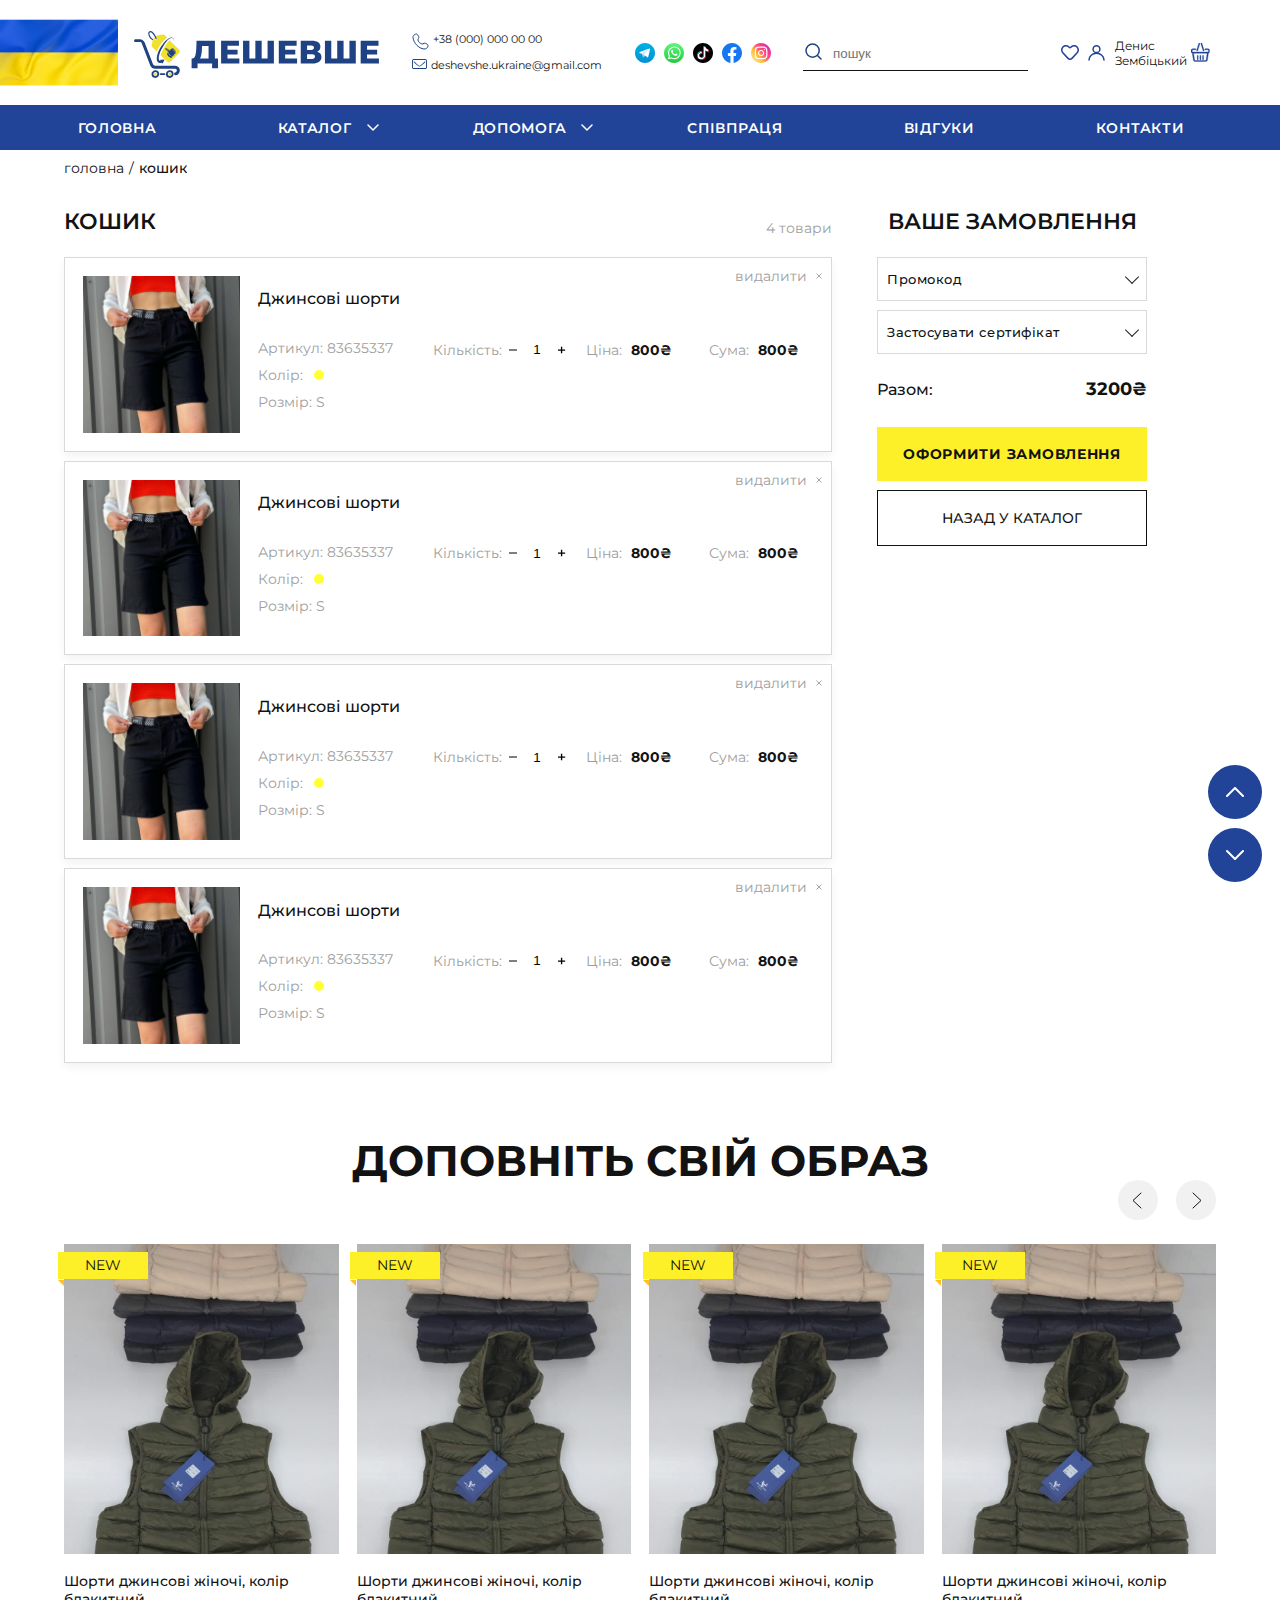
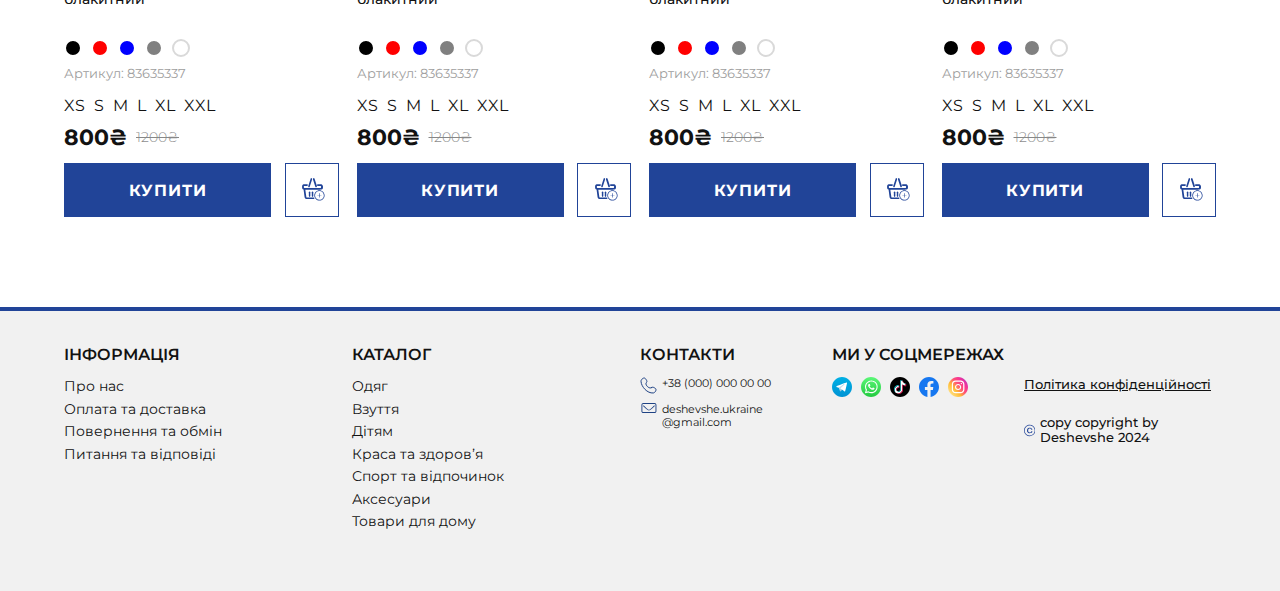
<file: docs/basket.html>
<!DOCTYPE html><html lang="uk"><head><meta charset="UTF-8"><meta name="viewport" content="width=device-width, initial-scale=1.0, user-scalable=yes, maximum-scale=2.0"><link rel="preconnect" href="https://fonts.googleapis.com">
<link rel="preconnect" href="https://fonts.gstatic.com" crossorigin>
<link href="https://fonts.googleapis.com/css2?family=Montserrat:wght@100..900&display=swap" rel="stylesheet"><link rel="stylesheet" href="css/style.css"><title>Дешевше - інтернет магазин необхідних товарів для всієї родини</title></head><body id="body"><header><div class="fixed-header"><div class="wrapper d-flex header item-center"><div class="flex-between burger-logo item-center"><div class="logo flag-img"><a href="index.html"><img src="img/logo.svg" alt="logo"></a></div></div><div class="icon-mobile flex-between item-center"><div class="search-mobile"> <a href="#"> <svg xmlns="http://www.w3.org/2000/svg" width="11" height="11" viewBox="0 0 11 11" fill="none">
<circle cx="4.5" cy="4.5" r="4" stroke="#214498"/>
<path d="M9.64645 10.3536C9.84171 10.5488 10.1583 10.5488 10.3536 10.3536C10.5488 10.1583 10.5488 9.84171 10.3536 9.64645L9.64645 10.3536ZM7.14645 7.85355L9.64645 10.3536L10.3536 9.64645L7.85355 7.14645L7.14645 7.85355Z" fill="#214498"/>
</svg></a></div><p class="like-cta"> <a href="like-product.html "> <svg xmlns="http://www.w3.org/2000/svg" width="18" height="18" viewBox="0 0 18 15" fill="none">
<path fill-rule="evenodd" clip-rule="evenodd" d="M9 3.56603C8.60077 3.56603 8.21802 3.40688 7.93648 3.12383L7.31995 2.50396C5.98855 1.16536 3.83329 1.16536 2.50189 2.50396C1.20207 3.81081 1.16178 5.92042 2.41159 7.27666L7.56529 12.8692C8.34036 13.7103 9.65962 13.7103 10.4347 12.8692L15.5884 7.27663C16.8382 5.9204 16.7979 3.81079 15.4981 2.50394C14.1667 1.16535 12.0115 1.16535 10.6801 2.50395L10.0635 3.12383C9.78198 3.40688 9.39923 3.56603 9 3.56603ZM9.79432 1.27598C9.73401 1.33093 9.67473 1.38765 9.61655 1.44615L9 2.06603L8.38346 1.44616C8.32528 1.38767 8.26601 1.33095 8.2057 1.27601C6.27808 -0.480262 3.29803 -0.423545 1.43838 1.44616C-0.42795 3.32258 -0.485295 6.34658 1.30854 8.29316L6.46223 13.8857C7.83138 15.3714 10.1686 15.3714 11.5377 13.8857L16.6915 8.29313C18.4853 6.34656 18.4279 3.32256 16.5616 1.44614C14.702 -0.423554 11.7219 -0.480273 9.79432 1.27598Z" fill="#1E4284"/>
</svg></a></p><p class="cabinet-cta"><a href="#"><svg xmlns="http://www.w3.org/2000/svg" width="11" height="10" viewBox="0 0 11 10" fill="none">
<circle cx="5.5" cy="2.5" r="2" stroke="#214498"/>
<path d="M10 9C10 6.79086 7.98528 5 5.5 5C3.01472 5 1 6.79086 1 9" stroke="#214498" stroke-linecap="round"/>
</svg></a></p><p class="cart-cta"> <a href="basket.html"><svg xmlns="http://www.w3.org/2000/svg" width="10" height="10" viewBox="0 0 10 10" fill="none">
<g clip-path="url(#clip0_474_28)">
<path fill-rule="evenodd" clip-rule="evenodd" d="M3.17996 4.28995C3.02996 4.21995 2.95996 4.00995 3.01996 3.82995L4.15996 0.229953C4.21996 0.0399531 4.38996 -0.0500469 4.52996 0.0299531C4.67996 0.0999531 4.74996 0.309953 4.68996 0.489953L3.54996 4.08995C3.50996 4.22995 3.39996 4.31995 3.28996 4.31995C3.25996 4.31995 3.22996 4.31995 3.19996 4.30995C3.19996 4.29995 3.18996 4.29995 3.17996 4.28995Z" fill="#1E4284" stroke="#1E4284" stroke-width="0.2"/>
<path fill-rule="evenodd" clip-rule="evenodd" d="M6.45 4.08992L5.31 0.489924C5.25 0.309924 5.32 0.0999238 5.47 0.0299239C5.61 -0.0500761 5.78 0.0299239 5.84 0.229924L6.98 3.82992C7.04 4.00992 6.97 4.21992 6.82 4.28992C6.79 4.30992 6.75 4.31992 6.71 4.31992C6.6 4.31992 6.49 4.22992 6.45 4.08992Z" fill="#1E4284" stroke="#1E4284" stroke-width="0.2"/>
<path fill-rule="evenodd" clip-rule="evenodd" d="M3.29004 8.63998V6.83998C3.29004 6.63998 3.41004 6.47998 3.57004 6.47998C3.73004 6.47998 3.86004 6.63998 3.86004 6.83998V8.63998C3.86004 8.83998 3.73004 8.99998 3.57004 8.99998C3.41004 8.99998 3.29004 8.83998 3.29004 8.63998Z" fill="#1E4284" stroke="#1E4284" stroke-width="0.2"/>
<path fill-rule="evenodd" clip-rule="evenodd" d="M4.70996 8.63998V6.83998C4.70996 6.63998 4.83996 6.47998 4.99996 6.47998C5.15996 6.47998 5.28996 6.63998 5.28996 6.83998V8.63998C5.28996 8.83998 5.15996 8.99998 4.99996 8.99998C4.83996 8.99998 4.70996 8.83998 4.70996 8.63998Z" fill="#1E4284" stroke="#1E4284" stroke-width="0.2"/>
<path fill-rule="evenodd" clip-rule="evenodd" d="M6.14001 8.63998V6.83998C6.14001 6.63998 6.27001 6.47998 6.43001 6.47998C6.59001 6.47998 6.71001 6.63998 6.71001 6.83998V8.63998C6.71001 8.83998 6.59001 8.99998 6.43001 8.99998C6.27001 8.99998 6.14001 8.83998 6.14001 8.63998Z" fill="#1E4284" stroke="#1E4284" stroke-width="0.2"/>
<path fill-rule="evenodd" clip-rule="evenodd" d="M9 3H7.67C7.48 3 7.33 3.14 7.33 3.3C7.33 3.47 7.48 3.61 7.67 3.61H9C9.18 3.61 9.33 3.75 9.33 3.91V4.52C9.33 4.69 9.18 4.83 9 4.83H1C0.82 4.83 0.67 4.69 0.67 4.52V3.91C0.67 3.75 0.82 3.61 1 3.61H2.33C2.52 3.61 2.67 3.47 2.67 3.3C2.67 3.14 2.52 3 2.33 3H1C0.45 3 0 3.41 0 3.91V4.52C0 4.93 0.3 5.27 0.7 5.39L1.25 9.13C1.32 9.62 1.8 10 2.33 10H7.67C8.2 10 8.68 9.62 8.75 9.13L9.3 5.39C9.7 5.27 10 4.93 10 4.52V3.91C10 3.41 9.55 3 9 3ZM8.09 9.05C8.06 9.23 7.87 9.39 7.67 9.39H2.33C2.13 9.39 1.94 9.23 1.91 9.05L1.38 5.43H8.62L8.09 9.05Z" fill="#1E4284" stroke="#1E4284" stroke-width="0.2"/>
</g>
<defs>
<clipPath id="clip0_474_28">
<rect width="10" height="10" fill="white"/>
</clipPath>
</defs>
</svg></a></p></div><div class="contact decstop-contact"><p class="d-flex"><svg xmlns="http://www.w3.org/2000/svg" width="17" height="17" viewBox="0 0 17 17" fill="none">
<path d="M11.5 10.6012C9.50415 12.7018 4.41318 7.65653 6.41662 5.54795C7.63985 4.26052 6.25803 2.78923 5.49317 1.70778C4.0577 -0.321854 0.906427 2.48034 1.00213 4.26287C1.30394 9.88404 7.38462 16.5455 13.2729 15.9645C15.115 15.7827 17.2315 12.456 15.1186 11.2402C14.0621 10.6322 12.6118 9.43099 11.5 10.6012Z" stroke="#1E4284" stroke-linecap="round" stroke-linejoin="round"/>
</svg><a href="tel:+380000000000">+38 (000) 000 00 00 </a></p><p class="d-flex"><svg xmlns="http://www.w3.org/2000/svg" width="15" height="10" viewBox="0 0 15 10" fill="none">
<path fill-rule="evenodd" clip-rule="evenodd" d="M1.875 0.9375H13.125C13.6428 0.9375 14.0625 1.35723 14.0625 1.875V8.125C14.0625 8.64277 13.6428 9.0625 13.125 9.0625H1.875C1.35723 9.0625 0.9375 8.64277 0.9375 8.125V1.875C0.9375 1.35723 1.35723 0.9375 1.875 0.9375ZM0 1.875C0 0.839466 0.839466 0 1.875 0H13.125C14.1605 0 15 0.839466 15 1.875V8.125C15 9.16053 14.1605 10 13.125 10H1.875C0.839466 10 0 9.16053 0 8.125V1.875ZM2.35405 2.60864C2.19114 2.45844 1.93354 2.46476 1.77868 2.62277C1.62382 2.78078 1.63034 3.03063 1.79324 3.18083L4.81459 5.96661C4.81997 5.97157 4.82548 5.97638 4.83113 5.98105L4.85188 5.99819C5.40924 6.45856 5.85647 6.82796 6.25018 7.07894C6.65807 7.33896 7.05015 7.5 7.5 7.5C7.94985 7.5 8.34193 7.33896 8.74982 7.07894C9.14353 6.82796 9.59076 6.45856 10.1481 5.99819L10.1481 5.99819L10.1689 5.98104C10.1745 5.97638 10.18 5.97157 10.1854 5.96661L13.2068 3.18083C13.3697 3.03063 13.3762 2.78078 13.2213 2.62277C13.0665 2.46476 12.8089 2.45844 12.646 2.60864L9.63268 5.38698C9.05424 5.86474 8.64749 6.19945 8.30277 6.41921C7.96565 6.63411 7.73022 6.71053 7.5 6.71053C7.26978 6.71053 7.03435 6.63411 6.69723 6.41921C6.35251 6.19945 5.94576 5.86474 5.36733 5.38698L2.35405 2.60864Z" fill="#1E4284"/>
</svg><a href="mailto:deshevshe.ukraine@gmail.com">deshevshe.ukraine@gmail.com</a></p></div><div class="social-header"><div class="d-flex social-icon"><p><a href="https://t.me/"> <svg xmlns="http://www.w3.org/2000/svg" width="20" height="20" viewBox="0 0 20 20" fill="none">
<g clip-path="url(#clip0_213_16744)">
<path d="M10 20C15.5228 20 20 15.5228 20 10C20 4.47715 15.5228 0 10 0C4.47715 0 0 4.47715 0 10C0 15.5228 4.47715 20 10 20Z" fill="url(#paint0_linear_213_16744)"/>
<path d="M6.7998 10.7L7.9998 14C7.9998 14 8.0998 14.3 8.2998 14.3C8.4998 14.3 10.7998 11.8 10.7998 11.8L13.3998 6.7L6.7998 9.9V10.7Z" fill="#C1DAEA"/>
<path d="M8.29966 11.6L8.09966 14C8.09966 14 7.99966 14.7 8.69966 14C9.39966 13.3 10.1997 12.7 10.1997 12.7L8.29966 11.6Z" fill="#9CC6D9"/>
<path d="M6.8001 10.8L4.4001 10C4.4001 10 4.1001 9.9 4.2001 9.6C4.2001 9.5 4.3001 9.5 4.4001 9.4C4.9001 9 14.4001 5.6 14.4001 5.6C14.4001 5.6 14.7001 5.5 14.8001 5.6C14.9001 5.6 14.9001 5.7 15.0001 5.8C15.0001 5.8 15.0001 5.9 15.0001 6C15.0001 6.1 15.0001 6.1 15.0001 6.2C14.9001 7.1 13.2001 14.1 13.2001 14.1C13.2001 14.1 13.1001 14.5 12.7001 14.5C12.6001 14.5 12.4001 14.5 12.2001 14.3C11.5001 13.7 9.0001 12 8.4001 11.6C8.4001 11.6 8.4001 11.6 8.4001 11.5V11.4C8.4001 11.4 12.8001 7.5 12.9001 7.1C12.9001 7.1 12.9001 7.1 12.8001 7.1C12.5001 7.2 7.5001 10.4 6.9001 10.7C6.9001 10.9 6.8001 10.8 6.8001 10.8Z" fill="white"/>
</g>
<defs>
<linearGradient id="paint0_linear_213_16744" x1="10" y1="20" x2="10" y2="0" gradientUnits="userSpaceOnUse">
<stop stop-color="#0093D4"/>
<stop offset="1" stop-color="#00B0E5"/>
</linearGradient>
<clipPath id="clip0_213_16744">
<rect width="20" height="20" fill="white"/>
</clipPath>
</defs>
</svg></a></p><p><a href="whatsapp://send?phone=+12345678910"> <svg xmlns="http://www.w3.org/2000/svg" width="20" height="20" viewBox="0 0 20 20" fill="none">
<g clip-path="url(#clip0_213_16752)">
<path d="M10 20C15.5228 20 20 15.5228 20 10C20 4.47715 15.5228 0 10 0C4.47715 0 0 4.47715 0 10C0 15.5228 4.47715 20 10 20Z" fill="url(#paint0_linear_213_16752)"/>
<path fill-rule="evenodd" clip-rule="evenodd" d="M14.8004 5.3C13.6004 4.1 12.0004 3.4 10.3004 3.4C6.80039 3.5 4.00039 6.3 4.00039 9.8C4.00039 10.9 4.30039 12 4.80039 13L3.90039 16.3L7.30039 15.4C8.20039 15.9 9.30039 16.2 10.3004 16.2C13.8004 16.2 16.6004 13.4 16.6004 9.9C16.7004 8.1 16.0004 6.5 14.8004 5.3ZM10.3004 15.1C9.40039 15.1 8.40039 14.8 7.60039 14.4L7.40039 14.3L5.40039 14.8L6.00039 12.8L5.90039 12.6C5.30039 11.8 5.00039 10.8 5.10039 9.8C5.10039 6.9 7.50039 4.5 10.4004 4.5C11.8004 4.5 13.1004 5 14.1004 6C15.1004 7 15.6004 8.3 15.6004 9.7C15.6004 12.7 13.2004 15.1 10.3004 15.1ZM13.2004 11.1C13.0004 11 12.3004 10.6 12.1004 10.6C12.0004 10.5 11.8004 10.5 11.7004 10.7C11.6004 10.9 11.3004 11.2 11.2004 11.3C11.1004 11.4 11.0004 11.4 10.9004 11.3C10.7004 11.2 10.2004 11.1 9.60039 10.5C9.10039 10.1 8.80039 9.6 8.70039 9.4C8.60039 9.2 8.70039 9.2 8.80039 9.1C8.90039 9.1 9.00039 9 9.10039 8.9C9.20039 8.8 9.20039 8.7 9.30039 8.6C9.40039 8.5 9.30039 8.4 9.30039 8.3C9.30039 8.2 8.90039 7.4 8.80039 7.1C8.60039 6.8 8.50039 6.9 8.40039 6.9C8.30039 6.9 8.20039 6.9 8.10039 6.9C8.00039 6.9 7.80039 6.9 7.70039 7.1C7.50039 7.2 7.10039 7.6 7.10039 8.4C7.10039 9.2 7.70039 9.9 7.70039 10C7.80039 10.1 8.80039 11.7 10.4004 12.4C10.8004 12.6 11.1004 12.7 11.3004 12.7C11.7004 12.8 12.0004 12.8 12.3004 12.8C12.6004 12.8 13.2004 12.4 13.4004 12C13.5004 11.6 13.5004 11.3 13.5004 11.2C13.5004 11.2 13.4004 11.2 13.2004 11.1Z" fill="white"/>
</g>
<defs>
<linearGradient id="paint0_linear_213_16752" x1="10" y1="18.547" x2="10" y2="-1.453" gradientUnits="userSpaceOnUse">
<stop stop-color="#27CD44"/>
<stop offset="1" stop-color="#5FFB7C"/>
</linearGradient>
<clipPath id="clip0_213_16752">
<rect width="20" height="20" fill="white"/>
</clipPath>
</defs>
</svg></a></p><p><a href=""> <svg xmlns="http://www.w3.org/2000/svg" width="20" height="20" viewBox="0 0 20 20" fill="none">
<g clip-path="url(#clip0_213_16759)">
<path d="M10 20C15.5228 20 20 15.5228 20 10C20 4.47715 15.5228 0 10 0C4.47715 0 0 4.47715 0 10C0 15.5228 4.47715 20 10 20Z" fill="black"/>
<path d="M7.29961 14C7.39961 14.1 7.49961 14.2 7.59961 14.3C7.89961 14.6 8.29961 14.7 8.69961 14.7C9.69961 14.8 10.5996 14 10.6996 13V12.9C10.6996 9.9 10.6996 6.9 10.6996 3.9C10.6996 3.7 10.6996 3.7 10.8996 3.7C11.3996 3.7 11.7996 3.7 12.2996 3.7H12.3996V3.8C12.5996 4.6 12.9996 5.2 13.6996 5.7L13.7996 5.8C13.7996 5.8 13.8996 5.8 13.8996 5.9C13.9996 6 14.0996 6.1 14.1996 6.1C14.5996 6.4 14.9996 6.6 15.3996 6.7H15.4996V6.8C15.4996 7.3 15.4996 7.9 15.4996 8.4C15.4996 8.5 15.4996 8.5 15.3996 8.5C14.9996 8.5 14.5996 8.4 14.2996 8.4C13.6996 8.3 13.0996 8 12.4996 7.6C12.4996 7.6 12.3996 7.5 12.3996 7.6V7.7C12.3996 9.2 12.3996 10.7 12.3996 12.2C12.3996 13.2 12.0996 14.2 11.3996 15C10.6996 15.8 9.79961 16.3 8.69961 16.5C7.89961 16.6 6.99961 16.5 6.29961 16.1C6.19961 16 6.09961 16 5.89961 15.9L5.79961 15.8C5.49961 15.6 5.39961 15.3 5.19961 15C4.89961 14.6 4.79961 14.1 4.69961 13.6C4.69961 13.3 4.59961 13 4.59961 12.7C4.69961 11.7 4.99961 10.9 5.59961 10.2C6.09961 9.6 6.79961 9.2 7.49961 8.9C7.79961 8.8 8.09961 8.7 8.49961 8.7C8.59961 8.7 8.59961 8.7 8.69961 8.7H8.79961V8.8C8.79961 9.3 8.79961 9.9 8.79961 10.4C8.79961 10.4 8.79961 10.4 8.79961 10.5C8.79961 10.6 8.79961 10.6 8.69961 10.6C8.59961 10.6 8.39961 10.5 8.29961 10.5C8.09961 10.5 7.79961 10.5 7.59961 10.6C6.89961 10.9 6.39961 11.4 6.29961 12.2C6.19961 13 6.49961 13.6 7.09961 14C7.19961 13.9 7.29961 14 7.29961 14Z" fill="white"/>
<path d="M5.90039 15.9C6.40039 16.2 7.00039 16.4 7.50039 16.5C7.80039 16.5 8.10039 16.6 8.30039 16.5C9.20039 16.5 10.1004 16.1 10.8004 15.5C11.5004 14.9 12.0004 14.2 12.2004 13.3C12.3004 13 12.3004 12.7 12.3004 12.5C12.3004 12.3 12.3004 12.2 12.3004 12C12.3004 10.6 12.3004 9.2 12.3004 7.8V7.7H12.4004C12.9004 8 13.4004 8.3 14.0004 8.5C14.3004 8.6 14.7004 8.6 15.0004 8.7C15.1004 8.7 15.3004 8.7 15.4004 8.7C15.5004 8.7 15.5004 8.7 15.5004 8.6C15.5004 8.5 15.5004 8.5 15.5004 8.4C15.5004 7.9 15.5004 7.4 15.5004 7V6.9C15.6004 6.9 15.8004 6.9 15.9004 7C16.0004 7 16.1004 7 16.1004 7C16.1004 7 16.2004 7 16.2004 7.1C16.2004 7.8 16.2004 8.5 16.2004 9.2C16.2004 9.3 16.2004 9.3 16.1004 9.3C15.9004 9.3 15.7004 9.3 15.5004 9.3C15.1004 9.2 14.6004 9.1 14.2004 9C13.8004 8.8 13.4004 8.6 13.1004 8.4C13.1004 8.4 13.1004 8.4 13.0004 8.3V8.4C13.0004 9.9 13.0004 11.4 13.0004 12.9C13.0004 13.7 12.8004 14.5 12.4004 15.1C11.9004 15.9 11.2004 16.5 10.2004 16.8C9.60039 17 9.10039 17.1 8.50039 17C7.60039 17 6.70039 16.6 5.90039 15.9Z" fill="#EC1655"/>
<path d="M12.5004 3.8C12.4004 3.8 12.4004 3.8 12.5004 3.8C11.9004 3.8 11.4004 3.8 10.9004 3.8C10.8004 3.8 10.8004 3.8 10.8004 3.9C10.8004 6.9 10.8004 9.9 10.8004 12.8C10.8004 13 10.8004 13.2 10.7004 13.4C10.5004 14.1 10.0004 14.6 9.30039 14.7C8.50039 14.9 7.90039 14.6 7.40039 14C7.50039 14.1 7.70039 14.1 7.90039 14.1C8.40039 14.2 8.90039 14.1 9.30039 13.9C9.80039 13.6 10.1004 13.1 10.2004 12.6C10.2004 12.5 10.2004 12.4 10.2004 12.3C10.2004 9.3 10.2004 6.3 10.2004 3.4C10.2004 3.3 10.2004 3.3 10.3004 3.3C11.0004 3.3 11.7004 3.3 12.4004 3.3C12.5004 3.3 12.5004 3.3 12.5004 3.4C12.4004 3.4 12.4004 3.6 12.5004 3.8Z" fill="#0CBAC6"/>
<path d="M8.8 8.70001C8.4 8.70001 8 8.70001 7.6 8.90001C7 9.10001 6.5 9.40001 6 9.80001C5.4 10.3 5 11 4.8 11.8C4.7 12.1 4.7 12.4 4.7 12.6C4.7 12.8 4.7 12.9 4.7 13.1C4.7 13.6 4.8 14 5 14.5C5.2 15 5.5 15.4 5.8 15.8C5.7 15.8 5.7 15.7 5.6 15.6C4.9 15.1 4.4 14.4 4.2 13.5C4.1 13.3 4 13 4 12.7C4 12.5 4 12.3 4 12C4 11.5 4.2 11 4.4 10.6C4.6 10.1 4.9 9.70001 5.3 9.30001C5.7 8.90001 6.2 8.50001 6.8 8.30001C7.2 8.20001 7.5 8.10001 7.9 8.10001C8.2 8.10001 8.5 8.10001 8.7 8.10001C8.7 8.10001 8.8 8.10001 8.8 8.20001C8.8 8.30001 8.8 8.50001 8.8 8.70001Z" fill="#0CBAC6"/>
<path d="M7.29997 14C7.09997 13.9 6.99997 13.8 6.89997 13.7C6.59997 13.4 6.39997 13 6.29997 12.5C6.19997 11.5 6.79997 10.7 7.59997 10.4C7.99997 10.3 8.29997 10.3 8.69997 10.4C8.69997 10.4 8.69997 10.4 8.79997 10.4V10.3C8.79997 9.80001 8.79997 9.20001 8.79997 8.70001V8.60001C8.99997 8.60001 9.19997 8.60001 9.39997 8.60001C9.39997 9.30001 9.39997 10 9.39997 10.8V10.9C9.29997 10.9 9.19997 10.9 9.09997 10.8C8.49997 10.7 7.99997 10.9 7.59997 11.2C7.19997 11.5 6.99997 11.9 6.89997 12.4C6.89997 13.1 6.99997 13.5 7.29997 14Z" fill="#EC1655"/>
<path d="M13.9004 5.9C13.7004 5.8 13.5004 5.6 13.3004 5.4C12.8004 4.9 12.6004 4.4 12.4004 3.8C12.6004 3.8 12.8004 3.8 13.0004 3.8C13.0004 4.3 13.2004 4.8 13.4004 5.3C13.6004 5.5 13.7004 5.7 13.9004 5.9Z" fill="#EC1655"/>
<path d="M15.6 6.9C15 6.8 14.6 6.5 14.1 6.2C14.1 6.1 14 6 14 6C14 6 14 6 14.1 6C14.4 6.2 14.8 6.3 15.2 6.4C15.3 6.4 15.5 6.4 15.7 6.4C15.8 6.4 15.8 6.4 15.8 6.5C15.6 6.6 15.6 6.7 15.6 6.9Z" fill="#0CBAC6"/>
</g>
<defs>
<clipPath id="clip0_213_16759">
<rect width="20" height="20" fill="white"/>
</clipPath>
</defs>
</svg></a></p><p><a href=""> <svg xmlns="http://www.w3.org/2000/svg" width="20" height="20" viewBox="0 0 20 20" fill="none">
<g clip-path="url(#clip0_213_16771)">
<path d="M10 0C4.5 0 0 4.5 0 10C0 15 3.7 19.1 8.4 19.9V12.9H5.9V10H8.4V7.8C8.4 5.3 9.9 3.9 12.2 3.9C13.3 3.9 14.4 4.1 14.4 4.1V6.6H13.1C11.9 6.6 11.5 7.4 11.5 8.2V10H14.3L13.9 12.9H11.6V19.9C16.3 19.1 20 15 20 10C20 4.5 15.5 0 10 0Z" fill="#1677F0"/>
</g>
<defs>
<clipPath id="clip0_213_16771">
<rect width="20" height="20" fill="white"/>
</clipPath>
</defs>
</svg></a></p><p><a href=""> <svg xmlns="http://www.w3.org/2000/svg" width="20" height="20" viewBox="0 0 20 20" fill="none">
<g clip-path="url(#clip0_213_16773)">
<path d="M10.0002 18.7C14.8603 18.7 18.8002 14.7601 18.8002 9.9C18.8002 5.03989 14.8603 1.1 10.0002 1.1C5.14009 1.1 1.2002 5.03989 1.2002 9.9C1.2002 14.7601 5.14009 18.7 10.0002 18.7Z" fill="white"/>
<path d="M10 20C4.5 20 0 15.5 0 10C0 4.5 4.5 0 10 0C15.5 0 20 4.5 20 10C20 15.5 15.5 20 10 20ZM13.4 5.9C13 5.9 12.7 6.2 12.7 6.6C12.7 7 13 7.3 13.4 7.3C13.8 7.3 14.1 7 14.1 6.6C14.1 6.2 13.8 5.9 13.4 5.9ZM10.1 6.9C8.4 6.9 7 8.3 7 10C7 11.7 8.4 13.1 10.1 13.1C11.8 13.1 13.2 11.7 13.2 10C13.2 8.3 11.8 6.9 10.1 6.9ZM10.1 12C9 12 8.1 11.1 8.1 10C8.1 8.9 9 8 10.1 8C11.2 8 12.1 8.9 12.1 10C12.1 11.1 11.2 12 10.1 12ZM16.4 7.4C16.4 5.3 14.7 3.6 12.6 3.6H7.6C5.5 3.6 3.8 5.3 3.8 7.4V12.4C3.8 14.5 5.5 16.2 7.6 16.2H12.6C14.7 16.2 16.4 14.5 16.4 12.4V7.4ZM15.2 12.4C15.2 13.8 14 15 12.6 15H7.6C6.1 15 5 13.9 5 12.4V7.4C5 6 6.1 4.8 7.6 4.8H12.6C14 4.8 15.2 6 15.2 7.4V12.4Z" fill="url(#paint0_linear_213_16773)"/>
</g>
<defs>
<linearGradient id="paint0_linear_213_16773" x1="1.92" y1="16.88" x2="26.7298" y2="-4.2452" gradientUnits="userSpaceOnUse">
<stop offset="0.0011048" stop-color="#FFE185"/>
<stop offset="0.2094" stop-color="#FFBB36"/>
<stop offset="0.3765" stop-color="#FF5176"/>
<stop offset="0.5238" stop-color="#F63395"/>
<stop offset="0.7394" stop-color="#A436D2"/>
<stop offset="1" stop-color="#5F4EED"/>
</linearGradient>
<clipPath id="clip0_213_16773">
<rect width="20" height="20" fill="white"/>
</clipPath>
</defs>
</svg></a></p></div></div><div class="search-block"><form action="#" method="post"><label for="search"><input type="text" id="search" name="search" placeholder="пошук"></label><button class="serch" type="submit"><svg xmlns="http://www.w3.org/2000/svg" width="17" height="17" viewBox="0 0 17 17" fill="none">
<path d="M16 16L12.4706 12.4706M14.2353 7.61765C14.2353 11.2725 11.2725 14.2353 7.61765 14.2353C3.96282 14.2353 1 11.2725 1 7.61765C1 3.96282 3.96282 1 7.61765 1C11.2725 1 14.2353 3.96282 14.2353 7.61765Z" stroke="#1E4284" stroke-width="1.5" stroke-linecap="round" stroke-linejoin="round"/>
</svg></button></form></div><div class="header-btn flex-between decstop-cart item-center"><p class="like-cta"> <a href="like-product.html "> <svg xmlns="http://www.w3.org/2000/svg" width="18" height="18" viewBox="0 0 18 15" fill="none">
<path fill-rule="evenodd" clip-rule="evenodd" d="M9 3.56603C8.60077 3.56603 8.21802 3.40688 7.93648 3.12383L7.31995 2.50396C5.98855 1.16536 3.83329 1.16536 2.50189 2.50396C1.20207 3.81081 1.16178 5.92042 2.41159 7.27666L7.56529 12.8692C8.34036 13.7103 9.65962 13.7103 10.4347 12.8692L15.5884 7.27663C16.8382 5.9204 16.7979 3.81079 15.4981 2.50394C14.1667 1.16535 12.0115 1.16535 10.6801 2.50395L10.0635 3.12383C9.78198 3.40688 9.39923 3.56603 9 3.56603ZM9.79432 1.27598C9.73401 1.33093 9.67473 1.38765 9.61655 1.44615L9 2.06603L8.38346 1.44616C8.32528 1.38767 8.26601 1.33095 8.2057 1.27601C6.27808 -0.480262 3.29803 -0.423545 1.43838 1.44616C-0.42795 3.32258 -0.485295 6.34658 1.30854 8.29316L6.46223 13.8857C7.83138 15.3714 10.1686 15.3714 11.5377 13.8857L16.6915 8.29313C18.4853 6.34656 18.4279 3.32256 16.5616 1.44614C14.702 -0.423554 11.7219 -0.480273 9.79432 1.27598Z" fill="#1E4284"/>
</svg></a></p><p class="cabinet-cta"> <a class="d-flex item-center" href="#"><svg xmlns="http://www.w3.org/2000/svg" width="17" height="16" viewBox="0 0 17 16" fill="none">
<circle cx="8.50016" cy="4.16667" r="3.41667" stroke="none" stroke-width="1.5"/>
<path d="M16 14.9999C16 11.318 12.6421 8.33325 8.5 8.33325C4.35786 8.33325 1 11.318 1 14.9999" stroke="#1E4284" stroke-width="1.5" stroke-linecap="round"/>
</svg><span class="name-autorization">Денис Зембіцький</span></a></p><p class="cart-cta"> <a href="basket.html"><svg xmlns="http://www.w3.org/2000/svg" viewBox="0 0 20 15" fill="none">
<g clip-path="url(#clip0_2001_1242)">
<path fill-rule="evenodd" clip-rule="evenodd" d="M4.77019 6.43505C4.54519 6.33005 4.44019 6.01505 4.53019 5.74505L6.24019 0.345052C6.33019 0.0600517 6.58519 -0.0749483 6.79519 0.0450517C7.02019 0.150052 7.12519 0.465052 7.03519 0.735052L5.32519 6.13505C5.26519 6.34505 5.10019 6.48005 4.93519 6.48005C4.89019 6.48005 4.84519 6.48005 4.80019 6.46505C4.80019 6.45005 4.78519 6.45005 4.77019 6.43505Z" fill="#none" stroke="#none" stroke-width="0.3"/>
<path fill-rule="evenodd" clip-rule="evenodd" d="M9.67476 6.13501L7.96476 0.735008C7.87476 0.465008 7.97976 0.150008 8.20476 0.0450078C8.41476 -0.0749922 8.66976 0.0450079 8.75976 0.345008L10.4698 5.74501C10.5598 6.01501 10.4548 6.33001 10.2298 6.43501C10.1848 6.46501 10.1248 6.48001 10.0648 6.48001C9.89976 6.48001 9.73476 6.34501 9.67476 6.13501Z" fill="#none" stroke="#none" stroke-width="0.3"/>
<path fill-rule="evenodd" clip-rule="evenodd" d="M4.93506 12.96V10.26C4.93506 9.95997 5.11506 9.71997 5.35506 9.71997C5.59506 9.71997 5.79006 9.95997 5.79006 10.26V12.96C5.79006 13.26 5.59506 13.5 5.35506 13.5C5.11506 13.5 4.93506 13.26 4.93506 12.96Z" fill="#none" stroke="#none" stroke-width="0.2"/>
<path fill-rule="evenodd" clip-rule="evenodd" d="M7.06494 12.96V10.26C7.06494 9.95997 7.25994 9.71997 7.49994 9.71997C7.73994 9.71997 7.93494 9.95997 7.93494 10.26V12.96C7.93494 13.26 7.73994 13.5 7.49994 13.5C7.25994 13.5 7.06494 13.26 7.06494 12.96Z" fill="#none" stroke="#none" stroke-width="0.2"/>
<path fill-rule="evenodd" clip-rule="evenodd" d="M9.20996 12.96V10.26C9.20996 9.95997 9.40496 9.71997 9.64496 9.71997C9.88496 9.71997 10.065 9.95997 10.065 10.26V12.96C10.065 13.26 9.88496 13.5 9.64496 13.5C9.40496 13.5 9.20996 13.26 9.20996 12.96Z" fill="#none" stroke="#none" stroke-width="0.2"/>
<path fill-rule="evenodd" clip-rule="evenodd" d="M13.5 4.5H11.505C11.22 4.5 10.995 4.71 10.995 4.95C10.995 5.205 11.22 5.415 11.505 5.415H13.5C13.77 5.415 13.995 5.625 13.995 5.865V6.78C13.995 7.035 13.77 7.245 13.5 7.245H1.5C1.23 7.245 1.005 7.035 1.005 6.78V5.865C1.005 5.625 1.23 5.415 1.5 5.415H3.495C3.78 5.415 4.005 5.205 4.005 4.95C4.005 4.71 3.78 4.5 3.495 4.5H1.5C0.675 4.5 0 5.115 0 5.865V6.78C0 7.395 0.45 7.905 1.05 8.085L1.875 13.695C1.98 14.43 2.7 15 3.495 15H11.505C12.3 15 13.02 14.43 13.125 13.695L13.95 8.085C14.55 7.905 15 7.395 15 6.78V5.865C15 5.115 14.325 4.5 13.5 4.5ZM12.135 13.575C12.09 13.845 11.805 14.085 11.505 14.085H3.495C3.195 14.085 2.91 13.845 2.865 13.575L2.07 8.145H12.93L12.135 13.575Z" fill="#none" stroke="#none" stroke-width="0.3"/>
</g>
<defs>
<clipPath id="clip0_2001_1242">
<rect width="15" height="15" fill="white"/>
</clipPath>
</defs>
</svg></a></p></div><div class="burger burger-fix" id="burger"><span class="bord"></span></div><div class="black-fon-popup black-fon-reg"></div><div class="popup-cabinet"><div class="registration"><a class="cancel-popup-cabinet" href="#"> <svg xmlns="http://www.w3.org/2000/svg" width="22" height="22" viewBox="0 0 22 22" fill="none">
<path d="M20.9999 1.00008L1 21M0.999915 1L20.9998 20.9999" stroke="#D9D9D9" stroke-width="2" stroke-linecap="round" stroke-linejoin="round"/>
</svg></a><h2>особистий кабінет</h2><div class="d-flex item-center cta-reg"><a class="entry active-link" href="#">вхід</a><a class="registration" href="#">Реєстрація</a></div><hr class="reg-hr"><div class="entry-form active-form"><form action="#"><p> <label for="emailEntry">E-mail</label><input type="email" name="emailEntry" id="emailEntry" placeholder="Ваш e-mail" required autocomplete="username"></p><p> <label for="passwordEntry">Пароль</label><input class="password" type="password" id="passwordEntry" name="passwordEntry" placeholder="Ваш пароль" required autocomplete="current-password" minlength="6" maxlength="25"><a class="eye closeEye" href="#" data-target="passwordEntry"><svg class="openEye" xmlns="http://www.w3.org/2000/svg" width="17" height="12" viewBox="0 0 17 12" fill="none">
<path d="M1.39258 7.004C1.19843 6.7376 1.10136 6.6044 1.03454 6.3467C0.988487 6.16909 0.988487 5.83091 1.03454 5.6533C1.10136 5.3956 1.19843 5.2624 1.39258 4.996C2.45644 3.5362 4.78758 1 8.14286 1C11.4981 1 13.8293 3.5362 14.8931 4.996C15.0873 5.2624 15.1844 5.3956 15.2512 5.6533C15.2972 5.83091 15.2972 6.16909 15.2512 6.3467C15.1844 6.6044 15.0873 6.7376 14.8931 7.004C13.8293 8.4638 11.4981 11 8.14286 11C4.78758 11 2.45644 8.4638 1.39258 7.004Z" stroke="#D9D9D9" stroke-width="1.5" stroke-linecap="round" stroke-linejoin="round"/>
<path d="M8.14244 7.42857C8.93142 7.42857 9.57101 6.78898 9.57101 6C9.57101 5.21102 8.93142 4.57143 8.14244 4.57143C7.35346 4.57143 6.71387 5.21102 6.71387 6C6.71387 6.78898 7.35346 7.42857 8.14244 7.42857Z" stroke="#D9D9D9" stroke-width="1.5" stroke-linecap="round" stroke-linejoin="round"/>
</svg></a></p><a href="#">Забули пароль?</a><button class="yellow-cta btn-card contact-cta" type="submit">увійти </button></form></div><div class="registration-form"> <form action="#"> <p> <label for="nameReg">Імʼя та прізвище</label><input type="text" name="nameReg" placeholder="Ваше імʼя та прізвище" required maxlength="50"></p><p> <label for="emailReg">E-mail</label><input type="email" name="emailReg" placeholder="Ваш e-mail" required autocomplete="username" maxlength="50"></p><p> <label for="passwordReg">Пароль<span>(Пароль повинен бути не менше 6 символів)</span></label><input class="password" type="password" id="passwordReg" name="passwordReg" placeholder="Ваш пароль" required autocomplete="new-password" minlength="6" maxlength="25"><a class="eye closeEye" href="#" data-target="passwordReg"><svg class="openEye" xmlns="http://www.w3.org/2000/svg" width="17" height="12" viewBox="0 0 17 12" fill="none">
<path d="M1.39258 7.004C1.19843 6.7376 1.10136 6.6044 1.03454 6.3467C0.988487 6.16909 0.988487 5.83091 1.03454 5.6533C1.10136 5.3956 1.19843 5.2624 1.39258 4.996C2.45644 3.5362 4.78758 1 8.14286 1C11.4981 1 13.8293 3.5362 14.8931 4.996C15.0873 5.2624 15.1844 5.3956 15.2512 5.6533C15.2972 5.83091 15.2972 6.16909 15.2512 6.3467C15.1844 6.6044 15.0873 6.7376 14.8931 7.004C13.8293 8.4638 11.4981 11 8.14286 11C4.78758 11 2.45644 8.4638 1.39258 7.004Z" stroke="#D9D9D9" stroke-width="1.5" stroke-linecap="round" stroke-linejoin="round"/>
<path d="M8.14244 7.42857C8.93142 7.42857 9.57101 6.78898 9.57101 6C9.57101 5.21102 8.93142 4.57143 8.14244 4.57143C7.35346 4.57143 6.71387 5.21102 6.71387 6C6.71387 6.78898 7.35346 7.42857 8.14244 7.42857Z" stroke="#D9D9D9" stroke-width="1.5" stroke-linecap="round" stroke-linejoin="round"/>
</svg></a></p><p> <label for="passwordReg2">Повторіть пароль</label><input class="password" type="password" id="passwordReg2" name="passwordReg2" placeholder="Ваш пароль" required autocomplete="new-password" minlength="6" maxlength="25"><a class="eye closeEye" href="#" data-target="passwordReg2"><svg class="openEye" xmlns="http://www.w3.org/2000/svg" width="17" height="12" viewBox="0 0 17 12" fill="none">
<path d="M1.39258 7.004C1.19843 6.7376 1.10136 6.6044 1.03454 6.3467C0.988487 6.16909 0.988487 5.83091 1.03454 5.6533C1.10136 5.3956 1.19843 5.2624 1.39258 4.996C2.45644 3.5362 4.78758 1 8.14286 1C11.4981 1 13.8293 3.5362 14.8931 4.996C15.0873 5.2624 15.1844 5.3956 15.2512 5.6533C15.2972 5.83091 15.2972 6.16909 15.2512 6.3467C15.1844 6.6044 15.0873 6.7376 14.8931 7.004C13.8293 8.4638 11.4981 11 8.14286 11C4.78758 11 2.45644 8.4638 1.39258 7.004Z" stroke="#D9D9D9" stroke-width="1.5" stroke-linecap="round" stroke-linejoin="round"/>
<path d="M8.14244 7.42857C8.93142 7.42857 9.57101 6.78898 9.57101 6C9.57101 5.21102 8.93142 4.57143 8.14244 4.57143C7.35346 4.57143 6.71387 5.21102 6.71387 6C6.71387 6.78898 7.35346 7.42857 8.14244 7.42857Z" stroke="#D9D9D9" stroke-width="1.5" stroke-linecap="round" stroke-linejoin="round"/>
</svg></a></p><button class="yellow-cta btn-card contact-cta" type="submit">зареєструватися </button></form></div></div></div></div><div class="black-fon"></div><div class="header-navigation"> <nav class="wrapper"><ul class="navigation-menu-catalog"><li class="mobile-head-menu"> <span>меню</span><span class="cancel-menu"><svg width="15.026367" height="15.036133" viewBox="0 0 15.0264 15.0361" fill="#fff" xmlns="http://www.w3.org/2000/svg" xmlns:xlink="http://www.w3.org/1999/xlink"><path id="видалити" d="M0.424805 0.29834C0.819336 -0.0993652 1.43848 -0.0993652 1.83301 0.29834L7.51367 6.03198L13.1943 0.29834C13.5879 -0.0993652 14.208 -0.0993652 14.6016 0.29834C14.9961 0.696289 14.9961 1.32129 14.6016 1.71924L8.9209 7.45288L14.7314 13.3171C15.125 13.7148 15.125 14.3401 14.7314 14.7378C14.3369 15.1355 13.7178 15.1355 13.3232 14.7378L7.51367 8.87354L1.70312 14.7378C1.30957 15.1355 0.689453 15.1355 0.295898 14.7378C-0.0986328 14.3401 -0.0986328 13.7148 0.295898 13.3171L6.10547 7.45288L0.424805 1.71924C0.03125 1.32129 0.03125 0.696289 0.424805 0.29834Z" clip-rule="evenodd" fill-opacity="1.000000" fill-rule="evenodd"></path></svg></span></li><li><a class="d-block" href="index.html">головна</a></li><li><a class="down-menu" href="javascript:void(0)">каталог<svg class="position-center" xmlns="http://www.w3.org/2000/svg" width="12" height="8" viewBox="0 0 12 8" fill="none">
<path d="M1 1L6 6L11 1" stroke-width="1.5" stroke-linecap="round"/>
</svg></a><div class="sub-menu-main mobile-menu"><ul class="sub-menu"><li class="default-item d-flex item-center"><a class="d-flex item-center" href="catalog.html"><svg xmlns="http://www.w3.org/2000/svg" width="15" height="15" viewBox="0 0 15 15" >
<path d="M14.85 4.87495C14.775 4.79995 13.425 3.07495 12.45 2.09995C11.4 1.04995 10.125 1.12495 9.3 1.12495H9.075C8.775 1.12495 8.55 1.34995 8.55 1.64995C8.55 2.09995 8.025 2.39995 7.425 2.39995C6.825 2.39995 6.3 2.02495 6.3 1.64995C6.3 1.34995 6.075 1.12495 5.775 1.12495H5.55C4.8 1.12495 3.45 1.04995 2.4 2.09995C1.5 3.07495 0.15 4.87495 0.15 4.87495C0 5.02495 0 5.17495 0 5.32495C0 5.47495 0.15 5.62495 0.225 5.69995L3.225 7.64995V13.2C3.225 13.575 3.525 13.95 3.975 13.95H11.1C11.475 13.95 11.85 13.65 11.85 13.2V7.64995L14.85 5.69995C14.85 5.62495 15 5.47495 15 5.32495C15 5.17495 15 5.02495 14.85 4.87495ZM10.725 5.24995V12.825H4.275V5.24995H3.225V6.29995L1.35 5.09995C1.8 4.49995 2.625 3.52495 3.3 2.84995C3.9 2.24995 4.8 2.17495 5.4 2.17495C5.7 2.99995 6.525 3.52495 7.5 3.52495C8.475 3.52495 9.3 2.99995 9.6 2.17495C10.275 2.17495 11.1 2.24995 11.7 2.84995C12.3 3.52495 13.2 4.49995 13.65 5.09995L11.775 6.29995V5.24995H10.725Z"/>
</svg><span>одяг</span></a><div class="default-menu second-subMenu"><div><p class="head-subMenu">Жінкам</p><ul><li><a href="#">Сукні</a></li><li><a href="#">Футболки</a></li><li><a href="#">Блузи</a></li><li><a href="#">Сорочки</a></li><li><a href="#">Топи</a></li><li><a href="#">Джинси</a></li><li><a href="#">Спідниці</a></li><li><a href="#">Шорти</a></li><li><a href="#">Костюми</a></li><li><a href="#">Верхній одяг</a></li><li><a href="#">Жилети</a></li><li><a href="#">Спортивний одяг</a></li><li><a href="#">Худі</a></li><li><a href="#">Лонгсліви</a></li></ul></div><div><p class="head-subMenu">Чоловікам</p><ul><li><a href="#">Футболки</a></li><li><a href="#">Сорочки</a></li><li><a href="#">Джинси</a></li><li><a href="#">Шорти</a></li><li><a href="#">Костюми</a></li><li><a href="#">Верхній одяг</a></li><li><a href="#">Жилети</a></li><li><a href="#">Спортивний одяг</a></li><li><a href="#">Худі</a></li><li><a href="#">Лонгсліви</a></li></ul></div><div><p class="head-subMenu">Дівчатам</p><ul><li><a href="#">Сукні</a></li><li><a href="#">Футболки</a></li><li><a href="#">Блузи</a></li><li><a href="#">Сорочки</a></li><li><a href="#">Топи</a></li><li><a href="#">Джинси</a></li><li><a href="#">Спідниці</a></li><li><a href="#">Шорти</a></li><li><a href="#">Костюми</a></li><li><a href="#">Верхній одяг</a></li><li><a href="#">Жилети</a></li><li><a href="#">Спортивний одяг</a></li><li><a href="#">Худі</a></li><li><a href="#">Лонгсліви</a></li></ul></div><div><p class="head-subMenu">Хлопчикам</p><ul><li><a href="#">Футболки</a></li><li><a href="#">Сорочки</a></li><li><a href="#">Джинси</a></li><li><a href="#">Шорти</a></li><li><a href="#">Костюми</a></li><li><a href="#">Верхній одяг</a></li><li><a href="#">Жилети</a></li><li><a href="#">Спортивний одяг</a></li><li><a href="#">Худі</a></li><li><a href="#">Лонгсліви</a></li></ul></div></div></li><li class="item"><a class="d-flex item-center" href="catalog.html"><svg xmlns="http://www.w3.org/2000/svg" width="15" height="15" viewBox="0 0 15 15" >
<g clip-path="url(#clip0_195_8839)">
<path d="M14.9252 11.925C14.6252 10.425 11.6252 5.17501 10.3502 3.90001L10.1252 3.75001H9.82516C8.92516 3.67501 7.50016 3.07501 6.45016 2.47501C5.77516 2.02501 5.55016 1.72501 5.55016 1.65001C5.47516 1.05001 5.25016 0.675013 4.95016 0.450013C4.50016 0.150013 3.97516 0.225013 3.52516 0.525013C3.00016 0.825013 2.62516 1.35001 2.47516 1.50001L0.300156 4.72501C-0.149845 5.32501 -0.224845 6.60001 0.600156 7.12501L11.3252 14.025C11.8502 14.325 12.3752 14.475 12.9002 14.475C13.3502 14.475 13.7252 14.4 14.0252 14.175C14.7752 13.725 15.1502 12.9 14.9252 11.925ZM10.8002 6.22501L4.27516 8.25001L1.20016 6.22501C1.12516 6.22501 1.05016 6.07501 1.05016 5.85001C1.05016 5.62501 1.12516 5.47501 1.20016 5.32501L3.37516 2.10001C3.52516 1.95001 3.75016 1.65001 3.97516 1.50001C4.12516 1.35001 4.27516 1.35001 4.35016 1.35001C4.35016 1.35001 4.35016 1.35001 4.42516 1.35001C4.42516 1.35001 4.50016 1.42501 4.57516 1.72501C4.50016 2.32501 5.25016 2.92501 5.85016 3.37501C6.97516 4.12501 8.55016 4.65001 9.67516 4.80001C9.97516 5.02501 10.3502 5.55001 10.8002 6.22501ZM11.5502 7.35001L5.77516 9.15001L5.55016 9.00001L11.4752 7.20001C11.4752 7.27501 11.4752 7.27501 11.5502 7.35001ZM13.5002 13.35C13.1252 13.575 12.5252 13.5 12.0002 13.2L7.05016 9.97501L12.1502 8.40001C13.1252 10.05 13.8002 11.55 13.9502 12.15C14.0252 12.675 13.8752 13.125 13.5002 13.35Z" />
<path d="M9.07511 5.17503C8.92511 5.40003 9.00011 5.62503 9.22511 5.77503C9.45011 5.92503 9.67511 5.85003 9.82511 5.62503C9.97511 5.40003 9.90011 5.17503 9.67511 5.02503C9.45011 4.95003 9.22511 5.02503 9.07511 5.17503Z" />
</g>
<defs>
<clipPath id="clip0_195_8839">
<rect width="15" height="15" fill="white"/>
</clipPath>
</defs>
</svg><span> взуття</span></a><div class="second-subMenu"><div><p class="head-subMenu">Жінкам</p><ul><li><a href="#">Кросівки</a></li><li><a href="#">Футболки</a></li><li><a href="#">Блузи</a></li><li><a href="#">Сорочки</a></li></ul></div><div><p class="head-subMenu">Чоловікам</p><ul><li><a href="#">Футболки</a></li><li><a href="#">Сорочки</a></li><li><a href="#">Джинси</a></li><li><a href="#">Шорти</a></li><li><a href="#">Костюми</a></li><li><a href="#">Верхній одяг</a></li><li><a href="#">Жилети</a></li><li><a href="#">Спортивний одяг</a></li><li><a href="#">Худі</a></li><li><a href="#">Лонгсліви</a></li></ul></div><div><p class="head-subMenu">Дівчатам</p><ul><li><a href="#">Сукні</a></li><li><a href="#">Футболки</a></li><li><a href="#">Блузи</a></li><li><a href="#">Сорочки</a></li><li><a href="#">Топи</a></li><li><a href="#">Джинси</a></li><li><a href="#">Спідниці</a></li><li><a href="#">Шорти</a></li><li><a href="#">Костюми</a></li><li><a href="#">Верхній одяг</a></li><li><a href="#">Жилети</a></li><li><a href="#">Спортивний одяг</a></li><li><a href="#">Худі</a></li><li><a href="#">Лонгсліви</a></li></ul></div><div><p class="head-subMenu">Хлопчикам</p><ul><li><a href="#">Футболки</a></li><li><a href="#">Сорочки</a></li><li><a href="#">Джинси</a></li><li><a href="#">Шорти</a></li><li><a href="#">Костюми</a></li><li><a href="#">Верхній одяг</a></li><li><a href="#">Жилети</a></li><li><a href="#">Спортивний одяг</a></li><li><a href="#">Худі</a></li><li><a href="#">Лонгсліви</a></li></ul></div></div></li><li class="d-flex item-center item"><a href="catalog.html"> <svg xmlns="http://www.w3.org/2000/svg" width="15" height="15" viewBox="0 0 15 15" >
<path d="M15 6.45005C15 3.45005 12.6 1.05005 9.675 1.05005H9.15C8.85 1.05005 8.625 1.27505 8.625 1.57505V5.70005H4.125L2.85 2.55005C2.775 2.40005 2.55 2.25005 2.325 2.25005H0.525C0.225 2.25005 0 2.47505 0 2.77505C0 3.07505 0.225 3.30005 0.525 3.30005H1.95L3.225 6.37505V6.75005C3.225 7.35005 3.3 7.87505 3.525 8.32505V8.40005L3.6 8.47505C3.75 8.92505 4.05 9.37505 4.35 9.75005C3.9 10.2 3.6 10.8 3.6 11.475C3.6 12.825 4.65 13.875 6 13.875C7.35 13.875 8.4 12.825 8.4 11.475C8.4 11.475 8.4 11.475 8.4 11.4H9.9C9.9 11.4 9.9 11.4 9.9 11.475C9.9 12.825 10.95 13.875 12.3 13.875C13.65 13.875 14.7 12.825 14.7 11.475C14.7 10.8 14.4 10.2 13.95 9.75005C14.625 9.00005 15 7.87505 15 6.75005V6.45005ZM5.325 10.425C5.475 10.35 5.625 10.275 5.85 10.2C5.925 10.2 6 10.2 6 10.2C6.375 10.2 6.75 10.35 7.05 10.725C7.125 10.875 7.275 11.025 7.275 11.25C7.275 11.325 7.275 11.4 7.275 11.55C7.275 12.225 6.675 12.825 6 12.825C5.325 12.825 4.725 12.225 4.725 11.55C4.725 11.1 4.95 10.725 5.325 10.425ZM10.95 11.25C11.025 11.1 11.1 10.875 11.175 10.725C11.4 10.425 11.775 10.2 12.225 10.2C12.3 10.2 12.375 10.2 12.45 10.2C12.6 10.2 12.825 10.275 12.975 10.425C13.35 10.65 13.575 11.1 13.575 11.475C13.575 12.15 12.975 12.75 12.3 12.75C11.625 12.75 11.025 12.15 11.025 11.475C10.95 11.475 10.95 11.325 10.95 11.25ZM12.225 9.15005C11.325 9.15005 10.575 9.60005 10.125 10.425H8.025C7.575 9.67505 6.825 9.15005 5.925 9.15005C5.7 9.15005 5.475 9.15005 5.25 9.22505C5.1 9.07505 5.025 8.92505 4.875 8.77505H11.025C11.325 8.77505 11.55 8.55005 11.55 8.25005C11.55 7.95005 11.325 7.72505 11.025 7.72505H4.425C4.35 7.42505 4.35 7.12505 4.35 6.82505H9.15C9.45 6.82505 9.675 6.60005 9.675 6.30005V2.17505C12 2.17505 13.875 4.12505 13.875 6.45005V6.75005C13.875 7.65005 13.5 8.55005 12.9 9.22505C12.675 9.22505 12.45 9.15005 12.225 9.15005Z" />
</svg><span>дітям</span></a></li><li class="d-flex item-center item"><a href="catalog.html"> <svg xmlns="http://www.w3.org/2000/svg" width="15" height="15" viewBox="0 0 15 15" >
<g clip-path="url(#clip0_195_8849)">
<path d="M14.1752 7.575C14.1002 7.125 13.9502 6.75 13.5752 6.45C13.7252 3.825 11.7002 3.15 11.6252 3.15L11.2502 3L11.1002 3.45C10.8752 3.975 8.92519 4.35 8.02519 4.575H7.9502C7.8002 4.575 7.6502 4.65 7.5752 4.65C7.0502 4.725 6.6752 5.025 6.5252 5.4C6.3752 5.775 6.3752 6.15 6.4502 6.375C6.0752 6.675 5.8502 7.125 5.7752 7.575C5.2502 7.725 4.9502 8.25 4.9502 8.775V12.75C4.9502 13.5 5.5502 14.025 6.2252 14.025H13.7252C14.4002 14.025 15.0002 13.425 15.0002 12.75V8.775C15.0002 8.175 14.6252 7.725 14.1752 7.575ZM14.1002 8.775V12.75C14.1002 12.975 13.9502 13.125 13.7252 13.125H6.2252C6.0752 13.125 5.8502 12.975 5.8502 12.75V8.775C5.8502 8.55 6.0002 8.4 6.2252 8.4H13.7252C13.9502 8.4 14.1002 8.55 14.1002 8.775ZM6.7502 7.5C6.8252 7.2 7.1252 6.975 7.5002 6.975H12.4502C12.7502 6.975 13.0502 7.2 13.2002 7.5H6.7502ZM12.4502 6H7.5002C7.4252 6 7.3502 6 7.3502 6C7.3502 5.925 7.3502 5.85 7.3502 5.775C7.4252 5.625 7.5752 5.55 7.7252 5.55L8.2502 5.475C9.82519 5.175 11.1002 4.875 11.7002 4.2C12.0752 4.425 12.6002 4.95 12.6752 6C12.6002 6 12.5252 6 12.4502 6Z" />
<path d="M4.425 8.10002V5.77502C4.425 5.40002 4.275 5.02502 3.975 4.80002V2.40002C3.975 1.95002 3.75 1.57502 3.375 1.42502L1.875 0.825021C1.725 0.750021 1.425 0.750021 1.275 0.900021C1.05 0.975021 0.975 1.20002 0.975 1.42502V4.80002C0.675 5.10002 0.45 5.40002 0.45 5.77502V8.10002C0.225 8.25002 0 8.55002 0 8.85002V12C0 13.275 0.975 14.25 2.175 14.25H2.7C3.9 14.25 4.875 13.2 4.875 12V8.85002C4.875 8.55002 4.725 8.25002 4.425 8.10002ZM3.825 12.6C3.6 13.05 3.15 13.275 2.7 13.275H2.175C1.725 13.275 1.275 12.975 1.05 12.6H3.825ZM1.425 8.02502V5.77502C1.425 5.62502 1.5 5.55002 1.65 5.55002H3.3C3.375 5.55002 3.525 5.62502 3.525 5.77502V8.02502H1.425ZM1.875 4.65002V1.87502L2.925 2.40002C3 2.32502 3 2.40002 3 2.40002V4.57502H1.875V4.65002ZM3.975 9.00002V11.625H0.975V9.00002H3.975Z" />
<path d="M1.5752 11.4C1.8002 11.4 1.9502 11.25 1.9502 11.025V9.59998C1.9502 9.37498 1.8002 9.22498 1.5752 9.22498C1.3502 9.22498 1.2002 9.37498 1.2002 9.59998V11.025C1.2002 11.25 1.4252 11.4 1.5752 11.4Z" />
<path d="M9.9751 8.77502C8.2501 8.77502 6.9751 9.67502 6.9751 10.8C6.9751 11.925 8.3251 12.825 9.9751 12.825C11.7001 12.825 12.9751 11.925 12.9751 10.8C12.9751 9.67502 11.7001 8.77502 9.9751 8.77502ZM12.0751 10.8C12.0751 11.4 11.1001 11.85 9.9751 11.85C8.8501 11.85 7.8751 11.325 7.8751 10.8C7.8751 10.2 8.8501 9.75002 9.9751 9.75002C11.1001 9.75002 12.0751 10.2 12.0751 10.8Z" />
</g>
<defs>
<clipPath id="clip0_195_8849">
<rect width="15" height="15" fill="white"/>
</clipPath>
</defs>
</svg><span>краса та здоровʼя</span></a></li><li class="d-flex item-center item"><a href="catalog.html"> <svg xmlns="http://www.w3.org/2000/svg" width="15" height="15" viewBox="0 0 15 15" >
<g clip-path="url(#clip0_195_8857)">
<path d="M12.825 2.175C11.4 0.75 9.525 0 7.5 0C5.475 0 3.6 0.75 2.175 2.175C0.75 3.6 0 5.475 0 7.5C0 9.525 0.75 11.4 2.175 12.825C3.6 14.25 5.475 15 7.5 15C9.525 15 11.4 14.25 12.825 12.825C14.25 11.4 15 9.525 15 7.5C15 5.475 14.25 3.6 12.825 2.175ZM11.325 12.45C10.35 13.2 9.225 13.65 8.1 13.725V8.1H9.375C9.525 9.525 10.125 10.65 10.575 11.4C10.875 11.85 11.175 12.225 11.325 12.45ZM8.1 6.9V1.275C9.3 1.425 10.425 1.875 11.325 2.55C11.1 2.775 10.8 3.15 10.575 3.6C10.05 4.35 9.525 5.55 9.375 6.9H8.1ZM11.625 4.275C11.85 3.9 12.075 3.6 12.3 3.375C13.125 4.35 13.725 5.625 13.8 6.9H10.65C10.725 5.775 11.175 4.875 11.625 4.275ZM13.725 8.1C13.575 9.375 13.05 10.65 12.225 11.625C11.7 11.025 10.8 9.75 10.575 8.1H13.725ZM1.275 6.9C1.425 5.625 1.95 4.35 2.775 3.375C3.3 3.975 4.2 5.25 4.425 6.9H1.275ZM3.675 2.55C4.65 1.8 5.775 1.35 6.9 1.275V6.9H5.625C5.475 5.475 4.875 4.35 4.425 3.6C4.125 3.15 3.9 2.775 3.675 2.55ZM6.9 8.1V13.725C5.7 13.575 4.575 13.125 3.675 12.45C3.9 12.225 4.2 11.85 4.425 11.4C4.95 10.65 5.475 9.45 5.625 8.1H6.9ZM4.425 8.1C4.275 9.225 3.825 10.125 3.45 10.725C3.225 11.1 3 11.4 2.775 11.625C1.95 10.65 1.35 9.375 1.275 8.1H4.425Z" />
</g>
<defs>
<clipPath id="clip0_195_8857">
<rect width="15" height="15" fill="white"/>
</clipPath>
</defs>
</svg><span>спорт та відпочинок</span></a></li><li class="d-flex item-center item"><a href="catalog.html"> <svg xmlns="http://www.w3.org/2000/svg" width="15" height="15" viewBox="0 0 15 15" >
<g clip-path="url(#clip0_195_8861)">
<path d="M14.1002 3.825H12.2252C12.0002 1.65 9.97517 0 7.50017 0C5.02517 0 3.00017 1.65 2.70017 3.825H0.900174L0.000174221 12.075C-0.0748258 12.825 0.225174 13.575 0.750174 14.1C1.35017 14.7 2.17517 15 3.07517 15H11.9252C12.8252 15 13.6502 14.7 14.2502 14.1C14.8502 13.5 15.0752 12.825 15.0002 12.075L14.1002 3.825ZM3.82517 3.825C4.12517 2.25 5.70017 1.05 7.50017 1.05C9.30017 1.05 10.8752 2.25 11.1752 3.825H3.82517ZM7.80017 8.925V10.35H7.35017V8.925H7.80017ZM8.92517 9V8.775C8.92517 8.475 8.77517 8.25 8.47517 8.1C8.32517 8.025 8.17517 7.95 8.02517 7.95H7.12517C6.97517 7.95 6.75017 8.025 6.60017 8.1C6.37517 8.25 6.22517 8.475 6.22517 8.775V9C4.12517 8.55 2.40017 6.825 2.02517 4.8H12.9752C12.6002 6.825 11.0252 8.475 8.92517 9ZM1.65017 6.9C2.62517 8.55 4.27517 9.675 6.22517 10.05V10.5C6.22517 10.95 6.60017 11.325 7.12517 11.325H8.02517C8.55017 11.325 8.92517 10.95 8.92517 10.5V9.975C10.8002 9.6 12.3752 8.475 13.3502 6.9L13.8752 12.075C13.9502 12.525 13.7252 12.975 13.4252 13.275C13.0502 13.65 12.5252 13.875 11.9252 13.875H3.07517C2.47517 13.875 1.95017 13.65 1.57517 13.275C1.20017 12.9 1.05017 12.525 1.12517 12.075L1.65017 6.9Z" />
</g>
<defs>
<clipPath id="clip0_195_8861">
<rect width="15" height="15" fill="white"/>
</clipPath>
</defs>
</svg><span>аксесуари</span></a></li><li class="d-flex item-center item"><a href="catalog.html"> <svg xmlns="http://www.w3.org/2000/svg" width="15" height="15" viewBox="0 0 15 15" >
<g clip-path="url(#clip0_195_8864)">
<path d="M14.7751 6.525L8.02511 0.825C7.72511 0.6 7.27511 0.6 6.97511 0.825L0.225109 6.525C0.000109188 6.75 -0.0748908 7.05 0.0751092 7.35C0.225109 7.65 0.450109 7.8 0.825109 7.8H1.95011V13.35C1.95011 13.725 2.32511 14.1 2.70011 14.1H5.70011C6.15011 14.1 6.45011 13.8 6.45011 13.35V9.9H8.62511V13.35C8.62511 13.725 9.00011 14.1 9.37511 14.1H12.3751C12.8251 14.1 13.1251 13.8 13.1251 13.35V7.8H14.2501C14.5501 7.8 14.8501 7.65 15.0001 7.35C15.0751 7.05 15.0001 6.75 14.7751 6.525ZM12.0001 7.5V13.05H9.67511V9.6C9.67511 9.225 9.30011 8.85 8.92511 8.85H6.07511C5.62511 8.85 5.32511 9.15 5.32511 9.6V13.05H3.00011V7.5C3.00011 7.125 2.62511 6.75 2.25011 6.75H1.65011L7.50011 1.8L13.3501 6.75H12.7501C12.3751 6.75 12.0001 7.05 12.0001 7.5Z" />
</g>
<defs>
<clipPath id="clip0_195_8864">
<rect width="15" height="15" fill="white"/>
</clipPath>
</defs>
</svg><span>товари для дому</span></a></li></ul></div></li><li><a class="down-menu d-block" href="help.html">допомога<svg class="position-center help-svg" xmlns="http://www.w3.org/2000/svg" width="12" height="8" viewBox="0 0 12 8" fill="none">
<path d="M1 1L6 6L11 1" stroke-width="1.5" stroke-linecap="round"/>
</svg></a><ul class="help-sub-menu"><li><a href="help.html#aboutUs" data-href="aboutUs">Про нас</a></li><li><a href="help.html#payDelivery" data-href="payDelivery">Оплата та доставка</a></li><li><a href="help.html#povernenia" data-href="povernenia">Повернення та обмін</a></li><li><a href="help.html#question" data-href="question">Питання та відповіді</a></li></ul></li><li><a class="d-block" href="spivpracia.html">співпраця</a></li><li><a class="d-block" href="comment.html">відгуки</a></li><li><a class="d-block" href="contact.html">контакти</a></li><li class="contact-mobile-menu"> <p class="head-mobile-menu">Контакти</p><p class="d-flex"><svg xmlns="http://www.w3.org/2000/svg" width="17" height="17" viewBox="0 0 17 17" fill="none">
<path d="M11.5 10.6012C9.50415 12.7018 4.41318 7.65653 6.41662 5.54795C7.63985 4.26052 6.25803 2.78923 5.49317 1.70778C4.0577 -0.321854 0.906427 2.48034 1.00213 4.26287C1.30394 9.88404 7.38462 16.5455 13.2729 15.9645C15.115 15.7827 17.2315 12.456 15.1186 11.2402C14.0621 10.6322 12.6118 9.43099 11.5 10.6012Z" stroke="#1E4284" stroke-linecap="round" stroke-linejoin="round"/>
</svg><a href="tel:+380000000000">+38 (000) 000 00 00 </a></p><p class="d-flex"><svg xmlns="http://www.w3.org/2000/svg" width="15" height="10" viewBox="0 0 15 10" fill="none">
<path fill-rule="evenodd" clip-rule="evenodd" d="M1.875 0.9375H13.125C13.6428 0.9375 14.0625 1.35723 14.0625 1.875V8.125C14.0625 8.64277 13.6428 9.0625 13.125 9.0625H1.875C1.35723 9.0625 0.9375 8.64277 0.9375 8.125V1.875C0.9375 1.35723 1.35723 0.9375 1.875 0.9375ZM0 1.875C0 0.839466 0.839466 0 1.875 0H13.125C14.1605 0 15 0.839466 15 1.875V8.125C15 9.16053 14.1605 10 13.125 10H1.875C0.839466 10 0 9.16053 0 8.125V1.875ZM2.35405 2.60864C2.19114 2.45844 1.93354 2.46476 1.77868 2.62277C1.62382 2.78078 1.63034 3.03063 1.79324 3.18083L4.81459 5.96661C4.81997 5.97157 4.82548 5.97638 4.83113 5.98105L4.85188 5.99819C5.40924 6.45856 5.85647 6.82796 6.25018 7.07894C6.65807 7.33896 7.05015 7.5 7.5 7.5C7.94985 7.5 8.34193 7.33896 8.74982 7.07894C9.14353 6.82796 9.59076 6.45856 10.1481 5.99819L10.1481 5.99819L10.1689 5.98104C10.1745 5.97638 10.18 5.97157 10.1854 5.96661L13.2068 3.18083C13.3697 3.03063 13.3762 2.78078 13.2213 2.62277C13.0665 2.46476 12.8089 2.45844 12.646 2.60864L9.63268 5.38698C9.05424 5.86474 8.64749 6.19945 8.30277 6.41921C7.96565 6.63411 7.73022 6.71053 7.5 6.71053C7.26978 6.71053 7.03435 6.63411 6.69723 6.41921C6.35251 6.19945 5.94576 5.86474 5.36733 5.38698L2.35405 2.60864Z" fill="#1E4284"/>
</svg><a href="mailto:deshevshe.ukraine@gmail.com">deshevshe.ukraine@gmail.com</a></p><p class="head-mobile-menu">ми у соцмережах</p><div class="d-flex social-icon"><p><a href="https://t.me/"> <svg xmlns="http://www.w3.org/2000/svg" width="20" height="20" viewBox="0 0 20 20" fill="none">
<g clip-path="url(#clip0_213_16744)">
<path d="M10 20C15.5228 20 20 15.5228 20 10C20 4.47715 15.5228 0 10 0C4.47715 0 0 4.47715 0 10C0 15.5228 4.47715 20 10 20Z" fill="url(#paint0_linear_213_16744)"/>
<path d="M6.7998 10.7L7.9998 14C7.9998 14 8.0998 14.3 8.2998 14.3C8.4998 14.3 10.7998 11.8 10.7998 11.8L13.3998 6.7L6.7998 9.9V10.7Z" fill="#C1DAEA"/>
<path d="M8.29966 11.6L8.09966 14C8.09966 14 7.99966 14.7 8.69966 14C9.39966 13.3 10.1997 12.7 10.1997 12.7L8.29966 11.6Z" fill="#9CC6D9"/>
<path d="M6.8001 10.8L4.4001 10C4.4001 10 4.1001 9.9 4.2001 9.6C4.2001 9.5 4.3001 9.5 4.4001 9.4C4.9001 9 14.4001 5.6 14.4001 5.6C14.4001 5.6 14.7001 5.5 14.8001 5.6C14.9001 5.6 14.9001 5.7 15.0001 5.8C15.0001 5.8 15.0001 5.9 15.0001 6C15.0001 6.1 15.0001 6.1 15.0001 6.2C14.9001 7.1 13.2001 14.1 13.2001 14.1C13.2001 14.1 13.1001 14.5 12.7001 14.5C12.6001 14.5 12.4001 14.5 12.2001 14.3C11.5001 13.7 9.0001 12 8.4001 11.6C8.4001 11.6 8.4001 11.6 8.4001 11.5V11.4C8.4001 11.4 12.8001 7.5 12.9001 7.1C12.9001 7.1 12.9001 7.1 12.8001 7.1C12.5001 7.2 7.5001 10.4 6.9001 10.7C6.9001 10.9 6.8001 10.8 6.8001 10.8Z" fill="white"/>
</g>
<defs>
<linearGradient id="paint0_linear_213_16744" x1="10" y1="20" x2="10" y2="0" gradientUnits="userSpaceOnUse">
<stop stop-color="#0093D4"/>
<stop offset="1" stop-color="#00B0E5"/>
</linearGradient>
<clipPath id="clip0_213_16744">
<rect width="20" height="20" fill="white"/>
</clipPath>
</defs>
</svg></a></p><p><a href="whatsapp://send?phone=+12345678910"> <svg xmlns="http://www.w3.org/2000/svg" width="20" height="20" viewBox="0 0 20 20" fill="none">
<g clip-path="url(#clip0_213_16752)">
<path d="M10 20C15.5228 20 20 15.5228 20 10C20 4.47715 15.5228 0 10 0C4.47715 0 0 4.47715 0 10C0 15.5228 4.47715 20 10 20Z" fill="url(#paint0_linear_213_16752)"/>
<path fill-rule="evenodd" clip-rule="evenodd" d="M14.8004 5.3C13.6004 4.1 12.0004 3.4 10.3004 3.4C6.80039 3.5 4.00039 6.3 4.00039 9.8C4.00039 10.9 4.30039 12 4.80039 13L3.90039 16.3L7.30039 15.4C8.20039 15.9 9.30039 16.2 10.3004 16.2C13.8004 16.2 16.6004 13.4 16.6004 9.9C16.7004 8.1 16.0004 6.5 14.8004 5.3ZM10.3004 15.1C9.40039 15.1 8.40039 14.8 7.60039 14.4L7.40039 14.3L5.40039 14.8L6.00039 12.8L5.90039 12.6C5.30039 11.8 5.00039 10.8 5.10039 9.8C5.10039 6.9 7.50039 4.5 10.4004 4.5C11.8004 4.5 13.1004 5 14.1004 6C15.1004 7 15.6004 8.3 15.6004 9.7C15.6004 12.7 13.2004 15.1 10.3004 15.1ZM13.2004 11.1C13.0004 11 12.3004 10.6 12.1004 10.6C12.0004 10.5 11.8004 10.5 11.7004 10.7C11.6004 10.9 11.3004 11.2 11.2004 11.3C11.1004 11.4 11.0004 11.4 10.9004 11.3C10.7004 11.2 10.2004 11.1 9.60039 10.5C9.10039 10.1 8.80039 9.6 8.70039 9.4C8.60039 9.2 8.70039 9.2 8.80039 9.1C8.90039 9.1 9.00039 9 9.10039 8.9C9.20039 8.8 9.20039 8.7 9.30039 8.6C9.40039 8.5 9.30039 8.4 9.30039 8.3C9.30039 8.2 8.90039 7.4 8.80039 7.1C8.60039 6.8 8.50039 6.9 8.40039 6.9C8.30039 6.9 8.20039 6.9 8.10039 6.9C8.00039 6.9 7.80039 6.9 7.70039 7.1C7.50039 7.2 7.10039 7.6 7.10039 8.4C7.10039 9.2 7.70039 9.9 7.70039 10C7.80039 10.1 8.80039 11.7 10.4004 12.4C10.8004 12.6 11.1004 12.7 11.3004 12.7C11.7004 12.8 12.0004 12.8 12.3004 12.8C12.6004 12.8 13.2004 12.4 13.4004 12C13.5004 11.6 13.5004 11.3 13.5004 11.2C13.5004 11.2 13.4004 11.2 13.2004 11.1Z" fill="white"/>
</g>
<defs>
<linearGradient id="paint0_linear_213_16752" x1="10" y1="18.547" x2="10" y2="-1.453" gradientUnits="userSpaceOnUse">
<stop stop-color="#27CD44"/>
<stop offset="1" stop-color="#5FFB7C"/>
</linearGradient>
<clipPath id="clip0_213_16752">
<rect width="20" height="20" fill="white"/>
</clipPath>
</defs>
</svg></a></p><p><a href=""> <svg xmlns="http://www.w3.org/2000/svg" width="20" height="20" viewBox="0 0 20 20" fill="none">
<g clip-path="url(#clip0_213_16759)">
<path d="M10 20C15.5228 20 20 15.5228 20 10C20 4.47715 15.5228 0 10 0C4.47715 0 0 4.47715 0 10C0 15.5228 4.47715 20 10 20Z" fill="black"/>
<path d="M7.29961 14C7.39961 14.1 7.49961 14.2 7.59961 14.3C7.89961 14.6 8.29961 14.7 8.69961 14.7C9.69961 14.8 10.5996 14 10.6996 13V12.9C10.6996 9.9 10.6996 6.9 10.6996 3.9C10.6996 3.7 10.6996 3.7 10.8996 3.7C11.3996 3.7 11.7996 3.7 12.2996 3.7H12.3996V3.8C12.5996 4.6 12.9996 5.2 13.6996 5.7L13.7996 5.8C13.7996 5.8 13.8996 5.8 13.8996 5.9C13.9996 6 14.0996 6.1 14.1996 6.1C14.5996 6.4 14.9996 6.6 15.3996 6.7H15.4996V6.8C15.4996 7.3 15.4996 7.9 15.4996 8.4C15.4996 8.5 15.4996 8.5 15.3996 8.5C14.9996 8.5 14.5996 8.4 14.2996 8.4C13.6996 8.3 13.0996 8 12.4996 7.6C12.4996 7.6 12.3996 7.5 12.3996 7.6V7.7C12.3996 9.2 12.3996 10.7 12.3996 12.2C12.3996 13.2 12.0996 14.2 11.3996 15C10.6996 15.8 9.79961 16.3 8.69961 16.5C7.89961 16.6 6.99961 16.5 6.29961 16.1C6.19961 16 6.09961 16 5.89961 15.9L5.79961 15.8C5.49961 15.6 5.39961 15.3 5.19961 15C4.89961 14.6 4.79961 14.1 4.69961 13.6C4.69961 13.3 4.59961 13 4.59961 12.7C4.69961 11.7 4.99961 10.9 5.59961 10.2C6.09961 9.6 6.79961 9.2 7.49961 8.9C7.79961 8.8 8.09961 8.7 8.49961 8.7C8.59961 8.7 8.59961 8.7 8.69961 8.7H8.79961V8.8C8.79961 9.3 8.79961 9.9 8.79961 10.4C8.79961 10.4 8.79961 10.4 8.79961 10.5C8.79961 10.6 8.79961 10.6 8.69961 10.6C8.59961 10.6 8.39961 10.5 8.29961 10.5C8.09961 10.5 7.79961 10.5 7.59961 10.6C6.89961 10.9 6.39961 11.4 6.29961 12.2C6.19961 13 6.49961 13.6 7.09961 14C7.19961 13.9 7.29961 14 7.29961 14Z" fill="white"/>
<path d="M5.90039 15.9C6.40039 16.2 7.00039 16.4 7.50039 16.5C7.80039 16.5 8.10039 16.6 8.30039 16.5C9.20039 16.5 10.1004 16.1 10.8004 15.5C11.5004 14.9 12.0004 14.2 12.2004 13.3C12.3004 13 12.3004 12.7 12.3004 12.5C12.3004 12.3 12.3004 12.2 12.3004 12C12.3004 10.6 12.3004 9.2 12.3004 7.8V7.7H12.4004C12.9004 8 13.4004 8.3 14.0004 8.5C14.3004 8.6 14.7004 8.6 15.0004 8.7C15.1004 8.7 15.3004 8.7 15.4004 8.7C15.5004 8.7 15.5004 8.7 15.5004 8.6C15.5004 8.5 15.5004 8.5 15.5004 8.4C15.5004 7.9 15.5004 7.4 15.5004 7V6.9C15.6004 6.9 15.8004 6.9 15.9004 7C16.0004 7 16.1004 7 16.1004 7C16.1004 7 16.2004 7 16.2004 7.1C16.2004 7.8 16.2004 8.5 16.2004 9.2C16.2004 9.3 16.2004 9.3 16.1004 9.3C15.9004 9.3 15.7004 9.3 15.5004 9.3C15.1004 9.2 14.6004 9.1 14.2004 9C13.8004 8.8 13.4004 8.6 13.1004 8.4C13.1004 8.4 13.1004 8.4 13.0004 8.3V8.4C13.0004 9.9 13.0004 11.4 13.0004 12.9C13.0004 13.7 12.8004 14.5 12.4004 15.1C11.9004 15.9 11.2004 16.5 10.2004 16.8C9.60039 17 9.10039 17.1 8.50039 17C7.60039 17 6.70039 16.6 5.90039 15.9Z" fill="#EC1655"/>
<path d="M12.5004 3.8C12.4004 3.8 12.4004 3.8 12.5004 3.8C11.9004 3.8 11.4004 3.8 10.9004 3.8C10.8004 3.8 10.8004 3.8 10.8004 3.9C10.8004 6.9 10.8004 9.9 10.8004 12.8C10.8004 13 10.8004 13.2 10.7004 13.4C10.5004 14.1 10.0004 14.6 9.30039 14.7C8.50039 14.9 7.90039 14.6 7.40039 14C7.50039 14.1 7.70039 14.1 7.90039 14.1C8.40039 14.2 8.90039 14.1 9.30039 13.9C9.80039 13.6 10.1004 13.1 10.2004 12.6C10.2004 12.5 10.2004 12.4 10.2004 12.3C10.2004 9.3 10.2004 6.3 10.2004 3.4C10.2004 3.3 10.2004 3.3 10.3004 3.3C11.0004 3.3 11.7004 3.3 12.4004 3.3C12.5004 3.3 12.5004 3.3 12.5004 3.4C12.4004 3.4 12.4004 3.6 12.5004 3.8Z" fill="#0CBAC6"/>
<path d="M8.8 8.70001C8.4 8.70001 8 8.70001 7.6 8.90001C7 9.10001 6.5 9.40001 6 9.80001C5.4 10.3 5 11 4.8 11.8C4.7 12.1 4.7 12.4 4.7 12.6C4.7 12.8 4.7 12.9 4.7 13.1C4.7 13.6 4.8 14 5 14.5C5.2 15 5.5 15.4 5.8 15.8C5.7 15.8 5.7 15.7 5.6 15.6C4.9 15.1 4.4 14.4 4.2 13.5C4.1 13.3 4 13 4 12.7C4 12.5 4 12.3 4 12C4 11.5 4.2 11 4.4 10.6C4.6 10.1 4.9 9.70001 5.3 9.30001C5.7 8.90001 6.2 8.50001 6.8 8.30001C7.2 8.20001 7.5 8.10001 7.9 8.10001C8.2 8.10001 8.5 8.10001 8.7 8.10001C8.7 8.10001 8.8 8.10001 8.8 8.20001C8.8 8.30001 8.8 8.50001 8.8 8.70001Z" fill="#0CBAC6"/>
<path d="M7.29997 14C7.09997 13.9 6.99997 13.8 6.89997 13.7C6.59997 13.4 6.39997 13 6.29997 12.5C6.19997 11.5 6.79997 10.7 7.59997 10.4C7.99997 10.3 8.29997 10.3 8.69997 10.4C8.69997 10.4 8.69997 10.4 8.79997 10.4V10.3C8.79997 9.80001 8.79997 9.20001 8.79997 8.70001V8.60001C8.99997 8.60001 9.19997 8.60001 9.39997 8.60001C9.39997 9.30001 9.39997 10 9.39997 10.8V10.9C9.29997 10.9 9.19997 10.9 9.09997 10.8C8.49997 10.7 7.99997 10.9 7.59997 11.2C7.19997 11.5 6.99997 11.9 6.89997 12.4C6.89997 13.1 6.99997 13.5 7.29997 14Z" fill="#EC1655"/>
<path d="M13.9004 5.9C13.7004 5.8 13.5004 5.6 13.3004 5.4C12.8004 4.9 12.6004 4.4 12.4004 3.8C12.6004 3.8 12.8004 3.8 13.0004 3.8C13.0004 4.3 13.2004 4.8 13.4004 5.3C13.6004 5.5 13.7004 5.7 13.9004 5.9Z" fill="#EC1655"/>
<path d="M15.6 6.9C15 6.8 14.6 6.5 14.1 6.2C14.1 6.1 14 6 14 6C14 6 14 6 14.1 6C14.4 6.2 14.8 6.3 15.2 6.4C15.3 6.4 15.5 6.4 15.7 6.4C15.8 6.4 15.8 6.4 15.8 6.5C15.6 6.6 15.6 6.7 15.6 6.9Z" fill="#0CBAC6"/>
</g>
<defs>
<clipPath id="clip0_213_16759">
<rect width="20" height="20" fill="white"/>
</clipPath>
</defs>
</svg></a></p><p><a href=""> <svg xmlns="http://www.w3.org/2000/svg" width="20" height="20" viewBox="0 0 20 20" fill="none">
<g clip-path="url(#clip0_213_16771)">
<path d="M10 0C4.5 0 0 4.5 0 10C0 15 3.7 19.1 8.4 19.9V12.9H5.9V10H8.4V7.8C8.4 5.3 9.9 3.9 12.2 3.9C13.3 3.9 14.4 4.1 14.4 4.1V6.6H13.1C11.9 6.6 11.5 7.4 11.5 8.2V10H14.3L13.9 12.9H11.6V19.9C16.3 19.1 20 15 20 10C20 4.5 15.5 0 10 0Z" fill="#1677F0"/>
</g>
<defs>
<clipPath id="clip0_213_16771">
<rect width="20" height="20" fill="white"/>
</clipPath>
</defs>
</svg></a></p><p><a href=""> <svg xmlns="http://www.w3.org/2000/svg" width="20" height="20" viewBox="0 0 20 20" fill="none">
<g clip-path="url(#clip0_213_16773)">
<path d="M10.0002 18.7C14.8603 18.7 18.8002 14.7601 18.8002 9.9C18.8002 5.03989 14.8603 1.1 10.0002 1.1C5.14009 1.1 1.2002 5.03989 1.2002 9.9C1.2002 14.7601 5.14009 18.7 10.0002 18.7Z" fill="white"/>
<path d="M10 20C4.5 20 0 15.5 0 10C0 4.5 4.5 0 10 0C15.5 0 20 4.5 20 10C20 15.5 15.5 20 10 20ZM13.4 5.9C13 5.9 12.7 6.2 12.7 6.6C12.7 7 13 7.3 13.4 7.3C13.8 7.3 14.1 7 14.1 6.6C14.1 6.2 13.8 5.9 13.4 5.9ZM10.1 6.9C8.4 6.9 7 8.3 7 10C7 11.7 8.4 13.1 10.1 13.1C11.8 13.1 13.2 11.7 13.2 10C13.2 8.3 11.8 6.9 10.1 6.9ZM10.1 12C9 12 8.1 11.1 8.1 10C8.1 8.9 9 8 10.1 8C11.2 8 12.1 8.9 12.1 10C12.1 11.1 11.2 12 10.1 12ZM16.4 7.4C16.4 5.3 14.7 3.6 12.6 3.6H7.6C5.5 3.6 3.8 5.3 3.8 7.4V12.4C3.8 14.5 5.5 16.2 7.6 16.2H12.6C14.7 16.2 16.4 14.5 16.4 12.4V7.4ZM15.2 12.4C15.2 13.8 14 15 12.6 15H7.6C6.1 15 5 13.9 5 12.4V7.4C5 6 6.1 4.8 7.6 4.8H12.6C14 4.8 15.2 6 15.2 7.4V12.4Z" fill="url(#paint0_linear_213_16773)"/>
</g>
<defs>
<linearGradient id="paint0_linear_213_16773" x1="1.92" y1="16.88" x2="26.7298" y2="-4.2452" gradientUnits="userSpaceOnUse">
<stop offset="0.0011048" stop-color="#FFE185"/>
<stop offset="0.2094" stop-color="#FFBB36"/>
<stop offset="0.3765" stop-color="#FF5176"/>
<stop offset="0.5238" stop-color="#F63395"/>
<stop offset="0.7394" stop-color="#A436D2"/>
<stop offset="1" stop-color="#5F4EED"/>
</linearGradient>
<clipPath id="clip0_213_16773">
<rect width="20" height="20" fill="white"/>
</clipPath>
</defs>
</svg></a></p></div></li></ul></nav></div></div></header><main class="wrapper"><div class="d-flex flex-arrow"><a class="arrow-up arrow" href="#body"><svg xmlns="http://www.w3.org/2000/svg" width="18" height="10" viewBox="0 0 18 10" fill="none">
<path d="M1 9L9 0.999999L17 9" stroke="#fff" stroke-width="2" stroke-linecap="round" stroke-linejoin="round"/>
</svg></a><a class="arrow-down arrow" href="#footer"><svg xmlns="http://www.w3.org/2000/svg" width="18" height="10" viewBox="0 0 18 10" fill="none">
<path d="M1 0.999999L9 9L17 1" stroke="#fff" stroke-width="2" stroke-linecap="round" stroke-linejoin="round"/>
</svg></a></div><p class="page-look d-flex"><a href="index.html">головна</a><span>/</span><span class="selected-page">кошик</span></p><div class="grid basket-grid"><div class="basket-main"> <div class="head-basket flex-between item-center"><h1>кошик</h1><p class="text-cart">4 товари</p></div><div class="bascket-card item-center"><button class="delete-cart-product text-cart d-flex item-center"><span>видалити</span><svg xmlns="http://www.w3.org/2000/svg" width="8" height="8" viewBox="0 0 8 8" fill="none">
<path d="M6.99998 1.00002L1 7M0.999975 1L6.99995 6.99998" stroke="#121212" stroke-opacity="0.5" stroke-linecap="round" stroke-linejoin="round"/>
</svg></button><div class="img-cart"> <picture> <img src="img/catalog-card.png" alt=""></picture></div><div class="description-cart"> <p class="head-cart">Джинсові шорти</p><p class="text-cart">Артикул: <span>83635337</span></p><p class="text-cart d-flex item-center"><span>Колір: </span><span class="color-cart" data-color="#ff3"></span></p><p class="text-cart">Розмір: <span>S</span></p><div class="price-cart mobile-price"><p class="text-cart">Ціна:<span class="price-cart-text">800₴</span></p></div></div><div class="count-cart"> <p class="d-flex text-cart item-center"> <span>Кількість:</span><a class="min" href="#"> <svg xmlns="http://www.w3.org/2000/svg" width="8" height="3" viewBox="0 0 8 3" fill="none">
<path d="M0 2.036V0.964001H8V2.036H0Z" fill="black"/>
</svg></a><input class="number" type="number" min="1" value="1"><a class="max" href="#"> <svg xmlns="http://www.w3.org/2000/svg" width="8" height="7" viewBox="0 0 8 7" fill="none">
<path d="M2.912 7.004V-0.0039978H4.256V7.004H2.912ZM0 4.14V2.876H7.168V4.14H0Z" fill="black"/>
</svg></a></p></div><div class="price-cart desctop-price"><p class="text-cart">Ціна:<span class="price-cart-text">800₴</span></p></div><div class="sum-cart"> <p class="text-cart">Сума:<span class="price-cart-text">800₴</span></p></div></div><div class="bascket-card item-center"><button class="delete-cart-product text-cart d-flex item-center"><span>видалити</span><svg xmlns="http://www.w3.org/2000/svg" width="8" height="8" viewBox="0 0 8 8" fill="none">
<path d="M6.99998 1.00002L1 7M0.999975 1L6.99995 6.99998" stroke="#121212" stroke-opacity="0.5" stroke-linecap="round" stroke-linejoin="round"/>
</svg></button><div class="img-cart"> <picture> <img src="img/catalog-card.png" alt=""></picture></div><div class="description-cart"> <p class="head-cart">Джинсові шорти</p><p class="text-cart">Артикул: <span>83635337</span></p><p class="text-cart d-flex item-center"><span>Колір: </span><span class="color-cart" data-color="#ff3"></span></p><p class="text-cart">Розмір: <span>S</span></p><div class="price-cart mobile-price"><p class="text-cart">Ціна:<span class="price-cart-text">800₴</span></p></div></div><div class="count-cart"> <p class="d-flex text-cart item-center"> <span>Кількість:</span><a class="min" href="#"> <svg xmlns="http://www.w3.org/2000/svg" width="8" height="3" viewBox="0 0 8 3" fill="none">
<path d="M0 2.036V0.964001H8V2.036H0Z" fill="black"/>
</svg></a><input class="number" type="number" min="1" value="1"><a class="max" href="#"> <svg xmlns="http://www.w3.org/2000/svg" width="8" height="7" viewBox="0 0 8 7" fill="none">
<path d="M2.912 7.004V-0.0039978H4.256V7.004H2.912ZM0 4.14V2.876H7.168V4.14H0Z" fill="black"/>
</svg></a></p></div><div class="price-cart desctop-price"><p class="text-cart">Ціна:<span class="price-cart-text">800₴</span></p></div><div class="sum-cart"> <p class="text-cart">Сума:<span class="price-cart-text">800₴</span></p></div></div><div class="bascket-card item-center"><button class="delete-cart-product text-cart d-flex item-center"><span>видалити</span><svg xmlns="http://www.w3.org/2000/svg" width="8" height="8" viewBox="0 0 8 8" fill="none">
<path d="M6.99998 1.00002L1 7M0.999975 1L6.99995 6.99998" stroke="#121212" stroke-opacity="0.5" stroke-linecap="round" stroke-linejoin="round"/>
</svg></button><div class="img-cart"> <picture> <img src="img/catalog-card.png" alt=""></picture></div><div class="description-cart"> <p class="head-cart">Джинсові шорти</p><p class="text-cart">Артикул: <span>83635337</span></p><p class="text-cart d-flex item-center"><span>Колір: </span><span class="color-cart" data-color="#ff3"></span></p><p class="text-cart">Розмір: <span>S</span></p><div class="price-cart mobile-price"><p class="text-cart">Ціна:<span class="price-cart-text">800₴</span></p></div></div><div class="count-cart"> <p class="d-flex text-cart item-center"> <span>Кількість:</span><a class="min" href="#"> <svg xmlns="http://www.w3.org/2000/svg" width="8" height="3" viewBox="0 0 8 3" fill="none">
<path d="M0 2.036V0.964001H8V2.036H0Z" fill="black"/>
</svg></a><input class="number" type="number" min="1" value="1"><a class="max" href="#"> <svg xmlns="http://www.w3.org/2000/svg" width="8" height="7" viewBox="0 0 8 7" fill="none">
<path d="M2.912 7.004V-0.0039978H4.256V7.004H2.912ZM0 4.14V2.876H7.168V4.14H0Z" fill="black"/>
</svg></a></p></div><div class="price-cart desctop-price"><p class="text-cart">Ціна:<span class="price-cart-text">800₴</span></p></div><div class="sum-cart"> <p class="text-cart">Сума:<span class="price-cart-text">800₴</span></p></div></div><div class="bascket-card item-center"><button class="delete-cart-product text-cart d-flex item-center"><span>видалити</span><svg xmlns="http://www.w3.org/2000/svg" width="8" height="8" viewBox="0 0 8 8" fill="none">
<path d="M6.99998 1.00002L1 7M0.999975 1L6.99995 6.99998" stroke="#121212" stroke-opacity="0.5" stroke-linecap="round" stroke-linejoin="round"/>
</svg></button><div class="img-cart"> <picture> <img src="img/catalog-card.png" alt=""></picture></div><div class="description-cart"> <p class="head-cart">Джинсові шорти</p><p class="text-cart">Артикул: <span>83635337</span></p><p class="text-cart d-flex item-center"><span>Колір: </span><span class="color-cart" data-color="#ff3"></span></p><p class="text-cart">Розмір: <span>S</span></p><div class="price-cart mobile-price"><p class="text-cart">Ціна:<span class="price-cart-text">800₴</span></p></div></div><div class="count-cart"> <p class="d-flex text-cart item-center"> <span>Кількість:</span><a class="min" href="#"> <svg xmlns="http://www.w3.org/2000/svg" width="8" height="3" viewBox="0 0 8 3" fill="none">
<path d="M0 2.036V0.964001H8V2.036H0Z" fill="black"/>
</svg></a><input class="number" type="number" min="1" value="1"><a class="max" href="#"> <svg xmlns="http://www.w3.org/2000/svg" width="8" height="7" viewBox="0 0 8 7" fill="none">
<path d="M2.912 7.004V-0.0039978H4.256V7.004H2.912ZM0 4.14V2.876H7.168V4.14H0Z" fill="black"/>
</svg></a></p></div><div class="price-cart desctop-price"><p class="text-cart">Ціна:<span class="price-cart-text">800₴</span></p></div><div class="sum-cart"> <p class="text-cart">Сума:<span class="price-cart-text">800₴</span></p></div></div></div><div class="form-comment form-basket"> <form action="#"><p class="head-comment-form">ваше замовлення</p><div class="form-to-add_comment"><div class="readmore basket-readmore"><span>Промокод </span></div><p class="description-more basket-descr"><input id="promo" type="text" name="promo" placeholder="Введіть промокод"></p><div class="readmore basket-readmore"><span>Застосувати сертифікат</span></div><p class="description-more basket-descr"><input id="sertyficat" type="text" name="sertyficat" placeholder="Введіть сертифікат"></p></div><div class="sum-basket flex-between item-center"><p class="text-sum">Разом:</p><p class="sum">3200₴</p></div><button class="btn-card yellow-cta basket-cta" type="submit">оформити замовлення</button><a class="transparent-cta basket-cta" href="#">назад у каталог</a></form></div></div><div class="top-prodaz-main"><section class="view-product"> <h2>доповніть свій образ</h2><div class="top-prodaz-card"><figure class="card"><a href="card.html"></a><figcaption> <div class="card-view-block item-center"><div class="main-info-card item-center"><div class="image-block-card"><span class="flag"> <span>new</span></span><picture><img src="img/card2.jpg" alt=""></picture></div><form action="#"><div class="haracteristic-block-card"><div class="hover-card"><h3>Шорти джинсові жіночі, колір блакитний</h3><div class="color d-flex item-center"><label><input type="radio" name="color" value="black" required></label><label><input type="radio" name="color" value="red" disabled required></label><label><input type="radio" name="color" value="blue" required></label><label><input type="radio" name="color" value="gray" disabled required></label><label><input type="radio" name="color" value="white" required></label></div><p class="article">Артикул: 83635337</p><div class="size d-flex item-center"><p><input type="radio" name="size" id="xs" required><label for="xs">xs</label></p><p><input type="radio" name="size" id="s" required><label for="s">s</label></p><p><input type="radio" name="size" id="m" required><label for="m">m</label></p><p><input type="radio" name="size" id="l" required><label for="l">l</label></p><p><input type="radio" name="size" id="xl" required><label for="xl">xl</label></p><p><input type="radio" name="size" id="xxl" required><label for="xxl">xxl</label></p></div><p class="d-flex price-block item-center"><span class="price">800₴</span><span class="old-price">1200₴</span></p></div></div></form></div><div class="btn-view-block d-flex"><button class="blue-btn submit-btn orderCtaCard" type="submit">купити </button><button class="oneClickBtn" type="submit" title="Купити в 1 клік"><svg version="1.1" xmlns="http://www.w3.org/2000/svg" xmlns:xlink="http://www.w3.org/1999/xlink" x="0px" y="0px" viewBox="0 0 17 17" style="enable-background:new 0 0 15 15;" xml:space="preserve">
<g>
<g>
<path class="st0" d="M6.9,0.5c-0.1-0.1-0.2-0.1-0.4,0c-0.1,0-0.1,0.1-0.2,0.1H7C7,0.5,7,0.5,6.9,0.5z"/>
<path class="st0" d="M7.2,1.3l-1.6,5C5.5,6.5,5.3,6.7,5.1,6.7c-0.1,0-0.1,0-0.2,0l-0.1,0v0C4.6,6.5,4.5,6.1,4.6,5.8l1.6-5 c0-0.1,0.1-0.2,0.2-0.3H7C7.2,0.7,7.3,1,7.2,1.3z"/>
</g>
<g>
<path class="st0" d="M8.5,0.4c-0.1,0-0.3,0-0.4,0c0,0-0.1,0-0.1,0.1h0.7C8.6,0.5,8.5,0.5,8.5,0.4z"/>
<path class="st0" d="M10.1,6.6c0,0-0.1,0.1-0.2,0.1c-0.2,0-0.4-0.2-0.5-0.4l-1.6-5C7.7,1,7.8,0.7,8,0.5h0.7 c0.1,0.1,0.1,0.2,0.2,0.3l1.6,5C10.5,6.1,10.4,6.5,10.1,6.6z"/>
</g>
<g>
<path class="st0" d="M14.6,6v0.8c0,0.2,0,0.4-0.1,0.6C14.3,7.7,14,8,13.6,8.2c-0.4,0.1-1.6,0.1-2.3,0.1H2.6l0.7,4.9 c0,0.2,0.2,0.4,0.5,0.4h4.6c0.1,0.4,0.3,0.7,0.5,1c0,0,0.1,0.1,0.1,0.1H3.8c-0.2,0-0.5,0-0.7-0.1c-0.5-0.2-0.9-0.7-1-1.2L1.4,8.2 C1,8,0.7,7.7,0.5,7.4C0.5,7.2,0.4,7,0.4,6.8V6c0-0.2,0-0.4,0.1-0.6c0.2-0.5,0.8-0.8,1.4-0.8h1.9c0.3,0,0.6,0.2,0.6,0.5 c0,0.3-0.3,0.6-0.6,0.6H1.9C1.8,5.7,1.6,5.8,1.6,6v0.8c0,0.2,0.2,0.3,0.3,0.3h11.1c0.2,0,0.3-0.1,0.3-0.3V6c0-0.1-0.2-0.3-0.3-0.3 h-1.9c-0.3,0-0.6-0.2-0.6-0.6c0-0.3,0.3-0.5,0.6-0.5h1.9c0.6,0,1.2,0.3,1.4,0.8C14.5,5.6,14.6,5.8,14.6,6z"/>
<path class="st0" d="M8,10.1v2.5c0,0.3-0.2,0.6-0.5,0.6S7,12.9,7,12.6v-2.5c0-0.3,0.2-0.6,0.5-0.6S8,9.7,8,10.1z"/>
<path class="st0" d="M6,10.1v2.5c0,0.3-0.2,0.6-0.5,0.6S5,12.9,5,12.6v-2.5c0-0.3,0.2-0.6,0.5-0.6S6,9.7,6,10.1z"/>
</g>
</g>
<path class="st0" d="M12.2,15.7c-1.9,0-3.5-1.6-3.5-3.5s1.6-3.5,3.5-3.5s3.5,1.6,3.5,3.5S14.2,15.7,12.2,15.7z M12.2,9.2 c-1.7,0-3,1.4-3,3s1.4,3,3,3s3-1.4,3-3S13.9,9.2,12.2,9.2z"/>
<g>
<path class="st0" d="M12.4,10.7V12h1.2v0.3h-1.2v1.3H12v-1.3h-1.2V12H12v-1.3H12.4z"/>
</g>
</svg></button></div></div></figcaption></figure><figure class="card"><a href="card.html"></a><figcaption> <div class="card-view-block item-center"><div class="main-info-card item-center"><div class="image-block-card"><span class="flag"> <span>new</span></span><picture><img src="img/card2.jpg" alt=""></picture></div><form action="#"><div class="haracteristic-block-card"><div class="hover-card"><h3>Шорти джинсові жіночі, колір блакитний</h3><div class="color d-flex item-center"><label><input type="radio" name="color" value="black" required></label><label><input type="radio" name="color" value="red" disabled required></label><label><input type="radio" name="color" value="blue" required></label><label><input type="radio" name="color" value="gray" disabled required></label><label><input type="radio" name="color" value="white" required></label></div><p class="article">Артикул: 83635337</p><div class="size d-flex item-center"><p><input type="radio" name="size" id="xs" required><label for="xs">xs</label></p><p><input type="radio" name="size" id="s" required><label for="s">s</label></p><p><input type="radio" name="size" id="m" required><label for="m">m</label></p><p><input type="radio" name="size" id="l" required><label for="l">l</label></p><p><input type="radio" name="size" id="xl" required><label for="xl">xl</label></p><p><input type="radio" name="size" id="xxl" required><label for="xxl">xxl</label></p></div><p class="d-flex price-block item-center"><span class="price">800₴</span><span class="old-price">1200₴</span></p></div></div></form></div><div class="btn-view-block d-flex"><button class="blue-btn submit-btn orderCtaCard" type="submit">купити </button><button class="oneClickBtn" type="submit" title="Купити в 1 клік"><svg version="1.1" xmlns="http://www.w3.org/2000/svg" xmlns:xlink="http://www.w3.org/1999/xlink" x="0px" y="0px" viewBox="0 0 17 17" style="enable-background:new 0 0 15 15;" xml:space="preserve">
<g>
<g>
<path class="st0" d="M6.9,0.5c-0.1-0.1-0.2-0.1-0.4,0c-0.1,0-0.1,0.1-0.2,0.1H7C7,0.5,7,0.5,6.9,0.5z"/>
<path class="st0" d="M7.2,1.3l-1.6,5C5.5,6.5,5.3,6.7,5.1,6.7c-0.1,0-0.1,0-0.2,0l-0.1,0v0C4.6,6.5,4.5,6.1,4.6,5.8l1.6-5 c0-0.1,0.1-0.2,0.2-0.3H7C7.2,0.7,7.3,1,7.2,1.3z"/>
</g>
<g>
<path class="st0" d="M8.5,0.4c-0.1,0-0.3,0-0.4,0c0,0-0.1,0-0.1,0.1h0.7C8.6,0.5,8.5,0.5,8.5,0.4z"/>
<path class="st0" d="M10.1,6.6c0,0-0.1,0.1-0.2,0.1c-0.2,0-0.4-0.2-0.5-0.4l-1.6-5C7.7,1,7.8,0.7,8,0.5h0.7 c0.1,0.1,0.1,0.2,0.2,0.3l1.6,5C10.5,6.1,10.4,6.5,10.1,6.6z"/>
</g>
<g>
<path class="st0" d="M14.6,6v0.8c0,0.2,0,0.4-0.1,0.6C14.3,7.7,14,8,13.6,8.2c-0.4,0.1-1.6,0.1-2.3,0.1H2.6l0.7,4.9 c0,0.2,0.2,0.4,0.5,0.4h4.6c0.1,0.4,0.3,0.7,0.5,1c0,0,0.1,0.1,0.1,0.1H3.8c-0.2,0-0.5,0-0.7-0.1c-0.5-0.2-0.9-0.7-1-1.2L1.4,8.2 C1,8,0.7,7.7,0.5,7.4C0.5,7.2,0.4,7,0.4,6.8V6c0-0.2,0-0.4,0.1-0.6c0.2-0.5,0.8-0.8,1.4-0.8h1.9c0.3,0,0.6,0.2,0.6,0.5 c0,0.3-0.3,0.6-0.6,0.6H1.9C1.8,5.7,1.6,5.8,1.6,6v0.8c0,0.2,0.2,0.3,0.3,0.3h11.1c0.2,0,0.3-0.1,0.3-0.3V6c0-0.1-0.2-0.3-0.3-0.3 h-1.9c-0.3,0-0.6-0.2-0.6-0.6c0-0.3,0.3-0.5,0.6-0.5h1.9c0.6,0,1.2,0.3,1.4,0.8C14.5,5.6,14.6,5.8,14.6,6z"/>
<path class="st0" d="M8,10.1v2.5c0,0.3-0.2,0.6-0.5,0.6S7,12.9,7,12.6v-2.5c0-0.3,0.2-0.6,0.5-0.6S8,9.7,8,10.1z"/>
<path class="st0" d="M6,10.1v2.5c0,0.3-0.2,0.6-0.5,0.6S5,12.9,5,12.6v-2.5c0-0.3,0.2-0.6,0.5-0.6S6,9.7,6,10.1z"/>
</g>
</g>
<path class="st0" d="M12.2,15.7c-1.9,0-3.5-1.6-3.5-3.5s1.6-3.5,3.5-3.5s3.5,1.6,3.5,3.5S14.2,15.7,12.2,15.7z M12.2,9.2 c-1.7,0-3,1.4-3,3s1.4,3,3,3s3-1.4,3-3S13.9,9.2,12.2,9.2z"/>
<g>
<path class="st0" d="M12.4,10.7V12h1.2v0.3h-1.2v1.3H12v-1.3h-1.2V12H12v-1.3H12.4z"/>
</g>
</svg></button></div></div></figcaption></figure><figure class="card"><a href="card.html"></a><figcaption> <div class="card-view-block item-center"><div class="main-info-card item-center"><div class="image-block-card"><span class="flag"> <span>new</span></span><picture><img src="img/card2.jpg" alt=""></picture></div><form action="#"><div class="haracteristic-block-card"><div class="hover-card"><h3>Шорти джинсові жіночі, колір блакитний</h3><div class="color d-flex item-center"><label><input type="radio" name="color" value="black" required></label><label><input type="radio" name="color" value="red" disabled required></label><label><input type="radio" name="color" value="blue" required></label><label><input type="radio" name="color" value="gray" disabled required></label><label><input type="radio" name="color" value="white" required></label></div><p class="article">Артикул: 83635337</p><div class="size d-flex item-center"><p><input type="radio" name="size" id="xs" required><label for="xs">xs</label></p><p><input type="radio" name="size" id="s" required><label for="s">s</label></p><p><input type="radio" name="size" id="m" required><label for="m">m</label></p><p><input type="radio" name="size" id="l" required><label for="l">l</label></p><p><input type="radio" name="size" id="xl" required><label for="xl">xl</label></p><p><input type="radio" name="size" id="xxl" required><label for="xxl">xxl</label></p></div><p class="d-flex price-block item-center"><span class="price">800₴</span><span class="old-price">1200₴</span></p></div></div></form></div><div class="btn-view-block d-flex"><button class="blue-btn submit-btn orderCtaCard" type="submit">купити </button><button class="oneClickBtn" type="submit" title="Купити в 1 клік"><svg version="1.1" xmlns="http://www.w3.org/2000/svg" xmlns:xlink="http://www.w3.org/1999/xlink" x="0px" y="0px" viewBox="0 0 17 17" style="enable-background:new 0 0 15 15;" xml:space="preserve">
<g>
<g>
<path class="st0" d="M6.9,0.5c-0.1-0.1-0.2-0.1-0.4,0c-0.1,0-0.1,0.1-0.2,0.1H7C7,0.5,7,0.5,6.9,0.5z"/>
<path class="st0" d="M7.2,1.3l-1.6,5C5.5,6.5,5.3,6.7,5.1,6.7c-0.1,0-0.1,0-0.2,0l-0.1,0v0C4.6,6.5,4.5,6.1,4.6,5.8l1.6-5 c0-0.1,0.1-0.2,0.2-0.3H7C7.2,0.7,7.3,1,7.2,1.3z"/>
</g>
<g>
<path class="st0" d="M8.5,0.4c-0.1,0-0.3,0-0.4,0c0,0-0.1,0-0.1,0.1h0.7C8.6,0.5,8.5,0.5,8.5,0.4z"/>
<path class="st0" d="M10.1,6.6c0,0-0.1,0.1-0.2,0.1c-0.2,0-0.4-0.2-0.5-0.4l-1.6-5C7.7,1,7.8,0.7,8,0.5h0.7 c0.1,0.1,0.1,0.2,0.2,0.3l1.6,5C10.5,6.1,10.4,6.5,10.1,6.6z"/>
</g>
<g>
<path class="st0" d="M14.6,6v0.8c0,0.2,0,0.4-0.1,0.6C14.3,7.7,14,8,13.6,8.2c-0.4,0.1-1.6,0.1-2.3,0.1H2.6l0.7,4.9 c0,0.2,0.2,0.4,0.5,0.4h4.6c0.1,0.4,0.3,0.7,0.5,1c0,0,0.1,0.1,0.1,0.1H3.8c-0.2,0-0.5,0-0.7-0.1c-0.5-0.2-0.9-0.7-1-1.2L1.4,8.2 C1,8,0.7,7.7,0.5,7.4C0.5,7.2,0.4,7,0.4,6.8V6c0-0.2,0-0.4,0.1-0.6c0.2-0.5,0.8-0.8,1.4-0.8h1.9c0.3,0,0.6,0.2,0.6,0.5 c0,0.3-0.3,0.6-0.6,0.6H1.9C1.8,5.7,1.6,5.8,1.6,6v0.8c0,0.2,0.2,0.3,0.3,0.3h11.1c0.2,0,0.3-0.1,0.3-0.3V6c0-0.1-0.2-0.3-0.3-0.3 h-1.9c-0.3,0-0.6-0.2-0.6-0.6c0-0.3,0.3-0.5,0.6-0.5h1.9c0.6,0,1.2,0.3,1.4,0.8C14.5,5.6,14.6,5.8,14.6,6z"/>
<path class="st0" d="M8,10.1v2.5c0,0.3-0.2,0.6-0.5,0.6S7,12.9,7,12.6v-2.5c0-0.3,0.2-0.6,0.5-0.6S8,9.7,8,10.1z"/>
<path class="st0" d="M6,10.1v2.5c0,0.3-0.2,0.6-0.5,0.6S5,12.9,5,12.6v-2.5c0-0.3,0.2-0.6,0.5-0.6S6,9.7,6,10.1z"/>
</g>
</g>
<path class="st0" d="M12.2,15.7c-1.9,0-3.5-1.6-3.5-3.5s1.6-3.5,3.5-3.5s3.5,1.6,3.5,3.5S14.2,15.7,12.2,15.7z M12.2,9.2 c-1.7,0-3,1.4-3,3s1.4,3,3,3s3-1.4,3-3S13.9,9.2,12.2,9.2z"/>
<g>
<path class="st0" d="M12.4,10.7V12h1.2v0.3h-1.2v1.3H12v-1.3h-1.2V12H12v-1.3H12.4z"/>
</g>
</svg></button></div></div></figcaption></figure><figure class="card"><a href="card.html"></a><figcaption> <div class="card-view-block item-center"><div class="main-info-card item-center"><div class="image-block-card"><span class="flag"> <span>new</span></span><picture><img src="img/card2.jpg" alt=""></picture></div><form action="#"><div class="haracteristic-block-card"><div class="hover-card"><h3>Шорти джинсові жіночі, колір блакитний</h3><div class="color d-flex item-center"><label><input type="radio" name="color" value="black" required></label><label><input type="radio" name="color" value="red" disabled required></label><label><input type="radio" name="color" value="blue" required></label><label><input type="radio" name="color" value="gray" disabled required></label><label><input type="radio" name="color" value="white" required></label></div><p class="article">Артикул: 83635337</p><div class="size d-flex item-center"><p><input type="radio" name="size" id="xs" required><label for="xs">xs</label></p><p><input type="radio" name="size" id="s" required><label for="s">s</label></p><p><input type="radio" name="size" id="m" required><label for="m">m</label></p><p><input type="radio" name="size" id="l" required><label for="l">l</label></p><p><input type="radio" name="size" id="xl" required><label for="xl">xl</label></p><p><input type="radio" name="size" id="xxl" required><label for="xxl">xxl</label></p></div><p class="d-flex price-block item-center"><span class="price">800₴</span><span class="old-price">1200₴</span></p></div></div></form></div><div class="btn-view-block d-flex"><button class="blue-btn submit-btn orderCtaCard" type="submit">купити </button><button class="oneClickBtn" type="submit" title="Купити в 1 клік"><svg version="1.1" xmlns="http://www.w3.org/2000/svg" xmlns:xlink="http://www.w3.org/1999/xlink" x="0px" y="0px" viewBox="0 0 17 17" style="enable-background:new 0 0 15 15;" xml:space="preserve">
<g>
<g>
<path class="st0" d="M6.9,0.5c-0.1-0.1-0.2-0.1-0.4,0c-0.1,0-0.1,0.1-0.2,0.1H7C7,0.5,7,0.5,6.9,0.5z"/>
<path class="st0" d="M7.2,1.3l-1.6,5C5.5,6.5,5.3,6.7,5.1,6.7c-0.1,0-0.1,0-0.2,0l-0.1,0v0C4.6,6.5,4.5,6.1,4.6,5.8l1.6-5 c0-0.1,0.1-0.2,0.2-0.3H7C7.2,0.7,7.3,1,7.2,1.3z"/>
</g>
<g>
<path class="st0" d="M8.5,0.4c-0.1,0-0.3,0-0.4,0c0,0-0.1,0-0.1,0.1h0.7C8.6,0.5,8.5,0.5,8.5,0.4z"/>
<path class="st0" d="M10.1,6.6c0,0-0.1,0.1-0.2,0.1c-0.2,0-0.4-0.2-0.5-0.4l-1.6-5C7.7,1,7.8,0.7,8,0.5h0.7 c0.1,0.1,0.1,0.2,0.2,0.3l1.6,5C10.5,6.1,10.4,6.5,10.1,6.6z"/>
</g>
<g>
<path class="st0" d="M14.6,6v0.8c0,0.2,0,0.4-0.1,0.6C14.3,7.7,14,8,13.6,8.2c-0.4,0.1-1.6,0.1-2.3,0.1H2.6l0.7,4.9 c0,0.2,0.2,0.4,0.5,0.4h4.6c0.1,0.4,0.3,0.7,0.5,1c0,0,0.1,0.1,0.1,0.1H3.8c-0.2,0-0.5,0-0.7-0.1c-0.5-0.2-0.9-0.7-1-1.2L1.4,8.2 C1,8,0.7,7.7,0.5,7.4C0.5,7.2,0.4,7,0.4,6.8V6c0-0.2,0-0.4,0.1-0.6c0.2-0.5,0.8-0.8,1.4-0.8h1.9c0.3,0,0.6,0.2,0.6,0.5 c0,0.3-0.3,0.6-0.6,0.6H1.9C1.8,5.7,1.6,5.8,1.6,6v0.8c0,0.2,0.2,0.3,0.3,0.3h11.1c0.2,0,0.3-0.1,0.3-0.3V6c0-0.1-0.2-0.3-0.3-0.3 h-1.9c-0.3,0-0.6-0.2-0.6-0.6c0-0.3,0.3-0.5,0.6-0.5h1.9c0.6,0,1.2,0.3,1.4,0.8C14.5,5.6,14.6,5.8,14.6,6z"/>
<path class="st0" d="M8,10.1v2.5c0,0.3-0.2,0.6-0.5,0.6S7,12.9,7,12.6v-2.5c0-0.3,0.2-0.6,0.5-0.6S8,9.7,8,10.1z"/>
<path class="st0" d="M6,10.1v2.5c0,0.3-0.2,0.6-0.5,0.6S5,12.9,5,12.6v-2.5c0-0.3,0.2-0.6,0.5-0.6S6,9.7,6,10.1z"/>
</g>
</g>
<path class="st0" d="M12.2,15.7c-1.9,0-3.5-1.6-3.5-3.5s1.6-3.5,3.5-3.5s3.5,1.6,3.5,3.5S14.2,15.7,12.2,15.7z M12.2,9.2 c-1.7,0-3,1.4-3,3s1.4,3,3,3s3-1.4,3-3S13.9,9.2,12.2,9.2z"/>
<g>
<path class="st0" d="M12.4,10.7V12h1.2v0.3h-1.2v1.3H12v-1.3h-1.2V12H12v-1.3H12.4z"/>
</g>
</svg></button></div></div></figcaption></figure></div></section><div class="view-all"><div class="flex-between"> <a class="left-arrow gray-sircle" href="#"> <svg xmlns="http://www.w3.org/2000/svg" width="40" height="40" viewBox="0 0 40 40" fill="none">
<path d="M23 13L15 20.5L23 28" stroke="#121212" stroke-linecap="round"/>
</svg></a><a class="right-arrow gray-sircle" href="#"> <svg xmlns="http://www.w3.org/2000/svg" width="40" height="40" viewBox="0 0 40 40" fill="none">
<path d="M17 13L25 20.5L17 28" stroke="#121212" stroke-linecap="round"/>
</svg></a></div></div></div></main><footer id="footer"><hr class="footer-hr"><div class="footer gray-bgc"><div class="wrapper footer-grid"><div class="footer-nav"><nav><p class="footer-head">Інформація</p><ul> <li><a href="help.html#aboutUs" data-href="aboutUs">Про нас</a></li><li><a href="help.html#payDelivery" data-href="payDelivery">Оплата та доставка</a></li><li><a href="help.html#povernenia" data-href="povernenia">Повернення та обмін</a></li><li><a href="help.html#question" data-href="question">Питання та відповіді</a></li></ul></nav><nav> <p class="footer-head">Каталог</p><ul> <li><a href="#">Одяг</a></li><li><a href="#">Взуття</a></li><li><a href="#">Дітям</a></li><li><a href="#">Краса та здоровʼя</a></li><li><a href="#">Спорт та відпочинок</a></li><li><a href="#">Аксесуари</a></li><li><a href="#">Товари для дому</a></li></ul></nav></div><div class="footer-contact"><div class="contact-bottom"><p class="footer-head">Контакти</p><div class="contact"><p class="d-flex"><svg xmlns="http://www.w3.org/2000/svg" width="17" height="17" viewBox="0 0 17 17" fill="none">
<path d="M11.5 10.6012C9.50415 12.7018 4.41318 7.65653 6.41662 5.54795C7.63985 4.26052 6.25803 2.78923 5.49317 1.70778C4.0577 -0.321854 0.906427 2.48034 1.00213 4.26287C1.30394 9.88404 7.38462 16.5455 13.2729 15.9645C15.115 15.7827 17.2315 12.456 15.1186 11.2402C14.0621 10.6322 12.6118 9.43099 11.5 10.6012Z" stroke="#1E4284" stroke-linecap="round" stroke-linejoin="round"/>
</svg><a href="tel:+380000000000">+38 (000) 000 00 00 </a></p><p class="d-flex"><svg xmlns="http://www.w3.org/2000/svg" width="18" height="10" viewBox="0 0 15 10" fill="none">
<path fill-rule="evenodd" width="25" clip-rule="evenodd" d="M1.875 0.9375H13.125C13.6428 0.9375 14.0625 1.35723 14.0625 1.875V8.125C14.0625 8.64277 13.6428 9.0625 13.125 9.0625H1.875C1.35723 9.0625 0.9375 8.64277 0.9375 8.125V1.875C0.9375 1.35723 1.35723 0.9375 1.875 0.9375ZM0 1.875C0 0.839466 0.839466 0 1.875 0H13.125C14.1605 0 15 0.839466 15 1.875V8.125C15 9.16053 14.1605 10 13.125 10H1.875C0.839466 10 0 9.16053 0 8.125V1.875ZM2.35405 2.60864C2.19114 2.45844 1.93354 2.46476 1.77868 2.62277C1.62382 2.78078 1.63034 3.03063 1.79324 3.18083L4.81459 5.96661C4.81997 5.97157 4.82548 5.97638 4.83113 5.98105L4.85188 5.99819C5.40924 6.45856 5.85647 6.82796 6.25018 7.07894C6.65807 7.33896 7.05015 7.5 7.5 7.5C7.94985 7.5 8.34193 7.33896 8.74982 7.07894C9.14353 6.82796 9.59076 6.45856 10.1481 5.99819L10.1481 5.99819L10.1689 5.98104C10.1745 5.97638 10.18 5.97157 10.1854 5.96661L13.2068 3.18083C13.3697 3.03063 13.3762 2.78078 13.2213 2.62277C13.0665 2.46476 12.8089 2.45844 12.646 2.60864L9.63268 5.38698C9.05424 5.86474 8.64749 6.19945 8.30277 6.41921C7.96565 6.63411 7.73022 6.71053 7.5 6.71053C7.26978 6.71053 7.03435 6.63411 6.69723 6.41921C6.35251 6.19945 5.94576 5.86474 5.36733 5.38698L2.35405 2.60864Z" fill="#1E4284"/>
</svg><a class="d-flex footer-mail" href="mailto:deshevshe.ukraine@gmail.com"><span>deshevshe.ukraine</span><span>@gmail.com</span></a></p></div></div><div class="social bottom"> <p class="footer-head">ми у соцмережах</p><div class="social-footer"><div class="d-flex social-icon"><p><a href="https://t.me/"> <svg xmlns="http://www.w3.org/2000/svg" width="20" height="20" viewBox="0 0 20 20" fill="none">
<g clip-path="url(#clip0_213_16744)">
<path d="M10 20C15.5228 20 20 15.5228 20 10C20 4.47715 15.5228 0 10 0C4.47715 0 0 4.47715 0 10C0 15.5228 4.47715 20 10 20Z" fill="url(#paint0_linear_213_16744)"/>
<path d="M6.7998 10.7L7.9998 14C7.9998 14 8.0998 14.3 8.2998 14.3C8.4998 14.3 10.7998 11.8 10.7998 11.8L13.3998 6.7L6.7998 9.9V10.7Z" fill="#C1DAEA"/>
<path d="M8.29966 11.6L8.09966 14C8.09966 14 7.99966 14.7 8.69966 14C9.39966 13.3 10.1997 12.7 10.1997 12.7L8.29966 11.6Z" fill="#9CC6D9"/>
<path d="M6.8001 10.8L4.4001 10C4.4001 10 4.1001 9.9 4.2001 9.6C4.2001 9.5 4.3001 9.5 4.4001 9.4C4.9001 9 14.4001 5.6 14.4001 5.6C14.4001 5.6 14.7001 5.5 14.8001 5.6C14.9001 5.6 14.9001 5.7 15.0001 5.8C15.0001 5.8 15.0001 5.9 15.0001 6C15.0001 6.1 15.0001 6.1 15.0001 6.2C14.9001 7.1 13.2001 14.1 13.2001 14.1C13.2001 14.1 13.1001 14.5 12.7001 14.5C12.6001 14.5 12.4001 14.5 12.2001 14.3C11.5001 13.7 9.0001 12 8.4001 11.6C8.4001 11.6 8.4001 11.6 8.4001 11.5V11.4C8.4001 11.4 12.8001 7.5 12.9001 7.1C12.9001 7.1 12.9001 7.1 12.8001 7.1C12.5001 7.2 7.5001 10.4 6.9001 10.7C6.9001 10.9 6.8001 10.8 6.8001 10.8Z" fill="white"/>
</g>
<defs>
<linearGradient id="paint0_linear_213_16744" x1="10" y1="20" x2="10" y2="0" gradientUnits="userSpaceOnUse">
<stop stop-color="#0093D4"/>
<stop offset="1" stop-color="#00B0E5"/>
</linearGradient>
<clipPath id="clip0_213_16744">
<rect width="20" height="20" fill="white"/>
</clipPath>
</defs>
</svg></a></p><p><a href="whatsapp://send?phone=+12345678910"> <svg xmlns="http://www.w3.org/2000/svg" width="20" height="20" viewBox="0 0 20 20" fill="none">
<g clip-path="url(#clip0_213_16752)">
<path d="M10 20C15.5228 20 20 15.5228 20 10C20 4.47715 15.5228 0 10 0C4.47715 0 0 4.47715 0 10C0 15.5228 4.47715 20 10 20Z" fill="url(#paint0_linear_213_16752)"/>
<path fill-rule="evenodd" clip-rule="evenodd" d="M14.8004 5.3C13.6004 4.1 12.0004 3.4 10.3004 3.4C6.80039 3.5 4.00039 6.3 4.00039 9.8C4.00039 10.9 4.30039 12 4.80039 13L3.90039 16.3L7.30039 15.4C8.20039 15.9 9.30039 16.2 10.3004 16.2C13.8004 16.2 16.6004 13.4 16.6004 9.9C16.7004 8.1 16.0004 6.5 14.8004 5.3ZM10.3004 15.1C9.40039 15.1 8.40039 14.8 7.60039 14.4L7.40039 14.3L5.40039 14.8L6.00039 12.8L5.90039 12.6C5.30039 11.8 5.00039 10.8 5.10039 9.8C5.10039 6.9 7.50039 4.5 10.4004 4.5C11.8004 4.5 13.1004 5 14.1004 6C15.1004 7 15.6004 8.3 15.6004 9.7C15.6004 12.7 13.2004 15.1 10.3004 15.1ZM13.2004 11.1C13.0004 11 12.3004 10.6 12.1004 10.6C12.0004 10.5 11.8004 10.5 11.7004 10.7C11.6004 10.9 11.3004 11.2 11.2004 11.3C11.1004 11.4 11.0004 11.4 10.9004 11.3C10.7004 11.2 10.2004 11.1 9.60039 10.5C9.10039 10.1 8.80039 9.6 8.70039 9.4C8.60039 9.2 8.70039 9.2 8.80039 9.1C8.90039 9.1 9.00039 9 9.10039 8.9C9.20039 8.8 9.20039 8.7 9.30039 8.6C9.40039 8.5 9.30039 8.4 9.30039 8.3C9.30039 8.2 8.90039 7.4 8.80039 7.1C8.60039 6.8 8.50039 6.9 8.40039 6.9C8.30039 6.9 8.20039 6.9 8.10039 6.9C8.00039 6.9 7.80039 6.9 7.70039 7.1C7.50039 7.2 7.10039 7.6 7.10039 8.4C7.10039 9.2 7.70039 9.9 7.70039 10C7.80039 10.1 8.80039 11.7 10.4004 12.4C10.8004 12.6 11.1004 12.7 11.3004 12.7C11.7004 12.8 12.0004 12.8 12.3004 12.8C12.6004 12.8 13.2004 12.4 13.4004 12C13.5004 11.6 13.5004 11.3 13.5004 11.2C13.5004 11.2 13.4004 11.2 13.2004 11.1Z" fill="white"/>
</g>
<defs>
<linearGradient id="paint0_linear_213_16752" x1="10" y1="18.547" x2="10" y2="-1.453" gradientUnits="userSpaceOnUse">
<stop stop-color="#27CD44"/>
<stop offset="1" stop-color="#5FFB7C"/>
</linearGradient>
<clipPath id="clip0_213_16752">
<rect width="20" height="20" fill="white"/>
</clipPath>
</defs>
</svg></a></p><p><a href=""> <svg xmlns="http://www.w3.org/2000/svg" width="20" height="20" viewBox="0 0 20 20" fill="none">
<g clip-path="url(#clip0_213_16759)">
<path d="M10 20C15.5228 20 20 15.5228 20 10C20 4.47715 15.5228 0 10 0C4.47715 0 0 4.47715 0 10C0 15.5228 4.47715 20 10 20Z" fill="black"/>
<path d="M7.29961 14C7.39961 14.1 7.49961 14.2 7.59961 14.3C7.89961 14.6 8.29961 14.7 8.69961 14.7C9.69961 14.8 10.5996 14 10.6996 13V12.9C10.6996 9.9 10.6996 6.9 10.6996 3.9C10.6996 3.7 10.6996 3.7 10.8996 3.7C11.3996 3.7 11.7996 3.7 12.2996 3.7H12.3996V3.8C12.5996 4.6 12.9996 5.2 13.6996 5.7L13.7996 5.8C13.7996 5.8 13.8996 5.8 13.8996 5.9C13.9996 6 14.0996 6.1 14.1996 6.1C14.5996 6.4 14.9996 6.6 15.3996 6.7H15.4996V6.8C15.4996 7.3 15.4996 7.9 15.4996 8.4C15.4996 8.5 15.4996 8.5 15.3996 8.5C14.9996 8.5 14.5996 8.4 14.2996 8.4C13.6996 8.3 13.0996 8 12.4996 7.6C12.4996 7.6 12.3996 7.5 12.3996 7.6V7.7C12.3996 9.2 12.3996 10.7 12.3996 12.2C12.3996 13.2 12.0996 14.2 11.3996 15C10.6996 15.8 9.79961 16.3 8.69961 16.5C7.89961 16.6 6.99961 16.5 6.29961 16.1C6.19961 16 6.09961 16 5.89961 15.9L5.79961 15.8C5.49961 15.6 5.39961 15.3 5.19961 15C4.89961 14.6 4.79961 14.1 4.69961 13.6C4.69961 13.3 4.59961 13 4.59961 12.7C4.69961 11.7 4.99961 10.9 5.59961 10.2C6.09961 9.6 6.79961 9.2 7.49961 8.9C7.79961 8.8 8.09961 8.7 8.49961 8.7C8.59961 8.7 8.59961 8.7 8.69961 8.7H8.79961V8.8C8.79961 9.3 8.79961 9.9 8.79961 10.4C8.79961 10.4 8.79961 10.4 8.79961 10.5C8.79961 10.6 8.79961 10.6 8.69961 10.6C8.59961 10.6 8.39961 10.5 8.29961 10.5C8.09961 10.5 7.79961 10.5 7.59961 10.6C6.89961 10.9 6.39961 11.4 6.29961 12.2C6.19961 13 6.49961 13.6 7.09961 14C7.19961 13.9 7.29961 14 7.29961 14Z" fill="white"/>
<path d="M5.90039 15.9C6.40039 16.2 7.00039 16.4 7.50039 16.5C7.80039 16.5 8.10039 16.6 8.30039 16.5C9.20039 16.5 10.1004 16.1 10.8004 15.5C11.5004 14.9 12.0004 14.2 12.2004 13.3C12.3004 13 12.3004 12.7 12.3004 12.5C12.3004 12.3 12.3004 12.2 12.3004 12C12.3004 10.6 12.3004 9.2 12.3004 7.8V7.7H12.4004C12.9004 8 13.4004 8.3 14.0004 8.5C14.3004 8.6 14.7004 8.6 15.0004 8.7C15.1004 8.7 15.3004 8.7 15.4004 8.7C15.5004 8.7 15.5004 8.7 15.5004 8.6C15.5004 8.5 15.5004 8.5 15.5004 8.4C15.5004 7.9 15.5004 7.4 15.5004 7V6.9C15.6004 6.9 15.8004 6.9 15.9004 7C16.0004 7 16.1004 7 16.1004 7C16.1004 7 16.2004 7 16.2004 7.1C16.2004 7.8 16.2004 8.5 16.2004 9.2C16.2004 9.3 16.2004 9.3 16.1004 9.3C15.9004 9.3 15.7004 9.3 15.5004 9.3C15.1004 9.2 14.6004 9.1 14.2004 9C13.8004 8.8 13.4004 8.6 13.1004 8.4C13.1004 8.4 13.1004 8.4 13.0004 8.3V8.4C13.0004 9.9 13.0004 11.4 13.0004 12.9C13.0004 13.7 12.8004 14.5 12.4004 15.1C11.9004 15.9 11.2004 16.5 10.2004 16.8C9.60039 17 9.10039 17.1 8.50039 17C7.60039 17 6.70039 16.6 5.90039 15.9Z" fill="#EC1655"/>
<path d="M12.5004 3.8C12.4004 3.8 12.4004 3.8 12.5004 3.8C11.9004 3.8 11.4004 3.8 10.9004 3.8C10.8004 3.8 10.8004 3.8 10.8004 3.9C10.8004 6.9 10.8004 9.9 10.8004 12.8C10.8004 13 10.8004 13.2 10.7004 13.4C10.5004 14.1 10.0004 14.6 9.30039 14.7C8.50039 14.9 7.90039 14.6 7.40039 14C7.50039 14.1 7.70039 14.1 7.90039 14.1C8.40039 14.2 8.90039 14.1 9.30039 13.9C9.80039 13.6 10.1004 13.1 10.2004 12.6C10.2004 12.5 10.2004 12.4 10.2004 12.3C10.2004 9.3 10.2004 6.3 10.2004 3.4C10.2004 3.3 10.2004 3.3 10.3004 3.3C11.0004 3.3 11.7004 3.3 12.4004 3.3C12.5004 3.3 12.5004 3.3 12.5004 3.4C12.4004 3.4 12.4004 3.6 12.5004 3.8Z" fill="#0CBAC6"/>
<path d="M8.8 8.70001C8.4 8.70001 8 8.70001 7.6 8.90001C7 9.10001 6.5 9.40001 6 9.80001C5.4 10.3 5 11 4.8 11.8C4.7 12.1 4.7 12.4 4.7 12.6C4.7 12.8 4.7 12.9 4.7 13.1C4.7 13.6 4.8 14 5 14.5C5.2 15 5.5 15.4 5.8 15.8C5.7 15.8 5.7 15.7 5.6 15.6C4.9 15.1 4.4 14.4 4.2 13.5C4.1 13.3 4 13 4 12.7C4 12.5 4 12.3 4 12C4 11.5 4.2 11 4.4 10.6C4.6 10.1 4.9 9.70001 5.3 9.30001C5.7 8.90001 6.2 8.50001 6.8 8.30001C7.2 8.20001 7.5 8.10001 7.9 8.10001C8.2 8.10001 8.5 8.10001 8.7 8.10001C8.7 8.10001 8.8 8.10001 8.8 8.20001C8.8 8.30001 8.8 8.50001 8.8 8.70001Z" fill="#0CBAC6"/>
<path d="M7.29997 14C7.09997 13.9 6.99997 13.8 6.89997 13.7C6.59997 13.4 6.39997 13 6.29997 12.5C6.19997 11.5 6.79997 10.7 7.59997 10.4C7.99997 10.3 8.29997 10.3 8.69997 10.4C8.69997 10.4 8.69997 10.4 8.79997 10.4V10.3C8.79997 9.80001 8.79997 9.20001 8.79997 8.70001V8.60001C8.99997 8.60001 9.19997 8.60001 9.39997 8.60001C9.39997 9.30001 9.39997 10 9.39997 10.8V10.9C9.29997 10.9 9.19997 10.9 9.09997 10.8C8.49997 10.7 7.99997 10.9 7.59997 11.2C7.19997 11.5 6.99997 11.9 6.89997 12.4C6.89997 13.1 6.99997 13.5 7.29997 14Z" fill="#EC1655"/>
<path d="M13.9004 5.9C13.7004 5.8 13.5004 5.6 13.3004 5.4C12.8004 4.9 12.6004 4.4 12.4004 3.8C12.6004 3.8 12.8004 3.8 13.0004 3.8C13.0004 4.3 13.2004 4.8 13.4004 5.3C13.6004 5.5 13.7004 5.7 13.9004 5.9Z" fill="#EC1655"/>
<path d="M15.6 6.9C15 6.8 14.6 6.5 14.1 6.2C14.1 6.1 14 6 14 6C14 6 14 6 14.1 6C14.4 6.2 14.8 6.3 15.2 6.4C15.3 6.4 15.5 6.4 15.7 6.4C15.8 6.4 15.8 6.4 15.8 6.5C15.6 6.6 15.6 6.7 15.6 6.9Z" fill="#0CBAC6"/>
</g>
<defs>
<clipPath id="clip0_213_16759">
<rect width="20" height="20" fill="white"/>
</clipPath>
</defs>
</svg></a></p><p><a href=""> <svg xmlns="http://www.w3.org/2000/svg" width="20" height="20" viewBox="0 0 20 20" fill="none">
<g clip-path="url(#clip0_213_16771)">
<path d="M10 0C4.5 0 0 4.5 0 10C0 15 3.7 19.1 8.4 19.9V12.9H5.9V10H8.4V7.8C8.4 5.3 9.9 3.9 12.2 3.9C13.3 3.9 14.4 4.1 14.4 4.1V6.6H13.1C11.9 6.6 11.5 7.4 11.5 8.2V10H14.3L13.9 12.9H11.6V19.9C16.3 19.1 20 15 20 10C20 4.5 15.5 0 10 0Z" fill="#1677F0"/>
</g>
<defs>
<clipPath id="clip0_213_16771">
<rect width="20" height="20" fill="white"/>
</clipPath>
</defs>
</svg></a></p><p><a href=""> <svg xmlns="http://www.w3.org/2000/svg" width="20" height="20" viewBox="0 0 20 20" fill="none">
<g clip-path="url(#clip0_213_16773)">
<path d="M10.0002 18.7C14.8603 18.7 18.8002 14.7601 18.8002 9.9C18.8002 5.03989 14.8603 1.1 10.0002 1.1C5.14009 1.1 1.2002 5.03989 1.2002 9.9C1.2002 14.7601 5.14009 18.7 10.0002 18.7Z" fill="white"/>
<path d="M10 20C4.5 20 0 15.5 0 10C0 4.5 4.5 0 10 0C15.5 0 20 4.5 20 10C20 15.5 15.5 20 10 20ZM13.4 5.9C13 5.9 12.7 6.2 12.7 6.6C12.7 7 13 7.3 13.4 7.3C13.8 7.3 14.1 7 14.1 6.6C14.1 6.2 13.8 5.9 13.4 5.9ZM10.1 6.9C8.4 6.9 7 8.3 7 10C7 11.7 8.4 13.1 10.1 13.1C11.8 13.1 13.2 11.7 13.2 10C13.2 8.3 11.8 6.9 10.1 6.9ZM10.1 12C9 12 8.1 11.1 8.1 10C8.1 8.9 9 8 10.1 8C11.2 8 12.1 8.9 12.1 10C12.1 11.1 11.2 12 10.1 12ZM16.4 7.4C16.4 5.3 14.7 3.6 12.6 3.6H7.6C5.5 3.6 3.8 5.3 3.8 7.4V12.4C3.8 14.5 5.5 16.2 7.6 16.2H12.6C14.7 16.2 16.4 14.5 16.4 12.4V7.4ZM15.2 12.4C15.2 13.8 14 15 12.6 15H7.6C6.1 15 5 13.9 5 12.4V7.4C5 6 6.1 4.8 7.6 4.8H12.6C14 4.8 15.2 6 15.2 7.4V12.4Z" fill="url(#paint0_linear_213_16773)"/>
</g>
<defs>
<linearGradient id="paint0_linear_213_16773" x1="1.92" y1="16.88" x2="26.7298" y2="-4.2452" gradientUnits="userSpaceOnUse">
<stop offset="0.0011048" stop-color="#FFE185"/>
<stop offset="0.2094" stop-color="#FFBB36"/>
<stop offset="0.3765" stop-color="#FF5176"/>
<stop offset="0.5238" stop-color="#F63395"/>
<stop offset="0.7394" stop-color="#A436D2"/>
<stop offset="1" stop-color="#5F4EED"/>
</linearGradient>
<clipPath id="clip0_213_16773">
<rect width="20" height="20" fill="white"/>
</clipPath>
</defs>
</svg></a></p></div></div></div><div class="privacyPolice"><p><a href="privacy.html">Політика конфіденційності</a></p><p class="d-flex item-center copyright"><svg xmlns="http://www.w3.org/2000/svg" width="15" height="15" viewBox="0 0 15 15" fill="none">
<path fill-rule="evenodd" clip-rule="evenodd" d="M7.5 0.9375C3.87563 0.9375 0.9375 3.87563 0.9375 7.5C0.9375 11.1244 3.87563 14.0625 7.5 14.0625C11.1244 14.0625 14.0625 11.1244 14.0625 7.5C14.0625 3.87563 11.1244 0.9375 7.5 0.9375ZM0 7.5C0 3.35786 3.35786 0 7.5 0C11.6421 0 15 3.35786 15 7.5C15 11.6421 11.6421 15 7.5 15C3.35786 15 0 11.6421 0 7.5Z" fill="#214498"/>
<path d="M7.57577 11C6.84936 11 6.22015 10.8833 5.68813 10.65C5.16635 10.408 4.76222 10.0667 4.47575 9.62593C4.18928 9.17654 4.03581 8.64074 4.01535 8.01852C4.00512 7.88889 4 7.71605 4 7.5C4 7.28395 4.00512 7.11111 4.01535 6.98148C4.03581 6.35926 4.18928 5.82778 4.47575 5.38704C4.76222 4.93765 5.16635 4.5963 5.68813 4.36296C6.22015 4.12099 6.84936 4 7.57577 4C8.16918 4 8.67562 4.06914 9.09509 4.20741C9.5248 4.34568 9.87777 4.52284 10.154 4.73889C10.4303 4.95494 10.6349 5.18827 10.7679 5.43889C10.9111 5.68951 10.9879 5.92716 10.9981 6.15185C11.0083 6.23827 10.9776 6.30741 10.906 6.35926C10.8344 6.41111 10.7474 6.43704 10.6451 6.43704H9.90847C9.80616 6.43704 9.72942 6.41975 9.67827 6.38519C9.62711 6.34198 9.57596 6.27284 9.5248 6.17778C9.34064 5.75432 9.08998 5.45617 8.77281 5.28333C8.45565 5.11049 8.06175 5.02407 7.59112 5.02407C6.97725 5.02407 6.47593 5.18395 6.08715 5.5037C5.7086 5.82346 5.50397 6.33766 5.47328 7.0463C5.46305 7.35741 5.46305 7.65988 5.47328 7.9537C5.50397 8.67099 5.7086 9.18951 6.08715 9.50926C6.47593 9.82037 6.97725 9.97593 7.59112 9.97593C8.06175 9.97593 8.45565 9.88951 8.77281 9.71667C9.08998 9.54383 9.34064 9.24568 9.5248 8.82222C9.57596 8.72716 9.62711 8.65802 9.67827 8.61481C9.72942 8.5716 9.80616 8.55 9.90847 8.55H10.6451C10.7474 8.55 10.8344 8.58025 10.906 8.64074C10.9776 8.69259 11.0083 8.76173 10.9981 8.84815C10.9879 9.02963 10.9418 9.21543 10.86 9.40556C10.7781 9.59568 10.6451 9.79012 10.4609 9.98889C10.287 10.179 10.067 10.3519 9.80104 10.5074C9.53503 10.6543 9.21787 10.7753 8.84955 10.8704C8.48123 10.9568 8.05664 11 7.57577 11Z" fill="#214498"/>
</svg><span>copy copyright by Deshevshe 2024</span></p></div></div></div></div><div class="mobile-fixed-footer grid"> <a class="main-footer footer-fixed-icon" href="index.html"><svg xmlns="http://www.w3.org/2000/svg" width="17" height="17" viewBox="0 0 17 17" fill="none">
<path d="M1 7.04167V15.1667C1 15.6269 1.37309 16 1.83333 16H5.52381C5.98405 16 6.35714 15.6269 6.35714 15.1667V9.57142H10.6428V15.1667C10.6428 15.6269 11.0159 16 11.4762 16H15.1667C15.6269 16 16 15.6269 16 15.1667V7.04167C16 6.77937 15.8765 6.53237 15.6667 6.375L8.5 1L1.33333 6.375C1.12349 6.53237 1 6.77937 1 7.04167Z" stroke="white" stroke-linecap="round" stroke-linejoin="round"/>
</svg><span>головна</span></a><a class="viber-footer footer-fixed-icon" href="#"> <img src="img/viber.svg" alt=""><span>написати нам</span></a><a class="tel-footer footer-fixed-icon" href="#"><svg xmlns="http://www.w3.org/2000/svg" width="17" height="17" viewBox="0 0 17 17" fill="none">
<path d="M11.5 10.6012C9.50415 12.7018 4.41318 7.65653 6.41662 5.54795C7.63985 4.26052 6.25803 2.78923 5.49317 1.70778C4.0577 -0.321854 0.906427 2.48034 1.00213 4.26287C1.30394 9.88404 7.38462 16.5455 13.2729 15.9645C15.115 15.7827 17.2315 12.456 15.1186 11.2402C14.0621 10.6322 12.6118 9.43099 11.5 10.6012Z" stroke="white" stroke-linecap="round" stroke-linejoin="round"/>
</svg><span>зателефонувати</span></a></div></footer><script src="js/scripts.js"></script></body></html>
</file>
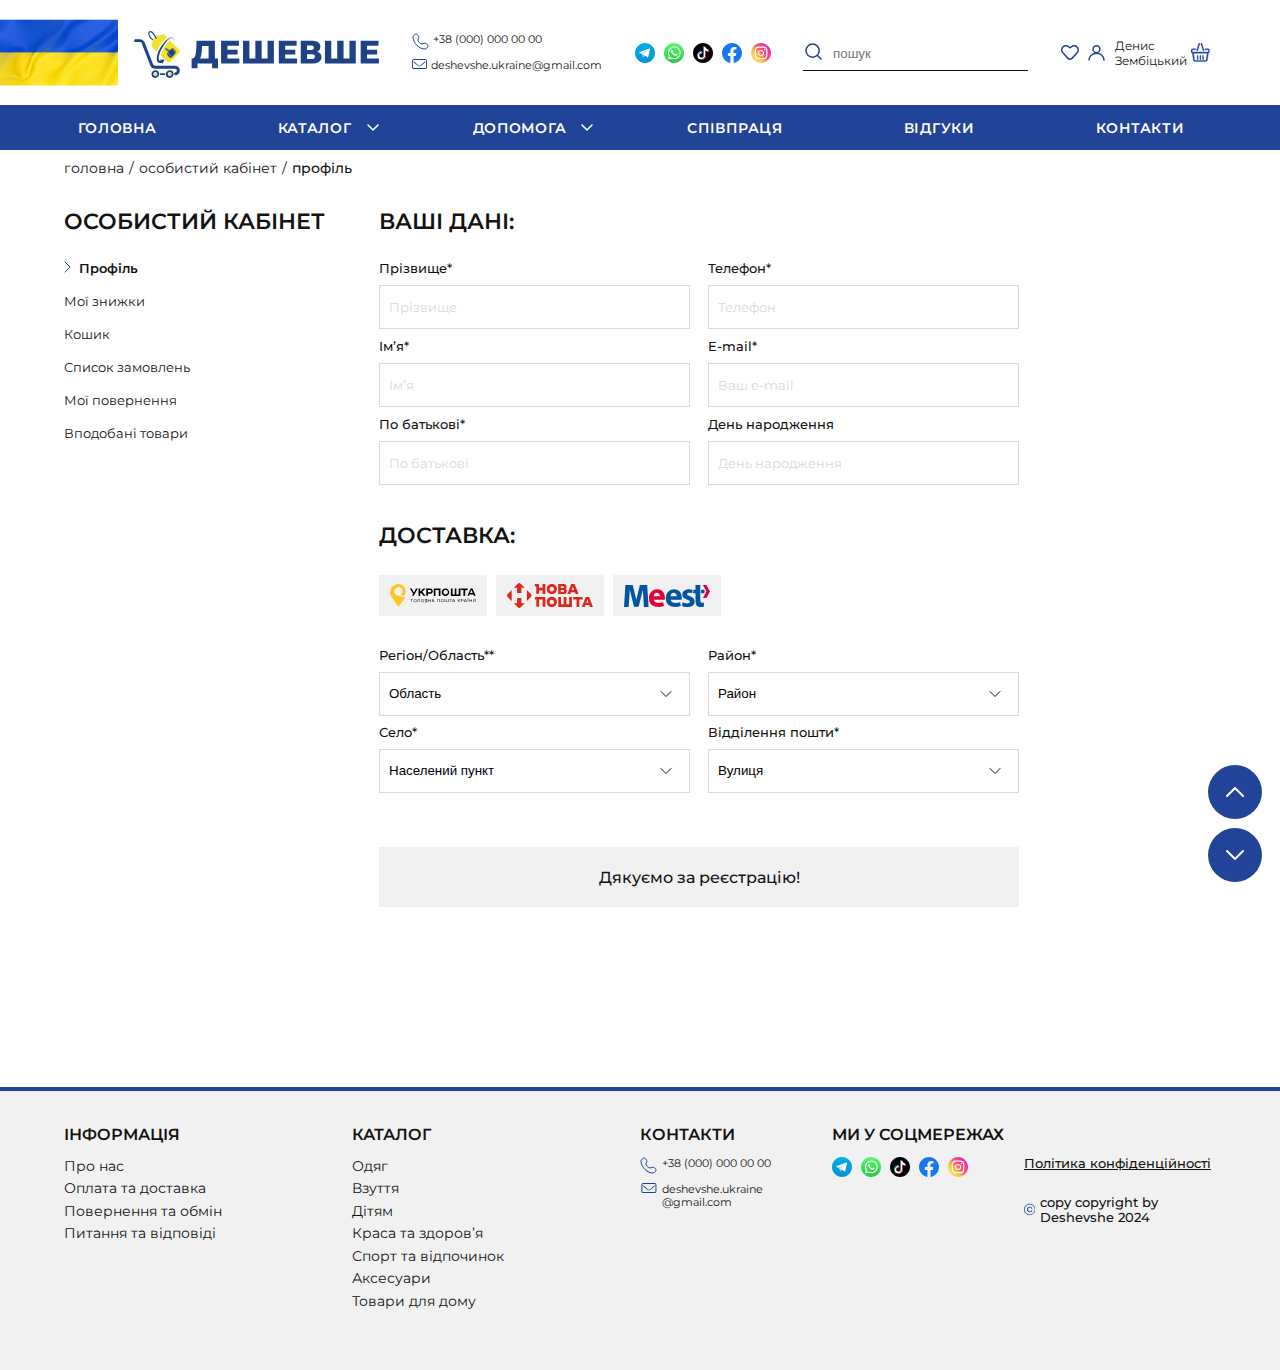
<file: docs/cabinet.html>
<!DOCTYPE html><html lang="uk"><head><meta charset="UTF-8"><meta name="viewport" content="width=device-width, initial-scale=1.0, user-scalable=yes, maximum-scale=2.0"><link rel="preconnect" href="https://fonts.googleapis.com">
<link rel="preconnect" href="https://fonts.gstatic.com" crossorigin>
<link href="https://fonts.googleapis.com/css2?family=Montserrat:wght@100..900&display=swap" rel="stylesheet"><link rel="stylesheet" href="css/style.css"><title>Дешевше - інтернет магазин необхідних товарів для всієї родини</title></head><body id="body"><header><div class="fixed-header"><div class="wrapper d-flex header item-center"><div class="flex-between burger-logo item-center"><div class="logo flag-img"><a href="index.html"><img src="img/logo.svg" alt="logo"></a></div></div><div class="icon-mobile flex-between item-center"><div class="search-mobile"> <a href="#"> <svg xmlns="http://www.w3.org/2000/svg" width="11" height="11" viewBox="0 0 11 11" fill="none">
<circle cx="4.5" cy="4.5" r="4" stroke="#214498"/>
<path d="M9.64645 10.3536C9.84171 10.5488 10.1583 10.5488 10.3536 10.3536C10.5488 10.1583 10.5488 9.84171 10.3536 9.64645L9.64645 10.3536ZM7.14645 7.85355L9.64645 10.3536L10.3536 9.64645L7.85355 7.14645L7.14645 7.85355Z" fill="#214498"/>
</svg></a></div><p class="like-cta"> <a href="like-product.html "> <svg xmlns="http://www.w3.org/2000/svg" width="18" height="18" viewBox="0 0 18 15" fill="none">
<path fill-rule="evenodd" clip-rule="evenodd" d="M9 3.56603C8.60077 3.56603 8.21802 3.40688 7.93648 3.12383L7.31995 2.50396C5.98855 1.16536 3.83329 1.16536 2.50189 2.50396C1.20207 3.81081 1.16178 5.92042 2.41159 7.27666L7.56529 12.8692C8.34036 13.7103 9.65962 13.7103 10.4347 12.8692L15.5884 7.27663C16.8382 5.9204 16.7979 3.81079 15.4981 2.50394C14.1667 1.16535 12.0115 1.16535 10.6801 2.50395L10.0635 3.12383C9.78198 3.40688 9.39923 3.56603 9 3.56603ZM9.79432 1.27598C9.73401 1.33093 9.67473 1.38765 9.61655 1.44615L9 2.06603L8.38346 1.44616C8.32528 1.38767 8.26601 1.33095 8.2057 1.27601C6.27808 -0.480262 3.29803 -0.423545 1.43838 1.44616C-0.42795 3.32258 -0.485295 6.34658 1.30854 8.29316L6.46223 13.8857C7.83138 15.3714 10.1686 15.3714 11.5377 13.8857L16.6915 8.29313C18.4853 6.34656 18.4279 3.32256 16.5616 1.44614C14.702 -0.423554 11.7219 -0.480273 9.79432 1.27598Z" fill="#1E4284"/>
</svg></a></p><p class="cabinet-cta"><a href="#"><svg xmlns="http://www.w3.org/2000/svg" width="11" height="10" viewBox="0 0 11 10" fill="none">
<circle cx="5.5" cy="2.5" r="2" stroke="#214498"/>
<path d="M10 9C10 6.79086 7.98528 5 5.5 5C3.01472 5 1 6.79086 1 9" stroke="#214498" stroke-linecap="round"/>
</svg></a></p><p class="cart-cta"> <a href="basket.html"><svg xmlns="http://www.w3.org/2000/svg" width="10" height="10" viewBox="0 0 10 10" fill="none">
<g clip-path="url(#clip0_474_28)">
<path fill-rule="evenodd" clip-rule="evenodd" d="M3.17996 4.28995C3.02996 4.21995 2.95996 4.00995 3.01996 3.82995L4.15996 0.229953C4.21996 0.0399531 4.38996 -0.0500469 4.52996 0.0299531C4.67996 0.0999531 4.74996 0.309953 4.68996 0.489953L3.54996 4.08995C3.50996 4.22995 3.39996 4.31995 3.28996 4.31995C3.25996 4.31995 3.22996 4.31995 3.19996 4.30995C3.19996 4.29995 3.18996 4.29995 3.17996 4.28995Z" fill="#1E4284" stroke="#1E4284" stroke-width="0.2"/>
<path fill-rule="evenodd" clip-rule="evenodd" d="M6.45 4.08992L5.31 0.489924C5.25 0.309924 5.32 0.0999238 5.47 0.0299239C5.61 -0.0500761 5.78 0.0299239 5.84 0.229924L6.98 3.82992C7.04 4.00992 6.97 4.21992 6.82 4.28992C6.79 4.30992 6.75 4.31992 6.71 4.31992C6.6 4.31992 6.49 4.22992 6.45 4.08992Z" fill="#1E4284" stroke="#1E4284" stroke-width="0.2"/>
<path fill-rule="evenodd" clip-rule="evenodd" d="M3.29004 8.63998V6.83998C3.29004 6.63998 3.41004 6.47998 3.57004 6.47998C3.73004 6.47998 3.86004 6.63998 3.86004 6.83998V8.63998C3.86004 8.83998 3.73004 8.99998 3.57004 8.99998C3.41004 8.99998 3.29004 8.83998 3.29004 8.63998Z" fill="#1E4284" stroke="#1E4284" stroke-width="0.2"/>
<path fill-rule="evenodd" clip-rule="evenodd" d="M4.70996 8.63998V6.83998C4.70996 6.63998 4.83996 6.47998 4.99996 6.47998C5.15996 6.47998 5.28996 6.63998 5.28996 6.83998V8.63998C5.28996 8.83998 5.15996 8.99998 4.99996 8.99998C4.83996 8.99998 4.70996 8.83998 4.70996 8.63998Z" fill="#1E4284" stroke="#1E4284" stroke-width="0.2"/>
<path fill-rule="evenodd" clip-rule="evenodd" d="M6.14001 8.63998V6.83998C6.14001 6.63998 6.27001 6.47998 6.43001 6.47998C6.59001 6.47998 6.71001 6.63998 6.71001 6.83998V8.63998C6.71001 8.83998 6.59001 8.99998 6.43001 8.99998C6.27001 8.99998 6.14001 8.83998 6.14001 8.63998Z" fill="#1E4284" stroke="#1E4284" stroke-width="0.2"/>
<path fill-rule="evenodd" clip-rule="evenodd" d="M9 3H7.67C7.48 3 7.33 3.14 7.33 3.3C7.33 3.47 7.48 3.61 7.67 3.61H9C9.18 3.61 9.33 3.75 9.33 3.91V4.52C9.33 4.69 9.18 4.83 9 4.83H1C0.82 4.83 0.67 4.69 0.67 4.52V3.91C0.67 3.75 0.82 3.61 1 3.61H2.33C2.52 3.61 2.67 3.47 2.67 3.3C2.67 3.14 2.52 3 2.33 3H1C0.45 3 0 3.41 0 3.91V4.52C0 4.93 0.3 5.27 0.7 5.39L1.25 9.13C1.32 9.62 1.8 10 2.33 10H7.67C8.2 10 8.68 9.62 8.75 9.13L9.3 5.39C9.7 5.27 10 4.93 10 4.52V3.91C10 3.41 9.55 3 9 3ZM8.09 9.05C8.06 9.23 7.87 9.39 7.67 9.39H2.33C2.13 9.39 1.94 9.23 1.91 9.05L1.38 5.43H8.62L8.09 9.05Z" fill="#1E4284" stroke="#1E4284" stroke-width="0.2"/>
</g>
<defs>
<clipPath id="clip0_474_28">
<rect width="10" height="10" fill="white"/>
</clipPath>
</defs>
</svg></a></p></div><div class="contact decstop-contact"><p class="d-flex"><svg xmlns="http://www.w3.org/2000/svg" width="17" height="17" viewBox="0 0 17 17" fill="none">
<path d="M11.5 10.6012C9.50415 12.7018 4.41318 7.65653 6.41662 5.54795C7.63985 4.26052 6.25803 2.78923 5.49317 1.70778C4.0577 -0.321854 0.906427 2.48034 1.00213 4.26287C1.30394 9.88404 7.38462 16.5455 13.2729 15.9645C15.115 15.7827 17.2315 12.456 15.1186 11.2402C14.0621 10.6322 12.6118 9.43099 11.5 10.6012Z" stroke="#1E4284" stroke-linecap="round" stroke-linejoin="round"/>
</svg><a href="tel:+380000000000">+38 (000) 000 00 00 </a></p><p class="d-flex"><svg xmlns="http://www.w3.org/2000/svg" width="15" height="10" viewBox="0 0 15 10" fill="none">
<path fill-rule="evenodd" clip-rule="evenodd" d="M1.875 0.9375H13.125C13.6428 0.9375 14.0625 1.35723 14.0625 1.875V8.125C14.0625 8.64277 13.6428 9.0625 13.125 9.0625H1.875C1.35723 9.0625 0.9375 8.64277 0.9375 8.125V1.875C0.9375 1.35723 1.35723 0.9375 1.875 0.9375ZM0 1.875C0 0.839466 0.839466 0 1.875 0H13.125C14.1605 0 15 0.839466 15 1.875V8.125C15 9.16053 14.1605 10 13.125 10H1.875C0.839466 10 0 9.16053 0 8.125V1.875ZM2.35405 2.60864C2.19114 2.45844 1.93354 2.46476 1.77868 2.62277C1.62382 2.78078 1.63034 3.03063 1.79324 3.18083L4.81459 5.96661C4.81997 5.97157 4.82548 5.97638 4.83113 5.98105L4.85188 5.99819C5.40924 6.45856 5.85647 6.82796 6.25018 7.07894C6.65807 7.33896 7.05015 7.5 7.5 7.5C7.94985 7.5 8.34193 7.33896 8.74982 7.07894C9.14353 6.82796 9.59076 6.45856 10.1481 5.99819L10.1481 5.99819L10.1689 5.98104C10.1745 5.97638 10.18 5.97157 10.1854 5.96661L13.2068 3.18083C13.3697 3.03063 13.3762 2.78078 13.2213 2.62277C13.0665 2.46476 12.8089 2.45844 12.646 2.60864L9.63268 5.38698C9.05424 5.86474 8.64749 6.19945 8.30277 6.41921C7.96565 6.63411 7.73022 6.71053 7.5 6.71053C7.26978 6.71053 7.03435 6.63411 6.69723 6.41921C6.35251 6.19945 5.94576 5.86474 5.36733 5.38698L2.35405 2.60864Z" fill="#1E4284"/>
</svg><a href="mailto:deshevshe.ukraine@gmail.com">deshevshe.ukraine@gmail.com</a></p></div><div class="social-header"><div class="d-flex social-icon"><p><a href="https://t.me/"> <svg xmlns="http://www.w3.org/2000/svg" width="20" height="20" viewBox="0 0 20 20" fill="none">
<g clip-path="url(#clip0_213_16744)">
<path d="M10 20C15.5228 20 20 15.5228 20 10C20 4.47715 15.5228 0 10 0C4.47715 0 0 4.47715 0 10C0 15.5228 4.47715 20 10 20Z" fill="url(#paint0_linear_213_16744)"/>
<path d="M6.7998 10.7L7.9998 14C7.9998 14 8.0998 14.3 8.2998 14.3C8.4998 14.3 10.7998 11.8 10.7998 11.8L13.3998 6.7L6.7998 9.9V10.7Z" fill="#C1DAEA"/>
<path d="M8.29966 11.6L8.09966 14C8.09966 14 7.99966 14.7 8.69966 14C9.39966 13.3 10.1997 12.7 10.1997 12.7L8.29966 11.6Z" fill="#9CC6D9"/>
<path d="M6.8001 10.8L4.4001 10C4.4001 10 4.1001 9.9 4.2001 9.6C4.2001 9.5 4.3001 9.5 4.4001 9.4C4.9001 9 14.4001 5.6 14.4001 5.6C14.4001 5.6 14.7001 5.5 14.8001 5.6C14.9001 5.6 14.9001 5.7 15.0001 5.8C15.0001 5.8 15.0001 5.9 15.0001 6C15.0001 6.1 15.0001 6.1 15.0001 6.2C14.9001 7.1 13.2001 14.1 13.2001 14.1C13.2001 14.1 13.1001 14.5 12.7001 14.5C12.6001 14.5 12.4001 14.5 12.2001 14.3C11.5001 13.7 9.0001 12 8.4001 11.6C8.4001 11.6 8.4001 11.6 8.4001 11.5V11.4C8.4001 11.4 12.8001 7.5 12.9001 7.1C12.9001 7.1 12.9001 7.1 12.8001 7.1C12.5001 7.2 7.5001 10.4 6.9001 10.7C6.9001 10.9 6.8001 10.8 6.8001 10.8Z" fill="white"/>
</g>
<defs>
<linearGradient id="paint0_linear_213_16744" x1="10" y1="20" x2="10" y2="0" gradientUnits="userSpaceOnUse">
<stop stop-color="#0093D4"/>
<stop offset="1" stop-color="#00B0E5"/>
</linearGradient>
<clipPath id="clip0_213_16744">
<rect width="20" height="20" fill="white"/>
</clipPath>
</defs>
</svg></a></p><p><a href="whatsapp://send?phone=+12345678910"> <svg xmlns="http://www.w3.org/2000/svg" width="20" height="20" viewBox="0 0 20 20" fill="none">
<g clip-path="url(#clip0_213_16752)">
<path d="M10 20C15.5228 20 20 15.5228 20 10C20 4.47715 15.5228 0 10 0C4.47715 0 0 4.47715 0 10C0 15.5228 4.47715 20 10 20Z" fill="url(#paint0_linear_213_16752)"/>
<path fill-rule="evenodd" clip-rule="evenodd" d="M14.8004 5.3C13.6004 4.1 12.0004 3.4 10.3004 3.4C6.80039 3.5 4.00039 6.3 4.00039 9.8C4.00039 10.9 4.30039 12 4.80039 13L3.90039 16.3L7.30039 15.4C8.20039 15.9 9.30039 16.2 10.3004 16.2C13.8004 16.2 16.6004 13.4 16.6004 9.9C16.7004 8.1 16.0004 6.5 14.8004 5.3ZM10.3004 15.1C9.40039 15.1 8.40039 14.8 7.60039 14.4L7.40039 14.3L5.40039 14.8L6.00039 12.8L5.90039 12.6C5.30039 11.8 5.00039 10.8 5.10039 9.8C5.10039 6.9 7.50039 4.5 10.4004 4.5C11.8004 4.5 13.1004 5 14.1004 6C15.1004 7 15.6004 8.3 15.6004 9.7C15.6004 12.7 13.2004 15.1 10.3004 15.1ZM13.2004 11.1C13.0004 11 12.3004 10.6 12.1004 10.6C12.0004 10.5 11.8004 10.5 11.7004 10.7C11.6004 10.9 11.3004 11.2 11.2004 11.3C11.1004 11.4 11.0004 11.4 10.9004 11.3C10.7004 11.2 10.2004 11.1 9.60039 10.5C9.10039 10.1 8.80039 9.6 8.70039 9.4C8.60039 9.2 8.70039 9.2 8.80039 9.1C8.90039 9.1 9.00039 9 9.10039 8.9C9.20039 8.8 9.20039 8.7 9.30039 8.6C9.40039 8.5 9.30039 8.4 9.30039 8.3C9.30039 8.2 8.90039 7.4 8.80039 7.1C8.60039 6.8 8.50039 6.9 8.40039 6.9C8.30039 6.9 8.20039 6.9 8.10039 6.9C8.00039 6.9 7.80039 6.9 7.70039 7.1C7.50039 7.2 7.10039 7.6 7.10039 8.4C7.10039 9.2 7.70039 9.9 7.70039 10C7.80039 10.1 8.80039 11.7 10.4004 12.4C10.8004 12.6 11.1004 12.7 11.3004 12.7C11.7004 12.8 12.0004 12.8 12.3004 12.8C12.6004 12.8 13.2004 12.4 13.4004 12C13.5004 11.6 13.5004 11.3 13.5004 11.2C13.5004 11.2 13.4004 11.2 13.2004 11.1Z" fill="white"/>
</g>
<defs>
<linearGradient id="paint0_linear_213_16752" x1="10" y1="18.547" x2="10" y2="-1.453" gradientUnits="userSpaceOnUse">
<stop stop-color="#27CD44"/>
<stop offset="1" stop-color="#5FFB7C"/>
</linearGradient>
<clipPath id="clip0_213_16752">
<rect width="20" height="20" fill="white"/>
</clipPath>
</defs>
</svg></a></p><p><a href=""> <svg xmlns="http://www.w3.org/2000/svg" width="20" height="20" viewBox="0 0 20 20" fill="none">
<g clip-path="url(#clip0_213_16759)">
<path d="M10 20C15.5228 20 20 15.5228 20 10C20 4.47715 15.5228 0 10 0C4.47715 0 0 4.47715 0 10C0 15.5228 4.47715 20 10 20Z" fill="black"/>
<path d="M7.29961 14C7.39961 14.1 7.49961 14.2 7.59961 14.3C7.89961 14.6 8.29961 14.7 8.69961 14.7C9.69961 14.8 10.5996 14 10.6996 13V12.9C10.6996 9.9 10.6996 6.9 10.6996 3.9C10.6996 3.7 10.6996 3.7 10.8996 3.7C11.3996 3.7 11.7996 3.7 12.2996 3.7H12.3996V3.8C12.5996 4.6 12.9996 5.2 13.6996 5.7L13.7996 5.8C13.7996 5.8 13.8996 5.8 13.8996 5.9C13.9996 6 14.0996 6.1 14.1996 6.1C14.5996 6.4 14.9996 6.6 15.3996 6.7H15.4996V6.8C15.4996 7.3 15.4996 7.9 15.4996 8.4C15.4996 8.5 15.4996 8.5 15.3996 8.5C14.9996 8.5 14.5996 8.4 14.2996 8.4C13.6996 8.3 13.0996 8 12.4996 7.6C12.4996 7.6 12.3996 7.5 12.3996 7.6V7.7C12.3996 9.2 12.3996 10.7 12.3996 12.2C12.3996 13.2 12.0996 14.2 11.3996 15C10.6996 15.8 9.79961 16.3 8.69961 16.5C7.89961 16.6 6.99961 16.5 6.29961 16.1C6.19961 16 6.09961 16 5.89961 15.9L5.79961 15.8C5.49961 15.6 5.39961 15.3 5.19961 15C4.89961 14.6 4.79961 14.1 4.69961 13.6C4.69961 13.3 4.59961 13 4.59961 12.7C4.69961 11.7 4.99961 10.9 5.59961 10.2C6.09961 9.6 6.79961 9.2 7.49961 8.9C7.79961 8.8 8.09961 8.7 8.49961 8.7C8.59961 8.7 8.59961 8.7 8.69961 8.7H8.79961V8.8C8.79961 9.3 8.79961 9.9 8.79961 10.4C8.79961 10.4 8.79961 10.4 8.79961 10.5C8.79961 10.6 8.79961 10.6 8.69961 10.6C8.59961 10.6 8.39961 10.5 8.29961 10.5C8.09961 10.5 7.79961 10.5 7.59961 10.6C6.89961 10.9 6.39961 11.4 6.29961 12.2C6.19961 13 6.49961 13.6 7.09961 14C7.19961 13.9 7.29961 14 7.29961 14Z" fill="white"/>
<path d="M5.90039 15.9C6.40039 16.2 7.00039 16.4 7.50039 16.5C7.80039 16.5 8.10039 16.6 8.30039 16.5C9.20039 16.5 10.1004 16.1 10.8004 15.5C11.5004 14.9 12.0004 14.2 12.2004 13.3C12.3004 13 12.3004 12.7 12.3004 12.5C12.3004 12.3 12.3004 12.2 12.3004 12C12.3004 10.6 12.3004 9.2 12.3004 7.8V7.7H12.4004C12.9004 8 13.4004 8.3 14.0004 8.5C14.3004 8.6 14.7004 8.6 15.0004 8.7C15.1004 8.7 15.3004 8.7 15.4004 8.7C15.5004 8.7 15.5004 8.7 15.5004 8.6C15.5004 8.5 15.5004 8.5 15.5004 8.4C15.5004 7.9 15.5004 7.4 15.5004 7V6.9C15.6004 6.9 15.8004 6.9 15.9004 7C16.0004 7 16.1004 7 16.1004 7C16.1004 7 16.2004 7 16.2004 7.1C16.2004 7.8 16.2004 8.5 16.2004 9.2C16.2004 9.3 16.2004 9.3 16.1004 9.3C15.9004 9.3 15.7004 9.3 15.5004 9.3C15.1004 9.2 14.6004 9.1 14.2004 9C13.8004 8.8 13.4004 8.6 13.1004 8.4C13.1004 8.4 13.1004 8.4 13.0004 8.3V8.4C13.0004 9.9 13.0004 11.4 13.0004 12.9C13.0004 13.7 12.8004 14.5 12.4004 15.1C11.9004 15.9 11.2004 16.5 10.2004 16.8C9.60039 17 9.10039 17.1 8.50039 17C7.60039 17 6.70039 16.6 5.90039 15.9Z" fill="#EC1655"/>
<path d="M12.5004 3.8C12.4004 3.8 12.4004 3.8 12.5004 3.8C11.9004 3.8 11.4004 3.8 10.9004 3.8C10.8004 3.8 10.8004 3.8 10.8004 3.9C10.8004 6.9 10.8004 9.9 10.8004 12.8C10.8004 13 10.8004 13.2 10.7004 13.4C10.5004 14.1 10.0004 14.6 9.30039 14.7C8.50039 14.9 7.90039 14.6 7.40039 14C7.50039 14.1 7.70039 14.1 7.90039 14.1C8.40039 14.2 8.90039 14.1 9.30039 13.9C9.80039 13.6 10.1004 13.1 10.2004 12.6C10.2004 12.5 10.2004 12.4 10.2004 12.3C10.2004 9.3 10.2004 6.3 10.2004 3.4C10.2004 3.3 10.2004 3.3 10.3004 3.3C11.0004 3.3 11.7004 3.3 12.4004 3.3C12.5004 3.3 12.5004 3.3 12.5004 3.4C12.4004 3.4 12.4004 3.6 12.5004 3.8Z" fill="#0CBAC6"/>
<path d="M8.8 8.70001C8.4 8.70001 8 8.70001 7.6 8.90001C7 9.10001 6.5 9.40001 6 9.80001C5.4 10.3 5 11 4.8 11.8C4.7 12.1 4.7 12.4 4.7 12.6C4.7 12.8 4.7 12.9 4.7 13.1C4.7 13.6 4.8 14 5 14.5C5.2 15 5.5 15.4 5.8 15.8C5.7 15.8 5.7 15.7 5.6 15.6C4.9 15.1 4.4 14.4 4.2 13.5C4.1 13.3 4 13 4 12.7C4 12.5 4 12.3 4 12C4 11.5 4.2 11 4.4 10.6C4.6 10.1 4.9 9.70001 5.3 9.30001C5.7 8.90001 6.2 8.50001 6.8 8.30001C7.2 8.20001 7.5 8.10001 7.9 8.10001C8.2 8.10001 8.5 8.10001 8.7 8.10001C8.7 8.10001 8.8 8.10001 8.8 8.20001C8.8 8.30001 8.8 8.50001 8.8 8.70001Z" fill="#0CBAC6"/>
<path d="M7.29997 14C7.09997 13.9 6.99997 13.8 6.89997 13.7C6.59997 13.4 6.39997 13 6.29997 12.5C6.19997 11.5 6.79997 10.7 7.59997 10.4C7.99997 10.3 8.29997 10.3 8.69997 10.4C8.69997 10.4 8.69997 10.4 8.79997 10.4V10.3C8.79997 9.80001 8.79997 9.20001 8.79997 8.70001V8.60001C8.99997 8.60001 9.19997 8.60001 9.39997 8.60001C9.39997 9.30001 9.39997 10 9.39997 10.8V10.9C9.29997 10.9 9.19997 10.9 9.09997 10.8C8.49997 10.7 7.99997 10.9 7.59997 11.2C7.19997 11.5 6.99997 11.9 6.89997 12.4C6.89997 13.1 6.99997 13.5 7.29997 14Z" fill="#EC1655"/>
<path d="M13.9004 5.9C13.7004 5.8 13.5004 5.6 13.3004 5.4C12.8004 4.9 12.6004 4.4 12.4004 3.8C12.6004 3.8 12.8004 3.8 13.0004 3.8C13.0004 4.3 13.2004 4.8 13.4004 5.3C13.6004 5.5 13.7004 5.7 13.9004 5.9Z" fill="#EC1655"/>
<path d="M15.6 6.9C15 6.8 14.6 6.5 14.1 6.2C14.1 6.1 14 6 14 6C14 6 14 6 14.1 6C14.4 6.2 14.8 6.3 15.2 6.4C15.3 6.4 15.5 6.4 15.7 6.4C15.8 6.4 15.8 6.4 15.8 6.5C15.6 6.6 15.6 6.7 15.6 6.9Z" fill="#0CBAC6"/>
</g>
<defs>
<clipPath id="clip0_213_16759">
<rect width="20" height="20" fill="white"/>
</clipPath>
</defs>
</svg></a></p><p><a href=""> <svg xmlns="http://www.w3.org/2000/svg" width="20" height="20" viewBox="0 0 20 20" fill="none">
<g clip-path="url(#clip0_213_16771)">
<path d="M10 0C4.5 0 0 4.5 0 10C0 15 3.7 19.1 8.4 19.9V12.9H5.9V10H8.4V7.8C8.4 5.3 9.9 3.9 12.2 3.9C13.3 3.9 14.4 4.1 14.4 4.1V6.6H13.1C11.9 6.6 11.5 7.4 11.5 8.2V10H14.3L13.9 12.9H11.6V19.9C16.3 19.1 20 15 20 10C20 4.5 15.5 0 10 0Z" fill="#1677F0"/>
</g>
<defs>
<clipPath id="clip0_213_16771">
<rect width="20" height="20" fill="white"/>
</clipPath>
</defs>
</svg></a></p><p><a href=""> <svg xmlns="http://www.w3.org/2000/svg" width="20" height="20" viewBox="0 0 20 20" fill="none">
<g clip-path="url(#clip0_213_16773)">
<path d="M10.0002 18.7C14.8603 18.7 18.8002 14.7601 18.8002 9.9C18.8002 5.03989 14.8603 1.1 10.0002 1.1C5.14009 1.1 1.2002 5.03989 1.2002 9.9C1.2002 14.7601 5.14009 18.7 10.0002 18.7Z" fill="white"/>
<path d="M10 20C4.5 20 0 15.5 0 10C0 4.5 4.5 0 10 0C15.5 0 20 4.5 20 10C20 15.5 15.5 20 10 20ZM13.4 5.9C13 5.9 12.7 6.2 12.7 6.6C12.7 7 13 7.3 13.4 7.3C13.8 7.3 14.1 7 14.1 6.6C14.1 6.2 13.8 5.9 13.4 5.9ZM10.1 6.9C8.4 6.9 7 8.3 7 10C7 11.7 8.4 13.1 10.1 13.1C11.8 13.1 13.2 11.7 13.2 10C13.2 8.3 11.8 6.9 10.1 6.9ZM10.1 12C9 12 8.1 11.1 8.1 10C8.1 8.9 9 8 10.1 8C11.2 8 12.1 8.9 12.1 10C12.1 11.1 11.2 12 10.1 12ZM16.4 7.4C16.4 5.3 14.7 3.6 12.6 3.6H7.6C5.5 3.6 3.8 5.3 3.8 7.4V12.4C3.8 14.5 5.5 16.2 7.6 16.2H12.6C14.7 16.2 16.4 14.5 16.4 12.4V7.4ZM15.2 12.4C15.2 13.8 14 15 12.6 15H7.6C6.1 15 5 13.9 5 12.4V7.4C5 6 6.1 4.8 7.6 4.8H12.6C14 4.8 15.2 6 15.2 7.4V12.4Z" fill="url(#paint0_linear_213_16773)"/>
</g>
<defs>
<linearGradient id="paint0_linear_213_16773" x1="1.92" y1="16.88" x2="26.7298" y2="-4.2452" gradientUnits="userSpaceOnUse">
<stop offset="0.0011048" stop-color="#FFE185"/>
<stop offset="0.2094" stop-color="#FFBB36"/>
<stop offset="0.3765" stop-color="#FF5176"/>
<stop offset="0.5238" stop-color="#F63395"/>
<stop offset="0.7394" stop-color="#A436D2"/>
<stop offset="1" stop-color="#5F4EED"/>
</linearGradient>
<clipPath id="clip0_213_16773">
<rect width="20" height="20" fill="white"/>
</clipPath>
</defs>
</svg></a></p></div></div><div class="search-block"><form action="#" method="post"><label for="search"><input type="text" id="search" name="search" placeholder="пошук"></label><button class="serch" type="submit"><svg xmlns="http://www.w3.org/2000/svg" width="17" height="17" viewBox="0 0 17 17" fill="none">
<path d="M16 16L12.4706 12.4706M14.2353 7.61765C14.2353 11.2725 11.2725 14.2353 7.61765 14.2353C3.96282 14.2353 1 11.2725 1 7.61765C1 3.96282 3.96282 1 7.61765 1C11.2725 1 14.2353 3.96282 14.2353 7.61765Z" stroke="#1E4284" stroke-width="1.5" stroke-linecap="round" stroke-linejoin="round"/>
</svg></button></form></div><div class="header-btn flex-between decstop-cart item-center"><p class="like-cta"> <a href="like-product.html "> <svg xmlns="http://www.w3.org/2000/svg" width="18" height="18" viewBox="0 0 18 15" fill="none">
<path fill-rule="evenodd" clip-rule="evenodd" d="M9 3.56603C8.60077 3.56603 8.21802 3.40688 7.93648 3.12383L7.31995 2.50396C5.98855 1.16536 3.83329 1.16536 2.50189 2.50396C1.20207 3.81081 1.16178 5.92042 2.41159 7.27666L7.56529 12.8692C8.34036 13.7103 9.65962 13.7103 10.4347 12.8692L15.5884 7.27663C16.8382 5.9204 16.7979 3.81079 15.4981 2.50394C14.1667 1.16535 12.0115 1.16535 10.6801 2.50395L10.0635 3.12383C9.78198 3.40688 9.39923 3.56603 9 3.56603ZM9.79432 1.27598C9.73401 1.33093 9.67473 1.38765 9.61655 1.44615L9 2.06603L8.38346 1.44616C8.32528 1.38767 8.26601 1.33095 8.2057 1.27601C6.27808 -0.480262 3.29803 -0.423545 1.43838 1.44616C-0.42795 3.32258 -0.485295 6.34658 1.30854 8.29316L6.46223 13.8857C7.83138 15.3714 10.1686 15.3714 11.5377 13.8857L16.6915 8.29313C18.4853 6.34656 18.4279 3.32256 16.5616 1.44614C14.702 -0.423554 11.7219 -0.480273 9.79432 1.27598Z" fill="#1E4284"/>
</svg></a></p><p class="cabinet-cta"> <a class="d-flex item-center" href="#"><svg xmlns="http://www.w3.org/2000/svg" width="17" height="16" viewBox="0 0 17 16" fill="none">
<circle cx="8.50016" cy="4.16667" r="3.41667" stroke="none" stroke-width="1.5"/>
<path d="M16 14.9999C16 11.318 12.6421 8.33325 8.5 8.33325C4.35786 8.33325 1 11.318 1 14.9999" stroke="#1E4284" stroke-width="1.5" stroke-linecap="round"/>
</svg><span class="name-autorization">Денис Зембіцький</span></a></p><p class="cart-cta"> <a href="basket.html"><svg xmlns="http://www.w3.org/2000/svg" viewBox="0 0 20 15" fill="none">
<g clip-path="url(#clip0_2001_1242)">
<path fill-rule="evenodd" clip-rule="evenodd" d="M4.77019 6.43505C4.54519 6.33005 4.44019 6.01505 4.53019 5.74505L6.24019 0.345052C6.33019 0.0600517 6.58519 -0.0749483 6.79519 0.0450517C7.02019 0.150052 7.12519 0.465052 7.03519 0.735052L5.32519 6.13505C5.26519 6.34505 5.10019 6.48005 4.93519 6.48005C4.89019 6.48005 4.84519 6.48005 4.80019 6.46505C4.80019 6.45005 4.78519 6.45005 4.77019 6.43505Z" fill="#none" stroke="#none" stroke-width="0.3"/>
<path fill-rule="evenodd" clip-rule="evenodd" d="M9.67476 6.13501L7.96476 0.735008C7.87476 0.465008 7.97976 0.150008 8.20476 0.0450078C8.41476 -0.0749922 8.66976 0.0450079 8.75976 0.345008L10.4698 5.74501C10.5598 6.01501 10.4548 6.33001 10.2298 6.43501C10.1848 6.46501 10.1248 6.48001 10.0648 6.48001C9.89976 6.48001 9.73476 6.34501 9.67476 6.13501Z" fill="#none" stroke="#none" stroke-width="0.3"/>
<path fill-rule="evenodd" clip-rule="evenodd" d="M4.93506 12.96V10.26C4.93506 9.95997 5.11506 9.71997 5.35506 9.71997C5.59506 9.71997 5.79006 9.95997 5.79006 10.26V12.96C5.79006 13.26 5.59506 13.5 5.35506 13.5C5.11506 13.5 4.93506 13.26 4.93506 12.96Z" fill="#none" stroke="#none" stroke-width="0.2"/>
<path fill-rule="evenodd" clip-rule="evenodd" d="M7.06494 12.96V10.26C7.06494 9.95997 7.25994 9.71997 7.49994 9.71997C7.73994 9.71997 7.93494 9.95997 7.93494 10.26V12.96C7.93494 13.26 7.73994 13.5 7.49994 13.5C7.25994 13.5 7.06494 13.26 7.06494 12.96Z" fill="#none" stroke="#none" stroke-width="0.2"/>
<path fill-rule="evenodd" clip-rule="evenodd" d="M9.20996 12.96V10.26C9.20996 9.95997 9.40496 9.71997 9.64496 9.71997C9.88496 9.71997 10.065 9.95997 10.065 10.26V12.96C10.065 13.26 9.88496 13.5 9.64496 13.5C9.40496 13.5 9.20996 13.26 9.20996 12.96Z" fill="#none" stroke="#none" stroke-width="0.2"/>
<path fill-rule="evenodd" clip-rule="evenodd" d="M13.5 4.5H11.505C11.22 4.5 10.995 4.71 10.995 4.95C10.995 5.205 11.22 5.415 11.505 5.415H13.5C13.77 5.415 13.995 5.625 13.995 5.865V6.78C13.995 7.035 13.77 7.245 13.5 7.245H1.5C1.23 7.245 1.005 7.035 1.005 6.78V5.865C1.005 5.625 1.23 5.415 1.5 5.415H3.495C3.78 5.415 4.005 5.205 4.005 4.95C4.005 4.71 3.78 4.5 3.495 4.5H1.5C0.675 4.5 0 5.115 0 5.865V6.78C0 7.395 0.45 7.905 1.05 8.085L1.875 13.695C1.98 14.43 2.7 15 3.495 15H11.505C12.3 15 13.02 14.43 13.125 13.695L13.95 8.085C14.55 7.905 15 7.395 15 6.78V5.865C15 5.115 14.325 4.5 13.5 4.5ZM12.135 13.575C12.09 13.845 11.805 14.085 11.505 14.085H3.495C3.195 14.085 2.91 13.845 2.865 13.575L2.07 8.145H12.93L12.135 13.575Z" fill="#none" stroke="#none" stroke-width="0.3"/>
</g>
<defs>
<clipPath id="clip0_2001_1242">
<rect width="15" height="15" fill="white"/>
</clipPath>
</defs>
</svg></a></p></div><div class="burger burger-fix" id="burger"><span class="bord"></span></div><div class="black-fon-popup black-fon-reg"></div><div class="popup-cabinet"><div class="registration"><a class="cancel-popup-cabinet" href="#"> <svg xmlns="http://www.w3.org/2000/svg" width="22" height="22" viewBox="0 0 22 22" fill="none">
<path d="M20.9999 1.00008L1 21M0.999915 1L20.9998 20.9999" stroke="#D9D9D9" stroke-width="2" stroke-linecap="round" stroke-linejoin="round"/>
</svg></a><h2>особистий кабінет</h2><div class="d-flex item-center cta-reg"><a class="entry active-link" href="#">вхід</a><a class="registration" href="#">Реєстрація</a></div><hr class="reg-hr"><div class="entry-form active-form"><form action="#"><p> <label for="emailEntry">E-mail</label><input type="email" name="emailEntry" id="emailEntry" placeholder="Ваш e-mail" required autocomplete="username"></p><p> <label for="passwordEntry">Пароль</label><input class="password" type="password" id="passwordEntry" name="passwordEntry" placeholder="Ваш пароль" required autocomplete="current-password" minlength="6" maxlength="25"><a class="eye closeEye" href="#" data-target="passwordEntry"><svg class="openEye" xmlns="http://www.w3.org/2000/svg" width="17" height="12" viewBox="0 0 17 12" fill="none">
<path d="M1.39258 7.004C1.19843 6.7376 1.10136 6.6044 1.03454 6.3467C0.988487 6.16909 0.988487 5.83091 1.03454 5.6533C1.10136 5.3956 1.19843 5.2624 1.39258 4.996C2.45644 3.5362 4.78758 1 8.14286 1C11.4981 1 13.8293 3.5362 14.8931 4.996C15.0873 5.2624 15.1844 5.3956 15.2512 5.6533C15.2972 5.83091 15.2972 6.16909 15.2512 6.3467C15.1844 6.6044 15.0873 6.7376 14.8931 7.004C13.8293 8.4638 11.4981 11 8.14286 11C4.78758 11 2.45644 8.4638 1.39258 7.004Z" stroke="#D9D9D9" stroke-width="1.5" stroke-linecap="round" stroke-linejoin="round"/>
<path d="M8.14244 7.42857C8.93142 7.42857 9.57101 6.78898 9.57101 6C9.57101 5.21102 8.93142 4.57143 8.14244 4.57143C7.35346 4.57143 6.71387 5.21102 6.71387 6C6.71387 6.78898 7.35346 7.42857 8.14244 7.42857Z" stroke="#D9D9D9" stroke-width="1.5" stroke-linecap="round" stroke-linejoin="round"/>
</svg></a></p><a href="#">Забули пароль?</a><button class="yellow-cta btn-card contact-cta" type="submit">увійти </button></form></div><div class="registration-form"> <form action="#"> <p> <label for="nameReg">Імʼя та прізвище</label><input type="text" name="nameReg" placeholder="Ваше імʼя та прізвище" required maxlength="50"></p><p> <label for="emailReg">E-mail</label><input type="email" name="emailReg" placeholder="Ваш e-mail" required autocomplete="username" maxlength="50"></p><p> <label for="passwordReg">Пароль<span>(Пароль повинен бути не менше 6 символів)</span></label><input class="password" type="password" id="passwordReg" name="passwordReg" placeholder="Ваш пароль" required autocomplete="new-password" minlength="6" maxlength="25"><a class="eye closeEye" href="#" data-target="passwordReg"><svg class="openEye" xmlns="http://www.w3.org/2000/svg" width="17" height="12" viewBox="0 0 17 12" fill="none">
<path d="M1.39258 7.004C1.19843 6.7376 1.10136 6.6044 1.03454 6.3467C0.988487 6.16909 0.988487 5.83091 1.03454 5.6533C1.10136 5.3956 1.19843 5.2624 1.39258 4.996C2.45644 3.5362 4.78758 1 8.14286 1C11.4981 1 13.8293 3.5362 14.8931 4.996C15.0873 5.2624 15.1844 5.3956 15.2512 5.6533C15.2972 5.83091 15.2972 6.16909 15.2512 6.3467C15.1844 6.6044 15.0873 6.7376 14.8931 7.004C13.8293 8.4638 11.4981 11 8.14286 11C4.78758 11 2.45644 8.4638 1.39258 7.004Z" stroke="#D9D9D9" stroke-width="1.5" stroke-linecap="round" stroke-linejoin="round"/>
<path d="M8.14244 7.42857C8.93142 7.42857 9.57101 6.78898 9.57101 6C9.57101 5.21102 8.93142 4.57143 8.14244 4.57143C7.35346 4.57143 6.71387 5.21102 6.71387 6C6.71387 6.78898 7.35346 7.42857 8.14244 7.42857Z" stroke="#D9D9D9" stroke-width="1.5" stroke-linecap="round" stroke-linejoin="round"/>
</svg></a></p><p> <label for="passwordReg2">Повторіть пароль</label><input class="password" type="password" id="passwordReg2" name="passwordReg2" placeholder="Ваш пароль" required autocomplete="new-password" minlength="6" maxlength="25"><a class="eye closeEye" href="#" data-target="passwordReg2"><svg class="openEye" xmlns="http://www.w3.org/2000/svg" width="17" height="12" viewBox="0 0 17 12" fill="none">
<path d="M1.39258 7.004C1.19843 6.7376 1.10136 6.6044 1.03454 6.3467C0.988487 6.16909 0.988487 5.83091 1.03454 5.6533C1.10136 5.3956 1.19843 5.2624 1.39258 4.996C2.45644 3.5362 4.78758 1 8.14286 1C11.4981 1 13.8293 3.5362 14.8931 4.996C15.0873 5.2624 15.1844 5.3956 15.2512 5.6533C15.2972 5.83091 15.2972 6.16909 15.2512 6.3467C15.1844 6.6044 15.0873 6.7376 14.8931 7.004C13.8293 8.4638 11.4981 11 8.14286 11C4.78758 11 2.45644 8.4638 1.39258 7.004Z" stroke="#D9D9D9" stroke-width="1.5" stroke-linecap="round" stroke-linejoin="round"/>
<path d="M8.14244 7.42857C8.93142 7.42857 9.57101 6.78898 9.57101 6C9.57101 5.21102 8.93142 4.57143 8.14244 4.57143C7.35346 4.57143 6.71387 5.21102 6.71387 6C6.71387 6.78898 7.35346 7.42857 8.14244 7.42857Z" stroke="#D9D9D9" stroke-width="1.5" stroke-linecap="round" stroke-linejoin="round"/>
</svg></a></p><button class="yellow-cta btn-card contact-cta" type="submit">зареєструватися </button></form></div></div></div></div><div class="black-fon"></div><div class="header-navigation"> <nav class="wrapper"><ul class="navigation-menu-catalog"><li class="mobile-head-menu"> <span>меню</span><span class="cancel-menu"><svg width="15.026367" height="15.036133" viewBox="0 0 15.0264 15.0361" fill="#fff" xmlns="http://www.w3.org/2000/svg" xmlns:xlink="http://www.w3.org/1999/xlink"><path id="видалити" d="M0.424805 0.29834C0.819336 -0.0993652 1.43848 -0.0993652 1.83301 0.29834L7.51367 6.03198L13.1943 0.29834C13.5879 -0.0993652 14.208 -0.0993652 14.6016 0.29834C14.9961 0.696289 14.9961 1.32129 14.6016 1.71924L8.9209 7.45288L14.7314 13.3171C15.125 13.7148 15.125 14.3401 14.7314 14.7378C14.3369 15.1355 13.7178 15.1355 13.3232 14.7378L7.51367 8.87354L1.70312 14.7378C1.30957 15.1355 0.689453 15.1355 0.295898 14.7378C-0.0986328 14.3401 -0.0986328 13.7148 0.295898 13.3171L6.10547 7.45288L0.424805 1.71924C0.03125 1.32129 0.03125 0.696289 0.424805 0.29834Z" clip-rule="evenodd" fill-opacity="1.000000" fill-rule="evenodd"></path></svg></span></li><li><a class="d-block" href="index.html">головна</a></li><li><a class="down-menu" href="javascript:void(0)">каталог<svg class="position-center" xmlns="http://www.w3.org/2000/svg" width="12" height="8" viewBox="0 0 12 8" fill="none">
<path d="M1 1L6 6L11 1" stroke-width="1.5" stroke-linecap="round"/>
</svg></a><div class="sub-menu-main mobile-menu"><ul class="sub-menu"><li class="default-item d-flex item-center"><a class="d-flex item-center" href="catalog.html"><svg xmlns="http://www.w3.org/2000/svg" width="15" height="15" viewBox="0 0 15 15" >
<path d="M14.85 4.87495C14.775 4.79995 13.425 3.07495 12.45 2.09995C11.4 1.04995 10.125 1.12495 9.3 1.12495H9.075C8.775 1.12495 8.55 1.34995 8.55 1.64995C8.55 2.09995 8.025 2.39995 7.425 2.39995C6.825 2.39995 6.3 2.02495 6.3 1.64995C6.3 1.34995 6.075 1.12495 5.775 1.12495H5.55C4.8 1.12495 3.45 1.04995 2.4 2.09995C1.5 3.07495 0.15 4.87495 0.15 4.87495C0 5.02495 0 5.17495 0 5.32495C0 5.47495 0.15 5.62495 0.225 5.69995L3.225 7.64995V13.2C3.225 13.575 3.525 13.95 3.975 13.95H11.1C11.475 13.95 11.85 13.65 11.85 13.2V7.64995L14.85 5.69995C14.85 5.62495 15 5.47495 15 5.32495C15 5.17495 15 5.02495 14.85 4.87495ZM10.725 5.24995V12.825H4.275V5.24995H3.225V6.29995L1.35 5.09995C1.8 4.49995 2.625 3.52495 3.3 2.84995C3.9 2.24995 4.8 2.17495 5.4 2.17495C5.7 2.99995 6.525 3.52495 7.5 3.52495C8.475 3.52495 9.3 2.99995 9.6 2.17495C10.275 2.17495 11.1 2.24995 11.7 2.84995C12.3 3.52495 13.2 4.49995 13.65 5.09995L11.775 6.29995V5.24995H10.725Z"/>
</svg><span>одяг</span></a><div class="default-menu second-subMenu"><div><p class="head-subMenu">Жінкам</p><ul><li><a href="#">Сукні</a></li><li><a href="#">Футболки</a></li><li><a href="#">Блузи</a></li><li><a href="#">Сорочки</a></li><li><a href="#">Топи</a></li><li><a href="#">Джинси</a></li><li><a href="#">Спідниці</a></li><li><a href="#">Шорти</a></li><li><a href="#">Костюми</a></li><li><a href="#">Верхній одяг</a></li><li><a href="#">Жилети</a></li><li><a href="#">Спортивний одяг</a></li><li><a href="#">Худі</a></li><li><a href="#">Лонгсліви</a></li></ul></div><div><p class="head-subMenu">Чоловікам</p><ul><li><a href="#">Футболки</a></li><li><a href="#">Сорочки</a></li><li><a href="#">Джинси</a></li><li><a href="#">Шорти</a></li><li><a href="#">Костюми</a></li><li><a href="#">Верхній одяг</a></li><li><a href="#">Жилети</a></li><li><a href="#">Спортивний одяг</a></li><li><a href="#">Худі</a></li><li><a href="#">Лонгсліви</a></li></ul></div><div><p class="head-subMenu">Дівчатам</p><ul><li><a href="#">Сукні</a></li><li><a href="#">Футболки</a></li><li><a href="#">Блузи</a></li><li><a href="#">Сорочки</a></li><li><a href="#">Топи</a></li><li><a href="#">Джинси</a></li><li><a href="#">Спідниці</a></li><li><a href="#">Шорти</a></li><li><a href="#">Костюми</a></li><li><a href="#">Верхній одяг</a></li><li><a href="#">Жилети</a></li><li><a href="#">Спортивний одяг</a></li><li><a href="#">Худі</a></li><li><a href="#">Лонгсліви</a></li></ul></div><div><p class="head-subMenu">Хлопчикам</p><ul><li><a href="#">Футболки</a></li><li><a href="#">Сорочки</a></li><li><a href="#">Джинси</a></li><li><a href="#">Шорти</a></li><li><a href="#">Костюми</a></li><li><a href="#">Верхній одяг</a></li><li><a href="#">Жилети</a></li><li><a href="#">Спортивний одяг</a></li><li><a href="#">Худі</a></li><li><a href="#">Лонгсліви</a></li></ul></div></div></li><li class="item"><a class="d-flex item-center" href="catalog.html"><svg xmlns="http://www.w3.org/2000/svg" width="15" height="15" viewBox="0 0 15 15" >
<g clip-path="url(#clip0_195_8839)">
<path d="M14.9252 11.925C14.6252 10.425 11.6252 5.17501 10.3502 3.90001L10.1252 3.75001H9.82516C8.92516 3.67501 7.50016 3.07501 6.45016 2.47501C5.77516 2.02501 5.55016 1.72501 5.55016 1.65001C5.47516 1.05001 5.25016 0.675013 4.95016 0.450013C4.50016 0.150013 3.97516 0.225013 3.52516 0.525013C3.00016 0.825013 2.62516 1.35001 2.47516 1.50001L0.300156 4.72501C-0.149845 5.32501 -0.224845 6.60001 0.600156 7.12501L11.3252 14.025C11.8502 14.325 12.3752 14.475 12.9002 14.475C13.3502 14.475 13.7252 14.4 14.0252 14.175C14.7752 13.725 15.1502 12.9 14.9252 11.925ZM10.8002 6.22501L4.27516 8.25001L1.20016 6.22501C1.12516 6.22501 1.05016 6.07501 1.05016 5.85001C1.05016 5.62501 1.12516 5.47501 1.20016 5.32501L3.37516 2.10001C3.52516 1.95001 3.75016 1.65001 3.97516 1.50001C4.12516 1.35001 4.27516 1.35001 4.35016 1.35001C4.35016 1.35001 4.35016 1.35001 4.42516 1.35001C4.42516 1.35001 4.50016 1.42501 4.57516 1.72501C4.50016 2.32501 5.25016 2.92501 5.85016 3.37501C6.97516 4.12501 8.55016 4.65001 9.67516 4.80001C9.97516 5.02501 10.3502 5.55001 10.8002 6.22501ZM11.5502 7.35001L5.77516 9.15001L5.55016 9.00001L11.4752 7.20001C11.4752 7.27501 11.4752 7.27501 11.5502 7.35001ZM13.5002 13.35C13.1252 13.575 12.5252 13.5 12.0002 13.2L7.05016 9.97501L12.1502 8.40001C13.1252 10.05 13.8002 11.55 13.9502 12.15C14.0252 12.675 13.8752 13.125 13.5002 13.35Z" />
<path d="M9.07511 5.17503C8.92511 5.40003 9.00011 5.62503 9.22511 5.77503C9.45011 5.92503 9.67511 5.85003 9.82511 5.62503C9.97511 5.40003 9.90011 5.17503 9.67511 5.02503C9.45011 4.95003 9.22511 5.02503 9.07511 5.17503Z" />
</g>
<defs>
<clipPath id="clip0_195_8839">
<rect width="15" height="15" fill="white"/>
</clipPath>
</defs>
</svg><span> взуття</span></a><div class="second-subMenu"><div><p class="head-subMenu">Жінкам</p><ul><li><a href="#">Кросівки</a></li><li><a href="#">Футболки</a></li><li><a href="#">Блузи</a></li><li><a href="#">Сорочки</a></li></ul></div><div><p class="head-subMenu">Чоловікам</p><ul><li><a href="#">Футболки</a></li><li><a href="#">Сорочки</a></li><li><a href="#">Джинси</a></li><li><a href="#">Шорти</a></li><li><a href="#">Костюми</a></li><li><a href="#">Верхній одяг</a></li><li><a href="#">Жилети</a></li><li><a href="#">Спортивний одяг</a></li><li><a href="#">Худі</a></li><li><a href="#">Лонгсліви</a></li></ul></div><div><p class="head-subMenu">Дівчатам</p><ul><li><a href="#">Сукні</a></li><li><a href="#">Футболки</a></li><li><a href="#">Блузи</a></li><li><a href="#">Сорочки</a></li><li><a href="#">Топи</a></li><li><a href="#">Джинси</a></li><li><a href="#">Спідниці</a></li><li><a href="#">Шорти</a></li><li><a href="#">Костюми</a></li><li><a href="#">Верхній одяг</a></li><li><a href="#">Жилети</a></li><li><a href="#">Спортивний одяг</a></li><li><a href="#">Худі</a></li><li><a href="#">Лонгсліви</a></li></ul></div><div><p class="head-subMenu">Хлопчикам</p><ul><li><a href="#">Футболки</a></li><li><a href="#">Сорочки</a></li><li><a href="#">Джинси</a></li><li><a href="#">Шорти</a></li><li><a href="#">Костюми</a></li><li><a href="#">Верхній одяг</a></li><li><a href="#">Жилети</a></li><li><a href="#">Спортивний одяг</a></li><li><a href="#">Худі</a></li><li><a href="#">Лонгсліви</a></li></ul></div></div></li><li class="d-flex item-center item"><a href="catalog.html"> <svg xmlns="http://www.w3.org/2000/svg" width="15" height="15" viewBox="0 0 15 15" >
<path d="M15 6.45005C15 3.45005 12.6 1.05005 9.675 1.05005H9.15C8.85 1.05005 8.625 1.27505 8.625 1.57505V5.70005H4.125L2.85 2.55005C2.775 2.40005 2.55 2.25005 2.325 2.25005H0.525C0.225 2.25005 0 2.47505 0 2.77505C0 3.07505 0.225 3.30005 0.525 3.30005H1.95L3.225 6.37505V6.75005C3.225 7.35005 3.3 7.87505 3.525 8.32505V8.40005L3.6 8.47505C3.75 8.92505 4.05 9.37505 4.35 9.75005C3.9 10.2 3.6 10.8 3.6 11.475C3.6 12.825 4.65 13.875 6 13.875C7.35 13.875 8.4 12.825 8.4 11.475C8.4 11.475 8.4 11.475 8.4 11.4H9.9C9.9 11.4 9.9 11.4 9.9 11.475C9.9 12.825 10.95 13.875 12.3 13.875C13.65 13.875 14.7 12.825 14.7 11.475C14.7 10.8 14.4 10.2 13.95 9.75005C14.625 9.00005 15 7.87505 15 6.75005V6.45005ZM5.325 10.425C5.475 10.35 5.625 10.275 5.85 10.2C5.925 10.2 6 10.2 6 10.2C6.375 10.2 6.75 10.35 7.05 10.725C7.125 10.875 7.275 11.025 7.275 11.25C7.275 11.325 7.275 11.4 7.275 11.55C7.275 12.225 6.675 12.825 6 12.825C5.325 12.825 4.725 12.225 4.725 11.55C4.725 11.1 4.95 10.725 5.325 10.425ZM10.95 11.25C11.025 11.1 11.1 10.875 11.175 10.725C11.4 10.425 11.775 10.2 12.225 10.2C12.3 10.2 12.375 10.2 12.45 10.2C12.6 10.2 12.825 10.275 12.975 10.425C13.35 10.65 13.575 11.1 13.575 11.475C13.575 12.15 12.975 12.75 12.3 12.75C11.625 12.75 11.025 12.15 11.025 11.475C10.95 11.475 10.95 11.325 10.95 11.25ZM12.225 9.15005C11.325 9.15005 10.575 9.60005 10.125 10.425H8.025C7.575 9.67505 6.825 9.15005 5.925 9.15005C5.7 9.15005 5.475 9.15005 5.25 9.22505C5.1 9.07505 5.025 8.92505 4.875 8.77505H11.025C11.325 8.77505 11.55 8.55005 11.55 8.25005C11.55 7.95005 11.325 7.72505 11.025 7.72505H4.425C4.35 7.42505 4.35 7.12505 4.35 6.82505H9.15C9.45 6.82505 9.675 6.60005 9.675 6.30005V2.17505C12 2.17505 13.875 4.12505 13.875 6.45005V6.75005C13.875 7.65005 13.5 8.55005 12.9 9.22505C12.675 9.22505 12.45 9.15005 12.225 9.15005Z" />
</svg><span>дітям</span></a></li><li class="d-flex item-center item"><a href="catalog.html"> <svg xmlns="http://www.w3.org/2000/svg" width="15" height="15" viewBox="0 0 15 15" >
<g clip-path="url(#clip0_195_8849)">
<path d="M14.1752 7.575C14.1002 7.125 13.9502 6.75 13.5752 6.45C13.7252 3.825 11.7002 3.15 11.6252 3.15L11.2502 3L11.1002 3.45C10.8752 3.975 8.92519 4.35 8.02519 4.575H7.9502C7.8002 4.575 7.6502 4.65 7.5752 4.65C7.0502 4.725 6.6752 5.025 6.5252 5.4C6.3752 5.775 6.3752 6.15 6.4502 6.375C6.0752 6.675 5.8502 7.125 5.7752 7.575C5.2502 7.725 4.9502 8.25 4.9502 8.775V12.75C4.9502 13.5 5.5502 14.025 6.2252 14.025H13.7252C14.4002 14.025 15.0002 13.425 15.0002 12.75V8.775C15.0002 8.175 14.6252 7.725 14.1752 7.575ZM14.1002 8.775V12.75C14.1002 12.975 13.9502 13.125 13.7252 13.125H6.2252C6.0752 13.125 5.8502 12.975 5.8502 12.75V8.775C5.8502 8.55 6.0002 8.4 6.2252 8.4H13.7252C13.9502 8.4 14.1002 8.55 14.1002 8.775ZM6.7502 7.5C6.8252 7.2 7.1252 6.975 7.5002 6.975H12.4502C12.7502 6.975 13.0502 7.2 13.2002 7.5H6.7502ZM12.4502 6H7.5002C7.4252 6 7.3502 6 7.3502 6C7.3502 5.925 7.3502 5.85 7.3502 5.775C7.4252 5.625 7.5752 5.55 7.7252 5.55L8.2502 5.475C9.82519 5.175 11.1002 4.875 11.7002 4.2C12.0752 4.425 12.6002 4.95 12.6752 6C12.6002 6 12.5252 6 12.4502 6Z" />
<path d="M4.425 8.10002V5.77502C4.425 5.40002 4.275 5.02502 3.975 4.80002V2.40002C3.975 1.95002 3.75 1.57502 3.375 1.42502L1.875 0.825021C1.725 0.750021 1.425 0.750021 1.275 0.900021C1.05 0.975021 0.975 1.20002 0.975 1.42502V4.80002C0.675 5.10002 0.45 5.40002 0.45 5.77502V8.10002C0.225 8.25002 0 8.55002 0 8.85002V12C0 13.275 0.975 14.25 2.175 14.25H2.7C3.9 14.25 4.875 13.2 4.875 12V8.85002C4.875 8.55002 4.725 8.25002 4.425 8.10002ZM3.825 12.6C3.6 13.05 3.15 13.275 2.7 13.275H2.175C1.725 13.275 1.275 12.975 1.05 12.6H3.825ZM1.425 8.02502V5.77502C1.425 5.62502 1.5 5.55002 1.65 5.55002H3.3C3.375 5.55002 3.525 5.62502 3.525 5.77502V8.02502H1.425ZM1.875 4.65002V1.87502L2.925 2.40002C3 2.32502 3 2.40002 3 2.40002V4.57502H1.875V4.65002ZM3.975 9.00002V11.625H0.975V9.00002H3.975Z" />
<path d="M1.5752 11.4C1.8002 11.4 1.9502 11.25 1.9502 11.025V9.59998C1.9502 9.37498 1.8002 9.22498 1.5752 9.22498C1.3502 9.22498 1.2002 9.37498 1.2002 9.59998V11.025C1.2002 11.25 1.4252 11.4 1.5752 11.4Z" />
<path d="M9.9751 8.77502C8.2501 8.77502 6.9751 9.67502 6.9751 10.8C6.9751 11.925 8.3251 12.825 9.9751 12.825C11.7001 12.825 12.9751 11.925 12.9751 10.8C12.9751 9.67502 11.7001 8.77502 9.9751 8.77502ZM12.0751 10.8C12.0751 11.4 11.1001 11.85 9.9751 11.85C8.8501 11.85 7.8751 11.325 7.8751 10.8C7.8751 10.2 8.8501 9.75002 9.9751 9.75002C11.1001 9.75002 12.0751 10.2 12.0751 10.8Z" />
</g>
<defs>
<clipPath id="clip0_195_8849">
<rect width="15" height="15" fill="white"/>
</clipPath>
</defs>
</svg><span>краса та здоровʼя</span></a></li><li class="d-flex item-center item"><a href="catalog.html"> <svg xmlns="http://www.w3.org/2000/svg" width="15" height="15" viewBox="0 0 15 15" >
<g clip-path="url(#clip0_195_8857)">
<path d="M12.825 2.175C11.4 0.75 9.525 0 7.5 0C5.475 0 3.6 0.75 2.175 2.175C0.75 3.6 0 5.475 0 7.5C0 9.525 0.75 11.4 2.175 12.825C3.6 14.25 5.475 15 7.5 15C9.525 15 11.4 14.25 12.825 12.825C14.25 11.4 15 9.525 15 7.5C15 5.475 14.25 3.6 12.825 2.175ZM11.325 12.45C10.35 13.2 9.225 13.65 8.1 13.725V8.1H9.375C9.525 9.525 10.125 10.65 10.575 11.4C10.875 11.85 11.175 12.225 11.325 12.45ZM8.1 6.9V1.275C9.3 1.425 10.425 1.875 11.325 2.55C11.1 2.775 10.8 3.15 10.575 3.6C10.05 4.35 9.525 5.55 9.375 6.9H8.1ZM11.625 4.275C11.85 3.9 12.075 3.6 12.3 3.375C13.125 4.35 13.725 5.625 13.8 6.9H10.65C10.725 5.775 11.175 4.875 11.625 4.275ZM13.725 8.1C13.575 9.375 13.05 10.65 12.225 11.625C11.7 11.025 10.8 9.75 10.575 8.1H13.725ZM1.275 6.9C1.425 5.625 1.95 4.35 2.775 3.375C3.3 3.975 4.2 5.25 4.425 6.9H1.275ZM3.675 2.55C4.65 1.8 5.775 1.35 6.9 1.275V6.9H5.625C5.475 5.475 4.875 4.35 4.425 3.6C4.125 3.15 3.9 2.775 3.675 2.55ZM6.9 8.1V13.725C5.7 13.575 4.575 13.125 3.675 12.45C3.9 12.225 4.2 11.85 4.425 11.4C4.95 10.65 5.475 9.45 5.625 8.1H6.9ZM4.425 8.1C4.275 9.225 3.825 10.125 3.45 10.725C3.225 11.1 3 11.4 2.775 11.625C1.95 10.65 1.35 9.375 1.275 8.1H4.425Z" />
</g>
<defs>
<clipPath id="clip0_195_8857">
<rect width="15" height="15" fill="white"/>
</clipPath>
</defs>
</svg><span>спорт та відпочинок</span></a></li><li class="d-flex item-center item"><a href="catalog.html"> <svg xmlns="http://www.w3.org/2000/svg" width="15" height="15" viewBox="0 0 15 15" >
<g clip-path="url(#clip0_195_8861)">
<path d="M14.1002 3.825H12.2252C12.0002 1.65 9.97517 0 7.50017 0C5.02517 0 3.00017 1.65 2.70017 3.825H0.900174L0.000174221 12.075C-0.0748258 12.825 0.225174 13.575 0.750174 14.1C1.35017 14.7 2.17517 15 3.07517 15H11.9252C12.8252 15 13.6502 14.7 14.2502 14.1C14.8502 13.5 15.0752 12.825 15.0002 12.075L14.1002 3.825ZM3.82517 3.825C4.12517 2.25 5.70017 1.05 7.50017 1.05C9.30017 1.05 10.8752 2.25 11.1752 3.825H3.82517ZM7.80017 8.925V10.35H7.35017V8.925H7.80017ZM8.92517 9V8.775C8.92517 8.475 8.77517 8.25 8.47517 8.1C8.32517 8.025 8.17517 7.95 8.02517 7.95H7.12517C6.97517 7.95 6.75017 8.025 6.60017 8.1C6.37517 8.25 6.22517 8.475 6.22517 8.775V9C4.12517 8.55 2.40017 6.825 2.02517 4.8H12.9752C12.6002 6.825 11.0252 8.475 8.92517 9ZM1.65017 6.9C2.62517 8.55 4.27517 9.675 6.22517 10.05V10.5C6.22517 10.95 6.60017 11.325 7.12517 11.325H8.02517C8.55017 11.325 8.92517 10.95 8.92517 10.5V9.975C10.8002 9.6 12.3752 8.475 13.3502 6.9L13.8752 12.075C13.9502 12.525 13.7252 12.975 13.4252 13.275C13.0502 13.65 12.5252 13.875 11.9252 13.875H3.07517C2.47517 13.875 1.95017 13.65 1.57517 13.275C1.20017 12.9 1.05017 12.525 1.12517 12.075L1.65017 6.9Z" />
</g>
<defs>
<clipPath id="clip0_195_8861">
<rect width="15" height="15" fill="white"/>
</clipPath>
</defs>
</svg><span>аксесуари</span></a></li><li class="d-flex item-center item"><a href="catalog.html"> <svg xmlns="http://www.w3.org/2000/svg" width="15" height="15" viewBox="0 0 15 15" >
<g clip-path="url(#clip0_195_8864)">
<path d="M14.7751 6.525L8.02511 0.825C7.72511 0.6 7.27511 0.6 6.97511 0.825L0.225109 6.525C0.000109188 6.75 -0.0748908 7.05 0.0751092 7.35C0.225109 7.65 0.450109 7.8 0.825109 7.8H1.95011V13.35C1.95011 13.725 2.32511 14.1 2.70011 14.1H5.70011C6.15011 14.1 6.45011 13.8 6.45011 13.35V9.9H8.62511V13.35C8.62511 13.725 9.00011 14.1 9.37511 14.1H12.3751C12.8251 14.1 13.1251 13.8 13.1251 13.35V7.8H14.2501C14.5501 7.8 14.8501 7.65 15.0001 7.35C15.0751 7.05 15.0001 6.75 14.7751 6.525ZM12.0001 7.5V13.05H9.67511V9.6C9.67511 9.225 9.30011 8.85 8.92511 8.85H6.07511C5.62511 8.85 5.32511 9.15 5.32511 9.6V13.05H3.00011V7.5C3.00011 7.125 2.62511 6.75 2.25011 6.75H1.65011L7.50011 1.8L13.3501 6.75H12.7501C12.3751 6.75 12.0001 7.05 12.0001 7.5Z" />
</g>
<defs>
<clipPath id="clip0_195_8864">
<rect width="15" height="15" fill="white"/>
</clipPath>
</defs>
</svg><span>товари для дому</span></a></li></ul></div></li><li><a class="down-menu d-block" href="help.html">допомога<svg class="position-center help-svg" xmlns="http://www.w3.org/2000/svg" width="12" height="8" viewBox="0 0 12 8" fill="none">
<path d="M1 1L6 6L11 1" stroke-width="1.5" stroke-linecap="round"/>
</svg></a><ul class="help-sub-menu"><li><a href="help.html#aboutUs" data-href="aboutUs">Про нас</a></li><li><a href="help.html#payDelivery" data-href="payDelivery">Оплата та доставка</a></li><li><a href="help.html#povernenia" data-href="povernenia">Повернення та обмін</a></li><li><a href="help.html#question" data-href="question">Питання та відповіді</a></li></ul></li><li><a class="d-block" href="spivpracia.html">співпраця</a></li><li><a class="d-block" href="comment.html">відгуки</a></li><li><a class="d-block" href="contact.html">контакти</a></li><li class="contact-mobile-menu"> <p class="head-mobile-menu">Контакти</p><p class="d-flex"><svg xmlns="http://www.w3.org/2000/svg" width="17" height="17" viewBox="0 0 17 17" fill="none">
<path d="M11.5 10.6012C9.50415 12.7018 4.41318 7.65653 6.41662 5.54795C7.63985 4.26052 6.25803 2.78923 5.49317 1.70778C4.0577 -0.321854 0.906427 2.48034 1.00213 4.26287C1.30394 9.88404 7.38462 16.5455 13.2729 15.9645C15.115 15.7827 17.2315 12.456 15.1186 11.2402C14.0621 10.6322 12.6118 9.43099 11.5 10.6012Z" stroke="#1E4284" stroke-linecap="round" stroke-linejoin="round"/>
</svg><a href="tel:+380000000000">+38 (000) 000 00 00 </a></p><p class="d-flex"><svg xmlns="http://www.w3.org/2000/svg" width="15" height="10" viewBox="0 0 15 10" fill="none">
<path fill-rule="evenodd" clip-rule="evenodd" d="M1.875 0.9375H13.125C13.6428 0.9375 14.0625 1.35723 14.0625 1.875V8.125C14.0625 8.64277 13.6428 9.0625 13.125 9.0625H1.875C1.35723 9.0625 0.9375 8.64277 0.9375 8.125V1.875C0.9375 1.35723 1.35723 0.9375 1.875 0.9375ZM0 1.875C0 0.839466 0.839466 0 1.875 0H13.125C14.1605 0 15 0.839466 15 1.875V8.125C15 9.16053 14.1605 10 13.125 10H1.875C0.839466 10 0 9.16053 0 8.125V1.875ZM2.35405 2.60864C2.19114 2.45844 1.93354 2.46476 1.77868 2.62277C1.62382 2.78078 1.63034 3.03063 1.79324 3.18083L4.81459 5.96661C4.81997 5.97157 4.82548 5.97638 4.83113 5.98105L4.85188 5.99819C5.40924 6.45856 5.85647 6.82796 6.25018 7.07894C6.65807 7.33896 7.05015 7.5 7.5 7.5C7.94985 7.5 8.34193 7.33896 8.74982 7.07894C9.14353 6.82796 9.59076 6.45856 10.1481 5.99819L10.1481 5.99819L10.1689 5.98104C10.1745 5.97638 10.18 5.97157 10.1854 5.96661L13.2068 3.18083C13.3697 3.03063 13.3762 2.78078 13.2213 2.62277C13.0665 2.46476 12.8089 2.45844 12.646 2.60864L9.63268 5.38698C9.05424 5.86474 8.64749 6.19945 8.30277 6.41921C7.96565 6.63411 7.73022 6.71053 7.5 6.71053C7.26978 6.71053 7.03435 6.63411 6.69723 6.41921C6.35251 6.19945 5.94576 5.86474 5.36733 5.38698L2.35405 2.60864Z" fill="#1E4284"/>
</svg><a href="mailto:deshevshe.ukraine@gmail.com">deshevshe.ukraine@gmail.com</a></p><p class="head-mobile-menu">ми у соцмережах</p><div class="d-flex social-icon"><p><a href="https://t.me/"> <svg xmlns="http://www.w3.org/2000/svg" width="20" height="20" viewBox="0 0 20 20" fill="none">
<g clip-path="url(#clip0_213_16744)">
<path d="M10 20C15.5228 20 20 15.5228 20 10C20 4.47715 15.5228 0 10 0C4.47715 0 0 4.47715 0 10C0 15.5228 4.47715 20 10 20Z" fill="url(#paint0_linear_213_16744)"/>
<path d="M6.7998 10.7L7.9998 14C7.9998 14 8.0998 14.3 8.2998 14.3C8.4998 14.3 10.7998 11.8 10.7998 11.8L13.3998 6.7L6.7998 9.9V10.7Z" fill="#C1DAEA"/>
<path d="M8.29966 11.6L8.09966 14C8.09966 14 7.99966 14.7 8.69966 14C9.39966 13.3 10.1997 12.7 10.1997 12.7L8.29966 11.6Z" fill="#9CC6D9"/>
<path d="M6.8001 10.8L4.4001 10C4.4001 10 4.1001 9.9 4.2001 9.6C4.2001 9.5 4.3001 9.5 4.4001 9.4C4.9001 9 14.4001 5.6 14.4001 5.6C14.4001 5.6 14.7001 5.5 14.8001 5.6C14.9001 5.6 14.9001 5.7 15.0001 5.8C15.0001 5.8 15.0001 5.9 15.0001 6C15.0001 6.1 15.0001 6.1 15.0001 6.2C14.9001 7.1 13.2001 14.1 13.2001 14.1C13.2001 14.1 13.1001 14.5 12.7001 14.5C12.6001 14.5 12.4001 14.5 12.2001 14.3C11.5001 13.7 9.0001 12 8.4001 11.6C8.4001 11.6 8.4001 11.6 8.4001 11.5V11.4C8.4001 11.4 12.8001 7.5 12.9001 7.1C12.9001 7.1 12.9001 7.1 12.8001 7.1C12.5001 7.2 7.5001 10.4 6.9001 10.7C6.9001 10.9 6.8001 10.8 6.8001 10.8Z" fill="white"/>
</g>
<defs>
<linearGradient id="paint0_linear_213_16744" x1="10" y1="20" x2="10" y2="0" gradientUnits="userSpaceOnUse">
<stop stop-color="#0093D4"/>
<stop offset="1" stop-color="#00B0E5"/>
</linearGradient>
<clipPath id="clip0_213_16744">
<rect width="20" height="20" fill="white"/>
</clipPath>
</defs>
</svg></a></p><p><a href="whatsapp://send?phone=+12345678910"> <svg xmlns="http://www.w3.org/2000/svg" width="20" height="20" viewBox="0 0 20 20" fill="none">
<g clip-path="url(#clip0_213_16752)">
<path d="M10 20C15.5228 20 20 15.5228 20 10C20 4.47715 15.5228 0 10 0C4.47715 0 0 4.47715 0 10C0 15.5228 4.47715 20 10 20Z" fill="url(#paint0_linear_213_16752)"/>
<path fill-rule="evenodd" clip-rule="evenodd" d="M14.8004 5.3C13.6004 4.1 12.0004 3.4 10.3004 3.4C6.80039 3.5 4.00039 6.3 4.00039 9.8C4.00039 10.9 4.30039 12 4.80039 13L3.90039 16.3L7.30039 15.4C8.20039 15.9 9.30039 16.2 10.3004 16.2C13.8004 16.2 16.6004 13.4 16.6004 9.9C16.7004 8.1 16.0004 6.5 14.8004 5.3ZM10.3004 15.1C9.40039 15.1 8.40039 14.8 7.60039 14.4L7.40039 14.3L5.40039 14.8L6.00039 12.8L5.90039 12.6C5.30039 11.8 5.00039 10.8 5.10039 9.8C5.10039 6.9 7.50039 4.5 10.4004 4.5C11.8004 4.5 13.1004 5 14.1004 6C15.1004 7 15.6004 8.3 15.6004 9.7C15.6004 12.7 13.2004 15.1 10.3004 15.1ZM13.2004 11.1C13.0004 11 12.3004 10.6 12.1004 10.6C12.0004 10.5 11.8004 10.5 11.7004 10.7C11.6004 10.9 11.3004 11.2 11.2004 11.3C11.1004 11.4 11.0004 11.4 10.9004 11.3C10.7004 11.2 10.2004 11.1 9.60039 10.5C9.10039 10.1 8.80039 9.6 8.70039 9.4C8.60039 9.2 8.70039 9.2 8.80039 9.1C8.90039 9.1 9.00039 9 9.10039 8.9C9.20039 8.8 9.20039 8.7 9.30039 8.6C9.40039 8.5 9.30039 8.4 9.30039 8.3C9.30039 8.2 8.90039 7.4 8.80039 7.1C8.60039 6.8 8.50039 6.9 8.40039 6.9C8.30039 6.9 8.20039 6.9 8.10039 6.9C8.00039 6.9 7.80039 6.9 7.70039 7.1C7.50039 7.2 7.10039 7.6 7.10039 8.4C7.10039 9.2 7.70039 9.9 7.70039 10C7.80039 10.1 8.80039 11.7 10.4004 12.4C10.8004 12.6 11.1004 12.7 11.3004 12.7C11.7004 12.8 12.0004 12.8 12.3004 12.8C12.6004 12.8 13.2004 12.4 13.4004 12C13.5004 11.6 13.5004 11.3 13.5004 11.2C13.5004 11.2 13.4004 11.2 13.2004 11.1Z" fill="white"/>
</g>
<defs>
<linearGradient id="paint0_linear_213_16752" x1="10" y1="18.547" x2="10" y2="-1.453" gradientUnits="userSpaceOnUse">
<stop stop-color="#27CD44"/>
<stop offset="1" stop-color="#5FFB7C"/>
</linearGradient>
<clipPath id="clip0_213_16752">
<rect width="20" height="20" fill="white"/>
</clipPath>
</defs>
</svg></a></p><p><a href=""> <svg xmlns="http://www.w3.org/2000/svg" width="20" height="20" viewBox="0 0 20 20" fill="none">
<g clip-path="url(#clip0_213_16759)">
<path d="M10 20C15.5228 20 20 15.5228 20 10C20 4.47715 15.5228 0 10 0C4.47715 0 0 4.47715 0 10C0 15.5228 4.47715 20 10 20Z" fill="black"/>
<path d="M7.29961 14C7.39961 14.1 7.49961 14.2 7.59961 14.3C7.89961 14.6 8.29961 14.7 8.69961 14.7C9.69961 14.8 10.5996 14 10.6996 13V12.9C10.6996 9.9 10.6996 6.9 10.6996 3.9C10.6996 3.7 10.6996 3.7 10.8996 3.7C11.3996 3.7 11.7996 3.7 12.2996 3.7H12.3996V3.8C12.5996 4.6 12.9996 5.2 13.6996 5.7L13.7996 5.8C13.7996 5.8 13.8996 5.8 13.8996 5.9C13.9996 6 14.0996 6.1 14.1996 6.1C14.5996 6.4 14.9996 6.6 15.3996 6.7H15.4996V6.8C15.4996 7.3 15.4996 7.9 15.4996 8.4C15.4996 8.5 15.4996 8.5 15.3996 8.5C14.9996 8.5 14.5996 8.4 14.2996 8.4C13.6996 8.3 13.0996 8 12.4996 7.6C12.4996 7.6 12.3996 7.5 12.3996 7.6V7.7C12.3996 9.2 12.3996 10.7 12.3996 12.2C12.3996 13.2 12.0996 14.2 11.3996 15C10.6996 15.8 9.79961 16.3 8.69961 16.5C7.89961 16.6 6.99961 16.5 6.29961 16.1C6.19961 16 6.09961 16 5.89961 15.9L5.79961 15.8C5.49961 15.6 5.39961 15.3 5.19961 15C4.89961 14.6 4.79961 14.1 4.69961 13.6C4.69961 13.3 4.59961 13 4.59961 12.7C4.69961 11.7 4.99961 10.9 5.59961 10.2C6.09961 9.6 6.79961 9.2 7.49961 8.9C7.79961 8.8 8.09961 8.7 8.49961 8.7C8.59961 8.7 8.59961 8.7 8.69961 8.7H8.79961V8.8C8.79961 9.3 8.79961 9.9 8.79961 10.4C8.79961 10.4 8.79961 10.4 8.79961 10.5C8.79961 10.6 8.79961 10.6 8.69961 10.6C8.59961 10.6 8.39961 10.5 8.29961 10.5C8.09961 10.5 7.79961 10.5 7.59961 10.6C6.89961 10.9 6.39961 11.4 6.29961 12.2C6.19961 13 6.49961 13.6 7.09961 14C7.19961 13.9 7.29961 14 7.29961 14Z" fill="white"/>
<path d="M5.90039 15.9C6.40039 16.2 7.00039 16.4 7.50039 16.5C7.80039 16.5 8.10039 16.6 8.30039 16.5C9.20039 16.5 10.1004 16.1 10.8004 15.5C11.5004 14.9 12.0004 14.2 12.2004 13.3C12.3004 13 12.3004 12.7 12.3004 12.5C12.3004 12.3 12.3004 12.2 12.3004 12C12.3004 10.6 12.3004 9.2 12.3004 7.8V7.7H12.4004C12.9004 8 13.4004 8.3 14.0004 8.5C14.3004 8.6 14.7004 8.6 15.0004 8.7C15.1004 8.7 15.3004 8.7 15.4004 8.7C15.5004 8.7 15.5004 8.7 15.5004 8.6C15.5004 8.5 15.5004 8.5 15.5004 8.4C15.5004 7.9 15.5004 7.4 15.5004 7V6.9C15.6004 6.9 15.8004 6.9 15.9004 7C16.0004 7 16.1004 7 16.1004 7C16.1004 7 16.2004 7 16.2004 7.1C16.2004 7.8 16.2004 8.5 16.2004 9.2C16.2004 9.3 16.2004 9.3 16.1004 9.3C15.9004 9.3 15.7004 9.3 15.5004 9.3C15.1004 9.2 14.6004 9.1 14.2004 9C13.8004 8.8 13.4004 8.6 13.1004 8.4C13.1004 8.4 13.1004 8.4 13.0004 8.3V8.4C13.0004 9.9 13.0004 11.4 13.0004 12.9C13.0004 13.7 12.8004 14.5 12.4004 15.1C11.9004 15.9 11.2004 16.5 10.2004 16.8C9.60039 17 9.10039 17.1 8.50039 17C7.60039 17 6.70039 16.6 5.90039 15.9Z" fill="#EC1655"/>
<path d="M12.5004 3.8C12.4004 3.8 12.4004 3.8 12.5004 3.8C11.9004 3.8 11.4004 3.8 10.9004 3.8C10.8004 3.8 10.8004 3.8 10.8004 3.9C10.8004 6.9 10.8004 9.9 10.8004 12.8C10.8004 13 10.8004 13.2 10.7004 13.4C10.5004 14.1 10.0004 14.6 9.30039 14.7C8.50039 14.9 7.90039 14.6 7.40039 14C7.50039 14.1 7.70039 14.1 7.90039 14.1C8.40039 14.2 8.90039 14.1 9.30039 13.9C9.80039 13.6 10.1004 13.1 10.2004 12.6C10.2004 12.5 10.2004 12.4 10.2004 12.3C10.2004 9.3 10.2004 6.3 10.2004 3.4C10.2004 3.3 10.2004 3.3 10.3004 3.3C11.0004 3.3 11.7004 3.3 12.4004 3.3C12.5004 3.3 12.5004 3.3 12.5004 3.4C12.4004 3.4 12.4004 3.6 12.5004 3.8Z" fill="#0CBAC6"/>
<path d="M8.8 8.70001C8.4 8.70001 8 8.70001 7.6 8.90001C7 9.10001 6.5 9.40001 6 9.80001C5.4 10.3 5 11 4.8 11.8C4.7 12.1 4.7 12.4 4.7 12.6C4.7 12.8 4.7 12.9 4.7 13.1C4.7 13.6 4.8 14 5 14.5C5.2 15 5.5 15.4 5.8 15.8C5.7 15.8 5.7 15.7 5.6 15.6C4.9 15.1 4.4 14.4 4.2 13.5C4.1 13.3 4 13 4 12.7C4 12.5 4 12.3 4 12C4 11.5 4.2 11 4.4 10.6C4.6 10.1 4.9 9.70001 5.3 9.30001C5.7 8.90001 6.2 8.50001 6.8 8.30001C7.2 8.20001 7.5 8.10001 7.9 8.10001C8.2 8.10001 8.5 8.10001 8.7 8.10001C8.7 8.10001 8.8 8.10001 8.8 8.20001C8.8 8.30001 8.8 8.50001 8.8 8.70001Z" fill="#0CBAC6"/>
<path d="M7.29997 14C7.09997 13.9 6.99997 13.8 6.89997 13.7C6.59997 13.4 6.39997 13 6.29997 12.5C6.19997 11.5 6.79997 10.7 7.59997 10.4C7.99997 10.3 8.29997 10.3 8.69997 10.4C8.69997 10.4 8.69997 10.4 8.79997 10.4V10.3C8.79997 9.80001 8.79997 9.20001 8.79997 8.70001V8.60001C8.99997 8.60001 9.19997 8.60001 9.39997 8.60001C9.39997 9.30001 9.39997 10 9.39997 10.8V10.9C9.29997 10.9 9.19997 10.9 9.09997 10.8C8.49997 10.7 7.99997 10.9 7.59997 11.2C7.19997 11.5 6.99997 11.9 6.89997 12.4C6.89997 13.1 6.99997 13.5 7.29997 14Z" fill="#EC1655"/>
<path d="M13.9004 5.9C13.7004 5.8 13.5004 5.6 13.3004 5.4C12.8004 4.9 12.6004 4.4 12.4004 3.8C12.6004 3.8 12.8004 3.8 13.0004 3.8C13.0004 4.3 13.2004 4.8 13.4004 5.3C13.6004 5.5 13.7004 5.7 13.9004 5.9Z" fill="#EC1655"/>
<path d="M15.6 6.9C15 6.8 14.6 6.5 14.1 6.2C14.1 6.1 14 6 14 6C14 6 14 6 14.1 6C14.4 6.2 14.8 6.3 15.2 6.4C15.3 6.4 15.5 6.4 15.7 6.4C15.8 6.4 15.8 6.4 15.8 6.5C15.6 6.6 15.6 6.7 15.6 6.9Z" fill="#0CBAC6"/>
</g>
<defs>
<clipPath id="clip0_213_16759">
<rect width="20" height="20" fill="white"/>
</clipPath>
</defs>
</svg></a></p><p><a href=""> <svg xmlns="http://www.w3.org/2000/svg" width="20" height="20" viewBox="0 0 20 20" fill="none">
<g clip-path="url(#clip0_213_16771)">
<path d="M10 0C4.5 0 0 4.5 0 10C0 15 3.7 19.1 8.4 19.9V12.9H5.9V10H8.4V7.8C8.4 5.3 9.9 3.9 12.2 3.9C13.3 3.9 14.4 4.1 14.4 4.1V6.6H13.1C11.9 6.6 11.5 7.4 11.5 8.2V10H14.3L13.9 12.9H11.6V19.9C16.3 19.1 20 15 20 10C20 4.5 15.5 0 10 0Z" fill="#1677F0"/>
</g>
<defs>
<clipPath id="clip0_213_16771">
<rect width="20" height="20" fill="white"/>
</clipPath>
</defs>
</svg></a></p><p><a href=""> <svg xmlns="http://www.w3.org/2000/svg" width="20" height="20" viewBox="0 0 20 20" fill="none">
<g clip-path="url(#clip0_213_16773)">
<path d="M10.0002 18.7C14.8603 18.7 18.8002 14.7601 18.8002 9.9C18.8002 5.03989 14.8603 1.1 10.0002 1.1C5.14009 1.1 1.2002 5.03989 1.2002 9.9C1.2002 14.7601 5.14009 18.7 10.0002 18.7Z" fill="white"/>
<path d="M10 20C4.5 20 0 15.5 0 10C0 4.5 4.5 0 10 0C15.5 0 20 4.5 20 10C20 15.5 15.5 20 10 20ZM13.4 5.9C13 5.9 12.7 6.2 12.7 6.6C12.7 7 13 7.3 13.4 7.3C13.8 7.3 14.1 7 14.1 6.6C14.1 6.2 13.8 5.9 13.4 5.9ZM10.1 6.9C8.4 6.9 7 8.3 7 10C7 11.7 8.4 13.1 10.1 13.1C11.8 13.1 13.2 11.7 13.2 10C13.2 8.3 11.8 6.9 10.1 6.9ZM10.1 12C9 12 8.1 11.1 8.1 10C8.1 8.9 9 8 10.1 8C11.2 8 12.1 8.9 12.1 10C12.1 11.1 11.2 12 10.1 12ZM16.4 7.4C16.4 5.3 14.7 3.6 12.6 3.6H7.6C5.5 3.6 3.8 5.3 3.8 7.4V12.4C3.8 14.5 5.5 16.2 7.6 16.2H12.6C14.7 16.2 16.4 14.5 16.4 12.4V7.4ZM15.2 12.4C15.2 13.8 14 15 12.6 15H7.6C6.1 15 5 13.9 5 12.4V7.4C5 6 6.1 4.8 7.6 4.8H12.6C14 4.8 15.2 6 15.2 7.4V12.4Z" fill="url(#paint0_linear_213_16773)"/>
</g>
<defs>
<linearGradient id="paint0_linear_213_16773" x1="1.92" y1="16.88" x2="26.7298" y2="-4.2452" gradientUnits="userSpaceOnUse">
<stop offset="0.0011048" stop-color="#FFE185"/>
<stop offset="0.2094" stop-color="#FFBB36"/>
<stop offset="0.3765" stop-color="#FF5176"/>
<stop offset="0.5238" stop-color="#F63395"/>
<stop offset="0.7394" stop-color="#A436D2"/>
<stop offset="1" stop-color="#5F4EED"/>
</linearGradient>
<clipPath id="clip0_213_16773">
<rect width="20" height="20" fill="white"/>
</clipPath>
</defs>
</svg></a></p></div></li></ul></nav></div></div></header><main class="wrapper"><div class="d-flex flex-arrow"><a class="arrow-up arrow" href="#body"><svg xmlns="http://www.w3.org/2000/svg" width="18" height="10" viewBox="0 0 18 10" fill="none">
<path d="M1 9L9 0.999999L17 9" stroke="#fff" stroke-width="2" stroke-linecap="round" stroke-linejoin="round"/>
</svg></a><a class="arrow-down arrow" href="#footer"><svg xmlns="http://www.w3.org/2000/svg" width="18" height="10" viewBox="0 0 18 10" fill="none">
<path d="M1 0.999999L9 9L17 1" stroke="#fff" stroke-width="2" stroke-linecap="round" stroke-linejoin="round"/>
</svg></a></div><p class="page-look d-flex"><a href="index.html">головна</a><span>/</span><a href="#">особистий кабінет</a><span>/</span><span class="selected-page">профіль</span></p><div class="help-page cabinet-page"><div class="help-menu"> <h1>особистий кабінет</h1><ul class="menu-help-item menu-cabinet-item"><li><a class="active-cta-help" href="javascript:void(0)" data-href="profile"><span>Профіль</span><svg xmlns="http://www.w3.org/2000/svg" width="7" height="12" viewBox="0 0 7 12" fill="none">
<path d="M1 1L6 6L1 11" stroke="#214498" stroke-linecap="round" stroke-linejoin="round"/>
</svg></a></li><li><a href="javascript:void(0)" data-href="mySale"> <span>Мої знижки</span><svg xmlns="http://www.w3.org/2000/svg" width="7" height="12" viewBox="0 0 7 12" fill="none">
<path d="M1 1L6 6L1 11" stroke="#214498" stroke-linecap="round" stroke-linejoin="round"/>
</svg></a></li><li><a class="cartCabinet" href="javascript:void(0)" data-href="cartCabinet"><span>Кошик</span><svg xmlns="http://www.w3.org/2000/svg" width="7" height="12" viewBox="0 0 7 12" fill="none">
<path d="M1 1L6 6L1 11" stroke="#214498" stroke-linecap="round" stroke-linejoin="round"/>
</svg></a></li><li><a href="javascript:void(0)" data-href="listOrder"> <span>Список замовлень</span><svg xmlns="http://www.w3.org/2000/svg" width="7" height="12" viewBox="0 0 7 12" fill="none">
<path d="M1 1L6 6L1 11" stroke="#214498" stroke-linecap="round" stroke-linejoin="round"/>
</svg></a></li><li><a href="javascript:void(0)" data-href="myReturn"> <span>Мої повернення</span><svg xmlns="http://www.w3.org/2000/svg" width="7" height="12" viewBox="0 0 7 12" fill="none">
<path d="M1 1L6 6L1 11" stroke="#214498" stroke-linecap="round" stroke-linejoin="round"/>
</svg></a></li><li><a href="javascript:void(0)" data-href="myLikeProduct"> <span>Вподобані товари</span><svg xmlns="http://www.w3.org/2000/svg" width="7" height="12" viewBox="0 0 7 12" fill="none">
<path d="M1 1L6 6L1 11" stroke="#214498" stroke-linecap="round" stroke-linejoin="round"/>
</svg></a></li></ul></div><section class="about-us-block active-help help-content cabinet-section" id="profile"><div class="description-about-us"><h2>Ваші дані:</h2><div class="order-form"> <form action="#"> <div class="personal-form"> <div class="flex-between item-center form-flex"><div class="order-form-personal"><p> <label for="lastname">Прізвище*</label></p><p> <input id="lastname" type="text" name="lastname" required placeholder="Прізвище"></p></div><div class="order-form-personal"><p> <label for="userPhone">Телефон*</label></p><p> <input id="userPhone" type="tel" name="userPhone" required placeholder="Телефон"></p></div></div><div class="flex-between item-center form-flex"><div class="order-form-personal"><p> <label for="nameProfile">Імʼя*</label></p><p> <input id="nameProfile" type="text" name="nameProfile" required placeholder="Імʼя"></p></div><div class="order-form-personal"><p> <label for="emailProfile">E-mail*</label></p><p> <input id="emailProfile" type="email" name="emailProfile" required placeholder="Ваш e-mail"></p></div></div><div class="flex-between item-center form-flex"><div class="order-form-personal"><p> <label for="secondNameProfile">По батькові*</label></p><p> <input id="secondNameProfile" type="text" name="secondNameProfile" required placeholder="По батькові"></p></div><div class="order-form-personal"><p> <label for="dateBorn">День народження</label></p><p> <input id="dateBorn" type="text" name="dateBorn" required placeholder="День народження"></p></div></div></div><h2>Доставка:</h2><div class="d-flex item-center post-icon"><p> <label for="ukrPoshta"> <input type="radio" id="ukrPoshta" name="poshta"></label></p><p> <label for="novaPoshta"> <input type="radio" id="novaPoshta" name="poshta"></label></p><p> <label for="meest"> <input type="radio" id="meest" name="poshta"></label></p></div><div class="flex-between post-cabinet"><div class="select-order"><p>Регіон/Область**</p><label class="arrow-select"><svg xmlns="http://www.w3.org/2000/svg" width="12" height="7" viewBox="0 0 12 7" fill="none">
<path d="M11 1L6 6L1 1" stroke="#121212" stroke-linecap="round" stroke-linejoin="round"/>
</svg><select class="select-placeholder" id="oblastVillage" required name="oblast" placeholder="Область"><option disabled selected hidden value="0">Область</option><option value="1">Хмельницька</option><option value="2">Вінницька</option><option value="3">Тернопільська</option></select></label></div><div class="select-order"><p>Район*</p><label class="arrow-select"><svg xmlns="http://www.w3.org/2000/svg" width="12" height="7" viewBox="0 0 12 7" fill="none">
<path d="M11 1L6 6L1 1" stroke="#121212" stroke-linecap="round" stroke-linejoin="round"/>
</svg><select class="select-placeholder" id="regionVillage" required name="oblast" placeholder="Область"><option disabled selected hidden value="0">Район</option><option value="1">Хмельницька</option><option value="2">Вінницька</option><option value="3">Тернопільська</option></select></label></div></div><div class="flex-between post-cabinet"><div class="select-order"><p>Село*</p><label class="arrow-select"><svg xmlns="http://www.w3.org/2000/svg" width="12" height="7" viewBox="0 0 12 7" fill="none">
<path d="M11 1L6 6L1 1" stroke="#121212" stroke-linecap="round" stroke-linejoin="round"/>
</svg><select class="select-placeholder" id="vilageSelect" required name="oblast" placeholder="Область"><option disabled selected hidden value="0">Населений пункт</option><option value="1">Хмельницька</option><option value="2">Вінницька</option><option value="3">Тернопільська</option></select></label></div><div class="select-order"><p>Відділення пошти*</p><label class="arrow-select"><svg xmlns="http://www.w3.org/2000/svg" width="12" height="7" viewBox="0 0 12 7" fill="none">
<path d="M11 1L6 6L1 1" stroke="#121212" stroke-linecap="round" stroke-linejoin="round"/>
</svg><select class="select-placeholder" id="oblast" required name="oblast" placeholder="Область"><option disabled selected hidden value="0">Вулиця</option><option value="1">Хмельницька</option><option value="2">Вінницька</option><option value="3">Тернопільська</option></select></label></div></div></form><p class="flag-help flag-order flag-cabinet">Дякуємо за реєстрацію!</p></div></div></section><section class="help-content cabinet-section" id="mySale"><div class="cabinet-sale"><div class="description-about-us"><h2>Мої знижки</h2><p class="flag-help flag-order sale-flag">Отримайте 10% знижки на першу покупку! Введіть промокод deshevshe10 при оформленні замовлення.</p><p class="flag-help flag-order sale-flag">Днем народження! Отримайте 15% знижки на будь-яке замовлення протягом місяця. Використовуйте промокод BDAY15.</p><p class="flag-help flag-order sale-flag">Дякуємо за вашу лояльність! Після трьох покупок отримуйте 5% знижки на всі наступні замовлення з промокодом LOYALTY5.</p></div></div></section><section class="help-content cabinet-section" id="cartCabinet"><div class="cabinet-cart basket-main cabinet-cart-product"><div class="description-about-us head-basket flex-between item-center"><h2>кошик</h2><p class="text-cart">4 товари</p></div><div class="bascket-card item-center"><button class="delete-cart-product text-cart d-flex item-center"><span>видалити</span><svg xmlns="http://www.w3.org/2000/svg" width="8" height="8" viewBox="0 0 8 8" fill="none">
<path d="M6.99998 1.00002L1 7M0.999975 1L6.99995 6.99998" stroke="#121212" stroke-opacity="0.5" stroke-linecap="round" stroke-linejoin="round"/>
</svg></button><div class="img-cart"> <picture> <img src="img/catalog-card.png" alt=""></picture></div><div class="description-cart"> <p class="head-cart">Джинсові шорти</p><p class="text-cart">Артикул: <span>83635337</span></p><p class="text-cart d-flex item-center"><span>Колір: </span><span class="color-cart" data-color="#ff3"></span></p><p class="text-cart">Розмір: <span>S</span></p><div class="price-cart mobile-price"><p class="text-cart">Ціна:<span class="price-cart-text">800₴</span></p></div></div><div class="count-cart"> <p class="d-flex text-cart item-center"> <span>Кількість:</span><a class="min" href="#"> <svg xmlns="http://www.w3.org/2000/svg" width="8" height="3" viewBox="0 0 8 3" fill="none">
<path d="M0 2.036V0.964001H8V2.036H0Z" fill="black"/>
</svg></a><input class="number" type="number" min="1" value="1"><a class="max" href="#"> <svg xmlns="http://www.w3.org/2000/svg" width="8" height="7" viewBox="0 0 8 7" fill="none">
<path d="M2.912 7.004V-0.0039978H4.256V7.004H2.912ZM0 4.14V2.876H7.168V4.14H0Z" fill="black"/>
</svg></a></p></div><div class="price-cart desctop-price"><p class="text-cart">Ціна:<span class="price-cart-text">800₴</span></p></div><div class="sum-cart"> <p class="text-cart">Сума:<span class="price-cart-text">800₴</span></p></div></div><div class="bascket-card item-center"><button class="delete-cart-product text-cart d-flex item-center"><span>видалити</span><svg xmlns="http://www.w3.org/2000/svg" width="8" height="8" viewBox="0 0 8 8" fill="none">
<path d="M6.99998 1.00002L1 7M0.999975 1L6.99995 6.99998" stroke="#121212" stroke-opacity="0.5" stroke-linecap="round" stroke-linejoin="round"/>
</svg></button><div class="img-cart"> <picture> <img src="img/catalog-card.png" alt=""></picture></div><div class="description-cart"> <p class="head-cart">Джинсові шорти</p><p class="text-cart">Артикул: <span>83635337</span></p><p class="text-cart d-flex item-center"><span>Колір: </span><span class="color-cart" data-color="#ff3"></span></p><p class="text-cart">Розмір: <span>S</span></p><div class="price-cart mobile-price"><p class="text-cart">Ціна:<span class="price-cart-text">800₴</span></p></div></div><div class="count-cart"> <p class="d-flex text-cart item-center"> <span>Кількість:</span><a class="min" href="#"> <svg xmlns="http://www.w3.org/2000/svg" width="8" height="3" viewBox="0 0 8 3" fill="none">
<path d="M0 2.036V0.964001H8V2.036H0Z" fill="black"/>
</svg></a><input class="number" type="number" min="1" value="1"><a class="max" href="#"> <svg xmlns="http://www.w3.org/2000/svg" width="8" height="7" viewBox="0 0 8 7" fill="none">
<path d="M2.912 7.004V-0.0039978H4.256V7.004H2.912ZM0 4.14V2.876H7.168V4.14H0Z" fill="black"/>
</svg></a></p></div><div class="price-cart desctop-price"><p class="text-cart">Ціна:<span class="price-cart-text">800₴</span></p></div><div class="sum-cart"> <p class="text-cart">Сума:<span class="price-cart-text">800₴</span></p></div></div><div class="bascket-card item-center"><button class="delete-cart-product text-cart d-flex item-center"><span>видалити</span><svg xmlns="http://www.w3.org/2000/svg" width="8" height="8" viewBox="0 0 8 8" fill="none">
<path d="M6.99998 1.00002L1 7M0.999975 1L6.99995 6.99998" stroke="#121212" stroke-opacity="0.5" stroke-linecap="round" stroke-linejoin="round"/>
</svg></button><div class="img-cart"> <picture> <img src="img/catalog-card.png" alt=""></picture></div><div class="description-cart"> <p class="head-cart">Джинсові шорти</p><p class="text-cart">Артикул: <span>83635337</span></p><p class="text-cart d-flex item-center"><span>Колір: </span><span class="color-cart" data-color="#ff3"></span></p><p class="text-cart">Розмір: <span>S</span></p><div class="price-cart mobile-price"><p class="text-cart">Ціна:<span class="price-cart-text">800₴</span></p></div></div><div class="count-cart"> <p class="d-flex text-cart item-center"> <span>Кількість:</span><a class="min" href="#"> <svg xmlns="http://www.w3.org/2000/svg" width="8" height="3" viewBox="0 0 8 3" fill="none">
<path d="M0 2.036V0.964001H8V2.036H0Z" fill="black"/>
</svg></a><input class="number" type="number" min="1" value="1"><a class="max" href="#"> <svg xmlns="http://www.w3.org/2000/svg" width="8" height="7" viewBox="0 0 8 7" fill="none">
<path d="M2.912 7.004V-0.0039978H4.256V7.004H2.912ZM0 4.14V2.876H7.168V4.14H0Z" fill="black"/>
</svg></a></p></div><div class="price-cart desctop-price"><p class="text-cart">Ціна:<span class="price-cart-text">800₴</span></p></div><div class="sum-cart"> <p class="text-cart">Сума:<span class="price-cart-text">800₴</span></p></div></div><div class="bascket-card item-center"><button class="delete-cart-product text-cart d-flex item-center"><span>видалити</span><svg xmlns="http://www.w3.org/2000/svg" width="8" height="8" viewBox="0 0 8 8" fill="none">
<path d="M6.99998 1.00002L1 7M0.999975 1L6.99995 6.99998" stroke="#121212" stroke-opacity="0.5" stroke-linecap="round" stroke-linejoin="round"/>
</svg></button><div class="img-cart"> <picture> <img src="img/catalog-card.png" alt=""></picture></div><div class="description-cart"> <p class="head-cart">Джинсові шорти</p><p class="text-cart">Артикул: <span>83635337</span></p><p class="text-cart d-flex item-center"><span>Колір: </span><span class="color-cart" data-color="#ff3"></span></p><p class="text-cart">Розмір: <span>S</span></p><div class="price-cart mobile-price"><p class="text-cart">Ціна:<span class="price-cart-text">800₴</span></p></div></div><div class="count-cart"> <p class="d-flex text-cart item-center"> <span>Кількість:</span><a class="min" href="#"> <svg xmlns="http://www.w3.org/2000/svg" width="8" height="3" viewBox="0 0 8 3" fill="none">
<path d="M0 2.036V0.964001H8V2.036H0Z" fill="black"/>
</svg></a><input class="number" type="number" min="1" value="1"><a class="max" href="#"> <svg xmlns="http://www.w3.org/2000/svg" width="8" height="7" viewBox="0 0 8 7" fill="none">
<path d="M2.912 7.004V-0.0039978H4.256V7.004H2.912ZM0 4.14V2.876H7.168V4.14H0Z" fill="black"/>
</svg></a></p></div><div class="price-cart desctop-price"><p class="text-cart">Ціна:<span class="price-cart-text">800₴</span></p></div><div class="sum-cart"> <p class="text-cart">Сума:<span class="price-cart-text">800₴</span></p></div></div><div class="cta-cabinet-cart"><button class="btn-card yellow-cta basket-cta" type="submit">оформити замовлення</button></div></div></section><section class="help-content cabinet-section" id="listOrder"><div class="description-about-us"><h2>Список замовлень</h2><div class="table-cabinet"><table> <thead> <tr> <th>дата</th><th>номер</th><th>ТТН</th><th>сума</th><th>повернення</th><th>сума знижок</th><th>стан</th><th>стан оплати</th><th>дії</th><th>промо акція</th></tr></thead><tbody> <tr><td>09/12/2023</td><td>84748</td><td>20 4502 4209 99 34</td><td>990₴</td><td>–</td><td>120₴</td><td>120₴</td><td>відхилено</td><td>–</td><td>–</td></tr><tr><td>09/12/2023</td><td>84748</td><td>20 4502 4209 99 34</td><td>990₴</td><td>так</td><td>120₴</td><td>120₴</td><td>сплачено</td><td>повернено</td><td>–</td></tr><tr><td>09/12/2023</td><td>84748</td><td>20 4502 4209 99 34</td><td>990₴</td><td>–</td><td>120₴</td><td>120₴</td><td>сплачено</td><td>–</td><td>–</td></tr><tr><td>09/12/2023</td><td>84748</td><td>20 4502 4209 99 34</td><td>990₴</td><td>–</td><td>120₴</td><td>120₴</td><td>сплачено</td><td>–</td><td>–</td></tr><tr class="footer-table"> <td>всього</td><td> </td><td> </td><td>3960₴</td><td>1</td><td>480₴</td><td>480₴</td><td> </td><td> </td><td> </td></tr></tbody></table></div></div></section><section class="help-content cabinet-section" id="myReturn"><div class="description-about-us"><h2>Мої повернення</h2><p class="text-cart text-return">4 товари</p><div class="table-cabinet table-return"><table> <thead> <tr> <th>дата</th><th>повернення до замовлення</th><th>кількість</th><th>сума повернення</th><th>дії</th></tr></thead><tbody> <tr><td>09/12/2023</td><td>4647</td><td>1</td><td>990₴</td><td>повернено</td></tr><tr><td>09/12/2023</td><td>4647</td><td>1</td><td>990₴</td><td>повернено</td></tr><tr><td>09/12/2023</td><td>4647</td><td>1</td><td>990₴</td><td>повернено</td></tr><tr><td>09/12/2023</td><td>4647</td><td>1</td><td>990₴</td><td>повернено</td></tr><tr class="footer-table"> <td>всього</td><td> </td><td>4</td><td>3960₴</td><td> </td></tr></tbody></table></div></div></section><section class="help-content cabinet-section" id="myLikeProduct"><div class="description-about-us cabinet-like-description"><h2>Вподобані товари</h2><div class="full-like-product"><div class="top-prodaz-cabinetLike"><figure class="card"><a href="card.html"></a><figcaption> <div class="card-view-block item-center"><div class="main-info-card item-center"><div class="image-block-card"><span class="flag"> <span>new</span></span><picture> <img src="img/catalog-card.png" alt=""></picture></div><div class="haracteristic-block-card"><div class="hover-card"><h3>Шорти джинсові жіночі, колір блакитний</h3><form action="#"> <div class="color d-flex item-center"><label><input type="radio" name="color" value="black"></label><label><input type="radio" name="color" value="red" disabled></label><label><input type="radio" name="color" value="blue"></label><label><input type="radio" name="color" value="gray" disabled></label><label><input type="radio" name="color" value="white"></label></div></form><p class="article">Артикул: 83635337</p></div><form action="#"><div class="size d-flex item-center"><p><input type="radio" name="size" id="xs"><label for="xs">xs</label></p><p><input type="radio" name="size" id="s"><label for="s">s</label></p><p><input type="radio" name="size" id="m"><label for="m">m</label></p><p><input type="radio" name="size" id="l"><label for="l">l</label></p><p><input type="radio" name="size" id="xl"><label for="xl">xl</label></p><p><input type="radio" name="size" id="xxl"><label for="xxl">xxl</label></p></div><p class="d-flex price-block item-center"><span class="price">800₴</span><span class="old-price">1200₴</span></p></form></div></div><div class="btn-like"><div class="btn-view-block d-flex"><button class="blue-btn submit-btn orderCtaCard" type="submit">купити </button><button class="oneClickBtn" type="submit" title="Купити в 1 клік"><svg version="1.1" xmlns="http://www.w3.org/2000/svg" xmlns:xlink="http://www.w3.org/1999/xlink" x="0px" y="0px" viewBox="0 0 17 17" style="enable-background:new 0 0 15 15;" xml:space="preserve">
<g>
<g>
<path class="st0" d="M6.9,0.5c-0.1-0.1-0.2-0.1-0.4,0c-0.1,0-0.1,0.1-0.2,0.1H7C7,0.5,7,0.5,6.9,0.5z"/>
<path class="st0" d="M7.2,1.3l-1.6,5C5.5,6.5,5.3,6.7,5.1,6.7c-0.1,0-0.1,0-0.2,0l-0.1,0v0C4.6,6.5,4.5,6.1,4.6,5.8l1.6-5 c0-0.1,0.1-0.2,0.2-0.3H7C7.2,0.7,7.3,1,7.2,1.3z"/>
</g>
<g>
<path class="st0" d="M8.5,0.4c-0.1,0-0.3,0-0.4,0c0,0-0.1,0-0.1,0.1h0.7C8.6,0.5,8.5,0.5,8.5,0.4z"/>
<path class="st0" d="M10.1,6.6c0,0-0.1,0.1-0.2,0.1c-0.2,0-0.4-0.2-0.5-0.4l-1.6-5C7.7,1,7.8,0.7,8,0.5h0.7 c0.1,0.1,0.1,0.2,0.2,0.3l1.6,5C10.5,6.1,10.4,6.5,10.1,6.6z"/>
</g>
<g>
<path class="st0" d="M14.6,6v0.8c0,0.2,0,0.4-0.1,0.6C14.3,7.7,14,8,13.6,8.2c-0.4,0.1-1.6,0.1-2.3,0.1H2.6l0.7,4.9 c0,0.2,0.2,0.4,0.5,0.4h4.6c0.1,0.4,0.3,0.7,0.5,1c0,0,0.1,0.1,0.1,0.1H3.8c-0.2,0-0.5,0-0.7-0.1c-0.5-0.2-0.9-0.7-1-1.2L1.4,8.2 C1,8,0.7,7.7,0.5,7.4C0.5,7.2,0.4,7,0.4,6.8V6c0-0.2,0-0.4,0.1-0.6c0.2-0.5,0.8-0.8,1.4-0.8h1.9c0.3,0,0.6,0.2,0.6,0.5 c0,0.3-0.3,0.6-0.6,0.6H1.9C1.8,5.7,1.6,5.8,1.6,6v0.8c0,0.2,0.2,0.3,0.3,0.3h11.1c0.2,0,0.3-0.1,0.3-0.3V6c0-0.1-0.2-0.3-0.3-0.3 h-1.9c-0.3,0-0.6-0.2-0.6-0.6c0-0.3,0.3-0.5,0.6-0.5h1.9c0.6,0,1.2,0.3,1.4,0.8C14.5,5.6,14.6,5.8,14.6,6z"/>
<path class="st0" d="M8,10.1v2.5c0,0.3-0.2,0.6-0.5,0.6S7,12.9,7,12.6v-2.5c0-0.3,0.2-0.6,0.5-0.6S8,9.7,8,10.1z"/>
<path class="st0" d="M6,10.1v2.5c0,0.3-0.2,0.6-0.5,0.6S5,12.9,5,12.6v-2.5c0-0.3,0.2-0.6,0.5-0.6S6,9.7,6,10.1z"/>
</g>
</g>
<path class="st0" d="M12.2,15.7c-1.9,0-3.5-1.6-3.5-3.5s1.6-3.5,3.5-3.5s3.5,1.6,3.5,3.5S14.2,15.7,12.2,15.7z M12.2,9.2 c-1.7,0-3,1.4-3,3s1.4,3,3,3s3-1.4,3-3S13.9,9.2,12.2,9.2z"/>
<g>
<path class="st0" d="M12.4,10.7V12h1.2v0.3h-1.2v1.3H12v-1.3h-1.2V12H12v-1.3H12.4z"/>
</g>
</svg></button></div><button class="transparent-cta submit-btn delete-cta" type="submit"><span>видалити </span><svg xmlns="http://www.w3.org/2000/svg" width="12" height="12" viewBox="0 0 12 12" fill="none">
<path d="M11 1.00004L1 11M0.999958 1L10.9999 11" stroke="" stroke-opacity="" stroke-linecap="round" stroke-linejoin="round"/>
</svg></button></div></div></figcaption></figure><figure class="card"><a href="card.html"></a><figcaption> <div class="card-view-block item-center"><div class="main-info-card item-center"><div class="image-block-card"><span class="flag"> <span>new</span></span><picture> <img src="img/catalog-card.png" alt=""></picture></div><div class="haracteristic-block-card"><div class="hover-card"><h3>Шорти джинсові жіночі, колір блакитний</h3><form action="#"> <div class="color d-flex item-center"><label><input type="radio" name="color" value="black"></label><label><input type="radio" name="color" value="red" disabled></label><label><input type="radio" name="color" value="blue"></label><label><input type="radio" name="color" value="gray" disabled></label><label><input type="radio" name="color" value="white"></label></div></form><p class="article">Артикул: 83635337</p></div><form action="#"><div class="size d-flex item-center"><p><input type="radio" name="size" id="xs"><label for="xs">xs</label></p><p><input type="radio" name="size" id="s"><label for="s">s</label></p><p><input type="radio" name="size" id="m"><label for="m">m</label></p><p><input type="radio" name="size" id="l"><label for="l">l</label></p><p><input type="radio" name="size" id="xl"><label for="xl">xl</label></p><p><input type="radio" name="size" id="xxl"><label for="xxl">xxl</label></p></div><p class="d-flex price-block item-center"><span class="price">800₴</span><span class="old-price">1200₴</span></p></form></div></div><div class="btn-like"><div class="btn-view-block d-flex"><button class="blue-btn submit-btn orderCtaCard" type="submit">купити </button><button class="oneClickBtn" type="submit" title="Купити в 1 клік"><svg version="1.1" xmlns="http://www.w3.org/2000/svg" xmlns:xlink="http://www.w3.org/1999/xlink" x="0px" y="0px" viewBox="0 0 17 17" style="enable-background:new 0 0 15 15;" xml:space="preserve">
<g>
<g>
<path class="st0" d="M6.9,0.5c-0.1-0.1-0.2-0.1-0.4,0c-0.1,0-0.1,0.1-0.2,0.1H7C7,0.5,7,0.5,6.9,0.5z"/>
<path class="st0" d="M7.2,1.3l-1.6,5C5.5,6.5,5.3,6.7,5.1,6.7c-0.1,0-0.1,0-0.2,0l-0.1,0v0C4.6,6.5,4.5,6.1,4.6,5.8l1.6-5 c0-0.1,0.1-0.2,0.2-0.3H7C7.2,0.7,7.3,1,7.2,1.3z"/>
</g>
<g>
<path class="st0" d="M8.5,0.4c-0.1,0-0.3,0-0.4,0c0,0-0.1,0-0.1,0.1h0.7C8.6,0.5,8.5,0.5,8.5,0.4z"/>
<path class="st0" d="M10.1,6.6c0,0-0.1,0.1-0.2,0.1c-0.2,0-0.4-0.2-0.5-0.4l-1.6-5C7.7,1,7.8,0.7,8,0.5h0.7 c0.1,0.1,0.1,0.2,0.2,0.3l1.6,5C10.5,6.1,10.4,6.5,10.1,6.6z"/>
</g>
<g>
<path class="st0" d="M14.6,6v0.8c0,0.2,0,0.4-0.1,0.6C14.3,7.7,14,8,13.6,8.2c-0.4,0.1-1.6,0.1-2.3,0.1H2.6l0.7,4.9 c0,0.2,0.2,0.4,0.5,0.4h4.6c0.1,0.4,0.3,0.7,0.5,1c0,0,0.1,0.1,0.1,0.1H3.8c-0.2,0-0.5,0-0.7-0.1c-0.5-0.2-0.9-0.7-1-1.2L1.4,8.2 C1,8,0.7,7.7,0.5,7.4C0.5,7.2,0.4,7,0.4,6.8V6c0-0.2,0-0.4,0.1-0.6c0.2-0.5,0.8-0.8,1.4-0.8h1.9c0.3,0,0.6,0.2,0.6,0.5 c0,0.3-0.3,0.6-0.6,0.6H1.9C1.8,5.7,1.6,5.8,1.6,6v0.8c0,0.2,0.2,0.3,0.3,0.3h11.1c0.2,0,0.3-0.1,0.3-0.3V6c0-0.1-0.2-0.3-0.3-0.3 h-1.9c-0.3,0-0.6-0.2-0.6-0.6c0-0.3,0.3-0.5,0.6-0.5h1.9c0.6,0,1.2,0.3,1.4,0.8C14.5,5.6,14.6,5.8,14.6,6z"/>
<path class="st0" d="M8,10.1v2.5c0,0.3-0.2,0.6-0.5,0.6S7,12.9,7,12.6v-2.5c0-0.3,0.2-0.6,0.5-0.6S8,9.7,8,10.1z"/>
<path class="st0" d="M6,10.1v2.5c0,0.3-0.2,0.6-0.5,0.6S5,12.9,5,12.6v-2.5c0-0.3,0.2-0.6,0.5-0.6S6,9.7,6,10.1z"/>
</g>
</g>
<path class="st0" d="M12.2,15.7c-1.9,0-3.5-1.6-3.5-3.5s1.6-3.5,3.5-3.5s3.5,1.6,3.5,3.5S14.2,15.7,12.2,15.7z M12.2,9.2 c-1.7,0-3,1.4-3,3s1.4,3,3,3s3-1.4,3-3S13.9,9.2,12.2,9.2z"/>
<g>
<path class="st0" d="M12.4,10.7V12h1.2v0.3h-1.2v1.3H12v-1.3h-1.2V12H12v-1.3H12.4z"/>
</g>
</svg></button></div><button class="transparent-cta submit-btn delete-cta" type="submit"><span>видалити </span><svg xmlns="http://www.w3.org/2000/svg" width="12" height="12" viewBox="0 0 12 12" fill="none">
<path d="M11 1.00004L1 11M0.999958 1L10.9999 11" stroke="" stroke-opacity="" stroke-linecap="round" stroke-linejoin="round"/>
</svg></button></div></div></figcaption></figure><figure class="card"><a href="card.html"></a><figcaption> <div class="card-view-block item-center"><div class="main-info-card item-center"><div class="image-block-card"><span class="flag"> <span>new</span></span><picture> <img src="img/catalog-card.png" alt=""></picture></div><div class="haracteristic-block-card"><div class="hover-card"><h3>Шорти джинсові жіночі, колір блакитний</h3><form action="#"> <div class="color d-flex item-center"><label><input type="radio" name="color" value="black"></label><label><input type="radio" name="color" value="red" disabled></label><label><input type="radio" name="color" value="blue"></label><label><input type="radio" name="color" value="gray" disabled></label><label><input type="radio" name="color" value="white"></label></div></form><p class="article">Артикул: 83635337</p></div><form action="#"><div class="size d-flex item-center"><p><input type="radio" name="size" id="xs"><label for="xs">xs</label></p><p><input type="radio" name="size" id="s"><label for="s">s</label></p><p><input type="radio" name="size" id="m"><label for="m">m</label></p><p><input type="radio" name="size" id="l"><label for="l">l</label></p><p><input type="radio" name="size" id="xl"><label for="xl">xl</label></p><p><input type="radio" name="size" id="xxl"><label for="xxl">xxl</label></p></div><p class="d-flex price-block item-center"><span class="price">800₴</span><span class="old-price">1200₴</span></p></form></div></div><div class="btn-like"><div class="btn-view-block d-flex"><button class="blue-btn submit-btn orderCtaCard" type="submit">купити </button><button class="oneClickBtn" type="submit" title="Купити в 1 клік"><svg version="1.1" xmlns="http://www.w3.org/2000/svg" xmlns:xlink="http://www.w3.org/1999/xlink" x="0px" y="0px" viewBox="0 0 17 17" style="enable-background:new 0 0 15 15;" xml:space="preserve">
<g>
<g>
<path class="st0" d="M6.9,0.5c-0.1-0.1-0.2-0.1-0.4,0c-0.1,0-0.1,0.1-0.2,0.1H7C7,0.5,7,0.5,6.9,0.5z"/>
<path class="st0" d="M7.2,1.3l-1.6,5C5.5,6.5,5.3,6.7,5.1,6.7c-0.1,0-0.1,0-0.2,0l-0.1,0v0C4.6,6.5,4.5,6.1,4.6,5.8l1.6-5 c0-0.1,0.1-0.2,0.2-0.3H7C7.2,0.7,7.3,1,7.2,1.3z"/>
</g>
<g>
<path class="st0" d="M8.5,0.4c-0.1,0-0.3,0-0.4,0c0,0-0.1,0-0.1,0.1h0.7C8.6,0.5,8.5,0.5,8.5,0.4z"/>
<path class="st0" d="M10.1,6.6c0,0-0.1,0.1-0.2,0.1c-0.2,0-0.4-0.2-0.5-0.4l-1.6-5C7.7,1,7.8,0.7,8,0.5h0.7 c0.1,0.1,0.1,0.2,0.2,0.3l1.6,5C10.5,6.1,10.4,6.5,10.1,6.6z"/>
</g>
<g>
<path class="st0" d="M14.6,6v0.8c0,0.2,0,0.4-0.1,0.6C14.3,7.7,14,8,13.6,8.2c-0.4,0.1-1.6,0.1-2.3,0.1H2.6l0.7,4.9 c0,0.2,0.2,0.4,0.5,0.4h4.6c0.1,0.4,0.3,0.7,0.5,1c0,0,0.1,0.1,0.1,0.1H3.8c-0.2,0-0.5,0-0.7-0.1c-0.5-0.2-0.9-0.7-1-1.2L1.4,8.2 C1,8,0.7,7.7,0.5,7.4C0.5,7.2,0.4,7,0.4,6.8V6c0-0.2,0-0.4,0.1-0.6c0.2-0.5,0.8-0.8,1.4-0.8h1.9c0.3,0,0.6,0.2,0.6,0.5 c0,0.3-0.3,0.6-0.6,0.6H1.9C1.8,5.7,1.6,5.8,1.6,6v0.8c0,0.2,0.2,0.3,0.3,0.3h11.1c0.2,0,0.3-0.1,0.3-0.3V6c0-0.1-0.2-0.3-0.3-0.3 h-1.9c-0.3,0-0.6-0.2-0.6-0.6c0-0.3,0.3-0.5,0.6-0.5h1.9c0.6,0,1.2,0.3,1.4,0.8C14.5,5.6,14.6,5.8,14.6,6z"/>
<path class="st0" d="M8,10.1v2.5c0,0.3-0.2,0.6-0.5,0.6S7,12.9,7,12.6v-2.5c0-0.3,0.2-0.6,0.5-0.6S8,9.7,8,10.1z"/>
<path class="st0" d="M6,10.1v2.5c0,0.3-0.2,0.6-0.5,0.6S5,12.9,5,12.6v-2.5c0-0.3,0.2-0.6,0.5-0.6S6,9.7,6,10.1z"/>
</g>
</g>
<path class="st0" d="M12.2,15.7c-1.9,0-3.5-1.6-3.5-3.5s1.6-3.5,3.5-3.5s3.5,1.6,3.5,3.5S14.2,15.7,12.2,15.7z M12.2,9.2 c-1.7,0-3,1.4-3,3s1.4,3,3,3s3-1.4,3-3S13.9,9.2,12.2,9.2z"/>
<g>
<path class="st0" d="M12.4,10.7V12h1.2v0.3h-1.2v1.3H12v-1.3h-1.2V12H12v-1.3H12.4z"/>
</g>
</svg></button></div><button class="transparent-cta submit-btn delete-cta" type="submit"><span>видалити </span><svg xmlns="http://www.w3.org/2000/svg" width="12" height="12" viewBox="0 0 12 12" fill="none">
<path d="M11 1.00004L1 11M0.999958 1L10.9999 11" stroke="" stroke-opacity="" stroke-linecap="round" stroke-linejoin="round"/>
</svg></button></div></div></figcaption></figure></div></div><div class="empty-like-cabinet"><div><p>Створюйте та зберігайте свої приватні списки товарів. </p><p>Додавайте товари, які хочете зберегти особисто для себе та зручно керуйте ними.</p></div><a class="yellow-cta btn-card cabinet-cta" href="#">в каталог</a></div></div></section></div><div class="top-prodaz-main cabinet-top-prodaz"><section class="view-product"> <h2>доповніть свій образ</h2><div class="top-prodaz-card"><figure class="card"><a href="card.html"></a><figcaption> <div class="card-view-block item-center"><div class="main-info-card item-center"><div class="image-block-card"><span class="flag"> <span>new</span></span><picture><img src="img/card2.jpg" alt=""></picture></div><form action="#"><div class="haracteristic-block-card"><div class="hover-card"><h3>Шорти джинсові жіночі, колір блакитний</h3><div class="color d-flex item-center"><label><input type="radio" name="color" value="black" required></label><label><input type="radio" name="color" value="red" disabled required></label><label><input type="radio" name="color" value="blue" required></label><label><input type="radio" name="color" value="gray" disabled required></label><label><input type="radio" name="color" value="white" required></label></div><p class="article">Артикул: 83635337</p><div class="size d-flex item-center"><p><input type="radio" name="size" id="xs" required><label for="xs">xs</label></p><p><input type="radio" name="size" id="s" required><label for="s">s</label></p><p><input type="radio" name="size" id="m" required><label for="m">m</label></p><p><input type="radio" name="size" id="l" required><label for="l">l</label></p><p><input type="radio" name="size" id="xl" required><label for="xl">xl</label></p><p><input type="radio" name="size" id="xxl" required><label for="xxl">xxl</label></p></div><p class="d-flex price-block item-center"><span class="price">800₴</span><span class="old-price">1200₴</span></p></div></div></form></div><div class="btn-view-block d-flex"><button class="blue-btn submit-btn orderCtaCard" type="submit">купити </button><button class="oneClickBtn" type="submit" title="Купити в 1 клік"><svg version="1.1" xmlns="http://www.w3.org/2000/svg" xmlns:xlink="http://www.w3.org/1999/xlink" x="0px" y="0px" viewBox="0 0 17 17" style="enable-background:new 0 0 15 15;" xml:space="preserve">
<g>
<g>
<path class="st0" d="M6.9,0.5c-0.1-0.1-0.2-0.1-0.4,0c-0.1,0-0.1,0.1-0.2,0.1H7C7,0.5,7,0.5,6.9,0.5z"/>
<path class="st0" d="M7.2,1.3l-1.6,5C5.5,6.5,5.3,6.7,5.1,6.7c-0.1,0-0.1,0-0.2,0l-0.1,0v0C4.6,6.5,4.5,6.1,4.6,5.8l1.6-5 c0-0.1,0.1-0.2,0.2-0.3H7C7.2,0.7,7.3,1,7.2,1.3z"/>
</g>
<g>
<path class="st0" d="M8.5,0.4c-0.1,0-0.3,0-0.4,0c0,0-0.1,0-0.1,0.1h0.7C8.6,0.5,8.5,0.5,8.5,0.4z"/>
<path class="st0" d="M10.1,6.6c0,0-0.1,0.1-0.2,0.1c-0.2,0-0.4-0.2-0.5-0.4l-1.6-5C7.7,1,7.8,0.7,8,0.5h0.7 c0.1,0.1,0.1,0.2,0.2,0.3l1.6,5C10.5,6.1,10.4,6.5,10.1,6.6z"/>
</g>
<g>
<path class="st0" d="M14.6,6v0.8c0,0.2,0,0.4-0.1,0.6C14.3,7.7,14,8,13.6,8.2c-0.4,0.1-1.6,0.1-2.3,0.1H2.6l0.7,4.9 c0,0.2,0.2,0.4,0.5,0.4h4.6c0.1,0.4,0.3,0.7,0.5,1c0,0,0.1,0.1,0.1,0.1H3.8c-0.2,0-0.5,0-0.7-0.1c-0.5-0.2-0.9-0.7-1-1.2L1.4,8.2 C1,8,0.7,7.7,0.5,7.4C0.5,7.2,0.4,7,0.4,6.8V6c0-0.2,0-0.4,0.1-0.6c0.2-0.5,0.8-0.8,1.4-0.8h1.9c0.3,0,0.6,0.2,0.6,0.5 c0,0.3-0.3,0.6-0.6,0.6H1.9C1.8,5.7,1.6,5.8,1.6,6v0.8c0,0.2,0.2,0.3,0.3,0.3h11.1c0.2,0,0.3-0.1,0.3-0.3V6c0-0.1-0.2-0.3-0.3-0.3 h-1.9c-0.3,0-0.6-0.2-0.6-0.6c0-0.3,0.3-0.5,0.6-0.5h1.9c0.6,0,1.2,0.3,1.4,0.8C14.5,5.6,14.6,5.8,14.6,6z"/>
<path class="st0" d="M8,10.1v2.5c0,0.3-0.2,0.6-0.5,0.6S7,12.9,7,12.6v-2.5c0-0.3,0.2-0.6,0.5-0.6S8,9.7,8,10.1z"/>
<path class="st0" d="M6,10.1v2.5c0,0.3-0.2,0.6-0.5,0.6S5,12.9,5,12.6v-2.5c0-0.3,0.2-0.6,0.5-0.6S6,9.7,6,10.1z"/>
</g>
</g>
<path class="st0" d="M12.2,15.7c-1.9,0-3.5-1.6-3.5-3.5s1.6-3.5,3.5-3.5s3.5,1.6,3.5,3.5S14.2,15.7,12.2,15.7z M12.2,9.2 c-1.7,0-3,1.4-3,3s1.4,3,3,3s3-1.4,3-3S13.9,9.2,12.2,9.2z"/>
<g>
<path class="st0" d="M12.4,10.7V12h1.2v0.3h-1.2v1.3H12v-1.3h-1.2V12H12v-1.3H12.4z"/>
</g>
</svg></button></div></div></figcaption></figure><figure class="card"><a href="card.html"></a><figcaption> <div class="card-view-block item-center"><div class="main-info-card item-center"><div class="image-block-card"><span class="flag"> <span>new</span></span><picture><img src="img/card2.jpg" alt=""></picture></div><form action="#"><div class="haracteristic-block-card"><div class="hover-card"><h3>Шорти джинсові жіночі, колір блакитний</h3><div class="color d-flex item-center"><label><input type="radio" name="color" value="black" required></label><label><input type="radio" name="color" value="red" disabled required></label><label><input type="radio" name="color" value="blue" required></label><label><input type="radio" name="color" value="gray" disabled required></label><label><input type="radio" name="color" value="white" required></label></div><p class="article">Артикул: 83635337</p><div class="size d-flex item-center"><p><input type="radio" name="size" id="xs" required><label for="xs">xs</label></p><p><input type="radio" name="size" id="s" required><label for="s">s</label></p><p><input type="radio" name="size" id="m" required><label for="m">m</label></p><p><input type="radio" name="size" id="l" required><label for="l">l</label></p><p><input type="radio" name="size" id="xl" required><label for="xl">xl</label></p><p><input type="radio" name="size" id="xxl" required><label for="xxl">xxl</label></p></div><p class="d-flex price-block item-center"><span class="price">800₴</span><span class="old-price">1200₴</span></p></div></div></form></div><div class="btn-view-block d-flex"><button class="blue-btn submit-btn orderCtaCard" type="submit">купити </button><button class="oneClickBtn" type="submit" title="Купити в 1 клік"><svg version="1.1" xmlns="http://www.w3.org/2000/svg" xmlns:xlink="http://www.w3.org/1999/xlink" x="0px" y="0px" viewBox="0 0 17 17" style="enable-background:new 0 0 15 15;" xml:space="preserve">
<g>
<g>
<path class="st0" d="M6.9,0.5c-0.1-0.1-0.2-0.1-0.4,0c-0.1,0-0.1,0.1-0.2,0.1H7C7,0.5,7,0.5,6.9,0.5z"/>
<path class="st0" d="M7.2,1.3l-1.6,5C5.5,6.5,5.3,6.7,5.1,6.7c-0.1,0-0.1,0-0.2,0l-0.1,0v0C4.6,6.5,4.5,6.1,4.6,5.8l1.6-5 c0-0.1,0.1-0.2,0.2-0.3H7C7.2,0.7,7.3,1,7.2,1.3z"/>
</g>
<g>
<path class="st0" d="M8.5,0.4c-0.1,0-0.3,0-0.4,0c0,0-0.1,0-0.1,0.1h0.7C8.6,0.5,8.5,0.5,8.5,0.4z"/>
<path class="st0" d="M10.1,6.6c0,0-0.1,0.1-0.2,0.1c-0.2,0-0.4-0.2-0.5-0.4l-1.6-5C7.7,1,7.8,0.7,8,0.5h0.7 c0.1,0.1,0.1,0.2,0.2,0.3l1.6,5C10.5,6.1,10.4,6.5,10.1,6.6z"/>
</g>
<g>
<path class="st0" d="M14.6,6v0.8c0,0.2,0,0.4-0.1,0.6C14.3,7.7,14,8,13.6,8.2c-0.4,0.1-1.6,0.1-2.3,0.1H2.6l0.7,4.9 c0,0.2,0.2,0.4,0.5,0.4h4.6c0.1,0.4,0.3,0.7,0.5,1c0,0,0.1,0.1,0.1,0.1H3.8c-0.2,0-0.5,0-0.7-0.1c-0.5-0.2-0.9-0.7-1-1.2L1.4,8.2 C1,8,0.7,7.7,0.5,7.4C0.5,7.2,0.4,7,0.4,6.8V6c0-0.2,0-0.4,0.1-0.6c0.2-0.5,0.8-0.8,1.4-0.8h1.9c0.3,0,0.6,0.2,0.6,0.5 c0,0.3-0.3,0.6-0.6,0.6H1.9C1.8,5.7,1.6,5.8,1.6,6v0.8c0,0.2,0.2,0.3,0.3,0.3h11.1c0.2,0,0.3-0.1,0.3-0.3V6c0-0.1-0.2-0.3-0.3-0.3 h-1.9c-0.3,0-0.6-0.2-0.6-0.6c0-0.3,0.3-0.5,0.6-0.5h1.9c0.6,0,1.2,0.3,1.4,0.8C14.5,5.6,14.6,5.8,14.6,6z"/>
<path class="st0" d="M8,10.1v2.5c0,0.3-0.2,0.6-0.5,0.6S7,12.9,7,12.6v-2.5c0-0.3,0.2-0.6,0.5-0.6S8,9.7,8,10.1z"/>
<path class="st0" d="M6,10.1v2.5c0,0.3-0.2,0.6-0.5,0.6S5,12.9,5,12.6v-2.5c0-0.3,0.2-0.6,0.5-0.6S6,9.7,6,10.1z"/>
</g>
</g>
<path class="st0" d="M12.2,15.7c-1.9,0-3.5-1.6-3.5-3.5s1.6-3.5,3.5-3.5s3.5,1.6,3.5,3.5S14.2,15.7,12.2,15.7z M12.2,9.2 c-1.7,0-3,1.4-3,3s1.4,3,3,3s3-1.4,3-3S13.9,9.2,12.2,9.2z"/>
<g>
<path class="st0" d="M12.4,10.7V12h1.2v0.3h-1.2v1.3H12v-1.3h-1.2V12H12v-1.3H12.4z"/>
</g>
</svg></button></div></div></figcaption></figure><figure class="card"><a href="card.html"></a><figcaption> <div class="card-view-block item-center"><div class="main-info-card item-center"><div class="image-block-card"><span class="flag"> <span>new</span></span><picture><img src="img/card2.jpg" alt=""></picture></div><form action="#"><div class="haracteristic-block-card"><div class="hover-card"><h3>Шорти джинсові жіночі, колір блакитний</h3><div class="color d-flex item-center"><label><input type="radio" name="color" value="black" required></label><label><input type="radio" name="color" value="red" disabled required></label><label><input type="radio" name="color" value="blue" required></label><label><input type="radio" name="color" value="gray" disabled required></label><label><input type="radio" name="color" value="white" required></label></div><p class="article">Артикул: 83635337</p><div class="size d-flex item-center"><p><input type="radio" name="size" id="xs" required><label for="xs">xs</label></p><p><input type="radio" name="size" id="s" required><label for="s">s</label></p><p><input type="radio" name="size" id="m" required><label for="m">m</label></p><p><input type="radio" name="size" id="l" required><label for="l">l</label></p><p><input type="radio" name="size" id="xl" required><label for="xl">xl</label></p><p><input type="radio" name="size" id="xxl" required><label for="xxl">xxl</label></p></div><p class="d-flex price-block item-center"><span class="price">800₴</span><span class="old-price">1200₴</span></p></div></div></form></div><div class="btn-view-block d-flex"><button class="blue-btn submit-btn orderCtaCard" type="submit">купити </button><button class="oneClickBtn" type="submit" title="Купити в 1 клік"><svg version="1.1" xmlns="http://www.w3.org/2000/svg" xmlns:xlink="http://www.w3.org/1999/xlink" x="0px" y="0px" viewBox="0 0 17 17" style="enable-background:new 0 0 15 15;" xml:space="preserve">
<g>
<g>
<path class="st0" d="M6.9,0.5c-0.1-0.1-0.2-0.1-0.4,0c-0.1,0-0.1,0.1-0.2,0.1H7C7,0.5,7,0.5,6.9,0.5z"/>
<path class="st0" d="M7.2,1.3l-1.6,5C5.5,6.5,5.3,6.7,5.1,6.7c-0.1,0-0.1,0-0.2,0l-0.1,0v0C4.6,6.5,4.5,6.1,4.6,5.8l1.6-5 c0-0.1,0.1-0.2,0.2-0.3H7C7.2,0.7,7.3,1,7.2,1.3z"/>
</g>
<g>
<path class="st0" d="M8.5,0.4c-0.1,0-0.3,0-0.4,0c0,0-0.1,0-0.1,0.1h0.7C8.6,0.5,8.5,0.5,8.5,0.4z"/>
<path class="st0" d="M10.1,6.6c0,0-0.1,0.1-0.2,0.1c-0.2,0-0.4-0.2-0.5-0.4l-1.6-5C7.7,1,7.8,0.7,8,0.5h0.7 c0.1,0.1,0.1,0.2,0.2,0.3l1.6,5C10.5,6.1,10.4,6.5,10.1,6.6z"/>
</g>
<g>
<path class="st0" d="M14.6,6v0.8c0,0.2,0,0.4-0.1,0.6C14.3,7.7,14,8,13.6,8.2c-0.4,0.1-1.6,0.1-2.3,0.1H2.6l0.7,4.9 c0,0.2,0.2,0.4,0.5,0.4h4.6c0.1,0.4,0.3,0.7,0.5,1c0,0,0.1,0.1,0.1,0.1H3.8c-0.2,0-0.5,0-0.7-0.1c-0.5-0.2-0.9-0.7-1-1.2L1.4,8.2 C1,8,0.7,7.7,0.5,7.4C0.5,7.2,0.4,7,0.4,6.8V6c0-0.2,0-0.4,0.1-0.6c0.2-0.5,0.8-0.8,1.4-0.8h1.9c0.3,0,0.6,0.2,0.6,0.5 c0,0.3-0.3,0.6-0.6,0.6H1.9C1.8,5.7,1.6,5.8,1.6,6v0.8c0,0.2,0.2,0.3,0.3,0.3h11.1c0.2,0,0.3-0.1,0.3-0.3V6c0-0.1-0.2-0.3-0.3-0.3 h-1.9c-0.3,0-0.6-0.2-0.6-0.6c0-0.3,0.3-0.5,0.6-0.5h1.9c0.6,0,1.2,0.3,1.4,0.8C14.5,5.6,14.6,5.8,14.6,6z"/>
<path class="st0" d="M8,10.1v2.5c0,0.3-0.2,0.6-0.5,0.6S7,12.9,7,12.6v-2.5c0-0.3,0.2-0.6,0.5-0.6S8,9.7,8,10.1z"/>
<path class="st0" d="M6,10.1v2.5c0,0.3-0.2,0.6-0.5,0.6S5,12.9,5,12.6v-2.5c0-0.3,0.2-0.6,0.5-0.6S6,9.7,6,10.1z"/>
</g>
</g>
<path class="st0" d="M12.2,15.7c-1.9,0-3.5-1.6-3.5-3.5s1.6-3.5,3.5-3.5s3.5,1.6,3.5,3.5S14.2,15.7,12.2,15.7z M12.2,9.2 c-1.7,0-3,1.4-3,3s1.4,3,3,3s3-1.4,3-3S13.9,9.2,12.2,9.2z"/>
<g>
<path class="st0" d="M12.4,10.7V12h1.2v0.3h-1.2v1.3H12v-1.3h-1.2V12H12v-1.3H12.4z"/>
</g>
</svg></button></div></div></figcaption></figure><figure class="card"><a href="card.html"></a><figcaption> <div class="card-view-block item-center"><div class="main-info-card item-center"><div class="image-block-card"><span class="flag"> <span>new</span></span><picture><img src="img/card2.jpg" alt=""></picture></div><form action="#"><div class="haracteristic-block-card"><div class="hover-card"><h3>Шорти джинсові жіночі, колір блакитний</h3><div class="color d-flex item-center"><label><input type="radio" name="color" value="black" required></label><label><input type="radio" name="color" value="red" disabled required></label><label><input type="radio" name="color" value="blue" required></label><label><input type="radio" name="color" value="gray" disabled required></label><label><input type="radio" name="color" value="white" required></label></div><p class="article">Артикул: 83635337</p><div class="size d-flex item-center"><p><input type="radio" name="size" id="xs" required><label for="xs">xs</label></p><p><input type="radio" name="size" id="s" required><label for="s">s</label></p><p><input type="radio" name="size" id="m" required><label for="m">m</label></p><p><input type="radio" name="size" id="l" required><label for="l">l</label></p><p><input type="radio" name="size" id="xl" required><label for="xl">xl</label></p><p><input type="radio" name="size" id="xxl" required><label for="xxl">xxl</label></p></div><p class="d-flex price-block item-center"><span class="price">800₴</span><span class="old-price">1200₴</span></p></div></div></form></div><div class="btn-view-block d-flex"><button class="blue-btn submit-btn orderCtaCard" type="submit">купити </button><button class="oneClickBtn" type="submit" title="Купити в 1 клік"><svg version="1.1" xmlns="http://www.w3.org/2000/svg" xmlns:xlink="http://www.w3.org/1999/xlink" x="0px" y="0px" viewBox="0 0 17 17" style="enable-background:new 0 0 15 15;" xml:space="preserve">
<g>
<g>
<path class="st0" d="M6.9,0.5c-0.1-0.1-0.2-0.1-0.4,0c-0.1,0-0.1,0.1-0.2,0.1H7C7,0.5,7,0.5,6.9,0.5z"/>
<path class="st0" d="M7.2,1.3l-1.6,5C5.5,6.5,5.3,6.7,5.1,6.7c-0.1,0-0.1,0-0.2,0l-0.1,0v0C4.6,6.5,4.5,6.1,4.6,5.8l1.6-5 c0-0.1,0.1-0.2,0.2-0.3H7C7.2,0.7,7.3,1,7.2,1.3z"/>
</g>
<g>
<path class="st0" d="M8.5,0.4c-0.1,0-0.3,0-0.4,0c0,0-0.1,0-0.1,0.1h0.7C8.6,0.5,8.5,0.5,8.5,0.4z"/>
<path class="st0" d="M10.1,6.6c0,0-0.1,0.1-0.2,0.1c-0.2,0-0.4-0.2-0.5-0.4l-1.6-5C7.7,1,7.8,0.7,8,0.5h0.7 c0.1,0.1,0.1,0.2,0.2,0.3l1.6,5C10.5,6.1,10.4,6.5,10.1,6.6z"/>
</g>
<g>
<path class="st0" d="M14.6,6v0.8c0,0.2,0,0.4-0.1,0.6C14.3,7.7,14,8,13.6,8.2c-0.4,0.1-1.6,0.1-2.3,0.1H2.6l0.7,4.9 c0,0.2,0.2,0.4,0.5,0.4h4.6c0.1,0.4,0.3,0.7,0.5,1c0,0,0.1,0.1,0.1,0.1H3.8c-0.2,0-0.5,0-0.7-0.1c-0.5-0.2-0.9-0.7-1-1.2L1.4,8.2 C1,8,0.7,7.7,0.5,7.4C0.5,7.2,0.4,7,0.4,6.8V6c0-0.2,0-0.4,0.1-0.6c0.2-0.5,0.8-0.8,1.4-0.8h1.9c0.3,0,0.6,0.2,0.6,0.5 c0,0.3-0.3,0.6-0.6,0.6H1.9C1.8,5.7,1.6,5.8,1.6,6v0.8c0,0.2,0.2,0.3,0.3,0.3h11.1c0.2,0,0.3-0.1,0.3-0.3V6c0-0.1-0.2-0.3-0.3-0.3 h-1.9c-0.3,0-0.6-0.2-0.6-0.6c0-0.3,0.3-0.5,0.6-0.5h1.9c0.6,0,1.2,0.3,1.4,0.8C14.5,5.6,14.6,5.8,14.6,6z"/>
<path class="st0" d="M8,10.1v2.5c0,0.3-0.2,0.6-0.5,0.6S7,12.9,7,12.6v-2.5c0-0.3,0.2-0.6,0.5-0.6S8,9.7,8,10.1z"/>
<path class="st0" d="M6,10.1v2.5c0,0.3-0.2,0.6-0.5,0.6S5,12.9,5,12.6v-2.5c0-0.3,0.2-0.6,0.5-0.6S6,9.7,6,10.1z"/>
</g>
</g>
<path class="st0" d="M12.2,15.7c-1.9,0-3.5-1.6-3.5-3.5s1.6-3.5,3.5-3.5s3.5,1.6,3.5,3.5S14.2,15.7,12.2,15.7z M12.2,9.2 c-1.7,0-3,1.4-3,3s1.4,3,3,3s3-1.4,3-3S13.9,9.2,12.2,9.2z"/>
<g>
<path class="st0" d="M12.4,10.7V12h1.2v0.3h-1.2v1.3H12v-1.3h-1.2V12H12v-1.3H12.4z"/>
</g>
</svg></button></div></div></figcaption></figure></div><div class="view-all"><div class="flex-between"> <a class="left-arrow gray-sircle" href="#"> <svg xmlns="http://www.w3.org/2000/svg" width="40" height="40" viewBox="0 0 40 40" fill="none">
<path d="M23 13L15 20.5L23 28" stroke="#121212" stroke-linecap="round"/>
</svg></a><a class="right-arrow gray-sircle" href="#"> <svg xmlns="http://www.w3.org/2000/svg" width="40" height="40" viewBox="0 0 40 40" fill="none">
<path d="M17 13L25 20.5L17 28" stroke="#121212" stroke-linecap="round"/>
</svg></a></div></div></section></div></main><footer id="footer"><hr class="footer-hr"><div class="footer gray-bgc"><div class="wrapper footer-grid"><div class="footer-nav"><nav><p class="footer-head">Інформація</p><ul> <li><a href="help.html#aboutUs" data-href="aboutUs">Про нас</a></li><li><a href="help.html#payDelivery" data-href="payDelivery">Оплата та доставка</a></li><li><a href="help.html#povernenia" data-href="povernenia">Повернення та обмін</a></li><li><a href="help.html#question" data-href="question">Питання та відповіді</a></li></ul></nav><nav> <p class="footer-head">Каталог</p><ul> <li><a href="#">Одяг</a></li><li><a href="#">Взуття</a></li><li><a href="#">Дітям</a></li><li><a href="#">Краса та здоровʼя</a></li><li><a href="#">Спорт та відпочинок</a></li><li><a href="#">Аксесуари</a></li><li><a href="#">Товари для дому</a></li></ul></nav></div><div class="footer-contact"><div class="contact-bottom"><p class="footer-head">Контакти</p><div class="contact"><p class="d-flex"><svg xmlns="http://www.w3.org/2000/svg" width="17" height="17" viewBox="0 0 17 17" fill="none">
<path d="M11.5 10.6012C9.50415 12.7018 4.41318 7.65653 6.41662 5.54795C7.63985 4.26052 6.25803 2.78923 5.49317 1.70778C4.0577 -0.321854 0.906427 2.48034 1.00213 4.26287C1.30394 9.88404 7.38462 16.5455 13.2729 15.9645C15.115 15.7827 17.2315 12.456 15.1186 11.2402C14.0621 10.6322 12.6118 9.43099 11.5 10.6012Z" stroke="#1E4284" stroke-linecap="round" stroke-linejoin="round"/>
</svg><a href="tel:+380000000000">+38 (000) 000 00 00 </a></p><p class="d-flex"><svg xmlns="http://www.w3.org/2000/svg" width="18" height="10" viewBox="0 0 15 10" fill="none">
<path fill-rule="evenodd" width="25" clip-rule="evenodd" d="M1.875 0.9375H13.125C13.6428 0.9375 14.0625 1.35723 14.0625 1.875V8.125C14.0625 8.64277 13.6428 9.0625 13.125 9.0625H1.875C1.35723 9.0625 0.9375 8.64277 0.9375 8.125V1.875C0.9375 1.35723 1.35723 0.9375 1.875 0.9375ZM0 1.875C0 0.839466 0.839466 0 1.875 0H13.125C14.1605 0 15 0.839466 15 1.875V8.125C15 9.16053 14.1605 10 13.125 10H1.875C0.839466 10 0 9.16053 0 8.125V1.875ZM2.35405 2.60864C2.19114 2.45844 1.93354 2.46476 1.77868 2.62277C1.62382 2.78078 1.63034 3.03063 1.79324 3.18083L4.81459 5.96661C4.81997 5.97157 4.82548 5.97638 4.83113 5.98105L4.85188 5.99819C5.40924 6.45856 5.85647 6.82796 6.25018 7.07894C6.65807 7.33896 7.05015 7.5 7.5 7.5C7.94985 7.5 8.34193 7.33896 8.74982 7.07894C9.14353 6.82796 9.59076 6.45856 10.1481 5.99819L10.1481 5.99819L10.1689 5.98104C10.1745 5.97638 10.18 5.97157 10.1854 5.96661L13.2068 3.18083C13.3697 3.03063 13.3762 2.78078 13.2213 2.62277C13.0665 2.46476 12.8089 2.45844 12.646 2.60864L9.63268 5.38698C9.05424 5.86474 8.64749 6.19945 8.30277 6.41921C7.96565 6.63411 7.73022 6.71053 7.5 6.71053C7.26978 6.71053 7.03435 6.63411 6.69723 6.41921C6.35251 6.19945 5.94576 5.86474 5.36733 5.38698L2.35405 2.60864Z" fill="#1E4284"/>
</svg><a class="d-flex footer-mail" href="mailto:deshevshe.ukraine@gmail.com"><span>deshevshe.ukraine</span><span>@gmail.com</span></a></p></div></div><div class="social bottom"> <p class="footer-head">ми у соцмережах</p><div class="social-footer"><div class="d-flex social-icon"><p><a href="https://t.me/"> <svg xmlns="http://www.w3.org/2000/svg" width="20" height="20" viewBox="0 0 20 20" fill="none">
<g clip-path="url(#clip0_213_16744)">
<path d="M10 20C15.5228 20 20 15.5228 20 10C20 4.47715 15.5228 0 10 0C4.47715 0 0 4.47715 0 10C0 15.5228 4.47715 20 10 20Z" fill="url(#paint0_linear_213_16744)"/>
<path d="M6.7998 10.7L7.9998 14C7.9998 14 8.0998 14.3 8.2998 14.3C8.4998 14.3 10.7998 11.8 10.7998 11.8L13.3998 6.7L6.7998 9.9V10.7Z" fill="#C1DAEA"/>
<path d="M8.29966 11.6L8.09966 14C8.09966 14 7.99966 14.7 8.69966 14C9.39966 13.3 10.1997 12.7 10.1997 12.7L8.29966 11.6Z" fill="#9CC6D9"/>
<path d="M6.8001 10.8L4.4001 10C4.4001 10 4.1001 9.9 4.2001 9.6C4.2001 9.5 4.3001 9.5 4.4001 9.4C4.9001 9 14.4001 5.6 14.4001 5.6C14.4001 5.6 14.7001 5.5 14.8001 5.6C14.9001 5.6 14.9001 5.7 15.0001 5.8C15.0001 5.8 15.0001 5.9 15.0001 6C15.0001 6.1 15.0001 6.1 15.0001 6.2C14.9001 7.1 13.2001 14.1 13.2001 14.1C13.2001 14.1 13.1001 14.5 12.7001 14.5C12.6001 14.5 12.4001 14.5 12.2001 14.3C11.5001 13.7 9.0001 12 8.4001 11.6C8.4001 11.6 8.4001 11.6 8.4001 11.5V11.4C8.4001 11.4 12.8001 7.5 12.9001 7.1C12.9001 7.1 12.9001 7.1 12.8001 7.1C12.5001 7.2 7.5001 10.4 6.9001 10.7C6.9001 10.9 6.8001 10.8 6.8001 10.8Z" fill="white"/>
</g>
<defs>
<linearGradient id="paint0_linear_213_16744" x1="10" y1="20" x2="10" y2="0" gradientUnits="userSpaceOnUse">
<stop stop-color="#0093D4"/>
<stop offset="1" stop-color="#00B0E5"/>
</linearGradient>
<clipPath id="clip0_213_16744">
<rect width="20" height="20" fill="white"/>
</clipPath>
</defs>
</svg></a></p><p><a href="whatsapp://send?phone=+12345678910"> <svg xmlns="http://www.w3.org/2000/svg" width="20" height="20" viewBox="0 0 20 20" fill="none">
<g clip-path="url(#clip0_213_16752)">
<path d="M10 20C15.5228 20 20 15.5228 20 10C20 4.47715 15.5228 0 10 0C4.47715 0 0 4.47715 0 10C0 15.5228 4.47715 20 10 20Z" fill="url(#paint0_linear_213_16752)"/>
<path fill-rule="evenodd" clip-rule="evenodd" d="M14.8004 5.3C13.6004 4.1 12.0004 3.4 10.3004 3.4C6.80039 3.5 4.00039 6.3 4.00039 9.8C4.00039 10.9 4.30039 12 4.80039 13L3.90039 16.3L7.30039 15.4C8.20039 15.9 9.30039 16.2 10.3004 16.2C13.8004 16.2 16.6004 13.4 16.6004 9.9C16.7004 8.1 16.0004 6.5 14.8004 5.3ZM10.3004 15.1C9.40039 15.1 8.40039 14.8 7.60039 14.4L7.40039 14.3L5.40039 14.8L6.00039 12.8L5.90039 12.6C5.30039 11.8 5.00039 10.8 5.10039 9.8C5.10039 6.9 7.50039 4.5 10.4004 4.5C11.8004 4.5 13.1004 5 14.1004 6C15.1004 7 15.6004 8.3 15.6004 9.7C15.6004 12.7 13.2004 15.1 10.3004 15.1ZM13.2004 11.1C13.0004 11 12.3004 10.6 12.1004 10.6C12.0004 10.5 11.8004 10.5 11.7004 10.7C11.6004 10.9 11.3004 11.2 11.2004 11.3C11.1004 11.4 11.0004 11.4 10.9004 11.3C10.7004 11.2 10.2004 11.1 9.60039 10.5C9.10039 10.1 8.80039 9.6 8.70039 9.4C8.60039 9.2 8.70039 9.2 8.80039 9.1C8.90039 9.1 9.00039 9 9.10039 8.9C9.20039 8.8 9.20039 8.7 9.30039 8.6C9.40039 8.5 9.30039 8.4 9.30039 8.3C9.30039 8.2 8.90039 7.4 8.80039 7.1C8.60039 6.8 8.50039 6.9 8.40039 6.9C8.30039 6.9 8.20039 6.9 8.10039 6.9C8.00039 6.9 7.80039 6.9 7.70039 7.1C7.50039 7.2 7.10039 7.6 7.10039 8.4C7.10039 9.2 7.70039 9.9 7.70039 10C7.80039 10.1 8.80039 11.7 10.4004 12.4C10.8004 12.6 11.1004 12.7 11.3004 12.7C11.7004 12.8 12.0004 12.8 12.3004 12.8C12.6004 12.8 13.2004 12.4 13.4004 12C13.5004 11.6 13.5004 11.3 13.5004 11.2C13.5004 11.2 13.4004 11.2 13.2004 11.1Z" fill="white"/>
</g>
<defs>
<linearGradient id="paint0_linear_213_16752" x1="10" y1="18.547" x2="10" y2="-1.453" gradientUnits="userSpaceOnUse">
<stop stop-color="#27CD44"/>
<stop offset="1" stop-color="#5FFB7C"/>
</linearGradient>
<clipPath id="clip0_213_16752">
<rect width="20" height="20" fill="white"/>
</clipPath>
</defs>
</svg></a></p><p><a href=""> <svg xmlns="http://www.w3.org/2000/svg" width="20" height="20" viewBox="0 0 20 20" fill="none">
<g clip-path="url(#clip0_213_16759)">
<path d="M10 20C15.5228 20 20 15.5228 20 10C20 4.47715 15.5228 0 10 0C4.47715 0 0 4.47715 0 10C0 15.5228 4.47715 20 10 20Z" fill="black"/>
<path d="M7.29961 14C7.39961 14.1 7.49961 14.2 7.59961 14.3C7.89961 14.6 8.29961 14.7 8.69961 14.7C9.69961 14.8 10.5996 14 10.6996 13V12.9C10.6996 9.9 10.6996 6.9 10.6996 3.9C10.6996 3.7 10.6996 3.7 10.8996 3.7C11.3996 3.7 11.7996 3.7 12.2996 3.7H12.3996V3.8C12.5996 4.6 12.9996 5.2 13.6996 5.7L13.7996 5.8C13.7996 5.8 13.8996 5.8 13.8996 5.9C13.9996 6 14.0996 6.1 14.1996 6.1C14.5996 6.4 14.9996 6.6 15.3996 6.7H15.4996V6.8C15.4996 7.3 15.4996 7.9 15.4996 8.4C15.4996 8.5 15.4996 8.5 15.3996 8.5C14.9996 8.5 14.5996 8.4 14.2996 8.4C13.6996 8.3 13.0996 8 12.4996 7.6C12.4996 7.6 12.3996 7.5 12.3996 7.6V7.7C12.3996 9.2 12.3996 10.7 12.3996 12.2C12.3996 13.2 12.0996 14.2 11.3996 15C10.6996 15.8 9.79961 16.3 8.69961 16.5C7.89961 16.6 6.99961 16.5 6.29961 16.1C6.19961 16 6.09961 16 5.89961 15.9L5.79961 15.8C5.49961 15.6 5.39961 15.3 5.19961 15C4.89961 14.6 4.79961 14.1 4.69961 13.6C4.69961 13.3 4.59961 13 4.59961 12.7C4.69961 11.7 4.99961 10.9 5.59961 10.2C6.09961 9.6 6.79961 9.2 7.49961 8.9C7.79961 8.8 8.09961 8.7 8.49961 8.7C8.59961 8.7 8.59961 8.7 8.69961 8.7H8.79961V8.8C8.79961 9.3 8.79961 9.9 8.79961 10.4C8.79961 10.4 8.79961 10.4 8.79961 10.5C8.79961 10.6 8.79961 10.6 8.69961 10.6C8.59961 10.6 8.39961 10.5 8.29961 10.5C8.09961 10.5 7.79961 10.5 7.59961 10.6C6.89961 10.9 6.39961 11.4 6.29961 12.2C6.19961 13 6.49961 13.6 7.09961 14C7.19961 13.9 7.29961 14 7.29961 14Z" fill="white"/>
<path d="M5.90039 15.9C6.40039 16.2 7.00039 16.4 7.50039 16.5C7.80039 16.5 8.10039 16.6 8.30039 16.5C9.20039 16.5 10.1004 16.1 10.8004 15.5C11.5004 14.9 12.0004 14.2 12.2004 13.3C12.3004 13 12.3004 12.7 12.3004 12.5C12.3004 12.3 12.3004 12.2 12.3004 12C12.3004 10.6 12.3004 9.2 12.3004 7.8V7.7H12.4004C12.9004 8 13.4004 8.3 14.0004 8.5C14.3004 8.6 14.7004 8.6 15.0004 8.7C15.1004 8.7 15.3004 8.7 15.4004 8.7C15.5004 8.7 15.5004 8.7 15.5004 8.6C15.5004 8.5 15.5004 8.5 15.5004 8.4C15.5004 7.9 15.5004 7.4 15.5004 7V6.9C15.6004 6.9 15.8004 6.9 15.9004 7C16.0004 7 16.1004 7 16.1004 7C16.1004 7 16.2004 7 16.2004 7.1C16.2004 7.8 16.2004 8.5 16.2004 9.2C16.2004 9.3 16.2004 9.3 16.1004 9.3C15.9004 9.3 15.7004 9.3 15.5004 9.3C15.1004 9.2 14.6004 9.1 14.2004 9C13.8004 8.8 13.4004 8.6 13.1004 8.4C13.1004 8.4 13.1004 8.4 13.0004 8.3V8.4C13.0004 9.9 13.0004 11.4 13.0004 12.9C13.0004 13.7 12.8004 14.5 12.4004 15.1C11.9004 15.9 11.2004 16.5 10.2004 16.8C9.60039 17 9.10039 17.1 8.50039 17C7.60039 17 6.70039 16.6 5.90039 15.9Z" fill="#EC1655"/>
<path d="M12.5004 3.8C12.4004 3.8 12.4004 3.8 12.5004 3.8C11.9004 3.8 11.4004 3.8 10.9004 3.8C10.8004 3.8 10.8004 3.8 10.8004 3.9C10.8004 6.9 10.8004 9.9 10.8004 12.8C10.8004 13 10.8004 13.2 10.7004 13.4C10.5004 14.1 10.0004 14.6 9.30039 14.7C8.50039 14.9 7.90039 14.6 7.40039 14C7.50039 14.1 7.70039 14.1 7.90039 14.1C8.40039 14.2 8.90039 14.1 9.30039 13.9C9.80039 13.6 10.1004 13.1 10.2004 12.6C10.2004 12.5 10.2004 12.4 10.2004 12.3C10.2004 9.3 10.2004 6.3 10.2004 3.4C10.2004 3.3 10.2004 3.3 10.3004 3.3C11.0004 3.3 11.7004 3.3 12.4004 3.3C12.5004 3.3 12.5004 3.3 12.5004 3.4C12.4004 3.4 12.4004 3.6 12.5004 3.8Z" fill="#0CBAC6"/>
<path d="M8.8 8.70001C8.4 8.70001 8 8.70001 7.6 8.90001C7 9.10001 6.5 9.40001 6 9.80001C5.4 10.3 5 11 4.8 11.8C4.7 12.1 4.7 12.4 4.7 12.6C4.7 12.8 4.7 12.9 4.7 13.1C4.7 13.6 4.8 14 5 14.5C5.2 15 5.5 15.4 5.8 15.8C5.7 15.8 5.7 15.7 5.6 15.6C4.9 15.1 4.4 14.4 4.2 13.5C4.1 13.3 4 13 4 12.7C4 12.5 4 12.3 4 12C4 11.5 4.2 11 4.4 10.6C4.6 10.1 4.9 9.70001 5.3 9.30001C5.7 8.90001 6.2 8.50001 6.8 8.30001C7.2 8.20001 7.5 8.10001 7.9 8.10001C8.2 8.10001 8.5 8.10001 8.7 8.10001C8.7 8.10001 8.8 8.10001 8.8 8.20001C8.8 8.30001 8.8 8.50001 8.8 8.70001Z" fill="#0CBAC6"/>
<path d="M7.29997 14C7.09997 13.9 6.99997 13.8 6.89997 13.7C6.59997 13.4 6.39997 13 6.29997 12.5C6.19997 11.5 6.79997 10.7 7.59997 10.4C7.99997 10.3 8.29997 10.3 8.69997 10.4C8.69997 10.4 8.69997 10.4 8.79997 10.4V10.3C8.79997 9.80001 8.79997 9.20001 8.79997 8.70001V8.60001C8.99997 8.60001 9.19997 8.60001 9.39997 8.60001C9.39997 9.30001 9.39997 10 9.39997 10.8V10.9C9.29997 10.9 9.19997 10.9 9.09997 10.8C8.49997 10.7 7.99997 10.9 7.59997 11.2C7.19997 11.5 6.99997 11.9 6.89997 12.4C6.89997 13.1 6.99997 13.5 7.29997 14Z" fill="#EC1655"/>
<path d="M13.9004 5.9C13.7004 5.8 13.5004 5.6 13.3004 5.4C12.8004 4.9 12.6004 4.4 12.4004 3.8C12.6004 3.8 12.8004 3.8 13.0004 3.8C13.0004 4.3 13.2004 4.8 13.4004 5.3C13.6004 5.5 13.7004 5.7 13.9004 5.9Z" fill="#EC1655"/>
<path d="M15.6 6.9C15 6.8 14.6 6.5 14.1 6.2C14.1 6.1 14 6 14 6C14 6 14 6 14.1 6C14.4 6.2 14.8 6.3 15.2 6.4C15.3 6.4 15.5 6.4 15.7 6.4C15.8 6.4 15.8 6.4 15.8 6.5C15.6 6.6 15.6 6.7 15.6 6.9Z" fill="#0CBAC6"/>
</g>
<defs>
<clipPath id="clip0_213_16759">
<rect width="20" height="20" fill="white"/>
</clipPath>
</defs>
</svg></a></p><p><a href=""> <svg xmlns="http://www.w3.org/2000/svg" width="20" height="20" viewBox="0 0 20 20" fill="none">
<g clip-path="url(#clip0_213_16771)">
<path d="M10 0C4.5 0 0 4.5 0 10C0 15 3.7 19.1 8.4 19.9V12.9H5.9V10H8.4V7.8C8.4 5.3 9.9 3.9 12.2 3.9C13.3 3.9 14.4 4.1 14.4 4.1V6.6H13.1C11.9 6.6 11.5 7.4 11.5 8.2V10H14.3L13.9 12.9H11.6V19.9C16.3 19.1 20 15 20 10C20 4.5 15.5 0 10 0Z" fill="#1677F0"/>
</g>
<defs>
<clipPath id="clip0_213_16771">
<rect width="20" height="20" fill="white"/>
</clipPath>
</defs>
</svg></a></p><p><a href=""> <svg xmlns="http://www.w3.org/2000/svg" width="20" height="20" viewBox="0 0 20 20" fill="none">
<g clip-path="url(#clip0_213_16773)">
<path d="M10.0002 18.7C14.8603 18.7 18.8002 14.7601 18.8002 9.9C18.8002 5.03989 14.8603 1.1 10.0002 1.1C5.14009 1.1 1.2002 5.03989 1.2002 9.9C1.2002 14.7601 5.14009 18.7 10.0002 18.7Z" fill="white"/>
<path d="M10 20C4.5 20 0 15.5 0 10C0 4.5 4.5 0 10 0C15.5 0 20 4.5 20 10C20 15.5 15.5 20 10 20ZM13.4 5.9C13 5.9 12.7 6.2 12.7 6.6C12.7 7 13 7.3 13.4 7.3C13.8 7.3 14.1 7 14.1 6.6C14.1 6.2 13.8 5.9 13.4 5.9ZM10.1 6.9C8.4 6.9 7 8.3 7 10C7 11.7 8.4 13.1 10.1 13.1C11.8 13.1 13.2 11.7 13.2 10C13.2 8.3 11.8 6.9 10.1 6.9ZM10.1 12C9 12 8.1 11.1 8.1 10C8.1 8.9 9 8 10.1 8C11.2 8 12.1 8.9 12.1 10C12.1 11.1 11.2 12 10.1 12ZM16.4 7.4C16.4 5.3 14.7 3.6 12.6 3.6H7.6C5.5 3.6 3.8 5.3 3.8 7.4V12.4C3.8 14.5 5.5 16.2 7.6 16.2H12.6C14.7 16.2 16.4 14.5 16.4 12.4V7.4ZM15.2 12.4C15.2 13.8 14 15 12.6 15H7.6C6.1 15 5 13.9 5 12.4V7.4C5 6 6.1 4.8 7.6 4.8H12.6C14 4.8 15.2 6 15.2 7.4V12.4Z" fill="url(#paint0_linear_213_16773)"/>
</g>
<defs>
<linearGradient id="paint0_linear_213_16773" x1="1.92" y1="16.88" x2="26.7298" y2="-4.2452" gradientUnits="userSpaceOnUse">
<stop offset="0.0011048" stop-color="#FFE185"/>
<stop offset="0.2094" stop-color="#FFBB36"/>
<stop offset="0.3765" stop-color="#FF5176"/>
<stop offset="0.5238" stop-color="#F63395"/>
<stop offset="0.7394" stop-color="#A436D2"/>
<stop offset="1" stop-color="#5F4EED"/>
</linearGradient>
<clipPath id="clip0_213_16773">
<rect width="20" height="20" fill="white"/>
</clipPath>
</defs>
</svg></a></p></div></div></div><div class="privacyPolice"><p><a href="privacy.html">Політика конфіденційності</a></p><p class="d-flex item-center copyright"><svg xmlns="http://www.w3.org/2000/svg" width="15" height="15" viewBox="0 0 15 15" fill="none">
<path fill-rule="evenodd" clip-rule="evenodd" d="M7.5 0.9375C3.87563 0.9375 0.9375 3.87563 0.9375 7.5C0.9375 11.1244 3.87563 14.0625 7.5 14.0625C11.1244 14.0625 14.0625 11.1244 14.0625 7.5C14.0625 3.87563 11.1244 0.9375 7.5 0.9375ZM0 7.5C0 3.35786 3.35786 0 7.5 0C11.6421 0 15 3.35786 15 7.5C15 11.6421 11.6421 15 7.5 15C3.35786 15 0 11.6421 0 7.5Z" fill="#214498"/>
<path d="M7.57577 11C6.84936 11 6.22015 10.8833 5.68813 10.65C5.16635 10.408 4.76222 10.0667 4.47575 9.62593C4.18928 9.17654 4.03581 8.64074 4.01535 8.01852C4.00512 7.88889 4 7.71605 4 7.5C4 7.28395 4.00512 7.11111 4.01535 6.98148C4.03581 6.35926 4.18928 5.82778 4.47575 5.38704C4.76222 4.93765 5.16635 4.5963 5.68813 4.36296C6.22015 4.12099 6.84936 4 7.57577 4C8.16918 4 8.67562 4.06914 9.09509 4.20741C9.5248 4.34568 9.87777 4.52284 10.154 4.73889C10.4303 4.95494 10.6349 5.18827 10.7679 5.43889C10.9111 5.68951 10.9879 5.92716 10.9981 6.15185C11.0083 6.23827 10.9776 6.30741 10.906 6.35926C10.8344 6.41111 10.7474 6.43704 10.6451 6.43704H9.90847C9.80616 6.43704 9.72942 6.41975 9.67827 6.38519C9.62711 6.34198 9.57596 6.27284 9.5248 6.17778C9.34064 5.75432 9.08998 5.45617 8.77281 5.28333C8.45565 5.11049 8.06175 5.02407 7.59112 5.02407C6.97725 5.02407 6.47593 5.18395 6.08715 5.5037C5.7086 5.82346 5.50397 6.33766 5.47328 7.0463C5.46305 7.35741 5.46305 7.65988 5.47328 7.9537C5.50397 8.67099 5.7086 9.18951 6.08715 9.50926C6.47593 9.82037 6.97725 9.97593 7.59112 9.97593C8.06175 9.97593 8.45565 9.88951 8.77281 9.71667C9.08998 9.54383 9.34064 9.24568 9.5248 8.82222C9.57596 8.72716 9.62711 8.65802 9.67827 8.61481C9.72942 8.5716 9.80616 8.55 9.90847 8.55H10.6451C10.7474 8.55 10.8344 8.58025 10.906 8.64074C10.9776 8.69259 11.0083 8.76173 10.9981 8.84815C10.9879 9.02963 10.9418 9.21543 10.86 9.40556C10.7781 9.59568 10.6451 9.79012 10.4609 9.98889C10.287 10.179 10.067 10.3519 9.80104 10.5074C9.53503 10.6543 9.21787 10.7753 8.84955 10.8704C8.48123 10.9568 8.05664 11 7.57577 11Z" fill="#214498"/>
</svg><span>copy copyright by Deshevshe 2024</span></p></div></div></div></div><div class="mobile-fixed-footer grid"> <a class="main-footer footer-fixed-icon" href="index.html"><svg xmlns="http://www.w3.org/2000/svg" width="17" height="17" viewBox="0 0 17 17" fill="none">
<path d="M1 7.04167V15.1667C1 15.6269 1.37309 16 1.83333 16H5.52381C5.98405 16 6.35714 15.6269 6.35714 15.1667V9.57142H10.6428V15.1667C10.6428 15.6269 11.0159 16 11.4762 16H15.1667C15.6269 16 16 15.6269 16 15.1667V7.04167C16 6.77937 15.8765 6.53237 15.6667 6.375L8.5 1L1.33333 6.375C1.12349 6.53237 1 6.77937 1 7.04167Z" stroke="white" stroke-linecap="round" stroke-linejoin="round"/>
</svg><span>головна</span></a><a class="viber-footer footer-fixed-icon" href="#"> <img src="img/viber.svg" alt=""><span>написати нам</span></a><a class="tel-footer footer-fixed-icon" href="#"><svg xmlns="http://www.w3.org/2000/svg" width="17" height="17" viewBox="0 0 17 17" fill="none">
<path d="M11.5 10.6012C9.50415 12.7018 4.41318 7.65653 6.41662 5.54795C7.63985 4.26052 6.25803 2.78923 5.49317 1.70778C4.0577 -0.321854 0.906427 2.48034 1.00213 4.26287C1.30394 9.88404 7.38462 16.5455 13.2729 15.9645C15.115 15.7827 17.2315 12.456 15.1186 11.2402C14.0621 10.6322 12.6118 9.43099 11.5 10.6012Z" stroke="white" stroke-linecap="round" stroke-linejoin="round"/>
</svg><span>зателефонувати</span></a></div></footer><script src="js/scripts.js"></script></body></html>
</file>
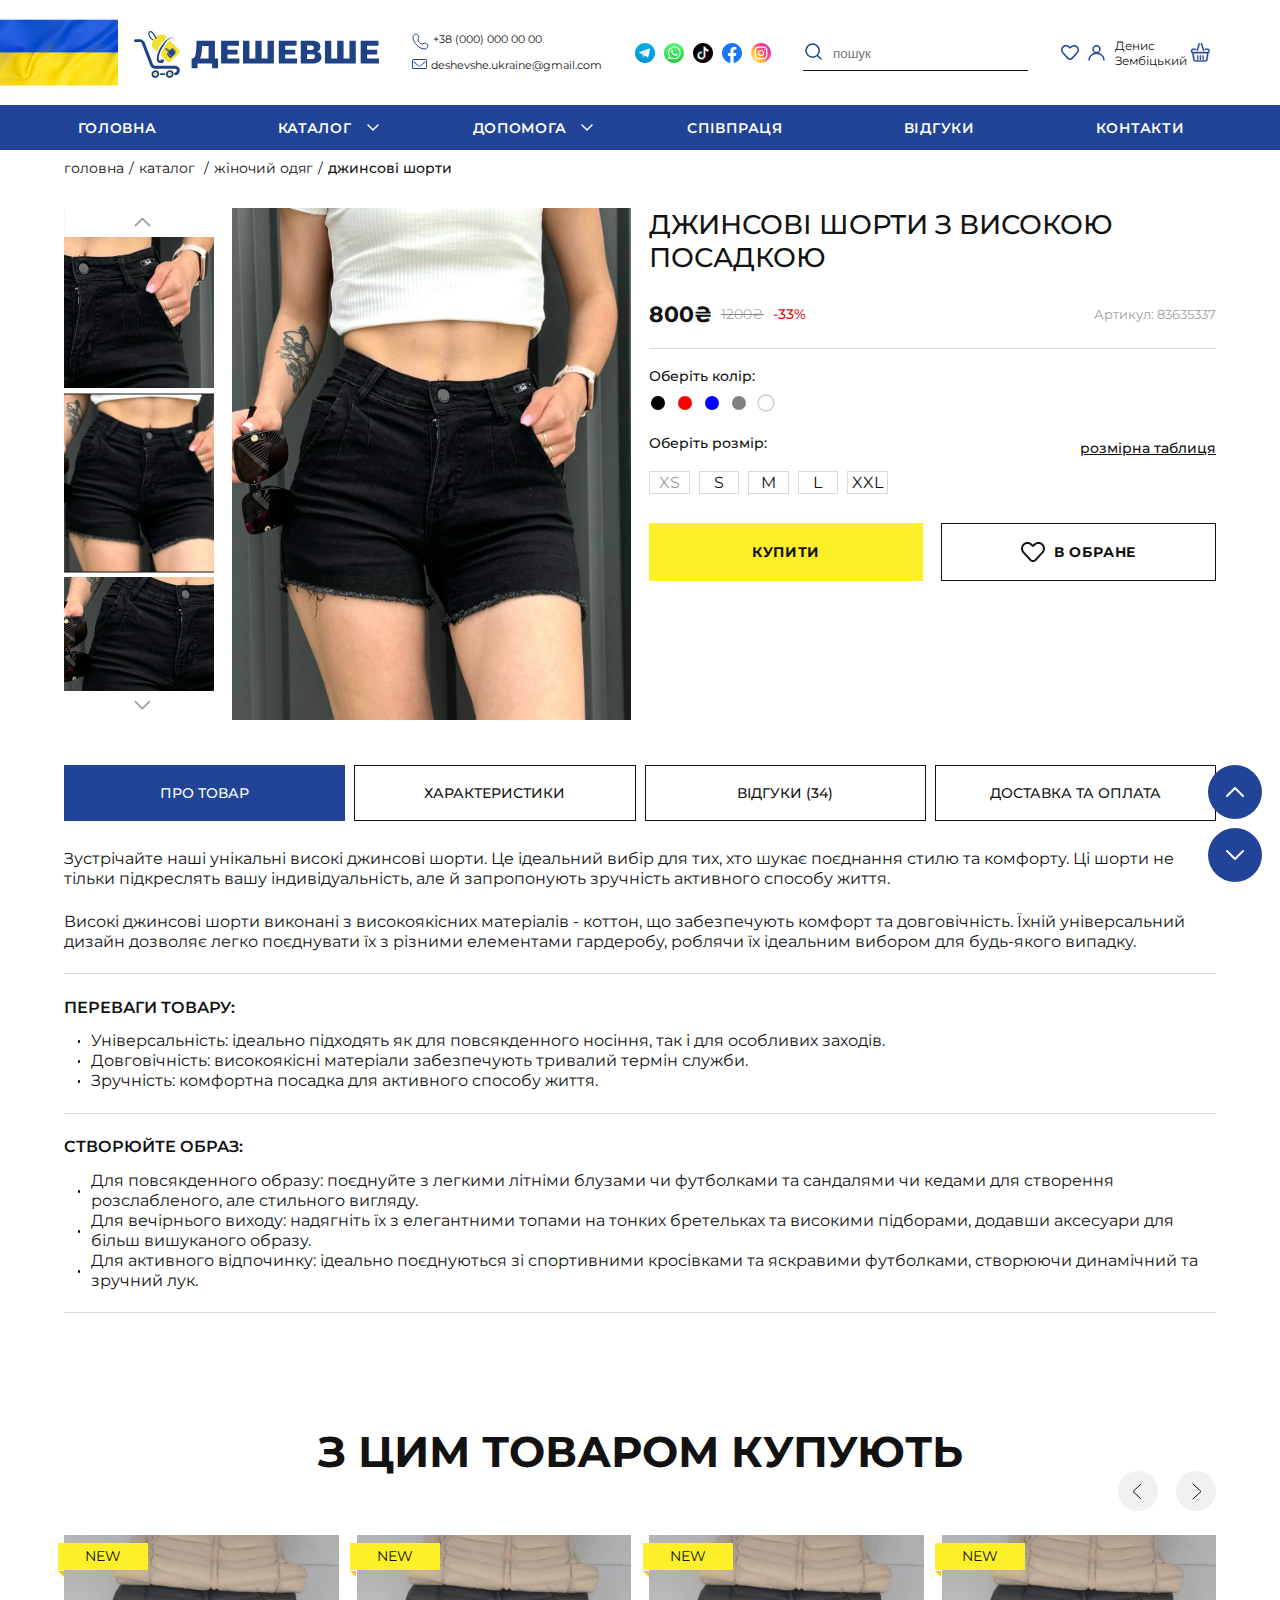
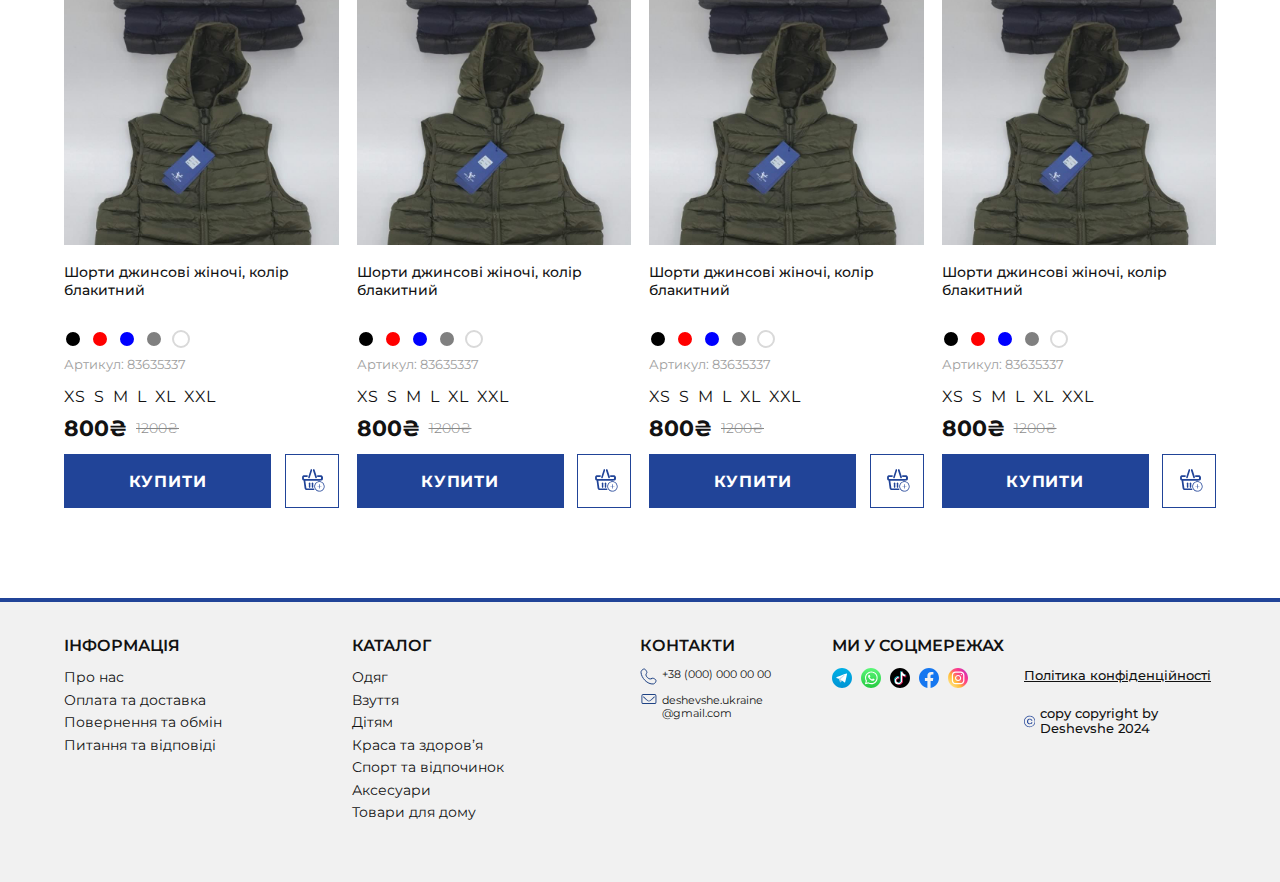
<file: docs/card.html>
<!DOCTYPE html><html lang="uk"><head><meta charset="UTF-8"><meta name="viewport" content="width=device-width, initial-scale=1.0, user-scalable=yes, maximum-scale=2.0"><link rel="preconnect" href="https://fonts.googleapis.com">
<link rel="preconnect" href="https://fonts.gstatic.com" crossorigin>
<link href="https://fonts.googleapis.com/css2?family=Montserrat:wght@100..900&display=swap" rel="stylesheet"><link rel="stylesheet" href="css/style.css"><title>Дешевше - інтернет магазин необхідних товарів для всієї родини</title></head><body id="body"><header><div class="fixed-header"><div class="wrapper d-flex header item-center"><div class="flex-between burger-logo item-center"><div class="logo flag-img"><a href="index.html"><img src="img/logo.svg" alt="logo"></a></div></div><div class="icon-mobile flex-between item-center"><div class="search-mobile"> <a href="#"> <svg xmlns="http://www.w3.org/2000/svg" width="11" height="11" viewBox="0 0 11 11" fill="none">
<circle cx="4.5" cy="4.5" r="4" stroke="#214498"/>
<path d="M9.64645 10.3536C9.84171 10.5488 10.1583 10.5488 10.3536 10.3536C10.5488 10.1583 10.5488 9.84171 10.3536 9.64645L9.64645 10.3536ZM7.14645 7.85355L9.64645 10.3536L10.3536 9.64645L7.85355 7.14645L7.14645 7.85355Z" fill="#214498"/>
</svg></a></div><p class="like-cta"> <a href="like-product.html "> <svg xmlns="http://www.w3.org/2000/svg" width="18" height="18" viewBox="0 0 18 15" fill="none">
<path fill-rule="evenodd" clip-rule="evenodd" d="M9 3.56603C8.60077 3.56603 8.21802 3.40688 7.93648 3.12383L7.31995 2.50396C5.98855 1.16536 3.83329 1.16536 2.50189 2.50396C1.20207 3.81081 1.16178 5.92042 2.41159 7.27666L7.56529 12.8692C8.34036 13.7103 9.65962 13.7103 10.4347 12.8692L15.5884 7.27663C16.8382 5.9204 16.7979 3.81079 15.4981 2.50394C14.1667 1.16535 12.0115 1.16535 10.6801 2.50395L10.0635 3.12383C9.78198 3.40688 9.39923 3.56603 9 3.56603ZM9.79432 1.27598C9.73401 1.33093 9.67473 1.38765 9.61655 1.44615L9 2.06603L8.38346 1.44616C8.32528 1.38767 8.26601 1.33095 8.2057 1.27601C6.27808 -0.480262 3.29803 -0.423545 1.43838 1.44616C-0.42795 3.32258 -0.485295 6.34658 1.30854 8.29316L6.46223 13.8857C7.83138 15.3714 10.1686 15.3714 11.5377 13.8857L16.6915 8.29313C18.4853 6.34656 18.4279 3.32256 16.5616 1.44614C14.702 -0.423554 11.7219 -0.480273 9.79432 1.27598Z" fill="#1E4284"/>
</svg></a></p><p class="cabinet-cta"><a href="#"><svg xmlns="http://www.w3.org/2000/svg" width="11" height="10" viewBox="0 0 11 10" fill="none">
<circle cx="5.5" cy="2.5" r="2" stroke="#214498"/>
<path d="M10 9C10 6.79086 7.98528 5 5.5 5C3.01472 5 1 6.79086 1 9" stroke="#214498" stroke-linecap="round"/>
</svg></a></p><p class="cart-cta"> <a href="basket.html"><svg xmlns="http://www.w3.org/2000/svg" width="10" height="10" viewBox="0 0 10 10" fill="none">
<g clip-path="url(#clip0_474_28)">
<path fill-rule="evenodd" clip-rule="evenodd" d="M3.17996 4.28995C3.02996 4.21995 2.95996 4.00995 3.01996 3.82995L4.15996 0.229953C4.21996 0.0399531 4.38996 -0.0500469 4.52996 0.0299531C4.67996 0.0999531 4.74996 0.309953 4.68996 0.489953L3.54996 4.08995C3.50996 4.22995 3.39996 4.31995 3.28996 4.31995C3.25996 4.31995 3.22996 4.31995 3.19996 4.30995C3.19996 4.29995 3.18996 4.29995 3.17996 4.28995Z" fill="#1E4284" stroke="#1E4284" stroke-width="0.2"/>
<path fill-rule="evenodd" clip-rule="evenodd" d="M6.45 4.08992L5.31 0.489924C5.25 0.309924 5.32 0.0999238 5.47 0.0299239C5.61 -0.0500761 5.78 0.0299239 5.84 0.229924L6.98 3.82992C7.04 4.00992 6.97 4.21992 6.82 4.28992C6.79 4.30992 6.75 4.31992 6.71 4.31992C6.6 4.31992 6.49 4.22992 6.45 4.08992Z" fill="#1E4284" stroke="#1E4284" stroke-width="0.2"/>
<path fill-rule="evenodd" clip-rule="evenodd" d="M3.29004 8.63998V6.83998C3.29004 6.63998 3.41004 6.47998 3.57004 6.47998C3.73004 6.47998 3.86004 6.63998 3.86004 6.83998V8.63998C3.86004 8.83998 3.73004 8.99998 3.57004 8.99998C3.41004 8.99998 3.29004 8.83998 3.29004 8.63998Z" fill="#1E4284" stroke="#1E4284" stroke-width="0.2"/>
<path fill-rule="evenodd" clip-rule="evenodd" d="M4.70996 8.63998V6.83998C4.70996 6.63998 4.83996 6.47998 4.99996 6.47998C5.15996 6.47998 5.28996 6.63998 5.28996 6.83998V8.63998C5.28996 8.83998 5.15996 8.99998 4.99996 8.99998C4.83996 8.99998 4.70996 8.83998 4.70996 8.63998Z" fill="#1E4284" stroke="#1E4284" stroke-width="0.2"/>
<path fill-rule="evenodd" clip-rule="evenodd" d="M6.14001 8.63998V6.83998C6.14001 6.63998 6.27001 6.47998 6.43001 6.47998C6.59001 6.47998 6.71001 6.63998 6.71001 6.83998V8.63998C6.71001 8.83998 6.59001 8.99998 6.43001 8.99998C6.27001 8.99998 6.14001 8.83998 6.14001 8.63998Z" fill="#1E4284" stroke="#1E4284" stroke-width="0.2"/>
<path fill-rule="evenodd" clip-rule="evenodd" d="M9 3H7.67C7.48 3 7.33 3.14 7.33 3.3C7.33 3.47 7.48 3.61 7.67 3.61H9C9.18 3.61 9.33 3.75 9.33 3.91V4.52C9.33 4.69 9.18 4.83 9 4.83H1C0.82 4.83 0.67 4.69 0.67 4.52V3.91C0.67 3.75 0.82 3.61 1 3.61H2.33C2.52 3.61 2.67 3.47 2.67 3.3C2.67 3.14 2.52 3 2.33 3H1C0.45 3 0 3.41 0 3.91V4.52C0 4.93 0.3 5.27 0.7 5.39L1.25 9.13C1.32 9.62 1.8 10 2.33 10H7.67C8.2 10 8.68 9.62 8.75 9.13L9.3 5.39C9.7 5.27 10 4.93 10 4.52V3.91C10 3.41 9.55 3 9 3ZM8.09 9.05C8.06 9.23 7.87 9.39 7.67 9.39H2.33C2.13 9.39 1.94 9.23 1.91 9.05L1.38 5.43H8.62L8.09 9.05Z" fill="#1E4284" stroke="#1E4284" stroke-width="0.2"/>
</g>
<defs>
<clipPath id="clip0_474_28">
<rect width="10" height="10" fill="white"/>
</clipPath>
</defs>
</svg></a></p></div><div class="contact decstop-contact"><p class="d-flex"><svg xmlns="http://www.w3.org/2000/svg" width="17" height="17" viewBox="0 0 17 17" fill="none">
<path d="M11.5 10.6012C9.50415 12.7018 4.41318 7.65653 6.41662 5.54795C7.63985 4.26052 6.25803 2.78923 5.49317 1.70778C4.0577 -0.321854 0.906427 2.48034 1.00213 4.26287C1.30394 9.88404 7.38462 16.5455 13.2729 15.9645C15.115 15.7827 17.2315 12.456 15.1186 11.2402C14.0621 10.6322 12.6118 9.43099 11.5 10.6012Z" stroke="#1E4284" stroke-linecap="round" stroke-linejoin="round"/>
</svg><a href="tel:+380000000000">+38 (000) 000 00 00 </a></p><p class="d-flex"><svg xmlns="http://www.w3.org/2000/svg" width="15" height="10" viewBox="0 0 15 10" fill="none">
<path fill-rule="evenodd" clip-rule="evenodd" d="M1.875 0.9375H13.125C13.6428 0.9375 14.0625 1.35723 14.0625 1.875V8.125C14.0625 8.64277 13.6428 9.0625 13.125 9.0625H1.875C1.35723 9.0625 0.9375 8.64277 0.9375 8.125V1.875C0.9375 1.35723 1.35723 0.9375 1.875 0.9375ZM0 1.875C0 0.839466 0.839466 0 1.875 0H13.125C14.1605 0 15 0.839466 15 1.875V8.125C15 9.16053 14.1605 10 13.125 10H1.875C0.839466 10 0 9.16053 0 8.125V1.875ZM2.35405 2.60864C2.19114 2.45844 1.93354 2.46476 1.77868 2.62277C1.62382 2.78078 1.63034 3.03063 1.79324 3.18083L4.81459 5.96661C4.81997 5.97157 4.82548 5.97638 4.83113 5.98105L4.85188 5.99819C5.40924 6.45856 5.85647 6.82796 6.25018 7.07894C6.65807 7.33896 7.05015 7.5 7.5 7.5C7.94985 7.5 8.34193 7.33896 8.74982 7.07894C9.14353 6.82796 9.59076 6.45856 10.1481 5.99819L10.1481 5.99819L10.1689 5.98104C10.1745 5.97638 10.18 5.97157 10.1854 5.96661L13.2068 3.18083C13.3697 3.03063 13.3762 2.78078 13.2213 2.62277C13.0665 2.46476 12.8089 2.45844 12.646 2.60864L9.63268 5.38698C9.05424 5.86474 8.64749 6.19945 8.30277 6.41921C7.96565 6.63411 7.73022 6.71053 7.5 6.71053C7.26978 6.71053 7.03435 6.63411 6.69723 6.41921C6.35251 6.19945 5.94576 5.86474 5.36733 5.38698L2.35405 2.60864Z" fill="#1E4284"/>
</svg><a href="mailto:deshevshe.ukraine@gmail.com">deshevshe.ukraine@gmail.com</a></p></div><div class="social-header"><div class="d-flex social-icon"><p><a href="https://t.me/"> <svg xmlns="http://www.w3.org/2000/svg" width="20" height="20" viewBox="0 0 20 20" fill="none">
<g clip-path="url(#clip0_213_16744)">
<path d="M10 20C15.5228 20 20 15.5228 20 10C20 4.47715 15.5228 0 10 0C4.47715 0 0 4.47715 0 10C0 15.5228 4.47715 20 10 20Z" fill="url(#paint0_linear_213_16744)"/>
<path d="M6.7998 10.7L7.9998 14C7.9998 14 8.0998 14.3 8.2998 14.3C8.4998 14.3 10.7998 11.8 10.7998 11.8L13.3998 6.7L6.7998 9.9V10.7Z" fill="#C1DAEA"/>
<path d="M8.29966 11.6L8.09966 14C8.09966 14 7.99966 14.7 8.69966 14C9.39966 13.3 10.1997 12.7 10.1997 12.7L8.29966 11.6Z" fill="#9CC6D9"/>
<path d="M6.8001 10.8L4.4001 10C4.4001 10 4.1001 9.9 4.2001 9.6C4.2001 9.5 4.3001 9.5 4.4001 9.4C4.9001 9 14.4001 5.6 14.4001 5.6C14.4001 5.6 14.7001 5.5 14.8001 5.6C14.9001 5.6 14.9001 5.7 15.0001 5.8C15.0001 5.8 15.0001 5.9 15.0001 6C15.0001 6.1 15.0001 6.1 15.0001 6.2C14.9001 7.1 13.2001 14.1 13.2001 14.1C13.2001 14.1 13.1001 14.5 12.7001 14.5C12.6001 14.5 12.4001 14.5 12.2001 14.3C11.5001 13.7 9.0001 12 8.4001 11.6C8.4001 11.6 8.4001 11.6 8.4001 11.5V11.4C8.4001 11.4 12.8001 7.5 12.9001 7.1C12.9001 7.1 12.9001 7.1 12.8001 7.1C12.5001 7.2 7.5001 10.4 6.9001 10.7C6.9001 10.9 6.8001 10.8 6.8001 10.8Z" fill="white"/>
</g>
<defs>
<linearGradient id="paint0_linear_213_16744" x1="10" y1="20" x2="10" y2="0" gradientUnits="userSpaceOnUse">
<stop stop-color="#0093D4"/>
<stop offset="1" stop-color="#00B0E5"/>
</linearGradient>
<clipPath id="clip0_213_16744">
<rect width="20" height="20" fill="white"/>
</clipPath>
</defs>
</svg></a></p><p><a href="whatsapp://send?phone=+12345678910"> <svg xmlns="http://www.w3.org/2000/svg" width="20" height="20" viewBox="0 0 20 20" fill="none">
<g clip-path="url(#clip0_213_16752)">
<path d="M10 20C15.5228 20 20 15.5228 20 10C20 4.47715 15.5228 0 10 0C4.47715 0 0 4.47715 0 10C0 15.5228 4.47715 20 10 20Z" fill="url(#paint0_linear_213_16752)"/>
<path fill-rule="evenodd" clip-rule="evenodd" d="M14.8004 5.3C13.6004 4.1 12.0004 3.4 10.3004 3.4C6.80039 3.5 4.00039 6.3 4.00039 9.8C4.00039 10.9 4.30039 12 4.80039 13L3.90039 16.3L7.30039 15.4C8.20039 15.9 9.30039 16.2 10.3004 16.2C13.8004 16.2 16.6004 13.4 16.6004 9.9C16.7004 8.1 16.0004 6.5 14.8004 5.3ZM10.3004 15.1C9.40039 15.1 8.40039 14.8 7.60039 14.4L7.40039 14.3L5.40039 14.8L6.00039 12.8L5.90039 12.6C5.30039 11.8 5.00039 10.8 5.10039 9.8C5.10039 6.9 7.50039 4.5 10.4004 4.5C11.8004 4.5 13.1004 5 14.1004 6C15.1004 7 15.6004 8.3 15.6004 9.7C15.6004 12.7 13.2004 15.1 10.3004 15.1ZM13.2004 11.1C13.0004 11 12.3004 10.6 12.1004 10.6C12.0004 10.5 11.8004 10.5 11.7004 10.7C11.6004 10.9 11.3004 11.2 11.2004 11.3C11.1004 11.4 11.0004 11.4 10.9004 11.3C10.7004 11.2 10.2004 11.1 9.60039 10.5C9.10039 10.1 8.80039 9.6 8.70039 9.4C8.60039 9.2 8.70039 9.2 8.80039 9.1C8.90039 9.1 9.00039 9 9.10039 8.9C9.20039 8.8 9.20039 8.7 9.30039 8.6C9.40039 8.5 9.30039 8.4 9.30039 8.3C9.30039 8.2 8.90039 7.4 8.80039 7.1C8.60039 6.8 8.50039 6.9 8.40039 6.9C8.30039 6.9 8.20039 6.9 8.10039 6.9C8.00039 6.9 7.80039 6.9 7.70039 7.1C7.50039 7.2 7.10039 7.6 7.10039 8.4C7.10039 9.2 7.70039 9.9 7.70039 10C7.80039 10.1 8.80039 11.7 10.4004 12.4C10.8004 12.6 11.1004 12.7 11.3004 12.7C11.7004 12.8 12.0004 12.8 12.3004 12.8C12.6004 12.8 13.2004 12.4 13.4004 12C13.5004 11.6 13.5004 11.3 13.5004 11.2C13.5004 11.2 13.4004 11.2 13.2004 11.1Z" fill="white"/>
</g>
<defs>
<linearGradient id="paint0_linear_213_16752" x1="10" y1="18.547" x2="10" y2="-1.453" gradientUnits="userSpaceOnUse">
<stop stop-color="#27CD44"/>
<stop offset="1" stop-color="#5FFB7C"/>
</linearGradient>
<clipPath id="clip0_213_16752">
<rect width="20" height="20" fill="white"/>
</clipPath>
</defs>
</svg></a></p><p><a href=""> <svg xmlns="http://www.w3.org/2000/svg" width="20" height="20" viewBox="0 0 20 20" fill="none">
<g clip-path="url(#clip0_213_16759)">
<path d="M10 20C15.5228 20 20 15.5228 20 10C20 4.47715 15.5228 0 10 0C4.47715 0 0 4.47715 0 10C0 15.5228 4.47715 20 10 20Z" fill="black"/>
<path d="M7.29961 14C7.39961 14.1 7.49961 14.2 7.59961 14.3C7.89961 14.6 8.29961 14.7 8.69961 14.7C9.69961 14.8 10.5996 14 10.6996 13V12.9C10.6996 9.9 10.6996 6.9 10.6996 3.9C10.6996 3.7 10.6996 3.7 10.8996 3.7C11.3996 3.7 11.7996 3.7 12.2996 3.7H12.3996V3.8C12.5996 4.6 12.9996 5.2 13.6996 5.7L13.7996 5.8C13.7996 5.8 13.8996 5.8 13.8996 5.9C13.9996 6 14.0996 6.1 14.1996 6.1C14.5996 6.4 14.9996 6.6 15.3996 6.7H15.4996V6.8C15.4996 7.3 15.4996 7.9 15.4996 8.4C15.4996 8.5 15.4996 8.5 15.3996 8.5C14.9996 8.5 14.5996 8.4 14.2996 8.4C13.6996 8.3 13.0996 8 12.4996 7.6C12.4996 7.6 12.3996 7.5 12.3996 7.6V7.7C12.3996 9.2 12.3996 10.7 12.3996 12.2C12.3996 13.2 12.0996 14.2 11.3996 15C10.6996 15.8 9.79961 16.3 8.69961 16.5C7.89961 16.6 6.99961 16.5 6.29961 16.1C6.19961 16 6.09961 16 5.89961 15.9L5.79961 15.8C5.49961 15.6 5.39961 15.3 5.19961 15C4.89961 14.6 4.79961 14.1 4.69961 13.6C4.69961 13.3 4.59961 13 4.59961 12.7C4.69961 11.7 4.99961 10.9 5.59961 10.2C6.09961 9.6 6.79961 9.2 7.49961 8.9C7.79961 8.8 8.09961 8.7 8.49961 8.7C8.59961 8.7 8.59961 8.7 8.69961 8.7H8.79961V8.8C8.79961 9.3 8.79961 9.9 8.79961 10.4C8.79961 10.4 8.79961 10.4 8.79961 10.5C8.79961 10.6 8.79961 10.6 8.69961 10.6C8.59961 10.6 8.39961 10.5 8.29961 10.5C8.09961 10.5 7.79961 10.5 7.59961 10.6C6.89961 10.9 6.39961 11.4 6.29961 12.2C6.19961 13 6.49961 13.6 7.09961 14C7.19961 13.9 7.29961 14 7.29961 14Z" fill="white"/>
<path d="M5.90039 15.9C6.40039 16.2 7.00039 16.4 7.50039 16.5C7.80039 16.5 8.10039 16.6 8.30039 16.5C9.20039 16.5 10.1004 16.1 10.8004 15.5C11.5004 14.9 12.0004 14.2 12.2004 13.3C12.3004 13 12.3004 12.7 12.3004 12.5C12.3004 12.3 12.3004 12.2 12.3004 12C12.3004 10.6 12.3004 9.2 12.3004 7.8V7.7H12.4004C12.9004 8 13.4004 8.3 14.0004 8.5C14.3004 8.6 14.7004 8.6 15.0004 8.7C15.1004 8.7 15.3004 8.7 15.4004 8.7C15.5004 8.7 15.5004 8.7 15.5004 8.6C15.5004 8.5 15.5004 8.5 15.5004 8.4C15.5004 7.9 15.5004 7.4 15.5004 7V6.9C15.6004 6.9 15.8004 6.9 15.9004 7C16.0004 7 16.1004 7 16.1004 7C16.1004 7 16.2004 7 16.2004 7.1C16.2004 7.8 16.2004 8.5 16.2004 9.2C16.2004 9.3 16.2004 9.3 16.1004 9.3C15.9004 9.3 15.7004 9.3 15.5004 9.3C15.1004 9.2 14.6004 9.1 14.2004 9C13.8004 8.8 13.4004 8.6 13.1004 8.4C13.1004 8.4 13.1004 8.4 13.0004 8.3V8.4C13.0004 9.9 13.0004 11.4 13.0004 12.9C13.0004 13.7 12.8004 14.5 12.4004 15.1C11.9004 15.9 11.2004 16.5 10.2004 16.8C9.60039 17 9.10039 17.1 8.50039 17C7.60039 17 6.70039 16.6 5.90039 15.9Z" fill="#EC1655"/>
<path d="M12.5004 3.8C12.4004 3.8 12.4004 3.8 12.5004 3.8C11.9004 3.8 11.4004 3.8 10.9004 3.8C10.8004 3.8 10.8004 3.8 10.8004 3.9C10.8004 6.9 10.8004 9.9 10.8004 12.8C10.8004 13 10.8004 13.2 10.7004 13.4C10.5004 14.1 10.0004 14.6 9.30039 14.7C8.50039 14.9 7.90039 14.6 7.40039 14C7.50039 14.1 7.70039 14.1 7.90039 14.1C8.40039 14.2 8.90039 14.1 9.30039 13.9C9.80039 13.6 10.1004 13.1 10.2004 12.6C10.2004 12.5 10.2004 12.4 10.2004 12.3C10.2004 9.3 10.2004 6.3 10.2004 3.4C10.2004 3.3 10.2004 3.3 10.3004 3.3C11.0004 3.3 11.7004 3.3 12.4004 3.3C12.5004 3.3 12.5004 3.3 12.5004 3.4C12.4004 3.4 12.4004 3.6 12.5004 3.8Z" fill="#0CBAC6"/>
<path d="M8.8 8.70001C8.4 8.70001 8 8.70001 7.6 8.90001C7 9.10001 6.5 9.40001 6 9.80001C5.4 10.3 5 11 4.8 11.8C4.7 12.1 4.7 12.4 4.7 12.6C4.7 12.8 4.7 12.9 4.7 13.1C4.7 13.6 4.8 14 5 14.5C5.2 15 5.5 15.4 5.8 15.8C5.7 15.8 5.7 15.7 5.6 15.6C4.9 15.1 4.4 14.4 4.2 13.5C4.1 13.3 4 13 4 12.7C4 12.5 4 12.3 4 12C4 11.5 4.2 11 4.4 10.6C4.6 10.1 4.9 9.70001 5.3 9.30001C5.7 8.90001 6.2 8.50001 6.8 8.30001C7.2 8.20001 7.5 8.10001 7.9 8.10001C8.2 8.10001 8.5 8.10001 8.7 8.10001C8.7 8.10001 8.8 8.10001 8.8 8.20001C8.8 8.30001 8.8 8.50001 8.8 8.70001Z" fill="#0CBAC6"/>
<path d="M7.29997 14C7.09997 13.9 6.99997 13.8 6.89997 13.7C6.59997 13.4 6.39997 13 6.29997 12.5C6.19997 11.5 6.79997 10.7 7.59997 10.4C7.99997 10.3 8.29997 10.3 8.69997 10.4C8.69997 10.4 8.69997 10.4 8.79997 10.4V10.3C8.79997 9.80001 8.79997 9.20001 8.79997 8.70001V8.60001C8.99997 8.60001 9.19997 8.60001 9.39997 8.60001C9.39997 9.30001 9.39997 10 9.39997 10.8V10.9C9.29997 10.9 9.19997 10.9 9.09997 10.8C8.49997 10.7 7.99997 10.9 7.59997 11.2C7.19997 11.5 6.99997 11.9 6.89997 12.4C6.89997 13.1 6.99997 13.5 7.29997 14Z" fill="#EC1655"/>
<path d="M13.9004 5.9C13.7004 5.8 13.5004 5.6 13.3004 5.4C12.8004 4.9 12.6004 4.4 12.4004 3.8C12.6004 3.8 12.8004 3.8 13.0004 3.8C13.0004 4.3 13.2004 4.8 13.4004 5.3C13.6004 5.5 13.7004 5.7 13.9004 5.9Z" fill="#EC1655"/>
<path d="M15.6 6.9C15 6.8 14.6 6.5 14.1 6.2C14.1 6.1 14 6 14 6C14 6 14 6 14.1 6C14.4 6.2 14.8 6.3 15.2 6.4C15.3 6.4 15.5 6.4 15.7 6.4C15.8 6.4 15.8 6.4 15.8 6.5C15.6 6.6 15.6 6.7 15.6 6.9Z" fill="#0CBAC6"/>
</g>
<defs>
<clipPath id="clip0_213_16759">
<rect width="20" height="20" fill="white"/>
</clipPath>
</defs>
</svg></a></p><p><a href=""> <svg xmlns="http://www.w3.org/2000/svg" width="20" height="20" viewBox="0 0 20 20" fill="none">
<g clip-path="url(#clip0_213_16771)">
<path d="M10 0C4.5 0 0 4.5 0 10C0 15 3.7 19.1 8.4 19.9V12.9H5.9V10H8.4V7.8C8.4 5.3 9.9 3.9 12.2 3.9C13.3 3.9 14.4 4.1 14.4 4.1V6.6H13.1C11.9 6.6 11.5 7.4 11.5 8.2V10H14.3L13.9 12.9H11.6V19.9C16.3 19.1 20 15 20 10C20 4.5 15.5 0 10 0Z" fill="#1677F0"/>
</g>
<defs>
<clipPath id="clip0_213_16771">
<rect width="20" height="20" fill="white"/>
</clipPath>
</defs>
</svg></a></p><p><a href=""> <svg xmlns="http://www.w3.org/2000/svg" width="20" height="20" viewBox="0 0 20 20" fill="none">
<g clip-path="url(#clip0_213_16773)">
<path d="M10.0002 18.7C14.8603 18.7 18.8002 14.7601 18.8002 9.9C18.8002 5.03989 14.8603 1.1 10.0002 1.1C5.14009 1.1 1.2002 5.03989 1.2002 9.9C1.2002 14.7601 5.14009 18.7 10.0002 18.7Z" fill="white"/>
<path d="M10 20C4.5 20 0 15.5 0 10C0 4.5 4.5 0 10 0C15.5 0 20 4.5 20 10C20 15.5 15.5 20 10 20ZM13.4 5.9C13 5.9 12.7 6.2 12.7 6.6C12.7 7 13 7.3 13.4 7.3C13.8 7.3 14.1 7 14.1 6.6C14.1 6.2 13.8 5.9 13.4 5.9ZM10.1 6.9C8.4 6.9 7 8.3 7 10C7 11.7 8.4 13.1 10.1 13.1C11.8 13.1 13.2 11.7 13.2 10C13.2 8.3 11.8 6.9 10.1 6.9ZM10.1 12C9 12 8.1 11.1 8.1 10C8.1 8.9 9 8 10.1 8C11.2 8 12.1 8.9 12.1 10C12.1 11.1 11.2 12 10.1 12ZM16.4 7.4C16.4 5.3 14.7 3.6 12.6 3.6H7.6C5.5 3.6 3.8 5.3 3.8 7.4V12.4C3.8 14.5 5.5 16.2 7.6 16.2H12.6C14.7 16.2 16.4 14.5 16.4 12.4V7.4ZM15.2 12.4C15.2 13.8 14 15 12.6 15H7.6C6.1 15 5 13.9 5 12.4V7.4C5 6 6.1 4.8 7.6 4.8H12.6C14 4.8 15.2 6 15.2 7.4V12.4Z" fill="url(#paint0_linear_213_16773)"/>
</g>
<defs>
<linearGradient id="paint0_linear_213_16773" x1="1.92" y1="16.88" x2="26.7298" y2="-4.2452" gradientUnits="userSpaceOnUse">
<stop offset="0.0011048" stop-color="#FFE185"/>
<stop offset="0.2094" stop-color="#FFBB36"/>
<stop offset="0.3765" stop-color="#FF5176"/>
<stop offset="0.5238" stop-color="#F63395"/>
<stop offset="0.7394" stop-color="#A436D2"/>
<stop offset="1" stop-color="#5F4EED"/>
</linearGradient>
<clipPath id="clip0_213_16773">
<rect width="20" height="20" fill="white"/>
</clipPath>
</defs>
</svg></a></p></div></div><div class="search-block"><form action="#" method="post"><label for="search"><input type="text" id="search" name="search" placeholder="пошук"></label><button class="serch" type="submit"><svg xmlns="http://www.w3.org/2000/svg" width="17" height="17" viewBox="0 0 17 17" fill="none">
<path d="M16 16L12.4706 12.4706M14.2353 7.61765C14.2353 11.2725 11.2725 14.2353 7.61765 14.2353C3.96282 14.2353 1 11.2725 1 7.61765C1 3.96282 3.96282 1 7.61765 1C11.2725 1 14.2353 3.96282 14.2353 7.61765Z" stroke="#1E4284" stroke-width="1.5" stroke-linecap="round" stroke-linejoin="round"/>
</svg></button></form></div><div class="header-btn flex-between decstop-cart item-center"><p class="like-cta"> <a href="like-product.html "> <svg xmlns="http://www.w3.org/2000/svg" width="18" height="18" viewBox="0 0 18 15" fill="none">
<path fill-rule="evenodd" clip-rule="evenodd" d="M9 3.56603C8.60077 3.56603 8.21802 3.40688 7.93648 3.12383L7.31995 2.50396C5.98855 1.16536 3.83329 1.16536 2.50189 2.50396C1.20207 3.81081 1.16178 5.92042 2.41159 7.27666L7.56529 12.8692C8.34036 13.7103 9.65962 13.7103 10.4347 12.8692L15.5884 7.27663C16.8382 5.9204 16.7979 3.81079 15.4981 2.50394C14.1667 1.16535 12.0115 1.16535 10.6801 2.50395L10.0635 3.12383C9.78198 3.40688 9.39923 3.56603 9 3.56603ZM9.79432 1.27598C9.73401 1.33093 9.67473 1.38765 9.61655 1.44615L9 2.06603L8.38346 1.44616C8.32528 1.38767 8.26601 1.33095 8.2057 1.27601C6.27808 -0.480262 3.29803 -0.423545 1.43838 1.44616C-0.42795 3.32258 -0.485295 6.34658 1.30854 8.29316L6.46223 13.8857C7.83138 15.3714 10.1686 15.3714 11.5377 13.8857L16.6915 8.29313C18.4853 6.34656 18.4279 3.32256 16.5616 1.44614C14.702 -0.423554 11.7219 -0.480273 9.79432 1.27598Z" fill="#1E4284"/>
</svg></a></p><p class="cabinet-cta"> <a class="d-flex item-center" href="#"><svg xmlns="http://www.w3.org/2000/svg" width="17" height="16" viewBox="0 0 17 16" fill="none">
<circle cx="8.50016" cy="4.16667" r="3.41667" stroke="none" stroke-width="1.5"/>
<path d="M16 14.9999C16 11.318 12.6421 8.33325 8.5 8.33325C4.35786 8.33325 1 11.318 1 14.9999" stroke="#1E4284" stroke-width="1.5" stroke-linecap="round"/>
</svg><span class="name-autorization">Денис Зембіцький</span></a></p><p class="cart-cta"> <a href="basket.html"><svg xmlns="http://www.w3.org/2000/svg" viewBox="0 0 20 15" fill="none">
<g clip-path="url(#clip0_2001_1242)">
<path fill-rule="evenodd" clip-rule="evenodd" d="M4.77019 6.43505C4.54519 6.33005 4.44019 6.01505 4.53019 5.74505L6.24019 0.345052C6.33019 0.0600517 6.58519 -0.0749483 6.79519 0.0450517C7.02019 0.150052 7.12519 0.465052 7.03519 0.735052L5.32519 6.13505C5.26519 6.34505 5.10019 6.48005 4.93519 6.48005C4.89019 6.48005 4.84519 6.48005 4.80019 6.46505C4.80019 6.45005 4.78519 6.45005 4.77019 6.43505Z" fill="#none" stroke="#none" stroke-width="0.3"/>
<path fill-rule="evenodd" clip-rule="evenodd" d="M9.67476 6.13501L7.96476 0.735008C7.87476 0.465008 7.97976 0.150008 8.20476 0.0450078C8.41476 -0.0749922 8.66976 0.0450079 8.75976 0.345008L10.4698 5.74501C10.5598 6.01501 10.4548 6.33001 10.2298 6.43501C10.1848 6.46501 10.1248 6.48001 10.0648 6.48001C9.89976 6.48001 9.73476 6.34501 9.67476 6.13501Z" fill="#none" stroke="#none" stroke-width="0.3"/>
<path fill-rule="evenodd" clip-rule="evenodd" d="M4.93506 12.96V10.26C4.93506 9.95997 5.11506 9.71997 5.35506 9.71997C5.59506 9.71997 5.79006 9.95997 5.79006 10.26V12.96C5.79006 13.26 5.59506 13.5 5.35506 13.5C5.11506 13.5 4.93506 13.26 4.93506 12.96Z" fill="#none" stroke="#none" stroke-width="0.2"/>
<path fill-rule="evenodd" clip-rule="evenodd" d="M7.06494 12.96V10.26C7.06494 9.95997 7.25994 9.71997 7.49994 9.71997C7.73994 9.71997 7.93494 9.95997 7.93494 10.26V12.96C7.93494 13.26 7.73994 13.5 7.49994 13.5C7.25994 13.5 7.06494 13.26 7.06494 12.96Z" fill="#none" stroke="#none" stroke-width="0.2"/>
<path fill-rule="evenodd" clip-rule="evenodd" d="M9.20996 12.96V10.26C9.20996 9.95997 9.40496 9.71997 9.64496 9.71997C9.88496 9.71997 10.065 9.95997 10.065 10.26V12.96C10.065 13.26 9.88496 13.5 9.64496 13.5C9.40496 13.5 9.20996 13.26 9.20996 12.96Z" fill="#none" stroke="#none" stroke-width="0.2"/>
<path fill-rule="evenodd" clip-rule="evenodd" d="M13.5 4.5H11.505C11.22 4.5 10.995 4.71 10.995 4.95C10.995 5.205 11.22 5.415 11.505 5.415H13.5C13.77 5.415 13.995 5.625 13.995 5.865V6.78C13.995 7.035 13.77 7.245 13.5 7.245H1.5C1.23 7.245 1.005 7.035 1.005 6.78V5.865C1.005 5.625 1.23 5.415 1.5 5.415H3.495C3.78 5.415 4.005 5.205 4.005 4.95C4.005 4.71 3.78 4.5 3.495 4.5H1.5C0.675 4.5 0 5.115 0 5.865V6.78C0 7.395 0.45 7.905 1.05 8.085L1.875 13.695C1.98 14.43 2.7 15 3.495 15H11.505C12.3 15 13.02 14.43 13.125 13.695L13.95 8.085C14.55 7.905 15 7.395 15 6.78V5.865C15 5.115 14.325 4.5 13.5 4.5ZM12.135 13.575C12.09 13.845 11.805 14.085 11.505 14.085H3.495C3.195 14.085 2.91 13.845 2.865 13.575L2.07 8.145H12.93L12.135 13.575Z" fill="#none" stroke="#none" stroke-width="0.3"/>
</g>
<defs>
<clipPath id="clip0_2001_1242">
<rect width="15" height="15" fill="white"/>
</clipPath>
</defs>
</svg></a></p></div><div class="burger burger-fix" id="burger"><span class="bord"></span></div><div class="black-fon-popup black-fon-reg"></div><div class="popup-cabinet"><div class="registration"><a class="cancel-popup-cabinet" href="#"> <svg xmlns="http://www.w3.org/2000/svg" width="22" height="22" viewBox="0 0 22 22" fill="none">
<path d="M20.9999 1.00008L1 21M0.999915 1L20.9998 20.9999" stroke="#D9D9D9" stroke-width="2" stroke-linecap="round" stroke-linejoin="round"/>
</svg></a><h2>особистий кабінет</h2><div class="d-flex item-center cta-reg"><a class="entry active-link" href="#">вхід</a><a class="registration" href="#">Реєстрація</a></div><hr class="reg-hr"><div class="entry-form active-form"><form action="#"><p> <label for="emailEntry">E-mail</label><input type="email" name="emailEntry" id="emailEntry" placeholder="Ваш e-mail" required autocomplete="username"></p><p> <label for="passwordEntry">Пароль</label><input class="password" type="password" id="passwordEntry" name="passwordEntry" placeholder="Ваш пароль" required autocomplete="current-password" minlength="6" maxlength="25"><a class="eye closeEye" href="#" data-target="passwordEntry"><svg class="openEye" xmlns="http://www.w3.org/2000/svg" width="17" height="12" viewBox="0 0 17 12" fill="none">
<path d="M1.39258 7.004C1.19843 6.7376 1.10136 6.6044 1.03454 6.3467C0.988487 6.16909 0.988487 5.83091 1.03454 5.6533C1.10136 5.3956 1.19843 5.2624 1.39258 4.996C2.45644 3.5362 4.78758 1 8.14286 1C11.4981 1 13.8293 3.5362 14.8931 4.996C15.0873 5.2624 15.1844 5.3956 15.2512 5.6533C15.2972 5.83091 15.2972 6.16909 15.2512 6.3467C15.1844 6.6044 15.0873 6.7376 14.8931 7.004C13.8293 8.4638 11.4981 11 8.14286 11C4.78758 11 2.45644 8.4638 1.39258 7.004Z" stroke="#D9D9D9" stroke-width="1.5" stroke-linecap="round" stroke-linejoin="round"/>
<path d="M8.14244 7.42857C8.93142 7.42857 9.57101 6.78898 9.57101 6C9.57101 5.21102 8.93142 4.57143 8.14244 4.57143C7.35346 4.57143 6.71387 5.21102 6.71387 6C6.71387 6.78898 7.35346 7.42857 8.14244 7.42857Z" stroke="#D9D9D9" stroke-width="1.5" stroke-linecap="round" stroke-linejoin="round"/>
</svg></a></p><a href="#">Забули пароль?</a><button class="yellow-cta btn-card contact-cta" type="submit">увійти </button></form></div><div class="registration-form"> <form action="#"> <p> <label for="nameReg">Імʼя та прізвище</label><input type="text" name="nameReg" placeholder="Ваше імʼя та прізвище" required maxlength="50"></p><p> <label for="emailReg">E-mail</label><input type="email" name="emailReg" placeholder="Ваш e-mail" required autocomplete="username" maxlength="50"></p><p> <label for="passwordReg">Пароль<span>(Пароль повинен бути не менше 6 символів)</span></label><input class="password" type="password" id="passwordReg" name="passwordReg" placeholder="Ваш пароль" required autocomplete="new-password" minlength="6" maxlength="25"><a class="eye closeEye" href="#" data-target="passwordReg"><svg class="openEye" xmlns="http://www.w3.org/2000/svg" width="17" height="12" viewBox="0 0 17 12" fill="none">
<path d="M1.39258 7.004C1.19843 6.7376 1.10136 6.6044 1.03454 6.3467C0.988487 6.16909 0.988487 5.83091 1.03454 5.6533C1.10136 5.3956 1.19843 5.2624 1.39258 4.996C2.45644 3.5362 4.78758 1 8.14286 1C11.4981 1 13.8293 3.5362 14.8931 4.996C15.0873 5.2624 15.1844 5.3956 15.2512 5.6533C15.2972 5.83091 15.2972 6.16909 15.2512 6.3467C15.1844 6.6044 15.0873 6.7376 14.8931 7.004C13.8293 8.4638 11.4981 11 8.14286 11C4.78758 11 2.45644 8.4638 1.39258 7.004Z" stroke="#D9D9D9" stroke-width="1.5" stroke-linecap="round" stroke-linejoin="round"/>
<path d="M8.14244 7.42857C8.93142 7.42857 9.57101 6.78898 9.57101 6C9.57101 5.21102 8.93142 4.57143 8.14244 4.57143C7.35346 4.57143 6.71387 5.21102 6.71387 6C6.71387 6.78898 7.35346 7.42857 8.14244 7.42857Z" stroke="#D9D9D9" stroke-width="1.5" stroke-linecap="round" stroke-linejoin="round"/>
</svg></a></p><p> <label for="passwordReg2">Повторіть пароль</label><input class="password" type="password" id="passwordReg2" name="passwordReg2" placeholder="Ваш пароль" required autocomplete="new-password" minlength="6" maxlength="25"><a class="eye closeEye" href="#" data-target="passwordReg2"><svg class="openEye" xmlns="http://www.w3.org/2000/svg" width="17" height="12" viewBox="0 0 17 12" fill="none">
<path d="M1.39258 7.004C1.19843 6.7376 1.10136 6.6044 1.03454 6.3467C0.988487 6.16909 0.988487 5.83091 1.03454 5.6533C1.10136 5.3956 1.19843 5.2624 1.39258 4.996C2.45644 3.5362 4.78758 1 8.14286 1C11.4981 1 13.8293 3.5362 14.8931 4.996C15.0873 5.2624 15.1844 5.3956 15.2512 5.6533C15.2972 5.83091 15.2972 6.16909 15.2512 6.3467C15.1844 6.6044 15.0873 6.7376 14.8931 7.004C13.8293 8.4638 11.4981 11 8.14286 11C4.78758 11 2.45644 8.4638 1.39258 7.004Z" stroke="#D9D9D9" stroke-width="1.5" stroke-linecap="round" stroke-linejoin="round"/>
<path d="M8.14244 7.42857C8.93142 7.42857 9.57101 6.78898 9.57101 6C9.57101 5.21102 8.93142 4.57143 8.14244 4.57143C7.35346 4.57143 6.71387 5.21102 6.71387 6C6.71387 6.78898 7.35346 7.42857 8.14244 7.42857Z" stroke="#D9D9D9" stroke-width="1.5" stroke-linecap="round" stroke-linejoin="round"/>
</svg></a></p><button class="yellow-cta btn-card contact-cta" type="submit">зареєструватися </button></form></div></div></div></div><div class="black-fon"></div><div class="header-navigation"> <nav class="wrapper"><ul class="navigation-menu-catalog"><li class="mobile-head-menu"> <span>меню</span><span class="cancel-menu"><svg width="15.026367" height="15.036133" viewBox="0 0 15.0264 15.0361" fill="#fff" xmlns="http://www.w3.org/2000/svg" xmlns:xlink="http://www.w3.org/1999/xlink"><path id="видалити" d="M0.424805 0.29834C0.819336 -0.0993652 1.43848 -0.0993652 1.83301 0.29834L7.51367 6.03198L13.1943 0.29834C13.5879 -0.0993652 14.208 -0.0993652 14.6016 0.29834C14.9961 0.696289 14.9961 1.32129 14.6016 1.71924L8.9209 7.45288L14.7314 13.3171C15.125 13.7148 15.125 14.3401 14.7314 14.7378C14.3369 15.1355 13.7178 15.1355 13.3232 14.7378L7.51367 8.87354L1.70312 14.7378C1.30957 15.1355 0.689453 15.1355 0.295898 14.7378C-0.0986328 14.3401 -0.0986328 13.7148 0.295898 13.3171L6.10547 7.45288L0.424805 1.71924C0.03125 1.32129 0.03125 0.696289 0.424805 0.29834Z" clip-rule="evenodd" fill-opacity="1.000000" fill-rule="evenodd"></path></svg></span></li><li><a class="d-block" href="index.html">головна</a></li><li><a class="down-menu" href="javascript:void(0)">каталог<svg class="position-center" xmlns="http://www.w3.org/2000/svg" width="12" height="8" viewBox="0 0 12 8" fill="none">
<path d="M1 1L6 6L11 1" stroke-width="1.5" stroke-linecap="round"/>
</svg></a><div class="sub-menu-main mobile-menu"><ul class="sub-menu"><li class="default-item d-flex item-center"><a class="d-flex item-center" href="catalog.html"><svg xmlns="http://www.w3.org/2000/svg" width="15" height="15" viewBox="0 0 15 15" >
<path d="M14.85 4.87495C14.775 4.79995 13.425 3.07495 12.45 2.09995C11.4 1.04995 10.125 1.12495 9.3 1.12495H9.075C8.775 1.12495 8.55 1.34995 8.55 1.64995C8.55 2.09995 8.025 2.39995 7.425 2.39995C6.825 2.39995 6.3 2.02495 6.3 1.64995C6.3 1.34995 6.075 1.12495 5.775 1.12495H5.55C4.8 1.12495 3.45 1.04995 2.4 2.09995C1.5 3.07495 0.15 4.87495 0.15 4.87495C0 5.02495 0 5.17495 0 5.32495C0 5.47495 0.15 5.62495 0.225 5.69995L3.225 7.64995V13.2C3.225 13.575 3.525 13.95 3.975 13.95H11.1C11.475 13.95 11.85 13.65 11.85 13.2V7.64995L14.85 5.69995C14.85 5.62495 15 5.47495 15 5.32495C15 5.17495 15 5.02495 14.85 4.87495ZM10.725 5.24995V12.825H4.275V5.24995H3.225V6.29995L1.35 5.09995C1.8 4.49995 2.625 3.52495 3.3 2.84995C3.9 2.24995 4.8 2.17495 5.4 2.17495C5.7 2.99995 6.525 3.52495 7.5 3.52495C8.475 3.52495 9.3 2.99995 9.6 2.17495C10.275 2.17495 11.1 2.24995 11.7 2.84995C12.3 3.52495 13.2 4.49995 13.65 5.09995L11.775 6.29995V5.24995H10.725Z"/>
</svg><span>одяг</span></a><div class="default-menu second-subMenu"><div><p class="head-subMenu">Жінкам</p><ul><li><a href="#">Сукні</a></li><li><a href="#">Футболки</a></li><li><a href="#">Блузи</a></li><li><a href="#">Сорочки</a></li><li><a href="#">Топи</a></li><li><a href="#">Джинси</a></li><li><a href="#">Спідниці</a></li><li><a href="#">Шорти</a></li><li><a href="#">Костюми</a></li><li><a href="#">Верхній одяг</a></li><li><a href="#">Жилети</a></li><li><a href="#">Спортивний одяг</a></li><li><a href="#">Худі</a></li><li><a href="#">Лонгсліви</a></li></ul></div><div><p class="head-subMenu">Чоловікам</p><ul><li><a href="#">Футболки</a></li><li><a href="#">Сорочки</a></li><li><a href="#">Джинси</a></li><li><a href="#">Шорти</a></li><li><a href="#">Костюми</a></li><li><a href="#">Верхній одяг</a></li><li><a href="#">Жилети</a></li><li><a href="#">Спортивний одяг</a></li><li><a href="#">Худі</a></li><li><a href="#">Лонгсліви</a></li></ul></div><div><p class="head-subMenu">Дівчатам</p><ul><li><a href="#">Сукні</a></li><li><a href="#">Футболки</a></li><li><a href="#">Блузи</a></li><li><a href="#">Сорочки</a></li><li><a href="#">Топи</a></li><li><a href="#">Джинси</a></li><li><a href="#">Спідниці</a></li><li><a href="#">Шорти</a></li><li><a href="#">Костюми</a></li><li><a href="#">Верхній одяг</a></li><li><a href="#">Жилети</a></li><li><a href="#">Спортивний одяг</a></li><li><a href="#">Худі</a></li><li><a href="#">Лонгсліви</a></li></ul></div><div><p class="head-subMenu">Хлопчикам</p><ul><li><a href="#">Футболки</a></li><li><a href="#">Сорочки</a></li><li><a href="#">Джинси</a></li><li><a href="#">Шорти</a></li><li><a href="#">Костюми</a></li><li><a href="#">Верхній одяг</a></li><li><a href="#">Жилети</a></li><li><a href="#">Спортивний одяг</a></li><li><a href="#">Худі</a></li><li><a href="#">Лонгсліви</a></li></ul></div></div></li><li class="item"><a class="d-flex item-center" href="catalog.html"><svg xmlns="http://www.w3.org/2000/svg" width="15" height="15" viewBox="0 0 15 15" >
<g clip-path="url(#clip0_195_8839)">
<path d="M14.9252 11.925C14.6252 10.425 11.6252 5.17501 10.3502 3.90001L10.1252 3.75001H9.82516C8.92516 3.67501 7.50016 3.07501 6.45016 2.47501C5.77516 2.02501 5.55016 1.72501 5.55016 1.65001C5.47516 1.05001 5.25016 0.675013 4.95016 0.450013C4.50016 0.150013 3.97516 0.225013 3.52516 0.525013C3.00016 0.825013 2.62516 1.35001 2.47516 1.50001L0.300156 4.72501C-0.149845 5.32501 -0.224845 6.60001 0.600156 7.12501L11.3252 14.025C11.8502 14.325 12.3752 14.475 12.9002 14.475C13.3502 14.475 13.7252 14.4 14.0252 14.175C14.7752 13.725 15.1502 12.9 14.9252 11.925ZM10.8002 6.22501L4.27516 8.25001L1.20016 6.22501C1.12516 6.22501 1.05016 6.07501 1.05016 5.85001C1.05016 5.62501 1.12516 5.47501 1.20016 5.32501L3.37516 2.10001C3.52516 1.95001 3.75016 1.65001 3.97516 1.50001C4.12516 1.35001 4.27516 1.35001 4.35016 1.35001C4.35016 1.35001 4.35016 1.35001 4.42516 1.35001C4.42516 1.35001 4.50016 1.42501 4.57516 1.72501C4.50016 2.32501 5.25016 2.92501 5.85016 3.37501C6.97516 4.12501 8.55016 4.65001 9.67516 4.80001C9.97516 5.02501 10.3502 5.55001 10.8002 6.22501ZM11.5502 7.35001L5.77516 9.15001L5.55016 9.00001L11.4752 7.20001C11.4752 7.27501 11.4752 7.27501 11.5502 7.35001ZM13.5002 13.35C13.1252 13.575 12.5252 13.5 12.0002 13.2L7.05016 9.97501L12.1502 8.40001C13.1252 10.05 13.8002 11.55 13.9502 12.15C14.0252 12.675 13.8752 13.125 13.5002 13.35Z" />
<path d="M9.07511 5.17503C8.92511 5.40003 9.00011 5.62503 9.22511 5.77503C9.45011 5.92503 9.67511 5.85003 9.82511 5.62503C9.97511 5.40003 9.90011 5.17503 9.67511 5.02503C9.45011 4.95003 9.22511 5.02503 9.07511 5.17503Z" />
</g>
<defs>
<clipPath id="clip0_195_8839">
<rect width="15" height="15" fill="white"/>
</clipPath>
</defs>
</svg><span> взуття</span></a><div class="second-subMenu"><div><p class="head-subMenu">Жінкам</p><ul><li><a href="#">Кросівки</a></li><li><a href="#">Футболки</a></li><li><a href="#">Блузи</a></li><li><a href="#">Сорочки</a></li></ul></div><div><p class="head-subMenu">Чоловікам</p><ul><li><a href="#">Футболки</a></li><li><a href="#">Сорочки</a></li><li><a href="#">Джинси</a></li><li><a href="#">Шорти</a></li><li><a href="#">Костюми</a></li><li><a href="#">Верхній одяг</a></li><li><a href="#">Жилети</a></li><li><a href="#">Спортивний одяг</a></li><li><a href="#">Худі</a></li><li><a href="#">Лонгсліви</a></li></ul></div><div><p class="head-subMenu">Дівчатам</p><ul><li><a href="#">Сукні</a></li><li><a href="#">Футболки</a></li><li><a href="#">Блузи</a></li><li><a href="#">Сорочки</a></li><li><a href="#">Топи</a></li><li><a href="#">Джинси</a></li><li><a href="#">Спідниці</a></li><li><a href="#">Шорти</a></li><li><a href="#">Костюми</a></li><li><a href="#">Верхній одяг</a></li><li><a href="#">Жилети</a></li><li><a href="#">Спортивний одяг</a></li><li><a href="#">Худі</a></li><li><a href="#">Лонгсліви</a></li></ul></div><div><p class="head-subMenu">Хлопчикам</p><ul><li><a href="#">Футболки</a></li><li><a href="#">Сорочки</a></li><li><a href="#">Джинси</a></li><li><a href="#">Шорти</a></li><li><a href="#">Костюми</a></li><li><a href="#">Верхній одяг</a></li><li><a href="#">Жилети</a></li><li><a href="#">Спортивний одяг</a></li><li><a href="#">Худі</a></li><li><a href="#">Лонгсліви</a></li></ul></div></div></li><li class="d-flex item-center item"><a href="catalog.html"> <svg xmlns="http://www.w3.org/2000/svg" width="15" height="15" viewBox="0 0 15 15" >
<path d="M15 6.45005C15 3.45005 12.6 1.05005 9.675 1.05005H9.15C8.85 1.05005 8.625 1.27505 8.625 1.57505V5.70005H4.125L2.85 2.55005C2.775 2.40005 2.55 2.25005 2.325 2.25005H0.525C0.225 2.25005 0 2.47505 0 2.77505C0 3.07505 0.225 3.30005 0.525 3.30005H1.95L3.225 6.37505V6.75005C3.225 7.35005 3.3 7.87505 3.525 8.32505V8.40005L3.6 8.47505C3.75 8.92505 4.05 9.37505 4.35 9.75005C3.9 10.2 3.6 10.8 3.6 11.475C3.6 12.825 4.65 13.875 6 13.875C7.35 13.875 8.4 12.825 8.4 11.475C8.4 11.475 8.4 11.475 8.4 11.4H9.9C9.9 11.4 9.9 11.4 9.9 11.475C9.9 12.825 10.95 13.875 12.3 13.875C13.65 13.875 14.7 12.825 14.7 11.475C14.7 10.8 14.4 10.2 13.95 9.75005C14.625 9.00005 15 7.87505 15 6.75005V6.45005ZM5.325 10.425C5.475 10.35 5.625 10.275 5.85 10.2C5.925 10.2 6 10.2 6 10.2C6.375 10.2 6.75 10.35 7.05 10.725C7.125 10.875 7.275 11.025 7.275 11.25C7.275 11.325 7.275 11.4 7.275 11.55C7.275 12.225 6.675 12.825 6 12.825C5.325 12.825 4.725 12.225 4.725 11.55C4.725 11.1 4.95 10.725 5.325 10.425ZM10.95 11.25C11.025 11.1 11.1 10.875 11.175 10.725C11.4 10.425 11.775 10.2 12.225 10.2C12.3 10.2 12.375 10.2 12.45 10.2C12.6 10.2 12.825 10.275 12.975 10.425C13.35 10.65 13.575 11.1 13.575 11.475C13.575 12.15 12.975 12.75 12.3 12.75C11.625 12.75 11.025 12.15 11.025 11.475C10.95 11.475 10.95 11.325 10.95 11.25ZM12.225 9.15005C11.325 9.15005 10.575 9.60005 10.125 10.425H8.025C7.575 9.67505 6.825 9.15005 5.925 9.15005C5.7 9.15005 5.475 9.15005 5.25 9.22505C5.1 9.07505 5.025 8.92505 4.875 8.77505H11.025C11.325 8.77505 11.55 8.55005 11.55 8.25005C11.55 7.95005 11.325 7.72505 11.025 7.72505H4.425C4.35 7.42505 4.35 7.12505 4.35 6.82505H9.15C9.45 6.82505 9.675 6.60005 9.675 6.30005V2.17505C12 2.17505 13.875 4.12505 13.875 6.45005V6.75005C13.875 7.65005 13.5 8.55005 12.9 9.22505C12.675 9.22505 12.45 9.15005 12.225 9.15005Z" />
</svg><span>дітям</span></a></li><li class="d-flex item-center item"><a href="catalog.html"> <svg xmlns="http://www.w3.org/2000/svg" width="15" height="15" viewBox="0 0 15 15" >
<g clip-path="url(#clip0_195_8849)">
<path d="M14.1752 7.575C14.1002 7.125 13.9502 6.75 13.5752 6.45C13.7252 3.825 11.7002 3.15 11.6252 3.15L11.2502 3L11.1002 3.45C10.8752 3.975 8.92519 4.35 8.02519 4.575H7.9502C7.8002 4.575 7.6502 4.65 7.5752 4.65C7.0502 4.725 6.6752 5.025 6.5252 5.4C6.3752 5.775 6.3752 6.15 6.4502 6.375C6.0752 6.675 5.8502 7.125 5.7752 7.575C5.2502 7.725 4.9502 8.25 4.9502 8.775V12.75C4.9502 13.5 5.5502 14.025 6.2252 14.025H13.7252C14.4002 14.025 15.0002 13.425 15.0002 12.75V8.775C15.0002 8.175 14.6252 7.725 14.1752 7.575ZM14.1002 8.775V12.75C14.1002 12.975 13.9502 13.125 13.7252 13.125H6.2252C6.0752 13.125 5.8502 12.975 5.8502 12.75V8.775C5.8502 8.55 6.0002 8.4 6.2252 8.4H13.7252C13.9502 8.4 14.1002 8.55 14.1002 8.775ZM6.7502 7.5C6.8252 7.2 7.1252 6.975 7.5002 6.975H12.4502C12.7502 6.975 13.0502 7.2 13.2002 7.5H6.7502ZM12.4502 6H7.5002C7.4252 6 7.3502 6 7.3502 6C7.3502 5.925 7.3502 5.85 7.3502 5.775C7.4252 5.625 7.5752 5.55 7.7252 5.55L8.2502 5.475C9.82519 5.175 11.1002 4.875 11.7002 4.2C12.0752 4.425 12.6002 4.95 12.6752 6C12.6002 6 12.5252 6 12.4502 6Z" />
<path d="M4.425 8.10002V5.77502C4.425 5.40002 4.275 5.02502 3.975 4.80002V2.40002C3.975 1.95002 3.75 1.57502 3.375 1.42502L1.875 0.825021C1.725 0.750021 1.425 0.750021 1.275 0.900021C1.05 0.975021 0.975 1.20002 0.975 1.42502V4.80002C0.675 5.10002 0.45 5.40002 0.45 5.77502V8.10002C0.225 8.25002 0 8.55002 0 8.85002V12C0 13.275 0.975 14.25 2.175 14.25H2.7C3.9 14.25 4.875 13.2 4.875 12V8.85002C4.875 8.55002 4.725 8.25002 4.425 8.10002ZM3.825 12.6C3.6 13.05 3.15 13.275 2.7 13.275H2.175C1.725 13.275 1.275 12.975 1.05 12.6H3.825ZM1.425 8.02502V5.77502C1.425 5.62502 1.5 5.55002 1.65 5.55002H3.3C3.375 5.55002 3.525 5.62502 3.525 5.77502V8.02502H1.425ZM1.875 4.65002V1.87502L2.925 2.40002C3 2.32502 3 2.40002 3 2.40002V4.57502H1.875V4.65002ZM3.975 9.00002V11.625H0.975V9.00002H3.975Z" />
<path d="M1.5752 11.4C1.8002 11.4 1.9502 11.25 1.9502 11.025V9.59998C1.9502 9.37498 1.8002 9.22498 1.5752 9.22498C1.3502 9.22498 1.2002 9.37498 1.2002 9.59998V11.025C1.2002 11.25 1.4252 11.4 1.5752 11.4Z" />
<path d="M9.9751 8.77502C8.2501 8.77502 6.9751 9.67502 6.9751 10.8C6.9751 11.925 8.3251 12.825 9.9751 12.825C11.7001 12.825 12.9751 11.925 12.9751 10.8C12.9751 9.67502 11.7001 8.77502 9.9751 8.77502ZM12.0751 10.8C12.0751 11.4 11.1001 11.85 9.9751 11.85C8.8501 11.85 7.8751 11.325 7.8751 10.8C7.8751 10.2 8.8501 9.75002 9.9751 9.75002C11.1001 9.75002 12.0751 10.2 12.0751 10.8Z" />
</g>
<defs>
<clipPath id="clip0_195_8849">
<rect width="15" height="15" fill="white"/>
</clipPath>
</defs>
</svg><span>краса та здоровʼя</span></a></li><li class="d-flex item-center item"><a href="catalog.html"> <svg xmlns="http://www.w3.org/2000/svg" width="15" height="15" viewBox="0 0 15 15" >
<g clip-path="url(#clip0_195_8857)">
<path d="M12.825 2.175C11.4 0.75 9.525 0 7.5 0C5.475 0 3.6 0.75 2.175 2.175C0.75 3.6 0 5.475 0 7.5C0 9.525 0.75 11.4 2.175 12.825C3.6 14.25 5.475 15 7.5 15C9.525 15 11.4 14.25 12.825 12.825C14.25 11.4 15 9.525 15 7.5C15 5.475 14.25 3.6 12.825 2.175ZM11.325 12.45C10.35 13.2 9.225 13.65 8.1 13.725V8.1H9.375C9.525 9.525 10.125 10.65 10.575 11.4C10.875 11.85 11.175 12.225 11.325 12.45ZM8.1 6.9V1.275C9.3 1.425 10.425 1.875 11.325 2.55C11.1 2.775 10.8 3.15 10.575 3.6C10.05 4.35 9.525 5.55 9.375 6.9H8.1ZM11.625 4.275C11.85 3.9 12.075 3.6 12.3 3.375C13.125 4.35 13.725 5.625 13.8 6.9H10.65C10.725 5.775 11.175 4.875 11.625 4.275ZM13.725 8.1C13.575 9.375 13.05 10.65 12.225 11.625C11.7 11.025 10.8 9.75 10.575 8.1H13.725ZM1.275 6.9C1.425 5.625 1.95 4.35 2.775 3.375C3.3 3.975 4.2 5.25 4.425 6.9H1.275ZM3.675 2.55C4.65 1.8 5.775 1.35 6.9 1.275V6.9H5.625C5.475 5.475 4.875 4.35 4.425 3.6C4.125 3.15 3.9 2.775 3.675 2.55ZM6.9 8.1V13.725C5.7 13.575 4.575 13.125 3.675 12.45C3.9 12.225 4.2 11.85 4.425 11.4C4.95 10.65 5.475 9.45 5.625 8.1H6.9ZM4.425 8.1C4.275 9.225 3.825 10.125 3.45 10.725C3.225 11.1 3 11.4 2.775 11.625C1.95 10.65 1.35 9.375 1.275 8.1H4.425Z" />
</g>
<defs>
<clipPath id="clip0_195_8857">
<rect width="15" height="15" fill="white"/>
</clipPath>
</defs>
</svg><span>спорт та відпочинок</span></a></li><li class="d-flex item-center item"><a href="catalog.html"> <svg xmlns="http://www.w3.org/2000/svg" width="15" height="15" viewBox="0 0 15 15" >
<g clip-path="url(#clip0_195_8861)">
<path d="M14.1002 3.825H12.2252C12.0002 1.65 9.97517 0 7.50017 0C5.02517 0 3.00017 1.65 2.70017 3.825H0.900174L0.000174221 12.075C-0.0748258 12.825 0.225174 13.575 0.750174 14.1C1.35017 14.7 2.17517 15 3.07517 15H11.9252C12.8252 15 13.6502 14.7 14.2502 14.1C14.8502 13.5 15.0752 12.825 15.0002 12.075L14.1002 3.825ZM3.82517 3.825C4.12517 2.25 5.70017 1.05 7.50017 1.05C9.30017 1.05 10.8752 2.25 11.1752 3.825H3.82517ZM7.80017 8.925V10.35H7.35017V8.925H7.80017ZM8.92517 9V8.775C8.92517 8.475 8.77517 8.25 8.47517 8.1C8.32517 8.025 8.17517 7.95 8.02517 7.95H7.12517C6.97517 7.95 6.75017 8.025 6.60017 8.1C6.37517 8.25 6.22517 8.475 6.22517 8.775V9C4.12517 8.55 2.40017 6.825 2.02517 4.8H12.9752C12.6002 6.825 11.0252 8.475 8.92517 9ZM1.65017 6.9C2.62517 8.55 4.27517 9.675 6.22517 10.05V10.5C6.22517 10.95 6.60017 11.325 7.12517 11.325H8.02517C8.55017 11.325 8.92517 10.95 8.92517 10.5V9.975C10.8002 9.6 12.3752 8.475 13.3502 6.9L13.8752 12.075C13.9502 12.525 13.7252 12.975 13.4252 13.275C13.0502 13.65 12.5252 13.875 11.9252 13.875H3.07517C2.47517 13.875 1.95017 13.65 1.57517 13.275C1.20017 12.9 1.05017 12.525 1.12517 12.075L1.65017 6.9Z" />
</g>
<defs>
<clipPath id="clip0_195_8861">
<rect width="15" height="15" fill="white"/>
</clipPath>
</defs>
</svg><span>аксесуари</span></a></li><li class="d-flex item-center item"><a href="catalog.html"> <svg xmlns="http://www.w3.org/2000/svg" width="15" height="15" viewBox="0 0 15 15" >
<g clip-path="url(#clip0_195_8864)">
<path d="M14.7751 6.525L8.02511 0.825C7.72511 0.6 7.27511 0.6 6.97511 0.825L0.225109 6.525C0.000109188 6.75 -0.0748908 7.05 0.0751092 7.35C0.225109 7.65 0.450109 7.8 0.825109 7.8H1.95011V13.35C1.95011 13.725 2.32511 14.1 2.70011 14.1H5.70011C6.15011 14.1 6.45011 13.8 6.45011 13.35V9.9H8.62511V13.35C8.62511 13.725 9.00011 14.1 9.37511 14.1H12.3751C12.8251 14.1 13.1251 13.8 13.1251 13.35V7.8H14.2501C14.5501 7.8 14.8501 7.65 15.0001 7.35C15.0751 7.05 15.0001 6.75 14.7751 6.525ZM12.0001 7.5V13.05H9.67511V9.6C9.67511 9.225 9.30011 8.85 8.92511 8.85H6.07511C5.62511 8.85 5.32511 9.15 5.32511 9.6V13.05H3.00011V7.5C3.00011 7.125 2.62511 6.75 2.25011 6.75H1.65011L7.50011 1.8L13.3501 6.75H12.7501C12.3751 6.75 12.0001 7.05 12.0001 7.5Z" />
</g>
<defs>
<clipPath id="clip0_195_8864">
<rect width="15" height="15" fill="white"/>
</clipPath>
</defs>
</svg><span>товари для дому</span></a></li></ul></div></li><li><a class="down-menu d-block" href="help.html">допомога<svg class="position-center help-svg" xmlns="http://www.w3.org/2000/svg" width="12" height="8" viewBox="0 0 12 8" fill="none">
<path d="M1 1L6 6L11 1" stroke-width="1.5" stroke-linecap="round"/>
</svg></a><ul class="help-sub-menu"><li><a href="help.html#aboutUs" data-href="aboutUs">Про нас</a></li><li><a href="help.html#payDelivery" data-href="payDelivery">Оплата та доставка</a></li><li><a href="help.html#povernenia" data-href="povernenia">Повернення та обмін</a></li><li><a href="help.html#question" data-href="question">Питання та відповіді</a></li></ul></li><li><a class="d-block" href="spivpracia.html">співпраця</a></li><li><a class="d-block" href="comment.html">відгуки</a></li><li><a class="d-block" href="contact.html">контакти</a></li><li class="contact-mobile-menu"> <p class="head-mobile-menu">Контакти</p><p class="d-flex"><svg xmlns="http://www.w3.org/2000/svg" width="17" height="17" viewBox="0 0 17 17" fill="none">
<path d="M11.5 10.6012C9.50415 12.7018 4.41318 7.65653 6.41662 5.54795C7.63985 4.26052 6.25803 2.78923 5.49317 1.70778C4.0577 -0.321854 0.906427 2.48034 1.00213 4.26287C1.30394 9.88404 7.38462 16.5455 13.2729 15.9645C15.115 15.7827 17.2315 12.456 15.1186 11.2402C14.0621 10.6322 12.6118 9.43099 11.5 10.6012Z" stroke="#1E4284" stroke-linecap="round" stroke-linejoin="round"/>
</svg><a href="tel:+380000000000">+38 (000) 000 00 00 </a></p><p class="d-flex"><svg xmlns="http://www.w3.org/2000/svg" width="15" height="10" viewBox="0 0 15 10" fill="none">
<path fill-rule="evenodd" clip-rule="evenodd" d="M1.875 0.9375H13.125C13.6428 0.9375 14.0625 1.35723 14.0625 1.875V8.125C14.0625 8.64277 13.6428 9.0625 13.125 9.0625H1.875C1.35723 9.0625 0.9375 8.64277 0.9375 8.125V1.875C0.9375 1.35723 1.35723 0.9375 1.875 0.9375ZM0 1.875C0 0.839466 0.839466 0 1.875 0H13.125C14.1605 0 15 0.839466 15 1.875V8.125C15 9.16053 14.1605 10 13.125 10H1.875C0.839466 10 0 9.16053 0 8.125V1.875ZM2.35405 2.60864C2.19114 2.45844 1.93354 2.46476 1.77868 2.62277C1.62382 2.78078 1.63034 3.03063 1.79324 3.18083L4.81459 5.96661C4.81997 5.97157 4.82548 5.97638 4.83113 5.98105L4.85188 5.99819C5.40924 6.45856 5.85647 6.82796 6.25018 7.07894C6.65807 7.33896 7.05015 7.5 7.5 7.5C7.94985 7.5 8.34193 7.33896 8.74982 7.07894C9.14353 6.82796 9.59076 6.45856 10.1481 5.99819L10.1481 5.99819L10.1689 5.98104C10.1745 5.97638 10.18 5.97157 10.1854 5.96661L13.2068 3.18083C13.3697 3.03063 13.3762 2.78078 13.2213 2.62277C13.0665 2.46476 12.8089 2.45844 12.646 2.60864L9.63268 5.38698C9.05424 5.86474 8.64749 6.19945 8.30277 6.41921C7.96565 6.63411 7.73022 6.71053 7.5 6.71053C7.26978 6.71053 7.03435 6.63411 6.69723 6.41921C6.35251 6.19945 5.94576 5.86474 5.36733 5.38698L2.35405 2.60864Z" fill="#1E4284"/>
</svg><a href="mailto:deshevshe.ukraine@gmail.com">deshevshe.ukraine@gmail.com</a></p><p class="head-mobile-menu">ми у соцмережах</p><div class="d-flex social-icon"><p><a href="https://t.me/"> <svg xmlns="http://www.w3.org/2000/svg" width="20" height="20" viewBox="0 0 20 20" fill="none">
<g clip-path="url(#clip0_213_16744)">
<path d="M10 20C15.5228 20 20 15.5228 20 10C20 4.47715 15.5228 0 10 0C4.47715 0 0 4.47715 0 10C0 15.5228 4.47715 20 10 20Z" fill="url(#paint0_linear_213_16744)"/>
<path d="M6.7998 10.7L7.9998 14C7.9998 14 8.0998 14.3 8.2998 14.3C8.4998 14.3 10.7998 11.8 10.7998 11.8L13.3998 6.7L6.7998 9.9V10.7Z" fill="#C1DAEA"/>
<path d="M8.29966 11.6L8.09966 14C8.09966 14 7.99966 14.7 8.69966 14C9.39966 13.3 10.1997 12.7 10.1997 12.7L8.29966 11.6Z" fill="#9CC6D9"/>
<path d="M6.8001 10.8L4.4001 10C4.4001 10 4.1001 9.9 4.2001 9.6C4.2001 9.5 4.3001 9.5 4.4001 9.4C4.9001 9 14.4001 5.6 14.4001 5.6C14.4001 5.6 14.7001 5.5 14.8001 5.6C14.9001 5.6 14.9001 5.7 15.0001 5.8C15.0001 5.8 15.0001 5.9 15.0001 6C15.0001 6.1 15.0001 6.1 15.0001 6.2C14.9001 7.1 13.2001 14.1 13.2001 14.1C13.2001 14.1 13.1001 14.5 12.7001 14.5C12.6001 14.5 12.4001 14.5 12.2001 14.3C11.5001 13.7 9.0001 12 8.4001 11.6C8.4001 11.6 8.4001 11.6 8.4001 11.5V11.4C8.4001 11.4 12.8001 7.5 12.9001 7.1C12.9001 7.1 12.9001 7.1 12.8001 7.1C12.5001 7.2 7.5001 10.4 6.9001 10.7C6.9001 10.9 6.8001 10.8 6.8001 10.8Z" fill="white"/>
</g>
<defs>
<linearGradient id="paint0_linear_213_16744" x1="10" y1="20" x2="10" y2="0" gradientUnits="userSpaceOnUse">
<stop stop-color="#0093D4"/>
<stop offset="1" stop-color="#00B0E5"/>
</linearGradient>
<clipPath id="clip0_213_16744">
<rect width="20" height="20" fill="white"/>
</clipPath>
</defs>
</svg></a></p><p><a href="whatsapp://send?phone=+12345678910"> <svg xmlns="http://www.w3.org/2000/svg" width="20" height="20" viewBox="0 0 20 20" fill="none">
<g clip-path="url(#clip0_213_16752)">
<path d="M10 20C15.5228 20 20 15.5228 20 10C20 4.47715 15.5228 0 10 0C4.47715 0 0 4.47715 0 10C0 15.5228 4.47715 20 10 20Z" fill="url(#paint0_linear_213_16752)"/>
<path fill-rule="evenodd" clip-rule="evenodd" d="M14.8004 5.3C13.6004 4.1 12.0004 3.4 10.3004 3.4C6.80039 3.5 4.00039 6.3 4.00039 9.8C4.00039 10.9 4.30039 12 4.80039 13L3.90039 16.3L7.30039 15.4C8.20039 15.9 9.30039 16.2 10.3004 16.2C13.8004 16.2 16.6004 13.4 16.6004 9.9C16.7004 8.1 16.0004 6.5 14.8004 5.3ZM10.3004 15.1C9.40039 15.1 8.40039 14.8 7.60039 14.4L7.40039 14.3L5.40039 14.8L6.00039 12.8L5.90039 12.6C5.30039 11.8 5.00039 10.8 5.10039 9.8C5.10039 6.9 7.50039 4.5 10.4004 4.5C11.8004 4.5 13.1004 5 14.1004 6C15.1004 7 15.6004 8.3 15.6004 9.7C15.6004 12.7 13.2004 15.1 10.3004 15.1ZM13.2004 11.1C13.0004 11 12.3004 10.6 12.1004 10.6C12.0004 10.5 11.8004 10.5 11.7004 10.7C11.6004 10.9 11.3004 11.2 11.2004 11.3C11.1004 11.4 11.0004 11.4 10.9004 11.3C10.7004 11.2 10.2004 11.1 9.60039 10.5C9.10039 10.1 8.80039 9.6 8.70039 9.4C8.60039 9.2 8.70039 9.2 8.80039 9.1C8.90039 9.1 9.00039 9 9.10039 8.9C9.20039 8.8 9.20039 8.7 9.30039 8.6C9.40039 8.5 9.30039 8.4 9.30039 8.3C9.30039 8.2 8.90039 7.4 8.80039 7.1C8.60039 6.8 8.50039 6.9 8.40039 6.9C8.30039 6.9 8.20039 6.9 8.10039 6.9C8.00039 6.9 7.80039 6.9 7.70039 7.1C7.50039 7.2 7.10039 7.6 7.10039 8.4C7.10039 9.2 7.70039 9.9 7.70039 10C7.80039 10.1 8.80039 11.7 10.4004 12.4C10.8004 12.6 11.1004 12.7 11.3004 12.7C11.7004 12.8 12.0004 12.8 12.3004 12.8C12.6004 12.8 13.2004 12.4 13.4004 12C13.5004 11.6 13.5004 11.3 13.5004 11.2C13.5004 11.2 13.4004 11.2 13.2004 11.1Z" fill="white"/>
</g>
<defs>
<linearGradient id="paint0_linear_213_16752" x1="10" y1="18.547" x2="10" y2="-1.453" gradientUnits="userSpaceOnUse">
<stop stop-color="#27CD44"/>
<stop offset="1" stop-color="#5FFB7C"/>
</linearGradient>
<clipPath id="clip0_213_16752">
<rect width="20" height="20" fill="white"/>
</clipPath>
</defs>
</svg></a></p><p><a href=""> <svg xmlns="http://www.w3.org/2000/svg" width="20" height="20" viewBox="0 0 20 20" fill="none">
<g clip-path="url(#clip0_213_16759)">
<path d="M10 20C15.5228 20 20 15.5228 20 10C20 4.47715 15.5228 0 10 0C4.47715 0 0 4.47715 0 10C0 15.5228 4.47715 20 10 20Z" fill="black"/>
<path d="M7.29961 14C7.39961 14.1 7.49961 14.2 7.59961 14.3C7.89961 14.6 8.29961 14.7 8.69961 14.7C9.69961 14.8 10.5996 14 10.6996 13V12.9C10.6996 9.9 10.6996 6.9 10.6996 3.9C10.6996 3.7 10.6996 3.7 10.8996 3.7C11.3996 3.7 11.7996 3.7 12.2996 3.7H12.3996V3.8C12.5996 4.6 12.9996 5.2 13.6996 5.7L13.7996 5.8C13.7996 5.8 13.8996 5.8 13.8996 5.9C13.9996 6 14.0996 6.1 14.1996 6.1C14.5996 6.4 14.9996 6.6 15.3996 6.7H15.4996V6.8C15.4996 7.3 15.4996 7.9 15.4996 8.4C15.4996 8.5 15.4996 8.5 15.3996 8.5C14.9996 8.5 14.5996 8.4 14.2996 8.4C13.6996 8.3 13.0996 8 12.4996 7.6C12.4996 7.6 12.3996 7.5 12.3996 7.6V7.7C12.3996 9.2 12.3996 10.7 12.3996 12.2C12.3996 13.2 12.0996 14.2 11.3996 15C10.6996 15.8 9.79961 16.3 8.69961 16.5C7.89961 16.6 6.99961 16.5 6.29961 16.1C6.19961 16 6.09961 16 5.89961 15.9L5.79961 15.8C5.49961 15.6 5.39961 15.3 5.19961 15C4.89961 14.6 4.79961 14.1 4.69961 13.6C4.69961 13.3 4.59961 13 4.59961 12.7C4.69961 11.7 4.99961 10.9 5.59961 10.2C6.09961 9.6 6.79961 9.2 7.49961 8.9C7.79961 8.8 8.09961 8.7 8.49961 8.7C8.59961 8.7 8.59961 8.7 8.69961 8.7H8.79961V8.8C8.79961 9.3 8.79961 9.9 8.79961 10.4C8.79961 10.4 8.79961 10.4 8.79961 10.5C8.79961 10.6 8.79961 10.6 8.69961 10.6C8.59961 10.6 8.39961 10.5 8.29961 10.5C8.09961 10.5 7.79961 10.5 7.59961 10.6C6.89961 10.9 6.39961 11.4 6.29961 12.2C6.19961 13 6.49961 13.6 7.09961 14C7.19961 13.9 7.29961 14 7.29961 14Z" fill="white"/>
<path d="M5.90039 15.9C6.40039 16.2 7.00039 16.4 7.50039 16.5C7.80039 16.5 8.10039 16.6 8.30039 16.5C9.20039 16.5 10.1004 16.1 10.8004 15.5C11.5004 14.9 12.0004 14.2 12.2004 13.3C12.3004 13 12.3004 12.7 12.3004 12.5C12.3004 12.3 12.3004 12.2 12.3004 12C12.3004 10.6 12.3004 9.2 12.3004 7.8V7.7H12.4004C12.9004 8 13.4004 8.3 14.0004 8.5C14.3004 8.6 14.7004 8.6 15.0004 8.7C15.1004 8.7 15.3004 8.7 15.4004 8.7C15.5004 8.7 15.5004 8.7 15.5004 8.6C15.5004 8.5 15.5004 8.5 15.5004 8.4C15.5004 7.9 15.5004 7.4 15.5004 7V6.9C15.6004 6.9 15.8004 6.9 15.9004 7C16.0004 7 16.1004 7 16.1004 7C16.1004 7 16.2004 7 16.2004 7.1C16.2004 7.8 16.2004 8.5 16.2004 9.2C16.2004 9.3 16.2004 9.3 16.1004 9.3C15.9004 9.3 15.7004 9.3 15.5004 9.3C15.1004 9.2 14.6004 9.1 14.2004 9C13.8004 8.8 13.4004 8.6 13.1004 8.4C13.1004 8.4 13.1004 8.4 13.0004 8.3V8.4C13.0004 9.9 13.0004 11.4 13.0004 12.9C13.0004 13.7 12.8004 14.5 12.4004 15.1C11.9004 15.9 11.2004 16.5 10.2004 16.8C9.60039 17 9.10039 17.1 8.50039 17C7.60039 17 6.70039 16.6 5.90039 15.9Z" fill="#EC1655"/>
<path d="M12.5004 3.8C12.4004 3.8 12.4004 3.8 12.5004 3.8C11.9004 3.8 11.4004 3.8 10.9004 3.8C10.8004 3.8 10.8004 3.8 10.8004 3.9C10.8004 6.9 10.8004 9.9 10.8004 12.8C10.8004 13 10.8004 13.2 10.7004 13.4C10.5004 14.1 10.0004 14.6 9.30039 14.7C8.50039 14.9 7.90039 14.6 7.40039 14C7.50039 14.1 7.70039 14.1 7.90039 14.1C8.40039 14.2 8.90039 14.1 9.30039 13.9C9.80039 13.6 10.1004 13.1 10.2004 12.6C10.2004 12.5 10.2004 12.4 10.2004 12.3C10.2004 9.3 10.2004 6.3 10.2004 3.4C10.2004 3.3 10.2004 3.3 10.3004 3.3C11.0004 3.3 11.7004 3.3 12.4004 3.3C12.5004 3.3 12.5004 3.3 12.5004 3.4C12.4004 3.4 12.4004 3.6 12.5004 3.8Z" fill="#0CBAC6"/>
<path d="M8.8 8.70001C8.4 8.70001 8 8.70001 7.6 8.90001C7 9.10001 6.5 9.40001 6 9.80001C5.4 10.3 5 11 4.8 11.8C4.7 12.1 4.7 12.4 4.7 12.6C4.7 12.8 4.7 12.9 4.7 13.1C4.7 13.6 4.8 14 5 14.5C5.2 15 5.5 15.4 5.8 15.8C5.7 15.8 5.7 15.7 5.6 15.6C4.9 15.1 4.4 14.4 4.2 13.5C4.1 13.3 4 13 4 12.7C4 12.5 4 12.3 4 12C4 11.5 4.2 11 4.4 10.6C4.6 10.1 4.9 9.70001 5.3 9.30001C5.7 8.90001 6.2 8.50001 6.8 8.30001C7.2 8.20001 7.5 8.10001 7.9 8.10001C8.2 8.10001 8.5 8.10001 8.7 8.10001C8.7 8.10001 8.8 8.10001 8.8 8.20001C8.8 8.30001 8.8 8.50001 8.8 8.70001Z" fill="#0CBAC6"/>
<path d="M7.29997 14C7.09997 13.9 6.99997 13.8 6.89997 13.7C6.59997 13.4 6.39997 13 6.29997 12.5C6.19997 11.5 6.79997 10.7 7.59997 10.4C7.99997 10.3 8.29997 10.3 8.69997 10.4C8.69997 10.4 8.69997 10.4 8.79997 10.4V10.3C8.79997 9.80001 8.79997 9.20001 8.79997 8.70001V8.60001C8.99997 8.60001 9.19997 8.60001 9.39997 8.60001C9.39997 9.30001 9.39997 10 9.39997 10.8V10.9C9.29997 10.9 9.19997 10.9 9.09997 10.8C8.49997 10.7 7.99997 10.9 7.59997 11.2C7.19997 11.5 6.99997 11.9 6.89997 12.4C6.89997 13.1 6.99997 13.5 7.29997 14Z" fill="#EC1655"/>
<path d="M13.9004 5.9C13.7004 5.8 13.5004 5.6 13.3004 5.4C12.8004 4.9 12.6004 4.4 12.4004 3.8C12.6004 3.8 12.8004 3.8 13.0004 3.8C13.0004 4.3 13.2004 4.8 13.4004 5.3C13.6004 5.5 13.7004 5.7 13.9004 5.9Z" fill="#EC1655"/>
<path d="M15.6 6.9C15 6.8 14.6 6.5 14.1 6.2C14.1 6.1 14 6 14 6C14 6 14 6 14.1 6C14.4 6.2 14.8 6.3 15.2 6.4C15.3 6.4 15.5 6.4 15.7 6.4C15.8 6.4 15.8 6.4 15.8 6.5C15.6 6.6 15.6 6.7 15.6 6.9Z" fill="#0CBAC6"/>
</g>
<defs>
<clipPath id="clip0_213_16759">
<rect width="20" height="20" fill="white"/>
</clipPath>
</defs>
</svg></a></p><p><a href=""> <svg xmlns="http://www.w3.org/2000/svg" width="20" height="20" viewBox="0 0 20 20" fill="none">
<g clip-path="url(#clip0_213_16771)">
<path d="M10 0C4.5 0 0 4.5 0 10C0 15 3.7 19.1 8.4 19.9V12.9H5.9V10H8.4V7.8C8.4 5.3 9.9 3.9 12.2 3.9C13.3 3.9 14.4 4.1 14.4 4.1V6.6H13.1C11.9 6.6 11.5 7.4 11.5 8.2V10H14.3L13.9 12.9H11.6V19.9C16.3 19.1 20 15 20 10C20 4.5 15.5 0 10 0Z" fill="#1677F0"/>
</g>
<defs>
<clipPath id="clip0_213_16771">
<rect width="20" height="20" fill="white"/>
</clipPath>
</defs>
</svg></a></p><p><a href=""> <svg xmlns="http://www.w3.org/2000/svg" width="20" height="20" viewBox="0 0 20 20" fill="none">
<g clip-path="url(#clip0_213_16773)">
<path d="M10.0002 18.7C14.8603 18.7 18.8002 14.7601 18.8002 9.9C18.8002 5.03989 14.8603 1.1 10.0002 1.1C5.14009 1.1 1.2002 5.03989 1.2002 9.9C1.2002 14.7601 5.14009 18.7 10.0002 18.7Z" fill="white"/>
<path d="M10 20C4.5 20 0 15.5 0 10C0 4.5 4.5 0 10 0C15.5 0 20 4.5 20 10C20 15.5 15.5 20 10 20ZM13.4 5.9C13 5.9 12.7 6.2 12.7 6.6C12.7 7 13 7.3 13.4 7.3C13.8 7.3 14.1 7 14.1 6.6C14.1 6.2 13.8 5.9 13.4 5.9ZM10.1 6.9C8.4 6.9 7 8.3 7 10C7 11.7 8.4 13.1 10.1 13.1C11.8 13.1 13.2 11.7 13.2 10C13.2 8.3 11.8 6.9 10.1 6.9ZM10.1 12C9 12 8.1 11.1 8.1 10C8.1 8.9 9 8 10.1 8C11.2 8 12.1 8.9 12.1 10C12.1 11.1 11.2 12 10.1 12ZM16.4 7.4C16.4 5.3 14.7 3.6 12.6 3.6H7.6C5.5 3.6 3.8 5.3 3.8 7.4V12.4C3.8 14.5 5.5 16.2 7.6 16.2H12.6C14.7 16.2 16.4 14.5 16.4 12.4V7.4ZM15.2 12.4C15.2 13.8 14 15 12.6 15H7.6C6.1 15 5 13.9 5 12.4V7.4C5 6 6.1 4.8 7.6 4.8H12.6C14 4.8 15.2 6 15.2 7.4V12.4Z" fill="url(#paint0_linear_213_16773)"/>
</g>
<defs>
<linearGradient id="paint0_linear_213_16773" x1="1.92" y1="16.88" x2="26.7298" y2="-4.2452" gradientUnits="userSpaceOnUse">
<stop offset="0.0011048" stop-color="#FFE185"/>
<stop offset="0.2094" stop-color="#FFBB36"/>
<stop offset="0.3765" stop-color="#FF5176"/>
<stop offset="0.5238" stop-color="#F63395"/>
<stop offset="0.7394" stop-color="#A436D2"/>
<stop offset="1" stop-color="#5F4EED"/>
</linearGradient>
<clipPath id="clip0_213_16773">
<rect width="20" height="20" fill="white"/>
</clipPath>
</defs>
</svg></a></p></div></li></ul></nav></div></div></header><main class="wrapper"><div class="d-flex flex-arrow"><a class="arrow-up arrow" href="#body"><svg xmlns="http://www.w3.org/2000/svg" width="18" height="10" viewBox="0 0 18 10" fill="none">
<path d="M1 9L9 0.999999L17 9" stroke="#fff" stroke-width="2" stroke-linecap="round" stroke-linejoin="round"/>
</svg></a><a class="arrow-down arrow" href="#footer"><svg xmlns="http://www.w3.org/2000/svg" width="18" height="10" viewBox="0 0 18 10" fill="none">
<path d="M1 0.999999L9 9L17 1" stroke="#fff" stroke-width="2" stroke-linecap="round" stroke-linejoin="round"/>
</svg></a></div><p class="page-look d-flex"><a href="index.html">головна</a><span>/</span><a href="#"> каталог</a><span>/</span><a href="#"> жіночий одяг</a><span>/</span><span class="selected-page">джинсові шорти</span></p><div class="card-main"> <div class="img-block-mobile"> <div class="img-slider d-flex"> </div><div class="btn-slider"></div></div><div class="img-block"> <div class="small-img"><a class="btn btn-next" href="#"><svg xmlns="http://www.w3.org/2000/svg" width="100%" height="20" viewBox="0 0 170 20" fill="none">
<path d="M1 9L9 0.999999L17 9" stroke="#9E9E9E" stroke-width="2" stroke-linecap="round" stroke-linejoin="round"/>
</svg></a><div class="carousel-card products-sm"><div class="small-img-parent carousel-item"><picture> <img class="small-image image-for-slider" src="img/card-mini.png" alt=""></picture></div><div class="small-img-parent carousel-item"><picture> <img class="small-image image-for-slider" src="img/card-mini1.png" alt=""></picture></div><div class="small-img-parent carousel-item"><picture> <img class="small-image image-for-slider" src="img/card-mini2.png" alt=""></picture></div><div class="small-img-parent carousel-item"><picture> <img class="small-image image-for-slider" src="img/card-mini.png" alt=""></picture></div><div class="small-img-parent carousel-item"><picture> <img class="small-image image-for-slider" src="img/card-mini1.png" alt=""></picture></div><div class="small-img-parent carousel-item"><picture> <img class="small-image image-for-slider" src="img/card-mini2.png" alt=""></picture></div></div><a class="btn btn-prev" href="#"><svg xmlns="http://www.w3.org/2000/svg" width="100%" height="20" viewBox="0 0 170 20" fill="none">
<path d="M1 0.999999L9 9L17 1" stroke="#9E9E9E" stroke-width="2" stroke-linecap="round" stroke-linejoin="round"/>
</svg></a></div><div class="main-img general-img"><picture> <img class="main-card-img image-for-slider" src="img/card1.png" alt=""></picture></div></div><div class="text-block"><div class="header-card"><h1>джинсові шорти з високою посадкою</h1><div class="flex-between item-center"><div class="price-block item-center d-flex"><p class="price">800₴</p><p class="old-price">1200₴</p><p class="sale-procent">-33%</p></div><div class="article">Артикул: 83635337</div></div><hr class="card-hr"></div><div class="color"><p>Оберіть колір:</p><p class="d-flex color-input"><label><input type="radio" name="color" value="black"></label><label><input type="radio" name="color" value="red"></label><label><input type="radio" name="color" value="blue"></label><label><input type="radio" name="color" value="gray"></label><label><input type="radio" name="color" value="white"></label></p></div><div class="form-card"><div class="black-fon-popup-size"></div><div class="flex-between item-center"><p>Оберіть розмір:</p><div class="popup-size-table"> <a class="popup-size-cta" href="#">розмірна таблиця</a><div class="size-table-popup"><a class="cancel-size-popup" href="#"> <svg xmlns="http://www.w3.org/2000/svg" width="22" height="22" viewBox="0 0 22 22" fill="none">
<path d="M20.9999 1.00008L1 21M0.999915 1L20.9998 20.9999" stroke="#D9D9D9" stroke-width="2" stroke-linecap="round" stroke-linejoin="round"/>
</svg></a><h2>розмірна сітка</h2><div class="table-block"><table> <thead> <tr><th>розмір</th><th>міжнародний розмір</th><th>обхват грудей</th><th>обхват талії</th><th>обхват стегон</th></tr></thead><tbody> <tr><td>34</td><td>xs</td><td>80-84</td><td>60-62</td><td>88-92</td></tr><tr><td>36</td><td>S</td><td>84-90</td><td>62-64</td><td>92-94</td></tr><tr><td>38</td><td>m</td><td>84-90</td><td>62-64</td><td>92-94</td></tr><tr><td>40</td><td>l</td><td>94-98</td><td>66-68</td><td>96-100</td></tr><tr><td>42</td><td>xl</td><td>98-102</td><td>68-74</td><td>100-106</td></tr><tr><td>44</td><td>xxl</td><td>102-104</td><td>74-78</td><td>106-112</td></tr></tbody></table></div></div></div></div><p class="size d-flex size-card"><input type="radio" id="size1" name="size" disabled><label for="size1"> <span>XS</span></label><input type="radio" id="size2" name="size"><label for="size2"> <span>S</span></label><input type="radio" id="size3" name="size"><label for="size3"> <span>M</span></label><input type="radio" id="size4" name="size"><label for="size4"> <span>L</span></label><input type="radio" id="size5" name="size"><label for="size5"> <span>XXl</span></label></p><div class="popup-size-table"> <a href="#"> </a></div></div><div class="flex-between btn-block"><button class="btn-card yellow-cta" type="submit">купити</button><button class="btn-card transparent-cta button-transparent d-flex item-center" type="submit"><svg xmlns="http://www.w3.org/2000/svg" width="24" height="20" viewBox="0 0 24 20" fill="none">
<path fill-rule="evenodd" clip-rule="evenodd" d="M12 4.75471C11.4677 4.75471 10.9574 4.54251 10.582 4.1651L9.75993 3.33861C7.98473 1.55382 5.11106 1.55382 3.33586 3.33861C1.60276 5.08108 1.54904 7.8939 3.21545 9.70222L10.087 17.1589C11.1205 18.2804 12.8795 18.2804 13.9129 17.1589L20.7845 9.70218C22.451 7.89387 22.3972 5.08105 20.6641 3.33859C18.889 1.5538 16.0153 1.5538 14.2401 3.33859L13.418 4.1651C13.0426 4.54251 12.5323 4.75471 12 4.75471ZM13.0591 1.70131C12.9787 1.77457 12.8996 1.8502 12.8221 1.9282L12 2.75471L11.178 1.92822C11.1004 1.85023 11.0213 1.7746 10.9409 1.70134C8.37077 -0.640349 4.39738 -0.564727 1.91784 1.92821C-0.5706 4.4301 -0.64706 8.46211 1.74471 11.0575L8.61631 18.5143C10.4418 20.4952 13.5581 20.4952 15.3837 18.5143L22.2553 11.0575C24.6471 8.46208 24.5706 4.43008 22.0822 1.92819C19.6026 -0.564739 15.6293 -0.640364 13.0591 1.70131Z"/>
</svg><span>в обране</span></button></div></div></div><section class="description-section"> <div class="haracteristic-btn"><a class="transparent-cta" href="#" data-target="about">про товар</a><a class="transparent-cta" href="#" data-target="characteristics">Характеристики</a><a class="transparent-cta" href="#" data-target="reviews">Відгуки <span>(34)</span></a><a class="transparent-cta" href="#" data-target="delivery">Доставка та оплата</a></div><div class="description-product" id="about"><p class="text-product-descr">Зустрічайте наші унікальні високі джинсові шорти. Це ідеальний вибір для тих, хто шукає поєднання стилю та комфорту. Ці шорти не тільки підкреслять вашу індивідуальність, але й запропонують зручність активного способу життя.</p><p class="text-product-descr">Високі джинсові шорти виконані з високоякісних матеріалів - коттон, що забезпечують комфорт та довговічність. Їхній універсальний дизайн дозволяє легко поєднувати їх з різними елементами гардеробу, роблячи їх ідеальним вибором для будь-якого випадку.</p><hr class="descript-card card-hr"><p class="head-descript">Переваги товару:</p><ul class="list-descript"><li>Універсальність: ідеально підходять як для повсякденного носіння, так і для особливих заходів.</li><li>Довговічність: високоякісні матеріали забезпечують тривалий термін служби.</li><li>Зручність: комфортна посадка для активного способу життя.</li></ul><hr class="descript-card card-hr"><p class="head-descript">Створюйте образ:</p><ul class="list-descript"> <li>Для повсякденного образу: поєднуйте з легкими літніми блузами чи футболками та сандалями чи кедами для створення розслабленого, але стильного вигляду.</li><li>Для вечірнього виходу: надягніть їх з елегантними топами на тонких бретельках та високими підборами, додавши аксесуари для більш вишуканого образу.</li><li>Для активного відпочинку: ідеально поєднуються зі спортивними кросівками та яскравими футболками, створюючи динамічний та зручний лук.</li></ul><hr class="descript-card"></div><div class="haracteristic-block" id="characteristics"><p class="head-descript">Характеристики:</p><ul class="list-descript"> <li>Код товару: 83635337</li><li>Бренд: Назва</li><li>Стать: жіноча</li><li>Склад: 55% бавовна 43% поліестер 2% еластан</li><li>Виробник: Україна</li></ul><hr class="descript-card"><p class="head-descript">Параметри фотомоделі на фото:</p><ul class="list-descript"> <li>Об'єм грудей - 95 см</li><li>Об'єм талії - 75 см</li><li>Об'єм стегон - 100 см</li><li>Зріст - 171 см</li><li>На фото показаний розмір: L.</li></ul><hr class="descript-card"></div><div class="comment-card" id="reviews"><div class="flex-between comment-card-block"><div class="comment-block"><div class="comment"> <div class="flex-between item-center head-comment"><p>Басенко Людмила</p><p>2024-05-14</p></div><div class="descript-comment"> <p>Lorem ipsum dolor sit amet consectetur. Euismod sed a fames mattis pharetra orci at. Ut lectus amet nascetur diam. Sit dictum integer felis nunc. Facilisi massa ut nisl semper sagittis in dolor non. Lorem ipsum dolor sit amet consectetur. Euismod sed a fames mattis pharetra orci at. Ut lectus amet nascetur diam. Sit dictum integer felis nunc. Facilisi massa ut nisl semper sagittis in dolor non.Lorem ipsum dolor sit amet consectetur. Euismod sed a fames mattis pharetra orci at. Ut lectus amet nascetur diam. Sit dictum integer felis nunc. Facilisi massa ut nisl semper sagittis in dolor non. Lorem ipsum dolor sit amet consectetur. Euismod sed a fames mattis pharetra orci at. Ut lectus amet nascetur diam. Sit dictum integer felis nunc</p></div></div><div class="comment"> <div class="flex-between item-center head-comment"><p>Басенко Людмила</p><p>2024-05-14</p></div><div class="descript-comment"> <p>Lorem ipsum dolor sit amet consectetur. Euismod sed a fames mattis pharetra orci at. Ut lectus amet nascetur diam. Sit dictum integer felis nunc. Facilisi massa ut nisl semper sagittis in dolor non. Lorem ipsum dolor sit amet consectetur. Euismod sed a fames mattis pharetra orci at. Ut lectus amet nascetur diam. Sit dictum integer felis nunc. Facilisi massa ut nisl semper sagittis in dolor non.Lorem ipsum dolor sit amet consectetur. Euismod sed a fames mattis pharetra orci at. Ut lectus amet nascetur diam. Sit dictum integer felis nunc. Facilisi massa ut nisl semper sagittis in dolor non. Lorem ipsum dolor sit amet consectetur. Euismod sed a fames mattis pharetra orci at. Ut lectus amet nascetur diam. Sit dictum integer felis nunc</p></div></div><div class="comment"> <div class="flex-between item-center head-comment"><p>Басенко Людмила</p><p>2024-05-14</p></div><div class="descript-comment"> <p>Lorem ipsum dolor sit amet consectetur. Euismod sed a fames mattis pharetra orci at. Ut lectus amet nascetur diam. Sit dictum integer felis nunc. Facilisi massa ut nisl semper sagittis in dolor non. Lorem ipsum dolor sit amet consectetur. Euismod sed a fames mattis pharetra orci at. Ut lectus amet nascetur diam. Sit dictum integer felis nunc. Facilisi massa ut nisl semper sagittis in dolor non.Lorem ipsum dolor sit amet consectetur. Euismod sed a fames mattis pharetra orci at. Ut lectus amet nascetur diam. Sit dictum integer felis nunc. Facilisi massa ut nisl semper sagittis in dolor non. Lorem ipsum dolor sit amet consectetur. Euismod sed a fames mattis pharetra orci at. Ut lectus amet nascetur diam. Sit dictum integer felis nunc</p></div></div><div class="catalog-cta-center"><div class="cta-more"><a href="#">переглянути ще</a></div></div><div class="item-center d-flex pagination"><a class="pagination-button to-start" href="#"> <svg xmlns="http://www.w3.org/2000/svg" width="13" height="14" viewBox="0 0 13 14" fill="none">
<path d="M7 13L1 7L7 1" stroke="#121212" stroke-linecap="round" stroke-linejoin="round"/>
<path d="M12 13L6 7L12 1" stroke="#121212" stroke-linecap="round" stroke-linejoin="round"/>
</svg></a><a class="pagination-button cta-prev" href="#"> <svg xmlns="http://www.w3.org/2000/svg" width="8" height="14" viewBox="0 0 8 14" fill="none">
<path d="M7 13L1 7L7 1" stroke="#121212" stroke-linecap="round" stroke-linejoin="round"/>
</svg></a><a class="pagination-button page" href="#"> <span>1</span></a><a class="pagination-button page" href="#"> <span>2</span></a><a class="pagination-button page" href="#"> <span>3</span></a><a class="pagination-button page current-page" href="#"> <span>4</span></a><a class="pagination-button page" href="#"> <span>5</span></a><a class="pagination-button page" href="#"> <span>6</span></a><a class="pagination-button cta-next" href="#"> <svg xmlns="http://www.w3.org/2000/svg" width="8" height="14" viewBox="0 0 8 14" fill="none">
<path d="M1 13L7 7L1 1" stroke="#121212" stroke-linecap="round" stroke-linejoin="round"/>
</svg></a><a class="pagination-button to-end" href="#"> <svg xmlns="http://www.w3.org/2000/svg" width="13" height="14" viewBox="0 0 13 14" fill="none">
<path d="M6 13L12 7L6 1" stroke="#121212" stroke-linecap="round" stroke-linejoin="round"/>
<path d="M1 13L7 7L1 1" stroke="#121212" stroke-linecap="round" stroke-linejoin="round"/>
</svg></a></div></div><div class="form-comment"> <form action="#"><p class="head-comment-form">Залишити відгук</p><p class="form-to-add_comment"><p><p> <label for="name">Імʼя та прізвище*</label></p><p> <input id="name" type="text" name="name" required placeholder="Імʼя та прізвище"></p></p><p><p> <label for="mail">E-mail*</label></p><p><input id="mail" type="email" name="mail" required placeholder="E-mail"></p></p><p><p> <label for="comment">Відгук</label></p><p> <textarea id="comment" name="comment" placeholder="Написати відгук"></textarea></p></p><button class="btn-card yellow-cta" type="submit">надіслати</button></p></form></div></div></div><div class="delivery-card" id="delivery"><p class="head-delivery">оплата та доставка</p><p class="head-descript">Доставка:</p><ul class="list-descript"> <li>Доставка по Україні здійснюється Новою Поштою або іншим зручним для вас перевізником. Термін доставки 1–2 дні. Вартість — за тарифами перевізника і залежить від ваги;br<br>На відділення Новою Пошти вартість від 70 грн; адресна доставка від 105 грн;</li><li>Доставка в будь-яку країну світу здійснюється Укрпоштою; Будь ласка, зв'яжіться з нами, аби обговорити умови оплати та доставки у будь-яку точку світу (крім рф та білорусі).</li></ul><hr class="descript-card"><p class="head-descript">оплата:</p><ul class="list-descript"> <li>Оплата онлайн через сервіс Liqpay одразу при оформленні замовлення (Visa, Mastercard, Apple Pay, Google Pay);</li><li>Оплата на рахунок (за реквізитами IBAN). Реквізити будуть надані на пошту після узгодження усіх деталей замовлення. 100% передоплата. Оплату можна здійснити в будь-якому відділенні банку, через термінали самообслуговування або через онлайн-банкінг;</li><li>При замовленні кур'єрської доставки з нашого магазину— оплата на місці (готівкою чи терміналом);</li><li>Оплата на відділенні Нової Пошти при отриманні посилки (послуга "зворотня доставка");</li><li>Є можливість оплатити PayPal.</li></ul></div></section><section class="view-product top-prodaz-main"><h2>з цим товаром купують</h2><div class="top-prodaz-card"><figure class="card"><a href="card.html"></a><figcaption> <div class="card-view-block item-center"><div class="main-info-card item-center"><div class="image-block-card"><span class="flag"> <span>new</span></span><picture><img src="img/card2.jpg" alt=""></picture></div><form action="#"><div class="haracteristic-block-card"><div class="hover-card"><h3>Шорти джинсові жіночі, колір блакитний</h3><div class="color d-flex item-center"><label><input type="radio" name="color" value="black" required></label><label><input type="radio" name="color" value="red" disabled required></label><label><input type="radio" name="color" value="blue" required></label><label><input type="radio" name="color" value="gray" disabled required></label><label><input type="radio" name="color" value="white" required></label></div><p class="article">Артикул: 83635337</p><div class="size d-flex item-center"><p><input type="radio" name="size" id="xs" required><label for="xs">xs</label></p><p><input type="radio" name="size" id="s" required><label for="s">s</label></p><p><input type="radio" name="size" id="m" required><label for="m">m</label></p><p><input type="radio" name="size" id="l" required><label for="l">l</label></p><p><input type="radio" name="size" id="xl" required><label for="xl">xl</label></p><p><input type="radio" name="size" id="xxl" required><label for="xxl">xxl</label></p></div><p class="d-flex price-block item-center"><span class="price">800₴</span><span class="old-price">1200₴</span></p></div></div></form></div><div class="btn-view-block d-flex"><button class="blue-btn submit-btn orderCtaCard" type="submit">купити </button><button class="oneClickBtn" type="submit" title="Купити в 1 клік"><svg version="1.1" xmlns="http://www.w3.org/2000/svg" xmlns:xlink="http://www.w3.org/1999/xlink" x="0px" y="0px" viewBox="0 0 17 17" style="enable-background:new 0 0 15 15;" xml:space="preserve">
<g>
<g>
<path class="st0" d="M6.9,0.5c-0.1-0.1-0.2-0.1-0.4,0c-0.1,0-0.1,0.1-0.2,0.1H7C7,0.5,7,0.5,6.9,0.5z"/>
<path class="st0" d="M7.2,1.3l-1.6,5C5.5,6.5,5.3,6.7,5.1,6.7c-0.1,0-0.1,0-0.2,0l-0.1,0v0C4.6,6.5,4.5,6.1,4.6,5.8l1.6-5 c0-0.1,0.1-0.2,0.2-0.3H7C7.2,0.7,7.3,1,7.2,1.3z"/>
</g>
<g>
<path class="st0" d="M8.5,0.4c-0.1,0-0.3,0-0.4,0c0,0-0.1,0-0.1,0.1h0.7C8.6,0.5,8.5,0.5,8.5,0.4z"/>
<path class="st0" d="M10.1,6.6c0,0-0.1,0.1-0.2,0.1c-0.2,0-0.4-0.2-0.5-0.4l-1.6-5C7.7,1,7.8,0.7,8,0.5h0.7 c0.1,0.1,0.1,0.2,0.2,0.3l1.6,5C10.5,6.1,10.4,6.5,10.1,6.6z"/>
</g>
<g>
<path class="st0" d="M14.6,6v0.8c0,0.2,0,0.4-0.1,0.6C14.3,7.7,14,8,13.6,8.2c-0.4,0.1-1.6,0.1-2.3,0.1H2.6l0.7,4.9 c0,0.2,0.2,0.4,0.5,0.4h4.6c0.1,0.4,0.3,0.7,0.5,1c0,0,0.1,0.1,0.1,0.1H3.8c-0.2,0-0.5,0-0.7-0.1c-0.5-0.2-0.9-0.7-1-1.2L1.4,8.2 C1,8,0.7,7.7,0.5,7.4C0.5,7.2,0.4,7,0.4,6.8V6c0-0.2,0-0.4,0.1-0.6c0.2-0.5,0.8-0.8,1.4-0.8h1.9c0.3,0,0.6,0.2,0.6,0.5 c0,0.3-0.3,0.6-0.6,0.6H1.9C1.8,5.7,1.6,5.8,1.6,6v0.8c0,0.2,0.2,0.3,0.3,0.3h11.1c0.2,0,0.3-0.1,0.3-0.3V6c0-0.1-0.2-0.3-0.3-0.3 h-1.9c-0.3,0-0.6-0.2-0.6-0.6c0-0.3,0.3-0.5,0.6-0.5h1.9c0.6,0,1.2,0.3,1.4,0.8C14.5,5.6,14.6,5.8,14.6,6z"/>
<path class="st0" d="M8,10.1v2.5c0,0.3-0.2,0.6-0.5,0.6S7,12.9,7,12.6v-2.5c0-0.3,0.2-0.6,0.5-0.6S8,9.7,8,10.1z"/>
<path class="st0" d="M6,10.1v2.5c0,0.3-0.2,0.6-0.5,0.6S5,12.9,5,12.6v-2.5c0-0.3,0.2-0.6,0.5-0.6S6,9.7,6,10.1z"/>
</g>
</g>
<path class="st0" d="M12.2,15.7c-1.9,0-3.5-1.6-3.5-3.5s1.6-3.5,3.5-3.5s3.5,1.6,3.5,3.5S14.2,15.7,12.2,15.7z M12.2,9.2 c-1.7,0-3,1.4-3,3s1.4,3,3,3s3-1.4,3-3S13.9,9.2,12.2,9.2z"/>
<g>
<path class="st0" d="M12.4,10.7V12h1.2v0.3h-1.2v1.3H12v-1.3h-1.2V12H12v-1.3H12.4z"/>
</g>
</svg></button></div></div></figcaption></figure><figure class="card"><a href="card.html"></a><figcaption> <div class="card-view-block item-center"><div class="main-info-card item-center"><div class="image-block-card"><span class="flag"> <span>new</span></span><picture><img src="img/card2.jpg" alt=""></picture></div><form action="#"><div class="haracteristic-block-card"><div class="hover-card"><h3>Шорти джинсові жіночі, колір блакитний</h3><div class="color d-flex item-center"><label><input type="radio" name="color" value="black" required></label><label><input type="radio" name="color" value="red" disabled required></label><label><input type="radio" name="color" value="blue" required></label><label><input type="radio" name="color" value="gray" disabled required></label><label><input type="radio" name="color" value="white" required></label></div><p class="article">Артикул: 83635337</p><div class="size d-flex item-center"><p><input type="radio" name="size" id="xs" required><label for="xs">xs</label></p><p><input type="radio" name="size" id="s" required><label for="s">s</label></p><p><input type="radio" name="size" id="m" required><label for="m">m</label></p><p><input type="radio" name="size" id="l" required><label for="l">l</label></p><p><input type="radio" name="size" id="xl" required><label for="xl">xl</label></p><p><input type="radio" name="size" id="xxl" required><label for="xxl">xxl</label></p></div><p class="d-flex price-block item-center"><span class="price">800₴</span><span class="old-price">1200₴</span></p></div></div></form></div><div class="btn-view-block d-flex"><button class="blue-btn submit-btn orderCtaCard" type="submit">купити </button><button class="oneClickBtn" type="submit" title="Купити в 1 клік"><svg version="1.1" xmlns="http://www.w3.org/2000/svg" xmlns:xlink="http://www.w3.org/1999/xlink" x="0px" y="0px" viewBox="0 0 17 17" style="enable-background:new 0 0 15 15;" xml:space="preserve">
<g>
<g>
<path class="st0" d="M6.9,0.5c-0.1-0.1-0.2-0.1-0.4,0c-0.1,0-0.1,0.1-0.2,0.1H7C7,0.5,7,0.5,6.9,0.5z"/>
<path class="st0" d="M7.2,1.3l-1.6,5C5.5,6.5,5.3,6.7,5.1,6.7c-0.1,0-0.1,0-0.2,0l-0.1,0v0C4.6,6.5,4.5,6.1,4.6,5.8l1.6-5 c0-0.1,0.1-0.2,0.2-0.3H7C7.2,0.7,7.3,1,7.2,1.3z"/>
</g>
<g>
<path class="st0" d="M8.5,0.4c-0.1,0-0.3,0-0.4,0c0,0-0.1,0-0.1,0.1h0.7C8.6,0.5,8.5,0.5,8.5,0.4z"/>
<path class="st0" d="M10.1,6.6c0,0-0.1,0.1-0.2,0.1c-0.2,0-0.4-0.2-0.5-0.4l-1.6-5C7.7,1,7.8,0.7,8,0.5h0.7 c0.1,0.1,0.1,0.2,0.2,0.3l1.6,5C10.5,6.1,10.4,6.5,10.1,6.6z"/>
</g>
<g>
<path class="st0" d="M14.6,6v0.8c0,0.2,0,0.4-0.1,0.6C14.3,7.7,14,8,13.6,8.2c-0.4,0.1-1.6,0.1-2.3,0.1H2.6l0.7,4.9 c0,0.2,0.2,0.4,0.5,0.4h4.6c0.1,0.4,0.3,0.7,0.5,1c0,0,0.1,0.1,0.1,0.1H3.8c-0.2,0-0.5,0-0.7-0.1c-0.5-0.2-0.9-0.7-1-1.2L1.4,8.2 C1,8,0.7,7.7,0.5,7.4C0.5,7.2,0.4,7,0.4,6.8V6c0-0.2,0-0.4,0.1-0.6c0.2-0.5,0.8-0.8,1.4-0.8h1.9c0.3,0,0.6,0.2,0.6,0.5 c0,0.3-0.3,0.6-0.6,0.6H1.9C1.8,5.7,1.6,5.8,1.6,6v0.8c0,0.2,0.2,0.3,0.3,0.3h11.1c0.2,0,0.3-0.1,0.3-0.3V6c0-0.1-0.2-0.3-0.3-0.3 h-1.9c-0.3,0-0.6-0.2-0.6-0.6c0-0.3,0.3-0.5,0.6-0.5h1.9c0.6,0,1.2,0.3,1.4,0.8C14.5,5.6,14.6,5.8,14.6,6z"/>
<path class="st0" d="M8,10.1v2.5c0,0.3-0.2,0.6-0.5,0.6S7,12.9,7,12.6v-2.5c0-0.3,0.2-0.6,0.5-0.6S8,9.7,8,10.1z"/>
<path class="st0" d="M6,10.1v2.5c0,0.3-0.2,0.6-0.5,0.6S5,12.9,5,12.6v-2.5c0-0.3,0.2-0.6,0.5-0.6S6,9.7,6,10.1z"/>
</g>
</g>
<path class="st0" d="M12.2,15.7c-1.9,0-3.5-1.6-3.5-3.5s1.6-3.5,3.5-3.5s3.5,1.6,3.5,3.5S14.2,15.7,12.2,15.7z M12.2,9.2 c-1.7,0-3,1.4-3,3s1.4,3,3,3s3-1.4,3-3S13.9,9.2,12.2,9.2z"/>
<g>
<path class="st0" d="M12.4,10.7V12h1.2v0.3h-1.2v1.3H12v-1.3h-1.2V12H12v-1.3H12.4z"/>
</g>
</svg></button></div></div></figcaption></figure><figure class="card"><a href="card.html"></a><figcaption> <div class="card-view-block item-center"><div class="main-info-card item-center"><div class="image-block-card"><span class="flag"> <span>new</span></span><picture><img src="img/card2.jpg" alt=""></picture></div><form action="#"><div class="haracteristic-block-card"><div class="hover-card"><h3>Шорти джинсові жіночі, колір блакитний</h3><div class="color d-flex item-center"><label><input type="radio" name="color" value="black" required></label><label><input type="radio" name="color" value="red" disabled required></label><label><input type="radio" name="color" value="blue" required></label><label><input type="radio" name="color" value="gray" disabled required></label><label><input type="radio" name="color" value="white" required></label></div><p class="article">Артикул: 83635337</p><div class="size d-flex item-center"><p><input type="radio" name="size" id="xs" required><label for="xs">xs</label></p><p><input type="radio" name="size" id="s" required><label for="s">s</label></p><p><input type="radio" name="size" id="m" required><label for="m">m</label></p><p><input type="radio" name="size" id="l" required><label for="l">l</label></p><p><input type="radio" name="size" id="xl" required><label for="xl">xl</label></p><p><input type="radio" name="size" id="xxl" required><label for="xxl">xxl</label></p></div><p class="d-flex price-block item-center"><span class="price">800₴</span><span class="old-price">1200₴</span></p></div></div></form></div><div class="btn-view-block d-flex"><button class="blue-btn submit-btn orderCtaCard" type="submit">купити </button><button class="oneClickBtn" type="submit" title="Купити в 1 клік"><svg version="1.1" xmlns="http://www.w3.org/2000/svg" xmlns:xlink="http://www.w3.org/1999/xlink" x="0px" y="0px" viewBox="0 0 17 17" style="enable-background:new 0 0 15 15;" xml:space="preserve">
<g>
<g>
<path class="st0" d="M6.9,0.5c-0.1-0.1-0.2-0.1-0.4,0c-0.1,0-0.1,0.1-0.2,0.1H7C7,0.5,7,0.5,6.9,0.5z"/>
<path class="st0" d="M7.2,1.3l-1.6,5C5.5,6.5,5.3,6.7,5.1,6.7c-0.1,0-0.1,0-0.2,0l-0.1,0v0C4.6,6.5,4.5,6.1,4.6,5.8l1.6-5 c0-0.1,0.1-0.2,0.2-0.3H7C7.2,0.7,7.3,1,7.2,1.3z"/>
</g>
<g>
<path class="st0" d="M8.5,0.4c-0.1,0-0.3,0-0.4,0c0,0-0.1,0-0.1,0.1h0.7C8.6,0.5,8.5,0.5,8.5,0.4z"/>
<path class="st0" d="M10.1,6.6c0,0-0.1,0.1-0.2,0.1c-0.2,0-0.4-0.2-0.5-0.4l-1.6-5C7.7,1,7.8,0.7,8,0.5h0.7 c0.1,0.1,0.1,0.2,0.2,0.3l1.6,5C10.5,6.1,10.4,6.5,10.1,6.6z"/>
</g>
<g>
<path class="st0" d="M14.6,6v0.8c0,0.2,0,0.4-0.1,0.6C14.3,7.7,14,8,13.6,8.2c-0.4,0.1-1.6,0.1-2.3,0.1H2.6l0.7,4.9 c0,0.2,0.2,0.4,0.5,0.4h4.6c0.1,0.4,0.3,0.7,0.5,1c0,0,0.1,0.1,0.1,0.1H3.8c-0.2,0-0.5,0-0.7-0.1c-0.5-0.2-0.9-0.7-1-1.2L1.4,8.2 C1,8,0.7,7.7,0.5,7.4C0.5,7.2,0.4,7,0.4,6.8V6c0-0.2,0-0.4,0.1-0.6c0.2-0.5,0.8-0.8,1.4-0.8h1.9c0.3,0,0.6,0.2,0.6,0.5 c0,0.3-0.3,0.6-0.6,0.6H1.9C1.8,5.7,1.6,5.8,1.6,6v0.8c0,0.2,0.2,0.3,0.3,0.3h11.1c0.2,0,0.3-0.1,0.3-0.3V6c0-0.1-0.2-0.3-0.3-0.3 h-1.9c-0.3,0-0.6-0.2-0.6-0.6c0-0.3,0.3-0.5,0.6-0.5h1.9c0.6,0,1.2,0.3,1.4,0.8C14.5,5.6,14.6,5.8,14.6,6z"/>
<path class="st0" d="M8,10.1v2.5c0,0.3-0.2,0.6-0.5,0.6S7,12.9,7,12.6v-2.5c0-0.3,0.2-0.6,0.5-0.6S8,9.7,8,10.1z"/>
<path class="st0" d="M6,10.1v2.5c0,0.3-0.2,0.6-0.5,0.6S5,12.9,5,12.6v-2.5c0-0.3,0.2-0.6,0.5-0.6S6,9.7,6,10.1z"/>
</g>
</g>
<path class="st0" d="M12.2,15.7c-1.9,0-3.5-1.6-3.5-3.5s1.6-3.5,3.5-3.5s3.5,1.6,3.5,3.5S14.2,15.7,12.2,15.7z M12.2,9.2 c-1.7,0-3,1.4-3,3s1.4,3,3,3s3-1.4,3-3S13.9,9.2,12.2,9.2z"/>
<g>
<path class="st0" d="M12.4,10.7V12h1.2v0.3h-1.2v1.3H12v-1.3h-1.2V12H12v-1.3H12.4z"/>
</g>
</svg></button></div></div></figcaption></figure><figure class="card"><a href="card.html"></a><figcaption> <div class="card-view-block item-center"><div class="main-info-card item-center"><div class="image-block-card"><span class="flag"> <span>new</span></span><picture><img src="img/card2.jpg" alt=""></picture></div><form action="#"><div class="haracteristic-block-card"><div class="hover-card"><h3>Шорти джинсові жіночі, колір блакитний</h3><div class="color d-flex item-center"><label><input type="radio" name="color" value="black" required></label><label><input type="radio" name="color" value="red" disabled required></label><label><input type="radio" name="color" value="blue" required></label><label><input type="radio" name="color" value="gray" disabled required></label><label><input type="radio" name="color" value="white" required></label></div><p class="article">Артикул: 83635337</p><div class="size d-flex item-center"><p><input type="radio" name="size" id="xs" required><label for="xs">xs</label></p><p><input type="radio" name="size" id="s" required><label for="s">s</label></p><p><input type="radio" name="size" id="m" required><label for="m">m</label></p><p><input type="radio" name="size" id="l" required><label for="l">l</label></p><p><input type="radio" name="size" id="xl" required><label for="xl">xl</label></p><p><input type="radio" name="size" id="xxl" required><label for="xxl">xxl</label></p></div><p class="d-flex price-block item-center"><span class="price">800₴</span><span class="old-price">1200₴</span></p></div></div></form></div><div class="btn-view-block d-flex"><button class="blue-btn submit-btn orderCtaCard" type="submit">купити </button><button class="oneClickBtn" type="submit" title="Купити в 1 клік"><svg version="1.1" xmlns="http://www.w3.org/2000/svg" xmlns:xlink="http://www.w3.org/1999/xlink" x="0px" y="0px" viewBox="0 0 17 17" style="enable-background:new 0 0 15 15;" xml:space="preserve">
<g>
<g>
<path class="st0" d="M6.9,0.5c-0.1-0.1-0.2-0.1-0.4,0c-0.1,0-0.1,0.1-0.2,0.1H7C7,0.5,7,0.5,6.9,0.5z"/>
<path class="st0" d="M7.2,1.3l-1.6,5C5.5,6.5,5.3,6.7,5.1,6.7c-0.1,0-0.1,0-0.2,0l-0.1,0v0C4.6,6.5,4.5,6.1,4.6,5.8l1.6-5 c0-0.1,0.1-0.2,0.2-0.3H7C7.2,0.7,7.3,1,7.2,1.3z"/>
</g>
<g>
<path class="st0" d="M8.5,0.4c-0.1,0-0.3,0-0.4,0c0,0-0.1,0-0.1,0.1h0.7C8.6,0.5,8.5,0.5,8.5,0.4z"/>
<path class="st0" d="M10.1,6.6c0,0-0.1,0.1-0.2,0.1c-0.2,0-0.4-0.2-0.5-0.4l-1.6-5C7.7,1,7.8,0.7,8,0.5h0.7 c0.1,0.1,0.1,0.2,0.2,0.3l1.6,5C10.5,6.1,10.4,6.5,10.1,6.6z"/>
</g>
<g>
<path class="st0" d="M14.6,6v0.8c0,0.2,0,0.4-0.1,0.6C14.3,7.7,14,8,13.6,8.2c-0.4,0.1-1.6,0.1-2.3,0.1H2.6l0.7,4.9 c0,0.2,0.2,0.4,0.5,0.4h4.6c0.1,0.4,0.3,0.7,0.5,1c0,0,0.1,0.1,0.1,0.1H3.8c-0.2,0-0.5,0-0.7-0.1c-0.5-0.2-0.9-0.7-1-1.2L1.4,8.2 C1,8,0.7,7.7,0.5,7.4C0.5,7.2,0.4,7,0.4,6.8V6c0-0.2,0-0.4,0.1-0.6c0.2-0.5,0.8-0.8,1.4-0.8h1.9c0.3,0,0.6,0.2,0.6,0.5 c0,0.3-0.3,0.6-0.6,0.6H1.9C1.8,5.7,1.6,5.8,1.6,6v0.8c0,0.2,0.2,0.3,0.3,0.3h11.1c0.2,0,0.3-0.1,0.3-0.3V6c0-0.1-0.2-0.3-0.3-0.3 h-1.9c-0.3,0-0.6-0.2-0.6-0.6c0-0.3,0.3-0.5,0.6-0.5h1.9c0.6,0,1.2,0.3,1.4,0.8C14.5,5.6,14.6,5.8,14.6,6z"/>
<path class="st0" d="M8,10.1v2.5c0,0.3-0.2,0.6-0.5,0.6S7,12.9,7,12.6v-2.5c0-0.3,0.2-0.6,0.5-0.6S8,9.7,8,10.1z"/>
<path class="st0" d="M6,10.1v2.5c0,0.3-0.2,0.6-0.5,0.6S5,12.9,5,12.6v-2.5c0-0.3,0.2-0.6,0.5-0.6S6,9.7,6,10.1z"/>
</g>
</g>
<path class="st0" d="M12.2,15.7c-1.9,0-3.5-1.6-3.5-3.5s1.6-3.5,3.5-3.5s3.5,1.6,3.5,3.5S14.2,15.7,12.2,15.7z M12.2,9.2 c-1.7,0-3,1.4-3,3s1.4,3,3,3s3-1.4,3-3S13.9,9.2,12.2,9.2z"/>
<g>
<path class="st0" d="M12.4,10.7V12h1.2v0.3h-1.2v1.3H12v-1.3h-1.2V12H12v-1.3H12.4z"/>
</g>
</svg></button></div></div></figcaption></figure></div><div class="view-all"><div class="flex-between"> <a class="left-arrow gray-sircle" href="#"> <svg xmlns="http://www.w3.org/2000/svg" width="40" height="40" viewBox="0 0 40 40" fill="none">
<path d="M23 13L15 20.5L23 28" stroke="#121212" stroke-linecap="round"/>
</svg></a><a class="right-arrow gray-sircle" href="#"> <svg xmlns="http://www.w3.org/2000/svg" width="40" height="40" viewBox="0 0 40 40" fill="none">
<path d="M17 13L25 20.5L17 28" stroke="#121212" stroke-linecap="round"/>
</svg></a></div></div></section></main><footer id="footer"><hr class="footer-hr"><div class="footer gray-bgc"><div class="wrapper footer-grid"><div class="footer-nav"><nav><p class="footer-head">Інформація</p><ul> <li><a href="help.html#aboutUs" data-href="aboutUs">Про нас</a></li><li><a href="help.html#payDelivery" data-href="payDelivery">Оплата та доставка</a></li><li><a href="help.html#povernenia" data-href="povernenia">Повернення та обмін</a></li><li><a href="help.html#question" data-href="question">Питання та відповіді</a></li></ul></nav><nav> <p class="footer-head">Каталог</p><ul> <li><a href="#">Одяг</a></li><li><a href="#">Взуття</a></li><li><a href="#">Дітям</a></li><li><a href="#">Краса та здоровʼя</a></li><li><a href="#">Спорт та відпочинок</a></li><li><a href="#">Аксесуари</a></li><li><a href="#">Товари для дому</a></li></ul></nav></div><div class="footer-contact"><div class="contact-bottom"><p class="footer-head">Контакти</p><div class="contact"><p class="d-flex"><svg xmlns="http://www.w3.org/2000/svg" width="17" height="17" viewBox="0 0 17 17" fill="none">
<path d="M11.5 10.6012C9.50415 12.7018 4.41318 7.65653 6.41662 5.54795C7.63985 4.26052 6.25803 2.78923 5.49317 1.70778C4.0577 -0.321854 0.906427 2.48034 1.00213 4.26287C1.30394 9.88404 7.38462 16.5455 13.2729 15.9645C15.115 15.7827 17.2315 12.456 15.1186 11.2402C14.0621 10.6322 12.6118 9.43099 11.5 10.6012Z" stroke="#1E4284" stroke-linecap="round" stroke-linejoin="round"/>
</svg><a href="tel:+380000000000">+38 (000) 000 00 00 </a></p><p class="d-flex"><svg xmlns="http://www.w3.org/2000/svg" width="18" height="10" viewBox="0 0 15 10" fill="none">
<path fill-rule="evenodd" width="25" clip-rule="evenodd" d="M1.875 0.9375H13.125C13.6428 0.9375 14.0625 1.35723 14.0625 1.875V8.125C14.0625 8.64277 13.6428 9.0625 13.125 9.0625H1.875C1.35723 9.0625 0.9375 8.64277 0.9375 8.125V1.875C0.9375 1.35723 1.35723 0.9375 1.875 0.9375ZM0 1.875C0 0.839466 0.839466 0 1.875 0H13.125C14.1605 0 15 0.839466 15 1.875V8.125C15 9.16053 14.1605 10 13.125 10H1.875C0.839466 10 0 9.16053 0 8.125V1.875ZM2.35405 2.60864C2.19114 2.45844 1.93354 2.46476 1.77868 2.62277C1.62382 2.78078 1.63034 3.03063 1.79324 3.18083L4.81459 5.96661C4.81997 5.97157 4.82548 5.97638 4.83113 5.98105L4.85188 5.99819C5.40924 6.45856 5.85647 6.82796 6.25018 7.07894C6.65807 7.33896 7.05015 7.5 7.5 7.5C7.94985 7.5 8.34193 7.33896 8.74982 7.07894C9.14353 6.82796 9.59076 6.45856 10.1481 5.99819L10.1481 5.99819L10.1689 5.98104C10.1745 5.97638 10.18 5.97157 10.1854 5.96661L13.2068 3.18083C13.3697 3.03063 13.3762 2.78078 13.2213 2.62277C13.0665 2.46476 12.8089 2.45844 12.646 2.60864L9.63268 5.38698C9.05424 5.86474 8.64749 6.19945 8.30277 6.41921C7.96565 6.63411 7.73022 6.71053 7.5 6.71053C7.26978 6.71053 7.03435 6.63411 6.69723 6.41921C6.35251 6.19945 5.94576 5.86474 5.36733 5.38698L2.35405 2.60864Z" fill="#1E4284"/>
</svg><a class="d-flex footer-mail" href="mailto:deshevshe.ukraine@gmail.com"><span>deshevshe.ukraine</span><span>@gmail.com</span></a></p></div></div><div class="social bottom"> <p class="footer-head">ми у соцмережах</p><div class="social-footer"><div class="d-flex social-icon"><p><a href="https://t.me/"> <svg xmlns="http://www.w3.org/2000/svg" width="20" height="20" viewBox="0 0 20 20" fill="none">
<g clip-path="url(#clip0_213_16744)">
<path d="M10 20C15.5228 20 20 15.5228 20 10C20 4.47715 15.5228 0 10 0C4.47715 0 0 4.47715 0 10C0 15.5228 4.47715 20 10 20Z" fill="url(#paint0_linear_213_16744)"/>
<path d="M6.7998 10.7L7.9998 14C7.9998 14 8.0998 14.3 8.2998 14.3C8.4998 14.3 10.7998 11.8 10.7998 11.8L13.3998 6.7L6.7998 9.9V10.7Z" fill="#C1DAEA"/>
<path d="M8.29966 11.6L8.09966 14C8.09966 14 7.99966 14.7 8.69966 14C9.39966 13.3 10.1997 12.7 10.1997 12.7L8.29966 11.6Z" fill="#9CC6D9"/>
<path d="M6.8001 10.8L4.4001 10C4.4001 10 4.1001 9.9 4.2001 9.6C4.2001 9.5 4.3001 9.5 4.4001 9.4C4.9001 9 14.4001 5.6 14.4001 5.6C14.4001 5.6 14.7001 5.5 14.8001 5.6C14.9001 5.6 14.9001 5.7 15.0001 5.8C15.0001 5.8 15.0001 5.9 15.0001 6C15.0001 6.1 15.0001 6.1 15.0001 6.2C14.9001 7.1 13.2001 14.1 13.2001 14.1C13.2001 14.1 13.1001 14.5 12.7001 14.5C12.6001 14.5 12.4001 14.5 12.2001 14.3C11.5001 13.7 9.0001 12 8.4001 11.6C8.4001 11.6 8.4001 11.6 8.4001 11.5V11.4C8.4001 11.4 12.8001 7.5 12.9001 7.1C12.9001 7.1 12.9001 7.1 12.8001 7.1C12.5001 7.2 7.5001 10.4 6.9001 10.7C6.9001 10.9 6.8001 10.8 6.8001 10.8Z" fill="white"/>
</g>
<defs>
<linearGradient id="paint0_linear_213_16744" x1="10" y1="20" x2="10" y2="0" gradientUnits="userSpaceOnUse">
<stop stop-color="#0093D4"/>
<stop offset="1" stop-color="#00B0E5"/>
</linearGradient>
<clipPath id="clip0_213_16744">
<rect width="20" height="20" fill="white"/>
</clipPath>
</defs>
</svg></a></p><p><a href="whatsapp://send?phone=+12345678910"> <svg xmlns="http://www.w3.org/2000/svg" width="20" height="20" viewBox="0 0 20 20" fill="none">
<g clip-path="url(#clip0_213_16752)">
<path d="M10 20C15.5228 20 20 15.5228 20 10C20 4.47715 15.5228 0 10 0C4.47715 0 0 4.47715 0 10C0 15.5228 4.47715 20 10 20Z" fill="url(#paint0_linear_213_16752)"/>
<path fill-rule="evenodd" clip-rule="evenodd" d="M14.8004 5.3C13.6004 4.1 12.0004 3.4 10.3004 3.4C6.80039 3.5 4.00039 6.3 4.00039 9.8C4.00039 10.9 4.30039 12 4.80039 13L3.90039 16.3L7.30039 15.4C8.20039 15.9 9.30039 16.2 10.3004 16.2C13.8004 16.2 16.6004 13.4 16.6004 9.9C16.7004 8.1 16.0004 6.5 14.8004 5.3ZM10.3004 15.1C9.40039 15.1 8.40039 14.8 7.60039 14.4L7.40039 14.3L5.40039 14.8L6.00039 12.8L5.90039 12.6C5.30039 11.8 5.00039 10.8 5.10039 9.8C5.10039 6.9 7.50039 4.5 10.4004 4.5C11.8004 4.5 13.1004 5 14.1004 6C15.1004 7 15.6004 8.3 15.6004 9.7C15.6004 12.7 13.2004 15.1 10.3004 15.1ZM13.2004 11.1C13.0004 11 12.3004 10.6 12.1004 10.6C12.0004 10.5 11.8004 10.5 11.7004 10.7C11.6004 10.9 11.3004 11.2 11.2004 11.3C11.1004 11.4 11.0004 11.4 10.9004 11.3C10.7004 11.2 10.2004 11.1 9.60039 10.5C9.10039 10.1 8.80039 9.6 8.70039 9.4C8.60039 9.2 8.70039 9.2 8.80039 9.1C8.90039 9.1 9.00039 9 9.10039 8.9C9.20039 8.8 9.20039 8.7 9.30039 8.6C9.40039 8.5 9.30039 8.4 9.30039 8.3C9.30039 8.2 8.90039 7.4 8.80039 7.1C8.60039 6.8 8.50039 6.9 8.40039 6.9C8.30039 6.9 8.20039 6.9 8.10039 6.9C8.00039 6.9 7.80039 6.9 7.70039 7.1C7.50039 7.2 7.10039 7.6 7.10039 8.4C7.10039 9.2 7.70039 9.9 7.70039 10C7.80039 10.1 8.80039 11.7 10.4004 12.4C10.8004 12.6 11.1004 12.7 11.3004 12.7C11.7004 12.8 12.0004 12.8 12.3004 12.8C12.6004 12.8 13.2004 12.4 13.4004 12C13.5004 11.6 13.5004 11.3 13.5004 11.2C13.5004 11.2 13.4004 11.2 13.2004 11.1Z" fill="white"/>
</g>
<defs>
<linearGradient id="paint0_linear_213_16752" x1="10" y1="18.547" x2="10" y2="-1.453" gradientUnits="userSpaceOnUse">
<stop stop-color="#27CD44"/>
<stop offset="1" stop-color="#5FFB7C"/>
</linearGradient>
<clipPath id="clip0_213_16752">
<rect width="20" height="20" fill="white"/>
</clipPath>
</defs>
</svg></a></p><p><a href=""> <svg xmlns="http://www.w3.org/2000/svg" width="20" height="20" viewBox="0 0 20 20" fill="none">
<g clip-path="url(#clip0_213_16759)">
<path d="M10 20C15.5228 20 20 15.5228 20 10C20 4.47715 15.5228 0 10 0C4.47715 0 0 4.47715 0 10C0 15.5228 4.47715 20 10 20Z" fill="black"/>
<path d="M7.29961 14C7.39961 14.1 7.49961 14.2 7.59961 14.3C7.89961 14.6 8.29961 14.7 8.69961 14.7C9.69961 14.8 10.5996 14 10.6996 13V12.9C10.6996 9.9 10.6996 6.9 10.6996 3.9C10.6996 3.7 10.6996 3.7 10.8996 3.7C11.3996 3.7 11.7996 3.7 12.2996 3.7H12.3996V3.8C12.5996 4.6 12.9996 5.2 13.6996 5.7L13.7996 5.8C13.7996 5.8 13.8996 5.8 13.8996 5.9C13.9996 6 14.0996 6.1 14.1996 6.1C14.5996 6.4 14.9996 6.6 15.3996 6.7H15.4996V6.8C15.4996 7.3 15.4996 7.9 15.4996 8.4C15.4996 8.5 15.4996 8.5 15.3996 8.5C14.9996 8.5 14.5996 8.4 14.2996 8.4C13.6996 8.3 13.0996 8 12.4996 7.6C12.4996 7.6 12.3996 7.5 12.3996 7.6V7.7C12.3996 9.2 12.3996 10.7 12.3996 12.2C12.3996 13.2 12.0996 14.2 11.3996 15C10.6996 15.8 9.79961 16.3 8.69961 16.5C7.89961 16.6 6.99961 16.5 6.29961 16.1C6.19961 16 6.09961 16 5.89961 15.9L5.79961 15.8C5.49961 15.6 5.39961 15.3 5.19961 15C4.89961 14.6 4.79961 14.1 4.69961 13.6C4.69961 13.3 4.59961 13 4.59961 12.7C4.69961 11.7 4.99961 10.9 5.59961 10.2C6.09961 9.6 6.79961 9.2 7.49961 8.9C7.79961 8.8 8.09961 8.7 8.49961 8.7C8.59961 8.7 8.59961 8.7 8.69961 8.7H8.79961V8.8C8.79961 9.3 8.79961 9.9 8.79961 10.4C8.79961 10.4 8.79961 10.4 8.79961 10.5C8.79961 10.6 8.79961 10.6 8.69961 10.6C8.59961 10.6 8.39961 10.5 8.29961 10.5C8.09961 10.5 7.79961 10.5 7.59961 10.6C6.89961 10.9 6.39961 11.4 6.29961 12.2C6.19961 13 6.49961 13.6 7.09961 14C7.19961 13.9 7.29961 14 7.29961 14Z" fill="white"/>
<path d="M5.90039 15.9C6.40039 16.2 7.00039 16.4 7.50039 16.5C7.80039 16.5 8.10039 16.6 8.30039 16.5C9.20039 16.5 10.1004 16.1 10.8004 15.5C11.5004 14.9 12.0004 14.2 12.2004 13.3C12.3004 13 12.3004 12.7 12.3004 12.5C12.3004 12.3 12.3004 12.2 12.3004 12C12.3004 10.6 12.3004 9.2 12.3004 7.8V7.7H12.4004C12.9004 8 13.4004 8.3 14.0004 8.5C14.3004 8.6 14.7004 8.6 15.0004 8.7C15.1004 8.7 15.3004 8.7 15.4004 8.7C15.5004 8.7 15.5004 8.7 15.5004 8.6C15.5004 8.5 15.5004 8.5 15.5004 8.4C15.5004 7.9 15.5004 7.4 15.5004 7V6.9C15.6004 6.9 15.8004 6.9 15.9004 7C16.0004 7 16.1004 7 16.1004 7C16.1004 7 16.2004 7 16.2004 7.1C16.2004 7.8 16.2004 8.5 16.2004 9.2C16.2004 9.3 16.2004 9.3 16.1004 9.3C15.9004 9.3 15.7004 9.3 15.5004 9.3C15.1004 9.2 14.6004 9.1 14.2004 9C13.8004 8.8 13.4004 8.6 13.1004 8.4C13.1004 8.4 13.1004 8.4 13.0004 8.3V8.4C13.0004 9.9 13.0004 11.4 13.0004 12.9C13.0004 13.7 12.8004 14.5 12.4004 15.1C11.9004 15.9 11.2004 16.5 10.2004 16.8C9.60039 17 9.10039 17.1 8.50039 17C7.60039 17 6.70039 16.6 5.90039 15.9Z" fill="#EC1655"/>
<path d="M12.5004 3.8C12.4004 3.8 12.4004 3.8 12.5004 3.8C11.9004 3.8 11.4004 3.8 10.9004 3.8C10.8004 3.8 10.8004 3.8 10.8004 3.9C10.8004 6.9 10.8004 9.9 10.8004 12.8C10.8004 13 10.8004 13.2 10.7004 13.4C10.5004 14.1 10.0004 14.6 9.30039 14.7C8.50039 14.9 7.90039 14.6 7.40039 14C7.50039 14.1 7.70039 14.1 7.90039 14.1C8.40039 14.2 8.90039 14.1 9.30039 13.9C9.80039 13.6 10.1004 13.1 10.2004 12.6C10.2004 12.5 10.2004 12.4 10.2004 12.3C10.2004 9.3 10.2004 6.3 10.2004 3.4C10.2004 3.3 10.2004 3.3 10.3004 3.3C11.0004 3.3 11.7004 3.3 12.4004 3.3C12.5004 3.3 12.5004 3.3 12.5004 3.4C12.4004 3.4 12.4004 3.6 12.5004 3.8Z" fill="#0CBAC6"/>
<path d="M8.8 8.70001C8.4 8.70001 8 8.70001 7.6 8.90001C7 9.10001 6.5 9.40001 6 9.80001C5.4 10.3 5 11 4.8 11.8C4.7 12.1 4.7 12.4 4.7 12.6C4.7 12.8 4.7 12.9 4.7 13.1C4.7 13.6 4.8 14 5 14.5C5.2 15 5.5 15.4 5.8 15.8C5.7 15.8 5.7 15.7 5.6 15.6C4.9 15.1 4.4 14.4 4.2 13.5C4.1 13.3 4 13 4 12.7C4 12.5 4 12.3 4 12C4 11.5 4.2 11 4.4 10.6C4.6 10.1 4.9 9.70001 5.3 9.30001C5.7 8.90001 6.2 8.50001 6.8 8.30001C7.2 8.20001 7.5 8.10001 7.9 8.10001C8.2 8.10001 8.5 8.10001 8.7 8.10001C8.7 8.10001 8.8 8.10001 8.8 8.20001C8.8 8.30001 8.8 8.50001 8.8 8.70001Z" fill="#0CBAC6"/>
<path d="M7.29997 14C7.09997 13.9 6.99997 13.8 6.89997 13.7C6.59997 13.4 6.39997 13 6.29997 12.5C6.19997 11.5 6.79997 10.7 7.59997 10.4C7.99997 10.3 8.29997 10.3 8.69997 10.4C8.69997 10.4 8.69997 10.4 8.79997 10.4V10.3C8.79997 9.80001 8.79997 9.20001 8.79997 8.70001V8.60001C8.99997 8.60001 9.19997 8.60001 9.39997 8.60001C9.39997 9.30001 9.39997 10 9.39997 10.8V10.9C9.29997 10.9 9.19997 10.9 9.09997 10.8C8.49997 10.7 7.99997 10.9 7.59997 11.2C7.19997 11.5 6.99997 11.9 6.89997 12.4C6.89997 13.1 6.99997 13.5 7.29997 14Z" fill="#EC1655"/>
<path d="M13.9004 5.9C13.7004 5.8 13.5004 5.6 13.3004 5.4C12.8004 4.9 12.6004 4.4 12.4004 3.8C12.6004 3.8 12.8004 3.8 13.0004 3.8C13.0004 4.3 13.2004 4.8 13.4004 5.3C13.6004 5.5 13.7004 5.7 13.9004 5.9Z" fill="#EC1655"/>
<path d="M15.6 6.9C15 6.8 14.6 6.5 14.1 6.2C14.1 6.1 14 6 14 6C14 6 14 6 14.1 6C14.4 6.2 14.8 6.3 15.2 6.4C15.3 6.4 15.5 6.4 15.7 6.4C15.8 6.4 15.8 6.4 15.8 6.5C15.6 6.6 15.6 6.7 15.6 6.9Z" fill="#0CBAC6"/>
</g>
<defs>
<clipPath id="clip0_213_16759">
<rect width="20" height="20" fill="white"/>
</clipPath>
</defs>
</svg></a></p><p><a href=""> <svg xmlns="http://www.w3.org/2000/svg" width="20" height="20" viewBox="0 0 20 20" fill="none">
<g clip-path="url(#clip0_213_16771)">
<path d="M10 0C4.5 0 0 4.5 0 10C0 15 3.7 19.1 8.4 19.9V12.9H5.9V10H8.4V7.8C8.4 5.3 9.9 3.9 12.2 3.9C13.3 3.9 14.4 4.1 14.4 4.1V6.6H13.1C11.9 6.6 11.5 7.4 11.5 8.2V10H14.3L13.9 12.9H11.6V19.9C16.3 19.1 20 15 20 10C20 4.5 15.5 0 10 0Z" fill="#1677F0"/>
</g>
<defs>
<clipPath id="clip0_213_16771">
<rect width="20" height="20" fill="white"/>
</clipPath>
</defs>
</svg></a></p><p><a href=""> <svg xmlns="http://www.w3.org/2000/svg" width="20" height="20" viewBox="0 0 20 20" fill="none">
<g clip-path="url(#clip0_213_16773)">
<path d="M10.0002 18.7C14.8603 18.7 18.8002 14.7601 18.8002 9.9C18.8002 5.03989 14.8603 1.1 10.0002 1.1C5.14009 1.1 1.2002 5.03989 1.2002 9.9C1.2002 14.7601 5.14009 18.7 10.0002 18.7Z" fill="white"/>
<path d="M10 20C4.5 20 0 15.5 0 10C0 4.5 4.5 0 10 0C15.5 0 20 4.5 20 10C20 15.5 15.5 20 10 20ZM13.4 5.9C13 5.9 12.7 6.2 12.7 6.6C12.7 7 13 7.3 13.4 7.3C13.8 7.3 14.1 7 14.1 6.6C14.1 6.2 13.8 5.9 13.4 5.9ZM10.1 6.9C8.4 6.9 7 8.3 7 10C7 11.7 8.4 13.1 10.1 13.1C11.8 13.1 13.2 11.7 13.2 10C13.2 8.3 11.8 6.9 10.1 6.9ZM10.1 12C9 12 8.1 11.1 8.1 10C8.1 8.9 9 8 10.1 8C11.2 8 12.1 8.9 12.1 10C12.1 11.1 11.2 12 10.1 12ZM16.4 7.4C16.4 5.3 14.7 3.6 12.6 3.6H7.6C5.5 3.6 3.8 5.3 3.8 7.4V12.4C3.8 14.5 5.5 16.2 7.6 16.2H12.6C14.7 16.2 16.4 14.5 16.4 12.4V7.4ZM15.2 12.4C15.2 13.8 14 15 12.6 15H7.6C6.1 15 5 13.9 5 12.4V7.4C5 6 6.1 4.8 7.6 4.8H12.6C14 4.8 15.2 6 15.2 7.4V12.4Z" fill="url(#paint0_linear_213_16773)"/>
</g>
<defs>
<linearGradient id="paint0_linear_213_16773" x1="1.92" y1="16.88" x2="26.7298" y2="-4.2452" gradientUnits="userSpaceOnUse">
<stop offset="0.0011048" stop-color="#FFE185"/>
<stop offset="0.2094" stop-color="#FFBB36"/>
<stop offset="0.3765" stop-color="#FF5176"/>
<stop offset="0.5238" stop-color="#F63395"/>
<stop offset="0.7394" stop-color="#A436D2"/>
<stop offset="1" stop-color="#5F4EED"/>
</linearGradient>
<clipPath id="clip0_213_16773">
<rect width="20" height="20" fill="white"/>
</clipPath>
</defs>
</svg></a></p></div></div></div><div class="privacyPolice"><p><a href="privacy.html">Політика конфіденційності</a></p><p class="d-flex item-center copyright"><svg xmlns="http://www.w3.org/2000/svg" width="15" height="15" viewBox="0 0 15 15" fill="none">
<path fill-rule="evenodd" clip-rule="evenodd" d="M7.5 0.9375C3.87563 0.9375 0.9375 3.87563 0.9375 7.5C0.9375 11.1244 3.87563 14.0625 7.5 14.0625C11.1244 14.0625 14.0625 11.1244 14.0625 7.5C14.0625 3.87563 11.1244 0.9375 7.5 0.9375ZM0 7.5C0 3.35786 3.35786 0 7.5 0C11.6421 0 15 3.35786 15 7.5C15 11.6421 11.6421 15 7.5 15C3.35786 15 0 11.6421 0 7.5Z" fill="#214498"/>
<path d="M7.57577 11C6.84936 11 6.22015 10.8833 5.68813 10.65C5.16635 10.408 4.76222 10.0667 4.47575 9.62593C4.18928 9.17654 4.03581 8.64074 4.01535 8.01852C4.00512 7.88889 4 7.71605 4 7.5C4 7.28395 4.00512 7.11111 4.01535 6.98148C4.03581 6.35926 4.18928 5.82778 4.47575 5.38704C4.76222 4.93765 5.16635 4.5963 5.68813 4.36296C6.22015 4.12099 6.84936 4 7.57577 4C8.16918 4 8.67562 4.06914 9.09509 4.20741C9.5248 4.34568 9.87777 4.52284 10.154 4.73889C10.4303 4.95494 10.6349 5.18827 10.7679 5.43889C10.9111 5.68951 10.9879 5.92716 10.9981 6.15185C11.0083 6.23827 10.9776 6.30741 10.906 6.35926C10.8344 6.41111 10.7474 6.43704 10.6451 6.43704H9.90847C9.80616 6.43704 9.72942 6.41975 9.67827 6.38519C9.62711 6.34198 9.57596 6.27284 9.5248 6.17778C9.34064 5.75432 9.08998 5.45617 8.77281 5.28333C8.45565 5.11049 8.06175 5.02407 7.59112 5.02407C6.97725 5.02407 6.47593 5.18395 6.08715 5.5037C5.7086 5.82346 5.50397 6.33766 5.47328 7.0463C5.46305 7.35741 5.46305 7.65988 5.47328 7.9537C5.50397 8.67099 5.7086 9.18951 6.08715 9.50926C6.47593 9.82037 6.97725 9.97593 7.59112 9.97593C8.06175 9.97593 8.45565 9.88951 8.77281 9.71667C9.08998 9.54383 9.34064 9.24568 9.5248 8.82222C9.57596 8.72716 9.62711 8.65802 9.67827 8.61481C9.72942 8.5716 9.80616 8.55 9.90847 8.55H10.6451C10.7474 8.55 10.8344 8.58025 10.906 8.64074C10.9776 8.69259 11.0083 8.76173 10.9981 8.84815C10.9879 9.02963 10.9418 9.21543 10.86 9.40556C10.7781 9.59568 10.6451 9.79012 10.4609 9.98889C10.287 10.179 10.067 10.3519 9.80104 10.5074C9.53503 10.6543 9.21787 10.7753 8.84955 10.8704C8.48123 10.9568 8.05664 11 7.57577 11Z" fill="#214498"/>
</svg><span>copy copyright by Deshevshe 2024</span></p></div></div></div></div><div class="mobile-fixed-footer grid"> <a class="main-footer footer-fixed-icon" href="index.html"><svg xmlns="http://www.w3.org/2000/svg" width="17" height="17" viewBox="0 0 17 17" fill="none">
<path d="M1 7.04167V15.1667C1 15.6269 1.37309 16 1.83333 16H5.52381C5.98405 16 6.35714 15.6269 6.35714 15.1667V9.57142H10.6428V15.1667C10.6428 15.6269 11.0159 16 11.4762 16H15.1667C15.6269 16 16 15.6269 16 15.1667V7.04167C16 6.77937 15.8765 6.53237 15.6667 6.375L8.5 1L1.33333 6.375C1.12349 6.53237 1 6.77937 1 7.04167Z" stroke="white" stroke-linecap="round" stroke-linejoin="round"/>
</svg><span>головна</span></a><a class="viber-footer footer-fixed-icon" href="#"> <img src="img/viber.svg" alt=""><span>написати нам</span></a><a class="tel-footer footer-fixed-icon" href="#"><svg xmlns="http://www.w3.org/2000/svg" width="17" height="17" viewBox="0 0 17 17" fill="none">
<path d="M11.5 10.6012C9.50415 12.7018 4.41318 7.65653 6.41662 5.54795C7.63985 4.26052 6.25803 2.78923 5.49317 1.70778C4.0577 -0.321854 0.906427 2.48034 1.00213 4.26287C1.30394 9.88404 7.38462 16.5455 13.2729 15.9645C15.115 15.7827 17.2315 12.456 15.1186 11.2402C14.0621 10.6322 12.6118 9.43099 11.5 10.6012Z" stroke="white" stroke-linecap="round" stroke-linejoin="round"/>
</svg><span>зателефонувати</span></a></div></footer><script src="js/scripts.js"></script></body></html>
</file>
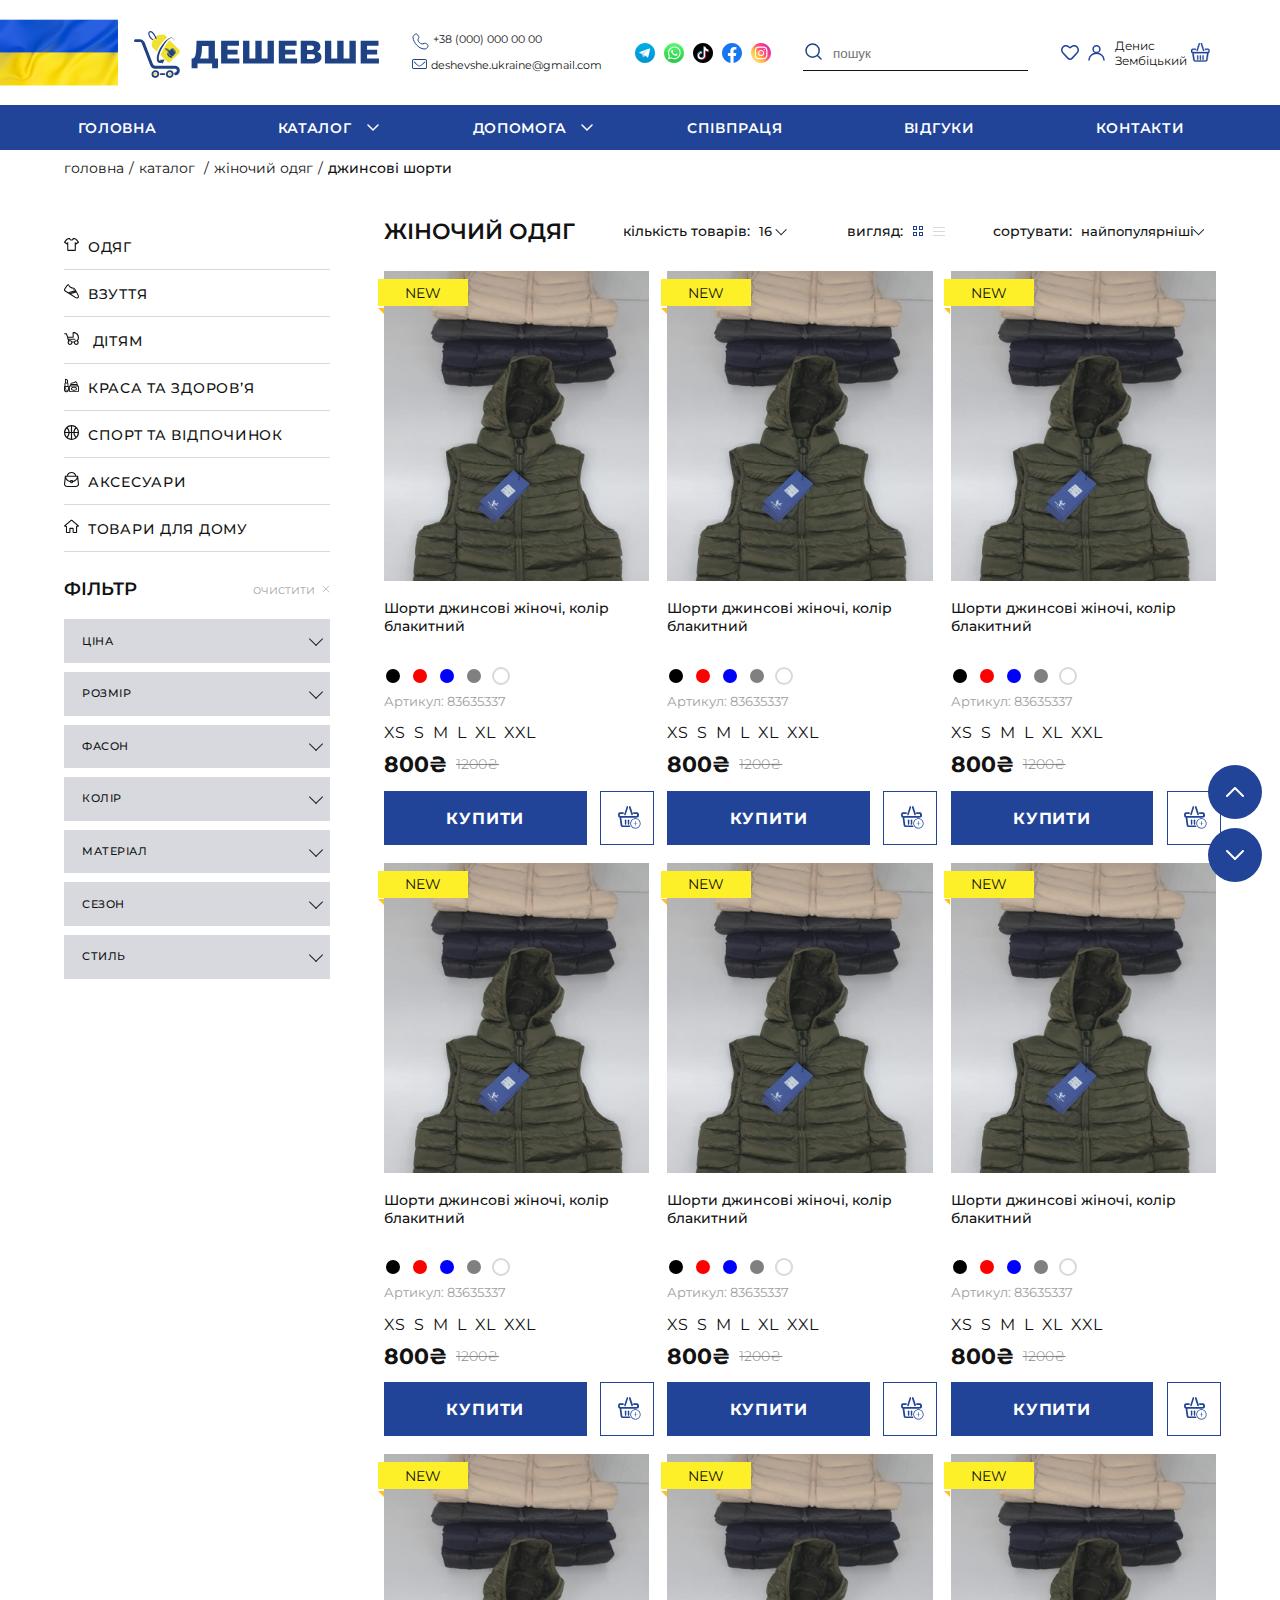
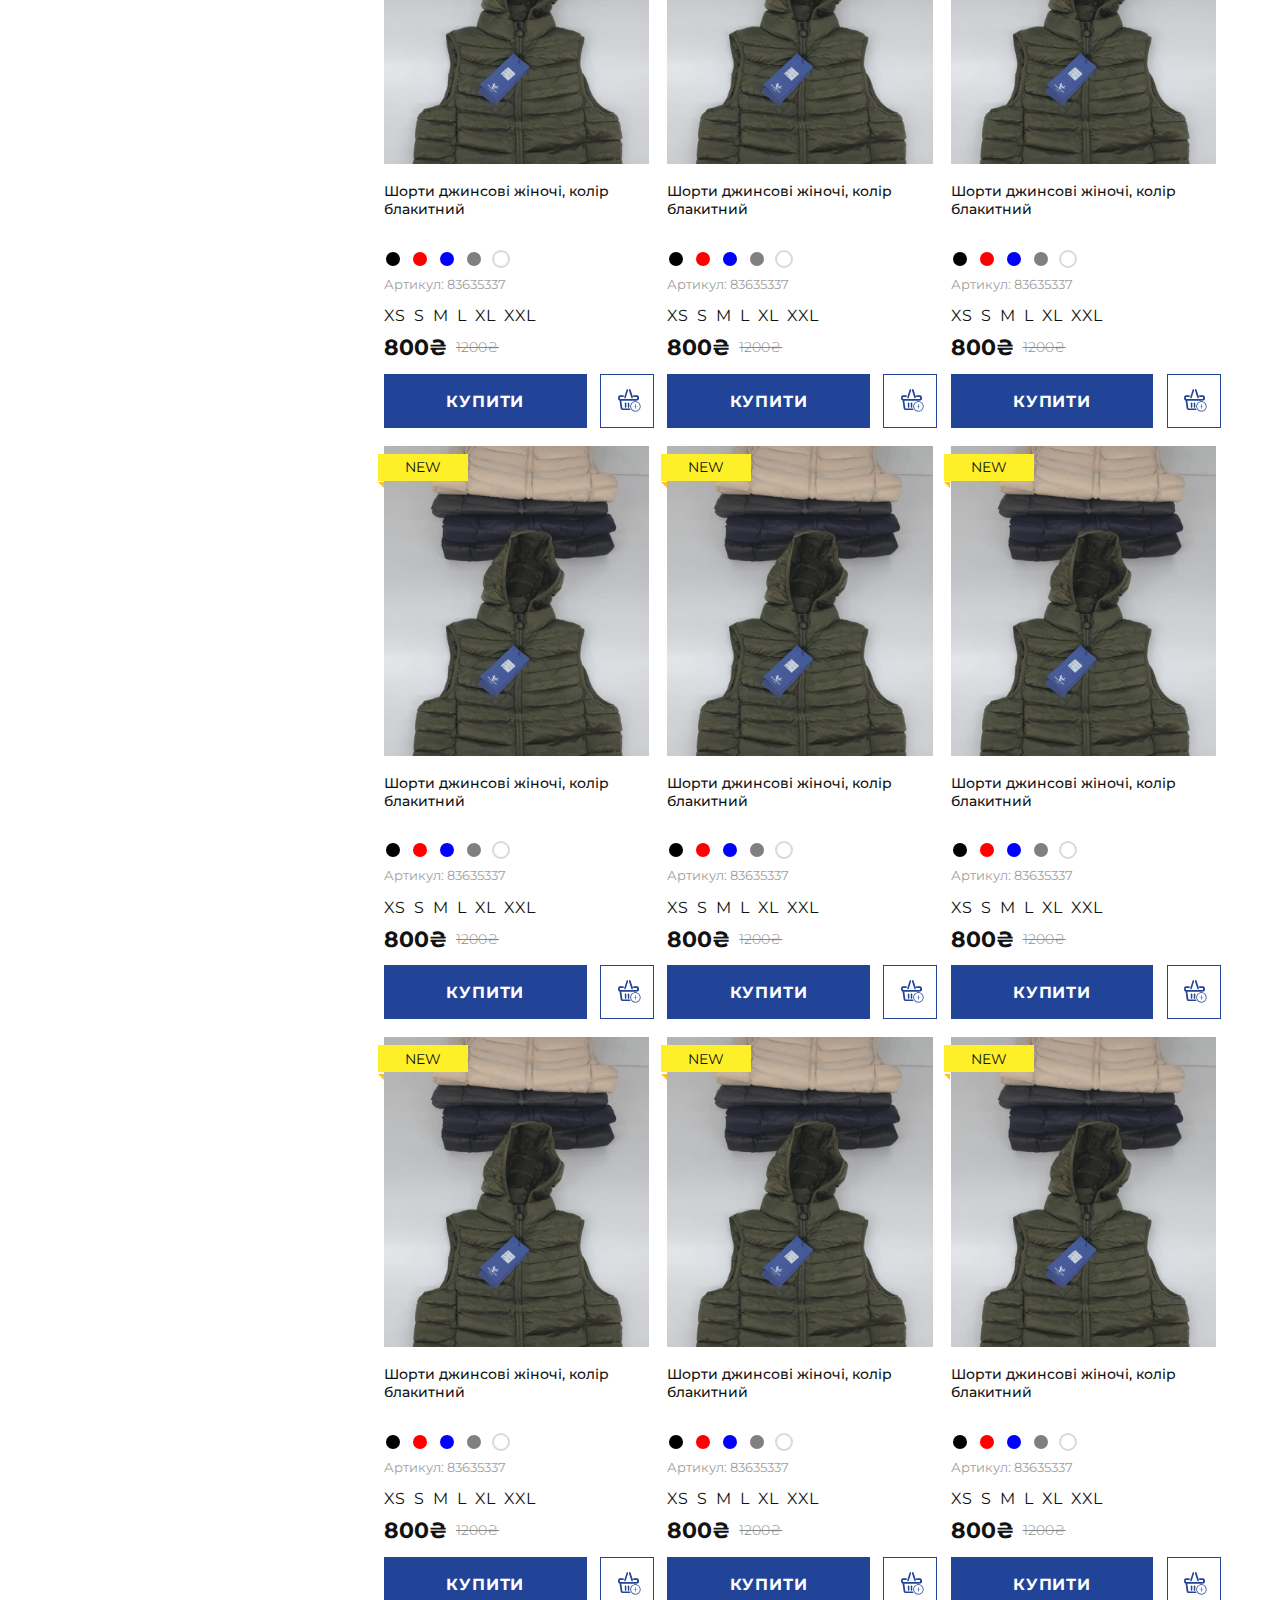
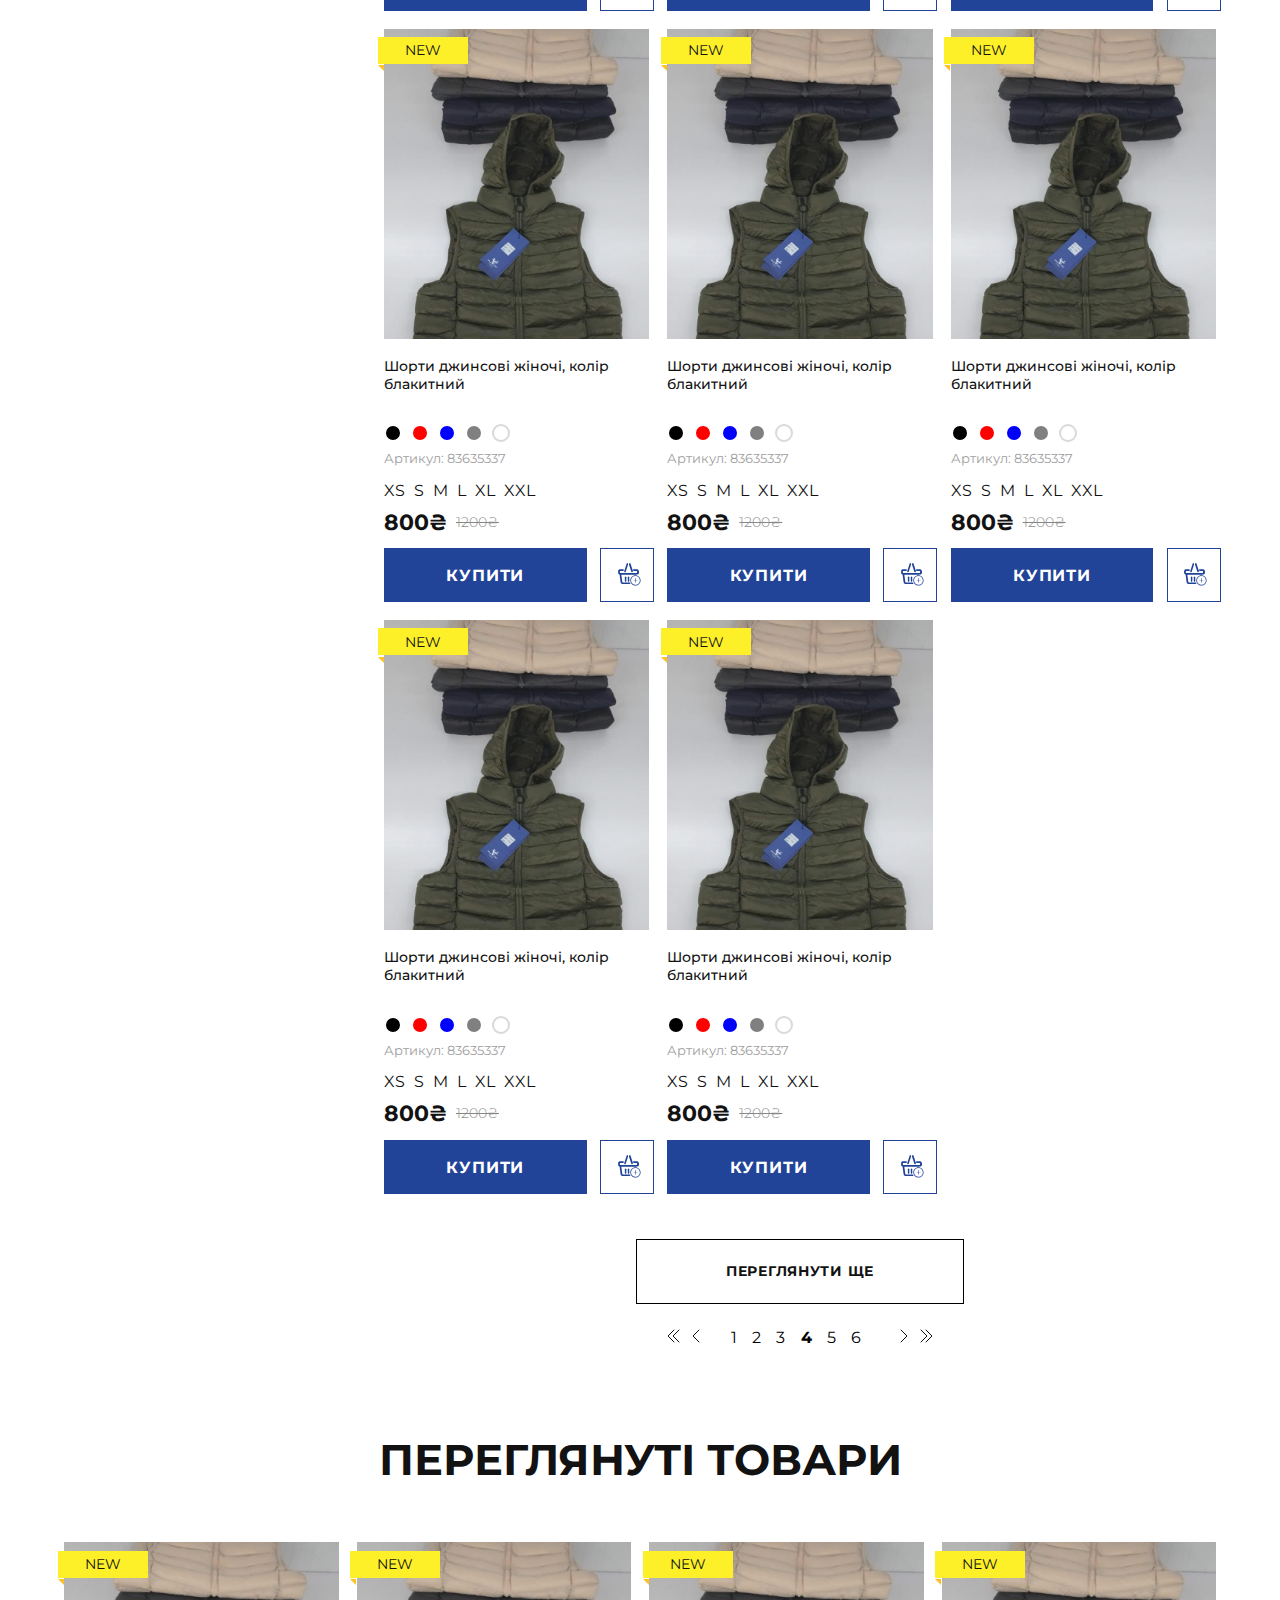
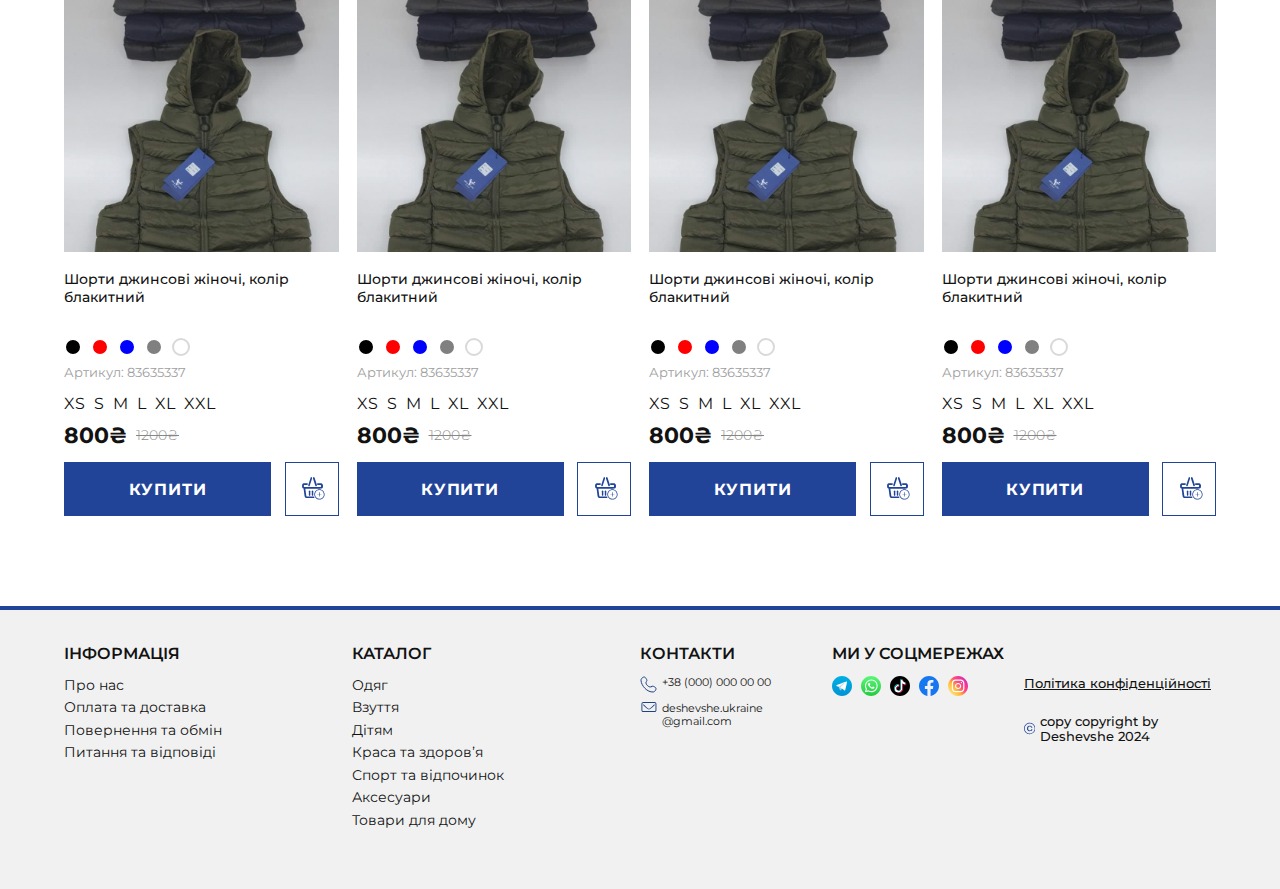
<file: docs/catalog.html>
<!DOCTYPE html><html lang="uk"><head><meta charset="UTF-8"><meta name="viewport" content="width=device-width, initial-scale=1.0, user-scalable=yes, maximum-scale=2.0"><link rel="preconnect" href="https://fonts.googleapis.com">
<link rel="preconnect" href="https://fonts.gstatic.com" crossorigin>
<link href="https://fonts.googleapis.com/css2?family=Montserrat:wght@100..900&display=swap" rel="stylesheet"><link rel="stylesheet" href="css/style.css"><title>Дешевше - інтернет магазин необхідних товарів для всієї родини</title></head><body id="body"><header><div class="fixed-header"><div class="wrapper d-flex header item-center"><div class="flex-between burger-logo item-center"><div class="logo flag-img"><a href="index.html"><img src="img/logo.svg" alt="logo"></a></div></div><div class="icon-mobile flex-between item-center"><div class="search-mobile"> <a href="#"> <svg xmlns="http://www.w3.org/2000/svg" width="11" height="11" viewBox="0 0 11 11" fill="none">
<circle cx="4.5" cy="4.5" r="4" stroke="#214498"/>
<path d="M9.64645 10.3536C9.84171 10.5488 10.1583 10.5488 10.3536 10.3536C10.5488 10.1583 10.5488 9.84171 10.3536 9.64645L9.64645 10.3536ZM7.14645 7.85355L9.64645 10.3536L10.3536 9.64645L7.85355 7.14645L7.14645 7.85355Z" fill="#214498"/>
</svg></a></div><p class="like-cta"> <a href="like-product.html "> <svg xmlns="http://www.w3.org/2000/svg" width="18" height="18" viewBox="0 0 18 15" fill="none">
<path fill-rule="evenodd" clip-rule="evenodd" d="M9 3.56603C8.60077 3.56603 8.21802 3.40688 7.93648 3.12383L7.31995 2.50396C5.98855 1.16536 3.83329 1.16536 2.50189 2.50396C1.20207 3.81081 1.16178 5.92042 2.41159 7.27666L7.56529 12.8692C8.34036 13.7103 9.65962 13.7103 10.4347 12.8692L15.5884 7.27663C16.8382 5.9204 16.7979 3.81079 15.4981 2.50394C14.1667 1.16535 12.0115 1.16535 10.6801 2.50395L10.0635 3.12383C9.78198 3.40688 9.39923 3.56603 9 3.56603ZM9.79432 1.27598C9.73401 1.33093 9.67473 1.38765 9.61655 1.44615L9 2.06603L8.38346 1.44616C8.32528 1.38767 8.26601 1.33095 8.2057 1.27601C6.27808 -0.480262 3.29803 -0.423545 1.43838 1.44616C-0.42795 3.32258 -0.485295 6.34658 1.30854 8.29316L6.46223 13.8857C7.83138 15.3714 10.1686 15.3714 11.5377 13.8857L16.6915 8.29313C18.4853 6.34656 18.4279 3.32256 16.5616 1.44614C14.702 -0.423554 11.7219 -0.480273 9.79432 1.27598Z" fill="#1E4284"/>
</svg></a></p><p class="cabinet-cta"><a href="#"><svg xmlns="http://www.w3.org/2000/svg" width="11" height="10" viewBox="0 0 11 10" fill="none">
<circle cx="5.5" cy="2.5" r="2" stroke="#214498"/>
<path d="M10 9C10 6.79086 7.98528 5 5.5 5C3.01472 5 1 6.79086 1 9" stroke="#214498" stroke-linecap="round"/>
</svg></a></p><p class="cart-cta"> <a href="basket.html"><svg xmlns="http://www.w3.org/2000/svg" width="10" height="10" viewBox="0 0 10 10" fill="none">
<g clip-path="url(#clip0_474_28)">
<path fill-rule="evenodd" clip-rule="evenodd" d="M3.17996 4.28995C3.02996 4.21995 2.95996 4.00995 3.01996 3.82995L4.15996 0.229953C4.21996 0.0399531 4.38996 -0.0500469 4.52996 0.0299531C4.67996 0.0999531 4.74996 0.309953 4.68996 0.489953L3.54996 4.08995C3.50996 4.22995 3.39996 4.31995 3.28996 4.31995C3.25996 4.31995 3.22996 4.31995 3.19996 4.30995C3.19996 4.29995 3.18996 4.29995 3.17996 4.28995Z" fill="#1E4284" stroke="#1E4284" stroke-width="0.2"/>
<path fill-rule="evenodd" clip-rule="evenodd" d="M6.45 4.08992L5.31 0.489924C5.25 0.309924 5.32 0.0999238 5.47 0.0299239C5.61 -0.0500761 5.78 0.0299239 5.84 0.229924L6.98 3.82992C7.04 4.00992 6.97 4.21992 6.82 4.28992C6.79 4.30992 6.75 4.31992 6.71 4.31992C6.6 4.31992 6.49 4.22992 6.45 4.08992Z" fill="#1E4284" stroke="#1E4284" stroke-width="0.2"/>
<path fill-rule="evenodd" clip-rule="evenodd" d="M3.29004 8.63998V6.83998C3.29004 6.63998 3.41004 6.47998 3.57004 6.47998C3.73004 6.47998 3.86004 6.63998 3.86004 6.83998V8.63998C3.86004 8.83998 3.73004 8.99998 3.57004 8.99998C3.41004 8.99998 3.29004 8.83998 3.29004 8.63998Z" fill="#1E4284" stroke="#1E4284" stroke-width="0.2"/>
<path fill-rule="evenodd" clip-rule="evenodd" d="M4.70996 8.63998V6.83998C4.70996 6.63998 4.83996 6.47998 4.99996 6.47998C5.15996 6.47998 5.28996 6.63998 5.28996 6.83998V8.63998C5.28996 8.83998 5.15996 8.99998 4.99996 8.99998C4.83996 8.99998 4.70996 8.83998 4.70996 8.63998Z" fill="#1E4284" stroke="#1E4284" stroke-width="0.2"/>
<path fill-rule="evenodd" clip-rule="evenodd" d="M6.14001 8.63998V6.83998C6.14001 6.63998 6.27001 6.47998 6.43001 6.47998C6.59001 6.47998 6.71001 6.63998 6.71001 6.83998V8.63998C6.71001 8.83998 6.59001 8.99998 6.43001 8.99998C6.27001 8.99998 6.14001 8.83998 6.14001 8.63998Z" fill="#1E4284" stroke="#1E4284" stroke-width="0.2"/>
<path fill-rule="evenodd" clip-rule="evenodd" d="M9 3H7.67C7.48 3 7.33 3.14 7.33 3.3C7.33 3.47 7.48 3.61 7.67 3.61H9C9.18 3.61 9.33 3.75 9.33 3.91V4.52C9.33 4.69 9.18 4.83 9 4.83H1C0.82 4.83 0.67 4.69 0.67 4.52V3.91C0.67 3.75 0.82 3.61 1 3.61H2.33C2.52 3.61 2.67 3.47 2.67 3.3C2.67 3.14 2.52 3 2.33 3H1C0.45 3 0 3.41 0 3.91V4.52C0 4.93 0.3 5.27 0.7 5.39L1.25 9.13C1.32 9.62 1.8 10 2.33 10H7.67C8.2 10 8.68 9.62 8.75 9.13L9.3 5.39C9.7 5.27 10 4.93 10 4.52V3.91C10 3.41 9.55 3 9 3ZM8.09 9.05C8.06 9.23 7.87 9.39 7.67 9.39H2.33C2.13 9.39 1.94 9.23 1.91 9.05L1.38 5.43H8.62L8.09 9.05Z" fill="#1E4284" stroke="#1E4284" stroke-width="0.2"/>
</g>
<defs>
<clipPath id="clip0_474_28">
<rect width="10" height="10" fill="white"/>
</clipPath>
</defs>
</svg></a></p></div><div class="contact decstop-contact"><p class="d-flex"><svg xmlns="http://www.w3.org/2000/svg" width="17" height="17" viewBox="0 0 17 17" fill="none">
<path d="M11.5 10.6012C9.50415 12.7018 4.41318 7.65653 6.41662 5.54795C7.63985 4.26052 6.25803 2.78923 5.49317 1.70778C4.0577 -0.321854 0.906427 2.48034 1.00213 4.26287C1.30394 9.88404 7.38462 16.5455 13.2729 15.9645C15.115 15.7827 17.2315 12.456 15.1186 11.2402C14.0621 10.6322 12.6118 9.43099 11.5 10.6012Z" stroke="#1E4284" stroke-linecap="round" stroke-linejoin="round"/>
</svg><a href="tel:+380000000000">+38 (000) 000 00 00 </a></p><p class="d-flex"><svg xmlns="http://www.w3.org/2000/svg" width="15" height="10" viewBox="0 0 15 10" fill="none">
<path fill-rule="evenodd" clip-rule="evenodd" d="M1.875 0.9375H13.125C13.6428 0.9375 14.0625 1.35723 14.0625 1.875V8.125C14.0625 8.64277 13.6428 9.0625 13.125 9.0625H1.875C1.35723 9.0625 0.9375 8.64277 0.9375 8.125V1.875C0.9375 1.35723 1.35723 0.9375 1.875 0.9375ZM0 1.875C0 0.839466 0.839466 0 1.875 0H13.125C14.1605 0 15 0.839466 15 1.875V8.125C15 9.16053 14.1605 10 13.125 10H1.875C0.839466 10 0 9.16053 0 8.125V1.875ZM2.35405 2.60864C2.19114 2.45844 1.93354 2.46476 1.77868 2.62277C1.62382 2.78078 1.63034 3.03063 1.79324 3.18083L4.81459 5.96661C4.81997 5.97157 4.82548 5.97638 4.83113 5.98105L4.85188 5.99819C5.40924 6.45856 5.85647 6.82796 6.25018 7.07894C6.65807 7.33896 7.05015 7.5 7.5 7.5C7.94985 7.5 8.34193 7.33896 8.74982 7.07894C9.14353 6.82796 9.59076 6.45856 10.1481 5.99819L10.1481 5.99819L10.1689 5.98104C10.1745 5.97638 10.18 5.97157 10.1854 5.96661L13.2068 3.18083C13.3697 3.03063 13.3762 2.78078 13.2213 2.62277C13.0665 2.46476 12.8089 2.45844 12.646 2.60864L9.63268 5.38698C9.05424 5.86474 8.64749 6.19945 8.30277 6.41921C7.96565 6.63411 7.73022 6.71053 7.5 6.71053C7.26978 6.71053 7.03435 6.63411 6.69723 6.41921C6.35251 6.19945 5.94576 5.86474 5.36733 5.38698L2.35405 2.60864Z" fill="#1E4284"/>
</svg><a href="mailto:deshevshe.ukraine@gmail.com">deshevshe.ukraine@gmail.com</a></p></div><div class="social-header"><div class="d-flex social-icon"><p><a href="https://t.me/"> <svg xmlns="http://www.w3.org/2000/svg" width="20" height="20" viewBox="0 0 20 20" fill="none">
<g clip-path="url(#clip0_213_16744)">
<path d="M10 20C15.5228 20 20 15.5228 20 10C20 4.47715 15.5228 0 10 0C4.47715 0 0 4.47715 0 10C0 15.5228 4.47715 20 10 20Z" fill="url(#paint0_linear_213_16744)"/>
<path d="M6.7998 10.7L7.9998 14C7.9998 14 8.0998 14.3 8.2998 14.3C8.4998 14.3 10.7998 11.8 10.7998 11.8L13.3998 6.7L6.7998 9.9V10.7Z" fill="#C1DAEA"/>
<path d="M8.29966 11.6L8.09966 14C8.09966 14 7.99966 14.7 8.69966 14C9.39966 13.3 10.1997 12.7 10.1997 12.7L8.29966 11.6Z" fill="#9CC6D9"/>
<path d="M6.8001 10.8L4.4001 10C4.4001 10 4.1001 9.9 4.2001 9.6C4.2001 9.5 4.3001 9.5 4.4001 9.4C4.9001 9 14.4001 5.6 14.4001 5.6C14.4001 5.6 14.7001 5.5 14.8001 5.6C14.9001 5.6 14.9001 5.7 15.0001 5.8C15.0001 5.8 15.0001 5.9 15.0001 6C15.0001 6.1 15.0001 6.1 15.0001 6.2C14.9001 7.1 13.2001 14.1 13.2001 14.1C13.2001 14.1 13.1001 14.5 12.7001 14.5C12.6001 14.5 12.4001 14.5 12.2001 14.3C11.5001 13.7 9.0001 12 8.4001 11.6C8.4001 11.6 8.4001 11.6 8.4001 11.5V11.4C8.4001 11.4 12.8001 7.5 12.9001 7.1C12.9001 7.1 12.9001 7.1 12.8001 7.1C12.5001 7.2 7.5001 10.4 6.9001 10.7C6.9001 10.9 6.8001 10.8 6.8001 10.8Z" fill="white"/>
</g>
<defs>
<linearGradient id="paint0_linear_213_16744" x1="10" y1="20" x2="10" y2="0" gradientUnits="userSpaceOnUse">
<stop stop-color="#0093D4"/>
<stop offset="1" stop-color="#00B0E5"/>
</linearGradient>
<clipPath id="clip0_213_16744">
<rect width="20" height="20" fill="white"/>
</clipPath>
</defs>
</svg></a></p><p><a href="whatsapp://send?phone=+12345678910"> <svg xmlns="http://www.w3.org/2000/svg" width="20" height="20" viewBox="0 0 20 20" fill="none">
<g clip-path="url(#clip0_213_16752)">
<path d="M10 20C15.5228 20 20 15.5228 20 10C20 4.47715 15.5228 0 10 0C4.47715 0 0 4.47715 0 10C0 15.5228 4.47715 20 10 20Z" fill="url(#paint0_linear_213_16752)"/>
<path fill-rule="evenodd" clip-rule="evenodd" d="M14.8004 5.3C13.6004 4.1 12.0004 3.4 10.3004 3.4C6.80039 3.5 4.00039 6.3 4.00039 9.8C4.00039 10.9 4.30039 12 4.80039 13L3.90039 16.3L7.30039 15.4C8.20039 15.9 9.30039 16.2 10.3004 16.2C13.8004 16.2 16.6004 13.4 16.6004 9.9C16.7004 8.1 16.0004 6.5 14.8004 5.3ZM10.3004 15.1C9.40039 15.1 8.40039 14.8 7.60039 14.4L7.40039 14.3L5.40039 14.8L6.00039 12.8L5.90039 12.6C5.30039 11.8 5.00039 10.8 5.10039 9.8C5.10039 6.9 7.50039 4.5 10.4004 4.5C11.8004 4.5 13.1004 5 14.1004 6C15.1004 7 15.6004 8.3 15.6004 9.7C15.6004 12.7 13.2004 15.1 10.3004 15.1ZM13.2004 11.1C13.0004 11 12.3004 10.6 12.1004 10.6C12.0004 10.5 11.8004 10.5 11.7004 10.7C11.6004 10.9 11.3004 11.2 11.2004 11.3C11.1004 11.4 11.0004 11.4 10.9004 11.3C10.7004 11.2 10.2004 11.1 9.60039 10.5C9.10039 10.1 8.80039 9.6 8.70039 9.4C8.60039 9.2 8.70039 9.2 8.80039 9.1C8.90039 9.1 9.00039 9 9.10039 8.9C9.20039 8.8 9.20039 8.7 9.30039 8.6C9.40039 8.5 9.30039 8.4 9.30039 8.3C9.30039 8.2 8.90039 7.4 8.80039 7.1C8.60039 6.8 8.50039 6.9 8.40039 6.9C8.30039 6.9 8.20039 6.9 8.10039 6.9C8.00039 6.9 7.80039 6.9 7.70039 7.1C7.50039 7.2 7.10039 7.6 7.10039 8.4C7.10039 9.2 7.70039 9.9 7.70039 10C7.80039 10.1 8.80039 11.7 10.4004 12.4C10.8004 12.6 11.1004 12.7 11.3004 12.7C11.7004 12.8 12.0004 12.8 12.3004 12.8C12.6004 12.8 13.2004 12.4 13.4004 12C13.5004 11.6 13.5004 11.3 13.5004 11.2C13.5004 11.2 13.4004 11.2 13.2004 11.1Z" fill="white"/>
</g>
<defs>
<linearGradient id="paint0_linear_213_16752" x1="10" y1="18.547" x2="10" y2="-1.453" gradientUnits="userSpaceOnUse">
<stop stop-color="#27CD44"/>
<stop offset="1" stop-color="#5FFB7C"/>
</linearGradient>
<clipPath id="clip0_213_16752">
<rect width="20" height="20" fill="white"/>
</clipPath>
</defs>
</svg></a></p><p><a href=""> <svg xmlns="http://www.w3.org/2000/svg" width="20" height="20" viewBox="0 0 20 20" fill="none">
<g clip-path="url(#clip0_213_16759)">
<path d="M10 20C15.5228 20 20 15.5228 20 10C20 4.47715 15.5228 0 10 0C4.47715 0 0 4.47715 0 10C0 15.5228 4.47715 20 10 20Z" fill="black"/>
<path d="M7.29961 14C7.39961 14.1 7.49961 14.2 7.59961 14.3C7.89961 14.6 8.29961 14.7 8.69961 14.7C9.69961 14.8 10.5996 14 10.6996 13V12.9C10.6996 9.9 10.6996 6.9 10.6996 3.9C10.6996 3.7 10.6996 3.7 10.8996 3.7C11.3996 3.7 11.7996 3.7 12.2996 3.7H12.3996V3.8C12.5996 4.6 12.9996 5.2 13.6996 5.7L13.7996 5.8C13.7996 5.8 13.8996 5.8 13.8996 5.9C13.9996 6 14.0996 6.1 14.1996 6.1C14.5996 6.4 14.9996 6.6 15.3996 6.7H15.4996V6.8C15.4996 7.3 15.4996 7.9 15.4996 8.4C15.4996 8.5 15.4996 8.5 15.3996 8.5C14.9996 8.5 14.5996 8.4 14.2996 8.4C13.6996 8.3 13.0996 8 12.4996 7.6C12.4996 7.6 12.3996 7.5 12.3996 7.6V7.7C12.3996 9.2 12.3996 10.7 12.3996 12.2C12.3996 13.2 12.0996 14.2 11.3996 15C10.6996 15.8 9.79961 16.3 8.69961 16.5C7.89961 16.6 6.99961 16.5 6.29961 16.1C6.19961 16 6.09961 16 5.89961 15.9L5.79961 15.8C5.49961 15.6 5.39961 15.3 5.19961 15C4.89961 14.6 4.79961 14.1 4.69961 13.6C4.69961 13.3 4.59961 13 4.59961 12.7C4.69961 11.7 4.99961 10.9 5.59961 10.2C6.09961 9.6 6.79961 9.2 7.49961 8.9C7.79961 8.8 8.09961 8.7 8.49961 8.7C8.59961 8.7 8.59961 8.7 8.69961 8.7H8.79961V8.8C8.79961 9.3 8.79961 9.9 8.79961 10.4C8.79961 10.4 8.79961 10.4 8.79961 10.5C8.79961 10.6 8.79961 10.6 8.69961 10.6C8.59961 10.6 8.39961 10.5 8.29961 10.5C8.09961 10.5 7.79961 10.5 7.59961 10.6C6.89961 10.9 6.39961 11.4 6.29961 12.2C6.19961 13 6.49961 13.6 7.09961 14C7.19961 13.9 7.29961 14 7.29961 14Z" fill="white"/>
<path d="M5.90039 15.9C6.40039 16.2 7.00039 16.4 7.50039 16.5C7.80039 16.5 8.10039 16.6 8.30039 16.5C9.20039 16.5 10.1004 16.1 10.8004 15.5C11.5004 14.9 12.0004 14.2 12.2004 13.3C12.3004 13 12.3004 12.7 12.3004 12.5C12.3004 12.3 12.3004 12.2 12.3004 12C12.3004 10.6 12.3004 9.2 12.3004 7.8V7.7H12.4004C12.9004 8 13.4004 8.3 14.0004 8.5C14.3004 8.6 14.7004 8.6 15.0004 8.7C15.1004 8.7 15.3004 8.7 15.4004 8.7C15.5004 8.7 15.5004 8.7 15.5004 8.6C15.5004 8.5 15.5004 8.5 15.5004 8.4C15.5004 7.9 15.5004 7.4 15.5004 7V6.9C15.6004 6.9 15.8004 6.9 15.9004 7C16.0004 7 16.1004 7 16.1004 7C16.1004 7 16.2004 7 16.2004 7.1C16.2004 7.8 16.2004 8.5 16.2004 9.2C16.2004 9.3 16.2004 9.3 16.1004 9.3C15.9004 9.3 15.7004 9.3 15.5004 9.3C15.1004 9.2 14.6004 9.1 14.2004 9C13.8004 8.8 13.4004 8.6 13.1004 8.4C13.1004 8.4 13.1004 8.4 13.0004 8.3V8.4C13.0004 9.9 13.0004 11.4 13.0004 12.9C13.0004 13.7 12.8004 14.5 12.4004 15.1C11.9004 15.9 11.2004 16.5 10.2004 16.8C9.60039 17 9.10039 17.1 8.50039 17C7.60039 17 6.70039 16.6 5.90039 15.9Z" fill="#EC1655"/>
<path d="M12.5004 3.8C12.4004 3.8 12.4004 3.8 12.5004 3.8C11.9004 3.8 11.4004 3.8 10.9004 3.8C10.8004 3.8 10.8004 3.8 10.8004 3.9C10.8004 6.9 10.8004 9.9 10.8004 12.8C10.8004 13 10.8004 13.2 10.7004 13.4C10.5004 14.1 10.0004 14.6 9.30039 14.7C8.50039 14.9 7.90039 14.6 7.40039 14C7.50039 14.1 7.70039 14.1 7.90039 14.1C8.40039 14.2 8.90039 14.1 9.30039 13.9C9.80039 13.6 10.1004 13.1 10.2004 12.6C10.2004 12.5 10.2004 12.4 10.2004 12.3C10.2004 9.3 10.2004 6.3 10.2004 3.4C10.2004 3.3 10.2004 3.3 10.3004 3.3C11.0004 3.3 11.7004 3.3 12.4004 3.3C12.5004 3.3 12.5004 3.3 12.5004 3.4C12.4004 3.4 12.4004 3.6 12.5004 3.8Z" fill="#0CBAC6"/>
<path d="M8.8 8.70001C8.4 8.70001 8 8.70001 7.6 8.90001C7 9.10001 6.5 9.40001 6 9.80001C5.4 10.3 5 11 4.8 11.8C4.7 12.1 4.7 12.4 4.7 12.6C4.7 12.8 4.7 12.9 4.7 13.1C4.7 13.6 4.8 14 5 14.5C5.2 15 5.5 15.4 5.8 15.8C5.7 15.8 5.7 15.7 5.6 15.6C4.9 15.1 4.4 14.4 4.2 13.5C4.1 13.3 4 13 4 12.7C4 12.5 4 12.3 4 12C4 11.5 4.2 11 4.4 10.6C4.6 10.1 4.9 9.70001 5.3 9.30001C5.7 8.90001 6.2 8.50001 6.8 8.30001C7.2 8.20001 7.5 8.10001 7.9 8.10001C8.2 8.10001 8.5 8.10001 8.7 8.10001C8.7 8.10001 8.8 8.10001 8.8 8.20001C8.8 8.30001 8.8 8.50001 8.8 8.70001Z" fill="#0CBAC6"/>
<path d="M7.29997 14C7.09997 13.9 6.99997 13.8 6.89997 13.7C6.59997 13.4 6.39997 13 6.29997 12.5C6.19997 11.5 6.79997 10.7 7.59997 10.4C7.99997 10.3 8.29997 10.3 8.69997 10.4C8.69997 10.4 8.69997 10.4 8.79997 10.4V10.3C8.79997 9.80001 8.79997 9.20001 8.79997 8.70001V8.60001C8.99997 8.60001 9.19997 8.60001 9.39997 8.60001C9.39997 9.30001 9.39997 10 9.39997 10.8V10.9C9.29997 10.9 9.19997 10.9 9.09997 10.8C8.49997 10.7 7.99997 10.9 7.59997 11.2C7.19997 11.5 6.99997 11.9 6.89997 12.4C6.89997 13.1 6.99997 13.5 7.29997 14Z" fill="#EC1655"/>
<path d="M13.9004 5.9C13.7004 5.8 13.5004 5.6 13.3004 5.4C12.8004 4.9 12.6004 4.4 12.4004 3.8C12.6004 3.8 12.8004 3.8 13.0004 3.8C13.0004 4.3 13.2004 4.8 13.4004 5.3C13.6004 5.5 13.7004 5.7 13.9004 5.9Z" fill="#EC1655"/>
<path d="M15.6 6.9C15 6.8 14.6 6.5 14.1 6.2C14.1 6.1 14 6 14 6C14 6 14 6 14.1 6C14.4 6.2 14.8 6.3 15.2 6.4C15.3 6.4 15.5 6.4 15.7 6.4C15.8 6.4 15.8 6.4 15.8 6.5C15.6 6.6 15.6 6.7 15.6 6.9Z" fill="#0CBAC6"/>
</g>
<defs>
<clipPath id="clip0_213_16759">
<rect width="20" height="20" fill="white"/>
</clipPath>
</defs>
</svg></a></p><p><a href=""> <svg xmlns="http://www.w3.org/2000/svg" width="20" height="20" viewBox="0 0 20 20" fill="none">
<g clip-path="url(#clip0_213_16771)">
<path d="M10 0C4.5 0 0 4.5 0 10C0 15 3.7 19.1 8.4 19.9V12.9H5.9V10H8.4V7.8C8.4 5.3 9.9 3.9 12.2 3.9C13.3 3.9 14.4 4.1 14.4 4.1V6.6H13.1C11.9 6.6 11.5 7.4 11.5 8.2V10H14.3L13.9 12.9H11.6V19.9C16.3 19.1 20 15 20 10C20 4.5 15.5 0 10 0Z" fill="#1677F0"/>
</g>
<defs>
<clipPath id="clip0_213_16771">
<rect width="20" height="20" fill="white"/>
</clipPath>
</defs>
</svg></a></p><p><a href=""> <svg xmlns="http://www.w3.org/2000/svg" width="20" height="20" viewBox="0 0 20 20" fill="none">
<g clip-path="url(#clip0_213_16773)">
<path d="M10.0002 18.7C14.8603 18.7 18.8002 14.7601 18.8002 9.9C18.8002 5.03989 14.8603 1.1 10.0002 1.1C5.14009 1.1 1.2002 5.03989 1.2002 9.9C1.2002 14.7601 5.14009 18.7 10.0002 18.7Z" fill="white"/>
<path d="M10 20C4.5 20 0 15.5 0 10C0 4.5 4.5 0 10 0C15.5 0 20 4.5 20 10C20 15.5 15.5 20 10 20ZM13.4 5.9C13 5.9 12.7 6.2 12.7 6.6C12.7 7 13 7.3 13.4 7.3C13.8 7.3 14.1 7 14.1 6.6C14.1 6.2 13.8 5.9 13.4 5.9ZM10.1 6.9C8.4 6.9 7 8.3 7 10C7 11.7 8.4 13.1 10.1 13.1C11.8 13.1 13.2 11.7 13.2 10C13.2 8.3 11.8 6.9 10.1 6.9ZM10.1 12C9 12 8.1 11.1 8.1 10C8.1 8.9 9 8 10.1 8C11.2 8 12.1 8.9 12.1 10C12.1 11.1 11.2 12 10.1 12ZM16.4 7.4C16.4 5.3 14.7 3.6 12.6 3.6H7.6C5.5 3.6 3.8 5.3 3.8 7.4V12.4C3.8 14.5 5.5 16.2 7.6 16.2H12.6C14.7 16.2 16.4 14.5 16.4 12.4V7.4ZM15.2 12.4C15.2 13.8 14 15 12.6 15H7.6C6.1 15 5 13.9 5 12.4V7.4C5 6 6.1 4.8 7.6 4.8H12.6C14 4.8 15.2 6 15.2 7.4V12.4Z" fill="url(#paint0_linear_213_16773)"/>
</g>
<defs>
<linearGradient id="paint0_linear_213_16773" x1="1.92" y1="16.88" x2="26.7298" y2="-4.2452" gradientUnits="userSpaceOnUse">
<stop offset="0.0011048" stop-color="#FFE185"/>
<stop offset="0.2094" stop-color="#FFBB36"/>
<stop offset="0.3765" stop-color="#FF5176"/>
<stop offset="0.5238" stop-color="#F63395"/>
<stop offset="0.7394" stop-color="#A436D2"/>
<stop offset="1" stop-color="#5F4EED"/>
</linearGradient>
<clipPath id="clip0_213_16773">
<rect width="20" height="20" fill="white"/>
</clipPath>
</defs>
</svg></a></p></div></div><div class="search-block"><form action="#" method="post"><label for="search"><input type="text" id="search" name="search" placeholder="пошук"></label><button class="serch" type="submit"><svg xmlns="http://www.w3.org/2000/svg" width="17" height="17" viewBox="0 0 17 17" fill="none">
<path d="M16 16L12.4706 12.4706M14.2353 7.61765C14.2353 11.2725 11.2725 14.2353 7.61765 14.2353C3.96282 14.2353 1 11.2725 1 7.61765C1 3.96282 3.96282 1 7.61765 1C11.2725 1 14.2353 3.96282 14.2353 7.61765Z" stroke="#1E4284" stroke-width="1.5" stroke-linecap="round" stroke-linejoin="round"/>
</svg></button></form></div><div class="header-btn flex-between decstop-cart item-center"><p class="like-cta"> <a href="like-product.html "> <svg xmlns="http://www.w3.org/2000/svg" width="18" height="18" viewBox="0 0 18 15" fill="none">
<path fill-rule="evenodd" clip-rule="evenodd" d="M9 3.56603C8.60077 3.56603 8.21802 3.40688 7.93648 3.12383L7.31995 2.50396C5.98855 1.16536 3.83329 1.16536 2.50189 2.50396C1.20207 3.81081 1.16178 5.92042 2.41159 7.27666L7.56529 12.8692C8.34036 13.7103 9.65962 13.7103 10.4347 12.8692L15.5884 7.27663C16.8382 5.9204 16.7979 3.81079 15.4981 2.50394C14.1667 1.16535 12.0115 1.16535 10.6801 2.50395L10.0635 3.12383C9.78198 3.40688 9.39923 3.56603 9 3.56603ZM9.79432 1.27598C9.73401 1.33093 9.67473 1.38765 9.61655 1.44615L9 2.06603L8.38346 1.44616C8.32528 1.38767 8.26601 1.33095 8.2057 1.27601C6.27808 -0.480262 3.29803 -0.423545 1.43838 1.44616C-0.42795 3.32258 -0.485295 6.34658 1.30854 8.29316L6.46223 13.8857C7.83138 15.3714 10.1686 15.3714 11.5377 13.8857L16.6915 8.29313C18.4853 6.34656 18.4279 3.32256 16.5616 1.44614C14.702 -0.423554 11.7219 -0.480273 9.79432 1.27598Z" fill="#1E4284"/>
</svg></a></p><p class="cabinet-cta"> <a class="d-flex item-center" href="#"><svg xmlns="http://www.w3.org/2000/svg" width="17" height="16" viewBox="0 0 17 16" fill="none">
<circle cx="8.50016" cy="4.16667" r="3.41667" stroke="none" stroke-width="1.5"/>
<path d="M16 14.9999C16 11.318 12.6421 8.33325 8.5 8.33325C4.35786 8.33325 1 11.318 1 14.9999" stroke="#1E4284" stroke-width="1.5" stroke-linecap="round"/>
</svg><span class="name-autorization">Денис Зембіцький</span></a></p><p class="cart-cta"> <a href="basket.html"><svg xmlns="http://www.w3.org/2000/svg" viewBox="0 0 20 15" fill="none">
<g clip-path="url(#clip0_2001_1242)">
<path fill-rule="evenodd" clip-rule="evenodd" d="M4.77019 6.43505C4.54519 6.33005 4.44019 6.01505 4.53019 5.74505L6.24019 0.345052C6.33019 0.0600517 6.58519 -0.0749483 6.79519 0.0450517C7.02019 0.150052 7.12519 0.465052 7.03519 0.735052L5.32519 6.13505C5.26519 6.34505 5.10019 6.48005 4.93519 6.48005C4.89019 6.48005 4.84519 6.48005 4.80019 6.46505C4.80019 6.45005 4.78519 6.45005 4.77019 6.43505Z" fill="#none" stroke="#none" stroke-width="0.3"/>
<path fill-rule="evenodd" clip-rule="evenodd" d="M9.67476 6.13501L7.96476 0.735008C7.87476 0.465008 7.97976 0.150008 8.20476 0.0450078C8.41476 -0.0749922 8.66976 0.0450079 8.75976 0.345008L10.4698 5.74501C10.5598 6.01501 10.4548 6.33001 10.2298 6.43501C10.1848 6.46501 10.1248 6.48001 10.0648 6.48001C9.89976 6.48001 9.73476 6.34501 9.67476 6.13501Z" fill="#none" stroke="#none" stroke-width="0.3"/>
<path fill-rule="evenodd" clip-rule="evenodd" d="M4.93506 12.96V10.26C4.93506 9.95997 5.11506 9.71997 5.35506 9.71997C5.59506 9.71997 5.79006 9.95997 5.79006 10.26V12.96C5.79006 13.26 5.59506 13.5 5.35506 13.5C5.11506 13.5 4.93506 13.26 4.93506 12.96Z" fill="#none" stroke="#none" stroke-width="0.2"/>
<path fill-rule="evenodd" clip-rule="evenodd" d="M7.06494 12.96V10.26C7.06494 9.95997 7.25994 9.71997 7.49994 9.71997C7.73994 9.71997 7.93494 9.95997 7.93494 10.26V12.96C7.93494 13.26 7.73994 13.5 7.49994 13.5C7.25994 13.5 7.06494 13.26 7.06494 12.96Z" fill="#none" stroke="#none" stroke-width="0.2"/>
<path fill-rule="evenodd" clip-rule="evenodd" d="M9.20996 12.96V10.26C9.20996 9.95997 9.40496 9.71997 9.64496 9.71997C9.88496 9.71997 10.065 9.95997 10.065 10.26V12.96C10.065 13.26 9.88496 13.5 9.64496 13.5C9.40496 13.5 9.20996 13.26 9.20996 12.96Z" fill="#none" stroke="#none" stroke-width="0.2"/>
<path fill-rule="evenodd" clip-rule="evenodd" d="M13.5 4.5H11.505C11.22 4.5 10.995 4.71 10.995 4.95C10.995 5.205 11.22 5.415 11.505 5.415H13.5C13.77 5.415 13.995 5.625 13.995 5.865V6.78C13.995 7.035 13.77 7.245 13.5 7.245H1.5C1.23 7.245 1.005 7.035 1.005 6.78V5.865C1.005 5.625 1.23 5.415 1.5 5.415H3.495C3.78 5.415 4.005 5.205 4.005 4.95C4.005 4.71 3.78 4.5 3.495 4.5H1.5C0.675 4.5 0 5.115 0 5.865V6.78C0 7.395 0.45 7.905 1.05 8.085L1.875 13.695C1.98 14.43 2.7 15 3.495 15H11.505C12.3 15 13.02 14.43 13.125 13.695L13.95 8.085C14.55 7.905 15 7.395 15 6.78V5.865C15 5.115 14.325 4.5 13.5 4.5ZM12.135 13.575C12.09 13.845 11.805 14.085 11.505 14.085H3.495C3.195 14.085 2.91 13.845 2.865 13.575L2.07 8.145H12.93L12.135 13.575Z" fill="#none" stroke="#none" stroke-width="0.3"/>
</g>
<defs>
<clipPath id="clip0_2001_1242">
<rect width="15" height="15" fill="white"/>
</clipPath>
</defs>
</svg></a></p></div><div class="burger burger-fix" id="burger"><span class="bord"></span></div><div class="black-fon-popup black-fon-reg"></div><div class="popup-cabinet"><div class="registration"><a class="cancel-popup-cabinet" href="#"> <svg xmlns="http://www.w3.org/2000/svg" width="22" height="22" viewBox="0 0 22 22" fill="none">
<path d="M20.9999 1.00008L1 21M0.999915 1L20.9998 20.9999" stroke="#D9D9D9" stroke-width="2" stroke-linecap="round" stroke-linejoin="round"/>
</svg></a><h2>особистий кабінет</h2><div class="d-flex item-center cta-reg"><a class="entry active-link" href="#">вхід</a><a class="registration" href="#">Реєстрація</a></div><hr class="reg-hr"><div class="entry-form active-form"><form action="#"><p> <label for="emailEntry">E-mail</label><input type="email" name="emailEntry" id="emailEntry" placeholder="Ваш e-mail" required autocomplete="username"></p><p> <label for="passwordEntry">Пароль</label><input class="password" type="password" id="passwordEntry" name="passwordEntry" placeholder="Ваш пароль" required autocomplete="current-password" minlength="6" maxlength="25"><a class="eye closeEye" href="#" data-target="passwordEntry"><svg class="openEye" xmlns="http://www.w3.org/2000/svg" width="17" height="12" viewBox="0 0 17 12" fill="none">
<path d="M1.39258 7.004C1.19843 6.7376 1.10136 6.6044 1.03454 6.3467C0.988487 6.16909 0.988487 5.83091 1.03454 5.6533C1.10136 5.3956 1.19843 5.2624 1.39258 4.996C2.45644 3.5362 4.78758 1 8.14286 1C11.4981 1 13.8293 3.5362 14.8931 4.996C15.0873 5.2624 15.1844 5.3956 15.2512 5.6533C15.2972 5.83091 15.2972 6.16909 15.2512 6.3467C15.1844 6.6044 15.0873 6.7376 14.8931 7.004C13.8293 8.4638 11.4981 11 8.14286 11C4.78758 11 2.45644 8.4638 1.39258 7.004Z" stroke="#D9D9D9" stroke-width="1.5" stroke-linecap="round" stroke-linejoin="round"/>
<path d="M8.14244 7.42857C8.93142 7.42857 9.57101 6.78898 9.57101 6C9.57101 5.21102 8.93142 4.57143 8.14244 4.57143C7.35346 4.57143 6.71387 5.21102 6.71387 6C6.71387 6.78898 7.35346 7.42857 8.14244 7.42857Z" stroke="#D9D9D9" stroke-width="1.5" stroke-linecap="round" stroke-linejoin="round"/>
</svg></a></p><a href="#">Забули пароль?</a><button class="yellow-cta btn-card contact-cta" type="submit">увійти </button></form></div><div class="registration-form"> <form action="#"> <p> <label for="nameReg">Імʼя та прізвище</label><input type="text" name="nameReg" placeholder="Ваше імʼя та прізвище" required maxlength="50"></p><p> <label for="emailReg">E-mail</label><input type="email" name="emailReg" placeholder="Ваш e-mail" required autocomplete="username" maxlength="50"></p><p> <label for="passwordReg">Пароль<span>(Пароль повинен бути не менше 6 символів)</span></label><input class="password" type="password" id="passwordReg" name="passwordReg" placeholder="Ваш пароль" required autocomplete="new-password" minlength="6" maxlength="25"><a class="eye closeEye" href="#" data-target="passwordReg"><svg class="openEye" xmlns="http://www.w3.org/2000/svg" width="17" height="12" viewBox="0 0 17 12" fill="none">
<path d="M1.39258 7.004C1.19843 6.7376 1.10136 6.6044 1.03454 6.3467C0.988487 6.16909 0.988487 5.83091 1.03454 5.6533C1.10136 5.3956 1.19843 5.2624 1.39258 4.996C2.45644 3.5362 4.78758 1 8.14286 1C11.4981 1 13.8293 3.5362 14.8931 4.996C15.0873 5.2624 15.1844 5.3956 15.2512 5.6533C15.2972 5.83091 15.2972 6.16909 15.2512 6.3467C15.1844 6.6044 15.0873 6.7376 14.8931 7.004C13.8293 8.4638 11.4981 11 8.14286 11C4.78758 11 2.45644 8.4638 1.39258 7.004Z" stroke="#D9D9D9" stroke-width="1.5" stroke-linecap="round" stroke-linejoin="round"/>
<path d="M8.14244 7.42857C8.93142 7.42857 9.57101 6.78898 9.57101 6C9.57101 5.21102 8.93142 4.57143 8.14244 4.57143C7.35346 4.57143 6.71387 5.21102 6.71387 6C6.71387 6.78898 7.35346 7.42857 8.14244 7.42857Z" stroke="#D9D9D9" stroke-width="1.5" stroke-linecap="round" stroke-linejoin="round"/>
</svg></a></p><p> <label for="passwordReg2">Повторіть пароль</label><input class="password" type="password" id="passwordReg2" name="passwordReg2" placeholder="Ваш пароль" required autocomplete="new-password" minlength="6" maxlength="25"><a class="eye closeEye" href="#" data-target="passwordReg2"><svg class="openEye" xmlns="http://www.w3.org/2000/svg" width="17" height="12" viewBox="0 0 17 12" fill="none">
<path d="M1.39258 7.004C1.19843 6.7376 1.10136 6.6044 1.03454 6.3467C0.988487 6.16909 0.988487 5.83091 1.03454 5.6533C1.10136 5.3956 1.19843 5.2624 1.39258 4.996C2.45644 3.5362 4.78758 1 8.14286 1C11.4981 1 13.8293 3.5362 14.8931 4.996C15.0873 5.2624 15.1844 5.3956 15.2512 5.6533C15.2972 5.83091 15.2972 6.16909 15.2512 6.3467C15.1844 6.6044 15.0873 6.7376 14.8931 7.004C13.8293 8.4638 11.4981 11 8.14286 11C4.78758 11 2.45644 8.4638 1.39258 7.004Z" stroke="#D9D9D9" stroke-width="1.5" stroke-linecap="round" stroke-linejoin="round"/>
<path d="M8.14244 7.42857C8.93142 7.42857 9.57101 6.78898 9.57101 6C9.57101 5.21102 8.93142 4.57143 8.14244 4.57143C7.35346 4.57143 6.71387 5.21102 6.71387 6C6.71387 6.78898 7.35346 7.42857 8.14244 7.42857Z" stroke="#D9D9D9" stroke-width="1.5" stroke-linecap="round" stroke-linejoin="round"/>
</svg></a></p><button class="yellow-cta btn-card contact-cta" type="submit">зареєструватися </button></form></div></div></div></div><div class="black-fon"></div><div class="header-navigation"> <nav class="wrapper"><ul class="navigation-menu-catalog"><li class="mobile-head-menu"> <span>меню</span><span class="cancel-menu"><svg width="15.026367" height="15.036133" viewBox="0 0 15.0264 15.0361" fill="#fff" xmlns="http://www.w3.org/2000/svg" xmlns:xlink="http://www.w3.org/1999/xlink"><path id="видалити" d="M0.424805 0.29834C0.819336 -0.0993652 1.43848 -0.0993652 1.83301 0.29834L7.51367 6.03198L13.1943 0.29834C13.5879 -0.0993652 14.208 -0.0993652 14.6016 0.29834C14.9961 0.696289 14.9961 1.32129 14.6016 1.71924L8.9209 7.45288L14.7314 13.3171C15.125 13.7148 15.125 14.3401 14.7314 14.7378C14.3369 15.1355 13.7178 15.1355 13.3232 14.7378L7.51367 8.87354L1.70312 14.7378C1.30957 15.1355 0.689453 15.1355 0.295898 14.7378C-0.0986328 14.3401 -0.0986328 13.7148 0.295898 13.3171L6.10547 7.45288L0.424805 1.71924C0.03125 1.32129 0.03125 0.696289 0.424805 0.29834Z" clip-rule="evenodd" fill-opacity="1.000000" fill-rule="evenodd"></path></svg></span></li><li><a class="d-block" href="index.html">головна</a></li><li><a class="down-menu" href="javascript:void(0)">каталог<svg class="position-center" xmlns="http://www.w3.org/2000/svg" width="12" height="8" viewBox="0 0 12 8" fill="none">
<path d="M1 1L6 6L11 1" stroke-width="1.5" stroke-linecap="round"/>
</svg></a><div class="sub-menu-main mobile-menu"><ul class="sub-menu"><li class="default-item d-flex item-center"><a class="d-flex item-center" href="catalog.html"><svg xmlns="http://www.w3.org/2000/svg" width="15" height="15" viewBox="0 0 15 15" >
<path d="M14.85 4.87495C14.775 4.79995 13.425 3.07495 12.45 2.09995C11.4 1.04995 10.125 1.12495 9.3 1.12495H9.075C8.775 1.12495 8.55 1.34995 8.55 1.64995C8.55 2.09995 8.025 2.39995 7.425 2.39995C6.825 2.39995 6.3 2.02495 6.3 1.64995C6.3 1.34995 6.075 1.12495 5.775 1.12495H5.55C4.8 1.12495 3.45 1.04995 2.4 2.09995C1.5 3.07495 0.15 4.87495 0.15 4.87495C0 5.02495 0 5.17495 0 5.32495C0 5.47495 0.15 5.62495 0.225 5.69995L3.225 7.64995V13.2C3.225 13.575 3.525 13.95 3.975 13.95H11.1C11.475 13.95 11.85 13.65 11.85 13.2V7.64995L14.85 5.69995C14.85 5.62495 15 5.47495 15 5.32495C15 5.17495 15 5.02495 14.85 4.87495ZM10.725 5.24995V12.825H4.275V5.24995H3.225V6.29995L1.35 5.09995C1.8 4.49995 2.625 3.52495 3.3 2.84995C3.9 2.24995 4.8 2.17495 5.4 2.17495C5.7 2.99995 6.525 3.52495 7.5 3.52495C8.475 3.52495 9.3 2.99995 9.6 2.17495C10.275 2.17495 11.1 2.24995 11.7 2.84995C12.3 3.52495 13.2 4.49995 13.65 5.09995L11.775 6.29995V5.24995H10.725Z"/>
</svg><span>одяг</span></a><div class="default-menu second-subMenu"><div><p class="head-subMenu">Жінкам</p><ul><li><a href="#">Сукні</a></li><li><a href="#">Футболки</a></li><li><a href="#">Блузи</a></li><li><a href="#">Сорочки</a></li><li><a href="#">Топи</a></li><li><a href="#">Джинси</a></li><li><a href="#">Спідниці</a></li><li><a href="#">Шорти</a></li><li><a href="#">Костюми</a></li><li><a href="#">Верхній одяг</a></li><li><a href="#">Жилети</a></li><li><a href="#">Спортивний одяг</a></li><li><a href="#">Худі</a></li><li><a href="#">Лонгсліви</a></li></ul></div><div><p class="head-subMenu">Чоловікам</p><ul><li><a href="#">Футболки</a></li><li><a href="#">Сорочки</a></li><li><a href="#">Джинси</a></li><li><a href="#">Шорти</a></li><li><a href="#">Костюми</a></li><li><a href="#">Верхній одяг</a></li><li><a href="#">Жилети</a></li><li><a href="#">Спортивний одяг</a></li><li><a href="#">Худі</a></li><li><a href="#">Лонгсліви</a></li></ul></div><div><p class="head-subMenu">Дівчатам</p><ul><li><a href="#">Сукні</a></li><li><a href="#">Футболки</a></li><li><a href="#">Блузи</a></li><li><a href="#">Сорочки</a></li><li><a href="#">Топи</a></li><li><a href="#">Джинси</a></li><li><a href="#">Спідниці</a></li><li><a href="#">Шорти</a></li><li><a href="#">Костюми</a></li><li><a href="#">Верхній одяг</a></li><li><a href="#">Жилети</a></li><li><a href="#">Спортивний одяг</a></li><li><a href="#">Худі</a></li><li><a href="#">Лонгсліви</a></li></ul></div><div><p class="head-subMenu">Хлопчикам</p><ul><li><a href="#">Футболки</a></li><li><a href="#">Сорочки</a></li><li><a href="#">Джинси</a></li><li><a href="#">Шорти</a></li><li><a href="#">Костюми</a></li><li><a href="#">Верхній одяг</a></li><li><a href="#">Жилети</a></li><li><a href="#">Спортивний одяг</a></li><li><a href="#">Худі</a></li><li><a href="#">Лонгсліви</a></li></ul></div></div></li><li class="item"><a class="d-flex item-center" href="catalog.html"><svg xmlns="http://www.w3.org/2000/svg" width="15" height="15" viewBox="0 0 15 15" >
<g clip-path="url(#clip0_195_8839)">
<path d="M14.9252 11.925C14.6252 10.425 11.6252 5.17501 10.3502 3.90001L10.1252 3.75001H9.82516C8.92516 3.67501 7.50016 3.07501 6.45016 2.47501C5.77516 2.02501 5.55016 1.72501 5.55016 1.65001C5.47516 1.05001 5.25016 0.675013 4.95016 0.450013C4.50016 0.150013 3.97516 0.225013 3.52516 0.525013C3.00016 0.825013 2.62516 1.35001 2.47516 1.50001L0.300156 4.72501C-0.149845 5.32501 -0.224845 6.60001 0.600156 7.12501L11.3252 14.025C11.8502 14.325 12.3752 14.475 12.9002 14.475C13.3502 14.475 13.7252 14.4 14.0252 14.175C14.7752 13.725 15.1502 12.9 14.9252 11.925ZM10.8002 6.22501L4.27516 8.25001L1.20016 6.22501C1.12516 6.22501 1.05016 6.07501 1.05016 5.85001C1.05016 5.62501 1.12516 5.47501 1.20016 5.32501L3.37516 2.10001C3.52516 1.95001 3.75016 1.65001 3.97516 1.50001C4.12516 1.35001 4.27516 1.35001 4.35016 1.35001C4.35016 1.35001 4.35016 1.35001 4.42516 1.35001C4.42516 1.35001 4.50016 1.42501 4.57516 1.72501C4.50016 2.32501 5.25016 2.92501 5.85016 3.37501C6.97516 4.12501 8.55016 4.65001 9.67516 4.80001C9.97516 5.02501 10.3502 5.55001 10.8002 6.22501ZM11.5502 7.35001L5.77516 9.15001L5.55016 9.00001L11.4752 7.20001C11.4752 7.27501 11.4752 7.27501 11.5502 7.35001ZM13.5002 13.35C13.1252 13.575 12.5252 13.5 12.0002 13.2L7.05016 9.97501L12.1502 8.40001C13.1252 10.05 13.8002 11.55 13.9502 12.15C14.0252 12.675 13.8752 13.125 13.5002 13.35Z" />
<path d="M9.07511 5.17503C8.92511 5.40003 9.00011 5.62503 9.22511 5.77503C9.45011 5.92503 9.67511 5.85003 9.82511 5.62503C9.97511 5.40003 9.90011 5.17503 9.67511 5.02503C9.45011 4.95003 9.22511 5.02503 9.07511 5.17503Z" />
</g>
<defs>
<clipPath id="clip0_195_8839">
<rect width="15" height="15" fill="white"/>
</clipPath>
</defs>
</svg><span> взуття</span></a><div class="second-subMenu"><div><p class="head-subMenu">Жінкам</p><ul><li><a href="#">Кросівки</a></li><li><a href="#">Футболки</a></li><li><a href="#">Блузи</a></li><li><a href="#">Сорочки</a></li></ul></div><div><p class="head-subMenu">Чоловікам</p><ul><li><a href="#">Футболки</a></li><li><a href="#">Сорочки</a></li><li><a href="#">Джинси</a></li><li><a href="#">Шорти</a></li><li><a href="#">Костюми</a></li><li><a href="#">Верхній одяг</a></li><li><a href="#">Жилети</a></li><li><a href="#">Спортивний одяг</a></li><li><a href="#">Худі</a></li><li><a href="#">Лонгсліви</a></li></ul></div><div><p class="head-subMenu">Дівчатам</p><ul><li><a href="#">Сукні</a></li><li><a href="#">Футболки</a></li><li><a href="#">Блузи</a></li><li><a href="#">Сорочки</a></li><li><a href="#">Топи</a></li><li><a href="#">Джинси</a></li><li><a href="#">Спідниці</a></li><li><a href="#">Шорти</a></li><li><a href="#">Костюми</a></li><li><a href="#">Верхній одяг</a></li><li><a href="#">Жилети</a></li><li><a href="#">Спортивний одяг</a></li><li><a href="#">Худі</a></li><li><a href="#">Лонгсліви</a></li></ul></div><div><p class="head-subMenu">Хлопчикам</p><ul><li><a href="#">Футболки</a></li><li><a href="#">Сорочки</a></li><li><a href="#">Джинси</a></li><li><a href="#">Шорти</a></li><li><a href="#">Костюми</a></li><li><a href="#">Верхній одяг</a></li><li><a href="#">Жилети</a></li><li><a href="#">Спортивний одяг</a></li><li><a href="#">Худі</a></li><li><a href="#">Лонгсліви</a></li></ul></div></div></li><li class="d-flex item-center item"><a href="catalog.html"> <svg xmlns="http://www.w3.org/2000/svg" width="15" height="15" viewBox="0 0 15 15" >
<path d="M15 6.45005C15 3.45005 12.6 1.05005 9.675 1.05005H9.15C8.85 1.05005 8.625 1.27505 8.625 1.57505V5.70005H4.125L2.85 2.55005C2.775 2.40005 2.55 2.25005 2.325 2.25005H0.525C0.225 2.25005 0 2.47505 0 2.77505C0 3.07505 0.225 3.30005 0.525 3.30005H1.95L3.225 6.37505V6.75005C3.225 7.35005 3.3 7.87505 3.525 8.32505V8.40005L3.6 8.47505C3.75 8.92505 4.05 9.37505 4.35 9.75005C3.9 10.2 3.6 10.8 3.6 11.475C3.6 12.825 4.65 13.875 6 13.875C7.35 13.875 8.4 12.825 8.4 11.475C8.4 11.475 8.4 11.475 8.4 11.4H9.9C9.9 11.4 9.9 11.4 9.9 11.475C9.9 12.825 10.95 13.875 12.3 13.875C13.65 13.875 14.7 12.825 14.7 11.475C14.7 10.8 14.4 10.2 13.95 9.75005C14.625 9.00005 15 7.87505 15 6.75005V6.45005ZM5.325 10.425C5.475 10.35 5.625 10.275 5.85 10.2C5.925 10.2 6 10.2 6 10.2C6.375 10.2 6.75 10.35 7.05 10.725C7.125 10.875 7.275 11.025 7.275 11.25C7.275 11.325 7.275 11.4 7.275 11.55C7.275 12.225 6.675 12.825 6 12.825C5.325 12.825 4.725 12.225 4.725 11.55C4.725 11.1 4.95 10.725 5.325 10.425ZM10.95 11.25C11.025 11.1 11.1 10.875 11.175 10.725C11.4 10.425 11.775 10.2 12.225 10.2C12.3 10.2 12.375 10.2 12.45 10.2C12.6 10.2 12.825 10.275 12.975 10.425C13.35 10.65 13.575 11.1 13.575 11.475C13.575 12.15 12.975 12.75 12.3 12.75C11.625 12.75 11.025 12.15 11.025 11.475C10.95 11.475 10.95 11.325 10.95 11.25ZM12.225 9.15005C11.325 9.15005 10.575 9.60005 10.125 10.425H8.025C7.575 9.67505 6.825 9.15005 5.925 9.15005C5.7 9.15005 5.475 9.15005 5.25 9.22505C5.1 9.07505 5.025 8.92505 4.875 8.77505H11.025C11.325 8.77505 11.55 8.55005 11.55 8.25005C11.55 7.95005 11.325 7.72505 11.025 7.72505H4.425C4.35 7.42505 4.35 7.12505 4.35 6.82505H9.15C9.45 6.82505 9.675 6.60005 9.675 6.30005V2.17505C12 2.17505 13.875 4.12505 13.875 6.45005V6.75005C13.875 7.65005 13.5 8.55005 12.9 9.22505C12.675 9.22505 12.45 9.15005 12.225 9.15005Z" />
</svg><span>дітям</span></a></li><li class="d-flex item-center item"><a href="catalog.html"> <svg xmlns="http://www.w3.org/2000/svg" width="15" height="15" viewBox="0 0 15 15" >
<g clip-path="url(#clip0_195_8849)">
<path d="M14.1752 7.575C14.1002 7.125 13.9502 6.75 13.5752 6.45C13.7252 3.825 11.7002 3.15 11.6252 3.15L11.2502 3L11.1002 3.45C10.8752 3.975 8.92519 4.35 8.02519 4.575H7.9502C7.8002 4.575 7.6502 4.65 7.5752 4.65C7.0502 4.725 6.6752 5.025 6.5252 5.4C6.3752 5.775 6.3752 6.15 6.4502 6.375C6.0752 6.675 5.8502 7.125 5.7752 7.575C5.2502 7.725 4.9502 8.25 4.9502 8.775V12.75C4.9502 13.5 5.5502 14.025 6.2252 14.025H13.7252C14.4002 14.025 15.0002 13.425 15.0002 12.75V8.775C15.0002 8.175 14.6252 7.725 14.1752 7.575ZM14.1002 8.775V12.75C14.1002 12.975 13.9502 13.125 13.7252 13.125H6.2252C6.0752 13.125 5.8502 12.975 5.8502 12.75V8.775C5.8502 8.55 6.0002 8.4 6.2252 8.4H13.7252C13.9502 8.4 14.1002 8.55 14.1002 8.775ZM6.7502 7.5C6.8252 7.2 7.1252 6.975 7.5002 6.975H12.4502C12.7502 6.975 13.0502 7.2 13.2002 7.5H6.7502ZM12.4502 6H7.5002C7.4252 6 7.3502 6 7.3502 6C7.3502 5.925 7.3502 5.85 7.3502 5.775C7.4252 5.625 7.5752 5.55 7.7252 5.55L8.2502 5.475C9.82519 5.175 11.1002 4.875 11.7002 4.2C12.0752 4.425 12.6002 4.95 12.6752 6C12.6002 6 12.5252 6 12.4502 6Z" />
<path d="M4.425 8.10002V5.77502C4.425 5.40002 4.275 5.02502 3.975 4.80002V2.40002C3.975 1.95002 3.75 1.57502 3.375 1.42502L1.875 0.825021C1.725 0.750021 1.425 0.750021 1.275 0.900021C1.05 0.975021 0.975 1.20002 0.975 1.42502V4.80002C0.675 5.10002 0.45 5.40002 0.45 5.77502V8.10002C0.225 8.25002 0 8.55002 0 8.85002V12C0 13.275 0.975 14.25 2.175 14.25H2.7C3.9 14.25 4.875 13.2 4.875 12V8.85002C4.875 8.55002 4.725 8.25002 4.425 8.10002ZM3.825 12.6C3.6 13.05 3.15 13.275 2.7 13.275H2.175C1.725 13.275 1.275 12.975 1.05 12.6H3.825ZM1.425 8.02502V5.77502C1.425 5.62502 1.5 5.55002 1.65 5.55002H3.3C3.375 5.55002 3.525 5.62502 3.525 5.77502V8.02502H1.425ZM1.875 4.65002V1.87502L2.925 2.40002C3 2.32502 3 2.40002 3 2.40002V4.57502H1.875V4.65002ZM3.975 9.00002V11.625H0.975V9.00002H3.975Z" />
<path d="M1.5752 11.4C1.8002 11.4 1.9502 11.25 1.9502 11.025V9.59998C1.9502 9.37498 1.8002 9.22498 1.5752 9.22498C1.3502 9.22498 1.2002 9.37498 1.2002 9.59998V11.025C1.2002 11.25 1.4252 11.4 1.5752 11.4Z" />
<path d="M9.9751 8.77502C8.2501 8.77502 6.9751 9.67502 6.9751 10.8C6.9751 11.925 8.3251 12.825 9.9751 12.825C11.7001 12.825 12.9751 11.925 12.9751 10.8C12.9751 9.67502 11.7001 8.77502 9.9751 8.77502ZM12.0751 10.8C12.0751 11.4 11.1001 11.85 9.9751 11.85C8.8501 11.85 7.8751 11.325 7.8751 10.8C7.8751 10.2 8.8501 9.75002 9.9751 9.75002C11.1001 9.75002 12.0751 10.2 12.0751 10.8Z" />
</g>
<defs>
<clipPath id="clip0_195_8849">
<rect width="15" height="15" fill="white"/>
</clipPath>
</defs>
</svg><span>краса та здоровʼя</span></a></li><li class="d-flex item-center item"><a href="catalog.html"> <svg xmlns="http://www.w3.org/2000/svg" width="15" height="15" viewBox="0 0 15 15" >
<g clip-path="url(#clip0_195_8857)">
<path d="M12.825 2.175C11.4 0.75 9.525 0 7.5 0C5.475 0 3.6 0.75 2.175 2.175C0.75 3.6 0 5.475 0 7.5C0 9.525 0.75 11.4 2.175 12.825C3.6 14.25 5.475 15 7.5 15C9.525 15 11.4 14.25 12.825 12.825C14.25 11.4 15 9.525 15 7.5C15 5.475 14.25 3.6 12.825 2.175ZM11.325 12.45C10.35 13.2 9.225 13.65 8.1 13.725V8.1H9.375C9.525 9.525 10.125 10.65 10.575 11.4C10.875 11.85 11.175 12.225 11.325 12.45ZM8.1 6.9V1.275C9.3 1.425 10.425 1.875 11.325 2.55C11.1 2.775 10.8 3.15 10.575 3.6C10.05 4.35 9.525 5.55 9.375 6.9H8.1ZM11.625 4.275C11.85 3.9 12.075 3.6 12.3 3.375C13.125 4.35 13.725 5.625 13.8 6.9H10.65C10.725 5.775 11.175 4.875 11.625 4.275ZM13.725 8.1C13.575 9.375 13.05 10.65 12.225 11.625C11.7 11.025 10.8 9.75 10.575 8.1H13.725ZM1.275 6.9C1.425 5.625 1.95 4.35 2.775 3.375C3.3 3.975 4.2 5.25 4.425 6.9H1.275ZM3.675 2.55C4.65 1.8 5.775 1.35 6.9 1.275V6.9H5.625C5.475 5.475 4.875 4.35 4.425 3.6C4.125 3.15 3.9 2.775 3.675 2.55ZM6.9 8.1V13.725C5.7 13.575 4.575 13.125 3.675 12.45C3.9 12.225 4.2 11.85 4.425 11.4C4.95 10.65 5.475 9.45 5.625 8.1H6.9ZM4.425 8.1C4.275 9.225 3.825 10.125 3.45 10.725C3.225 11.1 3 11.4 2.775 11.625C1.95 10.65 1.35 9.375 1.275 8.1H4.425Z" />
</g>
<defs>
<clipPath id="clip0_195_8857">
<rect width="15" height="15" fill="white"/>
</clipPath>
</defs>
</svg><span>спорт та відпочинок</span></a></li><li class="d-flex item-center item"><a href="catalog.html"> <svg xmlns="http://www.w3.org/2000/svg" width="15" height="15" viewBox="0 0 15 15" >
<g clip-path="url(#clip0_195_8861)">
<path d="M14.1002 3.825H12.2252C12.0002 1.65 9.97517 0 7.50017 0C5.02517 0 3.00017 1.65 2.70017 3.825H0.900174L0.000174221 12.075C-0.0748258 12.825 0.225174 13.575 0.750174 14.1C1.35017 14.7 2.17517 15 3.07517 15H11.9252C12.8252 15 13.6502 14.7 14.2502 14.1C14.8502 13.5 15.0752 12.825 15.0002 12.075L14.1002 3.825ZM3.82517 3.825C4.12517 2.25 5.70017 1.05 7.50017 1.05C9.30017 1.05 10.8752 2.25 11.1752 3.825H3.82517ZM7.80017 8.925V10.35H7.35017V8.925H7.80017ZM8.92517 9V8.775C8.92517 8.475 8.77517 8.25 8.47517 8.1C8.32517 8.025 8.17517 7.95 8.02517 7.95H7.12517C6.97517 7.95 6.75017 8.025 6.60017 8.1C6.37517 8.25 6.22517 8.475 6.22517 8.775V9C4.12517 8.55 2.40017 6.825 2.02517 4.8H12.9752C12.6002 6.825 11.0252 8.475 8.92517 9ZM1.65017 6.9C2.62517 8.55 4.27517 9.675 6.22517 10.05V10.5C6.22517 10.95 6.60017 11.325 7.12517 11.325H8.02517C8.55017 11.325 8.92517 10.95 8.92517 10.5V9.975C10.8002 9.6 12.3752 8.475 13.3502 6.9L13.8752 12.075C13.9502 12.525 13.7252 12.975 13.4252 13.275C13.0502 13.65 12.5252 13.875 11.9252 13.875H3.07517C2.47517 13.875 1.95017 13.65 1.57517 13.275C1.20017 12.9 1.05017 12.525 1.12517 12.075L1.65017 6.9Z" />
</g>
<defs>
<clipPath id="clip0_195_8861">
<rect width="15" height="15" fill="white"/>
</clipPath>
</defs>
</svg><span>аксесуари</span></a></li><li class="d-flex item-center item"><a href="catalog.html"> <svg xmlns="http://www.w3.org/2000/svg" width="15" height="15" viewBox="0 0 15 15" >
<g clip-path="url(#clip0_195_8864)">
<path d="M14.7751 6.525L8.02511 0.825C7.72511 0.6 7.27511 0.6 6.97511 0.825L0.225109 6.525C0.000109188 6.75 -0.0748908 7.05 0.0751092 7.35C0.225109 7.65 0.450109 7.8 0.825109 7.8H1.95011V13.35C1.95011 13.725 2.32511 14.1 2.70011 14.1H5.70011C6.15011 14.1 6.45011 13.8 6.45011 13.35V9.9H8.62511V13.35C8.62511 13.725 9.00011 14.1 9.37511 14.1H12.3751C12.8251 14.1 13.1251 13.8 13.1251 13.35V7.8H14.2501C14.5501 7.8 14.8501 7.65 15.0001 7.35C15.0751 7.05 15.0001 6.75 14.7751 6.525ZM12.0001 7.5V13.05H9.67511V9.6C9.67511 9.225 9.30011 8.85 8.92511 8.85H6.07511C5.62511 8.85 5.32511 9.15 5.32511 9.6V13.05H3.00011V7.5C3.00011 7.125 2.62511 6.75 2.25011 6.75H1.65011L7.50011 1.8L13.3501 6.75H12.7501C12.3751 6.75 12.0001 7.05 12.0001 7.5Z" />
</g>
<defs>
<clipPath id="clip0_195_8864">
<rect width="15" height="15" fill="white"/>
</clipPath>
</defs>
</svg><span>товари для дому</span></a></li></ul></div></li><li><a class="down-menu d-block" href="help.html">допомога<svg class="position-center help-svg" xmlns="http://www.w3.org/2000/svg" width="12" height="8" viewBox="0 0 12 8" fill="none">
<path d="M1 1L6 6L11 1" stroke-width="1.5" stroke-linecap="round"/>
</svg></a><ul class="help-sub-menu"><li><a href="help.html#aboutUs" data-href="aboutUs">Про нас</a></li><li><a href="help.html#payDelivery" data-href="payDelivery">Оплата та доставка</a></li><li><a href="help.html#povernenia" data-href="povernenia">Повернення та обмін</a></li><li><a href="help.html#question" data-href="question">Питання та відповіді</a></li></ul></li><li><a class="d-block" href="spivpracia.html">співпраця</a></li><li><a class="d-block" href="comment.html">відгуки</a></li><li><a class="d-block" href="contact.html">контакти</a></li><li class="contact-mobile-menu"> <p class="head-mobile-menu">Контакти</p><p class="d-flex"><svg xmlns="http://www.w3.org/2000/svg" width="17" height="17" viewBox="0 0 17 17" fill="none">
<path d="M11.5 10.6012C9.50415 12.7018 4.41318 7.65653 6.41662 5.54795C7.63985 4.26052 6.25803 2.78923 5.49317 1.70778C4.0577 -0.321854 0.906427 2.48034 1.00213 4.26287C1.30394 9.88404 7.38462 16.5455 13.2729 15.9645C15.115 15.7827 17.2315 12.456 15.1186 11.2402C14.0621 10.6322 12.6118 9.43099 11.5 10.6012Z" stroke="#1E4284" stroke-linecap="round" stroke-linejoin="round"/>
</svg><a href="tel:+380000000000">+38 (000) 000 00 00 </a></p><p class="d-flex"><svg xmlns="http://www.w3.org/2000/svg" width="15" height="10" viewBox="0 0 15 10" fill="none">
<path fill-rule="evenodd" clip-rule="evenodd" d="M1.875 0.9375H13.125C13.6428 0.9375 14.0625 1.35723 14.0625 1.875V8.125C14.0625 8.64277 13.6428 9.0625 13.125 9.0625H1.875C1.35723 9.0625 0.9375 8.64277 0.9375 8.125V1.875C0.9375 1.35723 1.35723 0.9375 1.875 0.9375ZM0 1.875C0 0.839466 0.839466 0 1.875 0H13.125C14.1605 0 15 0.839466 15 1.875V8.125C15 9.16053 14.1605 10 13.125 10H1.875C0.839466 10 0 9.16053 0 8.125V1.875ZM2.35405 2.60864C2.19114 2.45844 1.93354 2.46476 1.77868 2.62277C1.62382 2.78078 1.63034 3.03063 1.79324 3.18083L4.81459 5.96661C4.81997 5.97157 4.82548 5.97638 4.83113 5.98105L4.85188 5.99819C5.40924 6.45856 5.85647 6.82796 6.25018 7.07894C6.65807 7.33896 7.05015 7.5 7.5 7.5C7.94985 7.5 8.34193 7.33896 8.74982 7.07894C9.14353 6.82796 9.59076 6.45856 10.1481 5.99819L10.1481 5.99819L10.1689 5.98104C10.1745 5.97638 10.18 5.97157 10.1854 5.96661L13.2068 3.18083C13.3697 3.03063 13.3762 2.78078 13.2213 2.62277C13.0665 2.46476 12.8089 2.45844 12.646 2.60864L9.63268 5.38698C9.05424 5.86474 8.64749 6.19945 8.30277 6.41921C7.96565 6.63411 7.73022 6.71053 7.5 6.71053C7.26978 6.71053 7.03435 6.63411 6.69723 6.41921C6.35251 6.19945 5.94576 5.86474 5.36733 5.38698L2.35405 2.60864Z" fill="#1E4284"/>
</svg><a href="mailto:deshevshe.ukraine@gmail.com">deshevshe.ukraine@gmail.com</a></p><p class="head-mobile-menu">ми у соцмережах</p><div class="d-flex social-icon"><p><a href="https://t.me/"> <svg xmlns="http://www.w3.org/2000/svg" width="20" height="20" viewBox="0 0 20 20" fill="none">
<g clip-path="url(#clip0_213_16744)">
<path d="M10 20C15.5228 20 20 15.5228 20 10C20 4.47715 15.5228 0 10 0C4.47715 0 0 4.47715 0 10C0 15.5228 4.47715 20 10 20Z" fill="url(#paint0_linear_213_16744)"/>
<path d="M6.7998 10.7L7.9998 14C7.9998 14 8.0998 14.3 8.2998 14.3C8.4998 14.3 10.7998 11.8 10.7998 11.8L13.3998 6.7L6.7998 9.9V10.7Z" fill="#C1DAEA"/>
<path d="M8.29966 11.6L8.09966 14C8.09966 14 7.99966 14.7 8.69966 14C9.39966 13.3 10.1997 12.7 10.1997 12.7L8.29966 11.6Z" fill="#9CC6D9"/>
<path d="M6.8001 10.8L4.4001 10C4.4001 10 4.1001 9.9 4.2001 9.6C4.2001 9.5 4.3001 9.5 4.4001 9.4C4.9001 9 14.4001 5.6 14.4001 5.6C14.4001 5.6 14.7001 5.5 14.8001 5.6C14.9001 5.6 14.9001 5.7 15.0001 5.8C15.0001 5.8 15.0001 5.9 15.0001 6C15.0001 6.1 15.0001 6.1 15.0001 6.2C14.9001 7.1 13.2001 14.1 13.2001 14.1C13.2001 14.1 13.1001 14.5 12.7001 14.5C12.6001 14.5 12.4001 14.5 12.2001 14.3C11.5001 13.7 9.0001 12 8.4001 11.6C8.4001 11.6 8.4001 11.6 8.4001 11.5V11.4C8.4001 11.4 12.8001 7.5 12.9001 7.1C12.9001 7.1 12.9001 7.1 12.8001 7.1C12.5001 7.2 7.5001 10.4 6.9001 10.7C6.9001 10.9 6.8001 10.8 6.8001 10.8Z" fill="white"/>
</g>
<defs>
<linearGradient id="paint0_linear_213_16744" x1="10" y1="20" x2="10" y2="0" gradientUnits="userSpaceOnUse">
<stop stop-color="#0093D4"/>
<stop offset="1" stop-color="#00B0E5"/>
</linearGradient>
<clipPath id="clip0_213_16744">
<rect width="20" height="20" fill="white"/>
</clipPath>
</defs>
</svg></a></p><p><a href="whatsapp://send?phone=+12345678910"> <svg xmlns="http://www.w3.org/2000/svg" width="20" height="20" viewBox="0 0 20 20" fill="none">
<g clip-path="url(#clip0_213_16752)">
<path d="M10 20C15.5228 20 20 15.5228 20 10C20 4.47715 15.5228 0 10 0C4.47715 0 0 4.47715 0 10C0 15.5228 4.47715 20 10 20Z" fill="url(#paint0_linear_213_16752)"/>
<path fill-rule="evenodd" clip-rule="evenodd" d="M14.8004 5.3C13.6004 4.1 12.0004 3.4 10.3004 3.4C6.80039 3.5 4.00039 6.3 4.00039 9.8C4.00039 10.9 4.30039 12 4.80039 13L3.90039 16.3L7.30039 15.4C8.20039 15.9 9.30039 16.2 10.3004 16.2C13.8004 16.2 16.6004 13.4 16.6004 9.9C16.7004 8.1 16.0004 6.5 14.8004 5.3ZM10.3004 15.1C9.40039 15.1 8.40039 14.8 7.60039 14.4L7.40039 14.3L5.40039 14.8L6.00039 12.8L5.90039 12.6C5.30039 11.8 5.00039 10.8 5.10039 9.8C5.10039 6.9 7.50039 4.5 10.4004 4.5C11.8004 4.5 13.1004 5 14.1004 6C15.1004 7 15.6004 8.3 15.6004 9.7C15.6004 12.7 13.2004 15.1 10.3004 15.1ZM13.2004 11.1C13.0004 11 12.3004 10.6 12.1004 10.6C12.0004 10.5 11.8004 10.5 11.7004 10.7C11.6004 10.9 11.3004 11.2 11.2004 11.3C11.1004 11.4 11.0004 11.4 10.9004 11.3C10.7004 11.2 10.2004 11.1 9.60039 10.5C9.10039 10.1 8.80039 9.6 8.70039 9.4C8.60039 9.2 8.70039 9.2 8.80039 9.1C8.90039 9.1 9.00039 9 9.10039 8.9C9.20039 8.8 9.20039 8.7 9.30039 8.6C9.40039 8.5 9.30039 8.4 9.30039 8.3C9.30039 8.2 8.90039 7.4 8.80039 7.1C8.60039 6.8 8.50039 6.9 8.40039 6.9C8.30039 6.9 8.20039 6.9 8.10039 6.9C8.00039 6.9 7.80039 6.9 7.70039 7.1C7.50039 7.2 7.10039 7.6 7.10039 8.4C7.10039 9.2 7.70039 9.9 7.70039 10C7.80039 10.1 8.80039 11.7 10.4004 12.4C10.8004 12.6 11.1004 12.7 11.3004 12.7C11.7004 12.8 12.0004 12.8 12.3004 12.8C12.6004 12.8 13.2004 12.4 13.4004 12C13.5004 11.6 13.5004 11.3 13.5004 11.2C13.5004 11.2 13.4004 11.2 13.2004 11.1Z" fill="white"/>
</g>
<defs>
<linearGradient id="paint0_linear_213_16752" x1="10" y1="18.547" x2="10" y2="-1.453" gradientUnits="userSpaceOnUse">
<stop stop-color="#27CD44"/>
<stop offset="1" stop-color="#5FFB7C"/>
</linearGradient>
<clipPath id="clip0_213_16752">
<rect width="20" height="20" fill="white"/>
</clipPath>
</defs>
</svg></a></p><p><a href=""> <svg xmlns="http://www.w3.org/2000/svg" width="20" height="20" viewBox="0 0 20 20" fill="none">
<g clip-path="url(#clip0_213_16759)">
<path d="M10 20C15.5228 20 20 15.5228 20 10C20 4.47715 15.5228 0 10 0C4.47715 0 0 4.47715 0 10C0 15.5228 4.47715 20 10 20Z" fill="black"/>
<path d="M7.29961 14C7.39961 14.1 7.49961 14.2 7.59961 14.3C7.89961 14.6 8.29961 14.7 8.69961 14.7C9.69961 14.8 10.5996 14 10.6996 13V12.9C10.6996 9.9 10.6996 6.9 10.6996 3.9C10.6996 3.7 10.6996 3.7 10.8996 3.7C11.3996 3.7 11.7996 3.7 12.2996 3.7H12.3996V3.8C12.5996 4.6 12.9996 5.2 13.6996 5.7L13.7996 5.8C13.7996 5.8 13.8996 5.8 13.8996 5.9C13.9996 6 14.0996 6.1 14.1996 6.1C14.5996 6.4 14.9996 6.6 15.3996 6.7H15.4996V6.8C15.4996 7.3 15.4996 7.9 15.4996 8.4C15.4996 8.5 15.4996 8.5 15.3996 8.5C14.9996 8.5 14.5996 8.4 14.2996 8.4C13.6996 8.3 13.0996 8 12.4996 7.6C12.4996 7.6 12.3996 7.5 12.3996 7.6V7.7C12.3996 9.2 12.3996 10.7 12.3996 12.2C12.3996 13.2 12.0996 14.2 11.3996 15C10.6996 15.8 9.79961 16.3 8.69961 16.5C7.89961 16.6 6.99961 16.5 6.29961 16.1C6.19961 16 6.09961 16 5.89961 15.9L5.79961 15.8C5.49961 15.6 5.39961 15.3 5.19961 15C4.89961 14.6 4.79961 14.1 4.69961 13.6C4.69961 13.3 4.59961 13 4.59961 12.7C4.69961 11.7 4.99961 10.9 5.59961 10.2C6.09961 9.6 6.79961 9.2 7.49961 8.9C7.79961 8.8 8.09961 8.7 8.49961 8.7C8.59961 8.7 8.59961 8.7 8.69961 8.7H8.79961V8.8C8.79961 9.3 8.79961 9.9 8.79961 10.4C8.79961 10.4 8.79961 10.4 8.79961 10.5C8.79961 10.6 8.79961 10.6 8.69961 10.6C8.59961 10.6 8.39961 10.5 8.29961 10.5C8.09961 10.5 7.79961 10.5 7.59961 10.6C6.89961 10.9 6.39961 11.4 6.29961 12.2C6.19961 13 6.49961 13.6 7.09961 14C7.19961 13.9 7.29961 14 7.29961 14Z" fill="white"/>
<path d="M5.90039 15.9C6.40039 16.2 7.00039 16.4 7.50039 16.5C7.80039 16.5 8.10039 16.6 8.30039 16.5C9.20039 16.5 10.1004 16.1 10.8004 15.5C11.5004 14.9 12.0004 14.2 12.2004 13.3C12.3004 13 12.3004 12.7 12.3004 12.5C12.3004 12.3 12.3004 12.2 12.3004 12C12.3004 10.6 12.3004 9.2 12.3004 7.8V7.7H12.4004C12.9004 8 13.4004 8.3 14.0004 8.5C14.3004 8.6 14.7004 8.6 15.0004 8.7C15.1004 8.7 15.3004 8.7 15.4004 8.7C15.5004 8.7 15.5004 8.7 15.5004 8.6C15.5004 8.5 15.5004 8.5 15.5004 8.4C15.5004 7.9 15.5004 7.4 15.5004 7V6.9C15.6004 6.9 15.8004 6.9 15.9004 7C16.0004 7 16.1004 7 16.1004 7C16.1004 7 16.2004 7 16.2004 7.1C16.2004 7.8 16.2004 8.5 16.2004 9.2C16.2004 9.3 16.2004 9.3 16.1004 9.3C15.9004 9.3 15.7004 9.3 15.5004 9.3C15.1004 9.2 14.6004 9.1 14.2004 9C13.8004 8.8 13.4004 8.6 13.1004 8.4C13.1004 8.4 13.1004 8.4 13.0004 8.3V8.4C13.0004 9.9 13.0004 11.4 13.0004 12.9C13.0004 13.7 12.8004 14.5 12.4004 15.1C11.9004 15.9 11.2004 16.5 10.2004 16.8C9.60039 17 9.10039 17.1 8.50039 17C7.60039 17 6.70039 16.6 5.90039 15.9Z" fill="#EC1655"/>
<path d="M12.5004 3.8C12.4004 3.8 12.4004 3.8 12.5004 3.8C11.9004 3.8 11.4004 3.8 10.9004 3.8C10.8004 3.8 10.8004 3.8 10.8004 3.9C10.8004 6.9 10.8004 9.9 10.8004 12.8C10.8004 13 10.8004 13.2 10.7004 13.4C10.5004 14.1 10.0004 14.6 9.30039 14.7C8.50039 14.9 7.90039 14.6 7.40039 14C7.50039 14.1 7.70039 14.1 7.90039 14.1C8.40039 14.2 8.90039 14.1 9.30039 13.9C9.80039 13.6 10.1004 13.1 10.2004 12.6C10.2004 12.5 10.2004 12.4 10.2004 12.3C10.2004 9.3 10.2004 6.3 10.2004 3.4C10.2004 3.3 10.2004 3.3 10.3004 3.3C11.0004 3.3 11.7004 3.3 12.4004 3.3C12.5004 3.3 12.5004 3.3 12.5004 3.4C12.4004 3.4 12.4004 3.6 12.5004 3.8Z" fill="#0CBAC6"/>
<path d="M8.8 8.70001C8.4 8.70001 8 8.70001 7.6 8.90001C7 9.10001 6.5 9.40001 6 9.80001C5.4 10.3 5 11 4.8 11.8C4.7 12.1 4.7 12.4 4.7 12.6C4.7 12.8 4.7 12.9 4.7 13.1C4.7 13.6 4.8 14 5 14.5C5.2 15 5.5 15.4 5.8 15.8C5.7 15.8 5.7 15.7 5.6 15.6C4.9 15.1 4.4 14.4 4.2 13.5C4.1 13.3 4 13 4 12.7C4 12.5 4 12.3 4 12C4 11.5 4.2 11 4.4 10.6C4.6 10.1 4.9 9.70001 5.3 9.30001C5.7 8.90001 6.2 8.50001 6.8 8.30001C7.2 8.20001 7.5 8.10001 7.9 8.10001C8.2 8.10001 8.5 8.10001 8.7 8.10001C8.7 8.10001 8.8 8.10001 8.8 8.20001C8.8 8.30001 8.8 8.50001 8.8 8.70001Z" fill="#0CBAC6"/>
<path d="M7.29997 14C7.09997 13.9 6.99997 13.8 6.89997 13.7C6.59997 13.4 6.39997 13 6.29997 12.5C6.19997 11.5 6.79997 10.7 7.59997 10.4C7.99997 10.3 8.29997 10.3 8.69997 10.4C8.69997 10.4 8.69997 10.4 8.79997 10.4V10.3C8.79997 9.80001 8.79997 9.20001 8.79997 8.70001V8.60001C8.99997 8.60001 9.19997 8.60001 9.39997 8.60001C9.39997 9.30001 9.39997 10 9.39997 10.8V10.9C9.29997 10.9 9.19997 10.9 9.09997 10.8C8.49997 10.7 7.99997 10.9 7.59997 11.2C7.19997 11.5 6.99997 11.9 6.89997 12.4C6.89997 13.1 6.99997 13.5 7.29997 14Z" fill="#EC1655"/>
<path d="M13.9004 5.9C13.7004 5.8 13.5004 5.6 13.3004 5.4C12.8004 4.9 12.6004 4.4 12.4004 3.8C12.6004 3.8 12.8004 3.8 13.0004 3.8C13.0004 4.3 13.2004 4.8 13.4004 5.3C13.6004 5.5 13.7004 5.7 13.9004 5.9Z" fill="#EC1655"/>
<path d="M15.6 6.9C15 6.8 14.6 6.5 14.1 6.2C14.1 6.1 14 6 14 6C14 6 14 6 14.1 6C14.4 6.2 14.8 6.3 15.2 6.4C15.3 6.4 15.5 6.4 15.7 6.4C15.8 6.4 15.8 6.4 15.8 6.5C15.6 6.6 15.6 6.7 15.6 6.9Z" fill="#0CBAC6"/>
</g>
<defs>
<clipPath id="clip0_213_16759">
<rect width="20" height="20" fill="white"/>
</clipPath>
</defs>
</svg></a></p><p><a href=""> <svg xmlns="http://www.w3.org/2000/svg" width="20" height="20" viewBox="0 0 20 20" fill="none">
<g clip-path="url(#clip0_213_16771)">
<path d="M10 0C4.5 0 0 4.5 0 10C0 15 3.7 19.1 8.4 19.9V12.9H5.9V10H8.4V7.8C8.4 5.3 9.9 3.9 12.2 3.9C13.3 3.9 14.4 4.1 14.4 4.1V6.6H13.1C11.9 6.6 11.5 7.4 11.5 8.2V10H14.3L13.9 12.9H11.6V19.9C16.3 19.1 20 15 20 10C20 4.5 15.5 0 10 0Z" fill="#1677F0"/>
</g>
<defs>
<clipPath id="clip0_213_16771">
<rect width="20" height="20" fill="white"/>
</clipPath>
</defs>
</svg></a></p><p><a href=""> <svg xmlns="http://www.w3.org/2000/svg" width="20" height="20" viewBox="0 0 20 20" fill="none">
<g clip-path="url(#clip0_213_16773)">
<path d="M10.0002 18.7C14.8603 18.7 18.8002 14.7601 18.8002 9.9C18.8002 5.03989 14.8603 1.1 10.0002 1.1C5.14009 1.1 1.2002 5.03989 1.2002 9.9C1.2002 14.7601 5.14009 18.7 10.0002 18.7Z" fill="white"/>
<path d="M10 20C4.5 20 0 15.5 0 10C0 4.5 4.5 0 10 0C15.5 0 20 4.5 20 10C20 15.5 15.5 20 10 20ZM13.4 5.9C13 5.9 12.7 6.2 12.7 6.6C12.7 7 13 7.3 13.4 7.3C13.8 7.3 14.1 7 14.1 6.6C14.1 6.2 13.8 5.9 13.4 5.9ZM10.1 6.9C8.4 6.9 7 8.3 7 10C7 11.7 8.4 13.1 10.1 13.1C11.8 13.1 13.2 11.7 13.2 10C13.2 8.3 11.8 6.9 10.1 6.9ZM10.1 12C9 12 8.1 11.1 8.1 10C8.1 8.9 9 8 10.1 8C11.2 8 12.1 8.9 12.1 10C12.1 11.1 11.2 12 10.1 12ZM16.4 7.4C16.4 5.3 14.7 3.6 12.6 3.6H7.6C5.5 3.6 3.8 5.3 3.8 7.4V12.4C3.8 14.5 5.5 16.2 7.6 16.2H12.6C14.7 16.2 16.4 14.5 16.4 12.4V7.4ZM15.2 12.4C15.2 13.8 14 15 12.6 15H7.6C6.1 15 5 13.9 5 12.4V7.4C5 6 6.1 4.8 7.6 4.8H12.6C14 4.8 15.2 6 15.2 7.4V12.4Z" fill="url(#paint0_linear_213_16773)"/>
</g>
<defs>
<linearGradient id="paint0_linear_213_16773" x1="1.92" y1="16.88" x2="26.7298" y2="-4.2452" gradientUnits="userSpaceOnUse">
<stop offset="0.0011048" stop-color="#FFE185"/>
<stop offset="0.2094" stop-color="#FFBB36"/>
<stop offset="0.3765" stop-color="#FF5176"/>
<stop offset="0.5238" stop-color="#F63395"/>
<stop offset="0.7394" stop-color="#A436D2"/>
<stop offset="1" stop-color="#5F4EED"/>
</linearGradient>
<clipPath id="clip0_213_16773">
<rect width="20" height="20" fill="white"/>
</clipPath>
</defs>
</svg></a></p></div></li></ul></nav></div></div></header><main class="wrapper"><div class="d-flex flex-arrow"><a class="arrow-up arrow" href="#body"><svg xmlns="http://www.w3.org/2000/svg" width="18" height="10" viewBox="0 0 18 10" fill="none">
<path d="M1 9L9 0.999999L17 9" stroke="#fff" stroke-width="2" stroke-linecap="round" stroke-linejoin="round"/>
</svg></a><a class="arrow-down arrow" href="#footer"><svg xmlns="http://www.w3.org/2000/svg" width="18" height="10" viewBox="0 0 18 10" fill="none">
<path d="M1 0.999999L9 9L17 1" stroke="#fff" stroke-width="2" stroke-linecap="round" stroke-linejoin="round"/>
</svg></a></div><p class="page-look d-flex"><a href="index.html">головна</a><span>/</span><a href="#"> каталог</a><span>/</span><a href="#"> жіночий одяг</a><span>/</span><span class="selected-page">джинсові шорти</span></p><div class="flex-between catalog-main"><div class="black-fon"></div><div class="filter"> <p class="mobile-head-menu"> <span>фільтри</span><span class="cancel-filter"><svg width="15.026367" height="15.036133" viewBox="0 0 15.0264 15.0361" fill="#fff" xmlns="http://www.w3.org/2000/svg" xmlns:xlink="http://www.w3.org/1999/xlink"><path id="видалити" d="M0.424805 0.29834C0.819336 -0.0993652 1.43848 -0.0993652 1.83301 0.29834L7.51367 6.03198L13.1943 0.29834C13.5879 -0.0993652 14.208 -0.0993652 14.6016 0.29834C14.9961 0.696289 14.9961 1.32129 14.6016 1.71924L8.9209 7.45288L14.7314 13.3171C15.125 13.7148 15.125 14.3401 14.7314 14.7378C14.3369 15.1355 13.7178 15.1355 13.3232 14.7378L7.51367 8.87354L1.70312 14.7378C1.30957 15.1355 0.689453 15.1355 0.295898 14.7378C-0.0986328 14.3401 -0.0986328 13.7148 0.295898 13.3171L6.10547 7.45288L0.424805 1.71924C0.03125 1.32129 0.03125 0.696289 0.424805 0.29834Z" clip-rule="evenodd" fill-opacity="1.000000" fill-rule="evenodd"></path></svg></span></p><div class="cross"><svg width="15.026367" height="15.036133" viewBox="0 0 15.0264 15.0361" fill="none" xmlns="http://www.w3.org/2000/svg" xmlns:xlink="http://www.w3.org/1999/xlink"><path id="видалити" d="M0.424805 0.29834C0.819336 -0.0993652 1.43848 -0.0993652 1.83301 0.29834L7.51367 6.03198L13.1943 0.29834C13.5879 -0.0993652 14.208 -0.0993652 14.6016 0.29834C14.9961 0.696289 14.9961 1.32129 14.6016 1.71924L8.9209 7.45288L14.7314 13.3171C15.125 13.7148 15.125 14.3401 14.7314 14.7378C14.3369 15.1355 13.7178 15.1355 13.3232 14.7378L7.51367 8.87354L1.70312 14.7378C1.30957 15.1355 0.689453 15.1355 0.295898 14.7378C-0.0986328 14.3401 -0.0986328 13.7148 0.295898 13.3171L6.10547 7.45288L0.424805 1.71924C0.03125 1.32129 0.03125 0.696289 0.424805 0.29834Z" clip-rule="evenodd" fill-opacity="1.000000" fill-rule="evenodd"></path></svg></div><form action="#" method="post"> <div class="category-filter-catalog"> <nav class="category-nav_catalog"> <ul><li><a class="d-flex item-center readmore-menu-main" href="#"> <svg xmlns="http://www.w3.org/2000/svg" width="15" height="15" viewBox="0 0 15 15" >
<path d="M14.85 4.87495C14.775 4.79995 13.425 3.07495 12.45 2.09995C11.4 1.04995 10.125 1.12495 9.3 1.12495H9.075C8.775 1.12495 8.55 1.34995 8.55 1.64995C8.55 2.09995 8.025 2.39995 7.425 2.39995C6.825 2.39995 6.3 2.02495 6.3 1.64995C6.3 1.34995 6.075 1.12495 5.775 1.12495H5.55C4.8 1.12495 3.45 1.04995 2.4 2.09995C1.5 3.07495 0.15 4.87495 0.15 4.87495C0 5.02495 0 5.17495 0 5.32495C0 5.47495 0.15 5.62495 0.225 5.69995L3.225 7.64995V13.2C3.225 13.575 3.525 13.95 3.975 13.95H11.1C11.475 13.95 11.85 13.65 11.85 13.2V7.64995L14.85 5.69995C14.85 5.62495 15 5.47495 15 5.32495C15 5.17495 15 5.02495 14.85 4.87495ZM10.725 5.24995V12.825H4.275V5.24995H3.225V6.29995L1.35 5.09995C1.8 4.49995 2.625 3.52495 3.3 2.84995C3.9 2.24995 4.8 2.17495 5.4 2.17495C5.7 2.99995 6.525 3.52495 7.5 3.52495C8.475 3.52495 9.3 2.99995 9.6 2.17495C10.275 2.17495 11.1 2.24995 11.7 2.84995C12.3 3.52495 13.2 4.49995 13.65 5.09995L11.775 6.29995V5.24995H10.725Z"/>
</svg><span>одяг</span></a><ul class="description-menu-main"><li><a class="flex-between item-center readmore-menu readmore-arrow" href="#"><span>Жінкам</span></a><ul class="description-menu"><li><a href="#">Сукні</a></li><li><a href="#">Футболки</a></li><li><a href="#">Блузи</a></li><li><a href="#">Сорочки</a></li><li><a href="#">Топи</a></li><li><a href="#">Джинси</a></li><li><a href="#">Спідниці</a></li><li><a href="#">Шорти</a></li><li><a href="#">Костюми</a></li><li><a href="#">Верхній одяг</a></li><li><a href="#">Жилети</a></li><li><a href="#">Спортивний одяг</a></li><li><a href="#">Худі</a></li><li><a href="#">Лонгсліви</a></li></ul></li><li><a class="flex-between item-center readmore-menu readmore-arrow" href="#"><span>Чоловікам</span></a><ul class="description-menu"><li><a href="#">Чоловічі Футболки</a></li><li><a href="#">Футболки</a></li><li><a href="#">Блузи</a></li><li><a href="#">Сорочки</a></li><li><a href="#">Топи</a></li><li><a href="#">Джинси</a></li><li><a href="#">Спідниці</a></li><li><a href="#">Шорти</a></li><li><a href="#">Костюми</a></li><li><a href="#">Верхній одяг</a></li><li><a href="#">Жилети</a></li><li><a href="#">Спортивний одяг</a></li><li><a href="#">Худі</a></li><li><a href="#">Лонгсліви</a></li></ul></li><li><a class="flex-between item-center readmore-menu readmore-arrow" href="#"><span>Дівчаткам</span></a></li><li><a class="flex-between item-center readmore-menu readmore-arrow" href="#"><span>Хлопчикам</span></a></li></ul></li><li><a class="flex-between item-center readmore-menu-main" href="#"><svg xmlns="http://www.w3.org/2000/svg" width="15" height="15" viewBox="0 0 15 15" >
<g clip-path="url(#clip0_195_8839)">
<path d="M14.9252 11.925C14.6252 10.425 11.6252 5.17501 10.3502 3.90001L10.1252 3.75001H9.82516C8.92516 3.67501 7.50016 3.07501 6.45016 2.47501C5.77516 2.02501 5.55016 1.72501 5.55016 1.65001C5.47516 1.05001 5.25016 0.675013 4.95016 0.450013C4.50016 0.150013 3.97516 0.225013 3.52516 0.525013C3.00016 0.825013 2.62516 1.35001 2.47516 1.50001L0.300156 4.72501C-0.149845 5.32501 -0.224845 6.60001 0.600156 7.12501L11.3252 14.025C11.8502 14.325 12.3752 14.475 12.9002 14.475C13.3502 14.475 13.7252 14.4 14.0252 14.175C14.7752 13.725 15.1502 12.9 14.9252 11.925ZM10.8002 6.22501L4.27516 8.25001L1.20016 6.22501C1.12516 6.22501 1.05016 6.07501 1.05016 5.85001C1.05016 5.62501 1.12516 5.47501 1.20016 5.32501L3.37516 2.10001C3.52516 1.95001 3.75016 1.65001 3.97516 1.50001C4.12516 1.35001 4.27516 1.35001 4.35016 1.35001C4.35016 1.35001 4.35016 1.35001 4.42516 1.35001C4.42516 1.35001 4.50016 1.42501 4.57516 1.72501C4.50016 2.32501 5.25016 2.92501 5.85016 3.37501C6.97516 4.12501 8.55016 4.65001 9.67516 4.80001C9.97516 5.02501 10.3502 5.55001 10.8002 6.22501ZM11.5502 7.35001L5.77516 9.15001L5.55016 9.00001L11.4752 7.20001C11.4752 7.27501 11.4752 7.27501 11.5502 7.35001ZM13.5002 13.35C13.1252 13.575 12.5252 13.5 12.0002 13.2L7.05016 9.97501L12.1502 8.40001C13.1252 10.05 13.8002 11.55 13.9502 12.15C14.0252 12.675 13.8752 13.125 13.5002 13.35Z" />
<path d="M9.07511 5.17503C8.92511 5.40003 9.00011 5.62503 9.22511 5.77503C9.45011 5.92503 9.67511 5.85003 9.82511 5.62503C9.97511 5.40003 9.90011 5.17503 9.67511 5.02503C9.45011 4.95003 9.22511 5.02503 9.07511 5.17503Z" />
</g>
<defs>
<clipPath id="clip0_195_8839">
<rect width="15" height="15" fill="white"/>
</clipPath>
</defs>
</svg><span>взуття</span></a><ul class="description-menu-main"><li><a class="flex-between item-center readmore-menu readmore-arrow" href="#"><span>Жінкам</span></a><ul class="description-menu"><li><a href="#">Сукні</a></li><li><a href="#">Футболки</a></li><li><a href="#">Блузи</a></li><li><a href="#">Сорочки</a></li><li><a href="#">Топи</a></li><li><a href="#">Джинси</a></li><li><a href="#">Спідниці</a></li><li><a href="#">Шорти</a></li><li><a href="#">Костюми</a></li><li><a href="#">Верхній одяг</a></li><li><a href="#">Жилети</a></li><li><a href="#">Спортивний одяг</a></li><li><a href="#">Худі</a></li><li><a href="#">Лонгсліви</a></li></ul></li><li><a class="flex-between item-center readmore-menu readmore-arrow" href="#"><span>Чоловікам</span></a><ul class="description-menu"><li><a href="#">Чоловічі Футболки</a></li><li><a href="#">Футболки</a></li><li><a href="#">Блузи</a></li><li><a href="#">Сорочки</a></li><li><a href="#">Топи</a></li><li><a href="#">Джинси</a></li><li><a href="#">Спідниці</a></li><li><a href="#">Шорти</a></li><li><a href="#">Костюми</a></li><li><a href="#">Верхній одяг</a></li><li><a href="#">Жилети</a></li><li><a href="#">Спортивний одяг</a></li><li><a href="#">Худі</a></li><li><a href="#">Лонгсліви</a></li></ul></li><li><a class="flex-between item-center readmore-menu readmore-arrow" href="#"><span>Дівчаткам</span></a></li><li><a class="flex-between item-center readmore-menu readmore-arrow" href="#"><span>Хлопчикам</span></a></li></ul></li><li><a class="d-flex-item-center readmore-menu-main" href="#"><svg xmlns="http://www.w3.org/2000/svg" width="15" height="15" viewBox="0 0 15 15" >
<path d="M15 6.45005C15 3.45005 12.6 1.05005 9.675 1.05005H9.15C8.85 1.05005 8.625 1.27505 8.625 1.57505V5.70005H4.125L2.85 2.55005C2.775 2.40005 2.55 2.25005 2.325 2.25005H0.525C0.225 2.25005 0 2.47505 0 2.77505C0 3.07505 0.225 3.30005 0.525 3.30005H1.95L3.225 6.37505V6.75005C3.225 7.35005 3.3 7.87505 3.525 8.32505V8.40005L3.6 8.47505C3.75 8.92505 4.05 9.37505 4.35 9.75005C3.9 10.2 3.6 10.8 3.6 11.475C3.6 12.825 4.65 13.875 6 13.875C7.35 13.875 8.4 12.825 8.4 11.475C8.4 11.475 8.4 11.475 8.4 11.4H9.9C9.9 11.4 9.9 11.4 9.9 11.475C9.9 12.825 10.95 13.875 12.3 13.875C13.65 13.875 14.7 12.825 14.7 11.475C14.7 10.8 14.4 10.2 13.95 9.75005C14.625 9.00005 15 7.87505 15 6.75005V6.45005ZM5.325 10.425C5.475 10.35 5.625 10.275 5.85 10.2C5.925 10.2 6 10.2 6 10.2C6.375 10.2 6.75 10.35 7.05 10.725C7.125 10.875 7.275 11.025 7.275 11.25C7.275 11.325 7.275 11.4 7.275 11.55C7.275 12.225 6.675 12.825 6 12.825C5.325 12.825 4.725 12.225 4.725 11.55C4.725 11.1 4.95 10.725 5.325 10.425ZM10.95 11.25C11.025 11.1 11.1 10.875 11.175 10.725C11.4 10.425 11.775 10.2 12.225 10.2C12.3 10.2 12.375 10.2 12.45 10.2C12.6 10.2 12.825 10.275 12.975 10.425C13.35 10.65 13.575 11.1 13.575 11.475C13.575 12.15 12.975 12.75 12.3 12.75C11.625 12.75 11.025 12.15 11.025 11.475C10.95 11.475 10.95 11.325 10.95 11.25ZM12.225 9.15005C11.325 9.15005 10.575 9.60005 10.125 10.425H8.025C7.575 9.67505 6.825 9.15005 5.925 9.15005C5.7 9.15005 5.475 9.15005 5.25 9.22505C5.1 9.07505 5.025 8.92505 4.875 8.77505H11.025C11.325 8.77505 11.55 8.55005 11.55 8.25005C11.55 7.95005 11.325 7.72505 11.025 7.72505H4.425C4.35 7.42505 4.35 7.12505 4.35 6.82505H9.15C9.45 6.82505 9.675 6.60005 9.675 6.30005V2.17505C12 2.17505 13.875 4.12505 13.875 6.45005V6.75005C13.875 7.65005 13.5 8.55005 12.9 9.22505C12.675 9.22505 12.45 9.15005 12.225 9.15005Z" />
</svg> <span>дітям</span></a></li><li><a class="d-flex-item-center readmore-menu-main" href="#"> <svg xmlns="http://www.w3.org/2000/svg" width="15" height="15" viewBox="0 0 15 15" >
<g clip-path="url(#clip0_195_8849)">
<path d="M14.1752 7.575C14.1002 7.125 13.9502 6.75 13.5752 6.45C13.7252 3.825 11.7002 3.15 11.6252 3.15L11.2502 3L11.1002 3.45C10.8752 3.975 8.92519 4.35 8.02519 4.575H7.9502C7.8002 4.575 7.6502 4.65 7.5752 4.65C7.0502 4.725 6.6752 5.025 6.5252 5.4C6.3752 5.775 6.3752 6.15 6.4502 6.375C6.0752 6.675 5.8502 7.125 5.7752 7.575C5.2502 7.725 4.9502 8.25 4.9502 8.775V12.75C4.9502 13.5 5.5502 14.025 6.2252 14.025H13.7252C14.4002 14.025 15.0002 13.425 15.0002 12.75V8.775C15.0002 8.175 14.6252 7.725 14.1752 7.575ZM14.1002 8.775V12.75C14.1002 12.975 13.9502 13.125 13.7252 13.125H6.2252C6.0752 13.125 5.8502 12.975 5.8502 12.75V8.775C5.8502 8.55 6.0002 8.4 6.2252 8.4H13.7252C13.9502 8.4 14.1002 8.55 14.1002 8.775ZM6.7502 7.5C6.8252 7.2 7.1252 6.975 7.5002 6.975H12.4502C12.7502 6.975 13.0502 7.2 13.2002 7.5H6.7502ZM12.4502 6H7.5002C7.4252 6 7.3502 6 7.3502 6C7.3502 5.925 7.3502 5.85 7.3502 5.775C7.4252 5.625 7.5752 5.55 7.7252 5.55L8.2502 5.475C9.82519 5.175 11.1002 4.875 11.7002 4.2C12.0752 4.425 12.6002 4.95 12.6752 6C12.6002 6 12.5252 6 12.4502 6Z" />
<path d="M4.425 8.10002V5.77502C4.425 5.40002 4.275 5.02502 3.975 4.80002V2.40002C3.975 1.95002 3.75 1.57502 3.375 1.42502L1.875 0.825021C1.725 0.750021 1.425 0.750021 1.275 0.900021C1.05 0.975021 0.975 1.20002 0.975 1.42502V4.80002C0.675 5.10002 0.45 5.40002 0.45 5.77502V8.10002C0.225 8.25002 0 8.55002 0 8.85002V12C0 13.275 0.975 14.25 2.175 14.25H2.7C3.9 14.25 4.875 13.2 4.875 12V8.85002C4.875 8.55002 4.725 8.25002 4.425 8.10002ZM3.825 12.6C3.6 13.05 3.15 13.275 2.7 13.275H2.175C1.725 13.275 1.275 12.975 1.05 12.6H3.825ZM1.425 8.02502V5.77502C1.425 5.62502 1.5 5.55002 1.65 5.55002H3.3C3.375 5.55002 3.525 5.62502 3.525 5.77502V8.02502H1.425ZM1.875 4.65002V1.87502L2.925 2.40002C3 2.32502 3 2.40002 3 2.40002V4.57502H1.875V4.65002ZM3.975 9.00002V11.625H0.975V9.00002H3.975Z" />
<path d="M1.5752 11.4C1.8002 11.4 1.9502 11.25 1.9502 11.025V9.59998C1.9502 9.37498 1.8002 9.22498 1.5752 9.22498C1.3502 9.22498 1.2002 9.37498 1.2002 9.59998V11.025C1.2002 11.25 1.4252 11.4 1.5752 11.4Z" />
<path d="M9.9751 8.77502C8.2501 8.77502 6.9751 9.67502 6.9751 10.8C6.9751 11.925 8.3251 12.825 9.9751 12.825C11.7001 12.825 12.9751 11.925 12.9751 10.8C12.9751 9.67502 11.7001 8.77502 9.9751 8.77502ZM12.0751 10.8C12.0751 11.4 11.1001 11.85 9.9751 11.85C8.8501 11.85 7.8751 11.325 7.8751 10.8C7.8751 10.2 8.8501 9.75002 9.9751 9.75002C11.1001 9.75002 12.0751 10.2 12.0751 10.8Z" />
</g>
<defs>
<clipPath id="clip0_195_8849">
<rect width="15" height="15" fill="white"/>
</clipPath>
</defs>
</svg><span>краса та здоровʼя</span></a></li><li><a class="d-flex-item-center readmore-menu-main" href="#"> <svg xmlns="http://www.w3.org/2000/svg" width="15" height="15" viewBox="0 0 15 15" >
<g clip-path="url(#clip0_195_8857)">
<path d="M12.825 2.175C11.4 0.75 9.525 0 7.5 0C5.475 0 3.6 0.75 2.175 2.175C0.75 3.6 0 5.475 0 7.5C0 9.525 0.75 11.4 2.175 12.825C3.6 14.25 5.475 15 7.5 15C9.525 15 11.4 14.25 12.825 12.825C14.25 11.4 15 9.525 15 7.5C15 5.475 14.25 3.6 12.825 2.175ZM11.325 12.45C10.35 13.2 9.225 13.65 8.1 13.725V8.1H9.375C9.525 9.525 10.125 10.65 10.575 11.4C10.875 11.85 11.175 12.225 11.325 12.45ZM8.1 6.9V1.275C9.3 1.425 10.425 1.875 11.325 2.55C11.1 2.775 10.8 3.15 10.575 3.6C10.05 4.35 9.525 5.55 9.375 6.9H8.1ZM11.625 4.275C11.85 3.9 12.075 3.6 12.3 3.375C13.125 4.35 13.725 5.625 13.8 6.9H10.65C10.725 5.775 11.175 4.875 11.625 4.275ZM13.725 8.1C13.575 9.375 13.05 10.65 12.225 11.625C11.7 11.025 10.8 9.75 10.575 8.1H13.725ZM1.275 6.9C1.425 5.625 1.95 4.35 2.775 3.375C3.3 3.975 4.2 5.25 4.425 6.9H1.275ZM3.675 2.55C4.65 1.8 5.775 1.35 6.9 1.275V6.9H5.625C5.475 5.475 4.875 4.35 4.425 3.6C4.125 3.15 3.9 2.775 3.675 2.55ZM6.9 8.1V13.725C5.7 13.575 4.575 13.125 3.675 12.45C3.9 12.225 4.2 11.85 4.425 11.4C4.95 10.65 5.475 9.45 5.625 8.1H6.9ZM4.425 8.1C4.275 9.225 3.825 10.125 3.45 10.725C3.225 11.1 3 11.4 2.775 11.625C1.95 10.65 1.35 9.375 1.275 8.1H4.425Z" />
</g>
<defs>
<clipPath id="clip0_195_8857">
<rect width="15" height="15" fill="white"/>
</clipPath>
</defs>
</svg><span>спорт та відпочинок</span></a></li><li><a class="d-flex-item-center readmore-menu-main" href="#"> <svg xmlns="http://www.w3.org/2000/svg" width="15" height="15" viewBox="0 0 15 15" >
<g clip-path="url(#clip0_195_8861)">
<path d="M14.1002 3.825H12.2252C12.0002 1.65 9.97517 0 7.50017 0C5.02517 0 3.00017 1.65 2.70017 3.825H0.900174L0.000174221 12.075C-0.0748258 12.825 0.225174 13.575 0.750174 14.1C1.35017 14.7 2.17517 15 3.07517 15H11.9252C12.8252 15 13.6502 14.7 14.2502 14.1C14.8502 13.5 15.0752 12.825 15.0002 12.075L14.1002 3.825ZM3.82517 3.825C4.12517 2.25 5.70017 1.05 7.50017 1.05C9.30017 1.05 10.8752 2.25 11.1752 3.825H3.82517ZM7.80017 8.925V10.35H7.35017V8.925H7.80017ZM8.92517 9V8.775C8.92517 8.475 8.77517 8.25 8.47517 8.1C8.32517 8.025 8.17517 7.95 8.02517 7.95H7.12517C6.97517 7.95 6.75017 8.025 6.60017 8.1C6.37517 8.25 6.22517 8.475 6.22517 8.775V9C4.12517 8.55 2.40017 6.825 2.02517 4.8H12.9752C12.6002 6.825 11.0252 8.475 8.92517 9ZM1.65017 6.9C2.62517 8.55 4.27517 9.675 6.22517 10.05V10.5C6.22517 10.95 6.60017 11.325 7.12517 11.325H8.02517C8.55017 11.325 8.92517 10.95 8.92517 10.5V9.975C10.8002 9.6 12.3752 8.475 13.3502 6.9L13.8752 12.075C13.9502 12.525 13.7252 12.975 13.4252 13.275C13.0502 13.65 12.5252 13.875 11.9252 13.875H3.07517C2.47517 13.875 1.95017 13.65 1.57517 13.275C1.20017 12.9 1.05017 12.525 1.12517 12.075L1.65017 6.9Z" />
</g>
<defs>
<clipPath id="clip0_195_8861">
<rect width="15" height="15" fill="white"/>
</clipPath>
</defs>
</svg><span>аксесуари</span></a></li><li><a class="d-flex-item-center readmore-menu-main" href="#"> <svg xmlns="http://www.w3.org/2000/svg" width="15" height="15" viewBox="0 0 15 15" >
<g clip-path="url(#clip0_195_8864)">
<path d="M14.7751 6.525L8.02511 0.825C7.72511 0.6 7.27511 0.6 6.97511 0.825L0.225109 6.525C0.000109188 6.75 -0.0748908 7.05 0.0751092 7.35C0.225109 7.65 0.450109 7.8 0.825109 7.8H1.95011V13.35C1.95011 13.725 2.32511 14.1 2.70011 14.1H5.70011C6.15011 14.1 6.45011 13.8 6.45011 13.35V9.9H8.62511V13.35C8.62511 13.725 9.00011 14.1 9.37511 14.1H12.3751C12.8251 14.1 13.1251 13.8 13.1251 13.35V7.8H14.2501C14.5501 7.8 14.8501 7.65 15.0001 7.35C15.0751 7.05 15.0001 6.75 14.7751 6.525ZM12.0001 7.5V13.05H9.67511V9.6C9.67511 9.225 9.30011 8.85 8.92511 8.85H6.07511C5.62511 8.85 5.32511 9.15 5.32511 9.6V13.05H3.00011V7.5C3.00011 7.125 2.62511 6.75 2.25011 6.75H1.65011L7.50011 1.8L13.3501 6.75H12.7501C12.3751 6.75 12.0001 7.05 12.0001 7.5Z" />
</g>
<defs>
<clipPath id="clip0_195_8864">
<rect width="15" height="15" fill="white"/>
</clipPath>
</defs>
</svg><span>товари для дому</span></a></li></ul></nav></div><div class="flex-between filter-header-block">                   <h2>Фільтр</h2><a class="d-flex item-center" href="#"><span>очистити</span><svg xmlns="http://www.w3.org/2000/svg" width="8" height="8" viewBox="0 0 8 8" fill="none">
<path d="M6.99998 1.00002L1 7M0.999975 1L6.99995 6.99998" stroke="#121212" stroke-opacity="0.5" stroke-linecap="round" stroke-linejoin="round"/>
</svg></a></div><div class="clothes-select"> <div class="description-blog"><a class="readmore" href="#"> <span>Ціна</span></a><div class="description-more"><div class="padding-range"><div class="slider-range"><div class="range" id="range"></div><div class="values"><span>від</span><span id="min-value" data-value="0"></span><span>до</span><span id="max-value" data-value="1000"></span></div><div class="handle" id="min-handle"></div><div class="handle" id="max-handle"></div></div><form method="post" action="index.php"><input type="hidden" id="min-price" name="min_price"><input type="hidden" id="max-price" name="max_price"></form></div></div></div></div><div class="clothes-select filter-select"><div class="description-blog"><a class="readmore" href="#"> <span>розмір</span></a><div class="description-more checkbox-catalog"><p class="d-flex item-center"><input type="checkbox" name="size-catalog1" id="id1"><label for="id1">XS</label></p><p class="d-flex item-center"><input type="checkbox" name="size-catalog2" id="id2"><label for="id2">S</label></p><p class="d-flex item-center"><input type="checkbox" name="size-catalog3" id="id3"><label for="id3">M</label></p><p class="d-flex item-center"><input type="checkbox" name="size-catalog1" id="id1"><label for="id1">L</label></p><p class="d-flex item-center"><input type="checkbox" name="size-catalog2" id="id2"><label for="id2">XL</label></p><p class="d-flex item-center"><input type="checkbox" name="size-catalog3" id="id3"><label for="id3">XXL</label></p></div></div></div><div class="shoes-select filter-select"><div class="description-blog"><a class="readmore" href="#"> <span>фасон</span></a><div class="description-more checkbox-catalog"><p class="d-flex item-center d-flex item-center d-flex item-center"><input type="checkbox" name="fason1" id="id1-1"><label for="id1-1">оверсайз</label></p><p class="d-flex item-center d-flex item-center d-flex item-center"><input type="checkbox" name="fason2" id="id2-1"><label for="id2-1">спортивний</label></p><p class="d-flex item-center d-flex item-center d-flex item-center"><input type="checkbox" name="fason3" id="id3-1"><label for="id3-1">вечірній</label></p></div></div></div><div class="color-select filter-select"><div class="description-blog"><a class="readmore" href="#"><span>колір</span></a><div class="description-more checkbox-catalog"><p class="d-flex item-center d-flex item-center d-flex item-center"><input type="checkbox" name="color1" id="color-1"><label for="color-1">льон</label></p><p class="d-flex item-center d-flex item-center d-flex item-center"><input type="checkbox" name="color2" id="color-1"><label for="color-1">джинс</label></p><p class="d-flex item-center d-flex item-center d-flex item-center"><input type="checkbox" name="color3" id="color-1"><label for="color-1">бавовна</label></p></div></div></div><div class="material-select filter-select"><div class="description-blog"><a class="readmore" href="#"><span>Матеріал</span></a><div class="description-more checkbox-catalog"><p class="d-flex item-center d-flex item-center"><input type="checkbox" name="material1" id="material1-1"><label for="material1-1">льон</label></p><p class="d-flex item-center d-flex item-center"><input type="checkbox" name="material2" id="material2-1"><label for="material2-1">джинс</label></p><p class="d-flex item-center d-flex item-center"><input type="checkbox" name="material3" id="material3-1"><label for="material3-1">бавовна</label></p></div></div></div><div class="season-select filter-select"><div class="description-blog"><a class="readmore" href="#"><span>сезон</span></a><div class="description-more checkbox-catalog"><p class="d-flex item-center"><input type="checkbox" name="season1" id="season1-1"><label for="season1-1">осінньо-зимовий</label></p><p class="d-flex item-center"><input type="checkbox" name="season2" id="season2-1"><label for="season2-1">весняно-літній</label></p></div></div><div class="description-blog"></div></div><div class="style-select filter-select"><a class="readmore" href="#"><span>Стиль</span></a><div class="description-more checkbox-catalog"><p class="d-flex item-center"><input type="checkbox" name="style1" id="style1-1"><label for="style1-1">святковий</label></p><p class="d-flex item-center"><input type="checkbox" name="style2" id="style2-1"><label for="style2-1">повсякденний</label></p></div></div></form></div><section class="catalog-card"><div class="flex-between item-center header-catalog-card"><h1 class="catalog-head">жіночий одяг</h1><div class="filter-btn-mobile"> <a href="#"><svg xmlns="http://www.w3.org/2000/svg" width="11" height="10" viewBox="0 0 11 10" fill="none">
<circle cx="1.66667" cy="1.66667" r="1.16667" stroke="#1E4284"/>
<circle cx="1.66667" cy="8.33342" r="1.16667" stroke="#1E4284"/>
<circle cx="1.66667" cy="1.66667" r="1.16667" transform="matrix(-1 0 0 1 10.5547 3.33325)" stroke="#1E4284"/>
<path d="M2.77734 1.66675H10.5551" stroke="#1E4284"/>
<path d="M2.77734 8.33325H10.5551" stroke="#1E4284"/>
<path d="M7.77734 5H-0.000434041" stroke="#1E4284"/>
</svg> <span>фільтр</span></a></div><div class="sort-select item-center d-flex select-count"><p>кількість товарів:</p><form action="#" method="post" id="countForm"><label class="arrow-select"><div class="select"><input class="select__input" type="hidden"><div class="select__in">16</div><div class="select__list"><div class="select__item" data-value="1">16</div><div class="select__item" data-value="2">24</div><div class="select__item" data-value="3">36</div><div class="select__item" data-value="4">48</div></div></div></label></form></div><div class="view-catalog-card d-flex item-center"><p class="text-select">вигляд:</p><p class="box"><a class="active-btn-card" href="#"> <svg xmlns="http://www.w3.org/2000/svg" width="10" height="10" viewBox="0 0 10 10" fill="none">
<rect x="0.5" y="0.5" width="3" height="3" stroke="#D9D9D9"/>
<rect x="6.5" y="0.5" width="3" height="3" stroke="#D9D9D9"/>
<rect x="0.5" y="6.5" width="3" height="3" stroke="#D9D9D9"/>
<rect x="6.5" y="6.5" width="3" height="3" stroke="#D9D9D9"/>
</svg></a></p><p class="line"><a href="#"><svg xmlns="http://www.w3.org/2000/svg" width="12" height="9" viewBox="0 0 12 9" fill="none">
<rect width="12" height="1" fill="#D9D9D9"/>
<rect y="4" width="12" height="1" fill="#D9D9D9"/>
<rect y="8" width="12" height="1" fill="#D9D9D9"/>
</svg> </a></p></div><div class="sort-select item-center d-flex popularity-select"><p class="text-select">сортувати:</p><form action="#" method="post" id="sortForm"><label class="arrow-select"><div class="select"><input class="select__input" type="hidden"><div class="select__in"> <span class="text-select">найпопулярніші</span><span class="icon-select"> <svg xmlns="http://www.w3.org/2000/svg" width="15" height="12" viewBox="0 0 15 12" fill="none">
<path d="M4.35355 0.646447C4.15829 0.451184 3.84171 0.451184 3.64645 0.646447L0.464466 3.82843C0.269204 4.02369 0.269204 4.34027 0.464466 4.53553C0.659728 4.7308 0.976311 4.7308 1.17157 4.53553L4 1.70711L6.82843 4.53553C7.02369 4.7308 7.34027 4.7308 7.53553 4.53553C7.7308 4.34027 7.7308 4.02369 7.53553 3.82843L4.35355 0.646447ZM4.5 11V1H3.5V11H4.5Z" fill="#1E4284"/>
<path d="M10.6464 11.3536C10.8417 11.5488 11.1583 11.5488 11.3536 11.3536L14.5355 8.17157C14.7308 7.97631 14.7308 7.65973 14.5355 7.46447C14.3403 7.2692 14.0237 7.2692 13.8284 7.46447L11 10.2929L8.17157 7.46447C7.97631 7.2692 7.65973 7.2692 7.46447 7.46447C7.2692 7.65973 7.2692 7.97631 7.46447 8.17157L10.6464 11.3536ZM10.5 1V11H11.5V1H10.5Z" fill="#1E4284"/>
</svg></span></div><div class="select__list"><div class="select__item" data-value="2">ціна за спаданням</div><div class="select__item" data-value="3">ціна за зростанням</div><div class="select__item" data-value="4">за новизною</div><div class="select__item" data-value="5">за популярністю</div></div></div></label></form></div></div><div class="container"><div class="catalog-container grid-catalog"><figure class="card"><a href="card.html"></a><figcaption> <div class="card-view-block item-center"><div class="main-info-card item-center"><div class="image-block-card"><span class="flag"> <span>new</span></span><picture><img src="img/card2.jpg" alt=""></picture></div><form action="#"><div class="haracteristic-block-card"><div class="hover-card"><h3>Шорти джинсові жіночі, колір блакитний</h3><div class="color d-flex item-center"><label><input type="radio" name="color" value="black" required></label><label><input type="radio" name="color" value="red" disabled required></label><label><input type="radio" name="color" value="blue" required></label><label><input type="radio" name="color" value="gray" disabled required></label><label><input type="radio" name="color" value="white" required></label></div><p class="article">Артикул: 83635337</p><div class="size d-flex item-center"><p><input type="radio" name="size" id="xs" required><label for="xs">xs</label></p><p><input type="radio" name="size" id="s" required><label for="s">s</label></p><p><input type="radio" name="size" id="m" required><label for="m">m</label></p><p><input type="radio" name="size" id="l" required><label for="l">l</label></p><p><input type="radio" name="size" id="xl" required><label for="xl">xl</label></p><p><input type="radio" name="size" id="xxl" required><label for="xxl">xxl</label></p></div><p class="d-flex price-block item-center"><span class="price">800₴</span><span class="old-price">1200₴</span></p></div></div></form></div><div class="btn-view-block d-flex"><button class="blue-btn submit-btn orderCtaCard" type="submit">купити </button><button class="oneClickBtn" type="submit" title="Купити в 1 клік"><svg version="1.1" xmlns="http://www.w3.org/2000/svg" xmlns:xlink="http://www.w3.org/1999/xlink" x="0px" y="0px" viewBox="0 0 17 17" style="enable-background:new 0 0 15 15;" xml:space="preserve">
<g>
<g>
<path class="st0" d="M6.9,0.5c-0.1-0.1-0.2-0.1-0.4,0c-0.1,0-0.1,0.1-0.2,0.1H7C7,0.5,7,0.5,6.9,0.5z"/>
<path class="st0" d="M7.2,1.3l-1.6,5C5.5,6.5,5.3,6.7,5.1,6.7c-0.1,0-0.1,0-0.2,0l-0.1,0v0C4.6,6.5,4.5,6.1,4.6,5.8l1.6-5 c0-0.1,0.1-0.2,0.2-0.3H7C7.2,0.7,7.3,1,7.2,1.3z"/>
</g>
<g>
<path class="st0" d="M8.5,0.4c-0.1,0-0.3,0-0.4,0c0,0-0.1,0-0.1,0.1h0.7C8.6,0.5,8.5,0.5,8.5,0.4z"/>
<path class="st0" d="M10.1,6.6c0,0-0.1,0.1-0.2,0.1c-0.2,0-0.4-0.2-0.5-0.4l-1.6-5C7.7,1,7.8,0.7,8,0.5h0.7 c0.1,0.1,0.1,0.2,0.2,0.3l1.6,5C10.5,6.1,10.4,6.5,10.1,6.6z"/>
</g>
<g>
<path class="st0" d="M14.6,6v0.8c0,0.2,0,0.4-0.1,0.6C14.3,7.7,14,8,13.6,8.2c-0.4,0.1-1.6,0.1-2.3,0.1H2.6l0.7,4.9 c0,0.2,0.2,0.4,0.5,0.4h4.6c0.1,0.4,0.3,0.7,0.5,1c0,0,0.1,0.1,0.1,0.1H3.8c-0.2,0-0.5,0-0.7-0.1c-0.5-0.2-0.9-0.7-1-1.2L1.4,8.2 C1,8,0.7,7.7,0.5,7.4C0.5,7.2,0.4,7,0.4,6.8V6c0-0.2,0-0.4,0.1-0.6c0.2-0.5,0.8-0.8,1.4-0.8h1.9c0.3,0,0.6,0.2,0.6,0.5 c0,0.3-0.3,0.6-0.6,0.6H1.9C1.8,5.7,1.6,5.8,1.6,6v0.8c0,0.2,0.2,0.3,0.3,0.3h11.1c0.2,0,0.3-0.1,0.3-0.3V6c0-0.1-0.2-0.3-0.3-0.3 h-1.9c-0.3,0-0.6-0.2-0.6-0.6c0-0.3,0.3-0.5,0.6-0.5h1.9c0.6,0,1.2,0.3,1.4,0.8C14.5,5.6,14.6,5.8,14.6,6z"/>
<path class="st0" d="M8,10.1v2.5c0,0.3-0.2,0.6-0.5,0.6S7,12.9,7,12.6v-2.5c0-0.3,0.2-0.6,0.5-0.6S8,9.7,8,10.1z"/>
<path class="st0" d="M6,10.1v2.5c0,0.3-0.2,0.6-0.5,0.6S5,12.9,5,12.6v-2.5c0-0.3,0.2-0.6,0.5-0.6S6,9.7,6,10.1z"/>
</g>
</g>
<path class="st0" d="M12.2,15.7c-1.9,0-3.5-1.6-3.5-3.5s1.6-3.5,3.5-3.5s3.5,1.6,3.5,3.5S14.2,15.7,12.2,15.7z M12.2,9.2 c-1.7,0-3,1.4-3,3s1.4,3,3,3s3-1.4,3-3S13.9,9.2,12.2,9.2z"/>
<g>
<path class="st0" d="M12.4,10.7V12h1.2v0.3h-1.2v1.3H12v-1.3h-1.2V12H12v-1.3H12.4z"/>
</g>
</svg></button></div></div></figcaption></figure><figure class="card"><a href="card.html"></a><figcaption> <div class="card-view-block item-center"><div class="main-info-card item-center"><div class="image-block-card"><span class="flag"> <span>new</span></span><picture><img src="img/card2.jpg" alt=""></picture></div><form action="#"><div class="haracteristic-block-card"><div class="hover-card"><h3>Шорти джинсові жіночі, колір блакитний</h3><div class="color d-flex item-center"><label><input type="radio" name="color" value="black" required></label><label><input type="radio" name="color" value="red" disabled required></label><label><input type="radio" name="color" value="blue" required></label><label><input type="radio" name="color" value="gray" disabled required></label><label><input type="radio" name="color" value="white" required></label></div><p class="article">Артикул: 83635337</p><div class="size d-flex item-center"><p><input type="radio" name="size" id="xs" required><label for="xs">xs</label></p><p><input type="radio" name="size" id="s" required><label for="s">s</label></p><p><input type="radio" name="size" id="m" required><label for="m">m</label></p><p><input type="radio" name="size" id="l" required><label for="l">l</label></p><p><input type="radio" name="size" id="xl" required><label for="xl">xl</label></p><p><input type="radio" name="size" id="xxl" required><label for="xxl">xxl</label></p></div><p class="d-flex price-block item-center"><span class="price">800₴</span><span class="old-price">1200₴</span></p></div></div></form></div><div class="btn-view-block d-flex"><button class="blue-btn submit-btn orderCtaCard" type="submit">купити </button><button class="oneClickBtn" type="submit" title="Купити в 1 клік"><svg version="1.1" xmlns="http://www.w3.org/2000/svg" xmlns:xlink="http://www.w3.org/1999/xlink" x="0px" y="0px" viewBox="0 0 17 17" style="enable-background:new 0 0 15 15;" xml:space="preserve">
<g>
<g>
<path class="st0" d="M6.9,0.5c-0.1-0.1-0.2-0.1-0.4,0c-0.1,0-0.1,0.1-0.2,0.1H7C7,0.5,7,0.5,6.9,0.5z"/>
<path class="st0" d="M7.2,1.3l-1.6,5C5.5,6.5,5.3,6.7,5.1,6.7c-0.1,0-0.1,0-0.2,0l-0.1,0v0C4.6,6.5,4.5,6.1,4.6,5.8l1.6-5 c0-0.1,0.1-0.2,0.2-0.3H7C7.2,0.7,7.3,1,7.2,1.3z"/>
</g>
<g>
<path class="st0" d="M8.5,0.4c-0.1,0-0.3,0-0.4,0c0,0-0.1,0-0.1,0.1h0.7C8.6,0.5,8.5,0.5,8.5,0.4z"/>
<path class="st0" d="M10.1,6.6c0,0-0.1,0.1-0.2,0.1c-0.2,0-0.4-0.2-0.5-0.4l-1.6-5C7.7,1,7.8,0.7,8,0.5h0.7 c0.1,0.1,0.1,0.2,0.2,0.3l1.6,5C10.5,6.1,10.4,6.5,10.1,6.6z"/>
</g>
<g>
<path class="st0" d="M14.6,6v0.8c0,0.2,0,0.4-0.1,0.6C14.3,7.7,14,8,13.6,8.2c-0.4,0.1-1.6,0.1-2.3,0.1H2.6l0.7,4.9 c0,0.2,0.2,0.4,0.5,0.4h4.6c0.1,0.4,0.3,0.7,0.5,1c0,0,0.1,0.1,0.1,0.1H3.8c-0.2,0-0.5,0-0.7-0.1c-0.5-0.2-0.9-0.7-1-1.2L1.4,8.2 C1,8,0.7,7.7,0.5,7.4C0.5,7.2,0.4,7,0.4,6.8V6c0-0.2,0-0.4,0.1-0.6c0.2-0.5,0.8-0.8,1.4-0.8h1.9c0.3,0,0.6,0.2,0.6,0.5 c0,0.3-0.3,0.6-0.6,0.6H1.9C1.8,5.7,1.6,5.8,1.6,6v0.8c0,0.2,0.2,0.3,0.3,0.3h11.1c0.2,0,0.3-0.1,0.3-0.3V6c0-0.1-0.2-0.3-0.3-0.3 h-1.9c-0.3,0-0.6-0.2-0.6-0.6c0-0.3,0.3-0.5,0.6-0.5h1.9c0.6,0,1.2,0.3,1.4,0.8C14.5,5.6,14.6,5.8,14.6,6z"/>
<path class="st0" d="M8,10.1v2.5c0,0.3-0.2,0.6-0.5,0.6S7,12.9,7,12.6v-2.5c0-0.3,0.2-0.6,0.5-0.6S8,9.7,8,10.1z"/>
<path class="st0" d="M6,10.1v2.5c0,0.3-0.2,0.6-0.5,0.6S5,12.9,5,12.6v-2.5c0-0.3,0.2-0.6,0.5-0.6S6,9.7,6,10.1z"/>
</g>
</g>
<path class="st0" d="M12.2,15.7c-1.9,0-3.5-1.6-3.5-3.5s1.6-3.5,3.5-3.5s3.5,1.6,3.5,3.5S14.2,15.7,12.2,15.7z M12.2,9.2 c-1.7,0-3,1.4-3,3s1.4,3,3,3s3-1.4,3-3S13.9,9.2,12.2,9.2z"/>
<g>
<path class="st0" d="M12.4,10.7V12h1.2v0.3h-1.2v1.3H12v-1.3h-1.2V12H12v-1.3H12.4z"/>
</g>
</svg></button></div></div></figcaption></figure><figure class="card"><a href="card.html"></a><figcaption> <div class="card-view-block item-center"><div class="main-info-card item-center"><div class="image-block-card"><span class="flag"> <span>new</span></span><picture><img src="img/card2.jpg" alt=""></picture></div><form action="#"><div class="haracteristic-block-card"><div class="hover-card"><h3>Шорти джинсові жіночі, колір блакитний</h3><div class="color d-flex item-center"><label><input type="radio" name="color" value="black" required></label><label><input type="radio" name="color" value="red" disabled required></label><label><input type="radio" name="color" value="blue" required></label><label><input type="radio" name="color" value="gray" disabled required></label><label><input type="radio" name="color" value="white" required></label></div><p class="article">Артикул: 83635337</p><div class="size d-flex item-center"><p><input type="radio" name="size" id="xs" required><label for="xs">xs</label></p><p><input type="radio" name="size" id="s" required><label for="s">s</label></p><p><input type="radio" name="size" id="m" required><label for="m">m</label></p><p><input type="radio" name="size" id="l" required><label for="l">l</label></p><p><input type="radio" name="size" id="xl" required><label for="xl">xl</label></p><p><input type="radio" name="size" id="xxl" required><label for="xxl">xxl</label></p></div><p class="d-flex price-block item-center"><span class="price">800₴</span><span class="old-price">1200₴</span></p></div></div></form></div><div class="btn-view-block d-flex"><button class="blue-btn submit-btn orderCtaCard" type="submit">купити </button><button class="oneClickBtn" type="submit" title="Купити в 1 клік"><svg version="1.1" xmlns="http://www.w3.org/2000/svg" xmlns:xlink="http://www.w3.org/1999/xlink" x="0px" y="0px" viewBox="0 0 17 17" style="enable-background:new 0 0 15 15;" xml:space="preserve">
<g>
<g>
<path class="st0" d="M6.9,0.5c-0.1-0.1-0.2-0.1-0.4,0c-0.1,0-0.1,0.1-0.2,0.1H7C7,0.5,7,0.5,6.9,0.5z"/>
<path class="st0" d="M7.2,1.3l-1.6,5C5.5,6.5,5.3,6.7,5.1,6.7c-0.1,0-0.1,0-0.2,0l-0.1,0v0C4.6,6.5,4.5,6.1,4.6,5.8l1.6-5 c0-0.1,0.1-0.2,0.2-0.3H7C7.2,0.7,7.3,1,7.2,1.3z"/>
</g>
<g>
<path class="st0" d="M8.5,0.4c-0.1,0-0.3,0-0.4,0c0,0-0.1,0-0.1,0.1h0.7C8.6,0.5,8.5,0.5,8.5,0.4z"/>
<path class="st0" d="M10.1,6.6c0,0-0.1,0.1-0.2,0.1c-0.2,0-0.4-0.2-0.5-0.4l-1.6-5C7.7,1,7.8,0.7,8,0.5h0.7 c0.1,0.1,0.1,0.2,0.2,0.3l1.6,5C10.5,6.1,10.4,6.5,10.1,6.6z"/>
</g>
<g>
<path class="st0" d="M14.6,6v0.8c0,0.2,0,0.4-0.1,0.6C14.3,7.7,14,8,13.6,8.2c-0.4,0.1-1.6,0.1-2.3,0.1H2.6l0.7,4.9 c0,0.2,0.2,0.4,0.5,0.4h4.6c0.1,0.4,0.3,0.7,0.5,1c0,0,0.1,0.1,0.1,0.1H3.8c-0.2,0-0.5,0-0.7-0.1c-0.5-0.2-0.9-0.7-1-1.2L1.4,8.2 C1,8,0.7,7.7,0.5,7.4C0.5,7.2,0.4,7,0.4,6.8V6c0-0.2,0-0.4,0.1-0.6c0.2-0.5,0.8-0.8,1.4-0.8h1.9c0.3,0,0.6,0.2,0.6,0.5 c0,0.3-0.3,0.6-0.6,0.6H1.9C1.8,5.7,1.6,5.8,1.6,6v0.8c0,0.2,0.2,0.3,0.3,0.3h11.1c0.2,0,0.3-0.1,0.3-0.3V6c0-0.1-0.2-0.3-0.3-0.3 h-1.9c-0.3,0-0.6-0.2-0.6-0.6c0-0.3,0.3-0.5,0.6-0.5h1.9c0.6,0,1.2,0.3,1.4,0.8C14.5,5.6,14.6,5.8,14.6,6z"/>
<path class="st0" d="M8,10.1v2.5c0,0.3-0.2,0.6-0.5,0.6S7,12.9,7,12.6v-2.5c0-0.3,0.2-0.6,0.5-0.6S8,9.7,8,10.1z"/>
<path class="st0" d="M6,10.1v2.5c0,0.3-0.2,0.6-0.5,0.6S5,12.9,5,12.6v-2.5c0-0.3,0.2-0.6,0.5-0.6S6,9.7,6,10.1z"/>
</g>
</g>
<path class="st0" d="M12.2,15.7c-1.9,0-3.5-1.6-3.5-3.5s1.6-3.5,3.5-3.5s3.5,1.6,3.5,3.5S14.2,15.7,12.2,15.7z M12.2,9.2 c-1.7,0-3,1.4-3,3s1.4,3,3,3s3-1.4,3-3S13.9,9.2,12.2,9.2z"/>
<g>
<path class="st0" d="M12.4,10.7V12h1.2v0.3h-1.2v1.3H12v-1.3h-1.2V12H12v-1.3H12.4z"/>
</g>
</svg></button></div></div></figcaption></figure><figure class="card"><a href="card.html"></a><figcaption> <div class="card-view-block item-center"><div class="main-info-card item-center"><div class="image-block-card"><span class="flag"> <span>new</span></span><picture><img src="img/card2.jpg" alt=""></picture></div><form action="#"><div class="haracteristic-block-card"><div class="hover-card"><h3>Шорти джинсові жіночі, колір блакитний</h3><div class="color d-flex item-center"><label><input type="radio" name="color" value="black" required></label><label><input type="radio" name="color" value="red" disabled required></label><label><input type="radio" name="color" value="blue" required></label><label><input type="radio" name="color" value="gray" disabled required></label><label><input type="radio" name="color" value="white" required></label></div><p class="article">Артикул: 83635337</p><div class="size d-flex item-center"><p><input type="radio" name="size" id="xs" required><label for="xs">xs</label></p><p><input type="radio" name="size" id="s" required><label for="s">s</label></p><p><input type="radio" name="size" id="m" required><label for="m">m</label></p><p><input type="radio" name="size" id="l" required><label for="l">l</label></p><p><input type="radio" name="size" id="xl" required><label for="xl">xl</label></p><p><input type="radio" name="size" id="xxl" required><label for="xxl">xxl</label></p></div><p class="d-flex price-block item-center"><span class="price">800₴</span><span class="old-price">1200₴</span></p></div></div></form></div><div class="btn-view-block d-flex"><button class="blue-btn submit-btn orderCtaCard" type="submit">купити </button><button class="oneClickBtn" type="submit" title="Купити в 1 клік"><svg version="1.1" xmlns="http://www.w3.org/2000/svg" xmlns:xlink="http://www.w3.org/1999/xlink" x="0px" y="0px" viewBox="0 0 17 17" style="enable-background:new 0 0 15 15;" xml:space="preserve">
<g>
<g>
<path class="st0" d="M6.9,0.5c-0.1-0.1-0.2-0.1-0.4,0c-0.1,0-0.1,0.1-0.2,0.1H7C7,0.5,7,0.5,6.9,0.5z"/>
<path class="st0" d="M7.2,1.3l-1.6,5C5.5,6.5,5.3,6.7,5.1,6.7c-0.1,0-0.1,0-0.2,0l-0.1,0v0C4.6,6.5,4.5,6.1,4.6,5.8l1.6-5 c0-0.1,0.1-0.2,0.2-0.3H7C7.2,0.7,7.3,1,7.2,1.3z"/>
</g>
<g>
<path class="st0" d="M8.5,0.4c-0.1,0-0.3,0-0.4,0c0,0-0.1,0-0.1,0.1h0.7C8.6,0.5,8.5,0.5,8.5,0.4z"/>
<path class="st0" d="M10.1,6.6c0,0-0.1,0.1-0.2,0.1c-0.2,0-0.4-0.2-0.5-0.4l-1.6-5C7.7,1,7.8,0.7,8,0.5h0.7 c0.1,0.1,0.1,0.2,0.2,0.3l1.6,5C10.5,6.1,10.4,6.5,10.1,6.6z"/>
</g>
<g>
<path class="st0" d="M14.6,6v0.8c0,0.2,0,0.4-0.1,0.6C14.3,7.7,14,8,13.6,8.2c-0.4,0.1-1.6,0.1-2.3,0.1H2.6l0.7,4.9 c0,0.2,0.2,0.4,0.5,0.4h4.6c0.1,0.4,0.3,0.7,0.5,1c0,0,0.1,0.1,0.1,0.1H3.8c-0.2,0-0.5,0-0.7-0.1c-0.5-0.2-0.9-0.7-1-1.2L1.4,8.2 C1,8,0.7,7.7,0.5,7.4C0.5,7.2,0.4,7,0.4,6.8V6c0-0.2,0-0.4,0.1-0.6c0.2-0.5,0.8-0.8,1.4-0.8h1.9c0.3,0,0.6,0.2,0.6,0.5 c0,0.3-0.3,0.6-0.6,0.6H1.9C1.8,5.7,1.6,5.8,1.6,6v0.8c0,0.2,0.2,0.3,0.3,0.3h11.1c0.2,0,0.3-0.1,0.3-0.3V6c0-0.1-0.2-0.3-0.3-0.3 h-1.9c-0.3,0-0.6-0.2-0.6-0.6c0-0.3,0.3-0.5,0.6-0.5h1.9c0.6,0,1.2,0.3,1.4,0.8C14.5,5.6,14.6,5.8,14.6,6z"/>
<path class="st0" d="M8,10.1v2.5c0,0.3-0.2,0.6-0.5,0.6S7,12.9,7,12.6v-2.5c0-0.3,0.2-0.6,0.5-0.6S8,9.7,8,10.1z"/>
<path class="st0" d="M6,10.1v2.5c0,0.3-0.2,0.6-0.5,0.6S5,12.9,5,12.6v-2.5c0-0.3,0.2-0.6,0.5-0.6S6,9.7,6,10.1z"/>
</g>
</g>
<path class="st0" d="M12.2,15.7c-1.9,0-3.5-1.6-3.5-3.5s1.6-3.5,3.5-3.5s3.5,1.6,3.5,3.5S14.2,15.7,12.2,15.7z M12.2,9.2 c-1.7,0-3,1.4-3,3s1.4,3,3,3s3-1.4,3-3S13.9,9.2,12.2,9.2z"/>
<g>
<path class="st0" d="M12.4,10.7V12h1.2v0.3h-1.2v1.3H12v-1.3h-1.2V12H12v-1.3H12.4z"/>
</g>
</svg></button></div></div></figcaption></figure><figure class="card"><a href="card.html"></a><figcaption> <div class="card-view-block item-center"><div class="main-info-card item-center"><div class="image-block-card"><span class="flag"> <span>new</span></span><picture><img src="img/card2.jpg" alt=""></picture></div><form action="#"><div class="haracteristic-block-card"><div class="hover-card"><h3>Шорти джинсові жіночі, колір блакитний</h3><div class="color d-flex item-center"><label><input type="radio" name="color" value="black" required></label><label><input type="radio" name="color" value="red" disabled required></label><label><input type="radio" name="color" value="blue" required></label><label><input type="radio" name="color" value="gray" disabled required></label><label><input type="radio" name="color" value="white" required></label></div><p class="article">Артикул: 83635337</p><div class="size d-flex item-center"><p><input type="radio" name="size" id="xs" required><label for="xs">xs</label></p><p><input type="radio" name="size" id="s" required><label for="s">s</label></p><p><input type="radio" name="size" id="m" required><label for="m">m</label></p><p><input type="radio" name="size" id="l" required><label for="l">l</label></p><p><input type="radio" name="size" id="xl" required><label for="xl">xl</label></p><p><input type="radio" name="size" id="xxl" required><label for="xxl">xxl</label></p></div><p class="d-flex price-block item-center"><span class="price">800₴</span><span class="old-price">1200₴</span></p></div></div></form></div><div class="btn-view-block d-flex"><button class="blue-btn submit-btn orderCtaCard" type="submit">купити </button><button class="oneClickBtn" type="submit" title="Купити в 1 клік"><svg version="1.1" xmlns="http://www.w3.org/2000/svg" xmlns:xlink="http://www.w3.org/1999/xlink" x="0px" y="0px" viewBox="0 0 17 17" style="enable-background:new 0 0 15 15;" xml:space="preserve">
<g>
<g>
<path class="st0" d="M6.9,0.5c-0.1-0.1-0.2-0.1-0.4,0c-0.1,0-0.1,0.1-0.2,0.1H7C7,0.5,7,0.5,6.9,0.5z"/>
<path class="st0" d="M7.2,1.3l-1.6,5C5.5,6.5,5.3,6.7,5.1,6.7c-0.1,0-0.1,0-0.2,0l-0.1,0v0C4.6,6.5,4.5,6.1,4.6,5.8l1.6-5 c0-0.1,0.1-0.2,0.2-0.3H7C7.2,0.7,7.3,1,7.2,1.3z"/>
</g>
<g>
<path class="st0" d="M8.5,0.4c-0.1,0-0.3,0-0.4,0c0,0-0.1,0-0.1,0.1h0.7C8.6,0.5,8.5,0.5,8.5,0.4z"/>
<path class="st0" d="M10.1,6.6c0,0-0.1,0.1-0.2,0.1c-0.2,0-0.4-0.2-0.5-0.4l-1.6-5C7.7,1,7.8,0.7,8,0.5h0.7 c0.1,0.1,0.1,0.2,0.2,0.3l1.6,5C10.5,6.1,10.4,6.5,10.1,6.6z"/>
</g>
<g>
<path class="st0" d="M14.6,6v0.8c0,0.2,0,0.4-0.1,0.6C14.3,7.7,14,8,13.6,8.2c-0.4,0.1-1.6,0.1-2.3,0.1H2.6l0.7,4.9 c0,0.2,0.2,0.4,0.5,0.4h4.6c0.1,0.4,0.3,0.7,0.5,1c0,0,0.1,0.1,0.1,0.1H3.8c-0.2,0-0.5,0-0.7-0.1c-0.5-0.2-0.9-0.7-1-1.2L1.4,8.2 C1,8,0.7,7.7,0.5,7.4C0.5,7.2,0.4,7,0.4,6.8V6c0-0.2,0-0.4,0.1-0.6c0.2-0.5,0.8-0.8,1.4-0.8h1.9c0.3,0,0.6,0.2,0.6,0.5 c0,0.3-0.3,0.6-0.6,0.6H1.9C1.8,5.7,1.6,5.8,1.6,6v0.8c0,0.2,0.2,0.3,0.3,0.3h11.1c0.2,0,0.3-0.1,0.3-0.3V6c0-0.1-0.2-0.3-0.3-0.3 h-1.9c-0.3,0-0.6-0.2-0.6-0.6c0-0.3,0.3-0.5,0.6-0.5h1.9c0.6,0,1.2,0.3,1.4,0.8C14.5,5.6,14.6,5.8,14.6,6z"/>
<path class="st0" d="M8,10.1v2.5c0,0.3-0.2,0.6-0.5,0.6S7,12.9,7,12.6v-2.5c0-0.3,0.2-0.6,0.5-0.6S8,9.7,8,10.1z"/>
<path class="st0" d="M6,10.1v2.5c0,0.3-0.2,0.6-0.5,0.6S5,12.9,5,12.6v-2.5c0-0.3,0.2-0.6,0.5-0.6S6,9.7,6,10.1z"/>
</g>
</g>
<path class="st0" d="M12.2,15.7c-1.9,0-3.5-1.6-3.5-3.5s1.6-3.5,3.5-3.5s3.5,1.6,3.5,3.5S14.2,15.7,12.2,15.7z M12.2,9.2 c-1.7,0-3,1.4-3,3s1.4,3,3,3s3-1.4,3-3S13.9,9.2,12.2,9.2z"/>
<g>
<path class="st0" d="M12.4,10.7V12h1.2v0.3h-1.2v1.3H12v-1.3h-1.2V12H12v-1.3H12.4z"/>
</g>
</svg></button></div></div></figcaption></figure><figure class="card"><a href="card.html"></a><figcaption> <div class="card-view-block item-center"><div class="main-info-card item-center"><div class="image-block-card"><span class="flag"> <span>new</span></span><picture><img src="img/card2.jpg" alt=""></picture></div><form action="#"><div class="haracteristic-block-card"><div class="hover-card"><h3>Шорти джинсові жіночі, колір блакитний</h3><div class="color d-flex item-center"><label><input type="radio" name="color" value="black" required></label><label><input type="radio" name="color" value="red" disabled required></label><label><input type="radio" name="color" value="blue" required></label><label><input type="radio" name="color" value="gray" disabled required></label><label><input type="radio" name="color" value="white" required></label></div><p class="article">Артикул: 83635337</p><div class="size d-flex item-center"><p><input type="radio" name="size" id="xs" required><label for="xs">xs</label></p><p><input type="radio" name="size" id="s" required><label for="s">s</label></p><p><input type="radio" name="size" id="m" required><label for="m">m</label></p><p><input type="radio" name="size" id="l" required><label for="l">l</label></p><p><input type="radio" name="size" id="xl" required><label for="xl">xl</label></p><p><input type="radio" name="size" id="xxl" required><label for="xxl">xxl</label></p></div><p class="d-flex price-block item-center"><span class="price">800₴</span><span class="old-price">1200₴</span></p></div></div></form></div><div class="btn-view-block d-flex"><button class="blue-btn submit-btn orderCtaCard" type="submit">купити </button><button class="oneClickBtn" type="submit" title="Купити в 1 клік"><svg version="1.1" xmlns="http://www.w3.org/2000/svg" xmlns:xlink="http://www.w3.org/1999/xlink" x="0px" y="0px" viewBox="0 0 17 17" style="enable-background:new 0 0 15 15;" xml:space="preserve">
<g>
<g>
<path class="st0" d="M6.9,0.5c-0.1-0.1-0.2-0.1-0.4,0c-0.1,0-0.1,0.1-0.2,0.1H7C7,0.5,7,0.5,6.9,0.5z"/>
<path class="st0" d="M7.2,1.3l-1.6,5C5.5,6.5,5.3,6.7,5.1,6.7c-0.1,0-0.1,0-0.2,0l-0.1,0v0C4.6,6.5,4.5,6.1,4.6,5.8l1.6-5 c0-0.1,0.1-0.2,0.2-0.3H7C7.2,0.7,7.3,1,7.2,1.3z"/>
</g>
<g>
<path class="st0" d="M8.5,0.4c-0.1,0-0.3,0-0.4,0c0,0-0.1,0-0.1,0.1h0.7C8.6,0.5,8.5,0.5,8.5,0.4z"/>
<path class="st0" d="M10.1,6.6c0,0-0.1,0.1-0.2,0.1c-0.2,0-0.4-0.2-0.5-0.4l-1.6-5C7.7,1,7.8,0.7,8,0.5h0.7 c0.1,0.1,0.1,0.2,0.2,0.3l1.6,5C10.5,6.1,10.4,6.5,10.1,6.6z"/>
</g>
<g>
<path class="st0" d="M14.6,6v0.8c0,0.2,0,0.4-0.1,0.6C14.3,7.7,14,8,13.6,8.2c-0.4,0.1-1.6,0.1-2.3,0.1H2.6l0.7,4.9 c0,0.2,0.2,0.4,0.5,0.4h4.6c0.1,0.4,0.3,0.7,0.5,1c0,0,0.1,0.1,0.1,0.1H3.8c-0.2,0-0.5,0-0.7-0.1c-0.5-0.2-0.9-0.7-1-1.2L1.4,8.2 C1,8,0.7,7.7,0.5,7.4C0.5,7.2,0.4,7,0.4,6.8V6c0-0.2,0-0.4,0.1-0.6c0.2-0.5,0.8-0.8,1.4-0.8h1.9c0.3,0,0.6,0.2,0.6,0.5 c0,0.3-0.3,0.6-0.6,0.6H1.9C1.8,5.7,1.6,5.8,1.6,6v0.8c0,0.2,0.2,0.3,0.3,0.3h11.1c0.2,0,0.3-0.1,0.3-0.3V6c0-0.1-0.2-0.3-0.3-0.3 h-1.9c-0.3,0-0.6-0.2-0.6-0.6c0-0.3,0.3-0.5,0.6-0.5h1.9c0.6,0,1.2,0.3,1.4,0.8C14.5,5.6,14.6,5.8,14.6,6z"/>
<path class="st0" d="M8,10.1v2.5c0,0.3-0.2,0.6-0.5,0.6S7,12.9,7,12.6v-2.5c0-0.3,0.2-0.6,0.5-0.6S8,9.7,8,10.1z"/>
<path class="st0" d="M6,10.1v2.5c0,0.3-0.2,0.6-0.5,0.6S5,12.9,5,12.6v-2.5c0-0.3,0.2-0.6,0.5-0.6S6,9.7,6,10.1z"/>
</g>
</g>
<path class="st0" d="M12.2,15.7c-1.9,0-3.5-1.6-3.5-3.5s1.6-3.5,3.5-3.5s3.5,1.6,3.5,3.5S14.2,15.7,12.2,15.7z M12.2,9.2 c-1.7,0-3,1.4-3,3s1.4,3,3,3s3-1.4,3-3S13.9,9.2,12.2,9.2z"/>
<g>
<path class="st0" d="M12.4,10.7V12h1.2v0.3h-1.2v1.3H12v-1.3h-1.2V12H12v-1.3H12.4z"/>
</g>
</svg></button></div></div></figcaption></figure><figure class="card"><a href="card.html"></a><figcaption> <div class="card-view-block item-center"><div class="main-info-card item-center"><div class="image-block-card"><span class="flag"> <span>new</span></span><picture><img src="img/card2.jpg" alt=""></picture></div><form action="#"><div class="haracteristic-block-card"><div class="hover-card"><h3>Шорти джинсові жіночі, колір блакитний</h3><div class="color d-flex item-center"><label><input type="radio" name="color" value="black" required></label><label><input type="radio" name="color" value="red" disabled required></label><label><input type="radio" name="color" value="blue" required></label><label><input type="radio" name="color" value="gray" disabled required></label><label><input type="radio" name="color" value="white" required></label></div><p class="article">Артикул: 83635337</p><div class="size d-flex item-center"><p><input type="radio" name="size" id="xs" required><label for="xs">xs</label></p><p><input type="radio" name="size" id="s" required><label for="s">s</label></p><p><input type="radio" name="size" id="m" required><label for="m">m</label></p><p><input type="radio" name="size" id="l" required><label for="l">l</label></p><p><input type="radio" name="size" id="xl" required><label for="xl">xl</label></p><p><input type="radio" name="size" id="xxl" required><label for="xxl">xxl</label></p></div><p class="d-flex price-block item-center"><span class="price">800₴</span><span class="old-price">1200₴</span></p></div></div></form></div><div class="btn-view-block d-flex"><button class="blue-btn submit-btn orderCtaCard" type="submit">купити </button><button class="oneClickBtn" type="submit" title="Купити в 1 клік"><svg version="1.1" xmlns="http://www.w3.org/2000/svg" xmlns:xlink="http://www.w3.org/1999/xlink" x="0px" y="0px" viewBox="0 0 17 17" style="enable-background:new 0 0 15 15;" xml:space="preserve">
<g>
<g>
<path class="st0" d="M6.9,0.5c-0.1-0.1-0.2-0.1-0.4,0c-0.1,0-0.1,0.1-0.2,0.1H7C7,0.5,7,0.5,6.9,0.5z"/>
<path class="st0" d="M7.2,1.3l-1.6,5C5.5,6.5,5.3,6.7,5.1,6.7c-0.1,0-0.1,0-0.2,0l-0.1,0v0C4.6,6.5,4.5,6.1,4.6,5.8l1.6-5 c0-0.1,0.1-0.2,0.2-0.3H7C7.2,0.7,7.3,1,7.2,1.3z"/>
</g>
<g>
<path class="st0" d="M8.5,0.4c-0.1,0-0.3,0-0.4,0c0,0-0.1,0-0.1,0.1h0.7C8.6,0.5,8.5,0.5,8.5,0.4z"/>
<path class="st0" d="M10.1,6.6c0,0-0.1,0.1-0.2,0.1c-0.2,0-0.4-0.2-0.5-0.4l-1.6-5C7.7,1,7.8,0.7,8,0.5h0.7 c0.1,0.1,0.1,0.2,0.2,0.3l1.6,5C10.5,6.1,10.4,6.5,10.1,6.6z"/>
</g>
<g>
<path class="st0" d="M14.6,6v0.8c0,0.2,0,0.4-0.1,0.6C14.3,7.7,14,8,13.6,8.2c-0.4,0.1-1.6,0.1-2.3,0.1H2.6l0.7,4.9 c0,0.2,0.2,0.4,0.5,0.4h4.6c0.1,0.4,0.3,0.7,0.5,1c0,0,0.1,0.1,0.1,0.1H3.8c-0.2,0-0.5,0-0.7-0.1c-0.5-0.2-0.9-0.7-1-1.2L1.4,8.2 C1,8,0.7,7.7,0.5,7.4C0.5,7.2,0.4,7,0.4,6.8V6c0-0.2,0-0.4,0.1-0.6c0.2-0.5,0.8-0.8,1.4-0.8h1.9c0.3,0,0.6,0.2,0.6,0.5 c0,0.3-0.3,0.6-0.6,0.6H1.9C1.8,5.7,1.6,5.8,1.6,6v0.8c0,0.2,0.2,0.3,0.3,0.3h11.1c0.2,0,0.3-0.1,0.3-0.3V6c0-0.1-0.2-0.3-0.3-0.3 h-1.9c-0.3,0-0.6-0.2-0.6-0.6c0-0.3,0.3-0.5,0.6-0.5h1.9c0.6,0,1.2,0.3,1.4,0.8C14.5,5.6,14.6,5.8,14.6,6z"/>
<path class="st0" d="M8,10.1v2.5c0,0.3-0.2,0.6-0.5,0.6S7,12.9,7,12.6v-2.5c0-0.3,0.2-0.6,0.5-0.6S8,9.7,8,10.1z"/>
<path class="st0" d="M6,10.1v2.5c0,0.3-0.2,0.6-0.5,0.6S5,12.9,5,12.6v-2.5c0-0.3,0.2-0.6,0.5-0.6S6,9.7,6,10.1z"/>
</g>
</g>
<path class="st0" d="M12.2,15.7c-1.9,0-3.5-1.6-3.5-3.5s1.6-3.5,3.5-3.5s3.5,1.6,3.5,3.5S14.2,15.7,12.2,15.7z M12.2,9.2 c-1.7,0-3,1.4-3,3s1.4,3,3,3s3-1.4,3-3S13.9,9.2,12.2,9.2z"/>
<g>
<path class="st0" d="M12.4,10.7V12h1.2v0.3h-1.2v1.3H12v-1.3h-1.2V12H12v-1.3H12.4z"/>
</g>
</svg></button></div></div></figcaption></figure><figure class="card"><a href="card.html"></a><figcaption> <div class="card-view-block item-center"><div class="main-info-card item-center"><div class="image-block-card"><span class="flag"> <span>new</span></span><picture><img src="img/card2.jpg" alt=""></picture></div><form action="#"><div class="haracteristic-block-card"><div class="hover-card"><h3>Шорти джинсові жіночі, колір блакитний</h3><div class="color d-flex item-center"><label><input type="radio" name="color" value="black" required></label><label><input type="radio" name="color" value="red" disabled required></label><label><input type="radio" name="color" value="blue" required></label><label><input type="radio" name="color" value="gray" disabled required></label><label><input type="radio" name="color" value="white" required></label></div><p class="article">Артикул: 83635337</p><div class="size d-flex item-center"><p><input type="radio" name="size" id="xs" required><label for="xs">xs</label></p><p><input type="radio" name="size" id="s" required><label for="s">s</label></p><p><input type="radio" name="size" id="m" required><label for="m">m</label></p><p><input type="radio" name="size" id="l" required><label for="l">l</label></p><p><input type="radio" name="size" id="xl" required><label for="xl">xl</label></p><p><input type="radio" name="size" id="xxl" required><label for="xxl">xxl</label></p></div><p class="d-flex price-block item-center"><span class="price">800₴</span><span class="old-price">1200₴</span></p></div></div></form></div><div class="btn-view-block d-flex"><button class="blue-btn submit-btn orderCtaCard" type="submit">купити </button><button class="oneClickBtn" type="submit" title="Купити в 1 клік"><svg version="1.1" xmlns="http://www.w3.org/2000/svg" xmlns:xlink="http://www.w3.org/1999/xlink" x="0px" y="0px" viewBox="0 0 17 17" style="enable-background:new 0 0 15 15;" xml:space="preserve">
<g>
<g>
<path class="st0" d="M6.9,0.5c-0.1-0.1-0.2-0.1-0.4,0c-0.1,0-0.1,0.1-0.2,0.1H7C7,0.5,7,0.5,6.9,0.5z"/>
<path class="st0" d="M7.2,1.3l-1.6,5C5.5,6.5,5.3,6.7,5.1,6.7c-0.1,0-0.1,0-0.2,0l-0.1,0v0C4.6,6.5,4.5,6.1,4.6,5.8l1.6-5 c0-0.1,0.1-0.2,0.2-0.3H7C7.2,0.7,7.3,1,7.2,1.3z"/>
</g>
<g>
<path class="st0" d="M8.5,0.4c-0.1,0-0.3,0-0.4,0c0,0-0.1,0-0.1,0.1h0.7C8.6,0.5,8.5,0.5,8.5,0.4z"/>
<path class="st0" d="M10.1,6.6c0,0-0.1,0.1-0.2,0.1c-0.2,0-0.4-0.2-0.5-0.4l-1.6-5C7.7,1,7.8,0.7,8,0.5h0.7 c0.1,0.1,0.1,0.2,0.2,0.3l1.6,5C10.5,6.1,10.4,6.5,10.1,6.6z"/>
</g>
<g>
<path class="st0" d="M14.6,6v0.8c0,0.2,0,0.4-0.1,0.6C14.3,7.7,14,8,13.6,8.2c-0.4,0.1-1.6,0.1-2.3,0.1H2.6l0.7,4.9 c0,0.2,0.2,0.4,0.5,0.4h4.6c0.1,0.4,0.3,0.7,0.5,1c0,0,0.1,0.1,0.1,0.1H3.8c-0.2,0-0.5,0-0.7-0.1c-0.5-0.2-0.9-0.7-1-1.2L1.4,8.2 C1,8,0.7,7.7,0.5,7.4C0.5,7.2,0.4,7,0.4,6.8V6c0-0.2,0-0.4,0.1-0.6c0.2-0.5,0.8-0.8,1.4-0.8h1.9c0.3,0,0.6,0.2,0.6,0.5 c0,0.3-0.3,0.6-0.6,0.6H1.9C1.8,5.7,1.6,5.8,1.6,6v0.8c0,0.2,0.2,0.3,0.3,0.3h11.1c0.2,0,0.3-0.1,0.3-0.3V6c0-0.1-0.2-0.3-0.3-0.3 h-1.9c-0.3,0-0.6-0.2-0.6-0.6c0-0.3,0.3-0.5,0.6-0.5h1.9c0.6,0,1.2,0.3,1.4,0.8C14.5,5.6,14.6,5.8,14.6,6z"/>
<path class="st0" d="M8,10.1v2.5c0,0.3-0.2,0.6-0.5,0.6S7,12.9,7,12.6v-2.5c0-0.3,0.2-0.6,0.5-0.6S8,9.7,8,10.1z"/>
<path class="st0" d="M6,10.1v2.5c0,0.3-0.2,0.6-0.5,0.6S5,12.9,5,12.6v-2.5c0-0.3,0.2-0.6,0.5-0.6S6,9.7,6,10.1z"/>
</g>
</g>
<path class="st0" d="M12.2,15.7c-1.9,0-3.5-1.6-3.5-3.5s1.6-3.5,3.5-3.5s3.5,1.6,3.5,3.5S14.2,15.7,12.2,15.7z M12.2,9.2 c-1.7,0-3,1.4-3,3s1.4,3,3,3s3-1.4,3-3S13.9,9.2,12.2,9.2z"/>
<g>
<path class="st0" d="M12.4,10.7V12h1.2v0.3h-1.2v1.3H12v-1.3h-1.2V12H12v-1.3H12.4z"/>
</g>
</svg></button></div></div></figcaption></figure><figure class="card"><a href="card.html"></a><figcaption> <div class="card-view-block item-center"><div class="main-info-card item-center"><div class="image-block-card"><span class="flag"> <span>new</span></span><picture><img src="img/card2.jpg" alt=""></picture></div><form action="#"><div class="haracteristic-block-card"><div class="hover-card"><h3>Шорти джинсові жіночі, колір блакитний</h3><div class="color d-flex item-center"><label><input type="radio" name="color" value="black" required></label><label><input type="radio" name="color" value="red" disabled required></label><label><input type="radio" name="color" value="blue" required></label><label><input type="radio" name="color" value="gray" disabled required></label><label><input type="radio" name="color" value="white" required></label></div><p class="article">Артикул: 83635337</p><div class="size d-flex item-center"><p><input type="radio" name="size" id="xs" required><label for="xs">xs</label></p><p><input type="radio" name="size" id="s" required><label for="s">s</label></p><p><input type="radio" name="size" id="m" required><label for="m">m</label></p><p><input type="radio" name="size" id="l" required><label for="l">l</label></p><p><input type="radio" name="size" id="xl" required><label for="xl">xl</label></p><p><input type="radio" name="size" id="xxl" required><label for="xxl">xxl</label></p></div><p class="d-flex price-block item-center"><span class="price">800₴</span><span class="old-price">1200₴</span></p></div></div></form></div><div class="btn-view-block d-flex"><button class="blue-btn submit-btn orderCtaCard" type="submit">купити </button><button class="oneClickBtn" type="submit" title="Купити в 1 клік"><svg version="1.1" xmlns="http://www.w3.org/2000/svg" xmlns:xlink="http://www.w3.org/1999/xlink" x="0px" y="0px" viewBox="0 0 17 17" style="enable-background:new 0 0 15 15;" xml:space="preserve">
<g>
<g>
<path class="st0" d="M6.9,0.5c-0.1-0.1-0.2-0.1-0.4,0c-0.1,0-0.1,0.1-0.2,0.1H7C7,0.5,7,0.5,6.9,0.5z"/>
<path class="st0" d="M7.2,1.3l-1.6,5C5.5,6.5,5.3,6.7,5.1,6.7c-0.1,0-0.1,0-0.2,0l-0.1,0v0C4.6,6.5,4.5,6.1,4.6,5.8l1.6-5 c0-0.1,0.1-0.2,0.2-0.3H7C7.2,0.7,7.3,1,7.2,1.3z"/>
</g>
<g>
<path class="st0" d="M8.5,0.4c-0.1,0-0.3,0-0.4,0c0,0-0.1,0-0.1,0.1h0.7C8.6,0.5,8.5,0.5,8.5,0.4z"/>
<path class="st0" d="M10.1,6.6c0,0-0.1,0.1-0.2,0.1c-0.2,0-0.4-0.2-0.5-0.4l-1.6-5C7.7,1,7.8,0.7,8,0.5h0.7 c0.1,0.1,0.1,0.2,0.2,0.3l1.6,5C10.5,6.1,10.4,6.5,10.1,6.6z"/>
</g>
<g>
<path class="st0" d="M14.6,6v0.8c0,0.2,0,0.4-0.1,0.6C14.3,7.7,14,8,13.6,8.2c-0.4,0.1-1.6,0.1-2.3,0.1H2.6l0.7,4.9 c0,0.2,0.2,0.4,0.5,0.4h4.6c0.1,0.4,0.3,0.7,0.5,1c0,0,0.1,0.1,0.1,0.1H3.8c-0.2,0-0.5,0-0.7-0.1c-0.5-0.2-0.9-0.7-1-1.2L1.4,8.2 C1,8,0.7,7.7,0.5,7.4C0.5,7.2,0.4,7,0.4,6.8V6c0-0.2,0-0.4,0.1-0.6c0.2-0.5,0.8-0.8,1.4-0.8h1.9c0.3,0,0.6,0.2,0.6,0.5 c0,0.3-0.3,0.6-0.6,0.6H1.9C1.8,5.7,1.6,5.8,1.6,6v0.8c0,0.2,0.2,0.3,0.3,0.3h11.1c0.2,0,0.3-0.1,0.3-0.3V6c0-0.1-0.2-0.3-0.3-0.3 h-1.9c-0.3,0-0.6-0.2-0.6-0.6c0-0.3,0.3-0.5,0.6-0.5h1.9c0.6,0,1.2,0.3,1.4,0.8C14.5,5.6,14.6,5.8,14.6,6z"/>
<path class="st0" d="M8,10.1v2.5c0,0.3-0.2,0.6-0.5,0.6S7,12.9,7,12.6v-2.5c0-0.3,0.2-0.6,0.5-0.6S8,9.7,8,10.1z"/>
<path class="st0" d="M6,10.1v2.5c0,0.3-0.2,0.6-0.5,0.6S5,12.9,5,12.6v-2.5c0-0.3,0.2-0.6,0.5-0.6S6,9.7,6,10.1z"/>
</g>
</g>
<path class="st0" d="M12.2,15.7c-1.9,0-3.5-1.6-3.5-3.5s1.6-3.5,3.5-3.5s3.5,1.6,3.5,3.5S14.2,15.7,12.2,15.7z M12.2,9.2 c-1.7,0-3,1.4-3,3s1.4,3,3,3s3-1.4,3-3S13.9,9.2,12.2,9.2z"/>
<g>
<path class="st0" d="M12.4,10.7V12h1.2v0.3h-1.2v1.3H12v-1.3h-1.2V12H12v-1.3H12.4z"/>
</g>
</svg></button></div></div></figcaption></figure><figure class="card"><a href="card.html"></a><figcaption> <div class="card-view-block item-center"><div class="main-info-card item-center"><div class="image-block-card"><span class="flag"> <span>new</span></span><picture><img src="img/card2.jpg" alt=""></picture></div><form action="#"><div class="haracteristic-block-card"><div class="hover-card"><h3>Шорти джинсові жіночі, колір блакитний</h3><div class="color d-flex item-center"><label><input type="radio" name="color" value="black" required></label><label><input type="radio" name="color" value="red" disabled required></label><label><input type="radio" name="color" value="blue" required></label><label><input type="radio" name="color" value="gray" disabled required></label><label><input type="radio" name="color" value="white" required></label></div><p class="article">Артикул: 83635337</p><div class="size d-flex item-center"><p><input type="radio" name="size" id="xs" required><label for="xs">xs</label></p><p><input type="radio" name="size" id="s" required><label for="s">s</label></p><p><input type="radio" name="size" id="m" required><label for="m">m</label></p><p><input type="radio" name="size" id="l" required><label for="l">l</label></p><p><input type="radio" name="size" id="xl" required><label for="xl">xl</label></p><p><input type="radio" name="size" id="xxl" required><label for="xxl">xxl</label></p></div><p class="d-flex price-block item-center"><span class="price">800₴</span><span class="old-price">1200₴</span></p></div></div></form></div><div class="btn-view-block d-flex"><button class="blue-btn submit-btn orderCtaCard" type="submit">купити </button><button class="oneClickBtn" type="submit" title="Купити в 1 клік"><svg version="1.1" xmlns="http://www.w3.org/2000/svg" xmlns:xlink="http://www.w3.org/1999/xlink" x="0px" y="0px" viewBox="0 0 17 17" style="enable-background:new 0 0 15 15;" xml:space="preserve">
<g>
<g>
<path class="st0" d="M6.9,0.5c-0.1-0.1-0.2-0.1-0.4,0c-0.1,0-0.1,0.1-0.2,0.1H7C7,0.5,7,0.5,6.9,0.5z"/>
<path class="st0" d="M7.2,1.3l-1.6,5C5.5,6.5,5.3,6.7,5.1,6.7c-0.1,0-0.1,0-0.2,0l-0.1,0v0C4.6,6.5,4.5,6.1,4.6,5.8l1.6-5 c0-0.1,0.1-0.2,0.2-0.3H7C7.2,0.7,7.3,1,7.2,1.3z"/>
</g>
<g>
<path class="st0" d="M8.5,0.4c-0.1,0-0.3,0-0.4,0c0,0-0.1,0-0.1,0.1h0.7C8.6,0.5,8.5,0.5,8.5,0.4z"/>
<path class="st0" d="M10.1,6.6c0,0-0.1,0.1-0.2,0.1c-0.2,0-0.4-0.2-0.5-0.4l-1.6-5C7.7,1,7.8,0.7,8,0.5h0.7 c0.1,0.1,0.1,0.2,0.2,0.3l1.6,5C10.5,6.1,10.4,6.5,10.1,6.6z"/>
</g>
<g>
<path class="st0" d="M14.6,6v0.8c0,0.2,0,0.4-0.1,0.6C14.3,7.7,14,8,13.6,8.2c-0.4,0.1-1.6,0.1-2.3,0.1H2.6l0.7,4.9 c0,0.2,0.2,0.4,0.5,0.4h4.6c0.1,0.4,0.3,0.7,0.5,1c0,0,0.1,0.1,0.1,0.1H3.8c-0.2,0-0.5,0-0.7-0.1c-0.5-0.2-0.9-0.7-1-1.2L1.4,8.2 C1,8,0.7,7.7,0.5,7.4C0.5,7.2,0.4,7,0.4,6.8V6c0-0.2,0-0.4,0.1-0.6c0.2-0.5,0.8-0.8,1.4-0.8h1.9c0.3,0,0.6,0.2,0.6,0.5 c0,0.3-0.3,0.6-0.6,0.6H1.9C1.8,5.7,1.6,5.8,1.6,6v0.8c0,0.2,0.2,0.3,0.3,0.3h11.1c0.2,0,0.3-0.1,0.3-0.3V6c0-0.1-0.2-0.3-0.3-0.3 h-1.9c-0.3,0-0.6-0.2-0.6-0.6c0-0.3,0.3-0.5,0.6-0.5h1.9c0.6,0,1.2,0.3,1.4,0.8C14.5,5.6,14.6,5.8,14.6,6z"/>
<path class="st0" d="M8,10.1v2.5c0,0.3-0.2,0.6-0.5,0.6S7,12.9,7,12.6v-2.5c0-0.3,0.2-0.6,0.5-0.6S8,9.7,8,10.1z"/>
<path class="st0" d="M6,10.1v2.5c0,0.3-0.2,0.6-0.5,0.6S5,12.9,5,12.6v-2.5c0-0.3,0.2-0.6,0.5-0.6S6,9.7,6,10.1z"/>
</g>
</g>
<path class="st0" d="M12.2,15.7c-1.9,0-3.5-1.6-3.5-3.5s1.6-3.5,3.5-3.5s3.5,1.6,3.5,3.5S14.2,15.7,12.2,15.7z M12.2,9.2 c-1.7,0-3,1.4-3,3s1.4,3,3,3s3-1.4,3-3S13.9,9.2,12.2,9.2z"/>
<g>
<path class="st0" d="M12.4,10.7V12h1.2v0.3h-1.2v1.3H12v-1.3h-1.2V12H12v-1.3H12.4z"/>
</g>
</svg></button></div></div></figcaption></figure><figure class="card"><a href="card.html"></a><figcaption> <div class="card-view-block item-center"><div class="main-info-card item-center"><div class="image-block-card"><span class="flag"> <span>new</span></span><picture><img src="img/card2.jpg" alt=""></picture></div><form action="#"><div class="haracteristic-block-card"><div class="hover-card"><h3>Шорти джинсові жіночі, колір блакитний</h3><div class="color d-flex item-center"><label><input type="radio" name="color" value="black" required></label><label><input type="radio" name="color" value="red" disabled required></label><label><input type="radio" name="color" value="blue" required></label><label><input type="radio" name="color" value="gray" disabled required></label><label><input type="radio" name="color" value="white" required></label></div><p class="article">Артикул: 83635337</p><div class="size d-flex item-center"><p><input type="radio" name="size" id="xs" required><label for="xs">xs</label></p><p><input type="radio" name="size" id="s" required><label for="s">s</label></p><p><input type="radio" name="size" id="m" required><label for="m">m</label></p><p><input type="radio" name="size" id="l" required><label for="l">l</label></p><p><input type="radio" name="size" id="xl" required><label for="xl">xl</label></p><p><input type="radio" name="size" id="xxl" required><label for="xxl">xxl</label></p></div><p class="d-flex price-block item-center"><span class="price">800₴</span><span class="old-price">1200₴</span></p></div></div></form></div><div class="btn-view-block d-flex"><button class="blue-btn submit-btn orderCtaCard" type="submit">купити </button><button class="oneClickBtn" type="submit" title="Купити в 1 клік"><svg version="1.1" xmlns="http://www.w3.org/2000/svg" xmlns:xlink="http://www.w3.org/1999/xlink" x="0px" y="0px" viewBox="0 0 17 17" style="enable-background:new 0 0 15 15;" xml:space="preserve">
<g>
<g>
<path class="st0" d="M6.9,0.5c-0.1-0.1-0.2-0.1-0.4,0c-0.1,0-0.1,0.1-0.2,0.1H7C7,0.5,7,0.5,6.9,0.5z"/>
<path class="st0" d="M7.2,1.3l-1.6,5C5.5,6.5,5.3,6.7,5.1,6.7c-0.1,0-0.1,0-0.2,0l-0.1,0v0C4.6,6.5,4.5,6.1,4.6,5.8l1.6-5 c0-0.1,0.1-0.2,0.2-0.3H7C7.2,0.7,7.3,1,7.2,1.3z"/>
</g>
<g>
<path class="st0" d="M8.5,0.4c-0.1,0-0.3,0-0.4,0c0,0-0.1,0-0.1,0.1h0.7C8.6,0.5,8.5,0.5,8.5,0.4z"/>
<path class="st0" d="M10.1,6.6c0,0-0.1,0.1-0.2,0.1c-0.2,0-0.4-0.2-0.5-0.4l-1.6-5C7.7,1,7.8,0.7,8,0.5h0.7 c0.1,0.1,0.1,0.2,0.2,0.3l1.6,5C10.5,6.1,10.4,6.5,10.1,6.6z"/>
</g>
<g>
<path class="st0" d="M14.6,6v0.8c0,0.2,0,0.4-0.1,0.6C14.3,7.7,14,8,13.6,8.2c-0.4,0.1-1.6,0.1-2.3,0.1H2.6l0.7,4.9 c0,0.2,0.2,0.4,0.5,0.4h4.6c0.1,0.4,0.3,0.7,0.5,1c0,0,0.1,0.1,0.1,0.1H3.8c-0.2,0-0.5,0-0.7-0.1c-0.5-0.2-0.9-0.7-1-1.2L1.4,8.2 C1,8,0.7,7.7,0.5,7.4C0.5,7.2,0.4,7,0.4,6.8V6c0-0.2,0-0.4,0.1-0.6c0.2-0.5,0.8-0.8,1.4-0.8h1.9c0.3,0,0.6,0.2,0.6,0.5 c0,0.3-0.3,0.6-0.6,0.6H1.9C1.8,5.7,1.6,5.8,1.6,6v0.8c0,0.2,0.2,0.3,0.3,0.3h11.1c0.2,0,0.3-0.1,0.3-0.3V6c0-0.1-0.2-0.3-0.3-0.3 h-1.9c-0.3,0-0.6-0.2-0.6-0.6c0-0.3,0.3-0.5,0.6-0.5h1.9c0.6,0,1.2,0.3,1.4,0.8C14.5,5.6,14.6,5.8,14.6,6z"/>
<path class="st0" d="M8,10.1v2.5c0,0.3-0.2,0.6-0.5,0.6S7,12.9,7,12.6v-2.5c0-0.3,0.2-0.6,0.5-0.6S8,9.7,8,10.1z"/>
<path class="st0" d="M6,10.1v2.5c0,0.3-0.2,0.6-0.5,0.6S5,12.9,5,12.6v-2.5c0-0.3,0.2-0.6,0.5-0.6S6,9.7,6,10.1z"/>
</g>
</g>
<path class="st0" d="M12.2,15.7c-1.9,0-3.5-1.6-3.5-3.5s1.6-3.5,3.5-3.5s3.5,1.6,3.5,3.5S14.2,15.7,12.2,15.7z M12.2,9.2 c-1.7,0-3,1.4-3,3s1.4,3,3,3s3-1.4,3-3S13.9,9.2,12.2,9.2z"/>
<g>
<path class="st0" d="M12.4,10.7V12h1.2v0.3h-1.2v1.3H12v-1.3h-1.2V12H12v-1.3H12.4z"/>
</g>
</svg></button></div></div></figcaption></figure><figure class="card"><a href="card.html"></a><figcaption> <div class="card-view-block item-center"><div class="main-info-card item-center"><div class="image-block-card"><span class="flag"> <span>new</span></span><picture><img src="img/card2.jpg" alt=""></picture></div><form action="#"><div class="haracteristic-block-card"><div class="hover-card"><h3>Шорти джинсові жіночі, колір блакитний</h3><div class="color d-flex item-center"><label><input type="radio" name="color" value="black" required></label><label><input type="radio" name="color" value="red" disabled required></label><label><input type="radio" name="color" value="blue" required></label><label><input type="radio" name="color" value="gray" disabled required></label><label><input type="radio" name="color" value="white" required></label></div><p class="article">Артикул: 83635337</p><div class="size d-flex item-center"><p><input type="radio" name="size" id="xs" required><label for="xs">xs</label></p><p><input type="radio" name="size" id="s" required><label for="s">s</label></p><p><input type="radio" name="size" id="m" required><label for="m">m</label></p><p><input type="radio" name="size" id="l" required><label for="l">l</label></p><p><input type="radio" name="size" id="xl" required><label for="xl">xl</label></p><p><input type="radio" name="size" id="xxl" required><label for="xxl">xxl</label></p></div><p class="d-flex price-block item-center"><span class="price">800₴</span><span class="old-price">1200₴</span></p></div></div></form></div><div class="btn-view-block d-flex"><button class="blue-btn submit-btn orderCtaCard" type="submit">купити </button><button class="oneClickBtn" type="submit" title="Купити в 1 клік"><svg version="1.1" xmlns="http://www.w3.org/2000/svg" xmlns:xlink="http://www.w3.org/1999/xlink" x="0px" y="0px" viewBox="0 0 17 17" style="enable-background:new 0 0 15 15;" xml:space="preserve">
<g>
<g>
<path class="st0" d="M6.9,0.5c-0.1-0.1-0.2-0.1-0.4,0c-0.1,0-0.1,0.1-0.2,0.1H7C7,0.5,7,0.5,6.9,0.5z"/>
<path class="st0" d="M7.2,1.3l-1.6,5C5.5,6.5,5.3,6.7,5.1,6.7c-0.1,0-0.1,0-0.2,0l-0.1,0v0C4.6,6.5,4.5,6.1,4.6,5.8l1.6-5 c0-0.1,0.1-0.2,0.2-0.3H7C7.2,0.7,7.3,1,7.2,1.3z"/>
</g>
<g>
<path class="st0" d="M8.5,0.4c-0.1,0-0.3,0-0.4,0c0,0-0.1,0-0.1,0.1h0.7C8.6,0.5,8.5,0.5,8.5,0.4z"/>
<path class="st0" d="M10.1,6.6c0,0-0.1,0.1-0.2,0.1c-0.2,0-0.4-0.2-0.5-0.4l-1.6-5C7.7,1,7.8,0.7,8,0.5h0.7 c0.1,0.1,0.1,0.2,0.2,0.3l1.6,5C10.5,6.1,10.4,6.5,10.1,6.6z"/>
</g>
<g>
<path class="st0" d="M14.6,6v0.8c0,0.2,0,0.4-0.1,0.6C14.3,7.7,14,8,13.6,8.2c-0.4,0.1-1.6,0.1-2.3,0.1H2.6l0.7,4.9 c0,0.2,0.2,0.4,0.5,0.4h4.6c0.1,0.4,0.3,0.7,0.5,1c0,0,0.1,0.1,0.1,0.1H3.8c-0.2,0-0.5,0-0.7-0.1c-0.5-0.2-0.9-0.7-1-1.2L1.4,8.2 C1,8,0.7,7.7,0.5,7.4C0.5,7.2,0.4,7,0.4,6.8V6c0-0.2,0-0.4,0.1-0.6c0.2-0.5,0.8-0.8,1.4-0.8h1.9c0.3,0,0.6,0.2,0.6,0.5 c0,0.3-0.3,0.6-0.6,0.6H1.9C1.8,5.7,1.6,5.8,1.6,6v0.8c0,0.2,0.2,0.3,0.3,0.3h11.1c0.2,0,0.3-0.1,0.3-0.3V6c0-0.1-0.2-0.3-0.3-0.3 h-1.9c-0.3,0-0.6-0.2-0.6-0.6c0-0.3,0.3-0.5,0.6-0.5h1.9c0.6,0,1.2,0.3,1.4,0.8C14.5,5.6,14.6,5.8,14.6,6z"/>
<path class="st0" d="M8,10.1v2.5c0,0.3-0.2,0.6-0.5,0.6S7,12.9,7,12.6v-2.5c0-0.3,0.2-0.6,0.5-0.6S8,9.7,8,10.1z"/>
<path class="st0" d="M6,10.1v2.5c0,0.3-0.2,0.6-0.5,0.6S5,12.9,5,12.6v-2.5c0-0.3,0.2-0.6,0.5-0.6S6,9.7,6,10.1z"/>
</g>
</g>
<path class="st0" d="M12.2,15.7c-1.9,0-3.5-1.6-3.5-3.5s1.6-3.5,3.5-3.5s3.5,1.6,3.5,3.5S14.2,15.7,12.2,15.7z M12.2,9.2 c-1.7,0-3,1.4-3,3s1.4,3,3,3s3-1.4,3-3S13.9,9.2,12.2,9.2z"/>
<g>
<path class="st0" d="M12.4,10.7V12h1.2v0.3h-1.2v1.3H12v-1.3h-1.2V12H12v-1.3H12.4z"/>
</g>
</svg></button></div></div></figcaption></figure><figure class="card"><a href="card.html"></a><figcaption> <div class="card-view-block item-center"><div class="main-info-card item-center"><div class="image-block-card"><span class="flag"> <span>new</span></span><picture><img src="img/card2.jpg" alt=""></picture></div><form action="#"><div class="haracteristic-block-card"><div class="hover-card"><h3>Шорти джинсові жіночі, колір блакитний</h3><div class="color d-flex item-center"><label><input type="radio" name="color" value="black" required></label><label><input type="radio" name="color" value="red" disabled required></label><label><input type="radio" name="color" value="blue" required></label><label><input type="radio" name="color" value="gray" disabled required></label><label><input type="radio" name="color" value="white" required></label></div><p class="article">Артикул: 83635337</p><div class="size d-flex item-center"><p><input type="radio" name="size" id="xs" required><label for="xs">xs</label></p><p><input type="radio" name="size" id="s" required><label for="s">s</label></p><p><input type="radio" name="size" id="m" required><label for="m">m</label></p><p><input type="radio" name="size" id="l" required><label for="l">l</label></p><p><input type="radio" name="size" id="xl" required><label for="xl">xl</label></p><p><input type="radio" name="size" id="xxl" required><label for="xxl">xxl</label></p></div><p class="d-flex price-block item-center"><span class="price">800₴</span><span class="old-price">1200₴</span></p></div></div></form></div><div class="btn-view-block d-flex"><button class="blue-btn submit-btn orderCtaCard" type="submit">купити </button><button class="oneClickBtn" type="submit" title="Купити в 1 клік"><svg version="1.1" xmlns="http://www.w3.org/2000/svg" xmlns:xlink="http://www.w3.org/1999/xlink" x="0px" y="0px" viewBox="0 0 17 17" style="enable-background:new 0 0 15 15;" xml:space="preserve">
<g>
<g>
<path class="st0" d="M6.9,0.5c-0.1-0.1-0.2-0.1-0.4,0c-0.1,0-0.1,0.1-0.2,0.1H7C7,0.5,7,0.5,6.9,0.5z"/>
<path class="st0" d="M7.2,1.3l-1.6,5C5.5,6.5,5.3,6.7,5.1,6.7c-0.1,0-0.1,0-0.2,0l-0.1,0v0C4.6,6.5,4.5,6.1,4.6,5.8l1.6-5 c0-0.1,0.1-0.2,0.2-0.3H7C7.2,0.7,7.3,1,7.2,1.3z"/>
</g>
<g>
<path class="st0" d="M8.5,0.4c-0.1,0-0.3,0-0.4,0c0,0-0.1,0-0.1,0.1h0.7C8.6,0.5,8.5,0.5,8.5,0.4z"/>
<path class="st0" d="M10.1,6.6c0,0-0.1,0.1-0.2,0.1c-0.2,0-0.4-0.2-0.5-0.4l-1.6-5C7.7,1,7.8,0.7,8,0.5h0.7 c0.1,0.1,0.1,0.2,0.2,0.3l1.6,5C10.5,6.1,10.4,6.5,10.1,6.6z"/>
</g>
<g>
<path class="st0" d="M14.6,6v0.8c0,0.2,0,0.4-0.1,0.6C14.3,7.7,14,8,13.6,8.2c-0.4,0.1-1.6,0.1-2.3,0.1H2.6l0.7,4.9 c0,0.2,0.2,0.4,0.5,0.4h4.6c0.1,0.4,0.3,0.7,0.5,1c0,0,0.1,0.1,0.1,0.1H3.8c-0.2,0-0.5,0-0.7-0.1c-0.5-0.2-0.9-0.7-1-1.2L1.4,8.2 C1,8,0.7,7.7,0.5,7.4C0.5,7.2,0.4,7,0.4,6.8V6c0-0.2,0-0.4,0.1-0.6c0.2-0.5,0.8-0.8,1.4-0.8h1.9c0.3,0,0.6,0.2,0.6,0.5 c0,0.3-0.3,0.6-0.6,0.6H1.9C1.8,5.7,1.6,5.8,1.6,6v0.8c0,0.2,0.2,0.3,0.3,0.3h11.1c0.2,0,0.3-0.1,0.3-0.3V6c0-0.1-0.2-0.3-0.3-0.3 h-1.9c-0.3,0-0.6-0.2-0.6-0.6c0-0.3,0.3-0.5,0.6-0.5h1.9c0.6,0,1.2,0.3,1.4,0.8C14.5,5.6,14.6,5.8,14.6,6z"/>
<path class="st0" d="M8,10.1v2.5c0,0.3-0.2,0.6-0.5,0.6S7,12.9,7,12.6v-2.5c0-0.3,0.2-0.6,0.5-0.6S8,9.7,8,10.1z"/>
<path class="st0" d="M6,10.1v2.5c0,0.3-0.2,0.6-0.5,0.6S5,12.9,5,12.6v-2.5c0-0.3,0.2-0.6,0.5-0.6S6,9.7,6,10.1z"/>
</g>
</g>
<path class="st0" d="M12.2,15.7c-1.9,0-3.5-1.6-3.5-3.5s1.6-3.5,3.5-3.5s3.5,1.6,3.5,3.5S14.2,15.7,12.2,15.7z M12.2,9.2 c-1.7,0-3,1.4-3,3s1.4,3,3,3s3-1.4,3-3S13.9,9.2,12.2,9.2z"/>
<g>
<path class="st0" d="M12.4,10.7V12h1.2v0.3h-1.2v1.3H12v-1.3h-1.2V12H12v-1.3H12.4z"/>
</g>
</svg></button></div></div></figcaption></figure><figure class="card"><a href="card.html"></a><figcaption> <div class="card-view-block item-center"><div class="main-info-card item-center"><div class="image-block-card"><span class="flag"> <span>new</span></span><picture><img src="img/card2.jpg" alt=""></picture></div><form action="#"><div class="haracteristic-block-card"><div class="hover-card"><h3>Шорти джинсові жіночі, колір блакитний</h3><div class="color d-flex item-center"><label><input type="radio" name="color" value="black" required></label><label><input type="radio" name="color" value="red" disabled required></label><label><input type="radio" name="color" value="blue" required></label><label><input type="radio" name="color" value="gray" disabled required></label><label><input type="radio" name="color" value="white" required></label></div><p class="article">Артикул: 83635337</p><div class="size d-flex item-center"><p><input type="radio" name="size" id="xs" required><label for="xs">xs</label></p><p><input type="radio" name="size" id="s" required><label for="s">s</label></p><p><input type="radio" name="size" id="m" required><label for="m">m</label></p><p><input type="radio" name="size" id="l" required><label for="l">l</label></p><p><input type="radio" name="size" id="xl" required><label for="xl">xl</label></p><p><input type="radio" name="size" id="xxl" required><label for="xxl">xxl</label></p></div><p class="d-flex price-block item-center"><span class="price">800₴</span><span class="old-price">1200₴</span></p></div></div></form></div><div class="btn-view-block d-flex"><button class="blue-btn submit-btn orderCtaCard" type="submit">купити </button><button class="oneClickBtn" type="submit" title="Купити в 1 клік"><svg version="1.1" xmlns="http://www.w3.org/2000/svg" xmlns:xlink="http://www.w3.org/1999/xlink" x="0px" y="0px" viewBox="0 0 17 17" style="enable-background:new 0 0 15 15;" xml:space="preserve">
<g>
<g>
<path class="st0" d="M6.9,0.5c-0.1-0.1-0.2-0.1-0.4,0c-0.1,0-0.1,0.1-0.2,0.1H7C7,0.5,7,0.5,6.9,0.5z"/>
<path class="st0" d="M7.2,1.3l-1.6,5C5.5,6.5,5.3,6.7,5.1,6.7c-0.1,0-0.1,0-0.2,0l-0.1,0v0C4.6,6.5,4.5,6.1,4.6,5.8l1.6-5 c0-0.1,0.1-0.2,0.2-0.3H7C7.2,0.7,7.3,1,7.2,1.3z"/>
</g>
<g>
<path class="st0" d="M8.5,0.4c-0.1,0-0.3,0-0.4,0c0,0-0.1,0-0.1,0.1h0.7C8.6,0.5,8.5,0.5,8.5,0.4z"/>
<path class="st0" d="M10.1,6.6c0,0-0.1,0.1-0.2,0.1c-0.2,0-0.4-0.2-0.5-0.4l-1.6-5C7.7,1,7.8,0.7,8,0.5h0.7 c0.1,0.1,0.1,0.2,0.2,0.3l1.6,5C10.5,6.1,10.4,6.5,10.1,6.6z"/>
</g>
<g>
<path class="st0" d="M14.6,6v0.8c0,0.2,0,0.4-0.1,0.6C14.3,7.7,14,8,13.6,8.2c-0.4,0.1-1.6,0.1-2.3,0.1H2.6l0.7,4.9 c0,0.2,0.2,0.4,0.5,0.4h4.6c0.1,0.4,0.3,0.7,0.5,1c0,0,0.1,0.1,0.1,0.1H3.8c-0.2,0-0.5,0-0.7-0.1c-0.5-0.2-0.9-0.7-1-1.2L1.4,8.2 C1,8,0.7,7.7,0.5,7.4C0.5,7.2,0.4,7,0.4,6.8V6c0-0.2,0-0.4,0.1-0.6c0.2-0.5,0.8-0.8,1.4-0.8h1.9c0.3,0,0.6,0.2,0.6,0.5 c0,0.3-0.3,0.6-0.6,0.6H1.9C1.8,5.7,1.6,5.8,1.6,6v0.8c0,0.2,0.2,0.3,0.3,0.3h11.1c0.2,0,0.3-0.1,0.3-0.3V6c0-0.1-0.2-0.3-0.3-0.3 h-1.9c-0.3,0-0.6-0.2-0.6-0.6c0-0.3,0.3-0.5,0.6-0.5h1.9c0.6,0,1.2,0.3,1.4,0.8C14.5,5.6,14.6,5.8,14.6,6z"/>
<path class="st0" d="M8,10.1v2.5c0,0.3-0.2,0.6-0.5,0.6S7,12.9,7,12.6v-2.5c0-0.3,0.2-0.6,0.5-0.6S8,9.7,8,10.1z"/>
<path class="st0" d="M6,10.1v2.5c0,0.3-0.2,0.6-0.5,0.6S5,12.9,5,12.6v-2.5c0-0.3,0.2-0.6,0.5-0.6S6,9.7,6,10.1z"/>
</g>
</g>
<path class="st0" d="M12.2,15.7c-1.9,0-3.5-1.6-3.5-3.5s1.6-3.5,3.5-3.5s3.5,1.6,3.5,3.5S14.2,15.7,12.2,15.7z M12.2,9.2 c-1.7,0-3,1.4-3,3s1.4,3,3,3s3-1.4,3-3S13.9,9.2,12.2,9.2z"/>
<g>
<path class="st0" d="M12.4,10.7V12h1.2v0.3h-1.2v1.3H12v-1.3h-1.2V12H12v-1.3H12.4z"/>
</g>
</svg></button></div></div></figcaption></figure><figure class="card"><a href="card.html"></a><figcaption> <div class="card-view-block item-center"><div class="main-info-card item-center"><div class="image-block-card"><span class="flag"> <span>new</span></span><picture><img src="img/card2.jpg" alt=""></picture></div><form action="#"><div class="haracteristic-block-card"><div class="hover-card"><h3>Шорти джинсові жіночі, колір блакитний</h3><div class="color d-flex item-center"><label><input type="radio" name="color" value="black" required></label><label><input type="radio" name="color" value="red" disabled required></label><label><input type="radio" name="color" value="blue" required></label><label><input type="radio" name="color" value="gray" disabled required></label><label><input type="radio" name="color" value="white" required></label></div><p class="article">Артикул: 83635337</p><div class="size d-flex item-center"><p><input type="radio" name="size" id="xs" required><label for="xs">xs</label></p><p><input type="radio" name="size" id="s" required><label for="s">s</label></p><p><input type="radio" name="size" id="m" required><label for="m">m</label></p><p><input type="radio" name="size" id="l" required><label for="l">l</label></p><p><input type="radio" name="size" id="xl" required><label for="xl">xl</label></p><p><input type="radio" name="size" id="xxl" required><label for="xxl">xxl</label></p></div><p class="d-flex price-block item-center"><span class="price">800₴</span><span class="old-price">1200₴</span></p></div></div></form></div><div class="btn-view-block d-flex"><button class="blue-btn submit-btn orderCtaCard" type="submit">купити </button><button class="oneClickBtn" type="submit" title="Купити в 1 клік"><svg version="1.1" xmlns="http://www.w3.org/2000/svg" xmlns:xlink="http://www.w3.org/1999/xlink" x="0px" y="0px" viewBox="0 0 17 17" style="enable-background:new 0 0 15 15;" xml:space="preserve">
<g>
<g>
<path class="st0" d="M6.9,0.5c-0.1-0.1-0.2-0.1-0.4,0c-0.1,0-0.1,0.1-0.2,0.1H7C7,0.5,7,0.5,6.9,0.5z"/>
<path class="st0" d="M7.2,1.3l-1.6,5C5.5,6.5,5.3,6.7,5.1,6.7c-0.1,0-0.1,0-0.2,0l-0.1,0v0C4.6,6.5,4.5,6.1,4.6,5.8l1.6-5 c0-0.1,0.1-0.2,0.2-0.3H7C7.2,0.7,7.3,1,7.2,1.3z"/>
</g>
<g>
<path class="st0" d="M8.5,0.4c-0.1,0-0.3,0-0.4,0c0,0-0.1,0-0.1,0.1h0.7C8.6,0.5,8.5,0.5,8.5,0.4z"/>
<path class="st0" d="M10.1,6.6c0,0-0.1,0.1-0.2,0.1c-0.2,0-0.4-0.2-0.5-0.4l-1.6-5C7.7,1,7.8,0.7,8,0.5h0.7 c0.1,0.1,0.1,0.2,0.2,0.3l1.6,5C10.5,6.1,10.4,6.5,10.1,6.6z"/>
</g>
<g>
<path class="st0" d="M14.6,6v0.8c0,0.2,0,0.4-0.1,0.6C14.3,7.7,14,8,13.6,8.2c-0.4,0.1-1.6,0.1-2.3,0.1H2.6l0.7,4.9 c0,0.2,0.2,0.4,0.5,0.4h4.6c0.1,0.4,0.3,0.7,0.5,1c0,0,0.1,0.1,0.1,0.1H3.8c-0.2,0-0.5,0-0.7-0.1c-0.5-0.2-0.9-0.7-1-1.2L1.4,8.2 C1,8,0.7,7.7,0.5,7.4C0.5,7.2,0.4,7,0.4,6.8V6c0-0.2,0-0.4,0.1-0.6c0.2-0.5,0.8-0.8,1.4-0.8h1.9c0.3,0,0.6,0.2,0.6,0.5 c0,0.3-0.3,0.6-0.6,0.6H1.9C1.8,5.7,1.6,5.8,1.6,6v0.8c0,0.2,0.2,0.3,0.3,0.3h11.1c0.2,0,0.3-0.1,0.3-0.3V6c0-0.1-0.2-0.3-0.3-0.3 h-1.9c-0.3,0-0.6-0.2-0.6-0.6c0-0.3,0.3-0.5,0.6-0.5h1.9c0.6,0,1.2,0.3,1.4,0.8C14.5,5.6,14.6,5.8,14.6,6z"/>
<path class="st0" d="M8,10.1v2.5c0,0.3-0.2,0.6-0.5,0.6S7,12.9,7,12.6v-2.5c0-0.3,0.2-0.6,0.5-0.6S8,9.7,8,10.1z"/>
<path class="st0" d="M6,10.1v2.5c0,0.3-0.2,0.6-0.5,0.6S5,12.9,5,12.6v-2.5c0-0.3,0.2-0.6,0.5-0.6S6,9.7,6,10.1z"/>
</g>
</g>
<path class="st0" d="M12.2,15.7c-1.9,0-3.5-1.6-3.5-3.5s1.6-3.5,3.5-3.5s3.5,1.6,3.5,3.5S14.2,15.7,12.2,15.7z M12.2,9.2 c-1.7,0-3,1.4-3,3s1.4,3,3,3s3-1.4,3-3S13.9,9.2,12.2,9.2z"/>
<g>
<path class="st0" d="M12.4,10.7V12h1.2v0.3h-1.2v1.3H12v-1.3h-1.2V12H12v-1.3H12.4z"/>
</g>
</svg></button></div></div></figcaption></figure><figure class="card"><a href="card.html"></a><figcaption> <div class="card-view-block item-center"><div class="main-info-card item-center"><div class="image-block-card"><span class="flag"> <span>new</span></span><picture><img src="img/card2.jpg" alt=""></picture></div><form action="#"><div class="haracteristic-block-card"><div class="hover-card"><h3>Шорти джинсові жіночі, колір блакитний</h3><div class="color d-flex item-center"><label><input type="radio" name="color" value="black" required></label><label><input type="radio" name="color" value="red" disabled required></label><label><input type="radio" name="color" value="blue" required></label><label><input type="radio" name="color" value="gray" disabled required></label><label><input type="radio" name="color" value="white" required></label></div><p class="article">Артикул: 83635337</p><div class="size d-flex item-center"><p><input type="radio" name="size" id="xs" required><label for="xs">xs</label></p><p><input type="radio" name="size" id="s" required><label for="s">s</label></p><p><input type="radio" name="size" id="m" required><label for="m">m</label></p><p><input type="radio" name="size" id="l" required><label for="l">l</label></p><p><input type="radio" name="size" id="xl" required><label for="xl">xl</label></p><p><input type="radio" name="size" id="xxl" required><label for="xxl">xxl</label></p></div><p class="d-flex price-block item-center"><span class="price">800₴</span><span class="old-price">1200₴</span></p></div></div></form></div><div class="btn-view-block d-flex"><button class="blue-btn submit-btn orderCtaCard" type="submit">купити </button><button class="oneClickBtn" type="submit" title="Купити в 1 клік"><svg version="1.1" xmlns="http://www.w3.org/2000/svg" xmlns:xlink="http://www.w3.org/1999/xlink" x="0px" y="0px" viewBox="0 0 17 17" style="enable-background:new 0 0 15 15;" xml:space="preserve">
<g>
<g>
<path class="st0" d="M6.9,0.5c-0.1-0.1-0.2-0.1-0.4,0c-0.1,0-0.1,0.1-0.2,0.1H7C7,0.5,7,0.5,6.9,0.5z"/>
<path class="st0" d="M7.2,1.3l-1.6,5C5.5,6.5,5.3,6.7,5.1,6.7c-0.1,0-0.1,0-0.2,0l-0.1,0v0C4.6,6.5,4.5,6.1,4.6,5.8l1.6-5 c0-0.1,0.1-0.2,0.2-0.3H7C7.2,0.7,7.3,1,7.2,1.3z"/>
</g>
<g>
<path class="st0" d="M8.5,0.4c-0.1,0-0.3,0-0.4,0c0,0-0.1,0-0.1,0.1h0.7C8.6,0.5,8.5,0.5,8.5,0.4z"/>
<path class="st0" d="M10.1,6.6c0,0-0.1,0.1-0.2,0.1c-0.2,0-0.4-0.2-0.5-0.4l-1.6-5C7.7,1,7.8,0.7,8,0.5h0.7 c0.1,0.1,0.1,0.2,0.2,0.3l1.6,5C10.5,6.1,10.4,6.5,10.1,6.6z"/>
</g>
<g>
<path class="st0" d="M14.6,6v0.8c0,0.2,0,0.4-0.1,0.6C14.3,7.7,14,8,13.6,8.2c-0.4,0.1-1.6,0.1-2.3,0.1H2.6l0.7,4.9 c0,0.2,0.2,0.4,0.5,0.4h4.6c0.1,0.4,0.3,0.7,0.5,1c0,0,0.1,0.1,0.1,0.1H3.8c-0.2,0-0.5,0-0.7-0.1c-0.5-0.2-0.9-0.7-1-1.2L1.4,8.2 C1,8,0.7,7.7,0.5,7.4C0.5,7.2,0.4,7,0.4,6.8V6c0-0.2,0-0.4,0.1-0.6c0.2-0.5,0.8-0.8,1.4-0.8h1.9c0.3,0,0.6,0.2,0.6,0.5 c0,0.3-0.3,0.6-0.6,0.6H1.9C1.8,5.7,1.6,5.8,1.6,6v0.8c0,0.2,0.2,0.3,0.3,0.3h11.1c0.2,0,0.3-0.1,0.3-0.3V6c0-0.1-0.2-0.3-0.3-0.3 h-1.9c-0.3,0-0.6-0.2-0.6-0.6c0-0.3,0.3-0.5,0.6-0.5h1.9c0.6,0,1.2,0.3,1.4,0.8C14.5,5.6,14.6,5.8,14.6,6z"/>
<path class="st0" d="M8,10.1v2.5c0,0.3-0.2,0.6-0.5,0.6S7,12.9,7,12.6v-2.5c0-0.3,0.2-0.6,0.5-0.6S8,9.7,8,10.1z"/>
<path class="st0" d="M6,10.1v2.5c0,0.3-0.2,0.6-0.5,0.6S5,12.9,5,12.6v-2.5c0-0.3,0.2-0.6,0.5-0.6S6,9.7,6,10.1z"/>
</g>
</g>
<path class="st0" d="M12.2,15.7c-1.9,0-3.5-1.6-3.5-3.5s1.6-3.5,3.5-3.5s3.5,1.6,3.5,3.5S14.2,15.7,12.2,15.7z M12.2,9.2 c-1.7,0-3,1.4-3,3s1.4,3,3,3s3-1.4,3-3S13.9,9.2,12.2,9.2z"/>
<g>
<path class="st0" d="M12.4,10.7V12h1.2v0.3h-1.2v1.3H12v-1.3h-1.2V12H12v-1.3H12.4z"/>
</g>
</svg></button></div></div></figcaption></figure><figure class="card"><a href="card.html"></a><figcaption> <div class="card-view-block item-center"><div class="main-info-card item-center"><div class="image-block-card"><span class="flag"> <span>new</span></span><picture><img src="img/card2.jpg" alt=""></picture></div><form action="#"><div class="haracteristic-block-card"><div class="hover-card"><h3>Шорти джинсові жіночі, колір блакитний</h3><div class="color d-flex item-center"><label><input type="radio" name="color" value="black" required></label><label><input type="radio" name="color" value="red" disabled required></label><label><input type="radio" name="color" value="blue" required></label><label><input type="radio" name="color" value="gray" disabled required></label><label><input type="radio" name="color" value="white" required></label></div><p class="article">Артикул: 83635337</p><div class="size d-flex item-center"><p><input type="radio" name="size" id="xs" required><label for="xs">xs</label></p><p><input type="radio" name="size" id="s" required><label for="s">s</label></p><p><input type="radio" name="size" id="m" required><label for="m">m</label></p><p><input type="radio" name="size" id="l" required><label for="l">l</label></p><p><input type="radio" name="size" id="xl" required><label for="xl">xl</label></p><p><input type="radio" name="size" id="xxl" required><label for="xxl">xxl</label></p></div><p class="d-flex price-block item-center"><span class="price">800₴</span><span class="old-price">1200₴</span></p></div></div></form></div><div class="btn-view-block d-flex"><button class="blue-btn submit-btn orderCtaCard" type="submit">купити </button><button class="oneClickBtn" type="submit" title="Купити в 1 клік"><svg version="1.1" xmlns="http://www.w3.org/2000/svg" xmlns:xlink="http://www.w3.org/1999/xlink" x="0px" y="0px" viewBox="0 0 17 17" style="enable-background:new 0 0 15 15;" xml:space="preserve">
<g>
<g>
<path class="st0" d="M6.9,0.5c-0.1-0.1-0.2-0.1-0.4,0c-0.1,0-0.1,0.1-0.2,0.1H7C7,0.5,7,0.5,6.9,0.5z"/>
<path class="st0" d="M7.2,1.3l-1.6,5C5.5,6.5,5.3,6.7,5.1,6.7c-0.1,0-0.1,0-0.2,0l-0.1,0v0C4.6,6.5,4.5,6.1,4.6,5.8l1.6-5 c0-0.1,0.1-0.2,0.2-0.3H7C7.2,0.7,7.3,1,7.2,1.3z"/>
</g>
<g>
<path class="st0" d="M8.5,0.4c-0.1,0-0.3,0-0.4,0c0,0-0.1,0-0.1,0.1h0.7C8.6,0.5,8.5,0.5,8.5,0.4z"/>
<path class="st0" d="M10.1,6.6c0,0-0.1,0.1-0.2,0.1c-0.2,0-0.4-0.2-0.5-0.4l-1.6-5C7.7,1,7.8,0.7,8,0.5h0.7 c0.1,0.1,0.1,0.2,0.2,0.3l1.6,5C10.5,6.1,10.4,6.5,10.1,6.6z"/>
</g>
<g>
<path class="st0" d="M14.6,6v0.8c0,0.2,0,0.4-0.1,0.6C14.3,7.7,14,8,13.6,8.2c-0.4,0.1-1.6,0.1-2.3,0.1H2.6l0.7,4.9 c0,0.2,0.2,0.4,0.5,0.4h4.6c0.1,0.4,0.3,0.7,0.5,1c0,0,0.1,0.1,0.1,0.1H3.8c-0.2,0-0.5,0-0.7-0.1c-0.5-0.2-0.9-0.7-1-1.2L1.4,8.2 C1,8,0.7,7.7,0.5,7.4C0.5,7.2,0.4,7,0.4,6.8V6c0-0.2,0-0.4,0.1-0.6c0.2-0.5,0.8-0.8,1.4-0.8h1.9c0.3,0,0.6,0.2,0.6,0.5 c0,0.3-0.3,0.6-0.6,0.6H1.9C1.8,5.7,1.6,5.8,1.6,6v0.8c0,0.2,0.2,0.3,0.3,0.3h11.1c0.2,0,0.3-0.1,0.3-0.3V6c0-0.1-0.2-0.3-0.3-0.3 h-1.9c-0.3,0-0.6-0.2-0.6-0.6c0-0.3,0.3-0.5,0.6-0.5h1.9c0.6,0,1.2,0.3,1.4,0.8C14.5,5.6,14.6,5.8,14.6,6z"/>
<path class="st0" d="M8,10.1v2.5c0,0.3-0.2,0.6-0.5,0.6S7,12.9,7,12.6v-2.5c0-0.3,0.2-0.6,0.5-0.6S8,9.7,8,10.1z"/>
<path class="st0" d="M6,10.1v2.5c0,0.3-0.2,0.6-0.5,0.6S5,12.9,5,12.6v-2.5c0-0.3,0.2-0.6,0.5-0.6S6,9.7,6,10.1z"/>
</g>
</g>
<path class="st0" d="M12.2,15.7c-1.9,0-3.5-1.6-3.5-3.5s1.6-3.5,3.5-3.5s3.5,1.6,3.5,3.5S14.2,15.7,12.2,15.7z M12.2,9.2 c-1.7,0-3,1.4-3,3s1.4,3,3,3s3-1.4,3-3S13.9,9.2,12.2,9.2z"/>
<g>
<path class="st0" d="M12.4,10.7V12h1.2v0.3h-1.2v1.3H12v-1.3h-1.2V12H12v-1.3H12.4z"/>
</g>
</svg></button></div></div></figcaption></figure><figure class="card"><a href="card.html"></a><figcaption> <div class="card-view-block item-center"><div class="main-info-card item-center"><div class="image-block-card"><span class="flag"> <span>new</span></span><picture><img src="img/card2.jpg" alt=""></picture></div><form action="#"><div class="haracteristic-block-card"><div class="hover-card"><h3>Шорти джинсові жіночі, колір блакитний</h3><div class="color d-flex item-center"><label><input type="radio" name="color" value="black" required></label><label><input type="radio" name="color" value="red" disabled required></label><label><input type="radio" name="color" value="blue" required></label><label><input type="radio" name="color" value="gray" disabled required></label><label><input type="radio" name="color" value="white" required></label></div><p class="article">Артикул: 83635337</p><div class="size d-flex item-center"><p><input type="radio" name="size" id="xs" required><label for="xs">xs</label></p><p><input type="radio" name="size" id="s" required><label for="s">s</label></p><p><input type="radio" name="size" id="m" required><label for="m">m</label></p><p><input type="radio" name="size" id="l" required><label for="l">l</label></p><p><input type="radio" name="size" id="xl" required><label for="xl">xl</label></p><p><input type="radio" name="size" id="xxl" required><label for="xxl">xxl</label></p></div><p class="d-flex price-block item-center"><span class="price">800₴</span><span class="old-price">1200₴</span></p></div></div></form></div><div class="btn-view-block d-flex"><button class="blue-btn submit-btn orderCtaCard" type="submit">купити </button><button class="oneClickBtn" type="submit" title="Купити в 1 клік"><svg version="1.1" xmlns="http://www.w3.org/2000/svg" xmlns:xlink="http://www.w3.org/1999/xlink" x="0px" y="0px" viewBox="0 0 17 17" style="enable-background:new 0 0 15 15;" xml:space="preserve">
<g>
<g>
<path class="st0" d="M6.9,0.5c-0.1-0.1-0.2-0.1-0.4,0c-0.1,0-0.1,0.1-0.2,0.1H7C7,0.5,7,0.5,6.9,0.5z"/>
<path class="st0" d="M7.2,1.3l-1.6,5C5.5,6.5,5.3,6.7,5.1,6.7c-0.1,0-0.1,0-0.2,0l-0.1,0v0C4.6,6.5,4.5,6.1,4.6,5.8l1.6-5 c0-0.1,0.1-0.2,0.2-0.3H7C7.2,0.7,7.3,1,7.2,1.3z"/>
</g>
<g>
<path class="st0" d="M8.5,0.4c-0.1,0-0.3,0-0.4,0c0,0-0.1,0-0.1,0.1h0.7C8.6,0.5,8.5,0.5,8.5,0.4z"/>
<path class="st0" d="M10.1,6.6c0,0-0.1,0.1-0.2,0.1c-0.2,0-0.4-0.2-0.5-0.4l-1.6-5C7.7,1,7.8,0.7,8,0.5h0.7 c0.1,0.1,0.1,0.2,0.2,0.3l1.6,5C10.5,6.1,10.4,6.5,10.1,6.6z"/>
</g>
<g>
<path class="st0" d="M14.6,6v0.8c0,0.2,0,0.4-0.1,0.6C14.3,7.7,14,8,13.6,8.2c-0.4,0.1-1.6,0.1-2.3,0.1H2.6l0.7,4.9 c0,0.2,0.2,0.4,0.5,0.4h4.6c0.1,0.4,0.3,0.7,0.5,1c0,0,0.1,0.1,0.1,0.1H3.8c-0.2,0-0.5,0-0.7-0.1c-0.5-0.2-0.9-0.7-1-1.2L1.4,8.2 C1,8,0.7,7.7,0.5,7.4C0.5,7.2,0.4,7,0.4,6.8V6c0-0.2,0-0.4,0.1-0.6c0.2-0.5,0.8-0.8,1.4-0.8h1.9c0.3,0,0.6,0.2,0.6,0.5 c0,0.3-0.3,0.6-0.6,0.6H1.9C1.8,5.7,1.6,5.8,1.6,6v0.8c0,0.2,0.2,0.3,0.3,0.3h11.1c0.2,0,0.3-0.1,0.3-0.3V6c0-0.1-0.2-0.3-0.3-0.3 h-1.9c-0.3,0-0.6-0.2-0.6-0.6c0-0.3,0.3-0.5,0.6-0.5h1.9c0.6,0,1.2,0.3,1.4,0.8C14.5,5.6,14.6,5.8,14.6,6z"/>
<path class="st0" d="M8,10.1v2.5c0,0.3-0.2,0.6-0.5,0.6S7,12.9,7,12.6v-2.5c0-0.3,0.2-0.6,0.5-0.6S8,9.7,8,10.1z"/>
<path class="st0" d="M6,10.1v2.5c0,0.3-0.2,0.6-0.5,0.6S5,12.9,5,12.6v-2.5c0-0.3,0.2-0.6,0.5-0.6S6,9.7,6,10.1z"/>
</g>
</g>
<path class="st0" d="M12.2,15.7c-1.9,0-3.5-1.6-3.5-3.5s1.6-3.5,3.5-3.5s3.5,1.6,3.5,3.5S14.2,15.7,12.2,15.7z M12.2,9.2 c-1.7,0-3,1.4-3,3s1.4,3,3,3s3-1.4,3-3S13.9,9.2,12.2,9.2z"/>
<g>
<path class="st0" d="M12.4,10.7V12h1.2v0.3h-1.2v1.3H12v-1.3h-1.2V12H12v-1.3H12.4z"/>
</g>
</svg></button></div></div></figcaption></figure><figure class="card"><a href="card.html"></a><figcaption> <div class="card-view-block item-center"><div class="main-info-card item-center"><div class="image-block-card"><span class="flag"> <span>new</span></span><picture><img src="img/card2.jpg" alt=""></picture></div><form action="#"><div class="haracteristic-block-card"><div class="hover-card"><h3>Шорти джинсові жіночі, колір блакитний</h3><div class="color d-flex item-center"><label><input type="radio" name="color" value="black" required></label><label><input type="radio" name="color" value="red" disabled required></label><label><input type="radio" name="color" value="blue" required></label><label><input type="radio" name="color" value="gray" disabled required></label><label><input type="radio" name="color" value="white" required></label></div><p class="article">Артикул: 83635337</p><div class="size d-flex item-center"><p><input type="radio" name="size" id="xs" required><label for="xs">xs</label></p><p><input type="radio" name="size" id="s" required><label for="s">s</label></p><p><input type="radio" name="size" id="m" required><label for="m">m</label></p><p><input type="radio" name="size" id="l" required><label for="l">l</label></p><p><input type="radio" name="size" id="xl" required><label for="xl">xl</label></p><p><input type="radio" name="size" id="xxl" required><label for="xxl">xxl</label></p></div><p class="d-flex price-block item-center"><span class="price">800₴</span><span class="old-price">1200₴</span></p></div></div></form></div><div class="btn-view-block d-flex"><button class="blue-btn submit-btn orderCtaCard" type="submit">купити </button><button class="oneClickBtn" type="submit" title="Купити в 1 клік"><svg version="1.1" xmlns="http://www.w3.org/2000/svg" xmlns:xlink="http://www.w3.org/1999/xlink" x="0px" y="0px" viewBox="0 0 17 17" style="enable-background:new 0 0 15 15;" xml:space="preserve">
<g>
<g>
<path class="st0" d="M6.9,0.5c-0.1-0.1-0.2-0.1-0.4,0c-0.1,0-0.1,0.1-0.2,0.1H7C7,0.5,7,0.5,6.9,0.5z"/>
<path class="st0" d="M7.2,1.3l-1.6,5C5.5,6.5,5.3,6.7,5.1,6.7c-0.1,0-0.1,0-0.2,0l-0.1,0v0C4.6,6.5,4.5,6.1,4.6,5.8l1.6-5 c0-0.1,0.1-0.2,0.2-0.3H7C7.2,0.7,7.3,1,7.2,1.3z"/>
</g>
<g>
<path class="st0" d="M8.5,0.4c-0.1,0-0.3,0-0.4,0c0,0-0.1,0-0.1,0.1h0.7C8.6,0.5,8.5,0.5,8.5,0.4z"/>
<path class="st0" d="M10.1,6.6c0,0-0.1,0.1-0.2,0.1c-0.2,0-0.4-0.2-0.5-0.4l-1.6-5C7.7,1,7.8,0.7,8,0.5h0.7 c0.1,0.1,0.1,0.2,0.2,0.3l1.6,5C10.5,6.1,10.4,6.5,10.1,6.6z"/>
</g>
<g>
<path class="st0" d="M14.6,6v0.8c0,0.2,0,0.4-0.1,0.6C14.3,7.7,14,8,13.6,8.2c-0.4,0.1-1.6,0.1-2.3,0.1H2.6l0.7,4.9 c0,0.2,0.2,0.4,0.5,0.4h4.6c0.1,0.4,0.3,0.7,0.5,1c0,0,0.1,0.1,0.1,0.1H3.8c-0.2,0-0.5,0-0.7-0.1c-0.5-0.2-0.9-0.7-1-1.2L1.4,8.2 C1,8,0.7,7.7,0.5,7.4C0.5,7.2,0.4,7,0.4,6.8V6c0-0.2,0-0.4,0.1-0.6c0.2-0.5,0.8-0.8,1.4-0.8h1.9c0.3,0,0.6,0.2,0.6,0.5 c0,0.3-0.3,0.6-0.6,0.6H1.9C1.8,5.7,1.6,5.8,1.6,6v0.8c0,0.2,0.2,0.3,0.3,0.3h11.1c0.2,0,0.3-0.1,0.3-0.3V6c0-0.1-0.2-0.3-0.3-0.3 h-1.9c-0.3,0-0.6-0.2-0.6-0.6c0-0.3,0.3-0.5,0.6-0.5h1.9c0.6,0,1.2,0.3,1.4,0.8C14.5,5.6,14.6,5.8,14.6,6z"/>
<path class="st0" d="M8,10.1v2.5c0,0.3-0.2,0.6-0.5,0.6S7,12.9,7,12.6v-2.5c0-0.3,0.2-0.6,0.5-0.6S8,9.7,8,10.1z"/>
<path class="st0" d="M6,10.1v2.5c0,0.3-0.2,0.6-0.5,0.6S5,12.9,5,12.6v-2.5c0-0.3,0.2-0.6,0.5-0.6S6,9.7,6,10.1z"/>
</g>
</g>
<path class="st0" d="M12.2,15.7c-1.9,0-3.5-1.6-3.5-3.5s1.6-3.5,3.5-3.5s3.5,1.6,3.5,3.5S14.2,15.7,12.2,15.7z M12.2,9.2 c-1.7,0-3,1.4-3,3s1.4,3,3,3s3-1.4,3-3S13.9,9.2,12.2,9.2z"/>
<g>
<path class="st0" d="M12.4,10.7V12h1.2v0.3h-1.2v1.3H12v-1.3h-1.2V12H12v-1.3H12.4z"/>
</g>
</svg></button></div></div></figcaption></figure><figure class="card"><a href="card.html"></a><figcaption> <div class="card-view-block item-center"><div class="main-info-card item-center"><div class="image-block-card"><span class="flag"> <span>new</span></span><picture><img src="img/card2.jpg" alt=""></picture></div><form action="#"><div class="haracteristic-block-card"><div class="hover-card"><h3>Шорти джинсові жіночі, колір блакитний</h3><div class="color d-flex item-center"><label><input type="radio" name="color" value="black" required></label><label><input type="radio" name="color" value="red" disabled required></label><label><input type="radio" name="color" value="blue" required></label><label><input type="radio" name="color" value="gray" disabled required></label><label><input type="radio" name="color" value="white" required></label></div><p class="article">Артикул: 83635337</p><div class="size d-flex item-center"><p><input type="radio" name="size" id="xs" required><label for="xs">xs</label></p><p><input type="radio" name="size" id="s" required><label for="s">s</label></p><p><input type="radio" name="size" id="m" required><label for="m">m</label></p><p><input type="radio" name="size" id="l" required><label for="l">l</label></p><p><input type="radio" name="size" id="xl" required><label for="xl">xl</label></p><p><input type="radio" name="size" id="xxl" required><label for="xxl">xxl</label></p></div><p class="d-flex price-block item-center"><span class="price">800₴</span><span class="old-price">1200₴</span></p></div></div></form></div><div class="btn-view-block d-flex"><button class="blue-btn submit-btn orderCtaCard" type="submit">купити </button><button class="oneClickBtn" type="submit" title="Купити в 1 клік"><svg version="1.1" xmlns="http://www.w3.org/2000/svg" xmlns:xlink="http://www.w3.org/1999/xlink" x="0px" y="0px" viewBox="0 0 17 17" style="enable-background:new 0 0 15 15;" xml:space="preserve">
<g>
<g>
<path class="st0" d="M6.9,0.5c-0.1-0.1-0.2-0.1-0.4,0c-0.1,0-0.1,0.1-0.2,0.1H7C7,0.5,7,0.5,6.9,0.5z"/>
<path class="st0" d="M7.2,1.3l-1.6,5C5.5,6.5,5.3,6.7,5.1,6.7c-0.1,0-0.1,0-0.2,0l-0.1,0v0C4.6,6.5,4.5,6.1,4.6,5.8l1.6-5 c0-0.1,0.1-0.2,0.2-0.3H7C7.2,0.7,7.3,1,7.2,1.3z"/>
</g>
<g>
<path class="st0" d="M8.5,0.4c-0.1,0-0.3,0-0.4,0c0,0-0.1,0-0.1,0.1h0.7C8.6,0.5,8.5,0.5,8.5,0.4z"/>
<path class="st0" d="M10.1,6.6c0,0-0.1,0.1-0.2,0.1c-0.2,0-0.4-0.2-0.5-0.4l-1.6-5C7.7,1,7.8,0.7,8,0.5h0.7 c0.1,0.1,0.1,0.2,0.2,0.3l1.6,5C10.5,6.1,10.4,6.5,10.1,6.6z"/>
</g>
<g>
<path class="st0" d="M14.6,6v0.8c0,0.2,0,0.4-0.1,0.6C14.3,7.7,14,8,13.6,8.2c-0.4,0.1-1.6,0.1-2.3,0.1H2.6l0.7,4.9 c0,0.2,0.2,0.4,0.5,0.4h4.6c0.1,0.4,0.3,0.7,0.5,1c0,0,0.1,0.1,0.1,0.1H3.8c-0.2,0-0.5,0-0.7-0.1c-0.5-0.2-0.9-0.7-1-1.2L1.4,8.2 C1,8,0.7,7.7,0.5,7.4C0.5,7.2,0.4,7,0.4,6.8V6c0-0.2,0-0.4,0.1-0.6c0.2-0.5,0.8-0.8,1.4-0.8h1.9c0.3,0,0.6,0.2,0.6,0.5 c0,0.3-0.3,0.6-0.6,0.6H1.9C1.8,5.7,1.6,5.8,1.6,6v0.8c0,0.2,0.2,0.3,0.3,0.3h11.1c0.2,0,0.3-0.1,0.3-0.3V6c0-0.1-0.2-0.3-0.3-0.3 h-1.9c-0.3,0-0.6-0.2-0.6-0.6c0-0.3,0.3-0.5,0.6-0.5h1.9c0.6,0,1.2,0.3,1.4,0.8C14.5,5.6,14.6,5.8,14.6,6z"/>
<path class="st0" d="M8,10.1v2.5c0,0.3-0.2,0.6-0.5,0.6S7,12.9,7,12.6v-2.5c0-0.3,0.2-0.6,0.5-0.6S8,9.7,8,10.1z"/>
<path class="st0" d="M6,10.1v2.5c0,0.3-0.2,0.6-0.5,0.6S5,12.9,5,12.6v-2.5c0-0.3,0.2-0.6,0.5-0.6S6,9.7,6,10.1z"/>
</g>
</g>
<path class="st0" d="M12.2,15.7c-1.9,0-3.5-1.6-3.5-3.5s1.6-3.5,3.5-3.5s3.5,1.6,3.5,3.5S14.2,15.7,12.2,15.7z M12.2,9.2 c-1.7,0-3,1.4-3,3s1.4,3,3,3s3-1.4,3-3S13.9,9.2,12.2,9.2z"/>
<g>
<path class="st0" d="M12.4,10.7V12h1.2v0.3h-1.2v1.3H12v-1.3h-1.2V12H12v-1.3H12.4z"/>
</g>
</svg></button></div></div></figcaption></figure></div><div class="catalog-cta-center"><div class="cta-more"><a href="#">переглянути ще</a></div></div><div class="item-center d-flex pagination"><a class="pagination-button to-start" href="#"> <svg xmlns="http://www.w3.org/2000/svg" width="13" height="14" viewBox="0 0 13 14" fill="none">
<path d="M7 13L1 7L7 1" stroke="#121212" stroke-linecap="round" stroke-linejoin="round"/>
<path d="M12 13L6 7L12 1" stroke="#121212" stroke-linecap="round" stroke-linejoin="round"/>
</svg></a><a class="pagination-button cta-prev" href="#"> <svg xmlns="http://www.w3.org/2000/svg" width="8" height="14" viewBox="0 0 8 14" fill="none">
<path d="M7 13L1 7L7 1" stroke="#121212" stroke-linecap="round" stroke-linejoin="round"/>
</svg></a><a class="pagination-button page" href="#"> <span>1</span></a><a class="pagination-button page" href="#"> <span>2</span></a><a class="pagination-button page" href="#"> <span>3</span></a><a class="pagination-button page current-page" href="#"> <span>4</span></a><a class="pagination-button page" href="#"> <span>5</span></a><a class="pagination-button page" href="#"> <span>6</span></a><a class="pagination-button cta-next" href="#"> <svg xmlns="http://www.w3.org/2000/svg" width="8" height="14" viewBox="0 0 8 14" fill="none">
<path d="M1 13L7 7L1 1" stroke="#121212" stroke-linecap="round" stroke-linejoin="round"/>
</svg></a><a class="pagination-button to-end" href="#"> <svg xmlns="http://www.w3.org/2000/svg" width="13" height="14" viewBox="0 0 13 14" fill="none">
<path d="M6 13L12 7L6 1" stroke="#121212" stroke-linecap="round" stroke-linejoin="round"/>
<path d="M1 13L7 7L1 1" stroke="#121212" stroke-linecap="round" stroke-linejoin="round"/>
</svg></a></div></div></section></div><section class="view-product"> <h2>переглянуті товари</h2><div class="wrapper-card"><div class="top-prodaz-card"><figure class="card"><a href="card.html"></a><figcaption> <div class="card-view-block item-center"><div class="main-info-card item-center"><div class="image-block-card"><span class="flag"> <span>new</span></span><picture><img src="img/card2.jpg" alt=""></picture></div><form action="#"><div class="haracteristic-block-card"><div class="hover-card"><h3>Шорти джинсові жіночі, колір блакитний</h3><div class="color d-flex item-center"><label><input type="radio" name="color" value="black" required></label><label><input type="radio" name="color" value="red" disabled required></label><label><input type="radio" name="color" value="blue" required></label><label><input type="radio" name="color" value="gray" disabled required></label><label><input type="radio" name="color" value="white" required></label></div><p class="article">Артикул: 83635337</p><div class="size d-flex item-center"><p><input type="radio" name="size" id="xs" required><label for="xs">xs</label></p><p><input type="radio" name="size" id="s" required><label for="s">s</label></p><p><input type="radio" name="size" id="m" required><label for="m">m</label></p><p><input type="radio" name="size" id="l" required><label for="l">l</label></p><p><input type="radio" name="size" id="xl" required><label for="xl">xl</label></p><p><input type="radio" name="size" id="xxl" required><label for="xxl">xxl</label></p></div><p class="d-flex price-block item-center"><span class="price">800₴</span><span class="old-price">1200₴</span></p></div></div></form></div><div class="btn-view-block d-flex"><button class="blue-btn submit-btn orderCtaCard" type="submit">купити </button><button class="oneClickBtn" type="submit" title="Купити в 1 клік"><svg version="1.1" xmlns="http://www.w3.org/2000/svg" xmlns:xlink="http://www.w3.org/1999/xlink" x="0px" y="0px" viewBox="0 0 17 17" style="enable-background:new 0 0 15 15;" xml:space="preserve">
<g>
<g>
<path class="st0" d="M6.9,0.5c-0.1-0.1-0.2-0.1-0.4,0c-0.1,0-0.1,0.1-0.2,0.1H7C7,0.5,7,0.5,6.9,0.5z"/>
<path class="st0" d="M7.2,1.3l-1.6,5C5.5,6.5,5.3,6.7,5.1,6.7c-0.1,0-0.1,0-0.2,0l-0.1,0v0C4.6,6.5,4.5,6.1,4.6,5.8l1.6-5 c0-0.1,0.1-0.2,0.2-0.3H7C7.2,0.7,7.3,1,7.2,1.3z"/>
</g>
<g>
<path class="st0" d="M8.5,0.4c-0.1,0-0.3,0-0.4,0c0,0-0.1,0-0.1,0.1h0.7C8.6,0.5,8.5,0.5,8.5,0.4z"/>
<path class="st0" d="M10.1,6.6c0,0-0.1,0.1-0.2,0.1c-0.2,0-0.4-0.2-0.5-0.4l-1.6-5C7.7,1,7.8,0.7,8,0.5h0.7 c0.1,0.1,0.1,0.2,0.2,0.3l1.6,5C10.5,6.1,10.4,6.5,10.1,6.6z"/>
</g>
<g>
<path class="st0" d="M14.6,6v0.8c0,0.2,0,0.4-0.1,0.6C14.3,7.7,14,8,13.6,8.2c-0.4,0.1-1.6,0.1-2.3,0.1H2.6l0.7,4.9 c0,0.2,0.2,0.4,0.5,0.4h4.6c0.1,0.4,0.3,0.7,0.5,1c0,0,0.1,0.1,0.1,0.1H3.8c-0.2,0-0.5,0-0.7-0.1c-0.5-0.2-0.9-0.7-1-1.2L1.4,8.2 C1,8,0.7,7.7,0.5,7.4C0.5,7.2,0.4,7,0.4,6.8V6c0-0.2,0-0.4,0.1-0.6c0.2-0.5,0.8-0.8,1.4-0.8h1.9c0.3,0,0.6,0.2,0.6,0.5 c0,0.3-0.3,0.6-0.6,0.6H1.9C1.8,5.7,1.6,5.8,1.6,6v0.8c0,0.2,0.2,0.3,0.3,0.3h11.1c0.2,0,0.3-0.1,0.3-0.3V6c0-0.1-0.2-0.3-0.3-0.3 h-1.9c-0.3,0-0.6-0.2-0.6-0.6c0-0.3,0.3-0.5,0.6-0.5h1.9c0.6,0,1.2,0.3,1.4,0.8C14.5,5.6,14.6,5.8,14.6,6z"/>
<path class="st0" d="M8,10.1v2.5c0,0.3-0.2,0.6-0.5,0.6S7,12.9,7,12.6v-2.5c0-0.3,0.2-0.6,0.5-0.6S8,9.7,8,10.1z"/>
<path class="st0" d="M6,10.1v2.5c0,0.3-0.2,0.6-0.5,0.6S5,12.9,5,12.6v-2.5c0-0.3,0.2-0.6,0.5-0.6S6,9.7,6,10.1z"/>
</g>
</g>
<path class="st0" d="M12.2,15.7c-1.9,0-3.5-1.6-3.5-3.5s1.6-3.5,3.5-3.5s3.5,1.6,3.5,3.5S14.2,15.7,12.2,15.7z M12.2,9.2 c-1.7,0-3,1.4-3,3s1.4,3,3,3s3-1.4,3-3S13.9,9.2,12.2,9.2z"/>
<g>
<path class="st0" d="M12.4,10.7V12h1.2v0.3h-1.2v1.3H12v-1.3h-1.2V12H12v-1.3H12.4z"/>
</g>
</svg></button></div></div></figcaption></figure><figure class="card"><a href="card.html"></a><figcaption> <div class="card-view-block item-center"><div class="main-info-card item-center"><div class="image-block-card"><span class="flag"> <span>new</span></span><picture><img src="img/card2.jpg" alt=""></picture></div><form action="#"><div class="haracteristic-block-card"><div class="hover-card"><h3>Шорти джинсові жіночі, колір блакитний</h3><div class="color d-flex item-center"><label><input type="radio" name="color" value="black" required></label><label><input type="radio" name="color" value="red" disabled required></label><label><input type="radio" name="color" value="blue" required></label><label><input type="radio" name="color" value="gray" disabled required></label><label><input type="radio" name="color" value="white" required></label></div><p class="article">Артикул: 83635337</p><div class="size d-flex item-center"><p><input type="radio" name="size" id="xs" required><label for="xs">xs</label></p><p><input type="radio" name="size" id="s" required><label for="s">s</label></p><p><input type="radio" name="size" id="m" required><label for="m">m</label></p><p><input type="radio" name="size" id="l" required><label for="l">l</label></p><p><input type="radio" name="size" id="xl" required><label for="xl">xl</label></p><p><input type="radio" name="size" id="xxl" required><label for="xxl">xxl</label></p></div><p class="d-flex price-block item-center"><span class="price">800₴</span><span class="old-price">1200₴</span></p></div></div></form></div><div class="btn-view-block d-flex"><button class="blue-btn submit-btn orderCtaCard" type="submit">купити </button><button class="oneClickBtn" type="submit" title="Купити в 1 клік"><svg version="1.1" xmlns="http://www.w3.org/2000/svg" xmlns:xlink="http://www.w3.org/1999/xlink" x="0px" y="0px" viewBox="0 0 17 17" style="enable-background:new 0 0 15 15;" xml:space="preserve">
<g>
<g>
<path class="st0" d="M6.9,0.5c-0.1-0.1-0.2-0.1-0.4,0c-0.1,0-0.1,0.1-0.2,0.1H7C7,0.5,7,0.5,6.9,0.5z"/>
<path class="st0" d="M7.2,1.3l-1.6,5C5.5,6.5,5.3,6.7,5.1,6.7c-0.1,0-0.1,0-0.2,0l-0.1,0v0C4.6,6.5,4.5,6.1,4.6,5.8l1.6-5 c0-0.1,0.1-0.2,0.2-0.3H7C7.2,0.7,7.3,1,7.2,1.3z"/>
</g>
<g>
<path class="st0" d="M8.5,0.4c-0.1,0-0.3,0-0.4,0c0,0-0.1,0-0.1,0.1h0.7C8.6,0.5,8.5,0.5,8.5,0.4z"/>
<path class="st0" d="M10.1,6.6c0,0-0.1,0.1-0.2,0.1c-0.2,0-0.4-0.2-0.5-0.4l-1.6-5C7.7,1,7.8,0.7,8,0.5h0.7 c0.1,0.1,0.1,0.2,0.2,0.3l1.6,5C10.5,6.1,10.4,6.5,10.1,6.6z"/>
</g>
<g>
<path class="st0" d="M14.6,6v0.8c0,0.2,0,0.4-0.1,0.6C14.3,7.7,14,8,13.6,8.2c-0.4,0.1-1.6,0.1-2.3,0.1H2.6l0.7,4.9 c0,0.2,0.2,0.4,0.5,0.4h4.6c0.1,0.4,0.3,0.7,0.5,1c0,0,0.1,0.1,0.1,0.1H3.8c-0.2,0-0.5,0-0.7-0.1c-0.5-0.2-0.9-0.7-1-1.2L1.4,8.2 C1,8,0.7,7.7,0.5,7.4C0.5,7.2,0.4,7,0.4,6.8V6c0-0.2,0-0.4,0.1-0.6c0.2-0.5,0.8-0.8,1.4-0.8h1.9c0.3,0,0.6,0.2,0.6,0.5 c0,0.3-0.3,0.6-0.6,0.6H1.9C1.8,5.7,1.6,5.8,1.6,6v0.8c0,0.2,0.2,0.3,0.3,0.3h11.1c0.2,0,0.3-0.1,0.3-0.3V6c0-0.1-0.2-0.3-0.3-0.3 h-1.9c-0.3,0-0.6-0.2-0.6-0.6c0-0.3,0.3-0.5,0.6-0.5h1.9c0.6,0,1.2,0.3,1.4,0.8C14.5,5.6,14.6,5.8,14.6,6z"/>
<path class="st0" d="M8,10.1v2.5c0,0.3-0.2,0.6-0.5,0.6S7,12.9,7,12.6v-2.5c0-0.3,0.2-0.6,0.5-0.6S8,9.7,8,10.1z"/>
<path class="st0" d="M6,10.1v2.5c0,0.3-0.2,0.6-0.5,0.6S5,12.9,5,12.6v-2.5c0-0.3,0.2-0.6,0.5-0.6S6,9.7,6,10.1z"/>
</g>
</g>
<path class="st0" d="M12.2,15.7c-1.9,0-3.5-1.6-3.5-3.5s1.6-3.5,3.5-3.5s3.5,1.6,3.5,3.5S14.2,15.7,12.2,15.7z M12.2,9.2 c-1.7,0-3,1.4-3,3s1.4,3,3,3s3-1.4,3-3S13.9,9.2,12.2,9.2z"/>
<g>
<path class="st0" d="M12.4,10.7V12h1.2v0.3h-1.2v1.3H12v-1.3h-1.2V12H12v-1.3H12.4z"/>
</g>
</svg></button></div></div></figcaption></figure><figure class="card"><a href="card.html"></a><figcaption> <div class="card-view-block item-center"><div class="main-info-card item-center"><div class="image-block-card"><span class="flag"> <span>new</span></span><picture><img src="img/card2.jpg" alt=""></picture></div><form action="#"><div class="haracteristic-block-card"><div class="hover-card"><h3>Шорти джинсові жіночі, колір блакитний</h3><div class="color d-flex item-center"><label><input type="radio" name="color" value="black" required></label><label><input type="radio" name="color" value="red" disabled required></label><label><input type="radio" name="color" value="blue" required></label><label><input type="radio" name="color" value="gray" disabled required></label><label><input type="radio" name="color" value="white" required></label></div><p class="article">Артикул: 83635337</p><div class="size d-flex item-center"><p><input type="radio" name="size" id="xs" required><label for="xs">xs</label></p><p><input type="radio" name="size" id="s" required><label for="s">s</label></p><p><input type="radio" name="size" id="m" required><label for="m">m</label></p><p><input type="radio" name="size" id="l" required><label for="l">l</label></p><p><input type="radio" name="size" id="xl" required><label for="xl">xl</label></p><p><input type="radio" name="size" id="xxl" required><label for="xxl">xxl</label></p></div><p class="d-flex price-block item-center"><span class="price">800₴</span><span class="old-price">1200₴</span></p></div></div></form></div><div class="btn-view-block d-flex"><button class="blue-btn submit-btn orderCtaCard" type="submit">купити </button><button class="oneClickBtn" type="submit" title="Купити в 1 клік"><svg version="1.1" xmlns="http://www.w3.org/2000/svg" xmlns:xlink="http://www.w3.org/1999/xlink" x="0px" y="0px" viewBox="0 0 17 17" style="enable-background:new 0 0 15 15;" xml:space="preserve">
<g>
<g>
<path class="st0" d="M6.9,0.5c-0.1-0.1-0.2-0.1-0.4,0c-0.1,0-0.1,0.1-0.2,0.1H7C7,0.5,7,0.5,6.9,0.5z"/>
<path class="st0" d="M7.2,1.3l-1.6,5C5.5,6.5,5.3,6.7,5.1,6.7c-0.1,0-0.1,0-0.2,0l-0.1,0v0C4.6,6.5,4.5,6.1,4.6,5.8l1.6-5 c0-0.1,0.1-0.2,0.2-0.3H7C7.2,0.7,7.3,1,7.2,1.3z"/>
</g>
<g>
<path class="st0" d="M8.5,0.4c-0.1,0-0.3,0-0.4,0c0,0-0.1,0-0.1,0.1h0.7C8.6,0.5,8.5,0.5,8.5,0.4z"/>
<path class="st0" d="M10.1,6.6c0,0-0.1,0.1-0.2,0.1c-0.2,0-0.4-0.2-0.5-0.4l-1.6-5C7.7,1,7.8,0.7,8,0.5h0.7 c0.1,0.1,0.1,0.2,0.2,0.3l1.6,5C10.5,6.1,10.4,6.5,10.1,6.6z"/>
</g>
<g>
<path class="st0" d="M14.6,6v0.8c0,0.2,0,0.4-0.1,0.6C14.3,7.7,14,8,13.6,8.2c-0.4,0.1-1.6,0.1-2.3,0.1H2.6l0.7,4.9 c0,0.2,0.2,0.4,0.5,0.4h4.6c0.1,0.4,0.3,0.7,0.5,1c0,0,0.1,0.1,0.1,0.1H3.8c-0.2,0-0.5,0-0.7-0.1c-0.5-0.2-0.9-0.7-1-1.2L1.4,8.2 C1,8,0.7,7.7,0.5,7.4C0.5,7.2,0.4,7,0.4,6.8V6c0-0.2,0-0.4,0.1-0.6c0.2-0.5,0.8-0.8,1.4-0.8h1.9c0.3,0,0.6,0.2,0.6,0.5 c0,0.3-0.3,0.6-0.6,0.6H1.9C1.8,5.7,1.6,5.8,1.6,6v0.8c0,0.2,0.2,0.3,0.3,0.3h11.1c0.2,0,0.3-0.1,0.3-0.3V6c0-0.1-0.2-0.3-0.3-0.3 h-1.9c-0.3,0-0.6-0.2-0.6-0.6c0-0.3,0.3-0.5,0.6-0.5h1.9c0.6,0,1.2,0.3,1.4,0.8C14.5,5.6,14.6,5.8,14.6,6z"/>
<path class="st0" d="M8,10.1v2.5c0,0.3-0.2,0.6-0.5,0.6S7,12.9,7,12.6v-2.5c0-0.3,0.2-0.6,0.5-0.6S8,9.7,8,10.1z"/>
<path class="st0" d="M6,10.1v2.5c0,0.3-0.2,0.6-0.5,0.6S5,12.9,5,12.6v-2.5c0-0.3,0.2-0.6,0.5-0.6S6,9.7,6,10.1z"/>
</g>
</g>
<path class="st0" d="M12.2,15.7c-1.9,0-3.5-1.6-3.5-3.5s1.6-3.5,3.5-3.5s3.5,1.6,3.5,3.5S14.2,15.7,12.2,15.7z M12.2,9.2 c-1.7,0-3,1.4-3,3s1.4,3,3,3s3-1.4,3-3S13.9,9.2,12.2,9.2z"/>
<g>
<path class="st0" d="M12.4,10.7V12h1.2v0.3h-1.2v1.3H12v-1.3h-1.2V12H12v-1.3H12.4z"/>
</g>
</svg></button></div></div></figcaption></figure><figure class="card"><a href="card.html"></a><figcaption> <div class="card-view-block item-center"><div class="main-info-card item-center"><div class="image-block-card"><span class="flag"> <span>new</span></span><picture><img src="img/card2.jpg" alt=""></picture></div><form action="#"><div class="haracteristic-block-card"><div class="hover-card"><h3>Шорти джинсові жіночі, колір блакитний</h3><div class="color d-flex item-center"><label><input type="radio" name="color" value="black" required></label><label><input type="radio" name="color" value="red" disabled required></label><label><input type="radio" name="color" value="blue" required></label><label><input type="radio" name="color" value="gray" disabled required></label><label><input type="radio" name="color" value="white" required></label></div><p class="article">Артикул: 83635337</p><div class="size d-flex item-center"><p><input type="radio" name="size" id="xs" required><label for="xs">xs</label></p><p><input type="radio" name="size" id="s" required><label for="s">s</label></p><p><input type="radio" name="size" id="m" required><label for="m">m</label></p><p><input type="radio" name="size" id="l" required><label for="l">l</label></p><p><input type="radio" name="size" id="xl" required><label for="xl">xl</label></p><p><input type="radio" name="size" id="xxl" required><label for="xxl">xxl</label></p></div><p class="d-flex price-block item-center"><span class="price">800₴</span><span class="old-price">1200₴</span></p></div></div></form></div><div class="btn-view-block d-flex"><button class="blue-btn submit-btn orderCtaCard" type="submit">купити </button><button class="oneClickBtn" type="submit" title="Купити в 1 клік"><svg version="1.1" xmlns="http://www.w3.org/2000/svg" xmlns:xlink="http://www.w3.org/1999/xlink" x="0px" y="0px" viewBox="0 0 17 17" style="enable-background:new 0 0 15 15;" xml:space="preserve">
<g>
<g>
<path class="st0" d="M6.9,0.5c-0.1-0.1-0.2-0.1-0.4,0c-0.1,0-0.1,0.1-0.2,0.1H7C7,0.5,7,0.5,6.9,0.5z"/>
<path class="st0" d="M7.2,1.3l-1.6,5C5.5,6.5,5.3,6.7,5.1,6.7c-0.1,0-0.1,0-0.2,0l-0.1,0v0C4.6,6.5,4.5,6.1,4.6,5.8l1.6-5 c0-0.1,0.1-0.2,0.2-0.3H7C7.2,0.7,7.3,1,7.2,1.3z"/>
</g>
<g>
<path class="st0" d="M8.5,0.4c-0.1,0-0.3,0-0.4,0c0,0-0.1,0-0.1,0.1h0.7C8.6,0.5,8.5,0.5,8.5,0.4z"/>
<path class="st0" d="M10.1,6.6c0,0-0.1,0.1-0.2,0.1c-0.2,0-0.4-0.2-0.5-0.4l-1.6-5C7.7,1,7.8,0.7,8,0.5h0.7 c0.1,0.1,0.1,0.2,0.2,0.3l1.6,5C10.5,6.1,10.4,6.5,10.1,6.6z"/>
</g>
<g>
<path class="st0" d="M14.6,6v0.8c0,0.2,0,0.4-0.1,0.6C14.3,7.7,14,8,13.6,8.2c-0.4,0.1-1.6,0.1-2.3,0.1H2.6l0.7,4.9 c0,0.2,0.2,0.4,0.5,0.4h4.6c0.1,0.4,0.3,0.7,0.5,1c0,0,0.1,0.1,0.1,0.1H3.8c-0.2,0-0.5,0-0.7-0.1c-0.5-0.2-0.9-0.7-1-1.2L1.4,8.2 C1,8,0.7,7.7,0.5,7.4C0.5,7.2,0.4,7,0.4,6.8V6c0-0.2,0-0.4,0.1-0.6c0.2-0.5,0.8-0.8,1.4-0.8h1.9c0.3,0,0.6,0.2,0.6,0.5 c0,0.3-0.3,0.6-0.6,0.6H1.9C1.8,5.7,1.6,5.8,1.6,6v0.8c0,0.2,0.2,0.3,0.3,0.3h11.1c0.2,0,0.3-0.1,0.3-0.3V6c0-0.1-0.2-0.3-0.3-0.3 h-1.9c-0.3,0-0.6-0.2-0.6-0.6c0-0.3,0.3-0.5,0.6-0.5h1.9c0.6,0,1.2,0.3,1.4,0.8C14.5,5.6,14.6,5.8,14.6,6z"/>
<path class="st0" d="M8,10.1v2.5c0,0.3-0.2,0.6-0.5,0.6S7,12.9,7,12.6v-2.5c0-0.3,0.2-0.6,0.5-0.6S8,9.7,8,10.1z"/>
<path class="st0" d="M6,10.1v2.5c0,0.3-0.2,0.6-0.5,0.6S5,12.9,5,12.6v-2.5c0-0.3,0.2-0.6,0.5-0.6S6,9.7,6,10.1z"/>
</g>
</g>
<path class="st0" d="M12.2,15.7c-1.9,0-3.5-1.6-3.5-3.5s1.6-3.5,3.5-3.5s3.5,1.6,3.5,3.5S14.2,15.7,12.2,15.7z M12.2,9.2 c-1.7,0-3,1.4-3,3s1.4,3,3,3s3-1.4,3-3S13.9,9.2,12.2,9.2z"/>
<g>
<path class="st0" d="M12.4,10.7V12h1.2v0.3h-1.2v1.3H12v-1.3h-1.2V12H12v-1.3H12.4z"/>
</g>
</svg></button></div></div></figcaption></figure></div></div></section></main><footer id="footer"><div id="footer"><hr class="footer-hr"><div class="footer gray-bgc"><div class="wrapper footer-grid"><div class="footer-nav"><nav><p class="footer-head">Інформація</p><ul> <li><a href="help.html#aboutUs" data-href="aboutUs">Про нас</a></li><li><a href="help.html#payDelivery" data-href="payDelivery">Оплата та доставка</a></li><li><a href="help.html#povernenia" data-href="povernenia">Повернення та обмін</a></li><li><a href="help.html#question" data-href="question">Питання та відповіді</a></li></ul></nav><nav> <p class="footer-head">Каталог</p><ul> <li><a href="#">Одяг</a></li><li><a href="#">Взуття</a></li><li><a href="#">Дітям</a></li><li><a href="#">Краса та здоровʼя</a></li><li><a href="#">Спорт та відпочинок</a></li><li><a href="#">Аксесуари</a></li><li><a href="#">Товари для дому</a></li></ul></nav></div><div class="footer-contact"><div class="contact-bottom"><p class="footer-head">Контакти</p><div class="contact"><p class="d-flex"><svg xmlns="http://www.w3.org/2000/svg" width="17" height="17" viewBox="0 0 17 17" fill="none">
<path d="M11.5 10.6012C9.50415 12.7018 4.41318 7.65653 6.41662 5.54795C7.63985 4.26052 6.25803 2.78923 5.49317 1.70778C4.0577 -0.321854 0.906427 2.48034 1.00213 4.26287C1.30394 9.88404 7.38462 16.5455 13.2729 15.9645C15.115 15.7827 17.2315 12.456 15.1186 11.2402C14.0621 10.6322 12.6118 9.43099 11.5 10.6012Z" stroke="#1E4284" stroke-linecap="round" stroke-linejoin="round"/>
</svg><a href="tel:+380000000000">+38 (000) 000 00 00 </a></p><p class="d-flex"><svg xmlns="http://www.w3.org/2000/svg" width="18" height="10" viewBox="0 0 15 10" fill="none">
<path fill-rule="evenodd" width="25" clip-rule="evenodd" d="M1.875 0.9375H13.125C13.6428 0.9375 14.0625 1.35723 14.0625 1.875V8.125C14.0625 8.64277 13.6428 9.0625 13.125 9.0625H1.875C1.35723 9.0625 0.9375 8.64277 0.9375 8.125V1.875C0.9375 1.35723 1.35723 0.9375 1.875 0.9375ZM0 1.875C0 0.839466 0.839466 0 1.875 0H13.125C14.1605 0 15 0.839466 15 1.875V8.125C15 9.16053 14.1605 10 13.125 10H1.875C0.839466 10 0 9.16053 0 8.125V1.875ZM2.35405 2.60864C2.19114 2.45844 1.93354 2.46476 1.77868 2.62277C1.62382 2.78078 1.63034 3.03063 1.79324 3.18083L4.81459 5.96661C4.81997 5.97157 4.82548 5.97638 4.83113 5.98105L4.85188 5.99819C5.40924 6.45856 5.85647 6.82796 6.25018 7.07894C6.65807 7.33896 7.05015 7.5 7.5 7.5C7.94985 7.5 8.34193 7.33896 8.74982 7.07894C9.14353 6.82796 9.59076 6.45856 10.1481 5.99819L10.1481 5.99819L10.1689 5.98104C10.1745 5.97638 10.18 5.97157 10.1854 5.96661L13.2068 3.18083C13.3697 3.03063 13.3762 2.78078 13.2213 2.62277C13.0665 2.46476 12.8089 2.45844 12.646 2.60864L9.63268 5.38698C9.05424 5.86474 8.64749 6.19945 8.30277 6.41921C7.96565 6.63411 7.73022 6.71053 7.5 6.71053C7.26978 6.71053 7.03435 6.63411 6.69723 6.41921C6.35251 6.19945 5.94576 5.86474 5.36733 5.38698L2.35405 2.60864Z" fill="#1E4284"/>
</svg><a class="d-flex footer-mail" href="mailto:deshevshe.ukraine@gmail.com"><span>deshevshe.ukraine</span><span>@gmail.com</span></a></p></div></div><div class="social bottom"> <p class="footer-head">ми у соцмережах</p><div class="social-footer"><div class="d-flex social-icon"><p><a href="https://t.me/"> <svg xmlns="http://www.w3.org/2000/svg" width="20" height="20" viewBox="0 0 20 20" fill="none">
<g clip-path="url(#clip0_213_16744)">
<path d="M10 20C15.5228 20 20 15.5228 20 10C20 4.47715 15.5228 0 10 0C4.47715 0 0 4.47715 0 10C0 15.5228 4.47715 20 10 20Z" fill="url(#paint0_linear_213_16744)"/>
<path d="M6.7998 10.7L7.9998 14C7.9998 14 8.0998 14.3 8.2998 14.3C8.4998 14.3 10.7998 11.8 10.7998 11.8L13.3998 6.7L6.7998 9.9V10.7Z" fill="#C1DAEA"/>
<path d="M8.29966 11.6L8.09966 14C8.09966 14 7.99966 14.7 8.69966 14C9.39966 13.3 10.1997 12.7 10.1997 12.7L8.29966 11.6Z" fill="#9CC6D9"/>
<path d="M6.8001 10.8L4.4001 10C4.4001 10 4.1001 9.9 4.2001 9.6C4.2001 9.5 4.3001 9.5 4.4001 9.4C4.9001 9 14.4001 5.6 14.4001 5.6C14.4001 5.6 14.7001 5.5 14.8001 5.6C14.9001 5.6 14.9001 5.7 15.0001 5.8C15.0001 5.8 15.0001 5.9 15.0001 6C15.0001 6.1 15.0001 6.1 15.0001 6.2C14.9001 7.1 13.2001 14.1 13.2001 14.1C13.2001 14.1 13.1001 14.5 12.7001 14.5C12.6001 14.5 12.4001 14.5 12.2001 14.3C11.5001 13.7 9.0001 12 8.4001 11.6C8.4001 11.6 8.4001 11.6 8.4001 11.5V11.4C8.4001 11.4 12.8001 7.5 12.9001 7.1C12.9001 7.1 12.9001 7.1 12.8001 7.1C12.5001 7.2 7.5001 10.4 6.9001 10.7C6.9001 10.9 6.8001 10.8 6.8001 10.8Z" fill="white"/>
</g>
<defs>
<linearGradient id="paint0_linear_213_16744" x1="10" y1="20" x2="10" y2="0" gradientUnits="userSpaceOnUse">
<stop stop-color="#0093D4"/>
<stop offset="1" stop-color="#00B0E5"/>
</linearGradient>
<clipPath id="clip0_213_16744">
<rect width="20" height="20" fill="white"/>
</clipPath>
</defs>
</svg></a></p><p><a href="whatsapp://send?phone=+12345678910"> <svg xmlns="http://www.w3.org/2000/svg" width="20" height="20" viewBox="0 0 20 20" fill="none">
<g clip-path="url(#clip0_213_16752)">
<path d="M10 20C15.5228 20 20 15.5228 20 10C20 4.47715 15.5228 0 10 0C4.47715 0 0 4.47715 0 10C0 15.5228 4.47715 20 10 20Z" fill="url(#paint0_linear_213_16752)"/>
<path fill-rule="evenodd" clip-rule="evenodd" d="M14.8004 5.3C13.6004 4.1 12.0004 3.4 10.3004 3.4C6.80039 3.5 4.00039 6.3 4.00039 9.8C4.00039 10.9 4.30039 12 4.80039 13L3.90039 16.3L7.30039 15.4C8.20039 15.9 9.30039 16.2 10.3004 16.2C13.8004 16.2 16.6004 13.4 16.6004 9.9C16.7004 8.1 16.0004 6.5 14.8004 5.3ZM10.3004 15.1C9.40039 15.1 8.40039 14.8 7.60039 14.4L7.40039 14.3L5.40039 14.8L6.00039 12.8L5.90039 12.6C5.30039 11.8 5.00039 10.8 5.10039 9.8C5.10039 6.9 7.50039 4.5 10.4004 4.5C11.8004 4.5 13.1004 5 14.1004 6C15.1004 7 15.6004 8.3 15.6004 9.7C15.6004 12.7 13.2004 15.1 10.3004 15.1ZM13.2004 11.1C13.0004 11 12.3004 10.6 12.1004 10.6C12.0004 10.5 11.8004 10.5 11.7004 10.7C11.6004 10.9 11.3004 11.2 11.2004 11.3C11.1004 11.4 11.0004 11.4 10.9004 11.3C10.7004 11.2 10.2004 11.1 9.60039 10.5C9.10039 10.1 8.80039 9.6 8.70039 9.4C8.60039 9.2 8.70039 9.2 8.80039 9.1C8.90039 9.1 9.00039 9 9.10039 8.9C9.20039 8.8 9.20039 8.7 9.30039 8.6C9.40039 8.5 9.30039 8.4 9.30039 8.3C9.30039 8.2 8.90039 7.4 8.80039 7.1C8.60039 6.8 8.50039 6.9 8.40039 6.9C8.30039 6.9 8.20039 6.9 8.10039 6.9C8.00039 6.9 7.80039 6.9 7.70039 7.1C7.50039 7.2 7.10039 7.6 7.10039 8.4C7.10039 9.2 7.70039 9.9 7.70039 10C7.80039 10.1 8.80039 11.7 10.4004 12.4C10.8004 12.6 11.1004 12.7 11.3004 12.7C11.7004 12.8 12.0004 12.8 12.3004 12.8C12.6004 12.8 13.2004 12.4 13.4004 12C13.5004 11.6 13.5004 11.3 13.5004 11.2C13.5004 11.2 13.4004 11.2 13.2004 11.1Z" fill="white"/>
</g>
<defs>
<linearGradient id="paint0_linear_213_16752" x1="10" y1="18.547" x2="10" y2="-1.453" gradientUnits="userSpaceOnUse">
<stop stop-color="#27CD44"/>
<stop offset="1" stop-color="#5FFB7C"/>
</linearGradient>
<clipPath id="clip0_213_16752">
<rect width="20" height="20" fill="white"/>
</clipPath>
</defs>
</svg></a></p><p><a href=""> <svg xmlns="http://www.w3.org/2000/svg" width="20" height="20" viewBox="0 0 20 20" fill="none">
<g clip-path="url(#clip0_213_16759)">
<path d="M10 20C15.5228 20 20 15.5228 20 10C20 4.47715 15.5228 0 10 0C4.47715 0 0 4.47715 0 10C0 15.5228 4.47715 20 10 20Z" fill="black"/>
<path d="M7.29961 14C7.39961 14.1 7.49961 14.2 7.59961 14.3C7.89961 14.6 8.29961 14.7 8.69961 14.7C9.69961 14.8 10.5996 14 10.6996 13V12.9C10.6996 9.9 10.6996 6.9 10.6996 3.9C10.6996 3.7 10.6996 3.7 10.8996 3.7C11.3996 3.7 11.7996 3.7 12.2996 3.7H12.3996V3.8C12.5996 4.6 12.9996 5.2 13.6996 5.7L13.7996 5.8C13.7996 5.8 13.8996 5.8 13.8996 5.9C13.9996 6 14.0996 6.1 14.1996 6.1C14.5996 6.4 14.9996 6.6 15.3996 6.7H15.4996V6.8C15.4996 7.3 15.4996 7.9 15.4996 8.4C15.4996 8.5 15.4996 8.5 15.3996 8.5C14.9996 8.5 14.5996 8.4 14.2996 8.4C13.6996 8.3 13.0996 8 12.4996 7.6C12.4996 7.6 12.3996 7.5 12.3996 7.6V7.7C12.3996 9.2 12.3996 10.7 12.3996 12.2C12.3996 13.2 12.0996 14.2 11.3996 15C10.6996 15.8 9.79961 16.3 8.69961 16.5C7.89961 16.6 6.99961 16.5 6.29961 16.1C6.19961 16 6.09961 16 5.89961 15.9L5.79961 15.8C5.49961 15.6 5.39961 15.3 5.19961 15C4.89961 14.6 4.79961 14.1 4.69961 13.6C4.69961 13.3 4.59961 13 4.59961 12.7C4.69961 11.7 4.99961 10.9 5.59961 10.2C6.09961 9.6 6.79961 9.2 7.49961 8.9C7.79961 8.8 8.09961 8.7 8.49961 8.7C8.59961 8.7 8.59961 8.7 8.69961 8.7H8.79961V8.8C8.79961 9.3 8.79961 9.9 8.79961 10.4C8.79961 10.4 8.79961 10.4 8.79961 10.5C8.79961 10.6 8.79961 10.6 8.69961 10.6C8.59961 10.6 8.39961 10.5 8.29961 10.5C8.09961 10.5 7.79961 10.5 7.59961 10.6C6.89961 10.9 6.39961 11.4 6.29961 12.2C6.19961 13 6.49961 13.6 7.09961 14C7.19961 13.9 7.29961 14 7.29961 14Z" fill="white"/>
<path d="M5.90039 15.9C6.40039 16.2 7.00039 16.4 7.50039 16.5C7.80039 16.5 8.10039 16.6 8.30039 16.5C9.20039 16.5 10.1004 16.1 10.8004 15.5C11.5004 14.9 12.0004 14.2 12.2004 13.3C12.3004 13 12.3004 12.7 12.3004 12.5C12.3004 12.3 12.3004 12.2 12.3004 12C12.3004 10.6 12.3004 9.2 12.3004 7.8V7.7H12.4004C12.9004 8 13.4004 8.3 14.0004 8.5C14.3004 8.6 14.7004 8.6 15.0004 8.7C15.1004 8.7 15.3004 8.7 15.4004 8.7C15.5004 8.7 15.5004 8.7 15.5004 8.6C15.5004 8.5 15.5004 8.5 15.5004 8.4C15.5004 7.9 15.5004 7.4 15.5004 7V6.9C15.6004 6.9 15.8004 6.9 15.9004 7C16.0004 7 16.1004 7 16.1004 7C16.1004 7 16.2004 7 16.2004 7.1C16.2004 7.8 16.2004 8.5 16.2004 9.2C16.2004 9.3 16.2004 9.3 16.1004 9.3C15.9004 9.3 15.7004 9.3 15.5004 9.3C15.1004 9.2 14.6004 9.1 14.2004 9C13.8004 8.8 13.4004 8.6 13.1004 8.4C13.1004 8.4 13.1004 8.4 13.0004 8.3V8.4C13.0004 9.9 13.0004 11.4 13.0004 12.9C13.0004 13.7 12.8004 14.5 12.4004 15.1C11.9004 15.9 11.2004 16.5 10.2004 16.8C9.60039 17 9.10039 17.1 8.50039 17C7.60039 17 6.70039 16.6 5.90039 15.9Z" fill="#EC1655"/>
<path d="M12.5004 3.8C12.4004 3.8 12.4004 3.8 12.5004 3.8C11.9004 3.8 11.4004 3.8 10.9004 3.8C10.8004 3.8 10.8004 3.8 10.8004 3.9C10.8004 6.9 10.8004 9.9 10.8004 12.8C10.8004 13 10.8004 13.2 10.7004 13.4C10.5004 14.1 10.0004 14.6 9.30039 14.7C8.50039 14.9 7.90039 14.6 7.40039 14C7.50039 14.1 7.70039 14.1 7.90039 14.1C8.40039 14.2 8.90039 14.1 9.30039 13.9C9.80039 13.6 10.1004 13.1 10.2004 12.6C10.2004 12.5 10.2004 12.4 10.2004 12.3C10.2004 9.3 10.2004 6.3 10.2004 3.4C10.2004 3.3 10.2004 3.3 10.3004 3.3C11.0004 3.3 11.7004 3.3 12.4004 3.3C12.5004 3.3 12.5004 3.3 12.5004 3.4C12.4004 3.4 12.4004 3.6 12.5004 3.8Z" fill="#0CBAC6"/>
<path d="M8.8 8.70001C8.4 8.70001 8 8.70001 7.6 8.90001C7 9.10001 6.5 9.40001 6 9.80001C5.4 10.3 5 11 4.8 11.8C4.7 12.1 4.7 12.4 4.7 12.6C4.7 12.8 4.7 12.9 4.7 13.1C4.7 13.6 4.8 14 5 14.5C5.2 15 5.5 15.4 5.8 15.8C5.7 15.8 5.7 15.7 5.6 15.6C4.9 15.1 4.4 14.4 4.2 13.5C4.1 13.3 4 13 4 12.7C4 12.5 4 12.3 4 12C4 11.5 4.2 11 4.4 10.6C4.6 10.1 4.9 9.70001 5.3 9.30001C5.7 8.90001 6.2 8.50001 6.8 8.30001C7.2 8.20001 7.5 8.10001 7.9 8.10001C8.2 8.10001 8.5 8.10001 8.7 8.10001C8.7 8.10001 8.8 8.10001 8.8 8.20001C8.8 8.30001 8.8 8.50001 8.8 8.70001Z" fill="#0CBAC6"/>
<path d="M7.29997 14C7.09997 13.9 6.99997 13.8 6.89997 13.7C6.59997 13.4 6.39997 13 6.29997 12.5C6.19997 11.5 6.79997 10.7 7.59997 10.4C7.99997 10.3 8.29997 10.3 8.69997 10.4C8.69997 10.4 8.69997 10.4 8.79997 10.4V10.3C8.79997 9.80001 8.79997 9.20001 8.79997 8.70001V8.60001C8.99997 8.60001 9.19997 8.60001 9.39997 8.60001C9.39997 9.30001 9.39997 10 9.39997 10.8V10.9C9.29997 10.9 9.19997 10.9 9.09997 10.8C8.49997 10.7 7.99997 10.9 7.59997 11.2C7.19997 11.5 6.99997 11.9 6.89997 12.4C6.89997 13.1 6.99997 13.5 7.29997 14Z" fill="#EC1655"/>
<path d="M13.9004 5.9C13.7004 5.8 13.5004 5.6 13.3004 5.4C12.8004 4.9 12.6004 4.4 12.4004 3.8C12.6004 3.8 12.8004 3.8 13.0004 3.8C13.0004 4.3 13.2004 4.8 13.4004 5.3C13.6004 5.5 13.7004 5.7 13.9004 5.9Z" fill="#EC1655"/>
<path d="M15.6 6.9C15 6.8 14.6 6.5 14.1 6.2C14.1 6.1 14 6 14 6C14 6 14 6 14.1 6C14.4 6.2 14.8 6.3 15.2 6.4C15.3 6.4 15.5 6.4 15.7 6.4C15.8 6.4 15.8 6.4 15.8 6.5C15.6 6.6 15.6 6.7 15.6 6.9Z" fill="#0CBAC6"/>
</g>
<defs>
<clipPath id="clip0_213_16759">
<rect width="20" height="20" fill="white"/>
</clipPath>
</defs>
</svg></a></p><p><a href=""> <svg xmlns="http://www.w3.org/2000/svg" width="20" height="20" viewBox="0 0 20 20" fill="none">
<g clip-path="url(#clip0_213_16771)">
<path d="M10 0C4.5 0 0 4.5 0 10C0 15 3.7 19.1 8.4 19.9V12.9H5.9V10H8.4V7.8C8.4 5.3 9.9 3.9 12.2 3.9C13.3 3.9 14.4 4.1 14.4 4.1V6.6H13.1C11.9 6.6 11.5 7.4 11.5 8.2V10H14.3L13.9 12.9H11.6V19.9C16.3 19.1 20 15 20 10C20 4.5 15.5 0 10 0Z" fill="#1677F0"/>
</g>
<defs>
<clipPath id="clip0_213_16771">
<rect width="20" height="20" fill="white"/>
</clipPath>
</defs>
</svg></a></p><p><a href=""> <svg xmlns="http://www.w3.org/2000/svg" width="20" height="20" viewBox="0 0 20 20" fill="none">
<g clip-path="url(#clip0_213_16773)">
<path d="M10.0002 18.7C14.8603 18.7 18.8002 14.7601 18.8002 9.9C18.8002 5.03989 14.8603 1.1 10.0002 1.1C5.14009 1.1 1.2002 5.03989 1.2002 9.9C1.2002 14.7601 5.14009 18.7 10.0002 18.7Z" fill="white"/>
<path d="M10 20C4.5 20 0 15.5 0 10C0 4.5 4.5 0 10 0C15.5 0 20 4.5 20 10C20 15.5 15.5 20 10 20ZM13.4 5.9C13 5.9 12.7 6.2 12.7 6.6C12.7 7 13 7.3 13.4 7.3C13.8 7.3 14.1 7 14.1 6.6C14.1 6.2 13.8 5.9 13.4 5.9ZM10.1 6.9C8.4 6.9 7 8.3 7 10C7 11.7 8.4 13.1 10.1 13.1C11.8 13.1 13.2 11.7 13.2 10C13.2 8.3 11.8 6.9 10.1 6.9ZM10.1 12C9 12 8.1 11.1 8.1 10C8.1 8.9 9 8 10.1 8C11.2 8 12.1 8.9 12.1 10C12.1 11.1 11.2 12 10.1 12ZM16.4 7.4C16.4 5.3 14.7 3.6 12.6 3.6H7.6C5.5 3.6 3.8 5.3 3.8 7.4V12.4C3.8 14.5 5.5 16.2 7.6 16.2H12.6C14.7 16.2 16.4 14.5 16.4 12.4V7.4ZM15.2 12.4C15.2 13.8 14 15 12.6 15H7.6C6.1 15 5 13.9 5 12.4V7.4C5 6 6.1 4.8 7.6 4.8H12.6C14 4.8 15.2 6 15.2 7.4V12.4Z" fill="url(#paint0_linear_213_16773)"/>
</g>
<defs>
<linearGradient id="paint0_linear_213_16773" x1="1.92" y1="16.88" x2="26.7298" y2="-4.2452" gradientUnits="userSpaceOnUse">
<stop offset="0.0011048" stop-color="#FFE185"/>
<stop offset="0.2094" stop-color="#FFBB36"/>
<stop offset="0.3765" stop-color="#FF5176"/>
<stop offset="0.5238" stop-color="#F63395"/>
<stop offset="0.7394" stop-color="#A436D2"/>
<stop offset="1" stop-color="#5F4EED"/>
</linearGradient>
<clipPath id="clip0_213_16773">
<rect width="20" height="20" fill="white"/>
</clipPath>
</defs>
</svg></a></p></div></div></div><div class="privacyPolice"><p><a href="privacy.html">Політика конфіденційності</a></p><p class="d-flex item-center copyright"><svg xmlns="http://www.w3.org/2000/svg" width="15" height="15" viewBox="0 0 15 15" fill="none">
<path fill-rule="evenodd" clip-rule="evenodd" d="M7.5 0.9375C3.87563 0.9375 0.9375 3.87563 0.9375 7.5C0.9375 11.1244 3.87563 14.0625 7.5 14.0625C11.1244 14.0625 14.0625 11.1244 14.0625 7.5C14.0625 3.87563 11.1244 0.9375 7.5 0.9375ZM0 7.5C0 3.35786 3.35786 0 7.5 0C11.6421 0 15 3.35786 15 7.5C15 11.6421 11.6421 15 7.5 15C3.35786 15 0 11.6421 0 7.5Z" fill="#214498"/>
<path d="M7.57577 11C6.84936 11 6.22015 10.8833 5.68813 10.65C5.16635 10.408 4.76222 10.0667 4.47575 9.62593C4.18928 9.17654 4.03581 8.64074 4.01535 8.01852C4.00512 7.88889 4 7.71605 4 7.5C4 7.28395 4.00512 7.11111 4.01535 6.98148C4.03581 6.35926 4.18928 5.82778 4.47575 5.38704C4.76222 4.93765 5.16635 4.5963 5.68813 4.36296C6.22015 4.12099 6.84936 4 7.57577 4C8.16918 4 8.67562 4.06914 9.09509 4.20741C9.5248 4.34568 9.87777 4.52284 10.154 4.73889C10.4303 4.95494 10.6349 5.18827 10.7679 5.43889C10.9111 5.68951 10.9879 5.92716 10.9981 6.15185C11.0083 6.23827 10.9776 6.30741 10.906 6.35926C10.8344 6.41111 10.7474 6.43704 10.6451 6.43704H9.90847C9.80616 6.43704 9.72942 6.41975 9.67827 6.38519C9.62711 6.34198 9.57596 6.27284 9.5248 6.17778C9.34064 5.75432 9.08998 5.45617 8.77281 5.28333C8.45565 5.11049 8.06175 5.02407 7.59112 5.02407C6.97725 5.02407 6.47593 5.18395 6.08715 5.5037C5.7086 5.82346 5.50397 6.33766 5.47328 7.0463C5.46305 7.35741 5.46305 7.65988 5.47328 7.9537C5.50397 8.67099 5.7086 9.18951 6.08715 9.50926C6.47593 9.82037 6.97725 9.97593 7.59112 9.97593C8.06175 9.97593 8.45565 9.88951 8.77281 9.71667C9.08998 9.54383 9.34064 9.24568 9.5248 8.82222C9.57596 8.72716 9.62711 8.65802 9.67827 8.61481C9.72942 8.5716 9.80616 8.55 9.90847 8.55H10.6451C10.7474 8.55 10.8344 8.58025 10.906 8.64074C10.9776 8.69259 11.0083 8.76173 10.9981 8.84815C10.9879 9.02963 10.9418 9.21543 10.86 9.40556C10.7781 9.59568 10.6451 9.79012 10.4609 9.98889C10.287 10.179 10.067 10.3519 9.80104 10.5074C9.53503 10.6543 9.21787 10.7753 8.84955 10.8704C8.48123 10.9568 8.05664 11 7.57577 11Z" fill="#214498"/>
</svg><span>copy copyright by Deshevshe 2024</span></p></div></div></div></div><div class="mobile-fixed-footer grid"> <a class="main-footer footer-fixed-icon" href="index.html"><svg xmlns="http://www.w3.org/2000/svg" width="17" height="17" viewBox="0 0 17 17" fill="none">
<path d="M1 7.04167V15.1667C1 15.6269 1.37309 16 1.83333 16H5.52381C5.98405 16 6.35714 15.6269 6.35714 15.1667V9.57142H10.6428V15.1667C10.6428 15.6269 11.0159 16 11.4762 16H15.1667C15.6269 16 16 15.6269 16 15.1667V7.04167C16 6.77937 15.8765 6.53237 15.6667 6.375L8.5 1L1.33333 6.375C1.12349 6.53237 1 6.77937 1 7.04167Z" stroke="white" stroke-linecap="round" stroke-linejoin="round"/>
</svg><span>головна</span></a><a class="viber-footer footer-fixed-icon" href="#"> <img src="img/viber.svg" alt=""><span>написати нам</span></a><a class="tel-footer footer-fixed-icon" href="#"><svg xmlns="http://www.w3.org/2000/svg" width="17" height="17" viewBox="0 0 17 17" fill="none">
<path d="M11.5 10.6012C9.50415 12.7018 4.41318 7.65653 6.41662 5.54795C7.63985 4.26052 6.25803 2.78923 5.49317 1.70778C4.0577 -0.321854 0.906427 2.48034 1.00213 4.26287C1.30394 9.88404 7.38462 16.5455 13.2729 15.9645C15.115 15.7827 17.2315 12.456 15.1186 11.2402C14.0621 10.6322 12.6118 9.43099 11.5 10.6012Z" stroke="white" stroke-linecap="round" stroke-linejoin="round"/>
</svg><span>зателефонувати</span></a></div></div></footer></body><script src="js/scripts.js"></script></html>
</file>
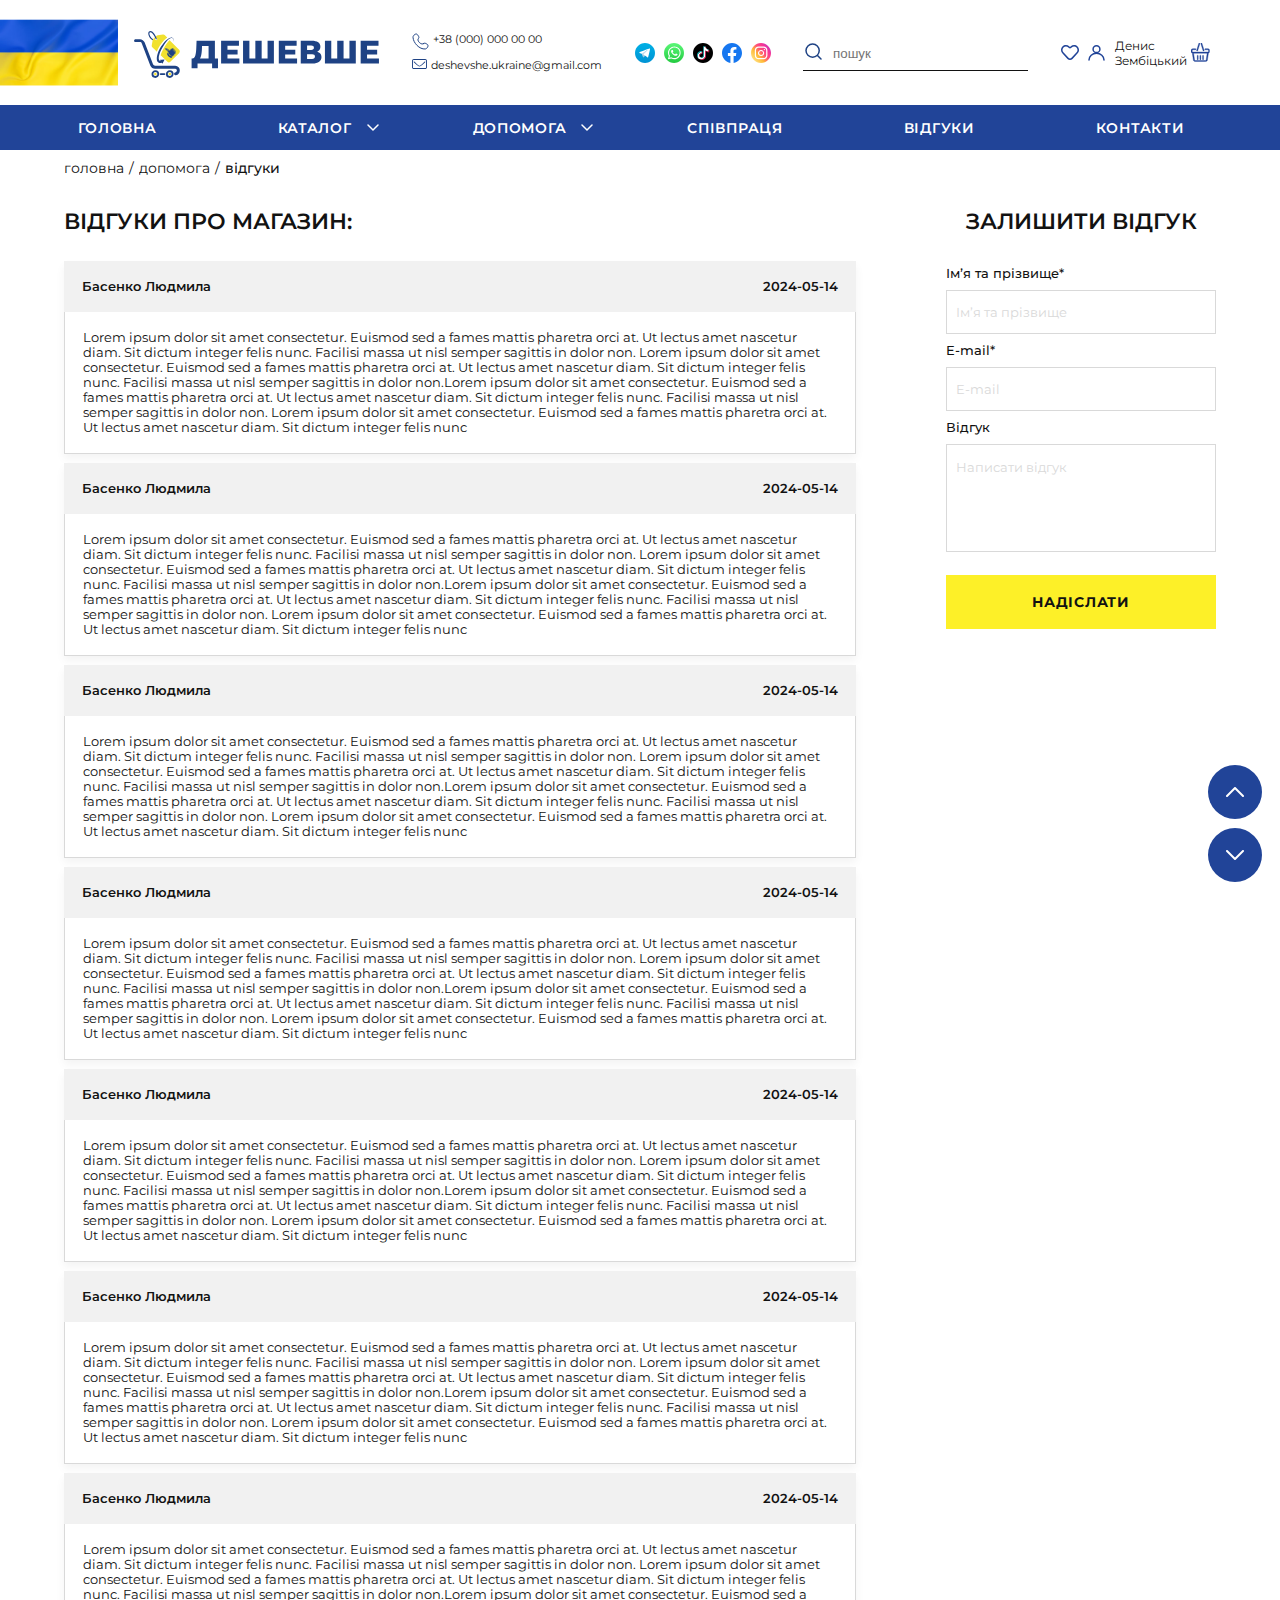
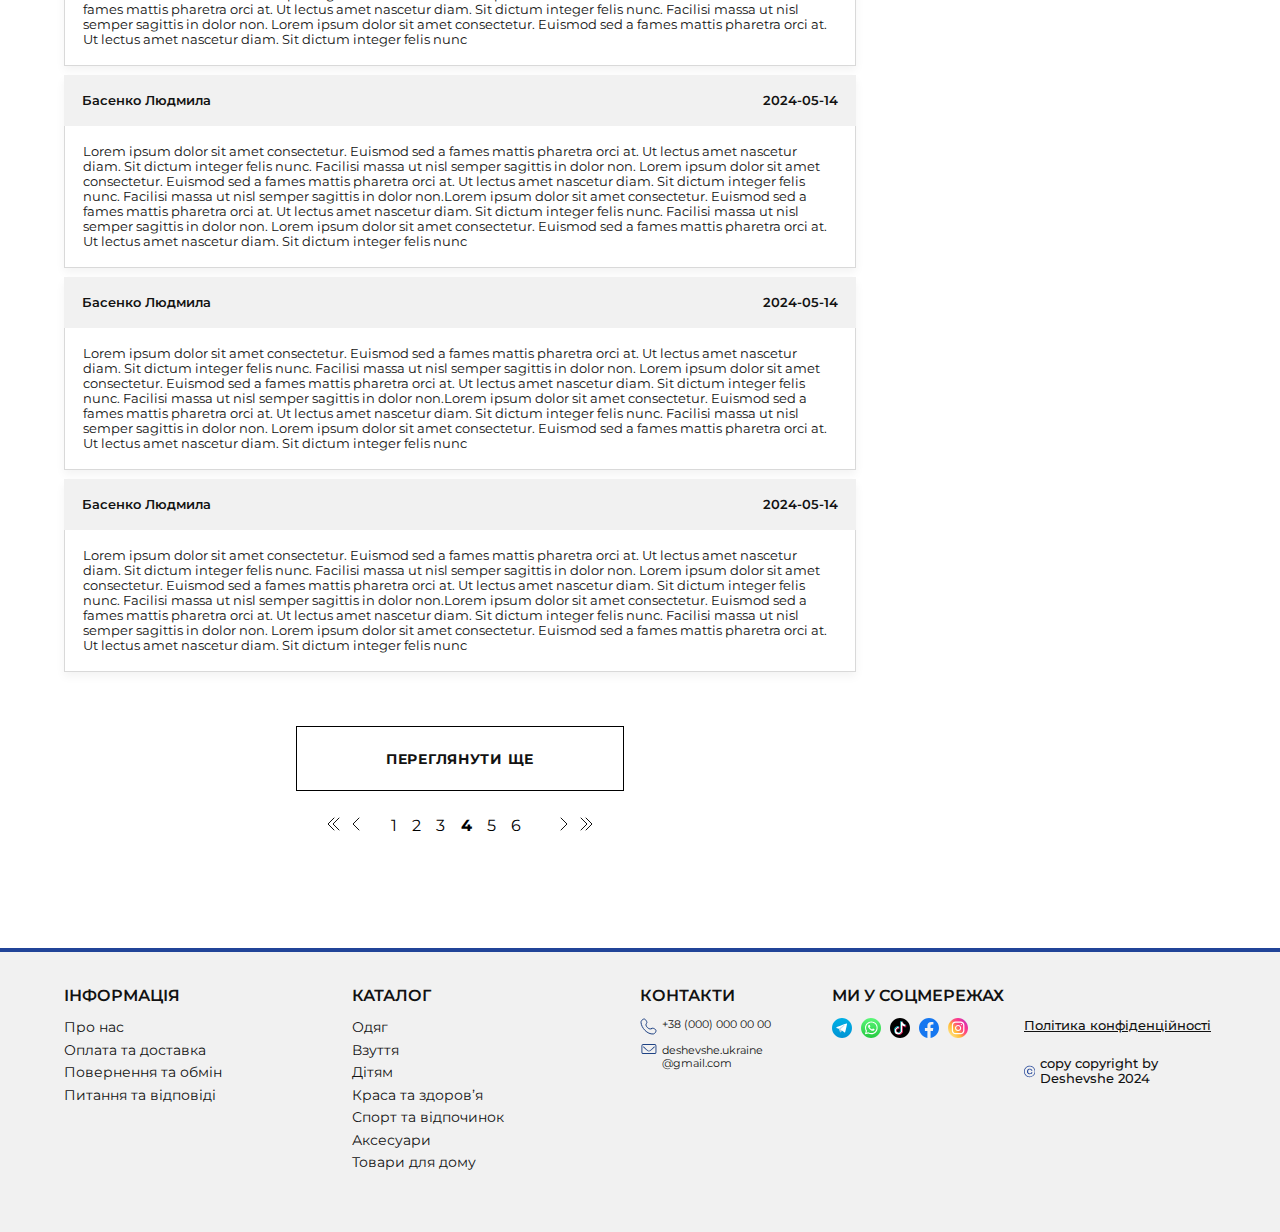
<file: docs/comment.html>
<!DOCTYPE html><html lang="uk"><head><meta charset="UTF-8"><meta name="viewport" content="width=device-width, initial-scale=1.0, user-scalable=yes, maximum-scale=2.0"><link rel="preconnect" href="https://fonts.googleapis.com">
<link rel="preconnect" href="https://fonts.gstatic.com" crossorigin>
<link href="https://fonts.googleapis.com/css2?family=Montserrat:wght@100..900&display=swap" rel="stylesheet"><link rel="stylesheet" href="css/style.css"><title>Дешевше - інтернет магазин необхідних товарів для всієї родини</title></head><body id="body"><header><div class="fixed-header"><div class="wrapper d-flex header item-center"><div class="flex-between burger-logo item-center"><div class="logo flag-img"><a href="index.html"><img src="img/logo.svg" alt="logo"></a></div></div><div class="icon-mobile flex-between item-center"><div class="search-mobile"> <a href="#"> <svg xmlns="http://www.w3.org/2000/svg" width="11" height="11" viewBox="0 0 11 11" fill="none">
<circle cx="4.5" cy="4.5" r="4" stroke="#214498"/>
<path d="M9.64645 10.3536C9.84171 10.5488 10.1583 10.5488 10.3536 10.3536C10.5488 10.1583 10.5488 9.84171 10.3536 9.64645L9.64645 10.3536ZM7.14645 7.85355L9.64645 10.3536L10.3536 9.64645L7.85355 7.14645L7.14645 7.85355Z" fill="#214498"/>
</svg></a></div><p class="like-cta"> <a href="like-product.html "> <svg xmlns="http://www.w3.org/2000/svg" width="18" height="18" viewBox="0 0 18 15" fill="none">
<path fill-rule="evenodd" clip-rule="evenodd" d="M9 3.56603C8.60077 3.56603 8.21802 3.40688 7.93648 3.12383L7.31995 2.50396C5.98855 1.16536 3.83329 1.16536 2.50189 2.50396C1.20207 3.81081 1.16178 5.92042 2.41159 7.27666L7.56529 12.8692C8.34036 13.7103 9.65962 13.7103 10.4347 12.8692L15.5884 7.27663C16.8382 5.9204 16.7979 3.81079 15.4981 2.50394C14.1667 1.16535 12.0115 1.16535 10.6801 2.50395L10.0635 3.12383C9.78198 3.40688 9.39923 3.56603 9 3.56603ZM9.79432 1.27598C9.73401 1.33093 9.67473 1.38765 9.61655 1.44615L9 2.06603L8.38346 1.44616C8.32528 1.38767 8.26601 1.33095 8.2057 1.27601C6.27808 -0.480262 3.29803 -0.423545 1.43838 1.44616C-0.42795 3.32258 -0.485295 6.34658 1.30854 8.29316L6.46223 13.8857C7.83138 15.3714 10.1686 15.3714 11.5377 13.8857L16.6915 8.29313C18.4853 6.34656 18.4279 3.32256 16.5616 1.44614C14.702 -0.423554 11.7219 -0.480273 9.79432 1.27598Z" fill="#1E4284"/>
</svg></a></p><p class="cabinet-cta"><a href="#"><svg xmlns="http://www.w3.org/2000/svg" width="11" height="10" viewBox="0 0 11 10" fill="none">
<circle cx="5.5" cy="2.5" r="2" stroke="#214498"/>
<path d="M10 9C10 6.79086 7.98528 5 5.5 5C3.01472 5 1 6.79086 1 9" stroke="#214498" stroke-linecap="round"/>
</svg></a></p><p class="cart-cta"> <a href="basket.html"><svg xmlns="http://www.w3.org/2000/svg" width="10" height="10" viewBox="0 0 10 10" fill="none">
<g clip-path="url(#clip0_474_28)">
<path fill-rule="evenodd" clip-rule="evenodd" d="M3.17996 4.28995C3.02996 4.21995 2.95996 4.00995 3.01996 3.82995L4.15996 0.229953C4.21996 0.0399531 4.38996 -0.0500469 4.52996 0.0299531C4.67996 0.0999531 4.74996 0.309953 4.68996 0.489953L3.54996 4.08995C3.50996 4.22995 3.39996 4.31995 3.28996 4.31995C3.25996 4.31995 3.22996 4.31995 3.19996 4.30995C3.19996 4.29995 3.18996 4.29995 3.17996 4.28995Z" fill="#1E4284" stroke="#1E4284" stroke-width="0.2"/>
<path fill-rule="evenodd" clip-rule="evenodd" d="M6.45 4.08992L5.31 0.489924C5.25 0.309924 5.32 0.0999238 5.47 0.0299239C5.61 -0.0500761 5.78 0.0299239 5.84 0.229924L6.98 3.82992C7.04 4.00992 6.97 4.21992 6.82 4.28992C6.79 4.30992 6.75 4.31992 6.71 4.31992C6.6 4.31992 6.49 4.22992 6.45 4.08992Z" fill="#1E4284" stroke="#1E4284" stroke-width="0.2"/>
<path fill-rule="evenodd" clip-rule="evenodd" d="M3.29004 8.63998V6.83998C3.29004 6.63998 3.41004 6.47998 3.57004 6.47998C3.73004 6.47998 3.86004 6.63998 3.86004 6.83998V8.63998C3.86004 8.83998 3.73004 8.99998 3.57004 8.99998C3.41004 8.99998 3.29004 8.83998 3.29004 8.63998Z" fill="#1E4284" stroke="#1E4284" stroke-width="0.2"/>
<path fill-rule="evenodd" clip-rule="evenodd" d="M4.70996 8.63998V6.83998C4.70996 6.63998 4.83996 6.47998 4.99996 6.47998C5.15996 6.47998 5.28996 6.63998 5.28996 6.83998V8.63998C5.28996 8.83998 5.15996 8.99998 4.99996 8.99998C4.83996 8.99998 4.70996 8.83998 4.70996 8.63998Z" fill="#1E4284" stroke="#1E4284" stroke-width="0.2"/>
<path fill-rule="evenodd" clip-rule="evenodd" d="M6.14001 8.63998V6.83998C6.14001 6.63998 6.27001 6.47998 6.43001 6.47998C6.59001 6.47998 6.71001 6.63998 6.71001 6.83998V8.63998C6.71001 8.83998 6.59001 8.99998 6.43001 8.99998C6.27001 8.99998 6.14001 8.83998 6.14001 8.63998Z" fill="#1E4284" stroke="#1E4284" stroke-width="0.2"/>
<path fill-rule="evenodd" clip-rule="evenodd" d="M9 3H7.67C7.48 3 7.33 3.14 7.33 3.3C7.33 3.47 7.48 3.61 7.67 3.61H9C9.18 3.61 9.33 3.75 9.33 3.91V4.52C9.33 4.69 9.18 4.83 9 4.83H1C0.82 4.83 0.67 4.69 0.67 4.52V3.91C0.67 3.75 0.82 3.61 1 3.61H2.33C2.52 3.61 2.67 3.47 2.67 3.3C2.67 3.14 2.52 3 2.33 3H1C0.45 3 0 3.41 0 3.91V4.52C0 4.93 0.3 5.27 0.7 5.39L1.25 9.13C1.32 9.62 1.8 10 2.33 10H7.67C8.2 10 8.68 9.62 8.75 9.13L9.3 5.39C9.7 5.27 10 4.93 10 4.52V3.91C10 3.41 9.55 3 9 3ZM8.09 9.05C8.06 9.23 7.87 9.39 7.67 9.39H2.33C2.13 9.39 1.94 9.23 1.91 9.05L1.38 5.43H8.62L8.09 9.05Z" fill="#1E4284" stroke="#1E4284" stroke-width="0.2"/>
</g>
<defs>
<clipPath id="clip0_474_28">
<rect width="10" height="10" fill="white"/>
</clipPath>
</defs>
</svg></a></p></div><div class="contact decstop-contact"><p class="d-flex"><svg xmlns="http://www.w3.org/2000/svg" width="17" height="17" viewBox="0 0 17 17" fill="none">
<path d="M11.5 10.6012C9.50415 12.7018 4.41318 7.65653 6.41662 5.54795C7.63985 4.26052 6.25803 2.78923 5.49317 1.70778C4.0577 -0.321854 0.906427 2.48034 1.00213 4.26287C1.30394 9.88404 7.38462 16.5455 13.2729 15.9645C15.115 15.7827 17.2315 12.456 15.1186 11.2402C14.0621 10.6322 12.6118 9.43099 11.5 10.6012Z" stroke="#1E4284" stroke-linecap="round" stroke-linejoin="round"/>
</svg><a href="tel:+380000000000">+38 (000) 000 00 00 </a></p><p class="d-flex"><svg xmlns="http://www.w3.org/2000/svg" width="15" height="10" viewBox="0 0 15 10" fill="none">
<path fill-rule="evenodd" clip-rule="evenodd" d="M1.875 0.9375H13.125C13.6428 0.9375 14.0625 1.35723 14.0625 1.875V8.125C14.0625 8.64277 13.6428 9.0625 13.125 9.0625H1.875C1.35723 9.0625 0.9375 8.64277 0.9375 8.125V1.875C0.9375 1.35723 1.35723 0.9375 1.875 0.9375ZM0 1.875C0 0.839466 0.839466 0 1.875 0H13.125C14.1605 0 15 0.839466 15 1.875V8.125C15 9.16053 14.1605 10 13.125 10H1.875C0.839466 10 0 9.16053 0 8.125V1.875ZM2.35405 2.60864C2.19114 2.45844 1.93354 2.46476 1.77868 2.62277C1.62382 2.78078 1.63034 3.03063 1.79324 3.18083L4.81459 5.96661C4.81997 5.97157 4.82548 5.97638 4.83113 5.98105L4.85188 5.99819C5.40924 6.45856 5.85647 6.82796 6.25018 7.07894C6.65807 7.33896 7.05015 7.5 7.5 7.5C7.94985 7.5 8.34193 7.33896 8.74982 7.07894C9.14353 6.82796 9.59076 6.45856 10.1481 5.99819L10.1481 5.99819L10.1689 5.98104C10.1745 5.97638 10.18 5.97157 10.1854 5.96661L13.2068 3.18083C13.3697 3.03063 13.3762 2.78078 13.2213 2.62277C13.0665 2.46476 12.8089 2.45844 12.646 2.60864L9.63268 5.38698C9.05424 5.86474 8.64749 6.19945 8.30277 6.41921C7.96565 6.63411 7.73022 6.71053 7.5 6.71053C7.26978 6.71053 7.03435 6.63411 6.69723 6.41921C6.35251 6.19945 5.94576 5.86474 5.36733 5.38698L2.35405 2.60864Z" fill="#1E4284"/>
</svg><a href="mailto:deshevshe.ukraine@gmail.com">deshevshe.ukraine@gmail.com</a></p></div><div class="social-header"><div class="d-flex social-icon"><p><a href="https://t.me/"> <svg xmlns="http://www.w3.org/2000/svg" width="20" height="20" viewBox="0 0 20 20" fill="none">
<g clip-path="url(#clip0_213_16744)">
<path d="M10 20C15.5228 20 20 15.5228 20 10C20 4.47715 15.5228 0 10 0C4.47715 0 0 4.47715 0 10C0 15.5228 4.47715 20 10 20Z" fill="url(#paint0_linear_213_16744)"/>
<path d="M6.7998 10.7L7.9998 14C7.9998 14 8.0998 14.3 8.2998 14.3C8.4998 14.3 10.7998 11.8 10.7998 11.8L13.3998 6.7L6.7998 9.9V10.7Z" fill="#C1DAEA"/>
<path d="M8.29966 11.6L8.09966 14C8.09966 14 7.99966 14.7 8.69966 14C9.39966 13.3 10.1997 12.7 10.1997 12.7L8.29966 11.6Z" fill="#9CC6D9"/>
<path d="M6.8001 10.8L4.4001 10C4.4001 10 4.1001 9.9 4.2001 9.6C4.2001 9.5 4.3001 9.5 4.4001 9.4C4.9001 9 14.4001 5.6 14.4001 5.6C14.4001 5.6 14.7001 5.5 14.8001 5.6C14.9001 5.6 14.9001 5.7 15.0001 5.8C15.0001 5.8 15.0001 5.9 15.0001 6C15.0001 6.1 15.0001 6.1 15.0001 6.2C14.9001 7.1 13.2001 14.1 13.2001 14.1C13.2001 14.1 13.1001 14.5 12.7001 14.5C12.6001 14.5 12.4001 14.5 12.2001 14.3C11.5001 13.7 9.0001 12 8.4001 11.6C8.4001 11.6 8.4001 11.6 8.4001 11.5V11.4C8.4001 11.4 12.8001 7.5 12.9001 7.1C12.9001 7.1 12.9001 7.1 12.8001 7.1C12.5001 7.2 7.5001 10.4 6.9001 10.7C6.9001 10.9 6.8001 10.8 6.8001 10.8Z" fill="white"/>
</g>
<defs>
<linearGradient id="paint0_linear_213_16744" x1="10" y1="20" x2="10" y2="0" gradientUnits="userSpaceOnUse">
<stop stop-color="#0093D4"/>
<stop offset="1" stop-color="#00B0E5"/>
</linearGradient>
<clipPath id="clip0_213_16744">
<rect width="20" height="20" fill="white"/>
</clipPath>
</defs>
</svg></a></p><p><a href="whatsapp://send?phone=+12345678910"> <svg xmlns="http://www.w3.org/2000/svg" width="20" height="20" viewBox="0 0 20 20" fill="none">
<g clip-path="url(#clip0_213_16752)">
<path d="M10 20C15.5228 20 20 15.5228 20 10C20 4.47715 15.5228 0 10 0C4.47715 0 0 4.47715 0 10C0 15.5228 4.47715 20 10 20Z" fill="url(#paint0_linear_213_16752)"/>
<path fill-rule="evenodd" clip-rule="evenodd" d="M14.8004 5.3C13.6004 4.1 12.0004 3.4 10.3004 3.4C6.80039 3.5 4.00039 6.3 4.00039 9.8C4.00039 10.9 4.30039 12 4.80039 13L3.90039 16.3L7.30039 15.4C8.20039 15.9 9.30039 16.2 10.3004 16.2C13.8004 16.2 16.6004 13.4 16.6004 9.9C16.7004 8.1 16.0004 6.5 14.8004 5.3ZM10.3004 15.1C9.40039 15.1 8.40039 14.8 7.60039 14.4L7.40039 14.3L5.40039 14.8L6.00039 12.8L5.90039 12.6C5.30039 11.8 5.00039 10.8 5.10039 9.8C5.10039 6.9 7.50039 4.5 10.4004 4.5C11.8004 4.5 13.1004 5 14.1004 6C15.1004 7 15.6004 8.3 15.6004 9.7C15.6004 12.7 13.2004 15.1 10.3004 15.1ZM13.2004 11.1C13.0004 11 12.3004 10.6 12.1004 10.6C12.0004 10.5 11.8004 10.5 11.7004 10.7C11.6004 10.9 11.3004 11.2 11.2004 11.3C11.1004 11.4 11.0004 11.4 10.9004 11.3C10.7004 11.2 10.2004 11.1 9.60039 10.5C9.10039 10.1 8.80039 9.6 8.70039 9.4C8.60039 9.2 8.70039 9.2 8.80039 9.1C8.90039 9.1 9.00039 9 9.10039 8.9C9.20039 8.8 9.20039 8.7 9.30039 8.6C9.40039 8.5 9.30039 8.4 9.30039 8.3C9.30039 8.2 8.90039 7.4 8.80039 7.1C8.60039 6.8 8.50039 6.9 8.40039 6.9C8.30039 6.9 8.20039 6.9 8.10039 6.9C8.00039 6.9 7.80039 6.9 7.70039 7.1C7.50039 7.2 7.10039 7.6 7.10039 8.4C7.10039 9.2 7.70039 9.9 7.70039 10C7.80039 10.1 8.80039 11.7 10.4004 12.4C10.8004 12.6 11.1004 12.7 11.3004 12.7C11.7004 12.8 12.0004 12.8 12.3004 12.8C12.6004 12.8 13.2004 12.4 13.4004 12C13.5004 11.6 13.5004 11.3 13.5004 11.2C13.5004 11.2 13.4004 11.2 13.2004 11.1Z" fill="white"/>
</g>
<defs>
<linearGradient id="paint0_linear_213_16752" x1="10" y1="18.547" x2="10" y2="-1.453" gradientUnits="userSpaceOnUse">
<stop stop-color="#27CD44"/>
<stop offset="1" stop-color="#5FFB7C"/>
</linearGradient>
<clipPath id="clip0_213_16752">
<rect width="20" height="20" fill="white"/>
</clipPath>
</defs>
</svg></a></p><p><a href=""> <svg xmlns="http://www.w3.org/2000/svg" width="20" height="20" viewBox="0 0 20 20" fill="none">
<g clip-path="url(#clip0_213_16759)">
<path d="M10 20C15.5228 20 20 15.5228 20 10C20 4.47715 15.5228 0 10 0C4.47715 0 0 4.47715 0 10C0 15.5228 4.47715 20 10 20Z" fill="black"/>
<path d="M7.29961 14C7.39961 14.1 7.49961 14.2 7.59961 14.3C7.89961 14.6 8.29961 14.7 8.69961 14.7C9.69961 14.8 10.5996 14 10.6996 13V12.9C10.6996 9.9 10.6996 6.9 10.6996 3.9C10.6996 3.7 10.6996 3.7 10.8996 3.7C11.3996 3.7 11.7996 3.7 12.2996 3.7H12.3996V3.8C12.5996 4.6 12.9996 5.2 13.6996 5.7L13.7996 5.8C13.7996 5.8 13.8996 5.8 13.8996 5.9C13.9996 6 14.0996 6.1 14.1996 6.1C14.5996 6.4 14.9996 6.6 15.3996 6.7H15.4996V6.8C15.4996 7.3 15.4996 7.9 15.4996 8.4C15.4996 8.5 15.4996 8.5 15.3996 8.5C14.9996 8.5 14.5996 8.4 14.2996 8.4C13.6996 8.3 13.0996 8 12.4996 7.6C12.4996 7.6 12.3996 7.5 12.3996 7.6V7.7C12.3996 9.2 12.3996 10.7 12.3996 12.2C12.3996 13.2 12.0996 14.2 11.3996 15C10.6996 15.8 9.79961 16.3 8.69961 16.5C7.89961 16.6 6.99961 16.5 6.29961 16.1C6.19961 16 6.09961 16 5.89961 15.9L5.79961 15.8C5.49961 15.6 5.39961 15.3 5.19961 15C4.89961 14.6 4.79961 14.1 4.69961 13.6C4.69961 13.3 4.59961 13 4.59961 12.7C4.69961 11.7 4.99961 10.9 5.59961 10.2C6.09961 9.6 6.79961 9.2 7.49961 8.9C7.79961 8.8 8.09961 8.7 8.49961 8.7C8.59961 8.7 8.59961 8.7 8.69961 8.7H8.79961V8.8C8.79961 9.3 8.79961 9.9 8.79961 10.4C8.79961 10.4 8.79961 10.4 8.79961 10.5C8.79961 10.6 8.79961 10.6 8.69961 10.6C8.59961 10.6 8.39961 10.5 8.29961 10.5C8.09961 10.5 7.79961 10.5 7.59961 10.6C6.89961 10.9 6.39961 11.4 6.29961 12.2C6.19961 13 6.49961 13.6 7.09961 14C7.19961 13.9 7.29961 14 7.29961 14Z" fill="white"/>
<path d="M5.90039 15.9C6.40039 16.2 7.00039 16.4 7.50039 16.5C7.80039 16.5 8.10039 16.6 8.30039 16.5C9.20039 16.5 10.1004 16.1 10.8004 15.5C11.5004 14.9 12.0004 14.2 12.2004 13.3C12.3004 13 12.3004 12.7 12.3004 12.5C12.3004 12.3 12.3004 12.2 12.3004 12C12.3004 10.6 12.3004 9.2 12.3004 7.8V7.7H12.4004C12.9004 8 13.4004 8.3 14.0004 8.5C14.3004 8.6 14.7004 8.6 15.0004 8.7C15.1004 8.7 15.3004 8.7 15.4004 8.7C15.5004 8.7 15.5004 8.7 15.5004 8.6C15.5004 8.5 15.5004 8.5 15.5004 8.4C15.5004 7.9 15.5004 7.4 15.5004 7V6.9C15.6004 6.9 15.8004 6.9 15.9004 7C16.0004 7 16.1004 7 16.1004 7C16.1004 7 16.2004 7 16.2004 7.1C16.2004 7.8 16.2004 8.5 16.2004 9.2C16.2004 9.3 16.2004 9.3 16.1004 9.3C15.9004 9.3 15.7004 9.3 15.5004 9.3C15.1004 9.2 14.6004 9.1 14.2004 9C13.8004 8.8 13.4004 8.6 13.1004 8.4C13.1004 8.4 13.1004 8.4 13.0004 8.3V8.4C13.0004 9.9 13.0004 11.4 13.0004 12.9C13.0004 13.7 12.8004 14.5 12.4004 15.1C11.9004 15.9 11.2004 16.5 10.2004 16.8C9.60039 17 9.10039 17.1 8.50039 17C7.60039 17 6.70039 16.6 5.90039 15.9Z" fill="#EC1655"/>
<path d="M12.5004 3.8C12.4004 3.8 12.4004 3.8 12.5004 3.8C11.9004 3.8 11.4004 3.8 10.9004 3.8C10.8004 3.8 10.8004 3.8 10.8004 3.9C10.8004 6.9 10.8004 9.9 10.8004 12.8C10.8004 13 10.8004 13.2 10.7004 13.4C10.5004 14.1 10.0004 14.6 9.30039 14.7C8.50039 14.9 7.90039 14.6 7.40039 14C7.50039 14.1 7.70039 14.1 7.90039 14.1C8.40039 14.2 8.90039 14.1 9.30039 13.9C9.80039 13.6 10.1004 13.1 10.2004 12.6C10.2004 12.5 10.2004 12.4 10.2004 12.3C10.2004 9.3 10.2004 6.3 10.2004 3.4C10.2004 3.3 10.2004 3.3 10.3004 3.3C11.0004 3.3 11.7004 3.3 12.4004 3.3C12.5004 3.3 12.5004 3.3 12.5004 3.4C12.4004 3.4 12.4004 3.6 12.5004 3.8Z" fill="#0CBAC6"/>
<path d="M8.8 8.70001C8.4 8.70001 8 8.70001 7.6 8.90001C7 9.10001 6.5 9.40001 6 9.80001C5.4 10.3 5 11 4.8 11.8C4.7 12.1 4.7 12.4 4.7 12.6C4.7 12.8 4.7 12.9 4.7 13.1C4.7 13.6 4.8 14 5 14.5C5.2 15 5.5 15.4 5.8 15.8C5.7 15.8 5.7 15.7 5.6 15.6C4.9 15.1 4.4 14.4 4.2 13.5C4.1 13.3 4 13 4 12.7C4 12.5 4 12.3 4 12C4 11.5 4.2 11 4.4 10.6C4.6 10.1 4.9 9.70001 5.3 9.30001C5.7 8.90001 6.2 8.50001 6.8 8.30001C7.2 8.20001 7.5 8.10001 7.9 8.10001C8.2 8.10001 8.5 8.10001 8.7 8.10001C8.7 8.10001 8.8 8.10001 8.8 8.20001C8.8 8.30001 8.8 8.50001 8.8 8.70001Z" fill="#0CBAC6"/>
<path d="M7.29997 14C7.09997 13.9 6.99997 13.8 6.89997 13.7C6.59997 13.4 6.39997 13 6.29997 12.5C6.19997 11.5 6.79997 10.7 7.59997 10.4C7.99997 10.3 8.29997 10.3 8.69997 10.4C8.69997 10.4 8.69997 10.4 8.79997 10.4V10.3C8.79997 9.80001 8.79997 9.20001 8.79997 8.70001V8.60001C8.99997 8.60001 9.19997 8.60001 9.39997 8.60001C9.39997 9.30001 9.39997 10 9.39997 10.8V10.9C9.29997 10.9 9.19997 10.9 9.09997 10.8C8.49997 10.7 7.99997 10.9 7.59997 11.2C7.19997 11.5 6.99997 11.9 6.89997 12.4C6.89997 13.1 6.99997 13.5 7.29997 14Z" fill="#EC1655"/>
<path d="M13.9004 5.9C13.7004 5.8 13.5004 5.6 13.3004 5.4C12.8004 4.9 12.6004 4.4 12.4004 3.8C12.6004 3.8 12.8004 3.8 13.0004 3.8C13.0004 4.3 13.2004 4.8 13.4004 5.3C13.6004 5.5 13.7004 5.7 13.9004 5.9Z" fill="#EC1655"/>
<path d="M15.6 6.9C15 6.8 14.6 6.5 14.1 6.2C14.1 6.1 14 6 14 6C14 6 14 6 14.1 6C14.4 6.2 14.8 6.3 15.2 6.4C15.3 6.4 15.5 6.4 15.7 6.4C15.8 6.4 15.8 6.4 15.8 6.5C15.6 6.6 15.6 6.7 15.6 6.9Z" fill="#0CBAC6"/>
</g>
<defs>
<clipPath id="clip0_213_16759">
<rect width="20" height="20" fill="white"/>
</clipPath>
</defs>
</svg></a></p><p><a href=""> <svg xmlns="http://www.w3.org/2000/svg" width="20" height="20" viewBox="0 0 20 20" fill="none">
<g clip-path="url(#clip0_213_16771)">
<path d="M10 0C4.5 0 0 4.5 0 10C0 15 3.7 19.1 8.4 19.9V12.9H5.9V10H8.4V7.8C8.4 5.3 9.9 3.9 12.2 3.9C13.3 3.9 14.4 4.1 14.4 4.1V6.6H13.1C11.9 6.6 11.5 7.4 11.5 8.2V10H14.3L13.9 12.9H11.6V19.9C16.3 19.1 20 15 20 10C20 4.5 15.5 0 10 0Z" fill="#1677F0"/>
</g>
<defs>
<clipPath id="clip0_213_16771">
<rect width="20" height="20" fill="white"/>
</clipPath>
</defs>
</svg></a></p><p><a href=""> <svg xmlns="http://www.w3.org/2000/svg" width="20" height="20" viewBox="0 0 20 20" fill="none">
<g clip-path="url(#clip0_213_16773)">
<path d="M10.0002 18.7C14.8603 18.7 18.8002 14.7601 18.8002 9.9C18.8002 5.03989 14.8603 1.1 10.0002 1.1C5.14009 1.1 1.2002 5.03989 1.2002 9.9C1.2002 14.7601 5.14009 18.7 10.0002 18.7Z" fill="white"/>
<path d="M10 20C4.5 20 0 15.5 0 10C0 4.5 4.5 0 10 0C15.5 0 20 4.5 20 10C20 15.5 15.5 20 10 20ZM13.4 5.9C13 5.9 12.7 6.2 12.7 6.6C12.7 7 13 7.3 13.4 7.3C13.8 7.3 14.1 7 14.1 6.6C14.1 6.2 13.8 5.9 13.4 5.9ZM10.1 6.9C8.4 6.9 7 8.3 7 10C7 11.7 8.4 13.1 10.1 13.1C11.8 13.1 13.2 11.7 13.2 10C13.2 8.3 11.8 6.9 10.1 6.9ZM10.1 12C9 12 8.1 11.1 8.1 10C8.1 8.9 9 8 10.1 8C11.2 8 12.1 8.9 12.1 10C12.1 11.1 11.2 12 10.1 12ZM16.4 7.4C16.4 5.3 14.7 3.6 12.6 3.6H7.6C5.5 3.6 3.8 5.3 3.8 7.4V12.4C3.8 14.5 5.5 16.2 7.6 16.2H12.6C14.7 16.2 16.4 14.5 16.4 12.4V7.4ZM15.2 12.4C15.2 13.8 14 15 12.6 15H7.6C6.1 15 5 13.9 5 12.4V7.4C5 6 6.1 4.8 7.6 4.8H12.6C14 4.8 15.2 6 15.2 7.4V12.4Z" fill="url(#paint0_linear_213_16773)"/>
</g>
<defs>
<linearGradient id="paint0_linear_213_16773" x1="1.92" y1="16.88" x2="26.7298" y2="-4.2452" gradientUnits="userSpaceOnUse">
<stop offset="0.0011048" stop-color="#FFE185"/>
<stop offset="0.2094" stop-color="#FFBB36"/>
<stop offset="0.3765" stop-color="#FF5176"/>
<stop offset="0.5238" stop-color="#F63395"/>
<stop offset="0.7394" stop-color="#A436D2"/>
<stop offset="1" stop-color="#5F4EED"/>
</linearGradient>
<clipPath id="clip0_213_16773">
<rect width="20" height="20" fill="white"/>
</clipPath>
</defs>
</svg></a></p></div></div><div class="search-block"><form action="#" method="post"><label for="search"><input type="text" id="search" name="search" placeholder="пошук"></label><button class="serch" type="submit"><svg xmlns="http://www.w3.org/2000/svg" width="17" height="17" viewBox="0 0 17 17" fill="none">
<path d="M16 16L12.4706 12.4706M14.2353 7.61765C14.2353 11.2725 11.2725 14.2353 7.61765 14.2353C3.96282 14.2353 1 11.2725 1 7.61765C1 3.96282 3.96282 1 7.61765 1C11.2725 1 14.2353 3.96282 14.2353 7.61765Z" stroke="#1E4284" stroke-width="1.5" stroke-linecap="round" stroke-linejoin="round"/>
</svg></button></form></div><div class="header-btn flex-between decstop-cart item-center"><p class="like-cta"> <a href="like-product.html "> <svg xmlns="http://www.w3.org/2000/svg" width="18" height="18" viewBox="0 0 18 15" fill="none">
<path fill-rule="evenodd" clip-rule="evenodd" d="M9 3.56603C8.60077 3.56603 8.21802 3.40688 7.93648 3.12383L7.31995 2.50396C5.98855 1.16536 3.83329 1.16536 2.50189 2.50396C1.20207 3.81081 1.16178 5.92042 2.41159 7.27666L7.56529 12.8692C8.34036 13.7103 9.65962 13.7103 10.4347 12.8692L15.5884 7.27663C16.8382 5.9204 16.7979 3.81079 15.4981 2.50394C14.1667 1.16535 12.0115 1.16535 10.6801 2.50395L10.0635 3.12383C9.78198 3.40688 9.39923 3.56603 9 3.56603ZM9.79432 1.27598C9.73401 1.33093 9.67473 1.38765 9.61655 1.44615L9 2.06603L8.38346 1.44616C8.32528 1.38767 8.26601 1.33095 8.2057 1.27601C6.27808 -0.480262 3.29803 -0.423545 1.43838 1.44616C-0.42795 3.32258 -0.485295 6.34658 1.30854 8.29316L6.46223 13.8857C7.83138 15.3714 10.1686 15.3714 11.5377 13.8857L16.6915 8.29313C18.4853 6.34656 18.4279 3.32256 16.5616 1.44614C14.702 -0.423554 11.7219 -0.480273 9.79432 1.27598Z" fill="#1E4284"/>
</svg></a></p><p class="cabinet-cta"> <a class="d-flex item-center" href="#"><svg xmlns="http://www.w3.org/2000/svg" width="17" height="16" viewBox="0 0 17 16" fill="none">
<circle cx="8.50016" cy="4.16667" r="3.41667" stroke="none" stroke-width="1.5"/>
<path d="M16 14.9999C16 11.318 12.6421 8.33325 8.5 8.33325C4.35786 8.33325 1 11.318 1 14.9999" stroke="#1E4284" stroke-width="1.5" stroke-linecap="round"/>
</svg><span class="name-autorization">Денис Зембіцький</span></a></p><p class="cart-cta"> <a href="basket.html"><svg xmlns="http://www.w3.org/2000/svg" viewBox="0 0 20 15" fill="none">
<g clip-path="url(#clip0_2001_1242)">
<path fill-rule="evenodd" clip-rule="evenodd" d="M4.77019 6.43505C4.54519 6.33005 4.44019 6.01505 4.53019 5.74505L6.24019 0.345052C6.33019 0.0600517 6.58519 -0.0749483 6.79519 0.0450517C7.02019 0.150052 7.12519 0.465052 7.03519 0.735052L5.32519 6.13505C5.26519 6.34505 5.10019 6.48005 4.93519 6.48005C4.89019 6.48005 4.84519 6.48005 4.80019 6.46505C4.80019 6.45005 4.78519 6.45005 4.77019 6.43505Z" fill="#none" stroke="#none" stroke-width="0.3"/>
<path fill-rule="evenodd" clip-rule="evenodd" d="M9.67476 6.13501L7.96476 0.735008C7.87476 0.465008 7.97976 0.150008 8.20476 0.0450078C8.41476 -0.0749922 8.66976 0.0450079 8.75976 0.345008L10.4698 5.74501C10.5598 6.01501 10.4548 6.33001 10.2298 6.43501C10.1848 6.46501 10.1248 6.48001 10.0648 6.48001C9.89976 6.48001 9.73476 6.34501 9.67476 6.13501Z" fill="#none" stroke="#none" stroke-width="0.3"/>
<path fill-rule="evenodd" clip-rule="evenodd" d="M4.93506 12.96V10.26C4.93506 9.95997 5.11506 9.71997 5.35506 9.71997C5.59506 9.71997 5.79006 9.95997 5.79006 10.26V12.96C5.79006 13.26 5.59506 13.5 5.35506 13.5C5.11506 13.5 4.93506 13.26 4.93506 12.96Z" fill="#none" stroke="#none" stroke-width="0.2"/>
<path fill-rule="evenodd" clip-rule="evenodd" d="M7.06494 12.96V10.26C7.06494 9.95997 7.25994 9.71997 7.49994 9.71997C7.73994 9.71997 7.93494 9.95997 7.93494 10.26V12.96C7.93494 13.26 7.73994 13.5 7.49994 13.5C7.25994 13.5 7.06494 13.26 7.06494 12.96Z" fill="#none" stroke="#none" stroke-width="0.2"/>
<path fill-rule="evenodd" clip-rule="evenodd" d="M9.20996 12.96V10.26C9.20996 9.95997 9.40496 9.71997 9.64496 9.71997C9.88496 9.71997 10.065 9.95997 10.065 10.26V12.96C10.065 13.26 9.88496 13.5 9.64496 13.5C9.40496 13.5 9.20996 13.26 9.20996 12.96Z" fill="#none" stroke="#none" stroke-width="0.2"/>
<path fill-rule="evenodd" clip-rule="evenodd" d="M13.5 4.5H11.505C11.22 4.5 10.995 4.71 10.995 4.95C10.995 5.205 11.22 5.415 11.505 5.415H13.5C13.77 5.415 13.995 5.625 13.995 5.865V6.78C13.995 7.035 13.77 7.245 13.5 7.245H1.5C1.23 7.245 1.005 7.035 1.005 6.78V5.865C1.005 5.625 1.23 5.415 1.5 5.415H3.495C3.78 5.415 4.005 5.205 4.005 4.95C4.005 4.71 3.78 4.5 3.495 4.5H1.5C0.675 4.5 0 5.115 0 5.865V6.78C0 7.395 0.45 7.905 1.05 8.085L1.875 13.695C1.98 14.43 2.7 15 3.495 15H11.505C12.3 15 13.02 14.43 13.125 13.695L13.95 8.085C14.55 7.905 15 7.395 15 6.78V5.865C15 5.115 14.325 4.5 13.5 4.5ZM12.135 13.575C12.09 13.845 11.805 14.085 11.505 14.085H3.495C3.195 14.085 2.91 13.845 2.865 13.575L2.07 8.145H12.93L12.135 13.575Z" fill="#none" stroke="#none" stroke-width="0.3"/>
</g>
<defs>
<clipPath id="clip0_2001_1242">
<rect width="15" height="15" fill="white"/>
</clipPath>
</defs>
</svg></a></p></div><div class="burger burger-fix" id="burger"><span class="bord"></span></div><div class="black-fon-popup black-fon-reg"></div><div class="popup-cabinet"><div class="registration"><a class="cancel-popup-cabinet" href="#"> <svg xmlns="http://www.w3.org/2000/svg" width="22" height="22" viewBox="0 0 22 22" fill="none">
<path d="M20.9999 1.00008L1 21M0.999915 1L20.9998 20.9999" stroke="#D9D9D9" stroke-width="2" stroke-linecap="round" stroke-linejoin="round"/>
</svg></a><h2>особистий кабінет</h2><div class="d-flex item-center cta-reg"><a class="entry active-link" href="#">вхід</a><a class="registration" href="#">Реєстрація</a></div><hr class="reg-hr"><div class="entry-form active-form"><form action="#"><p> <label for="emailEntry">E-mail</label><input type="email" name="emailEntry" id="emailEntry" placeholder="Ваш e-mail" required autocomplete="username"></p><p> <label for="passwordEntry">Пароль</label><input class="password" type="password" id="passwordEntry" name="passwordEntry" placeholder="Ваш пароль" required autocomplete="current-password" minlength="6" maxlength="25"><a class="eye closeEye" href="#" data-target="passwordEntry"><svg class="openEye" xmlns="http://www.w3.org/2000/svg" width="17" height="12" viewBox="0 0 17 12" fill="none">
<path d="M1.39258 7.004C1.19843 6.7376 1.10136 6.6044 1.03454 6.3467C0.988487 6.16909 0.988487 5.83091 1.03454 5.6533C1.10136 5.3956 1.19843 5.2624 1.39258 4.996C2.45644 3.5362 4.78758 1 8.14286 1C11.4981 1 13.8293 3.5362 14.8931 4.996C15.0873 5.2624 15.1844 5.3956 15.2512 5.6533C15.2972 5.83091 15.2972 6.16909 15.2512 6.3467C15.1844 6.6044 15.0873 6.7376 14.8931 7.004C13.8293 8.4638 11.4981 11 8.14286 11C4.78758 11 2.45644 8.4638 1.39258 7.004Z" stroke="#D9D9D9" stroke-width="1.5" stroke-linecap="round" stroke-linejoin="round"/>
<path d="M8.14244 7.42857C8.93142 7.42857 9.57101 6.78898 9.57101 6C9.57101 5.21102 8.93142 4.57143 8.14244 4.57143C7.35346 4.57143 6.71387 5.21102 6.71387 6C6.71387 6.78898 7.35346 7.42857 8.14244 7.42857Z" stroke="#D9D9D9" stroke-width="1.5" stroke-linecap="round" stroke-linejoin="round"/>
</svg></a></p><a href="#">Забули пароль?</a><button class="yellow-cta btn-card contact-cta" type="submit">увійти </button></form></div><div class="registration-form"> <form action="#"> <p> <label for="nameReg">Імʼя та прізвище</label><input type="text" name="nameReg" placeholder="Ваше імʼя та прізвище" required maxlength="50"></p><p> <label for="emailReg">E-mail</label><input type="email" name="emailReg" placeholder="Ваш e-mail" required autocomplete="username" maxlength="50"></p><p> <label for="passwordReg">Пароль<span>(Пароль повинен бути не менше 6 символів)</span></label><input class="password" type="password" id="passwordReg" name="passwordReg" placeholder="Ваш пароль" required autocomplete="new-password" minlength="6" maxlength="25"><a class="eye closeEye" href="#" data-target="passwordReg"><svg class="openEye" xmlns="http://www.w3.org/2000/svg" width="17" height="12" viewBox="0 0 17 12" fill="none">
<path d="M1.39258 7.004C1.19843 6.7376 1.10136 6.6044 1.03454 6.3467C0.988487 6.16909 0.988487 5.83091 1.03454 5.6533C1.10136 5.3956 1.19843 5.2624 1.39258 4.996C2.45644 3.5362 4.78758 1 8.14286 1C11.4981 1 13.8293 3.5362 14.8931 4.996C15.0873 5.2624 15.1844 5.3956 15.2512 5.6533C15.2972 5.83091 15.2972 6.16909 15.2512 6.3467C15.1844 6.6044 15.0873 6.7376 14.8931 7.004C13.8293 8.4638 11.4981 11 8.14286 11C4.78758 11 2.45644 8.4638 1.39258 7.004Z" stroke="#D9D9D9" stroke-width="1.5" stroke-linecap="round" stroke-linejoin="round"/>
<path d="M8.14244 7.42857C8.93142 7.42857 9.57101 6.78898 9.57101 6C9.57101 5.21102 8.93142 4.57143 8.14244 4.57143C7.35346 4.57143 6.71387 5.21102 6.71387 6C6.71387 6.78898 7.35346 7.42857 8.14244 7.42857Z" stroke="#D9D9D9" stroke-width="1.5" stroke-linecap="round" stroke-linejoin="round"/>
</svg></a></p><p> <label for="passwordReg2">Повторіть пароль</label><input class="password" type="password" id="passwordReg2" name="passwordReg2" placeholder="Ваш пароль" required autocomplete="new-password" minlength="6" maxlength="25"><a class="eye closeEye" href="#" data-target="passwordReg2"><svg class="openEye" xmlns="http://www.w3.org/2000/svg" width="17" height="12" viewBox="0 0 17 12" fill="none">
<path d="M1.39258 7.004C1.19843 6.7376 1.10136 6.6044 1.03454 6.3467C0.988487 6.16909 0.988487 5.83091 1.03454 5.6533C1.10136 5.3956 1.19843 5.2624 1.39258 4.996C2.45644 3.5362 4.78758 1 8.14286 1C11.4981 1 13.8293 3.5362 14.8931 4.996C15.0873 5.2624 15.1844 5.3956 15.2512 5.6533C15.2972 5.83091 15.2972 6.16909 15.2512 6.3467C15.1844 6.6044 15.0873 6.7376 14.8931 7.004C13.8293 8.4638 11.4981 11 8.14286 11C4.78758 11 2.45644 8.4638 1.39258 7.004Z" stroke="#D9D9D9" stroke-width="1.5" stroke-linecap="round" stroke-linejoin="round"/>
<path d="M8.14244 7.42857C8.93142 7.42857 9.57101 6.78898 9.57101 6C9.57101 5.21102 8.93142 4.57143 8.14244 4.57143C7.35346 4.57143 6.71387 5.21102 6.71387 6C6.71387 6.78898 7.35346 7.42857 8.14244 7.42857Z" stroke="#D9D9D9" stroke-width="1.5" stroke-linecap="round" stroke-linejoin="round"/>
</svg></a></p><button class="yellow-cta btn-card contact-cta" type="submit">зареєструватися </button></form></div></div></div></div><div class="black-fon"></div><div class="header-navigation"> <nav class="wrapper"><ul class="navigation-menu-catalog"><li class="mobile-head-menu"> <span>меню</span><span class="cancel-menu"><svg width="15.026367" height="15.036133" viewBox="0 0 15.0264 15.0361" fill="#fff" xmlns="http://www.w3.org/2000/svg" xmlns:xlink="http://www.w3.org/1999/xlink"><path id="видалити" d="M0.424805 0.29834C0.819336 -0.0993652 1.43848 -0.0993652 1.83301 0.29834L7.51367 6.03198L13.1943 0.29834C13.5879 -0.0993652 14.208 -0.0993652 14.6016 0.29834C14.9961 0.696289 14.9961 1.32129 14.6016 1.71924L8.9209 7.45288L14.7314 13.3171C15.125 13.7148 15.125 14.3401 14.7314 14.7378C14.3369 15.1355 13.7178 15.1355 13.3232 14.7378L7.51367 8.87354L1.70312 14.7378C1.30957 15.1355 0.689453 15.1355 0.295898 14.7378C-0.0986328 14.3401 -0.0986328 13.7148 0.295898 13.3171L6.10547 7.45288L0.424805 1.71924C0.03125 1.32129 0.03125 0.696289 0.424805 0.29834Z" clip-rule="evenodd" fill-opacity="1.000000" fill-rule="evenodd"></path></svg></span></li><li><a class="d-block" href="index.html">головна</a></li><li><a class="down-menu" href="javascript:void(0)">каталог<svg class="position-center" xmlns="http://www.w3.org/2000/svg" width="12" height="8" viewBox="0 0 12 8" fill="none">
<path d="M1 1L6 6L11 1" stroke-width="1.5" stroke-linecap="round"/>
</svg></a><div class="sub-menu-main mobile-menu"><ul class="sub-menu"><li class="default-item d-flex item-center"><a class="d-flex item-center" href="catalog.html"><svg xmlns="http://www.w3.org/2000/svg" width="15" height="15" viewBox="0 0 15 15" >
<path d="M14.85 4.87495C14.775 4.79995 13.425 3.07495 12.45 2.09995C11.4 1.04995 10.125 1.12495 9.3 1.12495H9.075C8.775 1.12495 8.55 1.34995 8.55 1.64995C8.55 2.09995 8.025 2.39995 7.425 2.39995C6.825 2.39995 6.3 2.02495 6.3 1.64995C6.3 1.34995 6.075 1.12495 5.775 1.12495H5.55C4.8 1.12495 3.45 1.04995 2.4 2.09995C1.5 3.07495 0.15 4.87495 0.15 4.87495C0 5.02495 0 5.17495 0 5.32495C0 5.47495 0.15 5.62495 0.225 5.69995L3.225 7.64995V13.2C3.225 13.575 3.525 13.95 3.975 13.95H11.1C11.475 13.95 11.85 13.65 11.85 13.2V7.64995L14.85 5.69995C14.85 5.62495 15 5.47495 15 5.32495C15 5.17495 15 5.02495 14.85 4.87495ZM10.725 5.24995V12.825H4.275V5.24995H3.225V6.29995L1.35 5.09995C1.8 4.49995 2.625 3.52495 3.3 2.84995C3.9 2.24995 4.8 2.17495 5.4 2.17495C5.7 2.99995 6.525 3.52495 7.5 3.52495C8.475 3.52495 9.3 2.99995 9.6 2.17495C10.275 2.17495 11.1 2.24995 11.7 2.84995C12.3 3.52495 13.2 4.49995 13.65 5.09995L11.775 6.29995V5.24995H10.725Z"/>
</svg><span>одяг</span></a><div class="default-menu second-subMenu"><div><p class="head-subMenu">Жінкам</p><ul><li><a href="#">Сукні</a></li><li><a href="#">Футболки</a></li><li><a href="#">Блузи</a></li><li><a href="#">Сорочки</a></li><li><a href="#">Топи</a></li><li><a href="#">Джинси</a></li><li><a href="#">Спідниці</a></li><li><a href="#">Шорти</a></li><li><a href="#">Костюми</a></li><li><a href="#">Верхній одяг</a></li><li><a href="#">Жилети</a></li><li><a href="#">Спортивний одяг</a></li><li><a href="#">Худі</a></li><li><a href="#">Лонгсліви</a></li></ul></div><div><p class="head-subMenu">Чоловікам</p><ul><li><a href="#">Футболки</a></li><li><a href="#">Сорочки</a></li><li><a href="#">Джинси</a></li><li><a href="#">Шорти</a></li><li><a href="#">Костюми</a></li><li><a href="#">Верхній одяг</a></li><li><a href="#">Жилети</a></li><li><a href="#">Спортивний одяг</a></li><li><a href="#">Худі</a></li><li><a href="#">Лонгсліви</a></li></ul></div><div><p class="head-subMenu">Дівчатам</p><ul><li><a href="#">Сукні</a></li><li><a href="#">Футболки</a></li><li><a href="#">Блузи</a></li><li><a href="#">Сорочки</a></li><li><a href="#">Топи</a></li><li><a href="#">Джинси</a></li><li><a href="#">Спідниці</a></li><li><a href="#">Шорти</a></li><li><a href="#">Костюми</a></li><li><a href="#">Верхній одяг</a></li><li><a href="#">Жилети</a></li><li><a href="#">Спортивний одяг</a></li><li><a href="#">Худі</a></li><li><a href="#">Лонгсліви</a></li></ul></div><div><p class="head-subMenu">Хлопчикам</p><ul><li><a href="#">Футболки</a></li><li><a href="#">Сорочки</a></li><li><a href="#">Джинси</a></li><li><a href="#">Шорти</a></li><li><a href="#">Костюми</a></li><li><a href="#">Верхній одяг</a></li><li><a href="#">Жилети</a></li><li><a href="#">Спортивний одяг</a></li><li><a href="#">Худі</a></li><li><a href="#">Лонгсліви</a></li></ul></div></div></li><li class="item"><a class="d-flex item-center" href="catalog.html"><svg xmlns="http://www.w3.org/2000/svg" width="15" height="15" viewBox="0 0 15 15" >
<g clip-path="url(#clip0_195_8839)">
<path d="M14.9252 11.925C14.6252 10.425 11.6252 5.17501 10.3502 3.90001L10.1252 3.75001H9.82516C8.92516 3.67501 7.50016 3.07501 6.45016 2.47501C5.77516 2.02501 5.55016 1.72501 5.55016 1.65001C5.47516 1.05001 5.25016 0.675013 4.95016 0.450013C4.50016 0.150013 3.97516 0.225013 3.52516 0.525013C3.00016 0.825013 2.62516 1.35001 2.47516 1.50001L0.300156 4.72501C-0.149845 5.32501 -0.224845 6.60001 0.600156 7.12501L11.3252 14.025C11.8502 14.325 12.3752 14.475 12.9002 14.475C13.3502 14.475 13.7252 14.4 14.0252 14.175C14.7752 13.725 15.1502 12.9 14.9252 11.925ZM10.8002 6.22501L4.27516 8.25001L1.20016 6.22501C1.12516 6.22501 1.05016 6.07501 1.05016 5.85001C1.05016 5.62501 1.12516 5.47501 1.20016 5.32501L3.37516 2.10001C3.52516 1.95001 3.75016 1.65001 3.97516 1.50001C4.12516 1.35001 4.27516 1.35001 4.35016 1.35001C4.35016 1.35001 4.35016 1.35001 4.42516 1.35001C4.42516 1.35001 4.50016 1.42501 4.57516 1.72501C4.50016 2.32501 5.25016 2.92501 5.85016 3.37501C6.97516 4.12501 8.55016 4.65001 9.67516 4.80001C9.97516 5.02501 10.3502 5.55001 10.8002 6.22501ZM11.5502 7.35001L5.77516 9.15001L5.55016 9.00001L11.4752 7.20001C11.4752 7.27501 11.4752 7.27501 11.5502 7.35001ZM13.5002 13.35C13.1252 13.575 12.5252 13.5 12.0002 13.2L7.05016 9.97501L12.1502 8.40001C13.1252 10.05 13.8002 11.55 13.9502 12.15C14.0252 12.675 13.8752 13.125 13.5002 13.35Z" />
<path d="M9.07511 5.17503C8.92511 5.40003 9.00011 5.62503 9.22511 5.77503C9.45011 5.92503 9.67511 5.85003 9.82511 5.62503C9.97511 5.40003 9.90011 5.17503 9.67511 5.02503C9.45011 4.95003 9.22511 5.02503 9.07511 5.17503Z" />
</g>
<defs>
<clipPath id="clip0_195_8839">
<rect width="15" height="15" fill="white"/>
</clipPath>
</defs>
</svg><span> взуття</span></a><div class="second-subMenu"><div><p class="head-subMenu">Жінкам</p><ul><li><a href="#">Кросівки</a></li><li><a href="#">Футболки</a></li><li><a href="#">Блузи</a></li><li><a href="#">Сорочки</a></li></ul></div><div><p class="head-subMenu">Чоловікам</p><ul><li><a href="#">Футболки</a></li><li><a href="#">Сорочки</a></li><li><a href="#">Джинси</a></li><li><a href="#">Шорти</a></li><li><a href="#">Костюми</a></li><li><a href="#">Верхній одяг</a></li><li><a href="#">Жилети</a></li><li><a href="#">Спортивний одяг</a></li><li><a href="#">Худі</a></li><li><a href="#">Лонгсліви</a></li></ul></div><div><p class="head-subMenu">Дівчатам</p><ul><li><a href="#">Сукні</a></li><li><a href="#">Футболки</a></li><li><a href="#">Блузи</a></li><li><a href="#">Сорочки</a></li><li><a href="#">Топи</a></li><li><a href="#">Джинси</a></li><li><a href="#">Спідниці</a></li><li><a href="#">Шорти</a></li><li><a href="#">Костюми</a></li><li><a href="#">Верхній одяг</a></li><li><a href="#">Жилети</a></li><li><a href="#">Спортивний одяг</a></li><li><a href="#">Худі</a></li><li><a href="#">Лонгсліви</a></li></ul></div><div><p class="head-subMenu">Хлопчикам</p><ul><li><a href="#">Футболки</a></li><li><a href="#">Сорочки</a></li><li><a href="#">Джинси</a></li><li><a href="#">Шорти</a></li><li><a href="#">Костюми</a></li><li><a href="#">Верхній одяг</a></li><li><a href="#">Жилети</a></li><li><a href="#">Спортивний одяг</a></li><li><a href="#">Худі</a></li><li><a href="#">Лонгсліви</a></li></ul></div></div></li><li class="d-flex item-center item"><a href="catalog.html"> <svg xmlns="http://www.w3.org/2000/svg" width="15" height="15" viewBox="0 0 15 15" >
<path d="M15 6.45005C15 3.45005 12.6 1.05005 9.675 1.05005H9.15C8.85 1.05005 8.625 1.27505 8.625 1.57505V5.70005H4.125L2.85 2.55005C2.775 2.40005 2.55 2.25005 2.325 2.25005H0.525C0.225 2.25005 0 2.47505 0 2.77505C0 3.07505 0.225 3.30005 0.525 3.30005H1.95L3.225 6.37505V6.75005C3.225 7.35005 3.3 7.87505 3.525 8.32505V8.40005L3.6 8.47505C3.75 8.92505 4.05 9.37505 4.35 9.75005C3.9 10.2 3.6 10.8 3.6 11.475C3.6 12.825 4.65 13.875 6 13.875C7.35 13.875 8.4 12.825 8.4 11.475C8.4 11.475 8.4 11.475 8.4 11.4H9.9C9.9 11.4 9.9 11.4 9.9 11.475C9.9 12.825 10.95 13.875 12.3 13.875C13.65 13.875 14.7 12.825 14.7 11.475C14.7 10.8 14.4 10.2 13.95 9.75005C14.625 9.00005 15 7.87505 15 6.75005V6.45005ZM5.325 10.425C5.475 10.35 5.625 10.275 5.85 10.2C5.925 10.2 6 10.2 6 10.2C6.375 10.2 6.75 10.35 7.05 10.725C7.125 10.875 7.275 11.025 7.275 11.25C7.275 11.325 7.275 11.4 7.275 11.55C7.275 12.225 6.675 12.825 6 12.825C5.325 12.825 4.725 12.225 4.725 11.55C4.725 11.1 4.95 10.725 5.325 10.425ZM10.95 11.25C11.025 11.1 11.1 10.875 11.175 10.725C11.4 10.425 11.775 10.2 12.225 10.2C12.3 10.2 12.375 10.2 12.45 10.2C12.6 10.2 12.825 10.275 12.975 10.425C13.35 10.65 13.575 11.1 13.575 11.475C13.575 12.15 12.975 12.75 12.3 12.75C11.625 12.75 11.025 12.15 11.025 11.475C10.95 11.475 10.95 11.325 10.95 11.25ZM12.225 9.15005C11.325 9.15005 10.575 9.60005 10.125 10.425H8.025C7.575 9.67505 6.825 9.15005 5.925 9.15005C5.7 9.15005 5.475 9.15005 5.25 9.22505C5.1 9.07505 5.025 8.92505 4.875 8.77505H11.025C11.325 8.77505 11.55 8.55005 11.55 8.25005C11.55 7.95005 11.325 7.72505 11.025 7.72505H4.425C4.35 7.42505 4.35 7.12505 4.35 6.82505H9.15C9.45 6.82505 9.675 6.60005 9.675 6.30005V2.17505C12 2.17505 13.875 4.12505 13.875 6.45005V6.75005C13.875 7.65005 13.5 8.55005 12.9 9.22505C12.675 9.22505 12.45 9.15005 12.225 9.15005Z" />
</svg><span>дітям</span></a></li><li class="d-flex item-center item"><a href="catalog.html"> <svg xmlns="http://www.w3.org/2000/svg" width="15" height="15" viewBox="0 0 15 15" >
<g clip-path="url(#clip0_195_8849)">
<path d="M14.1752 7.575C14.1002 7.125 13.9502 6.75 13.5752 6.45C13.7252 3.825 11.7002 3.15 11.6252 3.15L11.2502 3L11.1002 3.45C10.8752 3.975 8.92519 4.35 8.02519 4.575H7.9502C7.8002 4.575 7.6502 4.65 7.5752 4.65C7.0502 4.725 6.6752 5.025 6.5252 5.4C6.3752 5.775 6.3752 6.15 6.4502 6.375C6.0752 6.675 5.8502 7.125 5.7752 7.575C5.2502 7.725 4.9502 8.25 4.9502 8.775V12.75C4.9502 13.5 5.5502 14.025 6.2252 14.025H13.7252C14.4002 14.025 15.0002 13.425 15.0002 12.75V8.775C15.0002 8.175 14.6252 7.725 14.1752 7.575ZM14.1002 8.775V12.75C14.1002 12.975 13.9502 13.125 13.7252 13.125H6.2252C6.0752 13.125 5.8502 12.975 5.8502 12.75V8.775C5.8502 8.55 6.0002 8.4 6.2252 8.4H13.7252C13.9502 8.4 14.1002 8.55 14.1002 8.775ZM6.7502 7.5C6.8252 7.2 7.1252 6.975 7.5002 6.975H12.4502C12.7502 6.975 13.0502 7.2 13.2002 7.5H6.7502ZM12.4502 6H7.5002C7.4252 6 7.3502 6 7.3502 6C7.3502 5.925 7.3502 5.85 7.3502 5.775C7.4252 5.625 7.5752 5.55 7.7252 5.55L8.2502 5.475C9.82519 5.175 11.1002 4.875 11.7002 4.2C12.0752 4.425 12.6002 4.95 12.6752 6C12.6002 6 12.5252 6 12.4502 6Z" />
<path d="M4.425 8.10002V5.77502C4.425 5.40002 4.275 5.02502 3.975 4.80002V2.40002C3.975 1.95002 3.75 1.57502 3.375 1.42502L1.875 0.825021C1.725 0.750021 1.425 0.750021 1.275 0.900021C1.05 0.975021 0.975 1.20002 0.975 1.42502V4.80002C0.675 5.10002 0.45 5.40002 0.45 5.77502V8.10002C0.225 8.25002 0 8.55002 0 8.85002V12C0 13.275 0.975 14.25 2.175 14.25H2.7C3.9 14.25 4.875 13.2 4.875 12V8.85002C4.875 8.55002 4.725 8.25002 4.425 8.10002ZM3.825 12.6C3.6 13.05 3.15 13.275 2.7 13.275H2.175C1.725 13.275 1.275 12.975 1.05 12.6H3.825ZM1.425 8.02502V5.77502C1.425 5.62502 1.5 5.55002 1.65 5.55002H3.3C3.375 5.55002 3.525 5.62502 3.525 5.77502V8.02502H1.425ZM1.875 4.65002V1.87502L2.925 2.40002C3 2.32502 3 2.40002 3 2.40002V4.57502H1.875V4.65002ZM3.975 9.00002V11.625H0.975V9.00002H3.975Z" />
<path d="M1.5752 11.4C1.8002 11.4 1.9502 11.25 1.9502 11.025V9.59998C1.9502 9.37498 1.8002 9.22498 1.5752 9.22498C1.3502 9.22498 1.2002 9.37498 1.2002 9.59998V11.025C1.2002 11.25 1.4252 11.4 1.5752 11.4Z" />
<path d="M9.9751 8.77502C8.2501 8.77502 6.9751 9.67502 6.9751 10.8C6.9751 11.925 8.3251 12.825 9.9751 12.825C11.7001 12.825 12.9751 11.925 12.9751 10.8C12.9751 9.67502 11.7001 8.77502 9.9751 8.77502ZM12.0751 10.8C12.0751 11.4 11.1001 11.85 9.9751 11.85C8.8501 11.85 7.8751 11.325 7.8751 10.8C7.8751 10.2 8.8501 9.75002 9.9751 9.75002C11.1001 9.75002 12.0751 10.2 12.0751 10.8Z" />
</g>
<defs>
<clipPath id="clip0_195_8849">
<rect width="15" height="15" fill="white"/>
</clipPath>
</defs>
</svg><span>краса та здоровʼя</span></a></li><li class="d-flex item-center item"><a href="catalog.html"> <svg xmlns="http://www.w3.org/2000/svg" width="15" height="15" viewBox="0 0 15 15" >
<g clip-path="url(#clip0_195_8857)">
<path d="M12.825 2.175C11.4 0.75 9.525 0 7.5 0C5.475 0 3.6 0.75 2.175 2.175C0.75 3.6 0 5.475 0 7.5C0 9.525 0.75 11.4 2.175 12.825C3.6 14.25 5.475 15 7.5 15C9.525 15 11.4 14.25 12.825 12.825C14.25 11.4 15 9.525 15 7.5C15 5.475 14.25 3.6 12.825 2.175ZM11.325 12.45C10.35 13.2 9.225 13.65 8.1 13.725V8.1H9.375C9.525 9.525 10.125 10.65 10.575 11.4C10.875 11.85 11.175 12.225 11.325 12.45ZM8.1 6.9V1.275C9.3 1.425 10.425 1.875 11.325 2.55C11.1 2.775 10.8 3.15 10.575 3.6C10.05 4.35 9.525 5.55 9.375 6.9H8.1ZM11.625 4.275C11.85 3.9 12.075 3.6 12.3 3.375C13.125 4.35 13.725 5.625 13.8 6.9H10.65C10.725 5.775 11.175 4.875 11.625 4.275ZM13.725 8.1C13.575 9.375 13.05 10.65 12.225 11.625C11.7 11.025 10.8 9.75 10.575 8.1H13.725ZM1.275 6.9C1.425 5.625 1.95 4.35 2.775 3.375C3.3 3.975 4.2 5.25 4.425 6.9H1.275ZM3.675 2.55C4.65 1.8 5.775 1.35 6.9 1.275V6.9H5.625C5.475 5.475 4.875 4.35 4.425 3.6C4.125 3.15 3.9 2.775 3.675 2.55ZM6.9 8.1V13.725C5.7 13.575 4.575 13.125 3.675 12.45C3.9 12.225 4.2 11.85 4.425 11.4C4.95 10.65 5.475 9.45 5.625 8.1H6.9ZM4.425 8.1C4.275 9.225 3.825 10.125 3.45 10.725C3.225 11.1 3 11.4 2.775 11.625C1.95 10.65 1.35 9.375 1.275 8.1H4.425Z" />
</g>
<defs>
<clipPath id="clip0_195_8857">
<rect width="15" height="15" fill="white"/>
</clipPath>
</defs>
</svg><span>спорт та відпочинок</span></a></li><li class="d-flex item-center item"><a href="catalog.html"> <svg xmlns="http://www.w3.org/2000/svg" width="15" height="15" viewBox="0 0 15 15" >
<g clip-path="url(#clip0_195_8861)">
<path d="M14.1002 3.825H12.2252C12.0002 1.65 9.97517 0 7.50017 0C5.02517 0 3.00017 1.65 2.70017 3.825H0.900174L0.000174221 12.075C-0.0748258 12.825 0.225174 13.575 0.750174 14.1C1.35017 14.7 2.17517 15 3.07517 15H11.9252C12.8252 15 13.6502 14.7 14.2502 14.1C14.8502 13.5 15.0752 12.825 15.0002 12.075L14.1002 3.825ZM3.82517 3.825C4.12517 2.25 5.70017 1.05 7.50017 1.05C9.30017 1.05 10.8752 2.25 11.1752 3.825H3.82517ZM7.80017 8.925V10.35H7.35017V8.925H7.80017ZM8.92517 9V8.775C8.92517 8.475 8.77517 8.25 8.47517 8.1C8.32517 8.025 8.17517 7.95 8.02517 7.95H7.12517C6.97517 7.95 6.75017 8.025 6.60017 8.1C6.37517 8.25 6.22517 8.475 6.22517 8.775V9C4.12517 8.55 2.40017 6.825 2.02517 4.8H12.9752C12.6002 6.825 11.0252 8.475 8.92517 9ZM1.65017 6.9C2.62517 8.55 4.27517 9.675 6.22517 10.05V10.5C6.22517 10.95 6.60017 11.325 7.12517 11.325H8.02517C8.55017 11.325 8.92517 10.95 8.92517 10.5V9.975C10.8002 9.6 12.3752 8.475 13.3502 6.9L13.8752 12.075C13.9502 12.525 13.7252 12.975 13.4252 13.275C13.0502 13.65 12.5252 13.875 11.9252 13.875H3.07517C2.47517 13.875 1.95017 13.65 1.57517 13.275C1.20017 12.9 1.05017 12.525 1.12517 12.075L1.65017 6.9Z" />
</g>
<defs>
<clipPath id="clip0_195_8861">
<rect width="15" height="15" fill="white"/>
</clipPath>
</defs>
</svg><span>аксесуари</span></a></li><li class="d-flex item-center item"><a href="catalog.html"> <svg xmlns="http://www.w3.org/2000/svg" width="15" height="15" viewBox="0 0 15 15" >
<g clip-path="url(#clip0_195_8864)">
<path d="M14.7751 6.525L8.02511 0.825C7.72511 0.6 7.27511 0.6 6.97511 0.825L0.225109 6.525C0.000109188 6.75 -0.0748908 7.05 0.0751092 7.35C0.225109 7.65 0.450109 7.8 0.825109 7.8H1.95011V13.35C1.95011 13.725 2.32511 14.1 2.70011 14.1H5.70011C6.15011 14.1 6.45011 13.8 6.45011 13.35V9.9H8.62511V13.35C8.62511 13.725 9.00011 14.1 9.37511 14.1H12.3751C12.8251 14.1 13.1251 13.8 13.1251 13.35V7.8H14.2501C14.5501 7.8 14.8501 7.65 15.0001 7.35C15.0751 7.05 15.0001 6.75 14.7751 6.525ZM12.0001 7.5V13.05H9.67511V9.6C9.67511 9.225 9.30011 8.85 8.92511 8.85H6.07511C5.62511 8.85 5.32511 9.15 5.32511 9.6V13.05H3.00011V7.5C3.00011 7.125 2.62511 6.75 2.25011 6.75H1.65011L7.50011 1.8L13.3501 6.75H12.7501C12.3751 6.75 12.0001 7.05 12.0001 7.5Z" />
</g>
<defs>
<clipPath id="clip0_195_8864">
<rect width="15" height="15" fill="white"/>
</clipPath>
</defs>
</svg><span>товари для дому</span></a></li></ul></div></li><li><a class="down-menu d-block" href="help.html">допомога<svg class="position-center help-svg" xmlns="http://www.w3.org/2000/svg" width="12" height="8" viewBox="0 0 12 8" fill="none">
<path d="M1 1L6 6L11 1" stroke-width="1.5" stroke-linecap="round"/>
</svg></a><ul class="help-sub-menu"><li><a href="help.html#aboutUs" data-href="aboutUs">Про нас</a></li><li><a href="help.html#payDelivery" data-href="payDelivery">Оплата та доставка</a></li><li><a href="help.html#povernenia" data-href="povernenia">Повернення та обмін</a></li><li><a href="help.html#question" data-href="question">Питання та відповіді</a></li></ul></li><li><a class="d-block" href="spivpracia.html">співпраця</a></li><li><a class="d-block" href="comment.html">відгуки</a></li><li><a class="d-block" href="contact.html">контакти</a></li><li class="contact-mobile-menu"> <p class="head-mobile-menu">Контакти</p><p class="d-flex"><svg xmlns="http://www.w3.org/2000/svg" width="17" height="17" viewBox="0 0 17 17" fill="none">
<path d="M11.5 10.6012C9.50415 12.7018 4.41318 7.65653 6.41662 5.54795C7.63985 4.26052 6.25803 2.78923 5.49317 1.70778C4.0577 -0.321854 0.906427 2.48034 1.00213 4.26287C1.30394 9.88404 7.38462 16.5455 13.2729 15.9645C15.115 15.7827 17.2315 12.456 15.1186 11.2402C14.0621 10.6322 12.6118 9.43099 11.5 10.6012Z" stroke="#1E4284" stroke-linecap="round" stroke-linejoin="round"/>
</svg><a href="tel:+380000000000">+38 (000) 000 00 00 </a></p><p class="d-flex"><svg xmlns="http://www.w3.org/2000/svg" width="15" height="10" viewBox="0 0 15 10" fill="none">
<path fill-rule="evenodd" clip-rule="evenodd" d="M1.875 0.9375H13.125C13.6428 0.9375 14.0625 1.35723 14.0625 1.875V8.125C14.0625 8.64277 13.6428 9.0625 13.125 9.0625H1.875C1.35723 9.0625 0.9375 8.64277 0.9375 8.125V1.875C0.9375 1.35723 1.35723 0.9375 1.875 0.9375ZM0 1.875C0 0.839466 0.839466 0 1.875 0H13.125C14.1605 0 15 0.839466 15 1.875V8.125C15 9.16053 14.1605 10 13.125 10H1.875C0.839466 10 0 9.16053 0 8.125V1.875ZM2.35405 2.60864C2.19114 2.45844 1.93354 2.46476 1.77868 2.62277C1.62382 2.78078 1.63034 3.03063 1.79324 3.18083L4.81459 5.96661C4.81997 5.97157 4.82548 5.97638 4.83113 5.98105L4.85188 5.99819C5.40924 6.45856 5.85647 6.82796 6.25018 7.07894C6.65807 7.33896 7.05015 7.5 7.5 7.5C7.94985 7.5 8.34193 7.33896 8.74982 7.07894C9.14353 6.82796 9.59076 6.45856 10.1481 5.99819L10.1481 5.99819L10.1689 5.98104C10.1745 5.97638 10.18 5.97157 10.1854 5.96661L13.2068 3.18083C13.3697 3.03063 13.3762 2.78078 13.2213 2.62277C13.0665 2.46476 12.8089 2.45844 12.646 2.60864L9.63268 5.38698C9.05424 5.86474 8.64749 6.19945 8.30277 6.41921C7.96565 6.63411 7.73022 6.71053 7.5 6.71053C7.26978 6.71053 7.03435 6.63411 6.69723 6.41921C6.35251 6.19945 5.94576 5.86474 5.36733 5.38698L2.35405 2.60864Z" fill="#1E4284"/>
</svg><a href="mailto:deshevshe.ukraine@gmail.com">deshevshe.ukraine@gmail.com</a></p><p class="head-mobile-menu">ми у соцмережах</p><div class="d-flex social-icon"><p><a href="https://t.me/"> <svg xmlns="http://www.w3.org/2000/svg" width="20" height="20" viewBox="0 0 20 20" fill="none">
<g clip-path="url(#clip0_213_16744)">
<path d="M10 20C15.5228 20 20 15.5228 20 10C20 4.47715 15.5228 0 10 0C4.47715 0 0 4.47715 0 10C0 15.5228 4.47715 20 10 20Z" fill="url(#paint0_linear_213_16744)"/>
<path d="M6.7998 10.7L7.9998 14C7.9998 14 8.0998 14.3 8.2998 14.3C8.4998 14.3 10.7998 11.8 10.7998 11.8L13.3998 6.7L6.7998 9.9V10.7Z" fill="#C1DAEA"/>
<path d="M8.29966 11.6L8.09966 14C8.09966 14 7.99966 14.7 8.69966 14C9.39966 13.3 10.1997 12.7 10.1997 12.7L8.29966 11.6Z" fill="#9CC6D9"/>
<path d="M6.8001 10.8L4.4001 10C4.4001 10 4.1001 9.9 4.2001 9.6C4.2001 9.5 4.3001 9.5 4.4001 9.4C4.9001 9 14.4001 5.6 14.4001 5.6C14.4001 5.6 14.7001 5.5 14.8001 5.6C14.9001 5.6 14.9001 5.7 15.0001 5.8C15.0001 5.8 15.0001 5.9 15.0001 6C15.0001 6.1 15.0001 6.1 15.0001 6.2C14.9001 7.1 13.2001 14.1 13.2001 14.1C13.2001 14.1 13.1001 14.5 12.7001 14.5C12.6001 14.5 12.4001 14.5 12.2001 14.3C11.5001 13.7 9.0001 12 8.4001 11.6C8.4001 11.6 8.4001 11.6 8.4001 11.5V11.4C8.4001 11.4 12.8001 7.5 12.9001 7.1C12.9001 7.1 12.9001 7.1 12.8001 7.1C12.5001 7.2 7.5001 10.4 6.9001 10.7C6.9001 10.9 6.8001 10.8 6.8001 10.8Z" fill="white"/>
</g>
<defs>
<linearGradient id="paint0_linear_213_16744" x1="10" y1="20" x2="10" y2="0" gradientUnits="userSpaceOnUse">
<stop stop-color="#0093D4"/>
<stop offset="1" stop-color="#00B0E5"/>
</linearGradient>
<clipPath id="clip0_213_16744">
<rect width="20" height="20" fill="white"/>
</clipPath>
</defs>
</svg></a></p><p><a href="whatsapp://send?phone=+12345678910"> <svg xmlns="http://www.w3.org/2000/svg" width="20" height="20" viewBox="0 0 20 20" fill="none">
<g clip-path="url(#clip0_213_16752)">
<path d="M10 20C15.5228 20 20 15.5228 20 10C20 4.47715 15.5228 0 10 0C4.47715 0 0 4.47715 0 10C0 15.5228 4.47715 20 10 20Z" fill="url(#paint0_linear_213_16752)"/>
<path fill-rule="evenodd" clip-rule="evenodd" d="M14.8004 5.3C13.6004 4.1 12.0004 3.4 10.3004 3.4C6.80039 3.5 4.00039 6.3 4.00039 9.8C4.00039 10.9 4.30039 12 4.80039 13L3.90039 16.3L7.30039 15.4C8.20039 15.9 9.30039 16.2 10.3004 16.2C13.8004 16.2 16.6004 13.4 16.6004 9.9C16.7004 8.1 16.0004 6.5 14.8004 5.3ZM10.3004 15.1C9.40039 15.1 8.40039 14.8 7.60039 14.4L7.40039 14.3L5.40039 14.8L6.00039 12.8L5.90039 12.6C5.30039 11.8 5.00039 10.8 5.10039 9.8C5.10039 6.9 7.50039 4.5 10.4004 4.5C11.8004 4.5 13.1004 5 14.1004 6C15.1004 7 15.6004 8.3 15.6004 9.7C15.6004 12.7 13.2004 15.1 10.3004 15.1ZM13.2004 11.1C13.0004 11 12.3004 10.6 12.1004 10.6C12.0004 10.5 11.8004 10.5 11.7004 10.7C11.6004 10.9 11.3004 11.2 11.2004 11.3C11.1004 11.4 11.0004 11.4 10.9004 11.3C10.7004 11.2 10.2004 11.1 9.60039 10.5C9.10039 10.1 8.80039 9.6 8.70039 9.4C8.60039 9.2 8.70039 9.2 8.80039 9.1C8.90039 9.1 9.00039 9 9.10039 8.9C9.20039 8.8 9.20039 8.7 9.30039 8.6C9.40039 8.5 9.30039 8.4 9.30039 8.3C9.30039 8.2 8.90039 7.4 8.80039 7.1C8.60039 6.8 8.50039 6.9 8.40039 6.9C8.30039 6.9 8.20039 6.9 8.10039 6.9C8.00039 6.9 7.80039 6.9 7.70039 7.1C7.50039 7.2 7.10039 7.6 7.10039 8.4C7.10039 9.2 7.70039 9.9 7.70039 10C7.80039 10.1 8.80039 11.7 10.4004 12.4C10.8004 12.6 11.1004 12.7 11.3004 12.7C11.7004 12.8 12.0004 12.8 12.3004 12.8C12.6004 12.8 13.2004 12.4 13.4004 12C13.5004 11.6 13.5004 11.3 13.5004 11.2C13.5004 11.2 13.4004 11.2 13.2004 11.1Z" fill="white"/>
</g>
<defs>
<linearGradient id="paint0_linear_213_16752" x1="10" y1="18.547" x2="10" y2="-1.453" gradientUnits="userSpaceOnUse">
<stop stop-color="#27CD44"/>
<stop offset="1" stop-color="#5FFB7C"/>
</linearGradient>
<clipPath id="clip0_213_16752">
<rect width="20" height="20" fill="white"/>
</clipPath>
</defs>
</svg></a></p><p><a href=""> <svg xmlns="http://www.w3.org/2000/svg" width="20" height="20" viewBox="0 0 20 20" fill="none">
<g clip-path="url(#clip0_213_16759)">
<path d="M10 20C15.5228 20 20 15.5228 20 10C20 4.47715 15.5228 0 10 0C4.47715 0 0 4.47715 0 10C0 15.5228 4.47715 20 10 20Z" fill="black"/>
<path d="M7.29961 14C7.39961 14.1 7.49961 14.2 7.59961 14.3C7.89961 14.6 8.29961 14.7 8.69961 14.7C9.69961 14.8 10.5996 14 10.6996 13V12.9C10.6996 9.9 10.6996 6.9 10.6996 3.9C10.6996 3.7 10.6996 3.7 10.8996 3.7C11.3996 3.7 11.7996 3.7 12.2996 3.7H12.3996V3.8C12.5996 4.6 12.9996 5.2 13.6996 5.7L13.7996 5.8C13.7996 5.8 13.8996 5.8 13.8996 5.9C13.9996 6 14.0996 6.1 14.1996 6.1C14.5996 6.4 14.9996 6.6 15.3996 6.7H15.4996V6.8C15.4996 7.3 15.4996 7.9 15.4996 8.4C15.4996 8.5 15.4996 8.5 15.3996 8.5C14.9996 8.5 14.5996 8.4 14.2996 8.4C13.6996 8.3 13.0996 8 12.4996 7.6C12.4996 7.6 12.3996 7.5 12.3996 7.6V7.7C12.3996 9.2 12.3996 10.7 12.3996 12.2C12.3996 13.2 12.0996 14.2 11.3996 15C10.6996 15.8 9.79961 16.3 8.69961 16.5C7.89961 16.6 6.99961 16.5 6.29961 16.1C6.19961 16 6.09961 16 5.89961 15.9L5.79961 15.8C5.49961 15.6 5.39961 15.3 5.19961 15C4.89961 14.6 4.79961 14.1 4.69961 13.6C4.69961 13.3 4.59961 13 4.59961 12.7C4.69961 11.7 4.99961 10.9 5.59961 10.2C6.09961 9.6 6.79961 9.2 7.49961 8.9C7.79961 8.8 8.09961 8.7 8.49961 8.7C8.59961 8.7 8.59961 8.7 8.69961 8.7H8.79961V8.8C8.79961 9.3 8.79961 9.9 8.79961 10.4C8.79961 10.4 8.79961 10.4 8.79961 10.5C8.79961 10.6 8.79961 10.6 8.69961 10.6C8.59961 10.6 8.39961 10.5 8.29961 10.5C8.09961 10.5 7.79961 10.5 7.59961 10.6C6.89961 10.9 6.39961 11.4 6.29961 12.2C6.19961 13 6.49961 13.6 7.09961 14C7.19961 13.9 7.29961 14 7.29961 14Z" fill="white"/>
<path d="M5.90039 15.9C6.40039 16.2 7.00039 16.4 7.50039 16.5C7.80039 16.5 8.10039 16.6 8.30039 16.5C9.20039 16.5 10.1004 16.1 10.8004 15.5C11.5004 14.9 12.0004 14.2 12.2004 13.3C12.3004 13 12.3004 12.7 12.3004 12.5C12.3004 12.3 12.3004 12.2 12.3004 12C12.3004 10.6 12.3004 9.2 12.3004 7.8V7.7H12.4004C12.9004 8 13.4004 8.3 14.0004 8.5C14.3004 8.6 14.7004 8.6 15.0004 8.7C15.1004 8.7 15.3004 8.7 15.4004 8.7C15.5004 8.7 15.5004 8.7 15.5004 8.6C15.5004 8.5 15.5004 8.5 15.5004 8.4C15.5004 7.9 15.5004 7.4 15.5004 7V6.9C15.6004 6.9 15.8004 6.9 15.9004 7C16.0004 7 16.1004 7 16.1004 7C16.1004 7 16.2004 7 16.2004 7.1C16.2004 7.8 16.2004 8.5 16.2004 9.2C16.2004 9.3 16.2004 9.3 16.1004 9.3C15.9004 9.3 15.7004 9.3 15.5004 9.3C15.1004 9.2 14.6004 9.1 14.2004 9C13.8004 8.8 13.4004 8.6 13.1004 8.4C13.1004 8.4 13.1004 8.4 13.0004 8.3V8.4C13.0004 9.9 13.0004 11.4 13.0004 12.9C13.0004 13.7 12.8004 14.5 12.4004 15.1C11.9004 15.9 11.2004 16.5 10.2004 16.8C9.60039 17 9.10039 17.1 8.50039 17C7.60039 17 6.70039 16.6 5.90039 15.9Z" fill="#EC1655"/>
<path d="M12.5004 3.8C12.4004 3.8 12.4004 3.8 12.5004 3.8C11.9004 3.8 11.4004 3.8 10.9004 3.8C10.8004 3.8 10.8004 3.8 10.8004 3.9C10.8004 6.9 10.8004 9.9 10.8004 12.8C10.8004 13 10.8004 13.2 10.7004 13.4C10.5004 14.1 10.0004 14.6 9.30039 14.7C8.50039 14.9 7.90039 14.6 7.40039 14C7.50039 14.1 7.70039 14.1 7.90039 14.1C8.40039 14.2 8.90039 14.1 9.30039 13.9C9.80039 13.6 10.1004 13.1 10.2004 12.6C10.2004 12.5 10.2004 12.4 10.2004 12.3C10.2004 9.3 10.2004 6.3 10.2004 3.4C10.2004 3.3 10.2004 3.3 10.3004 3.3C11.0004 3.3 11.7004 3.3 12.4004 3.3C12.5004 3.3 12.5004 3.3 12.5004 3.4C12.4004 3.4 12.4004 3.6 12.5004 3.8Z" fill="#0CBAC6"/>
<path d="M8.8 8.70001C8.4 8.70001 8 8.70001 7.6 8.90001C7 9.10001 6.5 9.40001 6 9.80001C5.4 10.3 5 11 4.8 11.8C4.7 12.1 4.7 12.4 4.7 12.6C4.7 12.8 4.7 12.9 4.7 13.1C4.7 13.6 4.8 14 5 14.5C5.2 15 5.5 15.4 5.8 15.8C5.7 15.8 5.7 15.7 5.6 15.6C4.9 15.1 4.4 14.4 4.2 13.5C4.1 13.3 4 13 4 12.7C4 12.5 4 12.3 4 12C4 11.5 4.2 11 4.4 10.6C4.6 10.1 4.9 9.70001 5.3 9.30001C5.7 8.90001 6.2 8.50001 6.8 8.30001C7.2 8.20001 7.5 8.10001 7.9 8.10001C8.2 8.10001 8.5 8.10001 8.7 8.10001C8.7 8.10001 8.8 8.10001 8.8 8.20001C8.8 8.30001 8.8 8.50001 8.8 8.70001Z" fill="#0CBAC6"/>
<path d="M7.29997 14C7.09997 13.9 6.99997 13.8 6.89997 13.7C6.59997 13.4 6.39997 13 6.29997 12.5C6.19997 11.5 6.79997 10.7 7.59997 10.4C7.99997 10.3 8.29997 10.3 8.69997 10.4C8.69997 10.4 8.69997 10.4 8.79997 10.4V10.3C8.79997 9.80001 8.79997 9.20001 8.79997 8.70001V8.60001C8.99997 8.60001 9.19997 8.60001 9.39997 8.60001C9.39997 9.30001 9.39997 10 9.39997 10.8V10.9C9.29997 10.9 9.19997 10.9 9.09997 10.8C8.49997 10.7 7.99997 10.9 7.59997 11.2C7.19997 11.5 6.99997 11.9 6.89997 12.4C6.89997 13.1 6.99997 13.5 7.29997 14Z" fill="#EC1655"/>
<path d="M13.9004 5.9C13.7004 5.8 13.5004 5.6 13.3004 5.4C12.8004 4.9 12.6004 4.4 12.4004 3.8C12.6004 3.8 12.8004 3.8 13.0004 3.8C13.0004 4.3 13.2004 4.8 13.4004 5.3C13.6004 5.5 13.7004 5.7 13.9004 5.9Z" fill="#EC1655"/>
<path d="M15.6 6.9C15 6.8 14.6 6.5 14.1 6.2C14.1 6.1 14 6 14 6C14 6 14 6 14.1 6C14.4 6.2 14.8 6.3 15.2 6.4C15.3 6.4 15.5 6.4 15.7 6.4C15.8 6.4 15.8 6.4 15.8 6.5C15.6 6.6 15.6 6.7 15.6 6.9Z" fill="#0CBAC6"/>
</g>
<defs>
<clipPath id="clip0_213_16759">
<rect width="20" height="20" fill="white"/>
</clipPath>
</defs>
</svg></a></p><p><a href=""> <svg xmlns="http://www.w3.org/2000/svg" width="20" height="20" viewBox="0 0 20 20" fill="none">
<g clip-path="url(#clip0_213_16771)">
<path d="M10 0C4.5 0 0 4.5 0 10C0 15 3.7 19.1 8.4 19.9V12.9H5.9V10H8.4V7.8C8.4 5.3 9.9 3.9 12.2 3.9C13.3 3.9 14.4 4.1 14.4 4.1V6.6H13.1C11.9 6.6 11.5 7.4 11.5 8.2V10H14.3L13.9 12.9H11.6V19.9C16.3 19.1 20 15 20 10C20 4.5 15.5 0 10 0Z" fill="#1677F0"/>
</g>
<defs>
<clipPath id="clip0_213_16771">
<rect width="20" height="20" fill="white"/>
</clipPath>
</defs>
</svg></a></p><p><a href=""> <svg xmlns="http://www.w3.org/2000/svg" width="20" height="20" viewBox="0 0 20 20" fill="none">
<g clip-path="url(#clip0_213_16773)">
<path d="M10.0002 18.7C14.8603 18.7 18.8002 14.7601 18.8002 9.9C18.8002 5.03989 14.8603 1.1 10.0002 1.1C5.14009 1.1 1.2002 5.03989 1.2002 9.9C1.2002 14.7601 5.14009 18.7 10.0002 18.7Z" fill="white"/>
<path d="M10 20C4.5 20 0 15.5 0 10C0 4.5 4.5 0 10 0C15.5 0 20 4.5 20 10C20 15.5 15.5 20 10 20ZM13.4 5.9C13 5.9 12.7 6.2 12.7 6.6C12.7 7 13 7.3 13.4 7.3C13.8 7.3 14.1 7 14.1 6.6C14.1 6.2 13.8 5.9 13.4 5.9ZM10.1 6.9C8.4 6.9 7 8.3 7 10C7 11.7 8.4 13.1 10.1 13.1C11.8 13.1 13.2 11.7 13.2 10C13.2 8.3 11.8 6.9 10.1 6.9ZM10.1 12C9 12 8.1 11.1 8.1 10C8.1 8.9 9 8 10.1 8C11.2 8 12.1 8.9 12.1 10C12.1 11.1 11.2 12 10.1 12ZM16.4 7.4C16.4 5.3 14.7 3.6 12.6 3.6H7.6C5.5 3.6 3.8 5.3 3.8 7.4V12.4C3.8 14.5 5.5 16.2 7.6 16.2H12.6C14.7 16.2 16.4 14.5 16.4 12.4V7.4ZM15.2 12.4C15.2 13.8 14 15 12.6 15H7.6C6.1 15 5 13.9 5 12.4V7.4C5 6 6.1 4.8 7.6 4.8H12.6C14 4.8 15.2 6 15.2 7.4V12.4Z" fill="url(#paint0_linear_213_16773)"/>
</g>
<defs>
<linearGradient id="paint0_linear_213_16773" x1="1.92" y1="16.88" x2="26.7298" y2="-4.2452" gradientUnits="userSpaceOnUse">
<stop offset="0.0011048" stop-color="#FFE185"/>
<stop offset="0.2094" stop-color="#FFBB36"/>
<stop offset="0.3765" stop-color="#FF5176"/>
<stop offset="0.5238" stop-color="#F63395"/>
<stop offset="0.7394" stop-color="#A436D2"/>
<stop offset="1" stop-color="#5F4EED"/>
</linearGradient>
<clipPath id="clip0_213_16773">
<rect width="20" height="20" fill="white"/>
</clipPath>
</defs>
</svg></a></p></div></li></ul></nav></div></div></header><main class="wrapper"><div class="d-flex flex-arrow"><a class="arrow-up arrow" href="#body"><svg xmlns="http://www.w3.org/2000/svg" width="18" height="10" viewBox="0 0 18 10" fill="none">
<path d="M1 9L9 0.999999L17 9" stroke="#fff" stroke-width="2" stroke-linecap="round" stroke-linejoin="round"/>
</svg></a><a class="arrow-down arrow" href="#footer"><svg xmlns="http://www.w3.org/2000/svg" width="18" height="10" viewBox="0 0 18 10" fill="none">
<path d="M1 0.999999L9 9L17 1" stroke="#fff" stroke-width="2" stroke-linecap="round" stroke-linejoin="round"/>
</svg></a></div><p class="page-look d-flex"><a href="index.html">головна</a><span>/</span><a href="#"> допомога</a><span>/</span><span class="selected-page">відгуки</span></p><section class="comment-section-page"><div class="comment-card-block"><div class="comment-block"><h1 class="comment-head-page">відгуки про магазин:</h1><div class="comment-items"><div class="comment"> <div class="flex-between item-center head-comment"><p>Басенко Людмила</p><p>2024-05-14</p></div><div class="descript-comment"> <p>Lorem ipsum dolor sit amet consectetur. Euismod sed a fames mattis pharetra orci at. Ut lectus amet nascetur diam. Sit dictum integer felis nunc. Facilisi massa ut nisl semper sagittis in dolor non. Lorem ipsum dolor sit amet consectetur. Euismod sed a fames mattis pharetra orci at. Ut lectus amet nascetur diam. Sit dictum integer felis nunc. Facilisi massa ut nisl semper sagittis in dolor non.Lorem ipsum dolor sit amet consectetur. Euismod sed a fames mattis pharetra orci at. Ut lectus amet nascetur diam. Sit dictum integer felis nunc. Facilisi massa ut nisl semper sagittis in dolor non. Lorem ipsum dolor sit amet consectetur. Euismod sed a fames mattis pharetra orci at. Ut lectus amet nascetur diam. Sit dictum integer felis nunc</p></div></div><div class="comment"> <div class="flex-between item-center head-comment"><p>Басенко Людмила</p><p>2024-05-14</p></div><div class="descript-comment"> <p>Lorem ipsum dolor sit amet consectetur. Euismod sed a fames mattis pharetra orci at. Ut lectus amet nascetur diam. Sit dictum integer felis nunc. Facilisi massa ut nisl semper sagittis in dolor non. Lorem ipsum dolor sit amet consectetur. Euismod sed a fames mattis pharetra orci at. Ut lectus amet nascetur diam. Sit dictum integer felis nunc. Facilisi massa ut nisl semper sagittis in dolor non.Lorem ipsum dolor sit amet consectetur. Euismod sed a fames mattis pharetra orci at. Ut lectus amet nascetur diam. Sit dictum integer felis nunc. Facilisi massa ut nisl semper sagittis in dolor non. Lorem ipsum dolor sit amet consectetur. Euismod sed a fames mattis pharetra orci at. Ut lectus amet nascetur diam. Sit dictum integer felis nunc</p></div></div><div class="comment"> <div class="flex-between item-center head-comment"><p>Басенко Людмила</p><p>2024-05-14</p></div><div class="descript-comment"> <p>Lorem ipsum dolor sit amet consectetur. Euismod sed a fames mattis pharetra orci at. Ut lectus amet nascetur diam. Sit dictum integer felis nunc. Facilisi massa ut nisl semper sagittis in dolor non. Lorem ipsum dolor sit amet consectetur. Euismod sed a fames mattis pharetra orci at. Ut lectus amet nascetur diam. Sit dictum integer felis nunc. Facilisi massa ut nisl semper sagittis in dolor non.Lorem ipsum dolor sit amet consectetur. Euismod sed a fames mattis pharetra orci at. Ut lectus amet nascetur diam. Sit dictum integer felis nunc. Facilisi massa ut nisl semper sagittis in dolor non. Lorem ipsum dolor sit amet consectetur. Euismod sed a fames mattis pharetra orci at. Ut lectus amet nascetur diam. Sit dictum integer felis nunc</p></div></div><div class="comment"> <div class="flex-between item-center head-comment"><p>Басенко Людмила</p><p>2024-05-14</p></div><div class="descript-comment"> <p>Lorem ipsum dolor sit amet consectetur. Euismod sed a fames mattis pharetra orci at. Ut lectus amet nascetur diam. Sit dictum integer felis nunc. Facilisi massa ut nisl semper sagittis in dolor non. Lorem ipsum dolor sit amet consectetur. Euismod sed a fames mattis pharetra orci at. Ut lectus amet nascetur diam. Sit dictum integer felis nunc. Facilisi massa ut nisl semper sagittis in dolor non.Lorem ipsum dolor sit amet consectetur. Euismod sed a fames mattis pharetra orci at. Ut lectus amet nascetur diam. Sit dictum integer felis nunc. Facilisi massa ut nisl semper sagittis in dolor non. Lorem ipsum dolor sit amet consectetur. Euismod sed a fames mattis pharetra orci at. Ut lectus amet nascetur diam. Sit dictum integer felis nunc</p></div></div><div class="comment"> <div class="flex-between item-center head-comment"><p>Басенко Людмила</p><p>2024-05-14</p></div><div class="descript-comment"> <p>Lorem ipsum dolor sit amet consectetur. Euismod sed a fames mattis pharetra orci at. Ut lectus amet nascetur diam. Sit dictum integer felis nunc. Facilisi massa ut nisl semper sagittis in dolor non. Lorem ipsum dolor sit amet consectetur. Euismod sed a fames mattis pharetra orci at. Ut lectus amet nascetur diam. Sit dictum integer felis nunc. Facilisi massa ut nisl semper sagittis in dolor non.Lorem ipsum dolor sit amet consectetur. Euismod sed a fames mattis pharetra orci at. Ut lectus amet nascetur diam. Sit dictum integer felis nunc. Facilisi massa ut nisl semper sagittis in dolor non. Lorem ipsum dolor sit amet consectetur. Euismod sed a fames mattis pharetra orci at. Ut lectus amet nascetur diam. Sit dictum integer felis nunc</p></div></div><div class="comment"> <div class="flex-between item-center head-comment"><p>Басенко Людмила</p><p>2024-05-14</p></div><div class="descript-comment"> <p>Lorem ipsum dolor sit amet consectetur. Euismod sed a fames mattis pharetra orci at. Ut lectus amet nascetur diam. Sit dictum integer felis nunc. Facilisi massa ut nisl semper sagittis in dolor non. Lorem ipsum dolor sit amet consectetur. Euismod sed a fames mattis pharetra orci at. Ut lectus amet nascetur diam. Sit dictum integer felis nunc. Facilisi massa ut nisl semper sagittis in dolor non.Lorem ipsum dolor sit amet consectetur. Euismod sed a fames mattis pharetra orci at. Ut lectus amet nascetur diam. Sit dictum integer felis nunc. Facilisi massa ut nisl semper sagittis in dolor non. Lorem ipsum dolor sit amet consectetur. Euismod sed a fames mattis pharetra orci at. Ut lectus amet nascetur diam. Sit dictum integer felis nunc</p></div></div><div class="comment"> <div class="flex-between item-center head-comment"><p>Басенко Людмила</p><p>2024-05-14</p></div><div class="descript-comment"> <p>Lorem ipsum dolor sit amet consectetur. Euismod sed a fames mattis pharetra orci at. Ut lectus amet nascetur diam. Sit dictum integer felis nunc. Facilisi massa ut nisl semper sagittis in dolor non. Lorem ipsum dolor sit amet consectetur. Euismod sed a fames mattis pharetra orci at. Ut lectus amet nascetur diam. Sit dictum integer felis nunc. Facilisi massa ut nisl semper sagittis in dolor non.Lorem ipsum dolor sit amet consectetur. Euismod sed a fames mattis pharetra orci at. Ut lectus amet nascetur diam. Sit dictum integer felis nunc. Facilisi massa ut nisl semper sagittis in dolor non. Lorem ipsum dolor sit amet consectetur. Euismod sed a fames mattis pharetra orci at. Ut lectus amet nascetur diam. Sit dictum integer felis nunc</p></div></div><div class="comment"> <div class="flex-between item-center head-comment"><p>Басенко Людмила</p><p>2024-05-14</p></div><div class="descript-comment"> <p>Lorem ipsum dolor sit amet consectetur. Euismod sed a fames mattis pharetra orci at. Ut lectus amet nascetur diam. Sit dictum integer felis nunc. Facilisi massa ut nisl semper sagittis in dolor non. Lorem ipsum dolor sit amet consectetur. Euismod sed a fames mattis pharetra orci at. Ut lectus amet nascetur diam. Sit dictum integer felis nunc. Facilisi massa ut nisl semper sagittis in dolor non.Lorem ipsum dolor sit amet consectetur. Euismod sed a fames mattis pharetra orci at. Ut lectus amet nascetur diam. Sit dictum integer felis nunc. Facilisi massa ut nisl semper sagittis in dolor non. Lorem ipsum dolor sit amet consectetur. Euismod sed a fames mattis pharetra orci at. Ut lectus amet nascetur diam. Sit dictum integer felis nunc</p></div></div><div class="comment"> <div class="flex-between item-center head-comment"><p>Басенко Людмила</p><p>2024-05-14</p></div><div class="descript-comment"> <p>Lorem ipsum dolor sit amet consectetur. Euismod sed a fames mattis pharetra orci at. Ut lectus amet nascetur diam. Sit dictum integer felis nunc. Facilisi massa ut nisl semper sagittis in dolor non. Lorem ipsum dolor sit amet consectetur. Euismod sed a fames mattis pharetra orci at. Ut lectus amet nascetur diam. Sit dictum integer felis nunc. Facilisi massa ut nisl semper sagittis in dolor non.Lorem ipsum dolor sit amet consectetur. Euismod sed a fames mattis pharetra orci at. Ut lectus amet nascetur diam. Sit dictum integer felis nunc. Facilisi massa ut nisl semper sagittis in dolor non. Lorem ipsum dolor sit amet consectetur. Euismod sed a fames mattis pharetra orci at. Ut lectus amet nascetur diam. Sit dictum integer felis nunc</p></div></div><div class="comment"> <div class="flex-between item-center head-comment"><p>Басенко Людмила</p><p>2024-05-14</p></div><div class="descript-comment"> <p>Lorem ipsum dolor sit amet consectetur. Euismod sed a fames mattis pharetra orci at. Ut lectus amet nascetur diam. Sit dictum integer felis nunc. Facilisi massa ut nisl semper sagittis in dolor non. Lorem ipsum dolor sit amet consectetur. Euismod sed a fames mattis pharetra orci at. Ut lectus amet nascetur diam. Sit dictum integer felis nunc. Facilisi massa ut nisl semper sagittis in dolor non.Lorem ipsum dolor sit amet consectetur. Euismod sed a fames mattis pharetra orci at. Ut lectus amet nascetur diam. Sit dictum integer felis nunc. Facilisi massa ut nisl semper sagittis in dolor non. Lorem ipsum dolor sit amet consectetur. Euismod sed a fames mattis pharetra orci at. Ut lectus amet nascetur diam. Sit dictum integer felis nunc</p></div></div></div><div class="catalog-cta-center"><div class="cta-more"><a href="#">переглянути ще</a></div></div><div class="item-center d-flex pagination"><a class="pagination-button to-start" href="#"> <svg xmlns="http://www.w3.org/2000/svg" width="13" height="14" viewBox="0 0 13 14" fill="none">
<path d="M7 13L1 7L7 1" stroke="#121212" stroke-linecap="round" stroke-linejoin="round"/>
<path d="M12 13L6 7L12 1" stroke="#121212" stroke-linecap="round" stroke-linejoin="round"/>
</svg></a><a class="pagination-button cta-prev" href="#"> <svg xmlns="http://www.w3.org/2000/svg" width="8" height="14" viewBox="0 0 8 14" fill="none">
<path d="M7 13L1 7L7 1" stroke="#121212" stroke-linecap="round" stroke-linejoin="round"/>
</svg></a><a class="pagination-button page" href="#"> <span>1</span></a><a class="pagination-button page" href="#"> <span>2</span></a><a class="pagination-button page" href="#"> <span>3</span></a><a class="pagination-button page current-page" href="#"> <span>4</span></a><a class="pagination-button page" href="#"> <span>5</span></a><a class="pagination-button page" href="#"> <span>6</span></a><a class="pagination-button cta-next" href="#"> <svg xmlns="http://www.w3.org/2000/svg" width="8" height="14" viewBox="0 0 8 14" fill="none">
<path d="M1 13L7 7L1 1" stroke="#121212" stroke-linecap="round" stroke-linejoin="round"/>
</svg></a><a class="pagination-button to-end" href="#"> <svg xmlns="http://www.w3.org/2000/svg" width="13" height="14" viewBox="0 0 13 14" fill="none">
<path d="M6 13L12 7L6 1" stroke="#121212" stroke-linecap="round" stroke-linejoin="round"/>
<path d="M1 13L7 7L1 1" stroke="#121212" stroke-linecap="round" stroke-linejoin="round"/>
</svg></a></div></div><div class="form-comment"> <form action="#"><p class="head-comment-form">Залишити відгук</p><p class="form-to-add_comment"><p><p> <label for="name">Імʼя та прізвище*</label></p><p> <input id="name" type="text" name="name" required placeholder="Імʼя та прізвище"></p></p><p><p> <label for="mail">E-mail*</label></p><p><input id="mail" type="email" name="mail" required placeholder="E-mail"></p></p><p><p> <label for="comment">Відгук</label></p><p> <textarea id="comment" name="comment" placeholder="Написати відгук"></textarea></p></p><button class="btn-card yellow-cta" type="submit">надіслати</button></p></form></div></div></section></main><footer id="footer"><hr class="footer-hr"><div class="footer gray-bgc"><div class="wrapper footer-grid"><div class="footer-nav"><nav><p class="footer-head">Інформація</p><ul> <li><a href="help.html#aboutUs" data-href="aboutUs">Про нас</a></li><li><a href="help.html#payDelivery" data-href="payDelivery">Оплата та доставка</a></li><li><a href="help.html#povernenia" data-href="povernenia">Повернення та обмін</a></li><li><a href="help.html#question" data-href="question">Питання та відповіді</a></li></ul></nav><nav> <p class="footer-head">Каталог</p><ul> <li><a href="#">Одяг</a></li><li><a href="#">Взуття</a></li><li><a href="#">Дітям</a></li><li><a href="#">Краса та здоровʼя</a></li><li><a href="#">Спорт та відпочинок</a></li><li><a href="#">Аксесуари</a></li><li><a href="#">Товари для дому</a></li></ul></nav></div><div class="footer-contact"><div class="contact-bottom"><p class="footer-head">Контакти</p><div class="contact"><p class="d-flex"><svg xmlns="http://www.w3.org/2000/svg" width="17" height="17" viewBox="0 0 17 17" fill="none">
<path d="M11.5 10.6012C9.50415 12.7018 4.41318 7.65653 6.41662 5.54795C7.63985 4.26052 6.25803 2.78923 5.49317 1.70778C4.0577 -0.321854 0.906427 2.48034 1.00213 4.26287C1.30394 9.88404 7.38462 16.5455 13.2729 15.9645C15.115 15.7827 17.2315 12.456 15.1186 11.2402C14.0621 10.6322 12.6118 9.43099 11.5 10.6012Z" stroke="#1E4284" stroke-linecap="round" stroke-linejoin="round"/>
</svg><a href="tel:+380000000000">+38 (000) 000 00 00 </a></p><p class="d-flex"><svg xmlns="http://www.w3.org/2000/svg" width="18" height="10" viewBox="0 0 15 10" fill="none">
<path fill-rule="evenodd" width="25" clip-rule="evenodd" d="M1.875 0.9375H13.125C13.6428 0.9375 14.0625 1.35723 14.0625 1.875V8.125C14.0625 8.64277 13.6428 9.0625 13.125 9.0625H1.875C1.35723 9.0625 0.9375 8.64277 0.9375 8.125V1.875C0.9375 1.35723 1.35723 0.9375 1.875 0.9375ZM0 1.875C0 0.839466 0.839466 0 1.875 0H13.125C14.1605 0 15 0.839466 15 1.875V8.125C15 9.16053 14.1605 10 13.125 10H1.875C0.839466 10 0 9.16053 0 8.125V1.875ZM2.35405 2.60864C2.19114 2.45844 1.93354 2.46476 1.77868 2.62277C1.62382 2.78078 1.63034 3.03063 1.79324 3.18083L4.81459 5.96661C4.81997 5.97157 4.82548 5.97638 4.83113 5.98105L4.85188 5.99819C5.40924 6.45856 5.85647 6.82796 6.25018 7.07894C6.65807 7.33896 7.05015 7.5 7.5 7.5C7.94985 7.5 8.34193 7.33896 8.74982 7.07894C9.14353 6.82796 9.59076 6.45856 10.1481 5.99819L10.1481 5.99819L10.1689 5.98104C10.1745 5.97638 10.18 5.97157 10.1854 5.96661L13.2068 3.18083C13.3697 3.03063 13.3762 2.78078 13.2213 2.62277C13.0665 2.46476 12.8089 2.45844 12.646 2.60864L9.63268 5.38698C9.05424 5.86474 8.64749 6.19945 8.30277 6.41921C7.96565 6.63411 7.73022 6.71053 7.5 6.71053C7.26978 6.71053 7.03435 6.63411 6.69723 6.41921C6.35251 6.19945 5.94576 5.86474 5.36733 5.38698L2.35405 2.60864Z" fill="#1E4284"/>
</svg><a class="d-flex footer-mail" href="mailto:deshevshe.ukraine@gmail.com"><span>deshevshe.ukraine</span><span>@gmail.com</span></a></p></div></div><div class="social bottom"> <p class="footer-head">ми у соцмережах</p><div class="social-footer"><div class="d-flex social-icon"><p><a href="https://t.me/"> <svg xmlns="http://www.w3.org/2000/svg" width="20" height="20" viewBox="0 0 20 20" fill="none">
<g clip-path="url(#clip0_213_16744)">
<path d="M10 20C15.5228 20 20 15.5228 20 10C20 4.47715 15.5228 0 10 0C4.47715 0 0 4.47715 0 10C0 15.5228 4.47715 20 10 20Z" fill="url(#paint0_linear_213_16744)"/>
<path d="M6.7998 10.7L7.9998 14C7.9998 14 8.0998 14.3 8.2998 14.3C8.4998 14.3 10.7998 11.8 10.7998 11.8L13.3998 6.7L6.7998 9.9V10.7Z" fill="#C1DAEA"/>
<path d="M8.29966 11.6L8.09966 14C8.09966 14 7.99966 14.7 8.69966 14C9.39966 13.3 10.1997 12.7 10.1997 12.7L8.29966 11.6Z" fill="#9CC6D9"/>
<path d="M6.8001 10.8L4.4001 10C4.4001 10 4.1001 9.9 4.2001 9.6C4.2001 9.5 4.3001 9.5 4.4001 9.4C4.9001 9 14.4001 5.6 14.4001 5.6C14.4001 5.6 14.7001 5.5 14.8001 5.6C14.9001 5.6 14.9001 5.7 15.0001 5.8C15.0001 5.8 15.0001 5.9 15.0001 6C15.0001 6.1 15.0001 6.1 15.0001 6.2C14.9001 7.1 13.2001 14.1 13.2001 14.1C13.2001 14.1 13.1001 14.5 12.7001 14.5C12.6001 14.5 12.4001 14.5 12.2001 14.3C11.5001 13.7 9.0001 12 8.4001 11.6C8.4001 11.6 8.4001 11.6 8.4001 11.5V11.4C8.4001 11.4 12.8001 7.5 12.9001 7.1C12.9001 7.1 12.9001 7.1 12.8001 7.1C12.5001 7.2 7.5001 10.4 6.9001 10.7C6.9001 10.9 6.8001 10.8 6.8001 10.8Z" fill="white"/>
</g>
<defs>
<linearGradient id="paint0_linear_213_16744" x1="10" y1="20" x2="10" y2="0" gradientUnits="userSpaceOnUse">
<stop stop-color="#0093D4"/>
<stop offset="1" stop-color="#00B0E5"/>
</linearGradient>
<clipPath id="clip0_213_16744">
<rect width="20" height="20" fill="white"/>
</clipPath>
</defs>
</svg></a></p><p><a href="whatsapp://send?phone=+12345678910"> <svg xmlns="http://www.w3.org/2000/svg" width="20" height="20" viewBox="0 0 20 20" fill="none">
<g clip-path="url(#clip0_213_16752)">
<path d="M10 20C15.5228 20 20 15.5228 20 10C20 4.47715 15.5228 0 10 0C4.47715 0 0 4.47715 0 10C0 15.5228 4.47715 20 10 20Z" fill="url(#paint0_linear_213_16752)"/>
<path fill-rule="evenodd" clip-rule="evenodd" d="M14.8004 5.3C13.6004 4.1 12.0004 3.4 10.3004 3.4C6.80039 3.5 4.00039 6.3 4.00039 9.8C4.00039 10.9 4.30039 12 4.80039 13L3.90039 16.3L7.30039 15.4C8.20039 15.9 9.30039 16.2 10.3004 16.2C13.8004 16.2 16.6004 13.4 16.6004 9.9C16.7004 8.1 16.0004 6.5 14.8004 5.3ZM10.3004 15.1C9.40039 15.1 8.40039 14.8 7.60039 14.4L7.40039 14.3L5.40039 14.8L6.00039 12.8L5.90039 12.6C5.30039 11.8 5.00039 10.8 5.10039 9.8C5.10039 6.9 7.50039 4.5 10.4004 4.5C11.8004 4.5 13.1004 5 14.1004 6C15.1004 7 15.6004 8.3 15.6004 9.7C15.6004 12.7 13.2004 15.1 10.3004 15.1ZM13.2004 11.1C13.0004 11 12.3004 10.6 12.1004 10.6C12.0004 10.5 11.8004 10.5 11.7004 10.7C11.6004 10.9 11.3004 11.2 11.2004 11.3C11.1004 11.4 11.0004 11.4 10.9004 11.3C10.7004 11.2 10.2004 11.1 9.60039 10.5C9.10039 10.1 8.80039 9.6 8.70039 9.4C8.60039 9.2 8.70039 9.2 8.80039 9.1C8.90039 9.1 9.00039 9 9.10039 8.9C9.20039 8.8 9.20039 8.7 9.30039 8.6C9.40039 8.5 9.30039 8.4 9.30039 8.3C9.30039 8.2 8.90039 7.4 8.80039 7.1C8.60039 6.8 8.50039 6.9 8.40039 6.9C8.30039 6.9 8.20039 6.9 8.10039 6.9C8.00039 6.9 7.80039 6.9 7.70039 7.1C7.50039 7.2 7.10039 7.6 7.10039 8.4C7.10039 9.2 7.70039 9.9 7.70039 10C7.80039 10.1 8.80039 11.7 10.4004 12.4C10.8004 12.6 11.1004 12.7 11.3004 12.7C11.7004 12.8 12.0004 12.8 12.3004 12.8C12.6004 12.8 13.2004 12.4 13.4004 12C13.5004 11.6 13.5004 11.3 13.5004 11.2C13.5004 11.2 13.4004 11.2 13.2004 11.1Z" fill="white"/>
</g>
<defs>
<linearGradient id="paint0_linear_213_16752" x1="10" y1="18.547" x2="10" y2="-1.453" gradientUnits="userSpaceOnUse">
<stop stop-color="#27CD44"/>
<stop offset="1" stop-color="#5FFB7C"/>
</linearGradient>
<clipPath id="clip0_213_16752">
<rect width="20" height="20" fill="white"/>
</clipPath>
</defs>
</svg></a></p><p><a href=""> <svg xmlns="http://www.w3.org/2000/svg" width="20" height="20" viewBox="0 0 20 20" fill="none">
<g clip-path="url(#clip0_213_16759)">
<path d="M10 20C15.5228 20 20 15.5228 20 10C20 4.47715 15.5228 0 10 0C4.47715 0 0 4.47715 0 10C0 15.5228 4.47715 20 10 20Z" fill="black"/>
<path d="M7.29961 14C7.39961 14.1 7.49961 14.2 7.59961 14.3C7.89961 14.6 8.29961 14.7 8.69961 14.7C9.69961 14.8 10.5996 14 10.6996 13V12.9C10.6996 9.9 10.6996 6.9 10.6996 3.9C10.6996 3.7 10.6996 3.7 10.8996 3.7C11.3996 3.7 11.7996 3.7 12.2996 3.7H12.3996V3.8C12.5996 4.6 12.9996 5.2 13.6996 5.7L13.7996 5.8C13.7996 5.8 13.8996 5.8 13.8996 5.9C13.9996 6 14.0996 6.1 14.1996 6.1C14.5996 6.4 14.9996 6.6 15.3996 6.7H15.4996V6.8C15.4996 7.3 15.4996 7.9 15.4996 8.4C15.4996 8.5 15.4996 8.5 15.3996 8.5C14.9996 8.5 14.5996 8.4 14.2996 8.4C13.6996 8.3 13.0996 8 12.4996 7.6C12.4996 7.6 12.3996 7.5 12.3996 7.6V7.7C12.3996 9.2 12.3996 10.7 12.3996 12.2C12.3996 13.2 12.0996 14.2 11.3996 15C10.6996 15.8 9.79961 16.3 8.69961 16.5C7.89961 16.6 6.99961 16.5 6.29961 16.1C6.19961 16 6.09961 16 5.89961 15.9L5.79961 15.8C5.49961 15.6 5.39961 15.3 5.19961 15C4.89961 14.6 4.79961 14.1 4.69961 13.6C4.69961 13.3 4.59961 13 4.59961 12.7C4.69961 11.7 4.99961 10.9 5.59961 10.2C6.09961 9.6 6.79961 9.2 7.49961 8.9C7.79961 8.8 8.09961 8.7 8.49961 8.7C8.59961 8.7 8.59961 8.7 8.69961 8.7H8.79961V8.8C8.79961 9.3 8.79961 9.9 8.79961 10.4C8.79961 10.4 8.79961 10.4 8.79961 10.5C8.79961 10.6 8.79961 10.6 8.69961 10.6C8.59961 10.6 8.39961 10.5 8.29961 10.5C8.09961 10.5 7.79961 10.5 7.59961 10.6C6.89961 10.9 6.39961 11.4 6.29961 12.2C6.19961 13 6.49961 13.6 7.09961 14C7.19961 13.9 7.29961 14 7.29961 14Z" fill="white"/>
<path d="M5.90039 15.9C6.40039 16.2 7.00039 16.4 7.50039 16.5C7.80039 16.5 8.10039 16.6 8.30039 16.5C9.20039 16.5 10.1004 16.1 10.8004 15.5C11.5004 14.9 12.0004 14.2 12.2004 13.3C12.3004 13 12.3004 12.7 12.3004 12.5C12.3004 12.3 12.3004 12.2 12.3004 12C12.3004 10.6 12.3004 9.2 12.3004 7.8V7.7H12.4004C12.9004 8 13.4004 8.3 14.0004 8.5C14.3004 8.6 14.7004 8.6 15.0004 8.7C15.1004 8.7 15.3004 8.7 15.4004 8.7C15.5004 8.7 15.5004 8.7 15.5004 8.6C15.5004 8.5 15.5004 8.5 15.5004 8.4C15.5004 7.9 15.5004 7.4 15.5004 7V6.9C15.6004 6.9 15.8004 6.9 15.9004 7C16.0004 7 16.1004 7 16.1004 7C16.1004 7 16.2004 7 16.2004 7.1C16.2004 7.8 16.2004 8.5 16.2004 9.2C16.2004 9.3 16.2004 9.3 16.1004 9.3C15.9004 9.3 15.7004 9.3 15.5004 9.3C15.1004 9.2 14.6004 9.1 14.2004 9C13.8004 8.8 13.4004 8.6 13.1004 8.4C13.1004 8.4 13.1004 8.4 13.0004 8.3V8.4C13.0004 9.9 13.0004 11.4 13.0004 12.9C13.0004 13.7 12.8004 14.5 12.4004 15.1C11.9004 15.9 11.2004 16.5 10.2004 16.8C9.60039 17 9.10039 17.1 8.50039 17C7.60039 17 6.70039 16.6 5.90039 15.9Z" fill="#EC1655"/>
<path d="M12.5004 3.8C12.4004 3.8 12.4004 3.8 12.5004 3.8C11.9004 3.8 11.4004 3.8 10.9004 3.8C10.8004 3.8 10.8004 3.8 10.8004 3.9C10.8004 6.9 10.8004 9.9 10.8004 12.8C10.8004 13 10.8004 13.2 10.7004 13.4C10.5004 14.1 10.0004 14.6 9.30039 14.7C8.50039 14.9 7.90039 14.6 7.40039 14C7.50039 14.1 7.70039 14.1 7.90039 14.1C8.40039 14.2 8.90039 14.1 9.30039 13.9C9.80039 13.6 10.1004 13.1 10.2004 12.6C10.2004 12.5 10.2004 12.4 10.2004 12.3C10.2004 9.3 10.2004 6.3 10.2004 3.4C10.2004 3.3 10.2004 3.3 10.3004 3.3C11.0004 3.3 11.7004 3.3 12.4004 3.3C12.5004 3.3 12.5004 3.3 12.5004 3.4C12.4004 3.4 12.4004 3.6 12.5004 3.8Z" fill="#0CBAC6"/>
<path d="M8.8 8.70001C8.4 8.70001 8 8.70001 7.6 8.90001C7 9.10001 6.5 9.40001 6 9.80001C5.4 10.3 5 11 4.8 11.8C4.7 12.1 4.7 12.4 4.7 12.6C4.7 12.8 4.7 12.9 4.7 13.1C4.7 13.6 4.8 14 5 14.5C5.2 15 5.5 15.4 5.8 15.8C5.7 15.8 5.7 15.7 5.6 15.6C4.9 15.1 4.4 14.4 4.2 13.5C4.1 13.3 4 13 4 12.7C4 12.5 4 12.3 4 12C4 11.5 4.2 11 4.4 10.6C4.6 10.1 4.9 9.70001 5.3 9.30001C5.7 8.90001 6.2 8.50001 6.8 8.30001C7.2 8.20001 7.5 8.10001 7.9 8.10001C8.2 8.10001 8.5 8.10001 8.7 8.10001C8.7 8.10001 8.8 8.10001 8.8 8.20001C8.8 8.30001 8.8 8.50001 8.8 8.70001Z" fill="#0CBAC6"/>
<path d="M7.29997 14C7.09997 13.9 6.99997 13.8 6.89997 13.7C6.59997 13.4 6.39997 13 6.29997 12.5C6.19997 11.5 6.79997 10.7 7.59997 10.4C7.99997 10.3 8.29997 10.3 8.69997 10.4C8.69997 10.4 8.69997 10.4 8.79997 10.4V10.3C8.79997 9.80001 8.79997 9.20001 8.79997 8.70001V8.60001C8.99997 8.60001 9.19997 8.60001 9.39997 8.60001C9.39997 9.30001 9.39997 10 9.39997 10.8V10.9C9.29997 10.9 9.19997 10.9 9.09997 10.8C8.49997 10.7 7.99997 10.9 7.59997 11.2C7.19997 11.5 6.99997 11.9 6.89997 12.4C6.89997 13.1 6.99997 13.5 7.29997 14Z" fill="#EC1655"/>
<path d="M13.9004 5.9C13.7004 5.8 13.5004 5.6 13.3004 5.4C12.8004 4.9 12.6004 4.4 12.4004 3.8C12.6004 3.8 12.8004 3.8 13.0004 3.8C13.0004 4.3 13.2004 4.8 13.4004 5.3C13.6004 5.5 13.7004 5.7 13.9004 5.9Z" fill="#EC1655"/>
<path d="M15.6 6.9C15 6.8 14.6 6.5 14.1 6.2C14.1 6.1 14 6 14 6C14 6 14 6 14.1 6C14.4 6.2 14.8 6.3 15.2 6.4C15.3 6.4 15.5 6.4 15.7 6.4C15.8 6.4 15.8 6.4 15.8 6.5C15.6 6.6 15.6 6.7 15.6 6.9Z" fill="#0CBAC6"/>
</g>
<defs>
<clipPath id="clip0_213_16759">
<rect width="20" height="20" fill="white"/>
</clipPath>
</defs>
</svg></a></p><p><a href=""> <svg xmlns="http://www.w3.org/2000/svg" width="20" height="20" viewBox="0 0 20 20" fill="none">
<g clip-path="url(#clip0_213_16771)">
<path d="M10 0C4.5 0 0 4.5 0 10C0 15 3.7 19.1 8.4 19.9V12.9H5.9V10H8.4V7.8C8.4 5.3 9.9 3.9 12.2 3.9C13.3 3.9 14.4 4.1 14.4 4.1V6.6H13.1C11.9 6.6 11.5 7.4 11.5 8.2V10H14.3L13.9 12.9H11.6V19.9C16.3 19.1 20 15 20 10C20 4.5 15.5 0 10 0Z" fill="#1677F0"/>
</g>
<defs>
<clipPath id="clip0_213_16771">
<rect width="20" height="20" fill="white"/>
</clipPath>
</defs>
</svg></a></p><p><a href=""> <svg xmlns="http://www.w3.org/2000/svg" width="20" height="20" viewBox="0 0 20 20" fill="none">
<g clip-path="url(#clip0_213_16773)">
<path d="M10.0002 18.7C14.8603 18.7 18.8002 14.7601 18.8002 9.9C18.8002 5.03989 14.8603 1.1 10.0002 1.1C5.14009 1.1 1.2002 5.03989 1.2002 9.9C1.2002 14.7601 5.14009 18.7 10.0002 18.7Z" fill="white"/>
<path d="M10 20C4.5 20 0 15.5 0 10C0 4.5 4.5 0 10 0C15.5 0 20 4.5 20 10C20 15.5 15.5 20 10 20ZM13.4 5.9C13 5.9 12.7 6.2 12.7 6.6C12.7 7 13 7.3 13.4 7.3C13.8 7.3 14.1 7 14.1 6.6C14.1 6.2 13.8 5.9 13.4 5.9ZM10.1 6.9C8.4 6.9 7 8.3 7 10C7 11.7 8.4 13.1 10.1 13.1C11.8 13.1 13.2 11.7 13.2 10C13.2 8.3 11.8 6.9 10.1 6.9ZM10.1 12C9 12 8.1 11.1 8.1 10C8.1 8.9 9 8 10.1 8C11.2 8 12.1 8.9 12.1 10C12.1 11.1 11.2 12 10.1 12ZM16.4 7.4C16.4 5.3 14.7 3.6 12.6 3.6H7.6C5.5 3.6 3.8 5.3 3.8 7.4V12.4C3.8 14.5 5.5 16.2 7.6 16.2H12.6C14.7 16.2 16.4 14.5 16.4 12.4V7.4ZM15.2 12.4C15.2 13.8 14 15 12.6 15H7.6C6.1 15 5 13.9 5 12.4V7.4C5 6 6.1 4.8 7.6 4.8H12.6C14 4.8 15.2 6 15.2 7.4V12.4Z" fill="url(#paint0_linear_213_16773)"/>
</g>
<defs>
<linearGradient id="paint0_linear_213_16773" x1="1.92" y1="16.88" x2="26.7298" y2="-4.2452" gradientUnits="userSpaceOnUse">
<stop offset="0.0011048" stop-color="#FFE185"/>
<stop offset="0.2094" stop-color="#FFBB36"/>
<stop offset="0.3765" stop-color="#FF5176"/>
<stop offset="0.5238" stop-color="#F63395"/>
<stop offset="0.7394" stop-color="#A436D2"/>
<stop offset="1" stop-color="#5F4EED"/>
</linearGradient>
<clipPath id="clip0_213_16773">
<rect width="20" height="20" fill="white"/>
</clipPath>
</defs>
</svg></a></p></div></div></div><div class="privacyPolice"><p><a href="privacy.html">Політика конфіденційності</a></p><p class="d-flex item-center copyright"><svg xmlns="http://www.w3.org/2000/svg" width="15" height="15" viewBox="0 0 15 15" fill="none">
<path fill-rule="evenodd" clip-rule="evenodd" d="M7.5 0.9375C3.87563 0.9375 0.9375 3.87563 0.9375 7.5C0.9375 11.1244 3.87563 14.0625 7.5 14.0625C11.1244 14.0625 14.0625 11.1244 14.0625 7.5C14.0625 3.87563 11.1244 0.9375 7.5 0.9375ZM0 7.5C0 3.35786 3.35786 0 7.5 0C11.6421 0 15 3.35786 15 7.5C15 11.6421 11.6421 15 7.5 15C3.35786 15 0 11.6421 0 7.5Z" fill="#214498"/>
<path d="M7.57577 11C6.84936 11 6.22015 10.8833 5.68813 10.65C5.16635 10.408 4.76222 10.0667 4.47575 9.62593C4.18928 9.17654 4.03581 8.64074 4.01535 8.01852C4.00512 7.88889 4 7.71605 4 7.5C4 7.28395 4.00512 7.11111 4.01535 6.98148C4.03581 6.35926 4.18928 5.82778 4.47575 5.38704C4.76222 4.93765 5.16635 4.5963 5.68813 4.36296C6.22015 4.12099 6.84936 4 7.57577 4C8.16918 4 8.67562 4.06914 9.09509 4.20741C9.5248 4.34568 9.87777 4.52284 10.154 4.73889C10.4303 4.95494 10.6349 5.18827 10.7679 5.43889C10.9111 5.68951 10.9879 5.92716 10.9981 6.15185C11.0083 6.23827 10.9776 6.30741 10.906 6.35926C10.8344 6.41111 10.7474 6.43704 10.6451 6.43704H9.90847C9.80616 6.43704 9.72942 6.41975 9.67827 6.38519C9.62711 6.34198 9.57596 6.27284 9.5248 6.17778C9.34064 5.75432 9.08998 5.45617 8.77281 5.28333C8.45565 5.11049 8.06175 5.02407 7.59112 5.02407C6.97725 5.02407 6.47593 5.18395 6.08715 5.5037C5.7086 5.82346 5.50397 6.33766 5.47328 7.0463C5.46305 7.35741 5.46305 7.65988 5.47328 7.9537C5.50397 8.67099 5.7086 9.18951 6.08715 9.50926C6.47593 9.82037 6.97725 9.97593 7.59112 9.97593C8.06175 9.97593 8.45565 9.88951 8.77281 9.71667C9.08998 9.54383 9.34064 9.24568 9.5248 8.82222C9.57596 8.72716 9.62711 8.65802 9.67827 8.61481C9.72942 8.5716 9.80616 8.55 9.90847 8.55H10.6451C10.7474 8.55 10.8344 8.58025 10.906 8.64074C10.9776 8.69259 11.0083 8.76173 10.9981 8.84815C10.9879 9.02963 10.9418 9.21543 10.86 9.40556C10.7781 9.59568 10.6451 9.79012 10.4609 9.98889C10.287 10.179 10.067 10.3519 9.80104 10.5074C9.53503 10.6543 9.21787 10.7753 8.84955 10.8704C8.48123 10.9568 8.05664 11 7.57577 11Z" fill="#214498"/>
</svg><span>copy copyright by Deshevshe 2024</span></p></div></div></div></div><div class="mobile-fixed-footer grid"> <a class="main-footer footer-fixed-icon" href="index.html"><svg xmlns="http://www.w3.org/2000/svg" width="17" height="17" viewBox="0 0 17 17" fill="none">
<path d="M1 7.04167V15.1667C1 15.6269 1.37309 16 1.83333 16H5.52381C5.98405 16 6.35714 15.6269 6.35714 15.1667V9.57142H10.6428V15.1667C10.6428 15.6269 11.0159 16 11.4762 16H15.1667C15.6269 16 16 15.6269 16 15.1667V7.04167C16 6.77937 15.8765 6.53237 15.6667 6.375L8.5 1L1.33333 6.375C1.12349 6.53237 1 6.77937 1 7.04167Z" stroke="white" stroke-linecap="round" stroke-linejoin="round"/>
</svg><span>головна</span></a><a class="viber-footer footer-fixed-icon" href="#"> <img src="img/viber.svg" alt=""><span>написати нам</span></a><a class="tel-footer footer-fixed-icon" href="#"><svg xmlns="http://www.w3.org/2000/svg" width="17" height="17" viewBox="0 0 17 17" fill="none">
<path d="M11.5 10.6012C9.50415 12.7018 4.41318 7.65653 6.41662 5.54795C7.63985 4.26052 6.25803 2.78923 5.49317 1.70778C4.0577 -0.321854 0.906427 2.48034 1.00213 4.26287C1.30394 9.88404 7.38462 16.5455 13.2729 15.9645C15.115 15.7827 17.2315 12.456 15.1186 11.2402C14.0621 10.6322 12.6118 9.43099 11.5 10.6012Z" stroke="white" stroke-linecap="round" stroke-linejoin="round"/>
</svg><span>зателефонувати</span></a></div></footer><script src="js/scripts.js"></script></body></html>
</file>
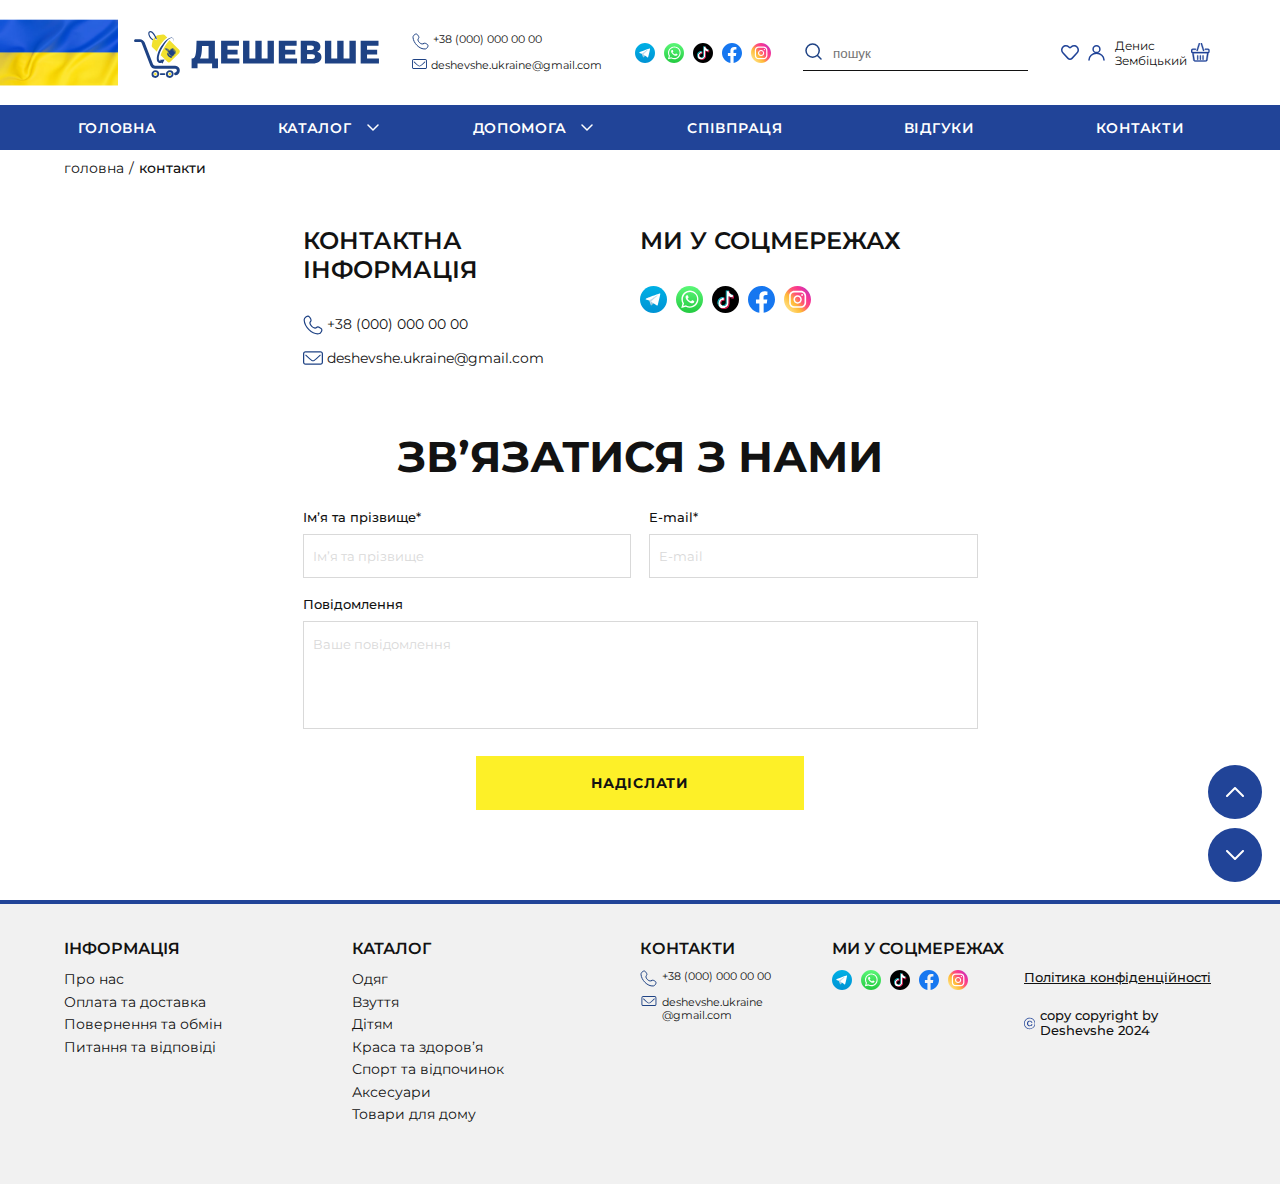
<file: docs/contact.html>
<!DOCTYPE html><html lang="uk"><head><meta charset="UTF-8"><meta name="viewport" content="width=device-width, initial-scale=1.0, user-scalable=yes, maximum-scale=2.0"><link rel="preconnect" href="https://fonts.googleapis.com">
<link rel="preconnect" href="https://fonts.gstatic.com" crossorigin>
<link href="https://fonts.googleapis.com/css2?family=Montserrat:wght@100..900&display=swap" rel="stylesheet"><link rel="stylesheet" href="css/style.css"><title>Дешевше - інтернет магазин необхідних товарів для всієї родини</title></head><body id="body"><header><div class="fixed-header"><div class="wrapper d-flex header item-center"><div class="flex-between burger-logo item-center"><div class="logo flag-img"><a href="index.html"><img src="img/logo.svg" alt="logo"></a></div></div><div class="icon-mobile flex-between item-center"><div class="search-mobile"> <a href="#"> <svg xmlns="http://www.w3.org/2000/svg" width="11" height="11" viewBox="0 0 11 11" fill="none">
<circle cx="4.5" cy="4.5" r="4" stroke="#214498"/>
<path d="M9.64645 10.3536C9.84171 10.5488 10.1583 10.5488 10.3536 10.3536C10.5488 10.1583 10.5488 9.84171 10.3536 9.64645L9.64645 10.3536ZM7.14645 7.85355L9.64645 10.3536L10.3536 9.64645L7.85355 7.14645L7.14645 7.85355Z" fill="#214498"/>
</svg></a></div><p class="like-cta"> <a href="like-product.html "> <svg xmlns="http://www.w3.org/2000/svg" width="18" height="18" viewBox="0 0 18 15" fill="none">
<path fill-rule="evenodd" clip-rule="evenodd" d="M9 3.56603C8.60077 3.56603 8.21802 3.40688 7.93648 3.12383L7.31995 2.50396C5.98855 1.16536 3.83329 1.16536 2.50189 2.50396C1.20207 3.81081 1.16178 5.92042 2.41159 7.27666L7.56529 12.8692C8.34036 13.7103 9.65962 13.7103 10.4347 12.8692L15.5884 7.27663C16.8382 5.9204 16.7979 3.81079 15.4981 2.50394C14.1667 1.16535 12.0115 1.16535 10.6801 2.50395L10.0635 3.12383C9.78198 3.40688 9.39923 3.56603 9 3.56603ZM9.79432 1.27598C9.73401 1.33093 9.67473 1.38765 9.61655 1.44615L9 2.06603L8.38346 1.44616C8.32528 1.38767 8.26601 1.33095 8.2057 1.27601C6.27808 -0.480262 3.29803 -0.423545 1.43838 1.44616C-0.42795 3.32258 -0.485295 6.34658 1.30854 8.29316L6.46223 13.8857C7.83138 15.3714 10.1686 15.3714 11.5377 13.8857L16.6915 8.29313C18.4853 6.34656 18.4279 3.32256 16.5616 1.44614C14.702 -0.423554 11.7219 -0.480273 9.79432 1.27598Z" fill="#1E4284"/>
</svg></a></p><p class="cabinet-cta"><a href="#"><svg xmlns="http://www.w3.org/2000/svg" width="11" height="10" viewBox="0 0 11 10" fill="none">
<circle cx="5.5" cy="2.5" r="2" stroke="#214498"/>
<path d="M10 9C10 6.79086 7.98528 5 5.5 5C3.01472 5 1 6.79086 1 9" stroke="#214498" stroke-linecap="round"/>
</svg></a></p><p class="cart-cta"> <a href="basket.html"><svg xmlns="http://www.w3.org/2000/svg" width="10" height="10" viewBox="0 0 10 10" fill="none">
<g clip-path="url(#clip0_474_28)">
<path fill-rule="evenodd" clip-rule="evenodd" d="M3.17996 4.28995C3.02996 4.21995 2.95996 4.00995 3.01996 3.82995L4.15996 0.229953C4.21996 0.0399531 4.38996 -0.0500469 4.52996 0.0299531C4.67996 0.0999531 4.74996 0.309953 4.68996 0.489953L3.54996 4.08995C3.50996 4.22995 3.39996 4.31995 3.28996 4.31995C3.25996 4.31995 3.22996 4.31995 3.19996 4.30995C3.19996 4.29995 3.18996 4.29995 3.17996 4.28995Z" fill="#1E4284" stroke="#1E4284" stroke-width="0.2"/>
<path fill-rule="evenodd" clip-rule="evenodd" d="M6.45 4.08992L5.31 0.489924C5.25 0.309924 5.32 0.0999238 5.47 0.0299239C5.61 -0.0500761 5.78 0.0299239 5.84 0.229924L6.98 3.82992C7.04 4.00992 6.97 4.21992 6.82 4.28992C6.79 4.30992 6.75 4.31992 6.71 4.31992C6.6 4.31992 6.49 4.22992 6.45 4.08992Z" fill="#1E4284" stroke="#1E4284" stroke-width="0.2"/>
<path fill-rule="evenodd" clip-rule="evenodd" d="M3.29004 8.63998V6.83998C3.29004 6.63998 3.41004 6.47998 3.57004 6.47998C3.73004 6.47998 3.86004 6.63998 3.86004 6.83998V8.63998C3.86004 8.83998 3.73004 8.99998 3.57004 8.99998C3.41004 8.99998 3.29004 8.83998 3.29004 8.63998Z" fill="#1E4284" stroke="#1E4284" stroke-width="0.2"/>
<path fill-rule="evenodd" clip-rule="evenodd" d="M4.70996 8.63998V6.83998C4.70996 6.63998 4.83996 6.47998 4.99996 6.47998C5.15996 6.47998 5.28996 6.63998 5.28996 6.83998V8.63998C5.28996 8.83998 5.15996 8.99998 4.99996 8.99998C4.83996 8.99998 4.70996 8.83998 4.70996 8.63998Z" fill="#1E4284" stroke="#1E4284" stroke-width="0.2"/>
<path fill-rule="evenodd" clip-rule="evenodd" d="M6.14001 8.63998V6.83998C6.14001 6.63998 6.27001 6.47998 6.43001 6.47998C6.59001 6.47998 6.71001 6.63998 6.71001 6.83998V8.63998C6.71001 8.83998 6.59001 8.99998 6.43001 8.99998C6.27001 8.99998 6.14001 8.83998 6.14001 8.63998Z" fill="#1E4284" stroke="#1E4284" stroke-width="0.2"/>
<path fill-rule="evenodd" clip-rule="evenodd" d="M9 3H7.67C7.48 3 7.33 3.14 7.33 3.3C7.33 3.47 7.48 3.61 7.67 3.61H9C9.18 3.61 9.33 3.75 9.33 3.91V4.52C9.33 4.69 9.18 4.83 9 4.83H1C0.82 4.83 0.67 4.69 0.67 4.52V3.91C0.67 3.75 0.82 3.61 1 3.61H2.33C2.52 3.61 2.67 3.47 2.67 3.3C2.67 3.14 2.52 3 2.33 3H1C0.45 3 0 3.41 0 3.91V4.52C0 4.93 0.3 5.27 0.7 5.39L1.25 9.13C1.32 9.62 1.8 10 2.33 10H7.67C8.2 10 8.68 9.62 8.75 9.13L9.3 5.39C9.7 5.27 10 4.93 10 4.52V3.91C10 3.41 9.55 3 9 3ZM8.09 9.05C8.06 9.23 7.87 9.39 7.67 9.39H2.33C2.13 9.39 1.94 9.23 1.91 9.05L1.38 5.43H8.62L8.09 9.05Z" fill="#1E4284" stroke="#1E4284" stroke-width="0.2"/>
</g>
<defs>
<clipPath id="clip0_474_28">
<rect width="10" height="10" fill="white"/>
</clipPath>
</defs>
</svg></a></p></div><div class="contact decstop-contact"><p class="d-flex"><svg xmlns="http://www.w3.org/2000/svg" width="17" height="17" viewBox="0 0 17 17" fill="none">
<path d="M11.5 10.6012C9.50415 12.7018 4.41318 7.65653 6.41662 5.54795C7.63985 4.26052 6.25803 2.78923 5.49317 1.70778C4.0577 -0.321854 0.906427 2.48034 1.00213 4.26287C1.30394 9.88404 7.38462 16.5455 13.2729 15.9645C15.115 15.7827 17.2315 12.456 15.1186 11.2402C14.0621 10.6322 12.6118 9.43099 11.5 10.6012Z" stroke="#1E4284" stroke-linecap="round" stroke-linejoin="round"/>
</svg><a href="tel:+380000000000">+38 (000) 000 00 00 </a></p><p class="d-flex"><svg xmlns="http://www.w3.org/2000/svg" width="15" height="10" viewBox="0 0 15 10" fill="none">
<path fill-rule="evenodd" clip-rule="evenodd" d="M1.875 0.9375H13.125C13.6428 0.9375 14.0625 1.35723 14.0625 1.875V8.125C14.0625 8.64277 13.6428 9.0625 13.125 9.0625H1.875C1.35723 9.0625 0.9375 8.64277 0.9375 8.125V1.875C0.9375 1.35723 1.35723 0.9375 1.875 0.9375ZM0 1.875C0 0.839466 0.839466 0 1.875 0H13.125C14.1605 0 15 0.839466 15 1.875V8.125C15 9.16053 14.1605 10 13.125 10H1.875C0.839466 10 0 9.16053 0 8.125V1.875ZM2.35405 2.60864C2.19114 2.45844 1.93354 2.46476 1.77868 2.62277C1.62382 2.78078 1.63034 3.03063 1.79324 3.18083L4.81459 5.96661C4.81997 5.97157 4.82548 5.97638 4.83113 5.98105L4.85188 5.99819C5.40924 6.45856 5.85647 6.82796 6.25018 7.07894C6.65807 7.33896 7.05015 7.5 7.5 7.5C7.94985 7.5 8.34193 7.33896 8.74982 7.07894C9.14353 6.82796 9.59076 6.45856 10.1481 5.99819L10.1481 5.99819L10.1689 5.98104C10.1745 5.97638 10.18 5.97157 10.1854 5.96661L13.2068 3.18083C13.3697 3.03063 13.3762 2.78078 13.2213 2.62277C13.0665 2.46476 12.8089 2.45844 12.646 2.60864L9.63268 5.38698C9.05424 5.86474 8.64749 6.19945 8.30277 6.41921C7.96565 6.63411 7.73022 6.71053 7.5 6.71053C7.26978 6.71053 7.03435 6.63411 6.69723 6.41921C6.35251 6.19945 5.94576 5.86474 5.36733 5.38698L2.35405 2.60864Z" fill="#1E4284"/>
</svg><a href="mailto:deshevshe.ukraine@gmail.com">deshevshe.ukraine@gmail.com</a></p></div><div class="social-header"><div class="d-flex social-icon"><p><a href="https://t.me/"> <svg xmlns="http://www.w3.org/2000/svg" width="20" height="20" viewBox="0 0 20 20" fill="none">
<g clip-path="url(#clip0_213_16744)">
<path d="M10 20C15.5228 20 20 15.5228 20 10C20 4.47715 15.5228 0 10 0C4.47715 0 0 4.47715 0 10C0 15.5228 4.47715 20 10 20Z" fill="url(#paint0_linear_213_16744)"/>
<path d="M6.7998 10.7L7.9998 14C7.9998 14 8.0998 14.3 8.2998 14.3C8.4998 14.3 10.7998 11.8 10.7998 11.8L13.3998 6.7L6.7998 9.9V10.7Z" fill="#C1DAEA"/>
<path d="M8.29966 11.6L8.09966 14C8.09966 14 7.99966 14.7 8.69966 14C9.39966 13.3 10.1997 12.7 10.1997 12.7L8.29966 11.6Z" fill="#9CC6D9"/>
<path d="M6.8001 10.8L4.4001 10C4.4001 10 4.1001 9.9 4.2001 9.6C4.2001 9.5 4.3001 9.5 4.4001 9.4C4.9001 9 14.4001 5.6 14.4001 5.6C14.4001 5.6 14.7001 5.5 14.8001 5.6C14.9001 5.6 14.9001 5.7 15.0001 5.8C15.0001 5.8 15.0001 5.9 15.0001 6C15.0001 6.1 15.0001 6.1 15.0001 6.2C14.9001 7.1 13.2001 14.1 13.2001 14.1C13.2001 14.1 13.1001 14.5 12.7001 14.5C12.6001 14.5 12.4001 14.5 12.2001 14.3C11.5001 13.7 9.0001 12 8.4001 11.6C8.4001 11.6 8.4001 11.6 8.4001 11.5V11.4C8.4001 11.4 12.8001 7.5 12.9001 7.1C12.9001 7.1 12.9001 7.1 12.8001 7.1C12.5001 7.2 7.5001 10.4 6.9001 10.7C6.9001 10.9 6.8001 10.8 6.8001 10.8Z" fill="white"/>
</g>
<defs>
<linearGradient id="paint0_linear_213_16744" x1="10" y1="20" x2="10" y2="0" gradientUnits="userSpaceOnUse">
<stop stop-color="#0093D4"/>
<stop offset="1" stop-color="#00B0E5"/>
</linearGradient>
<clipPath id="clip0_213_16744">
<rect width="20" height="20" fill="white"/>
</clipPath>
</defs>
</svg></a></p><p><a href="whatsapp://send?phone=+12345678910"> <svg xmlns="http://www.w3.org/2000/svg" width="20" height="20" viewBox="0 0 20 20" fill="none">
<g clip-path="url(#clip0_213_16752)">
<path d="M10 20C15.5228 20 20 15.5228 20 10C20 4.47715 15.5228 0 10 0C4.47715 0 0 4.47715 0 10C0 15.5228 4.47715 20 10 20Z" fill="url(#paint0_linear_213_16752)"/>
<path fill-rule="evenodd" clip-rule="evenodd" d="M14.8004 5.3C13.6004 4.1 12.0004 3.4 10.3004 3.4C6.80039 3.5 4.00039 6.3 4.00039 9.8C4.00039 10.9 4.30039 12 4.80039 13L3.90039 16.3L7.30039 15.4C8.20039 15.9 9.30039 16.2 10.3004 16.2C13.8004 16.2 16.6004 13.4 16.6004 9.9C16.7004 8.1 16.0004 6.5 14.8004 5.3ZM10.3004 15.1C9.40039 15.1 8.40039 14.8 7.60039 14.4L7.40039 14.3L5.40039 14.8L6.00039 12.8L5.90039 12.6C5.30039 11.8 5.00039 10.8 5.10039 9.8C5.10039 6.9 7.50039 4.5 10.4004 4.5C11.8004 4.5 13.1004 5 14.1004 6C15.1004 7 15.6004 8.3 15.6004 9.7C15.6004 12.7 13.2004 15.1 10.3004 15.1ZM13.2004 11.1C13.0004 11 12.3004 10.6 12.1004 10.6C12.0004 10.5 11.8004 10.5 11.7004 10.7C11.6004 10.9 11.3004 11.2 11.2004 11.3C11.1004 11.4 11.0004 11.4 10.9004 11.3C10.7004 11.2 10.2004 11.1 9.60039 10.5C9.10039 10.1 8.80039 9.6 8.70039 9.4C8.60039 9.2 8.70039 9.2 8.80039 9.1C8.90039 9.1 9.00039 9 9.10039 8.9C9.20039 8.8 9.20039 8.7 9.30039 8.6C9.40039 8.5 9.30039 8.4 9.30039 8.3C9.30039 8.2 8.90039 7.4 8.80039 7.1C8.60039 6.8 8.50039 6.9 8.40039 6.9C8.30039 6.9 8.20039 6.9 8.10039 6.9C8.00039 6.9 7.80039 6.9 7.70039 7.1C7.50039 7.2 7.10039 7.6 7.10039 8.4C7.10039 9.2 7.70039 9.9 7.70039 10C7.80039 10.1 8.80039 11.7 10.4004 12.4C10.8004 12.6 11.1004 12.7 11.3004 12.7C11.7004 12.8 12.0004 12.8 12.3004 12.8C12.6004 12.8 13.2004 12.4 13.4004 12C13.5004 11.6 13.5004 11.3 13.5004 11.2C13.5004 11.2 13.4004 11.2 13.2004 11.1Z" fill="white"/>
</g>
<defs>
<linearGradient id="paint0_linear_213_16752" x1="10" y1="18.547" x2="10" y2="-1.453" gradientUnits="userSpaceOnUse">
<stop stop-color="#27CD44"/>
<stop offset="1" stop-color="#5FFB7C"/>
</linearGradient>
<clipPath id="clip0_213_16752">
<rect width="20" height="20" fill="white"/>
</clipPath>
</defs>
</svg></a></p><p><a href=""> <svg xmlns="http://www.w3.org/2000/svg" width="20" height="20" viewBox="0 0 20 20" fill="none">
<g clip-path="url(#clip0_213_16759)">
<path d="M10 20C15.5228 20 20 15.5228 20 10C20 4.47715 15.5228 0 10 0C4.47715 0 0 4.47715 0 10C0 15.5228 4.47715 20 10 20Z" fill="black"/>
<path d="M7.29961 14C7.39961 14.1 7.49961 14.2 7.59961 14.3C7.89961 14.6 8.29961 14.7 8.69961 14.7C9.69961 14.8 10.5996 14 10.6996 13V12.9C10.6996 9.9 10.6996 6.9 10.6996 3.9C10.6996 3.7 10.6996 3.7 10.8996 3.7C11.3996 3.7 11.7996 3.7 12.2996 3.7H12.3996V3.8C12.5996 4.6 12.9996 5.2 13.6996 5.7L13.7996 5.8C13.7996 5.8 13.8996 5.8 13.8996 5.9C13.9996 6 14.0996 6.1 14.1996 6.1C14.5996 6.4 14.9996 6.6 15.3996 6.7H15.4996V6.8C15.4996 7.3 15.4996 7.9 15.4996 8.4C15.4996 8.5 15.4996 8.5 15.3996 8.5C14.9996 8.5 14.5996 8.4 14.2996 8.4C13.6996 8.3 13.0996 8 12.4996 7.6C12.4996 7.6 12.3996 7.5 12.3996 7.6V7.7C12.3996 9.2 12.3996 10.7 12.3996 12.2C12.3996 13.2 12.0996 14.2 11.3996 15C10.6996 15.8 9.79961 16.3 8.69961 16.5C7.89961 16.6 6.99961 16.5 6.29961 16.1C6.19961 16 6.09961 16 5.89961 15.9L5.79961 15.8C5.49961 15.6 5.39961 15.3 5.19961 15C4.89961 14.6 4.79961 14.1 4.69961 13.6C4.69961 13.3 4.59961 13 4.59961 12.7C4.69961 11.7 4.99961 10.9 5.59961 10.2C6.09961 9.6 6.79961 9.2 7.49961 8.9C7.79961 8.8 8.09961 8.7 8.49961 8.7C8.59961 8.7 8.59961 8.7 8.69961 8.7H8.79961V8.8C8.79961 9.3 8.79961 9.9 8.79961 10.4C8.79961 10.4 8.79961 10.4 8.79961 10.5C8.79961 10.6 8.79961 10.6 8.69961 10.6C8.59961 10.6 8.39961 10.5 8.29961 10.5C8.09961 10.5 7.79961 10.5 7.59961 10.6C6.89961 10.9 6.39961 11.4 6.29961 12.2C6.19961 13 6.49961 13.6 7.09961 14C7.19961 13.9 7.29961 14 7.29961 14Z" fill="white"/>
<path d="M5.90039 15.9C6.40039 16.2 7.00039 16.4 7.50039 16.5C7.80039 16.5 8.10039 16.6 8.30039 16.5C9.20039 16.5 10.1004 16.1 10.8004 15.5C11.5004 14.9 12.0004 14.2 12.2004 13.3C12.3004 13 12.3004 12.7 12.3004 12.5C12.3004 12.3 12.3004 12.2 12.3004 12C12.3004 10.6 12.3004 9.2 12.3004 7.8V7.7H12.4004C12.9004 8 13.4004 8.3 14.0004 8.5C14.3004 8.6 14.7004 8.6 15.0004 8.7C15.1004 8.7 15.3004 8.7 15.4004 8.7C15.5004 8.7 15.5004 8.7 15.5004 8.6C15.5004 8.5 15.5004 8.5 15.5004 8.4C15.5004 7.9 15.5004 7.4 15.5004 7V6.9C15.6004 6.9 15.8004 6.9 15.9004 7C16.0004 7 16.1004 7 16.1004 7C16.1004 7 16.2004 7 16.2004 7.1C16.2004 7.8 16.2004 8.5 16.2004 9.2C16.2004 9.3 16.2004 9.3 16.1004 9.3C15.9004 9.3 15.7004 9.3 15.5004 9.3C15.1004 9.2 14.6004 9.1 14.2004 9C13.8004 8.8 13.4004 8.6 13.1004 8.4C13.1004 8.4 13.1004 8.4 13.0004 8.3V8.4C13.0004 9.9 13.0004 11.4 13.0004 12.9C13.0004 13.7 12.8004 14.5 12.4004 15.1C11.9004 15.9 11.2004 16.5 10.2004 16.8C9.60039 17 9.10039 17.1 8.50039 17C7.60039 17 6.70039 16.6 5.90039 15.9Z" fill="#EC1655"/>
<path d="M12.5004 3.8C12.4004 3.8 12.4004 3.8 12.5004 3.8C11.9004 3.8 11.4004 3.8 10.9004 3.8C10.8004 3.8 10.8004 3.8 10.8004 3.9C10.8004 6.9 10.8004 9.9 10.8004 12.8C10.8004 13 10.8004 13.2 10.7004 13.4C10.5004 14.1 10.0004 14.6 9.30039 14.7C8.50039 14.9 7.90039 14.6 7.40039 14C7.50039 14.1 7.70039 14.1 7.90039 14.1C8.40039 14.2 8.90039 14.1 9.30039 13.9C9.80039 13.6 10.1004 13.1 10.2004 12.6C10.2004 12.5 10.2004 12.4 10.2004 12.3C10.2004 9.3 10.2004 6.3 10.2004 3.4C10.2004 3.3 10.2004 3.3 10.3004 3.3C11.0004 3.3 11.7004 3.3 12.4004 3.3C12.5004 3.3 12.5004 3.3 12.5004 3.4C12.4004 3.4 12.4004 3.6 12.5004 3.8Z" fill="#0CBAC6"/>
<path d="M8.8 8.70001C8.4 8.70001 8 8.70001 7.6 8.90001C7 9.10001 6.5 9.40001 6 9.80001C5.4 10.3 5 11 4.8 11.8C4.7 12.1 4.7 12.4 4.7 12.6C4.7 12.8 4.7 12.9 4.7 13.1C4.7 13.6 4.8 14 5 14.5C5.2 15 5.5 15.4 5.8 15.8C5.7 15.8 5.7 15.7 5.6 15.6C4.9 15.1 4.4 14.4 4.2 13.5C4.1 13.3 4 13 4 12.7C4 12.5 4 12.3 4 12C4 11.5 4.2 11 4.4 10.6C4.6 10.1 4.9 9.70001 5.3 9.30001C5.7 8.90001 6.2 8.50001 6.8 8.30001C7.2 8.20001 7.5 8.10001 7.9 8.10001C8.2 8.10001 8.5 8.10001 8.7 8.10001C8.7 8.10001 8.8 8.10001 8.8 8.20001C8.8 8.30001 8.8 8.50001 8.8 8.70001Z" fill="#0CBAC6"/>
<path d="M7.29997 14C7.09997 13.9 6.99997 13.8 6.89997 13.7C6.59997 13.4 6.39997 13 6.29997 12.5C6.19997 11.5 6.79997 10.7 7.59997 10.4C7.99997 10.3 8.29997 10.3 8.69997 10.4C8.69997 10.4 8.69997 10.4 8.79997 10.4V10.3C8.79997 9.80001 8.79997 9.20001 8.79997 8.70001V8.60001C8.99997 8.60001 9.19997 8.60001 9.39997 8.60001C9.39997 9.30001 9.39997 10 9.39997 10.8V10.9C9.29997 10.9 9.19997 10.9 9.09997 10.8C8.49997 10.7 7.99997 10.9 7.59997 11.2C7.19997 11.5 6.99997 11.9 6.89997 12.4C6.89997 13.1 6.99997 13.5 7.29997 14Z" fill="#EC1655"/>
<path d="M13.9004 5.9C13.7004 5.8 13.5004 5.6 13.3004 5.4C12.8004 4.9 12.6004 4.4 12.4004 3.8C12.6004 3.8 12.8004 3.8 13.0004 3.8C13.0004 4.3 13.2004 4.8 13.4004 5.3C13.6004 5.5 13.7004 5.7 13.9004 5.9Z" fill="#EC1655"/>
<path d="M15.6 6.9C15 6.8 14.6 6.5 14.1 6.2C14.1 6.1 14 6 14 6C14 6 14 6 14.1 6C14.4 6.2 14.8 6.3 15.2 6.4C15.3 6.4 15.5 6.4 15.7 6.4C15.8 6.4 15.8 6.4 15.8 6.5C15.6 6.6 15.6 6.7 15.6 6.9Z" fill="#0CBAC6"/>
</g>
<defs>
<clipPath id="clip0_213_16759">
<rect width="20" height="20" fill="white"/>
</clipPath>
</defs>
</svg></a></p><p><a href=""> <svg xmlns="http://www.w3.org/2000/svg" width="20" height="20" viewBox="0 0 20 20" fill="none">
<g clip-path="url(#clip0_213_16771)">
<path d="M10 0C4.5 0 0 4.5 0 10C0 15 3.7 19.1 8.4 19.9V12.9H5.9V10H8.4V7.8C8.4 5.3 9.9 3.9 12.2 3.9C13.3 3.9 14.4 4.1 14.4 4.1V6.6H13.1C11.9 6.6 11.5 7.4 11.5 8.2V10H14.3L13.9 12.9H11.6V19.9C16.3 19.1 20 15 20 10C20 4.5 15.5 0 10 0Z" fill="#1677F0"/>
</g>
<defs>
<clipPath id="clip0_213_16771">
<rect width="20" height="20" fill="white"/>
</clipPath>
</defs>
</svg></a></p><p><a href=""> <svg xmlns="http://www.w3.org/2000/svg" width="20" height="20" viewBox="0 0 20 20" fill="none">
<g clip-path="url(#clip0_213_16773)">
<path d="M10.0002 18.7C14.8603 18.7 18.8002 14.7601 18.8002 9.9C18.8002 5.03989 14.8603 1.1 10.0002 1.1C5.14009 1.1 1.2002 5.03989 1.2002 9.9C1.2002 14.7601 5.14009 18.7 10.0002 18.7Z" fill="white"/>
<path d="M10 20C4.5 20 0 15.5 0 10C0 4.5 4.5 0 10 0C15.5 0 20 4.5 20 10C20 15.5 15.5 20 10 20ZM13.4 5.9C13 5.9 12.7 6.2 12.7 6.6C12.7 7 13 7.3 13.4 7.3C13.8 7.3 14.1 7 14.1 6.6C14.1 6.2 13.8 5.9 13.4 5.9ZM10.1 6.9C8.4 6.9 7 8.3 7 10C7 11.7 8.4 13.1 10.1 13.1C11.8 13.1 13.2 11.7 13.2 10C13.2 8.3 11.8 6.9 10.1 6.9ZM10.1 12C9 12 8.1 11.1 8.1 10C8.1 8.9 9 8 10.1 8C11.2 8 12.1 8.9 12.1 10C12.1 11.1 11.2 12 10.1 12ZM16.4 7.4C16.4 5.3 14.7 3.6 12.6 3.6H7.6C5.5 3.6 3.8 5.3 3.8 7.4V12.4C3.8 14.5 5.5 16.2 7.6 16.2H12.6C14.7 16.2 16.4 14.5 16.4 12.4V7.4ZM15.2 12.4C15.2 13.8 14 15 12.6 15H7.6C6.1 15 5 13.9 5 12.4V7.4C5 6 6.1 4.8 7.6 4.8H12.6C14 4.8 15.2 6 15.2 7.4V12.4Z" fill="url(#paint0_linear_213_16773)"/>
</g>
<defs>
<linearGradient id="paint0_linear_213_16773" x1="1.92" y1="16.88" x2="26.7298" y2="-4.2452" gradientUnits="userSpaceOnUse">
<stop offset="0.0011048" stop-color="#FFE185"/>
<stop offset="0.2094" stop-color="#FFBB36"/>
<stop offset="0.3765" stop-color="#FF5176"/>
<stop offset="0.5238" stop-color="#F63395"/>
<stop offset="0.7394" stop-color="#A436D2"/>
<stop offset="1" stop-color="#5F4EED"/>
</linearGradient>
<clipPath id="clip0_213_16773">
<rect width="20" height="20" fill="white"/>
</clipPath>
</defs>
</svg></a></p></div></div><div class="search-block"><form action="#" method="post"><label for="search"><input type="text" id="search" name="search" placeholder="пошук"></label><button class="serch" type="submit"><svg xmlns="http://www.w3.org/2000/svg" width="17" height="17" viewBox="0 0 17 17" fill="none">
<path d="M16 16L12.4706 12.4706M14.2353 7.61765C14.2353 11.2725 11.2725 14.2353 7.61765 14.2353C3.96282 14.2353 1 11.2725 1 7.61765C1 3.96282 3.96282 1 7.61765 1C11.2725 1 14.2353 3.96282 14.2353 7.61765Z" stroke="#1E4284" stroke-width="1.5" stroke-linecap="round" stroke-linejoin="round"/>
</svg></button></form></div><div class="header-btn flex-between decstop-cart item-center"><p class="like-cta"> <a href="like-product.html "> <svg xmlns="http://www.w3.org/2000/svg" width="18" height="18" viewBox="0 0 18 15" fill="none">
<path fill-rule="evenodd" clip-rule="evenodd" d="M9 3.56603C8.60077 3.56603 8.21802 3.40688 7.93648 3.12383L7.31995 2.50396C5.98855 1.16536 3.83329 1.16536 2.50189 2.50396C1.20207 3.81081 1.16178 5.92042 2.41159 7.27666L7.56529 12.8692C8.34036 13.7103 9.65962 13.7103 10.4347 12.8692L15.5884 7.27663C16.8382 5.9204 16.7979 3.81079 15.4981 2.50394C14.1667 1.16535 12.0115 1.16535 10.6801 2.50395L10.0635 3.12383C9.78198 3.40688 9.39923 3.56603 9 3.56603ZM9.79432 1.27598C9.73401 1.33093 9.67473 1.38765 9.61655 1.44615L9 2.06603L8.38346 1.44616C8.32528 1.38767 8.26601 1.33095 8.2057 1.27601C6.27808 -0.480262 3.29803 -0.423545 1.43838 1.44616C-0.42795 3.32258 -0.485295 6.34658 1.30854 8.29316L6.46223 13.8857C7.83138 15.3714 10.1686 15.3714 11.5377 13.8857L16.6915 8.29313C18.4853 6.34656 18.4279 3.32256 16.5616 1.44614C14.702 -0.423554 11.7219 -0.480273 9.79432 1.27598Z" fill="#1E4284"/>
</svg></a></p><p class="cabinet-cta"> <a class="d-flex item-center" href="#"><svg xmlns="http://www.w3.org/2000/svg" width="17" height="16" viewBox="0 0 17 16" fill="none">
<circle cx="8.50016" cy="4.16667" r="3.41667" stroke="none" stroke-width="1.5"/>
<path d="M16 14.9999C16 11.318 12.6421 8.33325 8.5 8.33325C4.35786 8.33325 1 11.318 1 14.9999" stroke="#1E4284" stroke-width="1.5" stroke-linecap="round"/>
</svg><span class="name-autorization">Денис Зембіцький</span></a></p><p class="cart-cta"> <a href="basket.html"><svg xmlns="http://www.w3.org/2000/svg" viewBox="0 0 20 15" fill="none">
<g clip-path="url(#clip0_2001_1242)">
<path fill-rule="evenodd" clip-rule="evenodd" d="M4.77019 6.43505C4.54519 6.33005 4.44019 6.01505 4.53019 5.74505L6.24019 0.345052C6.33019 0.0600517 6.58519 -0.0749483 6.79519 0.0450517C7.02019 0.150052 7.12519 0.465052 7.03519 0.735052L5.32519 6.13505C5.26519 6.34505 5.10019 6.48005 4.93519 6.48005C4.89019 6.48005 4.84519 6.48005 4.80019 6.46505C4.80019 6.45005 4.78519 6.45005 4.77019 6.43505Z" fill="#none" stroke="#none" stroke-width="0.3"/>
<path fill-rule="evenodd" clip-rule="evenodd" d="M9.67476 6.13501L7.96476 0.735008C7.87476 0.465008 7.97976 0.150008 8.20476 0.0450078C8.41476 -0.0749922 8.66976 0.0450079 8.75976 0.345008L10.4698 5.74501C10.5598 6.01501 10.4548 6.33001 10.2298 6.43501C10.1848 6.46501 10.1248 6.48001 10.0648 6.48001C9.89976 6.48001 9.73476 6.34501 9.67476 6.13501Z" fill="#none" stroke="#none" stroke-width="0.3"/>
<path fill-rule="evenodd" clip-rule="evenodd" d="M4.93506 12.96V10.26C4.93506 9.95997 5.11506 9.71997 5.35506 9.71997C5.59506 9.71997 5.79006 9.95997 5.79006 10.26V12.96C5.79006 13.26 5.59506 13.5 5.35506 13.5C5.11506 13.5 4.93506 13.26 4.93506 12.96Z" fill="#none" stroke="#none" stroke-width="0.2"/>
<path fill-rule="evenodd" clip-rule="evenodd" d="M7.06494 12.96V10.26C7.06494 9.95997 7.25994 9.71997 7.49994 9.71997C7.73994 9.71997 7.93494 9.95997 7.93494 10.26V12.96C7.93494 13.26 7.73994 13.5 7.49994 13.5C7.25994 13.5 7.06494 13.26 7.06494 12.96Z" fill="#none" stroke="#none" stroke-width="0.2"/>
<path fill-rule="evenodd" clip-rule="evenodd" d="M9.20996 12.96V10.26C9.20996 9.95997 9.40496 9.71997 9.64496 9.71997C9.88496 9.71997 10.065 9.95997 10.065 10.26V12.96C10.065 13.26 9.88496 13.5 9.64496 13.5C9.40496 13.5 9.20996 13.26 9.20996 12.96Z" fill="#none" stroke="#none" stroke-width="0.2"/>
<path fill-rule="evenodd" clip-rule="evenodd" d="M13.5 4.5H11.505C11.22 4.5 10.995 4.71 10.995 4.95C10.995 5.205 11.22 5.415 11.505 5.415H13.5C13.77 5.415 13.995 5.625 13.995 5.865V6.78C13.995 7.035 13.77 7.245 13.5 7.245H1.5C1.23 7.245 1.005 7.035 1.005 6.78V5.865C1.005 5.625 1.23 5.415 1.5 5.415H3.495C3.78 5.415 4.005 5.205 4.005 4.95C4.005 4.71 3.78 4.5 3.495 4.5H1.5C0.675 4.5 0 5.115 0 5.865V6.78C0 7.395 0.45 7.905 1.05 8.085L1.875 13.695C1.98 14.43 2.7 15 3.495 15H11.505C12.3 15 13.02 14.43 13.125 13.695L13.95 8.085C14.55 7.905 15 7.395 15 6.78V5.865C15 5.115 14.325 4.5 13.5 4.5ZM12.135 13.575C12.09 13.845 11.805 14.085 11.505 14.085H3.495C3.195 14.085 2.91 13.845 2.865 13.575L2.07 8.145H12.93L12.135 13.575Z" fill="#none" stroke="#none" stroke-width="0.3"/>
</g>
<defs>
<clipPath id="clip0_2001_1242">
<rect width="15" height="15" fill="white"/>
</clipPath>
</defs>
</svg></a></p></div><div class="burger burger-fix" id="burger"><span class="bord"></span></div><div class="black-fon-popup black-fon-reg"></div><div class="popup-cabinet"><div class="registration"><a class="cancel-popup-cabinet" href="#"> <svg xmlns="http://www.w3.org/2000/svg" width="22" height="22" viewBox="0 0 22 22" fill="none">
<path d="M20.9999 1.00008L1 21M0.999915 1L20.9998 20.9999" stroke="#D9D9D9" stroke-width="2" stroke-linecap="round" stroke-linejoin="round"/>
</svg></a><h2>особистий кабінет</h2><div class="d-flex item-center cta-reg"><a class="entry active-link" href="#">вхід</a><a class="registration" href="#">Реєстрація</a></div><hr class="reg-hr"><div class="entry-form active-form"><form action="#"><p> <label for="emailEntry">E-mail</label><input type="email" name="emailEntry" id="emailEntry" placeholder="Ваш e-mail" required autocomplete="username"></p><p> <label for="passwordEntry">Пароль</label><input class="password" type="password" id="passwordEntry" name="passwordEntry" placeholder="Ваш пароль" required autocomplete="current-password" minlength="6" maxlength="25"><a class="eye closeEye" href="#" data-target="passwordEntry"><svg class="openEye" xmlns="http://www.w3.org/2000/svg" width="17" height="12" viewBox="0 0 17 12" fill="none">
<path d="M1.39258 7.004C1.19843 6.7376 1.10136 6.6044 1.03454 6.3467C0.988487 6.16909 0.988487 5.83091 1.03454 5.6533C1.10136 5.3956 1.19843 5.2624 1.39258 4.996C2.45644 3.5362 4.78758 1 8.14286 1C11.4981 1 13.8293 3.5362 14.8931 4.996C15.0873 5.2624 15.1844 5.3956 15.2512 5.6533C15.2972 5.83091 15.2972 6.16909 15.2512 6.3467C15.1844 6.6044 15.0873 6.7376 14.8931 7.004C13.8293 8.4638 11.4981 11 8.14286 11C4.78758 11 2.45644 8.4638 1.39258 7.004Z" stroke="#D9D9D9" stroke-width="1.5" stroke-linecap="round" stroke-linejoin="round"/>
<path d="M8.14244 7.42857C8.93142 7.42857 9.57101 6.78898 9.57101 6C9.57101 5.21102 8.93142 4.57143 8.14244 4.57143C7.35346 4.57143 6.71387 5.21102 6.71387 6C6.71387 6.78898 7.35346 7.42857 8.14244 7.42857Z" stroke="#D9D9D9" stroke-width="1.5" stroke-linecap="round" stroke-linejoin="round"/>
</svg></a></p><a href="#">Забули пароль?</a><button class="yellow-cta btn-card contact-cta" type="submit">увійти </button></form></div><div class="registration-form"> <form action="#"> <p> <label for="nameReg">Імʼя та прізвище</label><input type="text" name="nameReg" placeholder="Ваше імʼя та прізвище" required maxlength="50"></p><p> <label for="emailReg">E-mail</label><input type="email" name="emailReg" placeholder="Ваш e-mail" required autocomplete="username" maxlength="50"></p><p> <label for="passwordReg">Пароль<span>(Пароль повинен бути не менше 6 символів)</span></label><input class="password" type="password" id="passwordReg" name="passwordReg" placeholder="Ваш пароль" required autocomplete="new-password" minlength="6" maxlength="25"><a class="eye closeEye" href="#" data-target="passwordReg"><svg class="openEye" xmlns="http://www.w3.org/2000/svg" width="17" height="12" viewBox="0 0 17 12" fill="none">
<path d="M1.39258 7.004C1.19843 6.7376 1.10136 6.6044 1.03454 6.3467C0.988487 6.16909 0.988487 5.83091 1.03454 5.6533C1.10136 5.3956 1.19843 5.2624 1.39258 4.996C2.45644 3.5362 4.78758 1 8.14286 1C11.4981 1 13.8293 3.5362 14.8931 4.996C15.0873 5.2624 15.1844 5.3956 15.2512 5.6533C15.2972 5.83091 15.2972 6.16909 15.2512 6.3467C15.1844 6.6044 15.0873 6.7376 14.8931 7.004C13.8293 8.4638 11.4981 11 8.14286 11C4.78758 11 2.45644 8.4638 1.39258 7.004Z" stroke="#D9D9D9" stroke-width="1.5" stroke-linecap="round" stroke-linejoin="round"/>
<path d="M8.14244 7.42857C8.93142 7.42857 9.57101 6.78898 9.57101 6C9.57101 5.21102 8.93142 4.57143 8.14244 4.57143C7.35346 4.57143 6.71387 5.21102 6.71387 6C6.71387 6.78898 7.35346 7.42857 8.14244 7.42857Z" stroke="#D9D9D9" stroke-width="1.5" stroke-linecap="round" stroke-linejoin="round"/>
</svg></a></p><p> <label for="passwordReg2">Повторіть пароль</label><input class="password" type="password" id="passwordReg2" name="passwordReg2" placeholder="Ваш пароль" required autocomplete="new-password" minlength="6" maxlength="25"><a class="eye closeEye" href="#" data-target="passwordReg2"><svg class="openEye" xmlns="http://www.w3.org/2000/svg" width="17" height="12" viewBox="0 0 17 12" fill="none">
<path d="M1.39258 7.004C1.19843 6.7376 1.10136 6.6044 1.03454 6.3467C0.988487 6.16909 0.988487 5.83091 1.03454 5.6533C1.10136 5.3956 1.19843 5.2624 1.39258 4.996C2.45644 3.5362 4.78758 1 8.14286 1C11.4981 1 13.8293 3.5362 14.8931 4.996C15.0873 5.2624 15.1844 5.3956 15.2512 5.6533C15.2972 5.83091 15.2972 6.16909 15.2512 6.3467C15.1844 6.6044 15.0873 6.7376 14.8931 7.004C13.8293 8.4638 11.4981 11 8.14286 11C4.78758 11 2.45644 8.4638 1.39258 7.004Z" stroke="#D9D9D9" stroke-width="1.5" stroke-linecap="round" stroke-linejoin="round"/>
<path d="M8.14244 7.42857C8.93142 7.42857 9.57101 6.78898 9.57101 6C9.57101 5.21102 8.93142 4.57143 8.14244 4.57143C7.35346 4.57143 6.71387 5.21102 6.71387 6C6.71387 6.78898 7.35346 7.42857 8.14244 7.42857Z" stroke="#D9D9D9" stroke-width="1.5" stroke-linecap="round" stroke-linejoin="round"/>
</svg></a></p><button class="yellow-cta btn-card contact-cta" type="submit">зареєструватися </button></form></div></div></div></div><div class="black-fon"></div><div class="header-navigation"> <nav class="wrapper"><ul class="navigation-menu-catalog"><li class="mobile-head-menu"> <span>меню</span><span class="cancel-menu"><svg width="15.026367" height="15.036133" viewBox="0 0 15.0264 15.0361" fill="#fff" xmlns="http://www.w3.org/2000/svg" xmlns:xlink="http://www.w3.org/1999/xlink"><path id="видалити" d="M0.424805 0.29834C0.819336 -0.0993652 1.43848 -0.0993652 1.83301 0.29834L7.51367 6.03198L13.1943 0.29834C13.5879 -0.0993652 14.208 -0.0993652 14.6016 0.29834C14.9961 0.696289 14.9961 1.32129 14.6016 1.71924L8.9209 7.45288L14.7314 13.3171C15.125 13.7148 15.125 14.3401 14.7314 14.7378C14.3369 15.1355 13.7178 15.1355 13.3232 14.7378L7.51367 8.87354L1.70312 14.7378C1.30957 15.1355 0.689453 15.1355 0.295898 14.7378C-0.0986328 14.3401 -0.0986328 13.7148 0.295898 13.3171L6.10547 7.45288L0.424805 1.71924C0.03125 1.32129 0.03125 0.696289 0.424805 0.29834Z" clip-rule="evenodd" fill-opacity="1.000000" fill-rule="evenodd"></path></svg></span></li><li><a class="d-block" href="index.html">головна</a></li><li><a class="down-menu" href="javascript:void(0)">каталог<svg class="position-center" xmlns="http://www.w3.org/2000/svg" width="12" height="8" viewBox="0 0 12 8" fill="none">
<path d="M1 1L6 6L11 1" stroke-width="1.5" stroke-linecap="round"/>
</svg></a><div class="sub-menu-main mobile-menu"><ul class="sub-menu"><li class="default-item d-flex item-center"><a class="d-flex item-center" href="catalog.html"><svg xmlns="http://www.w3.org/2000/svg" width="15" height="15" viewBox="0 0 15 15" >
<path d="M14.85 4.87495C14.775 4.79995 13.425 3.07495 12.45 2.09995C11.4 1.04995 10.125 1.12495 9.3 1.12495H9.075C8.775 1.12495 8.55 1.34995 8.55 1.64995C8.55 2.09995 8.025 2.39995 7.425 2.39995C6.825 2.39995 6.3 2.02495 6.3 1.64995C6.3 1.34995 6.075 1.12495 5.775 1.12495H5.55C4.8 1.12495 3.45 1.04995 2.4 2.09995C1.5 3.07495 0.15 4.87495 0.15 4.87495C0 5.02495 0 5.17495 0 5.32495C0 5.47495 0.15 5.62495 0.225 5.69995L3.225 7.64995V13.2C3.225 13.575 3.525 13.95 3.975 13.95H11.1C11.475 13.95 11.85 13.65 11.85 13.2V7.64995L14.85 5.69995C14.85 5.62495 15 5.47495 15 5.32495C15 5.17495 15 5.02495 14.85 4.87495ZM10.725 5.24995V12.825H4.275V5.24995H3.225V6.29995L1.35 5.09995C1.8 4.49995 2.625 3.52495 3.3 2.84995C3.9 2.24995 4.8 2.17495 5.4 2.17495C5.7 2.99995 6.525 3.52495 7.5 3.52495C8.475 3.52495 9.3 2.99995 9.6 2.17495C10.275 2.17495 11.1 2.24995 11.7 2.84995C12.3 3.52495 13.2 4.49995 13.65 5.09995L11.775 6.29995V5.24995H10.725Z"/>
</svg><span>одяг</span></a><div class="default-menu second-subMenu"><div><p class="head-subMenu">Жінкам</p><ul><li><a href="#">Сукні</a></li><li><a href="#">Футболки</a></li><li><a href="#">Блузи</a></li><li><a href="#">Сорочки</a></li><li><a href="#">Топи</a></li><li><a href="#">Джинси</a></li><li><a href="#">Спідниці</a></li><li><a href="#">Шорти</a></li><li><a href="#">Костюми</a></li><li><a href="#">Верхній одяг</a></li><li><a href="#">Жилети</a></li><li><a href="#">Спортивний одяг</a></li><li><a href="#">Худі</a></li><li><a href="#">Лонгсліви</a></li></ul></div><div><p class="head-subMenu">Чоловікам</p><ul><li><a href="#">Футболки</a></li><li><a href="#">Сорочки</a></li><li><a href="#">Джинси</a></li><li><a href="#">Шорти</a></li><li><a href="#">Костюми</a></li><li><a href="#">Верхній одяг</a></li><li><a href="#">Жилети</a></li><li><a href="#">Спортивний одяг</a></li><li><a href="#">Худі</a></li><li><a href="#">Лонгсліви</a></li></ul></div><div><p class="head-subMenu">Дівчатам</p><ul><li><a href="#">Сукні</a></li><li><a href="#">Футболки</a></li><li><a href="#">Блузи</a></li><li><a href="#">Сорочки</a></li><li><a href="#">Топи</a></li><li><a href="#">Джинси</a></li><li><a href="#">Спідниці</a></li><li><a href="#">Шорти</a></li><li><a href="#">Костюми</a></li><li><a href="#">Верхній одяг</a></li><li><a href="#">Жилети</a></li><li><a href="#">Спортивний одяг</a></li><li><a href="#">Худі</a></li><li><a href="#">Лонгсліви</a></li></ul></div><div><p class="head-subMenu">Хлопчикам</p><ul><li><a href="#">Футболки</a></li><li><a href="#">Сорочки</a></li><li><a href="#">Джинси</a></li><li><a href="#">Шорти</a></li><li><a href="#">Костюми</a></li><li><a href="#">Верхній одяг</a></li><li><a href="#">Жилети</a></li><li><a href="#">Спортивний одяг</a></li><li><a href="#">Худі</a></li><li><a href="#">Лонгсліви</a></li></ul></div></div></li><li class="item"><a class="d-flex item-center" href="catalog.html"><svg xmlns="http://www.w3.org/2000/svg" width="15" height="15" viewBox="0 0 15 15" >
<g clip-path="url(#clip0_195_8839)">
<path d="M14.9252 11.925C14.6252 10.425 11.6252 5.17501 10.3502 3.90001L10.1252 3.75001H9.82516C8.92516 3.67501 7.50016 3.07501 6.45016 2.47501C5.77516 2.02501 5.55016 1.72501 5.55016 1.65001C5.47516 1.05001 5.25016 0.675013 4.95016 0.450013C4.50016 0.150013 3.97516 0.225013 3.52516 0.525013C3.00016 0.825013 2.62516 1.35001 2.47516 1.50001L0.300156 4.72501C-0.149845 5.32501 -0.224845 6.60001 0.600156 7.12501L11.3252 14.025C11.8502 14.325 12.3752 14.475 12.9002 14.475C13.3502 14.475 13.7252 14.4 14.0252 14.175C14.7752 13.725 15.1502 12.9 14.9252 11.925ZM10.8002 6.22501L4.27516 8.25001L1.20016 6.22501C1.12516 6.22501 1.05016 6.07501 1.05016 5.85001C1.05016 5.62501 1.12516 5.47501 1.20016 5.32501L3.37516 2.10001C3.52516 1.95001 3.75016 1.65001 3.97516 1.50001C4.12516 1.35001 4.27516 1.35001 4.35016 1.35001C4.35016 1.35001 4.35016 1.35001 4.42516 1.35001C4.42516 1.35001 4.50016 1.42501 4.57516 1.72501C4.50016 2.32501 5.25016 2.92501 5.85016 3.37501C6.97516 4.12501 8.55016 4.65001 9.67516 4.80001C9.97516 5.02501 10.3502 5.55001 10.8002 6.22501ZM11.5502 7.35001L5.77516 9.15001L5.55016 9.00001L11.4752 7.20001C11.4752 7.27501 11.4752 7.27501 11.5502 7.35001ZM13.5002 13.35C13.1252 13.575 12.5252 13.5 12.0002 13.2L7.05016 9.97501L12.1502 8.40001C13.1252 10.05 13.8002 11.55 13.9502 12.15C14.0252 12.675 13.8752 13.125 13.5002 13.35Z" />
<path d="M9.07511 5.17503C8.92511 5.40003 9.00011 5.62503 9.22511 5.77503C9.45011 5.92503 9.67511 5.85003 9.82511 5.62503C9.97511 5.40003 9.90011 5.17503 9.67511 5.02503C9.45011 4.95003 9.22511 5.02503 9.07511 5.17503Z" />
</g>
<defs>
<clipPath id="clip0_195_8839">
<rect width="15" height="15" fill="white"/>
</clipPath>
</defs>
</svg><span> взуття</span></a><div class="second-subMenu"><div><p class="head-subMenu">Жінкам</p><ul><li><a href="#">Кросівки</a></li><li><a href="#">Футболки</a></li><li><a href="#">Блузи</a></li><li><a href="#">Сорочки</a></li></ul></div><div><p class="head-subMenu">Чоловікам</p><ul><li><a href="#">Футболки</a></li><li><a href="#">Сорочки</a></li><li><a href="#">Джинси</a></li><li><a href="#">Шорти</a></li><li><a href="#">Костюми</a></li><li><a href="#">Верхній одяг</a></li><li><a href="#">Жилети</a></li><li><a href="#">Спортивний одяг</a></li><li><a href="#">Худі</a></li><li><a href="#">Лонгсліви</a></li></ul></div><div><p class="head-subMenu">Дівчатам</p><ul><li><a href="#">Сукні</a></li><li><a href="#">Футболки</a></li><li><a href="#">Блузи</a></li><li><a href="#">Сорочки</a></li><li><a href="#">Топи</a></li><li><a href="#">Джинси</a></li><li><a href="#">Спідниці</a></li><li><a href="#">Шорти</a></li><li><a href="#">Костюми</a></li><li><a href="#">Верхній одяг</a></li><li><a href="#">Жилети</a></li><li><a href="#">Спортивний одяг</a></li><li><a href="#">Худі</a></li><li><a href="#">Лонгсліви</a></li></ul></div><div><p class="head-subMenu">Хлопчикам</p><ul><li><a href="#">Футболки</a></li><li><a href="#">Сорочки</a></li><li><a href="#">Джинси</a></li><li><a href="#">Шорти</a></li><li><a href="#">Костюми</a></li><li><a href="#">Верхній одяг</a></li><li><a href="#">Жилети</a></li><li><a href="#">Спортивний одяг</a></li><li><a href="#">Худі</a></li><li><a href="#">Лонгсліви</a></li></ul></div></div></li><li class="d-flex item-center item"><a href="catalog.html"> <svg xmlns="http://www.w3.org/2000/svg" width="15" height="15" viewBox="0 0 15 15" >
<path d="M15 6.45005C15 3.45005 12.6 1.05005 9.675 1.05005H9.15C8.85 1.05005 8.625 1.27505 8.625 1.57505V5.70005H4.125L2.85 2.55005C2.775 2.40005 2.55 2.25005 2.325 2.25005H0.525C0.225 2.25005 0 2.47505 0 2.77505C0 3.07505 0.225 3.30005 0.525 3.30005H1.95L3.225 6.37505V6.75005C3.225 7.35005 3.3 7.87505 3.525 8.32505V8.40005L3.6 8.47505C3.75 8.92505 4.05 9.37505 4.35 9.75005C3.9 10.2 3.6 10.8 3.6 11.475C3.6 12.825 4.65 13.875 6 13.875C7.35 13.875 8.4 12.825 8.4 11.475C8.4 11.475 8.4 11.475 8.4 11.4H9.9C9.9 11.4 9.9 11.4 9.9 11.475C9.9 12.825 10.95 13.875 12.3 13.875C13.65 13.875 14.7 12.825 14.7 11.475C14.7 10.8 14.4 10.2 13.95 9.75005C14.625 9.00005 15 7.87505 15 6.75005V6.45005ZM5.325 10.425C5.475 10.35 5.625 10.275 5.85 10.2C5.925 10.2 6 10.2 6 10.2C6.375 10.2 6.75 10.35 7.05 10.725C7.125 10.875 7.275 11.025 7.275 11.25C7.275 11.325 7.275 11.4 7.275 11.55C7.275 12.225 6.675 12.825 6 12.825C5.325 12.825 4.725 12.225 4.725 11.55C4.725 11.1 4.95 10.725 5.325 10.425ZM10.95 11.25C11.025 11.1 11.1 10.875 11.175 10.725C11.4 10.425 11.775 10.2 12.225 10.2C12.3 10.2 12.375 10.2 12.45 10.2C12.6 10.2 12.825 10.275 12.975 10.425C13.35 10.65 13.575 11.1 13.575 11.475C13.575 12.15 12.975 12.75 12.3 12.75C11.625 12.75 11.025 12.15 11.025 11.475C10.95 11.475 10.95 11.325 10.95 11.25ZM12.225 9.15005C11.325 9.15005 10.575 9.60005 10.125 10.425H8.025C7.575 9.67505 6.825 9.15005 5.925 9.15005C5.7 9.15005 5.475 9.15005 5.25 9.22505C5.1 9.07505 5.025 8.92505 4.875 8.77505H11.025C11.325 8.77505 11.55 8.55005 11.55 8.25005C11.55 7.95005 11.325 7.72505 11.025 7.72505H4.425C4.35 7.42505 4.35 7.12505 4.35 6.82505H9.15C9.45 6.82505 9.675 6.60005 9.675 6.30005V2.17505C12 2.17505 13.875 4.12505 13.875 6.45005V6.75005C13.875 7.65005 13.5 8.55005 12.9 9.22505C12.675 9.22505 12.45 9.15005 12.225 9.15005Z" />
</svg><span>дітям</span></a></li><li class="d-flex item-center item"><a href="catalog.html"> <svg xmlns="http://www.w3.org/2000/svg" width="15" height="15" viewBox="0 0 15 15" >
<g clip-path="url(#clip0_195_8849)">
<path d="M14.1752 7.575C14.1002 7.125 13.9502 6.75 13.5752 6.45C13.7252 3.825 11.7002 3.15 11.6252 3.15L11.2502 3L11.1002 3.45C10.8752 3.975 8.92519 4.35 8.02519 4.575H7.9502C7.8002 4.575 7.6502 4.65 7.5752 4.65C7.0502 4.725 6.6752 5.025 6.5252 5.4C6.3752 5.775 6.3752 6.15 6.4502 6.375C6.0752 6.675 5.8502 7.125 5.7752 7.575C5.2502 7.725 4.9502 8.25 4.9502 8.775V12.75C4.9502 13.5 5.5502 14.025 6.2252 14.025H13.7252C14.4002 14.025 15.0002 13.425 15.0002 12.75V8.775C15.0002 8.175 14.6252 7.725 14.1752 7.575ZM14.1002 8.775V12.75C14.1002 12.975 13.9502 13.125 13.7252 13.125H6.2252C6.0752 13.125 5.8502 12.975 5.8502 12.75V8.775C5.8502 8.55 6.0002 8.4 6.2252 8.4H13.7252C13.9502 8.4 14.1002 8.55 14.1002 8.775ZM6.7502 7.5C6.8252 7.2 7.1252 6.975 7.5002 6.975H12.4502C12.7502 6.975 13.0502 7.2 13.2002 7.5H6.7502ZM12.4502 6H7.5002C7.4252 6 7.3502 6 7.3502 6C7.3502 5.925 7.3502 5.85 7.3502 5.775C7.4252 5.625 7.5752 5.55 7.7252 5.55L8.2502 5.475C9.82519 5.175 11.1002 4.875 11.7002 4.2C12.0752 4.425 12.6002 4.95 12.6752 6C12.6002 6 12.5252 6 12.4502 6Z" />
<path d="M4.425 8.10002V5.77502C4.425 5.40002 4.275 5.02502 3.975 4.80002V2.40002C3.975 1.95002 3.75 1.57502 3.375 1.42502L1.875 0.825021C1.725 0.750021 1.425 0.750021 1.275 0.900021C1.05 0.975021 0.975 1.20002 0.975 1.42502V4.80002C0.675 5.10002 0.45 5.40002 0.45 5.77502V8.10002C0.225 8.25002 0 8.55002 0 8.85002V12C0 13.275 0.975 14.25 2.175 14.25H2.7C3.9 14.25 4.875 13.2 4.875 12V8.85002C4.875 8.55002 4.725 8.25002 4.425 8.10002ZM3.825 12.6C3.6 13.05 3.15 13.275 2.7 13.275H2.175C1.725 13.275 1.275 12.975 1.05 12.6H3.825ZM1.425 8.02502V5.77502C1.425 5.62502 1.5 5.55002 1.65 5.55002H3.3C3.375 5.55002 3.525 5.62502 3.525 5.77502V8.02502H1.425ZM1.875 4.65002V1.87502L2.925 2.40002C3 2.32502 3 2.40002 3 2.40002V4.57502H1.875V4.65002ZM3.975 9.00002V11.625H0.975V9.00002H3.975Z" />
<path d="M1.5752 11.4C1.8002 11.4 1.9502 11.25 1.9502 11.025V9.59998C1.9502 9.37498 1.8002 9.22498 1.5752 9.22498C1.3502 9.22498 1.2002 9.37498 1.2002 9.59998V11.025C1.2002 11.25 1.4252 11.4 1.5752 11.4Z" />
<path d="M9.9751 8.77502C8.2501 8.77502 6.9751 9.67502 6.9751 10.8C6.9751 11.925 8.3251 12.825 9.9751 12.825C11.7001 12.825 12.9751 11.925 12.9751 10.8C12.9751 9.67502 11.7001 8.77502 9.9751 8.77502ZM12.0751 10.8C12.0751 11.4 11.1001 11.85 9.9751 11.85C8.8501 11.85 7.8751 11.325 7.8751 10.8C7.8751 10.2 8.8501 9.75002 9.9751 9.75002C11.1001 9.75002 12.0751 10.2 12.0751 10.8Z" />
</g>
<defs>
<clipPath id="clip0_195_8849">
<rect width="15" height="15" fill="white"/>
</clipPath>
</defs>
</svg><span>краса та здоровʼя</span></a></li><li class="d-flex item-center item"><a href="catalog.html"> <svg xmlns="http://www.w3.org/2000/svg" width="15" height="15" viewBox="0 0 15 15" >
<g clip-path="url(#clip0_195_8857)">
<path d="M12.825 2.175C11.4 0.75 9.525 0 7.5 0C5.475 0 3.6 0.75 2.175 2.175C0.75 3.6 0 5.475 0 7.5C0 9.525 0.75 11.4 2.175 12.825C3.6 14.25 5.475 15 7.5 15C9.525 15 11.4 14.25 12.825 12.825C14.25 11.4 15 9.525 15 7.5C15 5.475 14.25 3.6 12.825 2.175ZM11.325 12.45C10.35 13.2 9.225 13.65 8.1 13.725V8.1H9.375C9.525 9.525 10.125 10.65 10.575 11.4C10.875 11.85 11.175 12.225 11.325 12.45ZM8.1 6.9V1.275C9.3 1.425 10.425 1.875 11.325 2.55C11.1 2.775 10.8 3.15 10.575 3.6C10.05 4.35 9.525 5.55 9.375 6.9H8.1ZM11.625 4.275C11.85 3.9 12.075 3.6 12.3 3.375C13.125 4.35 13.725 5.625 13.8 6.9H10.65C10.725 5.775 11.175 4.875 11.625 4.275ZM13.725 8.1C13.575 9.375 13.05 10.65 12.225 11.625C11.7 11.025 10.8 9.75 10.575 8.1H13.725ZM1.275 6.9C1.425 5.625 1.95 4.35 2.775 3.375C3.3 3.975 4.2 5.25 4.425 6.9H1.275ZM3.675 2.55C4.65 1.8 5.775 1.35 6.9 1.275V6.9H5.625C5.475 5.475 4.875 4.35 4.425 3.6C4.125 3.15 3.9 2.775 3.675 2.55ZM6.9 8.1V13.725C5.7 13.575 4.575 13.125 3.675 12.45C3.9 12.225 4.2 11.85 4.425 11.4C4.95 10.65 5.475 9.45 5.625 8.1H6.9ZM4.425 8.1C4.275 9.225 3.825 10.125 3.45 10.725C3.225 11.1 3 11.4 2.775 11.625C1.95 10.65 1.35 9.375 1.275 8.1H4.425Z" />
</g>
<defs>
<clipPath id="clip0_195_8857">
<rect width="15" height="15" fill="white"/>
</clipPath>
</defs>
</svg><span>спорт та відпочинок</span></a></li><li class="d-flex item-center item"><a href="catalog.html"> <svg xmlns="http://www.w3.org/2000/svg" width="15" height="15" viewBox="0 0 15 15" >
<g clip-path="url(#clip0_195_8861)">
<path d="M14.1002 3.825H12.2252C12.0002 1.65 9.97517 0 7.50017 0C5.02517 0 3.00017 1.65 2.70017 3.825H0.900174L0.000174221 12.075C-0.0748258 12.825 0.225174 13.575 0.750174 14.1C1.35017 14.7 2.17517 15 3.07517 15H11.9252C12.8252 15 13.6502 14.7 14.2502 14.1C14.8502 13.5 15.0752 12.825 15.0002 12.075L14.1002 3.825ZM3.82517 3.825C4.12517 2.25 5.70017 1.05 7.50017 1.05C9.30017 1.05 10.8752 2.25 11.1752 3.825H3.82517ZM7.80017 8.925V10.35H7.35017V8.925H7.80017ZM8.92517 9V8.775C8.92517 8.475 8.77517 8.25 8.47517 8.1C8.32517 8.025 8.17517 7.95 8.02517 7.95H7.12517C6.97517 7.95 6.75017 8.025 6.60017 8.1C6.37517 8.25 6.22517 8.475 6.22517 8.775V9C4.12517 8.55 2.40017 6.825 2.02517 4.8H12.9752C12.6002 6.825 11.0252 8.475 8.92517 9ZM1.65017 6.9C2.62517 8.55 4.27517 9.675 6.22517 10.05V10.5C6.22517 10.95 6.60017 11.325 7.12517 11.325H8.02517C8.55017 11.325 8.92517 10.95 8.92517 10.5V9.975C10.8002 9.6 12.3752 8.475 13.3502 6.9L13.8752 12.075C13.9502 12.525 13.7252 12.975 13.4252 13.275C13.0502 13.65 12.5252 13.875 11.9252 13.875H3.07517C2.47517 13.875 1.95017 13.65 1.57517 13.275C1.20017 12.9 1.05017 12.525 1.12517 12.075L1.65017 6.9Z" />
</g>
<defs>
<clipPath id="clip0_195_8861">
<rect width="15" height="15" fill="white"/>
</clipPath>
</defs>
</svg><span>аксесуари</span></a></li><li class="d-flex item-center item"><a href="catalog.html"> <svg xmlns="http://www.w3.org/2000/svg" width="15" height="15" viewBox="0 0 15 15" >
<g clip-path="url(#clip0_195_8864)">
<path d="M14.7751 6.525L8.02511 0.825C7.72511 0.6 7.27511 0.6 6.97511 0.825L0.225109 6.525C0.000109188 6.75 -0.0748908 7.05 0.0751092 7.35C0.225109 7.65 0.450109 7.8 0.825109 7.8H1.95011V13.35C1.95011 13.725 2.32511 14.1 2.70011 14.1H5.70011C6.15011 14.1 6.45011 13.8 6.45011 13.35V9.9H8.62511V13.35C8.62511 13.725 9.00011 14.1 9.37511 14.1H12.3751C12.8251 14.1 13.1251 13.8 13.1251 13.35V7.8H14.2501C14.5501 7.8 14.8501 7.65 15.0001 7.35C15.0751 7.05 15.0001 6.75 14.7751 6.525ZM12.0001 7.5V13.05H9.67511V9.6C9.67511 9.225 9.30011 8.85 8.92511 8.85H6.07511C5.62511 8.85 5.32511 9.15 5.32511 9.6V13.05H3.00011V7.5C3.00011 7.125 2.62511 6.75 2.25011 6.75H1.65011L7.50011 1.8L13.3501 6.75H12.7501C12.3751 6.75 12.0001 7.05 12.0001 7.5Z" />
</g>
<defs>
<clipPath id="clip0_195_8864">
<rect width="15" height="15" fill="white"/>
</clipPath>
</defs>
</svg><span>товари для дому</span></a></li></ul></div></li><li><a class="down-menu d-block" href="help.html">допомога<svg class="position-center help-svg" xmlns="http://www.w3.org/2000/svg" width="12" height="8" viewBox="0 0 12 8" fill="none">
<path d="M1 1L6 6L11 1" stroke-width="1.5" stroke-linecap="round"/>
</svg></a><ul class="help-sub-menu"><li><a href="help.html#aboutUs" data-href="aboutUs">Про нас</a></li><li><a href="help.html#payDelivery" data-href="payDelivery">Оплата та доставка</a></li><li><a href="help.html#povernenia" data-href="povernenia">Повернення та обмін</a></li><li><a href="help.html#question" data-href="question">Питання та відповіді</a></li></ul></li><li><a class="d-block" href="spivpracia.html">співпраця</a></li><li><a class="d-block" href="comment.html">відгуки</a></li><li><a class="d-block" href="contact.html">контакти</a></li><li class="contact-mobile-menu"> <p class="head-mobile-menu">Контакти</p><p class="d-flex"><svg xmlns="http://www.w3.org/2000/svg" width="17" height="17" viewBox="0 0 17 17" fill="none">
<path d="M11.5 10.6012C9.50415 12.7018 4.41318 7.65653 6.41662 5.54795C7.63985 4.26052 6.25803 2.78923 5.49317 1.70778C4.0577 -0.321854 0.906427 2.48034 1.00213 4.26287C1.30394 9.88404 7.38462 16.5455 13.2729 15.9645C15.115 15.7827 17.2315 12.456 15.1186 11.2402C14.0621 10.6322 12.6118 9.43099 11.5 10.6012Z" stroke="#1E4284" stroke-linecap="round" stroke-linejoin="round"/>
</svg><a href="tel:+380000000000">+38 (000) 000 00 00 </a></p><p class="d-flex"><svg xmlns="http://www.w3.org/2000/svg" width="15" height="10" viewBox="0 0 15 10" fill="none">
<path fill-rule="evenodd" clip-rule="evenodd" d="M1.875 0.9375H13.125C13.6428 0.9375 14.0625 1.35723 14.0625 1.875V8.125C14.0625 8.64277 13.6428 9.0625 13.125 9.0625H1.875C1.35723 9.0625 0.9375 8.64277 0.9375 8.125V1.875C0.9375 1.35723 1.35723 0.9375 1.875 0.9375ZM0 1.875C0 0.839466 0.839466 0 1.875 0H13.125C14.1605 0 15 0.839466 15 1.875V8.125C15 9.16053 14.1605 10 13.125 10H1.875C0.839466 10 0 9.16053 0 8.125V1.875ZM2.35405 2.60864C2.19114 2.45844 1.93354 2.46476 1.77868 2.62277C1.62382 2.78078 1.63034 3.03063 1.79324 3.18083L4.81459 5.96661C4.81997 5.97157 4.82548 5.97638 4.83113 5.98105L4.85188 5.99819C5.40924 6.45856 5.85647 6.82796 6.25018 7.07894C6.65807 7.33896 7.05015 7.5 7.5 7.5C7.94985 7.5 8.34193 7.33896 8.74982 7.07894C9.14353 6.82796 9.59076 6.45856 10.1481 5.99819L10.1481 5.99819L10.1689 5.98104C10.1745 5.97638 10.18 5.97157 10.1854 5.96661L13.2068 3.18083C13.3697 3.03063 13.3762 2.78078 13.2213 2.62277C13.0665 2.46476 12.8089 2.45844 12.646 2.60864L9.63268 5.38698C9.05424 5.86474 8.64749 6.19945 8.30277 6.41921C7.96565 6.63411 7.73022 6.71053 7.5 6.71053C7.26978 6.71053 7.03435 6.63411 6.69723 6.41921C6.35251 6.19945 5.94576 5.86474 5.36733 5.38698L2.35405 2.60864Z" fill="#1E4284"/>
</svg><a href="mailto:deshevshe.ukraine@gmail.com">deshevshe.ukraine@gmail.com</a></p><p class="head-mobile-menu">ми у соцмережах</p><div class="d-flex social-icon"><p><a href="https://t.me/"> <svg xmlns="http://www.w3.org/2000/svg" width="20" height="20" viewBox="0 0 20 20" fill="none">
<g clip-path="url(#clip0_213_16744)">
<path d="M10 20C15.5228 20 20 15.5228 20 10C20 4.47715 15.5228 0 10 0C4.47715 0 0 4.47715 0 10C0 15.5228 4.47715 20 10 20Z" fill="url(#paint0_linear_213_16744)"/>
<path d="M6.7998 10.7L7.9998 14C7.9998 14 8.0998 14.3 8.2998 14.3C8.4998 14.3 10.7998 11.8 10.7998 11.8L13.3998 6.7L6.7998 9.9V10.7Z" fill="#C1DAEA"/>
<path d="M8.29966 11.6L8.09966 14C8.09966 14 7.99966 14.7 8.69966 14C9.39966 13.3 10.1997 12.7 10.1997 12.7L8.29966 11.6Z" fill="#9CC6D9"/>
<path d="M6.8001 10.8L4.4001 10C4.4001 10 4.1001 9.9 4.2001 9.6C4.2001 9.5 4.3001 9.5 4.4001 9.4C4.9001 9 14.4001 5.6 14.4001 5.6C14.4001 5.6 14.7001 5.5 14.8001 5.6C14.9001 5.6 14.9001 5.7 15.0001 5.8C15.0001 5.8 15.0001 5.9 15.0001 6C15.0001 6.1 15.0001 6.1 15.0001 6.2C14.9001 7.1 13.2001 14.1 13.2001 14.1C13.2001 14.1 13.1001 14.5 12.7001 14.5C12.6001 14.5 12.4001 14.5 12.2001 14.3C11.5001 13.7 9.0001 12 8.4001 11.6C8.4001 11.6 8.4001 11.6 8.4001 11.5V11.4C8.4001 11.4 12.8001 7.5 12.9001 7.1C12.9001 7.1 12.9001 7.1 12.8001 7.1C12.5001 7.2 7.5001 10.4 6.9001 10.7C6.9001 10.9 6.8001 10.8 6.8001 10.8Z" fill="white"/>
</g>
<defs>
<linearGradient id="paint0_linear_213_16744" x1="10" y1="20" x2="10" y2="0" gradientUnits="userSpaceOnUse">
<stop stop-color="#0093D4"/>
<stop offset="1" stop-color="#00B0E5"/>
</linearGradient>
<clipPath id="clip0_213_16744">
<rect width="20" height="20" fill="white"/>
</clipPath>
</defs>
</svg></a></p><p><a href="whatsapp://send?phone=+12345678910"> <svg xmlns="http://www.w3.org/2000/svg" width="20" height="20" viewBox="0 0 20 20" fill="none">
<g clip-path="url(#clip0_213_16752)">
<path d="M10 20C15.5228 20 20 15.5228 20 10C20 4.47715 15.5228 0 10 0C4.47715 0 0 4.47715 0 10C0 15.5228 4.47715 20 10 20Z" fill="url(#paint0_linear_213_16752)"/>
<path fill-rule="evenodd" clip-rule="evenodd" d="M14.8004 5.3C13.6004 4.1 12.0004 3.4 10.3004 3.4C6.80039 3.5 4.00039 6.3 4.00039 9.8C4.00039 10.9 4.30039 12 4.80039 13L3.90039 16.3L7.30039 15.4C8.20039 15.9 9.30039 16.2 10.3004 16.2C13.8004 16.2 16.6004 13.4 16.6004 9.9C16.7004 8.1 16.0004 6.5 14.8004 5.3ZM10.3004 15.1C9.40039 15.1 8.40039 14.8 7.60039 14.4L7.40039 14.3L5.40039 14.8L6.00039 12.8L5.90039 12.6C5.30039 11.8 5.00039 10.8 5.10039 9.8C5.10039 6.9 7.50039 4.5 10.4004 4.5C11.8004 4.5 13.1004 5 14.1004 6C15.1004 7 15.6004 8.3 15.6004 9.7C15.6004 12.7 13.2004 15.1 10.3004 15.1ZM13.2004 11.1C13.0004 11 12.3004 10.6 12.1004 10.6C12.0004 10.5 11.8004 10.5 11.7004 10.7C11.6004 10.9 11.3004 11.2 11.2004 11.3C11.1004 11.4 11.0004 11.4 10.9004 11.3C10.7004 11.2 10.2004 11.1 9.60039 10.5C9.10039 10.1 8.80039 9.6 8.70039 9.4C8.60039 9.2 8.70039 9.2 8.80039 9.1C8.90039 9.1 9.00039 9 9.10039 8.9C9.20039 8.8 9.20039 8.7 9.30039 8.6C9.40039 8.5 9.30039 8.4 9.30039 8.3C9.30039 8.2 8.90039 7.4 8.80039 7.1C8.60039 6.8 8.50039 6.9 8.40039 6.9C8.30039 6.9 8.20039 6.9 8.10039 6.9C8.00039 6.9 7.80039 6.9 7.70039 7.1C7.50039 7.2 7.10039 7.6 7.10039 8.4C7.10039 9.2 7.70039 9.9 7.70039 10C7.80039 10.1 8.80039 11.7 10.4004 12.4C10.8004 12.6 11.1004 12.7 11.3004 12.7C11.7004 12.8 12.0004 12.8 12.3004 12.8C12.6004 12.8 13.2004 12.4 13.4004 12C13.5004 11.6 13.5004 11.3 13.5004 11.2C13.5004 11.2 13.4004 11.2 13.2004 11.1Z" fill="white"/>
</g>
<defs>
<linearGradient id="paint0_linear_213_16752" x1="10" y1="18.547" x2="10" y2="-1.453" gradientUnits="userSpaceOnUse">
<stop stop-color="#27CD44"/>
<stop offset="1" stop-color="#5FFB7C"/>
</linearGradient>
<clipPath id="clip0_213_16752">
<rect width="20" height="20" fill="white"/>
</clipPath>
</defs>
</svg></a></p><p><a href=""> <svg xmlns="http://www.w3.org/2000/svg" width="20" height="20" viewBox="0 0 20 20" fill="none">
<g clip-path="url(#clip0_213_16759)">
<path d="M10 20C15.5228 20 20 15.5228 20 10C20 4.47715 15.5228 0 10 0C4.47715 0 0 4.47715 0 10C0 15.5228 4.47715 20 10 20Z" fill="black"/>
<path d="M7.29961 14C7.39961 14.1 7.49961 14.2 7.59961 14.3C7.89961 14.6 8.29961 14.7 8.69961 14.7C9.69961 14.8 10.5996 14 10.6996 13V12.9C10.6996 9.9 10.6996 6.9 10.6996 3.9C10.6996 3.7 10.6996 3.7 10.8996 3.7C11.3996 3.7 11.7996 3.7 12.2996 3.7H12.3996V3.8C12.5996 4.6 12.9996 5.2 13.6996 5.7L13.7996 5.8C13.7996 5.8 13.8996 5.8 13.8996 5.9C13.9996 6 14.0996 6.1 14.1996 6.1C14.5996 6.4 14.9996 6.6 15.3996 6.7H15.4996V6.8C15.4996 7.3 15.4996 7.9 15.4996 8.4C15.4996 8.5 15.4996 8.5 15.3996 8.5C14.9996 8.5 14.5996 8.4 14.2996 8.4C13.6996 8.3 13.0996 8 12.4996 7.6C12.4996 7.6 12.3996 7.5 12.3996 7.6V7.7C12.3996 9.2 12.3996 10.7 12.3996 12.2C12.3996 13.2 12.0996 14.2 11.3996 15C10.6996 15.8 9.79961 16.3 8.69961 16.5C7.89961 16.6 6.99961 16.5 6.29961 16.1C6.19961 16 6.09961 16 5.89961 15.9L5.79961 15.8C5.49961 15.6 5.39961 15.3 5.19961 15C4.89961 14.6 4.79961 14.1 4.69961 13.6C4.69961 13.3 4.59961 13 4.59961 12.7C4.69961 11.7 4.99961 10.9 5.59961 10.2C6.09961 9.6 6.79961 9.2 7.49961 8.9C7.79961 8.8 8.09961 8.7 8.49961 8.7C8.59961 8.7 8.59961 8.7 8.69961 8.7H8.79961V8.8C8.79961 9.3 8.79961 9.9 8.79961 10.4C8.79961 10.4 8.79961 10.4 8.79961 10.5C8.79961 10.6 8.79961 10.6 8.69961 10.6C8.59961 10.6 8.39961 10.5 8.29961 10.5C8.09961 10.5 7.79961 10.5 7.59961 10.6C6.89961 10.9 6.39961 11.4 6.29961 12.2C6.19961 13 6.49961 13.6 7.09961 14C7.19961 13.9 7.29961 14 7.29961 14Z" fill="white"/>
<path d="M5.90039 15.9C6.40039 16.2 7.00039 16.4 7.50039 16.5C7.80039 16.5 8.10039 16.6 8.30039 16.5C9.20039 16.5 10.1004 16.1 10.8004 15.5C11.5004 14.9 12.0004 14.2 12.2004 13.3C12.3004 13 12.3004 12.7 12.3004 12.5C12.3004 12.3 12.3004 12.2 12.3004 12C12.3004 10.6 12.3004 9.2 12.3004 7.8V7.7H12.4004C12.9004 8 13.4004 8.3 14.0004 8.5C14.3004 8.6 14.7004 8.6 15.0004 8.7C15.1004 8.7 15.3004 8.7 15.4004 8.7C15.5004 8.7 15.5004 8.7 15.5004 8.6C15.5004 8.5 15.5004 8.5 15.5004 8.4C15.5004 7.9 15.5004 7.4 15.5004 7V6.9C15.6004 6.9 15.8004 6.9 15.9004 7C16.0004 7 16.1004 7 16.1004 7C16.1004 7 16.2004 7 16.2004 7.1C16.2004 7.8 16.2004 8.5 16.2004 9.2C16.2004 9.3 16.2004 9.3 16.1004 9.3C15.9004 9.3 15.7004 9.3 15.5004 9.3C15.1004 9.2 14.6004 9.1 14.2004 9C13.8004 8.8 13.4004 8.6 13.1004 8.4C13.1004 8.4 13.1004 8.4 13.0004 8.3V8.4C13.0004 9.9 13.0004 11.4 13.0004 12.9C13.0004 13.7 12.8004 14.5 12.4004 15.1C11.9004 15.9 11.2004 16.5 10.2004 16.8C9.60039 17 9.10039 17.1 8.50039 17C7.60039 17 6.70039 16.6 5.90039 15.9Z" fill="#EC1655"/>
<path d="M12.5004 3.8C12.4004 3.8 12.4004 3.8 12.5004 3.8C11.9004 3.8 11.4004 3.8 10.9004 3.8C10.8004 3.8 10.8004 3.8 10.8004 3.9C10.8004 6.9 10.8004 9.9 10.8004 12.8C10.8004 13 10.8004 13.2 10.7004 13.4C10.5004 14.1 10.0004 14.6 9.30039 14.7C8.50039 14.9 7.90039 14.6 7.40039 14C7.50039 14.1 7.70039 14.1 7.90039 14.1C8.40039 14.2 8.90039 14.1 9.30039 13.9C9.80039 13.6 10.1004 13.1 10.2004 12.6C10.2004 12.5 10.2004 12.4 10.2004 12.3C10.2004 9.3 10.2004 6.3 10.2004 3.4C10.2004 3.3 10.2004 3.3 10.3004 3.3C11.0004 3.3 11.7004 3.3 12.4004 3.3C12.5004 3.3 12.5004 3.3 12.5004 3.4C12.4004 3.4 12.4004 3.6 12.5004 3.8Z" fill="#0CBAC6"/>
<path d="M8.8 8.70001C8.4 8.70001 8 8.70001 7.6 8.90001C7 9.10001 6.5 9.40001 6 9.80001C5.4 10.3 5 11 4.8 11.8C4.7 12.1 4.7 12.4 4.7 12.6C4.7 12.8 4.7 12.9 4.7 13.1C4.7 13.6 4.8 14 5 14.5C5.2 15 5.5 15.4 5.8 15.8C5.7 15.8 5.7 15.7 5.6 15.6C4.9 15.1 4.4 14.4 4.2 13.5C4.1 13.3 4 13 4 12.7C4 12.5 4 12.3 4 12C4 11.5 4.2 11 4.4 10.6C4.6 10.1 4.9 9.70001 5.3 9.30001C5.7 8.90001 6.2 8.50001 6.8 8.30001C7.2 8.20001 7.5 8.10001 7.9 8.10001C8.2 8.10001 8.5 8.10001 8.7 8.10001C8.7 8.10001 8.8 8.10001 8.8 8.20001C8.8 8.30001 8.8 8.50001 8.8 8.70001Z" fill="#0CBAC6"/>
<path d="M7.29997 14C7.09997 13.9 6.99997 13.8 6.89997 13.7C6.59997 13.4 6.39997 13 6.29997 12.5C6.19997 11.5 6.79997 10.7 7.59997 10.4C7.99997 10.3 8.29997 10.3 8.69997 10.4C8.69997 10.4 8.69997 10.4 8.79997 10.4V10.3C8.79997 9.80001 8.79997 9.20001 8.79997 8.70001V8.60001C8.99997 8.60001 9.19997 8.60001 9.39997 8.60001C9.39997 9.30001 9.39997 10 9.39997 10.8V10.9C9.29997 10.9 9.19997 10.9 9.09997 10.8C8.49997 10.7 7.99997 10.9 7.59997 11.2C7.19997 11.5 6.99997 11.9 6.89997 12.4C6.89997 13.1 6.99997 13.5 7.29997 14Z" fill="#EC1655"/>
<path d="M13.9004 5.9C13.7004 5.8 13.5004 5.6 13.3004 5.4C12.8004 4.9 12.6004 4.4 12.4004 3.8C12.6004 3.8 12.8004 3.8 13.0004 3.8C13.0004 4.3 13.2004 4.8 13.4004 5.3C13.6004 5.5 13.7004 5.7 13.9004 5.9Z" fill="#EC1655"/>
<path d="M15.6 6.9C15 6.8 14.6 6.5 14.1 6.2C14.1 6.1 14 6 14 6C14 6 14 6 14.1 6C14.4 6.2 14.8 6.3 15.2 6.4C15.3 6.4 15.5 6.4 15.7 6.4C15.8 6.4 15.8 6.4 15.8 6.5C15.6 6.6 15.6 6.7 15.6 6.9Z" fill="#0CBAC6"/>
</g>
<defs>
<clipPath id="clip0_213_16759">
<rect width="20" height="20" fill="white"/>
</clipPath>
</defs>
</svg></a></p><p><a href=""> <svg xmlns="http://www.w3.org/2000/svg" width="20" height="20" viewBox="0 0 20 20" fill="none">
<g clip-path="url(#clip0_213_16771)">
<path d="M10 0C4.5 0 0 4.5 0 10C0 15 3.7 19.1 8.4 19.9V12.9H5.9V10H8.4V7.8C8.4 5.3 9.9 3.9 12.2 3.9C13.3 3.9 14.4 4.1 14.4 4.1V6.6H13.1C11.9 6.6 11.5 7.4 11.5 8.2V10H14.3L13.9 12.9H11.6V19.9C16.3 19.1 20 15 20 10C20 4.5 15.5 0 10 0Z" fill="#1677F0"/>
</g>
<defs>
<clipPath id="clip0_213_16771">
<rect width="20" height="20" fill="white"/>
</clipPath>
</defs>
</svg></a></p><p><a href=""> <svg xmlns="http://www.w3.org/2000/svg" width="20" height="20" viewBox="0 0 20 20" fill="none">
<g clip-path="url(#clip0_213_16773)">
<path d="M10.0002 18.7C14.8603 18.7 18.8002 14.7601 18.8002 9.9C18.8002 5.03989 14.8603 1.1 10.0002 1.1C5.14009 1.1 1.2002 5.03989 1.2002 9.9C1.2002 14.7601 5.14009 18.7 10.0002 18.7Z" fill="white"/>
<path d="M10 20C4.5 20 0 15.5 0 10C0 4.5 4.5 0 10 0C15.5 0 20 4.5 20 10C20 15.5 15.5 20 10 20ZM13.4 5.9C13 5.9 12.7 6.2 12.7 6.6C12.7 7 13 7.3 13.4 7.3C13.8 7.3 14.1 7 14.1 6.6C14.1 6.2 13.8 5.9 13.4 5.9ZM10.1 6.9C8.4 6.9 7 8.3 7 10C7 11.7 8.4 13.1 10.1 13.1C11.8 13.1 13.2 11.7 13.2 10C13.2 8.3 11.8 6.9 10.1 6.9ZM10.1 12C9 12 8.1 11.1 8.1 10C8.1 8.9 9 8 10.1 8C11.2 8 12.1 8.9 12.1 10C12.1 11.1 11.2 12 10.1 12ZM16.4 7.4C16.4 5.3 14.7 3.6 12.6 3.6H7.6C5.5 3.6 3.8 5.3 3.8 7.4V12.4C3.8 14.5 5.5 16.2 7.6 16.2H12.6C14.7 16.2 16.4 14.5 16.4 12.4V7.4ZM15.2 12.4C15.2 13.8 14 15 12.6 15H7.6C6.1 15 5 13.9 5 12.4V7.4C5 6 6.1 4.8 7.6 4.8H12.6C14 4.8 15.2 6 15.2 7.4V12.4Z" fill="url(#paint0_linear_213_16773)"/>
</g>
<defs>
<linearGradient id="paint0_linear_213_16773" x1="1.92" y1="16.88" x2="26.7298" y2="-4.2452" gradientUnits="userSpaceOnUse">
<stop offset="0.0011048" stop-color="#FFE185"/>
<stop offset="0.2094" stop-color="#FFBB36"/>
<stop offset="0.3765" stop-color="#FF5176"/>
<stop offset="0.5238" stop-color="#F63395"/>
<stop offset="0.7394" stop-color="#A436D2"/>
<stop offset="1" stop-color="#5F4EED"/>
</linearGradient>
<clipPath id="clip0_213_16773">
<rect width="20" height="20" fill="white"/>
</clipPath>
</defs>
</svg></a></p></div></li></ul></nav></div></div></header><main class="wrapper"><div class="d-flex flex-arrow"><a class="arrow-up arrow" href="#body"><svg xmlns="http://www.w3.org/2000/svg" width="18" height="10" viewBox="0 0 18 10" fill="none">
<path d="M1 9L9 0.999999L17 9" stroke="#fff" stroke-width="2" stroke-linecap="round" stroke-linejoin="round"/>
</svg></a><a class="arrow-down arrow" href="#footer"><svg xmlns="http://www.w3.org/2000/svg" width="18" height="10" viewBox="0 0 18 10" fill="none">
<path d="M1 0.999999L9 9L17 1" stroke="#fff" stroke-width="2" stroke-linecap="round" stroke-linejoin="round"/>
</svg></a></div><p class="page-look d-flex"><a href="index.html">головна</a><span>/</span><span class="selected-page">контакти</span></p><div class="wrapper-contact"> <div class="flex-between contact-page-flex"><div class="contact page-contact"><h2>контактна інформація</h2><p class="d-flex"><svg xmlns="http://www.w3.org/2000/svg" viewBox="0 0 17 17" fill="none">
<path d="M11.5 10.6012C9.50415 12.7018 4.41318 7.65653 6.41662 5.54795C7.63985 4.26052 6.25803 2.78923 5.49317 1.70778C4.0577 -0.321854 0.906427 2.48034 1.00213 4.26287C1.30394 9.88404 7.38462 16.5455 13.2729 15.9645C15.115 15.7827 17.2315 12.456 15.1186 11.2402C14.0621 10.6322 12.6118 9.43099 11.5 10.6012Z" stroke="#1E4284" stroke-linecap="round" stroke-linejoin="round"/>
</svg><a href="tel:+380000000000">+38 (000) 000 00 00 </a></p><p class="d-flex"><svg xmlns="http://www.w3.org/2000/svg" viewBox="0 0 15 10" fill="none">
<path fill-rule="evenodd" clip-rule="evenodd" d="M1.875 0.9375H13.125C13.6428 0.9375 14.0625 1.35723 14.0625 1.875V8.125C14.0625 8.64277 13.6428 9.0625 13.125 9.0625H1.875C1.35723 9.0625 0.9375 8.64277 0.9375 8.125V1.875C0.9375 1.35723 1.35723 0.9375 1.875 0.9375ZM0 1.875C0 0.839466 0.839466 0 1.875 0H13.125C14.1605 0 15 0.839466 15 1.875V8.125C15 9.16053 14.1605 10 13.125 10H1.875C0.839466 10 0 9.16053 0 8.125V1.875ZM2.35405 2.60864C2.19114 2.45844 1.93354 2.46476 1.77868 2.62277C1.62382 2.78078 1.63034 3.03063 1.79324 3.18083L4.81459 5.96661C4.81997 5.97157 4.82548 5.97638 4.83113 5.98105L4.85188 5.99819C5.40924 6.45856 5.85647 6.82796 6.25018 7.07894C6.65807 7.33896 7.05015 7.5 7.5 7.5C7.94985 7.5 8.34193 7.33896 8.74982 7.07894C9.14353 6.82796 9.59076 6.45856 10.1481 5.99819L10.1481 5.99819L10.1689 5.98104C10.1745 5.97638 10.18 5.97157 10.1854 5.96661L13.2068 3.18083C13.3697 3.03063 13.3762 2.78078 13.2213 2.62277C13.0665 2.46476 12.8089 2.45844 12.646 2.60864L9.63268 5.38698C9.05424 5.86474 8.64749 6.19945 8.30277 6.41921C7.96565 6.63411 7.73022 6.71053 7.5 6.71053C7.26978 6.71053 7.03435 6.63411 6.69723 6.41921C6.35251 6.19945 5.94576 5.86474 5.36733 5.38698L2.35405 2.60864Z" fill="#1E4284"/>
</svg><a href="mailto:deshevshe.ukraine@gmail.com">deshevshe.ukraine@gmail.com</a></p></div><div class="social-contact page-contact"><h2>ми у соцмережах</h2><div class="contact-social-page"><div class="d-flex social-icon"><p><a href="https://t.me/"> <svg xmlns="http://www.w3.org/2000/svg" width="20" height="20" viewBox="0 0 20 20" fill="none">
<g clip-path="url(#clip0_213_16744)">
<path d="M10 20C15.5228 20 20 15.5228 20 10C20 4.47715 15.5228 0 10 0C4.47715 0 0 4.47715 0 10C0 15.5228 4.47715 20 10 20Z" fill="url(#paint0_linear_213_16744)"/>
<path d="M6.7998 10.7L7.9998 14C7.9998 14 8.0998 14.3 8.2998 14.3C8.4998 14.3 10.7998 11.8 10.7998 11.8L13.3998 6.7L6.7998 9.9V10.7Z" fill="#C1DAEA"/>
<path d="M8.29966 11.6L8.09966 14C8.09966 14 7.99966 14.7 8.69966 14C9.39966 13.3 10.1997 12.7 10.1997 12.7L8.29966 11.6Z" fill="#9CC6D9"/>
<path d="M6.8001 10.8L4.4001 10C4.4001 10 4.1001 9.9 4.2001 9.6C4.2001 9.5 4.3001 9.5 4.4001 9.4C4.9001 9 14.4001 5.6 14.4001 5.6C14.4001 5.6 14.7001 5.5 14.8001 5.6C14.9001 5.6 14.9001 5.7 15.0001 5.8C15.0001 5.8 15.0001 5.9 15.0001 6C15.0001 6.1 15.0001 6.1 15.0001 6.2C14.9001 7.1 13.2001 14.1 13.2001 14.1C13.2001 14.1 13.1001 14.5 12.7001 14.5C12.6001 14.5 12.4001 14.5 12.2001 14.3C11.5001 13.7 9.0001 12 8.4001 11.6C8.4001 11.6 8.4001 11.6 8.4001 11.5V11.4C8.4001 11.4 12.8001 7.5 12.9001 7.1C12.9001 7.1 12.9001 7.1 12.8001 7.1C12.5001 7.2 7.5001 10.4 6.9001 10.7C6.9001 10.9 6.8001 10.8 6.8001 10.8Z" fill="white"/>
</g>
<defs>
<linearGradient id="paint0_linear_213_16744" x1="10" y1="20" x2="10" y2="0" gradientUnits="userSpaceOnUse">
<stop stop-color="#0093D4"/>
<stop offset="1" stop-color="#00B0E5"/>
</linearGradient>
<clipPath id="clip0_213_16744">
<rect width="20" height="20" fill="white"/>
</clipPath>
</defs>
</svg></a></p><p><a href="whatsapp://send?phone=+12345678910"> <svg xmlns="http://www.w3.org/2000/svg" width="20" height="20" viewBox="0 0 20 20" fill="none">
<g clip-path="url(#clip0_213_16752)">
<path d="M10 20C15.5228 20 20 15.5228 20 10C20 4.47715 15.5228 0 10 0C4.47715 0 0 4.47715 0 10C0 15.5228 4.47715 20 10 20Z" fill="url(#paint0_linear_213_16752)"/>
<path fill-rule="evenodd" clip-rule="evenodd" d="M14.8004 5.3C13.6004 4.1 12.0004 3.4 10.3004 3.4C6.80039 3.5 4.00039 6.3 4.00039 9.8C4.00039 10.9 4.30039 12 4.80039 13L3.90039 16.3L7.30039 15.4C8.20039 15.9 9.30039 16.2 10.3004 16.2C13.8004 16.2 16.6004 13.4 16.6004 9.9C16.7004 8.1 16.0004 6.5 14.8004 5.3ZM10.3004 15.1C9.40039 15.1 8.40039 14.8 7.60039 14.4L7.40039 14.3L5.40039 14.8L6.00039 12.8L5.90039 12.6C5.30039 11.8 5.00039 10.8 5.10039 9.8C5.10039 6.9 7.50039 4.5 10.4004 4.5C11.8004 4.5 13.1004 5 14.1004 6C15.1004 7 15.6004 8.3 15.6004 9.7C15.6004 12.7 13.2004 15.1 10.3004 15.1ZM13.2004 11.1C13.0004 11 12.3004 10.6 12.1004 10.6C12.0004 10.5 11.8004 10.5 11.7004 10.7C11.6004 10.9 11.3004 11.2 11.2004 11.3C11.1004 11.4 11.0004 11.4 10.9004 11.3C10.7004 11.2 10.2004 11.1 9.60039 10.5C9.10039 10.1 8.80039 9.6 8.70039 9.4C8.60039 9.2 8.70039 9.2 8.80039 9.1C8.90039 9.1 9.00039 9 9.10039 8.9C9.20039 8.8 9.20039 8.7 9.30039 8.6C9.40039 8.5 9.30039 8.4 9.30039 8.3C9.30039 8.2 8.90039 7.4 8.80039 7.1C8.60039 6.8 8.50039 6.9 8.40039 6.9C8.30039 6.9 8.20039 6.9 8.10039 6.9C8.00039 6.9 7.80039 6.9 7.70039 7.1C7.50039 7.2 7.10039 7.6 7.10039 8.4C7.10039 9.2 7.70039 9.9 7.70039 10C7.80039 10.1 8.80039 11.7 10.4004 12.4C10.8004 12.6 11.1004 12.7 11.3004 12.7C11.7004 12.8 12.0004 12.8 12.3004 12.8C12.6004 12.8 13.2004 12.4 13.4004 12C13.5004 11.6 13.5004 11.3 13.5004 11.2C13.5004 11.2 13.4004 11.2 13.2004 11.1Z" fill="white"/>
</g>
<defs>
<linearGradient id="paint0_linear_213_16752" x1="10" y1="18.547" x2="10" y2="-1.453" gradientUnits="userSpaceOnUse">
<stop stop-color="#27CD44"/>
<stop offset="1" stop-color="#5FFB7C"/>
</linearGradient>
<clipPath id="clip0_213_16752">
<rect width="20" height="20" fill="white"/>
</clipPath>
</defs>
</svg></a></p><p><a href=""> <svg xmlns="http://www.w3.org/2000/svg" width="20" height="20" viewBox="0 0 20 20" fill="none">
<g clip-path="url(#clip0_213_16759)">
<path d="M10 20C15.5228 20 20 15.5228 20 10C20 4.47715 15.5228 0 10 0C4.47715 0 0 4.47715 0 10C0 15.5228 4.47715 20 10 20Z" fill="black"/>
<path d="M7.29961 14C7.39961 14.1 7.49961 14.2 7.59961 14.3C7.89961 14.6 8.29961 14.7 8.69961 14.7C9.69961 14.8 10.5996 14 10.6996 13V12.9C10.6996 9.9 10.6996 6.9 10.6996 3.9C10.6996 3.7 10.6996 3.7 10.8996 3.7C11.3996 3.7 11.7996 3.7 12.2996 3.7H12.3996V3.8C12.5996 4.6 12.9996 5.2 13.6996 5.7L13.7996 5.8C13.7996 5.8 13.8996 5.8 13.8996 5.9C13.9996 6 14.0996 6.1 14.1996 6.1C14.5996 6.4 14.9996 6.6 15.3996 6.7H15.4996V6.8C15.4996 7.3 15.4996 7.9 15.4996 8.4C15.4996 8.5 15.4996 8.5 15.3996 8.5C14.9996 8.5 14.5996 8.4 14.2996 8.4C13.6996 8.3 13.0996 8 12.4996 7.6C12.4996 7.6 12.3996 7.5 12.3996 7.6V7.7C12.3996 9.2 12.3996 10.7 12.3996 12.2C12.3996 13.2 12.0996 14.2 11.3996 15C10.6996 15.8 9.79961 16.3 8.69961 16.5C7.89961 16.6 6.99961 16.5 6.29961 16.1C6.19961 16 6.09961 16 5.89961 15.9L5.79961 15.8C5.49961 15.6 5.39961 15.3 5.19961 15C4.89961 14.6 4.79961 14.1 4.69961 13.6C4.69961 13.3 4.59961 13 4.59961 12.7C4.69961 11.7 4.99961 10.9 5.59961 10.2C6.09961 9.6 6.79961 9.2 7.49961 8.9C7.79961 8.8 8.09961 8.7 8.49961 8.7C8.59961 8.7 8.59961 8.7 8.69961 8.7H8.79961V8.8C8.79961 9.3 8.79961 9.9 8.79961 10.4C8.79961 10.4 8.79961 10.4 8.79961 10.5C8.79961 10.6 8.79961 10.6 8.69961 10.6C8.59961 10.6 8.39961 10.5 8.29961 10.5C8.09961 10.5 7.79961 10.5 7.59961 10.6C6.89961 10.9 6.39961 11.4 6.29961 12.2C6.19961 13 6.49961 13.6 7.09961 14C7.19961 13.9 7.29961 14 7.29961 14Z" fill="white"/>
<path d="M5.90039 15.9C6.40039 16.2 7.00039 16.4 7.50039 16.5C7.80039 16.5 8.10039 16.6 8.30039 16.5C9.20039 16.5 10.1004 16.1 10.8004 15.5C11.5004 14.9 12.0004 14.2 12.2004 13.3C12.3004 13 12.3004 12.7 12.3004 12.5C12.3004 12.3 12.3004 12.2 12.3004 12C12.3004 10.6 12.3004 9.2 12.3004 7.8V7.7H12.4004C12.9004 8 13.4004 8.3 14.0004 8.5C14.3004 8.6 14.7004 8.6 15.0004 8.7C15.1004 8.7 15.3004 8.7 15.4004 8.7C15.5004 8.7 15.5004 8.7 15.5004 8.6C15.5004 8.5 15.5004 8.5 15.5004 8.4C15.5004 7.9 15.5004 7.4 15.5004 7V6.9C15.6004 6.9 15.8004 6.9 15.9004 7C16.0004 7 16.1004 7 16.1004 7C16.1004 7 16.2004 7 16.2004 7.1C16.2004 7.8 16.2004 8.5 16.2004 9.2C16.2004 9.3 16.2004 9.3 16.1004 9.3C15.9004 9.3 15.7004 9.3 15.5004 9.3C15.1004 9.2 14.6004 9.1 14.2004 9C13.8004 8.8 13.4004 8.6 13.1004 8.4C13.1004 8.4 13.1004 8.4 13.0004 8.3V8.4C13.0004 9.9 13.0004 11.4 13.0004 12.9C13.0004 13.7 12.8004 14.5 12.4004 15.1C11.9004 15.9 11.2004 16.5 10.2004 16.8C9.60039 17 9.10039 17.1 8.50039 17C7.60039 17 6.70039 16.6 5.90039 15.9Z" fill="#EC1655"/>
<path d="M12.5004 3.8C12.4004 3.8 12.4004 3.8 12.5004 3.8C11.9004 3.8 11.4004 3.8 10.9004 3.8C10.8004 3.8 10.8004 3.8 10.8004 3.9C10.8004 6.9 10.8004 9.9 10.8004 12.8C10.8004 13 10.8004 13.2 10.7004 13.4C10.5004 14.1 10.0004 14.6 9.30039 14.7C8.50039 14.9 7.90039 14.6 7.40039 14C7.50039 14.1 7.70039 14.1 7.90039 14.1C8.40039 14.2 8.90039 14.1 9.30039 13.9C9.80039 13.6 10.1004 13.1 10.2004 12.6C10.2004 12.5 10.2004 12.4 10.2004 12.3C10.2004 9.3 10.2004 6.3 10.2004 3.4C10.2004 3.3 10.2004 3.3 10.3004 3.3C11.0004 3.3 11.7004 3.3 12.4004 3.3C12.5004 3.3 12.5004 3.3 12.5004 3.4C12.4004 3.4 12.4004 3.6 12.5004 3.8Z" fill="#0CBAC6"/>
<path d="M8.8 8.70001C8.4 8.70001 8 8.70001 7.6 8.90001C7 9.10001 6.5 9.40001 6 9.80001C5.4 10.3 5 11 4.8 11.8C4.7 12.1 4.7 12.4 4.7 12.6C4.7 12.8 4.7 12.9 4.7 13.1C4.7 13.6 4.8 14 5 14.5C5.2 15 5.5 15.4 5.8 15.8C5.7 15.8 5.7 15.7 5.6 15.6C4.9 15.1 4.4 14.4 4.2 13.5C4.1 13.3 4 13 4 12.7C4 12.5 4 12.3 4 12C4 11.5 4.2 11 4.4 10.6C4.6 10.1 4.9 9.70001 5.3 9.30001C5.7 8.90001 6.2 8.50001 6.8 8.30001C7.2 8.20001 7.5 8.10001 7.9 8.10001C8.2 8.10001 8.5 8.10001 8.7 8.10001C8.7 8.10001 8.8 8.10001 8.8 8.20001C8.8 8.30001 8.8 8.50001 8.8 8.70001Z" fill="#0CBAC6"/>
<path d="M7.29997 14C7.09997 13.9 6.99997 13.8 6.89997 13.7C6.59997 13.4 6.39997 13 6.29997 12.5C6.19997 11.5 6.79997 10.7 7.59997 10.4C7.99997 10.3 8.29997 10.3 8.69997 10.4C8.69997 10.4 8.69997 10.4 8.79997 10.4V10.3C8.79997 9.80001 8.79997 9.20001 8.79997 8.70001V8.60001C8.99997 8.60001 9.19997 8.60001 9.39997 8.60001C9.39997 9.30001 9.39997 10 9.39997 10.8V10.9C9.29997 10.9 9.19997 10.9 9.09997 10.8C8.49997 10.7 7.99997 10.9 7.59997 11.2C7.19997 11.5 6.99997 11.9 6.89997 12.4C6.89997 13.1 6.99997 13.5 7.29997 14Z" fill="#EC1655"/>
<path d="M13.9004 5.9C13.7004 5.8 13.5004 5.6 13.3004 5.4C12.8004 4.9 12.6004 4.4 12.4004 3.8C12.6004 3.8 12.8004 3.8 13.0004 3.8C13.0004 4.3 13.2004 4.8 13.4004 5.3C13.6004 5.5 13.7004 5.7 13.9004 5.9Z" fill="#EC1655"/>
<path d="M15.6 6.9C15 6.8 14.6 6.5 14.1 6.2C14.1 6.1 14 6 14 6C14 6 14 6 14.1 6C14.4 6.2 14.8 6.3 15.2 6.4C15.3 6.4 15.5 6.4 15.7 6.4C15.8 6.4 15.8 6.4 15.8 6.5C15.6 6.6 15.6 6.7 15.6 6.9Z" fill="#0CBAC6"/>
</g>
<defs>
<clipPath id="clip0_213_16759">
<rect width="20" height="20" fill="white"/>
</clipPath>
</defs>
</svg></a></p><p><a href=""> <svg xmlns="http://www.w3.org/2000/svg" width="20" height="20" viewBox="0 0 20 20" fill="none">
<g clip-path="url(#clip0_213_16771)">
<path d="M10 0C4.5 0 0 4.5 0 10C0 15 3.7 19.1 8.4 19.9V12.9H5.9V10H8.4V7.8C8.4 5.3 9.9 3.9 12.2 3.9C13.3 3.9 14.4 4.1 14.4 4.1V6.6H13.1C11.9 6.6 11.5 7.4 11.5 8.2V10H14.3L13.9 12.9H11.6V19.9C16.3 19.1 20 15 20 10C20 4.5 15.5 0 10 0Z" fill="#1677F0"/>
</g>
<defs>
<clipPath id="clip0_213_16771">
<rect width="20" height="20" fill="white"/>
</clipPath>
</defs>
</svg></a></p><p><a href=""> <svg xmlns="http://www.w3.org/2000/svg" width="20" height="20" viewBox="0 0 20 20" fill="none">
<g clip-path="url(#clip0_213_16773)">
<path d="M10.0002 18.7C14.8603 18.7 18.8002 14.7601 18.8002 9.9C18.8002 5.03989 14.8603 1.1 10.0002 1.1C5.14009 1.1 1.2002 5.03989 1.2002 9.9C1.2002 14.7601 5.14009 18.7 10.0002 18.7Z" fill="white"/>
<path d="M10 20C4.5 20 0 15.5 0 10C0 4.5 4.5 0 10 0C15.5 0 20 4.5 20 10C20 15.5 15.5 20 10 20ZM13.4 5.9C13 5.9 12.7 6.2 12.7 6.6C12.7 7 13 7.3 13.4 7.3C13.8 7.3 14.1 7 14.1 6.6C14.1 6.2 13.8 5.9 13.4 5.9ZM10.1 6.9C8.4 6.9 7 8.3 7 10C7 11.7 8.4 13.1 10.1 13.1C11.8 13.1 13.2 11.7 13.2 10C13.2 8.3 11.8 6.9 10.1 6.9ZM10.1 12C9 12 8.1 11.1 8.1 10C8.1 8.9 9 8 10.1 8C11.2 8 12.1 8.9 12.1 10C12.1 11.1 11.2 12 10.1 12ZM16.4 7.4C16.4 5.3 14.7 3.6 12.6 3.6H7.6C5.5 3.6 3.8 5.3 3.8 7.4V12.4C3.8 14.5 5.5 16.2 7.6 16.2H12.6C14.7 16.2 16.4 14.5 16.4 12.4V7.4ZM15.2 12.4C15.2 13.8 14 15 12.6 15H7.6C6.1 15 5 13.9 5 12.4V7.4C5 6 6.1 4.8 7.6 4.8H12.6C14 4.8 15.2 6 15.2 7.4V12.4Z" fill="url(#paint0_linear_213_16773)"/>
</g>
<defs>
<linearGradient id="paint0_linear_213_16773" x1="1.92" y1="16.88" x2="26.7298" y2="-4.2452" gradientUnits="userSpaceOnUse">
<stop offset="0.0011048" stop-color="#FFE185"/>
<stop offset="0.2094" stop-color="#FFBB36"/>
<stop offset="0.3765" stop-color="#FF5176"/>
<stop offset="0.5238" stop-color="#F63395"/>
<stop offset="0.7394" stop-color="#A436D2"/>
<stop offset="1" stop-color="#5F4EED"/>
</linearGradient>
<clipPath id="clip0_213_16773">
<rect width="20" height="20" fill="white"/>
</clipPath>
</defs>
</svg></a></p></div></div></div></div><div class="form-contactPage"> <form action="#"> <h1>Звʼязатися з нами</h1><div class="flex-between"><p> <label for="nameContact">Імʼя та прізвище*</label><input type="text" name="nameContact" placeholder="Імʼя та прізвище"></p><p> <label for="mailContact">E-mail*</label><input type="mail" name="mailContact" placeholder="E-mail"></p></div><label for="textarea">Повідомлення</label><textarea id="textarea" name="textarea" placeholder="Ваше повідомлення"></textarea><button class="yellow-cta btn-card contact-cta" type="submit">надіслати</button></form></div></div></main><footer id="footer"><hr class="footer-hr"><div class="footer gray-bgc"><div class="wrapper footer-grid"><div class="footer-nav"><nav><p class="footer-head">Інформація</p><ul> <li><a href="help.html#aboutUs" data-href="aboutUs">Про нас</a></li><li><a href="help.html#payDelivery" data-href="payDelivery">Оплата та доставка</a></li><li><a href="help.html#povernenia" data-href="povernenia">Повернення та обмін</a></li><li><a href="help.html#question" data-href="question">Питання та відповіді</a></li></ul></nav><nav> <p class="footer-head">Каталог</p><ul> <li><a href="#">Одяг</a></li><li><a href="#">Взуття</a></li><li><a href="#">Дітям</a></li><li><a href="#">Краса та здоровʼя</a></li><li><a href="#">Спорт та відпочинок</a></li><li><a href="#">Аксесуари</a></li><li><a href="#">Товари для дому</a></li></ul></nav></div><div class="footer-contact"><div class="contact-bottom"><p class="footer-head">Контакти</p><div class="contact"><p class="d-flex"><svg xmlns="http://www.w3.org/2000/svg" width="17" height="17" viewBox="0 0 17 17" fill="none">
<path d="M11.5 10.6012C9.50415 12.7018 4.41318 7.65653 6.41662 5.54795C7.63985 4.26052 6.25803 2.78923 5.49317 1.70778C4.0577 -0.321854 0.906427 2.48034 1.00213 4.26287C1.30394 9.88404 7.38462 16.5455 13.2729 15.9645C15.115 15.7827 17.2315 12.456 15.1186 11.2402C14.0621 10.6322 12.6118 9.43099 11.5 10.6012Z" stroke="#1E4284" stroke-linecap="round" stroke-linejoin="round"/>
</svg><a href="tel:+380000000000">+38 (000) 000 00 00 </a></p><p class="d-flex"><svg xmlns="http://www.w3.org/2000/svg" width="18" height="10" viewBox="0 0 15 10" fill="none">
<path fill-rule="evenodd" width="25" clip-rule="evenodd" d="M1.875 0.9375H13.125C13.6428 0.9375 14.0625 1.35723 14.0625 1.875V8.125C14.0625 8.64277 13.6428 9.0625 13.125 9.0625H1.875C1.35723 9.0625 0.9375 8.64277 0.9375 8.125V1.875C0.9375 1.35723 1.35723 0.9375 1.875 0.9375ZM0 1.875C0 0.839466 0.839466 0 1.875 0H13.125C14.1605 0 15 0.839466 15 1.875V8.125C15 9.16053 14.1605 10 13.125 10H1.875C0.839466 10 0 9.16053 0 8.125V1.875ZM2.35405 2.60864C2.19114 2.45844 1.93354 2.46476 1.77868 2.62277C1.62382 2.78078 1.63034 3.03063 1.79324 3.18083L4.81459 5.96661C4.81997 5.97157 4.82548 5.97638 4.83113 5.98105L4.85188 5.99819C5.40924 6.45856 5.85647 6.82796 6.25018 7.07894C6.65807 7.33896 7.05015 7.5 7.5 7.5C7.94985 7.5 8.34193 7.33896 8.74982 7.07894C9.14353 6.82796 9.59076 6.45856 10.1481 5.99819L10.1481 5.99819L10.1689 5.98104C10.1745 5.97638 10.18 5.97157 10.1854 5.96661L13.2068 3.18083C13.3697 3.03063 13.3762 2.78078 13.2213 2.62277C13.0665 2.46476 12.8089 2.45844 12.646 2.60864L9.63268 5.38698C9.05424 5.86474 8.64749 6.19945 8.30277 6.41921C7.96565 6.63411 7.73022 6.71053 7.5 6.71053C7.26978 6.71053 7.03435 6.63411 6.69723 6.41921C6.35251 6.19945 5.94576 5.86474 5.36733 5.38698L2.35405 2.60864Z" fill="#1E4284"/>
</svg><a class="d-flex footer-mail" href="mailto:deshevshe.ukraine@gmail.com"><span>deshevshe.ukraine</span><span>@gmail.com</span></a></p></div></div><div class="social bottom"> <p class="footer-head">ми у соцмережах</p><div class="social-footer"><div class="d-flex social-icon"><p><a href="https://t.me/"> <svg xmlns="http://www.w3.org/2000/svg" width="20" height="20" viewBox="0 0 20 20" fill="none">
<g clip-path="url(#clip0_213_16744)">
<path d="M10 20C15.5228 20 20 15.5228 20 10C20 4.47715 15.5228 0 10 0C4.47715 0 0 4.47715 0 10C0 15.5228 4.47715 20 10 20Z" fill="url(#paint0_linear_213_16744)"/>
<path d="M6.7998 10.7L7.9998 14C7.9998 14 8.0998 14.3 8.2998 14.3C8.4998 14.3 10.7998 11.8 10.7998 11.8L13.3998 6.7L6.7998 9.9V10.7Z" fill="#C1DAEA"/>
<path d="M8.29966 11.6L8.09966 14C8.09966 14 7.99966 14.7 8.69966 14C9.39966 13.3 10.1997 12.7 10.1997 12.7L8.29966 11.6Z" fill="#9CC6D9"/>
<path d="M6.8001 10.8L4.4001 10C4.4001 10 4.1001 9.9 4.2001 9.6C4.2001 9.5 4.3001 9.5 4.4001 9.4C4.9001 9 14.4001 5.6 14.4001 5.6C14.4001 5.6 14.7001 5.5 14.8001 5.6C14.9001 5.6 14.9001 5.7 15.0001 5.8C15.0001 5.8 15.0001 5.9 15.0001 6C15.0001 6.1 15.0001 6.1 15.0001 6.2C14.9001 7.1 13.2001 14.1 13.2001 14.1C13.2001 14.1 13.1001 14.5 12.7001 14.5C12.6001 14.5 12.4001 14.5 12.2001 14.3C11.5001 13.7 9.0001 12 8.4001 11.6C8.4001 11.6 8.4001 11.6 8.4001 11.5V11.4C8.4001 11.4 12.8001 7.5 12.9001 7.1C12.9001 7.1 12.9001 7.1 12.8001 7.1C12.5001 7.2 7.5001 10.4 6.9001 10.7C6.9001 10.9 6.8001 10.8 6.8001 10.8Z" fill="white"/>
</g>
<defs>
<linearGradient id="paint0_linear_213_16744" x1="10" y1="20" x2="10" y2="0" gradientUnits="userSpaceOnUse">
<stop stop-color="#0093D4"/>
<stop offset="1" stop-color="#00B0E5"/>
</linearGradient>
<clipPath id="clip0_213_16744">
<rect width="20" height="20" fill="white"/>
</clipPath>
</defs>
</svg></a></p><p><a href="whatsapp://send?phone=+12345678910"> <svg xmlns="http://www.w3.org/2000/svg" width="20" height="20" viewBox="0 0 20 20" fill="none">
<g clip-path="url(#clip0_213_16752)">
<path d="M10 20C15.5228 20 20 15.5228 20 10C20 4.47715 15.5228 0 10 0C4.47715 0 0 4.47715 0 10C0 15.5228 4.47715 20 10 20Z" fill="url(#paint0_linear_213_16752)"/>
<path fill-rule="evenodd" clip-rule="evenodd" d="M14.8004 5.3C13.6004 4.1 12.0004 3.4 10.3004 3.4C6.80039 3.5 4.00039 6.3 4.00039 9.8C4.00039 10.9 4.30039 12 4.80039 13L3.90039 16.3L7.30039 15.4C8.20039 15.9 9.30039 16.2 10.3004 16.2C13.8004 16.2 16.6004 13.4 16.6004 9.9C16.7004 8.1 16.0004 6.5 14.8004 5.3ZM10.3004 15.1C9.40039 15.1 8.40039 14.8 7.60039 14.4L7.40039 14.3L5.40039 14.8L6.00039 12.8L5.90039 12.6C5.30039 11.8 5.00039 10.8 5.10039 9.8C5.10039 6.9 7.50039 4.5 10.4004 4.5C11.8004 4.5 13.1004 5 14.1004 6C15.1004 7 15.6004 8.3 15.6004 9.7C15.6004 12.7 13.2004 15.1 10.3004 15.1ZM13.2004 11.1C13.0004 11 12.3004 10.6 12.1004 10.6C12.0004 10.5 11.8004 10.5 11.7004 10.7C11.6004 10.9 11.3004 11.2 11.2004 11.3C11.1004 11.4 11.0004 11.4 10.9004 11.3C10.7004 11.2 10.2004 11.1 9.60039 10.5C9.10039 10.1 8.80039 9.6 8.70039 9.4C8.60039 9.2 8.70039 9.2 8.80039 9.1C8.90039 9.1 9.00039 9 9.10039 8.9C9.20039 8.8 9.20039 8.7 9.30039 8.6C9.40039 8.5 9.30039 8.4 9.30039 8.3C9.30039 8.2 8.90039 7.4 8.80039 7.1C8.60039 6.8 8.50039 6.9 8.40039 6.9C8.30039 6.9 8.20039 6.9 8.10039 6.9C8.00039 6.9 7.80039 6.9 7.70039 7.1C7.50039 7.2 7.10039 7.6 7.10039 8.4C7.10039 9.2 7.70039 9.9 7.70039 10C7.80039 10.1 8.80039 11.7 10.4004 12.4C10.8004 12.6 11.1004 12.7 11.3004 12.7C11.7004 12.8 12.0004 12.8 12.3004 12.8C12.6004 12.8 13.2004 12.4 13.4004 12C13.5004 11.6 13.5004 11.3 13.5004 11.2C13.5004 11.2 13.4004 11.2 13.2004 11.1Z" fill="white"/>
</g>
<defs>
<linearGradient id="paint0_linear_213_16752" x1="10" y1="18.547" x2="10" y2="-1.453" gradientUnits="userSpaceOnUse">
<stop stop-color="#27CD44"/>
<stop offset="1" stop-color="#5FFB7C"/>
</linearGradient>
<clipPath id="clip0_213_16752">
<rect width="20" height="20" fill="white"/>
</clipPath>
</defs>
</svg></a></p><p><a href=""> <svg xmlns="http://www.w3.org/2000/svg" width="20" height="20" viewBox="0 0 20 20" fill="none">
<g clip-path="url(#clip0_213_16759)">
<path d="M10 20C15.5228 20 20 15.5228 20 10C20 4.47715 15.5228 0 10 0C4.47715 0 0 4.47715 0 10C0 15.5228 4.47715 20 10 20Z" fill="black"/>
<path d="M7.29961 14C7.39961 14.1 7.49961 14.2 7.59961 14.3C7.89961 14.6 8.29961 14.7 8.69961 14.7C9.69961 14.8 10.5996 14 10.6996 13V12.9C10.6996 9.9 10.6996 6.9 10.6996 3.9C10.6996 3.7 10.6996 3.7 10.8996 3.7C11.3996 3.7 11.7996 3.7 12.2996 3.7H12.3996V3.8C12.5996 4.6 12.9996 5.2 13.6996 5.7L13.7996 5.8C13.7996 5.8 13.8996 5.8 13.8996 5.9C13.9996 6 14.0996 6.1 14.1996 6.1C14.5996 6.4 14.9996 6.6 15.3996 6.7H15.4996V6.8C15.4996 7.3 15.4996 7.9 15.4996 8.4C15.4996 8.5 15.4996 8.5 15.3996 8.5C14.9996 8.5 14.5996 8.4 14.2996 8.4C13.6996 8.3 13.0996 8 12.4996 7.6C12.4996 7.6 12.3996 7.5 12.3996 7.6V7.7C12.3996 9.2 12.3996 10.7 12.3996 12.2C12.3996 13.2 12.0996 14.2 11.3996 15C10.6996 15.8 9.79961 16.3 8.69961 16.5C7.89961 16.6 6.99961 16.5 6.29961 16.1C6.19961 16 6.09961 16 5.89961 15.9L5.79961 15.8C5.49961 15.6 5.39961 15.3 5.19961 15C4.89961 14.6 4.79961 14.1 4.69961 13.6C4.69961 13.3 4.59961 13 4.59961 12.7C4.69961 11.7 4.99961 10.9 5.59961 10.2C6.09961 9.6 6.79961 9.2 7.49961 8.9C7.79961 8.8 8.09961 8.7 8.49961 8.7C8.59961 8.7 8.59961 8.7 8.69961 8.7H8.79961V8.8C8.79961 9.3 8.79961 9.9 8.79961 10.4C8.79961 10.4 8.79961 10.4 8.79961 10.5C8.79961 10.6 8.79961 10.6 8.69961 10.6C8.59961 10.6 8.39961 10.5 8.29961 10.5C8.09961 10.5 7.79961 10.5 7.59961 10.6C6.89961 10.9 6.39961 11.4 6.29961 12.2C6.19961 13 6.49961 13.6 7.09961 14C7.19961 13.9 7.29961 14 7.29961 14Z" fill="white"/>
<path d="M5.90039 15.9C6.40039 16.2 7.00039 16.4 7.50039 16.5C7.80039 16.5 8.10039 16.6 8.30039 16.5C9.20039 16.5 10.1004 16.1 10.8004 15.5C11.5004 14.9 12.0004 14.2 12.2004 13.3C12.3004 13 12.3004 12.7 12.3004 12.5C12.3004 12.3 12.3004 12.2 12.3004 12C12.3004 10.6 12.3004 9.2 12.3004 7.8V7.7H12.4004C12.9004 8 13.4004 8.3 14.0004 8.5C14.3004 8.6 14.7004 8.6 15.0004 8.7C15.1004 8.7 15.3004 8.7 15.4004 8.7C15.5004 8.7 15.5004 8.7 15.5004 8.6C15.5004 8.5 15.5004 8.5 15.5004 8.4C15.5004 7.9 15.5004 7.4 15.5004 7V6.9C15.6004 6.9 15.8004 6.9 15.9004 7C16.0004 7 16.1004 7 16.1004 7C16.1004 7 16.2004 7 16.2004 7.1C16.2004 7.8 16.2004 8.5 16.2004 9.2C16.2004 9.3 16.2004 9.3 16.1004 9.3C15.9004 9.3 15.7004 9.3 15.5004 9.3C15.1004 9.2 14.6004 9.1 14.2004 9C13.8004 8.8 13.4004 8.6 13.1004 8.4C13.1004 8.4 13.1004 8.4 13.0004 8.3V8.4C13.0004 9.9 13.0004 11.4 13.0004 12.9C13.0004 13.7 12.8004 14.5 12.4004 15.1C11.9004 15.9 11.2004 16.5 10.2004 16.8C9.60039 17 9.10039 17.1 8.50039 17C7.60039 17 6.70039 16.6 5.90039 15.9Z" fill="#EC1655"/>
<path d="M12.5004 3.8C12.4004 3.8 12.4004 3.8 12.5004 3.8C11.9004 3.8 11.4004 3.8 10.9004 3.8C10.8004 3.8 10.8004 3.8 10.8004 3.9C10.8004 6.9 10.8004 9.9 10.8004 12.8C10.8004 13 10.8004 13.2 10.7004 13.4C10.5004 14.1 10.0004 14.6 9.30039 14.7C8.50039 14.9 7.90039 14.6 7.40039 14C7.50039 14.1 7.70039 14.1 7.90039 14.1C8.40039 14.2 8.90039 14.1 9.30039 13.9C9.80039 13.6 10.1004 13.1 10.2004 12.6C10.2004 12.5 10.2004 12.4 10.2004 12.3C10.2004 9.3 10.2004 6.3 10.2004 3.4C10.2004 3.3 10.2004 3.3 10.3004 3.3C11.0004 3.3 11.7004 3.3 12.4004 3.3C12.5004 3.3 12.5004 3.3 12.5004 3.4C12.4004 3.4 12.4004 3.6 12.5004 3.8Z" fill="#0CBAC6"/>
<path d="M8.8 8.70001C8.4 8.70001 8 8.70001 7.6 8.90001C7 9.10001 6.5 9.40001 6 9.80001C5.4 10.3 5 11 4.8 11.8C4.7 12.1 4.7 12.4 4.7 12.6C4.7 12.8 4.7 12.9 4.7 13.1C4.7 13.6 4.8 14 5 14.5C5.2 15 5.5 15.4 5.8 15.8C5.7 15.8 5.7 15.7 5.6 15.6C4.9 15.1 4.4 14.4 4.2 13.5C4.1 13.3 4 13 4 12.7C4 12.5 4 12.3 4 12C4 11.5 4.2 11 4.4 10.6C4.6 10.1 4.9 9.70001 5.3 9.30001C5.7 8.90001 6.2 8.50001 6.8 8.30001C7.2 8.20001 7.5 8.10001 7.9 8.10001C8.2 8.10001 8.5 8.10001 8.7 8.10001C8.7 8.10001 8.8 8.10001 8.8 8.20001C8.8 8.30001 8.8 8.50001 8.8 8.70001Z" fill="#0CBAC6"/>
<path d="M7.29997 14C7.09997 13.9 6.99997 13.8 6.89997 13.7C6.59997 13.4 6.39997 13 6.29997 12.5C6.19997 11.5 6.79997 10.7 7.59997 10.4C7.99997 10.3 8.29997 10.3 8.69997 10.4C8.69997 10.4 8.69997 10.4 8.79997 10.4V10.3C8.79997 9.80001 8.79997 9.20001 8.79997 8.70001V8.60001C8.99997 8.60001 9.19997 8.60001 9.39997 8.60001C9.39997 9.30001 9.39997 10 9.39997 10.8V10.9C9.29997 10.9 9.19997 10.9 9.09997 10.8C8.49997 10.7 7.99997 10.9 7.59997 11.2C7.19997 11.5 6.99997 11.9 6.89997 12.4C6.89997 13.1 6.99997 13.5 7.29997 14Z" fill="#EC1655"/>
<path d="M13.9004 5.9C13.7004 5.8 13.5004 5.6 13.3004 5.4C12.8004 4.9 12.6004 4.4 12.4004 3.8C12.6004 3.8 12.8004 3.8 13.0004 3.8C13.0004 4.3 13.2004 4.8 13.4004 5.3C13.6004 5.5 13.7004 5.7 13.9004 5.9Z" fill="#EC1655"/>
<path d="M15.6 6.9C15 6.8 14.6 6.5 14.1 6.2C14.1 6.1 14 6 14 6C14 6 14 6 14.1 6C14.4 6.2 14.8 6.3 15.2 6.4C15.3 6.4 15.5 6.4 15.7 6.4C15.8 6.4 15.8 6.4 15.8 6.5C15.6 6.6 15.6 6.7 15.6 6.9Z" fill="#0CBAC6"/>
</g>
<defs>
<clipPath id="clip0_213_16759">
<rect width="20" height="20" fill="white"/>
</clipPath>
</defs>
</svg></a></p><p><a href=""> <svg xmlns="http://www.w3.org/2000/svg" width="20" height="20" viewBox="0 0 20 20" fill="none">
<g clip-path="url(#clip0_213_16771)">
<path d="M10 0C4.5 0 0 4.5 0 10C0 15 3.7 19.1 8.4 19.9V12.9H5.9V10H8.4V7.8C8.4 5.3 9.9 3.9 12.2 3.9C13.3 3.9 14.4 4.1 14.4 4.1V6.6H13.1C11.9 6.6 11.5 7.4 11.5 8.2V10H14.3L13.9 12.9H11.6V19.9C16.3 19.1 20 15 20 10C20 4.5 15.5 0 10 0Z" fill="#1677F0"/>
</g>
<defs>
<clipPath id="clip0_213_16771">
<rect width="20" height="20" fill="white"/>
</clipPath>
</defs>
</svg></a></p><p><a href=""> <svg xmlns="http://www.w3.org/2000/svg" width="20" height="20" viewBox="0 0 20 20" fill="none">
<g clip-path="url(#clip0_213_16773)">
<path d="M10.0002 18.7C14.8603 18.7 18.8002 14.7601 18.8002 9.9C18.8002 5.03989 14.8603 1.1 10.0002 1.1C5.14009 1.1 1.2002 5.03989 1.2002 9.9C1.2002 14.7601 5.14009 18.7 10.0002 18.7Z" fill="white"/>
<path d="M10 20C4.5 20 0 15.5 0 10C0 4.5 4.5 0 10 0C15.5 0 20 4.5 20 10C20 15.5 15.5 20 10 20ZM13.4 5.9C13 5.9 12.7 6.2 12.7 6.6C12.7 7 13 7.3 13.4 7.3C13.8 7.3 14.1 7 14.1 6.6C14.1 6.2 13.8 5.9 13.4 5.9ZM10.1 6.9C8.4 6.9 7 8.3 7 10C7 11.7 8.4 13.1 10.1 13.1C11.8 13.1 13.2 11.7 13.2 10C13.2 8.3 11.8 6.9 10.1 6.9ZM10.1 12C9 12 8.1 11.1 8.1 10C8.1 8.9 9 8 10.1 8C11.2 8 12.1 8.9 12.1 10C12.1 11.1 11.2 12 10.1 12ZM16.4 7.4C16.4 5.3 14.7 3.6 12.6 3.6H7.6C5.5 3.6 3.8 5.3 3.8 7.4V12.4C3.8 14.5 5.5 16.2 7.6 16.2H12.6C14.7 16.2 16.4 14.5 16.4 12.4V7.4ZM15.2 12.4C15.2 13.8 14 15 12.6 15H7.6C6.1 15 5 13.9 5 12.4V7.4C5 6 6.1 4.8 7.6 4.8H12.6C14 4.8 15.2 6 15.2 7.4V12.4Z" fill="url(#paint0_linear_213_16773)"/>
</g>
<defs>
<linearGradient id="paint0_linear_213_16773" x1="1.92" y1="16.88" x2="26.7298" y2="-4.2452" gradientUnits="userSpaceOnUse">
<stop offset="0.0011048" stop-color="#FFE185"/>
<stop offset="0.2094" stop-color="#FFBB36"/>
<stop offset="0.3765" stop-color="#FF5176"/>
<stop offset="0.5238" stop-color="#F63395"/>
<stop offset="0.7394" stop-color="#A436D2"/>
<stop offset="1" stop-color="#5F4EED"/>
</linearGradient>
<clipPath id="clip0_213_16773">
<rect width="20" height="20" fill="white"/>
</clipPath>
</defs>
</svg></a></p></div></div></div><div class="privacyPolice"><p><a href="privacy.html">Політика конфіденційності</a></p><p class="d-flex item-center copyright"><svg xmlns="http://www.w3.org/2000/svg" width="15" height="15" viewBox="0 0 15 15" fill="none">
<path fill-rule="evenodd" clip-rule="evenodd" d="M7.5 0.9375C3.87563 0.9375 0.9375 3.87563 0.9375 7.5C0.9375 11.1244 3.87563 14.0625 7.5 14.0625C11.1244 14.0625 14.0625 11.1244 14.0625 7.5C14.0625 3.87563 11.1244 0.9375 7.5 0.9375ZM0 7.5C0 3.35786 3.35786 0 7.5 0C11.6421 0 15 3.35786 15 7.5C15 11.6421 11.6421 15 7.5 15C3.35786 15 0 11.6421 0 7.5Z" fill="#214498"/>
<path d="M7.57577 11C6.84936 11 6.22015 10.8833 5.68813 10.65C5.16635 10.408 4.76222 10.0667 4.47575 9.62593C4.18928 9.17654 4.03581 8.64074 4.01535 8.01852C4.00512 7.88889 4 7.71605 4 7.5C4 7.28395 4.00512 7.11111 4.01535 6.98148C4.03581 6.35926 4.18928 5.82778 4.47575 5.38704C4.76222 4.93765 5.16635 4.5963 5.68813 4.36296C6.22015 4.12099 6.84936 4 7.57577 4C8.16918 4 8.67562 4.06914 9.09509 4.20741C9.5248 4.34568 9.87777 4.52284 10.154 4.73889C10.4303 4.95494 10.6349 5.18827 10.7679 5.43889C10.9111 5.68951 10.9879 5.92716 10.9981 6.15185C11.0083 6.23827 10.9776 6.30741 10.906 6.35926C10.8344 6.41111 10.7474 6.43704 10.6451 6.43704H9.90847C9.80616 6.43704 9.72942 6.41975 9.67827 6.38519C9.62711 6.34198 9.57596 6.27284 9.5248 6.17778C9.34064 5.75432 9.08998 5.45617 8.77281 5.28333C8.45565 5.11049 8.06175 5.02407 7.59112 5.02407C6.97725 5.02407 6.47593 5.18395 6.08715 5.5037C5.7086 5.82346 5.50397 6.33766 5.47328 7.0463C5.46305 7.35741 5.46305 7.65988 5.47328 7.9537C5.50397 8.67099 5.7086 9.18951 6.08715 9.50926C6.47593 9.82037 6.97725 9.97593 7.59112 9.97593C8.06175 9.97593 8.45565 9.88951 8.77281 9.71667C9.08998 9.54383 9.34064 9.24568 9.5248 8.82222C9.57596 8.72716 9.62711 8.65802 9.67827 8.61481C9.72942 8.5716 9.80616 8.55 9.90847 8.55H10.6451C10.7474 8.55 10.8344 8.58025 10.906 8.64074C10.9776 8.69259 11.0083 8.76173 10.9981 8.84815C10.9879 9.02963 10.9418 9.21543 10.86 9.40556C10.7781 9.59568 10.6451 9.79012 10.4609 9.98889C10.287 10.179 10.067 10.3519 9.80104 10.5074C9.53503 10.6543 9.21787 10.7753 8.84955 10.8704C8.48123 10.9568 8.05664 11 7.57577 11Z" fill="#214498"/>
</svg><span>copy copyright by Deshevshe 2024</span></p></div></div></div></div><div class="mobile-fixed-footer grid"> <a class="main-footer footer-fixed-icon" href="index.html"><svg xmlns="http://www.w3.org/2000/svg" width="17" height="17" viewBox="0 0 17 17" fill="none">
<path d="M1 7.04167V15.1667C1 15.6269 1.37309 16 1.83333 16H5.52381C5.98405 16 6.35714 15.6269 6.35714 15.1667V9.57142H10.6428V15.1667C10.6428 15.6269 11.0159 16 11.4762 16H15.1667C15.6269 16 16 15.6269 16 15.1667V7.04167C16 6.77937 15.8765 6.53237 15.6667 6.375L8.5 1L1.33333 6.375C1.12349 6.53237 1 6.77937 1 7.04167Z" stroke="white" stroke-linecap="round" stroke-linejoin="round"/>
</svg><span>головна</span></a><a class="viber-footer footer-fixed-icon" href="#"> <img src="img/viber.svg" alt=""><span>написати нам</span></a><a class="tel-footer footer-fixed-icon" href="#"><svg xmlns="http://www.w3.org/2000/svg" width="17" height="17" viewBox="0 0 17 17" fill="none">
<path d="M11.5 10.6012C9.50415 12.7018 4.41318 7.65653 6.41662 5.54795C7.63985 4.26052 6.25803 2.78923 5.49317 1.70778C4.0577 -0.321854 0.906427 2.48034 1.00213 4.26287C1.30394 9.88404 7.38462 16.5455 13.2729 15.9645C15.115 15.7827 17.2315 12.456 15.1186 11.2402C14.0621 10.6322 12.6118 9.43099 11.5 10.6012Z" stroke="white" stroke-linecap="round" stroke-linejoin="round"/>
</svg><span>зателефонувати</span></a></div></footer><script src="js/scripts.js"></script></body></html>
</file>
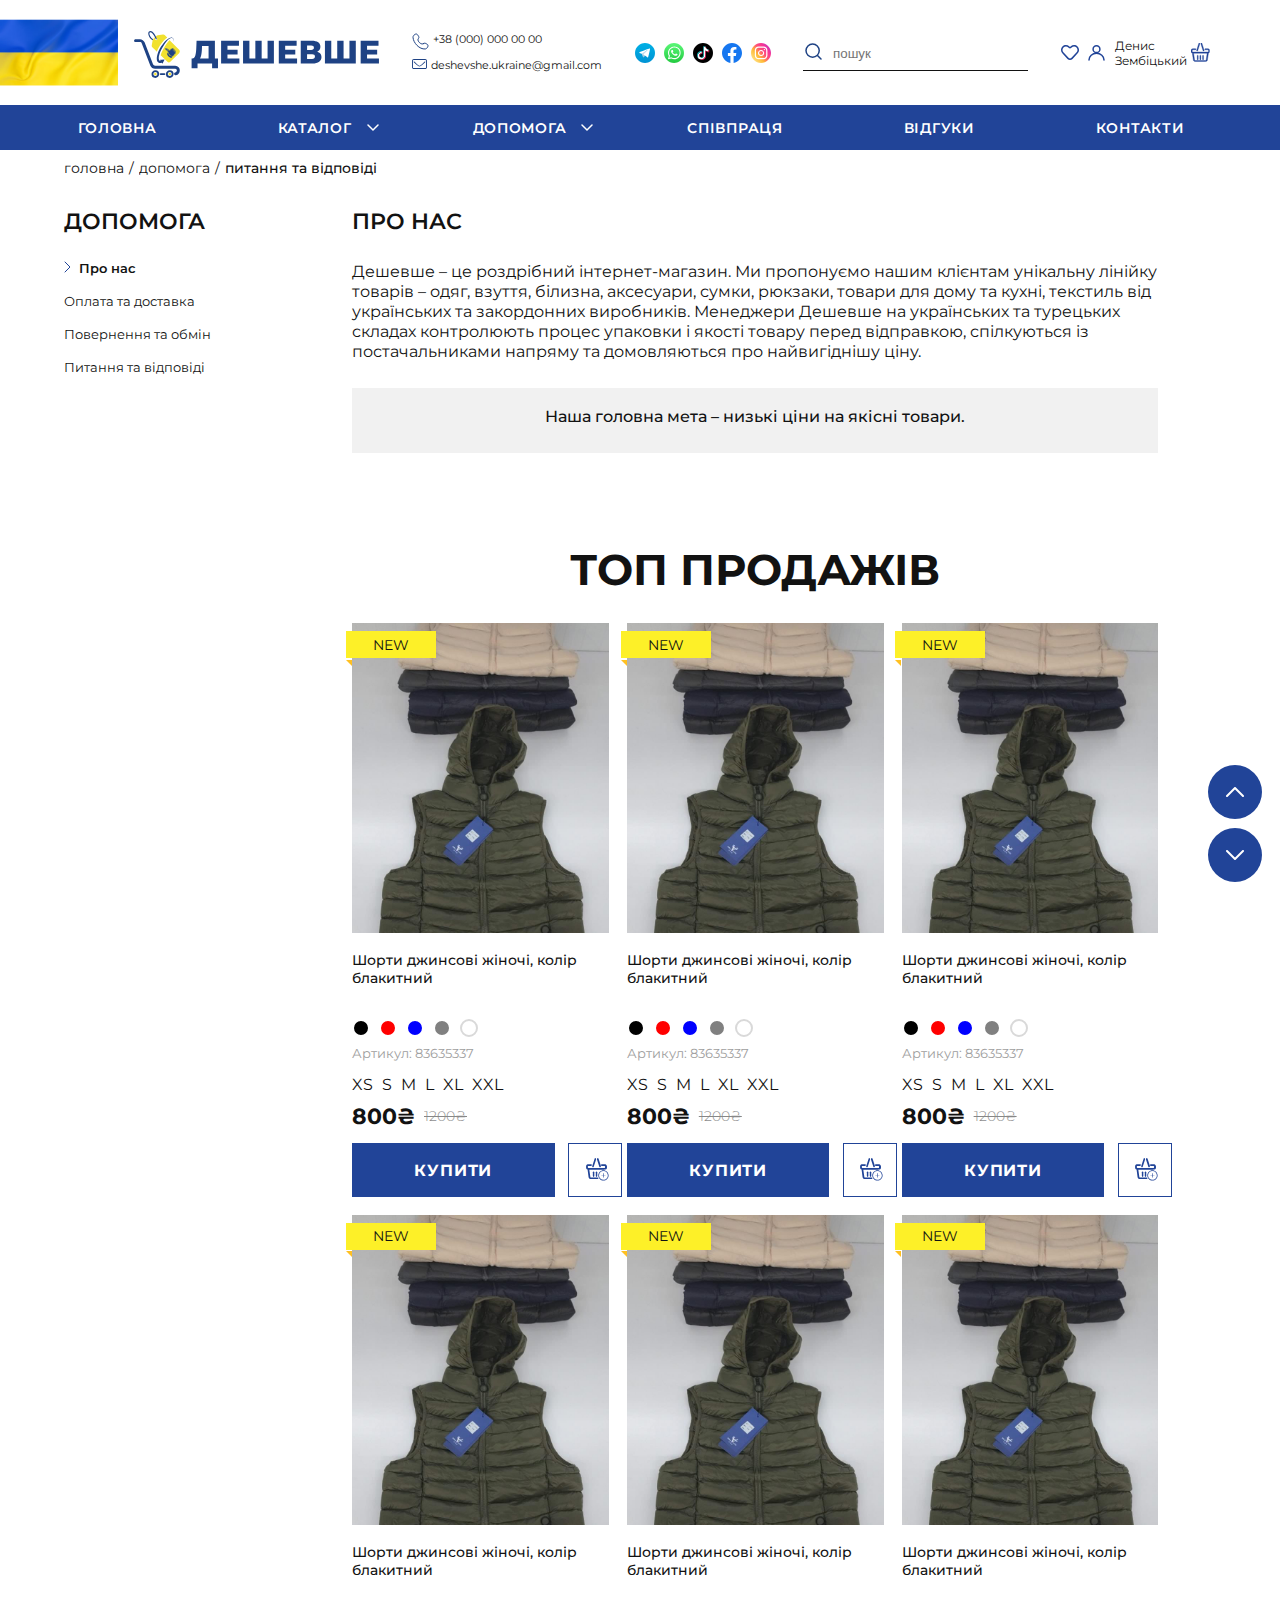
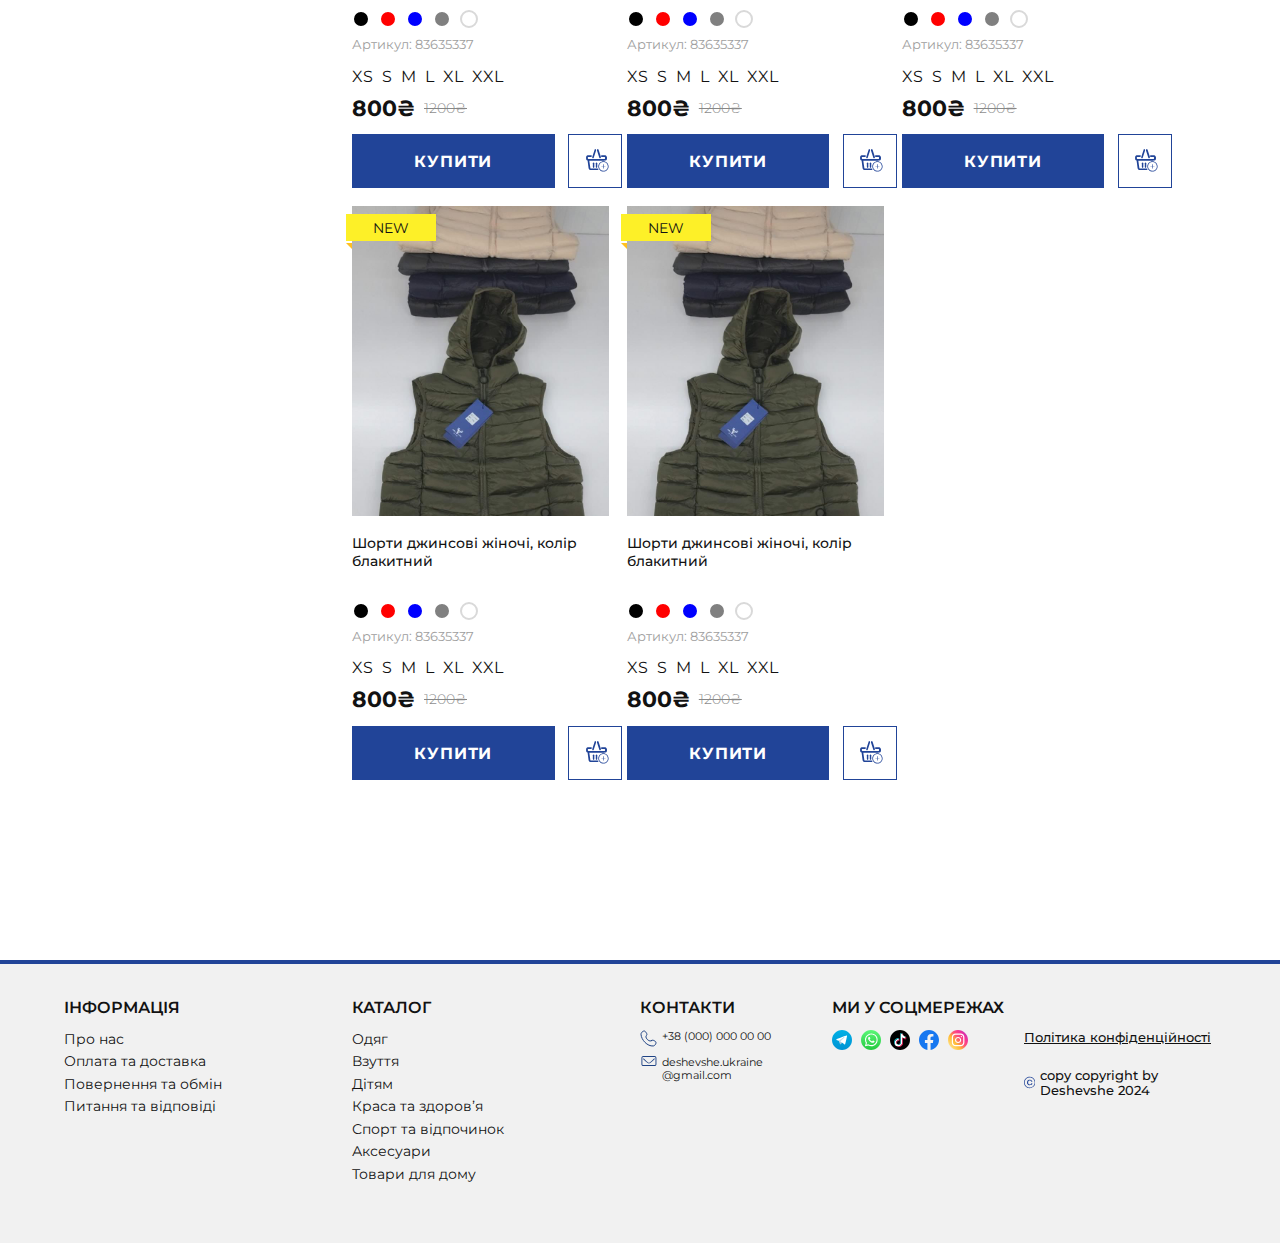
<file: docs/help.html>
<!DOCTYPE html><html lang="uk"><head><meta charset="UTF-8"><meta name="viewport" content="width=device-width, initial-scale=1.0, user-scalable=yes, maximum-scale=2.0"><link rel="preconnect" href="https://fonts.googleapis.com">
<link rel="preconnect" href="https://fonts.gstatic.com" crossorigin>
<link href="https://fonts.googleapis.com/css2?family=Montserrat:wght@100..900&display=swap" rel="stylesheet"><link rel="stylesheet" href="css/style.css"><title>Дешевше - інтернет магазин необхідних товарів для всієї родини</title></head><body id="body"><header><div class="fixed-header"><div class="wrapper d-flex header item-center"><div class="flex-between burger-logo item-center"><div class="logo flag-img"><a href="index.html"><img src="img/logo.svg" alt="logo"></a></div></div><div class="icon-mobile flex-between item-center"><div class="search-mobile"> <a href="#"> <svg xmlns="http://www.w3.org/2000/svg" width="11" height="11" viewBox="0 0 11 11" fill="none">
<circle cx="4.5" cy="4.5" r="4" stroke="#214498"/>
<path d="M9.64645 10.3536C9.84171 10.5488 10.1583 10.5488 10.3536 10.3536C10.5488 10.1583 10.5488 9.84171 10.3536 9.64645L9.64645 10.3536ZM7.14645 7.85355L9.64645 10.3536L10.3536 9.64645L7.85355 7.14645L7.14645 7.85355Z" fill="#214498"/>
</svg></a></div><p class="like-cta"> <a href="like-product.html "> <svg xmlns="http://www.w3.org/2000/svg" width="18" height="18" viewBox="0 0 18 15" fill="none">
<path fill-rule="evenodd" clip-rule="evenodd" d="M9 3.56603C8.60077 3.56603 8.21802 3.40688 7.93648 3.12383L7.31995 2.50396C5.98855 1.16536 3.83329 1.16536 2.50189 2.50396C1.20207 3.81081 1.16178 5.92042 2.41159 7.27666L7.56529 12.8692C8.34036 13.7103 9.65962 13.7103 10.4347 12.8692L15.5884 7.27663C16.8382 5.9204 16.7979 3.81079 15.4981 2.50394C14.1667 1.16535 12.0115 1.16535 10.6801 2.50395L10.0635 3.12383C9.78198 3.40688 9.39923 3.56603 9 3.56603ZM9.79432 1.27598C9.73401 1.33093 9.67473 1.38765 9.61655 1.44615L9 2.06603L8.38346 1.44616C8.32528 1.38767 8.26601 1.33095 8.2057 1.27601C6.27808 -0.480262 3.29803 -0.423545 1.43838 1.44616C-0.42795 3.32258 -0.485295 6.34658 1.30854 8.29316L6.46223 13.8857C7.83138 15.3714 10.1686 15.3714 11.5377 13.8857L16.6915 8.29313C18.4853 6.34656 18.4279 3.32256 16.5616 1.44614C14.702 -0.423554 11.7219 -0.480273 9.79432 1.27598Z" fill="#1E4284"/>
</svg></a></p><p class="cabinet-cta"><a href="#"><svg xmlns="http://www.w3.org/2000/svg" width="11" height="10" viewBox="0 0 11 10" fill="none">
<circle cx="5.5" cy="2.5" r="2" stroke="#214498"/>
<path d="M10 9C10 6.79086 7.98528 5 5.5 5C3.01472 5 1 6.79086 1 9" stroke="#214498" stroke-linecap="round"/>
</svg></a></p><p class="cart-cta"> <a href="basket.html"><svg xmlns="http://www.w3.org/2000/svg" width="10" height="10" viewBox="0 0 10 10" fill="none">
<g clip-path="url(#clip0_474_28)">
<path fill-rule="evenodd" clip-rule="evenodd" d="M3.17996 4.28995C3.02996 4.21995 2.95996 4.00995 3.01996 3.82995L4.15996 0.229953C4.21996 0.0399531 4.38996 -0.0500469 4.52996 0.0299531C4.67996 0.0999531 4.74996 0.309953 4.68996 0.489953L3.54996 4.08995C3.50996 4.22995 3.39996 4.31995 3.28996 4.31995C3.25996 4.31995 3.22996 4.31995 3.19996 4.30995C3.19996 4.29995 3.18996 4.29995 3.17996 4.28995Z" fill="#1E4284" stroke="#1E4284" stroke-width="0.2"/>
<path fill-rule="evenodd" clip-rule="evenodd" d="M6.45 4.08992L5.31 0.489924C5.25 0.309924 5.32 0.0999238 5.47 0.0299239C5.61 -0.0500761 5.78 0.0299239 5.84 0.229924L6.98 3.82992C7.04 4.00992 6.97 4.21992 6.82 4.28992C6.79 4.30992 6.75 4.31992 6.71 4.31992C6.6 4.31992 6.49 4.22992 6.45 4.08992Z" fill="#1E4284" stroke="#1E4284" stroke-width="0.2"/>
<path fill-rule="evenodd" clip-rule="evenodd" d="M3.29004 8.63998V6.83998C3.29004 6.63998 3.41004 6.47998 3.57004 6.47998C3.73004 6.47998 3.86004 6.63998 3.86004 6.83998V8.63998C3.86004 8.83998 3.73004 8.99998 3.57004 8.99998C3.41004 8.99998 3.29004 8.83998 3.29004 8.63998Z" fill="#1E4284" stroke="#1E4284" stroke-width="0.2"/>
<path fill-rule="evenodd" clip-rule="evenodd" d="M4.70996 8.63998V6.83998C4.70996 6.63998 4.83996 6.47998 4.99996 6.47998C5.15996 6.47998 5.28996 6.63998 5.28996 6.83998V8.63998C5.28996 8.83998 5.15996 8.99998 4.99996 8.99998C4.83996 8.99998 4.70996 8.83998 4.70996 8.63998Z" fill="#1E4284" stroke="#1E4284" stroke-width="0.2"/>
<path fill-rule="evenodd" clip-rule="evenodd" d="M6.14001 8.63998V6.83998C6.14001 6.63998 6.27001 6.47998 6.43001 6.47998C6.59001 6.47998 6.71001 6.63998 6.71001 6.83998V8.63998C6.71001 8.83998 6.59001 8.99998 6.43001 8.99998C6.27001 8.99998 6.14001 8.83998 6.14001 8.63998Z" fill="#1E4284" stroke="#1E4284" stroke-width="0.2"/>
<path fill-rule="evenodd" clip-rule="evenodd" d="M9 3H7.67C7.48 3 7.33 3.14 7.33 3.3C7.33 3.47 7.48 3.61 7.67 3.61H9C9.18 3.61 9.33 3.75 9.33 3.91V4.52C9.33 4.69 9.18 4.83 9 4.83H1C0.82 4.83 0.67 4.69 0.67 4.52V3.91C0.67 3.75 0.82 3.61 1 3.61H2.33C2.52 3.61 2.67 3.47 2.67 3.3C2.67 3.14 2.52 3 2.33 3H1C0.45 3 0 3.41 0 3.91V4.52C0 4.93 0.3 5.27 0.7 5.39L1.25 9.13C1.32 9.62 1.8 10 2.33 10H7.67C8.2 10 8.68 9.62 8.75 9.13L9.3 5.39C9.7 5.27 10 4.93 10 4.52V3.91C10 3.41 9.55 3 9 3ZM8.09 9.05C8.06 9.23 7.87 9.39 7.67 9.39H2.33C2.13 9.39 1.94 9.23 1.91 9.05L1.38 5.43H8.62L8.09 9.05Z" fill="#1E4284" stroke="#1E4284" stroke-width="0.2"/>
</g>
<defs>
<clipPath id="clip0_474_28">
<rect width="10" height="10" fill="white"/>
</clipPath>
</defs>
</svg></a></p></div><div class="contact decstop-contact"><p class="d-flex"><svg xmlns="http://www.w3.org/2000/svg" width="17" height="17" viewBox="0 0 17 17" fill="none">
<path d="M11.5 10.6012C9.50415 12.7018 4.41318 7.65653 6.41662 5.54795C7.63985 4.26052 6.25803 2.78923 5.49317 1.70778C4.0577 -0.321854 0.906427 2.48034 1.00213 4.26287C1.30394 9.88404 7.38462 16.5455 13.2729 15.9645C15.115 15.7827 17.2315 12.456 15.1186 11.2402C14.0621 10.6322 12.6118 9.43099 11.5 10.6012Z" stroke="#1E4284" stroke-linecap="round" stroke-linejoin="round"/>
</svg><a href="tel:+380000000000">+38 (000) 000 00 00 </a></p><p class="d-flex"><svg xmlns="http://www.w3.org/2000/svg" width="15" height="10" viewBox="0 0 15 10" fill="none">
<path fill-rule="evenodd" clip-rule="evenodd" d="M1.875 0.9375H13.125C13.6428 0.9375 14.0625 1.35723 14.0625 1.875V8.125C14.0625 8.64277 13.6428 9.0625 13.125 9.0625H1.875C1.35723 9.0625 0.9375 8.64277 0.9375 8.125V1.875C0.9375 1.35723 1.35723 0.9375 1.875 0.9375ZM0 1.875C0 0.839466 0.839466 0 1.875 0H13.125C14.1605 0 15 0.839466 15 1.875V8.125C15 9.16053 14.1605 10 13.125 10H1.875C0.839466 10 0 9.16053 0 8.125V1.875ZM2.35405 2.60864C2.19114 2.45844 1.93354 2.46476 1.77868 2.62277C1.62382 2.78078 1.63034 3.03063 1.79324 3.18083L4.81459 5.96661C4.81997 5.97157 4.82548 5.97638 4.83113 5.98105L4.85188 5.99819C5.40924 6.45856 5.85647 6.82796 6.25018 7.07894C6.65807 7.33896 7.05015 7.5 7.5 7.5C7.94985 7.5 8.34193 7.33896 8.74982 7.07894C9.14353 6.82796 9.59076 6.45856 10.1481 5.99819L10.1481 5.99819L10.1689 5.98104C10.1745 5.97638 10.18 5.97157 10.1854 5.96661L13.2068 3.18083C13.3697 3.03063 13.3762 2.78078 13.2213 2.62277C13.0665 2.46476 12.8089 2.45844 12.646 2.60864L9.63268 5.38698C9.05424 5.86474 8.64749 6.19945 8.30277 6.41921C7.96565 6.63411 7.73022 6.71053 7.5 6.71053C7.26978 6.71053 7.03435 6.63411 6.69723 6.41921C6.35251 6.19945 5.94576 5.86474 5.36733 5.38698L2.35405 2.60864Z" fill="#1E4284"/>
</svg><a href="mailto:deshevshe.ukraine@gmail.com">deshevshe.ukraine@gmail.com</a></p></div><div class="social-header"><div class="d-flex social-icon"><p><a href="https://t.me/"> <svg xmlns="http://www.w3.org/2000/svg" width="20" height="20" viewBox="0 0 20 20" fill="none">
<g clip-path="url(#clip0_213_16744)">
<path d="M10 20C15.5228 20 20 15.5228 20 10C20 4.47715 15.5228 0 10 0C4.47715 0 0 4.47715 0 10C0 15.5228 4.47715 20 10 20Z" fill="url(#paint0_linear_213_16744)"/>
<path d="M6.7998 10.7L7.9998 14C7.9998 14 8.0998 14.3 8.2998 14.3C8.4998 14.3 10.7998 11.8 10.7998 11.8L13.3998 6.7L6.7998 9.9V10.7Z" fill="#C1DAEA"/>
<path d="M8.29966 11.6L8.09966 14C8.09966 14 7.99966 14.7 8.69966 14C9.39966 13.3 10.1997 12.7 10.1997 12.7L8.29966 11.6Z" fill="#9CC6D9"/>
<path d="M6.8001 10.8L4.4001 10C4.4001 10 4.1001 9.9 4.2001 9.6C4.2001 9.5 4.3001 9.5 4.4001 9.4C4.9001 9 14.4001 5.6 14.4001 5.6C14.4001 5.6 14.7001 5.5 14.8001 5.6C14.9001 5.6 14.9001 5.7 15.0001 5.8C15.0001 5.8 15.0001 5.9 15.0001 6C15.0001 6.1 15.0001 6.1 15.0001 6.2C14.9001 7.1 13.2001 14.1 13.2001 14.1C13.2001 14.1 13.1001 14.5 12.7001 14.5C12.6001 14.5 12.4001 14.5 12.2001 14.3C11.5001 13.7 9.0001 12 8.4001 11.6C8.4001 11.6 8.4001 11.6 8.4001 11.5V11.4C8.4001 11.4 12.8001 7.5 12.9001 7.1C12.9001 7.1 12.9001 7.1 12.8001 7.1C12.5001 7.2 7.5001 10.4 6.9001 10.7C6.9001 10.9 6.8001 10.8 6.8001 10.8Z" fill="white"/>
</g>
<defs>
<linearGradient id="paint0_linear_213_16744" x1="10" y1="20" x2="10" y2="0" gradientUnits="userSpaceOnUse">
<stop stop-color="#0093D4"/>
<stop offset="1" stop-color="#00B0E5"/>
</linearGradient>
<clipPath id="clip0_213_16744">
<rect width="20" height="20" fill="white"/>
</clipPath>
</defs>
</svg></a></p><p><a href="whatsapp://send?phone=+12345678910"> <svg xmlns="http://www.w3.org/2000/svg" width="20" height="20" viewBox="0 0 20 20" fill="none">
<g clip-path="url(#clip0_213_16752)">
<path d="M10 20C15.5228 20 20 15.5228 20 10C20 4.47715 15.5228 0 10 0C4.47715 0 0 4.47715 0 10C0 15.5228 4.47715 20 10 20Z" fill="url(#paint0_linear_213_16752)"/>
<path fill-rule="evenodd" clip-rule="evenodd" d="M14.8004 5.3C13.6004 4.1 12.0004 3.4 10.3004 3.4C6.80039 3.5 4.00039 6.3 4.00039 9.8C4.00039 10.9 4.30039 12 4.80039 13L3.90039 16.3L7.30039 15.4C8.20039 15.9 9.30039 16.2 10.3004 16.2C13.8004 16.2 16.6004 13.4 16.6004 9.9C16.7004 8.1 16.0004 6.5 14.8004 5.3ZM10.3004 15.1C9.40039 15.1 8.40039 14.8 7.60039 14.4L7.40039 14.3L5.40039 14.8L6.00039 12.8L5.90039 12.6C5.30039 11.8 5.00039 10.8 5.10039 9.8C5.10039 6.9 7.50039 4.5 10.4004 4.5C11.8004 4.5 13.1004 5 14.1004 6C15.1004 7 15.6004 8.3 15.6004 9.7C15.6004 12.7 13.2004 15.1 10.3004 15.1ZM13.2004 11.1C13.0004 11 12.3004 10.6 12.1004 10.6C12.0004 10.5 11.8004 10.5 11.7004 10.7C11.6004 10.9 11.3004 11.2 11.2004 11.3C11.1004 11.4 11.0004 11.4 10.9004 11.3C10.7004 11.2 10.2004 11.1 9.60039 10.5C9.10039 10.1 8.80039 9.6 8.70039 9.4C8.60039 9.2 8.70039 9.2 8.80039 9.1C8.90039 9.1 9.00039 9 9.10039 8.9C9.20039 8.8 9.20039 8.7 9.30039 8.6C9.40039 8.5 9.30039 8.4 9.30039 8.3C9.30039 8.2 8.90039 7.4 8.80039 7.1C8.60039 6.8 8.50039 6.9 8.40039 6.9C8.30039 6.9 8.20039 6.9 8.10039 6.9C8.00039 6.9 7.80039 6.9 7.70039 7.1C7.50039 7.2 7.10039 7.6 7.10039 8.4C7.10039 9.2 7.70039 9.9 7.70039 10C7.80039 10.1 8.80039 11.7 10.4004 12.4C10.8004 12.6 11.1004 12.7 11.3004 12.7C11.7004 12.8 12.0004 12.8 12.3004 12.8C12.6004 12.8 13.2004 12.4 13.4004 12C13.5004 11.6 13.5004 11.3 13.5004 11.2C13.5004 11.2 13.4004 11.2 13.2004 11.1Z" fill="white"/>
</g>
<defs>
<linearGradient id="paint0_linear_213_16752" x1="10" y1="18.547" x2="10" y2="-1.453" gradientUnits="userSpaceOnUse">
<stop stop-color="#27CD44"/>
<stop offset="1" stop-color="#5FFB7C"/>
</linearGradient>
<clipPath id="clip0_213_16752">
<rect width="20" height="20" fill="white"/>
</clipPath>
</defs>
</svg></a></p><p><a href=""> <svg xmlns="http://www.w3.org/2000/svg" width="20" height="20" viewBox="0 0 20 20" fill="none">
<g clip-path="url(#clip0_213_16759)">
<path d="M10 20C15.5228 20 20 15.5228 20 10C20 4.47715 15.5228 0 10 0C4.47715 0 0 4.47715 0 10C0 15.5228 4.47715 20 10 20Z" fill="black"/>
<path d="M7.29961 14C7.39961 14.1 7.49961 14.2 7.59961 14.3C7.89961 14.6 8.29961 14.7 8.69961 14.7C9.69961 14.8 10.5996 14 10.6996 13V12.9C10.6996 9.9 10.6996 6.9 10.6996 3.9C10.6996 3.7 10.6996 3.7 10.8996 3.7C11.3996 3.7 11.7996 3.7 12.2996 3.7H12.3996V3.8C12.5996 4.6 12.9996 5.2 13.6996 5.7L13.7996 5.8C13.7996 5.8 13.8996 5.8 13.8996 5.9C13.9996 6 14.0996 6.1 14.1996 6.1C14.5996 6.4 14.9996 6.6 15.3996 6.7H15.4996V6.8C15.4996 7.3 15.4996 7.9 15.4996 8.4C15.4996 8.5 15.4996 8.5 15.3996 8.5C14.9996 8.5 14.5996 8.4 14.2996 8.4C13.6996 8.3 13.0996 8 12.4996 7.6C12.4996 7.6 12.3996 7.5 12.3996 7.6V7.7C12.3996 9.2 12.3996 10.7 12.3996 12.2C12.3996 13.2 12.0996 14.2 11.3996 15C10.6996 15.8 9.79961 16.3 8.69961 16.5C7.89961 16.6 6.99961 16.5 6.29961 16.1C6.19961 16 6.09961 16 5.89961 15.9L5.79961 15.8C5.49961 15.6 5.39961 15.3 5.19961 15C4.89961 14.6 4.79961 14.1 4.69961 13.6C4.69961 13.3 4.59961 13 4.59961 12.7C4.69961 11.7 4.99961 10.9 5.59961 10.2C6.09961 9.6 6.79961 9.2 7.49961 8.9C7.79961 8.8 8.09961 8.7 8.49961 8.7C8.59961 8.7 8.59961 8.7 8.69961 8.7H8.79961V8.8C8.79961 9.3 8.79961 9.9 8.79961 10.4C8.79961 10.4 8.79961 10.4 8.79961 10.5C8.79961 10.6 8.79961 10.6 8.69961 10.6C8.59961 10.6 8.39961 10.5 8.29961 10.5C8.09961 10.5 7.79961 10.5 7.59961 10.6C6.89961 10.9 6.39961 11.4 6.29961 12.2C6.19961 13 6.49961 13.6 7.09961 14C7.19961 13.9 7.29961 14 7.29961 14Z" fill="white"/>
<path d="M5.90039 15.9C6.40039 16.2 7.00039 16.4 7.50039 16.5C7.80039 16.5 8.10039 16.6 8.30039 16.5C9.20039 16.5 10.1004 16.1 10.8004 15.5C11.5004 14.9 12.0004 14.2 12.2004 13.3C12.3004 13 12.3004 12.7 12.3004 12.5C12.3004 12.3 12.3004 12.2 12.3004 12C12.3004 10.6 12.3004 9.2 12.3004 7.8V7.7H12.4004C12.9004 8 13.4004 8.3 14.0004 8.5C14.3004 8.6 14.7004 8.6 15.0004 8.7C15.1004 8.7 15.3004 8.7 15.4004 8.7C15.5004 8.7 15.5004 8.7 15.5004 8.6C15.5004 8.5 15.5004 8.5 15.5004 8.4C15.5004 7.9 15.5004 7.4 15.5004 7V6.9C15.6004 6.9 15.8004 6.9 15.9004 7C16.0004 7 16.1004 7 16.1004 7C16.1004 7 16.2004 7 16.2004 7.1C16.2004 7.8 16.2004 8.5 16.2004 9.2C16.2004 9.3 16.2004 9.3 16.1004 9.3C15.9004 9.3 15.7004 9.3 15.5004 9.3C15.1004 9.2 14.6004 9.1 14.2004 9C13.8004 8.8 13.4004 8.6 13.1004 8.4C13.1004 8.4 13.1004 8.4 13.0004 8.3V8.4C13.0004 9.9 13.0004 11.4 13.0004 12.9C13.0004 13.7 12.8004 14.5 12.4004 15.1C11.9004 15.9 11.2004 16.5 10.2004 16.8C9.60039 17 9.10039 17.1 8.50039 17C7.60039 17 6.70039 16.6 5.90039 15.9Z" fill="#EC1655"/>
<path d="M12.5004 3.8C12.4004 3.8 12.4004 3.8 12.5004 3.8C11.9004 3.8 11.4004 3.8 10.9004 3.8C10.8004 3.8 10.8004 3.8 10.8004 3.9C10.8004 6.9 10.8004 9.9 10.8004 12.8C10.8004 13 10.8004 13.2 10.7004 13.4C10.5004 14.1 10.0004 14.6 9.30039 14.7C8.50039 14.9 7.90039 14.6 7.40039 14C7.50039 14.1 7.70039 14.1 7.90039 14.1C8.40039 14.2 8.90039 14.1 9.30039 13.9C9.80039 13.6 10.1004 13.1 10.2004 12.6C10.2004 12.5 10.2004 12.4 10.2004 12.3C10.2004 9.3 10.2004 6.3 10.2004 3.4C10.2004 3.3 10.2004 3.3 10.3004 3.3C11.0004 3.3 11.7004 3.3 12.4004 3.3C12.5004 3.3 12.5004 3.3 12.5004 3.4C12.4004 3.4 12.4004 3.6 12.5004 3.8Z" fill="#0CBAC6"/>
<path d="M8.8 8.70001C8.4 8.70001 8 8.70001 7.6 8.90001C7 9.10001 6.5 9.40001 6 9.80001C5.4 10.3 5 11 4.8 11.8C4.7 12.1 4.7 12.4 4.7 12.6C4.7 12.8 4.7 12.9 4.7 13.1C4.7 13.6 4.8 14 5 14.5C5.2 15 5.5 15.4 5.8 15.8C5.7 15.8 5.7 15.7 5.6 15.6C4.9 15.1 4.4 14.4 4.2 13.5C4.1 13.3 4 13 4 12.7C4 12.5 4 12.3 4 12C4 11.5 4.2 11 4.4 10.6C4.6 10.1 4.9 9.70001 5.3 9.30001C5.7 8.90001 6.2 8.50001 6.8 8.30001C7.2 8.20001 7.5 8.10001 7.9 8.10001C8.2 8.10001 8.5 8.10001 8.7 8.10001C8.7 8.10001 8.8 8.10001 8.8 8.20001C8.8 8.30001 8.8 8.50001 8.8 8.70001Z" fill="#0CBAC6"/>
<path d="M7.29997 14C7.09997 13.9 6.99997 13.8 6.89997 13.7C6.59997 13.4 6.39997 13 6.29997 12.5C6.19997 11.5 6.79997 10.7 7.59997 10.4C7.99997 10.3 8.29997 10.3 8.69997 10.4C8.69997 10.4 8.69997 10.4 8.79997 10.4V10.3C8.79997 9.80001 8.79997 9.20001 8.79997 8.70001V8.60001C8.99997 8.60001 9.19997 8.60001 9.39997 8.60001C9.39997 9.30001 9.39997 10 9.39997 10.8V10.9C9.29997 10.9 9.19997 10.9 9.09997 10.8C8.49997 10.7 7.99997 10.9 7.59997 11.2C7.19997 11.5 6.99997 11.9 6.89997 12.4C6.89997 13.1 6.99997 13.5 7.29997 14Z" fill="#EC1655"/>
<path d="M13.9004 5.9C13.7004 5.8 13.5004 5.6 13.3004 5.4C12.8004 4.9 12.6004 4.4 12.4004 3.8C12.6004 3.8 12.8004 3.8 13.0004 3.8C13.0004 4.3 13.2004 4.8 13.4004 5.3C13.6004 5.5 13.7004 5.7 13.9004 5.9Z" fill="#EC1655"/>
<path d="M15.6 6.9C15 6.8 14.6 6.5 14.1 6.2C14.1 6.1 14 6 14 6C14 6 14 6 14.1 6C14.4 6.2 14.8 6.3 15.2 6.4C15.3 6.4 15.5 6.4 15.7 6.4C15.8 6.4 15.8 6.4 15.8 6.5C15.6 6.6 15.6 6.7 15.6 6.9Z" fill="#0CBAC6"/>
</g>
<defs>
<clipPath id="clip0_213_16759">
<rect width="20" height="20" fill="white"/>
</clipPath>
</defs>
</svg></a></p><p><a href=""> <svg xmlns="http://www.w3.org/2000/svg" width="20" height="20" viewBox="0 0 20 20" fill="none">
<g clip-path="url(#clip0_213_16771)">
<path d="M10 0C4.5 0 0 4.5 0 10C0 15 3.7 19.1 8.4 19.9V12.9H5.9V10H8.4V7.8C8.4 5.3 9.9 3.9 12.2 3.9C13.3 3.9 14.4 4.1 14.4 4.1V6.6H13.1C11.9 6.6 11.5 7.4 11.5 8.2V10H14.3L13.9 12.9H11.6V19.9C16.3 19.1 20 15 20 10C20 4.5 15.5 0 10 0Z" fill="#1677F0"/>
</g>
<defs>
<clipPath id="clip0_213_16771">
<rect width="20" height="20" fill="white"/>
</clipPath>
</defs>
</svg></a></p><p><a href=""> <svg xmlns="http://www.w3.org/2000/svg" width="20" height="20" viewBox="0 0 20 20" fill="none">
<g clip-path="url(#clip0_213_16773)">
<path d="M10.0002 18.7C14.8603 18.7 18.8002 14.7601 18.8002 9.9C18.8002 5.03989 14.8603 1.1 10.0002 1.1C5.14009 1.1 1.2002 5.03989 1.2002 9.9C1.2002 14.7601 5.14009 18.7 10.0002 18.7Z" fill="white"/>
<path d="M10 20C4.5 20 0 15.5 0 10C0 4.5 4.5 0 10 0C15.5 0 20 4.5 20 10C20 15.5 15.5 20 10 20ZM13.4 5.9C13 5.9 12.7 6.2 12.7 6.6C12.7 7 13 7.3 13.4 7.3C13.8 7.3 14.1 7 14.1 6.6C14.1 6.2 13.8 5.9 13.4 5.9ZM10.1 6.9C8.4 6.9 7 8.3 7 10C7 11.7 8.4 13.1 10.1 13.1C11.8 13.1 13.2 11.7 13.2 10C13.2 8.3 11.8 6.9 10.1 6.9ZM10.1 12C9 12 8.1 11.1 8.1 10C8.1 8.9 9 8 10.1 8C11.2 8 12.1 8.9 12.1 10C12.1 11.1 11.2 12 10.1 12ZM16.4 7.4C16.4 5.3 14.7 3.6 12.6 3.6H7.6C5.5 3.6 3.8 5.3 3.8 7.4V12.4C3.8 14.5 5.5 16.2 7.6 16.2H12.6C14.7 16.2 16.4 14.5 16.4 12.4V7.4ZM15.2 12.4C15.2 13.8 14 15 12.6 15H7.6C6.1 15 5 13.9 5 12.4V7.4C5 6 6.1 4.8 7.6 4.8H12.6C14 4.8 15.2 6 15.2 7.4V12.4Z" fill="url(#paint0_linear_213_16773)"/>
</g>
<defs>
<linearGradient id="paint0_linear_213_16773" x1="1.92" y1="16.88" x2="26.7298" y2="-4.2452" gradientUnits="userSpaceOnUse">
<stop offset="0.0011048" stop-color="#FFE185"/>
<stop offset="0.2094" stop-color="#FFBB36"/>
<stop offset="0.3765" stop-color="#FF5176"/>
<stop offset="0.5238" stop-color="#F63395"/>
<stop offset="0.7394" stop-color="#A436D2"/>
<stop offset="1" stop-color="#5F4EED"/>
</linearGradient>
<clipPath id="clip0_213_16773">
<rect width="20" height="20" fill="white"/>
</clipPath>
</defs>
</svg></a></p></div></div><div class="search-block"><form action="#" method="post"><label for="search"><input type="text" id="search" name="search" placeholder="пошук"></label><button class="serch" type="submit"><svg xmlns="http://www.w3.org/2000/svg" width="17" height="17" viewBox="0 0 17 17" fill="none">
<path d="M16 16L12.4706 12.4706M14.2353 7.61765C14.2353 11.2725 11.2725 14.2353 7.61765 14.2353C3.96282 14.2353 1 11.2725 1 7.61765C1 3.96282 3.96282 1 7.61765 1C11.2725 1 14.2353 3.96282 14.2353 7.61765Z" stroke="#1E4284" stroke-width="1.5" stroke-linecap="round" stroke-linejoin="round"/>
</svg></button></form></div><div class="header-btn flex-between decstop-cart item-center"><p class="like-cta"> <a href="like-product.html "> <svg xmlns="http://www.w3.org/2000/svg" width="18" height="18" viewBox="0 0 18 15" fill="none">
<path fill-rule="evenodd" clip-rule="evenodd" d="M9 3.56603C8.60077 3.56603 8.21802 3.40688 7.93648 3.12383L7.31995 2.50396C5.98855 1.16536 3.83329 1.16536 2.50189 2.50396C1.20207 3.81081 1.16178 5.92042 2.41159 7.27666L7.56529 12.8692C8.34036 13.7103 9.65962 13.7103 10.4347 12.8692L15.5884 7.27663C16.8382 5.9204 16.7979 3.81079 15.4981 2.50394C14.1667 1.16535 12.0115 1.16535 10.6801 2.50395L10.0635 3.12383C9.78198 3.40688 9.39923 3.56603 9 3.56603ZM9.79432 1.27598C9.73401 1.33093 9.67473 1.38765 9.61655 1.44615L9 2.06603L8.38346 1.44616C8.32528 1.38767 8.26601 1.33095 8.2057 1.27601C6.27808 -0.480262 3.29803 -0.423545 1.43838 1.44616C-0.42795 3.32258 -0.485295 6.34658 1.30854 8.29316L6.46223 13.8857C7.83138 15.3714 10.1686 15.3714 11.5377 13.8857L16.6915 8.29313C18.4853 6.34656 18.4279 3.32256 16.5616 1.44614C14.702 -0.423554 11.7219 -0.480273 9.79432 1.27598Z" fill="#1E4284"/>
</svg></a></p><p class="cabinet-cta"> <a class="d-flex item-center" href="#"><svg xmlns="http://www.w3.org/2000/svg" width="17" height="16" viewBox="0 0 17 16" fill="none">
<circle cx="8.50016" cy="4.16667" r="3.41667" stroke="none" stroke-width="1.5"/>
<path d="M16 14.9999C16 11.318 12.6421 8.33325 8.5 8.33325C4.35786 8.33325 1 11.318 1 14.9999" stroke="#1E4284" stroke-width="1.5" stroke-linecap="round"/>
</svg><span class="name-autorization">Денис Зембіцький</span></a></p><p class="cart-cta"> <a href="basket.html"><svg xmlns="http://www.w3.org/2000/svg" viewBox="0 0 20 15" fill="none">
<g clip-path="url(#clip0_2001_1242)">
<path fill-rule="evenodd" clip-rule="evenodd" d="M4.77019 6.43505C4.54519 6.33005 4.44019 6.01505 4.53019 5.74505L6.24019 0.345052C6.33019 0.0600517 6.58519 -0.0749483 6.79519 0.0450517C7.02019 0.150052 7.12519 0.465052 7.03519 0.735052L5.32519 6.13505C5.26519 6.34505 5.10019 6.48005 4.93519 6.48005C4.89019 6.48005 4.84519 6.48005 4.80019 6.46505C4.80019 6.45005 4.78519 6.45005 4.77019 6.43505Z" fill="#none" stroke="#none" stroke-width="0.3"/>
<path fill-rule="evenodd" clip-rule="evenodd" d="M9.67476 6.13501L7.96476 0.735008C7.87476 0.465008 7.97976 0.150008 8.20476 0.0450078C8.41476 -0.0749922 8.66976 0.0450079 8.75976 0.345008L10.4698 5.74501C10.5598 6.01501 10.4548 6.33001 10.2298 6.43501C10.1848 6.46501 10.1248 6.48001 10.0648 6.48001C9.89976 6.48001 9.73476 6.34501 9.67476 6.13501Z" fill="#none" stroke="#none" stroke-width="0.3"/>
<path fill-rule="evenodd" clip-rule="evenodd" d="M4.93506 12.96V10.26C4.93506 9.95997 5.11506 9.71997 5.35506 9.71997C5.59506 9.71997 5.79006 9.95997 5.79006 10.26V12.96C5.79006 13.26 5.59506 13.5 5.35506 13.5C5.11506 13.5 4.93506 13.26 4.93506 12.96Z" fill="#none" stroke="#none" stroke-width="0.2"/>
<path fill-rule="evenodd" clip-rule="evenodd" d="M7.06494 12.96V10.26C7.06494 9.95997 7.25994 9.71997 7.49994 9.71997C7.73994 9.71997 7.93494 9.95997 7.93494 10.26V12.96C7.93494 13.26 7.73994 13.5 7.49994 13.5C7.25994 13.5 7.06494 13.26 7.06494 12.96Z" fill="#none" stroke="#none" stroke-width="0.2"/>
<path fill-rule="evenodd" clip-rule="evenodd" d="M9.20996 12.96V10.26C9.20996 9.95997 9.40496 9.71997 9.64496 9.71997C9.88496 9.71997 10.065 9.95997 10.065 10.26V12.96C10.065 13.26 9.88496 13.5 9.64496 13.5C9.40496 13.5 9.20996 13.26 9.20996 12.96Z" fill="#none" stroke="#none" stroke-width="0.2"/>
<path fill-rule="evenodd" clip-rule="evenodd" d="M13.5 4.5H11.505C11.22 4.5 10.995 4.71 10.995 4.95C10.995 5.205 11.22 5.415 11.505 5.415H13.5C13.77 5.415 13.995 5.625 13.995 5.865V6.78C13.995 7.035 13.77 7.245 13.5 7.245H1.5C1.23 7.245 1.005 7.035 1.005 6.78V5.865C1.005 5.625 1.23 5.415 1.5 5.415H3.495C3.78 5.415 4.005 5.205 4.005 4.95C4.005 4.71 3.78 4.5 3.495 4.5H1.5C0.675 4.5 0 5.115 0 5.865V6.78C0 7.395 0.45 7.905 1.05 8.085L1.875 13.695C1.98 14.43 2.7 15 3.495 15H11.505C12.3 15 13.02 14.43 13.125 13.695L13.95 8.085C14.55 7.905 15 7.395 15 6.78V5.865C15 5.115 14.325 4.5 13.5 4.5ZM12.135 13.575C12.09 13.845 11.805 14.085 11.505 14.085H3.495C3.195 14.085 2.91 13.845 2.865 13.575L2.07 8.145H12.93L12.135 13.575Z" fill="#none" stroke="#none" stroke-width="0.3"/>
</g>
<defs>
<clipPath id="clip0_2001_1242">
<rect width="15" height="15" fill="white"/>
</clipPath>
</defs>
</svg></a></p></div><div class="burger burger-fix" id="burger"><span class="bord"></span></div><div class="black-fon-popup black-fon-reg"></div><div class="popup-cabinet"><div class="registration"><a class="cancel-popup-cabinet" href="#"> <svg xmlns="http://www.w3.org/2000/svg" width="22" height="22" viewBox="0 0 22 22" fill="none">
<path d="M20.9999 1.00008L1 21M0.999915 1L20.9998 20.9999" stroke="#D9D9D9" stroke-width="2" stroke-linecap="round" stroke-linejoin="round"/>
</svg></a><h2>особистий кабінет</h2><div class="d-flex item-center cta-reg"><a class="entry active-link" href="#">вхід</a><a class="registration" href="#">Реєстрація</a></div><hr class="reg-hr"><div class="entry-form active-form"><form action="#"><p> <label for="emailEntry">E-mail</label><input type="email" name="emailEntry" id="emailEntry" placeholder="Ваш e-mail" required autocomplete="username"></p><p> <label for="passwordEntry">Пароль</label><input class="password" type="password" id="passwordEntry" name="passwordEntry" placeholder="Ваш пароль" required autocomplete="current-password" minlength="6" maxlength="25"><a class="eye closeEye" href="#" data-target="passwordEntry"><svg class="openEye" xmlns="http://www.w3.org/2000/svg" width="17" height="12" viewBox="0 0 17 12" fill="none">
<path d="M1.39258 7.004C1.19843 6.7376 1.10136 6.6044 1.03454 6.3467C0.988487 6.16909 0.988487 5.83091 1.03454 5.6533C1.10136 5.3956 1.19843 5.2624 1.39258 4.996C2.45644 3.5362 4.78758 1 8.14286 1C11.4981 1 13.8293 3.5362 14.8931 4.996C15.0873 5.2624 15.1844 5.3956 15.2512 5.6533C15.2972 5.83091 15.2972 6.16909 15.2512 6.3467C15.1844 6.6044 15.0873 6.7376 14.8931 7.004C13.8293 8.4638 11.4981 11 8.14286 11C4.78758 11 2.45644 8.4638 1.39258 7.004Z" stroke="#D9D9D9" stroke-width="1.5" stroke-linecap="round" stroke-linejoin="round"/>
<path d="M8.14244 7.42857C8.93142 7.42857 9.57101 6.78898 9.57101 6C9.57101 5.21102 8.93142 4.57143 8.14244 4.57143C7.35346 4.57143 6.71387 5.21102 6.71387 6C6.71387 6.78898 7.35346 7.42857 8.14244 7.42857Z" stroke="#D9D9D9" stroke-width="1.5" stroke-linecap="round" stroke-linejoin="round"/>
</svg></a></p><a href="#">Забули пароль?</a><button class="yellow-cta btn-card contact-cta" type="submit">увійти </button></form></div><div class="registration-form"> <form action="#"> <p> <label for="nameReg">Імʼя та прізвище</label><input type="text" name="nameReg" placeholder="Ваше імʼя та прізвище" required maxlength="50"></p><p> <label for="emailReg">E-mail</label><input type="email" name="emailReg" placeholder="Ваш e-mail" required autocomplete="username" maxlength="50"></p><p> <label for="passwordReg">Пароль<span>(Пароль повинен бути не менше 6 символів)</span></label><input class="password" type="password" id="passwordReg" name="passwordReg" placeholder="Ваш пароль" required autocomplete="new-password" minlength="6" maxlength="25"><a class="eye closeEye" href="#" data-target="passwordReg"><svg class="openEye" xmlns="http://www.w3.org/2000/svg" width="17" height="12" viewBox="0 0 17 12" fill="none">
<path d="M1.39258 7.004C1.19843 6.7376 1.10136 6.6044 1.03454 6.3467C0.988487 6.16909 0.988487 5.83091 1.03454 5.6533C1.10136 5.3956 1.19843 5.2624 1.39258 4.996C2.45644 3.5362 4.78758 1 8.14286 1C11.4981 1 13.8293 3.5362 14.8931 4.996C15.0873 5.2624 15.1844 5.3956 15.2512 5.6533C15.2972 5.83091 15.2972 6.16909 15.2512 6.3467C15.1844 6.6044 15.0873 6.7376 14.8931 7.004C13.8293 8.4638 11.4981 11 8.14286 11C4.78758 11 2.45644 8.4638 1.39258 7.004Z" stroke="#D9D9D9" stroke-width="1.5" stroke-linecap="round" stroke-linejoin="round"/>
<path d="M8.14244 7.42857C8.93142 7.42857 9.57101 6.78898 9.57101 6C9.57101 5.21102 8.93142 4.57143 8.14244 4.57143C7.35346 4.57143 6.71387 5.21102 6.71387 6C6.71387 6.78898 7.35346 7.42857 8.14244 7.42857Z" stroke="#D9D9D9" stroke-width="1.5" stroke-linecap="round" stroke-linejoin="round"/>
</svg></a></p><p> <label for="passwordReg2">Повторіть пароль</label><input class="password" type="password" id="passwordReg2" name="passwordReg2" placeholder="Ваш пароль" required autocomplete="new-password" minlength="6" maxlength="25"><a class="eye closeEye" href="#" data-target="passwordReg2"><svg class="openEye" xmlns="http://www.w3.org/2000/svg" width="17" height="12" viewBox="0 0 17 12" fill="none">
<path d="M1.39258 7.004C1.19843 6.7376 1.10136 6.6044 1.03454 6.3467C0.988487 6.16909 0.988487 5.83091 1.03454 5.6533C1.10136 5.3956 1.19843 5.2624 1.39258 4.996C2.45644 3.5362 4.78758 1 8.14286 1C11.4981 1 13.8293 3.5362 14.8931 4.996C15.0873 5.2624 15.1844 5.3956 15.2512 5.6533C15.2972 5.83091 15.2972 6.16909 15.2512 6.3467C15.1844 6.6044 15.0873 6.7376 14.8931 7.004C13.8293 8.4638 11.4981 11 8.14286 11C4.78758 11 2.45644 8.4638 1.39258 7.004Z" stroke="#D9D9D9" stroke-width="1.5" stroke-linecap="round" stroke-linejoin="round"/>
<path d="M8.14244 7.42857C8.93142 7.42857 9.57101 6.78898 9.57101 6C9.57101 5.21102 8.93142 4.57143 8.14244 4.57143C7.35346 4.57143 6.71387 5.21102 6.71387 6C6.71387 6.78898 7.35346 7.42857 8.14244 7.42857Z" stroke="#D9D9D9" stroke-width="1.5" stroke-linecap="round" stroke-linejoin="round"/>
</svg></a></p><button class="yellow-cta btn-card contact-cta" type="submit">зареєструватися </button></form></div></div></div></div><div class="black-fon"></div><div class="header-navigation"> <nav class="wrapper"><ul class="navigation-menu-catalog"><li class="mobile-head-menu"> <span>меню</span><span class="cancel-menu"><svg width="15.026367" height="15.036133" viewBox="0 0 15.0264 15.0361" fill="#fff" xmlns="http://www.w3.org/2000/svg" xmlns:xlink="http://www.w3.org/1999/xlink"><path id="видалити" d="M0.424805 0.29834C0.819336 -0.0993652 1.43848 -0.0993652 1.83301 0.29834L7.51367 6.03198L13.1943 0.29834C13.5879 -0.0993652 14.208 -0.0993652 14.6016 0.29834C14.9961 0.696289 14.9961 1.32129 14.6016 1.71924L8.9209 7.45288L14.7314 13.3171C15.125 13.7148 15.125 14.3401 14.7314 14.7378C14.3369 15.1355 13.7178 15.1355 13.3232 14.7378L7.51367 8.87354L1.70312 14.7378C1.30957 15.1355 0.689453 15.1355 0.295898 14.7378C-0.0986328 14.3401 -0.0986328 13.7148 0.295898 13.3171L6.10547 7.45288L0.424805 1.71924C0.03125 1.32129 0.03125 0.696289 0.424805 0.29834Z" clip-rule="evenodd" fill-opacity="1.000000" fill-rule="evenodd"></path></svg></span></li><li><a class="d-block" href="index.html">головна</a></li><li><a class="down-menu" href="javascript:void(0)">каталог<svg class="position-center" xmlns="http://www.w3.org/2000/svg" width="12" height="8" viewBox="0 0 12 8" fill="none">
<path d="M1 1L6 6L11 1" stroke-width="1.5" stroke-linecap="round"/>
</svg></a><div class="sub-menu-main mobile-menu"><ul class="sub-menu"><li class="default-item d-flex item-center"><a class="d-flex item-center" href="catalog.html"><svg xmlns="http://www.w3.org/2000/svg" width="15" height="15" viewBox="0 0 15 15" >
<path d="M14.85 4.87495C14.775 4.79995 13.425 3.07495 12.45 2.09995C11.4 1.04995 10.125 1.12495 9.3 1.12495H9.075C8.775 1.12495 8.55 1.34995 8.55 1.64995C8.55 2.09995 8.025 2.39995 7.425 2.39995C6.825 2.39995 6.3 2.02495 6.3 1.64995C6.3 1.34995 6.075 1.12495 5.775 1.12495H5.55C4.8 1.12495 3.45 1.04995 2.4 2.09995C1.5 3.07495 0.15 4.87495 0.15 4.87495C0 5.02495 0 5.17495 0 5.32495C0 5.47495 0.15 5.62495 0.225 5.69995L3.225 7.64995V13.2C3.225 13.575 3.525 13.95 3.975 13.95H11.1C11.475 13.95 11.85 13.65 11.85 13.2V7.64995L14.85 5.69995C14.85 5.62495 15 5.47495 15 5.32495C15 5.17495 15 5.02495 14.85 4.87495ZM10.725 5.24995V12.825H4.275V5.24995H3.225V6.29995L1.35 5.09995C1.8 4.49995 2.625 3.52495 3.3 2.84995C3.9 2.24995 4.8 2.17495 5.4 2.17495C5.7 2.99995 6.525 3.52495 7.5 3.52495C8.475 3.52495 9.3 2.99995 9.6 2.17495C10.275 2.17495 11.1 2.24995 11.7 2.84995C12.3 3.52495 13.2 4.49995 13.65 5.09995L11.775 6.29995V5.24995H10.725Z"/>
</svg><span>одяг</span></a><div class="default-menu second-subMenu"><div><p class="head-subMenu">Жінкам</p><ul><li><a href="#">Сукні</a></li><li><a href="#">Футболки</a></li><li><a href="#">Блузи</a></li><li><a href="#">Сорочки</a></li><li><a href="#">Топи</a></li><li><a href="#">Джинси</a></li><li><a href="#">Спідниці</a></li><li><a href="#">Шорти</a></li><li><a href="#">Костюми</a></li><li><a href="#">Верхній одяг</a></li><li><a href="#">Жилети</a></li><li><a href="#">Спортивний одяг</a></li><li><a href="#">Худі</a></li><li><a href="#">Лонгсліви</a></li></ul></div><div><p class="head-subMenu">Чоловікам</p><ul><li><a href="#">Футболки</a></li><li><a href="#">Сорочки</a></li><li><a href="#">Джинси</a></li><li><a href="#">Шорти</a></li><li><a href="#">Костюми</a></li><li><a href="#">Верхній одяг</a></li><li><a href="#">Жилети</a></li><li><a href="#">Спортивний одяг</a></li><li><a href="#">Худі</a></li><li><a href="#">Лонгсліви</a></li></ul></div><div><p class="head-subMenu">Дівчатам</p><ul><li><a href="#">Сукні</a></li><li><a href="#">Футболки</a></li><li><a href="#">Блузи</a></li><li><a href="#">Сорочки</a></li><li><a href="#">Топи</a></li><li><a href="#">Джинси</a></li><li><a href="#">Спідниці</a></li><li><a href="#">Шорти</a></li><li><a href="#">Костюми</a></li><li><a href="#">Верхній одяг</a></li><li><a href="#">Жилети</a></li><li><a href="#">Спортивний одяг</a></li><li><a href="#">Худі</a></li><li><a href="#">Лонгсліви</a></li></ul></div><div><p class="head-subMenu">Хлопчикам</p><ul><li><a href="#">Футболки</a></li><li><a href="#">Сорочки</a></li><li><a href="#">Джинси</a></li><li><a href="#">Шорти</a></li><li><a href="#">Костюми</a></li><li><a href="#">Верхній одяг</a></li><li><a href="#">Жилети</a></li><li><a href="#">Спортивний одяг</a></li><li><a href="#">Худі</a></li><li><a href="#">Лонгсліви</a></li></ul></div></div></li><li class="item"><a class="d-flex item-center" href="catalog.html"><svg xmlns="http://www.w3.org/2000/svg" width="15" height="15" viewBox="0 0 15 15" >
<g clip-path="url(#clip0_195_8839)">
<path d="M14.9252 11.925C14.6252 10.425 11.6252 5.17501 10.3502 3.90001L10.1252 3.75001H9.82516C8.92516 3.67501 7.50016 3.07501 6.45016 2.47501C5.77516 2.02501 5.55016 1.72501 5.55016 1.65001C5.47516 1.05001 5.25016 0.675013 4.95016 0.450013C4.50016 0.150013 3.97516 0.225013 3.52516 0.525013C3.00016 0.825013 2.62516 1.35001 2.47516 1.50001L0.300156 4.72501C-0.149845 5.32501 -0.224845 6.60001 0.600156 7.12501L11.3252 14.025C11.8502 14.325 12.3752 14.475 12.9002 14.475C13.3502 14.475 13.7252 14.4 14.0252 14.175C14.7752 13.725 15.1502 12.9 14.9252 11.925ZM10.8002 6.22501L4.27516 8.25001L1.20016 6.22501C1.12516 6.22501 1.05016 6.07501 1.05016 5.85001C1.05016 5.62501 1.12516 5.47501 1.20016 5.32501L3.37516 2.10001C3.52516 1.95001 3.75016 1.65001 3.97516 1.50001C4.12516 1.35001 4.27516 1.35001 4.35016 1.35001C4.35016 1.35001 4.35016 1.35001 4.42516 1.35001C4.42516 1.35001 4.50016 1.42501 4.57516 1.72501C4.50016 2.32501 5.25016 2.92501 5.85016 3.37501C6.97516 4.12501 8.55016 4.65001 9.67516 4.80001C9.97516 5.02501 10.3502 5.55001 10.8002 6.22501ZM11.5502 7.35001L5.77516 9.15001L5.55016 9.00001L11.4752 7.20001C11.4752 7.27501 11.4752 7.27501 11.5502 7.35001ZM13.5002 13.35C13.1252 13.575 12.5252 13.5 12.0002 13.2L7.05016 9.97501L12.1502 8.40001C13.1252 10.05 13.8002 11.55 13.9502 12.15C14.0252 12.675 13.8752 13.125 13.5002 13.35Z" />
<path d="M9.07511 5.17503C8.92511 5.40003 9.00011 5.62503 9.22511 5.77503C9.45011 5.92503 9.67511 5.85003 9.82511 5.62503C9.97511 5.40003 9.90011 5.17503 9.67511 5.02503C9.45011 4.95003 9.22511 5.02503 9.07511 5.17503Z" />
</g>
<defs>
<clipPath id="clip0_195_8839">
<rect width="15" height="15" fill="white"/>
</clipPath>
</defs>
</svg><span> взуття</span></a><div class="second-subMenu"><div><p class="head-subMenu">Жінкам</p><ul><li><a href="#">Кросівки</a></li><li><a href="#">Футболки</a></li><li><a href="#">Блузи</a></li><li><a href="#">Сорочки</a></li></ul></div><div><p class="head-subMenu">Чоловікам</p><ul><li><a href="#">Футболки</a></li><li><a href="#">Сорочки</a></li><li><a href="#">Джинси</a></li><li><a href="#">Шорти</a></li><li><a href="#">Костюми</a></li><li><a href="#">Верхній одяг</a></li><li><a href="#">Жилети</a></li><li><a href="#">Спортивний одяг</a></li><li><a href="#">Худі</a></li><li><a href="#">Лонгсліви</a></li></ul></div><div><p class="head-subMenu">Дівчатам</p><ul><li><a href="#">Сукні</a></li><li><a href="#">Футболки</a></li><li><a href="#">Блузи</a></li><li><a href="#">Сорочки</a></li><li><a href="#">Топи</a></li><li><a href="#">Джинси</a></li><li><a href="#">Спідниці</a></li><li><a href="#">Шорти</a></li><li><a href="#">Костюми</a></li><li><a href="#">Верхній одяг</a></li><li><a href="#">Жилети</a></li><li><a href="#">Спортивний одяг</a></li><li><a href="#">Худі</a></li><li><a href="#">Лонгсліви</a></li></ul></div><div><p class="head-subMenu">Хлопчикам</p><ul><li><a href="#">Футболки</a></li><li><a href="#">Сорочки</a></li><li><a href="#">Джинси</a></li><li><a href="#">Шорти</a></li><li><a href="#">Костюми</a></li><li><a href="#">Верхній одяг</a></li><li><a href="#">Жилети</a></li><li><a href="#">Спортивний одяг</a></li><li><a href="#">Худі</a></li><li><a href="#">Лонгсліви</a></li></ul></div></div></li><li class="d-flex item-center item"><a href="catalog.html"> <svg xmlns="http://www.w3.org/2000/svg" width="15" height="15" viewBox="0 0 15 15" >
<path d="M15 6.45005C15 3.45005 12.6 1.05005 9.675 1.05005H9.15C8.85 1.05005 8.625 1.27505 8.625 1.57505V5.70005H4.125L2.85 2.55005C2.775 2.40005 2.55 2.25005 2.325 2.25005H0.525C0.225 2.25005 0 2.47505 0 2.77505C0 3.07505 0.225 3.30005 0.525 3.30005H1.95L3.225 6.37505V6.75005C3.225 7.35005 3.3 7.87505 3.525 8.32505V8.40005L3.6 8.47505C3.75 8.92505 4.05 9.37505 4.35 9.75005C3.9 10.2 3.6 10.8 3.6 11.475C3.6 12.825 4.65 13.875 6 13.875C7.35 13.875 8.4 12.825 8.4 11.475C8.4 11.475 8.4 11.475 8.4 11.4H9.9C9.9 11.4 9.9 11.4 9.9 11.475C9.9 12.825 10.95 13.875 12.3 13.875C13.65 13.875 14.7 12.825 14.7 11.475C14.7 10.8 14.4 10.2 13.95 9.75005C14.625 9.00005 15 7.87505 15 6.75005V6.45005ZM5.325 10.425C5.475 10.35 5.625 10.275 5.85 10.2C5.925 10.2 6 10.2 6 10.2C6.375 10.2 6.75 10.35 7.05 10.725C7.125 10.875 7.275 11.025 7.275 11.25C7.275 11.325 7.275 11.4 7.275 11.55C7.275 12.225 6.675 12.825 6 12.825C5.325 12.825 4.725 12.225 4.725 11.55C4.725 11.1 4.95 10.725 5.325 10.425ZM10.95 11.25C11.025 11.1 11.1 10.875 11.175 10.725C11.4 10.425 11.775 10.2 12.225 10.2C12.3 10.2 12.375 10.2 12.45 10.2C12.6 10.2 12.825 10.275 12.975 10.425C13.35 10.65 13.575 11.1 13.575 11.475C13.575 12.15 12.975 12.75 12.3 12.75C11.625 12.75 11.025 12.15 11.025 11.475C10.95 11.475 10.95 11.325 10.95 11.25ZM12.225 9.15005C11.325 9.15005 10.575 9.60005 10.125 10.425H8.025C7.575 9.67505 6.825 9.15005 5.925 9.15005C5.7 9.15005 5.475 9.15005 5.25 9.22505C5.1 9.07505 5.025 8.92505 4.875 8.77505H11.025C11.325 8.77505 11.55 8.55005 11.55 8.25005C11.55 7.95005 11.325 7.72505 11.025 7.72505H4.425C4.35 7.42505 4.35 7.12505 4.35 6.82505H9.15C9.45 6.82505 9.675 6.60005 9.675 6.30005V2.17505C12 2.17505 13.875 4.12505 13.875 6.45005V6.75005C13.875 7.65005 13.5 8.55005 12.9 9.22505C12.675 9.22505 12.45 9.15005 12.225 9.15005Z" />
</svg><span>дітям</span></a></li><li class="d-flex item-center item"><a href="catalog.html"> <svg xmlns="http://www.w3.org/2000/svg" width="15" height="15" viewBox="0 0 15 15" >
<g clip-path="url(#clip0_195_8849)">
<path d="M14.1752 7.575C14.1002 7.125 13.9502 6.75 13.5752 6.45C13.7252 3.825 11.7002 3.15 11.6252 3.15L11.2502 3L11.1002 3.45C10.8752 3.975 8.92519 4.35 8.02519 4.575H7.9502C7.8002 4.575 7.6502 4.65 7.5752 4.65C7.0502 4.725 6.6752 5.025 6.5252 5.4C6.3752 5.775 6.3752 6.15 6.4502 6.375C6.0752 6.675 5.8502 7.125 5.7752 7.575C5.2502 7.725 4.9502 8.25 4.9502 8.775V12.75C4.9502 13.5 5.5502 14.025 6.2252 14.025H13.7252C14.4002 14.025 15.0002 13.425 15.0002 12.75V8.775C15.0002 8.175 14.6252 7.725 14.1752 7.575ZM14.1002 8.775V12.75C14.1002 12.975 13.9502 13.125 13.7252 13.125H6.2252C6.0752 13.125 5.8502 12.975 5.8502 12.75V8.775C5.8502 8.55 6.0002 8.4 6.2252 8.4H13.7252C13.9502 8.4 14.1002 8.55 14.1002 8.775ZM6.7502 7.5C6.8252 7.2 7.1252 6.975 7.5002 6.975H12.4502C12.7502 6.975 13.0502 7.2 13.2002 7.5H6.7502ZM12.4502 6H7.5002C7.4252 6 7.3502 6 7.3502 6C7.3502 5.925 7.3502 5.85 7.3502 5.775C7.4252 5.625 7.5752 5.55 7.7252 5.55L8.2502 5.475C9.82519 5.175 11.1002 4.875 11.7002 4.2C12.0752 4.425 12.6002 4.95 12.6752 6C12.6002 6 12.5252 6 12.4502 6Z" />
<path d="M4.425 8.10002V5.77502C4.425 5.40002 4.275 5.02502 3.975 4.80002V2.40002C3.975 1.95002 3.75 1.57502 3.375 1.42502L1.875 0.825021C1.725 0.750021 1.425 0.750021 1.275 0.900021C1.05 0.975021 0.975 1.20002 0.975 1.42502V4.80002C0.675 5.10002 0.45 5.40002 0.45 5.77502V8.10002C0.225 8.25002 0 8.55002 0 8.85002V12C0 13.275 0.975 14.25 2.175 14.25H2.7C3.9 14.25 4.875 13.2 4.875 12V8.85002C4.875 8.55002 4.725 8.25002 4.425 8.10002ZM3.825 12.6C3.6 13.05 3.15 13.275 2.7 13.275H2.175C1.725 13.275 1.275 12.975 1.05 12.6H3.825ZM1.425 8.02502V5.77502C1.425 5.62502 1.5 5.55002 1.65 5.55002H3.3C3.375 5.55002 3.525 5.62502 3.525 5.77502V8.02502H1.425ZM1.875 4.65002V1.87502L2.925 2.40002C3 2.32502 3 2.40002 3 2.40002V4.57502H1.875V4.65002ZM3.975 9.00002V11.625H0.975V9.00002H3.975Z" />
<path d="M1.5752 11.4C1.8002 11.4 1.9502 11.25 1.9502 11.025V9.59998C1.9502 9.37498 1.8002 9.22498 1.5752 9.22498C1.3502 9.22498 1.2002 9.37498 1.2002 9.59998V11.025C1.2002 11.25 1.4252 11.4 1.5752 11.4Z" />
<path d="M9.9751 8.77502C8.2501 8.77502 6.9751 9.67502 6.9751 10.8C6.9751 11.925 8.3251 12.825 9.9751 12.825C11.7001 12.825 12.9751 11.925 12.9751 10.8C12.9751 9.67502 11.7001 8.77502 9.9751 8.77502ZM12.0751 10.8C12.0751 11.4 11.1001 11.85 9.9751 11.85C8.8501 11.85 7.8751 11.325 7.8751 10.8C7.8751 10.2 8.8501 9.75002 9.9751 9.75002C11.1001 9.75002 12.0751 10.2 12.0751 10.8Z" />
</g>
<defs>
<clipPath id="clip0_195_8849">
<rect width="15" height="15" fill="white"/>
</clipPath>
</defs>
</svg><span>краса та здоровʼя</span></a></li><li class="d-flex item-center item"><a href="catalog.html"> <svg xmlns="http://www.w3.org/2000/svg" width="15" height="15" viewBox="0 0 15 15" >
<g clip-path="url(#clip0_195_8857)">
<path d="M12.825 2.175C11.4 0.75 9.525 0 7.5 0C5.475 0 3.6 0.75 2.175 2.175C0.75 3.6 0 5.475 0 7.5C0 9.525 0.75 11.4 2.175 12.825C3.6 14.25 5.475 15 7.5 15C9.525 15 11.4 14.25 12.825 12.825C14.25 11.4 15 9.525 15 7.5C15 5.475 14.25 3.6 12.825 2.175ZM11.325 12.45C10.35 13.2 9.225 13.65 8.1 13.725V8.1H9.375C9.525 9.525 10.125 10.65 10.575 11.4C10.875 11.85 11.175 12.225 11.325 12.45ZM8.1 6.9V1.275C9.3 1.425 10.425 1.875 11.325 2.55C11.1 2.775 10.8 3.15 10.575 3.6C10.05 4.35 9.525 5.55 9.375 6.9H8.1ZM11.625 4.275C11.85 3.9 12.075 3.6 12.3 3.375C13.125 4.35 13.725 5.625 13.8 6.9H10.65C10.725 5.775 11.175 4.875 11.625 4.275ZM13.725 8.1C13.575 9.375 13.05 10.65 12.225 11.625C11.7 11.025 10.8 9.75 10.575 8.1H13.725ZM1.275 6.9C1.425 5.625 1.95 4.35 2.775 3.375C3.3 3.975 4.2 5.25 4.425 6.9H1.275ZM3.675 2.55C4.65 1.8 5.775 1.35 6.9 1.275V6.9H5.625C5.475 5.475 4.875 4.35 4.425 3.6C4.125 3.15 3.9 2.775 3.675 2.55ZM6.9 8.1V13.725C5.7 13.575 4.575 13.125 3.675 12.45C3.9 12.225 4.2 11.85 4.425 11.4C4.95 10.65 5.475 9.45 5.625 8.1H6.9ZM4.425 8.1C4.275 9.225 3.825 10.125 3.45 10.725C3.225 11.1 3 11.4 2.775 11.625C1.95 10.65 1.35 9.375 1.275 8.1H4.425Z" />
</g>
<defs>
<clipPath id="clip0_195_8857">
<rect width="15" height="15" fill="white"/>
</clipPath>
</defs>
</svg><span>спорт та відпочинок</span></a></li><li class="d-flex item-center item"><a href="catalog.html"> <svg xmlns="http://www.w3.org/2000/svg" width="15" height="15" viewBox="0 0 15 15" >
<g clip-path="url(#clip0_195_8861)">
<path d="M14.1002 3.825H12.2252C12.0002 1.65 9.97517 0 7.50017 0C5.02517 0 3.00017 1.65 2.70017 3.825H0.900174L0.000174221 12.075C-0.0748258 12.825 0.225174 13.575 0.750174 14.1C1.35017 14.7 2.17517 15 3.07517 15H11.9252C12.8252 15 13.6502 14.7 14.2502 14.1C14.8502 13.5 15.0752 12.825 15.0002 12.075L14.1002 3.825ZM3.82517 3.825C4.12517 2.25 5.70017 1.05 7.50017 1.05C9.30017 1.05 10.8752 2.25 11.1752 3.825H3.82517ZM7.80017 8.925V10.35H7.35017V8.925H7.80017ZM8.92517 9V8.775C8.92517 8.475 8.77517 8.25 8.47517 8.1C8.32517 8.025 8.17517 7.95 8.02517 7.95H7.12517C6.97517 7.95 6.75017 8.025 6.60017 8.1C6.37517 8.25 6.22517 8.475 6.22517 8.775V9C4.12517 8.55 2.40017 6.825 2.02517 4.8H12.9752C12.6002 6.825 11.0252 8.475 8.92517 9ZM1.65017 6.9C2.62517 8.55 4.27517 9.675 6.22517 10.05V10.5C6.22517 10.95 6.60017 11.325 7.12517 11.325H8.02517C8.55017 11.325 8.92517 10.95 8.92517 10.5V9.975C10.8002 9.6 12.3752 8.475 13.3502 6.9L13.8752 12.075C13.9502 12.525 13.7252 12.975 13.4252 13.275C13.0502 13.65 12.5252 13.875 11.9252 13.875H3.07517C2.47517 13.875 1.95017 13.65 1.57517 13.275C1.20017 12.9 1.05017 12.525 1.12517 12.075L1.65017 6.9Z" />
</g>
<defs>
<clipPath id="clip0_195_8861">
<rect width="15" height="15" fill="white"/>
</clipPath>
</defs>
</svg><span>аксесуари</span></a></li><li class="d-flex item-center item"><a href="catalog.html"> <svg xmlns="http://www.w3.org/2000/svg" width="15" height="15" viewBox="0 0 15 15" >
<g clip-path="url(#clip0_195_8864)">
<path d="M14.7751 6.525L8.02511 0.825C7.72511 0.6 7.27511 0.6 6.97511 0.825L0.225109 6.525C0.000109188 6.75 -0.0748908 7.05 0.0751092 7.35C0.225109 7.65 0.450109 7.8 0.825109 7.8H1.95011V13.35C1.95011 13.725 2.32511 14.1 2.70011 14.1H5.70011C6.15011 14.1 6.45011 13.8 6.45011 13.35V9.9H8.62511V13.35C8.62511 13.725 9.00011 14.1 9.37511 14.1H12.3751C12.8251 14.1 13.1251 13.8 13.1251 13.35V7.8H14.2501C14.5501 7.8 14.8501 7.65 15.0001 7.35C15.0751 7.05 15.0001 6.75 14.7751 6.525ZM12.0001 7.5V13.05H9.67511V9.6C9.67511 9.225 9.30011 8.85 8.92511 8.85H6.07511C5.62511 8.85 5.32511 9.15 5.32511 9.6V13.05H3.00011V7.5C3.00011 7.125 2.62511 6.75 2.25011 6.75H1.65011L7.50011 1.8L13.3501 6.75H12.7501C12.3751 6.75 12.0001 7.05 12.0001 7.5Z" />
</g>
<defs>
<clipPath id="clip0_195_8864">
<rect width="15" height="15" fill="white"/>
</clipPath>
</defs>
</svg><span>товари для дому</span></a></li></ul></div></li><li><a class="down-menu d-block" href="help.html">допомога<svg class="position-center help-svg" xmlns="http://www.w3.org/2000/svg" width="12" height="8" viewBox="0 0 12 8" fill="none">
<path d="M1 1L6 6L11 1" stroke-width="1.5" stroke-linecap="round"/>
</svg></a><ul class="help-sub-menu"><li><a href="help.html#aboutUs" data-href="aboutUs">Про нас</a></li><li><a href="help.html#payDelivery" data-href="payDelivery">Оплата та доставка</a></li><li><a href="help.html#povernenia" data-href="povernenia">Повернення та обмін</a></li><li><a href="help.html#question" data-href="question">Питання та відповіді</a></li></ul></li><li><a class="d-block" href="spivpracia.html">співпраця</a></li><li><a class="d-block" href="comment.html">відгуки</a></li><li><a class="d-block" href="contact.html">контакти</a></li><li class="contact-mobile-menu"> <p class="head-mobile-menu">Контакти</p><p class="d-flex"><svg xmlns="http://www.w3.org/2000/svg" width="17" height="17" viewBox="0 0 17 17" fill="none">
<path d="M11.5 10.6012C9.50415 12.7018 4.41318 7.65653 6.41662 5.54795C7.63985 4.26052 6.25803 2.78923 5.49317 1.70778C4.0577 -0.321854 0.906427 2.48034 1.00213 4.26287C1.30394 9.88404 7.38462 16.5455 13.2729 15.9645C15.115 15.7827 17.2315 12.456 15.1186 11.2402C14.0621 10.6322 12.6118 9.43099 11.5 10.6012Z" stroke="#1E4284" stroke-linecap="round" stroke-linejoin="round"/>
</svg><a href="tel:+380000000000">+38 (000) 000 00 00 </a></p><p class="d-flex"><svg xmlns="http://www.w3.org/2000/svg" width="15" height="10" viewBox="0 0 15 10" fill="none">
<path fill-rule="evenodd" clip-rule="evenodd" d="M1.875 0.9375H13.125C13.6428 0.9375 14.0625 1.35723 14.0625 1.875V8.125C14.0625 8.64277 13.6428 9.0625 13.125 9.0625H1.875C1.35723 9.0625 0.9375 8.64277 0.9375 8.125V1.875C0.9375 1.35723 1.35723 0.9375 1.875 0.9375ZM0 1.875C0 0.839466 0.839466 0 1.875 0H13.125C14.1605 0 15 0.839466 15 1.875V8.125C15 9.16053 14.1605 10 13.125 10H1.875C0.839466 10 0 9.16053 0 8.125V1.875ZM2.35405 2.60864C2.19114 2.45844 1.93354 2.46476 1.77868 2.62277C1.62382 2.78078 1.63034 3.03063 1.79324 3.18083L4.81459 5.96661C4.81997 5.97157 4.82548 5.97638 4.83113 5.98105L4.85188 5.99819C5.40924 6.45856 5.85647 6.82796 6.25018 7.07894C6.65807 7.33896 7.05015 7.5 7.5 7.5C7.94985 7.5 8.34193 7.33896 8.74982 7.07894C9.14353 6.82796 9.59076 6.45856 10.1481 5.99819L10.1481 5.99819L10.1689 5.98104C10.1745 5.97638 10.18 5.97157 10.1854 5.96661L13.2068 3.18083C13.3697 3.03063 13.3762 2.78078 13.2213 2.62277C13.0665 2.46476 12.8089 2.45844 12.646 2.60864L9.63268 5.38698C9.05424 5.86474 8.64749 6.19945 8.30277 6.41921C7.96565 6.63411 7.73022 6.71053 7.5 6.71053C7.26978 6.71053 7.03435 6.63411 6.69723 6.41921C6.35251 6.19945 5.94576 5.86474 5.36733 5.38698L2.35405 2.60864Z" fill="#1E4284"/>
</svg><a href="mailto:deshevshe.ukraine@gmail.com">deshevshe.ukraine@gmail.com</a></p><p class="head-mobile-menu">ми у соцмережах</p><div class="d-flex social-icon"><p><a href="https://t.me/"> <svg xmlns="http://www.w3.org/2000/svg" width="20" height="20" viewBox="0 0 20 20" fill="none">
<g clip-path="url(#clip0_213_16744)">
<path d="M10 20C15.5228 20 20 15.5228 20 10C20 4.47715 15.5228 0 10 0C4.47715 0 0 4.47715 0 10C0 15.5228 4.47715 20 10 20Z" fill="url(#paint0_linear_213_16744)"/>
<path d="M6.7998 10.7L7.9998 14C7.9998 14 8.0998 14.3 8.2998 14.3C8.4998 14.3 10.7998 11.8 10.7998 11.8L13.3998 6.7L6.7998 9.9V10.7Z" fill="#C1DAEA"/>
<path d="M8.29966 11.6L8.09966 14C8.09966 14 7.99966 14.7 8.69966 14C9.39966 13.3 10.1997 12.7 10.1997 12.7L8.29966 11.6Z" fill="#9CC6D9"/>
<path d="M6.8001 10.8L4.4001 10C4.4001 10 4.1001 9.9 4.2001 9.6C4.2001 9.5 4.3001 9.5 4.4001 9.4C4.9001 9 14.4001 5.6 14.4001 5.6C14.4001 5.6 14.7001 5.5 14.8001 5.6C14.9001 5.6 14.9001 5.7 15.0001 5.8C15.0001 5.8 15.0001 5.9 15.0001 6C15.0001 6.1 15.0001 6.1 15.0001 6.2C14.9001 7.1 13.2001 14.1 13.2001 14.1C13.2001 14.1 13.1001 14.5 12.7001 14.5C12.6001 14.5 12.4001 14.5 12.2001 14.3C11.5001 13.7 9.0001 12 8.4001 11.6C8.4001 11.6 8.4001 11.6 8.4001 11.5V11.4C8.4001 11.4 12.8001 7.5 12.9001 7.1C12.9001 7.1 12.9001 7.1 12.8001 7.1C12.5001 7.2 7.5001 10.4 6.9001 10.7C6.9001 10.9 6.8001 10.8 6.8001 10.8Z" fill="white"/>
</g>
<defs>
<linearGradient id="paint0_linear_213_16744" x1="10" y1="20" x2="10" y2="0" gradientUnits="userSpaceOnUse">
<stop stop-color="#0093D4"/>
<stop offset="1" stop-color="#00B0E5"/>
</linearGradient>
<clipPath id="clip0_213_16744">
<rect width="20" height="20" fill="white"/>
</clipPath>
</defs>
</svg></a></p><p><a href="whatsapp://send?phone=+12345678910"> <svg xmlns="http://www.w3.org/2000/svg" width="20" height="20" viewBox="0 0 20 20" fill="none">
<g clip-path="url(#clip0_213_16752)">
<path d="M10 20C15.5228 20 20 15.5228 20 10C20 4.47715 15.5228 0 10 0C4.47715 0 0 4.47715 0 10C0 15.5228 4.47715 20 10 20Z" fill="url(#paint0_linear_213_16752)"/>
<path fill-rule="evenodd" clip-rule="evenodd" d="M14.8004 5.3C13.6004 4.1 12.0004 3.4 10.3004 3.4C6.80039 3.5 4.00039 6.3 4.00039 9.8C4.00039 10.9 4.30039 12 4.80039 13L3.90039 16.3L7.30039 15.4C8.20039 15.9 9.30039 16.2 10.3004 16.2C13.8004 16.2 16.6004 13.4 16.6004 9.9C16.7004 8.1 16.0004 6.5 14.8004 5.3ZM10.3004 15.1C9.40039 15.1 8.40039 14.8 7.60039 14.4L7.40039 14.3L5.40039 14.8L6.00039 12.8L5.90039 12.6C5.30039 11.8 5.00039 10.8 5.10039 9.8C5.10039 6.9 7.50039 4.5 10.4004 4.5C11.8004 4.5 13.1004 5 14.1004 6C15.1004 7 15.6004 8.3 15.6004 9.7C15.6004 12.7 13.2004 15.1 10.3004 15.1ZM13.2004 11.1C13.0004 11 12.3004 10.6 12.1004 10.6C12.0004 10.5 11.8004 10.5 11.7004 10.7C11.6004 10.9 11.3004 11.2 11.2004 11.3C11.1004 11.4 11.0004 11.4 10.9004 11.3C10.7004 11.2 10.2004 11.1 9.60039 10.5C9.10039 10.1 8.80039 9.6 8.70039 9.4C8.60039 9.2 8.70039 9.2 8.80039 9.1C8.90039 9.1 9.00039 9 9.10039 8.9C9.20039 8.8 9.20039 8.7 9.30039 8.6C9.40039 8.5 9.30039 8.4 9.30039 8.3C9.30039 8.2 8.90039 7.4 8.80039 7.1C8.60039 6.8 8.50039 6.9 8.40039 6.9C8.30039 6.9 8.20039 6.9 8.10039 6.9C8.00039 6.9 7.80039 6.9 7.70039 7.1C7.50039 7.2 7.10039 7.6 7.10039 8.4C7.10039 9.2 7.70039 9.9 7.70039 10C7.80039 10.1 8.80039 11.7 10.4004 12.4C10.8004 12.6 11.1004 12.7 11.3004 12.7C11.7004 12.8 12.0004 12.8 12.3004 12.8C12.6004 12.8 13.2004 12.4 13.4004 12C13.5004 11.6 13.5004 11.3 13.5004 11.2C13.5004 11.2 13.4004 11.2 13.2004 11.1Z" fill="white"/>
</g>
<defs>
<linearGradient id="paint0_linear_213_16752" x1="10" y1="18.547" x2="10" y2="-1.453" gradientUnits="userSpaceOnUse">
<stop stop-color="#27CD44"/>
<stop offset="1" stop-color="#5FFB7C"/>
</linearGradient>
<clipPath id="clip0_213_16752">
<rect width="20" height="20" fill="white"/>
</clipPath>
</defs>
</svg></a></p><p><a href=""> <svg xmlns="http://www.w3.org/2000/svg" width="20" height="20" viewBox="0 0 20 20" fill="none">
<g clip-path="url(#clip0_213_16759)">
<path d="M10 20C15.5228 20 20 15.5228 20 10C20 4.47715 15.5228 0 10 0C4.47715 0 0 4.47715 0 10C0 15.5228 4.47715 20 10 20Z" fill="black"/>
<path d="M7.29961 14C7.39961 14.1 7.49961 14.2 7.59961 14.3C7.89961 14.6 8.29961 14.7 8.69961 14.7C9.69961 14.8 10.5996 14 10.6996 13V12.9C10.6996 9.9 10.6996 6.9 10.6996 3.9C10.6996 3.7 10.6996 3.7 10.8996 3.7C11.3996 3.7 11.7996 3.7 12.2996 3.7H12.3996V3.8C12.5996 4.6 12.9996 5.2 13.6996 5.7L13.7996 5.8C13.7996 5.8 13.8996 5.8 13.8996 5.9C13.9996 6 14.0996 6.1 14.1996 6.1C14.5996 6.4 14.9996 6.6 15.3996 6.7H15.4996V6.8C15.4996 7.3 15.4996 7.9 15.4996 8.4C15.4996 8.5 15.4996 8.5 15.3996 8.5C14.9996 8.5 14.5996 8.4 14.2996 8.4C13.6996 8.3 13.0996 8 12.4996 7.6C12.4996 7.6 12.3996 7.5 12.3996 7.6V7.7C12.3996 9.2 12.3996 10.7 12.3996 12.2C12.3996 13.2 12.0996 14.2 11.3996 15C10.6996 15.8 9.79961 16.3 8.69961 16.5C7.89961 16.6 6.99961 16.5 6.29961 16.1C6.19961 16 6.09961 16 5.89961 15.9L5.79961 15.8C5.49961 15.6 5.39961 15.3 5.19961 15C4.89961 14.6 4.79961 14.1 4.69961 13.6C4.69961 13.3 4.59961 13 4.59961 12.7C4.69961 11.7 4.99961 10.9 5.59961 10.2C6.09961 9.6 6.79961 9.2 7.49961 8.9C7.79961 8.8 8.09961 8.7 8.49961 8.7C8.59961 8.7 8.59961 8.7 8.69961 8.7H8.79961V8.8C8.79961 9.3 8.79961 9.9 8.79961 10.4C8.79961 10.4 8.79961 10.4 8.79961 10.5C8.79961 10.6 8.79961 10.6 8.69961 10.6C8.59961 10.6 8.39961 10.5 8.29961 10.5C8.09961 10.5 7.79961 10.5 7.59961 10.6C6.89961 10.9 6.39961 11.4 6.29961 12.2C6.19961 13 6.49961 13.6 7.09961 14C7.19961 13.9 7.29961 14 7.29961 14Z" fill="white"/>
<path d="M5.90039 15.9C6.40039 16.2 7.00039 16.4 7.50039 16.5C7.80039 16.5 8.10039 16.6 8.30039 16.5C9.20039 16.5 10.1004 16.1 10.8004 15.5C11.5004 14.9 12.0004 14.2 12.2004 13.3C12.3004 13 12.3004 12.7 12.3004 12.5C12.3004 12.3 12.3004 12.2 12.3004 12C12.3004 10.6 12.3004 9.2 12.3004 7.8V7.7H12.4004C12.9004 8 13.4004 8.3 14.0004 8.5C14.3004 8.6 14.7004 8.6 15.0004 8.7C15.1004 8.7 15.3004 8.7 15.4004 8.7C15.5004 8.7 15.5004 8.7 15.5004 8.6C15.5004 8.5 15.5004 8.5 15.5004 8.4C15.5004 7.9 15.5004 7.4 15.5004 7V6.9C15.6004 6.9 15.8004 6.9 15.9004 7C16.0004 7 16.1004 7 16.1004 7C16.1004 7 16.2004 7 16.2004 7.1C16.2004 7.8 16.2004 8.5 16.2004 9.2C16.2004 9.3 16.2004 9.3 16.1004 9.3C15.9004 9.3 15.7004 9.3 15.5004 9.3C15.1004 9.2 14.6004 9.1 14.2004 9C13.8004 8.8 13.4004 8.6 13.1004 8.4C13.1004 8.4 13.1004 8.4 13.0004 8.3V8.4C13.0004 9.9 13.0004 11.4 13.0004 12.9C13.0004 13.7 12.8004 14.5 12.4004 15.1C11.9004 15.9 11.2004 16.5 10.2004 16.8C9.60039 17 9.10039 17.1 8.50039 17C7.60039 17 6.70039 16.6 5.90039 15.9Z" fill="#EC1655"/>
<path d="M12.5004 3.8C12.4004 3.8 12.4004 3.8 12.5004 3.8C11.9004 3.8 11.4004 3.8 10.9004 3.8C10.8004 3.8 10.8004 3.8 10.8004 3.9C10.8004 6.9 10.8004 9.9 10.8004 12.8C10.8004 13 10.8004 13.2 10.7004 13.4C10.5004 14.1 10.0004 14.6 9.30039 14.7C8.50039 14.9 7.90039 14.6 7.40039 14C7.50039 14.1 7.70039 14.1 7.90039 14.1C8.40039 14.2 8.90039 14.1 9.30039 13.9C9.80039 13.6 10.1004 13.1 10.2004 12.6C10.2004 12.5 10.2004 12.4 10.2004 12.3C10.2004 9.3 10.2004 6.3 10.2004 3.4C10.2004 3.3 10.2004 3.3 10.3004 3.3C11.0004 3.3 11.7004 3.3 12.4004 3.3C12.5004 3.3 12.5004 3.3 12.5004 3.4C12.4004 3.4 12.4004 3.6 12.5004 3.8Z" fill="#0CBAC6"/>
<path d="M8.8 8.70001C8.4 8.70001 8 8.70001 7.6 8.90001C7 9.10001 6.5 9.40001 6 9.80001C5.4 10.3 5 11 4.8 11.8C4.7 12.1 4.7 12.4 4.7 12.6C4.7 12.8 4.7 12.9 4.7 13.1C4.7 13.6 4.8 14 5 14.5C5.2 15 5.5 15.4 5.8 15.8C5.7 15.8 5.7 15.7 5.6 15.6C4.9 15.1 4.4 14.4 4.2 13.5C4.1 13.3 4 13 4 12.7C4 12.5 4 12.3 4 12C4 11.5 4.2 11 4.4 10.6C4.6 10.1 4.9 9.70001 5.3 9.30001C5.7 8.90001 6.2 8.50001 6.8 8.30001C7.2 8.20001 7.5 8.10001 7.9 8.10001C8.2 8.10001 8.5 8.10001 8.7 8.10001C8.7 8.10001 8.8 8.10001 8.8 8.20001C8.8 8.30001 8.8 8.50001 8.8 8.70001Z" fill="#0CBAC6"/>
<path d="M7.29997 14C7.09997 13.9 6.99997 13.8 6.89997 13.7C6.59997 13.4 6.39997 13 6.29997 12.5C6.19997 11.5 6.79997 10.7 7.59997 10.4C7.99997 10.3 8.29997 10.3 8.69997 10.4C8.69997 10.4 8.69997 10.4 8.79997 10.4V10.3C8.79997 9.80001 8.79997 9.20001 8.79997 8.70001V8.60001C8.99997 8.60001 9.19997 8.60001 9.39997 8.60001C9.39997 9.30001 9.39997 10 9.39997 10.8V10.9C9.29997 10.9 9.19997 10.9 9.09997 10.8C8.49997 10.7 7.99997 10.9 7.59997 11.2C7.19997 11.5 6.99997 11.9 6.89997 12.4C6.89997 13.1 6.99997 13.5 7.29997 14Z" fill="#EC1655"/>
<path d="M13.9004 5.9C13.7004 5.8 13.5004 5.6 13.3004 5.4C12.8004 4.9 12.6004 4.4 12.4004 3.8C12.6004 3.8 12.8004 3.8 13.0004 3.8C13.0004 4.3 13.2004 4.8 13.4004 5.3C13.6004 5.5 13.7004 5.7 13.9004 5.9Z" fill="#EC1655"/>
<path d="M15.6 6.9C15 6.8 14.6 6.5 14.1 6.2C14.1 6.1 14 6 14 6C14 6 14 6 14.1 6C14.4 6.2 14.8 6.3 15.2 6.4C15.3 6.4 15.5 6.4 15.7 6.4C15.8 6.4 15.8 6.4 15.8 6.5C15.6 6.6 15.6 6.7 15.6 6.9Z" fill="#0CBAC6"/>
</g>
<defs>
<clipPath id="clip0_213_16759">
<rect width="20" height="20" fill="white"/>
</clipPath>
</defs>
</svg></a></p><p><a href=""> <svg xmlns="http://www.w3.org/2000/svg" width="20" height="20" viewBox="0 0 20 20" fill="none">
<g clip-path="url(#clip0_213_16771)">
<path d="M10 0C4.5 0 0 4.5 0 10C0 15 3.7 19.1 8.4 19.9V12.9H5.9V10H8.4V7.8C8.4 5.3 9.9 3.9 12.2 3.9C13.3 3.9 14.4 4.1 14.4 4.1V6.6H13.1C11.9 6.6 11.5 7.4 11.5 8.2V10H14.3L13.9 12.9H11.6V19.9C16.3 19.1 20 15 20 10C20 4.5 15.5 0 10 0Z" fill="#1677F0"/>
</g>
<defs>
<clipPath id="clip0_213_16771">
<rect width="20" height="20" fill="white"/>
</clipPath>
</defs>
</svg></a></p><p><a href=""> <svg xmlns="http://www.w3.org/2000/svg" width="20" height="20" viewBox="0 0 20 20" fill="none">
<g clip-path="url(#clip0_213_16773)">
<path d="M10.0002 18.7C14.8603 18.7 18.8002 14.7601 18.8002 9.9C18.8002 5.03989 14.8603 1.1 10.0002 1.1C5.14009 1.1 1.2002 5.03989 1.2002 9.9C1.2002 14.7601 5.14009 18.7 10.0002 18.7Z" fill="white"/>
<path d="M10 20C4.5 20 0 15.5 0 10C0 4.5 4.5 0 10 0C15.5 0 20 4.5 20 10C20 15.5 15.5 20 10 20ZM13.4 5.9C13 5.9 12.7 6.2 12.7 6.6C12.7 7 13 7.3 13.4 7.3C13.8 7.3 14.1 7 14.1 6.6C14.1 6.2 13.8 5.9 13.4 5.9ZM10.1 6.9C8.4 6.9 7 8.3 7 10C7 11.7 8.4 13.1 10.1 13.1C11.8 13.1 13.2 11.7 13.2 10C13.2 8.3 11.8 6.9 10.1 6.9ZM10.1 12C9 12 8.1 11.1 8.1 10C8.1 8.9 9 8 10.1 8C11.2 8 12.1 8.9 12.1 10C12.1 11.1 11.2 12 10.1 12ZM16.4 7.4C16.4 5.3 14.7 3.6 12.6 3.6H7.6C5.5 3.6 3.8 5.3 3.8 7.4V12.4C3.8 14.5 5.5 16.2 7.6 16.2H12.6C14.7 16.2 16.4 14.5 16.4 12.4V7.4ZM15.2 12.4C15.2 13.8 14 15 12.6 15H7.6C6.1 15 5 13.9 5 12.4V7.4C5 6 6.1 4.8 7.6 4.8H12.6C14 4.8 15.2 6 15.2 7.4V12.4Z" fill="url(#paint0_linear_213_16773)"/>
</g>
<defs>
<linearGradient id="paint0_linear_213_16773" x1="1.92" y1="16.88" x2="26.7298" y2="-4.2452" gradientUnits="userSpaceOnUse">
<stop offset="0.0011048" stop-color="#FFE185"/>
<stop offset="0.2094" stop-color="#FFBB36"/>
<stop offset="0.3765" stop-color="#FF5176"/>
<stop offset="0.5238" stop-color="#F63395"/>
<stop offset="0.7394" stop-color="#A436D2"/>
<stop offset="1" stop-color="#5F4EED"/>
</linearGradient>
<clipPath id="clip0_213_16773">
<rect width="20" height="20" fill="white"/>
</clipPath>
</defs>
</svg></a></p></div></li></ul></nav></div></div></header><main class="wrapper"><div class="d-flex flex-arrow"><a class="arrow-up arrow" href="#body"><svg xmlns="http://www.w3.org/2000/svg" width="18" height="10" viewBox="0 0 18 10" fill="none">
<path d="M1 9L9 0.999999L17 9" stroke="#fff" stroke-width="2" stroke-linecap="round" stroke-linejoin="round"/>
</svg></a><a class="arrow-down arrow" href="#footer"><svg xmlns="http://www.w3.org/2000/svg" width="18" height="10" viewBox="0 0 18 10" fill="none">
<path d="M1 0.999999L9 9L17 1" stroke="#fff" stroke-width="2" stroke-linecap="round" stroke-linejoin="round"/>
</svg></a></div><p class="page-look d-flex"><a href="index.html">головна</a><span>/</span><a href="#"> допомога</a><span>/</span><span class="selected-page">питання та відповіді</span></p><div class="help-page"> <div class="help-menu"> <h1>допомога</h1><ul class="menu-help-item"> <li><a class="active-cta-help" href="javascript:void(0)" data-href="aboutUs"><span>Про нас</span><svg xmlns="http://www.w3.org/2000/svg" width="7" height="12" viewBox="0 0 7 12" fill="none">
<path d="M1 1L6 6L1 11" stroke="#214498" stroke-linecap="round" stroke-linejoin="round"/>
</svg></a></li><li><a href="javascript:void(0)" data-href="payDelivery"> <span>Оплата та доставка</span><svg xmlns="http://www.w3.org/2000/svg" width="7" height="12" viewBox="0 0 7 12" fill="none">
<path d="M1 1L6 6L1 11" stroke="#214498" stroke-linecap="round" stroke-linejoin="round"/>
</svg></a></li><li><a href="javascript:void(0)" data-href="povernenia"> <span>Повернення та обмін</span><svg xmlns="http://www.w3.org/2000/svg" width="7" height="12" viewBox="0 0 7 12" fill="none">
<path d="M1 1L6 6L1 11" stroke="#214498" stroke-linecap="round" stroke-linejoin="round"/>
</svg></a></li><li><a href="javascript:void(0)" data-href="question"> <span>Питання та відповіді</span><svg xmlns="http://www.w3.org/2000/svg" width="7" height="12" viewBox="0 0 7 12" fill="none">
<path d="M1 1L6 6L1 11" stroke="#214498" stroke-linecap="round" stroke-linejoin="round"/>
</svg></a></li></ul></div><section class="about-us-block active-help help-content" id="aboutUs"><div class="description-about-us"><h2>Про нас</h2><p>Дешевше – це роздрібний інтернет-магазин. Ми пропонуємо нашим клієнтам унікальну лінійку товарів – одяг, взуття, білизна, аксесуари, сумки, рюкзаки, товари для дому та кухні, текстиль від українських та закордонних виробників. Менеджери Дешевше на українських та турецьких складах контролюють процес упаковки і якості товару перед відправкою, спілкуються із постачальниками напряму та домовляються про найвигіднішу ціну. </p><p class="flag-order flag-help">Наша головна мета – низькі ціни на якісні товари.</p></div><section class="top-prodaz"><h2>топ продажів</h2><div class="wrapper-card"><div class="top-prodaz-card"><figure class="card"><a href="card.html"></a><figcaption> <div class="card-view-block item-center"><div class="main-info-card item-center"><div class="image-block-card"><span class="flag"> <span>new</span></span><picture><img src="img/card2.jpg" alt=""></picture></div><form action="#"><div class="haracteristic-block-card"><div class="hover-card"><h3>Шорти джинсові жіночі, колір блакитний</h3><div class="color d-flex item-center"><label><input type="radio" name="color" value="black" required></label><label><input type="radio" name="color" value="red" disabled required></label><label><input type="radio" name="color" value="blue" required></label><label><input type="radio" name="color" value="gray" disabled required></label><label><input type="radio" name="color" value="white" required></label></div><p class="article">Артикул: 83635337</p><div class="size d-flex item-center"><p><input type="radio" name="size" id="xs" required><label for="xs">xs</label></p><p><input type="radio" name="size" id="s" required><label for="s">s</label></p><p><input type="radio" name="size" id="m" required><label for="m">m</label></p><p><input type="radio" name="size" id="l" required><label for="l">l</label></p><p><input type="radio" name="size" id="xl" required><label for="xl">xl</label></p><p><input type="radio" name="size" id="xxl" required><label for="xxl">xxl</label></p></div><p class="d-flex price-block item-center"><span class="price">800₴</span><span class="old-price">1200₴</span></p></div></div></form></div><div class="btn-view-block d-flex"><button class="blue-btn submit-btn orderCtaCard" type="submit">купити </button><button class="oneClickBtn" type="submit" title="Купити в 1 клік"><svg version="1.1" xmlns="http://www.w3.org/2000/svg" xmlns:xlink="http://www.w3.org/1999/xlink" x="0px" y="0px" viewBox="0 0 17 17" style="enable-background:new 0 0 15 15;" xml:space="preserve">
<g>
<g>
<path class="st0" d="M6.9,0.5c-0.1-0.1-0.2-0.1-0.4,0c-0.1,0-0.1,0.1-0.2,0.1H7C7,0.5,7,0.5,6.9,0.5z"/>
<path class="st0" d="M7.2,1.3l-1.6,5C5.5,6.5,5.3,6.7,5.1,6.7c-0.1,0-0.1,0-0.2,0l-0.1,0v0C4.6,6.5,4.5,6.1,4.6,5.8l1.6-5 c0-0.1,0.1-0.2,0.2-0.3H7C7.2,0.7,7.3,1,7.2,1.3z"/>
</g>
<g>
<path class="st0" d="M8.5,0.4c-0.1,0-0.3,0-0.4,0c0,0-0.1,0-0.1,0.1h0.7C8.6,0.5,8.5,0.5,8.5,0.4z"/>
<path class="st0" d="M10.1,6.6c0,0-0.1,0.1-0.2,0.1c-0.2,0-0.4-0.2-0.5-0.4l-1.6-5C7.7,1,7.8,0.7,8,0.5h0.7 c0.1,0.1,0.1,0.2,0.2,0.3l1.6,5C10.5,6.1,10.4,6.5,10.1,6.6z"/>
</g>
<g>
<path class="st0" d="M14.6,6v0.8c0,0.2,0,0.4-0.1,0.6C14.3,7.7,14,8,13.6,8.2c-0.4,0.1-1.6,0.1-2.3,0.1H2.6l0.7,4.9 c0,0.2,0.2,0.4,0.5,0.4h4.6c0.1,0.4,0.3,0.7,0.5,1c0,0,0.1,0.1,0.1,0.1H3.8c-0.2,0-0.5,0-0.7-0.1c-0.5-0.2-0.9-0.7-1-1.2L1.4,8.2 C1,8,0.7,7.7,0.5,7.4C0.5,7.2,0.4,7,0.4,6.8V6c0-0.2,0-0.4,0.1-0.6c0.2-0.5,0.8-0.8,1.4-0.8h1.9c0.3,0,0.6,0.2,0.6,0.5 c0,0.3-0.3,0.6-0.6,0.6H1.9C1.8,5.7,1.6,5.8,1.6,6v0.8c0,0.2,0.2,0.3,0.3,0.3h11.1c0.2,0,0.3-0.1,0.3-0.3V6c0-0.1-0.2-0.3-0.3-0.3 h-1.9c-0.3,0-0.6-0.2-0.6-0.6c0-0.3,0.3-0.5,0.6-0.5h1.9c0.6,0,1.2,0.3,1.4,0.8C14.5,5.6,14.6,5.8,14.6,6z"/>
<path class="st0" d="M8,10.1v2.5c0,0.3-0.2,0.6-0.5,0.6S7,12.9,7,12.6v-2.5c0-0.3,0.2-0.6,0.5-0.6S8,9.7,8,10.1z"/>
<path class="st0" d="M6,10.1v2.5c0,0.3-0.2,0.6-0.5,0.6S5,12.9,5,12.6v-2.5c0-0.3,0.2-0.6,0.5-0.6S6,9.7,6,10.1z"/>
</g>
</g>
<path class="st0" d="M12.2,15.7c-1.9,0-3.5-1.6-3.5-3.5s1.6-3.5,3.5-3.5s3.5,1.6,3.5,3.5S14.2,15.7,12.2,15.7z M12.2,9.2 c-1.7,0-3,1.4-3,3s1.4,3,3,3s3-1.4,3-3S13.9,9.2,12.2,9.2z"/>
<g>
<path class="st0" d="M12.4,10.7V12h1.2v0.3h-1.2v1.3H12v-1.3h-1.2V12H12v-1.3H12.4z"/>
</g>
</svg></button></div></div></figcaption></figure><figure class="card"><a href="card.html"></a><figcaption> <div class="card-view-block item-center"><div class="main-info-card item-center"><div class="image-block-card"><span class="flag"> <span>new</span></span><picture><img src="img/card2.jpg" alt=""></picture></div><form action="#"><div class="haracteristic-block-card"><div class="hover-card"><h3>Шорти джинсові жіночі, колір блакитний</h3><div class="color d-flex item-center"><label><input type="radio" name="color" value="black" required></label><label><input type="radio" name="color" value="red" disabled required></label><label><input type="radio" name="color" value="blue" required></label><label><input type="radio" name="color" value="gray" disabled required></label><label><input type="radio" name="color" value="white" required></label></div><p class="article">Артикул: 83635337</p><div class="size d-flex item-center"><p><input type="radio" name="size" id="xs" required><label for="xs">xs</label></p><p><input type="radio" name="size" id="s" required><label for="s">s</label></p><p><input type="radio" name="size" id="m" required><label for="m">m</label></p><p><input type="radio" name="size" id="l" required><label for="l">l</label></p><p><input type="radio" name="size" id="xl" required><label for="xl">xl</label></p><p><input type="radio" name="size" id="xxl" required><label for="xxl">xxl</label></p></div><p class="d-flex price-block item-center"><span class="price">800₴</span><span class="old-price">1200₴</span></p></div></div></form></div><div class="btn-view-block d-flex"><button class="blue-btn submit-btn orderCtaCard" type="submit">купити </button><button class="oneClickBtn" type="submit" title="Купити в 1 клік"><svg version="1.1" xmlns="http://www.w3.org/2000/svg" xmlns:xlink="http://www.w3.org/1999/xlink" x="0px" y="0px" viewBox="0 0 17 17" style="enable-background:new 0 0 15 15;" xml:space="preserve">
<g>
<g>
<path class="st0" d="M6.9,0.5c-0.1-0.1-0.2-0.1-0.4,0c-0.1,0-0.1,0.1-0.2,0.1H7C7,0.5,7,0.5,6.9,0.5z"/>
<path class="st0" d="M7.2,1.3l-1.6,5C5.5,6.5,5.3,6.7,5.1,6.7c-0.1,0-0.1,0-0.2,0l-0.1,0v0C4.6,6.5,4.5,6.1,4.6,5.8l1.6-5 c0-0.1,0.1-0.2,0.2-0.3H7C7.2,0.7,7.3,1,7.2,1.3z"/>
</g>
<g>
<path class="st0" d="M8.5,0.4c-0.1,0-0.3,0-0.4,0c0,0-0.1,0-0.1,0.1h0.7C8.6,0.5,8.5,0.5,8.5,0.4z"/>
<path class="st0" d="M10.1,6.6c0,0-0.1,0.1-0.2,0.1c-0.2,0-0.4-0.2-0.5-0.4l-1.6-5C7.7,1,7.8,0.7,8,0.5h0.7 c0.1,0.1,0.1,0.2,0.2,0.3l1.6,5C10.5,6.1,10.4,6.5,10.1,6.6z"/>
</g>
<g>
<path class="st0" d="M14.6,6v0.8c0,0.2,0,0.4-0.1,0.6C14.3,7.7,14,8,13.6,8.2c-0.4,0.1-1.6,0.1-2.3,0.1H2.6l0.7,4.9 c0,0.2,0.2,0.4,0.5,0.4h4.6c0.1,0.4,0.3,0.7,0.5,1c0,0,0.1,0.1,0.1,0.1H3.8c-0.2,0-0.5,0-0.7-0.1c-0.5-0.2-0.9-0.7-1-1.2L1.4,8.2 C1,8,0.7,7.7,0.5,7.4C0.5,7.2,0.4,7,0.4,6.8V6c0-0.2,0-0.4,0.1-0.6c0.2-0.5,0.8-0.8,1.4-0.8h1.9c0.3,0,0.6,0.2,0.6,0.5 c0,0.3-0.3,0.6-0.6,0.6H1.9C1.8,5.7,1.6,5.8,1.6,6v0.8c0,0.2,0.2,0.3,0.3,0.3h11.1c0.2,0,0.3-0.1,0.3-0.3V6c0-0.1-0.2-0.3-0.3-0.3 h-1.9c-0.3,0-0.6-0.2-0.6-0.6c0-0.3,0.3-0.5,0.6-0.5h1.9c0.6,0,1.2,0.3,1.4,0.8C14.5,5.6,14.6,5.8,14.6,6z"/>
<path class="st0" d="M8,10.1v2.5c0,0.3-0.2,0.6-0.5,0.6S7,12.9,7,12.6v-2.5c0-0.3,0.2-0.6,0.5-0.6S8,9.7,8,10.1z"/>
<path class="st0" d="M6,10.1v2.5c0,0.3-0.2,0.6-0.5,0.6S5,12.9,5,12.6v-2.5c0-0.3,0.2-0.6,0.5-0.6S6,9.7,6,10.1z"/>
</g>
</g>
<path class="st0" d="M12.2,15.7c-1.9,0-3.5-1.6-3.5-3.5s1.6-3.5,3.5-3.5s3.5,1.6,3.5,3.5S14.2,15.7,12.2,15.7z M12.2,9.2 c-1.7,0-3,1.4-3,3s1.4,3,3,3s3-1.4,3-3S13.9,9.2,12.2,9.2z"/>
<g>
<path class="st0" d="M12.4,10.7V12h1.2v0.3h-1.2v1.3H12v-1.3h-1.2V12H12v-1.3H12.4z"/>
</g>
</svg></button></div></div></figcaption></figure><figure class="card"><a href="card.html"></a><figcaption> <div class="card-view-block item-center"><div class="main-info-card item-center"><div class="image-block-card"><span class="flag"> <span>new</span></span><picture><img src="img/card2.jpg" alt=""></picture></div><form action="#"><div class="haracteristic-block-card"><div class="hover-card"><h3>Шорти джинсові жіночі, колір блакитний</h3><div class="color d-flex item-center"><label><input type="radio" name="color" value="black" required></label><label><input type="radio" name="color" value="red" disabled required></label><label><input type="radio" name="color" value="blue" required></label><label><input type="radio" name="color" value="gray" disabled required></label><label><input type="radio" name="color" value="white" required></label></div><p class="article">Артикул: 83635337</p><div class="size d-flex item-center"><p><input type="radio" name="size" id="xs" required><label for="xs">xs</label></p><p><input type="radio" name="size" id="s" required><label for="s">s</label></p><p><input type="radio" name="size" id="m" required><label for="m">m</label></p><p><input type="radio" name="size" id="l" required><label for="l">l</label></p><p><input type="radio" name="size" id="xl" required><label for="xl">xl</label></p><p><input type="radio" name="size" id="xxl" required><label for="xxl">xxl</label></p></div><p class="d-flex price-block item-center"><span class="price">800₴</span><span class="old-price">1200₴</span></p></div></div></form></div><div class="btn-view-block d-flex"><button class="blue-btn submit-btn orderCtaCard" type="submit">купити </button><button class="oneClickBtn" type="submit" title="Купити в 1 клік"><svg version="1.1" xmlns="http://www.w3.org/2000/svg" xmlns:xlink="http://www.w3.org/1999/xlink" x="0px" y="0px" viewBox="0 0 17 17" style="enable-background:new 0 0 15 15;" xml:space="preserve">
<g>
<g>
<path class="st0" d="M6.9,0.5c-0.1-0.1-0.2-0.1-0.4,0c-0.1,0-0.1,0.1-0.2,0.1H7C7,0.5,7,0.5,6.9,0.5z"/>
<path class="st0" d="M7.2,1.3l-1.6,5C5.5,6.5,5.3,6.7,5.1,6.7c-0.1,0-0.1,0-0.2,0l-0.1,0v0C4.6,6.5,4.5,6.1,4.6,5.8l1.6-5 c0-0.1,0.1-0.2,0.2-0.3H7C7.2,0.7,7.3,1,7.2,1.3z"/>
</g>
<g>
<path class="st0" d="M8.5,0.4c-0.1,0-0.3,0-0.4,0c0,0-0.1,0-0.1,0.1h0.7C8.6,0.5,8.5,0.5,8.5,0.4z"/>
<path class="st0" d="M10.1,6.6c0,0-0.1,0.1-0.2,0.1c-0.2,0-0.4-0.2-0.5-0.4l-1.6-5C7.7,1,7.8,0.7,8,0.5h0.7 c0.1,0.1,0.1,0.2,0.2,0.3l1.6,5C10.5,6.1,10.4,6.5,10.1,6.6z"/>
</g>
<g>
<path class="st0" d="M14.6,6v0.8c0,0.2,0,0.4-0.1,0.6C14.3,7.7,14,8,13.6,8.2c-0.4,0.1-1.6,0.1-2.3,0.1H2.6l0.7,4.9 c0,0.2,0.2,0.4,0.5,0.4h4.6c0.1,0.4,0.3,0.7,0.5,1c0,0,0.1,0.1,0.1,0.1H3.8c-0.2,0-0.5,0-0.7-0.1c-0.5-0.2-0.9-0.7-1-1.2L1.4,8.2 C1,8,0.7,7.7,0.5,7.4C0.5,7.2,0.4,7,0.4,6.8V6c0-0.2,0-0.4,0.1-0.6c0.2-0.5,0.8-0.8,1.4-0.8h1.9c0.3,0,0.6,0.2,0.6,0.5 c0,0.3-0.3,0.6-0.6,0.6H1.9C1.8,5.7,1.6,5.8,1.6,6v0.8c0,0.2,0.2,0.3,0.3,0.3h11.1c0.2,0,0.3-0.1,0.3-0.3V6c0-0.1-0.2-0.3-0.3-0.3 h-1.9c-0.3,0-0.6-0.2-0.6-0.6c0-0.3,0.3-0.5,0.6-0.5h1.9c0.6,0,1.2,0.3,1.4,0.8C14.5,5.6,14.6,5.8,14.6,6z"/>
<path class="st0" d="M8,10.1v2.5c0,0.3-0.2,0.6-0.5,0.6S7,12.9,7,12.6v-2.5c0-0.3,0.2-0.6,0.5-0.6S8,9.7,8,10.1z"/>
<path class="st0" d="M6,10.1v2.5c0,0.3-0.2,0.6-0.5,0.6S5,12.9,5,12.6v-2.5c0-0.3,0.2-0.6,0.5-0.6S6,9.7,6,10.1z"/>
</g>
</g>
<path class="st0" d="M12.2,15.7c-1.9,0-3.5-1.6-3.5-3.5s1.6-3.5,3.5-3.5s3.5,1.6,3.5,3.5S14.2,15.7,12.2,15.7z M12.2,9.2 c-1.7,0-3,1.4-3,3s1.4,3,3,3s3-1.4,3-3S13.9,9.2,12.2,9.2z"/>
<g>
<path class="st0" d="M12.4,10.7V12h1.2v0.3h-1.2v1.3H12v-1.3h-1.2V12H12v-1.3H12.4z"/>
</g>
</svg></button></div></div></figcaption></figure><figure class="card"><a href="card.html"></a><figcaption> <div class="card-view-block item-center"><div class="main-info-card item-center"><div class="image-block-card"><span class="flag"> <span>new</span></span><picture><img src="img/card2.jpg" alt=""></picture></div><form action="#"><div class="haracteristic-block-card"><div class="hover-card"><h3>Шорти джинсові жіночі, колір блакитний</h3><div class="color d-flex item-center"><label><input type="radio" name="color" value="black" required></label><label><input type="radio" name="color" value="red" disabled required></label><label><input type="radio" name="color" value="blue" required></label><label><input type="radio" name="color" value="gray" disabled required></label><label><input type="radio" name="color" value="white" required></label></div><p class="article">Артикул: 83635337</p><div class="size d-flex item-center"><p><input type="radio" name="size" id="xs" required><label for="xs">xs</label></p><p><input type="radio" name="size" id="s" required><label for="s">s</label></p><p><input type="radio" name="size" id="m" required><label for="m">m</label></p><p><input type="radio" name="size" id="l" required><label for="l">l</label></p><p><input type="radio" name="size" id="xl" required><label for="xl">xl</label></p><p><input type="radio" name="size" id="xxl" required><label for="xxl">xxl</label></p></div><p class="d-flex price-block item-center"><span class="price">800₴</span><span class="old-price">1200₴</span></p></div></div></form></div><div class="btn-view-block d-flex"><button class="blue-btn submit-btn orderCtaCard" type="submit">купити </button><button class="oneClickBtn" type="submit" title="Купити в 1 клік"><svg version="1.1" xmlns="http://www.w3.org/2000/svg" xmlns:xlink="http://www.w3.org/1999/xlink" x="0px" y="0px" viewBox="0 0 17 17" style="enable-background:new 0 0 15 15;" xml:space="preserve">
<g>
<g>
<path class="st0" d="M6.9,0.5c-0.1-0.1-0.2-0.1-0.4,0c-0.1,0-0.1,0.1-0.2,0.1H7C7,0.5,7,0.5,6.9,0.5z"/>
<path class="st0" d="M7.2,1.3l-1.6,5C5.5,6.5,5.3,6.7,5.1,6.7c-0.1,0-0.1,0-0.2,0l-0.1,0v0C4.6,6.5,4.5,6.1,4.6,5.8l1.6-5 c0-0.1,0.1-0.2,0.2-0.3H7C7.2,0.7,7.3,1,7.2,1.3z"/>
</g>
<g>
<path class="st0" d="M8.5,0.4c-0.1,0-0.3,0-0.4,0c0,0-0.1,0-0.1,0.1h0.7C8.6,0.5,8.5,0.5,8.5,0.4z"/>
<path class="st0" d="M10.1,6.6c0,0-0.1,0.1-0.2,0.1c-0.2,0-0.4-0.2-0.5-0.4l-1.6-5C7.7,1,7.8,0.7,8,0.5h0.7 c0.1,0.1,0.1,0.2,0.2,0.3l1.6,5C10.5,6.1,10.4,6.5,10.1,6.6z"/>
</g>
<g>
<path class="st0" d="M14.6,6v0.8c0,0.2,0,0.4-0.1,0.6C14.3,7.7,14,8,13.6,8.2c-0.4,0.1-1.6,0.1-2.3,0.1H2.6l0.7,4.9 c0,0.2,0.2,0.4,0.5,0.4h4.6c0.1,0.4,0.3,0.7,0.5,1c0,0,0.1,0.1,0.1,0.1H3.8c-0.2,0-0.5,0-0.7-0.1c-0.5-0.2-0.9-0.7-1-1.2L1.4,8.2 C1,8,0.7,7.7,0.5,7.4C0.5,7.2,0.4,7,0.4,6.8V6c0-0.2,0-0.4,0.1-0.6c0.2-0.5,0.8-0.8,1.4-0.8h1.9c0.3,0,0.6,0.2,0.6,0.5 c0,0.3-0.3,0.6-0.6,0.6H1.9C1.8,5.7,1.6,5.8,1.6,6v0.8c0,0.2,0.2,0.3,0.3,0.3h11.1c0.2,0,0.3-0.1,0.3-0.3V6c0-0.1-0.2-0.3-0.3-0.3 h-1.9c-0.3,0-0.6-0.2-0.6-0.6c0-0.3,0.3-0.5,0.6-0.5h1.9c0.6,0,1.2,0.3,1.4,0.8C14.5,5.6,14.6,5.8,14.6,6z"/>
<path class="st0" d="M8,10.1v2.5c0,0.3-0.2,0.6-0.5,0.6S7,12.9,7,12.6v-2.5c0-0.3,0.2-0.6,0.5-0.6S8,9.7,8,10.1z"/>
<path class="st0" d="M6,10.1v2.5c0,0.3-0.2,0.6-0.5,0.6S5,12.9,5,12.6v-2.5c0-0.3,0.2-0.6,0.5-0.6S6,9.7,6,10.1z"/>
</g>
</g>
<path class="st0" d="M12.2,15.7c-1.9,0-3.5-1.6-3.5-3.5s1.6-3.5,3.5-3.5s3.5,1.6,3.5,3.5S14.2,15.7,12.2,15.7z M12.2,9.2 c-1.7,0-3,1.4-3,3s1.4,3,3,3s3-1.4,3-3S13.9,9.2,12.2,9.2z"/>
<g>
<path class="st0" d="M12.4,10.7V12h1.2v0.3h-1.2v1.3H12v-1.3h-1.2V12H12v-1.3H12.4z"/>
</g>
</svg></button></div></div></figcaption></figure><figure class="card"><a href="card.html"></a><figcaption> <div class="card-view-block item-center"><div class="main-info-card item-center"><div class="image-block-card"><span class="flag"> <span>new</span></span><picture><img src="img/card2.jpg" alt=""></picture></div><form action="#"><div class="haracteristic-block-card"><div class="hover-card"><h3>Шорти джинсові жіночі, колір блакитний</h3><div class="color d-flex item-center"><label><input type="radio" name="color" value="black" required></label><label><input type="radio" name="color" value="red" disabled required></label><label><input type="radio" name="color" value="blue" required></label><label><input type="radio" name="color" value="gray" disabled required></label><label><input type="radio" name="color" value="white" required></label></div><p class="article">Артикул: 83635337</p><div class="size d-flex item-center"><p><input type="radio" name="size" id="xs" required><label for="xs">xs</label></p><p><input type="radio" name="size" id="s" required><label for="s">s</label></p><p><input type="radio" name="size" id="m" required><label for="m">m</label></p><p><input type="radio" name="size" id="l" required><label for="l">l</label></p><p><input type="radio" name="size" id="xl" required><label for="xl">xl</label></p><p><input type="radio" name="size" id="xxl" required><label for="xxl">xxl</label></p></div><p class="d-flex price-block item-center"><span class="price">800₴</span><span class="old-price">1200₴</span></p></div></div></form></div><div class="btn-view-block d-flex"><button class="blue-btn submit-btn orderCtaCard" type="submit">купити </button><button class="oneClickBtn" type="submit" title="Купити в 1 клік"><svg version="1.1" xmlns="http://www.w3.org/2000/svg" xmlns:xlink="http://www.w3.org/1999/xlink" x="0px" y="0px" viewBox="0 0 17 17" style="enable-background:new 0 0 15 15;" xml:space="preserve">
<g>
<g>
<path class="st0" d="M6.9,0.5c-0.1-0.1-0.2-0.1-0.4,0c-0.1,0-0.1,0.1-0.2,0.1H7C7,0.5,7,0.5,6.9,0.5z"/>
<path class="st0" d="M7.2,1.3l-1.6,5C5.5,6.5,5.3,6.7,5.1,6.7c-0.1,0-0.1,0-0.2,0l-0.1,0v0C4.6,6.5,4.5,6.1,4.6,5.8l1.6-5 c0-0.1,0.1-0.2,0.2-0.3H7C7.2,0.7,7.3,1,7.2,1.3z"/>
</g>
<g>
<path class="st0" d="M8.5,0.4c-0.1,0-0.3,0-0.4,0c0,0-0.1,0-0.1,0.1h0.7C8.6,0.5,8.5,0.5,8.5,0.4z"/>
<path class="st0" d="M10.1,6.6c0,0-0.1,0.1-0.2,0.1c-0.2,0-0.4-0.2-0.5-0.4l-1.6-5C7.7,1,7.8,0.7,8,0.5h0.7 c0.1,0.1,0.1,0.2,0.2,0.3l1.6,5C10.5,6.1,10.4,6.5,10.1,6.6z"/>
</g>
<g>
<path class="st0" d="M14.6,6v0.8c0,0.2,0,0.4-0.1,0.6C14.3,7.7,14,8,13.6,8.2c-0.4,0.1-1.6,0.1-2.3,0.1H2.6l0.7,4.9 c0,0.2,0.2,0.4,0.5,0.4h4.6c0.1,0.4,0.3,0.7,0.5,1c0,0,0.1,0.1,0.1,0.1H3.8c-0.2,0-0.5,0-0.7-0.1c-0.5-0.2-0.9-0.7-1-1.2L1.4,8.2 C1,8,0.7,7.7,0.5,7.4C0.5,7.2,0.4,7,0.4,6.8V6c0-0.2,0-0.4,0.1-0.6c0.2-0.5,0.8-0.8,1.4-0.8h1.9c0.3,0,0.6,0.2,0.6,0.5 c0,0.3-0.3,0.6-0.6,0.6H1.9C1.8,5.7,1.6,5.8,1.6,6v0.8c0,0.2,0.2,0.3,0.3,0.3h11.1c0.2,0,0.3-0.1,0.3-0.3V6c0-0.1-0.2-0.3-0.3-0.3 h-1.9c-0.3,0-0.6-0.2-0.6-0.6c0-0.3,0.3-0.5,0.6-0.5h1.9c0.6,0,1.2,0.3,1.4,0.8C14.5,5.6,14.6,5.8,14.6,6z"/>
<path class="st0" d="M8,10.1v2.5c0,0.3-0.2,0.6-0.5,0.6S7,12.9,7,12.6v-2.5c0-0.3,0.2-0.6,0.5-0.6S8,9.7,8,10.1z"/>
<path class="st0" d="M6,10.1v2.5c0,0.3-0.2,0.6-0.5,0.6S5,12.9,5,12.6v-2.5c0-0.3,0.2-0.6,0.5-0.6S6,9.7,6,10.1z"/>
</g>
</g>
<path class="st0" d="M12.2,15.7c-1.9,0-3.5-1.6-3.5-3.5s1.6-3.5,3.5-3.5s3.5,1.6,3.5,3.5S14.2,15.7,12.2,15.7z M12.2,9.2 c-1.7,0-3,1.4-3,3s1.4,3,3,3s3-1.4,3-3S13.9,9.2,12.2,9.2z"/>
<g>
<path class="st0" d="M12.4,10.7V12h1.2v0.3h-1.2v1.3H12v-1.3h-1.2V12H12v-1.3H12.4z"/>
</g>
</svg></button></div></div></figcaption></figure><figure class="card"><a href="card.html"></a><figcaption> <div class="card-view-block item-center"><div class="main-info-card item-center"><div class="image-block-card"><span class="flag"> <span>new</span></span><picture><img src="img/card2.jpg" alt=""></picture></div><form action="#"><div class="haracteristic-block-card"><div class="hover-card"><h3>Шорти джинсові жіночі, колір блакитний</h3><div class="color d-flex item-center"><label><input type="radio" name="color" value="black" required></label><label><input type="radio" name="color" value="red" disabled required></label><label><input type="radio" name="color" value="blue" required></label><label><input type="radio" name="color" value="gray" disabled required></label><label><input type="radio" name="color" value="white" required></label></div><p class="article">Артикул: 83635337</p><div class="size d-flex item-center"><p><input type="radio" name="size" id="xs" required><label for="xs">xs</label></p><p><input type="radio" name="size" id="s" required><label for="s">s</label></p><p><input type="radio" name="size" id="m" required><label for="m">m</label></p><p><input type="radio" name="size" id="l" required><label for="l">l</label></p><p><input type="radio" name="size" id="xl" required><label for="xl">xl</label></p><p><input type="radio" name="size" id="xxl" required><label for="xxl">xxl</label></p></div><p class="d-flex price-block item-center"><span class="price">800₴</span><span class="old-price">1200₴</span></p></div></div></form></div><div class="btn-view-block d-flex"><button class="blue-btn submit-btn orderCtaCard" type="submit">купити </button><button class="oneClickBtn" type="submit" title="Купити в 1 клік"><svg version="1.1" xmlns="http://www.w3.org/2000/svg" xmlns:xlink="http://www.w3.org/1999/xlink" x="0px" y="0px" viewBox="0 0 17 17" style="enable-background:new 0 0 15 15;" xml:space="preserve">
<g>
<g>
<path class="st0" d="M6.9,0.5c-0.1-0.1-0.2-0.1-0.4,0c-0.1,0-0.1,0.1-0.2,0.1H7C7,0.5,7,0.5,6.9,0.5z"/>
<path class="st0" d="M7.2,1.3l-1.6,5C5.5,6.5,5.3,6.7,5.1,6.7c-0.1,0-0.1,0-0.2,0l-0.1,0v0C4.6,6.5,4.5,6.1,4.6,5.8l1.6-5 c0-0.1,0.1-0.2,0.2-0.3H7C7.2,0.7,7.3,1,7.2,1.3z"/>
</g>
<g>
<path class="st0" d="M8.5,0.4c-0.1,0-0.3,0-0.4,0c0,0-0.1,0-0.1,0.1h0.7C8.6,0.5,8.5,0.5,8.5,0.4z"/>
<path class="st0" d="M10.1,6.6c0,0-0.1,0.1-0.2,0.1c-0.2,0-0.4-0.2-0.5-0.4l-1.6-5C7.7,1,7.8,0.7,8,0.5h0.7 c0.1,0.1,0.1,0.2,0.2,0.3l1.6,5C10.5,6.1,10.4,6.5,10.1,6.6z"/>
</g>
<g>
<path class="st0" d="M14.6,6v0.8c0,0.2,0,0.4-0.1,0.6C14.3,7.7,14,8,13.6,8.2c-0.4,0.1-1.6,0.1-2.3,0.1H2.6l0.7,4.9 c0,0.2,0.2,0.4,0.5,0.4h4.6c0.1,0.4,0.3,0.7,0.5,1c0,0,0.1,0.1,0.1,0.1H3.8c-0.2,0-0.5,0-0.7-0.1c-0.5-0.2-0.9-0.7-1-1.2L1.4,8.2 C1,8,0.7,7.7,0.5,7.4C0.5,7.2,0.4,7,0.4,6.8V6c0-0.2,0-0.4,0.1-0.6c0.2-0.5,0.8-0.8,1.4-0.8h1.9c0.3,0,0.6,0.2,0.6,0.5 c0,0.3-0.3,0.6-0.6,0.6H1.9C1.8,5.7,1.6,5.8,1.6,6v0.8c0,0.2,0.2,0.3,0.3,0.3h11.1c0.2,0,0.3-0.1,0.3-0.3V6c0-0.1-0.2-0.3-0.3-0.3 h-1.9c-0.3,0-0.6-0.2-0.6-0.6c0-0.3,0.3-0.5,0.6-0.5h1.9c0.6,0,1.2,0.3,1.4,0.8C14.5,5.6,14.6,5.8,14.6,6z"/>
<path class="st0" d="M8,10.1v2.5c0,0.3-0.2,0.6-0.5,0.6S7,12.9,7,12.6v-2.5c0-0.3,0.2-0.6,0.5-0.6S8,9.7,8,10.1z"/>
<path class="st0" d="M6,10.1v2.5c0,0.3-0.2,0.6-0.5,0.6S5,12.9,5,12.6v-2.5c0-0.3,0.2-0.6,0.5-0.6S6,9.7,6,10.1z"/>
</g>
</g>
<path class="st0" d="M12.2,15.7c-1.9,0-3.5-1.6-3.5-3.5s1.6-3.5,3.5-3.5s3.5,1.6,3.5,3.5S14.2,15.7,12.2,15.7z M12.2,9.2 c-1.7,0-3,1.4-3,3s1.4,3,3,3s3-1.4,3-3S13.9,9.2,12.2,9.2z"/>
<g>
<path class="st0" d="M12.4,10.7V12h1.2v0.3h-1.2v1.3H12v-1.3h-1.2V12H12v-1.3H12.4z"/>
</g>
</svg></button></div></div></figcaption></figure><figure class="card"><a href="card.html"></a><figcaption> <div class="card-view-block item-center"><div class="main-info-card item-center"><div class="image-block-card"><span class="flag"> <span>new</span></span><picture><img src="img/card2.jpg" alt=""></picture></div><form action="#"><div class="haracteristic-block-card"><div class="hover-card"><h3>Шорти джинсові жіночі, колір блакитний</h3><div class="color d-flex item-center"><label><input type="radio" name="color" value="black" required></label><label><input type="radio" name="color" value="red" disabled required></label><label><input type="radio" name="color" value="blue" required></label><label><input type="radio" name="color" value="gray" disabled required></label><label><input type="radio" name="color" value="white" required></label></div><p class="article">Артикул: 83635337</p><div class="size d-flex item-center"><p><input type="radio" name="size" id="xs" required><label for="xs">xs</label></p><p><input type="radio" name="size" id="s" required><label for="s">s</label></p><p><input type="radio" name="size" id="m" required><label for="m">m</label></p><p><input type="radio" name="size" id="l" required><label for="l">l</label></p><p><input type="radio" name="size" id="xl" required><label for="xl">xl</label></p><p><input type="radio" name="size" id="xxl" required><label for="xxl">xxl</label></p></div><p class="d-flex price-block item-center"><span class="price">800₴</span><span class="old-price">1200₴</span></p></div></div></form></div><div class="btn-view-block d-flex"><button class="blue-btn submit-btn orderCtaCard" type="submit">купити </button><button class="oneClickBtn" type="submit" title="Купити в 1 клік"><svg version="1.1" xmlns="http://www.w3.org/2000/svg" xmlns:xlink="http://www.w3.org/1999/xlink" x="0px" y="0px" viewBox="0 0 17 17" style="enable-background:new 0 0 15 15;" xml:space="preserve">
<g>
<g>
<path class="st0" d="M6.9,0.5c-0.1-0.1-0.2-0.1-0.4,0c-0.1,0-0.1,0.1-0.2,0.1H7C7,0.5,7,0.5,6.9,0.5z"/>
<path class="st0" d="M7.2,1.3l-1.6,5C5.5,6.5,5.3,6.7,5.1,6.7c-0.1,0-0.1,0-0.2,0l-0.1,0v0C4.6,6.5,4.5,6.1,4.6,5.8l1.6-5 c0-0.1,0.1-0.2,0.2-0.3H7C7.2,0.7,7.3,1,7.2,1.3z"/>
</g>
<g>
<path class="st0" d="M8.5,0.4c-0.1,0-0.3,0-0.4,0c0,0-0.1,0-0.1,0.1h0.7C8.6,0.5,8.5,0.5,8.5,0.4z"/>
<path class="st0" d="M10.1,6.6c0,0-0.1,0.1-0.2,0.1c-0.2,0-0.4-0.2-0.5-0.4l-1.6-5C7.7,1,7.8,0.7,8,0.5h0.7 c0.1,0.1,0.1,0.2,0.2,0.3l1.6,5C10.5,6.1,10.4,6.5,10.1,6.6z"/>
</g>
<g>
<path class="st0" d="M14.6,6v0.8c0,0.2,0,0.4-0.1,0.6C14.3,7.7,14,8,13.6,8.2c-0.4,0.1-1.6,0.1-2.3,0.1H2.6l0.7,4.9 c0,0.2,0.2,0.4,0.5,0.4h4.6c0.1,0.4,0.3,0.7,0.5,1c0,0,0.1,0.1,0.1,0.1H3.8c-0.2,0-0.5,0-0.7-0.1c-0.5-0.2-0.9-0.7-1-1.2L1.4,8.2 C1,8,0.7,7.7,0.5,7.4C0.5,7.2,0.4,7,0.4,6.8V6c0-0.2,0-0.4,0.1-0.6c0.2-0.5,0.8-0.8,1.4-0.8h1.9c0.3,0,0.6,0.2,0.6,0.5 c0,0.3-0.3,0.6-0.6,0.6H1.9C1.8,5.7,1.6,5.8,1.6,6v0.8c0,0.2,0.2,0.3,0.3,0.3h11.1c0.2,0,0.3-0.1,0.3-0.3V6c0-0.1-0.2-0.3-0.3-0.3 h-1.9c-0.3,0-0.6-0.2-0.6-0.6c0-0.3,0.3-0.5,0.6-0.5h1.9c0.6,0,1.2,0.3,1.4,0.8C14.5,5.6,14.6,5.8,14.6,6z"/>
<path class="st0" d="M8,10.1v2.5c0,0.3-0.2,0.6-0.5,0.6S7,12.9,7,12.6v-2.5c0-0.3,0.2-0.6,0.5-0.6S8,9.7,8,10.1z"/>
<path class="st0" d="M6,10.1v2.5c0,0.3-0.2,0.6-0.5,0.6S5,12.9,5,12.6v-2.5c0-0.3,0.2-0.6,0.5-0.6S6,9.7,6,10.1z"/>
</g>
</g>
<path class="st0" d="M12.2,15.7c-1.9,0-3.5-1.6-3.5-3.5s1.6-3.5,3.5-3.5s3.5,1.6,3.5,3.5S14.2,15.7,12.2,15.7z M12.2,9.2 c-1.7,0-3,1.4-3,3s1.4,3,3,3s3-1.4,3-3S13.9,9.2,12.2,9.2z"/>
<g>
<path class="st0" d="M12.4,10.7V12h1.2v0.3h-1.2v1.3H12v-1.3h-1.2V12H12v-1.3H12.4z"/>
</g>
</svg></button></div></div></figcaption></figure><figure class="card"><a href="card.html"></a><figcaption> <div class="card-view-block item-center"><div class="main-info-card item-center"><div class="image-block-card"><span class="flag"> <span>new</span></span><picture><img src="img/card2.jpg" alt=""></picture></div><form action="#"><div class="haracteristic-block-card"><div class="hover-card"><h3>Шорти джинсові жіночі, колір блакитний</h3><div class="color d-flex item-center"><label><input type="radio" name="color" value="black" required></label><label><input type="radio" name="color" value="red" disabled required></label><label><input type="radio" name="color" value="blue" required></label><label><input type="radio" name="color" value="gray" disabled required></label><label><input type="radio" name="color" value="white" required></label></div><p class="article">Артикул: 83635337</p><div class="size d-flex item-center"><p><input type="radio" name="size" id="xs" required><label for="xs">xs</label></p><p><input type="radio" name="size" id="s" required><label for="s">s</label></p><p><input type="radio" name="size" id="m" required><label for="m">m</label></p><p><input type="radio" name="size" id="l" required><label for="l">l</label></p><p><input type="radio" name="size" id="xl" required><label for="xl">xl</label></p><p><input type="radio" name="size" id="xxl" required><label for="xxl">xxl</label></p></div><p class="d-flex price-block item-center"><span class="price">800₴</span><span class="old-price">1200₴</span></p></div></div></form></div><div class="btn-view-block d-flex"><button class="blue-btn submit-btn orderCtaCard" type="submit">купити </button><button class="oneClickBtn" type="submit" title="Купити в 1 клік"><svg version="1.1" xmlns="http://www.w3.org/2000/svg" xmlns:xlink="http://www.w3.org/1999/xlink" x="0px" y="0px" viewBox="0 0 17 17" style="enable-background:new 0 0 15 15;" xml:space="preserve">
<g>
<g>
<path class="st0" d="M6.9,0.5c-0.1-0.1-0.2-0.1-0.4,0c-0.1,0-0.1,0.1-0.2,0.1H7C7,0.5,7,0.5,6.9,0.5z"/>
<path class="st0" d="M7.2,1.3l-1.6,5C5.5,6.5,5.3,6.7,5.1,6.7c-0.1,0-0.1,0-0.2,0l-0.1,0v0C4.6,6.5,4.5,6.1,4.6,5.8l1.6-5 c0-0.1,0.1-0.2,0.2-0.3H7C7.2,0.7,7.3,1,7.2,1.3z"/>
</g>
<g>
<path class="st0" d="M8.5,0.4c-0.1,0-0.3,0-0.4,0c0,0-0.1,0-0.1,0.1h0.7C8.6,0.5,8.5,0.5,8.5,0.4z"/>
<path class="st0" d="M10.1,6.6c0,0-0.1,0.1-0.2,0.1c-0.2,0-0.4-0.2-0.5-0.4l-1.6-5C7.7,1,7.8,0.7,8,0.5h0.7 c0.1,0.1,0.1,0.2,0.2,0.3l1.6,5C10.5,6.1,10.4,6.5,10.1,6.6z"/>
</g>
<g>
<path class="st0" d="M14.6,6v0.8c0,0.2,0,0.4-0.1,0.6C14.3,7.7,14,8,13.6,8.2c-0.4,0.1-1.6,0.1-2.3,0.1H2.6l0.7,4.9 c0,0.2,0.2,0.4,0.5,0.4h4.6c0.1,0.4,0.3,0.7,0.5,1c0,0,0.1,0.1,0.1,0.1H3.8c-0.2,0-0.5,0-0.7-0.1c-0.5-0.2-0.9-0.7-1-1.2L1.4,8.2 C1,8,0.7,7.7,0.5,7.4C0.5,7.2,0.4,7,0.4,6.8V6c0-0.2,0-0.4,0.1-0.6c0.2-0.5,0.8-0.8,1.4-0.8h1.9c0.3,0,0.6,0.2,0.6,0.5 c0,0.3-0.3,0.6-0.6,0.6H1.9C1.8,5.7,1.6,5.8,1.6,6v0.8c0,0.2,0.2,0.3,0.3,0.3h11.1c0.2,0,0.3-0.1,0.3-0.3V6c0-0.1-0.2-0.3-0.3-0.3 h-1.9c-0.3,0-0.6-0.2-0.6-0.6c0-0.3,0.3-0.5,0.6-0.5h1.9c0.6,0,1.2,0.3,1.4,0.8C14.5,5.6,14.6,5.8,14.6,6z"/>
<path class="st0" d="M8,10.1v2.5c0,0.3-0.2,0.6-0.5,0.6S7,12.9,7,12.6v-2.5c0-0.3,0.2-0.6,0.5-0.6S8,9.7,8,10.1z"/>
<path class="st0" d="M6,10.1v2.5c0,0.3-0.2,0.6-0.5,0.6S5,12.9,5,12.6v-2.5c0-0.3,0.2-0.6,0.5-0.6S6,9.7,6,10.1z"/>
</g>
</g>
<path class="st0" d="M12.2,15.7c-1.9,0-3.5-1.6-3.5-3.5s1.6-3.5,3.5-3.5s3.5,1.6,3.5,3.5S14.2,15.7,12.2,15.7z M12.2,9.2 c-1.7,0-3,1.4-3,3s1.4,3,3,3s3-1.4,3-3S13.9,9.2,12.2,9.2z"/>
<g>
<path class="st0" d="M12.4,10.7V12h1.2v0.3h-1.2v1.3H12v-1.3h-1.2V12H12v-1.3H12.4z"/>
</g>
</svg></button></div></div></figcaption></figure></div></div></section></section><section class="help-content question" id="question"><h2>питання та відповіді</h2><div class="description-question"> <div class="question-item"> <a class="readmore readmore-question" href="#"> <span>Навіщо потрібно реєструватися на сайті?</span></a><div class="description-more description-more-question"><p>У реєстрації на сайті є свої переваги. Створивши ваш особистий кабінет ви зможете:</p><ul class="list-descript"><li>Оформляти замовлення в кілька кліків - вся необхідна інформація вже буде зафіксована;</li><li>Зберігати вподобані товари у "Обраному" - так зручніше вибирати і порівнювати, а також стежити за ціною та наявністю товару;</li><li>Отримувати інформацію про нові надходження, а також першими дізнаватися про знижки та спеціальні пропозиції.</li></ul></div></div><div class="question-item"> <a class="readmore readmore-question" href="#"> <span>Як використовувати промокод?</span></a><div class="description-more description-more-question"><p>У реєстрації на сайті є свої переваги. Створивши ваш особистий кабінет ви зможете:</p><ul class="list-descript"><li>Оформляти замовлення в кілька кліків - вся необхідна інформація вже буде зафіксована;</li><li>Зберігати вподобані товари у "Обраному" - так зручніше вибирати і порівнювати, а також стежити за ціною та наявністю товару;</li><li>Отримувати інформацію про нові надходження, а також першими дізнаватися про знижки та спеціальні пропозиції.</li></ul></div></div><div class="question-item"> <a class="readmore readmore-question" href="#"> <span>Чи можна оформити замовлення без реєстрації?</span></a><div class="description-more description-more-question"><p>У реєстрації на сайті є свої переваги. Створивши ваш особистий кабінет ви зможете:</p><ul class="list-descript"><li>Оформляти замовлення в кілька кліків - вся необхідна інформація вже буде зафіксована;</li><li>Зберігати вподобані товари у "Обраному" - так зручніше вибирати і порівнювати, а також стежити за ціною та наявністю товару;</li><li>Отримувати інформацію про нові надходження, а також першими дізнаватися про знижки та спеціальні пропозиції.</li></ul></div></div><div class="question-item"> <a class="readmore readmore-question" href="#"> <span>Чи є можливість оформити замовлення за телефоном?</span></a><div class="description-more description-more-question"><p>У реєстрації на сайті є свої переваги. Створивши ваш особистий кабінет ви зможете:</p><ul class="list-descript"><li>Оформляти замовлення в кілька кліків - вся необхідна інформація вже буде зафіксована;</li><li>Зберігати вподобані товари у "Обраному" - так зручніше вибирати і порівнювати, а також стежити за ціною та наявністю товару;</li><li>Отримувати інформацію про нові надходження, а також першими дізнаватися про знижки та спеціальні пропозиції.</li></ul></div></div><div class="question-item"> <a class="readmore readmore-question" href="#"> <span>Як дізнатися, що моє замовлення підтверджено та прийняте в роботу?</span></a><div class="description-more description-more-question"><p>У реєстрації на сайті є свої переваги. Створивши ваш особистий кабінет ви зможете:</p><ul class="list-descript"><li>Оформляти замовлення в кілька кліків - вся необхідна інформація вже буде зафіксована;</li><li>Зберігати вподобані товари у "Обраному" - так зручніше вибирати і порівнювати, а також стежити за ціною та наявністю товару;</li><li>Отримувати інформацію про нові надходження, а також першими дізнаватися про знижки та спеціальні пропозиції.</li></ul></div></div><div class="question-item"> <a class="readmore readmore-question" href="#"> <span>Як я можу відстежити статус мого замовлення?</span></a><div class="description-more description-more-question"><p>У реєстрації на сайті є свої переваги. Створивши ваш особистий кабінет ви зможете:</p><ul class="list-descript"><li>Оформляти замовлення в кілька кліків - вся необхідна інформація вже буде зафіксована;</li><li>Зберігати вподобані товари у "Обраному" - так зручніше вибирати і порівнювати, а також стежити за ціною та наявністю товару;</li><li>Отримувати інформацію про нові надходження, а також першими дізнаватися про знижки та спеціальні пропозиції.</li></ul></div></div><div class="question-item"> <a class="readmore readmore-question" href="#"> <span>Як буде запаковане моє замовлення?</span></a><div class="description-more description-more-question"><p>У реєстрації на сайті є свої переваги. Створивши ваш особистий кабінет ви зможете:</p><ul class="list-descript"><li>Оформляти замовлення в кілька кліків - вся необхідна інформація вже буде зафіксована;</li><li>Зберігати вподобані товари у "Обраному" - так зручніше вибирати і порівнювати, а також стежити за ціною та наявністю товару;</li><li>Отримувати інформацію про нові надходження, а також першими дізнаватися про знижки та спеціальні пропозиції.</li></ul></div></div><div class="question-item"> <a class="readmore readmore-question readmore readmore-question-question" href="#"> <span>Як буде запаковане моє замовлення?</span></a><div class="description-more description-more-question"><p>Чи захищені мої персональні дані?</p><ul class="list-descript"><li>Оформляти замовлення в кілька кліків - вся необхідна інформація вже буде зафіксована;</li><li>Зберігати вподобані товари у "Обраному" - так зручніше вибирати і порівнювати, а також стежити за ціною та наявністю товару;</li><li>Отримувати інформацію про нові надходження, а також першими дізнаватися про знижки та спеціальні пропозиції.</li></ul></div></div></div></section><section class="help-content povernenia" id="povernenia"><h2>Повернення та оплата</h2><p>У нас гнучка процедура обміну та повернення. Товар можна повернути протягом 14 днів, без слідів використання. (відповідно до Закону України «Про захист прав споживачів»). Гроші за доставку не повертаються. </p><hr class="descript-card"><ul class="list-descript"><li>Повернення або обмін можливі тільки при наявності документа, що фіксує акт оплати (касовий чек). Також виріб повинен мати свій первинний вигляд: збережена оригінальна упаковка, всі бірки і ярлики; для взуття та сумок — коробки, пильовики та інша брендована упаковка.</li><li>Обмін і повернення здійснюється в магазинах мережі CULT FASHION GROUP або кур'єрською службою «Нова пошта».</li><li>При відправці повернення за допомогою кур'єрської служби «Нова пошта» вам необхідно вибрати адресну доставку, так як повернення коштів буде здійснено на карту, яку ви вкажете в заяві про повернення. Ми залишаємо за собою право відмовитися від посилки, оформленої післяплатою.</li></ul><p class="bold-text">Вартість послуги оплачує покупець, згідно згідно з тарифами компанії перевізника.</p><hr class="descript-card"></section><section class="help-content pay-delivery" id="payDelivery"><h2>оплата та доставка</h2><div class="delivery"> <h3>Доставка:</h3><ul class="list-descript"><li>Доставка по Україні здійснюється Новою Поштою або іншим зручним для вас перевізником. Термін доставки 1–2 дні. Вартість — за тарифами перевізника і залежить від ваги; <br>На відділення Новою Пошти вартість від 70 грн; адресна доставка від 105 грн;</li><li>Доставка в будь-яку країну світу здійснюється Укрпоштою;<br>Будь ласка, зв'яжіться з нами, аби обговорити умови оплати та доставки у будь-яку точку світу.</li></ul></div><hr class="descript-card"><div class="pay-descr"> <h3>оплата:</h3><ul class="list-descript"><li>Оплата онлайн через сервіс Liqpay одразу при оформленні замовлення (Visa, Mastercard, Apple Pay, Google Pay);</li><li>Оплата на рахунок (за реквізитами IBAN). Реквізити будуть надані на пошту після узгодження усіх деталей замовлення. 100% передоплата. Оплату можна здійснити в будь-якому відділенні банку, через термінали самообслуговування або через онлайн-банкінг;</li><li>При замовленні кур'єрської доставки з нашого магазину— оплата на місці (готівкою чи терміналом);</li><li>Оплата на відділенні Нової Пошти при отриманні посилки (послуга "зворотня доставка");</li><li>Є можливість оплатити PayPal.</li></ul></div><hr class="descript-card"></section></div></main><footer id="footer"><hr class="footer-hr"><div class="footer gray-bgc"><div class="wrapper footer-grid"><div class="footer-nav"><nav><p class="footer-head">Інформація</p><ul> <li><a href="help.html#aboutUs" data-href="aboutUs">Про нас</a></li><li><a href="help.html#payDelivery" data-href="payDelivery">Оплата та доставка</a></li><li><a href="help.html#povernenia" data-href="povernenia">Повернення та обмін</a></li><li><a href="help.html#question" data-href="question">Питання та відповіді</a></li></ul></nav><nav> <p class="footer-head">Каталог</p><ul> <li><a href="#">Одяг</a></li><li><a href="#">Взуття</a></li><li><a href="#">Дітям</a></li><li><a href="#">Краса та здоровʼя</a></li><li><a href="#">Спорт та відпочинок</a></li><li><a href="#">Аксесуари</a></li><li><a href="#">Товари для дому</a></li></ul></nav></div><div class="footer-contact"><div class="contact-bottom"><p class="footer-head">Контакти</p><div class="contact"><p class="d-flex"><svg xmlns="http://www.w3.org/2000/svg" width="17" height="17" viewBox="0 0 17 17" fill="none">
<path d="M11.5 10.6012C9.50415 12.7018 4.41318 7.65653 6.41662 5.54795C7.63985 4.26052 6.25803 2.78923 5.49317 1.70778C4.0577 -0.321854 0.906427 2.48034 1.00213 4.26287C1.30394 9.88404 7.38462 16.5455 13.2729 15.9645C15.115 15.7827 17.2315 12.456 15.1186 11.2402C14.0621 10.6322 12.6118 9.43099 11.5 10.6012Z" stroke="#1E4284" stroke-linecap="round" stroke-linejoin="round"/>
</svg><a href="tel:+380000000000">+38 (000) 000 00 00 </a></p><p class="d-flex"><svg xmlns="http://www.w3.org/2000/svg" width="18" height="10" viewBox="0 0 15 10" fill="none">
<path fill-rule="evenodd" width="25" clip-rule="evenodd" d="M1.875 0.9375H13.125C13.6428 0.9375 14.0625 1.35723 14.0625 1.875V8.125C14.0625 8.64277 13.6428 9.0625 13.125 9.0625H1.875C1.35723 9.0625 0.9375 8.64277 0.9375 8.125V1.875C0.9375 1.35723 1.35723 0.9375 1.875 0.9375ZM0 1.875C0 0.839466 0.839466 0 1.875 0H13.125C14.1605 0 15 0.839466 15 1.875V8.125C15 9.16053 14.1605 10 13.125 10H1.875C0.839466 10 0 9.16053 0 8.125V1.875ZM2.35405 2.60864C2.19114 2.45844 1.93354 2.46476 1.77868 2.62277C1.62382 2.78078 1.63034 3.03063 1.79324 3.18083L4.81459 5.96661C4.81997 5.97157 4.82548 5.97638 4.83113 5.98105L4.85188 5.99819C5.40924 6.45856 5.85647 6.82796 6.25018 7.07894C6.65807 7.33896 7.05015 7.5 7.5 7.5C7.94985 7.5 8.34193 7.33896 8.74982 7.07894C9.14353 6.82796 9.59076 6.45856 10.1481 5.99819L10.1481 5.99819L10.1689 5.98104C10.1745 5.97638 10.18 5.97157 10.1854 5.96661L13.2068 3.18083C13.3697 3.03063 13.3762 2.78078 13.2213 2.62277C13.0665 2.46476 12.8089 2.45844 12.646 2.60864L9.63268 5.38698C9.05424 5.86474 8.64749 6.19945 8.30277 6.41921C7.96565 6.63411 7.73022 6.71053 7.5 6.71053C7.26978 6.71053 7.03435 6.63411 6.69723 6.41921C6.35251 6.19945 5.94576 5.86474 5.36733 5.38698L2.35405 2.60864Z" fill="#1E4284"/>
</svg><a class="d-flex footer-mail" href="mailto:deshevshe.ukraine@gmail.com"><span>deshevshe.ukraine</span><span>@gmail.com</span></a></p></div></div><div class="social bottom"> <p class="footer-head">ми у соцмережах</p><div class="social-footer"><div class="d-flex social-icon"><p><a href="https://t.me/"> <svg xmlns="http://www.w3.org/2000/svg" width="20" height="20" viewBox="0 0 20 20" fill="none">
<g clip-path="url(#clip0_213_16744)">
<path d="M10 20C15.5228 20 20 15.5228 20 10C20 4.47715 15.5228 0 10 0C4.47715 0 0 4.47715 0 10C0 15.5228 4.47715 20 10 20Z" fill="url(#paint0_linear_213_16744)"/>
<path d="M6.7998 10.7L7.9998 14C7.9998 14 8.0998 14.3 8.2998 14.3C8.4998 14.3 10.7998 11.8 10.7998 11.8L13.3998 6.7L6.7998 9.9V10.7Z" fill="#C1DAEA"/>
<path d="M8.29966 11.6L8.09966 14C8.09966 14 7.99966 14.7 8.69966 14C9.39966 13.3 10.1997 12.7 10.1997 12.7L8.29966 11.6Z" fill="#9CC6D9"/>
<path d="M6.8001 10.8L4.4001 10C4.4001 10 4.1001 9.9 4.2001 9.6C4.2001 9.5 4.3001 9.5 4.4001 9.4C4.9001 9 14.4001 5.6 14.4001 5.6C14.4001 5.6 14.7001 5.5 14.8001 5.6C14.9001 5.6 14.9001 5.7 15.0001 5.8C15.0001 5.8 15.0001 5.9 15.0001 6C15.0001 6.1 15.0001 6.1 15.0001 6.2C14.9001 7.1 13.2001 14.1 13.2001 14.1C13.2001 14.1 13.1001 14.5 12.7001 14.5C12.6001 14.5 12.4001 14.5 12.2001 14.3C11.5001 13.7 9.0001 12 8.4001 11.6C8.4001 11.6 8.4001 11.6 8.4001 11.5V11.4C8.4001 11.4 12.8001 7.5 12.9001 7.1C12.9001 7.1 12.9001 7.1 12.8001 7.1C12.5001 7.2 7.5001 10.4 6.9001 10.7C6.9001 10.9 6.8001 10.8 6.8001 10.8Z" fill="white"/>
</g>
<defs>
<linearGradient id="paint0_linear_213_16744" x1="10" y1="20" x2="10" y2="0" gradientUnits="userSpaceOnUse">
<stop stop-color="#0093D4"/>
<stop offset="1" stop-color="#00B0E5"/>
</linearGradient>
<clipPath id="clip0_213_16744">
<rect width="20" height="20" fill="white"/>
</clipPath>
</defs>
</svg></a></p><p><a href="whatsapp://send?phone=+12345678910"> <svg xmlns="http://www.w3.org/2000/svg" width="20" height="20" viewBox="0 0 20 20" fill="none">
<g clip-path="url(#clip0_213_16752)">
<path d="M10 20C15.5228 20 20 15.5228 20 10C20 4.47715 15.5228 0 10 0C4.47715 0 0 4.47715 0 10C0 15.5228 4.47715 20 10 20Z" fill="url(#paint0_linear_213_16752)"/>
<path fill-rule="evenodd" clip-rule="evenodd" d="M14.8004 5.3C13.6004 4.1 12.0004 3.4 10.3004 3.4C6.80039 3.5 4.00039 6.3 4.00039 9.8C4.00039 10.9 4.30039 12 4.80039 13L3.90039 16.3L7.30039 15.4C8.20039 15.9 9.30039 16.2 10.3004 16.2C13.8004 16.2 16.6004 13.4 16.6004 9.9C16.7004 8.1 16.0004 6.5 14.8004 5.3ZM10.3004 15.1C9.40039 15.1 8.40039 14.8 7.60039 14.4L7.40039 14.3L5.40039 14.8L6.00039 12.8L5.90039 12.6C5.30039 11.8 5.00039 10.8 5.10039 9.8C5.10039 6.9 7.50039 4.5 10.4004 4.5C11.8004 4.5 13.1004 5 14.1004 6C15.1004 7 15.6004 8.3 15.6004 9.7C15.6004 12.7 13.2004 15.1 10.3004 15.1ZM13.2004 11.1C13.0004 11 12.3004 10.6 12.1004 10.6C12.0004 10.5 11.8004 10.5 11.7004 10.7C11.6004 10.9 11.3004 11.2 11.2004 11.3C11.1004 11.4 11.0004 11.4 10.9004 11.3C10.7004 11.2 10.2004 11.1 9.60039 10.5C9.10039 10.1 8.80039 9.6 8.70039 9.4C8.60039 9.2 8.70039 9.2 8.80039 9.1C8.90039 9.1 9.00039 9 9.10039 8.9C9.20039 8.8 9.20039 8.7 9.30039 8.6C9.40039 8.5 9.30039 8.4 9.30039 8.3C9.30039 8.2 8.90039 7.4 8.80039 7.1C8.60039 6.8 8.50039 6.9 8.40039 6.9C8.30039 6.9 8.20039 6.9 8.10039 6.9C8.00039 6.9 7.80039 6.9 7.70039 7.1C7.50039 7.2 7.10039 7.6 7.10039 8.4C7.10039 9.2 7.70039 9.9 7.70039 10C7.80039 10.1 8.80039 11.7 10.4004 12.4C10.8004 12.6 11.1004 12.7 11.3004 12.7C11.7004 12.8 12.0004 12.8 12.3004 12.8C12.6004 12.8 13.2004 12.4 13.4004 12C13.5004 11.6 13.5004 11.3 13.5004 11.2C13.5004 11.2 13.4004 11.2 13.2004 11.1Z" fill="white"/>
</g>
<defs>
<linearGradient id="paint0_linear_213_16752" x1="10" y1="18.547" x2="10" y2="-1.453" gradientUnits="userSpaceOnUse">
<stop stop-color="#27CD44"/>
<stop offset="1" stop-color="#5FFB7C"/>
</linearGradient>
<clipPath id="clip0_213_16752">
<rect width="20" height="20" fill="white"/>
</clipPath>
</defs>
</svg></a></p><p><a href=""> <svg xmlns="http://www.w3.org/2000/svg" width="20" height="20" viewBox="0 0 20 20" fill="none">
<g clip-path="url(#clip0_213_16759)">
<path d="M10 20C15.5228 20 20 15.5228 20 10C20 4.47715 15.5228 0 10 0C4.47715 0 0 4.47715 0 10C0 15.5228 4.47715 20 10 20Z" fill="black"/>
<path d="M7.29961 14C7.39961 14.1 7.49961 14.2 7.59961 14.3C7.89961 14.6 8.29961 14.7 8.69961 14.7C9.69961 14.8 10.5996 14 10.6996 13V12.9C10.6996 9.9 10.6996 6.9 10.6996 3.9C10.6996 3.7 10.6996 3.7 10.8996 3.7C11.3996 3.7 11.7996 3.7 12.2996 3.7H12.3996V3.8C12.5996 4.6 12.9996 5.2 13.6996 5.7L13.7996 5.8C13.7996 5.8 13.8996 5.8 13.8996 5.9C13.9996 6 14.0996 6.1 14.1996 6.1C14.5996 6.4 14.9996 6.6 15.3996 6.7H15.4996V6.8C15.4996 7.3 15.4996 7.9 15.4996 8.4C15.4996 8.5 15.4996 8.5 15.3996 8.5C14.9996 8.5 14.5996 8.4 14.2996 8.4C13.6996 8.3 13.0996 8 12.4996 7.6C12.4996 7.6 12.3996 7.5 12.3996 7.6V7.7C12.3996 9.2 12.3996 10.7 12.3996 12.2C12.3996 13.2 12.0996 14.2 11.3996 15C10.6996 15.8 9.79961 16.3 8.69961 16.5C7.89961 16.6 6.99961 16.5 6.29961 16.1C6.19961 16 6.09961 16 5.89961 15.9L5.79961 15.8C5.49961 15.6 5.39961 15.3 5.19961 15C4.89961 14.6 4.79961 14.1 4.69961 13.6C4.69961 13.3 4.59961 13 4.59961 12.7C4.69961 11.7 4.99961 10.9 5.59961 10.2C6.09961 9.6 6.79961 9.2 7.49961 8.9C7.79961 8.8 8.09961 8.7 8.49961 8.7C8.59961 8.7 8.59961 8.7 8.69961 8.7H8.79961V8.8C8.79961 9.3 8.79961 9.9 8.79961 10.4C8.79961 10.4 8.79961 10.4 8.79961 10.5C8.79961 10.6 8.79961 10.6 8.69961 10.6C8.59961 10.6 8.39961 10.5 8.29961 10.5C8.09961 10.5 7.79961 10.5 7.59961 10.6C6.89961 10.9 6.39961 11.4 6.29961 12.2C6.19961 13 6.49961 13.6 7.09961 14C7.19961 13.9 7.29961 14 7.29961 14Z" fill="white"/>
<path d="M5.90039 15.9C6.40039 16.2 7.00039 16.4 7.50039 16.5C7.80039 16.5 8.10039 16.6 8.30039 16.5C9.20039 16.5 10.1004 16.1 10.8004 15.5C11.5004 14.9 12.0004 14.2 12.2004 13.3C12.3004 13 12.3004 12.7 12.3004 12.5C12.3004 12.3 12.3004 12.2 12.3004 12C12.3004 10.6 12.3004 9.2 12.3004 7.8V7.7H12.4004C12.9004 8 13.4004 8.3 14.0004 8.5C14.3004 8.6 14.7004 8.6 15.0004 8.7C15.1004 8.7 15.3004 8.7 15.4004 8.7C15.5004 8.7 15.5004 8.7 15.5004 8.6C15.5004 8.5 15.5004 8.5 15.5004 8.4C15.5004 7.9 15.5004 7.4 15.5004 7V6.9C15.6004 6.9 15.8004 6.9 15.9004 7C16.0004 7 16.1004 7 16.1004 7C16.1004 7 16.2004 7 16.2004 7.1C16.2004 7.8 16.2004 8.5 16.2004 9.2C16.2004 9.3 16.2004 9.3 16.1004 9.3C15.9004 9.3 15.7004 9.3 15.5004 9.3C15.1004 9.2 14.6004 9.1 14.2004 9C13.8004 8.8 13.4004 8.6 13.1004 8.4C13.1004 8.4 13.1004 8.4 13.0004 8.3V8.4C13.0004 9.9 13.0004 11.4 13.0004 12.9C13.0004 13.7 12.8004 14.5 12.4004 15.1C11.9004 15.9 11.2004 16.5 10.2004 16.8C9.60039 17 9.10039 17.1 8.50039 17C7.60039 17 6.70039 16.6 5.90039 15.9Z" fill="#EC1655"/>
<path d="M12.5004 3.8C12.4004 3.8 12.4004 3.8 12.5004 3.8C11.9004 3.8 11.4004 3.8 10.9004 3.8C10.8004 3.8 10.8004 3.8 10.8004 3.9C10.8004 6.9 10.8004 9.9 10.8004 12.8C10.8004 13 10.8004 13.2 10.7004 13.4C10.5004 14.1 10.0004 14.6 9.30039 14.7C8.50039 14.9 7.90039 14.6 7.40039 14C7.50039 14.1 7.70039 14.1 7.90039 14.1C8.40039 14.2 8.90039 14.1 9.30039 13.9C9.80039 13.6 10.1004 13.1 10.2004 12.6C10.2004 12.5 10.2004 12.4 10.2004 12.3C10.2004 9.3 10.2004 6.3 10.2004 3.4C10.2004 3.3 10.2004 3.3 10.3004 3.3C11.0004 3.3 11.7004 3.3 12.4004 3.3C12.5004 3.3 12.5004 3.3 12.5004 3.4C12.4004 3.4 12.4004 3.6 12.5004 3.8Z" fill="#0CBAC6"/>
<path d="M8.8 8.70001C8.4 8.70001 8 8.70001 7.6 8.90001C7 9.10001 6.5 9.40001 6 9.80001C5.4 10.3 5 11 4.8 11.8C4.7 12.1 4.7 12.4 4.7 12.6C4.7 12.8 4.7 12.9 4.7 13.1C4.7 13.6 4.8 14 5 14.5C5.2 15 5.5 15.4 5.8 15.8C5.7 15.8 5.7 15.7 5.6 15.6C4.9 15.1 4.4 14.4 4.2 13.5C4.1 13.3 4 13 4 12.7C4 12.5 4 12.3 4 12C4 11.5 4.2 11 4.4 10.6C4.6 10.1 4.9 9.70001 5.3 9.30001C5.7 8.90001 6.2 8.50001 6.8 8.30001C7.2 8.20001 7.5 8.10001 7.9 8.10001C8.2 8.10001 8.5 8.10001 8.7 8.10001C8.7 8.10001 8.8 8.10001 8.8 8.20001C8.8 8.30001 8.8 8.50001 8.8 8.70001Z" fill="#0CBAC6"/>
<path d="M7.29997 14C7.09997 13.9 6.99997 13.8 6.89997 13.7C6.59997 13.4 6.39997 13 6.29997 12.5C6.19997 11.5 6.79997 10.7 7.59997 10.4C7.99997 10.3 8.29997 10.3 8.69997 10.4C8.69997 10.4 8.69997 10.4 8.79997 10.4V10.3C8.79997 9.80001 8.79997 9.20001 8.79997 8.70001V8.60001C8.99997 8.60001 9.19997 8.60001 9.39997 8.60001C9.39997 9.30001 9.39997 10 9.39997 10.8V10.9C9.29997 10.9 9.19997 10.9 9.09997 10.8C8.49997 10.7 7.99997 10.9 7.59997 11.2C7.19997 11.5 6.99997 11.9 6.89997 12.4C6.89997 13.1 6.99997 13.5 7.29997 14Z" fill="#EC1655"/>
<path d="M13.9004 5.9C13.7004 5.8 13.5004 5.6 13.3004 5.4C12.8004 4.9 12.6004 4.4 12.4004 3.8C12.6004 3.8 12.8004 3.8 13.0004 3.8C13.0004 4.3 13.2004 4.8 13.4004 5.3C13.6004 5.5 13.7004 5.7 13.9004 5.9Z" fill="#EC1655"/>
<path d="M15.6 6.9C15 6.8 14.6 6.5 14.1 6.2C14.1 6.1 14 6 14 6C14 6 14 6 14.1 6C14.4 6.2 14.8 6.3 15.2 6.4C15.3 6.4 15.5 6.4 15.7 6.4C15.8 6.4 15.8 6.4 15.8 6.5C15.6 6.6 15.6 6.7 15.6 6.9Z" fill="#0CBAC6"/>
</g>
<defs>
<clipPath id="clip0_213_16759">
<rect width="20" height="20" fill="white"/>
</clipPath>
</defs>
</svg></a></p><p><a href=""> <svg xmlns="http://www.w3.org/2000/svg" width="20" height="20" viewBox="0 0 20 20" fill="none">
<g clip-path="url(#clip0_213_16771)">
<path d="M10 0C4.5 0 0 4.5 0 10C0 15 3.7 19.1 8.4 19.9V12.9H5.9V10H8.4V7.8C8.4 5.3 9.9 3.9 12.2 3.9C13.3 3.9 14.4 4.1 14.4 4.1V6.6H13.1C11.9 6.6 11.5 7.4 11.5 8.2V10H14.3L13.9 12.9H11.6V19.9C16.3 19.1 20 15 20 10C20 4.5 15.5 0 10 0Z" fill="#1677F0"/>
</g>
<defs>
<clipPath id="clip0_213_16771">
<rect width="20" height="20" fill="white"/>
</clipPath>
</defs>
</svg></a></p><p><a href=""> <svg xmlns="http://www.w3.org/2000/svg" width="20" height="20" viewBox="0 0 20 20" fill="none">
<g clip-path="url(#clip0_213_16773)">
<path d="M10.0002 18.7C14.8603 18.7 18.8002 14.7601 18.8002 9.9C18.8002 5.03989 14.8603 1.1 10.0002 1.1C5.14009 1.1 1.2002 5.03989 1.2002 9.9C1.2002 14.7601 5.14009 18.7 10.0002 18.7Z" fill="white"/>
<path d="M10 20C4.5 20 0 15.5 0 10C0 4.5 4.5 0 10 0C15.5 0 20 4.5 20 10C20 15.5 15.5 20 10 20ZM13.4 5.9C13 5.9 12.7 6.2 12.7 6.6C12.7 7 13 7.3 13.4 7.3C13.8 7.3 14.1 7 14.1 6.6C14.1 6.2 13.8 5.9 13.4 5.9ZM10.1 6.9C8.4 6.9 7 8.3 7 10C7 11.7 8.4 13.1 10.1 13.1C11.8 13.1 13.2 11.7 13.2 10C13.2 8.3 11.8 6.9 10.1 6.9ZM10.1 12C9 12 8.1 11.1 8.1 10C8.1 8.9 9 8 10.1 8C11.2 8 12.1 8.9 12.1 10C12.1 11.1 11.2 12 10.1 12ZM16.4 7.4C16.4 5.3 14.7 3.6 12.6 3.6H7.6C5.5 3.6 3.8 5.3 3.8 7.4V12.4C3.8 14.5 5.5 16.2 7.6 16.2H12.6C14.7 16.2 16.4 14.5 16.4 12.4V7.4ZM15.2 12.4C15.2 13.8 14 15 12.6 15H7.6C6.1 15 5 13.9 5 12.4V7.4C5 6 6.1 4.8 7.6 4.8H12.6C14 4.8 15.2 6 15.2 7.4V12.4Z" fill="url(#paint0_linear_213_16773)"/>
</g>
<defs>
<linearGradient id="paint0_linear_213_16773" x1="1.92" y1="16.88" x2="26.7298" y2="-4.2452" gradientUnits="userSpaceOnUse">
<stop offset="0.0011048" stop-color="#FFE185"/>
<stop offset="0.2094" stop-color="#FFBB36"/>
<stop offset="0.3765" stop-color="#FF5176"/>
<stop offset="0.5238" stop-color="#F63395"/>
<stop offset="0.7394" stop-color="#A436D2"/>
<stop offset="1" stop-color="#5F4EED"/>
</linearGradient>
<clipPath id="clip0_213_16773">
<rect width="20" height="20" fill="white"/>
</clipPath>
</defs>
</svg></a></p></div></div></div><div class="privacyPolice"><p><a href="privacy.html">Політика конфіденційності</a></p><p class="d-flex item-center copyright"><svg xmlns="http://www.w3.org/2000/svg" width="15" height="15" viewBox="0 0 15 15" fill="none">
<path fill-rule="evenodd" clip-rule="evenodd" d="M7.5 0.9375C3.87563 0.9375 0.9375 3.87563 0.9375 7.5C0.9375 11.1244 3.87563 14.0625 7.5 14.0625C11.1244 14.0625 14.0625 11.1244 14.0625 7.5C14.0625 3.87563 11.1244 0.9375 7.5 0.9375ZM0 7.5C0 3.35786 3.35786 0 7.5 0C11.6421 0 15 3.35786 15 7.5C15 11.6421 11.6421 15 7.5 15C3.35786 15 0 11.6421 0 7.5Z" fill="#214498"/>
<path d="M7.57577 11C6.84936 11 6.22015 10.8833 5.68813 10.65C5.16635 10.408 4.76222 10.0667 4.47575 9.62593C4.18928 9.17654 4.03581 8.64074 4.01535 8.01852C4.00512 7.88889 4 7.71605 4 7.5C4 7.28395 4.00512 7.11111 4.01535 6.98148C4.03581 6.35926 4.18928 5.82778 4.47575 5.38704C4.76222 4.93765 5.16635 4.5963 5.68813 4.36296C6.22015 4.12099 6.84936 4 7.57577 4C8.16918 4 8.67562 4.06914 9.09509 4.20741C9.5248 4.34568 9.87777 4.52284 10.154 4.73889C10.4303 4.95494 10.6349 5.18827 10.7679 5.43889C10.9111 5.68951 10.9879 5.92716 10.9981 6.15185C11.0083 6.23827 10.9776 6.30741 10.906 6.35926C10.8344 6.41111 10.7474 6.43704 10.6451 6.43704H9.90847C9.80616 6.43704 9.72942 6.41975 9.67827 6.38519C9.62711 6.34198 9.57596 6.27284 9.5248 6.17778C9.34064 5.75432 9.08998 5.45617 8.77281 5.28333C8.45565 5.11049 8.06175 5.02407 7.59112 5.02407C6.97725 5.02407 6.47593 5.18395 6.08715 5.5037C5.7086 5.82346 5.50397 6.33766 5.47328 7.0463C5.46305 7.35741 5.46305 7.65988 5.47328 7.9537C5.50397 8.67099 5.7086 9.18951 6.08715 9.50926C6.47593 9.82037 6.97725 9.97593 7.59112 9.97593C8.06175 9.97593 8.45565 9.88951 8.77281 9.71667C9.08998 9.54383 9.34064 9.24568 9.5248 8.82222C9.57596 8.72716 9.62711 8.65802 9.67827 8.61481C9.72942 8.5716 9.80616 8.55 9.90847 8.55H10.6451C10.7474 8.55 10.8344 8.58025 10.906 8.64074C10.9776 8.69259 11.0083 8.76173 10.9981 8.84815C10.9879 9.02963 10.9418 9.21543 10.86 9.40556C10.7781 9.59568 10.6451 9.79012 10.4609 9.98889C10.287 10.179 10.067 10.3519 9.80104 10.5074C9.53503 10.6543 9.21787 10.7753 8.84955 10.8704C8.48123 10.9568 8.05664 11 7.57577 11Z" fill="#214498"/>
</svg><span>copy copyright by Deshevshe 2024</span></p></div></div></div></div><div class="mobile-fixed-footer grid"> <a class="main-footer footer-fixed-icon" href="index.html"><svg xmlns="http://www.w3.org/2000/svg" width="17" height="17" viewBox="0 0 17 17" fill="none">
<path d="M1 7.04167V15.1667C1 15.6269 1.37309 16 1.83333 16H5.52381C5.98405 16 6.35714 15.6269 6.35714 15.1667V9.57142H10.6428V15.1667C10.6428 15.6269 11.0159 16 11.4762 16H15.1667C15.6269 16 16 15.6269 16 15.1667V7.04167C16 6.77937 15.8765 6.53237 15.6667 6.375L8.5 1L1.33333 6.375C1.12349 6.53237 1 6.77937 1 7.04167Z" stroke="white" stroke-linecap="round" stroke-linejoin="round"/>
</svg><span>головна</span></a><a class="viber-footer footer-fixed-icon" href="#"> <img src="img/viber.svg" alt=""><span>написати нам</span></a><a class="tel-footer footer-fixed-icon" href="#"><svg xmlns="http://www.w3.org/2000/svg" width="17" height="17" viewBox="0 0 17 17" fill="none">
<path d="M11.5 10.6012C9.50415 12.7018 4.41318 7.65653 6.41662 5.54795C7.63985 4.26052 6.25803 2.78923 5.49317 1.70778C4.0577 -0.321854 0.906427 2.48034 1.00213 4.26287C1.30394 9.88404 7.38462 16.5455 13.2729 15.9645C15.115 15.7827 17.2315 12.456 15.1186 11.2402C14.0621 10.6322 12.6118 9.43099 11.5 10.6012Z" stroke="white" stroke-linecap="round" stroke-linejoin="round"/>
</svg><span>зателефонувати</span></a></div></footer><script src="js/scripts.js"></script></body></html>
</file>
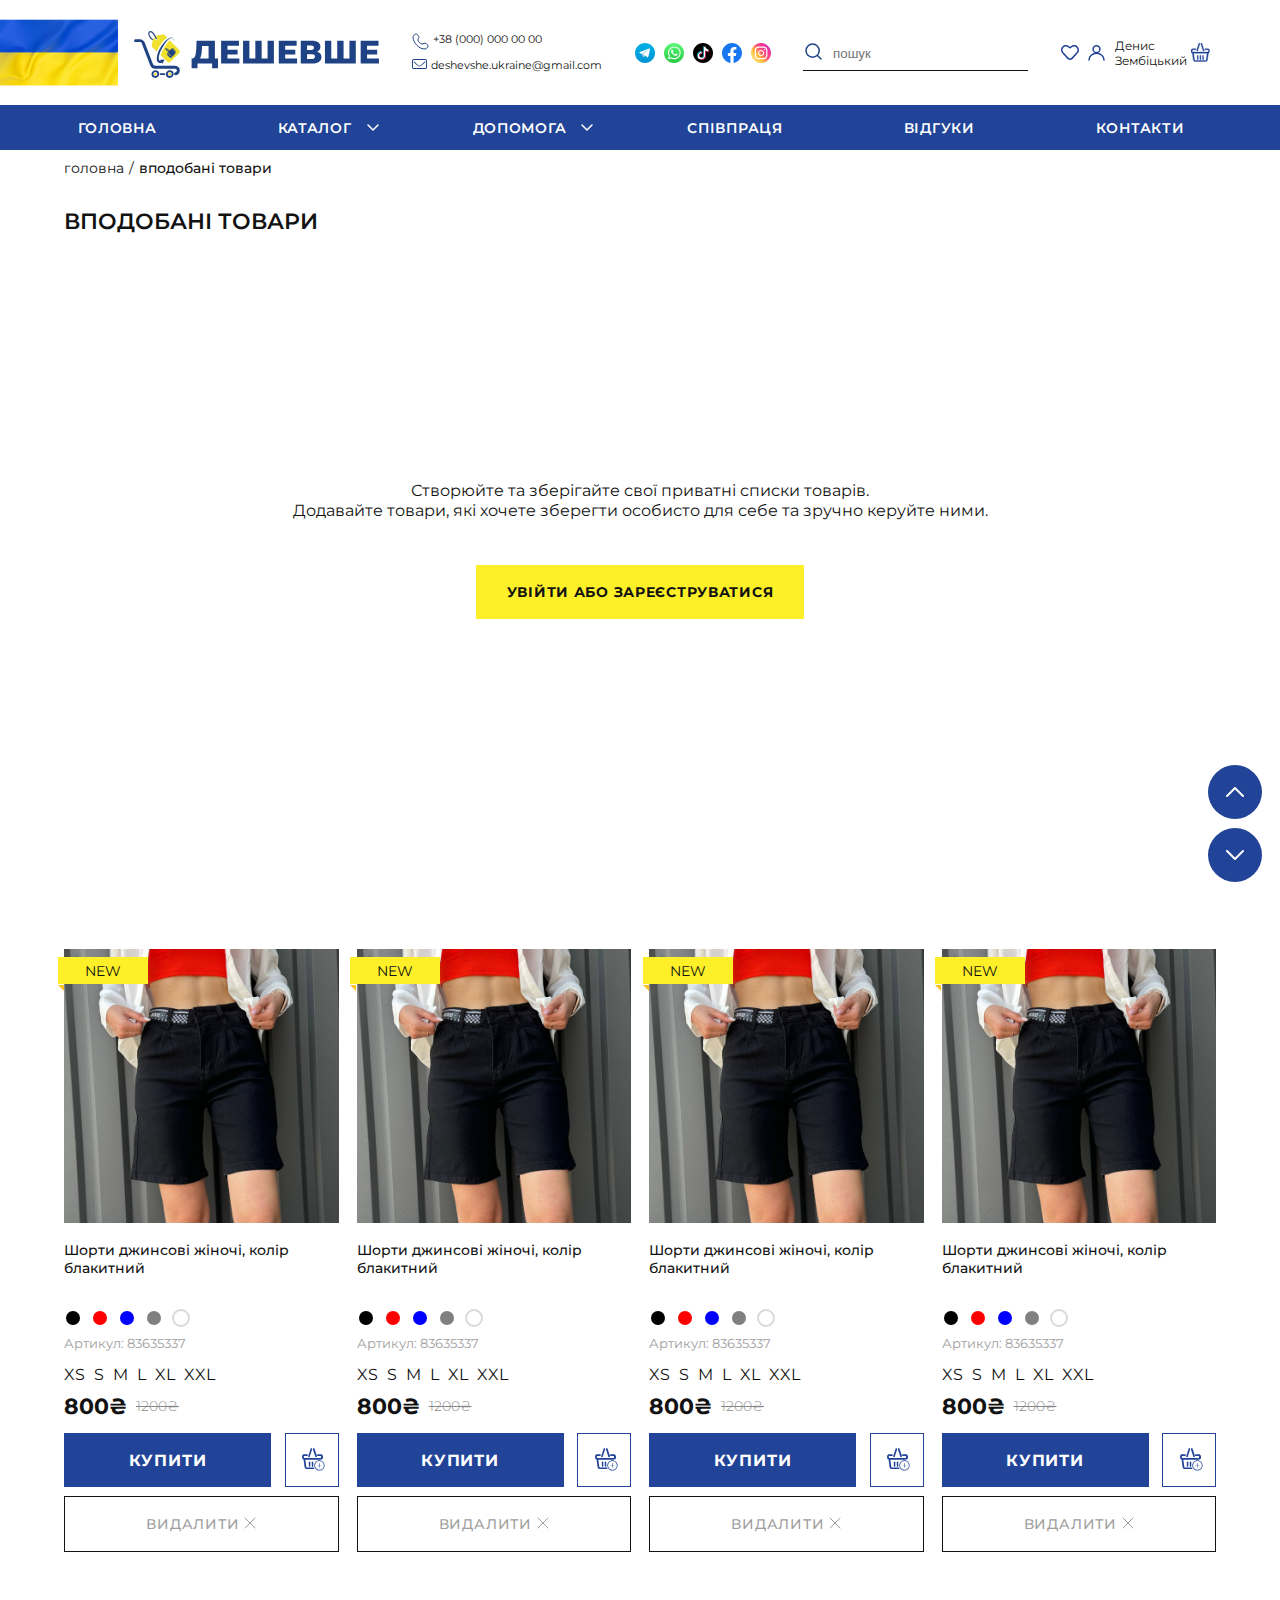
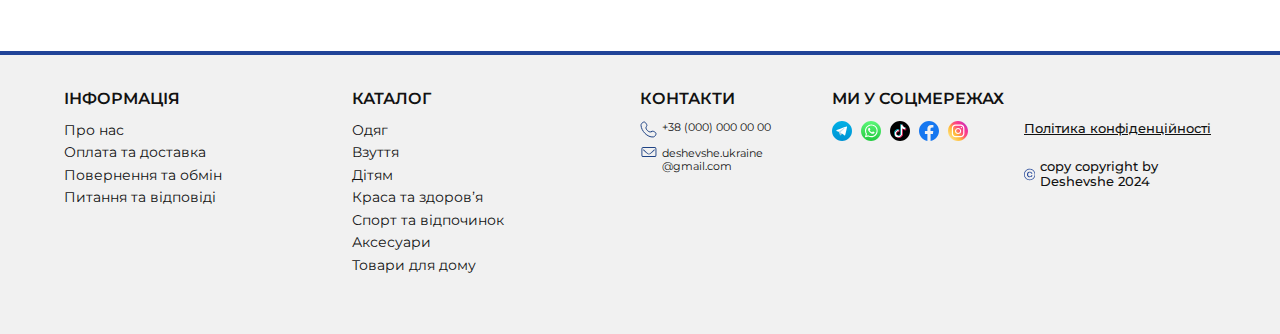
<file: docs/like-product.html>
<!DOCTYPE html><html lang="uk"><head><meta charset="UTF-8"><meta name="viewport" content="width=device-width, initial-scale=1.0, user-scalable=yes, maximum-scale=2.0"><link rel="preconnect" href="https://fonts.googleapis.com">
<link rel="preconnect" href="https://fonts.gstatic.com" crossorigin>
<link href="https://fonts.googleapis.com/css2?family=Montserrat:wght@100..900&display=swap" rel="stylesheet"><link rel="stylesheet" href="css/style.css"><title>Дешевше - інтернет магазин необхідних товарів для всієї родини</title></head><body id="body"><header><div class="fixed-header"><div class="wrapper d-flex header item-center"><div class="flex-between burger-logo item-center"><div class="logo flag-img"><a href="index.html"><img src="img/logo.svg" alt="logo"></a></div></div><div class="icon-mobile flex-between item-center"><div class="search-mobile"> <a href="#"> <svg xmlns="http://www.w3.org/2000/svg" width="11" height="11" viewBox="0 0 11 11" fill="none">
<circle cx="4.5" cy="4.5" r="4" stroke="#214498"/>
<path d="M9.64645 10.3536C9.84171 10.5488 10.1583 10.5488 10.3536 10.3536C10.5488 10.1583 10.5488 9.84171 10.3536 9.64645L9.64645 10.3536ZM7.14645 7.85355L9.64645 10.3536L10.3536 9.64645L7.85355 7.14645L7.14645 7.85355Z" fill="#214498"/>
</svg></a></div><p class="like-cta"> <a href="like-product.html "> <svg xmlns="http://www.w3.org/2000/svg" width="18" height="18" viewBox="0 0 18 15" fill="none">
<path fill-rule="evenodd" clip-rule="evenodd" d="M9 3.56603C8.60077 3.56603 8.21802 3.40688 7.93648 3.12383L7.31995 2.50396C5.98855 1.16536 3.83329 1.16536 2.50189 2.50396C1.20207 3.81081 1.16178 5.92042 2.41159 7.27666L7.56529 12.8692C8.34036 13.7103 9.65962 13.7103 10.4347 12.8692L15.5884 7.27663C16.8382 5.9204 16.7979 3.81079 15.4981 2.50394C14.1667 1.16535 12.0115 1.16535 10.6801 2.50395L10.0635 3.12383C9.78198 3.40688 9.39923 3.56603 9 3.56603ZM9.79432 1.27598C9.73401 1.33093 9.67473 1.38765 9.61655 1.44615L9 2.06603L8.38346 1.44616C8.32528 1.38767 8.26601 1.33095 8.2057 1.27601C6.27808 -0.480262 3.29803 -0.423545 1.43838 1.44616C-0.42795 3.32258 -0.485295 6.34658 1.30854 8.29316L6.46223 13.8857C7.83138 15.3714 10.1686 15.3714 11.5377 13.8857L16.6915 8.29313C18.4853 6.34656 18.4279 3.32256 16.5616 1.44614C14.702 -0.423554 11.7219 -0.480273 9.79432 1.27598Z" fill="#1E4284"/>
</svg></a></p><p class="cabinet-cta"><a href="#"><svg xmlns="http://www.w3.org/2000/svg" width="11" height="10" viewBox="0 0 11 10" fill="none">
<circle cx="5.5" cy="2.5" r="2" stroke="#214498"/>
<path d="M10 9C10 6.79086 7.98528 5 5.5 5C3.01472 5 1 6.79086 1 9" stroke="#214498" stroke-linecap="round"/>
</svg></a></p><p class="cart-cta"> <a href="basket.html"><svg xmlns="http://www.w3.org/2000/svg" width="10" height="10" viewBox="0 0 10 10" fill="none">
<g clip-path="url(#clip0_474_28)">
<path fill-rule="evenodd" clip-rule="evenodd" d="M3.17996 4.28995C3.02996 4.21995 2.95996 4.00995 3.01996 3.82995L4.15996 0.229953C4.21996 0.0399531 4.38996 -0.0500469 4.52996 0.0299531C4.67996 0.0999531 4.74996 0.309953 4.68996 0.489953L3.54996 4.08995C3.50996 4.22995 3.39996 4.31995 3.28996 4.31995C3.25996 4.31995 3.22996 4.31995 3.19996 4.30995C3.19996 4.29995 3.18996 4.29995 3.17996 4.28995Z" fill="#1E4284" stroke="#1E4284" stroke-width="0.2"/>
<path fill-rule="evenodd" clip-rule="evenodd" d="M6.45 4.08992L5.31 0.489924C5.25 0.309924 5.32 0.0999238 5.47 0.0299239C5.61 -0.0500761 5.78 0.0299239 5.84 0.229924L6.98 3.82992C7.04 4.00992 6.97 4.21992 6.82 4.28992C6.79 4.30992 6.75 4.31992 6.71 4.31992C6.6 4.31992 6.49 4.22992 6.45 4.08992Z" fill="#1E4284" stroke="#1E4284" stroke-width="0.2"/>
<path fill-rule="evenodd" clip-rule="evenodd" d="M3.29004 8.63998V6.83998C3.29004 6.63998 3.41004 6.47998 3.57004 6.47998C3.73004 6.47998 3.86004 6.63998 3.86004 6.83998V8.63998C3.86004 8.83998 3.73004 8.99998 3.57004 8.99998C3.41004 8.99998 3.29004 8.83998 3.29004 8.63998Z" fill="#1E4284" stroke="#1E4284" stroke-width="0.2"/>
<path fill-rule="evenodd" clip-rule="evenodd" d="M4.70996 8.63998V6.83998C4.70996 6.63998 4.83996 6.47998 4.99996 6.47998C5.15996 6.47998 5.28996 6.63998 5.28996 6.83998V8.63998C5.28996 8.83998 5.15996 8.99998 4.99996 8.99998C4.83996 8.99998 4.70996 8.83998 4.70996 8.63998Z" fill="#1E4284" stroke="#1E4284" stroke-width="0.2"/>
<path fill-rule="evenodd" clip-rule="evenodd" d="M6.14001 8.63998V6.83998C6.14001 6.63998 6.27001 6.47998 6.43001 6.47998C6.59001 6.47998 6.71001 6.63998 6.71001 6.83998V8.63998C6.71001 8.83998 6.59001 8.99998 6.43001 8.99998C6.27001 8.99998 6.14001 8.83998 6.14001 8.63998Z" fill="#1E4284" stroke="#1E4284" stroke-width="0.2"/>
<path fill-rule="evenodd" clip-rule="evenodd" d="M9 3H7.67C7.48 3 7.33 3.14 7.33 3.3C7.33 3.47 7.48 3.61 7.67 3.61H9C9.18 3.61 9.33 3.75 9.33 3.91V4.52C9.33 4.69 9.18 4.83 9 4.83H1C0.82 4.83 0.67 4.69 0.67 4.52V3.91C0.67 3.75 0.82 3.61 1 3.61H2.33C2.52 3.61 2.67 3.47 2.67 3.3C2.67 3.14 2.52 3 2.33 3H1C0.45 3 0 3.41 0 3.91V4.52C0 4.93 0.3 5.27 0.7 5.39L1.25 9.13C1.32 9.62 1.8 10 2.33 10H7.67C8.2 10 8.68 9.62 8.75 9.13L9.3 5.39C9.7 5.27 10 4.93 10 4.52V3.91C10 3.41 9.55 3 9 3ZM8.09 9.05C8.06 9.23 7.87 9.39 7.67 9.39H2.33C2.13 9.39 1.94 9.23 1.91 9.05L1.38 5.43H8.62L8.09 9.05Z" fill="#1E4284" stroke="#1E4284" stroke-width="0.2"/>
</g>
<defs>
<clipPath id="clip0_474_28">
<rect width="10" height="10" fill="white"/>
</clipPath>
</defs>
</svg></a></p></div><div class="contact decstop-contact"><p class="d-flex"><svg xmlns="http://www.w3.org/2000/svg" width="17" height="17" viewBox="0 0 17 17" fill="none">
<path d="M11.5 10.6012C9.50415 12.7018 4.41318 7.65653 6.41662 5.54795C7.63985 4.26052 6.25803 2.78923 5.49317 1.70778C4.0577 -0.321854 0.906427 2.48034 1.00213 4.26287C1.30394 9.88404 7.38462 16.5455 13.2729 15.9645C15.115 15.7827 17.2315 12.456 15.1186 11.2402C14.0621 10.6322 12.6118 9.43099 11.5 10.6012Z" stroke="#1E4284" stroke-linecap="round" stroke-linejoin="round"/>
</svg><a href="tel:+380000000000">+38 (000) 000 00 00 </a></p><p class="d-flex"><svg xmlns="http://www.w3.org/2000/svg" width="15" height="10" viewBox="0 0 15 10" fill="none">
<path fill-rule="evenodd" clip-rule="evenodd" d="M1.875 0.9375H13.125C13.6428 0.9375 14.0625 1.35723 14.0625 1.875V8.125C14.0625 8.64277 13.6428 9.0625 13.125 9.0625H1.875C1.35723 9.0625 0.9375 8.64277 0.9375 8.125V1.875C0.9375 1.35723 1.35723 0.9375 1.875 0.9375ZM0 1.875C0 0.839466 0.839466 0 1.875 0H13.125C14.1605 0 15 0.839466 15 1.875V8.125C15 9.16053 14.1605 10 13.125 10H1.875C0.839466 10 0 9.16053 0 8.125V1.875ZM2.35405 2.60864C2.19114 2.45844 1.93354 2.46476 1.77868 2.62277C1.62382 2.78078 1.63034 3.03063 1.79324 3.18083L4.81459 5.96661C4.81997 5.97157 4.82548 5.97638 4.83113 5.98105L4.85188 5.99819C5.40924 6.45856 5.85647 6.82796 6.25018 7.07894C6.65807 7.33896 7.05015 7.5 7.5 7.5C7.94985 7.5 8.34193 7.33896 8.74982 7.07894C9.14353 6.82796 9.59076 6.45856 10.1481 5.99819L10.1481 5.99819L10.1689 5.98104C10.1745 5.97638 10.18 5.97157 10.1854 5.96661L13.2068 3.18083C13.3697 3.03063 13.3762 2.78078 13.2213 2.62277C13.0665 2.46476 12.8089 2.45844 12.646 2.60864L9.63268 5.38698C9.05424 5.86474 8.64749 6.19945 8.30277 6.41921C7.96565 6.63411 7.73022 6.71053 7.5 6.71053C7.26978 6.71053 7.03435 6.63411 6.69723 6.41921C6.35251 6.19945 5.94576 5.86474 5.36733 5.38698L2.35405 2.60864Z" fill="#1E4284"/>
</svg><a href="mailto:deshevshe.ukraine@gmail.com">deshevshe.ukraine@gmail.com</a></p></div><div class="social-header"><div class="d-flex social-icon"><p><a href="https://t.me/"> <svg xmlns="http://www.w3.org/2000/svg" width="20" height="20" viewBox="0 0 20 20" fill="none">
<g clip-path="url(#clip0_213_16744)">
<path d="M10 20C15.5228 20 20 15.5228 20 10C20 4.47715 15.5228 0 10 0C4.47715 0 0 4.47715 0 10C0 15.5228 4.47715 20 10 20Z" fill="url(#paint0_linear_213_16744)"/>
<path d="M6.7998 10.7L7.9998 14C7.9998 14 8.0998 14.3 8.2998 14.3C8.4998 14.3 10.7998 11.8 10.7998 11.8L13.3998 6.7L6.7998 9.9V10.7Z" fill="#C1DAEA"/>
<path d="M8.29966 11.6L8.09966 14C8.09966 14 7.99966 14.7 8.69966 14C9.39966 13.3 10.1997 12.7 10.1997 12.7L8.29966 11.6Z" fill="#9CC6D9"/>
<path d="M6.8001 10.8L4.4001 10C4.4001 10 4.1001 9.9 4.2001 9.6C4.2001 9.5 4.3001 9.5 4.4001 9.4C4.9001 9 14.4001 5.6 14.4001 5.6C14.4001 5.6 14.7001 5.5 14.8001 5.6C14.9001 5.6 14.9001 5.7 15.0001 5.8C15.0001 5.8 15.0001 5.9 15.0001 6C15.0001 6.1 15.0001 6.1 15.0001 6.2C14.9001 7.1 13.2001 14.1 13.2001 14.1C13.2001 14.1 13.1001 14.5 12.7001 14.5C12.6001 14.5 12.4001 14.5 12.2001 14.3C11.5001 13.7 9.0001 12 8.4001 11.6C8.4001 11.6 8.4001 11.6 8.4001 11.5V11.4C8.4001 11.4 12.8001 7.5 12.9001 7.1C12.9001 7.1 12.9001 7.1 12.8001 7.1C12.5001 7.2 7.5001 10.4 6.9001 10.7C6.9001 10.9 6.8001 10.8 6.8001 10.8Z" fill="white"/>
</g>
<defs>
<linearGradient id="paint0_linear_213_16744" x1="10" y1="20" x2="10" y2="0" gradientUnits="userSpaceOnUse">
<stop stop-color="#0093D4"/>
<stop offset="1" stop-color="#00B0E5"/>
</linearGradient>
<clipPath id="clip0_213_16744">
<rect width="20" height="20" fill="white"/>
</clipPath>
</defs>
</svg></a></p><p><a href="whatsapp://send?phone=+12345678910"> <svg xmlns="http://www.w3.org/2000/svg" width="20" height="20" viewBox="0 0 20 20" fill="none">
<g clip-path="url(#clip0_213_16752)">
<path d="M10 20C15.5228 20 20 15.5228 20 10C20 4.47715 15.5228 0 10 0C4.47715 0 0 4.47715 0 10C0 15.5228 4.47715 20 10 20Z" fill="url(#paint0_linear_213_16752)"/>
<path fill-rule="evenodd" clip-rule="evenodd" d="M14.8004 5.3C13.6004 4.1 12.0004 3.4 10.3004 3.4C6.80039 3.5 4.00039 6.3 4.00039 9.8C4.00039 10.9 4.30039 12 4.80039 13L3.90039 16.3L7.30039 15.4C8.20039 15.9 9.30039 16.2 10.3004 16.2C13.8004 16.2 16.6004 13.4 16.6004 9.9C16.7004 8.1 16.0004 6.5 14.8004 5.3ZM10.3004 15.1C9.40039 15.1 8.40039 14.8 7.60039 14.4L7.40039 14.3L5.40039 14.8L6.00039 12.8L5.90039 12.6C5.30039 11.8 5.00039 10.8 5.10039 9.8C5.10039 6.9 7.50039 4.5 10.4004 4.5C11.8004 4.5 13.1004 5 14.1004 6C15.1004 7 15.6004 8.3 15.6004 9.7C15.6004 12.7 13.2004 15.1 10.3004 15.1ZM13.2004 11.1C13.0004 11 12.3004 10.6 12.1004 10.6C12.0004 10.5 11.8004 10.5 11.7004 10.7C11.6004 10.9 11.3004 11.2 11.2004 11.3C11.1004 11.4 11.0004 11.4 10.9004 11.3C10.7004 11.2 10.2004 11.1 9.60039 10.5C9.10039 10.1 8.80039 9.6 8.70039 9.4C8.60039 9.2 8.70039 9.2 8.80039 9.1C8.90039 9.1 9.00039 9 9.10039 8.9C9.20039 8.8 9.20039 8.7 9.30039 8.6C9.40039 8.5 9.30039 8.4 9.30039 8.3C9.30039 8.2 8.90039 7.4 8.80039 7.1C8.60039 6.8 8.50039 6.9 8.40039 6.9C8.30039 6.9 8.20039 6.9 8.10039 6.9C8.00039 6.9 7.80039 6.9 7.70039 7.1C7.50039 7.2 7.10039 7.6 7.10039 8.4C7.10039 9.2 7.70039 9.9 7.70039 10C7.80039 10.1 8.80039 11.7 10.4004 12.4C10.8004 12.6 11.1004 12.7 11.3004 12.7C11.7004 12.8 12.0004 12.8 12.3004 12.8C12.6004 12.8 13.2004 12.4 13.4004 12C13.5004 11.6 13.5004 11.3 13.5004 11.2C13.5004 11.2 13.4004 11.2 13.2004 11.1Z" fill="white"/>
</g>
<defs>
<linearGradient id="paint0_linear_213_16752" x1="10" y1="18.547" x2="10" y2="-1.453" gradientUnits="userSpaceOnUse">
<stop stop-color="#27CD44"/>
<stop offset="1" stop-color="#5FFB7C"/>
</linearGradient>
<clipPath id="clip0_213_16752">
<rect width="20" height="20" fill="white"/>
</clipPath>
</defs>
</svg></a></p><p><a href=""> <svg xmlns="http://www.w3.org/2000/svg" width="20" height="20" viewBox="0 0 20 20" fill="none">
<g clip-path="url(#clip0_213_16759)">
<path d="M10 20C15.5228 20 20 15.5228 20 10C20 4.47715 15.5228 0 10 0C4.47715 0 0 4.47715 0 10C0 15.5228 4.47715 20 10 20Z" fill="black"/>
<path d="M7.29961 14C7.39961 14.1 7.49961 14.2 7.59961 14.3C7.89961 14.6 8.29961 14.7 8.69961 14.7C9.69961 14.8 10.5996 14 10.6996 13V12.9C10.6996 9.9 10.6996 6.9 10.6996 3.9C10.6996 3.7 10.6996 3.7 10.8996 3.7C11.3996 3.7 11.7996 3.7 12.2996 3.7H12.3996V3.8C12.5996 4.6 12.9996 5.2 13.6996 5.7L13.7996 5.8C13.7996 5.8 13.8996 5.8 13.8996 5.9C13.9996 6 14.0996 6.1 14.1996 6.1C14.5996 6.4 14.9996 6.6 15.3996 6.7H15.4996V6.8C15.4996 7.3 15.4996 7.9 15.4996 8.4C15.4996 8.5 15.4996 8.5 15.3996 8.5C14.9996 8.5 14.5996 8.4 14.2996 8.4C13.6996 8.3 13.0996 8 12.4996 7.6C12.4996 7.6 12.3996 7.5 12.3996 7.6V7.7C12.3996 9.2 12.3996 10.7 12.3996 12.2C12.3996 13.2 12.0996 14.2 11.3996 15C10.6996 15.8 9.79961 16.3 8.69961 16.5C7.89961 16.6 6.99961 16.5 6.29961 16.1C6.19961 16 6.09961 16 5.89961 15.9L5.79961 15.8C5.49961 15.6 5.39961 15.3 5.19961 15C4.89961 14.6 4.79961 14.1 4.69961 13.6C4.69961 13.3 4.59961 13 4.59961 12.7C4.69961 11.7 4.99961 10.9 5.59961 10.2C6.09961 9.6 6.79961 9.2 7.49961 8.9C7.79961 8.8 8.09961 8.7 8.49961 8.7C8.59961 8.7 8.59961 8.7 8.69961 8.7H8.79961V8.8C8.79961 9.3 8.79961 9.9 8.79961 10.4C8.79961 10.4 8.79961 10.4 8.79961 10.5C8.79961 10.6 8.79961 10.6 8.69961 10.6C8.59961 10.6 8.39961 10.5 8.29961 10.5C8.09961 10.5 7.79961 10.5 7.59961 10.6C6.89961 10.9 6.39961 11.4 6.29961 12.2C6.19961 13 6.49961 13.6 7.09961 14C7.19961 13.9 7.29961 14 7.29961 14Z" fill="white"/>
<path d="M5.90039 15.9C6.40039 16.2 7.00039 16.4 7.50039 16.5C7.80039 16.5 8.10039 16.6 8.30039 16.5C9.20039 16.5 10.1004 16.1 10.8004 15.5C11.5004 14.9 12.0004 14.2 12.2004 13.3C12.3004 13 12.3004 12.7 12.3004 12.5C12.3004 12.3 12.3004 12.2 12.3004 12C12.3004 10.6 12.3004 9.2 12.3004 7.8V7.7H12.4004C12.9004 8 13.4004 8.3 14.0004 8.5C14.3004 8.6 14.7004 8.6 15.0004 8.7C15.1004 8.7 15.3004 8.7 15.4004 8.7C15.5004 8.7 15.5004 8.7 15.5004 8.6C15.5004 8.5 15.5004 8.5 15.5004 8.4C15.5004 7.9 15.5004 7.4 15.5004 7V6.9C15.6004 6.9 15.8004 6.9 15.9004 7C16.0004 7 16.1004 7 16.1004 7C16.1004 7 16.2004 7 16.2004 7.1C16.2004 7.8 16.2004 8.5 16.2004 9.2C16.2004 9.3 16.2004 9.3 16.1004 9.3C15.9004 9.3 15.7004 9.3 15.5004 9.3C15.1004 9.2 14.6004 9.1 14.2004 9C13.8004 8.8 13.4004 8.6 13.1004 8.4C13.1004 8.4 13.1004 8.4 13.0004 8.3V8.4C13.0004 9.9 13.0004 11.4 13.0004 12.9C13.0004 13.7 12.8004 14.5 12.4004 15.1C11.9004 15.9 11.2004 16.5 10.2004 16.8C9.60039 17 9.10039 17.1 8.50039 17C7.60039 17 6.70039 16.6 5.90039 15.9Z" fill="#EC1655"/>
<path d="M12.5004 3.8C12.4004 3.8 12.4004 3.8 12.5004 3.8C11.9004 3.8 11.4004 3.8 10.9004 3.8C10.8004 3.8 10.8004 3.8 10.8004 3.9C10.8004 6.9 10.8004 9.9 10.8004 12.8C10.8004 13 10.8004 13.2 10.7004 13.4C10.5004 14.1 10.0004 14.6 9.30039 14.7C8.50039 14.9 7.90039 14.6 7.40039 14C7.50039 14.1 7.70039 14.1 7.90039 14.1C8.40039 14.2 8.90039 14.1 9.30039 13.9C9.80039 13.6 10.1004 13.1 10.2004 12.6C10.2004 12.5 10.2004 12.4 10.2004 12.3C10.2004 9.3 10.2004 6.3 10.2004 3.4C10.2004 3.3 10.2004 3.3 10.3004 3.3C11.0004 3.3 11.7004 3.3 12.4004 3.3C12.5004 3.3 12.5004 3.3 12.5004 3.4C12.4004 3.4 12.4004 3.6 12.5004 3.8Z" fill="#0CBAC6"/>
<path d="M8.8 8.70001C8.4 8.70001 8 8.70001 7.6 8.90001C7 9.10001 6.5 9.40001 6 9.80001C5.4 10.3 5 11 4.8 11.8C4.7 12.1 4.7 12.4 4.7 12.6C4.7 12.8 4.7 12.9 4.7 13.1C4.7 13.6 4.8 14 5 14.5C5.2 15 5.5 15.4 5.8 15.8C5.7 15.8 5.7 15.7 5.6 15.6C4.9 15.1 4.4 14.4 4.2 13.5C4.1 13.3 4 13 4 12.7C4 12.5 4 12.3 4 12C4 11.5 4.2 11 4.4 10.6C4.6 10.1 4.9 9.70001 5.3 9.30001C5.7 8.90001 6.2 8.50001 6.8 8.30001C7.2 8.20001 7.5 8.10001 7.9 8.10001C8.2 8.10001 8.5 8.10001 8.7 8.10001C8.7 8.10001 8.8 8.10001 8.8 8.20001C8.8 8.30001 8.8 8.50001 8.8 8.70001Z" fill="#0CBAC6"/>
<path d="M7.29997 14C7.09997 13.9 6.99997 13.8 6.89997 13.7C6.59997 13.4 6.39997 13 6.29997 12.5C6.19997 11.5 6.79997 10.7 7.59997 10.4C7.99997 10.3 8.29997 10.3 8.69997 10.4C8.69997 10.4 8.69997 10.4 8.79997 10.4V10.3C8.79997 9.80001 8.79997 9.20001 8.79997 8.70001V8.60001C8.99997 8.60001 9.19997 8.60001 9.39997 8.60001C9.39997 9.30001 9.39997 10 9.39997 10.8V10.9C9.29997 10.9 9.19997 10.9 9.09997 10.8C8.49997 10.7 7.99997 10.9 7.59997 11.2C7.19997 11.5 6.99997 11.9 6.89997 12.4C6.89997 13.1 6.99997 13.5 7.29997 14Z" fill="#EC1655"/>
<path d="M13.9004 5.9C13.7004 5.8 13.5004 5.6 13.3004 5.4C12.8004 4.9 12.6004 4.4 12.4004 3.8C12.6004 3.8 12.8004 3.8 13.0004 3.8C13.0004 4.3 13.2004 4.8 13.4004 5.3C13.6004 5.5 13.7004 5.7 13.9004 5.9Z" fill="#EC1655"/>
<path d="M15.6 6.9C15 6.8 14.6 6.5 14.1 6.2C14.1 6.1 14 6 14 6C14 6 14 6 14.1 6C14.4 6.2 14.8 6.3 15.2 6.4C15.3 6.4 15.5 6.4 15.7 6.4C15.8 6.4 15.8 6.4 15.8 6.5C15.6 6.6 15.6 6.7 15.6 6.9Z" fill="#0CBAC6"/>
</g>
<defs>
<clipPath id="clip0_213_16759">
<rect width="20" height="20" fill="white"/>
</clipPath>
</defs>
</svg></a></p><p><a href=""> <svg xmlns="http://www.w3.org/2000/svg" width="20" height="20" viewBox="0 0 20 20" fill="none">
<g clip-path="url(#clip0_213_16771)">
<path d="M10 0C4.5 0 0 4.5 0 10C0 15 3.7 19.1 8.4 19.9V12.9H5.9V10H8.4V7.8C8.4 5.3 9.9 3.9 12.2 3.9C13.3 3.9 14.4 4.1 14.4 4.1V6.6H13.1C11.9 6.6 11.5 7.4 11.5 8.2V10H14.3L13.9 12.9H11.6V19.9C16.3 19.1 20 15 20 10C20 4.5 15.5 0 10 0Z" fill="#1677F0"/>
</g>
<defs>
<clipPath id="clip0_213_16771">
<rect width="20" height="20" fill="white"/>
</clipPath>
</defs>
</svg></a></p><p><a href=""> <svg xmlns="http://www.w3.org/2000/svg" width="20" height="20" viewBox="0 0 20 20" fill="none">
<g clip-path="url(#clip0_213_16773)">
<path d="M10.0002 18.7C14.8603 18.7 18.8002 14.7601 18.8002 9.9C18.8002 5.03989 14.8603 1.1 10.0002 1.1C5.14009 1.1 1.2002 5.03989 1.2002 9.9C1.2002 14.7601 5.14009 18.7 10.0002 18.7Z" fill="white"/>
<path d="M10 20C4.5 20 0 15.5 0 10C0 4.5 4.5 0 10 0C15.5 0 20 4.5 20 10C20 15.5 15.5 20 10 20ZM13.4 5.9C13 5.9 12.7 6.2 12.7 6.6C12.7 7 13 7.3 13.4 7.3C13.8 7.3 14.1 7 14.1 6.6C14.1 6.2 13.8 5.9 13.4 5.9ZM10.1 6.9C8.4 6.9 7 8.3 7 10C7 11.7 8.4 13.1 10.1 13.1C11.8 13.1 13.2 11.7 13.2 10C13.2 8.3 11.8 6.9 10.1 6.9ZM10.1 12C9 12 8.1 11.1 8.1 10C8.1 8.9 9 8 10.1 8C11.2 8 12.1 8.9 12.1 10C12.1 11.1 11.2 12 10.1 12ZM16.4 7.4C16.4 5.3 14.7 3.6 12.6 3.6H7.6C5.5 3.6 3.8 5.3 3.8 7.4V12.4C3.8 14.5 5.5 16.2 7.6 16.2H12.6C14.7 16.2 16.4 14.5 16.4 12.4V7.4ZM15.2 12.4C15.2 13.8 14 15 12.6 15H7.6C6.1 15 5 13.9 5 12.4V7.4C5 6 6.1 4.8 7.6 4.8H12.6C14 4.8 15.2 6 15.2 7.4V12.4Z" fill="url(#paint0_linear_213_16773)"/>
</g>
<defs>
<linearGradient id="paint0_linear_213_16773" x1="1.92" y1="16.88" x2="26.7298" y2="-4.2452" gradientUnits="userSpaceOnUse">
<stop offset="0.0011048" stop-color="#FFE185"/>
<stop offset="0.2094" stop-color="#FFBB36"/>
<stop offset="0.3765" stop-color="#FF5176"/>
<stop offset="0.5238" stop-color="#F63395"/>
<stop offset="0.7394" stop-color="#A436D2"/>
<stop offset="1" stop-color="#5F4EED"/>
</linearGradient>
<clipPath id="clip0_213_16773">
<rect width="20" height="20" fill="white"/>
</clipPath>
</defs>
</svg></a></p></div></div><div class="search-block"><form action="#" method="post"><label for="search"><input type="text" id="search" name="search" placeholder="пошук"></label><button class="serch" type="submit"><svg xmlns="http://www.w3.org/2000/svg" width="17" height="17" viewBox="0 0 17 17" fill="none">
<path d="M16 16L12.4706 12.4706M14.2353 7.61765C14.2353 11.2725 11.2725 14.2353 7.61765 14.2353C3.96282 14.2353 1 11.2725 1 7.61765C1 3.96282 3.96282 1 7.61765 1C11.2725 1 14.2353 3.96282 14.2353 7.61765Z" stroke="#1E4284" stroke-width="1.5" stroke-linecap="round" stroke-linejoin="round"/>
</svg></button></form></div><div class="header-btn flex-between decstop-cart item-center"><p class="like-cta"> <a href="like-product.html "> <svg xmlns="http://www.w3.org/2000/svg" width="18" height="18" viewBox="0 0 18 15" fill="none">
<path fill-rule="evenodd" clip-rule="evenodd" d="M9 3.56603C8.60077 3.56603 8.21802 3.40688 7.93648 3.12383L7.31995 2.50396C5.98855 1.16536 3.83329 1.16536 2.50189 2.50396C1.20207 3.81081 1.16178 5.92042 2.41159 7.27666L7.56529 12.8692C8.34036 13.7103 9.65962 13.7103 10.4347 12.8692L15.5884 7.27663C16.8382 5.9204 16.7979 3.81079 15.4981 2.50394C14.1667 1.16535 12.0115 1.16535 10.6801 2.50395L10.0635 3.12383C9.78198 3.40688 9.39923 3.56603 9 3.56603ZM9.79432 1.27598C9.73401 1.33093 9.67473 1.38765 9.61655 1.44615L9 2.06603L8.38346 1.44616C8.32528 1.38767 8.26601 1.33095 8.2057 1.27601C6.27808 -0.480262 3.29803 -0.423545 1.43838 1.44616C-0.42795 3.32258 -0.485295 6.34658 1.30854 8.29316L6.46223 13.8857C7.83138 15.3714 10.1686 15.3714 11.5377 13.8857L16.6915 8.29313C18.4853 6.34656 18.4279 3.32256 16.5616 1.44614C14.702 -0.423554 11.7219 -0.480273 9.79432 1.27598Z" fill="#1E4284"/>
</svg></a></p><p class="cabinet-cta"> <a class="d-flex item-center" href="#"><svg xmlns="http://www.w3.org/2000/svg" width="17" height="16" viewBox="0 0 17 16" fill="none">
<circle cx="8.50016" cy="4.16667" r="3.41667" stroke="none" stroke-width="1.5"/>
<path d="M16 14.9999C16 11.318 12.6421 8.33325 8.5 8.33325C4.35786 8.33325 1 11.318 1 14.9999" stroke="#1E4284" stroke-width="1.5" stroke-linecap="round"/>
</svg><span class="name-autorization">Денис Зембіцький</span></a></p><p class="cart-cta"> <a href="basket.html"><svg xmlns="http://www.w3.org/2000/svg" viewBox="0 0 20 15" fill="none">
<g clip-path="url(#clip0_2001_1242)">
<path fill-rule="evenodd" clip-rule="evenodd" d="M4.77019 6.43505C4.54519 6.33005 4.44019 6.01505 4.53019 5.74505L6.24019 0.345052C6.33019 0.0600517 6.58519 -0.0749483 6.79519 0.0450517C7.02019 0.150052 7.12519 0.465052 7.03519 0.735052L5.32519 6.13505C5.26519 6.34505 5.10019 6.48005 4.93519 6.48005C4.89019 6.48005 4.84519 6.48005 4.80019 6.46505C4.80019 6.45005 4.78519 6.45005 4.77019 6.43505Z" fill="#none" stroke="#none" stroke-width="0.3"/>
<path fill-rule="evenodd" clip-rule="evenodd" d="M9.67476 6.13501L7.96476 0.735008C7.87476 0.465008 7.97976 0.150008 8.20476 0.0450078C8.41476 -0.0749922 8.66976 0.0450079 8.75976 0.345008L10.4698 5.74501C10.5598 6.01501 10.4548 6.33001 10.2298 6.43501C10.1848 6.46501 10.1248 6.48001 10.0648 6.48001C9.89976 6.48001 9.73476 6.34501 9.67476 6.13501Z" fill="#none" stroke="#none" stroke-width="0.3"/>
<path fill-rule="evenodd" clip-rule="evenodd" d="M4.93506 12.96V10.26C4.93506 9.95997 5.11506 9.71997 5.35506 9.71997C5.59506 9.71997 5.79006 9.95997 5.79006 10.26V12.96C5.79006 13.26 5.59506 13.5 5.35506 13.5C5.11506 13.5 4.93506 13.26 4.93506 12.96Z" fill="#none" stroke="#none" stroke-width="0.2"/>
<path fill-rule="evenodd" clip-rule="evenodd" d="M7.06494 12.96V10.26C7.06494 9.95997 7.25994 9.71997 7.49994 9.71997C7.73994 9.71997 7.93494 9.95997 7.93494 10.26V12.96C7.93494 13.26 7.73994 13.5 7.49994 13.5C7.25994 13.5 7.06494 13.26 7.06494 12.96Z" fill="#none" stroke="#none" stroke-width="0.2"/>
<path fill-rule="evenodd" clip-rule="evenodd" d="M9.20996 12.96V10.26C9.20996 9.95997 9.40496 9.71997 9.64496 9.71997C9.88496 9.71997 10.065 9.95997 10.065 10.26V12.96C10.065 13.26 9.88496 13.5 9.64496 13.5C9.40496 13.5 9.20996 13.26 9.20996 12.96Z" fill="#none" stroke="#none" stroke-width="0.2"/>
<path fill-rule="evenodd" clip-rule="evenodd" d="M13.5 4.5H11.505C11.22 4.5 10.995 4.71 10.995 4.95C10.995 5.205 11.22 5.415 11.505 5.415H13.5C13.77 5.415 13.995 5.625 13.995 5.865V6.78C13.995 7.035 13.77 7.245 13.5 7.245H1.5C1.23 7.245 1.005 7.035 1.005 6.78V5.865C1.005 5.625 1.23 5.415 1.5 5.415H3.495C3.78 5.415 4.005 5.205 4.005 4.95C4.005 4.71 3.78 4.5 3.495 4.5H1.5C0.675 4.5 0 5.115 0 5.865V6.78C0 7.395 0.45 7.905 1.05 8.085L1.875 13.695C1.98 14.43 2.7 15 3.495 15H11.505C12.3 15 13.02 14.43 13.125 13.695L13.95 8.085C14.55 7.905 15 7.395 15 6.78V5.865C15 5.115 14.325 4.5 13.5 4.5ZM12.135 13.575C12.09 13.845 11.805 14.085 11.505 14.085H3.495C3.195 14.085 2.91 13.845 2.865 13.575L2.07 8.145H12.93L12.135 13.575Z" fill="#none" stroke="#none" stroke-width="0.3"/>
</g>
<defs>
<clipPath id="clip0_2001_1242">
<rect width="15" height="15" fill="white"/>
</clipPath>
</defs>
</svg></a></p></div><div class="burger burger-fix" id="burger"><span class="bord"></span></div><div class="black-fon-popup black-fon-reg"></div><div class="popup-cabinet"><div class="registration"><a class="cancel-popup-cabinet" href="#"> <svg xmlns="http://www.w3.org/2000/svg" width="22" height="22" viewBox="0 0 22 22" fill="none">
<path d="M20.9999 1.00008L1 21M0.999915 1L20.9998 20.9999" stroke="#D9D9D9" stroke-width="2" stroke-linecap="round" stroke-linejoin="round"/>
</svg></a><h2>особистий кабінет</h2><div class="d-flex item-center cta-reg"><a class="entry active-link" href="#">вхід</a><a class="registration" href="#">Реєстрація</a></div><hr class="reg-hr"><div class="entry-form active-form"><form action="#"><p> <label for="emailEntry">E-mail</label><input type="email" name="emailEntry" id="emailEntry" placeholder="Ваш e-mail" required autocomplete="username"></p><p> <label for="passwordEntry">Пароль</label><input class="password" type="password" id="passwordEntry" name="passwordEntry" placeholder="Ваш пароль" required autocomplete="current-password" minlength="6" maxlength="25"><a class="eye closeEye" href="#" data-target="passwordEntry"><svg class="openEye" xmlns="http://www.w3.org/2000/svg" width="17" height="12" viewBox="0 0 17 12" fill="none">
<path d="M1.39258 7.004C1.19843 6.7376 1.10136 6.6044 1.03454 6.3467C0.988487 6.16909 0.988487 5.83091 1.03454 5.6533C1.10136 5.3956 1.19843 5.2624 1.39258 4.996C2.45644 3.5362 4.78758 1 8.14286 1C11.4981 1 13.8293 3.5362 14.8931 4.996C15.0873 5.2624 15.1844 5.3956 15.2512 5.6533C15.2972 5.83091 15.2972 6.16909 15.2512 6.3467C15.1844 6.6044 15.0873 6.7376 14.8931 7.004C13.8293 8.4638 11.4981 11 8.14286 11C4.78758 11 2.45644 8.4638 1.39258 7.004Z" stroke="#D9D9D9" stroke-width="1.5" stroke-linecap="round" stroke-linejoin="round"/>
<path d="M8.14244 7.42857C8.93142 7.42857 9.57101 6.78898 9.57101 6C9.57101 5.21102 8.93142 4.57143 8.14244 4.57143C7.35346 4.57143 6.71387 5.21102 6.71387 6C6.71387 6.78898 7.35346 7.42857 8.14244 7.42857Z" stroke="#D9D9D9" stroke-width="1.5" stroke-linecap="round" stroke-linejoin="round"/>
</svg></a></p><a href="#">Забули пароль?</a><button class="yellow-cta btn-card contact-cta" type="submit">увійти </button></form></div><div class="registration-form"> <form action="#"> <p> <label for="nameReg">Імʼя та прізвище</label><input type="text" name="nameReg" placeholder="Ваше імʼя та прізвище" required maxlength="50"></p><p> <label for="emailReg">E-mail</label><input type="email" name="emailReg" placeholder="Ваш e-mail" required autocomplete="username" maxlength="50"></p><p> <label for="passwordReg">Пароль<span>(Пароль повинен бути не менше 6 символів)</span></label><input class="password" type="password" id="passwordReg" name="passwordReg" placeholder="Ваш пароль" required autocomplete="new-password" minlength="6" maxlength="25"><a class="eye closeEye" href="#" data-target="passwordReg"><svg class="openEye" xmlns="http://www.w3.org/2000/svg" width="17" height="12" viewBox="0 0 17 12" fill="none">
<path d="M1.39258 7.004C1.19843 6.7376 1.10136 6.6044 1.03454 6.3467C0.988487 6.16909 0.988487 5.83091 1.03454 5.6533C1.10136 5.3956 1.19843 5.2624 1.39258 4.996C2.45644 3.5362 4.78758 1 8.14286 1C11.4981 1 13.8293 3.5362 14.8931 4.996C15.0873 5.2624 15.1844 5.3956 15.2512 5.6533C15.2972 5.83091 15.2972 6.16909 15.2512 6.3467C15.1844 6.6044 15.0873 6.7376 14.8931 7.004C13.8293 8.4638 11.4981 11 8.14286 11C4.78758 11 2.45644 8.4638 1.39258 7.004Z" stroke="#D9D9D9" stroke-width="1.5" stroke-linecap="round" stroke-linejoin="round"/>
<path d="M8.14244 7.42857C8.93142 7.42857 9.57101 6.78898 9.57101 6C9.57101 5.21102 8.93142 4.57143 8.14244 4.57143C7.35346 4.57143 6.71387 5.21102 6.71387 6C6.71387 6.78898 7.35346 7.42857 8.14244 7.42857Z" stroke="#D9D9D9" stroke-width="1.5" stroke-linecap="round" stroke-linejoin="round"/>
</svg></a></p><p> <label for="passwordReg2">Повторіть пароль</label><input class="password" type="password" id="passwordReg2" name="passwordReg2" placeholder="Ваш пароль" required autocomplete="new-password" minlength="6" maxlength="25"><a class="eye closeEye" href="#" data-target="passwordReg2"><svg class="openEye" xmlns="http://www.w3.org/2000/svg" width="17" height="12" viewBox="0 0 17 12" fill="none">
<path d="M1.39258 7.004C1.19843 6.7376 1.10136 6.6044 1.03454 6.3467C0.988487 6.16909 0.988487 5.83091 1.03454 5.6533C1.10136 5.3956 1.19843 5.2624 1.39258 4.996C2.45644 3.5362 4.78758 1 8.14286 1C11.4981 1 13.8293 3.5362 14.8931 4.996C15.0873 5.2624 15.1844 5.3956 15.2512 5.6533C15.2972 5.83091 15.2972 6.16909 15.2512 6.3467C15.1844 6.6044 15.0873 6.7376 14.8931 7.004C13.8293 8.4638 11.4981 11 8.14286 11C4.78758 11 2.45644 8.4638 1.39258 7.004Z" stroke="#D9D9D9" stroke-width="1.5" stroke-linecap="round" stroke-linejoin="round"/>
<path d="M8.14244 7.42857C8.93142 7.42857 9.57101 6.78898 9.57101 6C9.57101 5.21102 8.93142 4.57143 8.14244 4.57143C7.35346 4.57143 6.71387 5.21102 6.71387 6C6.71387 6.78898 7.35346 7.42857 8.14244 7.42857Z" stroke="#D9D9D9" stroke-width="1.5" stroke-linecap="round" stroke-linejoin="round"/>
</svg></a></p><button class="yellow-cta btn-card contact-cta" type="submit">зареєструватися </button></form></div></div></div></div><div class="black-fon"></div><div class="header-navigation"> <nav class="wrapper"><ul class="navigation-menu-catalog"><li class="mobile-head-menu"> <span>меню</span><span class="cancel-menu"><svg width="15.026367" height="15.036133" viewBox="0 0 15.0264 15.0361" fill="#fff" xmlns="http://www.w3.org/2000/svg" xmlns:xlink="http://www.w3.org/1999/xlink"><path id="видалити" d="M0.424805 0.29834C0.819336 -0.0993652 1.43848 -0.0993652 1.83301 0.29834L7.51367 6.03198L13.1943 0.29834C13.5879 -0.0993652 14.208 -0.0993652 14.6016 0.29834C14.9961 0.696289 14.9961 1.32129 14.6016 1.71924L8.9209 7.45288L14.7314 13.3171C15.125 13.7148 15.125 14.3401 14.7314 14.7378C14.3369 15.1355 13.7178 15.1355 13.3232 14.7378L7.51367 8.87354L1.70312 14.7378C1.30957 15.1355 0.689453 15.1355 0.295898 14.7378C-0.0986328 14.3401 -0.0986328 13.7148 0.295898 13.3171L6.10547 7.45288L0.424805 1.71924C0.03125 1.32129 0.03125 0.696289 0.424805 0.29834Z" clip-rule="evenodd" fill-opacity="1.000000" fill-rule="evenodd"></path></svg></span></li><li><a class="d-block" href="index.html">головна</a></li><li><a class="down-menu" href="javascript:void(0)">каталог<svg class="position-center" xmlns="http://www.w3.org/2000/svg" width="12" height="8" viewBox="0 0 12 8" fill="none">
<path d="M1 1L6 6L11 1" stroke-width="1.5" stroke-linecap="round"/>
</svg></a><div class="sub-menu-main mobile-menu"><ul class="sub-menu"><li class="default-item d-flex item-center"><a class="d-flex item-center" href="catalog.html"><svg xmlns="http://www.w3.org/2000/svg" width="15" height="15" viewBox="0 0 15 15" >
<path d="M14.85 4.87495C14.775 4.79995 13.425 3.07495 12.45 2.09995C11.4 1.04995 10.125 1.12495 9.3 1.12495H9.075C8.775 1.12495 8.55 1.34995 8.55 1.64995C8.55 2.09995 8.025 2.39995 7.425 2.39995C6.825 2.39995 6.3 2.02495 6.3 1.64995C6.3 1.34995 6.075 1.12495 5.775 1.12495H5.55C4.8 1.12495 3.45 1.04995 2.4 2.09995C1.5 3.07495 0.15 4.87495 0.15 4.87495C0 5.02495 0 5.17495 0 5.32495C0 5.47495 0.15 5.62495 0.225 5.69995L3.225 7.64995V13.2C3.225 13.575 3.525 13.95 3.975 13.95H11.1C11.475 13.95 11.85 13.65 11.85 13.2V7.64995L14.85 5.69995C14.85 5.62495 15 5.47495 15 5.32495C15 5.17495 15 5.02495 14.85 4.87495ZM10.725 5.24995V12.825H4.275V5.24995H3.225V6.29995L1.35 5.09995C1.8 4.49995 2.625 3.52495 3.3 2.84995C3.9 2.24995 4.8 2.17495 5.4 2.17495C5.7 2.99995 6.525 3.52495 7.5 3.52495C8.475 3.52495 9.3 2.99995 9.6 2.17495C10.275 2.17495 11.1 2.24995 11.7 2.84995C12.3 3.52495 13.2 4.49995 13.65 5.09995L11.775 6.29995V5.24995H10.725Z"/>
</svg><span>одяг</span></a><div class="default-menu second-subMenu"><div><p class="head-subMenu">Жінкам</p><ul><li><a href="#">Сукні</a></li><li><a href="#">Футболки</a></li><li><a href="#">Блузи</a></li><li><a href="#">Сорочки</a></li><li><a href="#">Топи</a></li><li><a href="#">Джинси</a></li><li><a href="#">Спідниці</a></li><li><a href="#">Шорти</a></li><li><a href="#">Костюми</a></li><li><a href="#">Верхній одяг</a></li><li><a href="#">Жилети</a></li><li><a href="#">Спортивний одяг</a></li><li><a href="#">Худі</a></li><li><a href="#">Лонгсліви</a></li></ul></div><div><p class="head-subMenu">Чоловікам</p><ul><li><a href="#">Футболки</a></li><li><a href="#">Сорочки</a></li><li><a href="#">Джинси</a></li><li><a href="#">Шорти</a></li><li><a href="#">Костюми</a></li><li><a href="#">Верхній одяг</a></li><li><a href="#">Жилети</a></li><li><a href="#">Спортивний одяг</a></li><li><a href="#">Худі</a></li><li><a href="#">Лонгсліви</a></li></ul></div><div><p class="head-subMenu">Дівчатам</p><ul><li><a href="#">Сукні</a></li><li><a href="#">Футболки</a></li><li><a href="#">Блузи</a></li><li><a href="#">Сорочки</a></li><li><a href="#">Топи</a></li><li><a href="#">Джинси</a></li><li><a href="#">Спідниці</a></li><li><a href="#">Шорти</a></li><li><a href="#">Костюми</a></li><li><a href="#">Верхній одяг</a></li><li><a href="#">Жилети</a></li><li><a href="#">Спортивний одяг</a></li><li><a href="#">Худі</a></li><li><a href="#">Лонгсліви</a></li></ul></div><div><p class="head-subMenu">Хлопчикам</p><ul><li><a href="#">Футболки</a></li><li><a href="#">Сорочки</a></li><li><a href="#">Джинси</a></li><li><a href="#">Шорти</a></li><li><a href="#">Костюми</a></li><li><a href="#">Верхній одяг</a></li><li><a href="#">Жилети</a></li><li><a href="#">Спортивний одяг</a></li><li><a href="#">Худі</a></li><li><a href="#">Лонгсліви</a></li></ul></div></div></li><li class="item"><a class="d-flex item-center" href="catalog.html"><svg xmlns="http://www.w3.org/2000/svg" width="15" height="15" viewBox="0 0 15 15" >
<g clip-path="url(#clip0_195_8839)">
<path d="M14.9252 11.925C14.6252 10.425 11.6252 5.17501 10.3502 3.90001L10.1252 3.75001H9.82516C8.92516 3.67501 7.50016 3.07501 6.45016 2.47501C5.77516 2.02501 5.55016 1.72501 5.55016 1.65001C5.47516 1.05001 5.25016 0.675013 4.95016 0.450013C4.50016 0.150013 3.97516 0.225013 3.52516 0.525013C3.00016 0.825013 2.62516 1.35001 2.47516 1.50001L0.300156 4.72501C-0.149845 5.32501 -0.224845 6.60001 0.600156 7.12501L11.3252 14.025C11.8502 14.325 12.3752 14.475 12.9002 14.475C13.3502 14.475 13.7252 14.4 14.0252 14.175C14.7752 13.725 15.1502 12.9 14.9252 11.925ZM10.8002 6.22501L4.27516 8.25001L1.20016 6.22501C1.12516 6.22501 1.05016 6.07501 1.05016 5.85001C1.05016 5.62501 1.12516 5.47501 1.20016 5.32501L3.37516 2.10001C3.52516 1.95001 3.75016 1.65001 3.97516 1.50001C4.12516 1.35001 4.27516 1.35001 4.35016 1.35001C4.35016 1.35001 4.35016 1.35001 4.42516 1.35001C4.42516 1.35001 4.50016 1.42501 4.57516 1.72501C4.50016 2.32501 5.25016 2.92501 5.85016 3.37501C6.97516 4.12501 8.55016 4.65001 9.67516 4.80001C9.97516 5.02501 10.3502 5.55001 10.8002 6.22501ZM11.5502 7.35001L5.77516 9.15001L5.55016 9.00001L11.4752 7.20001C11.4752 7.27501 11.4752 7.27501 11.5502 7.35001ZM13.5002 13.35C13.1252 13.575 12.5252 13.5 12.0002 13.2L7.05016 9.97501L12.1502 8.40001C13.1252 10.05 13.8002 11.55 13.9502 12.15C14.0252 12.675 13.8752 13.125 13.5002 13.35Z" />
<path d="M9.07511 5.17503C8.92511 5.40003 9.00011 5.62503 9.22511 5.77503C9.45011 5.92503 9.67511 5.85003 9.82511 5.62503C9.97511 5.40003 9.90011 5.17503 9.67511 5.02503C9.45011 4.95003 9.22511 5.02503 9.07511 5.17503Z" />
</g>
<defs>
<clipPath id="clip0_195_8839">
<rect width="15" height="15" fill="white"/>
</clipPath>
</defs>
</svg><span> взуття</span></a><div class="second-subMenu"><div><p class="head-subMenu">Жінкам</p><ul><li><a href="#">Кросівки</a></li><li><a href="#">Футболки</a></li><li><a href="#">Блузи</a></li><li><a href="#">Сорочки</a></li></ul></div><div><p class="head-subMenu">Чоловікам</p><ul><li><a href="#">Футболки</a></li><li><a href="#">Сорочки</a></li><li><a href="#">Джинси</a></li><li><a href="#">Шорти</a></li><li><a href="#">Костюми</a></li><li><a href="#">Верхній одяг</a></li><li><a href="#">Жилети</a></li><li><a href="#">Спортивний одяг</a></li><li><a href="#">Худі</a></li><li><a href="#">Лонгсліви</a></li></ul></div><div><p class="head-subMenu">Дівчатам</p><ul><li><a href="#">Сукні</a></li><li><a href="#">Футболки</a></li><li><a href="#">Блузи</a></li><li><a href="#">Сорочки</a></li><li><a href="#">Топи</a></li><li><a href="#">Джинси</a></li><li><a href="#">Спідниці</a></li><li><a href="#">Шорти</a></li><li><a href="#">Костюми</a></li><li><a href="#">Верхній одяг</a></li><li><a href="#">Жилети</a></li><li><a href="#">Спортивний одяг</a></li><li><a href="#">Худі</a></li><li><a href="#">Лонгсліви</a></li></ul></div><div><p class="head-subMenu">Хлопчикам</p><ul><li><a href="#">Футболки</a></li><li><a href="#">Сорочки</a></li><li><a href="#">Джинси</a></li><li><a href="#">Шорти</a></li><li><a href="#">Костюми</a></li><li><a href="#">Верхній одяг</a></li><li><a href="#">Жилети</a></li><li><a href="#">Спортивний одяг</a></li><li><a href="#">Худі</a></li><li><a href="#">Лонгсліви</a></li></ul></div></div></li><li class="d-flex item-center item"><a href="catalog.html"> <svg xmlns="http://www.w3.org/2000/svg" width="15" height="15" viewBox="0 0 15 15" >
<path d="M15 6.45005C15 3.45005 12.6 1.05005 9.675 1.05005H9.15C8.85 1.05005 8.625 1.27505 8.625 1.57505V5.70005H4.125L2.85 2.55005C2.775 2.40005 2.55 2.25005 2.325 2.25005H0.525C0.225 2.25005 0 2.47505 0 2.77505C0 3.07505 0.225 3.30005 0.525 3.30005H1.95L3.225 6.37505V6.75005C3.225 7.35005 3.3 7.87505 3.525 8.32505V8.40005L3.6 8.47505C3.75 8.92505 4.05 9.37505 4.35 9.75005C3.9 10.2 3.6 10.8 3.6 11.475C3.6 12.825 4.65 13.875 6 13.875C7.35 13.875 8.4 12.825 8.4 11.475C8.4 11.475 8.4 11.475 8.4 11.4H9.9C9.9 11.4 9.9 11.4 9.9 11.475C9.9 12.825 10.95 13.875 12.3 13.875C13.65 13.875 14.7 12.825 14.7 11.475C14.7 10.8 14.4 10.2 13.95 9.75005C14.625 9.00005 15 7.87505 15 6.75005V6.45005ZM5.325 10.425C5.475 10.35 5.625 10.275 5.85 10.2C5.925 10.2 6 10.2 6 10.2C6.375 10.2 6.75 10.35 7.05 10.725C7.125 10.875 7.275 11.025 7.275 11.25C7.275 11.325 7.275 11.4 7.275 11.55C7.275 12.225 6.675 12.825 6 12.825C5.325 12.825 4.725 12.225 4.725 11.55C4.725 11.1 4.95 10.725 5.325 10.425ZM10.95 11.25C11.025 11.1 11.1 10.875 11.175 10.725C11.4 10.425 11.775 10.2 12.225 10.2C12.3 10.2 12.375 10.2 12.45 10.2C12.6 10.2 12.825 10.275 12.975 10.425C13.35 10.65 13.575 11.1 13.575 11.475C13.575 12.15 12.975 12.75 12.3 12.75C11.625 12.75 11.025 12.15 11.025 11.475C10.95 11.475 10.95 11.325 10.95 11.25ZM12.225 9.15005C11.325 9.15005 10.575 9.60005 10.125 10.425H8.025C7.575 9.67505 6.825 9.15005 5.925 9.15005C5.7 9.15005 5.475 9.15005 5.25 9.22505C5.1 9.07505 5.025 8.92505 4.875 8.77505H11.025C11.325 8.77505 11.55 8.55005 11.55 8.25005C11.55 7.95005 11.325 7.72505 11.025 7.72505H4.425C4.35 7.42505 4.35 7.12505 4.35 6.82505H9.15C9.45 6.82505 9.675 6.60005 9.675 6.30005V2.17505C12 2.17505 13.875 4.12505 13.875 6.45005V6.75005C13.875 7.65005 13.5 8.55005 12.9 9.22505C12.675 9.22505 12.45 9.15005 12.225 9.15005Z" />
</svg><span>дітям</span></a></li><li class="d-flex item-center item"><a href="catalog.html"> <svg xmlns="http://www.w3.org/2000/svg" width="15" height="15" viewBox="0 0 15 15" >
<g clip-path="url(#clip0_195_8849)">
<path d="M14.1752 7.575C14.1002 7.125 13.9502 6.75 13.5752 6.45C13.7252 3.825 11.7002 3.15 11.6252 3.15L11.2502 3L11.1002 3.45C10.8752 3.975 8.92519 4.35 8.02519 4.575H7.9502C7.8002 4.575 7.6502 4.65 7.5752 4.65C7.0502 4.725 6.6752 5.025 6.5252 5.4C6.3752 5.775 6.3752 6.15 6.4502 6.375C6.0752 6.675 5.8502 7.125 5.7752 7.575C5.2502 7.725 4.9502 8.25 4.9502 8.775V12.75C4.9502 13.5 5.5502 14.025 6.2252 14.025H13.7252C14.4002 14.025 15.0002 13.425 15.0002 12.75V8.775C15.0002 8.175 14.6252 7.725 14.1752 7.575ZM14.1002 8.775V12.75C14.1002 12.975 13.9502 13.125 13.7252 13.125H6.2252C6.0752 13.125 5.8502 12.975 5.8502 12.75V8.775C5.8502 8.55 6.0002 8.4 6.2252 8.4H13.7252C13.9502 8.4 14.1002 8.55 14.1002 8.775ZM6.7502 7.5C6.8252 7.2 7.1252 6.975 7.5002 6.975H12.4502C12.7502 6.975 13.0502 7.2 13.2002 7.5H6.7502ZM12.4502 6H7.5002C7.4252 6 7.3502 6 7.3502 6C7.3502 5.925 7.3502 5.85 7.3502 5.775C7.4252 5.625 7.5752 5.55 7.7252 5.55L8.2502 5.475C9.82519 5.175 11.1002 4.875 11.7002 4.2C12.0752 4.425 12.6002 4.95 12.6752 6C12.6002 6 12.5252 6 12.4502 6Z" />
<path d="M4.425 8.10002V5.77502C4.425 5.40002 4.275 5.02502 3.975 4.80002V2.40002C3.975 1.95002 3.75 1.57502 3.375 1.42502L1.875 0.825021C1.725 0.750021 1.425 0.750021 1.275 0.900021C1.05 0.975021 0.975 1.20002 0.975 1.42502V4.80002C0.675 5.10002 0.45 5.40002 0.45 5.77502V8.10002C0.225 8.25002 0 8.55002 0 8.85002V12C0 13.275 0.975 14.25 2.175 14.25H2.7C3.9 14.25 4.875 13.2 4.875 12V8.85002C4.875 8.55002 4.725 8.25002 4.425 8.10002ZM3.825 12.6C3.6 13.05 3.15 13.275 2.7 13.275H2.175C1.725 13.275 1.275 12.975 1.05 12.6H3.825ZM1.425 8.02502V5.77502C1.425 5.62502 1.5 5.55002 1.65 5.55002H3.3C3.375 5.55002 3.525 5.62502 3.525 5.77502V8.02502H1.425ZM1.875 4.65002V1.87502L2.925 2.40002C3 2.32502 3 2.40002 3 2.40002V4.57502H1.875V4.65002ZM3.975 9.00002V11.625H0.975V9.00002H3.975Z" />
<path d="M1.5752 11.4C1.8002 11.4 1.9502 11.25 1.9502 11.025V9.59998C1.9502 9.37498 1.8002 9.22498 1.5752 9.22498C1.3502 9.22498 1.2002 9.37498 1.2002 9.59998V11.025C1.2002 11.25 1.4252 11.4 1.5752 11.4Z" />
<path d="M9.9751 8.77502C8.2501 8.77502 6.9751 9.67502 6.9751 10.8C6.9751 11.925 8.3251 12.825 9.9751 12.825C11.7001 12.825 12.9751 11.925 12.9751 10.8C12.9751 9.67502 11.7001 8.77502 9.9751 8.77502ZM12.0751 10.8C12.0751 11.4 11.1001 11.85 9.9751 11.85C8.8501 11.85 7.8751 11.325 7.8751 10.8C7.8751 10.2 8.8501 9.75002 9.9751 9.75002C11.1001 9.75002 12.0751 10.2 12.0751 10.8Z" />
</g>
<defs>
<clipPath id="clip0_195_8849">
<rect width="15" height="15" fill="white"/>
</clipPath>
</defs>
</svg><span>краса та здоровʼя</span></a></li><li class="d-flex item-center item"><a href="catalog.html"> <svg xmlns="http://www.w3.org/2000/svg" width="15" height="15" viewBox="0 0 15 15" >
<g clip-path="url(#clip0_195_8857)">
<path d="M12.825 2.175C11.4 0.75 9.525 0 7.5 0C5.475 0 3.6 0.75 2.175 2.175C0.75 3.6 0 5.475 0 7.5C0 9.525 0.75 11.4 2.175 12.825C3.6 14.25 5.475 15 7.5 15C9.525 15 11.4 14.25 12.825 12.825C14.25 11.4 15 9.525 15 7.5C15 5.475 14.25 3.6 12.825 2.175ZM11.325 12.45C10.35 13.2 9.225 13.65 8.1 13.725V8.1H9.375C9.525 9.525 10.125 10.65 10.575 11.4C10.875 11.85 11.175 12.225 11.325 12.45ZM8.1 6.9V1.275C9.3 1.425 10.425 1.875 11.325 2.55C11.1 2.775 10.8 3.15 10.575 3.6C10.05 4.35 9.525 5.55 9.375 6.9H8.1ZM11.625 4.275C11.85 3.9 12.075 3.6 12.3 3.375C13.125 4.35 13.725 5.625 13.8 6.9H10.65C10.725 5.775 11.175 4.875 11.625 4.275ZM13.725 8.1C13.575 9.375 13.05 10.65 12.225 11.625C11.7 11.025 10.8 9.75 10.575 8.1H13.725ZM1.275 6.9C1.425 5.625 1.95 4.35 2.775 3.375C3.3 3.975 4.2 5.25 4.425 6.9H1.275ZM3.675 2.55C4.65 1.8 5.775 1.35 6.9 1.275V6.9H5.625C5.475 5.475 4.875 4.35 4.425 3.6C4.125 3.15 3.9 2.775 3.675 2.55ZM6.9 8.1V13.725C5.7 13.575 4.575 13.125 3.675 12.45C3.9 12.225 4.2 11.85 4.425 11.4C4.95 10.65 5.475 9.45 5.625 8.1H6.9ZM4.425 8.1C4.275 9.225 3.825 10.125 3.45 10.725C3.225 11.1 3 11.4 2.775 11.625C1.95 10.65 1.35 9.375 1.275 8.1H4.425Z" />
</g>
<defs>
<clipPath id="clip0_195_8857">
<rect width="15" height="15" fill="white"/>
</clipPath>
</defs>
</svg><span>спорт та відпочинок</span></a></li><li class="d-flex item-center item"><a href="catalog.html"> <svg xmlns="http://www.w3.org/2000/svg" width="15" height="15" viewBox="0 0 15 15" >
<g clip-path="url(#clip0_195_8861)">
<path d="M14.1002 3.825H12.2252C12.0002 1.65 9.97517 0 7.50017 0C5.02517 0 3.00017 1.65 2.70017 3.825H0.900174L0.000174221 12.075C-0.0748258 12.825 0.225174 13.575 0.750174 14.1C1.35017 14.7 2.17517 15 3.07517 15H11.9252C12.8252 15 13.6502 14.7 14.2502 14.1C14.8502 13.5 15.0752 12.825 15.0002 12.075L14.1002 3.825ZM3.82517 3.825C4.12517 2.25 5.70017 1.05 7.50017 1.05C9.30017 1.05 10.8752 2.25 11.1752 3.825H3.82517ZM7.80017 8.925V10.35H7.35017V8.925H7.80017ZM8.92517 9V8.775C8.92517 8.475 8.77517 8.25 8.47517 8.1C8.32517 8.025 8.17517 7.95 8.02517 7.95H7.12517C6.97517 7.95 6.75017 8.025 6.60017 8.1C6.37517 8.25 6.22517 8.475 6.22517 8.775V9C4.12517 8.55 2.40017 6.825 2.02517 4.8H12.9752C12.6002 6.825 11.0252 8.475 8.92517 9ZM1.65017 6.9C2.62517 8.55 4.27517 9.675 6.22517 10.05V10.5C6.22517 10.95 6.60017 11.325 7.12517 11.325H8.02517C8.55017 11.325 8.92517 10.95 8.92517 10.5V9.975C10.8002 9.6 12.3752 8.475 13.3502 6.9L13.8752 12.075C13.9502 12.525 13.7252 12.975 13.4252 13.275C13.0502 13.65 12.5252 13.875 11.9252 13.875H3.07517C2.47517 13.875 1.95017 13.65 1.57517 13.275C1.20017 12.9 1.05017 12.525 1.12517 12.075L1.65017 6.9Z" />
</g>
<defs>
<clipPath id="clip0_195_8861">
<rect width="15" height="15" fill="white"/>
</clipPath>
</defs>
</svg><span>аксесуари</span></a></li><li class="d-flex item-center item"><a href="catalog.html"> <svg xmlns="http://www.w3.org/2000/svg" width="15" height="15" viewBox="0 0 15 15" >
<g clip-path="url(#clip0_195_8864)">
<path d="M14.7751 6.525L8.02511 0.825C7.72511 0.6 7.27511 0.6 6.97511 0.825L0.225109 6.525C0.000109188 6.75 -0.0748908 7.05 0.0751092 7.35C0.225109 7.65 0.450109 7.8 0.825109 7.8H1.95011V13.35C1.95011 13.725 2.32511 14.1 2.70011 14.1H5.70011C6.15011 14.1 6.45011 13.8 6.45011 13.35V9.9H8.62511V13.35C8.62511 13.725 9.00011 14.1 9.37511 14.1H12.3751C12.8251 14.1 13.1251 13.8 13.1251 13.35V7.8H14.2501C14.5501 7.8 14.8501 7.65 15.0001 7.35C15.0751 7.05 15.0001 6.75 14.7751 6.525ZM12.0001 7.5V13.05H9.67511V9.6C9.67511 9.225 9.30011 8.85 8.92511 8.85H6.07511C5.62511 8.85 5.32511 9.15 5.32511 9.6V13.05H3.00011V7.5C3.00011 7.125 2.62511 6.75 2.25011 6.75H1.65011L7.50011 1.8L13.3501 6.75H12.7501C12.3751 6.75 12.0001 7.05 12.0001 7.5Z" />
</g>
<defs>
<clipPath id="clip0_195_8864">
<rect width="15" height="15" fill="white"/>
</clipPath>
</defs>
</svg><span>товари для дому</span></a></li></ul></div></li><li><a class="down-menu d-block" href="help.html">допомога<svg class="position-center help-svg" xmlns="http://www.w3.org/2000/svg" width="12" height="8" viewBox="0 0 12 8" fill="none">
<path d="M1 1L6 6L11 1" stroke-width="1.5" stroke-linecap="round"/>
</svg></a><ul class="help-sub-menu"><li><a href="help.html#aboutUs" data-href="aboutUs">Про нас</a></li><li><a href="help.html#payDelivery" data-href="payDelivery">Оплата та доставка</a></li><li><a href="help.html#povernenia" data-href="povernenia">Повернення та обмін</a></li><li><a href="help.html#question" data-href="question">Питання та відповіді</a></li></ul></li><li><a class="d-block" href="spivpracia.html">співпраця</a></li><li><a class="d-block" href="comment.html">відгуки</a></li><li><a class="d-block" href="contact.html">контакти</a></li><li class="contact-mobile-menu"> <p class="head-mobile-menu">Контакти</p><p class="d-flex"><svg xmlns="http://www.w3.org/2000/svg" width="17" height="17" viewBox="0 0 17 17" fill="none">
<path d="M11.5 10.6012C9.50415 12.7018 4.41318 7.65653 6.41662 5.54795C7.63985 4.26052 6.25803 2.78923 5.49317 1.70778C4.0577 -0.321854 0.906427 2.48034 1.00213 4.26287C1.30394 9.88404 7.38462 16.5455 13.2729 15.9645C15.115 15.7827 17.2315 12.456 15.1186 11.2402C14.0621 10.6322 12.6118 9.43099 11.5 10.6012Z" stroke="#1E4284" stroke-linecap="round" stroke-linejoin="round"/>
</svg><a href="tel:+380000000000">+38 (000) 000 00 00 </a></p><p class="d-flex"><svg xmlns="http://www.w3.org/2000/svg" width="15" height="10" viewBox="0 0 15 10" fill="none">
<path fill-rule="evenodd" clip-rule="evenodd" d="M1.875 0.9375H13.125C13.6428 0.9375 14.0625 1.35723 14.0625 1.875V8.125C14.0625 8.64277 13.6428 9.0625 13.125 9.0625H1.875C1.35723 9.0625 0.9375 8.64277 0.9375 8.125V1.875C0.9375 1.35723 1.35723 0.9375 1.875 0.9375ZM0 1.875C0 0.839466 0.839466 0 1.875 0H13.125C14.1605 0 15 0.839466 15 1.875V8.125C15 9.16053 14.1605 10 13.125 10H1.875C0.839466 10 0 9.16053 0 8.125V1.875ZM2.35405 2.60864C2.19114 2.45844 1.93354 2.46476 1.77868 2.62277C1.62382 2.78078 1.63034 3.03063 1.79324 3.18083L4.81459 5.96661C4.81997 5.97157 4.82548 5.97638 4.83113 5.98105L4.85188 5.99819C5.40924 6.45856 5.85647 6.82796 6.25018 7.07894C6.65807 7.33896 7.05015 7.5 7.5 7.5C7.94985 7.5 8.34193 7.33896 8.74982 7.07894C9.14353 6.82796 9.59076 6.45856 10.1481 5.99819L10.1481 5.99819L10.1689 5.98104C10.1745 5.97638 10.18 5.97157 10.1854 5.96661L13.2068 3.18083C13.3697 3.03063 13.3762 2.78078 13.2213 2.62277C13.0665 2.46476 12.8089 2.45844 12.646 2.60864L9.63268 5.38698C9.05424 5.86474 8.64749 6.19945 8.30277 6.41921C7.96565 6.63411 7.73022 6.71053 7.5 6.71053C7.26978 6.71053 7.03435 6.63411 6.69723 6.41921C6.35251 6.19945 5.94576 5.86474 5.36733 5.38698L2.35405 2.60864Z" fill="#1E4284"/>
</svg><a href="mailto:deshevshe.ukraine@gmail.com">deshevshe.ukraine@gmail.com</a></p><p class="head-mobile-menu">ми у соцмережах</p><div class="d-flex social-icon"><p><a href="https://t.me/"> <svg xmlns="http://www.w3.org/2000/svg" width="20" height="20" viewBox="0 0 20 20" fill="none">
<g clip-path="url(#clip0_213_16744)">
<path d="M10 20C15.5228 20 20 15.5228 20 10C20 4.47715 15.5228 0 10 0C4.47715 0 0 4.47715 0 10C0 15.5228 4.47715 20 10 20Z" fill="url(#paint0_linear_213_16744)"/>
<path d="M6.7998 10.7L7.9998 14C7.9998 14 8.0998 14.3 8.2998 14.3C8.4998 14.3 10.7998 11.8 10.7998 11.8L13.3998 6.7L6.7998 9.9V10.7Z" fill="#C1DAEA"/>
<path d="M8.29966 11.6L8.09966 14C8.09966 14 7.99966 14.7 8.69966 14C9.39966 13.3 10.1997 12.7 10.1997 12.7L8.29966 11.6Z" fill="#9CC6D9"/>
<path d="M6.8001 10.8L4.4001 10C4.4001 10 4.1001 9.9 4.2001 9.6C4.2001 9.5 4.3001 9.5 4.4001 9.4C4.9001 9 14.4001 5.6 14.4001 5.6C14.4001 5.6 14.7001 5.5 14.8001 5.6C14.9001 5.6 14.9001 5.7 15.0001 5.8C15.0001 5.8 15.0001 5.9 15.0001 6C15.0001 6.1 15.0001 6.1 15.0001 6.2C14.9001 7.1 13.2001 14.1 13.2001 14.1C13.2001 14.1 13.1001 14.5 12.7001 14.5C12.6001 14.5 12.4001 14.5 12.2001 14.3C11.5001 13.7 9.0001 12 8.4001 11.6C8.4001 11.6 8.4001 11.6 8.4001 11.5V11.4C8.4001 11.4 12.8001 7.5 12.9001 7.1C12.9001 7.1 12.9001 7.1 12.8001 7.1C12.5001 7.2 7.5001 10.4 6.9001 10.7C6.9001 10.9 6.8001 10.8 6.8001 10.8Z" fill="white"/>
</g>
<defs>
<linearGradient id="paint0_linear_213_16744" x1="10" y1="20" x2="10" y2="0" gradientUnits="userSpaceOnUse">
<stop stop-color="#0093D4"/>
<stop offset="1" stop-color="#00B0E5"/>
</linearGradient>
<clipPath id="clip0_213_16744">
<rect width="20" height="20" fill="white"/>
</clipPath>
</defs>
</svg></a></p><p><a href="whatsapp://send?phone=+12345678910"> <svg xmlns="http://www.w3.org/2000/svg" width="20" height="20" viewBox="0 0 20 20" fill="none">
<g clip-path="url(#clip0_213_16752)">
<path d="M10 20C15.5228 20 20 15.5228 20 10C20 4.47715 15.5228 0 10 0C4.47715 0 0 4.47715 0 10C0 15.5228 4.47715 20 10 20Z" fill="url(#paint0_linear_213_16752)"/>
<path fill-rule="evenodd" clip-rule="evenodd" d="M14.8004 5.3C13.6004 4.1 12.0004 3.4 10.3004 3.4C6.80039 3.5 4.00039 6.3 4.00039 9.8C4.00039 10.9 4.30039 12 4.80039 13L3.90039 16.3L7.30039 15.4C8.20039 15.9 9.30039 16.2 10.3004 16.2C13.8004 16.2 16.6004 13.4 16.6004 9.9C16.7004 8.1 16.0004 6.5 14.8004 5.3ZM10.3004 15.1C9.40039 15.1 8.40039 14.8 7.60039 14.4L7.40039 14.3L5.40039 14.8L6.00039 12.8L5.90039 12.6C5.30039 11.8 5.00039 10.8 5.10039 9.8C5.10039 6.9 7.50039 4.5 10.4004 4.5C11.8004 4.5 13.1004 5 14.1004 6C15.1004 7 15.6004 8.3 15.6004 9.7C15.6004 12.7 13.2004 15.1 10.3004 15.1ZM13.2004 11.1C13.0004 11 12.3004 10.6 12.1004 10.6C12.0004 10.5 11.8004 10.5 11.7004 10.7C11.6004 10.9 11.3004 11.2 11.2004 11.3C11.1004 11.4 11.0004 11.4 10.9004 11.3C10.7004 11.2 10.2004 11.1 9.60039 10.5C9.10039 10.1 8.80039 9.6 8.70039 9.4C8.60039 9.2 8.70039 9.2 8.80039 9.1C8.90039 9.1 9.00039 9 9.10039 8.9C9.20039 8.8 9.20039 8.7 9.30039 8.6C9.40039 8.5 9.30039 8.4 9.30039 8.3C9.30039 8.2 8.90039 7.4 8.80039 7.1C8.60039 6.8 8.50039 6.9 8.40039 6.9C8.30039 6.9 8.20039 6.9 8.10039 6.9C8.00039 6.9 7.80039 6.9 7.70039 7.1C7.50039 7.2 7.10039 7.6 7.10039 8.4C7.10039 9.2 7.70039 9.9 7.70039 10C7.80039 10.1 8.80039 11.7 10.4004 12.4C10.8004 12.6 11.1004 12.7 11.3004 12.7C11.7004 12.8 12.0004 12.8 12.3004 12.8C12.6004 12.8 13.2004 12.4 13.4004 12C13.5004 11.6 13.5004 11.3 13.5004 11.2C13.5004 11.2 13.4004 11.2 13.2004 11.1Z" fill="white"/>
</g>
<defs>
<linearGradient id="paint0_linear_213_16752" x1="10" y1="18.547" x2="10" y2="-1.453" gradientUnits="userSpaceOnUse">
<stop stop-color="#27CD44"/>
<stop offset="1" stop-color="#5FFB7C"/>
</linearGradient>
<clipPath id="clip0_213_16752">
<rect width="20" height="20" fill="white"/>
</clipPath>
</defs>
</svg></a></p><p><a href=""> <svg xmlns="http://www.w3.org/2000/svg" width="20" height="20" viewBox="0 0 20 20" fill="none">
<g clip-path="url(#clip0_213_16759)">
<path d="M10 20C15.5228 20 20 15.5228 20 10C20 4.47715 15.5228 0 10 0C4.47715 0 0 4.47715 0 10C0 15.5228 4.47715 20 10 20Z" fill="black"/>
<path d="M7.29961 14C7.39961 14.1 7.49961 14.2 7.59961 14.3C7.89961 14.6 8.29961 14.7 8.69961 14.7C9.69961 14.8 10.5996 14 10.6996 13V12.9C10.6996 9.9 10.6996 6.9 10.6996 3.9C10.6996 3.7 10.6996 3.7 10.8996 3.7C11.3996 3.7 11.7996 3.7 12.2996 3.7H12.3996V3.8C12.5996 4.6 12.9996 5.2 13.6996 5.7L13.7996 5.8C13.7996 5.8 13.8996 5.8 13.8996 5.9C13.9996 6 14.0996 6.1 14.1996 6.1C14.5996 6.4 14.9996 6.6 15.3996 6.7H15.4996V6.8C15.4996 7.3 15.4996 7.9 15.4996 8.4C15.4996 8.5 15.4996 8.5 15.3996 8.5C14.9996 8.5 14.5996 8.4 14.2996 8.4C13.6996 8.3 13.0996 8 12.4996 7.6C12.4996 7.6 12.3996 7.5 12.3996 7.6V7.7C12.3996 9.2 12.3996 10.7 12.3996 12.2C12.3996 13.2 12.0996 14.2 11.3996 15C10.6996 15.8 9.79961 16.3 8.69961 16.5C7.89961 16.6 6.99961 16.5 6.29961 16.1C6.19961 16 6.09961 16 5.89961 15.9L5.79961 15.8C5.49961 15.6 5.39961 15.3 5.19961 15C4.89961 14.6 4.79961 14.1 4.69961 13.6C4.69961 13.3 4.59961 13 4.59961 12.7C4.69961 11.7 4.99961 10.9 5.59961 10.2C6.09961 9.6 6.79961 9.2 7.49961 8.9C7.79961 8.8 8.09961 8.7 8.49961 8.7C8.59961 8.7 8.59961 8.7 8.69961 8.7H8.79961V8.8C8.79961 9.3 8.79961 9.9 8.79961 10.4C8.79961 10.4 8.79961 10.4 8.79961 10.5C8.79961 10.6 8.79961 10.6 8.69961 10.6C8.59961 10.6 8.39961 10.5 8.29961 10.5C8.09961 10.5 7.79961 10.5 7.59961 10.6C6.89961 10.9 6.39961 11.4 6.29961 12.2C6.19961 13 6.49961 13.6 7.09961 14C7.19961 13.9 7.29961 14 7.29961 14Z" fill="white"/>
<path d="M5.90039 15.9C6.40039 16.2 7.00039 16.4 7.50039 16.5C7.80039 16.5 8.10039 16.6 8.30039 16.5C9.20039 16.5 10.1004 16.1 10.8004 15.5C11.5004 14.9 12.0004 14.2 12.2004 13.3C12.3004 13 12.3004 12.7 12.3004 12.5C12.3004 12.3 12.3004 12.2 12.3004 12C12.3004 10.6 12.3004 9.2 12.3004 7.8V7.7H12.4004C12.9004 8 13.4004 8.3 14.0004 8.5C14.3004 8.6 14.7004 8.6 15.0004 8.7C15.1004 8.7 15.3004 8.7 15.4004 8.7C15.5004 8.7 15.5004 8.7 15.5004 8.6C15.5004 8.5 15.5004 8.5 15.5004 8.4C15.5004 7.9 15.5004 7.4 15.5004 7V6.9C15.6004 6.9 15.8004 6.9 15.9004 7C16.0004 7 16.1004 7 16.1004 7C16.1004 7 16.2004 7 16.2004 7.1C16.2004 7.8 16.2004 8.5 16.2004 9.2C16.2004 9.3 16.2004 9.3 16.1004 9.3C15.9004 9.3 15.7004 9.3 15.5004 9.3C15.1004 9.2 14.6004 9.1 14.2004 9C13.8004 8.8 13.4004 8.6 13.1004 8.4C13.1004 8.4 13.1004 8.4 13.0004 8.3V8.4C13.0004 9.9 13.0004 11.4 13.0004 12.9C13.0004 13.7 12.8004 14.5 12.4004 15.1C11.9004 15.9 11.2004 16.5 10.2004 16.8C9.60039 17 9.10039 17.1 8.50039 17C7.60039 17 6.70039 16.6 5.90039 15.9Z" fill="#EC1655"/>
<path d="M12.5004 3.8C12.4004 3.8 12.4004 3.8 12.5004 3.8C11.9004 3.8 11.4004 3.8 10.9004 3.8C10.8004 3.8 10.8004 3.8 10.8004 3.9C10.8004 6.9 10.8004 9.9 10.8004 12.8C10.8004 13 10.8004 13.2 10.7004 13.4C10.5004 14.1 10.0004 14.6 9.30039 14.7C8.50039 14.9 7.90039 14.6 7.40039 14C7.50039 14.1 7.70039 14.1 7.90039 14.1C8.40039 14.2 8.90039 14.1 9.30039 13.9C9.80039 13.6 10.1004 13.1 10.2004 12.6C10.2004 12.5 10.2004 12.4 10.2004 12.3C10.2004 9.3 10.2004 6.3 10.2004 3.4C10.2004 3.3 10.2004 3.3 10.3004 3.3C11.0004 3.3 11.7004 3.3 12.4004 3.3C12.5004 3.3 12.5004 3.3 12.5004 3.4C12.4004 3.4 12.4004 3.6 12.5004 3.8Z" fill="#0CBAC6"/>
<path d="M8.8 8.70001C8.4 8.70001 8 8.70001 7.6 8.90001C7 9.10001 6.5 9.40001 6 9.80001C5.4 10.3 5 11 4.8 11.8C4.7 12.1 4.7 12.4 4.7 12.6C4.7 12.8 4.7 12.9 4.7 13.1C4.7 13.6 4.8 14 5 14.5C5.2 15 5.5 15.4 5.8 15.8C5.7 15.8 5.7 15.7 5.6 15.6C4.9 15.1 4.4 14.4 4.2 13.5C4.1 13.3 4 13 4 12.7C4 12.5 4 12.3 4 12C4 11.5 4.2 11 4.4 10.6C4.6 10.1 4.9 9.70001 5.3 9.30001C5.7 8.90001 6.2 8.50001 6.8 8.30001C7.2 8.20001 7.5 8.10001 7.9 8.10001C8.2 8.10001 8.5 8.10001 8.7 8.10001C8.7 8.10001 8.8 8.10001 8.8 8.20001C8.8 8.30001 8.8 8.50001 8.8 8.70001Z" fill="#0CBAC6"/>
<path d="M7.29997 14C7.09997 13.9 6.99997 13.8 6.89997 13.7C6.59997 13.4 6.39997 13 6.29997 12.5C6.19997 11.5 6.79997 10.7 7.59997 10.4C7.99997 10.3 8.29997 10.3 8.69997 10.4C8.69997 10.4 8.69997 10.4 8.79997 10.4V10.3C8.79997 9.80001 8.79997 9.20001 8.79997 8.70001V8.60001C8.99997 8.60001 9.19997 8.60001 9.39997 8.60001C9.39997 9.30001 9.39997 10 9.39997 10.8V10.9C9.29997 10.9 9.19997 10.9 9.09997 10.8C8.49997 10.7 7.99997 10.9 7.59997 11.2C7.19997 11.5 6.99997 11.9 6.89997 12.4C6.89997 13.1 6.99997 13.5 7.29997 14Z" fill="#EC1655"/>
<path d="M13.9004 5.9C13.7004 5.8 13.5004 5.6 13.3004 5.4C12.8004 4.9 12.6004 4.4 12.4004 3.8C12.6004 3.8 12.8004 3.8 13.0004 3.8C13.0004 4.3 13.2004 4.8 13.4004 5.3C13.6004 5.5 13.7004 5.7 13.9004 5.9Z" fill="#EC1655"/>
<path d="M15.6 6.9C15 6.8 14.6 6.5 14.1 6.2C14.1 6.1 14 6 14 6C14 6 14 6 14.1 6C14.4 6.2 14.8 6.3 15.2 6.4C15.3 6.4 15.5 6.4 15.7 6.4C15.8 6.4 15.8 6.4 15.8 6.5C15.6 6.6 15.6 6.7 15.6 6.9Z" fill="#0CBAC6"/>
</g>
<defs>
<clipPath id="clip0_213_16759">
<rect width="20" height="20" fill="white"/>
</clipPath>
</defs>
</svg></a></p><p><a href=""> <svg xmlns="http://www.w3.org/2000/svg" width="20" height="20" viewBox="0 0 20 20" fill="none">
<g clip-path="url(#clip0_213_16771)">
<path d="M10 0C4.5 0 0 4.5 0 10C0 15 3.7 19.1 8.4 19.9V12.9H5.9V10H8.4V7.8C8.4 5.3 9.9 3.9 12.2 3.9C13.3 3.9 14.4 4.1 14.4 4.1V6.6H13.1C11.9 6.6 11.5 7.4 11.5 8.2V10H14.3L13.9 12.9H11.6V19.9C16.3 19.1 20 15 20 10C20 4.5 15.5 0 10 0Z" fill="#1677F0"/>
</g>
<defs>
<clipPath id="clip0_213_16771">
<rect width="20" height="20" fill="white"/>
</clipPath>
</defs>
</svg></a></p><p><a href=""> <svg xmlns="http://www.w3.org/2000/svg" width="20" height="20" viewBox="0 0 20 20" fill="none">
<g clip-path="url(#clip0_213_16773)">
<path d="M10.0002 18.7C14.8603 18.7 18.8002 14.7601 18.8002 9.9C18.8002 5.03989 14.8603 1.1 10.0002 1.1C5.14009 1.1 1.2002 5.03989 1.2002 9.9C1.2002 14.7601 5.14009 18.7 10.0002 18.7Z" fill="white"/>
<path d="M10 20C4.5 20 0 15.5 0 10C0 4.5 4.5 0 10 0C15.5 0 20 4.5 20 10C20 15.5 15.5 20 10 20ZM13.4 5.9C13 5.9 12.7 6.2 12.7 6.6C12.7 7 13 7.3 13.4 7.3C13.8 7.3 14.1 7 14.1 6.6C14.1 6.2 13.8 5.9 13.4 5.9ZM10.1 6.9C8.4 6.9 7 8.3 7 10C7 11.7 8.4 13.1 10.1 13.1C11.8 13.1 13.2 11.7 13.2 10C13.2 8.3 11.8 6.9 10.1 6.9ZM10.1 12C9 12 8.1 11.1 8.1 10C8.1 8.9 9 8 10.1 8C11.2 8 12.1 8.9 12.1 10C12.1 11.1 11.2 12 10.1 12ZM16.4 7.4C16.4 5.3 14.7 3.6 12.6 3.6H7.6C5.5 3.6 3.8 5.3 3.8 7.4V12.4C3.8 14.5 5.5 16.2 7.6 16.2H12.6C14.7 16.2 16.4 14.5 16.4 12.4V7.4ZM15.2 12.4C15.2 13.8 14 15 12.6 15H7.6C6.1 15 5 13.9 5 12.4V7.4C5 6 6.1 4.8 7.6 4.8H12.6C14 4.8 15.2 6 15.2 7.4V12.4Z" fill="url(#paint0_linear_213_16773)"/>
</g>
<defs>
<linearGradient id="paint0_linear_213_16773" x1="1.92" y1="16.88" x2="26.7298" y2="-4.2452" gradientUnits="userSpaceOnUse">
<stop offset="0.0011048" stop-color="#FFE185"/>
<stop offset="0.2094" stop-color="#FFBB36"/>
<stop offset="0.3765" stop-color="#FF5176"/>
<stop offset="0.5238" stop-color="#F63395"/>
<stop offset="0.7394" stop-color="#A436D2"/>
<stop offset="1" stop-color="#5F4EED"/>
</linearGradient>
<clipPath id="clip0_213_16773">
<rect width="20" height="20" fill="white"/>
</clipPath>
</defs>
</svg></a></p></div></li></ul></nav></div></div></header><main class="wrapper"><div class="d-flex flex-arrow"><a class="arrow-up arrow" href="#body"><svg xmlns="http://www.w3.org/2000/svg" width="18" height="10" viewBox="0 0 18 10" fill="none">
<path d="M1 9L9 0.999999L17 9" stroke="#fff" stroke-width="2" stroke-linecap="round" stroke-linejoin="round"/>
</svg></a><a class="arrow-down arrow" href="#footer"><svg xmlns="http://www.w3.org/2000/svg" width="18" height="10" viewBox="0 0 18 10" fill="none">
<path d="M1 0.999999L9 9L17 1" stroke="#fff" stroke-width="2" stroke-linecap="round" stroke-linejoin="round"/>
</svg></a></div><p class="page-look d-flex"><a href="index.html">головна</a><span>/</span><span class="selected-page">вподобані товари</span></p><div class="head-basket flex-between item-center"><h1>вподобані товари</h1></div><div class="empty-like-product d-flex item-center"><div class="descript-empty"><p>Створюйте та зберігайте свої приватні списки товарів. </p><p>Додавайте товари, які хочете зберегти особисто для себе та зручно керуйте ними.</p></div><a class="yellow-cta btn-card contact-cta" href="#">увійти або зареєструватися</a></div><div class="full-like-product"><section class="view-product"><div class="top-prodaz-card"><figure class="card"><a href="card.html"></a><figcaption> <div class="card-view-block item-center"><div class="main-info-card item-center"><div class="image-block-card"><span class="flag"> <span>new</span></span><picture> <img src="img/catalog-card.png" alt=""></picture></div><div class="haracteristic-block-card"><div class="hover-card"><h3>Шорти джинсові жіночі, колір блакитний</h3><form action="#"> <div class="color d-flex item-center"><label><input type="radio" name="color" value="black"></label><label><input type="radio" name="color" value="red" disabled></label><label><input type="radio" name="color" value="blue"></label><label><input type="radio" name="color" value="gray" disabled></label><label><input type="radio" name="color" value="white"></label></div></form><p class="article">Артикул: 83635337</p></div><form action="#"><div class="size d-flex item-center"><p><input type="radio" name="size" id="xs"><label for="xs">xs</label></p><p><input type="radio" name="size" id="s"><label for="s">s</label></p><p><input type="radio" name="size" id="m"><label for="m">m</label></p><p><input type="radio" name="size" id="l"><label for="l">l</label></p><p><input type="radio" name="size" id="xl"><label for="xl">xl</label></p><p><input type="radio" name="size" id="xxl"><label for="xxl">xxl</label></p></div><p class="d-flex price-block item-center"><span class="price">800₴</span><span class="old-price">1200₴</span></p></form></div></div><div class="btn-like"><div class="btn-view-block d-flex"><button class="blue-btn submit-btn orderCtaCard" type="submit">купити </button><button class="oneClickBtn" type="submit" title="Купити в 1 клік"><svg version="1.1" xmlns="http://www.w3.org/2000/svg" xmlns:xlink="http://www.w3.org/1999/xlink" x="0px" y="0px" viewBox="0 0 17 17" style="enable-background:new 0 0 15 15;" xml:space="preserve">
<g>
<g>
<path class="st0" d="M6.9,0.5c-0.1-0.1-0.2-0.1-0.4,0c-0.1,0-0.1,0.1-0.2,0.1H7C7,0.5,7,0.5,6.9,0.5z"/>
<path class="st0" d="M7.2,1.3l-1.6,5C5.5,6.5,5.3,6.7,5.1,6.7c-0.1,0-0.1,0-0.2,0l-0.1,0v0C4.6,6.5,4.5,6.1,4.6,5.8l1.6-5 c0-0.1,0.1-0.2,0.2-0.3H7C7.2,0.7,7.3,1,7.2,1.3z"/>
</g>
<g>
<path class="st0" d="M8.5,0.4c-0.1,0-0.3,0-0.4,0c0,0-0.1,0-0.1,0.1h0.7C8.6,0.5,8.5,0.5,8.5,0.4z"/>
<path class="st0" d="M10.1,6.6c0,0-0.1,0.1-0.2,0.1c-0.2,0-0.4-0.2-0.5-0.4l-1.6-5C7.7,1,7.8,0.7,8,0.5h0.7 c0.1,0.1,0.1,0.2,0.2,0.3l1.6,5C10.5,6.1,10.4,6.5,10.1,6.6z"/>
</g>
<g>
<path class="st0" d="M14.6,6v0.8c0,0.2,0,0.4-0.1,0.6C14.3,7.7,14,8,13.6,8.2c-0.4,0.1-1.6,0.1-2.3,0.1H2.6l0.7,4.9 c0,0.2,0.2,0.4,0.5,0.4h4.6c0.1,0.4,0.3,0.7,0.5,1c0,0,0.1,0.1,0.1,0.1H3.8c-0.2,0-0.5,0-0.7-0.1c-0.5-0.2-0.9-0.7-1-1.2L1.4,8.2 C1,8,0.7,7.7,0.5,7.4C0.5,7.2,0.4,7,0.4,6.8V6c0-0.2,0-0.4,0.1-0.6c0.2-0.5,0.8-0.8,1.4-0.8h1.9c0.3,0,0.6,0.2,0.6,0.5 c0,0.3-0.3,0.6-0.6,0.6H1.9C1.8,5.7,1.6,5.8,1.6,6v0.8c0,0.2,0.2,0.3,0.3,0.3h11.1c0.2,0,0.3-0.1,0.3-0.3V6c0-0.1-0.2-0.3-0.3-0.3 h-1.9c-0.3,0-0.6-0.2-0.6-0.6c0-0.3,0.3-0.5,0.6-0.5h1.9c0.6,0,1.2,0.3,1.4,0.8C14.5,5.6,14.6,5.8,14.6,6z"/>
<path class="st0" d="M8,10.1v2.5c0,0.3-0.2,0.6-0.5,0.6S7,12.9,7,12.6v-2.5c0-0.3,0.2-0.6,0.5-0.6S8,9.7,8,10.1z"/>
<path class="st0" d="M6,10.1v2.5c0,0.3-0.2,0.6-0.5,0.6S5,12.9,5,12.6v-2.5c0-0.3,0.2-0.6,0.5-0.6S6,9.7,6,10.1z"/>
</g>
</g>
<path class="st0" d="M12.2,15.7c-1.9,0-3.5-1.6-3.5-3.5s1.6-3.5,3.5-3.5s3.5,1.6,3.5,3.5S14.2,15.7,12.2,15.7z M12.2,9.2 c-1.7,0-3,1.4-3,3s1.4,3,3,3s3-1.4,3-3S13.9,9.2,12.2,9.2z"/>
<g>
<path class="st0" d="M12.4,10.7V12h1.2v0.3h-1.2v1.3H12v-1.3h-1.2V12H12v-1.3H12.4z"/>
</g>
</svg></button></div><button class="transparent-cta submit-btn delete-cta" type="submit"><span>видалити </span><svg xmlns="http://www.w3.org/2000/svg" width="12" height="12" viewBox="0 0 12 12" fill="none">
<path d="M11 1.00004L1 11M0.999958 1L10.9999 11" stroke="" stroke-opacity="" stroke-linecap="round" stroke-linejoin="round"/>
</svg></button></div></div></figcaption></figure><figure class="card"><a href="card.html"></a><figcaption> <div class="card-view-block item-center"><div class="main-info-card item-center"><div class="image-block-card"><span class="flag"> <span>new</span></span><picture> <img src="img/catalog-card.png" alt=""></picture></div><div class="haracteristic-block-card"><div class="hover-card"><h3>Шорти джинсові жіночі, колір блакитний</h3><form action="#"> <div class="color d-flex item-center"><label><input type="radio" name="color" value="black"></label><label><input type="radio" name="color" value="red" disabled></label><label><input type="radio" name="color" value="blue"></label><label><input type="radio" name="color" value="gray" disabled></label><label><input type="radio" name="color" value="white"></label></div></form><p class="article">Артикул: 83635337</p></div><form action="#"><div class="size d-flex item-center"><p><input type="radio" name="size" id="xs"><label for="xs">xs</label></p><p><input type="radio" name="size" id="s"><label for="s">s</label></p><p><input type="radio" name="size" id="m"><label for="m">m</label></p><p><input type="radio" name="size" id="l"><label for="l">l</label></p><p><input type="radio" name="size" id="xl"><label for="xl">xl</label></p><p><input type="radio" name="size" id="xxl"><label for="xxl">xxl</label></p></div><p class="d-flex price-block item-center"><span class="price">800₴</span><span class="old-price">1200₴</span></p></form></div></div><div class="btn-like"><div class="btn-view-block d-flex"><button class="blue-btn submit-btn orderCtaCard" type="submit">купити </button><button class="oneClickBtn" type="submit" title="Купити в 1 клік"><svg version="1.1" xmlns="http://www.w3.org/2000/svg" xmlns:xlink="http://www.w3.org/1999/xlink" x="0px" y="0px" viewBox="0 0 17 17" style="enable-background:new 0 0 15 15;" xml:space="preserve">
<g>
<g>
<path class="st0" d="M6.9,0.5c-0.1-0.1-0.2-0.1-0.4,0c-0.1,0-0.1,0.1-0.2,0.1H7C7,0.5,7,0.5,6.9,0.5z"/>
<path class="st0" d="M7.2,1.3l-1.6,5C5.5,6.5,5.3,6.7,5.1,6.7c-0.1,0-0.1,0-0.2,0l-0.1,0v0C4.6,6.5,4.5,6.1,4.6,5.8l1.6-5 c0-0.1,0.1-0.2,0.2-0.3H7C7.2,0.7,7.3,1,7.2,1.3z"/>
</g>
<g>
<path class="st0" d="M8.5,0.4c-0.1,0-0.3,0-0.4,0c0,0-0.1,0-0.1,0.1h0.7C8.6,0.5,8.5,0.5,8.5,0.4z"/>
<path class="st0" d="M10.1,6.6c0,0-0.1,0.1-0.2,0.1c-0.2,0-0.4-0.2-0.5-0.4l-1.6-5C7.7,1,7.8,0.7,8,0.5h0.7 c0.1,0.1,0.1,0.2,0.2,0.3l1.6,5C10.5,6.1,10.4,6.5,10.1,6.6z"/>
</g>
<g>
<path class="st0" d="M14.6,6v0.8c0,0.2,0,0.4-0.1,0.6C14.3,7.7,14,8,13.6,8.2c-0.4,0.1-1.6,0.1-2.3,0.1H2.6l0.7,4.9 c0,0.2,0.2,0.4,0.5,0.4h4.6c0.1,0.4,0.3,0.7,0.5,1c0,0,0.1,0.1,0.1,0.1H3.8c-0.2,0-0.5,0-0.7-0.1c-0.5-0.2-0.9-0.7-1-1.2L1.4,8.2 C1,8,0.7,7.7,0.5,7.4C0.5,7.2,0.4,7,0.4,6.8V6c0-0.2,0-0.4,0.1-0.6c0.2-0.5,0.8-0.8,1.4-0.8h1.9c0.3,0,0.6,0.2,0.6,0.5 c0,0.3-0.3,0.6-0.6,0.6H1.9C1.8,5.7,1.6,5.8,1.6,6v0.8c0,0.2,0.2,0.3,0.3,0.3h11.1c0.2,0,0.3-0.1,0.3-0.3V6c0-0.1-0.2-0.3-0.3-0.3 h-1.9c-0.3,0-0.6-0.2-0.6-0.6c0-0.3,0.3-0.5,0.6-0.5h1.9c0.6,0,1.2,0.3,1.4,0.8C14.5,5.6,14.6,5.8,14.6,6z"/>
<path class="st0" d="M8,10.1v2.5c0,0.3-0.2,0.6-0.5,0.6S7,12.9,7,12.6v-2.5c0-0.3,0.2-0.6,0.5-0.6S8,9.7,8,10.1z"/>
<path class="st0" d="M6,10.1v2.5c0,0.3-0.2,0.6-0.5,0.6S5,12.9,5,12.6v-2.5c0-0.3,0.2-0.6,0.5-0.6S6,9.7,6,10.1z"/>
</g>
</g>
<path class="st0" d="M12.2,15.7c-1.9,0-3.5-1.6-3.5-3.5s1.6-3.5,3.5-3.5s3.5,1.6,3.5,3.5S14.2,15.7,12.2,15.7z M12.2,9.2 c-1.7,0-3,1.4-3,3s1.4,3,3,3s3-1.4,3-3S13.9,9.2,12.2,9.2z"/>
<g>
<path class="st0" d="M12.4,10.7V12h1.2v0.3h-1.2v1.3H12v-1.3h-1.2V12H12v-1.3H12.4z"/>
</g>
</svg></button></div><button class="transparent-cta submit-btn delete-cta" type="submit"><span>видалити </span><svg xmlns="http://www.w3.org/2000/svg" width="12" height="12" viewBox="0 0 12 12" fill="none">
<path d="M11 1.00004L1 11M0.999958 1L10.9999 11" stroke="" stroke-opacity="" stroke-linecap="round" stroke-linejoin="round"/>
</svg></button></div></div></figcaption></figure><figure class="card"><a href="card.html"></a><figcaption> <div class="card-view-block item-center"><div class="main-info-card item-center"><div class="image-block-card"><span class="flag"> <span>new</span></span><picture> <img src="img/catalog-card.png" alt=""></picture></div><div class="haracteristic-block-card"><div class="hover-card"><h3>Шорти джинсові жіночі, колір блакитний</h3><form action="#"> <div class="color d-flex item-center"><label><input type="radio" name="color" value="black"></label><label><input type="radio" name="color" value="red" disabled></label><label><input type="radio" name="color" value="blue"></label><label><input type="radio" name="color" value="gray" disabled></label><label><input type="radio" name="color" value="white"></label></div></form><p class="article">Артикул: 83635337</p></div><form action="#"><div class="size d-flex item-center"><p><input type="radio" name="size" id="xs"><label for="xs">xs</label></p><p><input type="radio" name="size" id="s"><label for="s">s</label></p><p><input type="radio" name="size" id="m"><label for="m">m</label></p><p><input type="radio" name="size" id="l"><label for="l">l</label></p><p><input type="radio" name="size" id="xl"><label for="xl">xl</label></p><p><input type="radio" name="size" id="xxl"><label for="xxl">xxl</label></p></div><p class="d-flex price-block item-center"><span class="price">800₴</span><span class="old-price">1200₴</span></p></form></div></div><div class="btn-like"><div class="btn-view-block d-flex"><button class="blue-btn submit-btn orderCtaCard" type="submit">купити </button><button class="oneClickBtn" type="submit" title="Купити в 1 клік"><svg version="1.1" xmlns="http://www.w3.org/2000/svg" xmlns:xlink="http://www.w3.org/1999/xlink" x="0px" y="0px" viewBox="0 0 17 17" style="enable-background:new 0 0 15 15;" xml:space="preserve">
<g>
<g>
<path class="st0" d="M6.9,0.5c-0.1-0.1-0.2-0.1-0.4,0c-0.1,0-0.1,0.1-0.2,0.1H7C7,0.5,7,0.5,6.9,0.5z"/>
<path class="st0" d="M7.2,1.3l-1.6,5C5.5,6.5,5.3,6.7,5.1,6.7c-0.1,0-0.1,0-0.2,0l-0.1,0v0C4.6,6.5,4.5,6.1,4.6,5.8l1.6-5 c0-0.1,0.1-0.2,0.2-0.3H7C7.2,0.7,7.3,1,7.2,1.3z"/>
</g>
<g>
<path class="st0" d="M8.5,0.4c-0.1,0-0.3,0-0.4,0c0,0-0.1,0-0.1,0.1h0.7C8.6,0.5,8.5,0.5,8.5,0.4z"/>
<path class="st0" d="M10.1,6.6c0,0-0.1,0.1-0.2,0.1c-0.2,0-0.4-0.2-0.5-0.4l-1.6-5C7.7,1,7.8,0.7,8,0.5h0.7 c0.1,0.1,0.1,0.2,0.2,0.3l1.6,5C10.5,6.1,10.4,6.5,10.1,6.6z"/>
</g>
<g>
<path class="st0" d="M14.6,6v0.8c0,0.2,0,0.4-0.1,0.6C14.3,7.7,14,8,13.6,8.2c-0.4,0.1-1.6,0.1-2.3,0.1H2.6l0.7,4.9 c0,0.2,0.2,0.4,0.5,0.4h4.6c0.1,0.4,0.3,0.7,0.5,1c0,0,0.1,0.1,0.1,0.1H3.8c-0.2,0-0.5,0-0.7-0.1c-0.5-0.2-0.9-0.7-1-1.2L1.4,8.2 C1,8,0.7,7.7,0.5,7.4C0.5,7.2,0.4,7,0.4,6.8V6c0-0.2,0-0.4,0.1-0.6c0.2-0.5,0.8-0.8,1.4-0.8h1.9c0.3,0,0.6,0.2,0.6,0.5 c0,0.3-0.3,0.6-0.6,0.6H1.9C1.8,5.7,1.6,5.8,1.6,6v0.8c0,0.2,0.2,0.3,0.3,0.3h11.1c0.2,0,0.3-0.1,0.3-0.3V6c0-0.1-0.2-0.3-0.3-0.3 h-1.9c-0.3,0-0.6-0.2-0.6-0.6c0-0.3,0.3-0.5,0.6-0.5h1.9c0.6,0,1.2,0.3,1.4,0.8C14.5,5.6,14.6,5.8,14.6,6z"/>
<path class="st0" d="M8,10.1v2.5c0,0.3-0.2,0.6-0.5,0.6S7,12.9,7,12.6v-2.5c0-0.3,0.2-0.6,0.5-0.6S8,9.7,8,10.1z"/>
<path class="st0" d="M6,10.1v2.5c0,0.3-0.2,0.6-0.5,0.6S5,12.9,5,12.6v-2.5c0-0.3,0.2-0.6,0.5-0.6S6,9.7,6,10.1z"/>
</g>
</g>
<path class="st0" d="M12.2,15.7c-1.9,0-3.5-1.6-3.5-3.5s1.6-3.5,3.5-3.5s3.5,1.6,3.5,3.5S14.2,15.7,12.2,15.7z M12.2,9.2 c-1.7,0-3,1.4-3,3s1.4,3,3,3s3-1.4,3-3S13.9,9.2,12.2,9.2z"/>
<g>
<path class="st0" d="M12.4,10.7V12h1.2v0.3h-1.2v1.3H12v-1.3h-1.2V12H12v-1.3H12.4z"/>
</g>
</svg></button></div><button class="transparent-cta submit-btn delete-cta" type="submit"><span>видалити </span><svg xmlns="http://www.w3.org/2000/svg" width="12" height="12" viewBox="0 0 12 12" fill="none">
<path d="M11 1.00004L1 11M0.999958 1L10.9999 11" stroke="" stroke-opacity="" stroke-linecap="round" stroke-linejoin="round"/>
</svg></button></div></div></figcaption></figure><figure class="card"><a href="card.html"></a><figcaption> <div class="card-view-block item-center"><div class="main-info-card item-center"><div class="image-block-card"><span class="flag"> <span>new</span></span><picture> <img src="img/catalog-card.png" alt=""></picture></div><div class="haracteristic-block-card"><div class="hover-card"><h3>Шорти джинсові жіночі, колір блакитний</h3><form action="#"> <div class="color d-flex item-center"><label><input type="radio" name="color" value="black"></label><label><input type="radio" name="color" value="red" disabled></label><label><input type="radio" name="color" value="blue"></label><label><input type="radio" name="color" value="gray" disabled></label><label><input type="radio" name="color" value="white"></label></div></form><p class="article">Артикул: 83635337</p></div><form action="#"><div class="size d-flex item-center"><p><input type="radio" name="size" id="xs"><label for="xs">xs</label></p><p><input type="radio" name="size" id="s"><label for="s">s</label></p><p><input type="radio" name="size" id="m"><label for="m">m</label></p><p><input type="radio" name="size" id="l"><label for="l">l</label></p><p><input type="radio" name="size" id="xl"><label for="xl">xl</label></p><p><input type="radio" name="size" id="xxl"><label for="xxl">xxl</label></p></div><p class="d-flex price-block item-center"><span class="price">800₴</span><span class="old-price">1200₴</span></p></form></div></div><div class="btn-like"><div class="btn-view-block d-flex"><button class="blue-btn submit-btn orderCtaCard" type="submit">купити </button><button class="oneClickBtn" type="submit" title="Купити в 1 клік"><svg version="1.1" xmlns="http://www.w3.org/2000/svg" xmlns:xlink="http://www.w3.org/1999/xlink" x="0px" y="0px" viewBox="0 0 17 17" style="enable-background:new 0 0 15 15;" xml:space="preserve">
<g>
<g>
<path class="st0" d="M6.9,0.5c-0.1-0.1-0.2-0.1-0.4,0c-0.1,0-0.1,0.1-0.2,0.1H7C7,0.5,7,0.5,6.9,0.5z"/>
<path class="st0" d="M7.2,1.3l-1.6,5C5.5,6.5,5.3,6.7,5.1,6.7c-0.1,0-0.1,0-0.2,0l-0.1,0v0C4.6,6.5,4.5,6.1,4.6,5.8l1.6-5 c0-0.1,0.1-0.2,0.2-0.3H7C7.2,0.7,7.3,1,7.2,1.3z"/>
</g>
<g>
<path class="st0" d="M8.5,0.4c-0.1,0-0.3,0-0.4,0c0,0-0.1,0-0.1,0.1h0.7C8.6,0.5,8.5,0.5,8.5,0.4z"/>
<path class="st0" d="M10.1,6.6c0,0-0.1,0.1-0.2,0.1c-0.2,0-0.4-0.2-0.5-0.4l-1.6-5C7.7,1,7.8,0.7,8,0.5h0.7 c0.1,0.1,0.1,0.2,0.2,0.3l1.6,5C10.5,6.1,10.4,6.5,10.1,6.6z"/>
</g>
<g>
<path class="st0" d="M14.6,6v0.8c0,0.2,0,0.4-0.1,0.6C14.3,7.7,14,8,13.6,8.2c-0.4,0.1-1.6,0.1-2.3,0.1H2.6l0.7,4.9 c0,0.2,0.2,0.4,0.5,0.4h4.6c0.1,0.4,0.3,0.7,0.5,1c0,0,0.1,0.1,0.1,0.1H3.8c-0.2,0-0.5,0-0.7-0.1c-0.5-0.2-0.9-0.7-1-1.2L1.4,8.2 C1,8,0.7,7.7,0.5,7.4C0.5,7.2,0.4,7,0.4,6.8V6c0-0.2,0-0.4,0.1-0.6c0.2-0.5,0.8-0.8,1.4-0.8h1.9c0.3,0,0.6,0.2,0.6,0.5 c0,0.3-0.3,0.6-0.6,0.6H1.9C1.8,5.7,1.6,5.8,1.6,6v0.8c0,0.2,0.2,0.3,0.3,0.3h11.1c0.2,0,0.3-0.1,0.3-0.3V6c0-0.1-0.2-0.3-0.3-0.3 h-1.9c-0.3,0-0.6-0.2-0.6-0.6c0-0.3,0.3-0.5,0.6-0.5h1.9c0.6,0,1.2,0.3,1.4,0.8C14.5,5.6,14.6,5.8,14.6,6z"/>
<path class="st0" d="M8,10.1v2.5c0,0.3-0.2,0.6-0.5,0.6S7,12.9,7,12.6v-2.5c0-0.3,0.2-0.6,0.5-0.6S8,9.7,8,10.1z"/>
<path class="st0" d="M6,10.1v2.5c0,0.3-0.2,0.6-0.5,0.6S5,12.9,5,12.6v-2.5c0-0.3,0.2-0.6,0.5-0.6S6,9.7,6,10.1z"/>
</g>
</g>
<path class="st0" d="M12.2,15.7c-1.9,0-3.5-1.6-3.5-3.5s1.6-3.5,3.5-3.5s3.5,1.6,3.5,3.5S14.2,15.7,12.2,15.7z M12.2,9.2 c-1.7,0-3,1.4-3,3s1.4,3,3,3s3-1.4,3-3S13.9,9.2,12.2,9.2z"/>
<g>
<path class="st0" d="M12.4,10.7V12h1.2v0.3h-1.2v1.3H12v-1.3h-1.2V12H12v-1.3H12.4z"/>
</g>
</svg></button></div><button class="transparent-cta submit-btn delete-cta" type="submit"><span>видалити </span><svg xmlns="http://www.w3.org/2000/svg" width="12" height="12" viewBox="0 0 12 12" fill="none">
<path d="M11 1.00004L1 11M0.999958 1L10.9999 11" stroke="" stroke-opacity="" stroke-linecap="round" stroke-linejoin="round"/>
</svg></button></div></div></figcaption></figure></div></section></div></main><footer id="footer"><hr class="footer-hr"><div class="footer gray-bgc"><div class="wrapper footer-grid"><div class="footer-nav"><nav><p class="footer-head">Інформація</p><ul> <li><a href="help.html#aboutUs" data-href="aboutUs">Про нас</a></li><li><a href="help.html#payDelivery" data-href="payDelivery">Оплата та доставка</a></li><li><a href="help.html#povernenia" data-href="povernenia">Повернення та обмін</a></li><li><a href="help.html#question" data-href="question">Питання та відповіді</a></li></ul></nav><nav> <p class="footer-head">Каталог</p><ul> <li><a href="#">Одяг</a></li><li><a href="#">Взуття</a></li><li><a href="#">Дітям</a></li><li><a href="#">Краса та здоровʼя</a></li><li><a href="#">Спорт та відпочинок</a></li><li><a href="#">Аксесуари</a></li><li><a href="#">Товари для дому</a></li></ul></nav></div><div class="footer-contact"><div class="contact-bottom"><p class="footer-head">Контакти</p><div class="contact"><p class="d-flex"><svg xmlns="http://www.w3.org/2000/svg" width="17" height="17" viewBox="0 0 17 17" fill="none">
<path d="M11.5 10.6012C9.50415 12.7018 4.41318 7.65653 6.41662 5.54795C7.63985 4.26052 6.25803 2.78923 5.49317 1.70778C4.0577 -0.321854 0.906427 2.48034 1.00213 4.26287C1.30394 9.88404 7.38462 16.5455 13.2729 15.9645C15.115 15.7827 17.2315 12.456 15.1186 11.2402C14.0621 10.6322 12.6118 9.43099 11.5 10.6012Z" stroke="#1E4284" stroke-linecap="round" stroke-linejoin="round"/>
</svg><a href="tel:+380000000000">+38 (000) 000 00 00 </a></p><p class="d-flex"><svg xmlns="http://www.w3.org/2000/svg" width="18" height="10" viewBox="0 0 15 10" fill="none">
<path fill-rule="evenodd" width="25" clip-rule="evenodd" d="M1.875 0.9375H13.125C13.6428 0.9375 14.0625 1.35723 14.0625 1.875V8.125C14.0625 8.64277 13.6428 9.0625 13.125 9.0625H1.875C1.35723 9.0625 0.9375 8.64277 0.9375 8.125V1.875C0.9375 1.35723 1.35723 0.9375 1.875 0.9375ZM0 1.875C0 0.839466 0.839466 0 1.875 0H13.125C14.1605 0 15 0.839466 15 1.875V8.125C15 9.16053 14.1605 10 13.125 10H1.875C0.839466 10 0 9.16053 0 8.125V1.875ZM2.35405 2.60864C2.19114 2.45844 1.93354 2.46476 1.77868 2.62277C1.62382 2.78078 1.63034 3.03063 1.79324 3.18083L4.81459 5.96661C4.81997 5.97157 4.82548 5.97638 4.83113 5.98105L4.85188 5.99819C5.40924 6.45856 5.85647 6.82796 6.25018 7.07894C6.65807 7.33896 7.05015 7.5 7.5 7.5C7.94985 7.5 8.34193 7.33896 8.74982 7.07894C9.14353 6.82796 9.59076 6.45856 10.1481 5.99819L10.1481 5.99819L10.1689 5.98104C10.1745 5.97638 10.18 5.97157 10.1854 5.96661L13.2068 3.18083C13.3697 3.03063 13.3762 2.78078 13.2213 2.62277C13.0665 2.46476 12.8089 2.45844 12.646 2.60864L9.63268 5.38698C9.05424 5.86474 8.64749 6.19945 8.30277 6.41921C7.96565 6.63411 7.73022 6.71053 7.5 6.71053C7.26978 6.71053 7.03435 6.63411 6.69723 6.41921C6.35251 6.19945 5.94576 5.86474 5.36733 5.38698L2.35405 2.60864Z" fill="#1E4284"/>
</svg><a class="d-flex footer-mail" href="mailto:deshevshe.ukraine@gmail.com"><span>deshevshe.ukraine</span><span>@gmail.com</span></a></p></div></div><div class="social bottom"> <p class="footer-head">ми у соцмережах</p><div class="social-footer"><div class="d-flex social-icon"><p><a href="https://t.me/"> <svg xmlns="http://www.w3.org/2000/svg" width="20" height="20" viewBox="0 0 20 20" fill="none">
<g clip-path="url(#clip0_213_16744)">
<path d="M10 20C15.5228 20 20 15.5228 20 10C20 4.47715 15.5228 0 10 0C4.47715 0 0 4.47715 0 10C0 15.5228 4.47715 20 10 20Z" fill="url(#paint0_linear_213_16744)"/>
<path d="M6.7998 10.7L7.9998 14C7.9998 14 8.0998 14.3 8.2998 14.3C8.4998 14.3 10.7998 11.8 10.7998 11.8L13.3998 6.7L6.7998 9.9V10.7Z" fill="#C1DAEA"/>
<path d="M8.29966 11.6L8.09966 14C8.09966 14 7.99966 14.7 8.69966 14C9.39966 13.3 10.1997 12.7 10.1997 12.7L8.29966 11.6Z" fill="#9CC6D9"/>
<path d="M6.8001 10.8L4.4001 10C4.4001 10 4.1001 9.9 4.2001 9.6C4.2001 9.5 4.3001 9.5 4.4001 9.4C4.9001 9 14.4001 5.6 14.4001 5.6C14.4001 5.6 14.7001 5.5 14.8001 5.6C14.9001 5.6 14.9001 5.7 15.0001 5.8C15.0001 5.8 15.0001 5.9 15.0001 6C15.0001 6.1 15.0001 6.1 15.0001 6.2C14.9001 7.1 13.2001 14.1 13.2001 14.1C13.2001 14.1 13.1001 14.5 12.7001 14.5C12.6001 14.5 12.4001 14.5 12.2001 14.3C11.5001 13.7 9.0001 12 8.4001 11.6C8.4001 11.6 8.4001 11.6 8.4001 11.5V11.4C8.4001 11.4 12.8001 7.5 12.9001 7.1C12.9001 7.1 12.9001 7.1 12.8001 7.1C12.5001 7.2 7.5001 10.4 6.9001 10.7C6.9001 10.9 6.8001 10.8 6.8001 10.8Z" fill="white"/>
</g>
<defs>
<linearGradient id="paint0_linear_213_16744" x1="10" y1="20" x2="10" y2="0" gradientUnits="userSpaceOnUse">
<stop stop-color="#0093D4"/>
<stop offset="1" stop-color="#00B0E5"/>
</linearGradient>
<clipPath id="clip0_213_16744">
<rect width="20" height="20" fill="white"/>
</clipPath>
</defs>
</svg></a></p><p><a href="whatsapp://send?phone=+12345678910"> <svg xmlns="http://www.w3.org/2000/svg" width="20" height="20" viewBox="0 0 20 20" fill="none">
<g clip-path="url(#clip0_213_16752)">
<path d="M10 20C15.5228 20 20 15.5228 20 10C20 4.47715 15.5228 0 10 0C4.47715 0 0 4.47715 0 10C0 15.5228 4.47715 20 10 20Z" fill="url(#paint0_linear_213_16752)"/>
<path fill-rule="evenodd" clip-rule="evenodd" d="M14.8004 5.3C13.6004 4.1 12.0004 3.4 10.3004 3.4C6.80039 3.5 4.00039 6.3 4.00039 9.8C4.00039 10.9 4.30039 12 4.80039 13L3.90039 16.3L7.30039 15.4C8.20039 15.9 9.30039 16.2 10.3004 16.2C13.8004 16.2 16.6004 13.4 16.6004 9.9C16.7004 8.1 16.0004 6.5 14.8004 5.3ZM10.3004 15.1C9.40039 15.1 8.40039 14.8 7.60039 14.4L7.40039 14.3L5.40039 14.8L6.00039 12.8L5.90039 12.6C5.30039 11.8 5.00039 10.8 5.10039 9.8C5.10039 6.9 7.50039 4.5 10.4004 4.5C11.8004 4.5 13.1004 5 14.1004 6C15.1004 7 15.6004 8.3 15.6004 9.7C15.6004 12.7 13.2004 15.1 10.3004 15.1ZM13.2004 11.1C13.0004 11 12.3004 10.6 12.1004 10.6C12.0004 10.5 11.8004 10.5 11.7004 10.7C11.6004 10.9 11.3004 11.2 11.2004 11.3C11.1004 11.4 11.0004 11.4 10.9004 11.3C10.7004 11.2 10.2004 11.1 9.60039 10.5C9.10039 10.1 8.80039 9.6 8.70039 9.4C8.60039 9.2 8.70039 9.2 8.80039 9.1C8.90039 9.1 9.00039 9 9.10039 8.9C9.20039 8.8 9.20039 8.7 9.30039 8.6C9.40039 8.5 9.30039 8.4 9.30039 8.3C9.30039 8.2 8.90039 7.4 8.80039 7.1C8.60039 6.8 8.50039 6.9 8.40039 6.9C8.30039 6.9 8.20039 6.9 8.10039 6.9C8.00039 6.9 7.80039 6.9 7.70039 7.1C7.50039 7.2 7.10039 7.6 7.10039 8.4C7.10039 9.2 7.70039 9.9 7.70039 10C7.80039 10.1 8.80039 11.7 10.4004 12.4C10.8004 12.6 11.1004 12.7 11.3004 12.7C11.7004 12.8 12.0004 12.8 12.3004 12.8C12.6004 12.8 13.2004 12.4 13.4004 12C13.5004 11.6 13.5004 11.3 13.5004 11.2C13.5004 11.2 13.4004 11.2 13.2004 11.1Z" fill="white"/>
</g>
<defs>
<linearGradient id="paint0_linear_213_16752" x1="10" y1="18.547" x2="10" y2="-1.453" gradientUnits="userSpaceOnUse">
<stop stop-color="#27CD44"/>
<stop offset="1" stop-color="#5FFB7C"/>
</linearGradient>
<clipPath id="clip0_213_16752">
<rect width="20" height="20" fill="white"/>
</clipPath>
</defs>
</svg></a></p><p><a href=""> <svg xmlns="http://www.w3.org/2000/svg" width="20" height="20" viewBox="0 0 20 20" fill="none">
<g clip-path="url(#clip0_213_16759)">
<path d="M10 20C15.5228 20 20 15.5228 20 10C20 4.47715 15.5228 0 10 0C4.47715 0 0 4.47715 0 10C0 15.5228 4.47715 20 10 20Z" fill="black"/>
<path d="M7.29961 14C7.39961 14.1 7.49961 14.2 7.59961 14.3C7.89961 14.6 8.29961 14.7 8.69961 14.7C9.69961 14.8 10.5996 14 10.6996 13V12.9C10.6996 9.9 10.6996 6.9 10.6996 3.9C10.6996 3.7 10.6996 3.7 10.8996 3.7C11.3996 3.7 11.7996 3.7 12.2996 3.7H12.3996V3.8C12.5996 4.6 12.9996 5.2 13.6996 5.7L13.7996 5.8C13.7996 5.8 13.8996 5.8 13.8996 5.9C13.9996 6 14.0996 6.1 14.1996 6.1C14.5996 6.4 14.9996 6.6 15.3996 6.7H15.4996V6.8C15.4996 7.3 15.4996 7.9 15.4996 8.4C15.4996 8.5 15.4996 8.5 15.3996 8.5C14.9996 8.5 14.5996 8.4 14.2996 8.4C13.6996 8.3 13.0996 8 12.4996 7.6C12.4996 7.6 12.3996 7.5 12.3996 7.6V7.7C12.3996 9.2 12.3996 10.7 12.3996 12.2C12.3996 13.2 12.0996 14.2 11.3996 15C10.6996 15.8 9.79961 16.3 8.69961 16.5C7.89961 16.6 6.99961 16.5 6.29961 16.1C6.19961 16 6.09961 16 5.89961 15.9L5.79961 15.8C5.49961 15.6 5.39961 15.3 5.19961 15C4.89961 14.6 4.79961 14.1 4.69961 13.6C4.69961 13.3 4.59961 13 4.59961 12.7C4.69961 11.7 4.99961 10.9 5.59961 10.2C6.09961 9.6 6.79961 9.2 7.49961 8.9C7.79961 8.8 8.09961 8.7 8.49961 8.7C8.59961 8.7 8.59961 8.7 8.69961 8.7H8.79961V8.8C8.79961 9.3 8.79961 9.9 8.79961 10.4C8.79961 10.4 8.79961 10.4 8.79961 10.5C8.79961 10.6 8.79961 10.6 8.69961 10.6C8.59961 10.6 8.39961 10.5 8.29961 10.5C8.09961 10.5 7.79961 10.5 7.59961 10.6C6.89961 10.9 6.39961 11.4 6.29961 12.2C6.19961 13 6.49961 13.6 7.09961 14C7.19961 13.9 7.29961 14 7.29961 14Z" fill="white"/>
<path d="M5.90039 15.9C6.40039 16.2 7.00039 16.4 7.50039 16.5C7.80039 16.5 8.10039 16.6 8.30039 16.5C9.20039 16.5 10.1004 16.1 10.8004 15.5C11.5004 14.9 12.0004 14.2 12.2004 13.3C12.3004 13 12.3004 12.7 12.3004 12.5C12.3004 12.3 12.3004 12.2 12.3004 12C12.3004 10.6 12.3004 9.2 12.3004 7.8V7.7H12.4004C12.9004 8 13.4004 8.3 14.0004 8.5C14.3004 8.6 14.7004 8.6 15.0004 8.7C15.1004 8.7 15.3004 8.7 15.4004 8.7C15.5004 8.7 15.5004 8.7 15.5004 8.6C15.5004 8.5 15.5004 8.5 15.5004 8.4C15.5004 7.9 15.5004 7.4 15.5004 7V6.9C15.6004 6.9 15.8004 6.9 15.9004 7C16.0004 7 16.1004 7 16.1004 7C16.1004 7 16.2004 7 16.2004 7.1C16.2004 7.8 16.2004 8.5 16.2004 9.2C16.2004 9.3 16.2004 9.3 16.1004 9.3C15.9004 9.3 15.7004 9.3 15.5004 9.3C15.1004 9.2 14.6004 9.1 14.2004 9C13.8004 8.8 13.4004 8.6 13.1004 8.4C13.1004 8.4 13.1004 8.4 13.0004 8.3V8.4C13.0004 9.9 13.0004 11.4 13.0004 12.9C13.0004 13.7 12.8004 14.5 12.4004 15.1C11.9004 15.9 11.2004 16.5 10.2004 16.8C9.60039 17 9.10039 17.1 8.50039 17C7.60039 17 6.70039 16.6 5.90039 15.9Z" fill="#EC1655"/>
<path d="M12.5004 3.8C12.4004 3.8 12.4004 3.8 12.5004 3.8C11.9004 3.8 11.4004 3.8 10.9004 3.8C10.8004 3.8 10.8004 3.8 10.8004 3.9C10.8004 6.9 10.8004 9.9 10.8004 12.8C10.8004 13 10.8004 13.2 10.7004 13.4C10.5004 14.1 10.0004 14.6 9.30039 14.7C8.50039 14.9 7.90039 14.6 7.40039 14C7.50039 14.1 7.70039 14.1 7.90039 14.1C8.40039 14.2 8.90039 14.1 9.30039 13.9C9.80039 13.6 10.1004 13.1 10.2004 12.6C10.2004 12.5 10.2004 12.4 10.2004 12.3C10.2004 9.3 10.2004 6.3 10.2004 3.4C10.2004 3.3 10.2004 3.3 10.3004 3.3C11.0004 3.3 11.7004 3.3 12.4004 3.3C12.5004 3.3 12.5004 3.3 12.5004 3.4C12.4004 3.4 12.4004 3.6 12.5004 3.8Z" fill="#0CBAC6"/>
<path d="M8.8 8.70001C8.4 8.70001 8 8.70001 7.6 8.90001C7 9.10001 6.5 9.40001 6 9.80001C5.4 10.3 5 11 4.8 11.8C4.7 12.1 4.7 12.4 4.7 12.6C4.7 12.8 4.7 12.9 4.7 13.1C4.7 13.6 4.8 14 5 14.5C5.2 15 5.5 15.4 5.8 15.8C5.7 15.8 5.7 15.7 5.6 15.6C4.9 15.1 4.4 14.4 4.2 13.5C4.1 13.3 4 13 4 12.7C4 12.5 4 12.3 4 12C4 11.5 4.2 11 4.4 10.6C4.6 10.1 4.9 9.70001 5.3 9.30001C5.7 8.90001 6.2 8.50001 6.8 8.30001C7.2 8.20001 7.5 8.10001 7.9 8.10001C8.2 8.10001 8.5 8.10001 8.7 8.10001C8.7 8.10001 8.8 8.10001 8.8 8.20001C8.8 8.30001 8.8 8.50001 8.8 8.70001Z" fill="#0CBAC6"/>
<path d="M7.29997 14C7.09997 13.9 6.99997 13.8 6.89997 13.7C6.59997 13.4 6.39997 13 6.29997 12.5C6.19997 11.5 6.79997 10.7 7.59997 10.4C7.99997 10.3 8.29997 10.3 8.69997 10.4C8.69997 10.4 8.69997 10.4 8.79997 10.4V10.3C8.79997 9.80001 8.79997 9.20001 8.79997 8.70001V8.60001C8.99997 8.60001 9.19997 8.60001 9.39997 8.60001C9.39997 9.30001 9.39997 10 9.39997 10.8V10.9C9.29997 10.9 9.19997 10.9 9.09997 10.8C8.49997 10.7 7.99997 10.9 7.59997 11.2C7.19997 11.5 6.99997 11.9 6.89997 12.4C6.89997 13.1 6.99997 13.5 7.29997 14Z" fill="#EC1655"/>
<path d="M13.9004 5.9C13.7004 5.8 13.5004 5.6 13.3004 5.4C12.8004 4.9 12.6004 4.4 12.4004 3.8C12.6004 3.8 12.8004 3.8 13.0004 3.8C13.0004 4.3 13.2004 4.8 13.4004 5.3C13.6004 5.5 13.7004 5.7 13.9004 5.9Z" fill="#EC1655"/>
<path d="M15.6 6.9C15 6.8 14.6 6.5 14.1 6.2C14.1 6.1 14 6 14 6C14 6 14 6 14.1 6C14.4 6.2 14.8 6.3 15.2 6.4C15.3 6.4 15.5 6.4 15.7 6.4C15.8 6.4 15.8 6.4 15.8 6.5C15.6 6.6 15.6 6.7 15.6 6.9Z" fill="#0CBAC6"/>
</g>
<defs>
<clipPath id="clip0_213_16759">
<rect width="20" height="20" fill="white"/>
</clipPath>
</defs>
</svg></a></p><p><a href=""> <svg xmlns="http://www.w3.org/2000/svg" width="20" height="20" viewBox="0 0 20 20" fill="none">
<g clip-path="url(#clip0_213_16771)">
<path d="M10 0C4.5 0 0 4.5 0 10C0 15 3.7 19.1 8.4 19.9V12.9H5.9V10H8.4V7.8C8.4 5.3 9.9 3.9 12.2 3.9C13.3 3.9 14.4 4.1 14.4 4.1V6.6H13.1C11.9 6.6 11.5 7.4 11.5 8.2V10H14.3L13.9 12.9H11.6V19.9C16.3 19.1 20 15 20 10C20 4.5 15.5 0 10 0Z" fill="#1677F0"/>
</g>
<defs>
<clipPath id="clip0_213_16771">
<rect width="20" height="20" fill="white"/>
</clipPath>
</defs>
</svg></a></p><p><a href=""> <svg xmlns="http://www.w3.org/2000/svg" width="20" height="20" viewBox="0 0 20 20" fill="none">
<g clip-path="url(#clip0_213_16773)">
<path d="M10.0002 18.7C14.8603 18.7 18.8002 14.7601 18.8002 9.9C18.8002 5.03989 14.8603 1.1 10.0002 1.1C5.14009 1.1 1.2002 5.03989 1.2002 9.9C1.2002 14.7601 5.14009 18.7 10.0002 18.7Z" fill="white"/>
<path d="M10 20C4.5 20 0 15.5 0 10C0 4.5 4.5 0 10 0C15.5 0 20 4.5 20 10C20 15.5 15.5 20 10 20ZM13.4 5.9C13 5.9 12.7 6.2 12.7 6.6C12.7 7 13 7.3 13.4 7.3C13.8 7.3 14.1 7 14.1 6.6C14.1 6.2 13.8 5.9 13.4 5.9ZM10.1 6.9C8.4 6.9 7 8.3 7 10C7 11.7 8.4 13.1 10.1 13.1C11.8 13.1 13.2 11.7 13.2 10C13.2 8.3 11.8 6.9 10.1 6.9ZM10.1 12C9 12 8.1 11.1 8.1 10C8.1 8.9 9 8 10.1 8C11.2 8 12.1 8.9 12.1 10C12.1 11.1 11.2 12 10.1 12ZM16.4 7.4C16.4 5.3 14.7 3.6 12.6 3.6H7.6C5.5 3.6 3.8 5.3 3.8 7.4V12.4C3.8 14.5 5.5 16.2 7.6 16.2H12.6C14.7 16.2 16.4 14.5 16.4 12.4V7.4ZM15.2 12.4C15.2 13.8 14 15 12.6 15H7.6C6.1 15 5 13.9 5 12.4V7.4C5 6 6.1 4.8 7.6 4.8H12.6C14 4.8 15.2 6 15.2 7.4V12.4Z" fill="url(#paint0_linear_213_16773)"/>
</g>
<defs>
<linearGradient id="paint0_linear_213_16773" x1="1.92" y1="16.88" x2="26.7298" y2="-4.2452" gradientUnits="userSpaceOnUse">
<stop offset="0.0011048" stop-color="#FFE185"/>
<stop offset="0.2094" stop-color="#FFBB36"/>
<stop offset="0.3765" stop-color="#FF5176"/>
<stop offset="0.5238" stop-color="#F63395"/>
<stop offset="0.7394" stop-color="#A436D2"/>
<stop offset="1" stop-color="#5F4EED"/>
</linearGradient>
<clipPath id="clip0_213_16773">
<rect width="20" height="20" fill="white"/>
</clipPath>
</defs>
</svg></a></p></div></div></div><div class="privacyPolice"><p><a href="privacy.html">Політика конфіденційності</a></p><p class="d-flex item-center copyright"><svg xmlns="http://www.w3.org/2000/svg" width="15" height="15" viewBox="0 0 15 15" fill="none">
<path fill-rule="evenodd" clip-rule="evenodd" d="M7.5 0.9375C3.87563 0.9375 0.9375 3.87563 0.9375 7.5C0.9375 11.1244 3.87563 14.0625 7.5 14.0625C11.1244 14.0625 14.0625 11.1244 14.0625 7.5C14.0625 3.87563 11.1244 0.9375 7.5 0.9375ZM0 7.5C0 3.35786 3.35786 0 7.5 0C11.6421 0 15 3.35786 15 7.5C15 11.6421 11.6421 15 7.5 15C3.35786 15 0 11.6421 0 7.5Z" fill="#214498"/>
<path d="M7.57577 11C6.84936 11 6.22015 10.8833 5.68813 10.65C5.16635 10.408 4.76222 10.0667 4.47575 9.62593C4.18928 9.17654 4.03581 8.64074 4.01535 8.01852C4.00512 7.88889 4 7.71605 4 7.5C4 7.28395 4.00512 7.11111 4.01535 6.98148C4.03581 6.35926 4.18928 5.82778 4.47575 5.38704C4.76222 4.93765 5.16635 4.5963 5.68813 4.36296C6.22015 4.12099 6.84936 4 7.57577 4C8.16918 4 8.67562 4.06914 9.09509 4.20741C9.5248 4.34568 9.87777 4.52284 10.154 4.73889C10.4303 4.95494 10.6349 5.18827 10.7679 5.43889C10.9111 5.68951 10.9879 5.92716 10.9981 6.15185C11.0083 6.23827 10.9776 6.30741 10.906 6.35926C10.8344 6.41111 10.7474 6.43704 10.6451 6.43704H9.90847C9.80616 6.43704 9.72942 6.41975 9.67827 6.38519C9.62711 6.34198 9.57596 6.27284 9.5248 6.17778C9.34064 5.75432 9.08998 5.45617 8.77281 5.28333C8.45565 5.11049 8.06175 5.02407 7.59112 5.02407C6.97725 5.02407 6.47593 5.18395 6.08715 5.5037C5.7086 5.82346 5.50397 6.33766 5.47328 7.0463C5.46305 7.35741 5.46305 7.65988 5.47328 7.9537C5.50397 8.67099 5.7086 9.18951 6.08715 9.50926C6.47593 9.82037 6.97725 9.97593 7.59112 9.97593C8.06175 9.97593 8.45565 9.88951 8.77281 9.71667C9.08998 9.54383 9.34064 9.24568 9.5248 8.82222C9.57596 8.72716 9.62711 8.65802 9.67827 8.61481C9.72942 8.5716 9.80616 8.55 9.90847 8.55H10.6451C10.7474 8.55 10.8344 8.58025 10.906 8.64074C10.9776 8.69259 11.0083 8.76173 10.9981 8.84815C10.9879 9.02963 10.9418 9.21543 10.86 9.40556C10.7781 9.59568 10.6451 9.79012 10.4609 9.98889C10.287 10.179 10.067 10.3519 9.80104 10.5074C9.53503 10.6543 9.21787 10.7753 8.84955 10.8704C8.48123 10.9568 8.05664 11 7.57577 11Z" fill="#214498"/>
</svg><span>copy copyright by Deshevshe 2024</span></p></div></div></div></div><div class="mobile-fixed-footer grid"> <a class="main-footer footer-fixed-icon" href="index.html"><svg xmlns="http://www.w3.org/2000/svg" width="17" height="17" viewBox="0 0 17 17" fill="none">
<path d="M1 7.04167V15.1667C1 15.6269 1.37309 16 1.83333 16H5.52381C5.98405 16 6.35714 15.6269 6.35714 15.1667V9.57142H10.6428V15.1667C10.6428 15.6269 11.0159 16 11.4762 16H15.1667C15.6269 16 16 15.6269 16 15.1667V7.04167C16 6.77937 15.8765 6.53237 15.6667 6.375L8.5 1L1.33333 6.375C1.12349 6.53237 1 6.77937 1 7.04167Z" stroke="white" stroke-linecap="round" stroke-linejoin="round"/>
</svg><span>головна</span></a><a class="viber-footer footer-fixed-icon" href="#"> <img src="img/viber.svg" alt=""><span>написати нам</span></a><a class="tel-footer footer-fixed-icon" href="#"><svg xmlns="http://www.w3.org/2000/svg" width="17" height="17" viewBox="0 0 17 17" fill="none">
<path d="M11.5 10.6012C9.50415 12.7018 4.41318 7.65653 6.41662 5.54795C7.63985 4.26052 6.25803 2.78923 5.49317 1.70778C4.0577 -0.321854 0.906427 2.48034 1.00213 4.26287C1.30394 9.88404 7.38462 16.5455 13.2729 15.9645C15.115 15.7827 17.2315 12.456 15.1186 11.2402C14.0621 10.6322 12.6118 9.43099 11.5 10.6012Z" stroke="white" stroke-linecap="round" stroke-linejoin="round"/>
</svg><span>зателефонувати</span></a></div></footer><script src="js/scripts.js"></script></body></html>
</file>
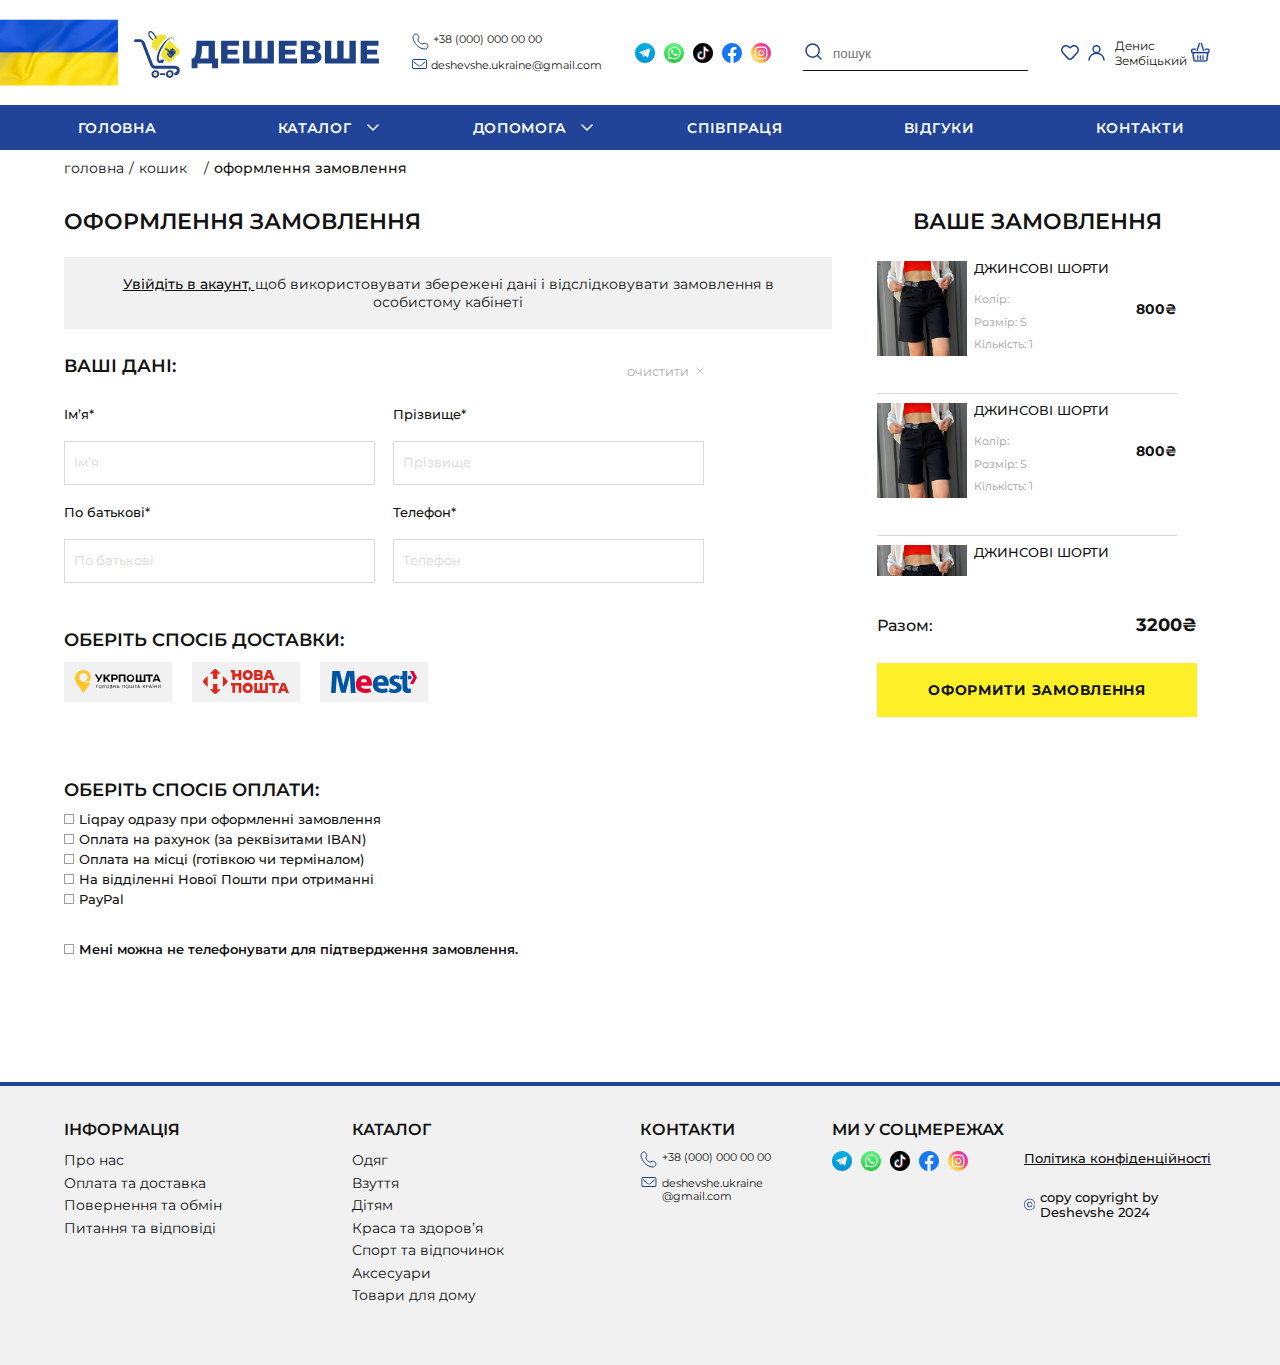
<file: docs/order.html>
<!DOCTYPE html><html lang="uk"><head><meta charset="UTF-8"><meta name="viewport" content="width=device-width, initial-scale=1.0, user-scalable=yes, maximum-scale=2.0"><link rel="preconnect" href="https://fonts.googleapis.com">
<link rel="preconnect" href="https://fonts.gstatic.com" crossorigin>
<link href="https://fonts.googleapis.com/css2?family=Montserrat:wght@100..900&display=swap" rel="stylesheet"><link rel="stylesheet" href="css/style.css"><title>Дешевше - інтернет магазин необхідних товарів для всієї родини</title></head><body id="body"><header><div class="fixed-header"><div class="wrapper d-flex header item-center"><div class="flex-between burger-logo item-center"><div class="logo flag-img"><a href="index.html"><img src="img/logo.svg" alt="logo"></a></div></div><div class="icon-mobile flex-between item-center"><div class="search-mobile"> <a href="#"> <svg xmlns="http://www.w3.org/2000/svg" width="11" height="11" viewBox="0 0 11 11" fill="none">
<circle cx="4.5" cy="4.5" r="4" stroke="#214498"/>
<path d="M9.64645 10.3536C9.84171 10.5488 10.1583 10.5488 10.3536 10.3536C10.5488 10.1583 10.5488 9.84171 10.3536 9.64645L9.64645 10.3536ZM7.14645 7.85355L9.64645 10.3536L10.3536 9.64645L7.85355 7.14645L7.14645 7.85355Z" fill="#214498"/>
</svg></a></div><p class="like-cta"> <a href="like-product.html "> <svg xmlns="http://www.w3.org/2000/svg" width="18" height="18" viewBox="0 0 18 15" fill="none">
<path fill-rule="evenodd" clip-rule="evenodd" d="M9 3.56603C8.60077 3.56603 8.21802 3.40688 7.93648 3.12383L7.31995 2.50396C5.98855 1.16536 3.83329 1.16536 2.50189 2.50396C1.20207 3.81081 1.16178 5.92042 2.41159 7.27666L7.56529 12.8692C8.34036 13.7103 9.65962 13.7103 10.4347 12.8692L15.5884 7.27663C16.8382 5.9204 16.7979 3.81079 15.4981 2.50394C14.1667 1.16535 12.0115 1.16535 10.6801 2.50395L10.0635 3.12383C9.78198 3.40688 9.39923 3.56603 9 3.56603ZM9.79432 1.27598C9.73401 1.33093 9.67473 1.38765 9.61655 1.44615L9 2.06603L8.38346 1.44616C8.32528 1.38767 8.26601 1.33095 8.2057 1.27601C6.27808 -0.480262 3.29803 -0.423545 1.43838 1.44616C-0.42795 3.32258 -0.485295 6.34658 1.30854 8.29316L6.46223 13.8857C7.83138 15.3714 10.1686 15.3714 11.5377 13.8857L16.6915 8.29313C18.4853 6.34656 18.4279 3.32256 16.5616 1.44614C14.702 -0.423554 11.7219 -0.480273 9.79432 1.27598Z" fill="#1E4284"/>
</svg></a></p><p class="cabinet-cta"><a href="#"><svg xmlns="http://www.w3.org/2000/svg" width="11" height="10" viewBox="0 0 11 10" fill="none">
<circle cx="5.5" cy="2.5" r="2" stroke="#214498"/>
<path d="M10 9C10 6.79086 7.98528 5 5.5 5C3.01472 5 1 6.79086 1 9" stroke="#214498" stroke-linecap="round"/>
</svg></a></p><p class="cart-cta"> <a href="basket.html"><svg xmlns="http://www.w3.org/2000/svg" width="10" height="10" viewBox="0 0 10 10" fill="none">
<g clip-path="url(#clip0_474_28)">
<path fill-rule="evenodd" clip-rule="evenodd" d="M3.17996 4.28995C3.02996 4.21995 2.95996 4.00995 3.01996 3.82995L4.15996 0.229953C4.21996 0.0399531 4.38996 -0.0500469 4.52996 0.0299531C4.67996 0.0999531 4.74996 0.309953 4.68996 0.489953L3.54996 4.08995C3.50996 4.22995 3.39996 4.31995 3.28996 4.31995C3.25996 4.31995 3.22996 4.31995 3.19996 4.30995C3.19996 4.29995 3.18996 4.29995 3.17996 4.28995Z" fill="#1E4284" stroke="#1E4284" stroke-width="0.2"/>
<path fill-rule="evenodd" clip-rule="evenodd" d="M6.45 4.08992L5.31 0.489924C5.25 0.309924 5.32 0.0999238 5.47 0.0299239C5.61 -0.0500761 5.78 0.0299239 5.84 0.229924L6.98 3.82992C7.04 4.00992 6.97 4.21992 6.82 4.28992C6.79 4.30992 6.75 4.31992 6.71 4.31992C6.6 4.31992 6.49 4.22992 6.45 4.08992Z" fill="#1E4284" stroke="#1E4284" stroke-width="0.2"/>
<path fill-rule="evenodd" clip-rule="evenodd" d="M3.29004 8.63998V6.83998C3.29004 6.63998 3.41004 6.47998 3.57004 6.47998C3.73004 6.47998 3.86004 6.63998 3.86004 6.83998V8.63998C3.86004 8.83998 3.73004 8.99998 3.57004 8.99998C3.41004 8.99998 3.29004 8.83998 3.29004 8.63998Z" fill="#1E4284" stroke="#1E4284" stroke-width="0.2"/>
<path fill-rule="evenodd" clip-rule="evenodd" d="M4.70996 8.63998V6.83998C4.70996 6.63998 4.83996 6.47998 4.99996 6.47998C5.15996 6.47998 5.28996 6.63998 5.28996 6.83998V8.63998C5.28996 8.83998 5.15996 8.99998 4.99996 8.99998C4.83996 8.99998 4.70996 8.83998 4.70996 8.63998Z" fill="#1E4284" stroke="#1E4284" stroke-width="0.2"/>
<path fill-rule="evenodd" clip-rule="evenodd" d="M6.14001 8.63998V6.83998C6.14001 6.63998 6.27001 6.47998 6.43001 6.47998C6.59001 6.47998 6.71001 6.63998 6.71001 6.83998V8.63998C6.71001 8.83998 6.59001 8.99998 6.43001 8.99998C6.27001 8.99998 6.14001 8.83998 6.14001 8.63998Z" fill="#1E4284" stroke="#1E4284" stroke-width="0.2"/>
<path fill-rule="evenodd" clip-rule="evenodd" d="M9 3H7.67C7.48 3 7.33 3.14 7.33 3.3C7.33 3.47 7.48 3.61 7.67 3.61H9C9.18 3.61 9.33 3.75 9.33 3.91V4.52C9.33 4.69 9.18 4.83 9 4.83H1C0.82 4.83 0.67 4.69 0.67 4.52V3.91C0.67 3.75 0.82 3.61 1 3.61H2.33C2.52 3.61 2.67 3.47 2.67 3.3C2.67 3.14 2.52 3 2.33 3H1C0.45 3 0 3.41 0 3.91V4.52C0 4.93 0.3 5.27 0.7 5.39L1.25 9.13C1.32 9.62 1.8 10 2.33 10H7.67C8.2 10 8.68 9.62 8.75 9.13L9.3 5.39C9.7 5.27 10 4.93 10 4.52V3.91C10 3.41 9.55 3 9 3ZM8.09 9.05C8.06 9.23 7.87 9.39 7.67 9.39H2.33C2.13 9.39 1.94 9.23 1.91 9.05L1.38 5.43H8.62L8.09 9.05Z" fill="#1E4284" stroke="#1E4284" stroke-width="0.2"/>
</g>
<defs>
<clipPath id="clip0_474_28">
<rect width="10" height="10" fill="white"/>
</clipPath>
</defs>
</svg></a></p></div><div class="contact decstop-contact"><p class="d-flex"><svg xmlns="http://www.w3.org/2000/svg" width="17" height="17" viewBox="0 0 17 17" fill="none">
<path d="M11.5 10.6012C9.50415 12.7018 4.41318 7.65653 6.41662 5.54795C7.63985 4.26052 6.25803 2.78923 5.49317 1.70778C4.0577 -0.321854 0.906427 2.48034 1.00213 4.26287C1.30394 9.88404 7.38462 16.5455 13.2729 15.9645C15.115 15.7827 17.2315 12.456 15.1186 11.2402C14.0621 10.6322 12.6118 9.43099 11.5 10.6012Z" stroke="#1E4284" stroke-linecap="round" stroke-linejoin="round"/>
</svg><a href="tel:+380000000000">+38 (000) 000 00 00 </a></p><p class="d-flex"><svg xmlns="http://www.w3.org/2000/svg" width="15" height="10" viewBox="0 0 15 10" fill="none">
<path fill-rule="evenodd" clip-rule="evenodd" d="M1.875 0.9375H13.125C13.6428 0.9375 14.0625 1.35723 14.0625 1.875V8.125C14.0625 8.64277 13.6428 9.0625 13.125 9.0625H1.875C1.35723 9.0625 0.9375 8.64277 0.9375 8.125V1.875C0.9375 1.35723 1.35723 0.9375 1.875 0.9375ZM0 1.875C0 0.839466 0.839466 0 1.875 0H13.125C14.1605 0 15 0.839466 15 1.875V8.125C15 9.16053 14.1605 10 13.125 10H1.875C0.839466 10 0 9.16053 0 8.125V1.875ZM2.35405 2.60864C2.19114 2.45844 1.93354 2.46476 1.77868 2.62277C1.62382 2.78078 1.63034 3.03063 1.79324 3.18083L4.81459 5.96661C4.81997 5.97157 4.82548 5.97638 4.83113 5.98105L4.85188 5.99819C5.40924 6.45856 5.85647 6.82796 6.25018 7.07894C6.65807 7.33896 7.05015 7.5 7.5 7.5C7.94985 7.5 8.34193 7.33896 8.74982 7.07894C9.14353 6.82796 9.59076 6.45856 10.1481 5.99819L10.1481 5.99819L10.1689 5.98104C10.1745 5.97638 10.18 5.97157 10.1854 5.96661L13.2068 3.18083C13.3697 3.03063 13.3762 2.78078 13.2213 2.62277C13.0665 2.46476 12.8089 2.45844 12.646 2.60864L9.63268 5.38698C9.05424 5.86474 8.64749 6.19945 8.30277 6.41921C7.96565 6.63411 7.73022 6.71053 7.5 6.71053C7.26978 6.71053 7.03435 6.63411 6.69723 6.41921C6.35251 6.19945 5.94576 5.86474 5.36733 5.38698L2.35405 2.60864Z" fill="#1E4284"/>
</svg><a href="mailto:deshevshe.ukraine@gmail.com">deshevshe.ukraine@gmail.com</a></p></div><div class="social-header"><div class="d-flex social-icon"><p><a href="https://t.me/"> <svg xmlns="http://www.w3.org/2000/svg" width="20" height="20" viewBox="0 0 20 20" fill="none">
<g clip-path="url(#clip0_213_16744)">
<path d="M10 20C15.5228 20 20 15.5228 20 10C20 4.47715 15.5228 0 10 0C4.47715 0 0 4.47715 0 10C0 15.5228 4.47715 20 10 20Z" fill="url(#paint0_linear_213_16744)"/>
<path d="M6.7998 10.7L7.9998 14C7.9998 14 8.0998 14.3 8.2998 14.3C8.4998 14.3 10.7998 11.8 10.7998 11.8L13.3998 6.7L6.7998 9.9V10.7Z" fill="#C1DAEA"/>
<path d="M8.29966 11.6L8.09966 14C8.09966 14 7.99966 14.7 8.69966 14C9.39966 13.3 10.1997 12.7 10.1997 12.7L8.29966 11.6Z" fill="#9CC6D9"/>
<path d="M6.8001 10.8L4.4001 10C4.4001 10 4.1001 9.9 4.2001 9.6C4.2001 9.5 4.3001 9.5 4.4001 9.4C4.9001 9 14.4001 5.6 14.4001 5.6C14.4001 5.6 14.7001 5.5 14.8001 5.6C14.9001 5.6 14.9001 5.7 15.0001 5.8C15.0001 5.8 15.0001 5.9 15.0001 6C15.0001 6.1 15.0001 6.1 15.0001 6.2C14.9001 7.1 13.2001 14.1 13.2001 14.1C13.2001 14.1 13.1001 14.5 12.7001 14.5C12.6001 14.5 12.4001 14.5 12.2001 14.3C11.5001 13.7 9.0001 12 8.4001 11.6C8.4001 11.6 8.4001 11.6 8.4001 11.5V11.4C8.4001 11.4 12.8001 7.5 12.9001 7.1C12.9001 7.1 12.9001 7.1 12.8001 7.1C12.5001 7.2 7.5001 10.4 6.9001 10.7C6.9001 10.9 6.8001 10.8 6.8001 10.8Z" fill="white"/>
</g>
<defs>
<linearGradient id="paint0_linear_213_16744" x1="10" y1="20" x2="10" y2="0" gradientUnits="userSpaceOnUse">
<stop stop-color="#0093D4"/>
<stop offset="1" stop-color="#00B0E5"/>
</linearGradient>
<clipPath id="clip0_213_16744">
<rect width="20" height="20" fill="white"/>
</clipPath>
</defs>
</svg></a></p><p><a href="whatsapp://send?phone=+12345678910"> <svg xmlns="http://www.w3.org/2000/svg" width="20" height="20" viewBox="0 0 20 20" fill="none">
<g clip-path="url(#clip0_213_16752)">
<path d="M10 20C15.5228 20 20 15.5228 20 10C20 4.47715 15.5228 0 10 0C4.47715 0 0 4.47715 0 10C0 15.5228 4.47715 20 10 20Z" fill="url(#paint0_linear_213_16752)"/>
<path fill-rule="evenodd" clip-rule="evenodd" d="M14.8004 5.3C13.6004 4.1 12.0004 3.4 10.3004 3.4C6.80039 3.5 4.00039 6.3 4.00039 9.8C4.00039 10.9 4.30039 12 4.80039 13L3.90039 16.3L7.30039 15.4C8.20039 15.9 9.30039 16.2 10.3004 16.2C13.8004 16.2 16.6004 13.4 16.6004 9.9C16.7004 8.1 16.0004 6.5 14.8004 5.3ZM10.3004 15.1C9.40039 15.1 8.40039 14.8 7.60039 14.4L7.40039 14.3L5.40039 14.8L6.00039 12.8L5.90039 12.6C5.30039 11.8 5.00039 10.8 5.10039 9.8C5.10039 6.9 7.50039 4.5 10.4004 4.5C11.8004 4.5 13.1004 5 14.1004 6C15.1004 7 15.6004 8.3 15.6004 9.7C15.6004 12.7 13.2004 15.1 10.3004 15.1ZM13.2004 11.1C13.0004 11 12.3004 10.6 12.1004 10.6C12.0004 10.5 11.8004 10.5 11.7004 10.7C11.6004 10.9 11.3004 11.2 11.2004 11.3C11.1004 11.4 11.0004 11.4 10.9004 11.3C10.7004 11.2 10.2004 11.1 9.60039 10.5C9.10039 10.1 8.80039 9.6 8.70039 9.4C8.60039 9.2 8.70039 9.2 8.80039 9.1C8.90039 9.1 9.00039 9 9.10039 8.9C9.20039 8.8 9.20039 8.7 9.30039 8.6C9.40039 8.5 9.30039 8.4 9.30039 8.3C9.30039 8.2 8.90039 7.4 8.80039 7.1C8.60039 6.8 8.50039 6.9 8.40039 6.9C8.30039 6.9 8.20039 6.9 8.10039 6.9C8.00039 6.9 7.80039 6.9 7.70039 7.1C7.50039 7.2 7.10039 7.6 7.10039 8.4C7.10039 9.2 7.70039 9.9 7.70039 10C7.80039 10.1 8.80039 11.7 10.4004 12.4C10.8004 12.6 11.1004 12.7 11.3004 12.7C11.7004 12.8 12.0004 12.8 12.3004 12.8C12.6004 12.8 13.2004 12.4 13.4004 12C13.5004 11.6 13.5004 11.3 13.5004 11.2C13.5004 11.2 13.4004 11.2 13.2004 11.1Z" fill="white"/>
</g>
<defs>
<linearGradient id="paint0_linear_213_16752" x1="10" y1="18.547" x2="10" y2="-1.453" gradientUnits="userSpaceOnUse">
<stop stop-color="#27CD44"/>
<stop offset="1" stop-color="#5FFB7C"/>
</linearGradient>
<clipPath id="clip0_213_16752">
<rect width="20" height="20" fill="white"/>
</clipPath>
</defs>
</svg></a></p><p><a href=""> <svg xmlns="http://www.w3.org/2000/svg" width="20" height="20" viewBox="0 0 20 20" fill="none">
<g clip-path="url(#clip0_213_16759)">
<path d="M10 20C15.5228 20 20 15.5228 20 10C20 4.47715 15.5228 0 10 0C4.47715 0 0 4.47715 0 10C0 15.5228 4.47715 20 10 20Z" fill="black"/>
<path d="M7.29961 14C7.39961 14.1 7.49961 14.2 7.59961 14.3C7.89961 14.6 8.29961 14.7 8.69961 14.7C9.69961 14.8 10.5996 14 10.6996 13V12.9C10.6996 9.9 10.6996 6.9 10.6996 3.9C10.6996 3.7 10.6996 3.7 10.8996 3.7C11.3996 3.7 11.7996 3.7 12.2996 3.7H12.3996V3.8C12.5996 4.6 12.9996 5.2 13.6996 5.7L13.7996 5.8C13.7996 5.8 13.8996 5.8 13.8996 5.9C13.9996 6 14.0996 6.1 14.1996 6.1C14.5996 6.4 14.9996 6.6 15.3996 6.7H15.4996V6.8C15.4996 7.3 15.4996 7.9 15.4996 8.4C15.4996 8.5 15.4996 8.5 15.3996 8.5C14.9996 8.5 14.5996 8.4 14.2996 8.4C13.6996 8.3 13.0996 8 12.4996 7.6C12.4996 7.6 12.3996 7.5 12.3996 7.6V7.7C12.3996 9.2 12.3996 10.7 12.3996 12.2C12.3996 13.2 12.0996 14.2 11.3996 15C10.6996 15.8 9.79961 16.3 8.69961 16.5C7.89961 16.6 6.99961 16.5 6.29961 16.1C6.19961 16 6.09961 16 5.89961 15.9L5.79961 15.8C5.49961 15.6 5.39961 15.3 5.19961 15C4.89961 14.6 4.79961 14.1 4.69961 13.6C4.69961 13.3 4.59961 13 4.59961 12.7C4.69961 11.7 4.99961 10.9 5.59961 10.2C6.09961 9.6 6.79961 9.2 7.49961 8.9C7.79961 8.8 8.09961 8.7 8.49961 8.7C8.59961 8.7 8.59961 8.7 8.69961 8.7H8.79961V8.8C8.79961 9.3 8.79961 9.9 8.79961 10.4C8.79961 10.4 8.79961 10.4 8.79961 10.5C8.79961 10.6 8.79961 10.6 8.69961 10.6C8.59961 10.6 8.39961 10.5 8.29961 10.5C8.09961 10.5 7.79961 10.5 7.59961 10.6C6.89961 10.9 6.39961 11.4 6.29961 12.2C6.19961 13 6.49961 13.6 7.09961 14C7.19961 13.9 7.29961 14 7.29961 14Z" fill="white"/>
<path d="M5.90039 15.9C6.40039 16.2 7.00039 16.4 7.50039 16.5C7.80039 16.5 8.10039 16.6 8.30039 16.5C9.20039 16.5 10.1004 16.1 10.8004 15.5C11.5004 14.9 12.0004 14.2 12.2004 13.3C12.3004 13 12.3004 12.7 12.3004 12.5C12.3004 12.3 12.3004 12.2 12.3004 12C12.3004 10.6 12.3004 9.2 12.3004 7.8V7.7H12.4004C12.9004 8 13.4004 8.3 14.0004 8.5C14.3004 8.6 14.7004 8.6 15.0004 8.7C15.1004 8.7 15.3004 8.7 15.4004 8.7C15.5004 8.7 15.5004 8.7 15.5004 8.6C15.5004 8.5 15.5004 8.5 15.5004 8.4C15.5004 7.9 15.5004 7.4 15.5004 7V6.9C15.6004 6.9 15.8004 6.9 15.9004 7C16.0004 7 16.1004 7 16.1004 7C16.1004 7 16.2004 7 16.2004 7.1C16.2004 7.8 16.2004 8.5 16.2004 9.2C16.2004 9.3 16.2004 9.3 16.1004 9.3C15.9004 9.3 15.7004 9.3 15.5004 9.3C15.1004 9.2 14.6004 9.1 14.2004 9C13.8004 8.8 13.4004 8.6 13.1004 8.4C13.1004 8.4 13.1004 8.4 13.0004 8.3V8.4C13.0004 9.9 13.0004 11.4 13.0004 12.9C13.0004 13.7 12.8004 14.5 12.4004 15.1C11.9004 15.9 11.2004 16.5 10.2004 16.8C9.60039 17 9.10039 17.1 8.50039 17C7.60039 17 6.70039 16.6 5.90039 15.9Z" fill="#EC1655"/>
<path d="M12.5004 3.8C12.4004 3.8 12.4004 3.8 12.5004 3.8C11.9004 3.8 11.4004 3.8 10.9004 3.8C10.8004 3.8 10.8004 3.8 10.8004 3.9C10.8004 6.9 10.8004 9.9 10.8004 12.8C10.8004 13 10.8004 13.2 10.7004 13.4C10.5004 14.1 10.0004 14.6 9.30039 14.7C8.50039 14.9 7.90039 14.6 7.40039 14C7.50039 14.1 7.70039 14.1 7.90039 14.1C8.40039 14.2 8.90039 14.1 9.30039 13.9C9.80039 13.6 10.1004 13.1 10.2004 12.6C10.2004 12.5 10.2004 12.4 10.2004 12.3C10.2004 9.3 10.2004 6.3 10.2004 3.4C10.2004 3.3 10.2004 3.3 10.3004 3.3C11.0004 3.3 11.7004 3.3 12.4004 3.3C12.5004 3.3 12.5004 3.3 12.5004 3.4C12.4004 3.4 12.4004 3.6 12.5004 3.8Z" fill="#0CBAC6"/>
<path d="M8.8 8.70001C8.4 8.70001 8 8.70001 7.6 8.90001C7 9.10001 6.5 9.40001 6 9.80001C5.4 10.3 5 11 4.8 11.8C4.7 12.1 4.7 12.4 4.7 12.6C4.7 12.8 4.7 12.9 4.7 13.1C4.7 13.6 4.8 14 5 14.5C5.2 15 5.5 15.4 5.8 15.8C5.7 15.8 5.7 15.7 5.6 15.6C4.9 15.1 4.4 14.4 4.2 13.5C4.1 13.3 4 13 4 12.7C4 12.5 4 12.3 4 12C4 11.5 4.2 11 4.4 10.6C4.6 10.1 4.9 9.70001 5.3 9.30001C5.7 8.90001 6.2 8.50001 6.8 8.30001C7.2 8.20001 7.5 8.10001 7.9 8.10001C8.2 8.10001 8.5 8.10001 8.7 8.10001C8.7 8.10001 8.8 8.10001 8.8 8.20001C8.8 8.30001 8.8 8.50001 8.8 8.70001Z" fill="#0CBAC6"/>
<path d="M7.29997 14C7.09997 13.9 6.99997 13.8 6.89997 13.7C6.59997 13.4 6.39997 13 6.29997 12.5C6.19997 11.5 6.79997 10.7 7.59997 10.4C7.99997 10.3 8.29997 10.3 8.69997 10.4C8.69997 10.4 8.69997 10.4 8.79997 10.4V10.3C8.79997 9.80001 8.79997 9.20001 8.79997 8.70001V8.60001C8.99997 8.60001 9.19997 8.60001 9.39997 8.60001C9.39997 9.30001 9.39997 10 9.39997 10.8V10.9C9.29997 10.9 9.19997 10.9 9.09997 10.8C8.49997 10.7 7.99997 10.9 7.59997 11.2C7.19997 11.5 6.99997 11.9 6.89997 12.4C6.89997 13.1 6.99997 13.5 7.29997 14Z" fill="#EC1655"/>
<path d="M13.9004 5.9C13.7004 5.8 13.5004 5.6 13.3004 5.4C12.8004 4.9 12.6004 4.4 12.4004 3.8C12.6004 3.8 12.8004 3.8 13.0004 3.8C13.0004 4.3 13.2004 4.8 13.4004 5.3C13.6004 5.5 13.7004 5.7 13.9004 5.9Z" fill="#EC1655"/>
<path d="M15.6 6.9C15 6.8 14.6 6.5 14.1 6.2C14.1 6.1 14 6 14 6C14 6 14 6 14.1 6C14.4 6.2 14.8 6.3 15.2 6.4C15.3 6.4 15.5 6.4 15.7 6.4C15.8 6.4 15.8 6.4 15.8 6.5C15.6 6.6 15.6 6.7 15.6 6.9Z" fill="#0CBAC6"/>
</g>
<defs>
<clipPath id="clip0_213_16759">
<rect width="20" height="20" fill="white"/>
</clipPath>
</defs>
</svg></a></p><p><a href=""> <svg xmlns="http://www.w3.org/2000/svg" width="20" height="20" viewBox="0 0 20 20" fill="none">
<g clip-path="url(#clip0_213_16771)">
<path d="M10 0C4.5 0 0 4.5 0 10C0 15 3.7 19.1 8.4 19.9V12.9H5.9V10H8.4V7.8C8.4 5.3 9.9 3.9 12.2 3.9C13.3 3.9 14.4 4.1 14.4 4.1V6.6H13.1C11.9 6.6 11.5 7.4 11.5 8.2V10H14.3L13.9 12.9H11.6V19.9C16.3 19.1 20 15 20 10C20 4.5 15.5 0 10 0Z" fill="#1677F0"/>
</g>
<defs>
<clipPath id="clip0_213_16771">
<rect width="20" height="20" fill="white"/>
</clipPath>
</defs>
</svg></a></p><p><a href=""> <svg xmlns="http://www.w3.org/2000/svg" width="20" height="20" viewBox="0 0 20 20" fill="none">
<g clip-path="url(#clip0_213_16773)">
<path d="M10.0002 18.7C14.8603 18.7 18.8002 14.7601 18.8002 9.9C18.8002 5.03989 14.8603 1.1 10.0002 1.1C5.14009 1.1 1.2002 5.03989 1.2002 9.9C1.2002 14.7601 5.14009 18.7 10.0002 18.7Z" fill="white"/>
<path d="M10 20C4.5 20 0 15.5 0 10C0 4.5 4.5 0 10 0C15.5 0 20 4.5 20 10C20 15.5 15.5 20 10 20ZM13.4 5.9C13 5.9 12.7 6.2 12.7 6.6C12.7 7 13 7.3 13.4 7.3C13.8 7.3 14.1 7 14.1 6.6C14.1 6.2 13.8 5.9 13.4 5.9ZM10.1 6.9C8.4 6.9 7 8.3 7 10C7 11.7 8.4 13.1 10.1 13.1C11.8 13.1 13.2 11.7 13.2 10C13.2 8.3 11.8 6.9 10.1 6.9ZM10.1 12C9 12 8.1 11.1 8.1 10C8.1 8.9 9 8 10.1 8C11.2 8 12.1 8.9 12.1 10C12.1 11.1 11.2 12 10.1 12ZM16.4 7.4C16.4 5.3 14.7 3.6 12.6 3.6H7.6C5.5 3.6 3.8 5.3 3.8 7.4V12.4C3.8 14.5 5.5 16.2 7.6 16.2H12.6C14.7 16.2 16.4 14.5 16.4 12.4V7.4ZM15.2 12.4C15.2 13.8 14 15 12.6 15H7.6C6.1 15 5 13.9 5 12.4V7.4C5 6 6.1 4.8 7.6 4.8H12.6C14 4.8 15.2 6 15.2 7.4V12.4Z" fill="url(#paint0_linear_213_16773)"/>
</g>
<defs>
<linearGradient id="paint0_linear_213_16773" x1="1.92" y1="16.88" x2="26.7298" y2="-4.2452" gradientUnits="userSpaceOnUse">
<stop offset="0.0011048" stop-color="#FFE185"/>
<stop offset="0.2094" stop-color="#FFBB36"/>
<stop offset="0.3765" stop-color="#FF5176"/>
<stop offset="0.5238" stop-color="#F63395"/>
<stop offset="0.7394" stop-color="#A436D2"/>
<stop offset="1" stop-color="#5F4EED"/>
</linearGradient>
<clipPath id="clip0_213_16773">
<rect width="20" height="20" fill="white"/>
</clipPath>
</defs>
</svg></a></p></div></div><div class="search-block"><form action="#" method="post"><label for="search"><input type="text" id="search" name="search" placeholder="пошук"></label><button class="serch" type="submit"><svg xmlns="http://www.w3.org/2000/svg" width="17" height="17" viewBox="0 0 17 17" fill="none">
<path d="M16 16L12.4706 12.4706M14.2353 7.61765C14.2353 11.2725 11.2725 14.2353 7.61765 14.2353C3.96282 14.2353 1 11.2725 1 7.61765C1 3.96282 3.96282 1 7.61765 1C11.2725 1 14.2353 3.96282 14.2353 7.61765Z" stroke="#1E4284" stroke-width="1.5" stroke-linecap="round" stroke-linejoin="round"/>
</svg></button></form></div><div class="header-btn flex-between decstop-cart item-center"><p class="like-cta"> <a href="like-product.html "> <svg xmlns="http://www.w3.org/2000/svg" width="18" height="18" viewBox="0 0 18 15" fill="none">
<path fill-rule="evenodd" clip-rule="evenodd" d="M9 3.56603C8.60077 3.56603 8.21802 3.40688 7.93648 3.12383L7.31995 2.50396C5.98855 1.16536 3.83329 1.16536 2.50189 2.50396C1.20207 3.81081 1.16178 5.92042 2.41159 7.27666L7.56529 12.8692C8.34036 13.7103 9.65962 13.7103 10.4347 12.8692L15.5884 7.27663C16.8382 5.9204 16.7979 3.81079 15.4981 2.50394C14.1667 1.16535 12.0115 1.16535 10.6801 2.50395L10.0635 3.12383C9.78198 3.40688 9.39923 3.56603 9 3.56603ZM9.79432 1.27598C9.73401 1.33093 9.67473 1.38765 9.61655 1.44615L9 2.06603L8.38346 1.44616C8.32528 1.38767 8.26601 1.33095 8.2057 1.27601C6.27808 -0.480262 3.29803 -0.423545 1.43838 1.44616C-0.42795 3.32258 -0.485295 6.34658 1.30854 8.29316L6.46223 13.8857C7.83138 15.3714 10.1686 15.3714 11.5377 13.8857L16.6915 8.29313C18.4853 6.34656 18.4279 3.32256 16.5616 1.44614C14.702 -0.423554 11.7219 -0.480273 9.79432 1.27598Z" fill="#1E4284"/>
</svg></a></p><p class="cabinet-cta"> <a class="d-flex item-center" href="#"><svg xmlns="http://www.w3.org/2000/svg" width="17" height="16" viewBox="0 0 17 16" fill="none">
<circle cx="8.50016" cy="4.16667" r="3.41667" stroke="none" stroke-width="1.5"/>
<path d="M16 14.9999C16 11.318 12.6421 8.33325 8.5 8.33325C4.35786 8.33325 1 11.318 1 14.9999" stroke="#1E4284" stroke-width="1.5" stroke-linecap="round"/>
</svg><span class="name-autorization">Денис Зембіцький</span></a></p><p class="cart-cta"> <a href="basket.html"><svg xmlns="http://www.w3.org/2000/svg" viewBox="0 0 20 15" fill="none">
<g clip-path="url(#clip0_2001_1242)">
<path fill-rule="evenodd" clip-rule="evenodd" d="M4.77019 6.43505C4.54519 6.33005 4.44019 6.01505 4.53019 5.74505L6.24019 0.345052C6.33019 0.0600517 6.58519 -0.0749483 6.79519 0.0450517C7.02019 0.150052 7.12519 0.465052 7.03519 0.735052L5.32519 6.13505C5.26519 6.34505 5.10019 6.48005 4.93519 6.48005C4.89019 6.48005 4.84519 6.48005 4.80019 6.46505C4.80019 6.45005 4.78519 6.45005 4.77019 6.43505Z" fill="#none" stroke="#none" stroke-width="0.3"/>
<path fill-rule="evenodd" clip-rule="evenodd" d="M9.67476 6.13501L7.96476 0.735008C7.87476 0.465008 7.97976 0.150008 8.20476 0.0450078C8.41476 -0.0749922 8.66976 0.0450079 8.75976 0.345008L10.4698 5.74501C10.5598 6.01501 10.4548 6.33001 10.2298 6.43501C10.1848 6.46501 10.1248 6.48001 10.0648 6.48001C9.89976 6.48001 9.73476 6.34501 9.67476 6.13501Z" fill="#none" stroke="#none" stroke-width="0.3"/>
<path fill-rule="evenodd" clip-rule="evenodd" d="M4.93506 12.96V10.26C4.93506 9.95997 5.11506 9.71997 5.35506 9.71997C5.59506 9.71997 5.79006 9.95997 5.79006 10.26V12.96C5.79006 13.26 5.59506 13.5 5.35506 13.5C5.11506 13.5 4.93506 13.26 4.93506 12.96Z" fill="#none" stroke="#none" stroke-width="0.2"/>
<path fill-rule="evenodd" clip-rule="evenodd" d="M7.06494 12.96V10.26C7.06494 9.95997 7.25994 9.71997 7.49994 9.71997C7.73994 9.71997 7.93494 9.95997 7.93494 10.26V12.96C7.93494 13.26 7.73994 13.5 7.49994 13.5C7.25994 13.5 7.06494 13.26 7.06494 12.96Z" fill="#none" stroke="#none" stroke-width="0.2"/>
<path fill-rule="evenodd" clip-rule="evenodd" d="M9.20996 12.96V10.26C9.20996 9.95997 9.40496 9.71997 9.64496 9.71997C9.88496 9.71997 10.065 9.95997 10.065 10.26V12.96C10.065 13.26 9.88496 13.5 9.64496 13.5C9.40496 13.5 9.20996 13.26 9.20996 12.96Z" fill="#none" stroke="#none" stroke-width="0.2"/>
<path fill-rule="evenodd" clip-rule="evenodd" d="M13.5 4.5H11.505C11.22 4.5 10.995 4.71 10.995 4.95C10.995 5.205 11.22 5.415 11.505 5.415H13.5C13.77 5.415 13.995 5.625 13.995 5.865V6.78C13.995 7.035 13.77 7.245 13.5 7.245H1.5C1.23 7.245 1.005 7.035 1.005 6.78V5.865C1.005 5.625 1.23 5.415 1.5 5.415H3.495C3.78 5.415 4.005 5.205 4.005 4.95C4.005 4.71 3.78 4.5 3.495 4.5H1.5C0.675 4.5 0 5.115 0 5.865V6.78C0 7.395 0.45 7.905 1.05 8.085L1.875 13.695C1.98 14.43 2.7 15 3.495 15H11.505C12.3 15 13.02 14.43 13.125 13.695L13.95 8.085C14.55 7.905 15 7.395 15 6.78V5.865C15 5.115 14.325 4.5 13.5 4.5ZM12.135 13.575C12.09 13.845 11.805 14.085 11.505 14.085H3.495C3.195 14.085 2.91 13.845 2.865 13.575L2.07 8.145H12.93L12.135 13.575Z" fill="#none" stroke="#none" stroke-width="0.3"/>
</g>
<defs>
<clipPath id="clip0_2001_1242">
<rect width="15" height="15" fill="white"/>
</clipPath>
</defs>
</svg></a></p></div><div class="burger burger-fix" id="burger"><span class="bord"></span></div><div class="black-fon-popup black-fon-reg"></div><div class="popup-cabinet"><div class="registration"><a class="cancel-popup-cabinet" href="#"> <svg xmlns="http://www.w3.org/2000/svg" width="22" height="22" viewBox="0 0 22 22" fill="none">
<path d="M20.9999 1.00008L1 21M0.999915 1L20.9998 20.9999" stroke="#D9D9D9" stroke-width="2" stroke-linecap="round" stroke-linejoin="round"/>
</svg></a><h2>особистий кабінет</h2><div class="d-flex item-center cta-reg"><a class="entry active-link" href="#">вхід</a><a class="registration" href="#">Реєстрація</a></div><hr class="reg-hr"><div class="entry-form active-form"><form action="#"><p> <label for="emailEntry">E-mail</label><input type="email" name="emailEntry" id="emailEntry" placeholder="Ваш e-mail" required autocomplete="username"></p><p> <label for="passwordEntry">Пароль</label><input class="password" type="password" id="passwordEntry" name="passwordEntry" placeholder="Ваш пароль" required autocomplete="current-password" minlength="6" maxlength="25"><a class="eye closeEye" href="#" data-target="passwordEntry"><svg class="openEye" xmlns="http://www.w3.org/2000/svg" width="17" height="12" viewBox="0 0 17 12" fill="none">
<path d="M1.39258 7.004C1.19843 6.7376 1.10136 6.6044 1.03454 6.3467C0.988487 6.16909 0.988487 5.83091 1.03454 5.6533C1.10136 5.3956 1.19843 5.2624 1.39258 4.996C2.45644 3.5362 4.78758 1 8.14286 1C11.4981 1 13.8293 3.5362 14.8931 4.996C15.0873 5.2624 15.1844 5.3956 15.2512 5.6533C15.2972 5.83091 15.2972 6.16909 15.2512 6.3467C15.1844 6.6044 15.0873 6.7376 14.8931 7.004C13.8293 8.4638 11.4981 11 8.14286 11C4.78758 11 2.45644 8.4638 1.39258 7.004Z" stroke="#D9D9D9" stroke-width="1.5" stroke-linecap="round" stroke-linejoin="round"/>
<path d="M8.14244 7.42857C8.93142 7.42857 9.57101 6.78898 9.57101 6C9.57101 5.21102 8.93142 4.57143 8.14244 4.57143C7.35346 4.57143 6.71387 5.21102 6.71387 6C6.71387 6.78898 7.35346 7.42857 8.14244 7.42857Z" stroke="#D9D9D9" stroke-width="1.5" stroke-linecap="round" stroke-linejoin="round"/>
</svg></a></p><a href="#">Забули пароль?</a><button class="yellow-cta btn-card contact-cta" type="submit">увійти </button></form></div><div class="registration-form"> <form action="#"> <p> <label for="nameReg">Імʼя та прізвище</label><input type="text" name="nameReg" placeholder="Ваше імʼя та прізвище" required maxlength="50"></p><p> <label for="emailReg">E-mail</label><input type="email" name="emailReg" placeholder="Ваш e-mail" required autocomplete="username" maxlength="50"></p><p> <label for="passwordReg">Пароль<span>(Пароль повинен бути не менше 6 символів)</span></label><input class="password" type="password" id="passwordReg" name="passwordReg" placeholder="Ваш пароль" required autocomplete="new-password" minlength="6" maxlength="25"><a class="eye closeEye" href="#" data-target="passwordReg"><svg class="openEye" xmlns="http://www.w3.org/2000/svg" width="17" height="12" viewBox="0 0 17 12" fill="none">
<path d="M1.39258 7.004C1.19843 6.7376 1.10136 6.6044 1.03454 6.3467C0.988487 6.16909 0.988487 5.83091 1.03454 5.6533C1.10136 5.3956 1.19843 5.2624 1.39258 4.996C2.45644 3.5362 4.78758 1 8.14286 1C11.4981 1 13.8293 3.5362 14.8931 4.996C15.0873 5.2624 15.1844 5.3956 15.2512 5.6533C15.2972 5.83091 15.2972 6.16909 15.2512 6.3467C15.1844 6.6044 15.0873 6.7376 14.8931 7.004C13.8293 8.4638 11.4981 11 8.14286 11C4.78758 11 2.45644 8.4638 1.39258 7.004Z" stroke="#D9D9D9" stroke-width="1.5" stroke-linecap="round" stroke-linejoin="round"/>
<path d="M8.14244 7.42857C8.93142 7.42857 9.57101 6.78898 9.57101 6C9.57101 5.21102 8.93142 4.57143 8.14244 4.57143C7.35346 4.57143 6.71387 5.21102 6.71387 6C6.71387 6.78898 7.35346 7.42857 8.14244 7.42857Z" stroke="#D9D9D9" stroke-width="1.5" stroke-linecap="round" stroke-linejoin="round"/>
</svg></a></p><p> <label for="passwordReg2">Повторіть пароль</label><input class="password" type="password" id="passwordReg2" name="passwordReg2" placeholder="Ваш пароль" required autocomplete="new-password" minlength="6" maxlength="25"><a class="eye closeEye" href="#" data-target="passwordReg2"><svg class="openEye" xmlns="http://www.w3.org/2000/svg" width="17" height="12" viewBox="0 0 17 12" fill="none">
<path d="M1.39258 7.004C1.19843 6.7376 1.10136 6.6044 1.03454 6.3467C0.988487 6.16909 0.988487 5.83091 1.03454 5.6533C1.10136 5.3956 1.19843 5.2624 1.39258 4.996C2.45644 3.5362 4.78758 1 8.14286 1C11.4981 1 13.8293 3.5362 14.8931 4.996C15.0873 5.2624 15.1844 5.3956 15.2512 5.6533C15.2972 5.83091 15.2972 6.16909 15.2512 6.3467C15.1844 6.6044 15.0873 6.7376 14.8931 7.004C13.8293 8.4638 11.4981 11 8.14286 11C4.78758 11 2.45644 8.4638 1.39258 7.004Z" stroke="#D9D9D9" stroke-width="1.5" stroke-linecap="round" stroke-linejoin="round"/>
<path d="M8.14244 7.42857C8.93142 7.42857 9.57101 6.78898 9.57101 6C9.57101 5.21102 8.93142 4.57143 8.14244 4.57143C7.35346 4.57143 6.71387 5.21102 6.71387 6C6.71387 6.78898 7.35346 7.42857 8.14244 7.42857Z" stroke="#D9D9D9" stroke-width="1.5" stroke-linecap="round" stroke-linejoin="round"/>
</svg></a></p><button class="yellow-cta btn-card contact-cta" type="submit">зареєструватися </button></form></div></div></div></div><div class="black-fon"></div><div class="header-navigation"> <nav class="wrapper"><ul class="navigation-menu-catalog"><li class="mobile-head-menu"> <span>меню</span><span class="cancel-menu"><svg width="15.026367" height="15.036133" viewBox="0 0 15.0264 15.0361" fill="#fff" xmlns="http://www.w3.org/2000/svg" xmlns:xlink="http://www.w3.org/1999/xlink"><path id="видалити" d="M0.424805 0.29834C0.819336 -0.0993652 1.43848 -0.0993652 1.83301 0.29834L7.51367 6.03198L13.1943 0.29834C13.5879 -0.0993652 14.208 -0.0993652 14.6016 0.29834C14.9961 0.696289 14.9961 1.32129 14.6016 1.71924L8.9209 7.45288L14.7314 13.3171C15.125 13.7148 15.125 14.3401 14.7314 14.7378C14.3369 15.1355 13.7178 15.1355 13.3232 14.7378L7.51367 8.87354L1.70312 14.7378C1.30957 15.1355 0.689453 15.1355 0.295898 14.7378C-0.0986328 14.3401 -0.0986328 13.7148 0.295898 13.3171L6.10547 7.45288L0.424805 1.71924C0.03125 1.32129 0.03125 0.696289 0.424805 0.29834Z" clip-rule="evenodd" fill-opacity="1.000000" fill-rule="evenodd"></path></svg></span></li><li><a class="d-block" href="index.html">головна</a></li><li><a class="down-menu" href="javascript:void(0)">каталог<svg class="position-center" xmlns="http://www.w3.org/2000/svg" width="12" height="8" viewBox="0 0 12 8" fill="none">
<path d="M1 1L6 6L11 1" stroke-width="1.5" stroke-linecap="round"/>
</svg></a><div class="sub-menu-main mobile-menu"><ul class="sub-menu"><li class="default-item d-flex item-center"><a class="d-flex item-center" href="catalog.html"><svg xmlns="http://www.w3.org/2000/svg" width="15" height="15" viewBox="0 0 15 15" >
<path d="M14.85 4.87495C14.775 4.79995 13.425 3.07495 12.45 2.09995C11.4 1.04995 10.125 1.12495 9.3 1.12495H9.075C8.775 1.12495 8.55 1.34995 8.55 1.64995C8.55 2.09995 8.025 2.39995 7.425 2.39995C6.825 2.39995 6.3 2.02495 6.3 1.64995C6.3 1.34995 6.075 1.12495 5.775 1.12495H5.55C4.8 1.12495 3.45 1.04995 2.4 2.09995C1.5 3.07495 0.15 4.87495 0.15 4.87495C0 5.02495 0 5.17495 0 5.32495C0 5.47495 0.15 5.62495 0.225 5.69995L3.225 7.64995V13.2C3.225 13.575 3.525 13.95 3.975 13.95H11.1C11.475 13.95 11.85 13.65 11.85 13.2V7.64995L14.85 5.69995C14.85 5.62495 15 5.47495 15 5.32495C15 5.17495 15 5.02495 14.85 4.87495ZM10.725 5.24995V12.825H4.275V5.24995H3.225V6.29995L1.35 5.09995C1.8 4.49995 2.625 3.52495 3.3 2.84995C3.9 2.24995 4.8 2.17495 5.4 2.17495C5.7 2.99995 6.525 3.52495 7.5 3.52495C8.475 3.52495 9.3 2.99995 9.6 2.17495C10.275 2.17495 11.1 2.24995 11.7 2.84995C12.3 3.52495 13.2 4.49995 13.65 5.09995L11.775 6.29995V5.24995H10.725Z"/>
</svg><span>одяг</span></a><div class="default-menu second-subMenu"><div><p class="head-subMenu">Жінкам</p><ul><li><a href="#">Сукні</a></li><li><a href="#">Футболки</a></li><li><a href="#">Блузи</a></li><li><a href="#">Сорочки</a></li><li><a href="#">Топи</a></li><li><a href="#">Джинси</a></li><li><a href="#">Спідниці</a></li><li><a href="#">Шорти</a></li><li><a href="#">Костюми</a></li><li><a href="#">Верхній одяг</a></li><li><a href="#">Жилети</a></li><li><a href="#">Спортивний одяг</a></li><li><a href="#">Худі</a></li><li><a href="#">Лонгсліви</a></li></ul></div><div><p class="head-subMenu">Чоловікам</p><ul><li><a href="#">Футболки</a></li><li><a href="#">Сорочки</a></li><li><a href="#">Джинси</a></li><li><a href="#">Шорти</a></li><li><a href="#">Костюми</a></li><li><a href="#">Верхній одяг</a></li><li><a href="#">Жилети</a></li><li><a href="#">Спортивний одяг</a></li><li><a href="#">Худі</a></li><li><a href="#">Лонгсліви</a></li></ul></div><div><p class="head-subMenu">Дівчатам</p><ul><li><a href="#">Сукні</a></li><li><a href="#">Футболки</a></li><li><a href="#">Блузи</a></li><li><a href="#">Сорочки</a></li><li><a href="#">Топи</a></li><li><a href="#">Джинси</a></li><li><a href="#">Спідниці</a></li><li><a href="#">Шорти</a></li><li><a href="#">Костюми</a></li><li><a href="#">Верхній одяг</a></li><li><a href="#">Жилети</a></li><li><a href="#">Спортивний одяг</a></li><li><a href="#">Худі</a></li><li><a href="#">Лонгсліви</a></li></ul></div><div><p class="head-subMenu">Хлопчикам</p><ul><li><a href="#">Футболки</a></li><li><a href="#">Сорочки</a></li><li><a href="#">Джинси</a></li><li><a href="#">Шорти</a></li><li><a href="#">Костюми</a></li><li><a href="#">Верхній одяг</a></li><li><a href="#">Жилети</a></li><li><a href="#">Спортивний одяг</a></li><li><a href="#">Худі</a></li><li><a href="#">Лонгсліви</a></li></ul></div></div></li><li class="item"><a class="d-flex item-center" href="catalog.html"><svg xmlns="http://www.w3.org/2000/svg" width="15" height="15" viewBox="0 0 15 15" >
<g clip-path="url(#clip0_195_8839)">
<path d="M14.9252 11.925C14.6252 10.425 11.6252 5.17501 10.3502 3.90001L10.1252 3.75001H9.82516C8.92516 3.67501 7.50016 3.07501 6.45016 2.47501C5.77516 2.02501 5.55016 1.72501 5.55016 1.65001C5.47516 1.05001 5.25016 0.675013 4.95016 0.450013C4.50016 0.150013 3.97516 0.225013 3.52516 0.525013C3.00016 0.825013 2.62516 1.35001 2.47516 1.50001L0.300156 4.72501C-0.149845 5.32501 -0.224845 6.60001 0.600156 7.12501L11.3252 14.025C11.8502 14.325 12.3752 14.475 12.9002 14.475C13.3502 14.475 13.7252 14.4 14.0252 14.175C14.7752 13.725 15.1502 12.9 14.9252 11.925ZM10.8002 6.22501L4.27516 8.25001L1.20016 6.22501C1.12516 6.22501 1.05016 6.07501 1.05016 5.85001C1.05016 5.62501 1.12516 5.47501 1.20016 5.32501L3.37516 2.10001C3.52516 1.95001 3.75016 1.65001 3.97516 1.50001C4.12516 1.35001 4.27516 1.35001 4.35016 1.35001C4.35016 1.35001 4.35016 1.35001 4.42516 1.35001C4.42516 1.35001 4.50016 1.42501 4.57516 1.72501C4.50016 2.32501 5.25016 2.92501 5.85016 3.37501C6.97516 4.12501 8.55016 4.65001 9.67516 4.80001C9.97516 5.02501 10.3502 5.55001 10.8002 6.22501ZM11.5502 7.35001L5.77516 9.15001L5.55016 9.00001L11.4752 7.20001C11.4752 7.27501 11.4752 7.27501 11.5502 7.35001ZM13.5002 13.35C13.1252 13.575 12.5252 13.5 12.0002 13.2L7.05016 9.97501L12.1502 8.40001C13.1252 10.05 13.8002 11.55 13.9502 12.15C14.0252 12.675 13.8752 13.125 13.5002 13.35Z" />
<path d="M9.07511 5.17503C8.92511 5.40003 9.00011 5.62503 9.22511 5.77503C9.45011 5.92503 9.67511 5.85003 9.82511 5.62503C9.97511 5.40003 9.90011 5.17503 9.67511 5.02503C9.45011 4.95003 9.22511 5.02503 9.07511 5.17503Z" />
</g>
<defs>
<clipPath id="clip0_195_8839">
<rect width="15" height="15" fill="white"/>
</clipPath>
</defs>
</svg><span> взуття</span></a><div class="second-subMenu"><div><p class="head-subMenu">Жінкам</p><ul><li><a href="#">Кросівки</a></li><li><a href="#">Футболки</a></li><li><a href="#">Блузи</a></li><li><a href="#">Сорочки</a></li></ul></div><div><p class="head-subMenu">Чоловікам</p><ul><li><a href="#">Футболки</a></li><li><a href="#">Сорочки</a></li><li><a href="#">Джинси</a></li><li><a href="#">Шорти</a></li><li><a href="#">Костюми</a></li><li><a href="#">Верхній одяг</a></li><li><a href="#">Жилети</a></li><li><a href="#">Спортивний одяг</a></li><li><a href="#">Худі</a></li><li><a href="#">Лонгсліви</a></li></ul></div><div><p class="head-subMenu">Дівчатам</p><ul><li><a href="#">Сукні</a></li><li><a href="#">Футболки</a></li><li><a href="#">Блузи</a></li><li><a href="#">Сорочки</a></li><li><a href="#">Топи</a></li><li><a href="#">Джинси</a></li><li><a href="#">Спідниці</a></li><li><a href="#">Шорти</a></li><li><a href="#">Костюми</a></li><li><a href="#">Верхній одяг</a></li><li><a href="#">Жилети</a></li><li><a href="#">Спортивний одяг</a></li><li><a href="#">Худі</a></li><li><a href="#">Лонгсліви</a></li></ul></div><div><p class="head-subMenu">Хлопчикам</p><ul><li><a href="#">Футболки</a></li><li><a href="#">Сорочки</a></li><li><a href="#">Джинси</a></li><li><a href="#">Шорти</a></li><li><a href="#">Костюми</a></li><li><a href="#">Верхній одяг</a></li><li><a href="#">Жилети</a></li><li><a href="#">Спортивний одяг</a></li><li><a href="#">Худі</a></li><li><a href="#">Лонгсліви</a></li></ul></div></div></li><li class="d-flex item-center item"><a href="catalog.html"> <svg xmlns="http://www.w3.org/2000/svg" width="15" height="15" viewBox="0 0 15 15" >
<path d="M15 6.45005C15 3.45005 12.6 1.05005 9.675 1.05005H9.15C8.85 1.05005 8.625 1.27505 8.625 1.57505V5.70005H4.125L2.85 2.55005C2.775 2.40005 2.55 2.25005 2.325 2.25005H0.525C0.225 2.25005 0 2.47505 0 2.77505C0 3.07505 0.225 3.30005 0.525 3.30005H1.95L3.225 6.37505V6.75005C3.225 7.35005 3.3 7.87505 3.525 8.32505V8.40005L3.6 8.47505C3.75 8.92505 4.05 9.37505 4.35 9.75005C3.9 10.2 3.6 10.8 3.6 11.475C3.6 12.825 4.65 13.875 6 13.875C7.35 13.875 8.4 12.825 8.4 11.475C8.4 11.475 8.4 11.475 8.4 11.4H9.9C9.9 11.4 9.9 11.4 9.9 11.475C9.9 12.825 10.95 13.875 12.3 13.875C13.65 13.875 14.7 12.825 14.7 11.475C14.7 10.8 14.4 10.2 13.95 9.75005C14.625 9.00005 15 7.87505 15 6.75005V6.45005ZM5.325 10.425C5.475 10.35 5.625 10.275 5.85 10.2C5.925 10.2 6 10.2 6 10.2C6.375 10.2 6.75 10.35 7.05 10.725C7.125 10.875 7.275 11.025 7.275 11.25C7.275 11.325 7.275 11.4 7.275 11.55C7.275 12.225 6.675 12.825 6 12.825C5.325 12.825 4.725 12.225 4.725 11.55C4.725 11.1 4.95 10.725 5.325 10.425ZM10.95 11.25C11.025 11.1 11.1 10.875 11.175 10.725C11.4 10.425 11.775 10.2 12.225 10.2C12.3 10.2 12.375 10.2 12.45 10.2C12.6 10.2 12.825 10.275 12.975 10.425C13.35 10.65 13.575 11.1 13.575 11.475C13.575 12.15 12.975 12.75 12.3 12.75C11.625 12.75 11.025 12.15 11.025 11.475C10.95 11.475 10.95 11.325 10.95 11.25ZM12.225 9.15005C11.325 9.15005 10.575 9.60005 10.125 10.425H8.025C7.575 9.67505 6.825 9.15005 5.925 9.15005C5.7 9.15005 5.475 9.15005 5.25 9.22505C5.1 9.07505 5.025 8.92505 4.875 8.77505H11.025C11.325 8.77505 11.55 8.55005 11.55 8.25005C11.55 7.95005 11.325 7.72505 11.025 7.72505H4.425C4.35 7.42505 4.35 7.12505 4.35 6.82505H9.15C9.45 6.82505 9.675 6.60005 9.675 6.30005V2.17505C12 2.17505 13.875 4.12505 13.875 6.45005V6.75005C13.875 7.65005 13.5 8.55005 12.9 9.22505C12.675 9.22505 12.45 9.15005 12.225 9.15005Z" />
</svg><span>дітям</span></a></li><li class="d-flex item-center item"><a href="catalog.html"> <svg xmlns="http://www.w3.org/2000/svg" width="15" height="15" viewBox="0 0 15 15" >
<g clip-path="url(#clip0_195_8849)">
<path d="M14.1752 7.575C14.1002 7.125 13.9502 6.75 13.5752 6.45C13.7252 3.825 11.7002 3.15 11.6252 3.15L11.2502 3L11.1002 3.45C10.8752 3.975 8.92519 4.35 8.02519 4.575H7.9502C7.8002 4.575 7.6502 4.65 7.5752 4.65C7.0502 4.725 6.6752 5.025 6.5252 5.4C6.3752 5.775 6.3752 6.15 6.4502 6.375C6.0752 6.675 5.8502 7.125 5.7752 7.575C5.2502 7.725 4.9502 8.25 4.9502 8.775V12.75C4.9502 13.5 5.5502 14.025 6.2252 14.025H13.7252C14.4002 14.025 15.0002 13.425 15.0002 12.75V8.775C15.0002 8.175 14.6252 7.725 14.1752 7.575ZM14.1002 8.775V12.75C14.1002 12.975 13.9502 13.125 13.7252 13.125H6.2252C6.0752 13.125 5.8502 12.975 5.8502 12.75V8.775C5.8502 8.55 6.0002 8.4 6.2252 8.4H13.7252C13.9502 8.4 14.1002 8.55 14.1002 8.775ZM6.7502 7.5C6.8252 7.2 7.1252 6.975 7.5002 6.975H12.4502C12.7502 6.975 13.0502 7.2 13.2002 7.5H6.7502ZM12.4502 6H7.5002C7.4252 6 7.3502 6 7.3502 6C7.3502 5.925 7.3502 5.85 7.3502 5.775C7.4252 5.625 7.5752 5.55 7.7252 5.55L8.2502 5.475C9.82519 5.175 11.1002 4.875 11.7002 4.2C12.0752 4.425 12.6002 4.95 12.6752 6C12.6002 6 12.5252 6 12.4502 6Z" />
<path d="M4.425 8.10002V5.77502C4.425 5.40002 4.275 5.02502 3.975 4.80002V2.40002C3.975 1.95002 3.75 1.57502 3.375 1.42502L1.875 0.825021C1.725 0.750021 1.425 0.750021 1.275 0.900021C1.05 0.975021 0.975 1.20002 0.975 1.42502V4.80002C0.675 5.10002 0.45 5.40002 0.45 5.77502V8.10002C0.225 8.25002 0 8.55002 0 8.85002V12C0 13.275 0.975 14.25 2.175 14.25H2.7C3.9 14.25 4.875 13.2 4.875 12V8.85002C4.875 8.55002 4.725 8.25002 4.425 8.10002ZM3.825 12.6C3.6 13.05 3.15 13.275 2.7 13.275H2.175C1.725 13.275 1.275 12.975 1.05 12.6H3.825ZM1.425 8.02502V5.77502C1.425 5.62502 1.5 5.55002 1.65 5.55002H3.3C3.375 5.55002 3.525 5.62502 3.525 5.77502V8.02502H1.425ZM1.875 4.65002V1.87502L2.925 2.40002C3 2.32502 3 2.40002 3 2.40002V4.57502H1.875V4.65002ZM3.975 9.00002V11.625H0.975V9.00002H3.975Z" />
<path d="M1.5752 11.4C1.8002 11.4 1.9502 11.25 1.9502 11.025V9.59998C1.9502 9.37498 1.8002 9.22498 1.5752 9.22498C1.3502 9.22498 1.2002 9.37498 1.2002 9.59998V11.025C1.2002 11.25 1.4252 11.4 1.5752 11.4Z" />
<path d="M9.9751 8.77502C8.2501 8.77502 6.9751 9.67502 6.9751 10.8C6.9751 11.925 8.3251 12.825 9.9751 12.825C11.7001 12.825 12.9751 11.925 12.9751 10.8C12.9751 9.67502 11.7001 8.77502 9.9751 8.77502ZM12.0751 10.8C12.0751 11.4 11.1001 11.85 9.9751 11.85C8.8501 11.85 7.8751 11.325 7.8751 10.8C7.8751 10.2 8.8501 9.75002 9.9751 9.75002C11.1001 9.75002 12.0751 10.2 12.0751 10.8Z" />
</g>
<defs>
<clipPath id="clip0_195_8849">
<rect width="15" height="15" fill="white"/>
</clipPath>
</defs>
</svg><span>краса та здоровʼя</span></a></li><li class="d-flex item-center item"><a href="catalog.html"> <svg xmlns="http://www.w3.org/2000/svg" width="15" height="15" viewBox="0 0 15 15" >
<g clip-path="url(#clip0_195_8857)">
<path d="M12.825 2.175C11.4 0.75 9.525 0 7.5 0C5.475 0 3.6 0.75 2.175 2.175C0.75 3.6 0 5.475 0 7.5C0 9.525 0.75 11.4 2.175 12.825C3.6 14.25 5.475 15 7.5 15C9.525 15 11.4 14.25 12.825 12.825C14.25 11.4 15 9.525 15 7.5C15 5.475 14.25 3.6 12.825 2.175ZM11.325 12.45C10.35 13.2 9.225 13.65 8.1 13.725V8.1H9.375C9.525 9.525 10.125 10.65 10.575 11.4C10.875 11.85 11.175 12.225 11.325 12.45ZM8.1 6.9V1.275C9.3 1.425 10.425 1.875 11.325 2.55C11.1 2.775 10.8 3.15 10.575 3.6C10.05 4.35 9.525 5.55 9.375 6.9H8.1ZM11.625 4.275C11.85 3.9 12.075 3.6 12.3 3.375C13.125 4.35 13.725 5.625 13.8 6.9H10.65C10.725 5.775 11.175 4.875 11.625 4.275ZM13.725 8.1C13.575 9.375 13.05 10.65 12.225 11.625C11.7 11.025 10.8 9.75 10.575 8.1H13.725ZM1.275 6.9C1.425 5.625 1.95 4.35 2.775 3.375C3.3 3.975 4.2 5.25 4.425 6.9H1.275ZM3.675 2.55C4.65 1.8 5.775 1.35 6.9 1.275V6.9H5.625C5.475 5.475 4.875 4.35 4.425 3.6C4.125 3.15 3.9 2.775 3.675 2.55ZM6.9 8.1V13.725C5.7 13.575 4.575 13.125 3.675 12.45C3.9 12.225 4.2 11.85 4.425 11.4C4.95 10.65 5.475 9.45 5.625 8.1H6.9ZM4.425 8.1C4.275 9.225 3.825 10.125 3.45 10.725C3.225 11.1 3 11.4 2.775 11.625C1.95 10.65 1.35 9.375 1.275 8.1H4.425Z" />
</g>
<defs>
<clipPath id="clip0_195_8857">
<rect width="15" height="15" fill="white"/>
</clipPath>
</defs>
</svg><span>спорт та відпочинок</span></a></li><li class="d-flex item-center item"><a href="catalog.html"> <svg xmlns="http://www.w3.org/2000/svg" width="15" height="15" viewBox="0 0 15 15" >
<g clip-path="url(#clip0_195_8861)">
<path d="M14.1002 3.825H12.2252C12.0002 1.65 9.97517 0 7.50017 0C5.02517 0 3.00017 1.65 2.70017 3.825H0.900174L0.000174221 12.075C-0.0748258 12.825 0.225174 13.575 0.750174 14.1C1.35017 14.7 2.17517 15 3.07517 15H11.9252C12.8252 15 13.6502 14.7 14.2502 14.1C14.8502 13.5 15.0752 12.825 15.0002 12.075L14.1002 3.825ZM3.82517 3.825C4.12517 2.25 5.70017 1.05 7.50017 1.05C9.30017 1.05 10.8752 2.25 11.1752 3.825H3.82517ZM7.80017 8.925V10.35H7.35017V8.925H7.80017ZM8.92517 9V8.775C8.92517 8.475 8.77517 8.25 8.47517 8.1C8.32517 8.025 8.17517 7.95 8.02517 7.95H7.12517C6.97517 7.95 6.75017 8.025 6.60017 8.1C6.37517 8.25 6.22517 8.475 6.22517 8.775V9C4.12517 8.55 2.40017 6.825 2.02517 4.8H12.9752C12.6002 6.825 11.0252 8.475 8.92517 9ZM1.65017 6.9C2.62517 8.55 4.27517 9.675 6.22517 10.05V10.5C6.22517 10.95 6.60017 11.325 7.12517 11.325H8.02517C8.55017 11.325 8.92517 10.95 8.92517 10.5V9.975C10.8002 9.6 12.3752 8.475 13.3502 6.9L13.8752 12.075C13.9502 12.525 13.7252 12.975 13.4252 13.275C13.0502 13.65 12.5252 13.875 11.9252 13.875H3.07517C2.47517 13.875 1.95017 13.65 1.57517 13.275C1.20017 12.9 1.05017 12.525 1.12517 12.075L1.65017 6.9Z" />
</g>
<defs>
<clipPath id="clip0_195_8861">
<rect width="15" height="15" fill="white"/>
</clipPath>
</defs>
</svg><span>аксесуари</span></a></li><li class="d-flex item-center item"><a href="catalog.html"> <svg xmlns="http://www.w3.org/2000/svg" width="15" height="15" viewBox="0 0 15 15" >
<g clip-path="url(#clip0_195_8864)">
<path d="M14.7751 6.525L8.02511 0.825C7.72511 0.6 7.27511 0.6 6.97511 0.825L0.225109 6.525C0.000109188 6.75 -0.0748908 7.05 0.0751092 7.35C0.225109 7.65 0.450109 7.8 0.825109 7.8H1.95011V13.35C1.95011 13.725 2.32511 14.1 2.70011 14.1H5.70011C6.15011 14.1 6.45011 13.8 6.45011 13.35V9.9H8.62511V13.35C8.62511 13.725 9.00011 14.1 9.37511 14.1H12.3751C12.8251 14.1 13.1251 13.8 13.1251 13.35V7.8H14.2501C14.5501 7.8 14.8501 7.65 15.0001 7.35C15.0751 7.05 15.0001 6.75 14.7751 6.525ZM12.0001 7.5V13.05H9.67511V9.6C9.67511 9.225 9.30011 8.85 8.92511 8.85H6.07511C5.62511 8.85 5.32511 9.15 5.32511 9.6V13.05H3.00011V7.5C3.00011 7.125 2.62511 6.75 2.25011 6.75H1.65011L7.50011 1.8L13.3501 6.75H12.7501C12.3751 6.75 12.0001 7.05 12.0001 7.5Z" />
</g>
<defs>
<clipPath id="clip0_195_8864">
<rect width="15" height="15" fill="white"/>
</clipPath>
</defs>
</svg><span>товари для дому</span></a></li></ul></div></li><li><a class="down-menu d-block" href="help.html">допомога<svg class="position-center help-svg" xmlns="http://www.w3.org/2000/svg" width="12" height="8" viewBox="0 0 12 8" fill="none">
<path d="M1 1L6 6L11 1" stroke-width="1.5" stroke-linecap="round"/>
</svg></a><ul class="help-sub-menu"><li><a href="help.html#aboutUs" data-href="aboutUs">Про нас</a></li><li><a href="help.html#payDelivery" data-href="payDelivery">Оплата та доставка</a></li><li><a href="help.html#povernenia" data-href="povernenia">Повернення та обмін</a></li><li><a href="help.html#question" data-href="question">Питання та відповіді</a></li></ul></li><li><a class="d-block" href="spivpracia.html">співпраця</a></li><li><a class="d-block" href="comment.html">відгуки</a></li><li><a class="d-block" href="contact.html">контакти</a></li><li class="contact-mobile-menu"> <p class="head-mobile-menu">Контакти</p><p class="d-flex"><svg xmlns="http://www.w3.org/2000/svg" width="17" height="17" viewBox="0 0 17 17" fill="none">
<path d="M11.5 10.6012C9.50415 12.7018 4.41318 7.65653 6.41662 5.54795C7.63985 4.26052 6.25803 2.78923 5.49317 1.70778C4.0577 -0.321854 0.906427 2.48034 1.00213 4.26287C1.30394 9.88404 7.38462 16.5455 13.2729 15.9645C15.115 15.7827 17.2315 12.456 15.1186 11.2402C14.0621 10.6322 12.6118 9.43099 11.5 10.6012Z" stroke="#1E4284" stroke-linecap="round" stroke-linejoin="round"/>
</svg><a href="tel:+380000000000">+38 (000) 000 00 00 </a></p><p class="d-flex"><svg xmlns="http://www.w3.org/2000/svg" width="15" height="10" viewBox="0 0 15 10" fill="none">
<path fill-rule="evenodd" clip-rule="evenodd" d="M1.875 0.9375H13.125C13.6428 0.9375 14.0625 1.35723 14.0625 1.875V8.125C14.0625 8.64277 13.6428 9.0625 13.125 9.0625H1.875C1.35723 9.0625 0.9375 8.64277 0.9375 8.125V1.875C0.9375 1.35723 1.35723 0.9375 1.875 0.9375ZM0 1.875C0 0.839466 0.839466 0 1.875 0H13.125C14.1605 0 15 0.839466 15 1.875V8.125C15 9.16053 14.1605 10 13.125 10H1.875C0.839466 10 0 9.16053 0 8.125V1.875ZM2.35405 2.60864C2.19114 2.45844 1.93354 2.46476 1.77868 2.62277C1.62382 2.78078 1.63034 3.03063 1.79324 3.18083L4.81459 5.96661C4.81997 5.97157 4.82548 5.97638 4.83113 5.98105L4.85188 5.99819C5.40924 6.45856 5.85647 6.82796 6.25018 7.07894C6.65807 7.33896 7.05015 7.5 7.5 7.5C7.94985 7.5 8.34193 7.33896 8.74982 7.07894C9.14353 6.82796 9.59076 6.45856 10.1481 5.99819L10.1481 5.99819L10.1689 5.98104C10.1745 5.97638 10.18 5.97157 10.1854 5.96661L13.2068 3.18083C13.3697 3.03063 13.3762 2.78078 13.2213 2.62277C13.0665 2.46476 12.8089 2.45844 12.646 2.60864L9.63268 5.38698C9.05424 5.86474 8.64749 6.19945 8.30277 6.41921C7.96565 6.63411 7.73022 6.71053 7.5 6.71053C7.26978 6.71053 7.03435 6.63411 6.69723 6.41921C6.35251 6.19945 5.94576 5.86474 5.36733 5.38698L2.35405 2.60864Z" fill="#1E4284"/>
</svg><a href="mailto:deshevshe.ukraine@gmail.com">deshevshe.ukraine@gmail.com</a></p><p class="head-mobile-menu">ми у соцмережах</p><div class="d-flex social-icon"><p><a href="https://t.me/"> <svg xmlns="http://www.w3.org/2000/svg" width="20" height="20" viewBox="0 0 20 20" fill="none">
<g clip-path="url(#clip0_213_16744)">
<path d="M10 20C15.5228 20 20 15.5228 20 10C20 4.47715 15.5228 0 10 0C4.47715 0 0 4.47715 0 10C0 15.5228 4.47715 20 10 20Z" fill="url(#paint0_linear_213_16744)"/>
<path d="M6.7998 10.7L7.9998 14C7.9998 14 8.0998 14.3 8.2998 14.3C8.4998 14.3 10.7998 11.8 10.7998 11.8L13.3998 6.7L6.7998 9.9V10.7Z" fill="#C1DAEA"/>
<path d="M8.29966 11.6L8.09966 14C8.09966 14 7.99966 14.7 8.69966 14C9.39966 13.3 10.1997 12.7 10.1997 12.7L8.29966 11.6Z" fill="#9CC6D9"/>
<path d="M6.8001 10.8L4.4001 10C4.4001 10 4.1001 9.9 4.2001 9.6C4.2001 9.5 4.3001 9.5 4.4001 9.4C4.9001 9 14.4001 5.6 14.4001 5.6C14.4001 5.6 14.7001 5.5 14.8001 5.6C14.9001 5.6 14.9001 5.7 15.0001 5.8C15.0001 5.8 15.0001 5.9 15.0001 6C15.0001 6.1 15.0001 6.1 15.0001 6.2C14.9001 7.1 13.2001 14.1 13.2001 14.1C13.2001 14.1 13.1001 14.5 12.7001 14.5C12.6001 14.5 12.4001 14.5 12.2001 14.3C11.5001 13.7 9.0001 12 8.4001 11.6C8.4001 11.6 8.4001 11.6 8.4001 11.5V11.4C8.4001 11.4 12.8001 7.5 12.9001 7.1C12.9001 7.1 12.9001 7.1 12.8001 7.1C12.5001 7.2 7.5001 10.4 6.9001 10.7C6.9001 10.9 6.8001 10.8 6.8001 10.8Z" fill="white"/>
</g>
<defs>
<linearGradient id="paint0_linear_213_16744" x1="10" y1="20" x2="10" y2="0" gradientUnits="userSpaceOnUse">
<stop stop-color="#0093D4"/>
<stop offset="1" stop-color="#00B0E5"/>
</linearGradient>
<clipPath id="clip0_213_16744">
<rect width="20" height="20" fill="white"/>
</clipPath>
</defs>
</svg></a></p><p><a href="whatsapp://send?phone=+12345678910"> <svg xmlns="http://www.w3.org/2000/svg" width="20" height="20" viewBox="0 0 20 20" fill="none">
<g clip-path="url(#clip0_213_16752)">
<path d="M10 20C15.5228 20 20 15.5228 20 10C20 4.47715 15.5228 0 10 0C4.47715 0 0 4.47715 0 10C0 15.5228 4.47715 20 10 20Z" fill="url(#paint0_linear_213_16752)"/>
<path fill-rule="evenodd" clip-rule="evenodd" d="M14.8004 5.3C13.6004 4.1 12.0004 3.4 10.3004 3.4C6.80039 3.5 4.00039 6.3 4.00039 9.8C4.00039 10.9 4.30039 12 4.80039 13L3.90039 16.3L7.30039 15.4C8.20039 15.9 9.30039 16.2 10.3004 16.2C13.8004 16.2 16.6004 13.4 16.6004 9.9C16.7004 8.1 16.0004 6.5 14.8004 5.3ZM10.3004 15.1C9.40039 15.1 8.40039 14.8 7.60039 14.4L7.40039 14.3L5.40039 14.8L6.00039 12.8L5.90039 12.6C5.30039 11.8 5.00039 10.8 5.10039 9.8C5.10039 6.9 7.50039 4.5 10.4004 4.5C11.8004 4.5 13.1004 5 14.1004 6C15.1004 7 15.6004 8.3 15.6004 9.7C15.6004 12.7 13.2004 15.1 10.3004 15.1ZM13.2004 11.1C13.0004 11 12.3004 10.6 12.1004 10.6C12.0004 10.5 11.8004 10.5 11.7004 10.7C11.6004 10.9 11.3004 11.2 11.2004 11.3C11.1004 11.4 11.0004 11.4 10.9004 11.3C10.7004 11.2 10.2004 11.1 9.60039 10.5C9.10039 10.1 8.80039 9.6 8.70039 9.4C8.60039 9.2 8.70039 9.2 8.80039 9.1C8.90039 9.1 9.00039 9 9.10039 8.9C9.20039 8.8 9.20039 8.7 9.30039 8.6C9.40039 8.5 9.30039 8.4 9.30039 8.3C9.30039 8.2 8.90039 7.4 8.80039 7.1C8.60039 6.8 8.50039 6.9 8.40039 6.9C8.30039 6.9 8.20039 6.9 8.10039 6.9C8.00039 6.9 7.80039 6.9 7.70039 7.1C7.50039 7.2 7.10039 7.6 7.10039 8.4C7.10039 9.2 7.70039 9.9 7.70039 10C7.80039 10.1 8.80039 11.7 10.4004 12.4C10.8004 12.6 11.1004 12.7 11.3004 12.7C11.7004 12.8 12.0004 12.8 12.3004 12.8C12.6004 12.8 13.2004 12.4 13.4004 12C13.5004 11.6 13.5004 11.3 13.5004 11.2C13.5004 11.2 13.4004 11.2 13.2004 11.1Z" fill="white"/>
</g>
<defs>
<linearGradient id="paint0_linear_213_16752" x1="10" y1="18.547" x2="10" y2="-1.453" gradientUnits="userSpaceOnUse">
<stop stop-color="#27CD44"/>
<stop offset="1" stop-color="#5FFB7C"/>
</linearGradient>
<clipPath id="clip0_213_16752">
<rect width="20" height="20" fill="white"/>
</clipPath>
</defs>
</svg></a></p><p><a href=""> <svg xmlns="http://www.w3.org/2000/svg" width="20" height="20" viewBox="0 0 20 20" fill="none">
<g clip-path="url(#clip0_213_16759)">
<path d="M10 20C15.5228 20 20 15.5228 20 10C20 4.47715 15.5228 0 10 0C4.47715 0 0 4.47715 0 10C0 15.5228 4.47715 20 10 20Z" fill="black"/>
<path d="M7.29961 14C7.39961 14.1 7.49961 14.2 7.59961 14.3C7.89961 14.6 8.29961 14.7 8.69961 14.7C9.69961 14.8 10.5996 14 10.6996 13V12.9C10.6996 9.9 10.6996 6.9 10.6996 3.9C10.6996 3.7 10.6996 3.7 10.8996 3.7C11.3996 3.7 11.7996 3.7 12.2996 3.7H12.3996V3.8C12.5996 4.6 12.9996 5.2 13.6996 5.7L13.7996 5.8C13.7996 5.8 13.8996 5.8 13.8996 5.9C13.9996 6 14.0996 6.1 14.1996 6.1C14.5996 6.4 14.9996 6.6 15.3996 6.7H15.4996V6.8C15.4996 7.3 15.4996 7.9 15.4996 8.4C15.4996 8.5 15.4996 8.5 15.3996 8.5C14.9996 8.5 14.5996 8.4 14.2996 8.4C13.6996 8.3 13.0996 8 12.4996 7.6C12.4996 7.6 12.3996 7.5 12.3996 7.6V7.7C12.3996 9.2 12.3996 10.7 12.3996 12.2C12.3996 13.2 12.0996 14.2 11.3996 15C10.6996 15.8 9.79961 16.3 8.69961 16.5C7.89961 16.6 6.99961 16.5 6.29961 16.1C6.19961 16 6.09961 16 5.89961 15.9L5.79961 15.8C5.49961 15.6 5.39961 15.3 5.19961 15C4.89961 14.6 4.79961 14.1 4.69961 13.6C4.69961 13.3 4.59961 13 4.59961 12.7C4.69961 11.7 4.99961 10.9 5.59961 10.2C6.09961 9.6 6.79961 9.2 7.49961 8.9C7.79961 8.8 8.09961 8.7 8.49961 8.7C8.59961 8.7 8.59961 8.7 8.69961 8.7H8.79961V8.8C8.79961 9.3 8.79961 9.9 8.79961 10.4C8.79961 10.4 8.79961 10.4 8.79961 10.5C8.79961 10.6 8.79961 10.6 8.69961 10.6C8.59961 10.6 8.39961 10.5 8.29961 10.5C8.09961 10.5 7.79961 10.5 7.59961 10.6C6.89961 10.9 6.39961 11.4 6.29961 12.2C6.19961 13 6.49961 13.6 7.09961 14C7.19961 13.9 7.29961 14 7.29961 14Z" fill="white"/>
<path d="M5.90039 15.9C6.40039 16.2 7.00039 16.4 7.50039 16.5C7.80039 16.5 8.10039 16.6 8.30039 16.5C9.20039 16.5 10.1004 16.1 10.8004 15.5C11.5004 14.9 12.0004 14.2 12.2004 13.3C12.3004 13 12.3004 12.7 12.3004 12.5C12.3004 12.3 12.3004 12.2 12.3004 12C12.3004 10.6 12.3004 9.2 12.3004 7.8V7.7H12.4004C12.9004 8 13.4004 8.3 14.0004 8.5C14.3004 8.6 14.7004 8.6 15.0004 8.7C15.1004 8.7 15.3004 8.7 15.4004 8.7C15.5004 8.7 15.5004 8.7 15.5004 8.6C15.5004 8.5 15.5004 8.5 15.5004 8.4C15.5004 7.9 15.5004 7.4 15.5004 7V6.9C15.6004 6.9 15.8004 6.9 15.9004 7C16.0004 7 16.1004 7 16.1004 7C16.1004 7 16.2004 7 16.2004 7.1C16.2004 7.8 16.2004 8.5 16.2004 9.2C16.2004 9.3 16.2004 9.3 16.1004 9.3C15.9004 9.3 15.7004 9.3 15.5004 9.3C15.1004 9.2 14.6004 9.1 14.2004 9C13.8004 8.8 13.4004 8.6 13.1004 8.4C13.1004 8.4 13.1004 8.4 13.0004 8.3V8.4C13.0004 9.9 13.0004 11.4 13.0004 12.9C13.0004 13.7 12.8004 14.5 12.4004 15.1C11.9004 15.9 11.2004 16.5 10.2004 16.8C9.60039 17 9.10039 17.1 8.50039 17C7.60039 17 6.70039 16.6 5.90039 15.9Z" fill="#EC1655"/>
<path d="M12.5004 3.8C12.4004 3.8 12.4004 3.8 12.5004 3.8C11.9004 3.8 11.4004 3.8 10.9004 3.8C10.8004 3.8 10.8004 3.8 10.8004 3.9C10.8004 6.9 10.8004 9.9 10.8004 12.8C10.8004 13 10.8004 13.2 10.7004 13.4C10.5004 14.1 10.0004 14.6 9.30039 14.7C8.50039 14.9 7.90039 14.6 7.40039 14C7.50039 14.1 7.70039 14.1 7.90039 14.1C8.40039 14.2 8.90039 14.1 9.30039 13.9C9.80039 13.6 10.1004 13.1 10.2004 12.6C10.2004 12.5 10.2004 12.4 10.2004 12.3C10.2004 9.3 10.2004 6.3 10.2004 3.4C10.2004 3.3 10.2004 3.3 10.3004 3.3C11.0004 3.3 11.7004 3.3 12.4004 3.3C12.5004 3.3 12.5004 3.3 12.5004 3.4C12.4004 3.4 12.4004 3.6 12.5004 3.8Z" fill="#0CBAC6"/>
<path d="M8.8 8.70001C8.4 8.70001 8 8.70001 7.6 8.90001C7 9.10001 6.5 9.40001 6 9.80001C5.4 10.3 5 11 4.8 11.8C4.7 12.1 4.7 12.4 4.7 12.6C4.7 12.8 4.7 12.9 4.7 13.1C4.7 13.6 4.8 14 5 14.5C5.2 15 5.5 15.4 5.8 15.8C5.7 15.8 5.7 15.7 5.6 15.6C4.9 15.1 4.4 14.4 4.2 13.5C4.1 13.3 4 13 4 12.7C4 12.5 4 12.3 4 12C4 11.5 4.2 11 4.4 10.6C4.6 10.1 4.9 9.70001 5.3 9.30001C5.7 8.90001 6.2 8.50001 6.8 8.30001C7.2 8.20001 7.5 8.10001 7.9 8.10001C8.2 8.10001 8.5 8.10001 8.7 8.10001C8.7 8.10001 8.8 8.10001 8.8 8.20001C8.8 8.30001 8.8 8.50001 8.8 8.70001Z" fill="#0CBAC6"/>
<path d="M7.29997 14C7.09997 13.9 6.99997 13.8 6.89997 13.7C6.59997 13.4 6.39997 13 6.29997 12.5C6.19997 11.5 6.79997 10.7 7.59997 10.4C7.99997 10.3 8.29997 10.3 8.69997 10.4C8.69997 10.4 8.69997 10.4 8.79997 10.4V10.3C8.79997 9.80001 8.79997 9.20001 8.79997 8.70001V8.60001C8.99997 8.60001 9.19997 8.60001 9.39997 8.60001C9.39997 9.30001 9.39997 10 9.39997 10.8V10.9C9.29997 10.9 9.19997 10.9 9.09997 10.8C8.49997 10.7 7.99997 10.9 7.59997 11.2C7.19997 11.5 6.99997 11.9 6.89997 12.4C6.89997 13.1 6.99997 13.5 7.29997 14Z" fill="#EC1655"/>
<path d="M13.9004 5.9C13.7004 5.8 13.5004 5.6 13.3004 5.4C12.8004 4.9 12.6004 4.4 12.4004 3.8C12.6004 3.8 12.8004 3.8 13.0004 3.8C13.0004 4.3 13.2004 4.8 13.4004 5.3C13.6004 5.5 13.7004 5.7 13.9004 5.9Z" fill="#EC1655"/>
<path d="M15.6 6.9C15 6.8 14.6 6.5 14.1 6.2C14.1 6.1 14 6 14 6C14 6 14 6 14.1 6C14.4 6.2 14.8 6.3 15.2 6.4C15.3 6.4 15.5 6.4 15.7 6.4C15.8 6.4 15.8 6.4 15.8 6.5C15.6 6.6 15.6 6.7 15.6 6.9Z" fill="#0CBAC6"/>
</g>
<defs>
<clipPath id="clip0_213_16759">
<rect width="20" height="20" fill="white"/>
</clipPath>
</defs>
</svg></a></p><p><a href=""> <svg xmlns="http://www.w3.org/2000/svg" width="20" height="20" viewBox="0 0 20 20" fill="none">
<g clip-path="url(#clip0_213_16771)">
<path d="M10 0C4.5 0 0 4.5 0 10C0 15 3.7 19.1 8.4 19.9V12.9H5.9V10H8.4V7.8C8.4 5.3 9.9 3.9 12.2 3.9C13.3 3.9 14.4 4.1 14.4 4.1V6.6H13.1C11.9 6.6 11.5 7.4 11.5 8.2V10H14.3L13.9 12.9H11.6V19.9C16.3 19.1 20 15 20 10C20 4.5 15.5 0 10 0Z" fill="#1677F0"/>
</g>
<defs>
<clipPath id="clip0_213_16771">
<rect width="20" height="20" fill="white"/>
</clipPath>
</defs>
</svg></a></p><p><a href=""> <svg xmlns="http://www.w3.org/2000/svg" width="20" height="20" viewBox="0 0 20 20" fill="none">
<g clip-path="url(#clip0_213_16773)">
<path d="M10.0002 18.7C14.8603 18.7 18.8002 14.7601 18.8002 9.9C18.8002 5.03989 14.8603 1.1 10.0002 1.1C5.14009 1.1 1.2002 5.03989 1.2002 9.9C1.2002 14.7601 5.14009 18.7 10.0002 18.7Z" fill="white"/>
<path d="M10 20C4.5 20 0 15.5 0 10C0 4.5 4.5 0 10 0C15.5 0 20 4.5 20 10C20 15.5 15.5 20 10 20ZM13.4 5.9C13 5.9 12.7 6.2 12.7 6.6C12.7 7 13 7.3 13.4 7.3C13.8 7.3 14.1 7 14.1 6.6C14.1 6.2 13.8 5.9 13.4 5.9ZM10.1 6.9C8.4 6.9 7 8.3 7 10C7 11.7 8.4 13.1 10.1 13.1C11.8 13.1 13.2 11.7 13.2 10C13.2 8.3 11.8 6.9 10.1 6.9ZM10.1 12C9 12 8.1 11.1 8.1 10C8.1 8.9 9 8 10.1 8C11.2 8 12.1 8.9 12.1 10C12.1 11.1 11.2 12 10.1 12ZM16.4 7.4C16.4 5.3 14.7 3.6 12.6 3.6H7.6C5.5 3.6 3.8 5.3 3.8 7.4V12.4C3.8 14.5 5.5 16.2 7.6 16.2H12.6C14.7 16.2 16.4 14.5 16.4 12.4V7.4ZM15.2 12.4C15.2 13.8 14 15 12.6 15H7.6C6.1 15 5 13.9 5 12.4V7.4C5 6 6.1 4.8 7.6 4.8H12.6C14 4.8 15.2 6 15.2 7.4V12.4Z" fill="url(#paint0_linear_213_16773)"/>
</g>
<defs>
<linearGradient id="paint0_linear_213_16773" x1="1.92" y1="16.88" x2="26.7298" y2="-4.2452" gradientUnits="userSpaceOnUse">
<stop offset="0.0011048" stop-color="#FFE185"/>
<stop offset="0.2094" stop-color="#FFBB36"/>
<stop offset="0.3765" stop-color="#FF5176"/>
<stop offset="0.5238" stop-color="#F63395"/>
<stop offset="0.7394" stop-color="#A436D2"/>
<stop offset="1" stop-color="#5F4EED"/>
</linearGradient>
<clipPath id="clip0_213_16773">
<rect width="20" height="20" fill="white"/>
</clipPath>
</defs>
</svg></a></p></div></li></ul></nav></div></div></header><main class="wrapper"><p class="page-look d-flex"><a href="index.html">головна</a><span>/</span><a href="#"> кошик</a><span>/</span><span class="selected-page">оформлення замовлення</span></p><div class="grid basket-grid order-grid"><div class="basket-main"> <div class="head-basket order-head flex-between item-center"><h1>Оформлення замовлення</h1></div><div class="order-block"> <p class="flag-order"> <span>Увійдіть в акаунт, </span>щоб використовувати збережені дані і відслідковувати замовлення в особистому кабінеті</p><div class="order-form"> <form action="#"> <div class="flex-between filter-header-block">  <h2>Ваші дані:</h2><a class="d-flex item-center" href="#"><span>очистити</span><svg xmlns="http://www.w3.org/2000/svg" width="8" height="8" viewBox="0 0 8 8" fill="none">
<path d="M6.99998 1.00002L1 7M0.999975 1L6.99995 6.99998" stroke="#121212" stroke-opacity="0.5" stroke-linecap="round" stroke-linejoin="round"/>
</svg></a></div><div class="personal-form"> <div class="flex-between item-center form-flex"><div class="order-form-personal"><p> <label for="name">Імʼя*</label></p><p> <input id="name" type="text" name="name" required placeholder="Імʼя"></p></div><div class="order-form-personal"><p> <label for="lastname">Прізвище*</label></p><p> <input id="lastname" type="text" name="lastname" required placeholder="Прізвище"></p></div></div><div class="flex-between item-center form-flex"><div class="order-form-personal"><p> <label for="secondName">По батькові*</label></p><p> <input id="secondName" type="text" name="secondName" required placeholder="По батькові"></p></div><div class="order-form-personal"><p> <label for="userPhone">Телефон*</label></p><p> <input class="inputMask" id="userPhone" type="tel" name="userPhone" required placeholder="Телефон"></p></div></div></div><div class="filter-header-block">  <h2>Оберіть спосіб доставки:</h2><div class="d-flex item-center post-icon"><p> <label for="ukrPoshta"> <input type="radio" id="ukrPoshta" name="poshta"></label></p><p> <label for="novaPoshta"> <input type="radio" id="novaPoshta" name="poshta"></label></p><p> <label for="meest"> <input type="radio" id="meest" name="poshta"></label></p></div><div class="item-center post-radio" id="novaPostMeest"><p class="d-flex item-center"><input type="radio" id="viddilenia" name="adress"><label for="viddilenia"></label><span>Відділення</span></p><p class="d-flex item-center"> <input type="radio" id="adress" name="adress"><label for="adress"></label><span>Курʼєр</span></p><p class="d-flex item-center" id="postomatOption"><input type="radio" id="poshtomat" name="adress"><label for="poshtomat"></label><span>Поштомат</span></p></div><div class="item-center post-radio" id="ukrPostRadio"><p class="d-flex item-center"><input type="radio" id="viddileniaExpres" name="adress"><label for="viddileniaExpres"></label><span>Експрес доставка у відділення</span></p><p class="d-flex item-center"> <input type="radio" id="viddileniaUkr" name="adress"><label for="viddileniaUkr"></label><span>Доставка у відділення</span></p><p class="d-flex item-center" id="postomatOption"><input type="radio" id="curierExpres" name="adress"><label for="curierExpres"></label><span>Експрес доставка кур'єром</span></p><p class="d-flex item-center" id="postomatOption"><input type="radio" id="curierUkr" name="adress"><label for="curierUkr"></label><span>Доставка кур'єром</span></p></div><div class="item-center post-radio cityVilage" id="cityVilageOptions"><p class="d-flex item-center"><input type="radio" id="city" name="cityVilage"><label for="city"></label><span>Місто</span></p><p class="d-flex item-center"> <input type="radio" id="vilage" name="cityVilage"><label for="vilage"></label><span>Село</span></p></div></div><div class="filter-header-block" id="forCityAdress">  <h2>Адреса одержувача:</h2><div class="flex-between"><div class="select-order"><p>Область*</p><label class="arrow-select"><svg xmlns="http://www.w3.org/2000/svg" width="12" height="7" viewBox="0 0 12 7" fill="none">
<path d="M11 1L6 6L1 1" stroke="#121212" stroke-linecap="round" stroke-linejoin="round"/>
</svg><select class="select-placeholder" id="oblastAdress" required name="oblast" placeholder="Область"><option disabled selected hidden value="0">Область</option><option value="1">Хмельницька</option><option value="2">Вінницька</option><option value="3">Тернопільська</option></select></label></div><div class="select-order"><p>Район*</p><label class="arrow-select"><svg xmlns="http://www.w3.org/2000/svg" width="12" height="7" viewBox="0 0 12 7" fill="none">
<path d="M11 1L6 6L1 1" stroke="#121212" stroke-linecap="round" stroke-linejoin="round"/>
</svg><select class="select-placeholder" id="regionAdress" required name="oblast" placeholder="Область"><option disabled selected hidden value="0">Район</option><option value="1">Хмельницька</option><option value="2">Вінницька</option><option value="3">Тернопільська</option></select></label></div></div><div class="flex-between"><div class="select-order"><p>Населений пункт*</p><label class="arrow-select"><svg xmlns="http://www.w3.org/2000/svg" width="12" height="7" viewBox="0 0 12 7" fill="none">
<path d="M11 1L6 6L1 1" stroke="#121212" stroke-linecap="round" stroke-linejoin="round"/>
</svg><select class="select-placeholder" id="nasPunktAdress" required name="oblast" placeholder="Область"><option disabled selected hidden value="0">Населений пункт</option><option value="1">Хмельницька</option><option value="2">Вінницька</option><option value="3">Тернопільська</option></select></label></div><div class="select-order"><p>Вулиця*</p><label class="arrow-select"><svg xmlns="http://www.w3.org/2000/svg" width="12" height="7" viewBox="0 0 12 7" fill="none">
<path d="M11 1L6 6L1 1" stroke="#121212" stroke-linecap="round" stroke-linejoin="round"/>
</svg><select class="select-placeholder" id="streetAdress" required name="oblast" placeholder="Область"><option disabled selected hidden value="0">Вулиця</option><option value="1">Хмельницька</option><option value="2">Вінницька</option><option value="3">Тернопільська</option></select></label></div></div><div class="flex-between"><div class="select-order"><p>Номер будинку</p><label class="arrow-select"><svg xmlns="http://www.w3.org/2000/svg" width="12" height="7" viewBox="0 0 12 7" fill="none">
<path d="M11 1L6 6L1 1" stroke="#121212" stroke-linecap="round" stroke-linejoin="round"/>
</svg><select class="select-placeholder" id="numberHouseAdress" required name="oblast" placeholder="Область"><option class="gray" disabled selected hidden value="0">Номер будинку</option><option value="1">Хмельницька</option><option value="2">Вінницька</option><option value="3">Тернопільська</option></select></label></div><div class="order-form-personal form-flex"><p> <label for="numbApart">Номер квартири</label></p><p> <input id="numbApart" type="number" name="numbApart" placeholder="Номер квартири "></p></div></div></div><div class="filter-header-block" id="forCityViddilenia">  <h2>Адреса одержувача:</h2><div class="grid form-post-grid"><div class="select-order"><div class="select-order"></div><p>Регіон/Область**</p><label class="arrow-select"><svg xmlns="http://www.w3.org/2000/svg" width="12" height="7" viewBox="0 0 12 7" fill="none">
<path d="M11 1L6 6L1 1" stroke="#121212" stroke-linecap="round" stroke-linejoin="round"/>
</svg><select class="select-placeholder" id="oblastViddilenia" required name="oblast" placeholder="Область"><option disabled selected hidden value="0">Область</option><option value="1">Хмельницька</option><option value="2">Вінницька</option><option value="3">Тернопільська</option></select></label></div><div class="select-order"><p>Населений пункт*</p><label class="arrow-select"><svg xmlns="http://www.w3.org/2000/svg" width="12" height="7" viewBox="0 0 12 7" fill="none">
<path d="M11 1L6 6L1 1" stroke="#121212" stroke-linecap="round" stroke-linejoin="round"/>
</svg><select class="select-placeholder" id="oblastViddileniaPunkt" required name="oblast" placeholder="Область"><option disabled selected hidden value="0">Населений пункт</option><option value="1">Хмельницька</option><option value="2">Вінницька</option><option value="3">Тернопільська</option></select></label></div><div class="select-order"><p>Відділення пошти*</p><label class="arrow-select"><svg xmlns="http://www.w3.org/2000/svg" width="12" height="7" viewBox="0 0 12 7" fill="none">
<path d="M11 1L6 6L1 1" stroke="#121212" stroke-linecap="round" stroke-linejoin="round"/>
</svg><select class="select-placeholder" id="viddileniaPostCity" required name="oblast" placeholder="Область"><option disabled selected hidden value="0">Населений пункт</option><option value="1">Хмельницька</option><option value="2">Вінницька</option></select></label></div></div></div><div class="filter-header-block" id="forVilage"> <h2>Адреса одержувача:</h2><div class="flex-between"><div class="select-order"><p>Регіон/Область**</p><label class="arrow-select"><svg xmlns="http://www.w3.org/2000/svg" width="12" height="7" viewBox="0 0 12 7" fill="none">
<path d="M11 1L6 6L1 1" stroke="#121212" stroke-linecap="round" stroke-linejoin="round"/>
</svg><select class="select-placeholder" id="oblastVillage" required name="oblast" placeholder="Область"><option disabled selected hidden value="0">Область</option><option value="1">Хмельницька</option><option value="2">Вінницька</option><option value="3">Тернопільська</option></select></label></div><div class="select-order"><p>Район*</p><label class="arrow-select"><svg xmlns="http://www.w3.org/2000/svg" width="12" height="7" viewBox="0 0 12 7" fill="none">
<path d="M11 1L6 6L1 1" stroke="#121212" stroke-linecap="round" stroke-linejoin="round"/>
</svg><select class="select-placeholder" id="regionVillage" required name="oblast" placeholder="Область"><option disabled selected hidden value="0">Район</option><option value="1">Хмельницька</option><option value="2">Вінницька</option><option value="3">Тернопільська</option></select></label></div></div><div class="flex-between"><div class="select-order"><p>Село*</p><label class="arrow-select"><svg xmlns="http://www.w3.org/2000/svg" width="12" height="7" viewBox="0 0 12 7" fill="none">
<path d="M11 1L6 6L1 1" stroke="#121212" stroke-linecap="round" stroke-linejoin="round"/>
</svg><select class="select-placeholder" id="vilageSelect" required name="oblast" placeholder="Область"><option disabled selected hidden value="0">Населений пункт</option><option value="1">Хмельницька</option><option value="2">Вінницька</option><option value="3">Тернопільська</option></select></label></div><div class="select-order"><p>Відділення пошти*</p><label class="arrow-select"><svg xmlns="http://www.w3.org/2000/svg" width="12" height="7" viewBox="0 0 12 7" fill="none">
<path d="M11 1L6 6L1 1" stroke="#121212" stroke-linecap="round" stroke-linejoin="round"/>
</svg><select class="select-placeholder" id="oblast" required name="oblast" placeholder="Область"><option disabled selected hidden value="0">Вулиця</option><option value="1">Хмельницька</option><option value="2">Вінницька</option><option value="3">Тернопільська</option></select></label></div></div></div><div class="filter-header-block" id="forPostomat"><h2>Адреса одержувача:</h2><div class="grid form-post-grid"><div class="select-order"><p>Регіон/Область**</p><label class="arrow-select"><svg xmlns="http://www.w3.org/2000/svg" width="12" height="7" viewBox="0 0 12 7" fill="none">
<path d="M11 1L6 6L1 1" stroke="#121212" stroke-linecap="round" stroke-linejoin="round"/>
</svg><select class="select-placeholder" id="oblastPoshtomat" required name="oblast" placeholder="Область"><option disabled selected hidden value="0">Область</option><option value="1">Хмельницька</option><option value="2">Вінницька</option><option value="3">Тернопільська</option></select></label></div><div class="select-order"><p>Населений пункт*</p><label class="arrow-select"><svg xmlns="http://www.w3.org/2000/svg" width="12" height="7" viewBox="0 0 12 7" fill="none">
<path d="M11 1L6 6L1 1" stroke="#121212" stroke-linecap="round" stroke-linejoin="round"/>
</svg><select class="select-placeholder" id="punktPostomat" required name="oblast" placeholder="Область"><option disabled selected hidden value="0">Район</option><option value="1">Хмельницька</option><option value="2">Вінницька</option><option value="3">Тернопільська</option></select></label></div><div class="select-order"><p>Адреса поштомату*</p><label class="arrow-select"><svg xmlns="http://www.w3.org/2000/svg" width="12" height="7" viewBox="0 0 12 7" fill="none">
<path d="M11 1L6 6L1 1" stroke="#121212" stroke-linecap="round" stroke-linejoin="round"/>
</svg><select class="select-placeholder" id="postomatAdressSelect" required name="oblast" placeholder="Область"><option disabled selected hidden value="0">вулиця</option><option value="1">Хмельницька</option><option value="2">Вінницька</option><option value="3">Тернопільська</option></select></label></div></div></div><div class="filter-header-block order-checkbox"><h2>Оберіть спосіб Оплати:</h2><p class="d-flex item-center"><input type="checkbox" name="liqpay" id="liqpay"><label for="liqpay">Liqpay одразу при оформленні замовлення</label></p><p class="d-flex item-center"><input type="checkbox" name="iban" id="iban"><label for="iban">Оплата на рахунок (за реквізитами IBAN)</label></p><p class="d-flex item-center"><input type="checkbox" name="oplata3" id="oplata3"><label for="oplata3">Оплата на місці (готівкою чи терміналом)</label></p><p class="d-flex item-center"><input type="checkbox" name="viddileniaNP" id="viddileniaNP"><label for="viddileniaNP">На відділенні Нової Пошти при отриманні</label></p><p class="d-flex item-center"><input type="checkbox" name="PayPal" id="PayPal"><label for="PayPal">PayPal</label></p></div><div class="order-checkbox callBack"><p class="d-flex item-center"><input type="checkbox" name="callBack" id="callBack"><label class="fw" for="callBack">Мені можна не телефонувати для підтвердження замовлення.</label></p></div><button class="btn-card yellow-cta order-cta-mobile" type="submit">оформити замовлення</button></form></div></div></div><div class="form-comment order-aside-form"><form action="#"><div class="head-comment-form order-form-card"><p>ваше замовлення</p><div class="order-succes-form"><div class="flex-between item-center order-card"> <div class="order-descr-card"><p class="img-order"><picture> <img src="img/catalog-card.png" alt=""></picture></p><div class="description-order"> <p class="head-cart">Джинсові шорти</p><p class="text-cart d-flex item-center"><span>Колір: </span><span class="color-cart"></span></p><p class="text-cart">Розмір: <span>S</span></p><p class="text-cart">Кількість: <span>1</span></p><div class="order-price mobile-price"><p>800₴</p></div></div></div><div class="order-price desctop-price"><p>800₴</p></div></div><hr class="order-hr"><div class="flex-between item-center order-card"> <div class="order-descr-card"><p class="img-order"><picture> <img src="img/catalog-card.png" alt=""></picture></p><div class="description-order"> <p class="head-cart">Джинсові шорти</p><p class="text-cart d-flex item-center"><span>Колір: </span><span class="color-cart"></span></p><p class="text-cart">Розмір: <span>S</span></p><p class="text-cart">Кількість: <span>1</span></p><div class="order-price mobile-price"><p>800₴</p></div></div></div><div class="order-price desctop-price"><p>800₴</p></div></div><hr class="order-hr"><div class="flex-between item-center order-card"> <div class="order-descr-card"><p class="img-order"><picture> <img src="img/catalog-card.png" alt=""></picture></p><div class="description-order"> <p class="head-cart">Джинсові шорти</p><p class="text-cart d-flex item-center"><span>Колір: </span><span class="color-cart"></span></p><p class="text-cart">Розмір: <span>S</span></p><p class="text-cart">Кількість: <span>1</span></p><div class="order-price mobile-price"><p>800₴</p></div></div></div><div class="order-price desctop-price"><p>800₴</p></div></div><hr class="order-hr"><div class="flex-between item-center order-card"> <div class="order-descr-card"><p class="img-order"><picture> <img src="img/catalog-card.png" alt=""></picture></p><div class="description-order"> <p class="head-cart">Джинсові шорти</p><p class="text-cart d-flex item-center"><span>Колір: </span><span class="color-cart"></span></p><p class="text-cart">Розмір: <span>S</span></p><p class="text-cart">Кількість: <span>1</span></p><div class="order-price mobile-price"><p>800₴</p></div></div></div><div class="order-price desctop-price"><p>800₴</p></div></div><hr class="order-hr"></div></div><div class="sum-basket flex-between item-center"><p class="text-sum">Разом:</p><p class="sum">3200₴</p></div><button class="btn-card yellow-cta order-cta-desctop" type="submit">оформити замовлення</button></form></div></div></main><footer> <hr class="footer-hr"><div class="footer gray-bgc"><div class="wrapper footer-grid"><div class="footer-nav"><nav><p class="footer-head">Інформація</p><ul> <li><a href="help.html#aboutUs" data-href="aboutUs">Про нас</a></li><li><a href="help.html#payDelivery" data-href="payDelivery">Оплата та доставка</a></li><li><a href="help.html#povernenia" data-href="povernenia">Повернення та обмін</a></li><li><a href="help.html#question" data-href="question">Питання та відповіді</a></li></ul></nav><nav> <p class="footer-head">Каталог</p><ul> <li><a href="#">Одяг</a></li><li><a href="#">Взуття</a></li><li><a href="#">Дітям</a></li><li><a href="#">Краса та здоровʼя</a></li><li><a href="#">Спорт та відпочинок</a></li><li><a href="#">Аксесуари</a></li><li><a href="#">Товари для дому</a></li></ul></nav></div><div class="footer-contact"><div class="contact-bottom"><p class="footer-head">Контакти</p><div class="contact"><p class="d-flex"><svg xmlns="http://www.w3.org/2000/svg" width="17" height="17" viewBox="0 0 17 17" fill="none">
<path d="M11.5 10.6012C9.50415 12.7018 4.41318 7.65653 6.41662 5.54795C7.63985 4.26052 6.25803 2.78923 5.49317 1.70778C4.0577 -0.321854 0.906427 2.48034 1.00213 4.26287C1.30394 9.88404 7.38462 16.5455 13.2729 15.9645C15.115 15.7827 17.2315 12.456 15.1186 11.2402C14.0621 10.6322 12.6118 9.43099 11.5 10.6012Z" stroke="#1E4284" stroke-linecap="round" stroke-linejoin="round"/>
</svg><a href="tel:+380000000000">+38 (000) 000 00 00 </a></p><p class="d-flex"><svg xmlns="http://www.w3.org/2000/svg" width="18" height="10" viewBox="0 0 15 10" fill="none">
<path fill-rule="evenodd" width="25" clip-rule="evenodd" d="M1.875 0.9375H13.125C13.6428 0.9375 14.0625 1.35723 14.0625 1.875V8.125C14.0625 8.64277 13.6428 9.0625 13.125 9.0625H1.875C1.35723 9.0625 0.9375 8.64277 0.9375 8.125V1.875C0.9375 1.35723 1.35723 0.9375 1.875 0.9375ZM0 1.875C0 0.839466 0.839466 0 1.875 0H13.125C14.1605 0 15 0.839466 15 1.875V8.125C15 9.16053 14.1605 10 13.125 10H1.875C0.839466 10 0 9.16053 0 8.125V1.875ZM2.35405 2.60864C2.19114 2.45844 1.93354 2.46476 1.77868 2.62277C1.62382 2.78078 1.63034 3.03063 1.79324 3.18083L4.81459 5.96661C4.81997 5.97157 4.82548 5.97638 4.83113 5.98105L4.85188 5.99819C5.40924 6.45856 5.85647 6.82796 6.25018 7.07894C6.65807 7.33896 7.05015 7.5 7.5 7.5C7.94985 7.5 8.34193 7.33896 8.74982 7.07894C9.14353 6.82796 9.59076 6.45856 10.1481 5.99819L10.1481 5.99819L10.1689 5.98104C10.1745 5.97638 10.18 5.97157 10.1854 5.96661L13.2068 3.18083C13.3697 3.03063 13.3762 2.78078 13.2213 2.62277C13.0665 2.46476 12.8089 2.45844 12.646 2.60864L9.63268 5.38698C9.05424 5.86474 8.64749 6.19945 8.30277 6.41921C7.96565 6.63411 7.73022 6.71053 7.5 6.71053C7.26978 6.71053 7.03435 6.63411 6.69723 6.41921C6.35251 6.19945 5.94576 5.86474 5.36733 5.38698L2.35405 2.60864Z" fill="#1E4284"/>
</svg><a class="d-flex footer-mail" href="mailto:deshevshe.ukraine@gmail.com"><span>deshevshe.ukraine</span><span>@gmail.com</span></a></p></div></div><div class="social bottom"> <p class="footer-head">ми у соцмережах</p><div class="social-footer"><div class="d-flex social-icon"><p><a href="https://t.me/"> <svg xmlns="http://www.w3.org/2000/svg" width="20" height="20" viewBox="0 0 20 20" fill="none">
<g clip-path="url(#clip0_213_16744)">
<path d="M10 20C15.5228 20 20 15.5228 20 10C20 4.47715 15.5228 0 10 0C4.47715 0 0 4.47715 0 10C0 15.5228 4.47715 20 10 20Z" fill="url(#paint0_linear_213_16744)"/>
<path d="M6.7998 10.7L7.9998 14C7.9998 14 8.0998 14.3 8.2998 14.3C8.4998 14.3 10.7998 11.8 10.7998 11.8L13.3998 6.7L6.7998 9.9V10.7Z" fill="#C1DAEA"/>
<path d="M8.29966 11.6L8.09966 14C8.09966 14 7.99966 14.7 8.69966 14C9.39966 13.3 10.1997 12.7 10.1997 12.7L8.29966 11.6Z" fill="#9CC6D9"/>
<path d="M6.8001 10.8L4.4001 10C4.4001 10 4.1001 9.9 4.2001 9.6C4.2001 9.5 4.3001 9.5 4.4001 9.4C4.9001 9 14.4001 5.6 14.4001 5.6C14.4001 5.6 14.7001 5.5 14.8001 5.6C14.9001 5.6 14.9001 5.7 15.0001 5.8C15.0001 5.8 15.0001 5.9 15.0001 6C15.0001 6.1 15.0001 6.1 15.0001 6.2C14.9001 7.1 13.2001 14.1 13.2001 14.1C13.2001 14.1 13.1001 14.5 12.7001 14.5C12.6001 14.5 12.4001 14.5 12.2001 14.3C11.5001 13.7 9.0001 12 8.4001 11.6C8.4001 11.6 8.4001 11.6 8.4001 11.5V11.4C8.4001 11.4 12.8001 7.5 12.9001 7.1C12.9001 7.1 12.9001 7.1 12.8001 7.1C12.5001 7.2 7.5001 10.4 6.9001 10.7C6.9001 10.9 6.8001 10.8 6.8001 10.8Z" fill="white"/>
</g>
<defs>
<linearGradient id="paint0_linear_213_16744" x1="10" y1="20" x2="10" y2="0" gradientUnits="userSpaceOnUse">
<stop stop-color="#0093D4"/>
<stop offset="1" stop-color="#00B0E5"/>
</linearGradient>
<clipPath id="clip0_213_16744">
<rect width="20" height="20" fill="white"/>
</clipPath>
</defs>
</svg></a></p><p><a href="whatsapp://send?phone=+12345678910"> <svg xmlns="http://www.w3.org/2000/svg" width="20" height="20" viewBox="0 0 20 20" fill="none">
<g clip-path="url(#clip0_213_16752)">
<path d="M10 20C15.5228 20 20 15.5228 20 10C20 4.47715 15.5228 0 10 0C4.47715 0 0 4.47715 0 10C0 15.5228 4.47715 20 10 20Z" fill="url(#paint0_linear_213_16752)"/>
<path fill-rule="evenodd" clip-rule="evenodd" d="M14.8004 5.3C13.6004 4.1 12.0004 3.4 10.3004 3.4C6.80039 3.5 4.00039 6.3 4.00039 9.8C4.00039 10.9 4.30039 12 4.80039 13L3.90039 16.3L7.30039 15.4C8.20039 15.9 9.30039 16.2 10.3004 16.2C13.8004 16.2 16.6004 13.4 16.6004 9.9C16.7004 8.1 16.0004 6.5 14.8004 5.3ZM10.3004 15.1C9.40039 15.1 8.40039 14.8 7.60039 14.4L7.40039 14.3L5.40039 14.8L6.00039 12.8L5.90039 12.6C5.30039 11.8 5.00039 10.8 5.10039 9.8C5.10039 6.9 7.50039 4.5 10.4004 4.5C11.8004 4.5 13.1004 5 14.1004 6C15.1004 7 15.6004 8.3 15.6004 9.7C15.6004 12.7 13.2004 15.1 10.3004 15.1ZM13.2004 11.1C13.0004 11 12.3004 10.6 12.1004 10.6C12.0004 10.5 11.8004 10.5 11.7004 10.7C11.6004 10.9 11.3004 11.2 11.2004 11.3C11.1004 11.4 11.0004 11.4 10.9004 11.3C10.7004 11.2 10.2004 11.1 9.60039 10.5C9.10039 10.1 8.80039 9.6 8.70039 9.4C8.60039 9.2 8.70039 9.2 8.80039 9.1C8.90039 9.1 9.00039 9 9.10039 8.9C9.20039 8.8 9.20039 8.7 9.30039 8.6C9.40039 8.5 9.30039 8.4 9.30039 8.3C9.30039 8.2 8.90039 7.4 8.80039 7.1C8.60039 6.8 8.50039 6.9 8.40039 6.9C8.30039 6.9 8.20039 6.9 8.10039 6.9C8.00039 6.9 7.80039 6.9 7.70039 7.1C7.50039 7.2 7.10039 7.6 7.10039 8.4C7.10039 9.2 7.70039 9.9 7.70039 10C7.80039 10.1 8.80039 11.7 10.4004 12.4C10.8004 12.6 11.1004 12.7 11.3004 12.7C11.7004 12.8 12.0004 12.8 12.3004 12.8C12.6004 12.8 13.2004 12.4 13.4004 12C13.5004 11.6 13.5004 11.3 13.5004 11.2C13.5004 11.2 13.4004 11.2 13.2004 11.1Z" fill="white"/>
</g>
<defs>
<linearGradient id="paint0_linear_213_16752" x1="10" y1="18.547" x2="10" y2="-1.453" gradientUnits="userSpaceOnUse">
<stop stop-color="#27CD44"/>
<stop offset="1" stop-color="#5FFB7C"/>
</linearGradient>
<clipPath id="clip0_213_16752">
<rect width="20" height="20" fill="white"/>
</clipPath>
</defs>
</svg></a></p><p><a href=""> <svg xmlns="http://www.w3.org/2000/svg" width="20" height="20" viewBox="0 0 20 20" fill="none">
<g clip-path="url(#clip0_213_16759)">
<path d="M10 20C15.5228 20 20 15.5228 20 10C20 4.47715 15.5228 0 10 0C4.47715 0 0 4.47715 0 10C0 15.5228 4.47715 20 10 20Z" fill="black"/>
<path d="M7.29961 14C7.39961 14.1 7.49961 14.2 7.59961 14.3C7.89961 14.6 8.29961 14.7 8.69961 14.7C9.69961 14.8 10.5996 14 10.6996 13V12.9C10.6996 9.9 10.6996 6.9 10.6996 3.9C10.6996 3.7 10.6996 3.7 10.8996 3.7C11.3996 3.7 11.7996 3.7 12.2996 3.7H12.3996V3.8C12.5996 4.6 12.9996 5.2 13.6996 5.7L13.7996 5.8C13.7996 5.8 13.8996 5.8 13.8996 5.9C13.9996 6 14.0996 6.1 14.1996 6.1C14.5996 6.4 14.9996 6.6 15.3996 6.7H15.4996V6.8C15.4996 7.3 15.4996 7.9 15.4996 8.4C15.4996 8.5 15.4996 8.5 15.3996 8.5C14.9996 8.5 14.5996 8.4 14.2996 8.4C13.6996 8.3 13.0996 8 12.4996 7.6C12.4996 7.6 12.3996 7.5 12.3996 7.6V7.7C12.3996 9.2 12.3996 10.7 12.3996 12.2C12.3996 13.2 12.0996 14.2 11.3996 15C10.6996 15.8 9.79961 16.3 8.69961 16.5C7.89961 16.6 6.99961 16.5 6.29961 16.1C6.19961 16 6.09961 16 5.89961 15.9L5.79961 15.8C5.49961 15.6 5.39961 15.3 5.19961 15C4.89961 14.6 4.79961 14.1 4.69961 13.6C4.69961 13.3 4.59961 13 4.59961 12.7C4.69961 11.7 4.99961 10.9 5.59961 10.2C6.09961 9.6 6.79961 9.2 7.49961 8.9C7.79961 8.8 8.09961 8.7 8.49961 8.7C8.59961 8.7 8.59961 8.7 8.69961 8.7H8.79961V8.8C8.79961 9.3 8.79961 9.9 8.79961 10.4C8.79961 10.4 8.79961 10.4 8.79961 10.5C8.79961 10.6 8.79961 10.6 8.69961 10.6C8.59961 10.6 8.39961 10.5 8.29961 10.5C8.09961 10.5 7.79961 10.5 7.59961 10.6C6.89961 10.9 6.39961 11.4 6.29961 12.2C6.19961 13 6.49961 13.6 7.09961 14C7.19961 13.9 7.29961 14 7.29961 14Z" fill="white"/>
<path d="M5.90039 15.9C6.40039 16.2 7.00039 16.4 7.50039 16.5C7.80039 16.5 8.10039 16.6 8.30039 16.5C9.20039 16.5 10.1004 16.1 10.8004 15.5C11.5004 14.9 12.0004 14.2 12.2004 13.3C12.3004 13 12.3004 12.7 12.3004 12.5C12.3004 12.3 12.3004 12.2 12.3004 12C12.3004 10.6 12.3004 9.2 12.3004 7.8V7.7H12.4004C12.9004 8 13.4004 8.3 14.0004 8.5C14.3004 8.6 14.7004 8.6 15.0004 8.7C15.1004 8.7 15.3004 8.7 15.4004 8.7C15.5004 8.7 15.5004 8.7 15.5004 8.6C15.5004 8.5 15.5004 8.5 15.5004 8.4C15.5004 7.9 15.5004 7.4 15.5004 7V6.9C15.6004 6.9 15.8004 6.9 15.9004 7C16.0004 7 16.1004 7 16.1004 7C16.1004 7 16.2004 7 16.2004 7.1C16.2004 7.8 16.2004 8.5 16.2004 9.2C16.2004 9.3 16.2004 9.3 16.1004 9.3C15.9004 9.3 15.7004 9.3 15.5004 9.3C15.1004 9.2 14.6004 9.1 14.2004 9C13.8004 8.8 13.4004 8.6 13.1004 8.4C13.1004 8.4 13.1004 8.4 13.0004 8.3V8.4C13.0004 9.9 13.0004 11.4 13.0004 12.9C13.0004 13.7 12.8004 14.5 12.4004 15.1C11.9004 15.9 11.2004 16.5 10.2004 16.8C9.60039 17 9.10039 17.1 8.50039 17C7.60039 17 6.70039 16.6 5.90039 15.9Z" fill="#EC1655"/>
<path d="M12.5004 3.8C12.4004 3.8 12.4004 3.8 12.5004 3.8C11.9004 3.8 11.4004 3.8 10.9004 3.8C10.8004 3.8 10.8004 3.8 10.8004 3.9C10.8004 6.9 10.8004 9.9 10.8004 12.8C10.8004 13 10.8004 13.2 10.7004 13.4C10.5004 14.1 10.0004 14.6 9.30039 14.7C8.50039 14.9 7.90039 14.6 7.40039 14C7.50039 14.1 7.70039 14.1 7.90039 14.1C8.40039 14.2 8.90039 14.1 9.30039 13.9C9.80039 13.6 10.1004 13.1 10.2004 12.6C10.2004 12.5 10.2004 12.4 10.2004 12.3C10.2004 9.3 10.2004 6.3 10.2004 3.4C10.2004 3.3 10.2004 3.3 10.3004 3.3C11.0004 3.3 11.7004 3.3 12.4004 3.3C12.5004 3.3 12.5004 3.3 12.5004 3.4C12.4004 3.4 12.4004 3.6 12.5004 3.8Z" fill="#0CBAC6"/>
<path d="M8.8 8.70001C8.4 8.70001 8 8.70001 7.6 8.90001C7 9.10001 6.5 9.40001 6 9.80001C5.4 10.3 5 11 4.8 11.8C4.7 12.1 4.7 12.4 4.7 12.6C4.7 12.8 4.7 12.9 4.7 13.1C4.7 13.6 4.8 14 5 14.5C5.2 15 5.5 15.4 5.8 15.8C5.7 15.8 5.7 15.7 5.6 15.6C4.9 15.1 4.4 14.4 4.2 13.5C4.1 13.3 4 13 4 12.7C4 12.5 4 12.3 4 12C4 11.5 4.2 11 4.4 10.6C4.6 10.1 4.9 9.70001 5.3 9.30001C5.7 8.90001 6.2 8.50001 6.8 8.30001C7.2 8.20001 7.5 8.10001 7.9 8.10001C8.2 8.10001 8.5 8.10001 8.7 8.10001C8.7 8.10001 8.8 8.10001 8.8 8.20001C8.8 8.30001 8.8 8.50001 8.8 8.70001Z" fill="#0CBAC6"/>
<path d="M7.29997 14C7.09997 13.9 6.99997 13.8 6.89997 13.7C6.59997 13.4 6.39997 13 6.29997 12.5C6.19997 11.5 6.79997 10.7 7.59997 10.4C7.99997 10.3 8.29997 10.3 8.69997 10.4C8.69997 10.4 8.69997 10.4 8.79997 10.4V10.3C8.79997 9.80001 8.79997 9.20001 8.79997 8.70001V8.60001C8.99997 8.60001 9.19997 8.60001 9.39997 8.60001C9.39997 9.30001 9.39997 10 9.39997 10.8V10.9C9.29997 10.9 9.19997 10.9 9.09997 10.8C8.49997 10.7 7.99997 10.9 7.59997 11.2C7.19997 11.5 6.99997 11.9 6.89997 12.4C6.89997 13.1 6.99997 13.5 7.29997 14Z" fill="#EC1655"/>
<path d="M13.9004 5.9C13.7004 5.8 13.5004 5.6 13.3004 5.4C12.8004 4.9 12.6004 4.4 12.4004 3.8C12.6004 3.8 12.8004 3.8 13.0004 3.8C13.0004 4.3 13.2004 4.8 13.4004 5.3C13.6004 5.5 13.7004 5.7 13.9004 5.9Z" fill="#EC1655"/>
<path d="M15.6 6.9C15 6.8 14.6 6.5 14.1 6.2C14.1 6.1 14 6 14 6C14 6 14 6 14.1 6C14.4 6.2 14.8 6.3 15.2 6.4C15.3 6.4 15.5 6.4 15.7 6.4C15.8 6.4 15.8 6.4 15.8 6.5C15.6 6.6 15.6 6.7 15.6 6.9Z" fill="#0CBAC6"/>
</g>
<defs>
<clipPath id="clip0_213_16759">
<rect width="20" height="20" fill="white"/>
</clipPath>
</defs>
</svg></a></p><p><a href=""> <svg xmlns="http://www.w3.org/2000/svg" width="20" height="20" viewBox="0 0 20 20" fill="none">
<g clip-path="url(#clip0_213_16771)">
<path d="M10 0C4.5 0 0 4.5 0 10C0 15 3.7 19.1 8.4 19.9V12.9H5.9V10H8.4V7.8C8.4 5.3 9.9 3.9 12.2 3.9C13.3 3.9 14.4 4.1 14.4 4.1V6.6H13.1C11.9 6.6 11.5 7.4 11.5 8.2V10H14.3L13.9 12.9H11.6V19.9C16.3 19.1 20 15 20 10C20 4.5 15.5 0 10 0Z" fill="#1677F0"/>
</g>
<defs>
<clipPath id="clip0_213_16771">
<rect width="20" height="20" fill="white"/>
</clipPath>
</defs>
</svg></a></p><p><a href=""> <svg xmlns="http://www.w3.org/2000/svg" width="20" height="20" viewBox="0 0 20 20" fill="none">
<g clip-path="url(#clip0_213_16773)">
<path d="M10.0002 18.7C14.8603 18.7 18.8002 14.7601 18.8002 9.9C18.8002 5.03989 14.8603 1.1 10.0002 1.1C5.14009 1.1 1.2002 5.03989 1.2002 9.9C1.2002 14.7601 5.14009 18.7 10.0002 18.7Z" fill="white"/>
<path d="M10 20C4.5 20 0 15.5 0 10C0 4.5 4.5 0 10 0C15.5 0 20 4.5 20 10C20 15.5 15.5 20 10 20ZM13.4 5.9C13 5.9 12.7 6.2 12.7 6.6C12.7 7 13 7.3 13.4 7.3C13.8 7.3 14.1 7 14.1 6.6C14.1 6.2 13.8 5.9 13.4 5.9ZM10.1 6.9C8.4 6.9 7 8.3 7 10C7 11.7 8.4 13.1 10.1 13.1C11.8 13.1 13.2 11.7 13.2 10C13.2 8.3 11.8 6.9 10.1 6.9ZM10.1 12C9 12 8.1 11.1 8.1 10C8.1 8.9 9 8 10.1 8C11.2 8 12.1 8.9 12.1 10C12.1 11.1 11.2 12 10.1 12ZM16.4 7.4C16.4 5.3 14.7 3.6 12.6 3.6H7.6C5.5 3.6 3.8 5.3 3.8 7.4V12.4C3.8 14.5 5.5 16.2 7.6 16.2H12.6C14.7 16.2 16.4 14.5 16.4 12.4V7.4ZM15.2 12.4C15.2 13.8 14 15 12.6 15H7.6C6.1 15 5 13.9 5 12.4V7.4C5 6 6.1 4.8 7.6 4.8H12.6C14 4.8 15.2 6 15.2 7.4V12.4Z" fill="url(#paint0_linear_213_16773)"/>
</g>
<defs>
<linearGradient id="paint0_linear_213_16773" x1="1.92" y1="16.88" x2="26.7298" y2="-4.2452" gradientUnits="userSpaceOnUse">
<stop offset="0.0011048" stop-color="#FFE185"/>
<stop offset="0.2094" stop-color="#FFBB36"/>
<stop offset="0.3765" stop-color="#FF5176"/>
<stop offset="0.5238" stop-color="#F63395"/>
<stop offset="0.7394" stop-color="#A436D2"/>
<stop offset="1" stop-color="#5F4EED"/>
</linearGradient>
<clipPath id="clip0_213_16773">
<rect width="20" height="20" fill="white"/>
</clipPath>
</defs>
</svg></a></p></div></div></div><div class="privacyPolice"><p><a href="privacy.html">Політика конфіденційності</a></p><p class="d-flex item-center copyright"><svg xmlns="http://www.w3.org/2000/svg" width="15" height="15" viewBox="0 0 15 15" fill="none">
<path fill-rule="evenodd" clip-rule="evenodd" d="M7.5 0.9375C3.87563 0.9375 0.9375 3.87563 0.9375 7.5C0.9375 11.1244 3.87563 14.0625 7.5 14.0625C11.1244 14.0625 14.0625 11.1244 14.0625 7.5C14.0625 3.87563 11.1244 0.9375 7.5 0.9375ZM0 7.5C0 3.35786 3.35786 0 7.5 0C11.6421 0 15 3.35786 15 7.5C15 11.6421 11.6421 15 7.5 15C3.35786 15 0 11.6421 0 7.5Z" fill="#214498"/>
<path d="M7.57577 11C6.84936 11 6.22015 10.8833 5.68813 10.65C5.16635 10.408 4.76222 10.0667 4.47575 9.62593C4.18928 9.17654 4.03581 8.64074 4.01535 8.01852C4.00512 7.88889 4 7.71605 4 7.5C4 7.28395 4.00512 7.11111 4.01535 6.98148C4.03581 6.35926 4.18928 5.82778 4.47575 5.38704C4.76222 4.93765 5.16635 4.5963 5.68813 4.36296C6.22015 4.12099 6.84936 4 7.57577 4C8.16918 4 8.67562 4.06914 9.09509 4.20741C9.5248 4.34568 9.87777 4.52284 10.154 4.73889C10.4303 4.95494 10.6349 5.18827 10.7679 5.43889C10.9111 5.68951 10.9879 5.92716 10.9981 6.15185C11.0083 6.23827 10.9776 6.30741 10.906 6.35926C10.8344 6.41111 10.7474 6.43704 10.6451 6.43704H9.90847C9.80616 6.43704 9.72942 6.41975 9.67827 6.38519C9.62711 6.34198 9.57596 6.27284 9.5248 6.17778C9.34064 5.75432 9.08998 5.45617 8.77281 5.28333C8.45565 5.11049 8.06175 5.02407 7.59112 5.02407C6.97725 5.02407 6.47593 5.18395 6.08715 5.5037C5.7086 5.82346 5.50397 6.33766 5.47328 7.0463C5.46305 7.35741 5.46305 7.65988 5.47328 7.9537C5.50397 8.67099 5.7086 9.18951 6.08715 9.50926C6.47593 9.82037 6.97725 9.97593 7.59112 9.97593C8.06175 9.97593 8.45565 9.88951 8.77281 9.71667C9.08998 9.54383 9.34064 9.24568 9.5248 8.82222C9.57596 8.72716 9.62711 8.65802 9.67827 8.61481C9.72942 8.5716 9.80616 8.55 9.90847 8.55H10.6451C10.7474 8.55 10.8344 8.58025 10.906 8.64074C10.9776 8.69259 11.0083 8.76173 10.9981 8.84815C10.9879 9.02963 10.9418 9.21543 10.86 9.40556C10.7781 9.59568 10.6451 9.79012 10.4609 9.98889C10.287 10.179 10.067 10.3519 9.80104 10.5074C9.53503 10.6543 9.21787 10.7753 8.84955 10.8704C8.48123 10.9568 8.05664 11 7.57577 11Z" fill="#214498"/>
</svg><span>copy copyright by Deshevshe 2024</span></p></div></div></div></div><div class="mobile-fixed-footer grid"> <a class="main-footer footer-fixed-icon" href="index.html"><svg xmlns="http://www.w3.org/2000/svg" width="17" height="17" viewBox="0 0 17 17" fill="none">
<path d="M1 7.04167V15.1667C1 15.6269 1.37309 16 1.83333 16H5.52381C5.98405 16 6.35714 15.6269 6.35714 15.1667V9.57142H10.6428V15.1667C10.6428 15.6269 11.0159 16 11.4762 16H15.1667C15.6269 16 16 15.6269 16 15.1667V7.04167C16 6.77937 15.8765 6.53237 15.6667 6.375L8.5 1L1.33333 6.375C1.12349 6.53237 1 6.77937 1 7.04167Z" stroke="white" stroke-linecap="round" stroke-linejoin="round"/>
</svg><span>головна</span></a><a class="viber-footer footer-fixed-icon" href="#"> <img src="img/viber.svg" alt=""><span>написати нам</span></a><a class="tel-footer footer-fixed-icon" href="#"><svg xmlns="http://www.w3.org/2000/svg" width="17" height="17" viewBox="0 0 17 17" fill="none">
<path d="M11.5 10.6012C9.50415 12.7018 4.41318 7.65653 6.41662 5.54795C7.63985 4.26052 6.25803 2.78923 5.49317 1.70778C4.0577 -0.321854 0.906427 2.48034 1.00213 4.26287C1.30394 9.88404 7.38462 16.5455 13.2729 15.9645C15.115 15.7827 17.2315 12.456 15.1186 11.2402C14.0621 10.6322 12.6118 9.43099 11.5 10.6012Z" stroke="white" stroke-linecap="round" stroke-linejoin="round"/>
</svg><span>зателефонувати</span></a></div></footer><script src="js/scripts.js"></script></body></html>
</file>
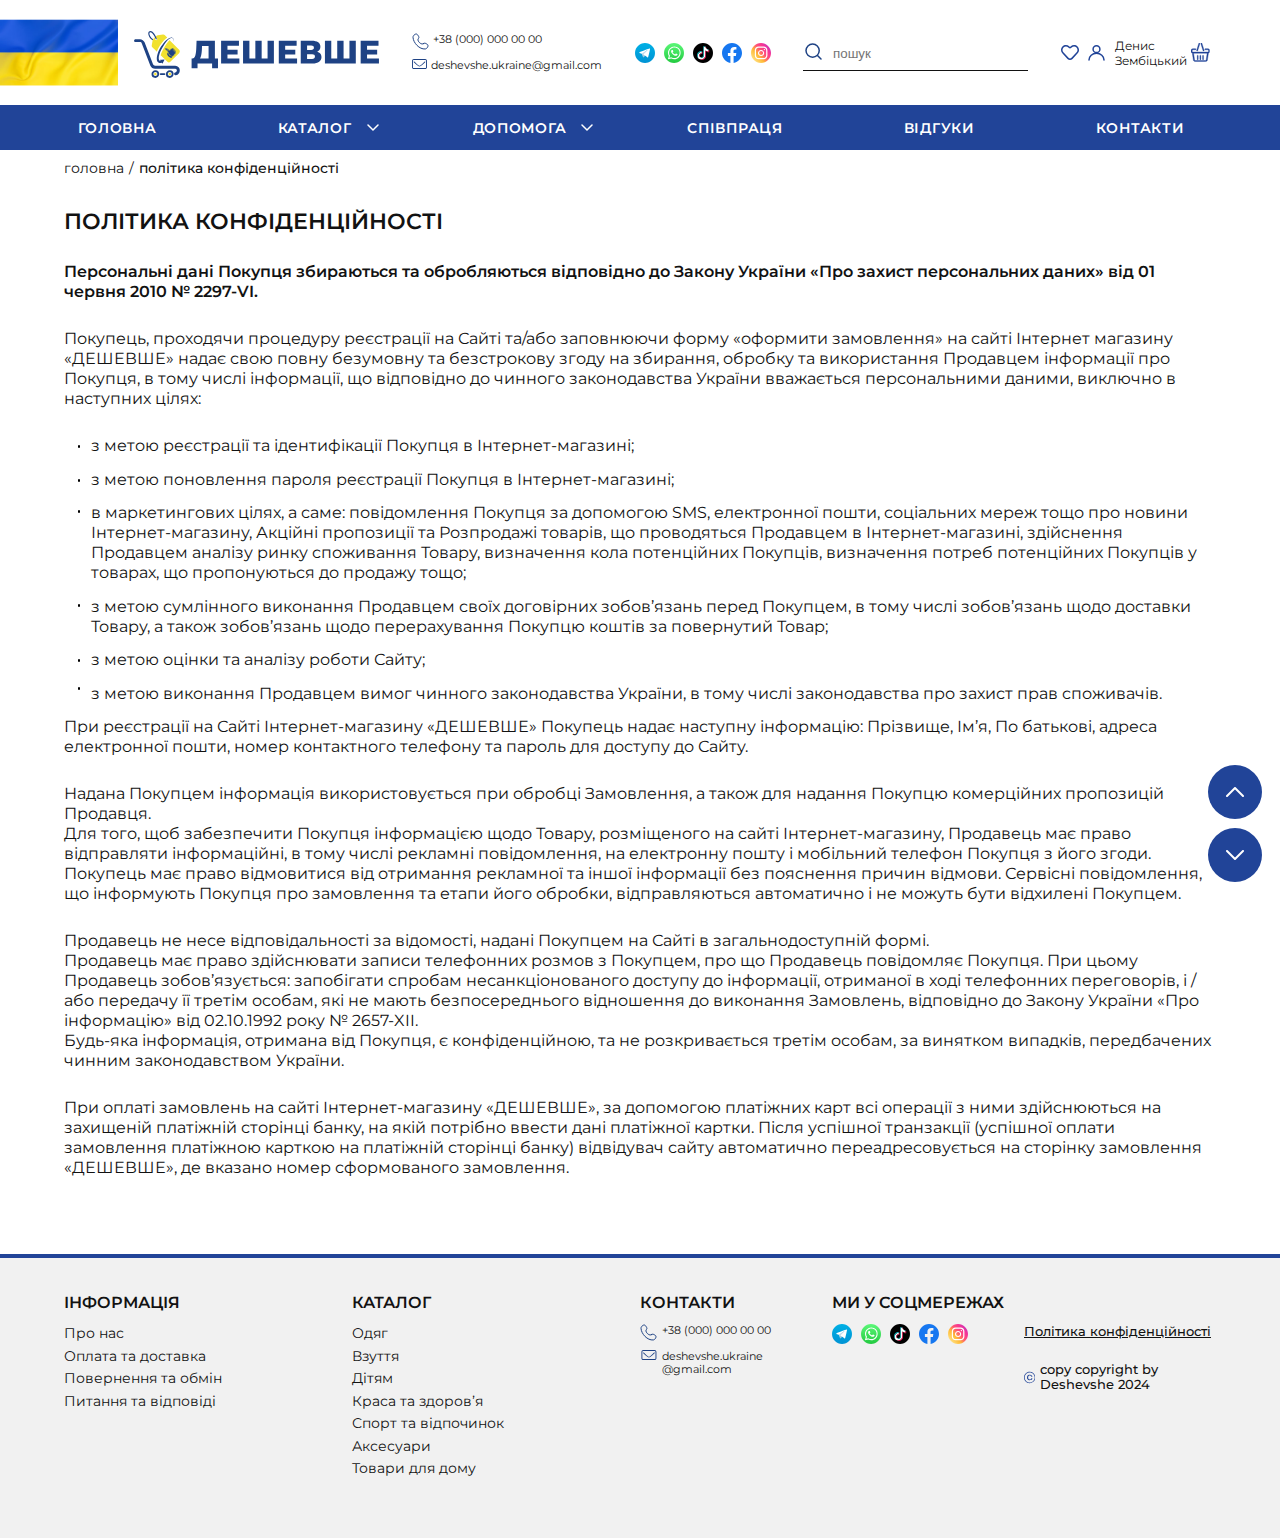
<file: docs/privacy.html>
<!DOCTYPE html><html lang="uk"><head><meta charset="UTF-8"><meta name="viewport" content="width=device-width, initial-scale=1.0, user-scalable=yes, maximum-scale=2.0"><link rel="preconnect" href="https://fonts.googleapis.com">
<link rel="preconnect" href="https://fonts.gstatic.com" crossorigin>
<link href="https://fonts.googleapis.com/css2?family=Montserrat:wght@100..900&display=swap" rel="stylesheet"><link rel="stylesheet" href="css/style.css"><title>Дешевше - інтернет магазин необхідних товарів для всієї родини</title></head><body id="body"><header><div class="fixed-header"><div class="wrapper d-flex header item-center"><div class="flex-between burger-logo item-center"><div class="logo flag-img"><a href="index.html"><img src="img/logo.svg" alt="logo"></a></div></div><div class="icon-mobile flex-between item-center"><div class="search-mobile"> <a href="#"> <svg xmlns="http://www.w3.org/2000/svg" width="11" height="11" viewBox="0 0 11 11" fill="none">
<circle cx="4.5" cy="4.5" r="4" stroke="#214498"/>
<path d="M9.64645 10.3536C9.84171 10.5488 10.1583 10.5488 10.3536 10.3536C10.5488 10.1583 10.5488 9.84171 10.3536 9.64645L9.64645 10.3536ZM7.14645 7.85355L9.64645 10.3536L10.3536 9.64645L7.85355 7.14645L7.14645 7.85355Z" fill="#214498"/>
</svg></a></div><p class="like-cta"> <a href="like-product.html "> <svg xmlns="http://www.w3.org/2000/svg" width="18" height="18" viewBox="0 0 18 15" fill="none">
<path fill-rule="evenodd" clip-rule="evenodd" d="M9 3.56603C8.60077 3.56603 8.21802 3.40688 7.93648 3.12383L7.31995 2.50396C5.98855 1.16536 3.83329 1.16536 2.50189 2.50396C1.20207 3.81081 1.16178 5.92042 2.41159 7.27666L7.56529 12.8692C8.34036 13.7103 9.65962 13.7103 10.4347 12.8692L15.5884 7.27663C16.8382 5.9204 16.7979 3.81079 15.4981 2.50394C14.1667 1.16535 12.0115 1.16535 10.6801 2.50395L10.0635 3.12383C9.78198 3.40688 9.39923 3.56603 9 3.56603ZM9.79432 1.27598C9.73401 1.33093 9.67473 1.38765 9.61655 1.44615L9 2.06603L8.38346 1.44616C8.32528 1.38767 8.26601 1.33095 8.2057 1.27601C6.27808 -0.480262 3.29803 -0.423545 1.43838 1.44616C-0.42795 3.32258 -0.485295 6.34658 1.30854 8.29316L6.46223 13.8857C7.83138 15.3714 10.1686 15.3714 11.5377 13.8857L16.6915 8.29313C18.4853 6.34656 18.4279 3.32256 16.5616 1.44614C14.702 -0.423554 11.7219 -0.480273 9.79432 1.27598Z" fill="#1E4284"/>
</svg></a></p><p class="cabinet-cta"><a href="#"><svg xmlns="http://www.w3.org/2000/svg" width="11" height="10" viewBox="0 0 11 10" fill="none">
<circle cx="5.5" cy="2.5" r="2" stroke="#214498"/>
<path d="M10 9C10 6.79086 7.98528 5 5.5 5C3.01472 5 1 6.79086 1 9" stroke="#214498" stroke-linecap="round"/>
</svg></a></p><p class="cart-cta"> <a href="basket.html"><svg xmlns="http://www.w3.org/2000/svg" width="10" height="10" viewBox="0 0 10 10" fill="none">
<g clip-path="url(#clip0_474_28)">
<path fill-rule="evenodd" clip-rule="evenodd" d="M3.17996 4.28995C3.02996 4.21995 2.95996 4.00995 3.01996 3.82995L4.15996 0.229953C4.21996 0.0399531 4.38996 -0.0500469 4.52996 0.0299531C4.67996 0.0999531 4.74996 0.309953 4.68996 0.489953L3.54996 4.08995C3.50996 4.22995 3.39996 4.31995 3.28996 4.31995C3.25996 4.31995 3.22996 4.31995 3.19996 4.30995C3.19996 4.29995 3.18996 4.29995 3.17996 4.28995Z" fill="#1E4284" stroke="#1E4284" stroke-width="0.2"/>
<path fill-rule="evenodd" clip-rule="evenodd" d="M6.45 4.08992L5.31 0.489924C5.25 0.309924 5.32 0.0999238 5.47 0.0299239C5.61 -0.0500761 5.78 0.0299239 5.84 0.229924L6.98 3.82992C7.04 4.00992 6.97 4.21992 6.82 4.28992C6.79 4.30992 6.75 4.31992 6.71 4.31992C6.6 4.31992 6.49 4.22992 6.45 4.08992Z" fill="#1E4284" stroke="#1E4284" stroke-width="0.2"/>
<path fill-rule="evenodd" clip-rule="evenodd" d="M3.29004 8.63998V6.83998C3.29004 6.63998 3.41004 6.47998 3.57004 6.47998C3.73004 6.47998 3.86004 6.63998 3.86004 6.83998V8.63998C3.86004 8.83998 3.73004 8.99998 3.57004 8.99998C3.41004 8.99998 3.29004 8.83998 3.29004 8.63998Z" fill="#1E4284" stroke="#1E4284" stroke-width="0.2"/>
<path fill-rule="evenodd" clip-rule="evenodd" d="M4.70996 8.63998V6.83998C4.70996 6.63998 4.83996 6.47998 4.99996 6.47998C5.15996 6.47998 5.28996 6.63998 5.28996 6.83998V8.63998C5.28996 8.83998 5.15996 8.99998 4.99996 8.99998C4.83996 8.99998 4.70996 8.83998 4.70996 8.63998Z" fill="#1E4284" stroke="#1E4284" stroke-width="0.2"/>
<path fill-rule="evenodd" clip-rule="evenodd" d="M6.14001 8.63998V6.83998C6.14001 6.63998 6.27001 6.47998 6.43001 6.47998C6.59001 6.47998 6.71001 6.63998 6.71001 6.83998V8.63998C6.71001 8.83998 6.59001 8.99998 6.43001 8.99998C6.27001 8.99998 6.14001 8.83998 6.14001 8.63998Z" fill="#1E4284" stroke="#1E4284" stroke-width="0.2"/>
<path fill-rule="evenodd" clip-rule="evenodd" d="M9 3H7.67C7.48 3 7.33 3.14 7.33 3.3C7.33 3.47 7.48 3.61 7.67 3.61H9C9.18 3.61 9.33 3.75 9.33 3.91V4.52C9.33 4.69 9.18 4.83 9 4.83H1C0.82 4.83 0.67 4.69 0.67 4.52V3.91C0.67 3.75 0.82 3.61 1 3.61H2.33C2.52 3.61 2.67 3.47 2.67 3.3C2.67 3.14 2.52 3 2.33 3H1C0.45 3 0 3.41 0 3.91V4.52C0 4.93 0.3 5.27 0.7 5.39L1.25 9.13C1.32 9.62 1.8 10 2.33 10H7.67C8.2 10 8.68 9.62 8.75 9.13L9.3 5.39C9.7 5.27 10 4.93 10 4.52V3.91C10 3.41 9.55 3 9 3ZM8.09 9.05C8.06 9.23 7.87 9.39 7.67 9.39H2.33C2.13 9.39 1.94 9.23 1.91 9.05L1.38 5.43H8.62L8.09 9.05Z" fill="#1E4284" stroke="#1E4284" stroke-width="0.2"/>
</g>
<defs>
<clipPath id="clip0_474_28">
<rect width="10" height="10" fill="white"/>
</clipPath>
</defs>
</svg></a></p></div><div class="contact decstop-contact"><p class="d-flex"><svg xmlns="http://www.w3.org/2000/svg" width="17" height="17" viewBox="0 0 17 17" fill="none">
<path d="M11.5 10.6012C9.50415 12.7018 4.41318 7.65653 6.41662 5.54795C7.63985 4.26052 6.25803 2.78923 5.49317 1.70778C4.0577 -0.321854 0.906427 2.48034 1.00213 4.26287C1.30394 9.88404 7.38462 16.5455 13.2729 15.9645C15.115 15.7827 17.2315 12.456 15.1186 11.2402C14.0621 10.6322 12.6118 9.43099 11.5 10.6012Z" stroke="#1E4284" stroke-linecap="round" stroke-linejoin="round"/>
</svg><a href="tel:+380000000000">+38 (000) 000 00 00 </a></p><p class="d-flex"><svg xmlns="http://www.w3.org/2000/svg" width="15" height="10" viewBox="0 0 15 10" fill="none">
<path fill-rule="evenodd" clip-rule="evenodd" d="M1.875 0.9375H13.125C13.6428 0.9375 14.0625 1.35723 14.0625 1.875V8.125C14.0625 8.64277 13.6428 9.0625 13.125 9.0625H1.875C1.35723 9.0625 0.9375 8.64277 0.9375 8.125V1.875C0.9375 1.35723 1.35723 0.9375 1.875 0.9375ZM0 1.875C0 0.839466 0.839466 0 1.875 0H13.125C14.1605 0 15 0.839466 15 1.875V8.125C15 9.16053 14.1605 10 13.125 10H1.875C0.839466 10 0 9.16053 0 8.125V1.875ZM2.35405 2.60864C2.19114 2.45844 1.93354 2.46476 1.77868 2.62277C1.62382 2.78078 1.63034 3.03063 1.79324 3.18083L4.81459 5.96661C4.81997 5.97157 4.82548 5.97638 4.83113 5.98105L4.85188 5.99819C5.40924 6.45856 5.85647 6.82796 6.25018 7.07894C6.65807 7.33896 7.05015 7.5 7.5 7.5C7.94985 7.5 8.34193 7.33896 8.74982 7.07894C9.14353 6.82796 9.59076 6.45856 10.1481 5.99819L10.1481 5.99819L10.1689 5.98104C10.1745 5.97638 10.18 5.97157 10.1854 5.96661L13.2068 3.18083C13.3697 3.03063 13.3762 2.78078 13.2213 2.62277C13.0665 2.46476 12.8089 2.45844 12.646 2.60864L9.63268 5.38698C9.05424 5.86474 8.64749 6.19945 8.30277 6.41921C7.96565 6.63411 7.73022 6.71053 7.5 6.71053C7.26978 6.71053 7.03435 6.63411 6.69723 6.41921C6.35251 6.19945 5.94576 5.86474 5.36733 5.38698L2.35405 2.60864Z" fill="#1E4284"/>
</svg><a href="mailto:deshevshe.ukraine@gmail.com">deshevshe.ukraine@gmail.com</a></p></div><div class="social-header"><div class="d-flex social-icon"><p><a href="https://t.me/"> <svg xmlns="http://www.w3.org/2000/svg" width="20" height="20" viewBox="0 0 20 20" fill="none">
<g clip-path="url(#clip0_213_16744)">
<path d="M10 20C15.5228 20 20 15.5228 20 10C20 4.47715 15.5228 0 10 0C4.47715 0 0 4.47715 0 10C0 15.5228 4.47715 20 10 20Z" fill="url(#paint0_linear_213_16744)"/>
<path d="M6.7998 10.7L7.9998 14C7.9998 14 8.0998 14.3 8.2998 14.3C8.4998 14.3 10.7998 11.8 10.7998 11.8L13.3998 6.7L6.7998 9.9V10.7Z" fill="#C1DAEA"/>
<path d="M8.29966 11.6L8.09966 14C8.09966 14 7.99966 14.7 8.69966 14C9.39966 13.3 10.1997 12.7 10.1997 12.7L8.29966 11.6Z" fill="#9CC6D9"/>
<path d="M6.8001 10.8L4.4001 10C4.4001 10 4.1001 9.9 4.2001 9.6C4.2001 9.5 4.3001 9.5 4.4001 9.4C4.9001 9 14.4001 5.6 14.4001 5.6C14.4001 5.6 14.7001 5.5 14.8001 5.6C14.9001 5.6 14.9001 5.7 15.0001 5.8C15.0001 5.8 15.0001 5.9 15.0001 6C15.0001 6.1 15.0001 6.1 15.0001 6.2C14.9001 7.1 13.2001 14.1 13.2001 14.1C13.2001 14.1 13.1001 14.5 12.7001 14.5C12.6001 14.5 12.4001 14.5 12.2001 14.3C11.5001 13.7 9.0001 12 8.4001 11.6C8.4001 11.6 8.4001 11.6 8.4001 11.5V11.4C8.4001 11.4 12.8001 7.5 12.9001 7.1C12.9001 7.1 12.9001 7.1 12.8001 7.1C12.5001 7.2 7.5001 10.4 6.9001 10.7C6.9001 10.9 6.8001 10.8 6.8001 10.8Z" fill="white"/>
</g>
<defs>
<linearGradient id="paint0_linear_213_16744" x1="10" y1="20" x2="10" y2="0" gradientUnits="userSpaceOnUse">
<stop stop-color="#0093D4"/>
<stop offset="1" stop-color="#00B0E5"/>
</linearGradient>
<clipPath id="clip0_213_16744">
<rect width="20" height="20" fill="white"/>
</clipPath>
</defs>
</svg></a></p><p><a href="whatsapp://send?phone=+12345678910"> <svg xmlns="http://www.w3.org/2000/svg" width="20" height="20" viewBox="0 0 20 20" fill="none">
<g clip-path="url(#clip0_213_16752)">
<path d="M10 20C15.5228 20 20 15.5228 20 10C20 4.47715 15.5228 0 10 0C4.47715 0 0 4.47715 0 10C0 15.5228 4.47715 20 10 20Z" fill="url(#paint0_linear_213_16752)"/>
<path fill-rule="evenodd" clip-rule="evenodd" d="M14.8004 5.3C13.6004 4.1 12.0004 3.4 10.3004 3.4C6.80039 3.5 4.00039 6.3 4.00039 9.8C4.00039 10.9 4.30039 12 4.80039 13L3.90039 16.3L7.30039 15.4C8.20039 15.9 9.30039 16.2 10.3004 16.2C13.8004 16.2 16.6004 13.4 16.6004 9.9C16.7004 8.1 16.0004 6.5 14.8004 5.3ZM10.3004 15.1C9.40039 15.1 8.40039 14.8 7.60039 14.4L7.40039 14.3L5.40039 14.8L6.00039 12.8L5.90039 12.6C5.30039 11.8 5.00039 10.8 5.10039 9.8C5.10039 6.9 7.50039 4.5 10.4004 4.5C11.8004 4.5 13.1004 5 14.1004 6C15.1004 7 15.6004 8.3 15.6004 9.7C15.6004 12.7 13.2004 15.1 10.3004 15.1ZM13.2004 11.1C13.0004 11 12.3004 10.6 12.1004 10.6C12.0004 10.5 11.8004 10.5 11.7004 10.7C11.6004 10.9 11.3004 11.2 11.2004 11.3C11.1004 11.4 11.0004 11.4 10.9004 11.3C10.7004 11.2 10.2004 11.1 9.60039 10.5C9.10039 10.1 8.80039 9.6 8.70039 9.4C8.60039 9.2 8.70039 9.2 8.80039 9.1C8.90039 9.1 9.00039 9 9.10039 8.9C9.20039 8.8 9.20039 8.7 9.30039 8.6C9.40039 8.5 9.30039 8.4 9.30039 8.3C9.30039 8.2 8.90039 7.4 8.80039 7.1C8.60039 6.8 8.50039 6.9 8.40039 6.9C8.30039 6.9 8.20039 6.9 8.10039 6.9C8.00039 6.9 7.80039 6.9 7.70039 7.1C7.50039 7.2 7.10039 7.6 7.10039 8.4C7.10039 9.2 7.70039 9.9 7.70039 10C7.80039 10.1 8.80039 11.7 10.4004 12.4C10.8004 12.6 11.1004 12.7 11.3004 12.7C11.7004 12.8 12.0004 12.8 12.3004 12.8C12.6004 12.8 13.2004 12.4 13.4004 12C13.5004 11.6 13.5004 11.3 13.5004 11.2C13.5004 11.2 13.4004 11.2 13.2004 11.1Z" fill="white"/>
</g>
<defs>
<linearGradient id="paint0_linear_213_16752" x1="10" y1="18.547" x2="10" y2="-1.453" gradientUnits="userSpaceOnUse">
<stop stop-color="#27CD44"/>
<stop offset="1" stop-color="#5FFB7C"/>
</linearGradient>
<clipPath id="clip0_213_16752">
<rect width="20" height="20" fill="white"/>
</clipPath>
</defs>
</svg></a></p><p><a href=""> <svg xmlns="http://www.w3.org/2000/svg" width="20" height="20" viewBox="0 0 20 20" fill="none">
<g clip-path="url(#clip0_213_16759)">
<path d="M10 20C15.5228 20 20 15.5228 20 10C20 4.47715 15.5228 0 10 0C4.47715 0 0 4.47715 0 10C0 15.5228 4.47715 20 10 20Z" fill="black"/>
<path d="M7.29961 14C7.39961 14.1 7.49961 14.2 7.59961 14.3C7.89961 14.6 8.29961 14.7 8.69961 14.7C9.69961 14.8 10.5996 14 10.6996 13V12.9C10.6996 9.9 10.6996 6.9 10.6996 3.9C10.6996 3.7 10.6996 3.7 10.8996 3.7C11.3996 3.7 11.7996 3.7 12.2996 3.7H12.3996V3.8C12.5996 4.6 12.9996 5.2 13.6996 5.7L13.7996 5.8C13.7996 5.8 13.8996 5.8 13.8996 5.9C13.9996 6 14.0996 6.1 14.1996 6.1C14.5996 6.4 14.9996 6.6 15.3996 6.7H15.4996V6.8C15.4996 7.3 15.4996 7.9 15.4996 8.4C15.4996 8.5 15.4996 8.5 15.3996 8.5C14.9996 8.5 14.5996 8.4 14.2996 8.4C13.6996 8.3 13.0996 8 12.4996 7.6C12.4996 7.6 12.3996 7.5 12.3996 7.6V7.7C12.3996 9.2 12.3996 10.7 12.3996 12.2C12.3996 13.2 12.0996 14.2 11.3996 15C10.6996 15.8 9.79961 16.3 8.69961 16.5C7.89961 16.6 6.99961 16.5 6.29961 16.1C6.19961 16 6.09961 16 5.89961 15.9L5.79961 15.8C5.49961 15.6 5.39961 15.3 5.19961 15C4.89961 14.6 4.79961 14.1 4.69961 13.6C4.69961 13.3 4.59961 13 4.59961 12.7C4.69961 11.7 4.99961 10.9 5.59961 10.2C6.09961 9.6 6.79961 9.2 7.49961 8.9C7.79961 8.8 8.09961 8.7 8.49961 8.7C8.59961 8.7 8.59961 8.7 8.69961 8.7H8.79961V8.8C8.79961 9.3 8.79961 9.9 8.79961 10.4C8.79961 10.4 8.79961 10.4 8.79961 10.5C8.79961 10.6 8.79961 10.6 8.69961 10.6C8.59961 10.6 8.39961 10.5 8.29961 10.5C8.09961 10.5 7.79961 10.5 7.59961 10.6C6.89961 10.9 6.39961 11.4 6.29961 12.2C6.19961 13 6.49961 13.6 7.09961 14C7.19961 13.9 7.29961 14 7.29961 14Z" fill="white"/>
<path d="M5.90039 15.9C6.40039 16.2 7.00039 16.4 7.50039 16.5C7.80039 16.5 8.10039 16.6 8.30039 16.5C9.20039 16.5 10.1004 16.1 10.8004 15.5C11.5004 14.9 12.0004 14.2 12.2004 13.3C12.3004 13 12.3004 12.7 12.3004 12.5C12.3004 12.3 12.3004 12.2 12.3004 12C12.3004 10.6 12.3004 9.2 12.3004 7.8V7.7H12.4004C12.9004 8 13.4004 8.3 14.0004 8.5C14.3004 8.6 14.7004 8.6 15.0004 8.7C15.1004 8.7 15.3004 8.7 15.4004 8.7C15.5004 8.7 15.5004 8.7 15.5004 8.6C15.5004 8.5 15.5004 8.5 15.5004 8.4C15.5004 7.9 15.5004 7.4 15.5004 7V6.9C15.6004 6.9 15.8004 6.9 15.9004 7C16.0004 7 16.1004 7 16.1004 7C16.1004 7 16.2004 7 16.2004 7.1C16.2004 7.8 16.2004 8.5 16.2004 9.2C16.2004 9.3 16.2004 9.3 16.1004 9.3C15.9004 9.3 15.7004 9.3 15.5004 9.3C15.1004 9.2 14.6004 9.1 14.2004 9C13.8004 8.8 13.4004 8.6 13.1004 8.4C13.1004 8.4 13.1004 8.4 13.0004 8.3V8.4C13.0004 9.9 13.0004 11.4 13.0004 12.9C13.0004 13.7 12.8004 14.5 12.4004 15.1C11.9004 15.9 11.2004 16.5 10.2004 16.8C9.60039 17 9.10039 17.1 8.50039 17C7.60039 17 6.70039 16.6 5.90039 15.9Z" fill="#EC1655"/>
<path d="M12.5004 3.8C12.4004 3.8 12.4004 3.8 12.5004 3.8C11.9004 3.8 11.4004 3.8 10.9004 3.8C10.8004 3.8 10.8004 3.8 10.8004 3.9C10.8004 6.9 10.8004 9.9 10.8004 12.8C10.8004 13 10.8004 13.2 10.7004 13.4C10.5004 14.1 10.0004 14.6 9.30039 14.7C8.50039 14.9 7.90039 14.6 7.40039 14C7.50039 14.1 7.70039 14.1 7.90039 14.1C8.40039 14.2 8.90039 14.1 9.30039 13.9C9.80039 13.6 10.1004 13.1 10.2004 12.6C10.2004 12.5 10.2004 12.4 10.2004 12.3C10.2004 9.3 10.2004 6.3 10.2004 3.4C10.2004 3.3 10.2004 3.3 10.3004 3.3C11.0004 3.3 11.7004 3.3 12.4004 3.3C12.5004 3.3 12.5004 3.3 12.5004 3.4C12.4004 3.4 12.4004 3.6 12.5004 3.8Z" fill="#0CBAC6"/>
<path d="M8.8 8.70001C8.4 8.70001 8 8.70001 7.6 8.90001C7 9.10001 6.5 9.40001 6 9.80001C5.4 10.3 5 11 4.8 11.8C4.7 12.1 4.7 12.4 4.7 12.6C4.7 12.8 4.7 12.9 4.7 13.1C4.7 13.6 4.8 14 5 14.5C5.2 15 5.5 15.4 5.8 15.8C5.7 15.8 5.7 15.7 5.6 15.6C4.9 15.1 4.4 14.4 4.2 13.5C4.1 13.3 4 13 4 12.7C4 12.5 4 12.3 4 12C4 11.5 4.2 11 4.4 10.6C4.6 10.1 4.9 9.70001 5.3 9.30001C5.7 8.90001 6.2 8.50001 6.8 8.30001C7.2 8.20001 7.5 8.10001 7.9 8.10001C8.2 8.10001 8.5 8.10001 8.7 8.10001C8.7 8.10001 8.8 8.10001 8.8 8.20001C8.8 8.30001 8.8 8.50001 8.8 8.70001Z" fill="#0CBAC6"/>
<path d="M7.29997 14C7.09997 13.9 6.99997 13.8 6.89997 13.7C6.59997 13.4 6.39997 13 6.29997 12.5C6.19997 11.5 6.79997 10.7 7.59997 10.4C7.99997 10.3 8.29997 10.3 8.69997 10.4C8.69997 10.4 8.69997 10.4 8.79997 10.4V10.3C8.79997 9.80001 8.79997 9.20001 8.79997 8.70001V8.60001C8.99997 8.60001 9.19997 8.60001 9.39997 8.60001C9.39997 9.30001 9.39997 10 9.39997 10.8V10.9C9.29997 10.9 9.19997 10.9 9.09997 10.8C8.49997 10.7 7.99997 10.9 7.59997 11.2C7.19997 11.5 6.99997 11.9 6.89997 12.4C6.89997 13.1 6.99997 13.5 7.29997 14Z" fill="#EC1655"/>
<path d="M13.9004 5.9C13.7004 5.8 13.5004 5.6 13.3004 5.4C12.8004 4.9 12.6004 4.4 12.4004 3.8C12.6004 3.8 12.8004 3.8 13.0004 3.8C13.0004 4.3 13.2004 4.8 13.4004 5.3C13.6004 5.5 13.7004 5.7 13.9004 5.9Z" fill="#EC1655"/>
<path d="M15.6 6.9C15 6.8 14.6 6.5 14.1 6.2C14.1 6.1 14 6 14 6C14 6 14 6 14.1 6C14.4 6.2 14.8 6.3 15.2 6.4C15.3 6.4 15.5 6.4 15.7 6.4C15.8 6.4 15.8 6.4 15.8 6.5C15.6 6.6 15.6 6.7 15.6 6.9Z" fill="#0CBAC6"/>
</g>
<defs>
<clipPath id="clip0_213_16759">
<rect width="20" height="20" fill="white"/>
</clipPath>
</defs>
</svg></a></p><p><a href=""> <svg xmlns="http://www.w3.org/2000/svg" width="20" height="20" viewBox="0 0 20 20" fill="none">
<g clip-path="url(#clip0_213_16771)">
<path d="M10 0C4.5 0 0 4.5 0 10C0 15 3.7 19.1 8.4 19.9V12.9H5.9V10H8.4V7.8C8.4 5.3 9.9 3.9 12.2 3.9C13.3 3.9 14.4 4.1 14.4 4.1V6.6H13.1C11.9 6.6 11.5 7.4 11.5 8.2V10H14.3L13.9 12.9H11.6V19.9C16.3 19.1 20 15 20 10C20 4.5 15.5 0 10 0Z" fill="#1677F0"/>
</g>
<defs>
<clipPath id="clip0_213_16771">
<rect width="20" height="20" fill="white"/>
</clipPath>
</defs>
</svg></a></p><p><a href=""> <svg xmlns="http://www.w3.org/2000/svg" width="20" height="20" viewBox="0 0 20 20" fill="none">
<g clip-path="url(#clip0_213_16773)">
<path d="M10.0002 18.7C14.8603 18.7 18.8002 14.7601 18.8002 9.9C18.8002 5.03989 14.8603 1.1 10.0002 1.1C5.14009 1.1 1.2002 5.03989 1.2002 9.9C1.2002 14.7601 5.14009 18.7 10.0002 18.7Z" fill="white"/>
<path d="M10 20C4.5 20 0 15.5 0 10C0 4.5 4.5 0 10 0C15.5 0 20 4.5 20 10C20 15.5 15.5 20 10 20ZM13.4 5.9C13 5.9 12.7 6.2 12.7 6.6C12.7 7 13 7.3 13.4 7.3C13.8 7.3 14.1 7 14.1 6.6C14.1 6.2 13.8 5.9 13.4 5.9ZM10.1 6.9C8.4 6.9 7 8.3 7 10C7 11.7 8.4 13.1 10.1 13.1C11.8 13.1 13.2 11.7 13.2 10C13.2 8.3 11.8 6.9 10.1 6.9ZM10.1 12C9 12 8.1 11.1 8.1 10C8.1 8.9 9 8 10.1 8C11.2 8 12.1 8.9 12.1 10C12.1 11.1 11.2 12 10.1 12ZM16.4 7.4C16.4 5.3 14.7 3.6 12.6 3.6H7.6C5.5 3.6 3.8 5.3 3.8 7.4V12.4C3.8 14.5 5.5 16.2 7.6 16.2H12.6C14.7 16.2 16.4 14.5 16.4 12.4V7.4ZM15.2 12.4C15.2 13.8 14 15 12.6 15H7.6C6.1 15 5 13.9 5 12.4V7.4C5 6 6.1 4.8 7.6 4.8H12.6C14 4.8 15.2 6 15.2 7.4V12.4Z" fill="url(#paint0_linear_213_16773)"/>
</g>
<defs>
<linearGradient id="paint0_linear_213_16773" x1="1.92" y1="16.88" x2="26.7298" y2="-4.2452" gradientUnits="userSpaceOnUse">
<stop offset="0.0011048" stop-color="#FFE185"/>
<stop offset="0.2094" stop-color="#FFBB36"/>
<stop offset="0.3765" stop-color="#FF5176"/>
<stop offset="0.5238" stop-color="#F63395"/>
<stop offset="0.7394" stop-color="#A436D2"/>
<stop offset="1" stop-color="#5F4EED"/>
</linearGradient>
<clipPath id="clip0_213_16773">
<rect width="20" height="20" fill="white"/>
</clipPath>
</defs>
</svg></a></p></div></div><div class="search-block"><form action="#" method="post"><label for="search"><input type="text" id="search" name="search" placeholder="пошук"></label><button class="serch" type="submit"><svg xmlns="http://www.w3.org/2000/svg" width="17" height="17" viewBox="0 0 17 17" fill="none">
<path d="M16 16L12.4706 12.4706M14.2353 7.61765C14.2353 11.2725 11.2725 14.2353 7.61765 14.2353C3.96282 14.2353 1 11.2725 1 7.61765C1 3.96282 3.96282 1 7.61765 1C11.2725 1 14.2353 3.96282 14.2353 7.61765Z" stroke="#1E4284" stroke-width="1.5" stroke-linecap="round" stroke-linejoin="round"/>
</svg></button></form></div><div class="header-btn flex-between decstop-cart item-center"><p class="like-cta"> <a href="like-product.html "> <svg xmlns="http://www.w3.org/2000/svg" width="18" height="18" viewBox="0 0 18 15" fill="none">
<path fill-rule="evenodd" clip-rule="evenodd" d="M9 3.56603C8.60077 3.56603 8.21802 3.40688 7.93648 3.12383L7.31995 2.50396C5.98855 1.16536 3.83329 1.16536 2.50189 2.50396C1.20207 3.81081 1.16178 5.92042 2.41159 7.27666L7.56529 12.8692C8.34036 13.7103 9.65962 13.7103 10.4347 12.8692L15.5884 7.27663C16.8382 5.9204 16.7979 3.81079 15.4981 2.50394C14.1667 1.16535 12.0115 1.16535 10.6801 2.50395L10.0635 3.12383C9.78198 3.40688 9.39923 3.56603 9 3.56603ZM9.79432 1.27598C9.73401 1.33093 9.67473 1.38765 9.61655 1.44615L9 2.06603L8.38346 1.44616C8.32528 1.38767 8.26601 1.33095 8.2057 1.27601C6.27808 -0.480262 3.29803 -0.423545 1.43838 1.44616C-0.42795 3.32258 -0.485295 6.34658 1.30854 8.29316L6.46223 13.8857C7.83138 15.3714 10.1686 15.3714 11.5377 13.8857L16.6915 8.29313C18.4853 6.34656 18.4279 3.32256 16.5616 1.44614C14.702 -0.423554 11.7219 -0.480273 9.79432 1.27598Z" fill="#1E4284"/>
</svg></a></p><p class="cabinet-cta"> <a class="d-flex item-center" href="#"><svg xmlns="http://www.w3.org/2000/svg" width="17" height="16" viewBox="0 0 17 16" fill="none">
<circle cx="8.50016" cy="4.16667" r="3.41667" stroke="none" stroke-width="1.5"/>
<path d="M16 14.9999C16 11.318 12.6421 8.33325 8.5 8.33325C4.35786 8.33325 1 11.318 1 14.9999" stroke="#1E4284" stroke-width="1.5" stroke-linecap="round"/>
</svg><span class="name-autorization">Денис Зембіцький</span></a></p><p class="cart-cta"> <a href="basket.html"><svg xmlns="http://www.w3.org/2000/svg" viewBox="0 0 20 15" fill="none">
<g clip-path="url(#clip0_2001_1242)">
<path fill-rule="evenodd" clip-rule="evenodd" d="M4.77019 6.43505C4.54519 6.33005 4.44019 6.01505 4.53019 5.74505L6.24019 0.345052C6.33019 0.0600517 6.58519 -0.0749483 6.79519 0.0450517C7.02019 0.150052 7.12519 0.465052 7.03519 0.735052L5.32519 6.13505C5.26519 6.34505 5.10019 6.48005 4.93519 6.48005C4.89019 6.48005 4.84519 6.48005 4.80019 6.46505C4.80019 6.45005 4.78519 6.45005 4.77019 6.43505Z" fill="#none" stroke="#none" stroke-width="0.3"/>
<path fill-rule="evenodd" clip-rule="evenodd" d="M9.67476 6.13501L7.96476 0.735008C7.87476 0.465008 7.97976 0.150008 8.20476 0.0450078C8.41476 -0.0749922 8.66976 0.0450079 8.75976 0.345008L10.4698 5.74501C10.5598 6.01501 10.4548 6.33001 10.2298 6.43501C10.1848 6.46501 10.1248 6.48001 10.0648 6.48001C9.89976 6.48001 9.73476 6.34501 9.67476 6.13501Z" fill="#none" stroke="#none" stroke-width="0.3"/>
<path fill-rule="evenodd" clip-rule="evenodd" d="M4.93506 12.96V10.26C4.93506 9.95997 5.11506 9.71997 5.35506 9.71997C5.59506 9.71997 5.79006 9.95997 5.79006 10.26V12.96C5.79006 13.26 5.59506 13.5 5.35506 13.5C5.11506 13.5 4.93506 13.26 4.93506 12.96Z" fill="#none" stroke="#none" stroke-width="0.2"/>
<path fill-rule="evenodd" clip-rule="evenodd" d="M7.06494 12.96V10.26C7.06494 9.95997 7.25994 9.71997 7.49994 9.71997C7.73994 9.71997 7.93494 9.95997 7.93494 10.26V12.96C7.93494 13.26 7.73994 13.5 7.49994 13.5C7.25994 13.5 7.06494 13.26 7.06494 12.96Z" fill="#none" stroke="#none" stroke-width="0.2"/>
<path fill-rule="evenodd" clip-rule="evenodd" d="M9.20996 12.96V10.26C9.20996 9.95997 9.40496 9.71997 9.64496 9.71997C9.88496 9.71997 10.065 9.95997 10.065 10.26V12.96C10.065 13.26 9.88496 13.5 9.64496 13.5C9.40496 13.5 9.20996 13.26 9.20996 12.96Z" fill="#none" stroke="#none" stroke-width="0.2"/>
<path fill-rule="evenodd" clip-rule="evenodd" d="M13.5 4.5H11.505C11.22 4.5 10.995 4.71 10.995 4.95C10.995 5.205 11.22 5.415 11.505 5.415H13.5C13.77 5.415 13.995 5.625 13.995 5.865V6.78C13.995 7.035 13.77 7.245 13.5 7.245H1.5C1.23 7.245 1.005 7.035 1.005 6.78V5.865C1.005 5.625 1.23 5.415 1.5 5.415H3.495C3.78 5.415 4.005 5.205 4.005 4.95C4.005 4.71 3.78 4.5 3.495 4.5H1.5C0.675 4.5 0 5.115 0 5.865V6.78C0 7.395 0.45 7.905 1.05 8.085L1.875 13.695C1.98 14.43 2.7 15 3.495 15H11.505C12.3 15 13.02 14.43 13.125 13.695L13.95 8.085C14.55 7.905 15 7.395 15 6.78V5.865C15 5.115 14.325 4.5 13.5 4.5ZM12.135 13.575C12.09 13.845 11.805 14.085 11.505 14.085H3.495C3.195 14.085 2.91 13.845 2.865 13.575L2.07 8.145H12.93L12.135 13.575Z" fill="#none" stroke="#none" stroke-width="0.3"/>
</g>
<defs>
<clipPath id="clip0_2001_1242">
<rect width="15" height="15" fill="white"/>
</clipPath>
</defs>
</svg></a></p></div><div class="burger burger-fix" id="burger"><span class="bord"></span></div><div class="black-fon-popup black-fon-reg"></div><div class="popup-cabinet"><div class="registration"><a class="cancel-popup-cabinet" href="#"> <svg xmlns="http://www.w3.org/2000/svg" width="22" height="22" viewBox="0 0 22 22" fill="none">
<path d="M20.9999 1.00008L1 21M0.999915 1L20.9998 20.9999" stroke="#D9D9D9" stroke-width="2" stroke-linecap="round" stroke-linejoin="round"/>
</svg></a><h2>особистий кабінет</h2><div class="d-flex item-center cta-reg"><a class="entry active-link" href="#">вхід</a><a class="registration" href="#">Реєстрація</a></div><hr class="reg-hr"><div class="entry-form active-form"><form action="#"><p> <label for="emailEntry">E-mail</label><input type="email" name="emailEntry" id="emailEntry" placeholder="Ваш e-mail" required autocomplete="username"></p><p> <label for="passwordEntry">Пароль</label><input class="password" type="password" id="passwordEntry" name="passwordEntry" placeholder="Ваш пароль" required autocomplete="current-password" minlength="6" maxlength="25"><a class="eye closeEye" href="#" data-target="passwordEntry"><svg class="openEye" xmlns="http://www.w3.org/2000/svg" width="17" height="12" viewBox="0 0 17 12" fill="none">
<path d="M1.39258 7.004C1.19843 6.7376 1.10136 6.6044 1.03454 6.3467C0.988487 6.16909 0.988487 5.83091 1.03454 5.6533C1.10136 5.3956 1.19843 5.2624 1.39258 4.996C2.45644 3.5362 4.78758 1 8.14286 1C11.4981 1 13.8293 3.5362 14.8931 4.996C15.0873 5.2624 15.1844 5.3956 15.2512 5.6533C15.2972 5.83091 15.2972 6.16909 15.2512 6.3467C15.1844 6.6044 15.0873 6.7376 14.8931 7.004C13.8293 8.4638 11.4981 11 8.14286 11C4.78758 11 2.45644 8.4638 1.39258 7.004Z" stroke="#D9D9D9" stroke-width="1.5" stroke-linecap="round" stroke-linejoin="round"/>
<path d="M8.14244 7.42857C8.93142 7.42857 9.57101 6.78898 9.57101 6C9.57101 5.21102 8.93142 4.57143 8.14244 4.57143C7.35346 4.57143 6.71387 5.21102 6.71387 6C6.71387 6.78898 7.35346 7.42857 8.14244 7.42857Z" stroke="#D9D9D9" stroke-width="1.5" stroke-linecap="round" stroke-linejoin="round"/>
</svg></a></p><a href="#">Забули пароль?</a><button class="yellow-cta btn-card contact-cta" type="submit">увійти </button></form></div><div class="registration-form"> <form action="#"> <p> <label for="nameReg">Імʼя та прізвище</label><input type="text" name="nameReg" placeholder="Ваше імʼя та прізвище" required maxlength="50"></p><p> <label for="emailReg">E-mail</label><input type="email" name="emailReg" placeholder="Ваш e-mail" required autocomplete="username" maxlength="50"></p><p> <label for="passwordReg">Пароль<span>(Пароль повинен бути не менше 6 символів)</span></label><input class="password" type="password" id="passwordReg" name="passwordReg" placeholder="Ваш пароль" required autocomplete="new-password" minlength="6" maxlength="25"><a class="eye closeEye" href="#" data-target="passwordReg"><svg class="openEye" xmlns="http://www.w3.org/2000/svg" width="17" height="12" viewBox="0 0 17 12" fill="none">
<path d="M1.39258 7.004C1.19843 6.7376 1.10136 6.6044 1.03454 6.3467C0.988487 6.16909 0.988487 5.83091 1.03454 5.6533C1.10136 5.3956 1.19843 5.2624 1.39258 4.996C2.45644 3.5362 4.78758 1 8.14286 1C11.4981 1 13.8293 3.5362 14.8931 4.996C15.0873 5.2624 15.1844 5.3956 15.2512 5.6533C15.2972 5.83091 15.2972 6.16909 15.2512 6.3467C15.1844 6.6044 15.0873 6.7376 14.8931 7.004C13.8293 8.4638 11.4981 11 8.14286 11C4.78758 11 2.45644 8.4638 1.39258 7.004Z" stroke="#D9D9D9" stroke-width="1.5" stroke-linecap="round" stroke-linejoin="round"/>
<path d="M8.14244 7.42857C8.93142 7.42857 9.57101 6.78898 9.57101 6C9.57101 5.21102 8.93142 4.57143 8.14244 4.57143C7.35346 4.57143 6.71387 5.21102 6.71387 6C6.71387 6.78898 7.35346 7.42857 8.14244 7.42857Z" stroke="#D9D9D9" stroke-width="1.5" stroke-linecap="round" stroke-linejoin="round"/>
</svg></a></p><p> <label for="passwordReg2">Повторіть пароль</label><input class="password" type="password" id="passwordReg2" name="passwordReg2" placeholder="Ваш пароль" required autocomplete="new-password" minlength="6" maxlength="25"><a class="eye closeEye" href="#" data-target="passwordReg2"><svg class="openEye" xmlns="http://www.w3.org/2000/svg" width="17" height="12" viewBox="0 0 17 12" fill="none">
<path d="M1.39258 7.004C1.19843 6.7376 1.10136 6.6044 1.03454 6.3467C0.988487 6.16909 0.988487 5.83091 1.03454 5.6533C1.10136 5.3956 1.19843 5.2624 1.39258 4.996C2.45644 3.5362 4.78758 1 8.14286 1C11.4981 1 13.8293 3.5362 14.8931 4.996C15.0873 5.2624 15.1844 5.3956 15.2512 5.6533C15.2972 5.83091 15.2972 6.16909 15.2512 6.3467C15.1844 6.6044 15.0873 6.7376 14.8931 7.004C13.8293 8.4638 11.4981 11 8.14286 11C4.78758 11 2.45644 8.4638 1.39258 7.004Z" stroke="#D9D9D9" stroke-width="1.5" stroke-linecap="round" stroke-linejoin="round"/>
<path d="M8.14244 7.42857C8.93142 7.42857 9.57101 6.78898 9.57101 6C9.57101 5.21102 8.93142 4.57143 8.14244 4.57143C7.35346 4.57143 6.71387 5.21102 6.71387 6C6.71387 6.78898 7.35346 7.42857 8.14244 7.42857Z" stroke="#D9D9D9" stroke-width="1.5" stroke-linecap="round" stroke-linejoin="round"/>
</svg></a></p><button class="yellow-cta btn-card contact-cta" type="submit">зареєструватися </button></form></div></div></div></div><div class="black-fon"></div><div class="header-navigation"> <nav class="wrapper"><ul class="navigation-menu-catalog"><li class="mobile-head-menu"> <span>меню</span><span class="cancel-menu"><svg width="15.026367" height="15.036133" viewBox="0 0 15.0264 15.0361" fill="#fff" xmlns="http://www.w3.org/2000/svg" xmlns:xlink="http://www.w3.org/1999/xlink"><path id="видалити" d="M0.424805 0.29834C0.819336 -0.0993652 1.43848 -0.0993652 1.83301 0.29834L7.51367 6.03198L13.1943 0.29834C13.5879 -0.0993652 14.208 -0.0993652 14.6016 0.29834C14.9961 0.696289 14.9961 1.32129 14.6016 1.71924L8.9209 7.45288L14.7314 13.3171C15.125 13.7148 15.125 14.3401 14.7314 14.7378C14.3369 15.1355 13.7178 15.1355 13.3232 14.7378L7.51367 8.87354L1.70312 14.7378C1.30957 15.1355 0.689453 15.1355 0.295898 14.7378C-0.0986328 14.3401 -0.0986328 13.7148 0.295898 13.3171L6.10547 7.45288L0.424805 1.71924C0.03125 1.32129 0.03125 0.696289 0.424805 0.29834Z" clip-rule="evenodd" fill-opacity="1.000000" fill-rule="evenodd"></path></svg></span></li><li><a class="d-block" href="index.html">головна</a></li><li><a class="down-menu" href="javascript:void(0)">каталог<svg class="position-center" xmlns="http://www.w3.org/2000/svg" width="12" height="8" viewBox="0 0 12 8" fill="none">
<path d="M1 1L6 6L11 1" stroke-width="1.5" stroke-linecap="round"/>
</svg></a><div class="sub-menu-main mobile-menu"><ul class="sub-menu"><li class="default-item d-flex item-center"><a class="d-flex item-center" href="catalog.html"><svg xmlns="http://www.w3.org/2000/svg" width="15" height="15" viewBox="0 0 15 15" >
<path d="M14.85 4.87495C14.775 4.79995 13.425 3.07495 12.45 2.09995C11.4 1.04995 10.125 1.12495 9.3 1.12495H9.075C8.775 1.12495 8.55 1.34995 8.55 1.64995C8.55 2.09995 8.025 2.39995 7.425 2.39995C6.825 2.39995 6.3 2.02495 6.3 1.64995C6.3 1.34995 6.075 1.12495 5.775 1.12495H5.55C4.8 1.12495 3.45 1.04995 2.4 2.09995C1.5 3.07495 0.15 4.87495 0.15 4.87495C0 5.02495 0 5.17495 0 5.32495C0 5.47495 0.15 5.62495 0.225 5.69995L3.225 7.64995V13.2C3.225 13.575 3.525 13.95 3.975 13.95H11.1C11.475 13.95 11.85 13.65 11.85 13.2V7.64995L14.85 5.69995C14.85 5.62495 15 5.47495 15 5.32495C15 5.17495 15 5.02495 14.85 4.87495ZM10.725 5.24995V12.825H4.275V5.24995H3.225V6.29995L1.35 5.09995C1.8 4.49995 2.625 3.52495 3.3 2.84995C3.9 2.24995 4.8 2.17495 5.4 2.17495C5.7 2.99995 6.525 3.52495 7.5 3.52495C8.475 3.52495 9.3 2.99995 9.6 2.17495C10.275 2.17495 11.1 2.24995 11.7 2.84995C12.3 3.52495 13.2 4.49995 13.65 5.09995L11.775 6.29995V5.24995H10.725Z"/>
</svg><span>одяг</span></a><div class="default-menu second-subMenu"><div><p class="head-subMenu">Жінкам</p><ul><li><a href="#">Сукні</a></li><li><a href="#">Футболки</a></li><li><a href="#">Блузи</a></li><li><a href="#">Сорочки</a></li><li><a href="#">Топи</a></li><li><a href="#">Джинси</a></li><li><a href="#">Спідниці</a></li><li><a href="#">Шорти</a></li><li><a href="#">Костюми</a></li><li><a href="#">Верхній одяг</a></li><li><a href="#">Жилети</a></li><li><a href="#">Спортивний одяг</a></li><li><a href="#">Худі</a></li><li><a href="#">Лонгсліви</a></li></ul></div><div><p class="head-subMenu">Чоловікам</p><ul><li><a href="#">Футболки</a></li><li><a href="#">Сорочки</a></li><li><a href="#">Джинси</a></li><li><a href="#">Шорти</a></li><li><a href="#">Костюми</a></li><li><a href="#">Верхній одяг</a></li><li><a href="#">Жилети</a></li><li><a href="#">Спортивний одяг</a></li><li><a href="#">Худі</a></li><li><a href="#">Лонгсліви</a></li></ul></div><div><p class="head-subMenu">Дівчатам</p><ul><li><a href="#">Сукні</a></li><li><a href="#">Футболки</a></li><li><a href="#">Блузи</a></li><li><a href="#">Сорочки</a></li><li><a href="#">Топи</a></li><li><a href="#">Джинси</a></li><li><a href="#">Спідниці</a></li><li><a href="#">Шорти</a></li><li><a href="#">Костюми</a></li><li><a href="#">Верхній одяг</a></li><li><a href="#">Жилети</a></li><li><a href="#">Спортивний одяг</a></li><li><a href="#">Худі</a></li><li><a href="#">Лонгсліви</a></li></ul></div><div><p class="head-subMenu">Хлопчикам</p><ul><li><a href="#">Футболки</a></li><li><a href="#">Сорочки</a></li><li><a href="#">Джинси</a></li><li><a href="#">Шорти</a></li><li><a href="#">Костюми</a></li><li><a href="#">Верхній одяг</a></li><li><a href="#">Жилети</a></li><li><a href="#">Спортивний одяг</a></li><li><a href="#">Худі</a></li><li><a href="#">Лонгсліви</a></li></ul></div></div></li><li class="item"><a class="d-flex item-center" href="catalog.html"><svg xmlns="http://www.w3.org/2000/svg" width="15" height="15" viewBox="0 0 15 15" >
<g clip-path="url(#clip0_195_8839)">
<path d="M14.9252 11.925C14.6252 10.425 11.6252 5.17501 10.3502 3.90001L10.1252 3.75001H9.82516C8.92516 3.67501 7.50016 3.07501 6.45016 2.47501C5.77516 2.02501 5.55016 1.72501 5.55016 1.65001C5.47516 1.05001 5.25016 0.675013 4.95016 0.450013C4.50016 0.150013 3.97516 0.225013 3.52516 0.525013C3.00016 0.825013 2.62516 1.35001 2.47516 1.50001L0.300156 4.72501C-0.149845 5.32501 -0.224845 6.60001 0.600156 7.12501L11.3252 14.025C11.8502 14.325 12.3752 14.475 12.9002 14.475C13.3502 14.475 13.7252 14.4 14.0252 14.175C14.7752 13.725 15.1502 12.9 14.9252 11.925ZM10.8002 6.22501L4.27516 8.25001L1.20016 6.22501C1.12516 6.22501 1.05016 6.07501 1.05016 5.85001C1.05016 5.62501 1.12516 5.47501 1.20016 5.32501L3.37516 2.10001C3.52516 1.95001 3.75016 1.65001 3.97516 1.50001C4.12516 1.35001 4.27516 1.35001 4.35016 1.35001C4.35016 1.35001 4.35016 1.35001 4.42516 1.35001C4.42516 1.35001 4.50016 1.42501 4.57516 1.72501C4.50016 2.32501 5.25016 2.92501 5.85016 3.37501C6.97516 4.12501 8.55016 4.65001 9.67516 4.80001C9.97516 5.02501 10.3502 5.55001 10.8002 6.22501ZM11.5502 7.35001L5.77516 9.15001L5.55016 9.00001L11.4752 7.20001C11.4752 7.27501 11.4752 7.27501 11.5502 7.35001ZM13.5002 13.35C13.1252 13.575 12.5252 13.5 12.0002 13.2L7.05016 9.97501L12.1502 8.40001C13.1252 10.05 13.8002 11.55 13.9502 12.15C14.0252 12.675 13.8752 13.125 13.5002 13.35Z" />
<path d="M9.07511 5.17503C8.92511 5.40003 9.00011 5.62503 9.22511 5.77503C9.45011 5.92503 9.67511 5.85003 9.82511 5.62503C9.97511 5.40003 9.90011 5.17503 9.67511 5.02503C9.45011 4.95003 9.22511 5.02503 9.07511 5.17503Z" />
</g>
<defs>
<clipPath id="clip0_195_8839">
<rect width="15" height="15" fill="white"/>
</clipPath>
</defs>
</svg><span> взуття</span></a><div class="second-subMenu"><div><p class="head-subMenu">Жінкам</p><ul><li><a href="#">Кросівки</a></li><li><a href="#">Футболки</a></li><li><a href="#">Блузи</a></li><li><a href="#">Сорочки</a></li></ul></div><div><p class="head-subMenu">Чоловікам</p><ul><li><a href="#">Футболки</a></li><li><a href="#">Сорочки</a></li><li><a href="#">Джинси</a></li><li><a href="#">Шорти</a></li><li><a href="#">Костюми</a></li><li><a href="#">Верхній одяг</a></li><li><a href="#">Жилети</a></li><li><a href="#">Спортивний одяг</a></li><li><a href="#">Худі</a></li><li><a href="#">Лонгсліви</a></li></ul></div><div><p class="head-subMenu">Дівчатам</p><ul><li><a href="#">Сукні</a></li><li><a href="#">Футболки</a></li><li><a href="#">Блузи</a></li><li><a href="#">Сорочки</a></li><li><a href="#">Топи</a></li><li><a href="#">Джинси</a></li><li><a href="#">Спідниці</a></li><li><a href="#">Шорти</a></li><li><a href="#">Костюми</a></li><li><a href="#">Верхній одяг</a></li><li><a href="#">Жилети</a></li><li><a href="#">Спортивний одяг</a></li><li><a href="#">Худі</a></li><li><a href="#">Лонгсліви</a></li></ul></div><div><p class="head-subMenu">Хлопчикам</p><ul><li><a href="#">Футболки</a></li><li><a href="#">Сорочки</a></li><li><a href="#">Джинси</a></li><li><a href="#">Шорти</a></li><li><a href="#">Костюми</a></li><li><a href="#">Верхній одяг</a></li><li><a href="#">Жилети</a></li><li><a href="#">Спортивний одяг</a></li><li><a href="#">Худі</a></li><li><a href="#">Лонгсліви</a></li></ul></div></div></li><li class="d-flex item-center item"><a href="catalog.html"> <svg xmlns="http://www.w3.org/2000/svg" width="15" height="15" viewBox="0 0 15 15" >
<path d="M15 6.45005C15 3.45005 12.6 1.05005 9.675 1.05005H9.15C8.85 1.05005 8.625 1.27505 8.625 1.57505V5.70005H4.125L2.85 2.55005C2.775 2.40005 2.55 2.25005 2.325 2.25005H0.525C0.225 2.25005 0 2.47505 0 2.77505C0 3.07505 0.225 3.30005 0.525 3.30005H1.95L3.225 6.37505V6.75005C3.225 7.35005 3.3 7.87505 3.525 8.32505V8.40005L3.6 8.47505C3.75 8.92505 4.05 9.37505 4.35 9.75005C3.9 10.2 3.6 10.8 3.6 11.475C3.6 12.825 4.65 13.875 6 13.875C7.35 13.875 8.4 12.825 8.4 11.475C8.4 11.475 8.4 11.475 8.4 11.4H9.9C9.9 11.4 9.9 11.4 9.9 11.475C9.9 12.825 10.95 13.875 12.3 13.875C13.65 13.875 14.7 12.825 14.7 11.475C14.7 10.8 14.4 10.2 13.95 9.75005C14.625 9.00005 15 7.87505 15 6.75005V6.45005ZM5.325 10.425C5.475 10.35 5.625 10.275 5.85 10.2C5.925 10.2 6 10.2 6 10.2C6.375 10.2 6.75 10.35 7.05 10.725C7.125 10.875 7.275 11.025 7.275 11.25C7.275 11.325 7.275 11.4 7.275 11.55C7.275 12.225 6.675 12.825 6 12.825C5.325 12.825 4.725 12.225 4.725 11.55C4.725 11.1 4.95 10.725 5.325 10.425ZM10.95 11.25C11.025 11.1 11.1 10.875 11.175 10.725C11.4 10.425 11.775 10.2 12.225 10.2C12.3 10.2 12.375 10.2 12.45 10.2C12.6 10.2 12.825 10.275 12.975 10.425C13.35 10.65 13.575 11.1 13.575 11.475C13.575 12.15 12.975 12.75 12.3 12.75C11.625 12.75 11.025 12.15 11.025 11.475C10.95 11.475 10.95 11.325 10.95 11.25ZM12.225 9.15005C11.325 9.15005 10.575 9.60005 10.125 10.425H8.025C7.575 9.67505 6.825 9.15005 5.925 9.15005C5.7 9.15005 5.475 9.15005 5.25 9.22505C5.1 9.07505 5.025 8.92505 4.875 8.77505H11.025C11.325 8.77505 11.55 8.55005 11.55 8.25005C11.55 7.95005 11.325 7.72505 11.025 7.72505H4.425C4.35 7.42505 4.35 7.12505 4.35 6.82505H9.15C9.45 6.82505 9.675 6.60005 9.675 6.30005V2.17505C12 2.17505 13.875 4.12505 13.875 6.45005V6.75005C13.875 7.65005 13.5 8.55005 12.9 9.22505C12.675 9.22505 12.45 9.15005 12.225 9.15005Z" />
</svg><span>дітям</span></a></li><li class="d-flex item-center item"><a href="catalog.html"> <svg xmlns="http://www.w3.org/2000/svg" width="15" height="15" viewBox="0 0 15 15" >
<g clip-path="url(#clip0_195_8849)">
<path d="M14.1752 7.575C14.1002 7.125 13.9502 6.75 13.5752 6.45C13.7252 3.825 11.7002 3.15 11.6252 3.15L11.2502 3L11.1002 3.45C10.8752 3.975 8.92519 4.35 8.02519 4.575H7.9502C7.8002 4.575 7.6502 4.65 7.5752 4.65C7.0502 4.725 6.6752 5.025 6.5252 5.4C6.3752 5.775 6.3752 6.15 6.4502 6.375C6.0752 6.675 5.8502 7.125 5.7752 7.575C5.2502 7.725 4.9502 8.25 4.9502 8.775V12.75C4.9502 13.5 5.5502 14.025 6.2252 14.025H13.7252C14.4002 14.025 15.0002 13.425 15.0002 12.75V8.775C15.0002 8.175 14.6252 7.725 14.1752 7.575ZM14.1002 8.775V12.75C14.1002 12.975 13.9502 13.125 13.7252 13.125H6.2252C6.0752 13.125 5.8502 12.975 5.8502 12.75V8.775C5.8502 8.55 6.0002 8.4 6.2252 8.4H13.7252C13.9502 8.4 14.1002 8.55 14.1002 8.775ZM6.7502 7.5C6.8252 7.2 7.1252 6.975 7.5002 6.975H12.4502C12.7502 6.975 13.0502 7.2 13.2002 7.5H6.7502ZM12.4502 6H7.5002C7.4252 6 7.3502 6 7.3502 6C7.3502 5.925 7.3502 5.85 7.3502 5.775C7.4252 5.625 7.5752 5.55 7.7252 5.55L8.2502 5.475C9.82519 5.175 11.1002 4.875 11.7002 4.2C12.0752 4.425 12.6002 4.95 12.6752 6C12.6002 6 12.5252 6 12.4502 6Z" />
<path d="M4.425 8.10002V5.77502C4.425 5.40002 4.275 5.02502 3.975 4.80002V2.40002C3.975 1.95002 3.75 1.57502 3.375 1.42502L1.875 0.825021C1.725 0.750021 1.425 0.750021 1.275 0.900021C1.05 0.975021 0.975 1.20002 0.975 1.42502V4.80002C0.675 5.10002 0.45 5.40002 0.45 5.77502V8.10002C0.225 8.25002 0 8.55002 0 8.85002V12C0 13.275 0.975 14.25 2.175 14.25H2.7C3.9 14.25 4.875 13.2 4.875 12V8.85002C4.875 8.55002 4.725 8.25002 4.425 8.10002ZM3.825 12.6C3.6 13.05 3.15 13.275 2.7 13.275H2.175C1.725 13.275 1.275 12.975 1.05 12.6H3.825ZM1.425 8.02502V5.77502C1.425 5.62502 1.5 5.55002 1.65 5.55002H3.3C3.375 5.55002 3.525 5.62502 3.525 5.77502V8.02502H1.425ZM1.875 4.65002V1.87502L2.925 2.40002C3 2.32502 3 2.40002 3 2.40002V4.57502H1.875V4.65002ZM3.975 9.00002V11.625H0.975V9.00002H3.975Z" />
<path d="M1.5752 11.4C1.8002 11.4 1.9502 11.25 1.9502 11.025V9.59998C1.9502 9.37498 1.8002 9.22498 1.5752 9.22498C1.3502 9.22498 1.2002 9.37498 1.2002 9.59998V11.025C1.2002 11.25 1.4252 11.4 1.5752 11.4Z" />
<path d="M9.9751 8.77502C8.2501 8.77502 6.9751 9.67502 6.9751 10.8C6.9751 11.925 8.3251 12.825 9.9751 12.825C11.7001 12.825 12.9751 11.925 12.9751 10.8C12.9751 9.67502 11.7001 8.77502 9.9751 8.77502ZM12.0751 10.8C12.0751 11.4 11.1001 11.85 9.9751 11.85C8.8501 11.85 7.8751 11.325 7.8751 10.8C7.8751 10.2 8.8501 9.75002 9.9751 9.75002C11.1001 9.75002 12.0751 10.2 12.0751 10.8Z" />
</g>
<defs>
<clipPath id="clip0_195_8849">
<rect width="15" height="15" fill="white"/>
</clipPath>
</defs>
</svg><span>краса та здоровʼя</span></a></li><li class="d-flex item-center item"><a href="catalog.html"> <svg xmlns="http://www.w3.org/2000/svg" width="15" height="15" viewBox="0 0 15 15" >
<g clip-path="url(#clip0_195_8857)">
<path d="M12.825 2.175C11.4 0.75 9.525 0 7.5 0C5.475 0 3.6 0.75 2.175 2.175C0.75 3.6 0 5.475 0 7.5C0 9.525 0.75 11.4 2.175 12.825C3.6 14.25 5.475 15 7.5 15C9.525 15 11.4 14.25 12.825 12.825C14.25 11.4 15 9.525 15 7.5C15 5.475 14.25 3.6 12.825 2.175ZM11.325 12.45C10.35 13.2 9.225 13.65 8.1 13.725V8.1H9.375C9.525 9.525 10.125 10.65 10.575 11.4C10.875 11.85 11.175 12.225 11.325 12.45ZM8.1 6.9V1.275C9.3 1.425 10.425 1.875 11.325 2.55C11.1 2.775 10.8 3.15 10.575 3.6C10.05 4.35 9.525 5.55 9.375 6.9H8.1ZM11.625 4.275C11.85 3.9 12.075 3.6 12.3 3.375C13.125 4.35 13.725 5.625 13.8 6.9H10.65C10.725 5.775 11.175 4.875 11.625 4.275ZM13.725 8.1C13.575 9.375 13.05 10.65 12.225 11.625C11.7 11.025 10.8 9.75 10.575 8.1H13.725ZM1.275 6.9C1.425 5.625 1.95 4.35 2.775 3.375C3.3 3.975 4.2 5.25 4.425 6.9H1.275ZM3.675 2.55C4.65 1.8 5.775 1.35 6.9 1.275V6.9H5.625C5.475 5.475 4.875 4.35 4.425 3.6C4.125 3.15 3.9 2.775 3.675 2.55ZM6.9 8.1V13.725C5.7 13.575 4.575 13.125 3.675 12.45C3.9 12.225 4.2 11.85 4.425 11.4C4.95 10.65 5.475 9.45 5.625 8.1H6.9ZM4.425 8.1C4.275 9.225 3.825 10.125 3.45 10.725C3.225 11.1 3 11.4 2.775 11.625C1.95 10.65 1.35 9.375 1.275 8.1H4.425Z" />
</g>
<defs>
<clipPath id="clip0_195_8857">
<rect width="15" height="15" fill="white"/>
</clipPath>
</defs>
</svg><span>спорт та відпочинок</span></a></li><li class="d-flex item-center item"><a href="catalog.html"> <svg xmlns="http://www.w3.org/2000/svg" width="15" height="15" viewBox="0 0 15 15" >
<g clip-path="url(#clip0_195_8861)">
<path d="M14.1002 3.825H12.2252C12.0002 1.65 9.97517 0 7.50017 0C5.02517 0 3.00017 1.65 2.70017 3.825H0.900174L0.000174221 12.075C-0.0748258 12.825 0.225174 13.575 0.750174 14.1C1.35017 14.7 2.17517 15 3.07517 15H11.9252C12.8252 15 13.6502 14.7 14.2502 14.1C14.8502 13.5 15.0752 12.825 15.0002 12.075L14.1002 3.825ZM3.82517 3.825C4.12517 2.25 5.70017 1.05 7.50017 1.05C9.30017 1.05 10.8752 2.25 11.1752 3.825H3.82517ZM7.80017 8.925V10.35H7.35017V8.925H7.80017ZM8.92517 9V8.775C8.92517 8.475 8.77517 8.25 8.47517 8.1C8.32517 8.025 8.17517 7.95 8.02517 7.95H7.12517C6.97517 7.95 6.75017 8.025 6.60017 8.1C6.37517 8.25 6.22517 8.475 6.22517 8.775V9C4.12517 8.55 2.40017 6.825 2.02517 4.8H12.9752C12.6002 6.825 11.0252 8.475 8.92517 9ZM1.65017 6.9C2.62517 8.55 4.27517 9.675 6.22517 10.05V10.5C6.22517 10.95 6.60017 11.325 7.12517 11.325H8.02517C8.55017 11.325 8.92517 10.95 8.92517 10.5V9.975C10.8002 9.6 12.3752 8.475 13.3502 6.9L13.8752 12.075C13.9502 12.525 13.7252 12.975 13.4252 13.275C13.0502 13.65 12.5252 13.875 11.9252 13.875H3.07517C2.47517 13.875 1.95017 13.65 1.57517 13.275C1.20017 12.9 1.05017 12.525 1.12517 12.075L1.65017 6.9Z" />
</g>
<defs>
<clipPath id="clip0_195_8861">
<rect width="15" height="15" fill="white"/>
</clipPath>
</defs>
</svg><span>аксесуари</span></a></li><li class="d-flex item-center item"><a href="catalog.html"> <svg xmlns="http://www.w3.org/2000/svg" width="15" height="15" viewBox="0 0 15 15" >
<g clip-path="url(#clip0_195_8864)">
<path d="M14.7751 6.525L8.02511 0.825C7.72511 0.6 7.27511 0.6 6.97511 0.825L0.225109 6.525C0.000109188 6.75 -0.0748908 7.05 0.0751092 7.35C0.225109 7.65 0.450109 7.8 0.825109 7.8H1.95011V13.35C1.95011 13.725 2.32511 14.1 2.70011 14.1H5.70011C6.15011 14.1 6.45011 13.8 6.45011 13.35V9.9H8.62511V13.35C8.62511 13.725 9.00011 14.1 9.37511 14.1H12.3751C12.8251 14.1 13.1251 13.8 13.1251 13.35V7.8H14.2501C14.5501 7.8 14.8501 7.65 15.0001 7.35C15.0751 7.05 15.0001 6.75 14.7751 6.525ZM12.0001 7.5V13.05H9.67511V9.6C9.67511 9.225 9.30011 8.85 8.92511 8.85H6.07511C5.62511 8.85 5.32511 9.15 5.32511 9.6V13.05H3.00011V7.5C3.00011 7.125 2.62511 6.75 2.25011 6.75H1.65011L7.50011 1.8L13.3501 6.75H12.7501C12.3751 6.75 12.0001 7.05 12.0001 7.5Z" />
</g>
<defs>
<clipPath id="clip0_195_8864">
<rect width="15" height="15" fill="white"/>
</clipPath>
</defs>
</svg><span>товари для дому</span></a></li></ul></div></li><li><a class="down-menu d-block" href="help.html">допомога<svg class="position-center help-svg" xmlns="http://www.w3.org/2000/svg" width="12" height="8" viewBox="0 0 12 8" fill="none">
<path d="M1 1L6 6L11 1" stroke-width="1.5" stroke-linecap="round"/>
</svg></a><ul class="help-sub-menu"><li><a href="help.html#aboutUs" data-href="aboutUs">Про нас</a></li><li><a href="help.html#payDelivery" data-href="payDelivery">Оплата та доставка</a></li><li><a href="help.html#povernenia" data-href="povernenia">Повернення та обмін</a></li><li><a href="help.html#question" data-href="question">Питання та відповіді</a></li></ul></li><li><a class="d-block" href="spivpracia.html">співпраця</a></li><li><a class="d-block" href="comment.html">відгуки</a></li><li><a class="d-block" href="contact.html">контакти</a></li><li class="contact-mobile-menu"> <p class="head-mobile-menu">Контакти</p><p class="d-flex"><svg xmlns="http://www.w3.org/2000/svg" width="17" height="17" viewBox="0 0 17 17" fill="none">
<path d="M11.5 10.6012C9.50415 12.7018 4.41318 7.65653 6.41662 5.54795C7.63985 4.26052 6.25803 2.78923 5.49317 1.70778C4.0577 -0.321854 0.906427 2.48034 1.00213 4.26287C1.30394 9.88404 7.38462 16.5455 13.2729 15.9645C15.115 15.7827 17.2315 12.456 15.1186 11.2402C14.0621 10.6322 12.6118 9.43099 11.5 10.6012Z" stroke="#1E4284" stroke-linecap="round" stroke-linejoin="round"/>
</svg><a href="tel:+380000000000">+38 (000) 000 00 00 </a></p><p class="d-flex"><svg xmlns="http://www.w3.org/2000/svg" width="15" height="10" viewBox="0 0 15 10" fill="none">
<path fill-rule="evenodd" clip-rule="evenodd" d="M1.875 0.9375H13.125C13.6428 0.9375 14.0625 1.35723 14.0625 1.875V8.125C14.0625 8.64277 13.6428 9.0625 13.125 9.0625H1.875C1.35723 9.0625 0.9375 8.64277 0.9375 8.125V1.875C0.9375 1.35723 1.35723 0.9375 1.875 0.9375ZM0 1.875C0 0.839466 0.839466 0 1.875 0H13.125C14.1605 0 15 0.839466 15 1.875V8.125C15 9.16053 14.1605 10 13.125 10H1.875C0.839466 10 0 9.16053 0 8.125V1.875ZM2.35405 2.60864C2.19114 2.45844 1.93354 2.46476 1.77868 2.62277C1.62382 2.78078 1.63034 3.03063 1.79324 3.18083L4.81459 5.96661C4.81997 5.97157 4.82548 5.97638 4.83113 5.98105L4.85188 5.99819C5.40924 6.45856 5.85647 6.82796 6.25018 7.07894C6.65807 7.33896 7.05015 7.5 7.5 7.5C7.94985 7.5 8.34193 7.33896 8.74982 7.07894C9.14353 6.82796 9.59076 6.45856 10.1481 5.99819L10.1481 5.99819L10.1689 5.98104C10.1745 5.97638 10.18 5.97157 10.1854 5.96661L13.2068 3.18083C13.3697 3.03063 13.3762 2.78078 13.2213 2.62277C13.0665 2.46476 12.8089 2.45844 12.646 2.60864L9.63268 5.38698C9.05424 5.86474 8.64749 6.19945 8.30277 6.41921C7.96565 6.63411 7.73022 6.71053 7.5 6.71053C7.26978 6.71053 7.03435 6.63411 6.69723 6.41921C6.35251 6.19945 5.94576 5.86474 5.36733 5.38698L2.35405 2.60864Z" fill="#1E4284"/>
</svg><a href="mailto:deshevshe.ukraine@gmail.com">deshevshe.ukraine@gmail.com</a></p><p class="head-mobile-menu">ми у соцмережах</p><div class="d-flex social-icon"><p><a href="https://t.me/"> <svg xmlns="http://www.w3.org/2000/svg" width="20" height="20" viewBox="0 0 20 20" fill="none">
<g clip-path="url(#clip0_213_16744)">
<path d="M10 20C15.5228 20 20 15.5228 20 10C20 4.47715 15.5228 0 10 0C4.47715 0 0 4.47715 0 10C0 15.5228 4.47715 20 10 20Z" fill="url(#paint0_linear_213_16744)"/>
<path d="M6.7998 10.7L7.9998 14C7.9998 14 8.0998 14.3 8.2998 14.3C8.4998 14.3 10.7998 11.8 10.7998 11.8L13.3998 6.7L6.7998 9.9V10.7Z" fill="#C1DAEA"/>
<path d="M8.29966 11.6L8.09966 14C8.09966 14 7.99966 14.7 8.69966 14C9.39966 13.3 10.1997 12.7 10.1997 12.7L8.29966 11.6Z" fill="#9CC6D9"/>
<path d="M6.8001 10.8L4.4001 10C4.4001 10 4.1001 9.9 4.2001 9.6C4.2001 9.5 4.3001 9.5 4.4001 9.4C4.9001 9 14.4001 5.6 14.4001 5.6C14.4001 5.6 14.7001 5.5 14.8001 5.6C14.9001 5.6 14.9001 5.7 15.0001 5.8C15.0001 5.8 15.0001 5.9 15.0001 6C15.0001 6.1 15.0001 6.1 15.0001 6.2C14.9001 7.1 13.2001 14.1 13.2001 14.1C13.2001 14.1 13.1001 14.5 12.7001 14.5C12.6001 14.5 12.4001 14.5 12.2001 14.3C11.5001 13.7 9.0001 12 8.4001 11.6C8.4001 11.6 8.4001 11.6 8.4001 11.5V11.4C8.4001 11.4 12.8001 7.5 12.9001 7.1C12.9001 7.1 12.9001 7.1 12.8001 7.1C12.5001 7.2 7.5001 10.4 6.9001 10.7C6.9001 10.9 6.8001 10.8 6.8001 10.8Z" fill="white"/>
</g>
<defs>
<linearGradient id="paint0_linear_213_16744" x1="10" y1="20" x2="10" y2="0" gradientUnits="userSpaceOnUse">
<stop stop-color="#0093D4"/>
<stop offset="1" stop-color="#00B0E5"/>
</linearGradient>
<clipPath id="clip0_213_16744">
<rect width="20" height="20" fill="white"/>
</clipPath>
</defs>
</svg></a></p><p><a href="whatsapp://send?phone=+12345678910"> <svg xmlns="http://www.w3.org/2000/svg" width="20" height="20" viewBox="0 0 20 20" fill="none">
<g clip-path="url(#clip0_213_16752)">
<path d="M10 20C15.5228 20 20 15.5228 20 10C20 4.47715 15.5228 0 10 0C4.47715 0 0 4.47715 0 10C0 15.5228 4.47715 20 10 20Z" fill="url(#paint0_linear_213_16752)"/>
<path fill-rule="evenodd" clip-rule="evenodd" d="M14.8004 5.3C13.6004 4.1 12.0004 3.4 10.3004 3.4C6.80039 3.5 4.00039 6.3 4.00039 9.8C4.00039 10.9 4.30039 12 4.80039 13L3.90039 16.3L7.30039 15.4C8.20039 15.9 9.30039 16.2 10.3004 16.2C13.8004 16.2 16.6004 13.4 16.6004 9.9C16.7004 8.1 16.0004 6.5 14.8004 5.3ZM10.3004 15.1C9.40039 15.1 8.40039 14.8 7.60039 14.4L7.40039 14.3L5.40039 14.8L6.00039 12.8L5.90039 12.6C5.30039 11.8 5.00039 10.8 5.10039 9.8C5.10039 6.9 7.50039 4.5 10.4004 4.5C11.8004 4.5 13.1004 5 14.1004 6C15.1004 7 15.6004 8.3 15.6004 9.7C15.6004 12.7 13.2004 15.1 10.3004 15.1ZM13.2004 11.1C13.0004 11 12.3004 10.6 12.1004 10.6C12.0004 10.5 11.8004 10.5 11.7004 10.7C11.6004 10.9 11.3004 11.2 11.2004 11.3C11.1004 11.4 11.0004 11.4 10.9004 11.3C10.7004 11.2 10.2004 11.1 9.60039 10.5C9.10039 10.1 8.80039 9.6 8.70039 9.4C8.60039 9.2 8.70039 9.2 8.80039 9.1C8.90039 9.1 9.00039 9 9.10039 8.9C9.20039 8.8 9.20039 8.7 9.30039 8.6C9.40039 8.5 9.30039 8.4 9.30039 8.3C9.30039 8.2 8.90039 7.4 8.80039 7.1C8.60039 6.8 8.50039 6.9 8.40039 6.9C8.30039 6.9 8.20039 6.9 8.10039 6.9C8.00039 6.9 7.80039 6.9 7.70039 7.1C7.50039 7.2 7.10039 7.6 7.10039 8.4C7.10039 9.2 7.70039 9.9 7.70039 10C7.80039 10.1 8.80039 11.7 10.4004 12.4C10.8004 12.6 11.1004 12.7 11.3004 12.7C11.7004 12.8 12.0004 12.8 12.3004 12.8C12.6004 12.8 13.2004 12.4 13.4004 12C13.5004 11.6 13.5004 11.3 13.5004 11.2C13.5004 11.2 13.4004 11.2 13.2004 11.1Z" fill="white"/>
</g>
<defs>
<linearGradient id="paint0_linear_213_16752" x1="10" y1="18.547" x2="10" y2="-1.453" gradientUnits="userSpaceOnUse">
<stop stop-color="#27CD44"/>
<stop offset="1" stop-color="#5FFB7C"/>
</linearGradient>
<clipPath id="clip0_213_16752">
<rect width="20" height="20" fill="white"/>
</clipPath>
</defs>
</svg></a></p><p><a href=""> <svg xmlns="http://www.w3.org/2000/svg" width="20" height="20" viewBox="0 0 20 20" fill="none">
<g clip-path="url(#clip0_213_16759)">
<path d="M10 20C15.5228 20 20 15.5228 20 10C20 4.47715 15.5228 0 10 0C4.47715 0 0 4.47715 0 10C0 15.5228 4.47715 20 10 20Z" fill="black"/>
<path d="M7.29961 14C7.39961 14.1 7.49961 14.2 7.59961 14.3C7.89961 14.6 8.29961 14.7 8.69961 14.7C9.69961 14.8 10.5996 14 10.6996 13V12.9C10.6996 9.9 10.6996 6.9 10.6996 3.9C10.6996 3.7 10.6996 3.7 10.8996 3.7C11.3996 3.7 11.7996 3.7 12.2996 3.7H12.3996V3.8C12.5996 4.6 12.9996 5.2 13.6996 5.7L13.7996 5.8C13.7996 5.8 13.8996 5.8 13.8996 5.9C13.9996 6 14.0996 6.1 14.1996 6.1C14.5996 6.4 14.9996 6.6 15.3996 6.7H15.4996V6.8C15.4996 7.3 15.4996 7.9 15.4996 8.4C15.4996 8.5 15.4996 8.5 15.3996 8.5C14.9996 8.5 14.5996 8.4 14.2996 8.4C13.6996 8.3 13.0996 8 12.4996 7.6C12.4996 7.6 12.3996 7.5 12.3996 7.6V7.7C12.3996 9.2 12.3996 10.7 12.3996 12.2C12.3996 13.2 12.0996 14.2 11.3996 15C10.6996 15.8 9.79961 16.3 8.69961 16.5C7.89961 16.6 6.99961 16.5 6.29961 16.1C6.19961 16 6.09961 16 5.89961 15.9L5.79961 15.8C5.49961 15.6 5.39961 15.3 5.19961 15C4.89961 14.6 4.79961 14.1 4.69961 13.6C4.69961 13.3 4.59961 13 4.59961 12.7C4.69961 11.7 4.99961 10.9 5.59961 10.2C6.09961 9.6 6.79961 9.2 7.49961 8.9C7.79961 8.8 8.09961 8.7 8.49961 8.7C8.59961 8.7 8.59961 8.7 8.69961 8.7H8.79961V8.8C8.79961 9.3 8.79961 9.9 8.79961 10.4C8.79961 10.4 8.79961 10.4 8.79961 10.5C8.79961 10.6 8.79961 10.6 8.69961 10.6C8.59961 10.6 8.39961 10.5 8.29961 10.5C8.09961 10.5 7.79961 10.5 7.59961 10.6C6.89961 10.9 6.39961 11.4 6.29961 12.2C6.19961 13 6.49961 13.6 7.09961 14C7.19961 13.9 7.29961 14 7.29961 14Z" fill="white"/>
<path d="M5.90039 15.9C6.40039 16.2 7.00039 16.4 7.50039 16.5C7.80039 16.5 8.10039 16.6 8.30039 16.5C9.20039 16.5 10.1004 16.1 10.8004 15.5C11.5004 14.9 12.0004 14.2 12.2004 13.3C12.3004 13 12.3004 12.7 12.3004 12.5C12.3004 12.3 12.3004 12.2 12.3004 12C12.3004 10.6 12.3004 9.2 12.3004 7.8V7.7H12.4004C12.9004 8 13.4004 8.3 14.0004 8.5C14.3004 8.6 14.7004 8.6 15.0004 8.7C15.1004 8.7 15.3004 8.7 15.4004 8.7C15.5004 8.7 15.5004 8.7 15.5004 8.6C15.5004 8.5 15.5004 8.5 15.5004 8.4C15.5004 7.9 15.5004 7.4 15.5004 7V6.9C15.6004 6.9 15.8004 6.9 15.9004 7C16.0004 7 16.1004 7 16.1004 7C16.1004 7 16.2004 7 16.2004 7.1C16.2004 7.8 16.2004 8.5 16.2004 9.2C16.2004 9.3 16.2004 9.3 16.1004 9.3C15.9004 9.3 15.7004 9.3 15.5004 9.3C15.1004 9.2 14.6004 9.1 14.2004 9C13.8004 8.8 13.4004 8.6 13.1004 8.4C13.1004 8.4 13.1004 8.4 13.0004 8.3V8.4C13.0004 9.9 13.0004 11.4 13.0004 12.9C13.0004 13.7 12.8004 14.5 12.4004 15.1C11.9004 15.9 11.2004 16.5 10.2004 16.8C9.60039 17 9.10039 17.1 8.50039 17C7.60039 17 6.70039 16.6 5.90039 15.9Z" fill="#EC1655"/>
<path d="M12.5004 3.8C12.4004 3.8 12.4004 3.8 12.5004 3.8C11.9004 3.8 11.4004 3.8 10.9004 3.8C10.8004 3.8 10.8004 3.8 10.8004 3.9C10.8004 6.9 10.8004 9.9 10.8004 12.8C10.8004 13 10.8004 13.2 10.7004 13.4C10.5004 14.1 10.0004 14.6 9.30039 14.7C8.50039 14.9 7.90039 14.6 7.40039 14C7.50039 14.1 7.70039 14.1 7.90039 14.1C8.40039 14.2 8.90039 14.1 9.30039 13.9C9.80039 13.6 10.1004 13.1 10.2004 12.6C10.2004 12.5 10.2004 12.4 10.2004 12.3C10.2004 9.3 10.2004 6.3 10.2004 3.4C10.2004 3.3 10.2004 3.3 10.3004 3.3C11.0004 3.3 11.7004 3.3 12.4004 3.3C12.5004 3.3 12.5004 3.3 12.5004 3.4C12.4004 3.4 12.4004 3.6 12.5004 3.8Z" fill="#0CBAC6"/>
<path d="M8.8 8.70001C8.4 8.70001 8 8.70001 7.6 8.90001C7 9.10001 6.5 9.40001 6 9.80001C5.4 10.3 5 11 4.8 11.8C4.7 12.1 4.7 12.4 4.7 12.6C4.7 12.8 4.7 12.9 4.7 13.1C4.7 13.6 4.8 14 5 14.5C5.2 15 5.5 15.4 5.8 15.8C5.7 15.8 5.7 15.7 5.6 15.6C4.9 15.1 4.4 14.4 4.2 13.5C4.1 13.3 4 13 4 12.7C4 12.5 4 12.3 4 12C4 11.5 4.2 11 4.4 10.6C4.6 10.1 4.9 9.70001 5.3 9.30001C5.7 8.90001 6.2 8.50001 6.8 8.30001C7.2 8.20001 7.5 8.10001 7.9 8.10001C8.2 8.10001 8.5 8.10001 8.7 8.10001C8.7 8.10001 8.8 8.10001 8.8 8.20001C8.8 8.30001 8.8 8.50001 8.8 8.70001Z" fill="#0CBAC6"/>
<path d="M7.29997 14C7.09997 13.9 6.99997 13.8 6.89997 13.7C6.59997 13.4 6.39997 13 6.29997 12.5C6.19997 11.5 6.79997 10.7 7.59997 10.4C7.99997 10.3 8.29997 10.3 8.69997 10.4C8.69997 10.4 8.69997 10.4 8.79997 10.4V10.3C8.79997 9.80001 8.79997 9.20001 8.79997 8.70001V8.60001C8.99997 8.60001 9.19997 8.60001 9.39997 8.60001C9.39997 9.30001 9.39997 10 9.39997 10.8V10.9C9.29997 10.9 9.19997 10.9 9.09997 10.8C8.49997 10.7 7.99997 10.9 7.59997 11.2C7.19997 11.5 6.99997 11.9 6.89997 12.4C6.89997 13.1 6.99997 13.5 7.29997 14Z" fill="#EC1655"/>
<path d="M13.9004 5.9C13.7004 5.8 13.5004 5.6 13.3004 5.4C12.8004 4.9 12.6004 4.4 12.4004 3.8C12.6004 3.8 12.8004 3.8 13.0004 3.8C13.0004 4.3 13.2004 4.8 13.4004 5.3C13.6004 5.5 13.7004 5.7 13.9004 5.9Z" fill="#EC1655"/>
<path d="M15.6 6.9C15 6.8 14.6 6.5 14.1 6.2C14.1 6.1 14 6 14 6C14 6 14 6 14.1 6C14.4 6.2 14.8 6.3 15.2 6.4C15.3 6.4 15.5 6.4 15.7 6.4C15.8 6.4 15.8 6.4 15.8 6.5C15.6 6.6 15.6 6.7 15.6 6.9Z" fill="#0CBAC6"/>
</g>
<defs>
<clipPath id="clip0_213_16759">
<rect width="20" height="20" fill="white"/>
</clipPath>
</defs>
</svg></a></p><p><a href=""> <svg xmlns="http://www.w3.org/2000/svg" width="20" height="20" viewBox="0 0 20 20" fill="none">
<g clip-path="url(#clip0_213_16771)">
<path d="M10 0C4.5 0 0 4.5 0 10C0 15 3.7 19.1 8.4 19.9V12.9H5.9V10H8.4V7.8C8.4 5.3 9.9 3.9 12.2 3.9C13.3 3.9 14.4 4.1 14.4 4.1V6.6H13.1C11.9 6.6 11.5 7.4 11.5 8.2V10H14.3L13.9 12.9H11.6V19.9C16.3 19.1 20 15 20 10C20 4.5 15.5 0 10 0Z" fill="#1677F0"/>
</g>
<defs>
<clipPath id="clip0_213_16771">
<rect width="20" height="20" fill="white"/>
</clipPath>
</defs>
</svg></a></p><p><a href=""> <svg xmlns="http://www.w3.org/2000/svg" width="20" height="20" viewBox="0 0 20 20" fill="none">
<g clip-path="url(#clip0_213_16773)">
<path d="M10.0002 18.7C14.8603 18.7 18.8002 14.7601 18.8002 9.9C18.8002 5.03989 14.8603 1.1 10.0002 1.1C5.14009 1.1 1.2002 5.03989 1.2002 9.9C1.2002 14.7601 5.14009 18.7 10.0002 18.7Z" fill="white"/>
<path d="M10 20C4.5 20 0 15.5 0 10C0 4.5 4.5 0 10 0C15.5 0 20 4.5 20 10C20 15.5 15.5 20 10 20ZM13.4 5.9C13 5.9 12.7 6.2 12.7 6.6C12.7 7 13 7.3 13.4 7.3C13.8 7.3 14.1 7 14.1 6.6C14.1 6.2 13.8 5.9 13.4 5.9ZM10.1 6.9C8.4 6.9 7 8.3 7 10C7 11.7 8.4 13.1 10.1 13.1C11.8 13.1 13.2 11.7 13.2 10C13.2 8.3 11.8 6.9 10.1 6.9ZM10.1 12C9 12 8.1 11.1 8.1 10C8.1 8.9 9 8 10.1 8C11.2 8 12.1 8.9 12.1 10C12.1 11.1 11.2 12 10.1 12ZM16.4 7.4C16.4 5.3 14.7 3.6 12.6 3.6H7.6C5.5 3.6 3.8 5.3 3.8 7.4V12.4C3.8 14.5 5.5 16.2 7.6 16.2H12.6C14.7 16.2 16.4 14.5 16.4 12.4V7.4ZM15.2 12.4C15.2 13.8 14 15 12.6 15H7.6C6.1 15 5 13.9 5 12.4V7.4C5 6 6.1 4.8 7.6 4.8H12.6C14 4.8 15.2 6 15.2 7.4V12.4Z" fill="url(#paint0_linear_213_16773)"/>
</g>
<defs>
<linearGradient id="paint0_linear_213_16773" x1="1.92" y1="16.88" x2="26.7298" y2="-4.2452" gradientUnits="userSpaceOnUse">
<stop offset="0.0011048" stop-color="#FFE185"/>
<stop offset="0.2094" stop-color="#FFBB36"/>
<stop offset="0.3765" stop-color="#FF5176"/>
<stop offset="0.5238" stop-color="#F63395"/>
<stop offset="0.7394" stop-color="#A436D2"/>
<stop offset="1" stop-color="#5F4EED"/>
</linearGradient>
<clipPath id="clip0_213_16773">
<rect width="20" height="20" fill="white"/>
</clipPath>
</defs>
</svg></a></p></div></li></ul></nav></div></div></header><main class="wrapper"><div class="d-flex flex-arrow"><a class="arrow-up arrow" href="#body"><svg xmlns="http://www.w3.org/2000/svg" width="18" height="10" viewBox="0 0 18 10" fill="none">
<path d="M1 9L9 0.999999L17 9" stroke="#fff" stroke-width="2" stroke-linecap="round" stroke-linejoin="round"/>
</svg></a><a class="arrow-down arrow" href="#footer"><svg xmlns="http://www.w3.org/2000/svg" width="18" height="10" viewBox="0 0 18 10" fill="none">
<path d="M1 0.999999L9 9L17 1" stroke="#fff" stroke-width="2" stroke-linecap="round" stroke-linejoin="round"/>
</svg></a></div><p class="page-look d-flex"><a href="index.html">головна</a><span>/</span><span class="selected-page">політика конфіденційності</span></p><section class="privacyPolice-page"><h1 class="privacy-h1 pad-text">Політика конфіденційності</h1><p class="privacy-head-text pad-text">Персональні дані Покупця збираються та обробляються відповідно до Закону України «Про захист персональних даних» від 01 червня 2010 № 2297-VI.</p><p class="main-text pad-text">Покупець, проходячи процедуру реєстрації на Сайті та/або заповнюючи форму «оформити замовлення» на сайті Інтернет магазину «ДЕШЕВШЕ» надає свою повну безумовну та безстрокову згоду на збирання, обробку та використання Продавцем інформації про Покупця, в тому числі інформації, що відповідно до чинного законодавства України вважається персональними даними, виключно в наступних цілях:</p><ul><li>з метою реєстрації та ідентифікації Покупця в Інтернет-магазині;</li><li>з метою поновлення пароля реєстрації Покупця в Інтернет-магазині;</li><li class="top-mark10">в маркетингових цілях, а саме: повідомлення Покупця за допомогою SMS, електронної пошти, соціальних мереж тощо про новини Інтернет-магазину, Акційні пропозиції та Розпродажі товарів, що проводяться Продавцем в Інтернет-магазині, здійснення Продавцем аналізу ринку споживання Товару, визначення кола потенційних Покупців, визначення потреб потенційних Покупців у товарах, що пропонуються до продажу тощо;</li><li class="top-mark20">з метою сумлінного виконання Продавцем своїх договірних зобов’язань перед Покупцем, в тому числі зобов’язань щодо доставки Товару, а також зобов’язань щодо перерахування Покупцю коштів за повернутий Товар;</li><li>з метою оцінки та аналізу роботи Сайту;</li><li class="top-mark20">з метою виконання Продавцем вимог чинного законодавства України, в тому числі законодавства про захист прав споживачів.</li></ul><p class="main-text pad-text">При реєстрації на Сайті Інтернет-магазину «ДЕШЕВШЕ» Покупець надає наступну інформацію: Прізвище, Ім’я, По батькові, адреса електронної пошти, номер контактного телефону та пароль для доступу до Сайту.</p><div class="pad-text"><p class="main-text">Надана Покупцем інформація використовується при обробці Замовлення, а також для надання Покупцю комерційних пропозицій Продавця.</p><p class="main-text">Для того, щоб забезпечити Покупця інформацією щодо Товару, розміщеного на сайті Інтернет-магазину, Продавець має право відправляти інформаційні, в тому числі рекламні повідомлення, на електронну пошту і мобільний телефон Покупця з його згоди. Покупець має право відмовитися від отримання рекламної та іншої інформації без пояснення причин відмови. Сервісні повідомлення, що інформують Покупця про замовлення та етапи його обробки, відправляються автоматично і не можуть бути відхилені Покупцем.</p></div><div class="pad-text"><p class="main-text">Продавець не несе відповідальності за відомості, надані Покупцем на Сайті в загальнодоступній формі.</p><p class="main-text">Продавець має право здійснювати записи телефонних розмов з Покупцем, про що Продавець повідомляє Покупця. При цьому Продавець зобов’язується: запобігати спробам несанкціонованого доступу до інформації, отриманої в ході телефонних переговорів, і / або передачу її третім особам, які не мають безпосереднього відношення до виконання Замовлень, відповідно до Закону України «Про інформацію» від 02.10.1992 року № 2657-XII.</p><p class="main-text">Будь-яка інформація, отримана від Покупця, є конфіденційною, та не розкривається третім особам, за винятком випадків, передбачених чинним законодавством України.</p></div><p class="main-text pad-text">При оплаті замовлень на сайті Інтернет-магазину «ДЕШЕВШЕ», за допомогою платіжних карт всі операції з ними здійснюються на захищеній платіжній сторінці банку, на якій потрібно ввести дані платіжної картки. Після успішної транзакції (успішної оплати замовлення платіжною карткою на платіжній сторінці банку) відвідувач сайту автоматично переадресовується на сторінку замовлення «ДЕШЕВШЕ», де вказано номер сформованого замовлення.</p></section></main><footer id="footer"><hr class="footer-hr"><div class="footer gray-bgc"><div class="wrapper footer-grid"><div class="footer-nav"><nav><p class="footer-head">Інформація</p><ul> <li><a href="help.html#aboutUs" data-href="aboutUs">Про нас</a></li><li><a href="help.html#payDelivery" data-href="payDelivery">Оплата та доставка</a></li><li><a href="help.html#povernenia" data-href="povernenia">Повернення та обмін</a></li><li><a href="help.html#question" data-href="question">Питання та відповіді</a></li></ul></nav><nav> <p class="footer-head">Каталог</p><ul> <li><a href="#">Одяг</a></li><li><a href="#">Взуття</a></li><li><a href="#">Дітям</a></li><li><a href="#">Краса та здоровʼя</a></li><li><a href="#">Спорт та відпочинок</a></li><li><a href="#">Аксесуари</a></li><li><a href="#">Товари для дому</a></li></ul></nav></div><div class="footer-contact"><div class="contact-bottom"><p class="footer-head">Контакти</p><div class="contact"><p class="d-flex"><svg xmlns="http://www.w3.org/2000/svg" width="17" height="17" viewBox="0 0 17 17" fill="none">
<path d="M11.5 10.6012C9.50415 12.7018 4.41318 7.65653 6.41662 5.54795C7.63985 4.26052 6.25803 2.78923 5.49317 1.70778C4.0577 -0.321854 0.906427 2.48034 1.00213 4.26287C1.30394 9.88404 7.38462 16.5455 13.2729 15.9645C15.115 15.7827 17.2315 12.456 15.1186 11.2402C14.0621 10.6322 12.6118 9.43099 11.5 10.6012Z" stroke="#1E4284" stroke-linecap="round" stroke-linejoin="round"/>
</svg><a href="tel:+380000000000">+38 (000) 000 00 00 </a></p><p class="d-flex"><svg xmlns="http://www.w3.org/2000/svg" width="18" height="10" viewBox="0 0 15 10" fill="none">
<path fill-rule="evenodd" width="25" clip-rule="evenodd" d="M1.875 0.9375H13.125C13.6428 0.9375 14.0625 1.35723 14.0625 1.875V8.125C14.0625 8.64277 13.6428 9.0625 13.125 9.0625H1.875C1.35723 9.0625 0.9375 8.64277 0.9375 8.125V1.875C0.9375 1.35723 1.35723 0.9375 1.875 0.9375ZM0 1.875C0 0.839466 0.839466 0 1.875 0H13.125C14.1605 0 15 0.839466 15 1.875V8.125C15 9.16053 14.1605 10 13.125 10H1.875C0.839466 10 0 9.16053 0 8.125V1.875ZM2.35405 2.60864C2.19114 2.45844 1.93354 2.46476 1.77868 2.62277C1.62382 2.78078 1.63034 3.03063 1.79324 3.18083L4.81459 5.96661C4.81997 5.97157 4.82548 5.97638 4.83113 5.98105L4.85188 5.99819C5.40924 6.45856 5.85647 6.82796 6.25018 7.07894C6.65807 7.33896 7.05015 7.5 7.5 7.5C7.94985 7.5 8.34193 7.33896 8.74982 7.07894C9.14353 6.82796 9.59076 6.45856 10.1481 5.99819L10.1481 5.99819L10.1689 5.98104C10.1745 5.97638 10.18 5.97157 10.1854 5.96661L13.2068 3.18083C13.3697 3.03063 13.3762 2.78078 13.2213 2.62277C13.0665 2.46476 12.8089 2.45844 12.646 2.60864L9.63268 5.38698C9.05424 5.86474 8.64749 6.19945 8.30277 6.41921C7.96565 6.63411 7.73022 6.71053 7.5 6.71053C7.26978 6.71053 7.03435 6.63411 6.69723 6.41921C6.35251 6.19945 5.94576 5.86474 5.36733 5.38698L2.35405 2.60864Z" fill="#1E4284"/>
</svg><a class="d-flex footer-mail" href="mailto:deshevshe.ukraine@gmail.com"><span>deshevshe.ukraine</span><span>@gmail.com</span></a></p></div></div><div class="social bottom"> <p class="footer-head">ми у соцмережах</p><div class="social-footer"><div class="d-flex social-icon"><p><a href="https://t.me/"> <svg xmlns="http://www.w3.org/2000/svg" width="20" height="20" viewBox="0 0 20 20" fill="none">
<g clip-path="url(#clip0_213_16744)">
<path d="M10 20C15.5228 20 20 15.5228 20 10C20 4.47715 15.5228 0 10 0C4.47715 0 0 4.47715 0 10C0 15.5228 4.47715 20 10 20Z" fill="url(#paint0_linear_213_16744)"/>
<path d="M6.7998 10.7L7.9998 14C7.9998 14 8.0998 14.3 8.2998 14.3C8.4998 14.3 10.7998 11.8 10.7998 11.8L13.3998 6.7L6.7998 9.9V10.7Z" fill="#C1DAEA"/>
<path d="M8.29966 11.6L8.09966 14C8.09966 14 7.99966 14.7 8.69966 14C9.39966 13.3 10.1997 12.7 10.1997 12.7L8.29966 11.6Z" fill="#9CC6D9"/>
<path d="M6.8001 10.8L4.4001 10C4.4001 10 4.1001 9.9 4.2001 9.6C4.2001 9.5 4.3001 9.5 4.4001 9.4C4.9001 9 14.4001 5.6 14.4001 5.6C14.4001 5.6 14.7001 5.5 14.8001 5.6C14.9001 5.6 14.9001 5.7 15.0001 5.8C15.0001 5.8 15.0001 5.9 15.0001 6C15.0001 6.1 15.0001 6.1 15.0001 6.2C14.9001 7.1 13.2001 14.1 13.2001 14.1C13.2001 14.1 13.1001 14.5 12.7001 14.5C12.6001 14.5 12.4001 14.5 12.2001 14.3C11.5001 13.7 9.0001 12 8.4001 11.6C8.4001 11.6 8.4001 11.6 8.4001 11.5V11.4C8.4001 11.4 12.8001 7.5 12.9001 7.1C12.9001 7.1 12.9001 7.1 12.8001 7.1C12.5001 7.2 7.5001 10.4 6.9001 10.7C6.9001 10.9 6.8001 10.8 6.8001 10.8Z" fill="white"/>
</g>
<defs>
<linearGradient id="paint0_linear_213_16744" x1="10" y1="20" x2="10" y2="0" gradientUnits="userSpaceOnUse">
<stop stop-color="#0093D4"/>
<stop offset="1" stop-color="#00B0E5"/>
</linearGradient>
<clipPath id="clip0_213_16744">
<rect width="20" height="20" fill="white"/>
</clipPath>
</defs>
</svg></a></p><p><a href="whatsapp://send?phone=+12345678910"> <svg xmlns="http://www.w3.org/2000/svg" width="20" height="20" viewBox="0 0 20 20" fill="none">
<g clip-path="url(#clip0_213_16752)">
<path d="M10 20C15.5228 20 20 15.5228 20 10C20 4.47715 15.5228 0 10 0C4.47715 0 0 4.47715 0 10C0 15.5228 4.47715 20 10 20Z" fill="url(#paint0_linear_213_16752)"/>
<path fill-rule="evenodd" clip-rule="evenodd" d="M14.8004 5.3C13.6004 4.1 12.0004 3.4 10.3004 3.4C6.80039 3.5 4.00039 6.3 4.00039 9.8C4.00039 10.9 4.30039 12 4.80039 13L3.90039 16.3L7.30039 15.4C8.20039 15.9 9.30039 16.2 10.3004 16.2C13.8004 16.2 16.6004 13.4 16.6004 9.9C16.7004 8.1 16.0004 6.5 14.8004 5.3ZM10.3004 15.1C9.40039 15.1 8.40039 14.8 7.60039 14.4L7.40039 14.3L5.40039 14.8L6.00039 12.8L5.90039 12.6C5.30039 11.8 5.00039 10.8 5.10039 9.8C5.10039 6.9 7.50039 4.5 10.4004 4.5C11.8004 4.5 13.1004 5 14.1004 6C15.1004 7 15.6004 8.3 15.6004 9.7C15.6004 12.7 13.2004 15.1 10.3004 15.1ZM13.2004 11.1C13.0004 11 12.3004 10.6 12.1004 10.6C12.0004 10.5 11.8004 10.5 11.7004 10.7C11.6004 10.9 11.3004 11.2 11.2004 11.3C11.1004 11.4 11.0004 11.4 10.9004 11.3C10.7004 11.2 10.2004 11.1 9.60039 10.5C9.10039 10.1 8.80039 9.6 8.70039 9.4C8.60039 9.2 8.70039 9.2 8.80039 9.1C8.90039 9.1 9.00039 9 9.10039 8.9C9.20039 8.8 9.20039 8.7 9.30039 8.6C9.40039 8.5 9.30039 8.4 9.30039 8.3C9.30039 8.2 8.90039 7.4 8.80039 7.1C8.60039 6.8 8.50039 6.9 8.40039 6.9C8.30039 6.9 8.20039 6.9 8.10039 6.9C8.00039 6.9 7.80039 6.9 7.70039 7.1C7.50039 7.2 7.10039 7.6 7.10039 8.4C7.10039 9.2 7.70039 9.9 7.70039 10C7.80039 10.1 8.80039 11.7 10.4004 12.4C10.8004 12.6 11.1004 12.7 11.3004 12.7C11.7004 12.8 12.0004 12.8 12.3004 12.8C12.6004 12.8 13.2004 12.4 13.4004 12C13.5004 11.6 13.5004 11.3 13.5004 11.2C13.5004 11.2 13.4004 11.2 13.2004 11.1Z" fill="white"/>
</g>
<defs>
<linearGradient id="paint0_linear_213_16752" x1="10" y1="18.547" x2="10" y2="-1.453" gradientUnits="userSpaceOnUse">
<stop stop-color="#27CD44"/>
<stop offset="1" stop-color="#5FFB7C"/>
</linearGradient>
<clipPath id="clip0_213_16752">
<rect width="20" height="20" fill="white"/>
</clipPath>
</defs>
</svg></a></p><p><a href=""> <svg xmlns="http://www.w3.org/2000/svg" width="20" height="20" viewBox="0 0 20 20" fill="none">
<g clip-path="url(#clip0_213_16759)">
<path d="M10 20C15.5228 20 20 15.5228 20 10C20 4.47715 15.5228 0 10 0C4.47715 0 0 4.47715 0 10C0 15.5228 4.47715 20 10 20Z" fill="black"/>
<path d="M7.29961 14C7.39961 14.1 7.49961 14.2 7.59961 14.3C7.89961 14.6 8.29961 14.7 8.69961 14.7C9.69961 14.8 10.5996 14 10.6996 13V12.9C10.6996 9.9 10.6996 6.9 10.6996 3.9C10.6996 3.7 10.6996 3.7 10.8996 3.7C11.3996 3.7 11.7996 3.7 12.2996 3.7H12.3996V3.8C12.5996 4.6 12.9996 5.2 13.6996 5.7L13.7996 5.8C13.7996 5.8 13.8996 5.8 13.8996 5.9C13.9996 6 14.0996 6.1 14.1996 6.1C14.5996 6.4 14.9996 6.6 15.3996 6.7H15.4996V6.8C15.4996 7.3 15.4996 7.9 15.4996 8.4C15.4996 8.5 15.4996 8.5 15.3996 8.5C14.9996 8.5 14.5996 8.4 14.2996 8.4C13.6996 8.3 13.0996 8 12.4996 7.6C12.4996 7.6 12.3996 7.5 12.3996 7.6V7.7C12.3996 9.2 12.3996 10.7 12.3996 12.2C12.3996 13.2 12.0996 14.2 11.3996 15C10.6996 15.8 9.79961 16.3 8.69961 16.5C7.89961 16.6 6.99961 16.5 6.29961 16.1C6.19961 16 6.09961 16 5.89961 15.9L5.79961 15.8C5.49961 15.6 5.39961 15.3 5.19961 15C4.89961 14.6 4.79961 14.1 4.69961 13.6C4.69961 13.3 4.59961 13 4.59961 12.7C4.69961 11.7 4.99961 10.9 5.59961 10.2C6.09961 9.6 6.79961 9.2 7.49961 8.9C7.79961 8.8 8.09961 8.7 8.49961 8.7C8.59961 8.7 8.59961 8.7 8.69961 8.7H8.79961V8.8C8.79961 9.3 8.79961 9.9 8.79961 10.4C8.79961 10.4 8.79961 10.4 8.79961 10.5C8.79961 10.6 8.79961 10.6 8.69961 10.6C8.59961 10.6 8.39961 10.5 8.29961 10.5C8.09961 10.5 7.79961 10.5 7.59961 10.6C6.89961 10.9 6.39961 11.4 6.29961 12.2C6.19961 13 6.49961 13.6 7.09961 14C7.19961 13.9 7.29961 14 7.29961 14Z" fill="white"/>
<path d="M5.90039 15.9C6.40039 16.2 7.00039 16.4 7.50039 16.5C7.80039 16.5 8.10039 16.6 8.30039 16.5C9.20039 16.5 10.1004 16.1 10.8004 15.5C11.5004 14.9 12.0004 14.2 12.2004 13.3C12.3004 13 12.3004 12.7 12.3004 12.5C12.3004 12.3 12.3004 12.2 12.3004 12C12.3004 10.6 12.3004 9.2 12.3004 7.8V7.7H12.4004C12.9004 8 13.4004 8.3 14.0004 8.5C14.3004 8.6 14.7004 8.6 15.0004 8.7C15.1004 8.7 15.3004 8.7 15.4004 8.7C15.5004 8.7 15.5004 8.7 15.5004 8.6C15.5004 8.5 15.5004 8.5 15.5004 8.4C15.5004 7.9 15.5004 7.4 15.5004 7V6.9C15.6004 6.9 15.8004 6.9 15.9004 7C16.0004 7 16.1004 7 16.1004 7C16.1004 7 16.2004 7 16.2004 7.1C16.2004 7.8 16.2004 8.5 16.2004 9.2C16.2004 9.3 16.2004 9.3 16.1004 9.3C15.9004 9.3 15.7004 9.3 15.5004 9.3C15.1004 9.2 14.6004 9.1 14.2004 9C13.8004 8.8 13.4004 8.6 13.1004 8.4C13.1004 8.4 13.1004 8.4 13.0004 8.3V8.4C13.0004 9.9 13.0004 11.4 13.0004 12.9C13.0004 13.7 12.8004 14.5 12.4004 15.1C11.9004 15.9 11.2004 16.5 10.2004 16.8C9.60039 17 9.10039 17.1 8.50039 17C7.60039 17 6.70039 16.6 5.90039 15.9Z" fill="#EC1655"/>
<path d="M12.5004 3.8C12.4004 3.8 12.4004 3.8 12.5004 3.8C11.9004 3.8 11.4004 3.8 10.9004 3.8C10.8004 3.8 10.8004 3.8 10.8004 3.9C10.8004 6.9 10.8004 9.9 10.8004 12.8C10.8004 13 10.8004 13.2 10.7004 13.4C10.5004 14.1 10.0004 14.6 9.30039 14.7C8.50039 14.9 7.90039 14.6 7.40039 14C7.50039 14.1 7.70039 14.1 7.90039 14.1C8.40039 14.2 8.90039 14.1 9.30039 13.9C9.80039 13.6 10.1004 13.1 10.2004 12.6C10.2004 12.5 10.2004 12.4 10.2004 12.3C10.2004 9.3 10.2004 6.3 10.2004 3.4C10.2004 3.3 10.2004 3.3 10.3004 3.3C11.0004 3.3 11.7004 3.3 12.4004 3.3C12.5004 3.3 12.5004 3.3 12.5004 3.4C12.4004 3.4 12.4004 3.6 12.5004 3.8Z" fill="#0CBAC6"/>
<path d="M8.8 8.70001C8.4 8.70001 8 8.70001 7.6 8.90001C7 9.10001 6.5 9.40001 6 9.80001C5.4 10.3 5 11 4.8 11.8C4.7 12.1 4.7 12.4 4.7 12.6C4.7 12.8 4.7 12.9 4.7 13.1C4.7 13.6 4.8 14 5 14.5C5.2 15 5.5 15.4 5.8 15.8C5.7 15.8 5.7 15.7 5.6 15.6C4.9 15.1 4.4 14.4 4.2 13.5C4.1 13.3 4 13 4 12.7C4 12.5 4 12.3 4 12C4 11.5 4.2 11 4.4 10.6C4.6 10.1 4.9 9.70001 5.3 9.30001C5.7 8.90001 6.2 8.50001 6.8 8.30001C7.2 8.20001 7.5 8.10001 7.9 8.10001C8.2 8.10001 8.5 8.10001 8.7 8.10001C8.7 8.10001 8.8 8.10001 8.8 8.20001C8.8 8.30001 8.8 8.50001 8.8 8.70001Z" fill="#0CBAC6"/>
<path d="M7.29997 14C7.09997 13.9 6.99997 13.8 6.89997 13.7C6.59997 13.4 6.39997 13 6.29997 12.5C6.19997 11.5 6.79997 10.7 7.59997 10.4C7.99997 10.3 8.29997 10.3 8.69997 10.4C8.69997 10.4 8.69997 10.4 8.79997 10.4V10.3C8.79997 9.80001 8.79997 9.20001 8.79997 8.70001V8.60001C8.99997 8.60001 9.19997 8.60001 9.39997 8.60001C9.39997 9.30001 9.39997 10 9.39997 10.8V10.9C9.29997 10.9 9.19997 10.9 9.09997 10.8C8.49997 10.7 7.99997 10.9 7.59997 11.2C7.19997 11.5 6.99997 11.9 6.89997 12.4C6.89997 13.1 6.99997 13.5 7.29997 14Z" fill="#EC1655"/>
<path d="M13.9004 5.9C13.7004 5.8 13.5004 5.6 13.3004 5.4C12.8004 4.9 12.6004 4.4 12.4004 3.8C12.6004 3.8 12.8004 3.8 13.0004 3.8C13.0004 4.3 13.2004 4.8 13.4004 5.3C13.6004 5.5 13.7004 5.7 13.9004 5.9Z" fill="#EC1655"/>
<path d="M15.6 6.9C15 6.8 14.6 6.5 14.1 6.2C14.1 6.1 14 6 14 6C14 6 14 6 14.1 6C14.4 6.2 14.8 6.3 15.2 6.4C15.3 6.4 15.5 6.4 15.7 6.4C15.8 6.4 15.8 6.4 15.8 6.5C15.6 6.6 15.6 6.7 15.6 6.9Z" fill="#0CBAC6"/>
</g>
<defs>
<clipPath id="clip0_213_16759">
<rect width="20" height="20" fill="white"/>
</clipPath>
</defs>
</svg></a></p><p><a href=""> <svg xmlns="http://www.w3.org/2000/svg" width="20" height="20" viewBox="0 0 20 20" fill="none">
<g clip-path="url(#clip0_213_16771)">
<path d="M10 0C4.5 0 0 4.5 0 10C0 15 3.7 19.1 8.4 19.9V12.9H5.9V10H8.4V7.8C8.4 5.3 9.9 3.9 12.2 3.9C13.3 3.9 14.4 4.1 14.4 4.1V6.6H13.1C11.9 6.6 11.5 7.4 11.5 8.2V10H14.3L13.9 12.9H11.6V19.9C16.3 19.1 20 15 20 10C20 4.5 15.5 0 10 0Z" fill="#1677F0"/>
</g>
<defs>
<clipPath id="clip0_213_16771">
<rect width="20" height="20" fill="white"/>
</clipPath>
</defs>
</svg></a></p><p><a href=""> <svg xmlns="http://www.w3.org/2000/svg" width="20" height="20" viewBox="0 0 20 20" fill="none">
<g clip-path="url(#clip0_213_16773)">
<path d="M10.0002 18.7C14.8603 18.7 18.8002 14.7601 18.8002 9.9C18.8002 5.03989 14.8603 1.1 10.0002 1.1C5.14009 1.1 1.2002 5.03989 1.2002 9.9C1.2002 14.7601 5.14009 18.7 10.0002 18.7Z" fill="white"/>
<path d="M10 20C4.5 20 0 15.5 0 10C0 4.5 4.5 0 10 0C15.5 0 20 4.5 20 10C20 15.5 15.5 20 10 20ZM13.4 5.9C13 5.9 12.7 6.2 12.7 6.6C12.7 7 13 7.3 13.4 7.3C13.8 7.3 14.1 7 14.1 6.6C14.1 6.2 13.8 5.9 13.4 5.9ZM10.1 6.9C8.4 6.9 7 8.3 7 10C7 11.7 8.4 13.1 10.1 13.1C11.8 13.1 13.2 11.7 13.2 10C13.2 8.3 11.8 6.9 10.1 6.9ZM10.1 12C9 12 8.1 11.1 8.1 10C8.1 8.9 9 8 10.1 8C11.2 8 12.1 8.9 12.1 10C12.1 11.1 11.2 12 10.1 12ZM16.4 7.4C16.4 5.3 14.7 3.6 12.6 3.6H7.6C5.5 3.6 3.8 5.3 3.8 7.4V12.4C3.8 14.5 5.5 16.2 7.6 16.2H12.6C14.7 16.2 16.4 14.5 16.4 12.4V7.4ZM15.2 12.4C15.2 13.8 14 15 12.6 15H7.6C6.1 15 5 13.9 5 12.4V7.4C5 6 6.1 4.8 7.6 4.8H12.6C14 4.8 15.2 6 15.2 7.4V12.4Z" fill="url(#paint0_linear_213_16773)"/>
</g>
<defs>
<linearGradient id="paint0_linear_213_16773" x1="1.92" y1="16.88" x2="26.7298" y2="-4.2452" gradientUnits="userSpaceOnUse">
<stop offset="0.0011048" stop-color="#FFE185"/>
<stop offset="0.2094" stop-color="#FFBB36"/>
<stop offset="0.3765" stop-color="#FF5176"/>
<stop offset="0.5238" stop-color="#F63395"/>
<stop offset="0.7394" stop-color="#A436D2"/>
<stop offset="1" stop-color="#5F4EED"/>
</linearGradient>
<clipPath id="clip0_213_16773">
<rect width="20" height="20" fill="white"/>
</clipPath>
</defs>
</svg></a></p></div></div></div><div class="privacyPolice"><p><a href="privacy.html">Політика конфіденційності</a></p><p class="d-flex item-center copyright"><svg xmlns="http://www.w3.org/2000/svg" width="15" height="15" viewBox="0 0 15 15" fill="none">
<path fill-rule="evenodd" clip-rule="evenodd" d="M7.5 0.9375C3.87563 0.9375 0.9375 3.87563 0.9375 7.5C0.9375 11.1244 3.87563 14.0625 7.5 14.0625C11.1244 14.0625 14.0625 11.1244 14.0625 7.5C14.0625 3.87563 11.1244 0.9375 7.5 0.9375ZM0 7.5C0 3.35786 3.35786 0 7.5 0C11.6421 0 15 3.35786 15 7.5C15 11.6421 11.6421 15 7.5 15C3.35786 15 0 11.6421 0 7.5Z" fill="#214498"/>
<path d="M7.57577 11C6.84936 11 6.22015 10.8833 5.68813 10.65C5.16635 10.408 4.76222 10.0667 4.47575 9.62593C4.18928 9.17654 4.03581 8.64074 4.01535 8.01852C4.00512 7.88889 4 7.71605 4 7.5C4 7.28395 4.00512 7.11111 4.01535 6.98148C4.03581 6.35926 4.18928 5.82778 4.47575 5.38704C4.76222 4.93765 5.16635 4.5963 5.68813 4.36296C6.22015 4.12099 6.84936 4 7.57577 4C8.16918 4 8.67562 4.06914 9.09509 4.20741C9.5248 4.34568 9.87777 4.52284 10.154 4.73889C10.4303 4.95494 10.6349 5.18827 10.7679 5.43889C10.9111 5.68951 10.9879 5.92716 10.9981 6.15185C11.0083 6.23827 10.9776 6.30741 10.906 6.35926C10.8344 6.41111 10.7474 6.43704 10.6451 6.43704H9.90847C9.80616 6.43704 9.72942 6.41975 9.67827 6.38519C9.62711 6.34198 9.57596 6.27284 9.5248 6.17778C9.34064 5.75432 9.08998 5.45617 8.77281 5.28333C8.45565 5.11049 8.06175 5.02407 7.59112 5.02407C6.97725 5.02407 6.47593 5.18395 6.08715 5.5037C5.7086 5.82346 5.50397 6.33766 5.47328 7.0463C5.46305 7.35741 5.46305 7.65988 5.47328 7.9537C5.50397 8.67099 5.7086 9.18951 6.08715 9.50926C6.47593 9.82037 6.97725 9.97593 7.59112 9.97593C8.06175 9.97593 8.45565 9.88951 8.77281 9.71667C9.08998 9.54383 9.34064 9.24568 9.5248 8.82222C9.57596 8.72716 9.62711 8.65802 9.67827 8.61481C9.72942 8.5716 9.80616 8.55 9.90847 8.55H10.6451C10.7474 8.55 10.8344 8.58025 10.906 8.64074C10.9776 8.69259 11.0083 8.76173 10.9981 8.84815C10.9879 9.02963 10.9418 9.21543 10.86 9.40556C10.7781 9.59568 10.6451 9.79012 10.4609 9.98889C10.287 10.179 10.067 10.3519 9.80104 10.5074C9.53503 10.6543 9.21787 10.7753 8.84955 10.8704C8.48123 10.9568 8.05664 11 7.57577 11Z" fill="#214498"/>
</svg><span>copy copyright by Deshevshe 2024</span></p></div></div></div></div><div class="mobile-fixed-footer grid"> <a class="main-footer footer-fixed-icon" href="index.html"><svg xmlns="http://www.w3.org/2000/svg" width="17" height="17" viewBox="0 0 17 17" fill="none">
<path d="M1 7.04167V15.1667C1 15.6269 1.37309 16 1.83333 16H5.52381C5.98405 16 6.35714 15.6269 6.35714 15.1667V9.57142H10.6428V15.1667C10.6428 15.6269 11.0159 16 11.4762 16H15.1667C15.6269 16 16 15.6269 16 15.1667V7.04167C16 6.77937 15.8765 6.53237 15.6667 6.375L8.5 1L1.33333 6.375C1.12349 6.53237 1 6.77937 1 7.04167Z" stroke="white" stroke-linecap="round" stroke-linejoin="round"/>
</svg><span>головна</span></a><a class="viber-footer footer-fixed-icon" href="#"> <img src="img/viber.svg" alt=""><span>написати нам</span></a><a class="tel-footer footer-fixed-icon" href="#"><svg xmlns="http://www.w3.org/2000/svg" width="17" height="17" viewBox="0 0 17 17" fill="none">
<path d="M11.5 10.6012C9.50415 12.7018 4.41318 7.65653 6.41662 5.54795C7.63985 4.26052 6.25803 2.78923 5.49317 1.70778C4.0577 -0.321854 0.906427 2.48034 1.00213 4.26287C1.30394 9.88404 7.38462 16.5455 13.2729 15.9645C15.115 15.7827 17.2315 12.456 15.1186 11.2402C14.0621 10.6322 12.6118 9.43099 11.5 10.6012Z" stroke="white" stroke-linecap="round" stroke-linejoin="round"/>
</svg><span>зателефонувати</span></a></div></footer><script src="js/scripts.js"></script></body></html>
</file>
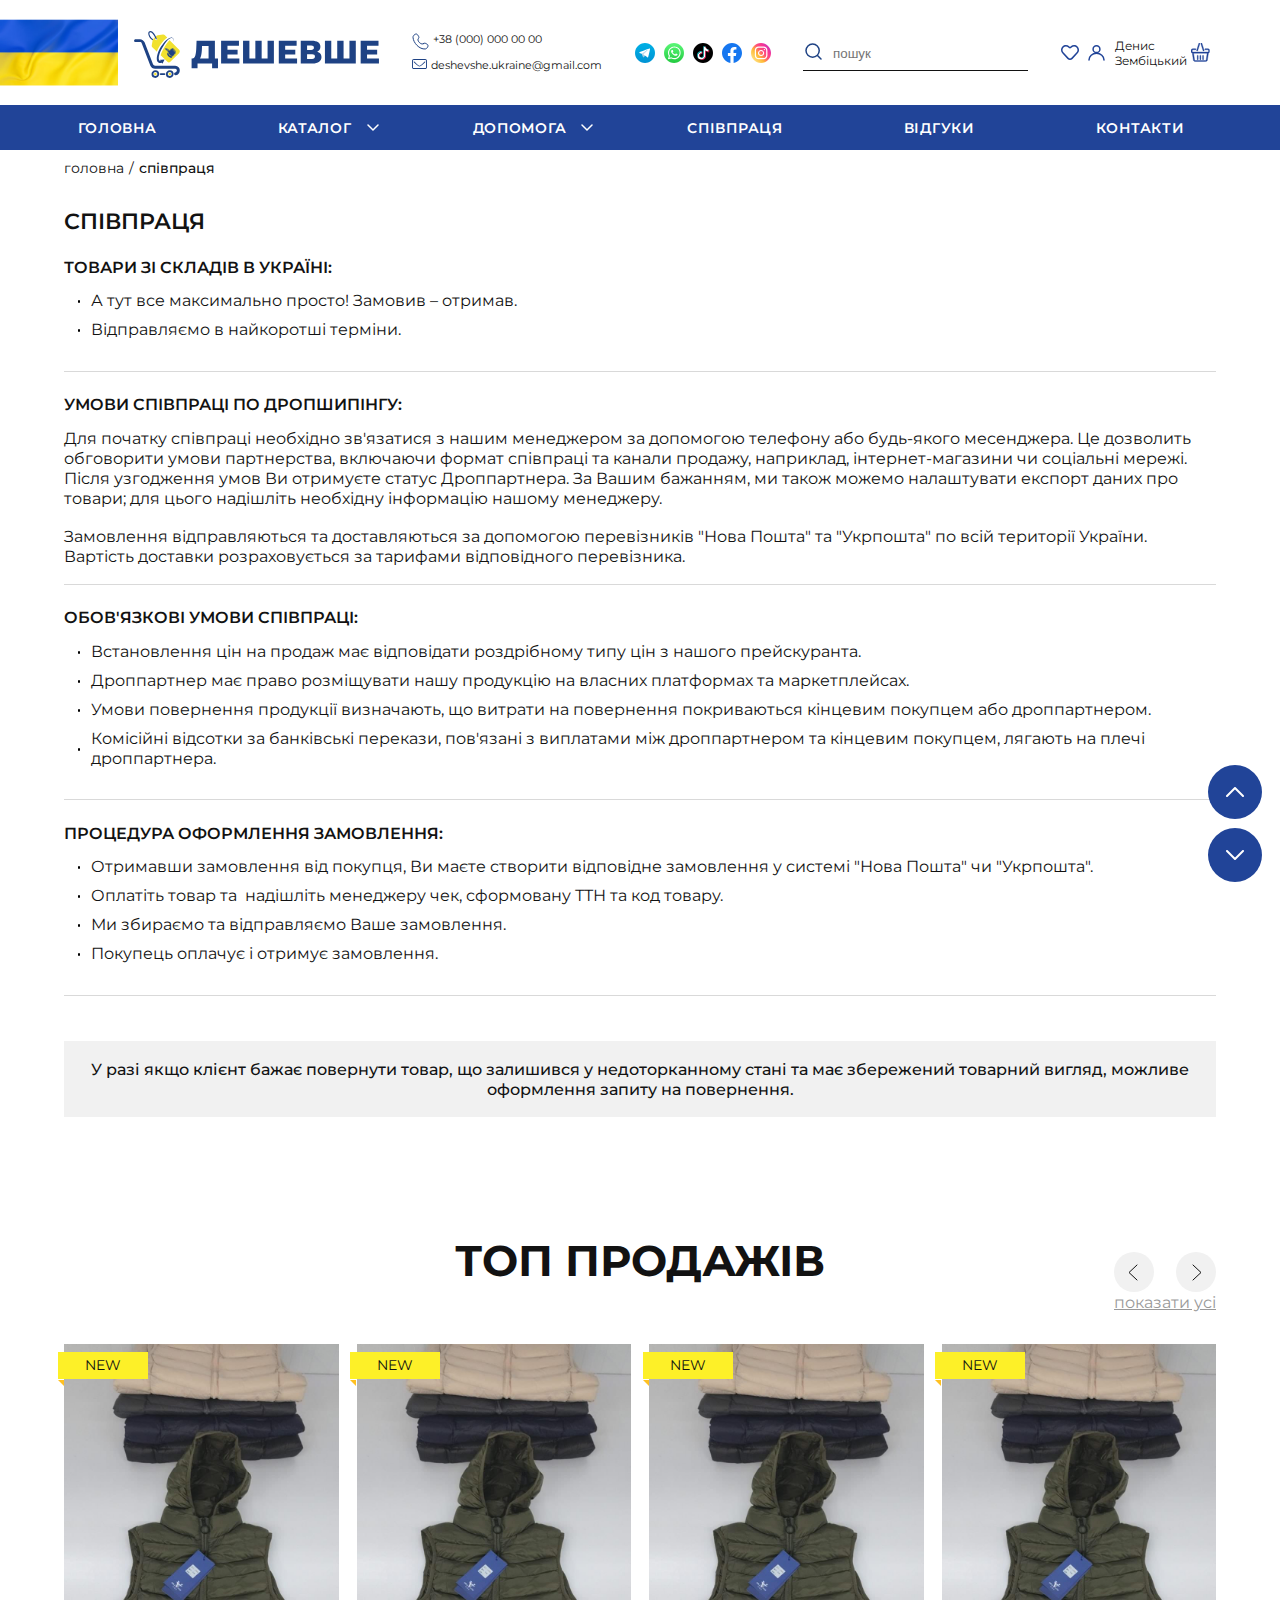
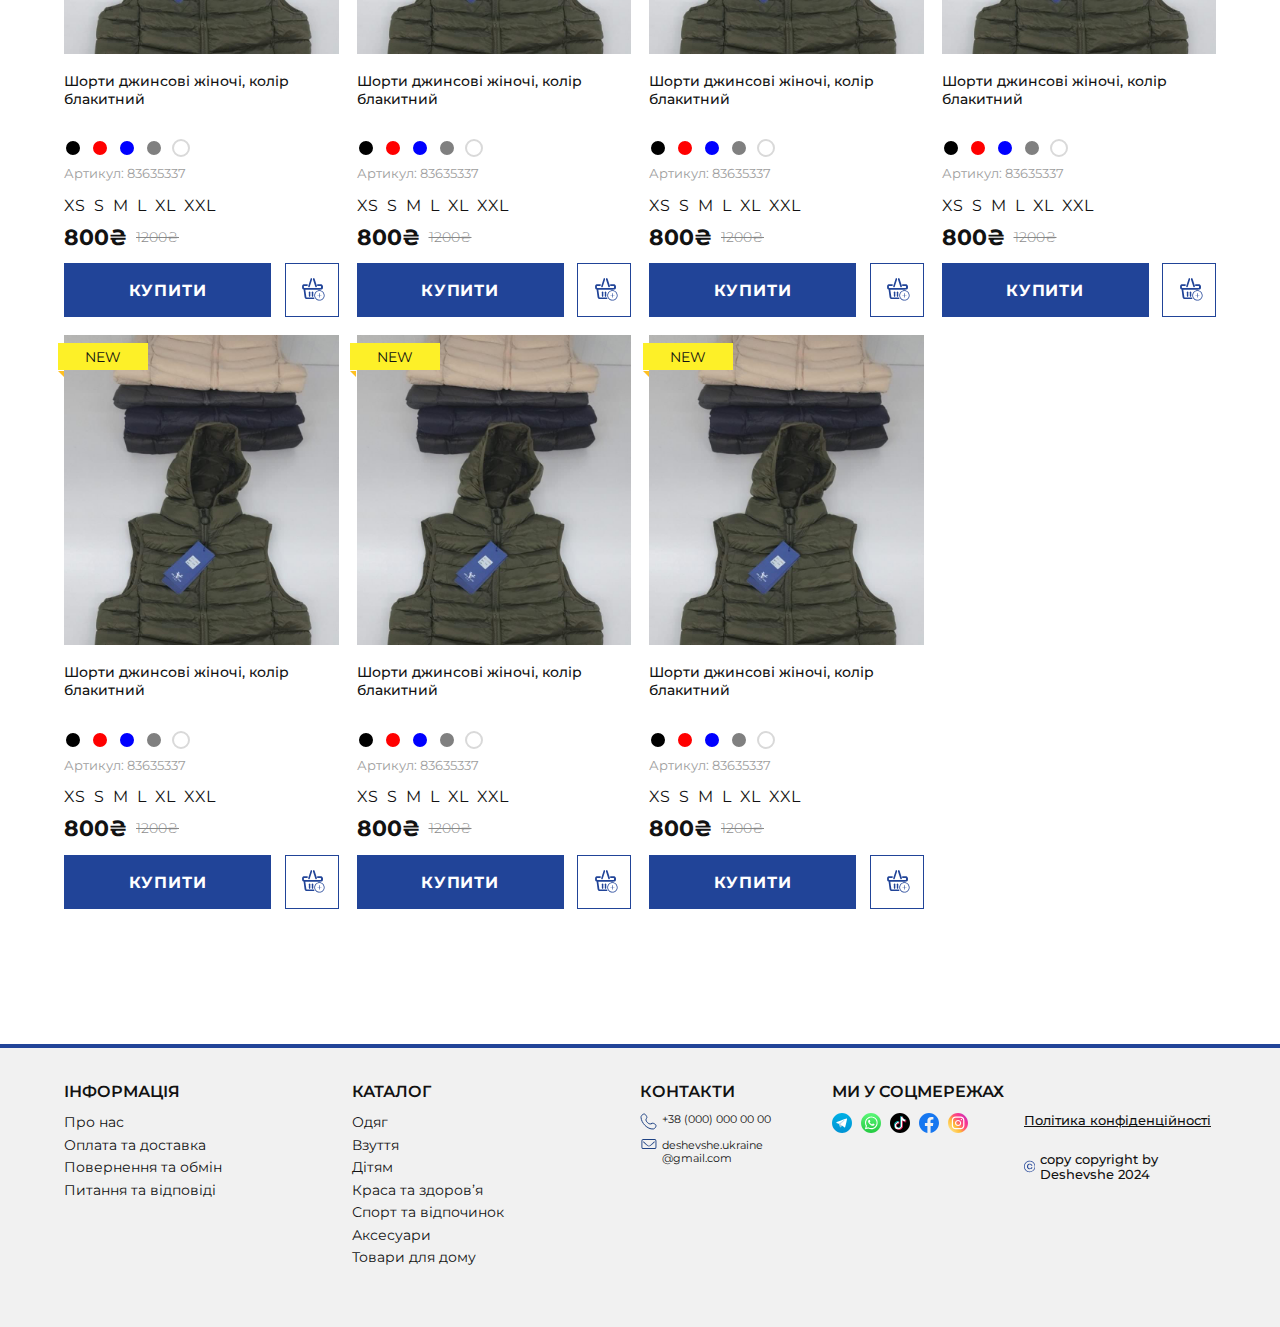
<file: docs/spivpracia.html>
<!DOCTYPE html><html lang="uk"><head><meta charset="UTF-8"><meta name="viewport" content="width=device-width, initial-scale=1.0, user-scalable=yes, maximum-scale=2.0"><link rel="preconnect" href="https://fonts.googleapis.com">
<link rel="preconnect" href="https://fonts.gstatic.com" crossorigin>
<link href="https://fonts.googleapis.com/css2?family=Montserrat:wght@100..900&display=swap" rel="stylesheet"><link rel="stylesheet" href="css/style.css"><title>Дешевше - інтернет магазин необхідних товарів для всієї родини</title></head><body id="body"><header><div class="fixed-header"><div class="wrapper d-flex header item-center"><div class="flex-between burger-logo item-center"><div class="logo flag-img"><a href="index.html"><img src="img/logo.svg" alt="logo"></a></div></div><div class="icon-mobile flex-between item-center"><div class="search-mobile"> <a href="#"> <svg xmlns="http://www.w3.org/2000/svg" width="11" height="11" viewBox="0 0 11 11" fill="none">
<circle cx="4.5" cy="4.5" r="4" stroke="#214498"/>
<path d="M9.64645 10.3536C9.84171 10.5488 10.1583 10.5488 10.3536 10.3536C10.5488 10.1583 10.5488 9.84171 10.3536 9.64645L9.64645 10.3536ZM7.14645 7.85355L9.64645 10.3536L10.3536 9.64645L7.85355 7.14645L7.14645 7.85355Z" fill="#214498"/>
</svg></a></div><p class="like-cta"> <a href="like-product.html "> <svg xmlns="http://www.w3.org/2000/svg" width="18" height="18" viewBox="0 0 18 15" fill="none">
<path fill-rule="evenodd" clip-rule="evenodd" d="M9 3.56603C8.60077 3.56603 8.21802 3.40688 7.93648 3.12383L7.31995 2.50396C5.98855 1.16536 3.83329 1.16536 2.50189 2.50396C1.20207 3.81081 1.16178 5.92042 2.41159 7.27666L7.56529 12.8692C8.34036 13.7103 9.65962 13.7103 10.4347 12.8692L15.5884 7.27663C16.8382 5.9204 16.7979 3.81079 15.4981 2.50394C14.1667 1.16535 12.0115 1.16535 10.6801 2.50395L10.0635 3.12383C9.78198 3.40688 9.39923 3.56603 9 3.56603ZM9.79432 1.27598C9.73401 1.33093 9.67473 1.38765 9.61655 1.44615L9 2.06603L8.38346 1.44616C8.32528 1.38767 8.26601 1.33095 8.2057 1.27601C6.27808 -0.480262 3.29803 -0.423545 1.43838 1.44616C-0.42795 3.32258 -0.485295 6.34658 1.30854 8.29316L6.46223 13.8857C7.83138 15.3714 10.1686 15.3714 11.5377 13.8857L16.6915 8.29313C18.4853 6.34656 18.4279 3.32256 16.5616 1.44614C14.702 -0.423554 11.7219 -0.480273 9.79432 1.27598Z" fill="#1E4284"/>
</svg></a></p><p class="cabinet-cta"><a href="#"><svg xmlns="http://www.w3.org/2000/svg" width="11" height="10" viewBox="0 0 11 10" fill="none">
<circle cx="5.5" cy="2.5" r="2" stroke="#214498"/>
<path d="M10 9C10 6.79086 7.98528 5 5.5 5C3.01472 5 1 6.79086 1 9" stroke="#214498" stroke-linecap="round"/>
</svg></a></p><p class="cart-cta"> <a href="basket.html"><svg xmlns="http://www.w3.org/2000/svg" width="10" height="10" viewBox="0 0 10 10" fill="none">
<g clip-path="url(#clip0_474_28)">
<path fill-rule="evenodd" clip-rule="evenodd" d="M3.17996 4.28995C3.02996 4.21995 2.95996 4.00995 3.01996 3.82995L4.15996 0.229953C4.21996 0.0399531 4.38996 -0.0500469 4.52996 0.0299531C4.67996 0.0999531 4.74996 0.309953 4.68996 0.489953L3.54996 4.08995C3.50996 4.22995 3.39996 4.31995 3.28996 4.31995C3.25996 4.31995 3.22996 4.31995 3.19996 4.30995C3.19996 4.29995 3.18996 4.29995 3.17996 4.28995Z" fill="#1E4284" stroke="#1E4284" stroke-width="0.2"/>
<path fill-rule="evenodd" clip-rule="evenodd" d="M6.45 4.08992L5.31 0.489924C5.25 0.309924 5.32 0.0999238 5.47 0.0299239C5.61 -0.0500761 5.78 0.0299239 5.84 0.229924L6.98 3.82992C7.04 4.00992 6.97 4.21992 6.82 4.28992C6.79 4.30992 6.75 4.31992 6.71 4.31992C6.6 4.31992 6.49 4.22992 6.45 4.08992Z" fill="#1E4284" stroke="#1E4284" stroke-width="0.2"/>
<path fill-rule="evenodd" clip-rule="evenodd" d="M3.29004 8.63998V6.83998C3.29004 6.63998 3.41004 6.47998 3.57004 6.47998C3.73004 6.47998 3.86004 6.63998 3.86004 6.83998V8.63998C3.86004 8.83998 3.73004 8.99998 3.57004 8.99998C3.41004 8.99998 3.29004 8.83998 3.29004 8.63998Z" fill="#1E4284" stroke="#1E4284" stroke-width="0.2"/>
<path fill-rule="evenodd" clip-rule="evenodd" d="M4.70996 8.63998V6.83998C4.70996 6.63998 4.83996 6.47998 4.99996 6.47998C5.15996 6.47998 5.28996 6.63998 5.28996 6.83998V8.63998C5.28996 8.83998 5.15996 8.99998 4.99996 8.99998C4.83996 8.99998 4.70996 8.83998 4.70996 8.63998Z" fill="#1E4284" stroke="#1E4284" stroke-width="0.2"/>
<path fill-rule="evenodd" clip-rule="evenodd" d="M6.14001 8.63998V6.83998C6.14001 6.63998 6.27001 6.47998 6.43001 6.47998C6.59001 6.47998 6.71001 6.63998 6.71001 6.83998V8.63998C6.71001 8.83998 6.59001 8.99998 6.43001 8.99998C6.27001 8.99998 6.14001 8.83998 6.14001 8.63998Z" fill="#1E4284" stroke="#1E4284" stroke-width="0.2"/>
<path fill-rule="evenodd" clip-rule="evenodd" d="M9 3H7.67C7.48 3 7.33 3.14 7.33 3.3C7.33 3.47 7.48 3.61 7.67 3.61H9C9.18 3.61 9.33 3.75 9.33 3.91V4.52C9.33 4.69 9.18 4.83 9 4.83H1C0.82 4.83 0.67 4.69 0.67 4.52V3.91C0.67 3.75 0.82 3.61 1 3.61H2.33C2.52 3.61 2.67 3.47 2.67 3.3C2.67 3.14 2.52 3 2.33 3H1C0.45 3 0 3.41 0 3.91V4.52C0 4.93 0.3 5.27 0.7 5.39L1.25 9.13C1.32 9.62 1.8 10 2.33 10H7.67C8.2 10 8.68 9.62 8.75 9.13L9.3 5.39C9.7 5.27 10 4.93 10 4.52V3.91C10 3.41 9.55 3 9 3ZM8.09 9.05C8.06 9.23 7.87 9.39 7.67 9.39H2.33C2.13 9.39 1.94 9.23 1.91 9.05L1.38 5.43H8.62L8.09 9.05Z" fill="#1E4284" stroke="#1E4284" stroke-width="0.2"/>
</g>
<defs>
<clipPath id="clip0_474_28">
<rect width="10" height="10" fill="white"/>
</clipPath>
</defs>
</svg></a></p></div><div class="contact decstop-contact"><p class="d-flex"><svg xmlns="http://www.w3.org/2000/svg" width="17" height="17" viewBox="0 0 17 17" fill="none">
<path d="M11.5 10.6012C9.50415 12.7018 4.41318 7.65653 6.41662 5.54795C7.63985 4.26052 6.25803 2.78923 5.49317 1.70778C4.0577 -0.321854 0.906427 2.48034 1.00213 4.26287C1.30394 9.88404 7.38462 16.5455 13.2729 15.9645C15.115 15.7827 17.2315 12.456 15.1186 11.2402C14.0621 10.6322 12.6118 9.43099 11.5 10.6012Z" stroke="#1E4284" stroke-linecap="round" stroke-linejoin="round"/>
</svg><a href="tel:+380000000000">+38 (000) 000 00 00 </a></p><p class="d-flex"><svg xmlns="http://www.w3.org/2000/svg" width="15" height="10" viewBox="0 0 15 10" fill="none">
<path fill-rule="evenodd" clip-rule="evenodd" d="M1.875 0.9375H13.125C13.6428 0.9375 14.0625 1.35723 14.0625 1.875V8.125C14.0625 8.64277 13.6428 9.0625 13.125 9.0625H1.875C1.35723 9.0625 0.9375 8.64277 0.9375 8.125V1.875C0.9375 1.35723 1.35723 0.9375 1.875 0.9375ZM0 1.875C0 0.839466 0.839466 0 1.875 0H13.125C14.1605 0 15 0.839466 15 1.875V8.125C15 9.16053 14.1605 10 13.125 10H1.875C0.839466 10 0 9.16053 0 8.125V1.875ZM2.35405 2.60864C2.19114 2.45844 1.93354 2.46476 1.77868 2.62277C1.62382 2.78078 1.63034 3.03063 1.79324 3.18083L4.81459 5.96661C4.81997 5.97157 4.82548 5.97638 4.83113 5.98105L4.85188 5.99819C5.40924 6.45856 5.85647 6.82796 6.25018 7.07894C6.65807 7.33896 7.05015 7.5 7.5 7.5C7.94985 7.5 8.34193 7.33896 8.74982 7.07894C9.14353 6.82796 9.59076 6.45856 10.1481 5.99819L10.1481 5.99819L10.1689 5.98104C10.1745 5.97638 10.18 5.97157 10.1854 5.96661L13.2068 3.18083C13.3697 3.03063 13.3762 2.78078 13.2213 2.62277C13.0665 2.46476 12.8089 2.45844 12.646 2.60864L9.63268 5.38698C9.05424 5.86474 8.64749 6.19945 8.30277 6.41921C7.96565 6.63411 7.73022 6.71053 7.5 6.71053C7.26978 6.71053 7.03435 6.63411 6.69723 6.41921C6.35251 6.19945 5.94576 5.86474 5.36733 5.38698L2.35405 2.60864Z" fill="#1E4284"/>
</svg><a href="mailto:deshevshe.ukraine@gmail.com">deshevshe.ukraine@gmail.com</a></p></div><div class="social-header"><div class="d-flex social-icon"><p><a href="https://t.me/"> <svg xmlns="http://www.w3.org/2000/svg" width="20" height="20" viewBox="0 0 20 20" fill="none">
<g clip-path="url(#clip0_213_16744)">
<path d="M10 20C15.5228 20 20 15.5228 20 10C20 4.47715 15.5228 0 10 0C4.47715 0 0 4.47715 0 10C0 15.5228 4.47715 20 10 20Z" fill="url(#paint0_linear_213_16744)"/>
<path d="M6.7998 10.7L7.9998 14C7.9998 14 8.0998 14.3 8.2998 14.3C8.4998 14.3 10.7998 11.8 10.7998 11.8L13.3998 6.7L6.7998 9.9V10.7Z" fill="#C1DAEA"/>
<path d="M8.29966 11.6L8.09966 14C8.09966 14 7.99966 14.7 8.69966 14C9.39966 13.3 10.1997 12.7 10.1997 12.7L8.29966 11.6Z" fill="#9CC6D9"/>
<path d="M6.8001 10.8L4.4001 10C4.4001 10 4.1001 9.9 4.2001 9.6C4.2001 9.5 4.3001 9.5 4.4001 9.4C4.9001 9 14.4001 5.6 14.4001 5.6C14.4001 5.6 14.7001 5.5 14.8001 5.6C14.9001 5.6 14.9001 5.7 15.0001 5.8C15.0001 5.8 15.0001 5.9 15.0001 6C15.0001 6.1 15.0001 6.1 15.0001 6.2C14.9001 7.1 13.2001 14.1 13.2001 14.1C13.2001 14.1 13.1001 14.5 12.7001 14.5C12.6001 14.5 12.4001 14.5 12.2001 14.3C11.5001 13.7 9.0001 12 8.4001 11.6C8.4001 11.6 8.4001 11.6 8.4001 11.5V11.4C8.4001 11.4 12.8001 7.5 12.9001 7.1C12.9001 7.1 12.9001 7.1 12.8001 7.1C12.5001 7.2 7.5001 10.4 6.9001 10.7C6.9001 10.9 6.8001 10.8 6.8001 10.8Z" fill="white"/>
</g>
<defs>
<linearGradient id="paint0_linear_213_16744" x1="10" y1="20" x2="10" y2="0" gradientUnits="userSpaceOnUse">
<stop stop-color="#0093D4"/>
<stop offset="1" stop-color="#00B0E5"/>
</linearGradient>
<clipPath id="clip0_213_16744">
<rect width="20" height="20" fill="white"/>
</clipPath>
</defs>
</svg></a></p><p><a href="whatsapp://send?phone=+12345678910"> <svg xmlns="http://www.w3.org/2000/svg" width="20" height="20" viewBox="0 0 20 20" fill="none">
<g clip-path="url(#clip0_213_16752)">
<path d="M10 20C15.5228 20 20 15.5228 20 10C20 4.47715 15.5228 0 10 0C4.47715 0 0 4.47715 0 10C0 15.5228 4.47715 20 10 20Z" fill="url(#paint0_linear_213_16752)"/>
<path fill-rule="evenodd" clip-rule="evenodd" d="M14.8004 5.3C13.6004 4.1 12.0004 3.4 10.3004 3.4C6.80039 3.5 4.00039 6.3 4.00039 9.8C4.00039 10.9 4.30039 12 4.80039 13L3.90039 16.3L7.30039 15.4C8.20039 15.9 9.30039 16.2 10.3004 16.2C13.8004 16.2 16.6004 13.4 16.6004 9.9C16.7004 8.1 16.0004 6.5 14.8004 5.3ZM10.3004 15.1C9.40039 15.1 8.40039 14.8 7.60039 14.4L7.40039 14.3L5.40039 14.8L6.00039 12.8L5.90039 12.6C5.30039 11.8 5.00039 10.8 5.10039 9.8C5.10039 6.9 7.50039 4.5 10.4004 4.5C11.8004 4.5 13.1004 5 14.1004 6C15.1004 7 15.6004 8.3 15.6004 9.7C15.6004 12.7 13.2004 15.1 10.3004 15.1ZM13.2004 11.1C13.0004 11 12.3004 10.6 12.1004 10.6C12.0004 10.5 11.8004 10.5 11.7004 10.7C11.6004 10.9 11.3004 11.2 11.2004 11.3C11.1004 11.4 11.0004 11.4 10.9004 11.3C10.7004 11.2 10.2004 11.1 9.60039 10.5C9.10039 10.1 8.80039 9.6 8.70039 9.4C8.60039 9.2 8.70039 9.2 8.80039 9.1C8.90039 9.1 9.00039 9 9.10039 8.9C9.20039 8.8 9.20039 8.7 9.30039 8.6C9.40039 8.5 9.30039 8.4 9.30039 8.3C9.30039 8.2 8.90039 7.4 8.80039 7.1C8.60039 6.8 8.50039 6.9 8.40039 6.9C8.30039 6.9 8.20039 6.9 8.10039 6.9C8.00039 6.9 7.80039 6.9 7.70039 7.1C7.50039 7.2 7.10039 7.6 7.10039 8.4C7.10039 9.2 7.70039 9.9 7.70039 10C7.80039 10.1 8.80039 11.7 10.4004 12.4C10.8004 12.6 11.1004 12.7 11.3004 12.7C11.7004 12.8 12.0004 12.8 12.3004 12.8C12.6004 12.8 13.2004 12.4 13.4004 12C13.5004 11.6 13.5004 11.3 13.5004 11.2C13.5004 11.2 13.4004 11.2 13.2004 11.1Z" fill="white"/>
</g>
<defs>
<linearGradient id="paint0_linear_213_16752" x1="10" y1="18.547" x2="10" y2="-1.453" gradientUnits="userSpaceOnUse">
<stop stop-color="#27CD44"/>
<stop offset="1" stop-color="#5FFB7C"/>
</linearGradient>
<clipPath id="clip0_213_16752">
<rect width="20" height="20" fill="white"/>
</clipPath>
</defs>
</svg></a></p><p><a href=""> <svg xmlns="http://www.w3.org/2000/svg" width="20" height="20" viewBox="0 0 20 20" fill="none">
<g clip-path="url(#clip0_213_16759)">
<path d="M10 20C15.5228 20 20 15.5228 20 10C20 4.47715 15.5228 0 10 0C4.47715 0 0 4.47715 0 10C0 15.5228 4.47715 20 10 20Z" fill="black"/>
<path d="M7.29961 14C7.39961 14.1 7.49961 14.2 7.59961 14.3C7.89961 14.6 8.29961 14.7 8.69961 14.7C9.69961 14.8 10.5996 14 10.6996 13V12.9C10.6996 9.9 10.6996 6.9 10.6996 3.9C10.6996 3.7 10.6996 3.7 10.8996 3.7C11.3996 3.7 11.7996 3.7 12.2996 3.7H12.3996V3.8C12.5996 4.6 12.9996 5.2 13.6996 5.7L13.7996 5.8C13.7996 5.8 13.8996 5.8 13.8996 5.9C13.9996 6 14.0996 6.1 14.1996 6.1C14.5996 6.4 14.9996 6.6 15.3996 6.7H15.4996V6.8C15.4996 7.3 15.4996 7.9 15.4996 8.4C15.4996 8.5 15.4996 8.5 15.3996 8.5C14.9996 8.5 14.5996 8.4 14.2996 8.4C13.6996 8.3 13.0996 8 12.4996 7.6C12.4996 7.6 12.3996 7.5 12.3996 7.6V7.7C12.3996 9.2 12.3996 10.7 12.3996 12.2C12.3996 13.2 12.0996 14.2 11.3996 15C10.6996 15.8 9.79961 16.3 8.69961 16.5C7.89961 16.6 6.99961 16.5 6.29961 16.1C6.19961 16 6.09961 16 5.89961 15.9L5.79961 15.8C5.49961 15.6 5.39961 15.3 5.19961 15C4.89961 14.6 4.79961 14.1 4.69961 13.6C4.69961 13.3 4.59961 13 4.59961 12.7C4.69961 11.7 4.99961 10.9 5.59961 10.2C6.09961 9.6 6.79961 9.2 7.49961 8.9C7.79961 8.8 8.09961 8.7 8.49961 8.7C8.59961 8.7 8.59961 8.7 8.69961 8.7H8.79961V8.8C8.79961 9.3 8.79961 9.9 8.79961 10.4C8.79961 10.4 8.79961 10.4 8.79961 10.5C8.79961 10.6 8.79961 10.6 8.69961 10.6C8.59961 10.6 8.39961 10.5 8.29961 10.5C8.09961 10.5 7.79961 10.5 7.59961 10.6C6.89961 10.9 6.39961 11.4 6.29961 12.2C6.19961 13 6.49961 13.6 7.09961 14C7.19961 13.9 7.29961 14 7.29961 14Z" fill="white"/>
<path d="M5.90039 15.9C6.40039 16.2 7.00039 16.4 7.50039 16.5C7.80039 16.5 8.10039 16.6 8.30039 16.5C9.20039 16.5 10.1004 16.1 10.8004 15.5C11.5004 14.9 12.0004 14.2 12.2004 13.3C12.3004 13 12.3004 12.7 12.3004 12.5C12.3004 12.3 12.3004 12.2 12.3004 12C12.3004 10.6 12.3004 9.2 12.3004 7.8V7.7H12.4004C12.9004 8 13.4004 8.3 14.0004 8.5C14.3004 8.6 14.7004 8.6 15.0004 8.7C15.1004 8.7 15.3004 8.7 15.4004 8.7C15.5004 8.7 15.5004 8.7 15.5004 8.6C15.5004 8.5 15.5004 8.5 15.5004 8.4C15.5004 7.9 15.5004 7.4 15.5004 7V6.9C15.6004 6.9 15.8004 6.9 15.9004 7C16.0004 7 16.1004 7 16.1004 7C16.1004 7 16.2004 7 16.2004 7.1C16.2004 7.8 16.2004 8.5 16.2004 9.2C16.2004 9.3 16.2004 9.3 16.1004 9.3C15.9004 9.3 15.7004 9.3 15.5004 9.3C15.1004 9.2 14.6004 9.1 14.2004 9C13.8004 8.8 13.4004 8.6 13.1004 8.4C13.1004 8.4 13.1004 8.4 13.0004 8.3V8.4C13.0004 9.9 13.0004 11.4 13.0004 12.9C13.0004 13.7 12.8004 14.5 12.4004 15.1C11.9004 15.9 11.2004 16.5 10.2004 16.8C9.60039 17 9.10039 17.1 8.50039 17C7.60039 17 6.70039 16.6 5.90039 15.9Z" fill="#EC1655"/>
<path d="M12.5004 3.8C12.4004 3.8 12.4004 3.8 12.5004 3.8C11.9004 3.8 11.4004 3.8 10.9004 3.8C10.8004 3.8 10.8004 3.8 10.8004 3.9C10.8004 6.9 10.8004 9.9 10.8004 12.8C10.8004 13 10.8004 13.2 10.7004 13.4C10.5004 14.1 10.0004 14.6 9.30039 14.7C8.50039 14.9 7.90039 14.6 7.40039 14C7.50039 14.1 7.70039 14.1 7.90039 14.1C8.40039 14.2 8.90039 14.1 9.30039 13.9C9.80039 13.6 10.1004 13.1 10.2004 12.6C10.2004 12.5 10.2004 12.4 10.2004 12.3C10.2004 9.3 10.2004 6.3 10.2004 3.4C10.2004 3.3 10.2004 3.3 10.3004 3.3C11.0004 3.3 11.7004 3.3 12.4004 3.3C12.5004 3.3 12.5004 3.3 12.5004 3.4C12.4004 3.4 12.4004 3.6 12.5004 3.8Z" fill="#0CBAC6"/>
<path d="M8.8 8.70001C8.4 8.70001 8 8.70001 7.6 8.90001C7 9.10001 6.5 9.40001 6 9.80001C5.4 10.3 5 11 4.8 11.8C4.7 12.1 4.7 12.4 4.7 12.6C4.7 12.8 4.7 12.9 4.7 13.1C4.7 13.6 4.8 14 5 14.5C5.2 15 5.5 15.4 5.8 15.8C5.7 15.8 5.7 15.7 5.6 15.6C4.9 15.1 4.4 14.4 4.2 13.5C4.1 13.3 4 13 4 12.7C4 12.5 4 12.3 4 12C4 11.5 4.2 11 4.4 10.6C4.6 10.1 4.9 9.70001 5.3 9.30001C5.7 8.90001 6.2 8.50001 6.8 8.30001C7.2 8.20001 7.5 8.10001 7.9 8.10001C8.2 8.10001 8.5 8.10001 8.7 8.10001C8.7 8.10001 8.8 8.10001 8.8 8.20001C8.8 8.30001 8.8 8.50001 8.8 8.70001Z" fill="#0CBAC6"/>
<path d="M7.29997 14C7.09997 13.9 6.99997 13.8 6.89997 13.7C6.59997 13.4 6.39997 13 6.29997 12.5C6.19997 11.5 6.79997 10.7 7.59997 10.4C7.99997 10.3 8.29997 10.3 8.69997 10.4C8.69997 10.4 8.69997 10.4 8.79997 10.4V10.3C8.79997 9.80001 8.79997 9.20001 8.79997 8.70001V8.60001C8.99997 8.60001 9.19997 8.60001 9.39997 8.60001C9.39997 9.30001 9.39997 10 9.39997 10.8V10.9C9.29997 10.9 9.19997 10.9 9.09997 10.8C8.49997 10.7 7.99997 10.9 7.59997 11.2C7.19997 11.5 6.99997 11.9 6.89997 12.4C6.89997 13.1 6.99997 13.5 7.29997 14Z" fill="#EC1655"/>
<path d="M13.9004 5.9C13.7004 5.8 13.5004 5.6 13.3004 5.4C12.8004 4.9 12.6004 4.4 12.4004 3.8C12.6004 3.8 12.8004 3.8 13.0004 3.8C13.0004 4.3 13.2004 4.8 13.4004 5.3C13.6004 5.5 13.7004 5.7 13.9004 5.9Z" fill="#EC1655"/>
<path d="M15.6 6.9C15 6.8 14.6 6.5 14.1 6.2C14.1 6.1 14 6 14 6C14 6 14 6 14.1 6C14.4 6.2 14.8 6.3 15.2 6.4C15.3 6.4 15.5 6.4 15.7 6.4C15.8 6.4 15.8 6.4 15.8 6.5C15.6 6.6 15.6 6.7 15.6 6.9Z" fill="#0CBAC6"/>
</g>
<defs>
<clipPath id="clip0_213_16759">
<rect width="20" height="20" fill="white"/>
</clipPath>
</defs>
</svg></a></p><p><a href=""> <svg xmlns="http://www.w3.org/2000/svg" width="20" height="20" viewBox="0 0 20 20" fill="none">
<g clip-path="url(#clip0_213_16771)">
<path d="M10 0C4.5 0 0 4.5 0 10C0 15 3.7 19.1 8.4 19.9V12.9H5.9V10H8.4V7.8C8.4 5.3 9.9 3.9 12.2 3.9C13.3 3.9 14.4 4.1 14.4 4.1V6.6H13.1C11.9 6.6 11.5 7.4 11.5 8.2V10H14.3L13.9 12.9H11.6V19.9C16.3 19.1 20 15 20 10C20 4.5 15.5 0 10 0Z" fill="#1677F0"/>
</g>
<defs>
<clipPath id="clip0_213_16771">
<rect width="20" height="20" fill="white"/>
</clipPath>
</defs>
</svg></a></p><p><a href=""> <svg xmlns="http://www.w3.org/2000/svg" width="20" height="20" viewBox="0 0 20 20" fill="none">
<g clip-path="url(#clip0_213_16773)">
<path d="M10.0002 18.7C14.8603 18.7 18.8002 14.7601 18.8002 9.9C18.8002 5.03989 14.8603 1.1 10.0002 1.1C5.14009 1.1 1.2002 5.03989 1.2002 9.9C1.2002 14.7601 5.14009 18.7 10.0002 18.7Z" fill="white"/>
<path d="M10 20C4.5 20 0 15.5 0 10C0 4.5 4.5 0 10 0C15.5 0 20 4.5 20 10C20 15.5 15.5 20 10 20ZM13.4 5.9C13 5.9 12.7 6.2 12.7 6.6C12.7 7 13 7.3 13.4 7.3C13.8 7.3 14.1 7 14.1 6.6C14.1 6.2 13.8 5.9 13.4 5.9ZM10.1 6.9C8.4 6.9 7 8.3 7 10C7 11.7 8.4 13.1 10.1 13.1C11.8 13.1 13.2 11.7 13.2 10C13.2 8.3 11.8 6.9 10.1 6.9ZM10.1 12C9 12 8.1 11.1 8.1 10C8.1 8.9 9 8 10.1 8C11.2 8 12.1 8.9 12.1 10C12.1 11.1 11.2 12 10.1 12ZM16.4 7.4C16.4 5.3 14.7 3.6 12.6 3.6H7.6C5.5 3.6 3.8 5.3 3.8 7.4V12.4C3.8 14.5 5.5 16.2 7.6 16.2H12.6C14.7 16.2 16.4 14.5 16.4 12.4V7.4ZM15.2 12.4C15.2 13.8 14 15 12.6 15H7.6C6.1 15 5 13.9 5 12.4V7.4C5 6 6.1 4.8 7.6 4.8H12.6C14 4.8 15.2 6 15.2 7.4V12.4Z" fill="url(#paint0_linear_213_16773)"/>
</g>
<defs>
<linearGradient id="paint0_linear_213_16773" x1="1.92" y1="16.88" x2="26.7298" y2="-4.2452" gradientUnits="userSpaceOnUse">
<stop offset="0.0011048" stop-color="#FFE185"/>
<stop offset="0.2094" stop-color="#FFBB36"/>
<stop offset="0.3765" stop-color="#FF5176"/>
<stop offset="0.5238" stop-color="#F63395"/>
<stop offset="0.7394" stop-color="#A436D2"/>
<stop offset="1" stop-color="#5F4EED"/>
</linearGradient>
<clipPath id="clip0_213_16773">
<rect width="20" height="20" fill="white"/>
</clipPath>
</defs>
</svg></a></p></div></div><div class="search-block"><form action="#" method="post"><label for="search"><input type="text" id="search" name="search" placeholder="пошук"></label><button class="serch" type="submit"><svg xmlns="http://www.w3.org/2000/svg" width="17" height="17" viewBox="0 0 17 17" fill="none">
<path d="M16 16L12.4706 12.4706M14.2353 7.61765C14.2353 11.2725 11.2725 14.2353 7.61765 14.2353C3.96282 14.2353 1 11.2725 1 7.61765C1 3.96282 3.96282 1 7.61765 1C11.2725 1 14.2353 3.96282 14.2353 7.61765Z" stroke="#1E4284" stroke-width="1.5" stroke-linecap="round" stroke-linejoin="round"/>
</svg></button></form></div><div class="header-btn flex-between decstop-cart item-center"><p class="like-cta"> <a href="like-product.html "> <svg xmlns="http://www.w3.org/2000/svg" width="18" height="18" viewBox="0 0 18 15" fill="none">
<path fill-rule="evenodd" clip-rule="evenodd" d="M9 3.56603C8.60077 3.56603 8.21802 3.40688 7.93648 3.12383L7.31995 2.50396C5.98855 1.16536 3.83329 1.16536 2.50189 2.50396C1.20207 3.81081 1.16178 5.92042 2.41159 7.27666L7.56529 12.8692C8.34036 13.7103 9.65962 13.7103 10.4347 12.8692L15.5884 7.27663C16.8382 5.9204 16.7979 3.81079 15.4981 2.50394C14.1667 1.16535 12.0115 1.16535 10.6801 2.50395L10.0635 3.12383C9.78198 3.40688 9.39923 3.56603 9 3.56603ZM9.79432 1.27598C9.73401 1.33093 9.67473 1.38765 9.61655 1.44615L9 2.06603L8.38346 1.44616C8.32528 1.38767 8.26601 1.33095 8.2057 1.27601C6.27808 -0.480262 3.29803 -0.423545 1.43838 1.44616C-0.42795 3.32258 -0.485295 6.34658 1.30854 8.29316L6.46223 13.8857C7.83138 15.3714 10.1686 15.3714 11.5377 13.8857L16.6915 8.29313C18.4853 6.34656 18.4279 3.32256 16.5616 1.44614C14.702 -0.423554 11.7219 -0.480273 9.79432 1.27598Z" fill="#1E4284"/>
</svg></a></p><p class="cabinet-cta"> <a class="d-flex item-center" href="#"><svg xmlns="http://www.w3.org/2000/svg" width="17" height="16" viewBox="0 0 17 16" fill="none">
<circle cx="8.50016" cy="4.16667" r="3.41667" stroke="none" stroke-width="1.5"/>
<path d="M16 14.9999C16 11.318 12.6421 8.33325 8.5 8.33325C4.35786 8.33325 1 11.318 1 14.9999" stroke="#1E4284" stroke-width="1.5" stroke-linecap="round"/>
</svg><span class="name-autorization">Денис Зембіцький</span></a></p><p class="cart-cta"> <a href="basket.html"><svg xmlns="http://www.w3.org/2000/svg" viewBox="0 0 20 15" fill="none">
<g clip-path="url(#clip0_2001_1242)">
<path fill-rule="evenodd" clip-rule="evenodd" d="M4.77019 6.43505C4.54519 6.33005 4.44019 6.01505 4.53019 5.74505L6.24019 0.345052C6.33019 0.0600517 6.58519 -0.0749483 6.79519 0.0450517C7.02019 0.150052 7.12519 0.465052 7.03519 0.735052L5.32519 6.13505C5.26519 6.34505 5.10019 6.48005 4.93519 6.48005C4.89019 6.48005 4.84519 6.48005 4.80019 6.46505C4.80019 6.45005 4.78519 6.45005 4.77019 6.43505Z" fill="#none" stroke="#none" stroke-width="0.3"/>
<path fill-rule="evenodd" clip-rule="evenodd" d="M9.67476 6.13501L7.96476 0.735008C7.87476 0.465008 7.97976 0.150008 8.20476 0.0450078C8.41476 -0.0749922 8.66976 0.0450079 8.75976 0.345008L10.4698 5.74501C10.5598 6.01501 10.4548 6.33001 10.2298 6.43501C10.1848 6.46501 10.1248 6.48001 10.0648 6.48001C9.89976 6.48001 9.73476 6.34501 9.67476 6.13501Z" fill="#none" stroke="#none" stroke-width="0.3"/>
<path fill-rule="evenodd" clip-rule="evenodd" d="M4.93506 12.96V10.26C4.93506 9.95997 5.11506 9.71997 5.35506 9.71997C5.59506 9.71997 5.79006 9.95997 5.79006 10.26V12.96C5.79006 13.26 5.59506 13.5 5.35506 13.5C5.11506 13.5 4.93506 13.26 4.93506 12.96Z" fill="#none" stroke="#none" stroke-width="0.2"/>
<path fill-rule="evenodd" clip-rule="evenodd" d="M7.06494 12.96V10.26C7.06494 9.95997 7.25994 9.71997 7.49994 9.71997C7.73994 9.71997 7.93494 9.95997 7.93494 10.26V12.96C7.93494 13.26 7.73994 13.5 7.49994 13.5C7.25994 13.5 7.06494 13.26 7.06494 12.96Z" fill="#none" stroke="#none" stroke-width="0.2"/>
<path fill-rule="evenodd" clip-rule="evenodd" d="M9.20996 12.96V10.26C9.20996 9.95997 9.40496 9.71997 9.64496 9.71997C9.88496 9.71997 10.065 9.95997 10.065 10.26V12.96C10.065 13.26 9.88496 13.5 9.64496 13.5C9.40496 13.5 9.20996 13.26 9.20996 12.96Z" fill="#none" stroke="#none" stroke-width="0.2"/>
<path fill-rule="evenodd" clip-rule="evenodd" d="M13.5 4.5H11.505C11.22 4.5 10.995 4.71 10.995 4.95C10.995 5.205 11.22 5.415 11.505 5.415H13.5C13.77 5.415 13.995 5.625 13.995 5.865V6.78C13.995 7.035 13.77 7.245 13.5 7.245H1.5C1.23 7.245 1.005 7.035 1.005 6.78V5.865C1.005 5.625 1.23 5.415 1.5 5.415H3.495C3.78 5.415 4.005 5.205 4.005 4.95C4.005 4.71 3.78 4.5 3.495 4.5H1.5C0.675 4.5 0 5.115 0 5.865V6.78C0 7.395 0.45 7.905 1.05 8.085L1.875 13.695C1.98 14.43 2.7 15 3.495 15H11.505C12.3 15 13.02 14.43 13.125 13.695L13.95 8.085C14.55 7.905 15 7.395 15 6.78V5.865C15 5.115 14.325 4.5 13.5 4.5ZM12.135 13.575C12.09 13.845 11.805 14.085 11.505 14.085H3.495C3.195 14.085 2.91 13.845 2.865 13.575L2.07 8.145H12.93L12.135 13.575Z" fill="#none" stroke="#none" stroke-width="0.3"/>
</g>
<defs>
<clipPath id="clip0_2001_1242">
<rect width="15" height="15" fill="white"/>
</clipPath>
</defs>
</svg></a></p></div><div class="burger burger-fix" id="burger"><span class="bord"></span></div><div class="black-fon-popup black-fon-reg"></div><div class="popup-cabinet"><div class="registration"><a class="cancel-popup-cabinet" href="#"> <svg xmlns="http://www.w3.org/2000/svg" width="22" height="22" viewBox="0 0 22 22" fill="none">
<path d="M20.9999 1.00008L1 21M0.999915 1L20.9998 20.9999" stroke="#D9D9D9" stroke-width="2" stroke-linecap="round" stroke-linejoin="round"/>
</svg></a><h2>особистий кабінет</h2><div class="d-flex item-center cta-reg"><a class="entry active-link" href="#">вхід</a><a class="registration" href="#">Реєстрація</a></div><hr class="reg-hr"><div class="entry-form active-form"><form action="#"><p> <label for="emailEntry">E-mail</label><input type="email" name="emailEntry" id="emailEntry" placeholder="Ваш e-mail" required autocomplete="username"></p><p> <label for="passwordEntry">Пароль</label><input class="password" type="password" id="passwordEntry" name="passwordEntry" placeholder="Ваш пароль" required autocomplete="current-password" minlength="6" maxlength="25"><a class="eye closeEye" href="#" data-target="passwordEntry"><svg class="openEye" xmlns="http://www.w3.org/2000/svg" width="17" height="12" viewBox="0 0 17 12" fill="none">
<path d="M1.39258 7.004C1.19843 6.7376 1.10136 6.6044 1.03454 6.3467C0.988487 6.16909 0.988487 5.83091 1.03454 5.6533C1.10136 5.3956 1.19843 5.2624 1.39258 4.996C2.45644 3.5362 4.78758 1 8.14286 1C11.4981 1 13.8293 3.5362 14.8931 4.996C15.0873 5.2624 15.1844 5.3956 15.2512 5.6533C15.2972 5.83091 15.2972 6.16909 15.2512 6.3467C15.1844 6.6044 15.0873 6.7376 14.8931 7.004C13.8293 8.4638 11.4981 11 8.14286 11C4.78758 11 2.45644 8.4638 1.39258 7.004Z" stroke="#D9D9D9" stroke-width="1.5" stroke-linecap="round" stroke-linejoin="round"/>
<path d="M8.14244 7.42857C8.93142 7.42857 9.57101 6.78898 9.57101 6C9.57101 5.21102 8.93142 4.57143 8.14244 4.57143C7.35346 4.57143 6.71387 5.21102 6.71387 6C6.71387 6.78898 7.35346 7.42857 8.14244 7.42857Z" stroke="#D9D9D9" stroke-width="1.5" stroke-linecap="round" stroke-linejoin="round"/>
</svg></a></p><a href="#">Забули пароль?</a><button class="yellow-cta btn-card contact-cta" type="submit">увійти </button></form></div><div class="registration-form"> <form action="#"> <p> <label for="nameReg">Імʼя та прізвище</label><input type="text" name="nameReg" placeholder="Ваше імʼя та прізвище" required maxlength="50"></p><p> <label for="emailReg">E-mail</label><input type="email" name="emailReg" placeholder="Ваш e-mail" required autocomplete="username" maxlength="50"></p><p> <label for="passwordReg">Пароль<span>(Пароль повинен бути не менше 6 символів)</span></label><input class="password" type="password" id="passwordReg" name="passwordReg" placeholder="Ваш пароль" required autocomplete="new-password" minlength="6" maxlength="25"><a class="eye closeEye" href="#" data-target="passwordReg"><svg class="openEye" xmlns="http://www.w3.org/2000/svg" width="17" height="12" viewBox="0 0 17 12" fill="none">
<path d="M1.39258 7.004C1.19843 6.7376 1.10136 6.6044 1.03454 6.3467C0.988487 6.16909 0.988487 5.83091 1.03454 5.6533C1.10136 5.3956 1.19843 5.2624 1.39258 4.996C2.45644 3.5362 4.78758 1 8.14286 1C11.4981 1 13.8293 3.5362 14.8931 4.996C15.0873 5.2624 15.1844 5.3956 15.2512 5.6533C15.2972 5.83091 15.2972 6.16909 15.2512 6.3467C15.1844 6.6044 15.0873 6.7376 14.8931 7.004C13.8293 8.4638 11.4981 11 8.14286 11C4.78758 11 2.45644 8.4638 1.39258 7.004Z" stroke="#D9D9D9" stroke-width="1.5" stroke-linecap="round" stroke-linejoin="round"/>
<path d="M8.14244 7.42857C8.93142 7.42857 9.57101 6.78898 9.57101 6C9.57101 5.21102 8.93142 4.57143 8.14244 4.57143C7.35346 4.57143 6.71387 5.21102 6.71387 6C6.71387 6.78898 7.35346 7.42857 8.14244 7.42857Z" stroke="#D9D9D9" stroke-width="1.5" stroke-linecap="round" stroke-linejoin="round"/>
</svg></a></p><p> <label for="passwordReg2">Повторіть пароль</label><input class="password" type="password" id="passwordReg2" name="passwordReg2" placeholder="Ваш пароль" required autocomplete="new-password" minlength="6" maxlength="25"><a class="eye closeEye" href="#" data-target="passwordReg2"><svg class="openEye" xmlns="http://www.w3.org/2000/svg" width="17" height="12" viewBox="0 0 17 12" fill="none">
<path d="M1.39258 7.004C1.19843 6.7376 1.10136 6.6044 1.03454 6.3467C0.988487 6.16909 0.988487 5.83091 1.03454 5.6533C1.10136 5.3956 1.19843 5.2624 1.39258 4.996C2.45644 3.5362 4.78758 1 8.14286 1C11.4981 1 13.8293 3.5362 14.8931 4.996C15.0873 5.2624 15.1844 5.3956 15.2512 5.6533C15.2972 5.83091 15.2972 6.16909 15.2512 6.3467C15.1844 6.6044 15.0873 6.7376 14.8931 7.004C13.8293 8.4638 11.4981 11 8.14286 11C4.78758 11 2.45644 8.4638 1.39258 7.004Z" stroke="#D9D9D9" stroke-width="1.5" stroke-linecap="round" stroke-linejoin="round"/>
<path d="M8.14244 7.42857C8.93142 7.42857 9.57101 6.78898 9.57101 6C9.57101 5.21102 8.93142 4.57143 8.14244 4.57143C7.35346 4.57143 6.71387 5.21102 6.71387 6C6.71387 6.78898 7.35346 7.42857 8.14244 7.42857Z" stroke="#D9D9D9" stroke-width="1.5" stroke-linecap="round" stroke-linejoin="round"/>
</svg></a></p><button class="yellow-cta btn-card contact-cta" type="submit">зареєструватися </button></form></div></div></div></div><div class="black-fon"></div><div class="header-navigation"> <nav class="wrapper"><ul class="navigation-menu-catalog"><li class="mobile-head-menu"> <span>меню</span><span class="cancel-menu"><svg width="15.026367" height="15.036133" viewBox="0 0 15.0264 15.0361" fill="#fff" xmlns="http://www.w3.org/2000/svg" xmlns:xlink="http://www.w3.org/1999/xlink"><path id="видалити" d="M0.424805 0.29834C0.819336 -0.0993652 1.43848 -0.0993652 1.83301 0.29834L7.51367 6.03198L13.1943 0.29834C13.5879 -0.0993652 14.208 -0.0993652 14.6016 0.29834C14.9961 0.696289 14.9961 1.32129 14.6016 1.71924L8.9209 7.45288L14.7314 13.3171C15.125 13.7148 15.125 14.3401 14.7314 14.7378C14.3369 15.1355 13.7178 15.1355 13.3232 14.7378L7.51367 8.87354L1.70312 14.7378C1.30957 15.1355 0.689453 15.1355 0.295898 14.7378C-0.0986328 14.3401 -0.0986328 13.7148 0.295898 13.3171L6.10547 7.45288L0.424805 1.71924C0.03125 1.32129 0.03125 0.696289 0.424805 0.29834Z" clip-rule="evenodd" fill-opacity="1.000000" fill-rule="evenodd"></path></svg></span></li><li><a class="d-block" href="index.html">головна</a></li><li><a class="down-menu" href="javascript:void(0)">каталог<svg class="position-center" xmlns="http://www.w3.org/2000/svg" width="12" height="8" viewBox="0 0 12 8" fill="none">
<path d="M1 1L6 6L11 1" stroke-width="1.5" stroke-linecap="round"/>
</svg></a><div class="sub-menu-main mobile-menu"><ul class="sub-menu"><li class="default-item d-flex item-center"><a class="d-flex item-center" href="catalog.html"><svg xmlns="http://www.w3.org/2000/svg" width="15" height="15" viewBox="0 0 15 15" >
<path d="M14.85 4.87495C14.775 4.79995 13.425 3.07495 12.45 2.09995C11.4 1.04995 10.125 1.12495 9.3 1.12495H9.075C8.775 1.12495 8.55 1.34995 8.55 1.64995C8.55 2.09995 8.025 2.39995 7.425 2.39995C6.825 2.39995 6.3 2.02495 6.3 1.64995C6.3 1.34995 6.075 1.12495 5.775 1.12495H5.55C4.8 1.12495 3.45 1.04995 2.4 2.09995C1.5 3.07495 0.15 4.87495 0.15 4.87495C0 5.02495 0 5.17495 0 5.32495C0 5.47495 0.15 5.62495 0.225 5.69995L3.225 7.64995V13.2C3.225 13.575 3.525 13.95 3.975 13.95H11.1C11.475 13.95 11.85 13.65 11.85 13.2V7.64995L14.85 5.69995C14.85 5.62495 15 5.47495 15 5.32495C15 5.17495 15 5.02495 14.85 4.87495ZM10.725 5.24995V12.825H4.275V5.24995H3.225V6.29995L1.35 5.09995C1.8 4.49995 2.625 3.52495 3.3 2.84995C3.9 2.24995 4.8 2.17495 5.4 2.17495C5.7 2.99995 6.525 3.52495 7.5 3.52495C8.475 3.52495 9.3 2.99995 9.6 2.17495C10.275 2.17495 11.1 2.24995 11.7 2.84995C12.3 3.52495 13.2 4.49995 13.65 5.09995L11.775 6.29995V5.24995H10.725Z"/>
</svg><span>одяг</span></a><div class="default-menu second-subMenu"><div><p class="head-subMenu">Жінкам</p><ul><li><a href="#">Сукні</a></li><li><a href="#">Футболки</a></li><li><a href="#">Блузи</a></li><li><a href="#">Сорочки</a></li><li><a href="#">Топи</a></li><li><a href="#">Джинси</a></li><li><a href="#">Спідниці</a></li><li><a href="#">Шорти</a></li><li><a href="#">Костюми</a></li><li><a href="#">Верхній одяг</a></li><li><a href="#">Жилети</a></li><li><a href="#">Спортивний одяг</a></li><li><a href="#">Худі</a></li><li><a href="#">Лонгсліви</a></li></ul></div><div><p class="head-subMenu">Чоловікам</p><ul><li><a href="#">Футболки</a></li><li><a href="#">Сорочки</a></li><li><a href="#">Джинси</a></li><li><a href="#">Шорти</a></li><li><a href="#">Костюми</a></li><li><a href="#">Верхній одяг</a></li><li><a href="#">Жилети</a></li><li><a href="#">Спортивний одяг</a></li><li><a href="#">Худі</a></li><li><a href="#">Лонгсліви</a></li></ul></div><div><p class="head-subMenu">Дівчатам</p><ul><li><a href="#">Сукні</a></li><li><a href="#">Футболки</a></li><li><a href="#">Блузи</a></li><li><a href="#">Сорочки</a></li><li><a href="#">Топи</a></li><li><a href="#">Джинси</a></li><li><a href="#">Спідниці</a></li><li><a href="#">Шорти</a></li><li><a href="#">Костюми</a></li><li><a href="#">Верхній одяг</a></li><li><a href="#">Жилети</a></li><li><a href="#">Спортивний одяг</a></li><li><a href="#">Худі</a></li><li><a href="#">Лонгсліви</a></li></ul></div><div><p class="head-subMenu">Хлопчикам</p><ul><li><a href="#">Футболки</a></li><li><a href="#">Сорочки</a></li><li><a href="#">Джинси</a></li><li><a href="#">Шорти</a></li><li><a href="#">Костюми</a></li><li><a href="#">Верхній одяг</a></li><li><a href="#">Жилети</a></li><li><a href="#">Спортивний одяг</a></li><li><a href="#">Худі</a></li><li><a href="#">Лонгсліви</a></li></ul></div></div></li><li class="item"><a class="d-flex item-center" href="catalog.html"><svg xmlns="http://www.w3.org/2000/svg" width="15" height="15" viewBox="0 0 15 15" >
<g clip-path="url(#clip0_195_8839)">
<path d="M14.9252 11.925C14.6252 10.425 11.6252 5.17501 10.3502 3.90001L10.1252 3.75001H9.82516C8.92516 3.67501 7.50016 3.07501 6.45016 2.47501C5.77516 2.02501 5.55016 1.72501 5.55016 1.65001C5.47516 1.05001 5.25016 0.675013 4.95016 0.450013C4.50016 0.150013 3.97516 0.225013 3.52516 0.525013C3.00016 0.825013 2.62516 1.35001 2.47516 1.50001L0.300156 4.72501C-0.149845 5.32501 -0.224845 6.60001 0.600156 7.12501L11.3252 14.025C11.8502 14.325 12.3752 14.475 12.9002 14.475C13.3502 14.475 13.7252 14.4 14.0252 14.175C14.7752 13.725 15.1502 12.9 14.9252 11.925ZM10.8002 6.22501L4.27516 8.25001L1.20016 6.22501C1.12516 6.22501 1.05016 6.07501 1.05016 5.85001C1.05016 5.62501 1.12516 5.47501 1.20016 5.32501L3.37516 2.10001C3.52516 1.95001 3.75016 1.65001 3.97516 1.50001C4.12516 1.35001 4.27516 1.35001 4.35016 1.35001C4.35016 1.35001 4.35016 1.35001 4.42516 1.35001C4.42516 1.35001 4.50016 1.42501 4.57516 1.72501C4.50016 2.32501 5.25016 2.92501 5.85016 3.37501C6.97516 4.12501 8.55016 4.65001 9.67516 4.80001C9.97516 5.02501 10.3502 5.55001 10.8002 6.22501ZM11.5502 7.35001L5.77516 9.15001L5.55016 9.00001L11.4752 7.20001C11.4752 7.27501 11.4752 7.27501 11.5502 7.35001ZM13.5002 13.35C13.1252 13.575 12.5252 13.5 12.0002 13.2L7.05016 9.97501L12.1502 8.40001C13.1252 10.05 13.8002 11.55 13.9502 12.15C14.0252 12.675 13.8752 13.125 13.5002 13.35Z" />
<path d="M9.07511 5.17503C8.92511 5.40003 9.00011 5.62503 9.22511 5.77503C9.45011 5.92503 9.67511 5.85003 9.82511 5.62503C9.97511 5.40003 9.90011 5.17503 9.67511 5.02503C9.45011 4.95003 9.22511 5.02503 9.07511 5.17503Z" />
</g>
<defs>
<clipPath id="clip0_195_8839">
<rect width="15" height="15" fill="white"/>
</clipPath>
</defs>
</svg><span> взуття</span></a><div class="second-subMenu"><div><p class="head-subMenu">Жінкам</p><ul><li><a href="#">Кросівки</a></li><li><a href="#">Футболки</a></li><li><a href="#">Блузи</a></li><li><a href="#">Сорочки</a></li></ul></div><div><p class="head-subMenu">Чоловікам</p><ul><li><a href="#">Футболки</a></li><li><a href="#">Сорочки</a></li><li><a href="#">Джинси</a></li><li><a href="#">Шорти</a></li><li><a href="#">Костюми</a></li><li><a href="#">Верхній одяг</a></li><li><a href="#">Жилети</a></li><li><a href="#">Спортивний одяг</a></li><li><a href="#">Худі</a></li><li><a href="#">Лонгсліви</a></li></ul></div><div><p class="head-subMenu">Дівчатам</p><ul><li><a href="#">Сукні</a></li><li><a href="#">Футболки</a></li><li><a href="#">Блузи</a></li><li><a href="#">Сорочки</a></li><li><a href="#">Топи</a></li><li><a href="#">Джинси</a></li><li><a href="#">Спідниці</a></li><li><a href="#">Шорти</a></li><li><a href="#">Костюми</a></li><li><a href="#">Верхній одяг</a></li><li><a href="#">Жилети</a></li><li><a href="#">Спортивний одяг</a></li><li><a href="#">Худі</a></li><li><a href="#">Лонгсліви</a></li></ul></div><div><p class="head-subMenu">Хлопчикам</p><ul><li><a href="#">Футболки</a></li><li><a href="#">Сорочки</a></li><li><a href="#">Джинси</a></li><li><a href="#">Шорти</a></li><li><a href="#">Костюми</a></li><li><a href="#">Верхній одяг</a></li><li><a href="#">Жилети</a></li><li><a href="#">Спортивний одяг</a></li><li><a href="#">Худі</a></li><li><a href="#">Лонгсліви</a></li></ul></div></div></li><li class="d-flex item-center item"><a href="catalog.html"> <svg xmlns="http://www.w3.org/2000/svg" width="15" height="15" viewBox="0 0 15 15" >
<path d="M15 6.45005C15 3.45005 12.6 1.05005 9.675 1.05005H9.15C8.85 1.05005 8.625 1.27505 8.625 1.57505V5.70005H4.125L2.85 2.55005C2.775 2.40005 2.55 2.25005 2.325 2.25005H0.525C0.225 2.25005 0 2.47505 0 2.77505C0 3.07505 0.225 3.30005 0.525 3.30005H1.95L3.225 6.37505V6.75005C3.225 7.35005 3.3 7.87505 3.525 8.32505V8.40005L3.6 8.47505C3.75 8.92505 4.05 9.37505 4.35 9.75005C3.9 10.2 3.6 10.8 3.6 11.475C3.6 12.825 4.65 13.875 6 13.875C7.35 13.875 8.4 12.825 8.4 11.475C8.4 11.475 8.4 11.475 8.4 11.4H9.9C9.9 11.4 9.9 11.4 9.9 11.475C9.9 12.825 10.95 13.875 12.3 13.875C13.65 13.875 14.7 12.825 14.7 11.475C14.7 10.8 14.4 10.2 13.95 9.75005C14.625 9.00005 15 7.87505 15 6.75005V6.45005ZM5.325 10.425C5.475 10.35 5.625 10.275 5.85 10.2C5.925 10.2 6 10.2 6 10.2C6.375 10.2 6.75 10.35 7.05 10.725C7.125 10.875 7.275 11.025 7.275 11.25C7.275 11.325 7.275 11.4 7.275 11.55C7.275 12.225 6.675 12.825 6 12.825C5.325 12.825 4.725 12.225 4.725 11.55C4.725 11.1 4.95 10.725 5.325 10.425ZM10.95 11.25C11.025 11.1 11.1 10.875 11.175 10.725C11.4 10.425 11.775 10.2 12.225 10.2C12.3 10.2 12.375 10.2 12.45 10.2C12.6 10.2 12.825 10.275 12.975 10.425C13.35 10.65 13.575 11.1 13.575 11.475C13.575 12.15 12.975 12.75 12.3 12.75C11.625 12.75 11.025 12.15 11.025 11.475C10.95 11.475 10.95 11.325 10.95 11.25ZM12.225 9.15005C11.325 9.15005 10.575 9.60005 10.125 10.425H8.025C7.575 9.67505 6.825 9.15005 5.925 9.15005C5.7 9.15005 5.475 9.15005 5.25 9.22505C5.1 9.07505 5.025 8.92505 4.875 8.77505H11.025C11.325 8.77505 11.55 8.55005 11.55 8.25005C11.55 7.95005 11.325 7.72505 11.025 7.72505H4.425C4.35 7.42505 4.35 7.12505 4.35 6.82505H9.15C9.45 6.82505 9.675 6.60005 9.675 6.30005V2.17505C12 2.17505 13.875 4.12505 13.875 6.45005V6.75005C13.875 7.65005 13.5 8.55005 12.9 9.22505C12.675 9.22505 12.45 9.15005 12.225 9.15005Z" />
</svg><span>дітям</span></a></li><li class="d-flex item-center item"><a href="catalog.html"> <svg xmlns="http://www.w3.org/2000/svg" width="15" height="15" viewBox="0 0 15 15" >
<g clip-path="url(#clip0_195_8849)">
<path d="M14.1752 7.575C14.1002 7.125 13.9502 6.75 13.5752 6.45C13.7252 3.825 11.7002 3.15 11.6252 3.15L11.2502 3L11.1002 3.45C10.8752 3.975 8.92519 4.35 8.02519 4.575H7.9502C7.8002 4.575 7.6502 4.65 7.5752 4.65C7.0502 4.725 6.6752 5.025 6.5252 5.4C6.3752 5.775 6.3752 6.15 6.4502 6.375C6.0752 6.675 5.8502 7.125 5.7752 7.575C5.2502 7.725 4.9502 8.25 4.9502 8.775V12.75C4.9502 13.5 5.5502 14.025 6.2252 14.025H13.7252C14.4002 14.025 15.0002 13.425 15.0002 12.75V8.775C15.0002 8.175 14.6252 7.725 14.1752 7.575ZM14.1002 8.775V12.75C14.1002 12.975 13.9502 13.125 13.7252 13.125H6.2252C6.0752 13.125 5.8502 12.975 5.8502 12.75V8.775C5.8502 8.55 6.0002 8.4 6.2252 8.4H13.7252C13.9502 8.4 14.1002 8.55 14.1002 8.775ZM6.7502 7.5C6.8252 7.2 7.1252 6.975 7.5002 6.975H12.4502C12.7502 6.975 13.0502 7.2 13.2002 7.5H6.7502ZM12.4502 6H7.5002C7.4252 6 7.3502 6 7.3502 6C7.3502 5.925 7.3502 5.85 7.3502 5.775C7.4252 5.625 7.5752 5.55 7.7252 5.55L8.2502 5.475C9.82519 5.175 11.1002 4.875 11.7002 4.2C12.0752 4.425 12.6002 4.95 12.6752 6C12.6002 6 12.5252 6 12.4502 6Z" />
<path d="M4.425 8.10002V5.77502C4.425 5.40002 4.275 5.02502 3.975 4.80002V2.40002C3.975 1.95002 3.75 1.57502 3.375 1.42502L1.875 0.825021C1.725 0.750021 1.425 0.750021 1.275 0.900021C1.05 0.975021 0.975 1.20002 0.975 1.42502V4.80002C0.675 5.10002 0.45 5.40002 0.45 5.77502V8.10002C0.225 8.25002 0 8.55002 0 8.85002V12C0 13.275 0.975 14.25 2.175 14.25H2.7C3.9 14.25 4.875 13.2 4.875 12V8.85002C4.875 8.55002 4.725 8.25002 4.425 8.10002ZM3.825 12.6C3.6 13.05 3.15 13.275 2.7 13.275H2.175C1.725 13.275 1.275 12.975 1.05 12.6H3.825ZM1.425 8.02502V5.77502C1.425 5.62502 1.5 5.55002 1.65 5.55002H3.3C3.375 5.55002 3.525 5.62502 3.525 5.77502V8.02502H1.425ZM1.875 4.65002V1.87502L2.925 2.40002C3 2.32502 3 2.40002 3 2.40002V4.57502H1.875V4.65002ZM3.975 9.00002V11.625H0.975V9.00002H3.975Z" />
<path d="M1.5752 11.4C1.8002 11.4 1.9502 11.25 1.9502 11.025V9.59998C1.9502 9.37498 1.8002 9.22498 1.5752 9.22498C1.3502 9.22498 1.2002 9.37498 1.2002 9.59998V11.025C1.2002 11.25 1.4252 11.4 1.5752 11.4Z" />
<path d="M9.9751 8.77502C8.2501 8.77502 6.9751 9.67502 6.9751 10.8C6.9751 11.925 8.3251 12.825 9.9751 12.825C11.7001 12.825 12.9751 11.925 12.9751 10.8C12.9751 9.67502 11.7001 8.77502 9.9751 8.77502ZM12.0751 10.8C12.0751 11.4 11.1001 11.85 9.9751 11.85C8.8501 11.85 7.8751 11.325 7.8751 10.8C7.8751 10.2 8.8501 9.75002 9.9751 9.75002C11.1001 9.75002 12.0751 10.2 12.0751 10.8Z" />
</g>
<defs>
<clipPath id="clip0_195_8849">
<rect width="15" height="15" fill="white"/>
</clipPath>
</defs>
</svg><span>краса та здоровʼя</span></a></li><li class="d-flex item-center item"><a href="catalog.html"> <svg xmlns="http://www.w3.org/2000/svg" width="15" height="15" viewBox="0 0 15 15" >
<g clip-path="url(#clip0_195_8857)">
<path d="M12.825 2.175C11.4 0.75 9.525 0 7.5 0C5.475 0 3.6 0.75 2.175 2.175C0.75 3.6 0 5.475 0 7.5C0 9.525 0.75 11.4 2.175 12.825C3.6 14.25 5.475 15 7.5 15C9.525 15 11.4 14.25 12.825 12.825C14.25 11.4 15 9.525 15 7.5C15 5.475 14.25 3.6 12.825 2.175ZM11.325 12.45C10.35 13.2 9.225 13.65 8.1 13.725V8.1H9.375C9.525 9.525 10.125 10.65 10.575 11.4C10.875 11.85 11.175 12.225 11.325 12.45ZM8.1 6.9V1.275C9.3 1.425 10.425 1.875 11.325 2.55C11.1 2.775 10.8 3.15 10.575 3.6C10.05 4.35 9.525 5.55 9.375 6.9H8.1ZM11.625 4.275C11.85 3.9 12.075 3.6 12.3 3.375C13.125 4.35 13.725 5.625 13.8 6.9H10.65C10.725 5.775 11.175 4.875 11.625 4.275ZM13.725 8.1C13.575 9.375 13.05 10.65 12.225 11.625C11.7 11.025 10.8 9.75 10.575 8.1H13.725ZM1.275 6.9C1.425 5.625 1.95 4.35 2.775 3.375C3.3 3.975 4.2 5.25 4.425 6.9H1.275ZM3.675 2.55C4.65 1.8 5.775 1.35 6.9 1.275V6.9H5.625C5.475 5.475 4.875 4.35 4.425 3.6C4.125 3.15 3.9 2.775 3.675 2.55ZM6.9 8.1V13.725C5.7 13.575 4.575 13.125 3.675 12.45C3.9 12.225 4.2 11.85 4.425 11.4C4.95 10.65 5.475 9.45 5.625 8.1H6.9ZM4.425 8.1C4.275 9.225 3.825 10.125 3.45 10.725C3.225 11.1 3 11.4 2.775 11.625C1.95 10.65 1.35 9.375 1.275 8.1H4.425Z" />
</g>
<defs>
<clipPath id="clip0_195_8857">
<rect width="15" height="15" fill="white"/>
</clipPath>
</defs>
</svg><span>спорт та відпочинок</span></a></li><li class="d-flex item-center item"><a href="catalog.html"> <svg xmlns="http://www.w3.org/2000/svg" width="15" height="15" viewBox="0 0 15 15" >
<g clip-path="url(#clip0_195_8861)">
<path d="M14.1002 3.825H12.2252C12.0002 1.65 9.97517 0 7.50017 0C5.02517 0 3.00017 1.65 2.70017 3.825H0.900174L0.000174221 12.075C-0.0748258 12.825 0.225174 13.575 0.750174 14.1C1.35017 14.7 2.17517 15 3.07517 15H11.9252C12.8252 15 13.6502 14.7 14.2502 14.1C14.8502 13.5 15.0752 12.825 15.0002 12.075L14.1002 3.825ZM3.82517 3.825C4.12517 2.25 5.70017 1.05 7.50017 1.05C9.30017 1.05 10.8752 2.25 11.1752 3.825H3.82517ZM7.80017 8.925V10.35H7.35017V8.925H7.80017ZM8.92517 9V8.775C8.92517 8.475 8.77517 8.25 8.47517 8.1C8.32517 8.025 8.17517 7.95 8.02517 7.95H7.12517C6.97517 7.95 6.75017 8.025 6.60017 8.1C6.37517 8.25 6.22517 8.475 6.22517 8.775V9C4.12517 8.55 2.40017 6.825 2.02517 4.8H12.9752C12.6002 6.825 11.0252 8.475 8.92517 9ZM1.65017 6.9C2.62517 8.55 4.27517 9.675 6.22517 10.05V10.5C6.22517 10.95 6.60017 11.325 7.12517 11.325H8.02517C8.55017 11.325 8.92517 10.95 8.92517 10.5V9.975C10.8002 9.6 12.3752 8.475 13.3502 6.9L13.8752 12.075C13.9502 12.525 13.7252 12.975 13.4252 13.275C13.0502 13.65 12.5252 13.875 11.9252 13.875H3.07517C2.47517 13.875 1.95017 13.65 1.57517 13.275C1.20017 12.9 1.05017 12.525 1.12517 12.075L1.65017 6.9Z" />
</g>
<defs>
<clipPath id="clip0_195_8861">
<rect width="15" height="15" fill="white"/>
</clipPath>
</defs>
</svg><span>аксесуари</span></a></li><li class="d-flex item-center item"><a href="catalog.html"> <svg xmlns="http://www.w3.org/2000/svg" width="15" height="15" viewBox="0 0 15 15" >
<g clip-path="url(#clip0_195_8864)">
<path d="M14.7751 6.525L8.02511 0.825C7.72511 0.6 7.27511 0.6 6.97511 0.825L0.225109 6.525C0.000109188 6.75 -0.0748908 7.05 0.0751092 7.35C0.225109 7.65 0.450109 7.8 0.825109 7.8H1.95011V13.35C1.95011 13.725 2.32511 14.1 2.70011 14.1H5.70011C6.15011 14.1 6.45011 13.8 6.45011 13.35V9.9H8.62511V13.35C8.62511 13.725 9.00011 14.1 9.37511 14.1H12.3751C12.8251 14.1 13.1251 13.8 13.1251 13.35V7.8H14.2501C14.5501 7.8 14.8501 7.65 15.0001 7.35C15.0751 7.05 15.0001 6.75 14.7751 6.525ZM12.0001 7.5V13.05H9.67511V9.6C9.67511 9.225 9.30011 8.85 8.92511 8.85H6.07511C5.62511 8.85 5.32511 9.15 5.32511 9.6V13.05H3.00011V7.5C3.00011 7.125 2.62511 6.75 2.25011 6.75H1.65011L7.50011 1.8L13.3501 6.75H12.7501C12.3751 6.75 12.0001 7.05 12.0001 7.5Z" />
</g>
<defs>
<clipPath id="clip0_195_8864">
<rect width="15" height="15" fill="white"/>
</clipPath>
</defs>
</svg><span>товари для дому</span></a></li></ul></div></li><li><a class="down-menu d-block" href="help.html">допомога<svg class="position-center help-svg" xmlns="http://www.w3.org/2000/svg" width="12" height="8" viewBox="0 0 12 8" fill="none">
<path d="M1 1L6 6L11 1" stroke-width="1.5" stroke-linecap="round"/>
</svg></a><ul class="help-sub-menu"><li><a href="help.html#aboutUs" data-href="aboutUs">Про нас</a></li><li><a href="help.html#payDelivery" data-href="payDelivery">Оплата та доставка</a></li><li><a href="help.html#povernenia" data-href="povernenia">Повернення та обмін</a></li><li><a href="help.html#question" data-href="question">Питання та відповіді</a></li></ul></li><li><a class="d-block" href="spivpracia.html">співпраця</a></li><li><a class="d-block" href="comment.html">відгуки</a></li><li><a class="d-block" href="contact.html">контакти</a></li><li class="contact-mobile-menu"> <p class="head-mobile-menu">Контакти</p><p class="d-flex"><svg xmlns="http://www.w3.org/2000/svg" width="17" height="17" viewBox="0 0 17 17" fill="none">
<path d="M11.5 10.6012C9.50415 12.7018 4.41318 7.65653 6.41662 5.54795C7.63985 4.26052 6.25803 2.78923 5.49317 1.70778C4.0577 -0.321854 0.906427 2.48034 1.00213 4.26287C1.30394 9.88404 7.38462 16.5455 13.2729 15.9645C15.115 15.7827 17.2315 12.456 15.1186 11.2402C14.0621 10.6322 12.6118 9.43099 11.5 10.6012Z" stroke="#1E4284" stroke-linecap="round" stroke-linejoin="round"/>
</svg><a href="tel:+380000000000">+38 (000) 000 00 00 </a></p><p class="d-flex"><svg xmlns="http://www.w3.org/2000/svg" width="15" height="10" viewBox="0 0 15 10" fill="none">
<path fill-rule="evenodd" clip-rule="evenodd" d="M1.875 0.9375H13.125C13.6428 0.9375 14.0625 1.35723 14.0625 1.875V8.125C14.0625 8.64277 13.6428 9.0625 13.125 9.0625H1.875C1.35723 9.0625 0.9375 8.64277 0.9375 8.125V1.875C0.9375 1.35723 1.35723 0.9375 1.875 0.9375ZM0 1.875C0 0.839466 0.839466 0 1.875 0H13.125C14.1605 0 15 0.839466 15 1.875V8.125C15 9.16053 14.1605 10 13.125 10H1.875C0.839466 10 0 9.16053 0 8.125V1.875ZM2.35405 2.60864C2.19114 2.45844 1.93354 2.46476 1.77868 2.62277C1.62382 2.78078 1.63034 3.03063 1.79324 3.18083L4.81459 5.96661C4.81997 5.97157 4.82548 5.97638 4.83113 5.98105L4.85188 5.99819C5.40924 6.45856 5.85647 6.82796 6.25018 7.07894C6.65807 7.33896 7.05015 7.5 7.5 7.5C7.94985 7.5 8.34193 7.33896 8.74982 7.07894C9.14353 6.82796 9.59076 6.45856 10.1481 5.99819L10.1481 5.99819L10.1689 5.98104C10.1745 5.97638 10.18 5.97157 10.1854 5.96661L13.2068 3.18083C13.3697 3.03063 13.3762 2.78078 13.2213 2.62277C13.0665 2.46476 12.8089 2.45844 12.646 2.60864L9.63268 5.38698C9.05424 5.86474 8.64749 6.19945 8.30277 6.41921C7.96565 6.63411 7.73022 6.71053 7.5 6.71053C7.26978 6.71053 7.03435 6.63411 6.69723 6.41921C6.35251 6.19945 5.94576 5.86474 5.36733 5.38698L2.35405 2.60864Z" fill="#1E4284"/>
</svg><a href="mailto:deshevshe.ukraine@gmail.com">deshevshe.ukraine@gmail.com</a></p><p class="head-mobile-menu">ми у соцмережах</p><div class="d-flex social-icon"><p><a href="https://t.me/"> <svg xmlns="http://www.w3.org/2000/svg" width="20" height="20" viewBox="0 0 20 20" fill="none">
<g clip-path="url(#clip0_213_16744)">
<path d="M10 20C15.5228 20 20 15.5228 20 10C20 4.47715 15.5228 0 10 0C4.47715 0 0 4.47715 0 10C0 15.5228 4.47715 20 10 20Z" fill="url(#paint0_linear_213_16744)"/>
<path d="M6.7998 10.7L7.9998 14C7.9998 14 8.0998 14.3 8.2998 14.3C8.4998 14.3 10.7998 11.8 10.7998 11.8L13.3998 6.7L6.7998 9.9V10.7Z" fill="#C1DAEA"/>
<path d="M8.29966 11.6L8.09966 14C8.09966 14 7.99966 14.7 8.69966 14C9.39966 13.3 10.1997 12.7 10.1997 12.7L8.29966 11.6Z" fill="#9CC6D9"/>
<path d="M6.8001 10.8L4.4001 10C4.4001 10 4.1001 9.9 4.2001 9.6C4.2001 9.5 4.3001 9.5 4.4001 9.4C4.9001 9 14.4001 5.6 14.4001 5.6C14.4001 5.6 14.7001 5.5 14.8001 5.6C14.9001 5.6 14.9001 5.7 15.0001 5.8C15.0001 5.8 15.0001 5.9 15.0001 6C15.0001 6.1 15.0001 6.1 15.0001 6.2C14.9001 7.1 13.2001 14.1 13.2001 14.1C13.2001 14.1 13.1001 14.5 12.7001 14.5C12.6001 14.5 12.4001 14.5 12.2001 14.3C11.5001 13.7 9.0001 12 8.4001 11.6C8.4001 11.6 8.4001 11.6 8.4001 11.5V11.4C8.4001 11.4 12.8001 7.5 12.9001 7.1C12.9001 7.1 12.9001 7.1 12.8001 7.1C12.5001 7.2 7.5001 10.4 6.9001 10.7C6.9001 10.9 6.8001 10.8 6.8001 10.8Z" fill="white"/>
</g>
<defs>
<linearGradient id="paint0_linear_213_16744" x1="10" y1="20" x2="10" y2="0" gradientUnits="userSpaceOnUse">
<stop stop-color="#0093D4"/>
<stop offset="1" stop-color="#00B0E5"/>
</linearGradient>
<clipPath id="clip0_213_16744">
<rect width="20" height="20" fill="white"/>
</clipPath>
</defs>
</svg></a></p><p><a href="whatsapp://send?phone=+12345678910"> <svg xmlns="http://www.w3.org/2000/svg" width="20" height="20" viewBox="0 0 20 20" fill="none">
<g clip-path="url(#clip0_213_16752)">
<path d="M10 20C15.5228 20 20 15.5228 20 10C20 4.47715 15.5228 0 10 0C4.47715 0 0 4.47715 0 10C0 15.5228 4.47715 20 10 20Z" fill="url(#paint0_linear_213_16752)"/>
<path fill-rule="evenodd" clip-rule="evenodd" d="M14.8004 5.3C13.6004 4.1 12.0004 3.4 10.3004 3.4C6.80039 3.5 4.00039 6.3 4.00039 9.8C4.00039 10.9 4.30039 12 4.80039 13L3.90039 16.3L7.30039 15.4C8.20039 15.9 9.30039 16.2 10.3004 16.2C13.8004 16.2 16.6004 13.4 16.6004 9.9C16.7004 8.1 16.0004 6.5 14.8004 5.3ZM10.3004 15.1C9.40039 15.1 8.40039 14.8 7.60039 14.4L7.40039 14.3L5.40039 14.8L6.00039 12.8L5.90039 12.6C5.30039 11.8 5.00039 10.8 5.10039 9.8C5.10039 6.9 7.50039 4.5 10.4004 4.5C11.8004 4.5 13.1004 5 14.1004 6C15.1004 7 15.6004 8.3 15.6004 9.7C15.6004 12.7 13.2004 15.1 10.3004 15.1ZM13.2004 11.1C13.0004 11 12.3004 10.6 12.1004 10.6C12.0004 10.5 11.8004 10.5 11.7004 10.7C11.6004 10.9 11.3004 11.2 11.2004 11.3C11.1004 11.4 11.0004 11.4 10.9004 11.3C10.7004 11.2 10.2004 11.1 9.60039 10.5C9.10039 10.1 8.80039 9.6 8.70039 9.4C8.60039 9.2 8.70039 9.2 8.80039 9.1C8.90039 9.1 9.00039 9 9.10039 8.9C9.20039 8.8 9.20039 8.7 9.30039 8.6C9.40039 8.5 9.30039 8.4 9.30039 8.3C9.30039 8.2 8.90039 7.4 8.80039 7.1C8.60039 6.8 8.50039 6.9 8.40039 6.9C8.30039 6.9 8.20039 6.9 8.10039 6.9C8.00039 6.9 7.80039 6.9 7.70039 7.1C7.50039 7.2 7.10039 7.6 7.10039 8.4C7.10039 9.2 7.70039 9.9 7.70039 10C7.80039 10.1 8.80039 11.7 10.4004 12.4C10.8004 12.6 11.1004 12.7 11.3004 12.7C11.7004 12.8 12.0004 12.8 12.3004 12.8C12.6004 12.8 13.2004 12.4 13.4004 12C13.5004 11.6 13.5004 11.3 13.5004 11.2C13.5004 11.2 13.4004 11.2 13.2004 11.1Z" fill="white"/>
</g>
<defs>
<linearGradient id="paint0_linear_213_16752" x1="10" y1="18.547" x2="10" y2="-1.453" gradientUnits="userSpaceOnUse">
<stop stop-color="#27CD44"/>
<stop offset="1" stop-color="#5FFB7C"/>
</linearGradient>
<clipPath id="clip0_213_16752">
<rect width="20" height="20" fill="white"/>
</clipPath>
</defs>
</svg></a></p><p><a href=""> <svg xmlns="http://www.w3.org/2000/svg" width="20" height="20" viewBox="0 0 20 20" fill="none">
<g clip-path="url(#clip0_213_16759)">
<path d="M10 20C15.5228 20 20 15.5228 20 10C20 4.47715 15.5228 0 10 0C4.47715 0 0 4.47715 0 10C0 15.5228 4.47715 20 10 20Z" fill="black"/>
<path d="M7.29961 14C7.39961 14.1 7.49961 14.2 7.59961 14.3C7.89961 14.6 8.29961 14.7 8.69961 14.7C9.69961 14.8 10.5996 14 10.6996 13V12.9C10.6996 9.9 10.6996 6.9 10.6996 3.9C10.6996 3.7 10.6996 3.7 10.8996 3.7C11.3996 3.7 11.7996 3.7 12.2996 3.7H12.3996V3.8C12.5996 4.6 12.9996 5.2 13.6996 5.7L13.7996 5.8C13.7996 5.8 13.8996 5.8 13.8996 5.9C13.9996 6 14.0996 6.1 14.1996 6.1C14.5996 6.4 14.9996 6.6 15.3996 6.7H15.4996V6.8C15.4996 7.3 15.4996 7.9 15.4996 8.4C15.4996 8.5 15.4996 8.5 15.3996 8.5C14.9996 8.5 14.5996 8.4 14.2996 8.4C13.6996 8.3 13.0996 8 12.4996 7.6C12.4996 7.6 12.3996 7.5 12.3996 7.6V7.7C12.3996 9.2 12.3996 10.7 12.3996 12.2C12.3996 13.2 12.0996 14.2 11.3996 15C10.6996 15.8 9.79961 16.3 8.69961 16.5C7.89961 16.6 6.99961 16.5 6.29961 16.1C6.19961 16 6.09961 16 5.89961 15.9L5.79961 15.8C5.49961 15.6 5.39961 15.3 5.19961 15C4.89961 14.6 4.79961 14.1 4.69961 13.6C4.69961 13.3 4.59961 13 4.59961 12.7C4.69961 11.7 4.99961 10.9 5.59961 10.2C6.09961 9.6 6.79961 9.2 7.49961 8.9C7.79961 8.8 8.09961 8.7 8.49961 8.7C8.59961 8.7 8.59961 8.7 8.69961 8.7H8.79961V8.8C8.79961 9.3 8.79961 9.9 8.79961 10.4C8.79961 10.4 8.79961 10.4 8.79961 10.5C8.79961 10.6 8.79961 10.6 8.69961 10.6C8.59961 10.6 8.39961 10.5 8.29961 10.5C8.09961 10.5 7.79961 10.5 7.59961 10.6C6.89961 10.9 6.39961 11.4 6.29961 12.2C6.19961 13 6.49961 13.6 7.09961 14C7.19961 13.9 7.29961 14 7.29961 14Z" fill="white"/>
<path d="M5.90039 15.9C6.40039 16.2 7.00039 16.4 7.50039 16.5C7.80039 16.5 8.10039 16.6 8.30039 16.5C9.20039 16.5 10.1004 16.1 10.8004 15.5C11.5004 14.9 12.0004 14.2 12.2004 13.3C12.3004 13 12.3004 12.7 12.3004 12.5C12.3004 12.3 12.3004 12.2 12.3004 12C12.3004 10.6 12.3004 9.2 12.3004 7.8V7.7H12.4004C12.9004 8 13.4004 8.3 14.0004 8.5C14.3004 8.6 14.7004 8.6 15.0004 8.7C15.1004 8.7 15.3004 8.7 15.4004 8.7C15.5004 8.7 15.5004 8.7 15.5004 8.6C15.5004 8.5 15.5004 8.5 15.5004 8.4C15.5004 7.9 15.5004 7.4 15.5004 7V6.9C15.6004 6.9 15.8004 6.9 15.9004 7C16.0004 7 16.1004 7 16.1004 7C16.1004 7 16.2004 7 16.2004 7.1C16.2004 7.8 16.2004 8.5 16.2004 9.2C16.2004 9.3 16.2004 9.3 16.1004 9.3C15.9004 9.3 15.7004 9.3 15.5004 9.3C15.1004 9.2 14.6004 9.1 14.2004 9C13.8004 8.8 13.4004 8.6 13.1004 8.4C13.1004 8.4 13.1004 8.4 13.0004 8.3V8.4C13.0004 9.9 13.0004 11.4 13.0004 12.9C13.0004 13.7 12.8004 14.5 12.4004 15.1C11.9004 15.9 11.2004 16.5 10.2004 16.8C9.60039 17 9.10039 17.1 8.50039 17C7.60039 17 6.70039 16.6 5.90039 15.9Z" fill="#EC1655"/>
<path d="M12.5004 3.8C12.4004 3.8 12.4004 3.8 12.5004 3.8C11.9004 3.8 11.4004 3.8 10.9004 3.8C10.8004 3.8 10.8004 3.8 10.8004 3.9C10.8004 6.9 10.8004 9.9 10.8004 12.8C10.8004 13 10.8004 13.2 10.7004 13.4C10.5004 14.1 10.0004 14.6 9.30039 14.7C8.50039 14.9 7.90039 14.6 7.40039 14C7.50039 14.1 7.70039 14.1 7.90039 14.1C8.40039 14.2 8.90039 14.1 9.30039 13.9C9.80039 13.6 10.1004 13.1 10.2004 12.6C10.2004 12.5 10.2004 12.4 10.2004 12.3C10.2004 9.3 10.2004 6.3 10.2004 3.4C10.2004 3.3 10.2004 3.3 10.3004 3.3C11.0004 3.3 11.7004 3.3 12.4004 3.3C12.5004 3.3 12.5004 3.3 12.5004 3.4C12.4004 3.4 12.4004 3.6 12.5004 3.8Z" fill="#0CBAC6"/>
<path d="M8.8 8.70001C8.4 8.70001 8 8.70001 7.6 8.90001C7 9.10001 6.5 9.40001 6 9.80001C5.4 10.3 5 11 4.8 11.8C4.7 12.1 4.7 12.4 4.7 12.6C4.7 12.8 4.7 12.9 4.7 13.1C4.7 13.6 4.8 14 5 14.5C5.2 15 5.5 15.4 5.8 15.8C5.7 15.8 5.7 15.7 5.6 15.6C4.9 15.1 4.4 14.4 4.2 13.5C4.1 13.3 4 13 4 12.7C4 12.5 4 12.3 4 12C4 11.5 4.2 11 4.4 10.6C4.6 10.1 4.9 9.70001 5.3 9.30001C5.7 8.90001 6.2 8.50001 6.8 8.30001C7.2 8.20001 7.5 8.10001 7.9 8.10001C8.2 8.10001 8.5 8.10001 8.7 8.10001C8.7 8.10001 8.8 8.10001 8.8 8.20001C8.8 8.30001 8.8 8.50001 8.8 8.70001Z" fill="#0CBAC6"/>
<path d="M7.29997 14C7.09997 13.9 6.99997 13.8 6.89997 13.7C6.59997 13.4 6.39997 13 6.29997 12.5C6.19997 11.5 6.79997 10.7 7.59997 10.4C7.99997 10.3 8.29997 10.3 8.69997 10.4C8.69997 10.4 8.69997 10.4 8.79997 10.4V10.3C8.79997 9.80001 8.79997 9.20001 8.79997 8.70001V8.60001C8.99997 8.60001 9.19997 8.60001 9.39997 8.60001C9.39997 9.30001 9.39997 10 9.39997 10.8V10.9C9.29997 10.9 9.19997 10.9 9.09997 10.8C8.49997 10.7 7.99997 10.9 7.59997 11.2C7.19997 11.5 6.99997 11.9 6.89997 12.4C6.89997 13.1 6.99997 13.5 7.29997 14Z" fill="#EC1655"/>
<path d="M13.9004 5.9C13.7004 5.8 13.5004 5.6 13.3004 5.4C12.8004 4.9 12.6004 4.4 12.4004 3.8C12.6004 3.8 12.8004 3.8 13.0004 3.8C13.0004 4.3 13.2004 4.8 13.4004 5.3C13.6004 5.5 13.7004 5.7 13.9004 5.9Z" fill="#EC1655"/>
<path d="M15.6 6.9C15 6.8 14.6 6.5 14.1 6.2C14.1 6.1 14 6 14 6C14 6 14 6 14.1 6C14.4 6.2 14.8 6.3 15.2 6.4C15.3 6.4 15.5 6.4 15.7 6.4C15.8 6.4 15.8 6.4 15.8 6.5C15.6 6.6 15.6 6.7 15.6 6.9Z" fill="#0CBAC6"/>
</g>
<defs>
<clipPath id="clip0_213_16759">
<rect width="20" height="20" fill="white"/>
</clipPath>
</defs>
</svg></a></p><p><a href=""> <svg xmlns="http://www.w3.org/2000/svg" width="20" height="20" viewBox="0 0 20 20" fill="none">
<g clip-path="url(#clip0_213_16771)">
<path d="M10 0C4.5 0 0 4.5 0 10C0 15 3.7 19.1 8.4 19.9V12.9H5.9V10H8.4V7.8C8.4 5.3 9.9 3.9 12.2 3.9C13.3 3.9 14.4 4.1 14.4 4.1V6.6H13.1C11.9 6.6 11.5 7.4 11.5 8.2V10H14.3L13.9 12.9H11.6V19.9C16.3 19.1 20 15 20 10C20 4.5 15.5 0 10 0Z" fill="#1677F0"/>
</g>
<defs>
<clipPath id="clip0_213_16771">
<rect width="20" height="20" fill="white"/>
</clipPath>
</defs>
</svg></a></p><p><a href=""> <svg xmlns="http://www.w3.org/2000/svg" width="20" height="20" viewBox="0 0 20 20" fill="none">
<g clip-path="url(#clip0_213_16773)">
<path d="M10.0002 18.7C14.8603 18.7 18.8002 14.7601 18.8002 9.9C18.8002 5.03989 14.8603 1.1 10.0002 1.1C5.14009 1.1 1.2002 5.03989 1.2002 9.9C1.2002 14.7601 5.14009 18.7 10.0002 18.7Z" fill="white"/>
<path d="M10 20C4.5 20 0 15.5 0 10C0 4.5 4.5 0 10 0C15.5 0 20 4.5 20 10C20 15.5 15.5 20 10 20ZM13.4 5.9C13 5.9 12.7 6.2 12.7 6.6C12.7 7 13 7.3 13.4 7.3C13.8 7.3 14.1 7 14.1 6.6C14.1 6.2 13.8 5.9 13.4 5.9ZM10.1 6.9C8.4 6.9 7 8.3 7 10C7 11.7 8.4 13.1 10.1 13.1C11.8 13.1 13.2 11.7 13.2 10C13.2 8.3 11.8 6.9 10.1 6.9ZM10.1 12C9 12 8.1 11.1 8.1 10C8.1 8.9 9 8 10.1 8C11.2 8 12.1 8.9 12.1 10C12.1 11.1 11.2 12 10.1 12ZM16.4 7.4C16.4 5.3 14.7 3.6 12.6 3.6H7.6C5.5 3.6 3.8 5.3 3.8 7.4V12.4C3.8 14.5 5.5 16.2 7.6 16.2H12.6C14.7 16.2 16.4 14.5 16.4 12.4V7.4ZM15.2 12.4C15.2 13.8 14 15 12.6 15H7.6C6.1 15 5 13.9 5 12.4V7.4C5 6 6.1 4.8 7.6 4.8H12.6C14 4.8 15.2 6 15.2 7.4V12.4Z" fill="url(#paint0_linear_213_16773)"/>
</g>
<defs>
<linearGradient id="paint0_linear_213_16773" x1="1.92" y1="16.88" x2="26.7298" y2="-4.2452" gradientUnits="userSpaceOnUse">
<stop offset="0.0011048" stop-color="#FFE185"/>
<stop offset="0.2094" stop-color="#FFBB36"/>
<stop offset="0.3765" stop-color="#FF5176"/>
<stop offset="0.5238" stop-color="#F63395"/>
<stop offset="0.7394" stop-color="#A436D2"/>
<stop offset="1" stop-color="#5F4EED"/>
</linearGradient>
<clipPath id="clip0_213_16773">
<rect width="20" height="20" fill="white"/>
</clipPath>
</defs>
</svg></a></p></div></li></ul></nav></div></div></header><main class="wrapper"><p class="page-look d-flex"><a href="index.html">головна</a><span>/</span><span class="selected-page">співпраця</span></p><div class="d-flex flex-arrow"><a class="arrow-up arrow" href="#body"><svg xmlns="http://www.w3.org/2000/svg" width="18" height="10" viewBox="0 0 18 10" fill="none">
<path d="M1 9L9 0.999999L17 9" stroke="#fff" stroke-width="2" stroke-linecap="round" stroke-linejoin="round"/>
</svg></a><a class="arrow-down arrow" href="#footer"><svg xmlns="http://www.w3.org/2000/svg" width="18" height="10" viewBox="0 0 18 10" fill="none">
<path d="M1 0.999999L9 9L17 1" stroke="#fff" stroke-width="2" stroke-linecap="round" stroke-linejoin="round"/>
</svg></a></div><div class="head-basket flex-between item-center"><h1>співпраця</h1></div><section class="spivpracia-section"><div class="description-spivpracia"><p class="head-descript">Товари зі складів в Україні:</p><ul class="list-descript"> <li>А тут все максимально просто! Замовив – отримав.</li><li>Відправляємо в найкоротші терміни.</li></ul><hr class="descript-card"><p class="head-descript">Умови співпраці по дропшипінгу:</p><p class="umovy-text">Для початку співпраці необхідно зв'язатися з нашим менеджером за допомогою телефону або будь-якого месенджера. Це дозволить обговорити умови партнерства, включаючи формат співпраці та канали продажу, наприклад, інтернет-магазини чи соціальні мережі. Після узгодження умов Ви отримуєте статус Дроппартнера. За Вашим бажанням, ми також можемо налаштувати експорт даних про товари; для цього надішліть необхідну інформацію нашому менеджеру.</p><p class="umovy-text">Замовлення відправляються та доставляються за допомогою перевізників "Нова Пошта" та "Укрпошта" по всій території України. Вартість доставки розраховується за тарифами відповідного перевізника.</p><hr class="descript-card"><p class="head-descript">Обов'язкові умови співпраці:</p><ul class="list-descript"> <li>Встановлення цін на продаж має відповідати роздрібному типу цін з нашого прейскуранта.</li><li>Дроппартнер має право розміщувати нашу продукцію на власних платформах та маркетплейсах.</li><li>Умови повернення продукції визначають, що витрати на повернення покриваються кінцевим покупцем або дроппартнером.</li><li>Комісійні відсотки за банківські перекази, пов'язані з виплатами між дроппартнером та кінцевим покупцем, лягають на плечі дроппартнера.</li></ul><hr class="descript-card"><p class="head-descript">Процедура оформлення замовлення:</p><ul class="list-descript"> <li>Отримавши замовлення від покупця, Ви маєте створити відповідне замовлення у системі "Нова Пошта" чи "Укрпошта".</li><li>Оплатіть товар та  надішліть менеджеру чек, сформовану ТТН та код товару.</li><li>Ми збираємо та відправляємо Ваше замовлення.</li><li>Покупець оплачує і отримує замовлення.</li></ul><hr class="descript-card last-hr-spvp"><div class="flag-order spivpracia-flag"><p>У разі якщо клієнт бажає повернути товар, що залишився у недоторканному стані та має збережений товарний вигляд, можливе оформлення запиту на повернення.</p></div></div><div class="top-prodaz-main"><section class="top-prodaz"><h2>топ продажів</h2><div class="wrapper-card"><div class="top-prodaz-card"><figure class="card"><a href="card.html"></a><figcaption> <div class="card-view-block item-center"><div class="main-info-card item-center"><div class="image-block-card"><span class="flag"> <span>new</span></span><picture><img src="img/card2.jpg" alt=""></picture></div><form action="#"><div class="haracteristic-block-card"><div class="hover-card"><h3>Шорти джинсові жіночі, колір блакитний</h3><div class="color d-flex item-center"><label><input type="radio" name="color" value="black" required></label><label><input type="radio" name="color" value="red" disabled required></label><label><input type="radio" name="color" value="blue" required></label><label><input type="radio" name="color" value="gray" disabled required></label><label><input type="radio" name="color" value="white" required></label></div><p class="article">Артикул: 83635337</p><div class="size d-flex item-center"><p><input type="radio" name="size" id="xs" required><label for="xs">xs</label></p><p><input type="radio" name="size" id="s" required><label for="s">s</label></p><p><input type="radio" name="size" id="m" required><label for="m">m</label></p><p><input type="radio" name="size" id="l" required><label for="l">l</label></p><p><input type="radio" name="size" id="xl" required><label for="xl">xl</label></p><p><input type="radio" name="size" id="xxl" required><label for="xxl">xxl</label></p></div><p class="d-flex price-block item-center"><span class="price">800₴</span><span class="old-price">1200₴</span></p></div></div></form></div><div class="btn-view-block d-flex"><button class="blue-btn submit-btn orderCtaCard" type="submit">купити </button><button class="oneClickBtn" type="submit" title="Купити в 1 клік"><svg version="1.1" xmlns="http://www.w3.org/2000/svg" xmlns:xlink="http://www.w3.org/1999/xlink" x="0px" y="0px" viewBox="0 0 17 17" style="enable-background:new 0 0 15 15;" xml:space="preserve">
<g>
<g>
<path class="st0" d="M6.9,0.5c-0.1-0.1-0.2-0.1-0.4,0c-0.1,0-0.1,0.1-0.2,0.1H7C7,0.5,7,0.5,6.9,0.5z"/>
<path class="st0" d="M7.2,1.3l-1.6,5C5.5,6.5,5.3,6.7,5.1,6.7c-0.1,0-0.1,0-0.2,0l-0.1,0v0C4.6,6.5,4.5,6.1,4.6,5.8l1.6-5 c0-0.1,0.1-0.2,0.2-0.3H7C7.2,0.7,7.3,1,7.2,1.3z"/>
</g>
<g>
<path class="st0" d="M8.5,0.4c-0.1,0-0.3,0-0.4,0c0,0-0.1,0-0.1,0.1h0.7C8.6,0.5,8.5,0.5,8.5,0.4z"/>
<path class="st0" d="M10.1,6.6c0,0-0.1,0.1-0.2,0.1c-0.2,0-0.4-0.2-0.5-0.4l-1.6-5C7.7,1,7.8,0.7,8,0.5h0.7 c0.1,0.1,0.1,0.2,0.2,0.3l1.6,5C10.5,6.1,10.4,6.5,10.1,6.6z"/>
</g>
<g>
<path class="st0" d="M14.6,6v0.8c0,0.2,0,0.4-0.1,0.6C14.3,7.7,14,8,13.6,8.2c-0.4,0.1-1.6,0.1-2.3,0.1H2.6l0.7,4.9 c0,0.2,0.2,0.4,0.5,0.4h4.6c0.1,0.4,0.3,0.7,0.5,1c0,0,0.1,0.1,0.1,0.1H3.8c-0.2,0-0.5,0-0.7-0.1c-0.5-0.2-0.9-0.7-1-1.2L1.4,8.2 C1,8,0.7,7.7,0.5,7.4C0.5,7.2,0.4,7,0.4,6.8V6c0-0.2,0-0.4,0.1-0.6c0.2-0.5,0.8-0.8,1.4-0.8h1.9c0.3,0,0.6,0.2,0.6,0.5 c0,0.3-0.3,0.6-0.6,0.6H1.9C1.8,5.7,1.6,5.8,1.6,6v0.8c0,0.2,0.2,0.3,0.3,0.3h11.1c0.2,0,0.3-0.1,0.3-0.3V6c0-0.1-0.2-0.3-0.3-0.3 h-1.9c-0.3,0-0.6-0.2-0.6-0.6c0-0.3,0.3-0.5,0.6-0.5h1.9c0.6,0,1.2,0.3,1.4,0.8C14.5,5.6,14.6,5.8,14.6,6z"/>
<path class="st0" d="M8,10.1v2.5c0,0.3-0.2,0.6-0.5,0.6S7,12.9,7,12.6v-2.5c0-0.3,0.2-0.6,0.5-0.6S8,9.7,8,10.1z"/>
<path class="st0" d="M6,10.1v2.5c0,0.3-0.2,0.6-0.5,0.6S5,12.9,5,12.6v-2.5c0-0.3,0.2-0.6,0.5-0.6S6,9.7,6,10.1z"/>
</g>
</g>
<path class="st0" d="M12.2,15.7c-1.9,0-3.5-1.6-3.5-3.5s1.6-3.5,3.5-3.5s3.5,1.6,3.5,3.5S14.2,15.7,12.2,15.7z M12.2,9.2 c-1.7,0-3,1.4-3,3s1.4,3,3,3s3-1.4,3-3S13.9,9.2,12.2,9.2z"/>
<g>
<path class="st0" d="M12.4,10.7V12h1.2v0.3h-1.2v1.3H12v-1.3h-1.2V12H12v-1.3H12.4z"/>
</g>
</svg></button></div></div></figcaption></figure><figure class="card"><a href="card.html"></a><figcaption> <div class="card-view-block item-center"><div class="main-info-card item-center"><div class="image-block-card"><span class="flag"> <span>new</span></span><picture><img src="img/card2.jpg" alt=""></picture></div><form action="#"><div class="haracteristic-block-card"><div class="hover-card"><h3>Шорти джинсові жіночі, колір блакитний</h3><div class="color d-flex item-center"><label><input type="radio" name="color" value="black" required></label><label><input type="radio" name="color" value="red" disabled required></label><label><input type="radio" name="color" value="blue" required></label><label><input type="radio" name="color" value="gray" disabled required></label><label><input type="radio" name="color" value="white" required></label></div><p class="article">Артикул: 83635337</p><div class="size d-flex item-center"><p><input type="radio" name="size" id="xs" required><label for="xs">xs</label></p><p><input type="radio" name="size" id="s" required><label for="s">s</label></p><p><input type="radio" name="size" id="m" required><label for="m">m</label></p><p><input type="radio" name="size" id="l" required><label for="l">l</label></p><p><input type="radio" name="size" id="xl" required><label for="xl">xl</label></p><p><input type="radio" name="size" id="xxl" required><label for="xxl">xxl</label></p></div><p class="d-flex price-block item-center"><span class="price">800₴</span><span class="old-price">1200₴</span></p></div></div></form></div><div class="btn-view-block d-flex"><button class="blue-btn submit-btn orderCtaCard" type="submit">купити </button><button class="oneClickBtn" type="submit" title="Купити в 1 клік"><svg version="1.1" xmlns="http://www.w3.org/2000/svg" xmlns:xlink="http://www.w3.org/1999/xlink" x="0px" y="0px" viewBox="0 0 17 17" style="enable-background:new 0 0 15 15;" xml:space="preserve">
<g>
<g>
<path class="st0" d="M6.9,0.5c-0.1-0.1-0.2-0.1-0.4,0c-0.1,0-0.1,0.1-0.2,0.1H7C7,0.5,7,0.5,6.9,0.5z"/>
<path class="st0" d="M7.2,1.3l-1.6,5C5.5,6.5,5.3,6.7,5.1,6.7c-0.1,0-0.1,0-0.2,0l-0.1,0v0C4.6,6.5,4.5,6.1,4.6,5.8l1.6-5 c0-0.1,0.1-0.2,0.2-0.3H7C7.2,0.7,7.3,1,7.2,1.3z"/>
</g>
<g>
<path class="st0" d="M8.5,0.4c-0.1,0-0.3,0-0.4,0c0,0-0.1,0-0.1,0.1h0.7C8.6,0.5,8.5,0.5,8.5,0.4z"/>
<path class="st0" d="M10.1,6.6c0,0-0.1,0.1-0.2,0.1c-0.2,0-0.4-0.2-0.5-0.4l-1.6-5C7.7,1,7.8,0.7,8,0.5h0.7 c0.1,0.1,0.1,0.2,0.2,0.3l1.6,5C10.5,6.1,10.4,6.5,10.1,6.6z"/>
</g>
<g>
<path class="st0" d="M14.6,6v0.8c0,0.2,0,0.4-0.1,0.6C14.3,7.7,14,8,13.6,8.2c-0.4,0.1-1.6,0.1-2.3,0.1H2.6l0.7,4.9 c0,0.2,0.2,0.4,0.5,0.4h4.6c0.1,0.4,0.3,0.7,0.5,1c0,0,0.1,0.1,0.1,0.1H3.8c-0.2,0-0.5,0-0.7-0.1c-0.5-0.2-0.9-0.7-1-1.2L1.4,8.2 C1,8,0.7,7.7,0.5,7.4C0.5,7.2,0.4,7,0.4,6.8V6c0-0.2,0-0.4,0.1-0.6c0.2-0.5,0.8-0.8,1.4-0.8h1.9c0.3,0,0.6,0.2,0.6,0.5 c0,0.3-0.3,0.6-0.6,0.6H1.9C1.8,5.7,1.6,5.8,1.6,6v0.8c0,0.2,0.2,0.3,0.3,0.3h11.1c0.2,0,0.3-0.1,0.3-0.3V6c0-0.1-0.2-0.3-0.3-0.3 h-1.9c-0.3,0-0.6-0.2-0.6-0.6c0-0.3,0.3-0.5,0.6-0.5h1.9c0.6,0,1.2,0.3,1.4,0.8C14.5,5.6,14.6,5.8,14.6,6z"/>
<path class="st0" d="M8,10.1v2.5c0,0.3-0.2,0.6-0.5,0.6S7,12.9,7,12.6v-2.5c0-0.3,0.2-0.6,0.5-0.6S8,9.7,8,10.1z"/>
<path class="st0" d="M6,10.1v2.5c0,0.3-0.2,0.6-0.5,0.6S5,12.9,5,12.6v-2.5c0-0.3,0.2-0.6,0.5-0.6S6,9.7,6,10.1z"/>
</g>
</g>
<path class="st0" d="M12.2,15.7c-1.9,0-3.5-1.6-3.5-3.5s1.6-3.5,3.5-3.5s3.5,1.6,3.5,3.5S14.2,15.7,12.2,15.7z M12.2,9.2 c-1.7,0-3,1.4-3,3s1.4,3,3,3s3-1.4,3-3S13.9,9.2,12.2,9.2z"/>
<g>
<path class="st0" d="M12.4,10.7V12h1.2v0.3h-1.2v1.3H12v-1.3h-1.2V12H12v-1.3H12.4z"/>
</g>
</svg></button></div></div></figcaption></figure><figure class="card"><a href="card.html"></a><figcaption> <div class="card-view-block item-center"><div class="main-info-card item-center"><div class="image-block-card"><span class="flag"> <span>new</span></span><picture><img src="img/card2.jpg" alt=""></picture></div><form action="#"><div class="haracteristic-block-card"><div class="hover-card"><h3>Шорти джинсові жіночі, колір блакитний</h3><div class="color d-flex item-center"><label><input type="radio" name="color" value="black" required></label><label><input type="radio" name="color" value="red" disabled required></label><label><input type="radio" name="color" value="blue" required></label><label><input type="radio" name="color" value="gray" disabled required></label><label><input type="radio" name="color" value="white" required></label></div><p class="article">Артикул: 83635337</p><div class="size d-flex item-center"><p><input type="radio" name="size" id="xs" required><label for="xs">xs</label></p><p><input type="radio" name="size" id="s" required><label for="s">s</label></p><p><input type="radio" name="size" id="m" required><label for="m">m</label></p><p><input type="radio" name="size" id="l" required><label for="l">l</label></p><p><input type="radio" name="size" id="xl" required><label for="xl">xl</label></p><p><input type="radio" name="size" id="xxl" required><label for="xxl">xxl</label></p></div><p class="d-flex price-block item-center"><span class="price">800₴</span><span class="old-price">1200₴</span></p></div></div></form></div><div class="btn-view-block d-flex"><button class="blue-btn submit-btn orderCtaCard" type="submit">купити </button><button class="oneClickBtn" type="submit" title="Купити в 1 клік"><svg version="1.1" xmlns="http://www.w3.org/2000/svg" xmlns:xlink="http://www.w3.org/1999/xlink" x="0px" y="0px" viewBox="0 0 17 17" style="enable-background:new 0 0 15 15;" xml:space="preserve">
<g>
<g>
<path class="st0" d="M6.9,0.5c-0.1-0.1-0.2-0.1-0.4,0c-0.1,0-0.1,0.1-0.2,0.1H7C7,0.5,7,0.5,6.9,0.5z"/>
<path class="st0" d="M7.2,1.3l-1.6,5C5.5,6.5,5.3,6.7,5.1,6.7c-0.1,0-0.1,0-0.2,0l-0.1,0v0C4.6,6.5,4.5,6.1,4.6,5.8l1.6-5 c0-0.1,0.1-0.2,0.2-0.3H7C7.2,0.7,7.3,1,7.2,1.3z"/>
</g>
<g>
<path class="st0" d="M8.5,0.4c-0.1,0-0.3,0-0.4,0c0,0-0.1,0-0.1,0.1h0.7C8.6,0.5,8.5,0.5,8.5,0.4z"/>
<path class="st0" d="M10.1,6.6c0,0-0.1,0.1-0.2,0.1c-0.2,0-0.4-0.2-0.5-0.4l-1.6-5C7.7,1,7.8,0.7,8,0.5h0.7 c0.1,0.1,0.1,0.2,0.2,0.3l1.6,5C10.5,6.1,10.4,6.5,10.1,6.6z"/>
</g>
<g>
<path class="st0" d="M14.6,6v0.8c0,0.2,0,0.4-0.1,0.6C14.3,7.7,14,8,13.6,8.2c-0.4,0.1-1.6,0.1-2.3,0.1H2.6l0.7,4.9 c0,0.2,0.2,0.4,0.5,0.4h4.6c0.1,0.4,0.3,0.7,0.5,1c0,0,0.1,0.1,0.1,0.1H3.8c-0.2,0-0.5,0-0.7-0.1c-0.5-0.2-0.9-0.7-1-1.2L1.4,8.2 C1,8,0.7,7.7,0.5,7.4C0.5,7.2,0.4,7,0.4,6.8V6c0-0.2,0-0.4,0.1-0.6c0.2-0.5,0.8-0.8,1.4-0.8h1.9c0.3,0,0.6,0.2,0.6,0.5 c0,0.3-0.3,0.6-0.6,0.6H1.9C1.8,5.7,1.6,5.8,1.6,6v0.8c0,0.2,0.2,0.3,0.3,0.3h11.1c0.2,0,0.3-0.1,0.3-0.3V6c0-0.1-0.2-0.3-0.3-0.3 h-1.9c-0.3,0-0.6-0.2-0.6-0.6c0-0.3,0.3-0.5,0.6-0.5h1.9c0.6,0,1.2,0.3,1.4,0.8C14.5,5.6,14.6,5.8,14.6,6z"/>
<path class="st0" d="M8,10.1v2.5c0,0.3-0.2,0.6-0.5,0.6S7,12.9,7,12.6v-2.5c0-0.3,0.2-0.6,0.5-0.6S8,9.7,8,10.1z"/>
<path class="st0" d="M6,10.1v2.5c0,0.3-0.2,0.6-0.5,0.6S5,12.9,5,12.6v-2.5c0-0.3,0.2-0.6,0.5-0.6S6,9.7,6,10.1z"/>
</g>
</g>
<path class="st0" d="M12.2,15.7c-1.9,0-3.5-1.6-3.5-3.5s1.6-3.5,3.5-3.5s3.5,1.6,3.5,3.5S14.2,15.7,12.2,15.7z M12.2,9.2 c-1.7,0-3,1.4-3,3s1.4,3,3,3s3-1.4,3-3S13.9,9.2,12.2,9.2z"/>
<g>
<path class="st0" d="M12.4,10.7V12h1.2v0.3h-1.2v1.3H12v-1.3h-1.2V12H12v-1.3H12.4z"/>
</g>
</svg></button></div></div></figcaption></figure><figure class="card"><a href="card.html"></a><figcaption> <div class="card-view-block item-center"><div class="main-info-card item-center"><div class="image-block-card"><span class="flag"> <span>new</span></span><picture><img src="img/card2.jpg" alt=""></picture></div><form action="#"><div class="haracteristic-block-card"><div class="hover-card"><h3>Шорти джинсові жіночі, колір блакитний</h3><div class="color d-flex item-center"><label><input type="radio" name="color" value="black" required></label><label><input type="radio" name="color" value="red" disabled required></label><label><input type="radio" name="color" value="blue" required></label><label><input type="radio" name="color" value="gray" disabled required></label><label><input type="radio" name="color" value="white" required></label></div><p class="article">Артикул: 83635337</p><div class="size d-flex item-center"><p><input type="radio" name="size" id="xs" required><label for="xs">xs</label></p><p><input type="radio" name="size" id="s" required><label for="s">s</label></p><p><input type="radio" name="size" id="m" required><label for="m">m</label></p><p><input type="radio" name="size" id="l" required><label for="l">l</label></p><p><input type="radio" name="size" id="xl" required><label for="xl">xl</label></p><p><input type="radio" name="size" id="xxl" required><label for="xxl">xxl</label></p></div><p class="d-flex price-block item-center"><span class="price">800₴</span><span class="old-price">1200₴</span></p></div></div></form></div><div class="btn-view-block d-flex"><button class="blue-btn submit-btn orderCtaCard" type="submit">купити </button><button class="oneClickBtn" type="submit" title="Купити в 1 клік"><svg version="1.1" xmlns="http://www.w3.org/2000/svg" xmlns:xlink="http://www.w3.org/1999/xlink" x="0px" y="0px" viewBox="0 0 17 17" style="enable-background:new 0 0 15 15;" xml:space="preserve">
<g>
<g>
<path class="st0" d="M6.9,0.5c-0.1-0.1-0.2-0.1-0.4,0c-0.1,0-0.1,0.1-0.2,0.1H7C7,0.5,7,0.5,6.9,0.5z"/>
<path class="st0" d="M7.2,1.3l-1.6,5C5.5,6.5,5.3,6.7,5.1,6.7c-0.1,0-0.1,0-0.2,0l-0.1,0v0C4.6,6.5,4.5,6.1,4.6,5.8l1.6-5 c0-0.1,0.1-0.2,0.2-0.3H7C7.2,0.7,7.3,1,7.2,1.3z"/>
</g>
<g>
<path class="st0" d="M8.5,0.4c-0.1,0-0.3,0-0.4,0c0,0-0.1,0-0.1,0.1h0.7C8.6,0.5,8.5,0.5,8.5,0.4z"/>
<path class="st0" d="M10.1,6.6c0,0-0.1,0.1-0.2,0.1c-0.2,0-0.4-0.2-0.5-0.4l-1.6-5C7.7,1,7.8,0.7,8,0.5h0.7 c0.1,0.1,0.1,0.2,0.2,0.3l1.6,5C10.5,6.1,10.4,6.5,10.1,6.6z"/>
</g>
<g>
<path class="st0" d="M14.6,6v0.8c0,0.2,0,0.4-0.1,0.6C14.3,7.7,14,8,13.6,8.2c-0.4,0.1-1.6,0.1-2.3,0.1H2.6l0.7,4.9 c0,0.2,0.2,0.4,0.5,0.4h4.6c0.1,0.4,0.3,0.7,0.5,1c0,0,0.1,0.1,0.1,0.1H3.8c-0.2,0-0.5,0-0.7-0.1c-0.5-0.2-0.9-0.7-1-1.2L1.4,8.2 C1,8,0.7,7.7,0.5,7.4C0.5,7.2,0.4,7,0.4,6.8V6c0-0.2,0-0.4,0.1-0.6c0.2-0.5,0.8-0.8,1.4-0.8h1.9c0.3,0,0.6,0.2,0.6,0.5 c0,0.3-0.3,0.6-0.6,0.6H1.9C1.8,5.7,1.6,5.8,1.6,6v0.8c0,0.2,0.2,0.3,0.3,0.3h11.1c0.2,0,0.3-0.1,0.3-0.3V6c0-0.1-0.2-0.3-0.3-0.3 h-1.9c-0.3,0-0.6-0.2-0.6-0.6c0-0.3,0.3-0.5,0.6-0.5h1.9c0.6,0,1.2,0.3,1.4,0.8C14.5,5.6,14.6,5.8,14.6,6z"/>
<path class="st0" d="M8,10.1v2.5c0,0.3-0.2,0.6-0.5,0.6S7,12.9,7,12.6v-2.5c0-0.3,0.2-0.6,0.5-0.6S8,9.7,8,10.1z"/>
<path class="st0" d="M6,10.1v2.5c0,0.3-0.2,0.6-0.5,0.6S5,12.9,5,12.6v-2.5c0-0.3,0.2-0.6,0.5-0.6S6,9.7,6,10.1z"/>
</g>
</g>
<path class="st0" d="M12.2,15.7c-1.9,0-3.5-1.6-3.5-3.5s1.6-3.5,3.5-3.5s3.5,1.6,3.5,3.5S14.2,15.7,12.2,15.7z M12.2,9.2 c-1.7,0-3,1.4-3,3s1.4,3,3,3s3-1.4,3-3S13.9,9.2,12.2,9.2z"/>
<g>
<path class="st0" d="M12.4,10.7V12h1.2v0.3h-1.2v1.3H12v-1.3h-1.2V12H12v-1.3H12.4z"/>
</g>
</svg></button></div></div></figcaption></figure><figure class="card"><a href="card.html"></a><figcaption> <div class="card-view-block item-center"><div class="main-info-card item-center"><div class="image-block-card"><span class="flag"> <span>new</span></span><picture><img src="img/card2.jpg" alt=""></picture></div><form action="#"><div class="haracteristic-block-card"><div class="hover-card"><h3>Шорти джинсові жіночі, колір блакитний</h3><div class="color d-flex item-center"><label><input type="radio" name="color" value="black" required></label><label><input type="radio" name="color" value="red" disabled required></label><label><input type="radio" name="color" value="blue" required></label><label><input type="radio" name="color" value="gray" disabled required></label><label><input type="radio" name="color" value="white" required></label></div><p class="article">Артикул: 83635337</p><div class="size d-flex item-center"><p><input type="radio" name="size" id="xs" required><label for="xs">xs</label></p><p><input type="radio" name="size" id="s" required><label for="s">s</label></p><p><input type="radio" name="size" id="m" required><label for="m">m</label></p><p><input type="radio" name="size" id="l" required><label for="l">l</label></p><p><input type="radio" name="size" id="xl" required><label for="xl">xl</label></p><p><input type="radio" name="size" id="xxl" required><label for="xxl">xxl</label></p></div><p class="d-flex price-block item-center"><span class="price">800₴</span><span class="old-price">1200₴</span></p></div></div></form></div><div class="btn-view-block d-flex"><button class="blue-btn submit-btn orderCtaCard" type="submit">купити </button><button class="oneClickBtn" type="submit" title="Купити в 1 клік"><svg version="1.1" xmlns="http://www.w3.org/2000/svg" xmlns:xlink="http://www.w3.org/1999/xlink" x="0px" y="0px" viewBox="0 0 17 17" style="enable-background:new 0 0 15 15;" xml:space="preserve">
<g>
<g>
<path class="st0" d="M6.9,0.5c-0.1-0.1-0.2-0.1-0.4,0c-0.1,0-0.1,0.1-0.2,0.1H7C7,0.5,7,0.5,6.9,0.5z"/>
<path class="st0" d="M7.2,1.3l-1.6,5C5.5,6.5,5.3,6.7,5.1,6.7c-0.1,0-0.1,0-0.2,0l-0.1,0v0C4.6,6.5,4.5,6.1,4.6,5.8l1.6-5 c0-0.1,0.1-0.2,0.2-0.3H7C7.2,0.7,7.3,1,7.2,1.3z"/>
</g>
<g>
<path class="st0" d="M8.5,0.4c-0.1,0-0.3,0-0.4,0c0,0-0.1,0-0.1,0.1h0.7C8.6,0.5,8.5,0.5,8.5,0.4z"/>
<path class="st0" d="M10.1,6.6c0,0-0.1,0.1-0.2,0.1c-0.2,0-0.4-0.2-0.5-0.4l-1.6-5C7.7,1,7.8,0.7,8,0.5h0.7 c0.1,0.1,0.1,0.2,0.2,0.3l1.6,5C10.5,6.1,10.4,6.5,10.1,6.6z"/>
</g>
<g>
<path class="st0" d="M14.6,6v0.8c0,0.2,0,0.4-0.1,0.6C14.3,7.7,14,8,13.6,8.2c-0.4,0.1-1.6,0.1-2.3,0.1H2.6l0.7,4.9 c0,0.2,0.2,0.4,0.5,0.4h4.6c0.1,0.4,0.3,0.7,0.5,1c0,0,0.1,0.1,0.1,0.1H3.8c-0.2,0-0.5,0-0.7-0.1c-0.5-0.2-0.9-0.7-1-1.2L1.4,8.2 C1,8,0.7,7.7,0.5,7.4C0.5,7.2,0.4,7,0.4,6.8V6c0-0.2,0-0.4,0.1-0.6c0.2-0.5,0.8-0.8,1.4-0.8h1.9c0.3,0,0.6,0.2,0.6,0.5 c0,0.3-0.3,0.6-0.6,0.6H1.9C1.8,5.7,1.6,5.8,1.6,6v0.8c0,0.2,0.2,0.3,0.3,0.3h11.1c0.2,0,0.3-0.1,0.3-0.3V6c0-0.1-0.2-0.3-0.3-0.3 h-1.9c-0.3,0-0.6-0.2-0.6-0.6c0-0.3,0.3-0.5,0.6-0.5h1.9c0.6,0,1.2,0.3,1.4,0.8C14.5,5.6,14.6,5.8,14.6,6z"/>
<path class="st0" d="M8,10.1v2.5c0,0.3-0.2,0.6-0.5,0.6S7,12.9,7,12.6v-2.5c0-0.3,0.2-0.6,0.5-0.6S8,9.7,8,10.1z"/>
<path class="st0" d="M6,10.1v2.5c0,0.3-0.2,0.6-0.5,0.6S5,12.9,5,12.6v-2.5c0-0.3,0.2-0.6,0.5-0.6S6,9.7,6,10.1z"/>
</g>
</g>
<path class="st0" d="M12.2,15.7c-1.9,0-3.5-1.6-3.5-3.5s1.6-3.5,3.5-3.5s3.5,1.6,3.5,3.5S14.2,15.7,12.2,15.7z M12.2,9.2 c-1.7,0-3,1.4-3,3s1.4,3,3,3s3-1.4,3-3S13.9,9.2,12.2,9.2z"/>
<g>
<path class="st0" d="M12.4,10.7V12h1.2v0.3h-1.2v1.3H12v-1.3h-1.2V12H12v-1.3H12.4z"/>
</g>
</svg></button></div></div></figcaption></figure><figure class="card"><a href="card.html"></a><figcaption> <div class="card-view-block item-center"><div class="main-info-card item-center"><div class="image-block-card"><span class="flag"> <span>new</span></span><picture><img src="img/card2.jpg" alt=""></picture></div><form action="#"><div class="haracteristic-block-card"><div class="hover-card"><h3>Шорти джинсові жіночі, колір блакитний</h3><div class="color d-flex item-center"><label><input type="radio" name="color" value="black" required></label><label><input type="radio" name="color" value="red" disabled required></label><label><input type="radio" name="color" value="blue" required></label><label><input type="radio" name="color" value="gray" disabled required></label><label><input type="radio" name="color" value="white" required></label></div><p class="article">Артикул: 83635337</p><div class="size d-flex item-center"><p><input type="radio" name="size" id="xs" required><label for="xs">xs</label></p><p><input type="radio" name="size" id="s" required><label for="s">s</label></p><p><input type="radio" name="size" id="m" required><label for="m">m</label></p><p><input type="radio" name="size" id="l" required><label for="l">l</label></p><p><input type="radio" name="size" id="xl" required><label for="xl">xl</label></p><p><input type="radio" name="size" id="xxl" required><label for="xxl">xxl</label></p></div><p class="d-flex price-block item-center"><span class="price">800₴</span><span class="old-price">1200₴</span></p></div></div></form></div><div class="btn-view-block d-flex"><button class="blue-btn submit-btn orderCtaCard" type="submit">купити </button><button class="oneClickBtn" type="submit" title="Купити в 1 клік"><svg version="1.1" xmlns="http://www.w3.org/2000/svg" xmlns:xlink="http://www.w3.org/1999/xlink" x="0px" y="0px" viewBox="0 0 17 17" style="enable-background:new 0 0 15 15;" xml:space="preserve">
<g>
<g>
<path class="st0" d="M6.9,0.5c-0.1-0.1-0.2-0.1-0.4,0c-0.1,0-0.1,0.1-0.2,0.1H7C7,0.5,7,0.5,6.9,0.5z"/>
<path class="st0" d="M7.2,1.3l-1.6,5C5.5,6.5,5.3,6.7,5.1,6.7c-0.1,0-0.1,0-0.2,0l-0.1,0v0C4.6,6.5,4.5,6.1,4.6,5.8l1.6-5 c0-0.1,0.1-0.2,0.2-0.3H7C7.2,0.7,7.3,1,7.2,1.3z"/>
</g>
<g>
<path class="st0" d="M8.5,0.4c-0.1,0-0.3,0-0.4,0c0,0-0.1,0-0.1,0.1h0.7C8.6,0.5,8.5,0.5,8.5,0.4z"/>
<path class="st0" d="M10.1,6.6c0,0-0.1,0.1-0.2,0.1c-0.2,0-0.4-0.2-0.5-0.4l-1.6-5C7.7,1,7.8,0.7,8,0.5h0.7 c0.1,0.1,0.1,0.2,0.2,0.3l1.6,5C10.5,6.1,10.4,6.5,10.1,6.6z"/>
</g>
<g>
<path class="st0" d="M14.6,6v0.8c0,0.2,0,0.4-0.1,0.6C14.3,7.7,14,8,13.6,8.2c-0.4,0.1-1.6,0.1-2.3,0.1H2.6l0.7,4.9 c0,0.2,0.2,0.4,0.5,0.4h4.6c0.1,0.4,0.3,0.7,0.5,1c0,0,0.1,0.1,0.1,0.1H3.8c-0.2,0-0.5,0-0.7-0.1c-0.5-0.2-0.9-0.7-1-1.2L1.4,8.2 C1,8,0.7,7.7,0.5,7.4C0.5,7.2,0.4,7,0.4,6.8V6c0-0.2,0-0.4,0.1-0.6c0.2-0.5,0.8-0.8,1.4-0.8h1.9c0.3,0,0.6,0.2,0.6,0.5 c0,0.3-0.3,0.6-0.6,0.6H1.9C1.8,5.7,1.6,5.8,1.6,6v0.8c0,0.2,0.2,0.3,0.3,0.3h11.1c0.2,0,0.3-0.1,0.3-0.3V6c0-0.1-0.2-0.3-0.3-0.3 h-1.9c-0.3,0-0.6-0.2-0.6-0.6c0-0.3,0.3-0.5,0.6-0.5h1.9c0.6,0,1.2,0.3,1.4,0.8C14.5,5.6,14.6,5.8,14.6,6z"/>
<path class="st0" d="M8,10.1v2.5c0,0.3-0.2,0.6-0.5,0.6S7,12.9,7,12.6v-2.5c0-0.3,0.2-0.6,0.5-0.6S8,9.7,8,10.1z"/>
<path class="st0" d="M6,10.1v2.5c0,0.3-0.2,0.6-0.5,0.6S5,12.9,5,12.6v-2.5c0-0.3,0.2-0.6,0.5-0.6S6,9.7,6,10.1z"/>
</g>
</g>
<path class="st0" d="M12.2,15.7c-1.9,0-3.5-1.6-3.5-3.5s1.6-3.5,3.5-3.5s3.5,1.6,3.5,3.5S14.2,15.7,12.2,15.7z M12.2,9.2 c-1.7,0-3,1.4-3,3s1.4,3,3,3s3-1.4,3-3S13.9,9.2,12.2,9.2z"/>
<g>
<path class="st0" d="M12.4,10.7V12h1.2v0.3h-1.2v1.3H12v-1.3h-1.2V12H12v-1.3H12.4z"/>
</g>
</svg></button></div></div></figcaption></figure><figure class="card"><a href="card.html"></a><figcaption> <div class="card-view-block item-center"><div class="main-info-card item-center"><div class="image-block-card"><span class="flag"> <span>new</span></span><picture><img src="img/card2.jpg" alt=""></picture></div><form action="#"><div class="haracteristic-block-card"><div class="hover-card"><h3>Шорти джинсові жіночі, колір блакитний</h3><div class="color d-flex item-center"><label><input type="radio" name="color" value="black" required></label><label><input type="radio" name="color" value="red" disabled required></label><label><input type="radio" name="color" value="blue" required></label><label><input type="radio" name="color" value="gray" disabled required></label><label><input type="radio" name="color" value="white" required></label></div><p class="article">Артикул: 83635337</p><div class="size d-flex item-center"><p><input type="radio" name="size" id="xs" required><label for="xs">xs</label></p><p><input type="radio" name="size" id="s" required><label for="s">s</label></p><p><input type="radio" name="size" id="m" required><label for="m">m</label></p><p><input type="radio" name="size" id="l" required><label for="l">l</label></p><p><input type="radio" name="size" id="xl" required><label for="xl">xl</label></p><p><input type="radio" name="size" id="xxl" required><label for="xxl">xxl</label></p></div><p class="d-flex price-block item-center"><span class="price">800₴</span><span class="old-price">1200₴</span></p></div></div></form></div><div class="btn-view-block d-flex"><button class="blue-btn submit-btn orderCtaCard" type="submit">купити </button><button class="oneClickBtn" type="submit" title="Купити в 1 клік"><svg version="1.1" xmlns="http://www.w3.org/2000/svg" xmlns:xlink="http://www.w3.org/1999/xlink" x="0px" y="0px" viewBox="0 0 17 17" style="enable-background:new 0 0 15 15;" xml:space="preserve">
<g>
<g>
<path class="st0" d="M6.9,0.5c-0.1-0.1-0.2-0.1-0.4,0c-0.1,0-0.1,0.1-0.2,0.1H7C7,0.5,7,0.5,6.9,0.5z"/>
<path class="st0" d="M7.2,1.3l-1.6,5C5.5,6.5,5.3,6.7,5.1,6.7c-0.1,0-0.1,0-0.2,0l-0.1,0v0C4.6,6.5,4.5,6.1,4.6,5.8l1.6-5 c0-0.1,0.1-0.2,0.2-0.3H7C7.2,0.7,7.3,1,7.2,1.3z"/>
</g>
<g>
<path class="st0" d="M8.5,0.4c-0.1,0-0.3,0-0.4,0c0,0-0.1,0-0.1,0.1h0.7C8.6,0.5,8.5,0.5,8.5,0.4z"/>
<path class="st0" d="M10.1,6.6c0,0-0.1,0.1-0.2,0.1c-0.2,0-0.4-0.2-0.5-0.4l-1.6-5C7.7,1,7.8,0.7,8,0.5h0.7 c0.1,0.1,0.1,0.2,0.2,0.3l1.6,5C10.5,6.1,10.4,6.5,10.1,6.6z"/>
</g>
<g>
<path class="st0" d="M14.6,6v0.8c0,0.2,0,0.4-0.1,0.6C14.3,7.7,14,8,13.6,8.2c-0.4,0.1-1.6,0.1-2.3,0.1H2.6l0.7,4.9 c0,0.2,0.2,0.4,0.5,0.4h4.6c0.1,0.4,0.3,0.7,0.5,1c0,0,0.1,0.1,0.1,0.1H3.8c-0.2,0-0.5,0-0.7-0.1c-0.5-0.2-0.9-0.7-1-1.2L1.4,8.2 C1,8,0.7,7.7,0.5,7.4C0.5,7.2,0.4,7,0.4,6.8V6c0-0.2,0-0.4,0.1-0.6c0.2-0.5,0.8-0.8,1.4-0.8h1.9c0.3,0,0.6,0.2,0.6,0.5 c0,0.3-0.3,0.6-0.6,0.6H1.9C1.8,5.7,1.6,5.8,1.6,6v0.8c0,0.2,0.2,0.3,0.3,0.3h11.1c0.2,0,0.3-0.1,0.3-0.3V6c0-0.1-0.2-0.3-0.3-0.3 h-1.9c-0.3,0-0.6-0.2-0.6-0.6c0-0.3,0.3-0.5,0.6-0.5h1.9c0.6,0,1.2,0.3,1.4,0.8C14.5,5.6,14.6,5.8,14.6,6z"/>
<path class="st0" d="M8,10.1v2.5c0,0.3-0.2,0.6-0.5,0.6S7,12.9,7,12.6v-2.5c0-0.3,0.2-0.6,0.5-0.6S8,9.7,8,10.1z"/>
<path class="st0" d="M6,10.1v2.5c0,0.3-0.2,0.6-0.5,0.6S5,12.9,5,12.6v-2.5c0-0.3,0.2-0.6,0.5-0.6S6,9.7,6,10.1z"/>
</g>
</g>
<path class="st0" d="M12.2,15.7c-1.9,0-3.5-1.6-3.5-3.5s1.6-3.5,3.5-3.5s3.5,1.6,3.5,3.5S14.2,15.7,12.2,15.7z M12.2,9.2 c-1.7,0-3,1.4-3,3s1.4,3,3,3s3-1.4,3-3S13.9,9.2,12.2,9.2z"/>
<g>
<path class="st0" d="M12.4,10.7V12h1.2v0.3h-1.2v1.3H12v-1.3h-1.2V12H12v-1.3H12.4z"/>
</g>
</svg></button></div></div></figcaption></figure></div></div></section><div class="view-all"><div class="flex-between"> <a class="left-arrow gray-sircle" href="#"> <svg xmlns="http://www.w3.org/2000/svg" width="40" height="40" viewBox="0 0 40 40" fill="none">
<path d="M23 13L15 20.5L23 28" stroke="#121212" stroke-linecap="round"/>
</svg></a><a class="right-arrow gray-sircle" href="#"> <svg xmlns="http://www.w3.org/2000/svg" width="40" height="40" viewBox="0 0 40 40" fill="none">
<path d="M17 13L25 20.5L17 28" stroke="#121212" stroke-linecap="round"/>
</svg></a></div><a href="#">показати усі </a></div></div></section></main><footer id="footer"><hr class="footer-hr"><div class="footer gray-bgc"><div class="wrapper footer-grid"><div class="footer-nav"><nav><p class="footer-head">Інформація</p><ul> <li><a href="help.html#aboutUs" data-href="aboutUs">Про нас</a></li><li><a href="help.html#payDelivery" data-href="payDelivery">Оплата та доставка</a></li><li><a href="help.html#povernenia" data-href="povernenia">Повернення та обмін</a></li><li><a href="help.html#question" data-href="question">Питання та відповіді</a></li></ul></nav><nav> <p class="footer-head">Каталог</p><ul> <li><a href="#">Одяг</a></li><li><a href="#">Взуття</a></li><li><a href="#">Дітям</a></li><li><a href="#">Краса та здоровʼя</a></li><li><a href="#">Спорт та відпочинок</a></li><li><a href="#">Аксесуари</a></li><li><a href="#">Товари для дому</a></li></ul></nav></div><div class="footer-contact"><div class="contact-bottom"><p class="footer-head">Контакти</p><div class="contact"><p class="d-flex"><svg xmlns="http://www.w3.org/2000/svg" width="17" height="17" viewBox="0 0 17 17" fill="none">
<path d="M11.5 10.6012C9.50415 12.7018 4.41318 7.65653 6.41662 5.54795C7.63985 4.26052 6.25803 2.78923 5.49317 1.70778C4.0577 -0.321854 0.906427 2.48034 1.00213 4.26287C1.30394 9.88404 7.38462 16.5455 13.2729 15.9645C15.115 15.7827 17.2315 12.456 15.1186 11.2402C14.0621 10.6322 12.6118 9.43099 11.5 10.6012Z" stroke="#1E4284" stroke-linecap="round" stroke-linejoin="round"/>
</svg><a href="tel:+380000000000">+38 (000) 000 00 00 </a></p><p class="d-flex"><svg xmlns="http://www.w3.org/2000/svg" width="18" height="10" viewBox="0 0 15 10" fill="none">
<path fill-rule="evenodd" width="25" clip-rule="evenodd" d="M1.875 0.9375H13.125C13.6428 0.9375 14.0625 1.35723 14.0625 1.875V8.125C14.0625 8.64277 13.6428 9.0625 13.125 9.0625H1.875C1.35723 9.0625 0.9375 8.64277 0.9375 8.125V1.875C0.9375 1.35723 1.35723 0.9375 1.875 0.9375ZM0 1.875C0 0.839466 0.839466 0 1.875 0H13.125C14.1605 0 15 0.839466 15 1.875V8.125C15 9.16053 14.1605 10 13.125 10H1.875C0.839466 10 0 9.16053 0 8.125V1.875ZM2.35405 2.60864C2.19114 2.45844 1.93354 2.46476 1.77868 2.62277C1.62382 2.78078 1.63034 3.03063 1.79324 3.18083L4.81459 5.96661C4.81997 5.97157 4.82548 5.97638 4.83113 5.98105L4.85188 5.99819C5.40924 6.45856 5.85647 6.82796 6.25018 7.07894C6.65807 7.33896 7.05015 7.5 7.5 7.5C7.94985 7.5 8.34193 7.33896 8.74982 7.07894C9.14353 6.82796 9.59076 6.45856 10.1481 5.99819L10.1481 5.99819L10.1689 5.98104C10.1745 5.97638 10.18 5.97157 10.1854 5.96661L13.2068 3.18083C13.3697 3.03063 13.3762 2.78078 13.2213 2.62277C13.0665 2.46476 12.8089 2.45844 12.646 2.60864L9.63268 5.38698C9.05424 5.86474 8.64749 6.19945 8.30277 6.41921C7.96565 6.63411 7.73022 6.71053 7.5 6.71053C7.26978 6.71053 7.03435 6.63411 6.69723 6.41921C6.35251 6.19945 5.94576 5.86474 5.36733 5.38698L2.35405 2.60864Z" fill="#1E4284"/>
</svg><a class="d-flex footer-mail" href="mailto:deshevshe.ukraine@gmail.com"><span>deshevshe.ukraine</span><span>@gmail.com</span></a></p></div></div><div class="social bottom"> <p class="footer-head">ми у соцмережах</p><div class="social-footer"><div class="d-flex social-icon"><p><a href="https://t.me/"> <svg xmlns="http://www.w3.org/2000/svg" width="20" height="20" viewBox="0 0 20 20" fill="none">
<g clip-path="url(#clip0_213_16744)">
<path d="M10 20C15.5228 20 20 15.5228 20 10C20 4.47715 15.5228 0 10 0C4.47715 0 0 4.47715 0 10C0 15.5228 4.47715 20 10 20Z" fill="url(#paint0_linear_213_16744)"/>
<path d="M6.7998 10.7L7.9998 14C7.9998 14 8.0998 14.3 8.2998 14.3C8.4998 14.3 10.7998 11.8 10.7998 11.8L13.3998 6.7L6.7998 9.9V10.7Z" fill="#C1DAEA"/>
<path d="M8.29966 11.6L8.09966 14C8.09966 14 7.99966 14.7 8.69966 14C9.39966 13.3 10.1997 12.7 10.1997 12.7L8.29966 11.6Z" fill="#9CC6D9"/>
<path d="M6.8001 10.8L4.4001 10C4.4001 10 4.1001 9.9 4.2001 9.6C4.2001 9.5 4.3001 9.5 4.4001 9.4C4.9001 9 14.4001 5.6 14.4001 5.6C14.4001 5.6 14.7001 5.5 14.8001 5.6C14.9001 5.6 14.9001 5.7 15.0001 5.8C15.0001 5.8 15.0001 5.9 15.0001 6C15.0001 6.1 15.0001 6.1 15.0001 6.2C14.9001 7.1 13.2001 14.1 13.2001 14.1C13.2001 14.1 13.1001 14.5 12.7001 14.5C12.6001 14.5 12.4001 14.5 12.2001 14.3C11.5001 13.7 9.0001 12 8.4001 11.6C8.4001 11.6 8.4001 11.6 8.4001 11.5V11.4C8.4001 11.4 12.8001 7.5 12.9001 7.1C12.9001 7.1 12.9001 7.1 12.8001 7.1C12.5001 7.2 7.5001 10.4 6.9001 10.7C6.9001 10.9 6.8001 10.8 6.8001 10.8Z" fill="white"/>
</g>
<defs>
<linearGradient id="paint0_linear_213_16744" x1="10" y1="20" x2="10" y2="0" gradientUnits="userSpaceOnUse">
<stop stop-color="#0093D4"/>
<stop offset="1" stop-color="#00B0E5"/>
</linearGradient>
<clipPath id="clip0_213_16744">
<rect width="20" height="20" fill="white"/>
</clipPath>
</defs>
</svg></a></p><p><a href="whatsapp://send?phone=+12345678910"> <svg xmlns="http://www.w3.org/2000/svg" width="20" height="20" viewBox="0 0 20 20" fill="none">
<g clip-path="url(#clip0_213_16752)">
<path d="M10 20C15.5228 20 20 15.5228 20 10C20 4.47715 15.5228 0 10 0C4.47715 0 0 4.47715 0 10C0 15.5228 4.47715 20 10 20Z" fill="url(#paint0_linear_213_16752)"/>
<path fill-rule="evenodd" clip-rule="evenodd" d="M14.8004 5.3C13.6004 4.1 12.0004 3.4 10.3004 3.4C6.80039 3.5 4.00039 6.3 4.00039 9.8C4.00039 10.9 4.30039 12 4.80039 13L3.90039 16.3L7.30039 15.4C8.20039 15.9 9.30039 16.2 10.3004 16.2C13.8004 16.2 16.6004 13.4 16.6004 9.9C16.7004 8.1 16.0004 6.5 14.8004 5.3ZM10.3004 15.1C9.40039 15.1 8.40039 14.8 7.60039 14.4L7.40039 14.3L5.40039 14.8L6.00039 12.8L5.90039 12.6C5.30039 11.8 5.00039 10.8 5.10039 9.8C5.10039 6.9 7.50039 4.5 10.4004 4.5C11.8004 4.5 13.1004 5 14.1004 6C15.1004 7 15.6004 8.3 15.6004 9.7C15.6004 12.7 13.2004 15.1 10.3004 15.1ZM13.2004 11.1C13.0004 11 12.3004 10.6 12.1004 10.6C12.0004 10.5 11.8004 10.5 11.7004 10.7C11.6004 10.9 11.3004 11.2 11.2004 11.3C11.1004 11.4 11.0004 11.4 10.9004 11.3C10.7004 11.2 10.2004 11.1 9.60039 10.5C9.10039 10.1 8.80039 9.6 8.70039 9.4C8.60039 9.2 8.70039 9.2 8.80039 9.1C8.90039 9.1 9.00039 9 9.10039 8.9C9.20039 8.8 9.20039 8.7 9.30039 8.6C9.40039 8.5 9.30039 8.4 9.30039 8.3C9.30039 8.2 8.90039 7.4 8.80039 7.1C8.60039 6.8 8.50039 6.9 8.40039 6.9C8.30039 6.9 8.20039 6.9 8.10039 6.9C8.00039 6.9 7.80039 6.9 7.70039 7.1C7.50039 7.2 7.10039 7.6 7.10039 8.4C7.10039 9.2 7.70039 9.9 7.70039 10C7.80039 10.1 8.80039 11.7 10.4004 12.4C10.8004 12.6 11.1004 12.7 11.3004 12.7C11.7004 12.8 12.0004 12.8 12.3004 12.8C12.6004 12.8 13.2004 12.4 13.4004 12C13.5004 11.6 13.5004 11.3 13.5004 11.2C13.5004 11.2 13.4004 11.2 13.2004 11.1Z" fill="white"/>
</g>
<defs>
<linearGradient id="paint0_linear_213_16752" x1="10" y1="18.547" x2="10" y2="-1.453" gradientUnits="userSpaceOnUse">
<stop stop-color="#27CD44"/>
<stop offset="1" stop-color="#5FFB7C"/>
</linearGradient>
<clipPath id="clip0_213_16752">
<rect width="20" height="20" fill="white"/>
</clipPath>
</defs>
</svg></a></p><p><a href=""> <svg xmlns="http://www.w3.org/2000/svg" width="20" height="20" viewBox="0 0 20 20" fill="none">
<g clip-path="url(#clip0_213_16759)">
<path d="M10 20C15.5228 20 20 15.5228 20 10C20 4.47715 15.5228 0 10 0C4.47715 0 0 4.47715 0 10C0 15.5228 4.47715 20 10 20Z" fill="black"/>
<path d="M7.29961 14C7.39961 14.1 7.49961 14.2 7.59961 14.3C7.89961 14.6 8.29961 14.7 8.69961 14.7C9.69961 14.8 10.5996 14 10.6996 13V12.9C10.6996 9.9 10.6996 6.9 10.6996 3.9C10.6996 3.7 10.6996 3.7 10.8996 3.7C11.3996 3.7 11.7996 3.7 12.2996 3.7H12.3996V3.8C12.5996 4.6 12.9996 5.2 13.6996 5.7L13.7996 5.8C13.7996 5.8 13.8996 5.8 13.8996 5.9C13.9996 6 14.0996 6.1 14.1996 6.1C14.5996 6.4 14.9996 6.6 15.3996 6.7H15.4996V6.8C15.4996 7.3 15.4996 7.9 15.4996 8.4C15.4996 8.5 15.4996 8.5 15.3996 8.5C14.9996 8.5 14.5996 8.4 14.2996 8.4C13.6996 8.3 13.0996 8 12.4996 7.6C12.4996 7.6 12.3996 7.5 12.3996 7.6V7.7C12.3996 9.2 12.3996 10.7 12.3996 12.2C12.3996 13.2 12.0996 14.2 11.3996 15C10.6996 15.8 9.79961 16.3 8.69961 16.5C7.89961 16.6 6.99961 16.5 6.29961 16.1C6.19961 16 6.09961 16 5.89961 15.9L5.79961 15.8C5.49961 15.6 5.39961 15.3 5.19961 15C4.89961 14.6 4.79961 14.1 4.69961 13.6C4.69961 13.3 4.59961 13 4.59961 12.7C4.69961 11.7 4.99961 10.9 5.59961 10.2C6.09961 9.6 6.79961 9.2 7.49961 8.9C7.79961 8.8 8.09961 8.7 8.49961 8.7C8.59961 8.7 8.59961 8.7 8.69961 8.7H8.79961V8.8C8.79961 9.3 8.79961 9.9 8.79961 10.4C8.79961 10.4 8.79961 10.4 8.79961 10.5C8.79961 10.6 8.79961 10.6 8.69961 10.6C8.59961 10.6 8.39961 10.5 8.29961 10.5C8.09961 10.5 7.79961 10.5 7.59961 10.6C6.89961 10.9 6.39961 11.4 6.29961 12.2C6.19961 13 6.49961 13.6 7.09961 14C7.19961 13.9 7.29961 14 7.29961 14Z" fill="white"/>
<path d="M5.90039 15.9C6.40039 16.2 7.00039 16.4 7.50039 16.5C7.80039 16.5 8.10039 16.6 8.30039 16.5C9.20039 16.5 10.1004 16.1 10.8004 15.5C11.5004 14.9 12.0004 14.2 12.2004 13.3C12.3004 13 12.3004 12.7 12.3004 12.5C12.3004 12.3 12.3004 12.2 12.3004 12C12.3004 10.6 12.3004 9.2 12.3004 7.8V7.7H12.4004C12.9004 8 13.4004 8.3 14.0004 8.5C14.3004 8.6 14.7004 8.6 15.0004 8.7C15.1004 8.7 15.3004 8.7 15.4004 8.7C15.5004 8.7 15.5004 8.7 15.5004 8.6C15.5004 8.5 15.5004 8.5 15.5004 8.4C15.5004 7.9 15.5004 7.4 15.5004 7V6.9C15.6004 6.9 15.8004 6.9 15.9004 7C16.0004 7 16.1004 7 16.1004 7C16.1004 7 16.2004 7 16.2004 7.1C16.2004 7.8 16.2004 8.5 16.2004 9.2C16.2004 9.3 16.2004 9.3 16.1004 9.3C15.9004 9.3 15.7004 9.3 15.5004 9.3C15.1004 9.2 14.6004 9.1 14.2004 9C13.8004 8.8 13.4004 8.6 13.1004 8.4C13.1004 8.4 13.1004 8.4 13.0004 8.3V8.4C13.0004 9.9 13.0004 11.4 13.0004 12.9C13.0004 13.7 12.8004 14.5 12.4004 15.1C11.9004 15.9 11.2004 16.5 10.2004 16.8C9.60039 17 9.10039 17.1 8.50039 17C7.60039 17 6.70039 16.6 5.90039 15.9Z" fill="#EC1655"/>
<path d="M12.5004 3.8C12.4004 3.8 12.4004 3.8 12.5004 3.8C11.9004 3.8 11.4004 3.8 10.9004 3.8C10.8004 3.8 10.8004 3.8 10.8004 3.9C10.8004 6.9 10.8004 9.9 10.8004 12.8C10.8004 13 10.8004 13.2 10.7004 13.4C10.5004 14.1 10.0004 14.6 9.30039 14.7C8.50039 14.9 7.90039 14.6 7.40039 14C7.50039 14.1 7.70039 14.1 7.90039 14.1C8.40039 14.2 8.90039 14.1 9.30039 13.9C9.80039 13.6 10.1004 13.1 10.2004 12.6C10.2004 12.5 10.2004 12.4 10.2004 12.3C10.2004 9.3 10.2004 6.3 10.2004 3.4C10.2004 3.3 10.2004 3.3 10.3004 3.3C11.0004 3.3 11.7004 3.3 12.4004 3.3C12.5004 3.3 12.5004 3.3 12.5004 3.4C12.4004 3.4 12.4004 3.6 12.5004 3.8Z" fill="#0CBAC6"/>
<path d="M8.8 8.70001C8.4 8.70001 8 8.70001 7.6 8.90001C7 9.10001 6.5 9.40001 6 9.80001C5.4 10.3 5 11 4.8 11.8C4.7 12.1 4.7 12.4 4.7 12.6C4.7 12.8 4.7 12.9 4.7 13.1C4.7 13.6 4.8 14 5 14.5C5.2 15 5.5 15.4 5.8 15.8C5.7 15.8 5.7 15.7 5.6 15.6C4.9 15.1 4.4 14.4 4.2 13.5C4.1 13.3 4 13 4 12.7C4 12.5 4 12.3 4 12C4 11.5 4.2 11 4.4 10.6C4.6 10.1 4.9 9.70001 5.3 9.30001C5.7 8.90001 6.2 8.50001 6.8 8.30001C7.2 8.20001 7.5 8.10001 7.9 8.10001C8.2 8.10001 8.5 8.10001 8.7 8.10001C8.7 8.10001 8.8 8.10001 8.8 8.20001C8.8 8.30001 8.8 8.50001 8.8 8.70001Z" fill="#0CBAC6"/>
<path d="M7.29997 14C7.09997 13.9 6.99997 13.8 6.89997 13.7C6.59997 13.4 6.39997 13 6.29997 12.5C6.19997 11.5 6.79997 10.7 7.59997 10.4C7.99997 10.3 8.29997 10.3 8.69997 10.4C8.69997 10.4 8.69997 10.4 8.79997 10.4V10.3C8.79997 9.80001 8.79997 9.20001 8.79997 8.70001V8.60001C8.99997 8.60001 9.19997 8.60001 9.39997 8.60001C9.39997 9.30001 9.39997 10 9.39997 10.8V10.9C9.29997 10.9 9.19997 10.9 9.09997 10.8C8.49997 10.7 7.99997 10.9 7.59997 11.2C7.19997 11.5 6.99997 11.9 6.89997 12.4C6.89997 13.1 6.99997 13.5 7.29997 14Z" fill="#EC1655"/>
<path d="M13.9004 5.9C13.7004 5.8 13.5004 5.6 13.3004 5.4C12.8004 4.9 12.6004 4.4 12.4004 3.8C12.6004 3.8 12.8004 3.8 13.0004 3.8C13.0004 4.3 13.2004 4.8 13.4004 5.3C13.6004 5.5 13.7004 5.7 13.9004 5.9Z" fill="#EC1655"/>
<path d="M15.6 6.9C15 6.8 14.6 6.5 14.1 6.2C14.1 6.1 14 6 14 6C14 6 14 6 14.1 6C14.4 6.2 14.8 6.3 15.2 6.4C15.3 6.4 15.5 6.4 15.7 6.4C15.8 6.4 15.8 6.4 15.8 6.5C15.6 6.6 15.6 6.7 15.6 6.9Z" fill="#0CBAC6"/>
</g>
<defs>
<clipPath id="clip0_213_16759">
<rect width="20" height="20" fill="white"/>
</clipPath>
</defs>
</svg></a></p><p><a href=""> <svg xmlns="http://www.w3.org/2000/svg" width="20" height="20" viewBox="0 0 20 20" fill="none">
<g clip-path="url(#clip0_213_16771)">
<path d="M10 0C4.5 0 0 4.5 0 10C0 15 3.7 19.1 8.4 19.9V12.9H5.9V10H8.4V7.8C8.4 5.3 9.9 3.9 12.2 3.9C13.3 3.9 14.4 4.1 14.4 4.1V6.6H13.1C11.9 6.6 11.5 7.4 11.5 8.2V10H14.3L13.9 12.9H11.6V19.9C16.3 19.1 20 15 20 10C20 4.5 15.5 0 10 0Z" fill="#1677F0"/>
</g>
<defs>
<clipPath id="clip0_213_16771">
<rect width="20" height="20" fill="white"/>
</clipPath>
</defs>
</svg></a></p><p><a href=""> <svg xmlns="http://www.w3.org/2000/svg" width="20" height="20" viewBox="0 0 20 20" fill="none">
<g clip-path="url(#clip0_213_16773)">
<path d="M10.0002 18.7C14.8603 18.7 18.8002 14.7601 18.8002 9.9C18.8002 5.03989 14.8603 1.1 10.0002 1.1C5.14009 1.1 1.2002 5.03989 1.2002 9.9C1.2002 14.7601 5.14009 18.7 10.0002 18.7Z" fill="white"/>
<path d="M10 20C4.5 20 0 15.5 0 10C0 4.5 4.5 0 10 0C15.5 0 20 4.5 20 10C20 15.5 15.5 20 10 20ZM13.4 5.9C13 5.9 12.7 6.2 12.7 6.6C12.7 7 13 7.3 13.4 7.3C13.8 7.3 14.1 7 14.1 6.6C14.1 6.2 13.8 5.9 13.4 5.9ZM10.1 6.9C8.4 6.9 7 8.3 7 10C7 11.7 8.4 13.1 10.1 13.1C11.8 13.1 13.2 11.7 13.2 10C13.2 8.3 11.8 6.9 10.1 6.9ZM10.1 12C9 12 8.1 11.1 8.1 10C8.1 8.9 9 8 10.1 8C11.2 8 12.1 8.9 12.1 10C12.1 11.1 11.2 12 10.1 12ZM16.4 7.4C16.4 5.3 14.7 3.6 12.6 3.6H7.6C5.5 3.6 3.8 5.3 3.8 7.4V12.4C3.8 14.5 5.5 16.2 7.6 16.2H12.6C14.7 16.2 16.4 14.5 16.4 12.4V7.4ZM15.2 12.4C15.2 13.8 14 15 12.6 15H7.6C6.1 15 5 13.9 5 12.4V7.4C5 6 6.1 4.8 7.6 4.8H12.6C14 4.8 15.2 6 15.2 7.4V12.4Z" fill="url(#paint0_linear_213_16773)"/>
</g>
<defs>
<linearGradient id="paint0_linear_213_16773" x1="1.92" y1="16.88" x2="26.7298" y2="-4.2452" gradientUnits="userSpaceOnUse">
<stop offset="0.0011048" stop-color="#FFE185"/>
<stop offset="0.2094" stop-color="#FFBB36"/>
<stop offset="0.3765" stop-color="#FF5176"/>
<stop offset="0.5238" stop-color="#F63395"/>
<stop offset="0.7394" stop-color="#A436D2"/>
<stop offset="1" stop-color="#5F4EED"/>
</linearGradient>
<clipPath id="clip0_213_16773">
<rect width="20" height="20" fill="white"/>
</clipPath>
</defs>
</svg></a></p></div></div></div><div class="privacyPolice"><p><a href="privacy.html">Політика конфіденційності</a></p><p class="d-flex item-center copyright"><svg xmlns="http://www.w3.org/2000/svg" width="15" height="15" viewBox="0 0 15 15" fill="none">
<path fill-rule="evenodd" clip-rule="evenodd" d="M7.5 0.9375C3.87563 0.9375 0.9375 3.87563 0.9375 7.5C0.9375 11.1244 3.87563 14.0625 7.5 14.0625C11.1244 14.0625 14.0625 11.1244 14.0625 7.5C14.0625 3.87563 11.1244 0.9375 7.5 0.9375ZM0 7.5C0 3.35786 3.35786 0 7.5 0C11.6421 0 15 3.35786 15 7.5C15 11.6421 11.6421 15 7.5 15C3.35786 15 0 11.6421 0 7.5Z" fill="#214498"/>
<path d="M7.57577 11C6.84936 11 6.22015 10.8833 5.68813 10.65C5.16635 10.408 4.76222 10.0667 4.47575 9.62593C4.18928 9.17654 4.03581 8.64074 4.01535 8.01852C4.00512 7.88889 4 7.71605 4 7.5C4 7.28395 4.00512 7.11111 4.01535 6.98148C4.03581 6.35926 4.18928 5.82778 4.47575 5.38704C4.76222 4.93765 5.16635 4.5963 5.68813 4.36296C6.22015 4.12099 6.84936 4 7.57577 4C8.16918 4 8.67562 4.06914 9.09509 4.20741C9.5248 4.34568 9.87777 4.52284 10.154 4.73889C10.4303 4.95494 10.6349 5.18827 10.7679 5.43889C10.9111 5.68951 10.9879 5.92716 10.9981 6.15185C11.0083 6.23827 10.9776 6.30741 10.906 6.35926C10.8344 6.41111 10.7474 6.43704 10.6451 6.43704H9.90847C9.80616 6.43704 9.72942 6.41975 9.67827 6.38519C9.62711 6.34198 9.57596 6.27284 9.5248 6.17778C9.34064 5.75432 9.08998 5.45617 8.77281 5.28333C8.45565 5.11049 8.06175 5.02407 7.59112 5.02407C6.97725 5.02407 6.47593 5.18395 6.08715 5.5037C5.7086 5.82346 5.50397 6.33766 5.47328 7.0463C5.46305 7.35741 5.46305 7.65988 5.47328 7.9537C5.50397 8.67099 5.7086 9.18951 6.08715 9.50926C6.47593 9.82037 6.97725 9.97593 7.59112 9.97593C8.06175 9.97593 8.45565 9.88951 8.77281 9.71667C9.08998 9.54383 9.34064 9.24568 9.5248 8.82222C9.57596 8.72716 9.62711 8.65802 9.67827 8.61481C9.72942 8.5716 9.80616 8.55 9.90847 8.55H10.6451C10.7474 8.55 10.8344 8.58025 10.906 8.64074C10.9776 8.69259 11.0083 8.76173 10.9981 8.84815C10.9879 9.02963 10.9418 9.21543 10.86 9.40556C10.7781 9.59568 10.6451 9.79012 10.4609 9.98889C10.287 10.179 10.067 10.3519 9.80104 10.5074C9.53503 10.6543 9.21787 10.7753 8.84955 10.8704C8.48123 10.9568 8.05664 11 7.57577 11Z" fill="#214498"/>
</svg><span>copy copyright by Deshevshe 2024</span></p></div></div></div></div><div class="mobile-fixed-footer grid"> <a class="main-footer footer-fixed-icon" href="index.html"><svg xmlns="http://www.w3.org/2000/svg" width="17" height="17" viewBox="0 0 17 17" fill="none">
<path d="M1 7.04167V15.1667C1 15.6269 1.37309 16 1.83333 16H5.52381C5.98405 16 6.35714 15.6269 6.35714 15.1667V9.57142H10.6428V15.1667C10.6428 15.6269 11.0159 16 11.4762 16H15.1667C15.6269 16 16 15.6269 16 15.1667V7.04167C16 6.77937 15.8765 6.53237 15.6667 6.375L8.5 1L1.33333 6.375C1.12349 6.53237 1 6.77937 1 7.04167Z" stroke="white" stroke-linecap="round" stroke-linejoin="round"/>
</svg><span>головна</span></a><a class="viber-footer footer-fixed-icon" href="#"> <img src="img/viber.svg" alt=""><span>написати нам</span></a><a class="tel-footer footer-fixed-icon" href="#"><svg xmlns="http://www.w3.org/2000/svg" width="17" height="17" viewBox="0 0 17 17" fill="none">
<path d="M11.5 10.6012C9.50415 12.7018 4.41318 7.65653 6.41662 5.54795C7.63985 4.26052 6.25803 2.78923 5.49317 1.70778C4.0577 -0.321854 0.906427 2.48034 1.00213 4.26287C1.30394 9.88404 7.38462 16.5455 13.2729 15.9645C15.115 15.7827 17.2315 12.456 15.1186 11.2402C14.0621 10.6322 12.6118 9.43099 11.5 10.6012Z" stroke="white" stroke-linecap="round" stroke-linejoin="round"/>
</svg><span>зателефонувати</span></a></div></footer><script src="js/scripts.js"></script></body></html>
</file>
<file: docs/css/style.css>
header{padding-top:62px;position:relative;z-index:9999}.fixed-header{position:fixed;top:0;left:0;width:100%;background-color:#fff}.header{position:relative;background-color:#fff;-webkit-column-gap:8px;-moz-column-gap:8px;column-gap:8px;padding:15px 0;z-index:25;-ms-flex-wrap:wrap;flex-wrap:wrap;row-gap:15px;-webkit-box-pack:justify;-ms-flex-pack:justify;justify-content:space-between}.flag-img{position:relative}.flag-img::before{content:"";position:absolute;top:50%;left:-20px;width:35px;height:20px;background:url(../img/flag.png) no-repeat center/cover;-webkit-transform:translateY(-50%);-ms-transform:translateY(-50%);transform:translateY(-50%)}.logo{padding-left:25px;width:145px;height:25px}.logo img{width:100%}.icon-mobile{-webkit-column-gap:10px;-moz-column-gap:10px;column-gap:10px}.icon-mobile svg{width:15px;height:15px}.contact p{-webkit-column-gap:5rem;-moz-column-gap:5rem;column-gap:5rem}.contact p:first-child{margin-bottom:10rem}.contact a{color:#121212;font-size:12rem;font-weight:400}.search-block{display:none;width:100%;min-width:300rem;position:relative}.search-block input{width:100%;padding:12px 30px 9px;outline:0;border:none;border-bottom:1px solid #121212}.search-block button{position:absolute;top:0;left:-10px;width:40px;height:100%;-webkit-transition:all .5s ease;-o-transition:all .5s ease;transition:all .5s ease;border:none;background-color:rgba(0,0,0,0);cursor:pointer}.name-autorization{max-width:75rem;color:#121212;font-size:12px;font-weight:400}.search-mobile-form{display:block;position:absolute;bottom:-65%}.padding-for-search{-webkit-transition:all .25s ease;-o-transition:all .25s ease;transition:all .25s ease;padding-bottom:50px}.like-cta svg{width:18px;height:15px}.like-cta svg path{-webkit-transition:all .5s ease;-o-transition:all .5s ease;transition:all .5s ease;fill:#214498}.like-cta svg:hover>path{fill:#f1e12f}.cart-cta svg path{-webkit-transition:all .5s ease;-o-transition:all .5s ease;transition:all .5s ease;fill:#214498;stroke:#214498}.cart-cta svg:hover path{fill:#f1e12f;stroke:#f1e12f}.cabinet-cta a{-webkit-column-gap:10px;-moz-column-gap:10px;column-gap:10px}.cabinet-cta svg circle,.cabinet-cta svg path{-webkit-transition:all .5s ease;-o-transition:all .5s ease;transition:all .5s ease;stroke:#214498}.cabinet-cta svg:hover circle,.cabinet-cta svg:hover>path{stroke:#f1e12f}div.decstop-cart{display:none}.decstop-contact{display:none}.burger,.burger-admin{position:relative;display:block;width:40rem;height:40rem;z-index:5;cursor:pointer}.bord{position:absolute;top:50%;left:0;width:100%;height:4rem;background:#214498;border-radius:5px;-webkit-transform:translateY(-50%);-ms-transform:translateY(-50%);transform:translateY(-50%);z-index:5}.bord::after,.bord::before{position:absolute;content:"";width:100%;height:4rem;background:#214498;border-radius:5px;z-index:5}.bord::before{top:10rem;right:0}.bord::after{right:0;bottom:10rem}.cancel-menu{position:absolute;top:20px;right:20px}.header-navigation{background-color:#214498;position:relative}.help-sub-menu,.second-subMenu,.sub-menu-main{display:none}.sub-menu-main{position:relative;z-index:50}.mobile-head-menu{position:absolute;top:30px;left:0;width:100%;padding:15px 28px;background-color:#214498}.mobile-head-menu span{color:#fff;font-size:16px;font-weight:600;text-transform:uppercase}.navigation-menu-catalog{position:absolute;top:-62px;left:-100%;width:80%;height:100vh;padding:100rem 20rem 150rem;background-color:#fff;-webkit-transition:all .5s ease;-o-transition:all .5s ease;transition:all .5s ease;z-index:30;-webkit-box-sizing:content-box;box-sizing:content-box}.navigation-menu-catalog>li{border-bottom:1px solid #d9d9d9}.navigation-menu-catalog .help-sub-menu{padding-bottom:20px}.navigation-menu-catalog .help-sub-menu a{padding:7rem 7rem 7rem 40rem;font-weight:500;text-transform:uppercase;color:#121212}.navigation-menu-catalog .sub-menu a{display:block;color:#121212}.navigation-menu-catalog .sub-menu li:hover>a{color:#214498}.navigation-menu-catalog a{padding:15rem 35rem 15rem 15rem;display:inline-block;color:#121212;font-weight:600;font-size:16rem;letter-spacing:.8rem;text-transform:uppercase}li.contact-mobile-menu{position:absolute;padding-top:25px;border:none}li.contact-mobile-menu p{-webkit-column-gap:10px;-moz-column-gap:10px;column-gap:10px;padding-bottom:10px}li.contact-mobile-menu a{padding:0;font-size:12px;font-weight:400;text-transform:none}li.contact-mobile-menu .head-mobile-menu{padding:15px 0;font-size:14px;font-weight:600;text-transform:uppercase}.hover-help-menu{display:block;position:absolute;padding:30rem;min-width:300rem;top:100%;left:42%;-webkit-transform:translateX(-50%);-ms-transform:translateX(-50%);transform:translateX(-50%);background-color:#fff;z-index:20}.hover-help-menu a{padding:0;padding-bottom:15rem;color:#121212;font-size:14rem;font-weight:500;-webkit-transition:.25s;-o-transition:.25s;transition:.25s}.hover-help-menu a:hover{font-weight:600}.help-svg{display:none}.hover-sub-menu{position:absolute;top:100%;left:0;display:-webkit-box;display:-ms-flexbox;display:flex;-webkit-box-align:start;-ms-flex-align:start;align-items:flex-start;-webkit-column-gap:37rem;-moz-column-gap:37rem;column-gap:37rem;padding:31rem 0 54rem;width:100%;max-height:80vh;background-color:#fff;border-top:10rem solid rgba(0,0,0,0);overflow-x:auto;z-index:20}.hover-sub-menu::-webkit-scrollbar{width:5rem;background-color:#ccc}.hover-sub-menu::-webkit-scrollbar-thumb{background-color:#929090}a.yellow-header-hover{color:#f1e12f!important}a.yellow-header-hover svg{top:40%;-webkit-transform:rotate(180deg);-ms-transform:rotate(180deg);transform:rotate(180deg)}a.yellow-header-hover svg>path{stroke:#f1e12f}a.header-hover-mobile{color:#214498!important}a.header-hover-mobile svg{top:40%;-webkit-transform:rotate(180deg);-ms-transform:rotate(180deg);transform:rotate(180deg)}a.header-hover-mobile svg path{stroke:#214498}.black-fon-mobile,.black-fon-popup,.black-fon-style{position:fixed;top:165rem;left:0;width:100%;height:100%;background:rgba(0,0,0,.5);z-index:30}.black-fon-mobile{top:0;-webkit-transition:all .5s ease;-o-transition:all .5s ease;transition:all .5s ease;z-index:30}.down-menu{position:relative}.down-menu svg{-webkit-transition:all .5s ease;-o-transition:all .5s ease;transition:all .5s ease;right:5rem}.down-menu svg path{stroke:#121212}.sub-menu{position:relative;min-width:295rem;padding-bottom:20px}.sub-menu svg path{fill:#121212}.sub-menu>li{-webkit-transition:all .3s ease;-o-transition:all .3s ease;transition:all .3s ease;padding:7rem 7rem 7rem 40rem}.sub-menu a{padding:0;color:#121212;font-size:16rem;font-weight:500;letter-spacing:.8rem;text-transform:uppercase}.sub-menu a span{display:inline-block;padding-left:5rem}.hover-sub-sub-a{background:#d7d9df}.hover-sub-sub-a a{color:#214498}.hover-sub-sub-a a svg path{fill:#214498}.subSecond-hover{position:absolute;top:0;left:100%;display:-webkit-box;display:-ms-flexbox;display:flex;-ms-flex-pack:distribute;justify-content:space-around;min-width:60vw;width:100%}.subSecond-hover ul{min-width:170rem;display:block}.subSecond-hover p{font-size:16rem;font-weight:500;padding:8rem 0 18rem;color:#000}.subSecond-hover a{padding:0 0 15rem 0;color:#121212;font-size:14rem;font-weight:300;text-transform:none;-webkit-transition:.25s;-o-transition:.25s;transition:.25s}.subSecond-hover a:hover{font-weight:600}.item:hover>.default-menu{display:none}.d-block{display:block!important}.default-menu{width:100%;position:absolute;top:0;left:100%;display:-webkit-box;display:-ms-flexbox;display:flex;-ms-flex-pack:distribute;justify-content:space-around;min-width:60vw}.default-menu p{padding:8rem 0 18rem;color:#000;font-size:16rem;font-weight:500}.default-menu ul{display:block;padding-left:0;min-width:170rem}.default-menu ul li a{padding:0 0 15rem 0;font-size:14rem;font-weight:300;text-transform:none;-webkit-transition:.25s;-o-transition:.25s;transition:.25s;color:#121212}.default-menu ul li a:hover{font-weight:600}.black-fon-popup,.popup-cabinet,.registration-form{display:none}.black-fon-popup{top:0}.cta-reg{-ms-flex-pack:distribute;justify-content:space-around}.cta-reg a{display:inline-block;padding:10rem;color:#121212;font-size:16rem;font-weight:600;text-transform:uppercase}.reg-hr{width:100%;margin:0 auto;border:none;border:1rem solid #d9d9d9}.popup-cabinet{position:absolute;top:12.5vw;left:50%;padding:40rem 50rem;background-color:#fff;-webkit-transform:translateX(-50%);-ms-transform:translateX(-50%);transform:translateX(-50%);z-index:30;width:90vw;max-height:90vh;overflow-y:scroll}.popup-cabinet::-webkit-scrollbar{width:5rem;height:100%;background-color:#ccc}.popup-cabinet::-webkit-scrollbar-thumb{background-color:#121212}.popup-cabinet h2{margin-bottom:30rem;font-size:24rem;font-weight:600}.cancel-popup-cabinet{position:absolute;top:20rem;right:20rem}.entry-form,.registration-form{margin:0 auto;max-width:365rem;padding:30rem 0 0}.entry-form p,.registration-form p{position:relative;margin-bottom:18rem}.entry-form label,.registration-form label{display:block;padding-bottom:10rem;font-size:14rem;font-weight:500}.entry-form input,.registration-form input{outline:0;padding:15rem 10rem;width:100%;border:1rem solid #d9d9d9}.entry-form input::-webkit-input-placeholder,.registration-form input::-webkit-input-placeholder{color:#d9d9d9;font-family:Montserrat;font-size:14rem;font-weight:400}.entry-form input::-moz-placeholder,.registration-form input::-moz-placeholder{color:#d9d9d9;font-family:Montserrat;font-size:14rem;font-weight:400}.entry-form input:-ms-input-placeholder,.registration-form input:-ms-input-placeholder{color:#d9d9d9;font-family:Montserrat;font-size:14rem;font-weight:400}.entry-form input::-ms-input-placeholder,.registration-form input::-ms-input-placeholder{color:#d9d9d9;font-family:Montserrat;font-size:14rem;font-weight:400}.entry-form input::placeholder,.registration-form input::placeholder{color:#d9d9d9;font-family:Montserrat;font-size:14rem;font-weight:400}.entry-form a,.registration-form a{display:inline-block;padding-bottom:30rem;color:#121212;font-size:14rem;font-weight:500;text-decoration-line:underline}.entry-form span,.registration-form span{display:block;font-size:12rem;font-style:italic;font-weight:300}.eye{position:absolute;top:90%;right:10rem;-webkit-transform:translateY(-50%);-ms-transform:translateY(-50%);transform:translateY(-50%)}.eye svg path{fill:none}.eye svg:hover>path{fill:none}.openEye{display:none}.closeEye::before{content:"";position:absolute;top:-3%;right:0;width:17px;height:13px;-webkit-transform:translateY(-50%);-ms-transform:translateY(-50%);transform:translateY(-50%);background-image:url(../img/closeEye.svg)}.d-flex.item-center.cta-reg a{cursor:pointer;color:#d9d9d9}.d-flex.item-center.cta-reg a.active-link{color:#121212}.entry-form,.registration-form{display:none}.entry-form.active-form,.registration-form.active-form{display:block}.privacy-h1{margin:0;font-size:24rem;font-weight:600;text-align:center}.pad-text{padding-bottom:30rem}.privacy-head-text{font-size:18rem;font-weight:600}.main-text,.privacyPolice-page ul{font-size:18rem;font-weight:400;line-height:normal}.privacyPolice-page{padding-bottom:50px}.privacyPolice-page li{position:relative;padding-left:30rem;margin-bottom:15rem}.privacyPolice-page li::before{content:"";position:absolute;width:3rem;height:3rem;top:50%;left:15rem;background-color:#000;border-radius:50%}.privacyPolice-page .top-mark10::before{top:10%}.privacyPolice-page .top-mark20::before{top:20%}.help-page h1,.help-page h2{margin-bottom:30rem;text-align:left;font-size:24rem;font-weight:600}.help-page h2{display:none}.help-content.visible{padding:20px 0}.help-content.description-more{background-color:#fff}.menu-help-item{padding:30px 0 50px}.menu-help-item li{margin-bottom:10px}.menu-help-item svg{display:none}.menu-help-item span{-webkit-transition:all .25s ease;-o-transition:all .25s ease;transition:all .25s ease}.menu-help-item a svg{display:none}.menu-help-item .active{color:#fff;background:#214498;border:1rem solid #214498}.menu-help-item .readmore{padding:12px;border:1px solid #121212;color:#121212;font-size:14px;font-weight:400;background-color:#fff;letter-spacing:.7px;text-transform:uppercase}.menu-help-item .readmore::after{right:15px}.menu-help-item .readmore svg{display:none}.menu-help-item .readmore-active{color:#fff;background:#214498;border:1rem solid #214498}.menu-help-item .readmore-active::after{right:15px;border-color:#fff}a.active-cta-help svg{display:block}.active-help{display:block}.about-us-block .top-prodaz h2{text-align:center;font-size:48rem;font-weight:700}.description-about-us p{padding-bottom:30rem;font-size:18rem;font-weight:400}.description-about-us p.flag-help{font-weight:500}.question-item{margin-bottom:10rem}.description-question a.readmore-question{padding:0;color:#121212;font-size:14px;font-weight:500;border:none;background:#f1f1f1;text-transform:none}.description-question a.readmore-question span{display:inline-block;padding:20rem 20rem 20rem 35rem}.description-question a.readmore-question::after{border-color:#121212;left:10rem}.description-more-question{border:1rem solid #f1f1f1;background:#fff;-webkit-box-shadow:0rem 5rem 10rem 0rem rgba(18,18,18,.05);box-shadow:0rem 5rem 10rem 0rem rgba(18,18,18,.05)}.description-more-question .list-descript{padding:0 20rem 30rem}.description-more-question .list-descript li{font-size:14rem;font-weight:400}.description-more-question p{font-size:14rem;font-weight:400;padding:30rem}.povernenia p{font-size:18rem;font-weight:400;padding-bottom:30rem}.povernenia li{padding-bottom:10rem}.povernenia .bold-text{font-weight:600}.pay-delivery h3{padding-bottom:20rem;font-size:18rem;font-weight:600;text-transform:uppercase}.pay-delivery .list-descript li{padding-bottom:10rem}*{margin:0;padding:0;-webkit-box-sizing:border-box;box-sizing:border-box;text-decoration:none;list-style:none}html{font-size:.8px;scroll-behavior:smooth}body{color:#121212}body,button{font-family:Montserrat}.wrapper{max-width:90%;margin:0 auto}.d-none{display:none}.d-block{display:block}.d-flex{display:-webkit-box;display:-ms-flexbox;display:flex}.grid{display:grid}.flex-between{display:-webkit-box;display:-ms-flexbox;display:flex;-webkit-box-pack:justify;-ms-flex-pack:justify;justify-content:space-between}.item-center{-webkit-box-align:center;-ms-flex-align:center;align-items:center}.position-center{position:absolute;top:50%;-webkit-transform:translateY(-50%);-ms-transform:translateY(-50%);transform:translateY(-50%)}.gray-bgc{background-color:#f1f1f1}.header-btn,.social-icon{-webkit-column-gap:10rem;-moz-column-gap:10rem;column-gap:10rem}.social-header{position:absolute;top:-100%}.social-icon a{-webkit-transition:all .5s ease;-o-transition:all .5s ease;transition:all .5s ease}.social-icon a:hover{-webkit-filter:drop-shadow(0rem 2rem 5rem rgba(0, 0, 0, .25));filter:drop-shadow(0rem 2rem 5rem rgba(0, 0, 0, .25))}.arrow{display:block;position:fixed;bottom:20rem;right:20rem;width:45rem;height:45rem;background-color:#214498;border-radius:50%;-webkit-transition:all .25s ease;-o-transition:all .25s ease;transition:all .25s ease;cursor:pointer;z-index:25}.arrow:hover{background-color:#fdf028}.arrow svg{position:absolute;top:50%;left:50%;-webkit-transform:translate(-50%,-50%);-ms-transform:translate(-50%,-50%);transform:translate(-50%,-50%)}.arrow-up{bottom:70rem}.flex-arrow{display:none;-webkit-box-orient:vertical;-webkit-box-direction:normal;-ms-flex-direction:column;flex-direction:column}.main{padding-bottom:130rem}.main-bg{position:relative;width:100%;height:50vw;background:url(../img/main-bg-mobile.png) no-repeat center/cover}.new-colection{display:-webkit-box;display:-ms-flexbox;display:flex;-webkit-box-align:center;-ms-flex-align:center;align-items:center;-webkit-box-orient:vertical;-webkit-box-direction:normal;-ms-flex-direction:column;flex-direction:column;row-gap:20px;padding:0 10px;max-width:55vw}.new-colection p{text-align:center;text-transform:uppercase}.new-colection p:first-child{color:#214498;font-size:16px;font-weight:800}.new-colection p:nth-child(2){font-size:12px;font-weight:500}.cta-main{position:absolute;left:50%;bottom:-30vw;min-width:90vw;-webkit-transform:translateX(-25%);-ms-transform:translateX(-25%);transform:translateX(-25%)}.yellow-cta{padding:20rem 0;display:block;min-height:50px;color:#121212;text-align:center;font-size:16rem;font-weight:700;background-color:#fdf028;letter-spacing:.8rem;text-transform:uppercase;-webkit-transition:all .25s ease;-o-transition:all .25s ease;transition:all .25s ease}.yellow-cta:hover{color:#fff;background-color:#214498}h1,h2{margin-bottom:63rem;color:#121212;text-align:center;font-size:28rem;font-weight:700;text-transform:uppercase}.perevagi{padding-bottom:30rem}.perevagi div{width:100%;gap:15px;-ms-flex-wrap:wrap;flex-wrap:wrap}.perevagi div picture{display:inline-block;min-width:65px}.perevagi div picture img{width:70%}.perevagi h2{margin-bottom:20px}.perevagi p{max-width:200px;font-size:12px;font-weight:600;text-transform:uppercase}.popular{padding:30px 0;background:rgba(241,241,241,.3)}.popular h2{margin-bottom:20rem}.popular a{color:#121212;display:block;min-width:130rem;text-align:center}.popular picture{display:inline-block;width:130rem;height:130rem;border-radius:50%;border:2rem solid;overflow:hidden}.popular picture:hover img{width:115rem;height:115rem;position:relative;top:50%;left:50%;-webkit-transform:translate(-55%,-50%);-ms-transform:translate(-55%,-50%);transform:translate(-55%,-50%);border-radius:50%;border-radius:140rem;-webkit-box-shadow:0rem 0rem 3rem 2rem rgba(0,0,0,.15);box-shadow:0rem 0rem 3rem 2rem rgba(0,0,0,.15)}.popular picture:hover~span{font-size:24rem;font-weight:600}.popular picture img{width:100%;-o-object-fit:cover;object-fit:cover;-o-object-position:center;object-position:center}.popular span{text-align:center;font-size:20rem;font-weight:500;-webkit-transition:all .5s ease;-o-transition:all .5s ease;transition:all .5s ease}.popular-elements{min-height:170rem;gap:15rem;overflow:auto}.popular-elements::-webkit-scrollbar{width:100%;height:5rem;background-color:#ccc}.popular-elements::-webkit-scrollbar-thumb{background-color:#121212}.top-prodaz{padding:30rem 0 100rem}.top-prodaz-cabinetLike,.top-prodaz-card{display:grid}.mobile-top-prodaz{padding-bottom:20px;display:grid;gap:10rem;grid-auto-flow:column;overflow-x:auto}.mobile-top-prodaz::-webkit-scrollbar{width:100%;height:5rem;background-color:#ccc}.mobile-top-prodaz::-webkit-scrollbar-thumb{background-color:#121212}.main-top-prodaz{display:none}.help-content .top-prodaz-card{grid-template-columns:repeat(3,1fr)}.main-top-prodaz,.top-prodaz-cabinetLike,.top-prodaz-card{gap:20rem;width:100%;padding-bottom:50rem;grid-template-columns:repeat(2,1fr)}.catalog-cta-center{width:100%;display:-webkit-box;display:-ms-flexbox;display:flex;-webkit-box-pack:center;-ms-flex-pack:center;justify-content:center;-webkit-box-align:center;-ms-flex-align:center;align-items:center}.catalog-cta-center a{min-width:300rem}.footer-grid{display:grid;grid-template-columns:repeat(2,1fr);row-gap:20rem}.footer-contact div{margin-bottom:20px}.cancel-filter,.cancel-menu{position:absolute;top:50%;right:10px;-webkit-transform:translateY(-50%);-ms-transform:translateY(-50%);transform:translateY(-50%)}.top-prodaz-main{position:relative}.view-all{position:absolute;top:90rem;right:0}.view-all div{-webkit-column-gap:20rem;-moz-column-gap:20rem;column-gap:20rem}.view-all a{color:#999;font-size:18rem;font-style:normal;font-weight:400;line-height:normal;-webkit-transition:all .25s ease;-o-transition:all .25s ease;transition:all .25s ease;text-decoration-line:underline}.view-all a:hover{color:#6d6a6a}.view-all .gray-sircle{display:none;width:40px;height:40px;border-radius:50%;background-color:#f1f1f1}.view-all .gray-sircle:hover{background-color:#afacac}figure{position:relative}.flag{position:absolute;top:9rem;left:-7rem;display:inline-block;background-color:#fdf028;z-index:5}.flag::before{content:"";position:absolute;left:0;bottom:-8rem;border:4rem solid rgba(0,0,0,0);border-top-color:#ffc021;border-right-color:#ffc021}.flag span{display:inline-block;max-width:100rem;max-height:30rem;padding:5rem 30rem;font-size:16rem;font-weight:400;text-transform:uppercase}.card{position:relative;min-width:42vw;cursor:pointer}.card a{position:absolute;width:100%;height:100%}.card picture{position:relative;display:inline-block;width:100%;max-height:310px;overflow:hidden;z-index:4}.card img{width:100%;-o-object-fit:cover;object-fit:cover;-webkit-transition:all .5s ease;-o-transition:all .5s ease;transition:all .5s ease}.card img:hover{-webkit-transform:scale(1.15);-ms-transform:scale(1.15);transform:scale(1.15)}.oneClick-text{display:none;font-size:14px;font-weight:500;padding-bottom:5px}button.oneClick{display:none}button.oneClick span{display:inline-block;padding-right:5px}button.oneClick:hover svg path{fill:#121212;stroke:#121212}.hover-card h3{min-height:60rem;padding:15rem 0 10rem;font-size:16rem;font-weight:500;-webkit-box-sizing:content-box;box-sizing:content-box}.price-block{-webkit-column-gap:10rem;-moz-column-gap:10rem;column-gap:10rem;padding-bottom:10rem}.price{font-size:24rem;font-weight:700;text-transform:uppercase}.old-price{font-size:16rem;font-weight:300;text-decoration:line-through;text-transform:uppercase;opacity:.5}.color,.size{-webkit-column-gap:10rem;-moz-column-gap:10rem;column-gap:10rem;padding-bottom:10rem}.article{padding-bottom:10rem;color:#9e9e9e;font-size:14rem;font-weight:400}.size input{position:absolute;-webkit-appearance:none;-moz-appearance:none;appearance:none;width:30rem;height:20rem;cursor:pointer;z-index:4}.size input+label{display:inline-block;font-size:18rem;font-weight:400;text-transform:uppercase;color:#121212}.size input+label:hover{color:#214498}.size input:checked+label{color:#214498}.submit-btn{position:relative;display:block;width:100%;max-height:60rem;border:none;font-size:18rem;font-weight:700;letter-spacing:.9rem;text-align:center;text-transform:uppercase;z-index:4}.blue-btn{font-size:12px;padding:10rem;color:#fff;background-color:#214498;-webkit-transition:all .25s ease;-o-transition:all .25s ease;transition:all .25s ease;cursor:pointer}.blue-btn:hover{color:#121212;background:#fdf028}.haracteristic-block-card{position:relative}.btn-view-block{-webkit-column-gap:15rem;-moz-column-gap:15rem;column-gap:15rem}.oneClickBtn{position:relative;z-index:30;width:60px;max-height:60rem;background-color:rgba(0,0,0,0);border:none;cursor:pointer;border:1px solid #214498;-webkit-transition:all .5s ease;-o-transition:all .5s ease;transition:all .5s ease}.oneClickBtn:hover{border:1px solid #fdf028}.oneClickBtn:hover svg{fill:#fdf028}.oneClickBtn svg{display:block;position:absolute;top:50%;left:55%;-webkit-transform:translate(-50%,-50%);-ms-transform:translate(-50%,-50%);transform:translate(-50%,-50%);-webkit-transition:all .5s ease;-o-transition:all .5s ease;transition:all .5s ease;width:25px;height:25px;fill:#214498}.comment-section-page{padding-bottom:100rem}.comment-head-page{margin:0;padding-bottom:30rem;text-align:left;font-size:24rem;font-weight:600;text-transform:uppercase}.comment-card-block{display:grid}.comment-items{padding-bottom:50rem}.comment{margin-bottom:10rem;-webkit-box-shadow:0rem 5rem 10rem 0rem rgba(18,18,18,.05);box-shadow:0rem 5rem 10rem 0rem rgba(18,18,18,.05)}.head-comment{padding:20rem;background:#f1f1f1}.head-comment p{font-size:14rem;font-weight:600}.descript-comment{padding:20rem;border:1rem solid #d9d9d9;border-top:none;background:#fff}.descript-comment p{font-size:14rem;font-weight:400}.form-comment,.order-form{width:100%;min-width:300rem}.form-comment .head-comment-form,.order-form .head-comment-form{text-align:center;padding:23px 0}.form-comment p,.order-form p{font-weight:600;text-transform:uppercase}.form-comment label,.order-form label{display:inline-block;margin-bottom:10rem;font-size:14rem;font-weight:500;text-transform:none}.form-comment input,.form-comment textarea,.order-form input,.order-form textarea{padding:15rem 10rem;width:100%;outline:0;border:1rem solid #d9d9d9;border-radius:none}.form-comment input::-webkit-input-placeholder,.form-comment textarea::-webkit-input-placeholder,.order-form input::-webkit-input-placeholder,.order-form textarea::-webkit-input-placeholder{color:#d9d9d9;font-weight:400;font-family:Montserrat}.form-comment input::-moz-placeholder,.form-comment textarea::-moz-placeholder,.order-form input::-moz-placeholder,.order-form textarea::-moz-placeholder{color:#d9d9d9;font-weight:400;font-family:Montserrat}.form-comment input:-ms-input-placeholder,.form-comment textarea:-ms-input-placeholder,.order-form input:-ms-input-placeholder,.order-form textarea:-ms-input-placeholder{color:#d9d9d9;font-weight:400;font-family:Montserrat}.form-comment input::-ms-input-placeholder,.form-comment textarea::-ms-input-placeholder,.order-form input::-ms-input-placeholder,.order-form textarea::-ms-input-placeholder{color:#d9d9d9;font-weight:400;font-family:Montserrat}.form-comment input::placeholder,.form-comment textarea::placeholder,.order-form input::placeholder,.order-form textarea::placeholder{color:#d9d9d9;font-weight:400;font-family:Montserrat}.form-comment textarea,.order-form textarea{margin-bottom:20rem;min-height:120rem;resize:none}.form-comment button,.order-form button{min-width:300rem}.form-comment p{font-size:24rem}.filter{position:fixed;top:0;left:-100%;width:80%;height:80vh;padding:100rem 20rem 150rem;background-color:#fff;overflow-y:scroll;z-index:9999;-webkit-transition:all .5s ease;-o-transition:all .5s ease;transition:all .5s ease;-webkit-box-sizing:content-box;box-sizing:content-box}.filter-btn-mobile a{color:#121212;font-size:12px;font-weight:500}.catalog-main{width:100%}.page-look{padding:15px 0;-webkit-column-gap:5px;-moz-column-gap:5px;column-gap:5px}.page-look a{min-width:60px;overflow:hidden;white-space:nowrap;-o-text-overflow:ellipsis;text-overflow:ellipsis}.page-look a,.page-look span{display:inline-block;color:#121212;font-size:14px;font-weight:400;-webkit-transition:all .5s ease;-o-transition:all .5s ease;transition:all .5s ease}.page-look a:hover,.page-look span:hover{-webkit-transform:scale(1.1);-ms-transform:scale(1.1);transform:scale(1.1)}.page-look .selected-page{font-weight:500;overflow:hidden;white-space:nowrap;-o-text-overflow:ellipsis;text-overflow:ellipsis}.header-catalog-card{padding:10rem 0 30rem}.catalog-head{display:none}.filter-header-block{padding:29rem 0 21rem}.filter-header-block h2{margin:0;font-size:18px;font-weight:600;text-transform:uppercase}.filter-header-block a{-webkit-column-gap:8rem;-moz-column-gap:8rem;column-gap:8rem;color:#121212;font-size:14rem;font-weight:300;opacity:.5}.view-catalog-card{-webkit-column-gap:10px;-moz-column-gap:10px;column-gap:10px}.view-catalog-card p{font-size:14px;font-weight:500}.sort-select{position:relative;z-index:25;-webkit-column-gap:10rem;-moz-column-gap:10rem;column-gap:10rem;-webkit-box-pack:end;-ms-flex-pack:end;justify-content:flex-end}.sort-select p{font-size:12px;font-weight:500}.select{position:relative;background:#fff;z-index:7}.select-count .select{width:40px}.is-opened .select__in:after{-webkit-transform:translateY(0) rotate(45deg);-ms-transform:translateY(0) rotate(45deg);transform:translateY(0) rotate(45deg)}.is-opened .select__list{visibility:visible;max-height:none;opacity:1;z-index:5}.is-opened .select__item{-webkit-transition:all .5s ease;-o-transition:all .5s ease;transition:all .5s ease;display:block}.is-opened .select__item:hover{font-weight:500}.is-active,.text-select{display:none}.select-count .select__in{position:absolute;padding-left:0rem;top:50%;color:#121212;left:50%;width:100%;font-size:14rem;font-weight:500;-webkit-user-select:none;-moz-user-select:none;-ms-user-select:none;user-select:none;-webkit-transform:translate(-50%,-50%);-ms-transform:translate(-50%,-50%);transform:translate(-50%,-50%);cursor:pointer}.select-count .select__in::after{-webkit-transition:all 1s ease;-o-transition:all 1s ease;transition:all 1s ease;font-weight:500;content:"";position:absolute;top:25%;right:15rem;width:8rem;height:8rem;display:block;border-top:1rem solid #1e1e1e;border-left:1rem solid #1e1e1e;-webkit-transform:translateY(-25%) rotate(225deg);-ms-transform:translateY(-25%) rotate(225deg);transform:translateY(-25%) rotate(225deg)}.select-count .select__list{left:-100px}.popularity-select{position:relative;width:15px;height:15px}.popularity-select svg{position:absolute;top:0;left:-16px}.select__list{display:block;overflow:hidden;width:150rem;top:20px;left:-150rem;border-bottom:1rem solid #1e1e1e;border-left:1rem solid #1e1e1e;border-right:1rem solid #1e1e1e;background:#fff;position:absolute;-webkit-transition:opacity .2s ease .1s;-o-transition:opacity .2s ease .1s;transition:opacity .2s ease .1s;visibility:hidden;max-height:0;opacity:0}.select__item{display:none;padding:10rem;font-size:14rem;color:#1e1e1e;background:#fff;-webkit-transition:all .3s ease;-o-transition:all .3s ease;transition:all .3s ease;cursor:pointer}.catalog-container{gap:10rem;width:100%;min-width:65vw;padding-bottom:50rem}.grid-catalog{display:grid;grid-template-columns:repeat(2,1fr)}.grig-card-line{display:grid;grid-template-rows:1fr;gap:10px}.line-catalog{grid-template-columns:1fr}.line-catalog .card{padding:10rem 0;border-bottom:1px solid #d9d9d9}.flag-line{top:35rem}.active-btn-card svg rect{stroke:#1e4284}.active-btn-card-line svg rect{fill:#1e4284}.main-info-card{-webkit-column-gap:30rem;-moz-column-gap:30rem;column-gap:30rem}.card-view-block{-ms-flex-wrap:wrap;flex-wrap:wrap;-webkit-column-gap:20px;-moz-column-gap:20px;column-gap:20px}.picture-line img{min-height:150px;-o-object-fit:cover;object-fit:cover}.slider-range{position:relative;width:100%;height:3rem;background:#ddd;margin:6rem 0 50rem}.range{position:absolute;height:100%;background:#214498;-webkit-box-sizing:border-box;box-sizing:border-box}.handle{position:absolute;width:10rem;height:10rem;background:#fff;border:1rem solid #214498;cursor:pointer;border-radius:50%;top:50%;z-index:2;-webkit-transform:translateY(-50%);-ms-transform:translateY(-50%);transform:translateY(-50%)}#min-handle{left:0}#max-handle{right:0}.values{position:relative;top:20rem;display:-webkit-box;display:-ms-flexbox;display:flex;-webkit-box-pack:justify;-ms-flex-pack:justify;justify-content:space-between;font-size:16rem}#max-value,#min-value{width:70rem;height:20rem;text-align:center;border:.5rem solid #9e9e9e;background:#fff}.padding-range{padding:20rem}.description-blog{-webkit-box-sizing:border-box;box-sizing:border-box;margin:0 0 10rem 0;width:100%}.readmore{position:relative;display:block;padding:10rem 9rem;color:#121212;font-size:12rem;font-weight:500;background:#d7d9df;letter-spacing:.6rem;text-transform:uppercase}.readmore::after{-webkit-transition:all 1s ease;-o-transition:all 1s ease;transition:all 1s ease;font-weight:500;content:"";position:absolute;top:50%;right:10rem;width:10rem;height:10rem;display:block;border-top:1rem solid #1e1e1e;border-left:1rem solid #1e1e1e;-webkit-transform:translateY(-70%) rotate(225deg);-ms-transform:translateY(-70%) rotate(225deg);transform:translateY(-70%) rotate(225deg)}.readmore-arrow::after{-webkit-transition:all 1s ease;-o-transition:all 1s ease;transition:all 1s ease;font-weight:500;content:"";position:absolute;top:50%;right:10rem;width:10rem;height:10rem;display:block;border-top:1rem solid #1e1e1e;border-left:1rem solid #1e1e1e;-webkit-transform:translateY(-50%) rotate(225deg);-ms-transform:translateY(-50%) rotate(225deg);transform:translateY(-50%) rotate(225deg);position:relative}.readmor-menu-main::after,.readmore-active-menu::after,.readmore-active::after{-webkit-transform:translateY(-50%) rotate(45deg);-ms-transform:translateY(-50%) rotate(45deg);transform:translateY(-50%) rotate(45deg)}.description-select{width:100%}.filter-select .visible{padding:20rem}.clothes-select .readmore,.filter-select .readmore{padding:17rem 20rem}.description-more{color:#1e1e1e;font-size:14rem;font-weight:400;max-height:0;overflow:hidden;background:rgba(241,241,241,.3)}.description-more p{-webkit-column-gap:5rem;-moz-column-gap:5rem;column-gap:5rem}.checkbox-catalog input,.order-checkbox input{padding:0;padding-left:5px;-webkit-appearance:none;-moz-appearance:none;appearance:none;width:10px;height:10px;border:1px solid #9e9e9e;background:#fff;cursor:pointer;border-radius:0;cursor:pointer}.checkbox-catalog input:checked,.order-checkbox input:checked{border:1px solid #214498;background:#214498;border-radius:0}.checkbox-catalog input:checked+label,.order-checkbox input:checked+label{font-weight:600}.description-menu,.description-menu-main{background:rgba(241,241,241,.3);max-height:0;overflow:hidden}.description-menu a,.description-menu span,.description-menu-main a,.description-menu-main span{color:#000;font-size:16rem;font-weight:500}.readmore-menu-main{display:block;color:#121212;font-size:16rem;font-weight:500;letter-spacing:.8rem;text-transform:uppercase;-webkit-transition:all .5s ease;-o-transition:all .5s ease;transition:all .5s ease}.readmore-menu-main:hover{padding:15rem;background:#d9d9d9;color:#214498}.readmore-menu-main:hover svg path{fill:#214498}.readmore-menu{background:#fff}.readmore-menu-main{padding:15rem 0}.readmore-menu-main span{padding-left:10rem}.category-nav_catalog>ul>li{border-bottom:1rem solid #d9d9d9}.readmore-menu{padding:10rem 20rem;background:rgba(241,241,241,.3)}.readmore-active-menu{padding:10rem 20rem}.readmore-active-menu-main{padding:15rem;background:#d9d9d9;color:#214498}.visible,.visible-menu{max-height:3000rem;-webkit-transition:max-height 1s ease;-o-transition:max-height 1s ease;transition:max-height 1s ease}.visible-menu{overflow:auto}.visible-menu::-webkit-scrollbar{width:5rem;background-color:#ccc}.visible-menu::-webkit-scrollbar-thumb{background-color:#929090}.visible::not(::firs-child){padding:20rem}.description-menu-main .visible-menu{padding:0 20rem 10rem 20rem}.description-menu-main .visible-menu a{display:block;padding-bottom:15rem;color:#121212;font-size:14rem;font-weight:300}.cta-more{width:100%;max-width:365rem;border:1rem solid #000}.cta-more a{display:block;padding:25rem;color:#121212;text-align:center;font-size:16rem;font-weight:700;letter-spacing:.8rem;text-transform:uppercase;-webkit-transition:all .25s ease;-o-transition:all .25s ease;transition:all .25s ease}.cta-more a:hover{color:#fff;background-color:#214498}.pagination{padding:26rem 0;-webkit-box-pack:center;-ms-flex-pack:center;justify-content:center}.pagination-button{color:#000;font-size:18rem;padding:0 4rem;min-width:15rem;font-style:normal;font-weight:400;letter-spacing:9rem;-webkit-transition:all .3s ease;-o-transition:all .3s ease;transition:all .3s ease;text-transform:uppercase}.pagination-button span{text-align:center}.pagination-button svg{-webkit-transition:all .3s ease;-o-transition:all .3s ease;transition:all .3s ease}.pagination-button:hover{font-weight:700}.pagination-button:hover>svg{-webkit-transform:scale(1.1);-ms-transform:scale(1.1);transform:scale(1.1)}.current-page{font-weight:700}.cta-prev{padding-right:30rem;padding-left:10rem}.cta-next{padding-right:10rem;padding-left:30rem}.view-product{padding:69rem 0 100rem}.card-main{padding-bottom:50rem}.img-block-mobile{display:block}.img-slider{position:relative;width:100%;min-height:65vh}.img-slider img{width:100%;height:100%;-o-object-fit:cover;object-fit:cover}.btn-slider{padding:10px 0 20px;display:-webkit-box;display:-ms-flexbox;display:flex;-webkit-box-pack:center;-ms-flex-pack:center;justify-content:center;-webkit-column-gap:5px;-moz-column-gap:5px;column-gap:5px}.btn-slider input{position:relative;-webkit-appearance:none;-moz-appearance:none;appearance:none;width:20px;height:20px;border-radius:50%;border:1px solid #121212}.btn-slider input:checked{outline:1px solid #121212;border:2px solid #fff;background-color:#1e4284;border-radius:50%}.mobile-slider{position:absolute;top:0;left:0;opacity:0;-webkit-transition:opacity .25s ease;-o-transition:opacity .25s ease;transition:opacity .25s ease}.mobile-slider.active{opacity:1}.img-block{max-height:55vw}.img-block{display:none;grid-template-columns:120rem 73%;grid-column-gap:20rem;width:100%;height:100%;overflow:hidden}.img-block img{width:100%;height:100%;-o-object-fit:cover;object-fit:cover}.small-img{position:relative;display:grid;row-gap:5rem;grid-template-rows:1fr;overflow:hidden}.carousel-card{display:grid;row-gap:5rem;grid-template-rows:1fr 1fr 1fr;-webkit-transition:all .5s aese;-o-transition:all .5s aese;transition:all .5s aese}.small-img-parent{width:100%;min-width:100px;min-height:180px}.small-img-parent img{width:100%;-o-object-fit:cover;object-fit:cover}.btn{display:none;width:100%;position:absolute;padding:5rem 0;background-color:#fff;-webkit-transition:all .5s ease;-o-transition:all .5s ease;transition:all .5s ease;z-index:3}.btn svg{position:relative}.btn svg path{position:absolute;top:50%;left:50%;-webkit-transform:translate(47%,20%);-ms-transform:translate(47%,20%);transform:translate(47%,20%)}.btn-prev{bottom:0}.btn-next{top:0;left:50%;-webkit-transform:translateX(-50%);-ms-transform:translateX(-50%);transform:translateX(-50%)}.header-card h1{margin-bottom:30rem;text-align:left;font-size:30rem;font-weight:500}.header-card .article,.header-card .price-block{padding:0}.description-card{padding-bottom:50rem}.color a,.color p,.description-card a,.description-card p,.form-card a,.form-card p{color:#121212;margin-bottom:10rem;font-size:16rem;font-weight:500}.color a,.description-card a,.form-card a{text-decoration:underline}.color,.color-input{-webkit-column-gap:10rem;-moz-column-gap:10rem;column-gap:10rem}.color input[type=radio],.color-input input[type=radio]{position:relative;-moz-appearance:none;appearance:none;-webkit-appearance:none;width:20rem;height:20rem;border-radius:50%;background-color:red;cursor:pointer;z-index:4}.color input[type=radio]:checked,.color-input input[type=radio]:checked{outline:1px solid #000;border-radius:50%}.sale-procent{color:#ec0f0f;font-size:16rem;font-weight:500;text-transform:uppercase}.card-hr{margin:0;margin:23rem 0 20rem;width:100%;border:none;border-top:1rem solid #d9d9d9}.size-card{padding:10px 0 50px;-webkit-column-gap:10rem;-moz-column-gap:10rem;column-gap:10rem}.size-card input{display:none}.size-card input+label{display:inline-block;position:relative;width:100%;max-width:45rem;height:25rem;border:1rem solid #d9d9d9}.size-card input:checked+label{color:#121212;border:1rem solid #1e1e1e}.size-card input:disabled+label{color:#9e9e9e}.size-card label span{position:absolute;top:50%;left:50%;-webkit-transform:translate(-50%,-50%);-ms-transform:translate(-50%,-50%);transform:translate(-50%,-50%)}p.descript-text{font-size:16rem;font-weight:400}.btn-block{gap:20rem;-ms-flex-wrap:wrap;flex-wrap:wrap}.btn-card{width:100%;max-height:70rem;border:none;cursor:pointer}.haracteristic-btn{position:relative;display:grid;gap:10rem;grid-template-columns:1fr}.haracteristic-btn a{padding:20rem;text-align:left}.comment-card.active,.delivery-card.active,.description-product.active,.haracteristic-block.active{display:block;padding-top:30rem}.transparent-cta.active{color:#fff;background:#214498;border:1rem solid #214498}.transparent-cta.readmore::after{right:20px}.transparent-cta.readmore-active{color:#fff;background:#214498;border:1rem solid #214498}.transparent-cta.readmore-active::after{border-color:#fff;right:20px}.transparent-cta{color:#121212;max-height:70rem;padding:20rem 0;background-color:rgba(0,0,0,0);font-size:16rem;font-weight:500;text-align:center;border:1rem solid #121212;text-transform:uppercase;-webkit-transition:all .25s ease;-o-transition:all .25s ease;transition:all .25s ease}.button-transparent{-webkit-box-pack:center;-ms-flex-pack:center;justify-content:center;-webkit-column-gap:10rem;-moz-column-gap:10rem;column-gap:10rem;font-weight:700;letter-spacing:.9rem;-webkit-transition:all .25s ease;-o-transition:all .25s ease;transition:all .25s ease}.button-transparent svg path{fill:#121212}.button-transparent:hover{color:#fff;background:#214498}.button-transparent:hover svg path{fill:#fff}.text-product-descr{margin-bottom:25rem;font-size:18rem;font-weight:400}.descript-card{margin:0;margin-bottom:25rem;border:none;border-top:1rem solid #d9d9d9}.head-descript{margin-bottom:15rem;font-size:18rem;font-weight:600;text-transform:uppercase}.list-descript{padding-bottom:25rem}.list-descript li{font-size:18rem;font-weight:400;position:relative;padding-left:30rem}.list-descript li::before{content:"";position:absolute;width:3rem;height:3rem;top:50%;left:15rem;background-color:#000;border-radius:50%}.comment-card-block{width:100%;-webkit-column-gap:100rem;-moz-column-gap:100rem;column-gap:100rem;-ms-flex-wrap:wrap;flex-wrap:wrap}.delivery-card li{padding-bottom:10rem}.head-delivery{padding-bottom:30rem;font-size:24rem;font-weight:600;text-transform:uppercase}.popup-size-table{position:relative}.size-table-popup{display:none;position:fixed;top:63%;left:50%;width:85vw;padding:30rem;-webkit-transform:translate(-50%,-50%);-ms-transform:translate(-50%,-50%);transform:translate(-50%,-50%);background:#fff;z-index:9999}.size-table-popup h2{padding-bottom:30rem;margin:0;font-size:24rem;font-weight:600;text-transform:uppercase}.size-table-popup table{width:100%;border-collapse:collapse}.size-table-popup table td,.size-table-popup table th{min-width:200rem;max-width:200rem;padding:10rem;text-align:center;color:#121212;font-size:12rem;text-transform:uppercase}.size-table-popup thead tr{border:1rem solid #121212;background:#d9d9d9}.size-table-popup thead th+th{border-left:1rem solid #121212}.size-table-popup thead th{padding:17rem;font-weight:500}.size-table-popup tbody tr:nth-child(odd){background:#fff}.size-table-popup tbody tr:nth-child(even){background:#f1f1f1}.popup-size-cta{position:absolute;top:60px;left:-90vw}.table-block{max-width:85vw;overflow-x:auto}.cancel-size-popup{position:absolute;top:20rem;right:20rem}.head-basket h1{margin-bottom:25rem;font-size:24rem;font-weight:600}.bascket-card{position:relative;width:100%;display:grid;grid-template-columns:1fr 1fr;margin-bottom:10rem;padding:20rem;gap:20rem;border:1rem solid #d9d9d9;background:#fff;-webkit-box-shadow:0rem 5rem 10rem 0rem rgba(18,18,18,.05);box-shadow:0rem 5rem 10rem 0rem rgba(18,18,18,.05)}.img-cart img{width:100%;-o-object-fit:contain;object-fit:contain}.basket-cta{display:block;width:100%}.basket-grid{grid-template-columns:1fr}.delete-cart-product{position:absolute;top:0;right:0;padding:10rem;-webkit-column-gap:10rem;-moz-column-gap:10rem;column-gap:10rem;border:none;background-color:rgba(0,0,0,0);font-size:14rem;font-weight:300}.delete-cart-product svg{display:block;width:10px;height:10px}.delete-cart-product span{display:none}.head-cart{padding-bottom:20rem;font-size:18rem;font-weight:500}.text-cart{-webkit-column-gap:10rem;-moz-column-gap:10rem;column-gap:10rem;padding-bottom:10rem;color:#9e9e9e;font-size:16rem;font-weight:400}.color-cart{display:inline-block;width:14px;height:14px;border-radius:50%}.count-cart p{-webkit-column-gap:5rem;-moz-column-gap:5rem;column-gap:5rem}.count-cart a{position:relative;width:13px;height:13px;-webkit-transition:all .5s ease;-o-transition:all .5s ease;transition:all .5s ease}.count-cart a svg{position:absolute;top:50%;left:50%;-webkit-transform:translate(-50%,-50%);-ms-transform:translate(-50%,-50%);transform:translate(-50%,-50%)}.count-cart a:hover{background-color:#d9d9d9}.count-cart input{width:100%;text-align:center;border:none;outline:0;width:30rem}.count-cart input[type=number]::-webkit-inner-spin-button,.count-cart input[type=number]::-webkit-outer-spin-button{-webkit-appearance:none;appearance:none;margin:0}.count-cart input[type=number],.count-cart input[type=number]::hover,.count-cart input[type=number]:focus{-webkit-appearance:textfield;appearance:textfield;-moz-appearance:textfield}.price-cart-text{display:inline-block;padding-left:10rem;color:#121212;font-size:16rem;font-weight:700;text-transform:uppercase}.desctop-price{display:none}.form-basket a,.form-basket button{margin-bottom:10rem}.form-basket .cta-more{min-height:70rem}.basket-readmore{margin-bottom:10rem;padding:15rem 10rem;font-size:14rem;background-color:#fff;border:1rem solid #d9d9d9;text-transform:none}.basket-descr{position:relative;top:-15rem}.basket-descr input{width:100%;border:1rem solid #d9d9d9}.sum-cart{text-align:right}.sum-basket{padding:16rem 0 30rem}.sum-basket .text-sum{text-transform:none;font-size:18rem;font-weight:500}.sum-basket .sum{font-size:20rem;font-weight:700}.order-grid{grid-template-columns:1fr}.order-head h1{padding-top:50px}.order-form{padding-bottom:100rem}.order-form .filter-header-block h2{padding-bottom:12rem;text-align:left}.order-form .filter-header-block>div{-webkit-column-gap:20px;-moz-column-gap:20px;column-gap:20px;-ms-flex-wrap:wrap;flex-wrap:wrap}.order-form .filter-header-block label{display:block}.order-aside-form{-webkit-box-ordinal-group:0;-ms-flex-order:-1;order:-1}.flag-order{width:100%;padding:20rem;text-align:center;background:#f1f1f1;font-size:16rem;font-weight:400}.flag-order span{font-weight:500;text-decoration-line:underline}.form-flex{-webkit-column-gap:20rem;-moz-column-gap:20rem;column-gap:20rem;padding-bottom:10px;-ms-flex-wrap:wrap;flex-wrap:wrap}.order-form-personal{width:100%}.order-form-personal p{margin-bottom:10px}.select-order{width:100%}.select-order p{padding-bottom:10rem;font-size:14rem;font-weight:500;text-transform:none}.select-order select{width:100%;-webkit-appearance:none;-moz-appearance:none;appearance:none;outline:0;padding:15rem 10rem;border:1rem solid #d9d9d9;background-color:rgba(0,0,0,0)}.post-icon{-webkit-column-gap:10rem;-moz-column-gap:10rem;column-gap:10rem;padding-bottom:22rem;-ms-flex-wrap:wrap;flex-wrap:wrap}.post-icon p{width:100%}.post-icon input{-webkit-appearance:none;-moz-appearance:none;appearance:none;width:100%;height:45rem;border:none;border-radius:0}.post-icon input:checked{outline:solid}.post-icon #ukrPoshta{background:#f1f1f1 url(../img/укрпошта.svg) no-repeat center;background-size:30%}.post-icon #novaPoshta{background:#f1f1f1 url(../img/новапошта.svg) no-repeat center;background-size:30%}.post-icon #meest{background:#f1f1f1 url(../img/meestexpres.svg) no-repeat center;background-size:30%}.order-form .post-radio p{margin-bottom:10px}.order-form .post-radio span{position:relative;top:0;color:#121212;font-size:14rem;font-weight:500;text-transform:none;-webkit-transform:translateY(-25%);-ms-transform:translateY(-25%);transform:translateY(-25%)}.order-form .post-radio input{display:none}.order-form .post-radio input+label{position:relative;padding-left:25rem}.order-form .post-radio input+label:before{content:"";position:absolute;top:50%;left:50%;width:15rem;height:15rem;border:1rem solid #9e9e9e;border-radius:50%;-webkit-transform:translate(-50%,-50%);-ms-transform:translate(-50%,-50%);transform:translate(-50%,-50%)}.order-form .post-radio input:checked+label::after{content:"";position:absolute;top:50%;left:50%;width:11rem;height:11rem;background-color:#000;border-radius:50%;-webkit-transform:translate(-50%,-50%);-ms-transform:translate(-50%,-50%);transform:translate(-50%,-50%)}.arrow-select{position:relative;z-index:1}.arrow-select svg{position:absolute;top:50%;right:20rem;-webkit-transform:translateY(-50%);-ms-transform:translateY(-50%);transform:translateY(-50%);z-index:-1}.order-succes-form{max-height:750px;overflow:auto}.order-succes-form::-webkit-scrollbar{width:5rem;height:100%;background-color:#ccc}.order-succes-form::-webkit-scrollbar-thumb{background-color:#121212}.order-form-card p{padding-bottom:30rem}.order-checkbox{padding-bottom:30px}.order-checkbox p{margin-bottom:5px}.order-checkbox label{margin:0;padding-left:5rem}.order-form .order-checkbox label.fw{font-weight:600}.desctop-price{display:none}.mobile-price{text-align:left}.order-card{padding:20px;margin-bottom:10px;border:1px solid #d9d9d9;-webkit-box-shadow:0 5px 10px 0 rgba(18,18,18,.05);box-shadow:0 5px 10px 0 rgba(18,18,18,.05)}.img-order{min-width:70rem;min-height:100rem}.img-order img{width:100%;height:100%;-o-object-fit:cover;object-fit:cover}.order-descr-card{display:grid;grid-template-columns:100rem 150rem;gap:8rem}.description-order .head-cart{padding-bottom:18rem;text-align:left;font-size:14rem;font-weight:500}.description-order .text-cart{padding-bottom:10rem;text-align:left;font-size:12rem;font-weight:400;text-transform:none}.order-price p{font-size:16rem;font-weight:700;text-transform:uppercase}.order-hr{display:none}.order-cta-desctop{display:none}.wrapper-contact{padding:20rem 0 100rem;max-width:750rem;margin:0 auto}.contact-page-flex{-ms-flex-wrap:wrap;flex-wrap:wrap;row-gap:20px}.page-contact{width:100%;text-align:center}.page-contact h2{margin-bottom:34rem;font-size:24px;font-weight:600}.page-contact p{-webkit-box-pack:center;-ms-flex-pack:center;justify-content:center;margin-bottom:16rem}.page-contact svg{width:15px}.page-contact a{font-size:16rem}.contact-social-page div{-webkit-box-align:center;-ms-flex-align:center;align-items:center;-webkit-box-pack:center;-ms-flex-pack:center;justify-content:center}.contact-social-page .social-icon svg{width:30rem;height:30rem}.form-contactPage{padding:54rem 0 0 0}.form-contactPage div{padding-bottom:10rem;-ms-flex-wrap:wrap;flex-wrap:wrap}.form-contactPage h1{margin-bottom:30rem}.form-contactPage p{width:100%;margin-bottom:10px;font-weight:600;text-transform:uppercase}.form-contactPage label{display:block;margin-bottom:10rem;font-size:14rem;font-weight:500;text-transform:none}.form-contactPage input,.form-contactPage textarea{padding:15rem 10rem;width:100%;outline:0;border:1rem solid #d9d9d9;border-radius:none}.form-contactPage input::-webkit-input-placeholder,.form-contactPage textarea::-webkit-input-placeholder{color:#d9d9d9;font-weight:400;font-family:Montserrat}.form-contactPage input::-moz-placeholder,.form-contactPage textarea::-moz-placeholder{color:#d9d9d9;font-weight:400;font-family:Montserrat}.form-contactPage input:-ms-input-placeholder,.form-contactPage textarea:-ms-input-placeholder{color:#d9d9d9;font-weight:400;font-family:Montserrat}.form-contactPage input::-ms-input-placeholder,.form-contactPage textarea::-ms-input-placeholder{color:#d9d9d9;font-weight:400;font-family:Montserrat}.form-contactPage input::placeholder,.form-contactPage textarea::placeholder{color:#d9d9d9;font-weight:400;font-family:Montserrat}.form-contactPage textarea{font-family:Montserrat;min-height:120rem;resize:none;margin-bottom:30rem}.contact-cta{margin:0 auto;max-width:365rem}.empty-like-product,.full-like-product{min-height:70vh}.empty-like-product h1,.full-like-product h1{padding-top:20rem}.empty-like-product{padding-bottom:50rem;-webkit-box-pack:center;-ms-flex-pack:center;justify-content:center;-webkit-box-orient:vertical;-webkit-box-direction:normal;-ms-flex-direction:column;flex-direction:column}.descript-empty{padding-bottom:50rem}.descript-empty p{text-align:center;font-size:18rem;font-weight:400}.btn-like button{margin-bottom:10rem}.delete-cta{padding:10rem;color:#9e9e9e}.delete-cta svg path{stroke:#9e9e9e}.delete-cta:hover{color:#fff;background:#214498;border:1rem solid #214498}.delete-cta:hover svg path{stroke:#fff}.spivpracia-section{padding-bottom:50rem}.description-spivpracia{padding-bottom:30rem}.description-spivpracia li{margin-bottom:10rem}.last-hr-spvp{margin-bottom:50rem}.umovy-text{font-size:18rem;font-weight:400;margin-bottom:20rem}.spivpracia-flag{font-size:18rem;font-weight:500}.cabinet-page{-webkit-column-gap:30rem;-moz-column-gap:30rem;column-gap:30rem}.cabinet-page h2{font-size:24rem;font-weight:600;text-transform:uppercase}.cabinet-page .personal-form{padding-bottom:30rem}.cabinet-page .order-form-personal p{padding:0;margin:0}.cabinet-section .post-icon p{padding-bottom:0}.cabinet-section label{display:block}.cabinet-section form{padding-bottom:50rem}.post-cabinet{-webkit-column-gap:20rem;-moz-column-gap:20rem;column-gap:20rem;-ms-flex-wrap:wrap;flex-wrap:wrap}.table-cabinet{width:90vw;overflow-x:auto;padding-bottom:20rem}.table-cabinet::-webkit-scrollbar{width:100%;height:5rem;background-color:#ccc}.table-cabinet::-webkit-scrollbar-thumb{background-color:#121212}.table-cabinet table{max-width:1000rem;width:100%;border-collapse:collapse}.table-cabinet table .footer-table,.table-cabinet table thead{border:1px solid #121212;background:#d9d9d9;color:#121212;text-align:center;font-size:12px;font-weight:500;text-transform:uppercase}.table-cabinet table .footer-table th,.table-cabinet table thead th{padding:10rem 15rem}.table-cabinet table .footer-table th:nth-child(3),.table-cabinet table thead th:nth-child(3){min-width:200rem}.table-cabinet table .footer-table td+td,.table-cabinet table .footer-table th+th,.table-cabinet table thead td+td,.table-cabinet table thead th+th{border-left:1px solid #121212}.table-cabinet table tbody td{text-align:center;padding:15rem 10rem;font-size:12px;font-weight:400}.table-cabinet table tbody td:nth-child(3){min-width:200rem}.table-cabinet table tbody tr:nth-child(even){background:#f1f1f1}.table-cabinet table tr{max-height:40rem}.table-return{overflow:auto}.table-return table{width:100%}.table-return table thead th{padding:15rem 10rem}.table-return table thead th:nth-child(3){min-width:auto}.table-return table tbody td:nth-child(3){min-width:auto}p.flag-cabinet,p.sale-flag{padding:20px;font-size:18rem;font-weight:500;text-transform:none}.cabinet-top-prodaz{display:none}.sale-flag{margin-bottom:20px}.empty-like-cabinet p{padding:0}.empty-like-cabinet div{padding-bottom:30rem}.cabinet-cta{max-width:280px}.cabinet-like-description form{padding:0}.cabinet-like-description p{padding-bottom:10rem}.cabinet-like-description .size p{padding:0}.cta-cabinet-cart{padding-top:20px;max-width:365px;margin:0 auto}.footer{padding:37rem 0 170rem}.footer-hr{width:100%;border:none;border-top:5rem solid #214498}.footer-head{margin-bottom:14rem;font-size:18rem;font-weight:600;text-transform:uppercase}.footer nav{padding-bottom:20px}.footer ul{min-width:200rem}.footer li{margin-bottom:5rem}.footer li a{color:#121212;font-size:16rem;font-weight:400;-webkit-transition:all .5s ease;-o-transition:all .5s ease;transition:all .5s ease}.footer li a:hover{font-weight:600}.privacyPolice{position:relative;padding-top:36rem}.privacyPolice p{font-size:14rem;font-weight:500}.privacyPolice p:first-child{margin-bottom:26rem}.privacyPolice p:first-child a{color:#121212;text-decoration-line:underline;-webkit-transition:all .3s ease;-o-transition:all .3s ease;transition:all .3s ease}.privacyPolice p:first-child a:hover{color:#214498}.privacyPolice p:last-child{-webkit-column-gap:5rem;-moz-column-gap:5rem;column-gap:5rem}.copyright{position:absolute;left:-40vw;bottom:-40vw}.mobile-fixed-footer{position:fixed;bottom:0;left:0;width:100%;grid-template-columns:repeat(3,1fr);border-top:1px solid #1e4284;background:#1e4284;z-index:999}.mobile-fixed-footer a{display:-webkit-box;display:-ms-flexbox;display:flex;-webkit-box-align:center;-ms-flex-align:center;align-items:center;-webkit-box-pack:center;-ms-flex-pack:center;justify-content:center;-webkit-box-orient:vertical;-webkit-box-direction:normal;-ms-flex-direction:column;flex-direction:column;row-gap:5px;padding:11px;color:#fff;font-size:10px;font-weight:400;text-align:center}.mobile-fixed-footer a img{width:17px;height:17px}.mobile-fixed-footer a+a{border-left:1px solid #fff}.footer-mail{-ms-flex-wrap:wrap;flex-wrap:wrap}@media screen and (min-width:375px){.logo{width:165px}.social-icon svg{width:25px;height:25px}.copyright{left:-30vw}}@media screen and (min-width:768px){.flag-img::before{left:-75rem;width:135rem;height:74rem}.logo{padding-left:60px;width:300rem;height:50rem}.main-bg{height:80vh;background:url(../img/main-bg.png) no-repeat 80%/cover}.new-colection{left:2%}.cta-main{position:static;max-width:300rem;min-width:300rem;-webkit-transform:translateX(0);-ms-transform:translateX(0);transform:translateX(0)}h1,h2{font-size:48rem}.perevagi{padding-bottom:100px}.perevagi div{gap:30px;width:auto}.perevagi div picture img{width:100%}.perevagi p{font-size:18rem;max-width:180rem}.popular{padding:90px 0 100px}.popular a{min-width:150rem;max-width:170rem}.top-prodaz{padding:100rem 0 50rem}.main-top-prodaz,.top-prodaz-cabinetLike,.top-prodaz-card{grid-template-columns:repeat(3,1fr)}.view-all{top:120rem}.view-all .gray-sircle{display:-webkit-box;display:-ms-flexbox;display:flex}.card{min-width:20vw}.select__list{width:100.5%;top:100%;left:-.5rem}.grid-catalog{grid-template-columns:repeat(4,1fr)}.grig-card-line{grid-template-columns:1.5fr 1fr}.card-view-block{-ms-flex-wrap:nowrap;flex-wrap:nowrap}.picture-line img{-o-object-fit:contain;object-fit:contain}.post-icon p{max-width:120rem}.post-icon #ukrPoshta{background-size:80%}.post-icon #novaPoshta{background-size:80%}.post-icon #meest{background-size:80%}.order-form .post-radio{display:-webkit-box;display:-ms-flexbox;display:flex;-webkit-column-gap:20rem;-moz-column-gap:20rem;column-gap:20rem}.contact-page-flex{-ms-flex-wrap:nowrap;flex-wrap:nowrap}.page-contact h2{text-align:left}.contact-social-page div{-webkit-box-pack:start;-ms-flex-pack:start;justify-content:flex-start}.form-contactPage div{-ms-flex-wrap:nowrap;flex-wrap:nowrap}.form-contactPage p{max-width:365rem}.copyright{left:-12vw;bottom:-15vw}}@media screen and (min-width:1024px){header{padding-top:154.5rem}.header{padding:30px 0;-ms-flex-wrap:nowrap;flex-wrap:nowrap}.icon-mobile{display:none}.mobile-cart{display:none}.search-block{display:block;min-width:200rem;max-width:250rem}.cart-cta svg{width:25px}div.decstop-cart{display:-webkit-box;display:-ms-flexbox;display:flex}.decstop-contact{display:block}.burger,.burger-admin{display:none}.mobile-head-menu{display:none}.navigation-menu-catalog{position:relative;top:0;left:0;padding:0;width:100%;display:-webkit-box;display:-ms-flexbox;display:flex;height:auto;overflow:none;-webkit-box-pack:justify;-ms-flex-pack:justify;justify-content:space-between;background-color:#214498;-webkit-box-sizing:border-box;box-sizing:border-box}.navigation-menu-catalog>li{border:none}.navigation-menu-catalog .help-sub-menu a{padding:0 20px 15px}.navigation-menu-catalog a{display:block;color:#fff;-webkit-transition:all .5s ease;-o-transition:all .5s ease;transition:all .5s ease}li.contact-mobile-menu{display:none}.help-svg{display:block}.down-menu svg path{stroke:#fff}.sub-menu{padding-bottom:0}.sub-menu>li{padding:7rem 7rem 7rem 50rem}.black-fon-popup{top:105px}.reg-hr{min-width:460rem}.popup-cabinet{width:auto;max-height:70vh}.privacy-h1{text-align:left}.help-page{display:grid;grid-template-columns:25% 70%;padding-bottom:100rem}.help-page h2{display:block}.menu-help-item{padding:0}.menu-help-item li{margin:0}.menu-help-item a{display:-webkit-box;display:-ms-flexbox;display:flex;-webkit-box-orient:horizontal;-webkit-box-direction:reverse;-ms-flex-direction:row-reverse;flex-direction:row-reverse;-webkit-box-pack:end;-ms-flex-pack:end;justify-content:flex-end;padding-bottom:20rem;color:#121212;font-size:14rem;font-weight:400}.active-cta-help span,.hover-cta-help span{font-weight:600;display:inline-block;padding-left:9rem}.about-us-block,.pay-delivery,.povernenia,.question{display:none}html{font-size:.9px}.social-icon svg{width:20px;height:20px}.social-header{position:static}.arrow{width:60rem;height:60rem}.arrow-up{bottom:90rem}.flex-arrow{display:block}.main{padding:30rem 0 100rem}.new-colection p:first-child{font-size:52rem;letter-spacing:6.4rem;font-weight:900}.new-colection p:nth-child(2){padding:50rem 0;font-size:30rem}.perevagi div{gap:13px;-ms-flex-wrap:nowrap;flex-wrap:nowrap}.perevagi div picture{min-width:50rem;max-width:50rem}.mobile-top-prodaz{display:none}.main-top-prodaz{display:grid}.footer-nav{display:grid;row-gap:20rem;grid-template-columns:repeat(2,1fr)}.footer-contact{display:grid;row-gap:20rem;grid-template-columns:repeat(3,1fr)}.cancel-filter,.cancel-menu{display:none}.hover-card h3{padding:20rem 0 15rem}.price-block{padding-bottom:15rem}.article{padding-bottom:15rem}.blue-btn{font-size:18rem;padding:19rem}.oneClickBtn{min-width:60rem}.comment-card-block{grid-template-columns:9fr 3fr}.form-comment .head-comment-form,.order-form .head-comment-form{padding:0 0 23px 0}.filter{padding:0;position:static;min-width:265rem;height:auto;overflow:auto;z-index:0;-webkit-box-sizing:border-box;box-sizing:border-box}.mobile-head-menu{display:none}.filter-btn-mobile{display:none}.catalog-main .black-fon{display:none}.catalog-main{-webkit-column-gap:60rem;-moz-column-gap:60rem;column-gap:60rem}.page-look{padding:22rem 0 35rem}.catalog-head{display:block;margin:0;font-size:24rem;font-weight:600}.sort-select p{font-size:14px}.select{width:150rem;height:30rem}.icon-select{display:none}.text-select{display:block}.select-count .select__list{left:0rem;min-width:50rem}.popularity-select{width:auto;height:auto}.popularity-select .select__in{position:absolute;padding-left:0rem;top:50%;color:#121212;left:50%;width:100%;font-size:14rem;font-weight:500;-webkit-user-select:none;-moz-user-select:none;-ms-user-select:none;user-select:none;-webkit-transform:translate(-50%,-50%);-ms-transform:translate(-50%,-50%);transform:translate(-50%,-50%);cursor:pointer}.popularity-select .select__in::after{-webkit-transition:all 1s ease;-o-transition:all 1s ease;transition:all 1s ease;font-weight:500;content:"";position:absolute;top:25%;right:15rem;width:8rem;height:8rem;display:block;border-top:1rem solid #1e1e1e;border-left:1rem solid #1e1e1e;-webkit-transform:translateY(-25%) rotate(225deg);-ms-transform:translateY(-25%) rotate(225deg);transform:translateY(-25%) rotate(225deg)}.select__list{left:-100rem;min-width:250rem}.catalog-container{gap:20rem}.grid-catalog{grid-template-columns:repeat(2,1fr)}.grig-card-line{grid-template-columns:repeat(2,1fr)}.line-catalog .card{padding:20rem 0}.btn-view-block{min-width:300rem}.picture-line{min-width:200px;max-width:300px}.readmore-menu-main svg path{fill:#121212}.view-product{padding:69rem 0 50rem}.img-block-mobile{display:none}.card-main,.img-block{display:grid;-webkit-column-gap:20rem;-moz-column-gap:20rem;column-gap:20rem;grid-template-columns:1fr 1fr}.img-block{display:grid;grid-template-columns:1.5fr 4fr}.size-card{padding:10px 0 20px}.btn-block{-ms-flex-wrap:nowrap;flex-wrap:nowrap}.haracteristic-btn a{text-align:center}.haracteristic-btn{grid-template-columns:repeat(4,1fr)}.comment-card,.delivery-card,.description-product,.haracteristic-block{display:none}.transparent-cta:hover{color:#fff;background:#214498;border:1rem solid #214498}.description-product{padding:30rem 0}.comment-card-block{-ms-flex-wrap:nowrap;flex-wrap:nowrap}.popup-size-cta{position:static}.bascket-card{grid-template-columns:1.5fr 1.5fr 1fr 1fr 1fr}.basket-grid{grid-template-columns:60vw 20vw;-webkit-column-gap:50rem;-moz-column-gap:50rem;column-gap:50rem}.delete-cart-product svg{width:6px;height:6px}.delete-cart-product span{display:block}.head-cart{padding-bottom:34rem}.desctop-price{display:block}.mobile-price{display:none}.form-basket{max-width:250rem!important}.sum-cart{text-align:left}.order-grid{grid-template-columns:55vw 30vw}.order-head h1{padding:0}.order-form{max-width:50vw}.order-form .filter-header-block>div{-ms-flex-wrap:nowrap;flex-wrap:nowrap}.order-aside-form{-webkit-box-ordinal-group:1;-ms-flex-order:0;order:0;min-width:300rem}.form-flex{-ms-flex-wrap:nowrap;flex-wrap:nowrap}.post-icon{-ms-flex-wrap:nowrap;flex-wrap:nowrap}.form-post-grid{grid-template-columns:repeat(2,1fr)}.order-succes-form{padding-right:20px;max-height:350rem;overflow-y:scroll}.desctop-price{display:block}.mobile-price{display:none}.order-card{padding:0;border:none;-webkit-box-shadow:0 0;box-shadow:0 0}.order-hr{display:block;margin:10rem 0;border:none;border-top:1rem solid #d9d9d9}.order-cta-desctop{display:block}.order-cta-mobile{display:none}.page-contact p{-webkit-box-pack:start;-ms-flex-pack:start;justify-content:flex-start}.page-contact svg{width:20px}.delete-cta{padding:20rem}.cabinet-section{display:none}.post-cabinet{-ms-flex-wrap:nowrap;flex-wrap:nowrap}.table-cabinet{max-width:65vw}.footer{padding:37rem 0 40rem}.copyright{position:static}.mobile-fixed-footer{display:none}}@media screen and (min-width:1150px){.grid-catalog{grid-template-columns:repeat(3,1fr)}.card-view-block{-webkit-column-gap:80px;-moz-column-gap:80px;column-gap:80px}}@media screen and (min-width:1200px){.logo{padding-left:70px;width:350rem}}@media screen and (min-width:1220px){.main-top-prodaz,.top-prodaz-cabinetLike,.top-prodaz-card{grid-template-columns:repeat(4,1fr)}.top-prodaz-cabinetLike{grid-template-columns:repeat(3,1fr)}}@media screen and (min-width:1250px){.img-block{max-height:40vw}.order-grid{grid-template-columns:60vw 25vw}}@media screen and (min-width:1440px){.logo{padding-left:100px}.popup-cabinet{padding:50rem 60rem}html{font-size:1px}.popular span{font-size:24rem}.form-comment,.order-form{min-width:365rem}.catalog-main{-webkit-column-gap:120rem;-moz-column-gap:120rem;column-gap:120rem}.img-block{max-height:40vw}.header-card h1{margin-bottom:40rem;font-size:36rem}.color a,.color p,.description-card a,.description-card p,.form-card a,.form-card p{margin-bottom:15rem}.transparent-cta{font-size:18rem}.size-table-popup table td,.size-table-popup table th{padding:17rem}.select-order select{min-width:365rem}}@media screen and (min-width:1840px){.size-table-popup{padding:50rem}}@media screen and (min-width:1920px){.new-colection p:first-child{font-size:72rem}}@media screen and (min-width:1960px){.card-hr{margin:53rem 0 50rem}}@media screen and (min-width:2200px){html{font-size:2px}}
</file>
